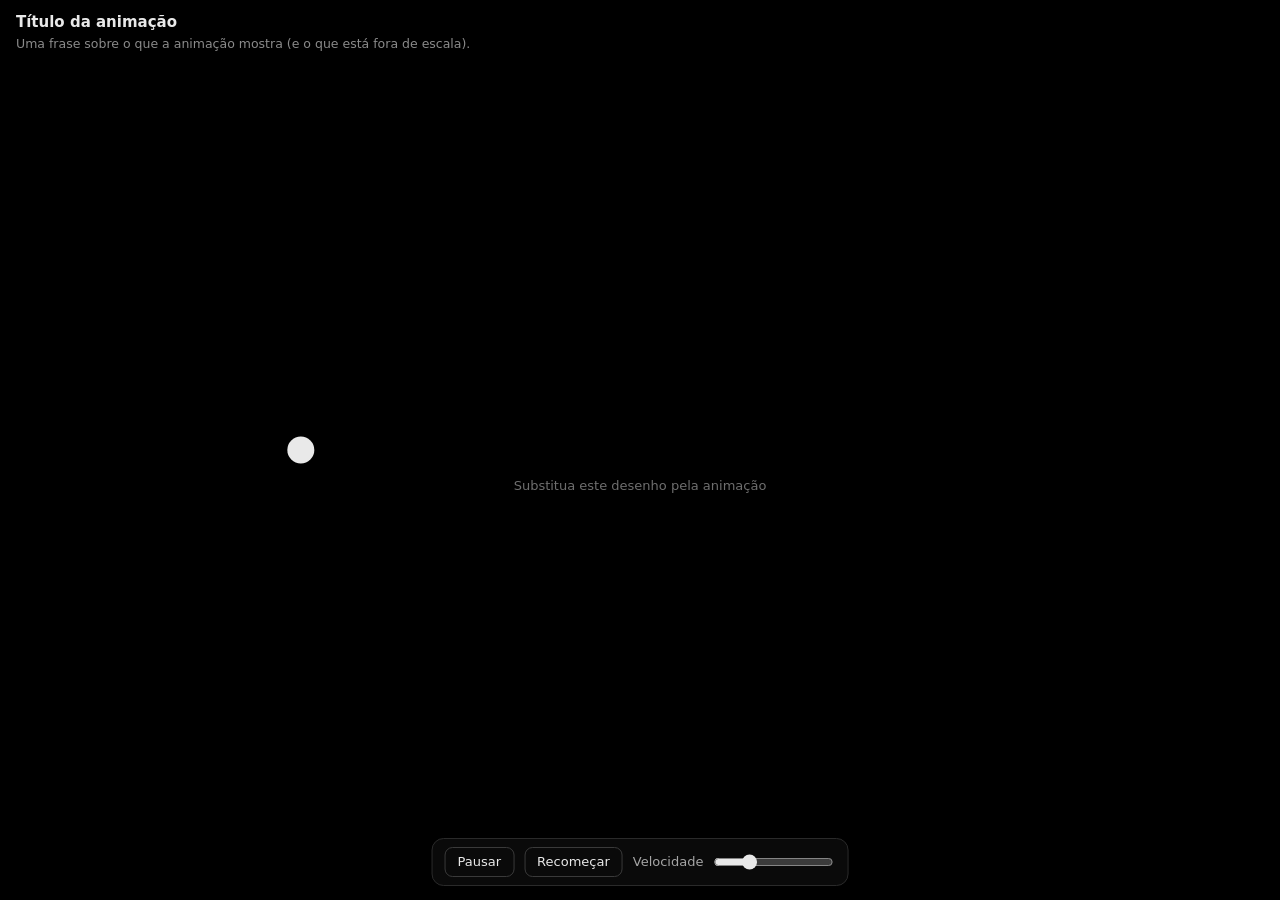
<file: animacoes/_modelo.html>
<!doctype html>
<!--
  =============================================================================
  _modelo.html: MODELO para criar uma animação do Mapa de Estudos Sol–Terra.

  Como usar:
    1. Copie este arquivo com outro nome: letras minúsculas, sem acento e sem
       espaço (ex.: "minha-animacao.html"). Arquivos que começam com "_" não
       entram no mapa; por isso este modelo não aparece na lista.
    2. Troque o <title>, a legenda e a função desenhar() (seção 4).
    3. Registre o arquivo em animacoes/manifesto.json.
  As regras completas estão em animacoes/CONTRATO.md.

  Textos editáveis (o botão "Editar textos" da janela do mapa): marque os
  textos fixos com data-texto="nome", escreva os textos do desenho como
  T_`…` e os do painel montados pelo script como H_`…` (as fórmulas e as
  contas ficam de fora). As trocas ficam no bloco "textos-editados", logo
  antes do script. Veja "Textos editáveis" no CONTRATO.md.

  Onde a animação roda: numa janela grande do mapa, dentro de um
  <iframe sandbox="allow-scripts">. Por isso:
    • tudo fica neste arquivo (HTML, CSS e JavaScript); bibliotecas, só por CDN;
    • não use localStorage, sessionStorage, cookies, alert(), window.open(),
      links que abrem abas, formulários com envio nem tela cheia: o navegador
      bloqueia tudo isso;
    • o tamanho da área muda com a janela, e a animação se ajusta sozinha.
  =============================================================================
-->
<html lang="pt-BR">
<head>
  <meta charset="utf-8">
  <meta name="viewport" content="width=device-width, initial-scale=1">
  <title>Título da animação</title>
  <style>
    /* A animação ocupa a área inteira, com fundo preto. */
    html, body {
      margin: 0;
      width: 100%;
      height: 100%;
      overflow: hidden;
      background: #000;
      color: #e9e9e9;
      font: 14px/1.4 system-ui, -apple-system, 'Segoe UI', Roboto, Arial, sans-serif;
    }
    /* O canvas cobre tudo; o tamanho em pixels é ajustado no script. */
    #tela { position: fixed; inset: 0; width: 100%; height: 100%; display: block; }

    /* Título e nota no canto superior esquerdo. A sombra preta mantém os
       textos legíveis por cima do desenho. */
    .legenda { position: fixed; left: 16px; top: 12px; right: 16px; pointer-events: none;
               text-shadow: 0 0 4px #000, 0 0 10px #000, 0 0 16px #000; }
    .legenda h1 { margin: 0; font-size: 15px; font-weight: 600; }
    .legenda p { margin: 2px 0 0; font-size: 12.5px; color: #8a8a8a; }

    /* Controles embaixo, no centro. */
    .controles {
      position: fixed;
      left: 50%;
      bottom: 14px;
      transform: translateX(-50%);
      display: flex;
      flex-wrap: wrap;
      align-items: center;
      justify-content: center;
      gap: 10px;
      max-width: calc(100% - 24px);
      padding: 8px 12px;
      border: 1px solid #2a2a2a;
      border-radius: 12px;
      background: rgba(12, 12, 12, 0.85);
    }
    button {
      height: 30px;
      padding: 0 12px;
      border: 1px solid #3a3a3a;
      border-radius: 8px;
      background: transparent;
      color: #e9e9e9;
      font: inherit;
      font-size: 13px;
      cursor: pointer;
    }
    button:hover { background: #1b1b1b; }
    label { display: inline-flex; align-items: center; gap: 8px; font-size: 13px; color: #a6a6a6; }
    input[type="range"] { width: 120px; accent-color: #e9e9e9; }

    /* Aviso de problema (ex.: uma biblioteca da internet não carregou). */
    #aviso { position: fixed; inset: 0; display: grid; place-items: center; padding: 24px; text-align: center; background: #000; }
    #aviso[hidden] { display: none; }
    #aviso p { max-width: 480px; margin: 0; line-height: 1.6; }
  </style>
</head>
<body>
  <canvas id="tela"></canvas>

  <div class="legenda">
    <h1 data-texto="titulo">Título da animação</h1>
    <p data-texto="legenda">Uma frase sobre o que a animação mostra (e o que está fora de escala).</p>
  </div>

  <div class="controles">
    <button id="bt-pausar" type="button">Pausar</button>
    <button id="bt-recomecar" type="button">Recomeçar</button>
    <label><span data-texto="controle-velocidade">Velocidade</span> <input id="velocidade" type="range" min="0.25" max="3" step="0.25" value="1"></label>
  </div>

  <div id="aviso" hidden><p></p></div>

  <!--
    Biblioteca por CDN (opcional). Use sempre uma versão fixa ("@1.2.3") e
    coloque a tag AQUI, antes do script principal. Exemplo:
      <script src="https://cdn.jsdelivr.net/npm/nome-da-biblioteca@1.2.3/dist/arquivo.min.js"></script>
    No script principal, confira se ela chegou (sem internet, não chega):
      if (typeof NomeDaBiblioteca === 'undefined') {
        mostrarAviso('Esta animação precisa de internet para carregar uma biblioteca. ' +
                     'Verifique a conexão e clique em "Recomeçar", no alto da janela.');
      }
  -->

  <!-- Os textos trocados pelo botão "Editar textos" (o app grava aqui; deixe vazio ao criar). -->
  <script type="application/json" id="textos-editados">
{
  "versao": 1,
  "painel": {},
  "gerados": {},
  "desenho": {}
}
</script>
  <script>
    'use strict';

    // -------------------------------------------------------------------------
    // 1. Esc fecha a janela do mapa. OBRIGATÓRIO: mantenha este trecho.
    //    Com o foco dentro da animação, o Esc chega aqui, e não ao mapa. Esta
    //    mensagem pede ao mapa para fechar a janela. As outras mensagens que o
    //    app aceita são as do trecho 1b (textos editáveis).
    // -------------------------------------------------------------------------
    window.addEventListener('keydown', (evento) => {
      if (evento.key === 'Escape') window.parent.postMessage({ tipo: 'fechar-animacao' }, '*');
    });

    // -------------------------------------------------------------------------
    // 1b. Textos editáveis. OBRIGATÓRIO: mantenha este trecho (veja CONTRATO.md).
    //   No app, o botão "Editar textos" da janela da animação troca: os textos fixos do painel (marcados com
    //   data-texto), os textos do painel montados por este script (H_`…`) e os textos do desenho (T_`…`).
    //   As trocas ficam no bloco JSON "textos-editados", perto do fim do HTML; o texto original continua aqui no
    //   código. Dentro de T_`…` e H_`…`, cada ${…} vira um marcador {0}, {1}…: é onde entram os números.
    //   (T_ e H_ têm o traço para não colidir com variáveis da animação, como T de temperatura.)
    // -------------------------------------------------------------------------
    const TEXTOS_EDITADOS = (() => {
      const ler = (json) => {
        try {
          const d = JSON.parse(json);
          return { painel: d.painel || {}, gerados: d.gerados || {}, desenho: d.desenho || {} };
        } catch {
          return null;
        }
      };
      // A prévia que o app manda no endereço (depois do #) vale mais que os textos gravados no arquivo.
      const previa = new URLSearchParams(location.hash.slice(1)).get('textos');
      const bloco = document.getElementById('textos-editados');
      return (previa && ler(previa)) || (bloco && ler(bloco.textContent)) || { painel: {}, gerados: {}, desenho: {} };
    })();
    const ENFEITES_PERMITIDOS = { B: 'b', STRONG: 'b', I: 'i', EM: 'i', SUP: 'sup', SUB: 'sub', SMALL: 'small', BR: 'br', SPAN: 'span' };
    /** Deixa só os enfeites permitidos: negrito, itálico, sobrescrito, subscrito, letra menor, quebra de linha e
     *  trechos (span), com a classe e nenhum outro atributo. */
    function textoSeguro(html) {
      const modelo = document.createElement('template');
      modelo.innerHTML = String(html);
      const copiar = (origem, destino) => {
        for (const no of origem.childNodes) {
          if (no.nodeType === Node.TEXT_NODE) destino.append(no.nodeValue);
          else if (no.nodeType === Node.ELEMENT_NODE && no.tagName !== 'SCRIPT' && no.tagName !== 'STYLE') {
            const nome = ENFEITES_PERMITIDOS[no.tagName];
            if (!nome) {
              copiar(no, destino);
              continue;
            }
            const novo = document.createElement(nome);
            const classe = no.getAttribute('class');
            if (/^[a-z][a-z0-9-]*( [a-z][a-z0-9-]*)*$/.test(classe || '')) novo.className = classe;     // longo, curto, cores…
            copiar(no, novo);
            destino.append(novo);
          }
        }
      };
      const saida = document.createElement('div');
      copiar(modelo.content, saida);
      return saida.innerHTML;
    }
    /** A chave de um texto do código: o próprio texto, com {0}, {1}… no lugar de cada ${…}. */
    const chaveDoTexto = (partes) => partes.reduce((chave, parte, i) => chave + (i ? `{${i - 1}}` : '') + parte, '');
    const encaixarValores = (modelo, valores) => modelo.replace(/\{(\d+)\}/g, (marca, n) => (Number(n) < valores.length ? String(valores[n]) : marca));
    const textosVistos = new Map();       // texto do desenho → quando apareceu (o app pergunta o que está na tela)
    /** Um texto do desenho (simples, sem enfeites). */
    function T_(partes, ...valores) {
      const chave = chaveDoTexto(partes);
      textosVistos.set(chave, performance.now());
      const trocado = TEXTOS_EDITADOS.desenho[chave];
      return encaixarValores(typeof trocado === 'string' ? trocado : chave, valores);
    }
    /** Um texto do painel montado por este script (pode ter negrito, itálico, sobrescrito…). */
    function H_(partes, ...valores) {
      const chave = chaveDoTexto(partes);
      const trocado = TEXTOS_EDITADOS.gerados[chave];
      return encaixarValores(typeof trocado === 'string' ? textoSeguro(trocado) : chave, valores);
    }
    // Os textos fixos do painel (marcados com data-texto) recebem as trocas assim que a página abre.
    for (const elemento of document.querySelectorAll('[data-texto]')) {
      const trocado = TEXTOS_EDITADOS.painel[elemento.dataset.texto];
      if (typeof trocado === 'string') elemento.innerHTML = textoSeguro(trocado);
    }
    /** Conta ao app onde a animação está (para a prévia dos textos voltar ao mesmo lugar). */
    function avisarOndeEsta() {
      const lugar = typeof estado === 'object' && estado ? estado : {};     // estado.perto, .passo e .parte, se houver
      window.parent.postMessage({ tipo: 'animacao-esta-em', perto: Boolean(lugar.perto), passo: Number(lugar.passo) || 0,
        parte: Number(lugar.parte) || 0 }, '*');
    }
    /** Numa prévia, volta à vista, ao passo e à parte de antes (vêm no endereço, depois do #). Fica no fim do script. */
    function voltarAoLugarDaPrevia() {
      const dados = new URLSearchParams(location.hash.slice(1));
      if (dados.get('perto') === '1' && typeof mostrarVisao === 'function') {
        mostrarVisao(true);
        if (typeof mostrarPasso === 'function') mostrarPasso(Number(dados.get('passo')) || 0);
        if (typeof mostrarParte === 'function') mostrarParte(Number(dados.get('parte')) || 0);
      }
      avisarOndeEsta();
    }
    // O app pode perguntar quais textos do desenho estão na tela agora (os usados no último segundo).
    window.addEventListener('message', (evento) => {
      if (evento.source !== window.parent || evento.data?.tipo !== 'quais-textos-na-tela') return;
      const agora = performance.now();
      const chaves = [...textosVistos].filter(([, quando]) => agora - quando < 1000).map(([chave]) => chave);
      window.parent.postMessage({ tipo: 'textos-na-tela', chaves }, '*');
    });

    // -------------------------------------------------------------------------
    // 2. Canvas nítido e do tamanho da área.
    //    "largura" e "altura" são medidas da tela (pixels CSS). O desenho usa
    //    essas medidas, e o ajuste para telas de alta resolução é automático.
    // -------------------------------------------------------------------------
    const tela = document.getElementById('tela');
    const ctx = tela.getContext('2d');
    let largura = 0;
    let altura = 0;

    function ajustarTamanho() {
      const escala = window.devicePixelRatio || 1;
      largura = window.innerWidth;
      altura = window.innerHeight;
      tela.width = Math.round(largura * escala);
      tela.height = Math.round(altura * escala);
      ctx.setTransform(escala, 0, 0, escala, 0, 0);
      desenhar(); // redesenha na hora, mesmo pausado
    }
    window.addEventListener('resize', ajustarTamanho);

    // -------------------------------------------------------------------------
    // 3. Estado e controles.
    // -------------------------------------------------------------------------
    let tempo = 0;        // tempo da animação, em segundos (não anda na pausa)
    let pausado = false;
    let velocidade = 1;

    const botaoPausar = document.getElementById('bt-pausar');
    function alternarPausa() {
      pausado = !pausado;
      botaoPausar.textContent = pausado ? 'Continuar' : 'Pausar';
    }
    botaoPausar.addEventListener('click', alternarPausa);
    document.getElementById('bt-recomecar').addEventListener('click', () => {
      tempo = 0;
      desenhar();
    });
    document.getElementById('velocidade').addEventListener('input', (evento) => {
      velocidade = Number(evento.target.value);
    });
    // Teclado é opcional: só funciona depois de clicar na animação. (Com o
    // foco num botão, o Espaço já aperta o botão; por isso a condição.)
    window.addEventListener('keydown', (evento) => {
      if (evento.key === ' ' && evento.target === document.body) {
        evento.preventDefault();
        alternarPausa();
      }
    });

    // -------------------------------------------------------------------------
    // 4. O DESENHO: substitua o conteúdo desta função.
    //    Ela desenha o quadro do instante "tempo" e precisa funcionar em
    //    qualquer tamanho de área: use largura e altura, nunca medidas fixas.
    // -------------------------------------------------------------------------
    function desenhar() {
      ctx.fillStyle = '#000';
      ctx.fillRect(0, 0, largura, altura);

      // Exemplo: um ponto que atravessa a área da esquerda para a direita.
      const menor = Math.min(largura, altura);
      const margem = menor * 0.1;
      const x = margem + ((tempo * 0.15) % 1) * (largura - 2 * margem);
      const y = altura / 2;
      ctx.fillStyle = '#e9e9e9';
      ctx.beginPath();
      ctx.arc(x, y, Math.max(4, menor * 0.015), 0, Math.PI * 2);
      ctx.fill();

      ctx.fillStyle = '#6e6e6e';
      ctx.font = '13px system-ui, sans-serif';
      ctx.textAlign = 'center';
      ctx.fillText(T_`Substitua este desenho pela animação`, largura / 2, y + 40);   // T_`…`: texto editável
    }

    // -------------------------------------------------------------------------
    // 5. Laço da animação: avança o tempo e desenha (cerca de 60 vezes por
    //    segundo). O passo é limitado para a animação não "pular" quando a
    //    aba volta a aparecer.
    // -------------------------------------------------------------------------
    let anterior = performance.now();
    function quadro(agora) {
      const passo = Math.min((agora - anterior) / 1000, 0.1);
      anterior = agora;
      if (!pausado) {
        tempo += passo * velocidade;
        desenhar();
      }
      requestAnimationFrame(quadro);
    }

    // -------------------------------------------------------------------------
    // 6. Aviso de problema na tela, em vez de uma área vazia.
    // -------------------------------------------------------------------------
    function mostrarAviso(texto) {
      const aviso = document.getElementById('aviso');
      aviso.querySelector('p').textContent = texto;
      aviso.hidden = false;
    }

    // Início.
    ajustarTamanho();
    requestAnimationFrame(quadro);
    voltarAoLugarDaPrevia();      // numa prévia dos textos, volta ao passo em que a animação estava
  </script>
</body>
</html>
</file>
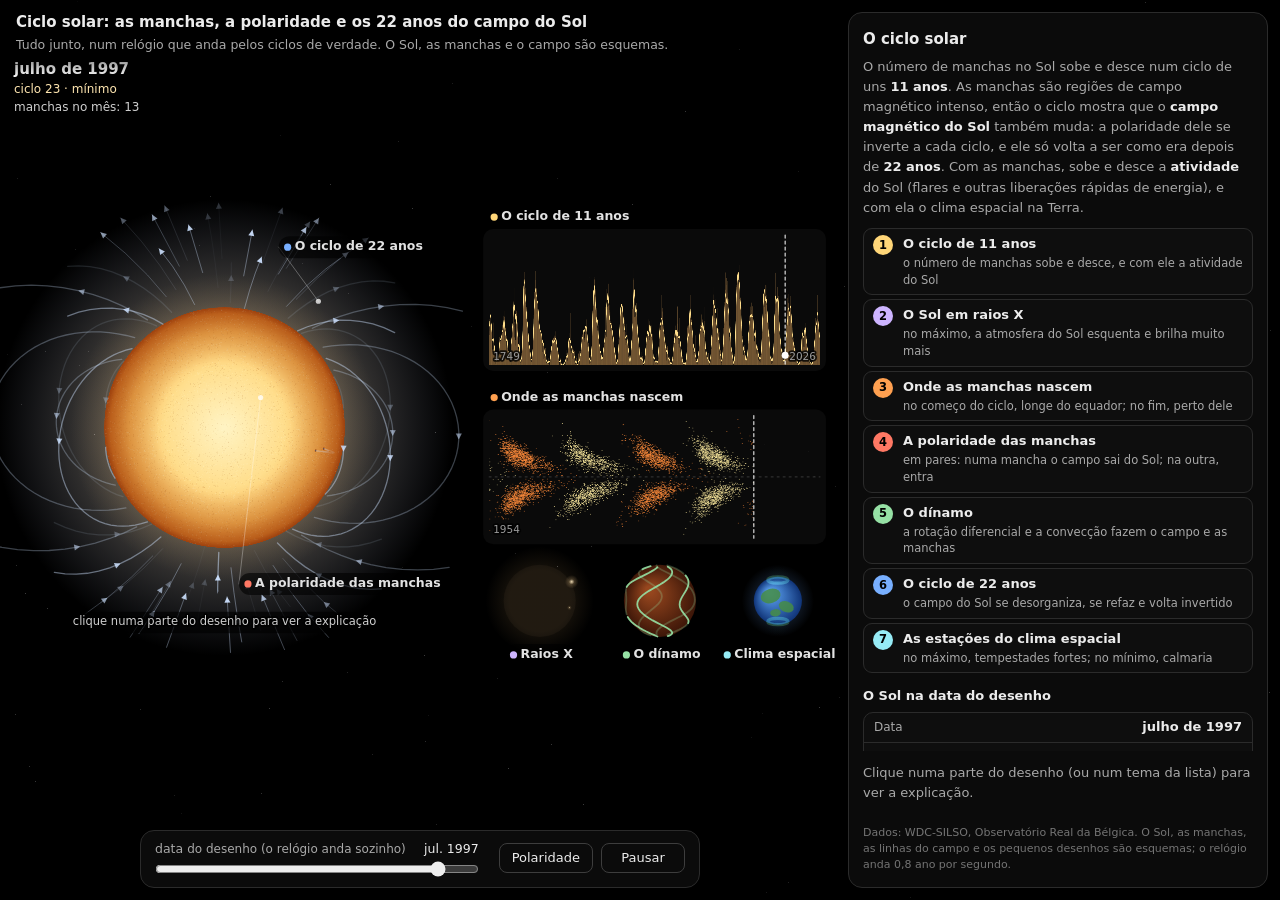
<file: animacoes/ciclo-solar.html>
<!doctype html>
<!--
  =============================================================================
  ciclo-solar.html: animação do Mapa de Estudos Sol–Terra.

  O que mostra: o ciclo das manchas solares (uns 11 anos) e o ciclo magnético
  do Sol (22 anos), com a polaridade das manchas em cada hemisfério.
    • A visão geral: tudo junto, num relógio que anda pelos ciclos de verdade
      (desde 1996): o Sol com as manchas e as linhas do campo, a curva do
      número de manchas, o diagrama de borboleta, o Sol em raios X, o dínamo e
      a Terra. Clicar numa dessas partes (no desenho ou na lista do painel)
      leva até a explicação dela: não há o seletor "De longe"/"De perto".
    • Sete temas, cada um em partes (cada parte com a sua cena):
        o ciclo de 11 anos (3): a curva desde 1749, a vida de cada mancha,
          do máximo ao mínimo;
        o Sol em raios X (2): um retrato por ano, os raios X vêm de cima da
          fotosfera;
        onde as manchas nascem (2): a lei de Spörer, o diagrama de borboleta;
        a polaridade das manchas (5): a mancha é um ímã, a da frente e a de
          trás, norte e sul, a troca no ciclo seguinte, os dois ciclos juntos
          no mínimo;
        o dínamo (2): a rotação diferencial enrola o campo, o tubo que sobe e
          vira um par;
        o ciclo de 22 anos (4): o dipolo do mínimo, a desordem do máximo e a
          volta, a inversão dos polos, o ciclo de Hale;
        as estações do clima espacial (1).
      Um ícone pequeno no canto do desenho volta à visão geral.

  A física segue a seção 2.6.3 do livro que a pessoa usuária estuda (Solar
  cycle), colada de um PDF. Acréscimos aprovados por ela (avisados na tela):
    • os dados reais: o número de manchas mês a mês do WDC-SILSO (Observatório
      Real da Bélgica), de 1749 a 2026, e a polaridade observada nos ciclos;
    • a lei de Spörer (onde as manchas nascem) e o diagrama de borboleta;
    • o modelo de Babcock (a rotação diferencial enrola o campo; tubos sobem e
      formam os pares) e o de Babcock–Leighton (o campo das manchas de trás vai
      aos polos e os inverte), aqui num modelo simples calculado ao abrir;
    • a lei de Joy (a mancha da frente fica mais perto do equador).
  Os desenhos do Sol, das manchas, das linhas do campo, dos raios X e da Terra
  são esquemas, e o tempo é acelerado.

  Feita no formato da estrutura do Sol (painel à direita, barra de controles
  embaixo do desenho, temas em partes), seguindo animacoes/CONTRATO.md.
  =============================================================================
-->
<html lang="pt-BR">
<head>
  <meta charset="utf-8">
  <meta name="viewport" content="width=device-width, initial-scale=1">
  <title>Ciclo solar</title>
  <style>
    /* Cores: branco e cinzas para a interface. No desenho, cada tema tem a sua cor (a mesma do número dele no
       painel); a polaridade é vermelha (o campo sai do Sol) e azul (o campo entra). */
    :root {
      --texto: #ececec;
      --texto-2: #a9a9a9;
      --texto-3: #747474;
      --borda: #2b2b2b;
      --borda-forte: #3d3d3d;
      --fonte-mat: Cambria, 'Cambria Math', 'STIX Two Text', Georgia, 'Times New Roman', serif;
      --largura-painel: clamp(300px, 34vw, 420px);
      --positivo: #ff6a52;
      --negativo: #5aa0ff;
    }
    * { box-sizing: border-box; }
    html, body {
      margin: 0;
      width: 100%;
      height: 100%;
      overflow: hidden;
      background: #000;
      color: var(--texto);
      font: 14px/1.45 system-ui, -apple-system, 'Segoe UI', Roboto, Arial, sans-serif;
      -webkit-font-smoothing: antialiased;
    }
    button, input { font: inherit; color: inherit; }
    sub, sup { line-height: 0; }
    [hidden] { display: none !important; }

    /* O desenho ocupa a área inteira. Por cima dele ficam o título, o painel
       de explicação (à direita) e a barra de controles (embaixo do desenho). */
    #tela { position: fixed; inset: 0; width: 100%; height: 100%; display: block; touch-action: none; }

    .topo {
      position: fixed;
      left: 16px;
      top: 12px;
      max-width: calc(100% - var(--largura-painel) - 52px);
      pointer-events: none;
      text-shadow: 0 0 4px #000, 0 0 10px #000, 0 0 16px #000;
    }
    .topo h1 { margin: 0; font-size: 15px; font-weight: 600; }
    .topo p { margin: 2px 0 0; font-size: 12.5px; color: var(--texto-2); }
    .curto { display: none; }          /* versão curta de um texto, para telas estreitas (troca com .longo) */
    .pos { color: var(--positivo); font-weight: 600; }
    .neg { color: var(--negativo); font-weight: 600; }

    /* ---- Painel de explicação ---- */
    #painel {
      position: fixed;
      top: 12px;
      right: 12px;
      bottom: 12px;
      width: var(--largura-painel);
      display: flex;
      flex-direction: column;
      gap: 12px;
      padding: 14px;
      border: 1px solid var(--borda);
      border-radius: 14px;
      background: #0b0b0b;
      overflow: hidden;
    }
    .conteudo { flex: 1; min-height: 0; overflow-x: hidden; overflow-y: auto; scrollbar-width: thin; scrollbar-color: #333 transparent; }

    /* No alto do painel, num tema: voltar à visão geral e os temas, numerados, para pular de um a outro. */
    .cabeca { flex: none; display: flex; align-items: center; justify-content: space-between; gap: 8px; }
    .cabeca .botao { padding: 0 10px 0 6px; gap: 4px; }
    .chips { display: flex; flex-wrap: wrap; justify-content: flex-end; gap: 4px; }
    .chips button {
      width: 24px;
      height: 24px;
      padding: 0;
      border: 1px solid var(--borda-forte);
      border-radius: 50%;
      background: transparent;
      color: var(--texto-2);
      font-size: 11.5px;
      font-weight: 600;
      cursor: pointer;
      position: relative;
    }
    /* A cor do tema, num pontinho embaixo do número. */
    .chips button::after { content: ''; position: absolute; left: 50%; bottom: 2px; width: 4px; height: 4px; margin-left: -2px; border-radius: 50%; background: var(--cor); }
    .chips button:hover { color: #fff; border-color: #6a6a6a; }
    .chips button.ativo { background: #ededed; border-color: #ededed; color: #000; cursor: default; }

    /* A visão geral: o resumo, a lista dos temas, as leituras de agora e os dados. */
    #resumo h2 { margin: 2px 0 6px; font-size: 15px; font-weight: 600; }
    #resumo p { margin: 0 0 10px; font-size: 13px; line-height: 1.55; color: var(--texto-2); }
    #resumo p b { color: var(--texto); font-weight: 600; }
    #resumo h3 { margin: 14px 0 6px; font-size: 13px; font-weight: 600; }
    .dica { margin: 0 0 10px; font-size: 13px; line-height: 1.55; color: var(--texto-2); }
    .leituras { margin: 0; border: 1px solid var(--borda); border-radius: 10px; background: #0e0e0e; }
    .leituras div { display: flex; align-items: baseline; justify-content: space-between; gap: 12px; padding: 5px 10px; }
    .leituras div + div { border-top: 1px solid var(--borda); }
    .leituras dt { font-size: 12px; color: var(--texto-2); }
    .leituras dd { margin: 0; font-size: 13px; font-weight: 600; white-space: nowrap; font-variant-numeric: tabular-nums; text-align: right; }
    .leituras dd small { font-size: 11.5px; font-weight: 400; color: var(--texto-2); }
    .lista-temas { list-style: none; margin: 0; padding: 0; display: grid; gap: 4px; }
    .lista-temas button {
      display: grid;
      grid-template-columns: 22px minmax(0, 1fr);
      align-items: baseline;
      gap: 0 8px;
      width: 100%;
      padding: 6px 9px;
      border: 1px solid var(--borda);
      border-radius: 9px;
      background: #0e0e0e;
      text-align: left;
      cursor: pointer;
    }
    .lista-temas button:hover { border-color: #5a5a5a; background: #151515; }
    .lista-temas .numero { align-self: center; color: #000; border-color: transparent; background: var(--cor); }
    .lista-temas strong { font-size: 13px; font-weight: 600; }
    .lista-temas small { grid-column: 2; font-size: 11.5px; color: var(--texto-2); }

    /* Num tema: as suas partes. */
    #temas { margin: 0; padding: 0; }
    .tema { display: none; }
    .tema.ativa { display: block; }
    .tema-titulo { display: flex; align-items: center; gap: 9px; margin: 0; padding: 0; font-size: 15px; font-weight: 600; }
    .tema-titulo .numero { background: var(--cor); border-color: transparent; color: #000; }
    .onde { margin: 3px 0 10px; font-size: 12.5px; color: var(--texto-2); }
    .partes { list-style: none; margin: 0; padding: 0; display: flex; flex-direction: column; gap: 6px; }
    .parte { border: 1px solid var(--borda); border-radius: 10px; background: #0e0e0e; }
    .parte-titulo {
      display: flex;
      align-items: center;
      gap: 9px;
      width: 100%;
      padding: 8px 10px;
      border: 0;
      background: transparent;
      color: var(--texto-2);
      font-size: 13px;
      font-weight: 600;
      text-align: left;
      cursor: pointer;
    }
    .parte-titulo:hover { color: var(--texto); }
    .numero {
      flex: none;
      display: inline-grid;
      place-items: center;
      width: 20px;
      height: 20px;
      border: 1px solid var(--borda-forte);
      border-radius: 50%;
      font-size: 11.5px;
      font-weight: 600;
    }
    .parte.ativo { border-color: #5a5a5a; background: #131313; }
    .parte.ativo .parte-titulo { color: #fff; cursor: default; }
    .parte.ativo .numero { background: #ededed; border-color: #ededed; color: #000; }
    .parte-corpo { display: none; padding: 0 12px 12px; }
    .parte.ativo .parte-corpo { display: block; }

    /* A frase-resumo de cada parte (no lugar de uma fórmula): "se escreve" da esquerda para a direita. */
    .formula { font-family: var(--fonte-mat); font-size: 19px; line-height: 1.55; white-space: nowrap; }
    .formula.pequena { font-size: 16px; }
    .formula.quebra { white-space: normal; line-height: 1.4; }
    .formula sup, .formula sub { position: relative; vertical-align: baseline; font-size: 0.7em; }
    .formula sup { top: -0.55em; }
    .formula sub { top: 0.25em; }
    .junto { white-space: nowrap; }
    @keyframes escrever { from { clip-path: inset(0 100% 0 0); } to { clip-path: inset(0 -6px 0 0); } }
    @keyframes surgir { from { opacity: 0; transform: translateY(3px); } to { opacity: 1; transform: none; } }
    .parte.ativo .formula { animation: escrever 0.9s ease-out both; }
    .parte.ativo .conta { animation: surgir 0.4s ease-out 0.6s both; }
    .parte.ativo .valor { animation: surgir 0.4s ease-out 0.85s both; }
    .conta { margin-top: 5px; font-size: 12.5px; color: var(--texto-2); font-variant-numeric: tabular-nums; }
    .valor { margin-top: 4px; font-size: 13px; font-variant-numeric: tabular-nums; }
    .conta + .valor { margin-top: 0; }
    .conta sup, .valor sup, .aviso sup, .explicacao sup { font-size: 0.72em; position: relative; vertical-align: baseline; top: -0.5em; }
    .conta sub, .valor sub, .explicacao sub { position: relative; vertical-align: baseline; top: 0.25em; }
    .explicacao { margin: 8px 0 0; font-size: 12.5px; line-height: 1.5; color: var(--texto-2); }
    .explicacao b { color: var(--texto); font-weight: 600; }
    .aviso { margin: 8px 0 0; padding: 6px 8px; border-left: 2px solid #8a8a8a; font-size: 12px; line-height: 1.45; color: var(--texto-2); }

    /* Rodapé do painel: o convite (visão geral) ou a troca de parte (num tema). */
    .rodape, .navegacao { flex: none; }
    .navegacao { display: flex; align-items: center; justify-content: space-between; gap: 8px; }
    .navegacao .botao { padding: 0 8px; gap: 2px; }
    #contador { font-size: 12.5px; color: var(--texto-2); white-space: nowrap; overflow: hidden; text-overflow: ellipsis; }
    .pontos { display: none; gap: 6px; }
    .pontos button {
      width: 24px;
      height: 24px;
      padding: 0;
      border: 1px solid var(--borda-forte);
      border-radius: 50%;
      background: transparent;
      color: var(--texto-2);
      font-size: 11.5px;
      font-weight: 600;
      cursor: pointer;
    }
    .pontos button:hover { color: #fff; border-color: #6a6a6a; }
    .pontos button.ativo { background: #ededed; border-color: #ededed; color: #000; cursor: default; }

    .botao {
      display: inline-flex;
      align-items: center;
      justify-content: center;
      gap: 6px;
      height: 30px;
      padding: 0 12px;
      border: 1px solid var(--borda-forte);
      border-radius: 8px;
      background: transparent;
      color: var(--texto);
      font-size: 13px;
      white-space: nowrap;
      cursor: pointer;
    }
    .botao:hover { background: #1b1b1b; }
    .botao:disabled { opacity: 0.35; cursor: default; background: transparent; }
    .botao svg { flex: none; width: 15px; height: 15px; fill: none; stroke: currentColor; stroke-width: 2; stroke-linecap: round; stroke-linejoin: round; }
    .botao.principal { background: #ededed; border-color: #ededed; color: #000; font-weight: 600; }
    .botao.principal:hover { background: #fff; }
    .botao.principal:disabled { background: #ededed; }
    .botao[aria-pressed="true"] { background: #ededed; border-color: #ededed; color: #000; }
    .nota { flex: none; margin: 0; font-size: 11px; line-height: 1.45; color: var(--texto-3); }

    /* ---- Controles: uma barra embaixo do desenho, à esquerda do painel.
       Ela mostra só os controles da cena aberta ("data-cenas"). ---- */
    .controles {
      position: fixed;
      left: 12px;
      right: calc(var(--largura-painel) + 32px);
      bottom: 12px;
      max-width: 780px;
      margin: 0 auto;
      display: flex;
      align-items: center;
      gap: 8px 20px;
      padding: 9px 14px 10px;
      border: 1px solid var(--borda);
      border-radius: 14px;
      background: #0b0b0b;
    }
    .controle { flex: 1 1 0; min-width: 0; display: grid; grid-template-columns: minmax(0, 1fr) auto; align-items: baseline; gap: 3px 8px; font-size: 12.5px; color: var(--texto-2); }
    .controle .nome { white-space: nowrap; overflow: hidden; }
    .controle .nome i { font-family: var(--fonte-mat); font-size: 15px; color: var(--texto); }
    .controle .nome small { font-size: 12px; }
    .controle output { text-align: right; color: var(--texto); font-variant-numeric: tabular-nums; white-space: nowrap; }
    .controle input { grid-column: 1 / -1; }
    input[type="range"] { width: 100%; min-width: 0; height: 16px; margin: 0; accent-color: #ededed; cursor: pointer; }
    .botoes { flex: none; display: flex; gap: 8px; margin-left: auto; }
    #bt-pausar { min-width: 84px; }
    @media (min-width: 761px) and (min-height: 381px) {
      body[data-controles="1"] .controles { max-width: 560px; }
      body[data-controles="0"] .controles { max-width: none; width: max-content; }
    }

    /* Só uma das duas partes do conteúdo aparece de cada vez. */
    body:not(.perto) .so-perto { display: none !important; }
    body.perto .so-longe { display: none !important; }

    /* ---- Janelas baixas: só a parte aberta aparece, com os números para trocar ---- */
    @media (max-height: 700px) {
      .parte:not(.ativo) { display: none; }
      .pontos { display: flex; }
      #contador { display: none; }
    }
    @media (max-height: 540px) {
      .dica { display: none; }
    }
    @media (max-height: 520px) {
      .nota { display: none; }
    }
    @media (max-height: 460px) {
      #painel { top: 8px; bottom: 8px; padding: 12px; gap: 10px; }
      .controles { bottom: 8px; }
    }
    @media (max-width: 1180px) {
      .controle .nome small { display: none; }
    }
    @media (max-width: 1060px) {
      .navegacao .rotulo { display: none; }
      .navegacao .botao { width: 34px; padding: 0; }
    }
    @media (max-width: 1000px) and (max-height: 700px) {
      .dica { display: none; }
    }
    @media (max-width: 1000px) and (max-height: 640px) {
      .nota { display: none; }
    }
    @media (max-width: 920px) {
      .controles { gap: 8px 14px; }
      #bt-pausar { min-width: 76px; }
      .cabeca .rotulo { display: none; }
      .cabeca .botao { width: 34px; padding: 0; }
    }
    @media (max-width: 860px) {
      .longo { display: none; }
      .curto { display: inline; }
    }

    /* ---- Telas estreitas (ou muito baixas): tudo num painel compacto, embaixo ---- */
    @media (max-width: 760px), (max-height: 380px) {
      :root { --largura-painel: 0px; }
      .topo { left: 12px; top: 8px; max-width: calc(100% - 24px); }
      .topo h1 { font-size: 13px; }
      .topo p { font-size: 11.5px; }
      #painel {
        top: auto;
        left: 8px;
        right: 8px;
        bottom: 8px;
        width: auto;
        max-height: 62%;
        display: grid;
        grid-template-columns: minmax(0, 1fr) auto;
        grid-template-rows: auto minmax(0, 1fr) auto;
        gap: 8px;
        padding: 10px;
        border-radius: 12px;
      }
      .cabeca { grid-column: 1; grid-row: 1; }
      body:not(.perto) .cabeca { display: none; }
      .navegacao { grid-column: 2; grid-row: 1; }
      .navegacao .botao { width: 32px; padding: 0; }
      .navegacao .rotulo, .pontos, #contador { display: none; }
      .conteudo { grid-column: 1 / -1; grid-row: 2; }
      body:not(.perto) .conteudo { grid-row: 1 / 3; }
      .controles {
        position: static;
        grid-column: 1 / -1;
        grid-row: 3;
        max-width: none;
        margin: 0;
        padding: 0;
        border: 0;
        border-radius: 0;
        background: transparent;
        gap: 8px 10px;
        align-items: end;
      }
      .cabeca .rotulo { display: none; }
      .cabeca .botao { width: 32px; padding: 0; }
      .chips button { width: 22px; height: 22px; font-size: 11px; }
      .parte:not(.ativo), .onde { display: none; }
      .tema-titulo { display: none; }
      .parte, .parte.ativo { border: 0; background: transparent; }
      .parte-titulo { padding: 0 0 2px; }
      .parte-corpo { padding: 0; }
      .parte .numero { display: none; }
      .formula { font-size: 16px; line-height: 1.35; }
      .explicacao, .conta, .aviso, .nota, .rodape, #resumo h2, #resumo p, #resumo h3, .leituras { display: none; }
      .valor { margin-top: 2px; }
      .lista-temas { display: flex; flex-wrap: wrap; gap: 4px; }
      .lista-temas button { display: flex; align-items: center; gap: 6px; width: auto; padding: 3px 8px 3px 4px; }
      .lista-temas small { display: none; }
      .lista-temas strong { font-size: 12px; }
      .lista-temas .numero { width: 18px; height: 18px; font-size: 10.5px; }
      .controle { font-size: 11.5px; gap: 0 4px; }
      .controle .nome small { display: none; }
      .botoes .botao { padding: 0 9px; }
      #bt-pausar { min-width: 0; }
    }
    @media (max-height: 420px) and (max-width: 760px), (max-height: 380px) {
      .topo p, .parte-titulo { display: none; }
      .valor { font-size: 12px; }
    }
    @media (max-width: 420px) {
      .formula { font-size: 14.5px; }
    }
    @media (prefers-reduced-motion: reduce) {
      .parte.ativo .formula, .parte.ativo .conta, .parte.ativo .valor { animation: none; }
    }
  </style>
</head>
<body>
  <canvas id="tela"></canvas>

  <div class="topo">
    <h1>Ciclo solar<span class="longo" data-texto="titulo-complemento">: as manchas, a polaridade e os 22 anos do campo do Sol</span></h1>
    <p id="subtitulo"></p>
  </div>

  <aside id="painel" aria-label="Explicação e controles">
    <div class="cabeca so-perto">
      <button id="bt-voltar" type="button" class="botao" title="Voltar à visão geral">
        <svg viewBox="0 0 24 24" aria-hidden="true"><circle cx="12" cy="12" r="5.5"/><path d="M12 2.5v2M12 19.5v2M2.5 12h2M19.5 12h2M5.3 5.3l1.4 1.4M17.3 17.3l1.4 1.4M5.3 18.7l1.4-1.4M17.3 6.7l1.4-1.4"/></svg><span class="rotulo" data-texto="botao-voltar">Visão geral</span></button>
      <div class="chips" role="group" aria-label="Ir para o tema"></div>
    </div>

    <div class="conteudo">
      <!-- A visão geral -->
      <section id="resumo" class="so-longe">
        <h2 data-texto="resumo-titulo">O ciclo solar</h2>
        <p data-texto="resumo-texto">O número de manchas no Sol sobe e desce num ciclo de uns <b>11 anos</b>. As manchas são regiões de
          campo magnético intenso, então o ciclo mostra que o <b>campo magnético do Sol</b> também muda: a polaridade
          dele se inverte a cada ciclo, e ele só volta a ser como era depois de <b>22 anos</b>. Com as manchas, sobe e
          desce a <b>atividade</b> do Sol (flares e outras liberações rápidas de energia), e com ela o clima espacial
          na Terra.</p>
        <ul class="lista-temas" aria-label="Os temas"></ul>
        <h3 data-texto="leituras-titulo">O Sol na data do desenho</h3>
        <dl class="leituras">
          <div><dt data-texto="leitura-l-data">Data</dt><dd id="l-data"></dd></div>
          <div><dt data-texto="leitura-l-ciclo">Ciclo</dt><dd id="l-ciclo"></dd></div>
          <div><dt data-texto="leitura-l-manchas">Número de manchas no mês</dt><dd id="l-manchas"></dd></div>
          <div><dt data-texto="leitura-l-media">Média de 13 meses</dt><dd id="l-media"></dd></div>
          <div><dt data-texto="leitura-l-fase">Fase do ciclo</dt><dd id="l-fase"></dd></div>
          <div><dt data-texto="leitura-l-frente">Mancha da frente no norte</dt><dd id="l-frente"></dd></div>
          <div><dt data-texto="leitura-l-polo">Polo norte do Sol</dt><dd id="l-polo"></dd></div>
        </dl>
        <h3 data-texto="dados-titulo">Os dados</h3>
        <p class="explicacao" id="dados-texto"></p>
      </section>

      <!-- Num tema: as suas partes. -->
      <div id="temas" class="so-perto" data-palavra-do-grupo="Tema">

        <section class="tema" data-passo="0" style="--cor: rgb(255, 214, 120)">
          <h2 class="tema-titulo passo-titulo"><span class="numero">1</span><span data-texto="passo-1-titulo">O ciclo de 11 anos</span></h2>
          <p class="onde" data-texto="passo-1-explicacao">o número de manchas sobe e desce, e com ele a atividade do Sol</p>
          <ol class="partes">
            <li class="parte" data-parte="0">
              <button class="parte-titulo" type="button"><span class="numero">1</span><span data-texto="passo-1-parte-1-titulo">Sobe e desce a cada 11 anos</span></button>
              <div class="parte-corpo">
                <div class="formula pequena quebra"><span class="junto">um ciclo de manchas</span> <span class="junto">≈ 11 anos</span></div>
                <div class="valor" id="valor-1-1"></div>
                <div class="conta" id="conta-1-1"></div>
                <p class="explicacao" data-texto="passo-1-parte-1-explicacao">O número de manchas no Sol cresce e diminui num ciclo de uns <b>11 anos</b>.
                  Desde os anos 1800, vários observatórios observam as manchas todos os dias, e o ciclo se repete há
                  séculos (a Figura 2.5 do livro). Ele é <b>quase regular</b>: cada ciclo tem a sua duração e a sua
                  altura.</p>
                <p class="aviso" id="aviso-1-1"></p>
              </div>
            </li>
            <li class="parte" data-parte="1">
              <button class="parte-titulo" type="button"><span class="numero">2</span><span data-texto="passo-1-parte-2-titulo">Cada mancha vive pouco</span></button>
              <div class="parte-corpo">
                <div class="formula pequena quebra"><span class="junto">uma mancha vive</span> <span class="junto">de 1 a 100 dias</span></div>
                <div class="valor" id="valor-1-2"></div>
                <p class="explicacao" data-texto="passo-1-parte-2-explicacao">O número de manchas muda o tempo todo: uma mancha costuma durar de 1 a 100
                  dias. Manchas nascem e somem sem parar, mas o total acompanha o ciclo quase regular de 11 anos.</p>
                <p class="aviso" data-texto="passo-1-parte-2-explicacao-2">A vida de cada mancha do desenho é sorteada entre 1 e 100 dias (esquema), e o
                  tempo é acelerado. A quantidade média segue o número de manchas real do ano escolhido.</p>
              </div>
            </li>
            <li class="parte" data-parte="2">
              <button class="parte-titulo" type="button"><span class="numero">3</span><span data-texto="passo-1-parte-3-titulo">Do máximo ao mínimo</span></button>
              <div class="parte-corpo">
                <div class="formula pequena quebra"><span class="junto">máximo → mínimo:</span> <span class="junto">uns 5 a 6 anos</span></div>
                <div class="valor" id="valor-1-3"></div>
                <p class="explicacao" data-texto="passo-1-parte-3-explicacao">O intervalo mais ativo, com mais energia, é o <b>máximo solar</b>; o de menos
                  atividade é o <b>mínimo solar</b>. Do máximo ao mínimo passam uns 5 a 6 anos.</p>
                <p class="aviso" id="aviso-1-3"></p>
              </div>
            </li>
          </ol>
        </section>

        <section class="tema" data-passo="1" style="--cor: rgb(205, 180, 255)">
          <h2 class="tema-titulo passo-titulo"><span class="numero">2</span><span data-texto="passo-2-titulo">O Sol em raios X</span></h2>
          <p class="onde" data-texto="passo-2-explicacao">no máximo, a atmosfera do Sol esquenta e brilha muito mais</p>
          <ol class="partes">
            <li class="parte" data-parte="0">
              <button class="parte-titulo" type="button"><span class="numero">1</span><span data-texto="passo-2-parte-1-titulo">Um retrato por ano</span></button>
              <div class="parte-corpo">
                <div class="formula pequena quebra"><span class="junto">máximo: muitos pontos brilhantes</span> · <span class="junto">mínimo: quase preto</span></div>
                <div class="valor" id="valor-2-1"></div>
                <p class="explicacao" data-texto="passo-2-parte-1-explicacao">A Prancha 3 do livro junta fotos do Sol em raios X tiradas pelo satélite
                  japonês Yohkoh ao longo de um ciclo de 11 anos, uma por ano. A quantidade de raios X sobe e desce com o
                  ciclo. No <b>máximo</b>, a atmosfera do Sol tem muitos lugares que brilham em raios X; no
                  <b>mínimo</b>, ela fica quase preta: quase não há aquecimento na alta atmosfera.</p>
                <p class="aviso" data-texto="passo-2-parte-1-explicacao-2">Os retratos são desenhos, não as fotos do Yohkoh. O brilho de cada ano segue o
                  número de manchas real daquele ano (1991 a 2001, os anos em que o Yohkoh observou o Sol).</p>
              </div>
            </li>
            <li class="parte" data-parte="1">
              <button class="parte-titulo" type="button"><span class="numero">2</span><span data-texto="passo-2-parte-2-titulo">Os raios X vêm de cima da superfície</span></button>
              <div class="parte-corpo">
                <div class="formula pequena quebra"><span class="junto">raios X</span> ← <span class="junto">gás a ~1 milhão de K</span></div>
                <div class="valor" id="valor-2-2"></div>
                <p class="explicacao" data-texto="passo-2-parte-2-explicacao">Raios X são radiação eletromagnética muito energética: eles saem de um gás
                  aquecido a cerca de <b>1 milhão de kelvin</b>. Por isso não vêm da superfície do Sol, e sim da
                  <b>atmosfera acima da fotosfera</b>. As manchas estão ligadas à atividade do Sol: flares e outras
                  liberações rápidas de energia aquecem regiões da atmosfera a muitos milhões de kelvin.</p>
                <p class="aviso" data-texto="passo-2-parte-2-explicacao-2">A temperatura da fotosfera (5 800 K) vem da seção 2.5 do livro. Os laços, as
                  temperaturas no desenho e o brilho são um esquema.</p>
              </div>
            </li>
          </ol>
        </section>

        <section class="tema" data-passo="2" style="--cor: rgb(255, 160, 80)">
          <h2 class="tema-titulo passo-titulo"><span class="numero">3</span><span data-texto="passo-3-titulo">Onde as manchas nascem</span></h2>
          <p class="onde" data-texto="passo-3-explicacao">no começo do ciclo, longe do equador; no fim, perto dele</p>
          <ol class="partes">
            <li class="parte" data-parte="0">
              <button class="parte-titulo" type="button"><span class="numero">1</span><span data-texto="passo-3-parte-1-titulo">Cada vez mais perto do equador</span></button>
              <div class="parte-corpo">
                <div class="formula pequena quebra"><span class="junto">começo do ciclo: ~30°</span> → <span class="junto">fim: ~7°</span></div>
                <div class="valor" id="valor-3-1"></div>
                <p class="explicacao" data-texto="passo-3-parte-1-explicacao">As manchas não aparecem em qualquer lugar do Sol. No começo de um ciclo, elas
                  nascem em latitudes de uns 30°, nos dois hemisférios. Com os anos, as novas vão nascendo cada vez mais
                  perto do equador, até o ciclo acabar (<b>lei de Spörer</b>).</p>
                <p class="aviso" data-texto="passo-3-parte-1-explicacao-2">Acréscimo: o texto do livro não fala da latitude das manchas. A latitude média
                  do desenho segue uma curva usada nos estudos do ciclo (Hathaway, 2011): 28° × e<sup>−t/90</sup>, com
                  <i>t</i> em meses desde o começo do ciclo. A largura da faixa é um esquema.</p>
              </div>
            </li>
            <li class="parte" data-parte="1">
              <button class="parte-titulo" type="button"><span class="numero">2</span><span data-texto="passo-3-parte-2-titulo">O diagrama de borboleta</span></button>
              <div class="parte-corpo">
                <div class="formula pequena quebra"><span class="junto">latitude × tempo</span> = <span class="junto">asas de borboleta</span></div>
                <div class="valor" id="valor-3-2"></div>
                <p class="explicacao" data-texto="passo-3-parte-2-explicacao">Marcando a latitude de cada mancha ao longo do tempo, cada ciclo desenha um par
                  de asas, uma em cada hemisfério: é o <b>diagrama de borboleta</b>. Perto de cada mínimo, as asas se
                  encostam: as últimas manchas do ciclo velho, perto do equador, convivem com as primeiras do novo, em
                  latitudes altas.</p>
                <p class="aviso" data-texto="passo-3-parte-2-explicacao-2">Acréscimo, montado com a lei de Spörer e o número de manchas real de cada mês:
                  os pontos não são as posições medidas das manchas. As cores separam um ciclo do seguinte.</p>
              </div>
            </li>
          </ol>
        </section>

        <section class="tema" data-passo="3" style="--cor: rgb(255, 120, 100)">
          <h2 class="tema-titulo passo-titulo"><span class="numero">4</span><span data-texto="passo-4-titulo">A polaridade das manchas</span></h2>
          <p class="onde" data-texto="passo-4-explicacao">em pares: numa mancha o campo sai do Sol; na outra, entra</p>
          <ol class="partes">
            <li class="parte" data-parte="0">
              <button class="parte-titulo" type="button"><span class="numero">1</span><span data-texto="passo-4-parte-1-titulo">Uma mancha é um ímã</span></button>
              <div class="parte-corpo">
                <div class="formula pequena quebra"><span class="junto"><span class="pos">+</span> : o campo sai</span> · <span class="junto"><span class="neg">−</span> : o campo entra</span></div>
                <p class="explicacao" data-texto="passo-4-parte-1-explicacao">As manchas são regiões de <b>campo magnético intenso</b>, e costumam aparecer
                  em pares. Numa mancha do par, o campo sai do Sol: é a polaridade <span class="pos">positiva</span>
                  (ou norte). Na outra, ele entra: polaridade <span class="neg">negativa</span> (ou sul). Entre as
                  duas, o campo forma um laço acima da superfície.</p>
                <p class="aviso" data-texto="passo-4-parte-1-explicacao-2">Acréscimo: o texto fala dos pares de manchas, mas não descreve o laço. As cores
                  são uma convenção desta animação: vermelho onde o campo sai, azul onde entra.</p>
              </div>
            </li>
            <li class="parte" data-parte="1">
              <button class="parte-titulo" type="button"><span class="numero">2</span><span data-texto="passo-4-parte-2-titulo">A mancha da frente e a de trás</span></button>
              <div class="parte-corpo">
                <div class="formula pequena quebra"><span class="junto">da frente:</span> <span class="junto">a que vai na frente na rotação</span></div>
                <div class="valor" id="valor-4-2"></div>
                <p class="explicacao" data-texto="passo-4-parte-2-explicacao">O Sol gira, e uma das manchas do par vai na frente: é a <b>mancha da
                  frente</b> (ou líder). A outra é a <b>mancha de trás</b>. O par também fica um pouco inclinado: a
                  mancha da frente fica mais perto do equador, e a inclinação cresce com a latitude (<b>lei de
                  Joy</b>).</p>
                <p class="aviso" data-texto="passo-4-parte-2-explicacao-2">Acréscimo: a lei de Joy. A inclinação do desenho é um esquema (metade da
                  latitude), e a distância entre as manchas está exagerada.</p>
              </div>
            </li>
            <li class="parte" data-parte="2">
              <button class="parte-titulo" type="button"><span class="numero">3</span><span data-texto="passo-4-parte-3-titulo">Norte e sul: polaridades opostas</span></button>
              <div class="parte-corpo">
                <div class="formula pequena quebra"><span class="junto">ciclo 25: norte, frente <span class="pos">+</span></span> · <span class="junto">sul, frente <span class="neg">−</span></span></div>
                <div class="valor" id="valor-4-3"></div>
                <p class="explicacao" data-texto="passo-4-parte-3-explicacao">Durante um ciclo de 11 anos, as manchas da frente de um hemisfério têm
                  <b>sempre a mesma polaridade</b>, e ela é oposta à das manchas da frente do outro hemisfério. No ciclo de
                  agora, o ciclo 25 (desde dezembro de 2019), as manchas da frente são <span class="pos">positivas</span>
                  no hemisfério norte e <span class="neg">negativas</span> no sul.</p>
                <p class="aviso" data-texto="passo-4-parte-3-explicacao-2">Acréscimo: qual polaridade vale em cada ciclo é observado (o texto dá só a
                  regra). As posições das manchas são um esquema.</p>
              </div>
            </li>
            <li class="parte" data-parte="3">
              <button class="parte-titulo" type="button"><span class="numero">4</span><span data-texto="passo-4-parte-4-titulo">No ciclo seguinte, tudo troca</span></button>
              <div class="parte-corpo">
                <div class="formula pequena quebra"><span class="junto">ciclo 24: norte, frente <span class="neg">−</span></span> → <span class="junto">ciclo 25: norte, frente <span class="pos">+</span></span></div>
                <div class="valor" id="valor-4-4"></div>
                <p class="explicacao" data-texto="passo-4-parte-4-explicacao">Nos 11 anos seguintes, as polaridades se invertem. No ciclo 24 (de 2008 a
                  2019), as manchas da frente eram <span class="neg">negativas</span> no norte e
                  <span class="pos">positivas</span> no sul; no ciclo 25, é o contrário. A polaridade dos pares de
                  manchas segue, assim, um ciclo de 22 anos.</p>
                <p class="aviso" data-texto="passo-4-parte-4-explicacao-2">A polaridade das manchas é medida desde 1908, quando George Hale mediu o campo
                  magnético delas. Para os ciclos mais antigos, a regra deve ser a mesma, mas ninguém a mediu.</p>
              </div>
            </li>
            <li class="parte" data-parte="4">
              <button class="parte-titulo" type="button"><span class="numero">5</span><span data-texto="passo-4-parte-5-titulo">No mínimo, os dois ciclos juntos</span></button>
              <div class="parte-corpo">
                <div class="formula pequena quebra"><span class="junto">ciclo velho: perto do equador</span> · <span class="junto">ciclo novo: longe, polaridade trocada</span></div>
                <div class="valor" id="valor-4-5"></div>
                <p class="explicacao" data-texto="passo-4-parte-5-explicacao">Perto de um mínimo, as últimas manchas do ciclo velho, perto do equador,
                  convivem com as primeiras do ciclo novo, em latitudes altas. As do ciclo novo já nascem com a
                  polaridade trocada: é assim que se sabe que um ciclo novo começou.</p>
                <p class="aviso" data-texto="passo-4-parte-5-explicacao-2">Acréscimo (junta a lei de Spörer e a polaridade de cada ciclo). Quantas manchas
                  são de cada ciclo, mês a mês, é um esquema.</p>
              </div>
            </li>
          </ol>
        </section>

        <section class="tema" data-passo="4" style="--cor: rgb(150, 225, 165)">
          <h2 class="tema-titulo passo-titulo"><span class="numero">5</span><span data-texto="passo-5-titulo">O dínamo</span></h2>
          <p class="onde" data-texto="passo-5-explicacao">a rotação diferencial e a convecção fazem o campo e as manchas</p>
          <ol class="partes">
            <li class="parte" data-parte="0">
              <button class="parte-titulo" type="button"><span class="numero">1</span><span data-texto="passo-5-parte-1-titulo">A rotação diferencial enrola o campo</span></button>
              <div class="parte-corpo">
                <div class="formula pequena quebra"><span class="junto">equador: 25 dias por volta</span> · <span class="junto">polos: 36 dias</span></div>
                <div class="valor" id="valor-5-1"></div>
                <p class="explicacao" data-texto="passo-5-parte-1-explicacao">O campo magnético do Sol é gerado e modulado pelo <b>dínamo</b> do Sol,
                  movido pela <b>rotação diferencial</b> e pela <b>convecção</b>. No mínimo, as linhas do campo vão de
                  um polo ao outro, logo abaixo da superfície. Como o equador gira mais depressa que os polos, ele
                  arrasta as linhas, que vão se esticando e se enrolando em volta do Sol. No norte e no sul, o campo
                  enrolado fica apontando para lados opostos.</p>
                <p class="aviso" data-texto="passo-5-parte-1-explicacao-2">Acréscimo: o modelo de Babcock (o texto só diz que o dínamo é movido pela
                  rotação diferencial e pela convecção). Os 25 e 36 dias vêm da seção 2.5; a curva entre eles é um
                  esquema. No Sol, o campo leva uns três anos (dezenas de voltas) para ficar bem enrolado.</p>
              </div>
            </li>
            <li class="parte" data-parte="1">
              <button class="parte-titulo" type="button"><span class="numero">2</span><span data-texto="passo-5-parte-2-titulo">Um tubo sobe e vira um par</span></button>
              <div class="parte-corpo">
                <div class="formula pequena quebra"><span class="junto">tubo de campo</span> → <span class="junto">laço</span> → <span class="junto">par de manchas</span></div>
                <div class="valor" id="valor-5-2"></div>
                <p class="explicacao" data-texto="passo-5-parte-2-explicacao">O campo enrolado se junta em tubos. Um pedaço do tubo sobe pela zona
                  convectiva, fura a superfície e forma um laço: onde o tubo sai, nasce uma mancha
                  <span class="pos">positiva</span>; onde ele volta a entrar, uma <span class="neg">negativa</span>.
                  Como o campo enrolado aponta para lados opostos no norte e no sul, a ordem das polaridades também é
                  oposta: é a regra das manchas da frente.</p>
                <p class="aviso" data-texto="passo-5-parte-2-explicacao-2">Acréscimo (modelo de Babcock). O tubo sobe também porque o gás dentro dele,
                  com o campo, é mais leve que o de fora.</p>
              </div>
            </li>
          </ol>
        </section>

        <section class="tema" data-passo="5" style="--cor: rgb(120, 175, 255)">
          <h2 class="tema-titulo passo-titulo"><span class="numero">6</span><span data-texto="passo-6-titulo">O ciclo de 22 anos</span></h2>
          <p class="onde" data-texto="passo-6-explicacao">o campo do Sol se desorganiza, se refaz e volta invertido</p>
          <ol class="partes">
            <li class="parte" data-parte="0">
              <button class="parte-titulo" type="button"><span class="numero">1</span><span data-texto="passo-6-parte-1-titulo">No mínimo, um dipolo</span></button>
              <div class="parte-corpo">
                <div class="formula pequena quebra"><span class="junto">o campo sai de um hemisfério</span> <span class="junto">e entra no outro</span></div>
                <div class="valor" id="valor-6-1"></div>
                <p class="explicacao" data-texto="passo-6-parte-1-explicacao">No mínimo solar, o campo do Sol é relativamente simples e organizado, parecido
                  com o de um <b>dipolo</b> (um ímã em barra): o campo sai de um hemisfério e entra no outro.</p>
                <p class="aviso" data-texto="passo-6-parte-1-explicacao-2">As linhas do campo são um esquema. No mínimo de dezembro de 2019, o campo saía
                  pelo hemisfério norte (observado).</p>
              </div>
            </li>
            <li class="parte" data-parte="1">
              <button class="parte-titulo" type="button"><span class="numero">2</span><span data-texto="passo-6-parte-2-titulo">Do dipolo à desordem, e de volta</span></button>
              <div class="parte-corpo">
                <div class="formula pequena quebra"><span class="junto">mínimo → máximo → mínimo</span> <span class="junto">(uns 5 a 6 anos cada)</span></div>
                <div class="valor" id="valor-6-2"></div>
                <p class="explicacao" data-texto="passo-6-parte-2-explicacao">Nos 5 a 6 anos até o máximo, o dipolo some aos poucos, e o campo fica
                  desorganizado e cheio de estruturas. Passado o máximo, nos 5 a 6 anos seguintes, o campo volta a se
                  organizar e a ficar mais parecido com um dipolo. No começo dessa volta, o dipolo ainda fraco pode estar
                  <b>muito inclinado</b> em relação ao eixo de rotação do Sol; perto do mínimo, ele vai se alinhando com o
                  eixo. E o dipolo que se refaz tem a <b>polaridade oposta</b> à do anterior.</p>
                <p class="aviso" data-texto="passo-6-parte-2-explicacao-2">A força e a inclinação do dipolo saem de um modelo simples (esquema): a força
                  vem do campo dos polos (parte 3), e a inclinação cresce com o número de manchas.</p>
              </div>
            </li>
            <li class="parte" data-parte="2">
              <button class="parte-titulo" type="button"><span class="numero">3</span><span data-texto="passo-6-parte-3-titulo">Como os polos se invertem</span></button>
              <div class="parte-corpo">
                <div class="formula pequena quebra"><span class="junto">campo das manchas de trás</span> → <span class="junto">polos</span></div>
                <div class="valor" id="valor-6-3"></div>
                <p class="explicacao" data-texto="passo-6-parte-3-explicacao">Quando os pares se desfazem, o campo das manchas da frente dos dois
                  hemisférios se encontra no equador e se cancela (elas têm polaridades opostas). O das manchas de trás,
                  mais longe do equador, é levado aos poucos para os polos: apaga o campo antigo e forma um novo, com a
                  polaridade oposta.</p>
                <p class="aviso" id="aviso-6-3"></p>
              </div>
            </li>
            <li class="parte" data-parte="3">
              <button class="parte-titulo" type="button"><span class="numero">4</span><span data-texto="passo-6-parte-4-titulo">22 anos: o ciclo de Hale</span></button>
              <div class="parte-corpo">
                <div class="formula pequena quebra"><span class="junto">2 ciclos de manchas</span> = <span class="junto">1 ciclo magnético (22 anos)</span></div>
                <div class="valor" id="valor-6-4"></div>
                <p class="explicacao" data-texto="passo-6-parte-4-explicacao">Essa troca de polaridade define o ciclo magnético de 22 anos do Sol, chamado de
                  <b>ciclo duplo</b> ou <b>ciclo de Hale</b>. A polaridade dos pares de manchas segue o mesmo ciclo: nos
                  primeiros 11 anos, as manchas da frente de cada hemisfério têm uma polaridade; nos 11 seguintes, a
                  oposta. Só depois de dois ciclos tudo volta a ser como era.</p>
              </div>
            </li>
          </ol>
        </section>

        <section class="tema" data-passo="6" style="--cor: rgb(150, 235, 245)">
          <h2 class="tema-titulo passo-titulo"><span class="numero">7</span><span data-texto="passo-7-titulo">As estações do clima espacial</span></h2>
          <p class="onde" data-texto="passo-7-explicacao">no máximo, tempestades fortes; no mínimo, calmaria</p>
          <ol class="partes">
            <li class="parte" data-parte="0">
              <button class="parte-titulo" type="button"><span class="numero">1</span><span data-texto="passo-7-parte-1-titulo">Máximo agitado, mínimo calmo</span></button>
              <div class="parte-corpo">
                <div class="formula pequena quebra"><span class="junto">máximo: clima espacial severo provável</span> · <span class="junto">mínimo: calmo</span></div>
                <div class="valor" id="valor-7-1"></div>
                <p class="explicacao" data-texto="passo-7-parte-1-explicacao">Como a atividade do Sol segue o ciclo das manchas, o número de perturbações
                  solares que atingem a Terra também segue. O clima espacial tem "estações": o máximo solar traz grande
                  chance de clima espacial severo, e o mínimo, um clima espacial calmo na maior parte do tempo. A Terra
                  fica na atmosfera de fora do Sol, a coroa e o vento solar: <b>vivemos na atmosfera do Sol</b>.</p>
                <p class="aviso" data-texto="passo-7-parte-1-explicacao-2">Os flares, as nuvens de plasma, o vento e a aurora do desenho são um esquema: a
                  frequência deles acompanha o número de manchas.</p>
              </div>
            </li>
          </ol>
        </section>
      </div>
    </div>

    <div class="rodape so-longe">
      <p class="dica" data-texto="dica">Clique numa parte do desenho (ou num tema da lista) para ver a explicação.</p>
    </div>
    <div class="navegacao so-perto">
      <button id="bt-anterior" type="button" class="botao" title="Parte anterior" aria-label="Parte anterior">
        <svg viewBox="0 0 24 24" aria-hidden="true"><path d="m15 5-7 7 7 7"/></svg><span class="rotulo" data-texto="botao-anterior">Anterior</span></button>
      <span id="contador"></span>
      <div class="pontos" role="group" aria-label="Ir para a parte"></div>
      <button id="bt-proximo" type="button" class="botao principal" title="Próxima parte" aria-label="Próxima parte">
        <span class="rotulo" id="rotulo-proximo"></span><svg viewBox="0 0 24 24" aria-hidden="true"><path d="m9 5 7 7-7 7"/></svg></button>
    </div>

    <!-- Os controles ficam numa barra embaixo do desenho (em telas estreitas, dentro do painel).
         Cada um aparece só nas cenas em que faz diferença ("data-cenas"). -->
    <div class="controles" role="group" aria-label="Controles">
      <label class="controle" data-cenas="visao"><span class="nome" data-texto="controle-c-data">data <small>do desenho (o relógio anda sozinho)</small></span><output id="o-data"></output>
        <input id="c-data" type="range" min="1755.2" max="2026.7" step="0.01" value="1996.4"></label>
      <label class="controle" data-cenas="ciclo-1 ciclo-2 borboleta-2 clima-1"><span class="nome" data-texto="controle-c-ano">data <small>na curva</small></span><output id="o-ano"></output>
        <input id="c-ano" type="range" min="1749" max="2026.7" step="0.05" value="2014.3"></label>
      <label class="controle" data-cenas="ciclo-3"><span class="nome" data-texto="controle-c-ciclo">ciclo <small>número</small></span><output id="o-ciclo"></output>
        <input id="c-ciclo" type="range" min="1" max="24" step="1" value="24"></label>
      <label class="controle" data-cenas="raiosx-1 raiosx-2"><span class="nome" data-texto="controle-c-retrato">ano <small>do retrato</small></span><output id="o-retrato"></output>
        <input id="c-retrato" type="range" min="1991" max="2001" step="1" value="1991"></label>
      <label class="controle" data-cenas="borboleta-1"><span class="nome" data-texto="controle-c-quando">data <small>no ciclo 24</small></span><output id="o-quando"></output>
        <input id="c-quando" type="range" min="2006.5" max="2021.5" step="0.05" value="2009.5"></label>
      <label class="controle" data-cenas="polaridade-2"><span class="nome" data-texto="controle-c-latitude">latitude <small>do par</small></span><output id="o-latitude"></output>
        <input id="c-latitude" type="range" min="5" max="40" step="1" value="22"></label>
      <label class="controle" data-cenas="polaridade-5"><span class="nome" data-texto="controle-c-minimo">data <small>perto do mínimo de 2019</small></span><output id="o-minimo"></output>
        <input id="c-minimo" type="range" min="2016" max="2023" step="0.05" value="2019.6"></label>
      <label class="controle" data-cenas="dinamo-1"><span class="nome" data-texto="controle-c-voltas">voltas <small>do equador</small></span><output id="o-voltas"></output>
        <input id="c-voltas" type="range" min="0" max="6" step="0.05" value="0"></label>
      <label class="controle" data-cenas="campo-2 campo-3 campo-4"><span class="nome" data-texto="controle-c-hale">data <small>nos ciclos 23 e 24</small></span><output id="o-hale"></output>
        <input id="c-hale" type="range" min="1996.4" max="2019.96" step="0.02" value="1996.4"></label>
      <div class="botoes">
        <button id="bt-polaridade" type="button" class="botao" data-cenas="visao polaridade-3" aria-pressed="false" data-texto="botao-polaridade">Polaridade</button>
        <button id="bt-raiosx" type="button" class="botao" data-cenas="raiosx-2" aria-pressed="true" data-texto="botao-raiosx">Ver em raios X</button>
        <button id="bt-tubo" type="button" class="botao principal" data-cenas="dinamo-2" data-texto="botao-tubo">Soltar um tubo</button>
        <button id="bt-pausar" type="button" class="botao">Pausar</button>
      </div>
    </div>

    <p class="nota" id="nota"></p>
  </aside>

  <script type="application/json" id="textos-editados">
{
  "versao": 1,
  "painel": {},
  "gerados": {},
  "desenho": {}
}
</script>
  <script>
    'use strict';

    // -------------------------------------------------------------------------
    // 1. Esc fecha a janela do mapa (trecho obrigatório do contrato).
    // -------------------------------------------------------------------------
    window.addEventListener('keydown', (evento) => {
      if (evento.key === 'Escape') window.parent.postMessage({ tipo: 'fechar-animacao' }, '*');
    });

    // -------------------------------------------------------------------------
    // Textos editáveis (veja animacoes/CONTRATO.md, "Textos editáveis").
    //   No app, o botão "Editar textos" da janela da animação troca: os textos fixos do painel (marcados com
    //   data-texto), os textos do painel montados por este script (H_`…`) e os textos do desenho (T_`…`).
    //   As trocas ficam no bloco JSON "textos-editados", perto do fim do HTML; o texto original continua aqui no
    //   código. Dentro de T_`…` e H_`…`, cada ${…} vira um marcador {0}, {1}…: é onde entram os números.
    //   (T_ e H_ têm o traço para não colidir com variáveis da animação, como T de temperatura.)
    // -------------------------------------------------------------------------
    const TEXTOS_EDITADOS = (() => {
      const ler = (json) => {
        try {
          const d = JSON.parse(json);
          return { painel: d.painel || {}, gerados: d.gerados || {}, desenho: d.desenho || {} };
        } catch {
          return null;
        }
      };
      // A prévia que o app manda no endereço (depois do #) vale mais que os textos gravados no arquivo.
      const previa = new URLSearchParams(location.hash.slice(1)).get('textos');
      const bloco = document.getElementById('textos-editados');
      return (previa && ler(previa)) || (bloco && ler(bloco.textContent)) || { painel: {}, gerados: {}, desenho: {} };
    })();
    const ENFEITES_PERMITIDOS = { B: 'b', STRONG: 'b', I: 'i', EM: 'i', SUP: 'sup', SUB: 'sub', SMALL: 'small', BR: 'br', SPAN: 'span' };
    /** Deixa só os enfeites permitidos: negrito, itálico, sobrescrito, subscrito, letra menor, quebra de linha e
     *  trechos (span), com a classe e nenhum outro atributo. */
    function textoSeguro(html) {
      const modelo = document.createElement('template');
      modelo.innerHTML = String(html);
      const copiar = (origem, destino) => {
        for (const no of origem.childNodes) {
          if (no.nodeType === Node.TEXT_NODE) destino.append(no.nodeValue);
          else if (no.nodeType === Node.ELEMENT_NODE && no.tagName !== 'SCRIPT' && no.tagName !== 'STYLE') {
            const nome = ENFEITES_PERMITIDOS[no.tagName];
            if (!nome) {
              copiar(no, destino);
              continue;
            }
            const novo = document.createElement(nome);
            const classe = no.getAttribute('class');
            if (/^[a-z][a-z0-9-]*( [a-z][a-z0-9-]*)*$/.test(classe || '')) novo.className = classe;     // longo, curto, cores…
            copiar(no, novo);
            destino.append(novo);
          }
        }
      };
      const saida = document.createElement('div');
      copiar(modelo.content, saida);
      return saida.innerHTML;
    }
    /** A chave de um texto do código: o próprio texto, com {0}, {1}… no lugar de cada ${…}. */
    const chaveDoTexto = (partes) => partes.reduce((chave, parte, i) => chave + (i ? `{${i - 1}}` : '') + parte, '');
    const encaixarValores = (modelo, valores) => modelo.replace(/\{(\d+)\}/g, (marca, n) => (Number(n) < valores.length ? String(valores[n]) : marca));
    const textosVistos = new Map();       // texto do desenho → quando apareceu (o app pergunta o que está na tela)
    /** Um texto do desenho (simples, sem enfeites). */
    function T_(partes, ...valores) {
      const chave = chaveDoTexto(partes);
      textosVistos.set(chave, performance.now());
      const trocado = TEXTOS_EDITADOS.desenho[chave];
      return encaixarValores(typeof trocado === 'string' ? trocado : chave, valores);
    }
    /** Um texto do painel montado por este script (pode ter negrito, itálico, sobrescrito…). */
    function H_(partes, ...valores) {
      const chave = chaveDoTexto(partes);
      const trocado = TEXTOS_EDITADOS.gerados[chave];
      return encaixarValores(typeof trocado === 'string' ? textoSeguro(trocado) : chave, valores);
    }
    // Os textos fixos do painel (marcados com data-texto) recebem as trocas assim que a página abre.
    for (const elemento of document.querySelectorAll('[data-texto]')) {
      const trocado = TEXTOS_EDITADOS.painel[elemento.dataset.texto];
      if (typeof trocado === 'string') elemento.innerHTML = textoSeguro(trocado);
    }
    /** Conta ao app onde a animação está (para a prévia dos textos voltar ao mesmo lugar). */
    function avisarOndeEsta() {
      const lugar = typeof estado === 'object' && estado ? estado : {};     // estado.perto, .passo e .parte, se houver
      window.parent.postMessage({ tipo: 'animacao-esta-em', perto: Boolean(lugar.perto), passo: Number(lugar.passo) || 0,
        parte: Number(lugar.parte) || 0 }, '*');
    }
    /** Numa prévia, volta à vista, ao passo e à parte de antes (vêm no endereço, depois do #). Fica no fim do script. */
    function voltarAoLugarDaPrevia() {
      const dados = new URLSearchParams(location.hash.slice(1));
      if (dados.get('perto') === '1' && typeof mostrarVisao === 'function') {
        mostrarVisao(true);
        if (typeof mostrarPasso === 'function') mostrarPasso(Number(dados.get('passo')) || 0);
        if (typeof mostrarParte === 'function') mostrarParte(Number(dados.get('parte')) || 0);
      }
      avisarOndeEsta();
    }
    // O app pode perguntar quais textos do desenho estão na tela agora (os usados no último segundo).
    window.addEventListener('message', (evento) => {
      if (evento.source !== window.parent || evento.data?.tipo !== 'quais-textos-na-tela') return;
      const agora = performance.now();
      const chaves = [...textosVistos].filter(([, quando]) => agora - quando < 1000).map(([chave]) => chave);
      window.parent.postMessage({ tipo: 'textos-na-tela', chaves }, '*');
    });

    // -------------------------------------------------------------------------
    // 2. Dados, valores e contas. Tudo o que é física está aqui (seção 2.6.3 do livro, "Solar cycle", e os
    //    acréscimos aprovados pela pessoa usuária: dados reais, lei de Spörer, lei de Joy, Babcock e Babcock–Leighton).
    // -------------------------------------------------------------------------
    const entre = (a, b, t) => a + (b - a) * t;
    const limitar = (v, min, max) => Math.min(max, Math.max(min, v));
    const suave = (t) => (t <= 0 ? 0 : t >= 1 ? 1 : t * t * (3 - 2 * t));
    const rad = (graus) => (graus * Math.PI) / 180;
    const graus = (radianos) => (radianos * 180) / Math.PI;

    // Número de manchas, mês a mês: média mensal do número total de manchas, versão 2.0.
    // Fonte: WDC-SILSO, Observatório Real da Bélgica, Bruxelas (https://www.sidc.be/SILSO/), baixado em 14/10/2026.
    // Cada linha é um ano: o ano e os valores de janeiro a dezembro. Os 3 últimos meses ainda são provisórios.
    const SILSO_PROVISORIOS = 3;
    const SILSO_TEXTO = `
1749 96.7 104.3 116.7 92.8 141.7 139.2 158 110.5 126.5 125.8 264.3 142
1750 122.2 126.5 148.7 147.2 150 166.7 142.3 171.7 152 109.5 105.5 125.7
1751 116.7 72.5 75.5 94 101.2 84.5 110.5 99.7 39.2 38.7 47.5 73.3
1752 58.3 83.3 118.3 98.8 99.5 66 130.7 48.8 45.2 77.7 62.7 66.7
1753 73.3 53.3 76.2 63.3 60 52.8 36.7 65 46.7 41.7 33.3 11.2
1754 0 5 2.8 22.8 34.5 44.5 31.3 20.5 13.7 40.2 22 7
1755 17 18.7 11.3 10.8 0 0 14.3 5.3 29.7 39.5 11.3 33.3
1756 20.8 11.8 9 15.7 20.8 21.5 6 10.7 19.7 23.8 28.3 15.7
1757 23.5 35.3 43.7 50 63.5 21.3 41.7 85.5 66.2 54.2 107.8 55.8
1758 62.7 86.7 81.7 120.5 77.3 75 73.3 64.5 104.2 62.8 71.7 71.7
1759 80.5 73.3 78 78.3 81.7 83.3 85 118.8 128.7 99.5 77.2 95
1760 112.2 99.2 124.5 97.2 120 80.5 110 126 102.2 84.3 99.5 101.7
1761 116.7 151.7 134.5 119.5 178.7 165.5 156.8 151.8 167.8 147.8 149.5 76.7
1762 73 121.3 76.2 100.3 66.5 128.5 56.3 112.8 114.2 115.5 129.7 128.7
1763 94.2 53.2 57 54.8 54.5 59.7 90.3 44.2 113.5 77.2 101.5 102.3
1764 99.5 99.5 67 57.3 73.8 50 50 50 47 46.7 43.3 42.8
1765 40 43.3 41.7 36.7 33.7 33.3 45 49.5 26.7 23.3 23.3 21.7
1766 20 18.3 61 10 44.7 5 5.5 6.7 7.2 8.3 9.5 32
1767 45.7 50 71.7 54.8 49.7 55.5 36.5 68 71.2 73.5 91.2 88.8
1768 89.2 110.2 77.2 71.2 129.5 129 87.7 111.3 124.7 129.7 151 186.3
1769 123.2 107 107.2 161.2 122.7 157.3 197.7 200.5 248 263.7 246.8 186.7
1770 173.3 237.5 133.5 85 116.8 138.8 183 210.5 174 172.7 220.3 170.5
1771 60 77 77.8 108.2 254.5 199.2 112.8 97.5 169 150 166.2 159.5
1772 168.2 151.3 51.8 153.7 63.3 95 128.8 93.7 84.2 131 102.2 106.7
1773 91 48.3 85.3 54.8 68.5 47.3 46.2 21.2 48.8 43.8 68.2 72
1774 78 109 92.8 73 85.5 47.5 29.2 11 13.2 23.3 29.5 20.3
1775 7.3 0 19.3 18.7 6.5 20.5 1.7 13.2 5.3 9.3 25.2 13.2
1776 36.2 19.3 10.5 36.3 18.7 31.7 1.7 40.3 26.7 50 58.3 66.7
1777 75 60.8 65 159.2 133.8 134.5 158.3 186.7 193.7 177.5 243.3 262.2
1778 295.5 182.2 223.3 241.7 398.2 286 255 233.3 286.2 260.5 250.5 175
1779 191.2 276.2 196.7 241.7 233.3 189.5 238.3 186.7 185 206.7 190 183.3
1780 116.7 163.3 163.3 158.3 178.7 146.7 143.3 143.3 156.2 128.3 100 97.8
1781 164.5 124.5 88.3 113.8 174.5 162.8 122.5 110 85 45.5 111.7 58.7
1782 90 62.5 61.7 68.3 90.5 63.3 61.7 73.3 56.7 38.7 52.5 50
1783 46.7 64.5 44.5 47.2 38.3 42 53.7 33.3 30 13.3 25 17.5
1784 21.7 13.3 18.3 16.7 10 15 10 16.7 16.7 13.3 28.3 23.3
1785 10.8 13.3 15 26.2 34.5 43.8 60.5 33.3 53.3 78.7 67 45.5
1786 62 79.3 79.5 142.3 153.8 98.3 138.3 149.5 185.8 187.2 193.3 187.8
1787 224.5 176.7 145.7 212 224.7 165.3 213.3 228.7 262.2 261.7 235.8 290
1788 230 215.3 238.8 180.8 188.3 257 235.8 226.7 235 236.7 157.8 215.8
1789 190 208.8 200 205.5 205.8 200 195 171.7 186.7 149.5 223.3 225.8
1790 171.7 212.5 160.5 156.7 155 151.7 115.5 145 128.8 140.5 136.7 123.3
1791 121.2 103.3 123.3 128.7 122.8 107 118.3 71.7 110.8 102.8 111.7 110
1792 96.7 106.7 105 126.2 103.3 101.7 76.3 100 98.3 98.3 95 93.3
1793 93.3 91.7 92.5 88.3 87.2 85 83.3 48.8 40 78.3 73.3 76.2
1794 75 73.3 63.3 47.3 92.8 69.2 68.3 66.7 18.5 47.5 112.3 85.7
1795 35.7 66.5 21 31 51.7 28.5 21.5 42.8 22.5 32.5 41.7 30
1796 36.7 39.7 26.2 52.8 35 11.2 44.8 2.5 30.7 18.3 14 8.5
1797 24 7 6.7 6.7 12.2 18.5 7.2 10 9.5 11.5 9.7 5
1798 3.3 6.7 20.7 1.8 0 0 0 5 4 2.5 20.8 16.5
1799 2.7 21 36.2 14 13.7 17.7 3.5 0 0 7.7 4.5 14.3
1800 11.5 15.5 23.2 0 8.3 39.5 35 32.5 19.2 20.5 17.5 66.8
1801 45 48.3 50 51.7 53.3 52 58.3 64.5 55.8 54.3 66.3 80.3
1802 79.7 78.3 68 70 73.3 76.7 80 83.3 86.3 64.2 57.5 83.3
1803 83.3 84.7 49.2 41.7 73.8 60 80.5 56.8 75.5 90.5 85 80
1804 75.5 80.5 80 84.3 55.7 58 49.7 71.8 88.3 103.8 101.7 100
1805 101.7 73.5 85.7 62.5 65 67.5 62.7 71.2 74 49 68.3 63.8
1806 65 49.3 54.5 46.2 44 42.7 50 43.8 40 45 41.7 40
1807 20 20.3 16 39.7 16.7 20 21.2 20 9.5 13.3 4.3 0
1808 0 7.5 0 20.5 22.5 22.5 11.2 13.3 19.5 7.8 17.5 20.5
1809 12 15.3 1.5 4.2 3.3 12.8 0.5 0.3 0.7 0 0 0
1810 0 0 0 0 0 0 0 0 0 0 0 0
1811 0 0 0 0 0 0 11 0 4 10.2 1.3 1.8
1812 18.8 3.2 1.2 0 1.7 2.2 0.8 26 8.7 6.5 13.2 16.8
1813 0 17.2 3.2 27.7 9.2 18.7 30.5 14 25.5 46.3 27.8 23.8
1814 37 20 9.5 39.7 9.7 24.8 30.8 3.8 13.5 32.2 24.2 33.5
1815 32 53.7 43.7 52.7 16.3 93.2 59.2 78.7 52.5 55.8 62 108.3
1816 43.8 114.7 122.8 98 73.8 72.7 64.7 38.7 79.7 94 63.5 49.8
1817 60.7 96.5 160.3 44 35.3 66.7 83.3 75 61.2 42.7 48.2 47.3
1818 58.1 37.4 42.4 57.5 88.5 60.8 46.8 52.6 43.4 52.8 18.3 43
1819 54.7 34.6 6.3 33.7 32.6 58.3 52.5 43.5 24.8 45.9 41.8 50.9
1820 32 44.4 7.5 32.3 48.9 17.9 34.1 43.1 8.6 14.9 13.2 15.1
1821 36 7 9.5 15.2 2.8 3 4.3 8 7.3 31.4 7.3 0.4
1822 0 1.5 26.9 21.7 2.4 9.3 13.2 3.4 0 0.6 0 0
1823 0 0 1 0 0 0 0.8 0 0 0 0 34
1824 36 18 0 32.3 4.6 0 0 2.3 34.3 42 0 1.4
1825 8.4 25.9 37.4 6.2 25.8 25.6 51.5 42.8 26.2 26 19.6 36.7
1826 29.4 30.2 61.3 40 53.9 61.7 87.5 66 31.6 84.4 65.8 113.6
1827 57.7 79 96.3 76.7 93.8 94.4 70.4 89.4 82.6 93.5 80.4 76.8
1828 88 107.3 108.5 101.9 148.6 163.4 90.4 127.3 83.9 91.1 95 78.1
1829 71.6 82.3 120.6 158.4 112.3 123.2 151.5 129.3 88 95.3 112.7 94.1
1830 87 120.1 141 177.3 110.5 108.4 73.2 84.6 103.4 140.6 135.4 136.8
1831 79 83.6 155.8 90.9 63.4 55.6 75.4 91.6 63.2 77.1 72.5 48.3
1832 51.5 92.6 91.9 44.8 68.9 44.5 23.3 14.8 13.7 35.2 23.8 45.8
1833 18.7 24.9 19.6 4.6 21.5 1.7 11.6 9.5 19.3 12.5 9.8 16.6
1834 8.2 30.1 6.5 2.4 14.8 13.1 14.4 6.6 19.2 41.3 50.9 57.5
1835 12.4 40.7 32.7 102.4 72.6 55.2 99.6 98.5 168 158.6 166.7 129.3
1836 147.6 179.4 163.7 238 185.7 207.9 194.6 179.6 158.5 228.9 201.5 343.8
1837 313.4 292.6 224.3 230.3 186.1 263.4 271.2 223.5 160.4 206.2 178.4 216.1
1838 241.5 141.3 234.5 211.1 229.4 157.6 180.4 131.3 122.7 151.5 129.2 132.9
1839 175.9 170.8 129.5 102.9 89.6 91.2 141.3 218.8 221.1 151.5 114.7 106.2
1840 135.4 146.1 112.9 109.8 115.4 80.9 101 96.4 123.3 91.7 90.4 89.5
1841 40.1 49.9 49.6 66.9 112.4 92.8 51.4 65.4 60.9 47.4 32.9 64.8
1842 34 36.8 36.2 44.9 41.4 34.2 21 44.4 30.6 63.5 67.5 29.3
1843 22.2 5.9 13.9 15.8 35.1 17.6 15.9 19.6 6.9 8.9 31.7 21.2
1844 15.7 24.5 22.5 34.6 19.2 6.2 35.2 39.7 11.6 35.9 17.9 36
1845 42.8 72.8 72.1 95 79.7 51.8 51 53.9 49.3 67.8 65.7 99.5
1846 64.6 84.9 106.5 115.5 99.9 108.4 77.5 91.3 178.6 93.4 100.6 109.1
1847 104.4 74.9 143 74.6 125.7 142.2 87.1 234.3 268.2 300.6 231.5 182.6
1848 265.2 186.4 181.2 178.6 170.5 214.9 232 220.9 167.3 220.6 191 265.8
1849 298.3 250.3 182.7 194.7 153.2 154.2 148.2 128.6 178 135.7 188.2 184.3
1850 148.2 169.8 156.8 83.8 117 133 74.3 117 163.7 134.9 104.1 115.9
1851 143.5 200.1 122.8 107.3 118.9 120 68.6 109 128.9 118.7 96.8 135.5
1852 129.9 126.2 116.2 124.3 104.3 89 80 75.3 71.2 127.9 103.1 86.1
1853 77.9 81.5 71.6 90.4 65.9 76 87.2 95.8 63.7 80.5 54.7 44.5
1854 29.3 38 39.4 50.3 45.6 40.1 35.5 30.1 42.6 24.1 53.5 41.1
1855 23.4 21.6 33 8.4 17.3 10 0.7 5.9 0 18.3 7.9 5.8
1856 1 9.3 0.7 12.4 0 9.8 8.8 11.3 8.4 8.5 14.7 13.7
1857 26 14.2 10 21.1 54.2 30.5 42.2 32 80.6 77.1 59.6 70.7
1858 74.2 66.3 109.2 72.8 78.6 84.5 107.7 104.9 152.2 173.2 98.6 127
1859 159 166.4 171.5 162.9 172.8 165.2 180.7 203 200.9 217.8 184.6 153.9
1860 156.6 167.9 188 135.7 203.5 206.3 221.9 190.5 175.2 171.1 186 181.7
1861 118.5 147.5 192 187.1 107.8 167.5 148.2 156.7 151.9 127.7 102 152.8
1862 119.9 122.4 82.7 102.1 122.4 159.7 139.5 118.7 126.4 79.8 96 77.6
1863 91.8 107.7 126 77.1 102.1 77.6 62 91.3 41.7 75.7 71.6 78.1
1864 109.7 89.5 125.9 68.1 77.1 109.9 103.8 104.1 54.2 64.4 109.3 54.3
1865 92.5 74.6 75 55.9 65.6 63.8 50.8 71.8 41 32.5 46.7 24.3
1866 60 72.9 46.6 33.5 24.6 31.4 17.6 24.2 13.9 26.8 17.2 2.9
1867 0 1.4 17.4 9.7 5.5 2.8 9.5 9.1 18.7 25.5 18.1 47.9
1868 25.9 26.3 44 61.1 44.5 51.8 48.3 57.3 78.7 102.8 98.7 112.8
1869 101.6 99.9 88 68.4 173.4 180.7 98.8 132.7 134.5 99 130.2 174.1
1870 129 191.7 262.7 266.9 293.6 226.3 220.9 256.5 226.8 244.3 246 216.7
1871 147.2 209 238.7 270.9 242.6 152.9 171.8 183.7 133.9 148.5 175.7 150.8
1872 132.7 200.3 147.5 170.4 179.5 183.3 176 155 191.1 171.2 186.8 139.9
1873 144.6 178.4 164 127.1 80 74.8 111.7 113.8 78.7 78.6 92.5 82
1874 101.4 107.1 77.5 53.5 74.6 63.8 113.2 102.3 46.8 57.4 48.2 48.8
1875 24.4 35.9 56.4 48.6 19.2 39.9 20.9 24.4 4 21.3 29.6 16.5
1876 23.9 25.1 51.1 3.9 8.5 2.7 25.5 14.8 16.6 23.9 16.6 13.6
1877 40.6 14.5 19.9 26.3 36.1 23.6 10 10.5 28.1 11.2 23.6 3.5
1878 5.5 11 13.1 0.2 9.9 10.7 0.2 0 8.8 1.9 6.8 0.9
1879 1.6 0.9 0 10.4 4 8 12.6 17.9 10.1 20.4 21.9 12.2
1880 40.1 45.4 32.1 32.4 39.1 56.9 36.5 80.3 110.1 71.7 51.1 49.4
1881 60.6 88.6 85.8 86.1 72.5 100.8 128.2 97.3 88.6 107.3 91.5 78.8
1882 75 115.9 111.5 159.6 106.9 75.4 75.7 67.5 96.1 98.6 140.6 69.7
1883 101 78.2 71.3 136.8 52.5 127.2 134.4 76.6 87.8 139.6 140.8 126.5
1884 152.6 144.8 145.8 126.9 110.9 85.3 88.5 93.1 103.1 79.6 60.9 78.6
1885 71.4 119.7 82.9 91.7 121.6 139.5 110.9 83.5 66 64.5 51.6 36.3
1886 49.8 43.2 95.5 72.9 51.2 45.3 50.4 28.1 35.7 14.4 0.6 21.7
1887 17 22 7.1 11.6 33.4 26.1 38.9 35.7 12.4 11 11.5 34.5
1888 21.2 11.8 13.1 8.5 11.7 11.8 5 4.6 14.6 3.4 17.9 11.1
1889 1.3 14.2 11.1 7.3 4 10.8 15.8 34.3 10.9 3.4 0.3 11.2
1890 8.8 1.1 8.5 2.7 7.9 2.2 19.3 14.2 28.6 18.6 15.9 13.1
1891 22.5 36.9 17.2 34.2 68.5 80.4 98 55.1 89.7 86 69.8 54.3
1892 115.2 126.1 83.3 116 132.7 127.3 127.6 169 104.7 117.5 108.9 131
1893 125 121.6 109.5 146.8 141.3 149.8 147.6 215.4 129.9 133.3 125.2 156.4
1894 138.6 141 87.1 136 168.7 164.8 176.7 117.1 110 125.7 94.3 100.1
1895 105.4 112 101.6 128.2 112.5 119.1 79.7 114.9 96.1 113.2 78.6 117.9
1896 48.4 95.7 86.5 73 46.1 81.7 75.2 45.4 102.2 47.9 63.3 71
1897 67.6 49 48.7 51.7 33.3 18.9 46.1 36.4 80.4 23.9 14 55.5
1898 50.4 60.7 63.9 24.2 43 37.1 15 52.3 58.1 57.1 51.6 21.1
1899 32.4 15.3 30.3 23.6 12.9 34.1 22.5 4.9 14 21.7 13 17.6
1900 15.7 22.8 14.4 26.8 25.3 20.1 13.9 7.1 13.9 21.6 7.5 0.5
1901 0.4 4 7.4 0 17 9.7 1.2 1.7 0.9 6.3 6.4 0
1902 9.3 0 20.7 0 4.7 2.4 1.5 3.8 12.6 27.2 17.2 1.8
1903 13.9 28.4 22.5 43.5 24.3 27.2 46.4 48 18.5 64.8 74.2 76.2
1904 52.6 40.8 61.9 71.6 65.7 69.8 84.3 97.1 50.2 90.4 63.4 91.1
1905 91.2 143 94.3 65.5 79.9 81.6 121.6 98.1 91.8 131.2 178.7 92.5
1906 75.8 52.3 107.4 92.2 96.2 105.3 172.7 79.6 93.5 29.7 64.8 108
1907 127.4 180.3 101.1 87.6 71.4 67.2 82.9 90.5 141.7 109.1 102.5 78.9
1908 65.4 56.6 47.9 96.1 68 80.2 65.8 150.9 144.9 53.9 75.9 65.9
1909 94.6 77.6 110.5 53.7 60 37.8 59.6 38.5 64.7 97.4 93 90.2
1910 44 52.5 35.7 14.1 36.9 20.5 23.5 19.3 43.7 63.9 8.3 9.6
1911 5.6 15 13 27.6 15.1 3.7 5.9 6.7 6.7 4.5 7 3.7
1912 0.4 0 8.2 7.6 7.4 6.9 4.9 0.5 15.9 7.6 1.9 10.6
1913 3.8 4.8 0.8 1.6 0 0 2.9 0.4 2 5.2 1.2 6.3
1914 4.7 4.4 5.3 28.9 8.7 19.1 9.1 12.9 21.2 13.7 27.3 37.3
1915 38.5 70.4 64.8 68.9 55.1 114.7 119.4 116 82.4 89.1 70.9 57.5
1916 75.5 92.4 111.7 119.8 124 112.9 89.3 58.6 75.1 84.5 109.5 88.3
1917 124.5 119.9 158 124.6 190.2 191.4 199.7 257.7 215.6 120.3 160.7 215.5
1918 160 108.7 120.4 134.1 127.9 99 179.5 169.6 133.2 141.7 139 98.5
1919 80.2 132.5 110.9 86.3 146.9 185.3 107.8 115.1 91.1 88 69.9 58
1920 85.3 89.8 116.9 24.7 55.4 64.6 45.7 31.9 60.5 82.7 45.3 49.8
1921 52.5 47.1 44.5 54 37 56.2 69.7 38 29.6 30.3 29.6 33.9
1922 19.7 43.9 91.3 18.3 13.4 9.8 18.3 10.9 7.8 10.4 12.2 29
1923 7.5 2.5 5.5 10.2 5.3 15.3 5.9 0.8 22.1 19.5 16.7 4.6
1924 0.8 8.5 3 18.9 34.6 40 46.9 32.1 41.9 42.6 37.5 27.5
1925 9.1 38.6 30 53 71.4 79.1 64.2 63.3 100.3 115.3 97.6 164.4
1926 119.7 116.4 104.2 64.2 107 122.4 87.2 102.7 101.4 119.3 100.8 132.4
1927 136 155.1 116.1 155.8 131.9 98.5 91.6 89.6 114.1 105.2 112.1 75.3
1928 139.2 122.4 142.4 134.3 128.3 152.4 163.4 139.6 149.6 102.3 83.9 98.3
1929 114.8 104.7 83.8 87.9 97 119.9 117.1 109.6 57.3 90.1 135.1 179.9
1930 108.8 83.1 58.4 63.7 61.4 48 36.5 41.5 53.5 57.2 59.4 43
1931 24.4 71.8 50.1 52 40.8 25.5 29 21.6 31.7 16.6 31.2 29.7
1932 20.1 17.6 18.8 18.7 29.7 36.9 16 11.3 6.6 14.8 13.7 18.5
1933 20.4 36.9 16.8 4.9 5.3 8.7 4.7 0.4 8.5 5 1 0.4
1934 5.7 12.9 7.2 18.8 32.9 11.2 15.3 13.9 6.7 9.5 14.5 25.7
1935 31.1 34.1 38.5 20.4 45.4 76.2 56.5 50.2 70.1 88.7 107 102.5
1936 104.7 123.9 128.4 124.8 90.9 116.7 87.2 145 126.7 148.2 192.3 205.6
1937 220.9 214.1 139.7 182.2 194.4 217.1 241.8 229.5 167.9 208.2 123.9 147.9
1938 164 198.6 144.2 168.4 212.3 162.6 275.6 192.8 149.3 165.3 203.6 154.7
1939 133.9 129 107.8 181.9 197.3 168.3 162.6 176.3 187.7 146.9 113.7 70.2
1940 84.1 99.1 138.9 101.1 90.6 139.8 112.5 175.9 110.8 91.5 97.4 113.8
1941 76.1 74.3 77.5 54.6 49 99.6 111.4 100.1 109.8 77.2 64 56.2
1942 59.5 87.9 90.4 101.2 41.8 18.9 29.6 33.7 28.7 32 51.3 37.6
1943 20.7 48.1 45.7 43.5 23.6 12.7 22 32.3 16.7 13 17 31.4
1944 6.1 0.8 18.3 0.4 4.1 8.2 8.5 27.9 23.7 28.1 17.9 47.4
1945 30.8 21.2 35.9 53.4 51 60.2 71 43.1 58.1 114.5 76.6 45.7
1946 79.3 143.8 127.7 126.1 141.6 122.6 193.7 178.7 157.4 170.5 206.3 202.9
1947 163.7 188.9 183.8 212.1 285 232.1 223.5 267.4 239.9 231.7 181.3 164.9
1948 153.6 122 134.3 268.5 246.4 237.5 201.4 223.7 202.9 192.9 135.6 195.3
1949 168.6 258 223 208.1 150.4 172.4 178.3 175.3 205.8 186.3 203.2 166.6
1950 143.9 134.3 155.4 160.6 150.5 118.3 128.9 120.6 72.7 87 77.7 76.7
1951 85 84.8 79.3 131.7 153.7 142.4 87.2 86.5 117.7 73.3 74.2 65
1952 57.9 32.4 31.5 41.7 33.6 52 56.1 77.8 40.4 34.2 31.8 48.9
1953 37.9 5.9 14.7 39.6 18.3 31.5 12.7 33.6 28 12.3 2.5 3.9
1954 0.4 0.8 15.8 2.7 1.2 0.4 7.3 12.6 2.3 10.5 13.4 11.3
1955 33.4 29.9 7.3 16.4 41.3 45.2 38.2 58 60.8 83 126.3 108.8
1956 104.1 175.6 167.7 156.7 193.4 165.1 182.7 240.2 245.4 219.9 285 272
1957 233.7 184.5 222.8 248 233 284.3 265.1 223.7 334 359.4 298.6 339
1958 286.7 233.6 270 277.6 248.2 242.9 271 283.5 285.1 256.9 215.6 265.7
1959 307.7 202.6 263 231.3 243.6 238.9 211.9 282.6 205.6 157.7 175.6 177.1
1960 207.2 149.9 144.6 172.7 169.3 156 172.4 190 180.1 117.3 126.9 121.2
1961 82.1 65.4 75.2 86.9 72.3 109.5 99.3 79.2 90.1 53.7 46.5 56.9
1962 55.1 71.7 64.9 65.9 61.9 59.6 31.4 31.5 72.7 56.1 38.8 33.2
1963 28.7 35.2 24.8 41.7 61.1 51.2 28.7 47.5 55.2 50.1 33.7 21.6
1964 22.6 25.3 24.1 12.9 14.3 13.5 4.8 13.8 7 9.2 11.1 22.1
1965 25.4 20.8 17.5 10.2 34.5 23.3 17.3 13.3 24.5 29.1 22.8 24.7
1966 40.3 35.3 36.4 69 64.2 67.7 80.2 72.6 71.1 81.2 81 99.8
1967 157 132.6 158.3 98.4 122.5 95.4 129.5 151.8 108.7 125 133.6 179
1968 172.5 158.5 130.5 115 180 156.2 136.2 154.8 166 152.5 121.7 155.5
1969 147.8 170.5 192.3 151.1 169.9 150.1 137.1 138.8 129.3 135.4 132.4 138.6
1970 157.9 180.8 145.7 155.1 180.5 151.3 159.3 131.7 140.8 122.6 134.8 118.2
1971 129.2 111.8 85.9 101.6 81.5 70.7 114.7 87 71.3 73.4 89.5 116.5
1972 87 125.3 113.5 89.6 113.9 124.7 108.3 108.9 90.7 86.9 59.2 64.3
1973 61.8 60.9 65.4 81.8 60.3 56.1 33.2 36.6 84.1 43.7 34.3 33.3
1974 39.4 37.3 30.9 57.5 56.3 51.5 79.1 47.9 57.2 67.2 35.9 29.6
1975 27.3 16.7 16.9 7.7 13.1 16.7 40.4 56.7 20.3 13.6 27.9 11.6
1976 11.9 6.4 31.5 27.3 18.2 17.9 2.9 24.1 20 29.7 7.9 22.3
1977 23.8 33.3 13 19 27 54.9 30.6 43 62.4 62.1 41.6 61.4
1978 73.7 132.6 108.4 141.2 117.1 134.6 99.7 82.4 195.7 177.1 138.5 173.9
1979 235.9 194.7 195.3 143.7 190.3 211.7 225.7 201.4 266.9 263.6 259.5 249.6
1980 226.1 219.4 178.7 232.2 254.7 222.7 192.9 191.7 219.6 233.3 209.5 246.9
1981 156.6 189.9 196.6 225.3 194.7 131.6 205.3 242.5 245.3 216.2 186 195.4
1982 149.8 230.9 221.1 170.3 119.3 163.7 139.4 161.9 167.4 134.3 127.5 169
1983 115.5 73.1 88.7 109.6 132.5 131.5 108.9 96 69.9 72.5 45.7 45.6
1984 74.8 110.2 116.7 90.4 96.9 65.1 55.7 35 22.6 12.6 26.5 21.4
1985 17.8 20.7 16.9 20.4 32.4 28.3 39.9 10.1 4.3 22 17.9 15.8
1986 2.8 27.9 13.8 22.4 16.1 0.6 18.1 9.9 5.1 40.1 15.4 5.8
1987 9.8 3.4 17.4 46 39.1 18.8 38.2 47.9 42.2 63.4 48.8 29.1
1988 70.5 45.4 91.2 108.8 74.2 124.3 131.4 139.4 142.7 156.5 156.8 231.2
1989 210.1 208.7 170.4 166.3 195.4 284.5 180.5 232 225.1 212.2 238.2 211.4
1990 227.4 171.8 191.7 189.7 175.2 153.3 191.1 252.1 169.1 199.4 178.8 197.1
1991 195.3 240.3 197 197.6 166.9 224.7 240.2 240.8 168.9 197.1 159.5 212.6
1992 198.3 230.7 151 142.2 94.3 98.5 114.2 91.9 94 133.4 129.6 122
1993 81.4 127.8 102.4 94.4 78.8 69.6 80.4 62.5 31.2 71.1 48.2 68.4
1994 84.9 54.9 47.5 27.4 29.8 39.7 50.6 34.3 40.5 67.1 29.5 32.2
1995 32.6 45.8 46.3 21.6 19.4 22.5 20.4 18.2 15.7 30.6 14 14.9
1996 13.3 7.7 12.6 6.8 7.6 16.5 11.8 19.7 3 0.7 24.9 14
1997 7.4 11 12.1 23 25.4 20.8 12.9 35.7 59.7 32.8 50.4 55.5
1998 44.5 50.2 82 70.6 74 90.5 96.7 121.1 132 78.5 97.3 119.2
1999 86 98 103.5 93.6 149.6 207.2 173.5 142.3 106.3 168.7 188.3 116.8
2000 133.1 165.7 217.7 191.5 165.9 188 244.3 180.5 156 141.6 158.1 143.3
2001 142.6 121.5 165.8 161.7 142.1 202.9 123 161.5 238.2 194.1 176.6 213.4
2002 184.6 170.2 147.1 186.9 187.5 128.8 161 175.6 187.9 151.2 147.2 135.3
2003 133.5 75.7 100.7 97.9 86.8 118.7 128.3 115.4 78.5 97.8 82.9 72.2
2004 60.6 74.6 74.8 59.2 72.8 66.5 83.8 69.7 48.8 74.2 70.1 28.9
2005 48.1 43.5 39.6 38.7 61.9 56.8 62.4 60.5 37.2 13.2 27.5 59.3
2006 20.9 5.7 17.3 50.3 37.2 24.5 22.2 20.8 23.7 14.9 35.7 22.3
2007 29.3 18.4 7.2 5.4 19.5 21.3 15.1 9.8 4 1.5 2.8 17.3
2008 4.1 2.9 15.5 3.6 4.6 5.2 0.6 0.3 1.2 4.2 6.6 1
2009 1.3 1.2 0.6 1.2 2.9 6.3 5.5 0 7.1 7.7 6.9 16.3
2010 19.5 28.5 24 10.4 13.9 18.8 25.2 29.6 36.4 33.6 34.4 24.5
2011 27.3 48.3 78.6 76.1 58.2 56.1 64.5 65.8 120.1 125.7 139.1 109.3
2012 94.4 47.8 86.6 85.9 96.5 92 100.1 94.8 93.7 76.5 87.6 56.8
2013 96.1 60.9 78.3 107.3 120.2 76.7 86.2 91.8 54.5 114.4 113.9 124.2
2014 117 146.1 128.7 112.5 112.5 102.9 100.2 106.9 130 90 103.6 112.9
2015 93 66.7 54.5 75.3 88.8 66.5 65.8 64.4 78.6 63.6 62.2 58
2016 57 56.4 54.1 37.9 51.5 20.5 32.4 50.2 44.6 33.4 21.4 18.5
2017 26.1 26.4 17.7 32.3 18.9 19.2 17.8 32.6 43.7 13.2 5.7 8.2
2018 6.8 10.7 2.5 8.9 13.1 15.6 1.6 8.7 3.3 4.9 4.9 3.1
2019 7.7 0.8 9.4 9.1 9.9 1.2 0.9 0.5 1.1 0.4 0.5 1.5
2020 6.2 0.2 1.5 5.2 0.2 5.8 6.1 7.5 0.6 14.6 34.5 23.1
2021 10.4 8.2 17.2 24.5 21.2 25 34.3 22 51.3 37.4 34.8 67.5
2022 55.3 60.9 78.6 84 96.5 70.3 91.4 74.6 96 95.5 80.5 112.8
2023 144.4 111.3 123.3 97.6 137.4 160.5 160 114.8 134.2 99.9 107.1 113.5
2024 126 123 103.7 137 172.1 164.1 196.8 216 141.1 165.8 154.1 154.6
2025 137 155.7 134.2 141.4 78.5 114.6 125.9 133.7 129.7 114.8 91.7 124.2
2026 115 77.4 86.6 79 101.8 93.3 78.1 76 60.3
`;
    const PRIMEIRO_ANO = 1749;                   // a tabela começa em janeiro de 1749
    const MANCHAS = (() => {
      const valores = [];
      let anoEsperado = PRIMEIRO_ANO;
      for (const linha of SILSO_TEXTO.trim().split('\n')) {
        const [ano, ...meses] = linha.trim().split(/\s+/).map(Number);
        if (ano !== anoEsperado || meses.length > 12 || meses.some((v) => !Number.isFinite(v) || v < 0)) throw new Error(`Dados do SILSO estranhos em ${ano}`);
        valores.push(...meses);
        anoEsperado += 1;
      }
      return Float32Array.from(valores);
    })();
    const ANO_FINAL = PRIMEIRO_ANO + MANCHAS.length / 12;            // o fim do último mês com dado
    const anoDoMes = (i) => PRIMEIRO_ANO + (i + 0.5) / 12;            // o meio do mês i
    const mesNoAno = (ano) => limitar(Math.floor((ano - PRIMEIRO_ANO) * 12), 0, MANCHAS.length - 1);
    const manchasNoMes = (ano) => MANCHAS[mesNoAno(ano)];
    // A média de 13 meses (a do SILSO: os meses das pontas valem metade). Nos 6 primeiros e nos 6 últimos meses da
    // tabela, a média usa só os meses que existem.
    const MEDIA_13 = (() => {
      const n = MANCHAS.length, saida = new Float32Array(n);
      for (let i = 0; i < n; i++) {
        let soma = 0, pesos = 0;
        for (let k = -6; k <= 6; k++) {
          const j = i + k;
          if (j < 0 || j >= n) continue;
          const p = Math.abs(k) === 6 ? 0.5 : 1;
          soma += p * MANCHAS[j];
          pesos += p;
        }
        saida[i] = soma / pesos;
      }
      return saida;
    })();
    /** A média de 13 meses numa data qualquer (entre os meios de dois meses, uma reta). */
    function mediaNoAno(ano) {
      const x = limitar((ano - PRIMEIRO_ANO) * 12 - 0.5, 0, MANCHAS.length - 1), i = Math.floor(x);
      return i + 1 < MANCHAS.length ? entre(MEDIA_13[i], MEDIA_13[i + 1], x - i) : MEDIA_13[i];
    }
    /** A média dos 12 meses de um ano. */
    function mediaDoAno(ano) {
      const i0 = (Math.floor(ano) - PRIMEIRO_ANO) * 12;
      let soma = 0, n = 0;
      for (let i = i0; i < i0 + 12; i++) if (i >= 0 && i < MANCHAS.length) { soma += MANCHAS[i]; n++; }
      return n ? soma / n : 0;
    }

    // Os ciclos. A data aproximada de cada mínimo só serve para dar o número ao ciclo (o ciclo 1 começou em 1755);
    // o mínimo de verdade é o menor valor da média de 13 meses perto dela, e o máximo, o maior valor até o
    // mínimo seguinte.
    const MINIMOS_APROXIMADOS = [1755.2, 1766.5, 1775.5, 1784.7, 1798.3, 1810.6, 1823.3, 1833.9, 1843.5, 1855.9, 1867.2, 1878.9,
      1890.2, 1902.0, 1913.6, 1923.6, 1933.8, 1944.2, 1954.3, 1964.9, 1976.5, 1986.8, 1996.4, 2008.9, 2019.9];
    const CICLOS = (() => {
      const n = MANCHAS.length, completa = (i) => i >= 6 && i < n - 6;
      const inicios = MINIMOS_APROXIMADOS.map((aproximado) => {
        let melhor = -1;
        for (let i = 0; i < n; i++) {
          if (completa(i) && Math.abs(anoDoMes(i) - aproximado) <= 1.5 && (melhor < 0 || MEDIA_13[i] < MEDIA_13[melhor])) melhor = i;
        }
        return melhor;
      });
      return inicios.map((i0, k) => {
        const i1 = k + 1 < inicios.length ? inicios[k + 1] : null;
        let imax = i0;
        for (let i = i0; i <= (i1 ?? n - 1); i++) if (MEDIA_13[i] > MEDIA_13[imax]) imax = i;
        return { numero: k + 1, inicio: anoDoMes(i0), fim: i1 === null ? null : anoDoMes(i1), maximoEm: anoDoMes(imax), maximo: MEDIA_13[imax] };
      });
    })();
    const CICLOS_COMPLETOS = CICLOS.filter((c) => c.fim !== null);
    const mediaDe = (lista) => lista.reduce((a, b) => a + b, 0) / lista.length;
    const DURACOES = CICLOS_COMPLETOS.map((c) => c.fim - c.inicio);
    const DURACAO_MEDIA = mediaDe(DURACOES);
    const SUBIDA_MEDIA = mediaDe(CICLOS_COMPLETOS.map((c) => c.maximoEm - c.inicio));
    const DESCIDA_MEDIA = mediaDe(CICLOS_COMPLETOS.map((c) => c.fim - c.maximoEm));
    /** O ciclo 25 ainda não acabou: onde é preciso um fim, o modelo supõe 11 anos. */
    const fimDoCiclo = (c) => c.fim ?? c.inicio + 11;
    const cicloNumero = (n) => CICLOS[limitar(Math.round(n), 1, CICLOS.length) - 1];
    function cicloNoAno(ano) {
      for (const c of CICLOS) if (ano >= c.inicio && ano < fimDoCiclo(c)) return c;
      return null;
    }
    /** A fase do ciclo numa data: "mínimo" (até 1,2 ano de uma ponta), "máximo" (até 1 ano do máximo), "subindo" ou "descendo". */
    function faseNoAno(ano) {
      const c = cicloNoAno(ano);
      if (!c) return '';
      if (ano - c.inicio < 1.2 || (c.fim !== null && c.fim - ano < 1.2)) return 'mínimo';
      if (Math.abs(ano - c.maximoEm) < 1) return 'máximo';
      return ano < c.maximoEm ? 'subindo' : 'descendo';
    }

    // A polaridade (lei de Hale, do texto). Qual polaridade vale em cada ciclo é observado (acréscimo): no ciclo 25,
    // as manchas da frente são positivas no norte; no 24, negativas. Daí: ciclo ímpar, a da frente é + no norte.
    const liderNoNorte = (numeroDoCiclo) => (numeroDoCiclo % 2 === 1 ? 1 : -1);
    const ANO_DA_PRIMEIRA_MEDIDA = 1908;          // George Hale mede o campo das manchas
    const PRIMEIRO_CICLO_MEDIDO = 14;             // o ciclo que estava em curso em 1908

    // Onde as manchas nascem (lei de Spörer, acréscimo): a latitude média, em graus, segundo a curva de Hathaway
    // (2011), com o tempo em meses desde o começo do ciclo; a largura da faixa é um esquema.
    const latitudeMedia = (meses) => Math.min(40, 28 * Math.exp(-meses / 90));
    const larguraDaFaixa = (latitude) => 2 + 0.15 * latitude;
    // A inclinação dos pares (lei de Joy, acréscimo): esquema, metade da latitude.
    const inclinacaoDeJoy = (latitudeEmGraus) => 0.5 * Math.abs(latitudeEmGraus);
    // A rotação diferencial (seção 2.5 do livro): 25 dias no equador e 36 perto dos polos; a curva entre eles é um esquema.
    const ROTACAO_NO_EQUADOR = 25, ROTACAO_NOS_POLOS = 36;
    const periodoNaLatitude = (lat) => ROTACAO_NO_EQUADOR + (ROTACAO_NOS_POLOS - ROTACAO_NO_EQUADOR) * Math.sin(lat) ** 2;
    // Do texto: as manchas vivem de 1 a 100 dias; do máximo ao mínimo, uns 5 a 6 anos; raios X de gás a ~1 milhão de K.
    const VIDA_DAS_MANCHAS = [1, 100];            // dias
    const MAXIMO_AO_MINIMO = [5, 6];              // anos
    const TEMPERATURA_DOS_RAIOS_X = 1e6;          // K
    const TEMPERATURA_DA_FOTOSFERA = 5800;        // K (seção 2.5 do livro)
    const ANOS_DO_YOHKOH = [1991, 2001];          // os retratos da Prancha 3: um por ano

    // Os pesos dos ciclos numa data: quanto das manchas do mês é de cada ciclo (esquema). Cada ciclo tem uma
    // "corcova" que começa um pouco antes do mínimo dele e termina um pouco depois do mínimo seguinte; perto dos
    // mínimos, dois ciclos dividem as manchas.
    function pesosDosCiclos(ano) {
      const lista = [];
      let total = 0;
      for (const c of CICLOS) {
        const largura = ano < c.maximoEm ? (c.maximoEm - c.inicio) / 1.6 : (fimDoCiclo(c) - c.maximoEm) / 1.6;
        const peso = c.maximo * Math.exp(-(((ano - c.maximoEm) / largura) ** 2));
        if (peso > 1e-4) {
          lista.push({ ciclo: c, peso });
          total += peso;
        }
      }
      for (const item of lista) item.peso /= total || 1;
      return lista.filter((item) => item.peso > 0.002);
    }

    // O modelo do campo na superfície (Babcock–Leighton, acréscimo): um modelo simples, numa dimensão (a latitude),
    // calculado ao abrir. Cada mês, os pares de manchas (quantos o número de manchas real diz; onde a lei de Spörer
    // diz; inclinados pela lei de Joy; com a polaridade de Hale) põem campo na superfície. O campo é levado para os
    // polos por um fluxo de 11 m/s, se espalha (500 km²/s) e enfraquece em uns 5 anos. Os números são de modelos
    // usados nos estudos do ciclo, escolhidos para os polos inverterem perto dos máximos, como se observa.
    const RAIO_DO_SOL_M = 6.96e8, ANO_EM_S = 3.156e7;
    const MODELO = (() => {
      const N = 90, DL = rad(2), TAU = 5, PASSOS = 17, dt = 1 / 12 / PASSOS;
      const v0 = (11 * ANO_EM_S) / RAIO_DO_SOL_M;                    // radianos por ano
      const eta = (500e6 * ANO_EM_S) / RAIO_DO_SOL_M ** 2;            // radianos² por ano
      const SEPARACAO = rad(6), LARGURA_DA_FONTE = rad(3);
      const lat = Float64Array.from({ length: N }, (_, i) => rad(-89 + 2 * i));
      const cosc = lat.map(Math.cos);
      const face = Float64Array.from({ length: N - 1 }, (_, i) => rad(-88 + 2 * i));
      const cosf = face.map(Math.cos);
      const vf = face.map((a) => v0 * Math.sin(2 * a));
      const B = lat.map((a) => 110 * Math.sign(a) * Math.abs(Math.sin(a)) ** 7);     // em 1755: norte positivo (ciclo 1, ímpar)
      const S = new Float64Array(N), F = new Float64Array(N - 1);
      const campo = new Float32Array(MANCHAS.length * N);
      /** Soma uma fonte em forma de sino (fluxo total = amp) em volta de uma latitude. */
      function somarSino(centro, amp) {
        const meio = Math.round((graus(centro) + 89) / 2), i0 = Math.max(0, meio - 6), i1 = Math.min(N - 1, meio + 6);
        let fluxo = 0;
        for (let i = i0; i <= i1; i++) fluxo += Math.exp(-0.5 * ((lat[i] - centro) / LARGURA_DA_FONTE) ** 2) * cosc[i] * DL;
        for (let i = i0; i <= i1; i++) S[i] += (amp * Math.exp(-0.5 * ((lat[i] - centro) / LARGURA_DA_FONTE) ** 2)) / fluxo;
      }
      function fonteDoMes(m) {
        const t = PRIMEIRO_ANO + m / 12, sn = MANCHAS[m];
        S.fill(0);
        for (const { ciclo, peso } of pesosDosCiclos(t)) {
          const lm = latitudeMedia((t - ciclo.inicio) * 12), largura = larguraDaFaixa(lm), lider = liderNoNorte(ciclo.numero);
          for (let q = -3; q <= 3; q++) {
            const lc = lm + q * largura * 0.7;
            if (lc <= 1) continue;
            const wq = Math.exp(-0.5 * (q * 0.7) ** 2), joy = rad(inclinacaoDeJoy(lc));
            for (const hemi of [1, -1]) {
              const amp = sn * peso * wq * lider * hemi;
              somarSino(hemi * (rad(lc) - 0.5 * SEPARACAO * Math.sin(joy)), amp);      // a mancha da frente, mais perto do equador
              somarSino(hemi * (rad(lc) + 0.5 * SEPARACAO * Math.sin(joy)), -amp);     // a de trás, com a polaridade oposta
            }
          }
        }
      }
      function passo() {
        for (let i = 0; i < N - 1; i++) {
          const acima = vf[i] > 0 ? B[i] : B[i + 1];
          F[i] = vf[i] * cosf[i] * acima - (eta * cosf[i] * (B[i + 1] - B[i])) / DL;
        }
        for (let i = 0; i < N; i++) {
          const divergencia = (i < N - 1 ? F[i] : 0) - (i > 0 ? F[i - 1] : 0);
          B[i] += dt * (-divergencia / (cosc[i] * DL) + S[i] - B[i] / TAU);
        }
      }
      const comeco = (1755 - PRIMEIRO_ANO) * 12;
      for (let m = 0; m < MANCHAS.length; m++) {
        if (m >= comeco) {
          fonteDoMes(m);
          for (let p = 0; p < PASSOS; p++) passo();
        }
        campo.set(B, m * N);
      }
      // O campo médio acima de 60° em cada polo e o dipolo de cada mês, medido pelos polos (a metade da diferença
      // entre o norte e o sul): é ele que some perto do máximo e volta invertido.
      const poloN = new Float32Array(MANCHAS.length), poloS = new Float32Array(MANCHAS.length), dipolo = new Float32Array(MANCHAS.length);
      let area = 0;
      for (let i = 0; i < N; i++) if (lat[i] > rad(60)) area += cosc[i];
      for (let m = 0; m < MANCHAS.length; m++) {
        let n = 0, s = 0;
        for (let i = 0; i < N; i++) {
          const b = campo[m * N + i];
          if (lat[i] > rad(60)) n += b * cosc[i];
          if (lat[i] < -rad(60)) s += b * cosc[i];
        }
        poloN[m] = n / area;
        poloS[m] = s / area;
        dipolo[m] = (poloN[m] - poloS[m]) / 2;
      }
      let maiorPolo = 0;
      for (let m = (1765 - PRIMEIRO_ANO) * 12; m < MANCHAS.length; m++) maiorPolo = Math.max(maiorPolo, Math.abs(poloN[m]));
      // O dipolo de um mínimo típico: a mediana dos dipolos no começo dos ciclos, desde o 15.
      const nosMinimos = CICLOS.slice(14).map((c) => Math.abs(dipolo[mesNoAno(c.inicio)])).sort((a, b) => a - b);
      const dipoloDeUmMinimo = nosMinimos[Math.floor(nosMinimos.length / 2)];
      return { N, lat, campo, poloN, poloS, dipolo, maiorPolo, dipoloDeUmMinimo };
    })();
    /** Um valor do modelo numa data (entre dois meses, uma reta). */
    function doModelo(serie, ano) {
      const x = limitar((ano - PRIMEIRO_ANO) * 12 - 0.5, 0, MANCHAS.length - 1), i = Math.floor(x);
      return i + 1 < MANCHAS.length ? entre(serie[i], serie[i + 1], x - i) : serie[i];
    }
    /** O campo do modelo numa data e numa latitude (radianos), dividido pelo maior campo dos polos. */
    function campoDoModelo(ano, lat) {
      const m = mesNoAno(ano), x = limitar((graus(lat) + 89) / 2, 0, MODELO.N - 1), i = Math.floor(x), f = x - i;
      const a = MODELO.campo[m * MODELO.N + i], b = i + 1 < MODELO.N ? MODELO.campo[m * MODELO.N + i + 1] : a;
      return entre(a, b, f) / MODELO.maiorPolo;
    }
    const poloNorte = (ano) => doModelo(MODELO.poloN, ano) / MODELO.maiorPolo;
    const poloSul = (ano) => doModelo(MODELO.poloS, ano) / MODELO.maiorPolo;
    /** Quando o polo norte do modelo troca de sinal dentro de um ciclo (ou null). */
    function inversaoNoCiclo(c) {
      const i0 = mesNoAno(c.inicio), i1 = Math.min(MANCHAS.length - 1, mesNoAno(fimDoCiclo(c)));
      for (let i = i0 + 1; i <= i1; i++) {
        const a = MODELO.poloN[i - 1], b = MODELO.poloN[i];
        if (a * b < 0) return anoDoMes(i - 1) + (a / (a - b)) / 12;
      }
      return null;
    }
    /**
     * O dipolo numa data (esquema): a parte alinhada com o eixo vem do modelo (o campo dos dois polos); a parte de lado
     * cresce com o número de manchas. "forca" é dividida pelo dipolo de um mínimo típico (1 = um mínimo típico);
     * "inclinacao" é o ângulo do polo positivo a partir do norte do eixo (0 a π).
     */
    function dipoloNoAno(ano) {
      const alinhado = doModelo(MODELO.dipolo, ano) / MODELO.dipoloDeUmMinimo, deLado = 0.002 * mediaNoAno(ano);
      return { forca: Math.hypot(alinhado, deLado), inclinacao: Math.atan2(deLado, alinhado), alinhado };
    }

    // -------------------------------------------------------------------------
    // 3. Os temas, as cenas e o arranjo da visão geral.
    // -------------------------------------------------------------------------
    // Cada tema: as suas partes (cada parte tem uma cena, e cada cena desenha um "mundo").
    const TEMAS = [
      { id: 'ciclo', cor: '255, 214, 120', mundos: ['curva', 'vida', 'fases'] },
      { id: 'raiosx', cor: '205, 180, 255', mundos: ['retratos', 'acima'] },
      { id: 'borboleta', cor: '255, 160, 80', mundos: ['sporer', 'asas'] },
      { id: 'polaridade', cor: '255, 120, 100', mundos: ['par', 'frente', 'hemisferios', 'troca', 'juntos'] },
      { id: 'dinamo', cor: '150, 225, 165', mundos: ['enrolar', 'subir'] },
      { id: 'campo', cor: '120, 175, 255', mundos: ['dipolo', 'sequencia', 'inversao', 'hale'] },
      { id: 'clima', cor: '150, 235, 245', mundos: ['estacoes'] },
    ];
    const cenaDe = (tema, parte) => (tema < 0 ? 'visao' : `${TEMAS[tema].id}-${parte + 1}`);
    const CENAS = ['visao', ...TEMAS.flatMap((t, i) => t.mundos.map((_, k) => cenaDe(i, k)))];
    const MUNDO_DA_CENA = Object.fromEntries([['visao', 'visao'], ...TEMAS.flatMap((t, i) => t.mundos.map((m, k) => [cenaDe(i, k), m]))]);
    const MUNDOS = [...new Set(Object.values(MUNDO_DA_CENA))];
    const COR_POSITIVA = '255, 106, 82';          // o campo sai do Sol
    const COR_NEGATIVA = '90, 160, 255';          // o campo entra
    const corDaPolaridade = (sinal) => (sinal > 0 ? COR_POSITIVA : COR_NEGATIVA);
    const COR_DAS_LINHAS = '205, 225, 255';

    // O arranjo da visão geral, em "raios do Sol": o Sol grande tem raio 1 e centro em (0, 0), com y para cima. Em
    // telas largas, à direita do Sol ficam a curva, a borboleta e, embaixo, o Sol em raios X, o dínamo e a Terra.
    const QUADROS = {
      largo: {
        limites: { x0: -1.8, x1: 5.05, y0: -2.0, y1: 1.78 },
        curva: { x0: 2.2, x1: 4.95, y0: 0.52, y1: 1.6 },
        borboleta: { x0: 2.2, x1: 4.95, y0: -0.92, y1: 0.1 },
        raiosx: { x: 2.62, y: -1.44, r: 0.3 },
        dinamo: { x: 3.62, y: -1.44, r: 0.3 },
        terra: { x: 4.6, y: -1.44, r: 0.2 },
      },
      alto: { limites: { x0: -1.75, x1: 1.75, y0: -3.2, y1: 1.78 }, curva: { x0: -1.6, x1: 1.6, y0: -3.05, y1: -2.0 } },
      soSol: { limites: { x0: -1.6, x1: 1.6, y0: -1.7, y1: 1.7 } },
    };
    let arranjo = QUADROS.largo;
    // Para onde a câmera vai em cada tema: o ponto do arranjo e a "vista" (quanto do arranjo cabe do meio da cena até a
    // borda de cima ou de baixo).
    function focoDoTema(tema) {
      const caixa = (c) => ({ u: (c.x0 + c.x1) / 2, v: (c.y0 + c.y1) / 2, vista: ((c.y1 - c.y0) / 2) * 1.15 });
      const bola = (c, k) => ({ u: c.x, v: c.y, vista: c.r * k });
      const q = arranjo;
      switch (TEMAS[tema]?.id) {
        case 'ciclo': return q.curva ? caixa(q.curva) : { u: 0, v: 0, vista: 1.2 };
        case 'raiosx': return q.raiosx ? bola(q.raiosx, 1.7) : { u: 0, v: 0, vista: 1.2 };
        case 'borboleta': return q.borboleta ? caixa(q.borboleta) : { u: 0, v: 0, vista: 1.2 };
        case 'polaridade': return { u: 0.25, v: 0.3, vista: 0.6 };
        case 'dinamo': return q.dinamo ? bola(q.dinamo, 1.7) : { u: 0, v: 0, vista: 0.8 };
        case 'campo': return { u: 0, v: 0.55, vista: 1.15 };
        case 'clima': return q.terra ? bola(q.terra, 2.6) : { u: 0, v: 0, vista: 1.2 };
        default: return { u: 0, v: 0, vista: 1.2 };
      }
    }
    const dentroDaCaixa = (c, u, v) => c && u >= c.x0 && u <= c.x1 && v >= c.y0 && v <= c.y1;
    const dentroDaBola = (c, u, v, folga = 1.25) => c && Math.hypot(u - c.x, v - c.y) <= c.r * folga;
    /** O tema sob um ponto do arranjo, ou −1. */
    function temaNoPonto(u, v) {
      const q = arranjo, r = Math.hypot(u, v);
      if (dentroDaCaixa(q.curva, u, v)) return 0;
      if (dentroDaBola(q.raiosx, u, v)) return 1;
      if (dentroDaCaixa(q.borboleta, u, v)) return 2;
      if (r <= 1) return 3;
      if (dentroDaBola(q.dinamo, u, v)) return 4;
      if (r <= 1.75) return 5;
      if (dentroDaBola(q.terra, u, v, 2)) return 6;
      return -1;
    }

    // -------------------------------------------------------------------------
    // 4. Texturas (feitas uma vez, ao abrir).
    // -------------------------------------------------------------------------
    /** Números "aleatórios" que se repetem sempre iguais. */
    function sorteador(semente) {
      let s = semente;
      return () => {
        s = (s * 1664525 + 1013904223) % 4294967296;
        return s / 4294967296;
      };
    }
    function novaTela(lado, alto = lado) {
      const c = document.createElement('canvas');
      c.width = lado;
      c.height = alto;
      return c;
    }
    function borrao(g, x, y, raio, cor, alfa) {
      const gradiente = g.createRadialGradient(x, y, 0, x, y, raio);
      gradiente.addColorStop(0, `rgba(${cor}, ${alfa})`);
      gradiente.addColorStop(1, `rgba(${cor}, 0)`);
      g.fillStyle = gradiente;
      g.beginPath();
      g.arc(x, y, raio, 0, Math.PI * 2);
      g.fill();
    }
    // O disco na luz comum (a fotosfera): claro no centro, mais escuro e laranja na borda, granulado. Sem manchas:
    // elas são desenhadas por cima, onde o ciclo as põe.
    const TEXTURA_DO_DISCO = (() => {
      const N = 1024, C = 512, R = 500, c = novaTela(N), g = c.getContext('2d'), sortear = sorteador(2024);
      const base = g.createRadialGradient(C, C, 0, C, C, R);
      base.addColorStop(0, 'rgb(255, 244, 196)');
      base.addColorStop(0.5, 'rgb(255, 222, 140)');
      base.addColorStop(0.8, 'rgb(250, 178, 82)');
      base.addColorStop(0.95, 'rgb(226, 128, 44)');
      base.addColorStop(1, 'rgb(186, 84, 24)');
      g.fillStyle = base;
      g.beginPath();
      g.arc(C, C, R, 0, Math.PI * 2);
      g.fill();
      g.save();
      g.clip();
      for (let i = 0; i < 9000; i++) {
        const a = sortear() * Math.PI * 2, r = Math.sqrt(sortear()) * R;
        g.fillStyle = sortear() < 0.55 ? `rgba(255, 250, 220, ${0.06 + 0.1 * sortear()})` : `rgba(150, 70, 10, ${0.05 + 0.08 * sortear()})`;
        g.beginPath();
        g.arc(C + r * Math.cos(a), C + r * Math.sin(a), 1 + 1.8 * sortear(), 0, Math.PI * 2);
        g.fill();
      }
      g.globalCompositeOperation = 'source-atop';
      const borda = g.createRadialGradient(C, C, R * 0.55, C, C, R);
      borda.addColorStop(0, 'rgba(120, 40, 0, 0)');
      borda.addColorStop(1, 'rgba(120, 40, 0, 0.42)');
      g.fillStyle = borda;
      g.fillRect(0, 0, N, N);
      g.restore();
      return c;
    })();
    /** Desenha um disco de textura (as texturas têm o disco com raio 500 num quadrado de 1024). */
    function desenharDisco(textura, cx, cy, R) {
      const k = R / 500;
      ctx.drawImage(textura, cx - 512 * k, cy - 512 * k, 1024 * k, 1024 * k);
    }

    // -------------------------------------------------------------------------
    // 5. Estado da animação.
    // -------------------------------------------------------------------------
    const INICIO_DO_RELOGIO = CICLOS[22].inicio;     // o relógio da visão geral começa no mínimo de 1996 (ciclo 23)
    const COMECO = { data: INICIO_DO_RELOGIO, ano: 2014.3, ciclo: 24, retrato: 1991, quando: 2009.5, latitude: 22, minimo: 2019.6, voltas: 0, hale: CICLOS[22].inicio };
    const estado = {
      tema: -1, parte: 0,                   // −1: a visão geral; senão, o tema aberto e a parte dele
      perto: false, passo: 0,               // para o editor de textos: "perto" = um tema aberto; "passo" = qual
      cena: 'visao',
      foco: 0, zoom: 0,                     // a câmera: o tema para onde ela olha e quanto já se aproximou (0 a 1)
      sobre: -1,                            // o tema sob o ponteiro, na visão geral
      ponteiro: null,                       // onde o ponteiro está (para os destaques das cenas)
      ...COMECO,
      polaridade: false, raiosx: true,
      tempo: 0, tempoNaCena: 0, pausado: false,
      tubo: 0,                              // o tubo que sobe (dínamo, parte 2): de 0 a 1, e para em 1
    };
    const misturas = Object.fromEntries(MUNDOS.map((m) => [m, m === 'visao' ? 1 : 0]));
    // Cada cena acrescenta aqui o que atualiza no painel: quando um controle muda (PAINEIS) e a cada quadro (AO_VIVO).
    const PAINEIS = [], AO_VIVO = [];
    const forcaDaCena = Object.fromEntries(CENAS.map((c) => [c, c === 'visao' ? 1 : 0]));

    // -------------------------------------------------------------------------
    // 6. Tela, tamanho e câmeras.
    // -------------------------------------------------------------------------
    const tela = document.getElementById('tela');
    const ctx = tela.getContext('2d');
    const painel = document.getElementById('painel');
    const controles = document.querySelector('.controles');
    let largura = 0, altura = 0, escalaDaTela = 1;
    // A área livre para o desenho: o que o painel e a barra de controles não cobrem.
    let cena = { x: 0, y: 0, w: 100, h: 100, fundo: 100 };
    let ESPACO_DO_TITULO = 46;

    function ajustarTamanho() {
      escalaDaTela = window.devicePixelRatio || 1;
      largura = window.innerWidth;
      altura = window.innerHeight;
      tela.width = Math.round(largura * escalaDaTela);
      tela.height = Math.round(altura * escalaDaTela);
      ctx.setTransform(escalaDaTela, 0, 0, escalaDaTela, 0, 0);
      medirCena();
      desenhar();
    }
    function medirCena() {
      ESPACO_DO_TITULO = Math.round(document.querySelector('.topo').getBoundingClientRect().bottom) + 4;
      const p = painel.getBoundingClientRect();
      if (p.left > largura * 0.3) {
        const barra = controles.getBoundingClientRect();
        const livre = barra.height > 0 && barra.top > altura * 0.4 ? barra.top - 6 : altura;
        cena = { x: 0, y: 0, w: Math.max(120, p.left - 8), h: Math.max(90, livre), fundo: altura };
      } else {
        const h = Math.max(90, p.top - 4);
        cena = { x: 0, y: 0, w: largura, h, fundo: h };
      }
      const livre = alturaLivre();
      arranjo = cena.w >= 560 && livre > 230 ? QUADROS.largo : livre > 330 && cena.w >= 300 ? QUADROS.alto : QUADROS.soSol;
    }
    window.addEventListener('resize', ajustarTamanho);
    const aoMudarDeTamanho = new ResizeObserver(() => { medirCena(); });
    aoMudarDeTamanho.observe(painel);
    aoMudarDeTamanho.observe(controles);

    const alturaLivre = () => cena.h - ESPACO_DO_TITULO;
    const meioDaCena = () => ({ x: cena.x + cena.w / 2, y: cena.y + ESPACO_DO_TITULO + alturaLivre() / 2 });
    const telaLarga = () => cena.w >= 640;
    const comNomes = () => alturaLivre() > 170;
    /** A força dos rótulos de uma cena: com pouco espaço (menos de 170 px livres), eles somem e fica só o desenho. */
    const rotulos = (cenaDoRotulo) => (comNomes() ? forcaDaCena[cenaDoRotulo] : 0);

    /** O arranjo inteiro, sem zoom: S pixels por raio do Sol e onde fica o centro do Sol grande. */
    function vistaGeral() {
      const { x0, x1, y0, y1 } = arranjo.limites, livre = alturaLivre();
      const S = Math.max(10, Math.min((cena.w - 16) / (x1 - x0), (livre - 8) / (y1 - y0)));
      const meio = meioDaCena();
      return { S, ox: meio.x - S * (x0 + x1) / 2, oy: meio.y + S * (y0 + y1) / 2 };
    }
    /**
     * A câmera do arranjo, agora: vai da vista geral (zoom 0) até o tema em foco (zoom 1), aproximando-se do ponto
     * do tema e trazendo-o para o meio da cena.
     */
    function cameraDoQuadro() {
      const g = vistaGeral(), f = focoDoTema(estado.foco), e = suave(estado.zoom), meio = meioDaCena();
      const final = alturaLivre() / 2 / f.vista;
      const S = g.S * Math.pow(final / g.S, e);
      const P0 = { x: g.ox + g.S * f.u, y: g.oy - g.S * f.v };
      const P = { x: entre(P0.x, meio.x, e), y: entre(P0.y, meio.y, e) };
      return { S, ox: P.x - S * f.u, oy: P.y + S * f.v };
    }
    const noQuadro = (cam, u, v) => ({ x: cam.ox + cam.S * u, y: cam.oy - cam.S * v });

    // As cenas dos temas usam uma unidade própria: S pixels por unidade, com a origem em (cx, cy) e y para cima.
    let P = { S: 1, cx: 0, cy: 0 };
    /** Câmera parada que cabe "w" por "h" unidades no meio da cena (com uma folga). */
    function caber(w, h, { desvioX = 0, desvioY = 0, minimo = 0.5 } = {}) {
      const meio = meioDaCena();
      const S = Math.max(minimo, Math.min((cena.w - 24) / w, (alturaLivre() - 12) / h));
      P = { S, cx: meio.x + desvioX * S, cy: meio.y + desvioY * S };
      return P;
    }

    function atualizarCena() {
      const nova = cenaDe(estado.tema, estado.parte);
      if (nova === estado.cena) return;
      estado.cena = nova;
      estado.tempoNaCena = 0;
      mostrarControles();
      if (AO_ENTRAR[nova]) AO_ENTRAR[nova]();
    }
    // O que cada cena faz ao abrir (por exemplo, recomeçar uma animação).
    const AO_ENTRAR = {};
    function mostrarControles() {
      let visiveis = 0;
      for (const item of document.querySelectorAll('.controles [data-cenas]')) {
        const mostra = item.dataset.cenas.split(' ').includes(estado.cena);
        item.hidden = !mostra;
        if (mostra && item.classList.contains('controle')) visiveis += 1;
      }
      document.body.dataset.controles = String(visiveis);
    }

    // -------------------------------------------------------------------------
    // 7. Ferramentas de desenho.
    // -------------------------------------------------------------------------
    const FONTE = "system-ui, -apple-system, 'Segoe UI', Roboto, Arial, sans-serif";
    const corDoTema = (i) => TEMAS[i].cor;

    function desenharPlaca(x, y, larguraDoTexto, tamanho, alinhar) {
      const w = larguraDoTexto + 16, h = tamanho + 10;
      const esquerda = alinhar === 'center' ? x - w / 2 : alinhar === 'right' ? x - w + 8 : x - 8;
      ctx.fillStyle = 'rgba(0, 0, 0, 0.66)';
      ctx.beginPath();
      if (ctx.roundRect) ctx.roundRect(esquerda, y - h / 2, w, h, h / 2); else ctx.rect(esquerda, y - h / 2, w, h);
      ctx.fill();
    }
    function larguraDoTexto(texto, tamanho, peso = 500) {
      ctx.font = `${peso} ${tamanho}px ${FONTE}`;
      return ctx.measureText(texto).width;
    }
    /** Quanto um texto (ou bloco) de largura w precisa andar para ficar dentro da área do desenho. */
    function ajusteParaCaber(x, w, alinhar) {
      const esquerda = alinhar === 'center' ? x - w / 2 : alinhar === 'right' ? x - w : x;
      return Math.max(0, cena.x + 10 - esquerda) - Math.max(0, esquerda + w - (cena.x + cena.w - 10));
    }
    function escrever(texto, x, y, { tamanho = 12, cor = '#ececec', alinhar = 'left', peso = 500, placa = false, contorno = true } = {}) {
      ctx.font = `${peso} ${tamanho}px ${FONTE}`;
      if (placa) {
        // Os rótulos com placa ficam sempre dentro da área do desenho.
        const w = ctx.measureText(texto).width;
        x += ajusteParaCaber(x, w, alinhar);
        desenharPlaca(x, y, w, tamanho, alinhar);
      }
      ctx.textAlign = alinhar;
      ctx.textBaseline = 'middle';
      ctx.lineJoin = 'round';
      ctx.lineWidth = 3.5;
      ctx.strokeStyle = 'rgba(0, 0, 0, 0.8)';
      if (contorno) ctx.strokeText(texto, x, y);
      ctx.fillStyle = cor;
      ctx.fillText(texto, x, y);
    }
    const ENTRE_LINHAS = 6;
    /** Um bloco de linhas com fundo escuro; também fica sempre dentro da área do desenho. Devolve a caixa ocupada. */
    function escreverBloco(linhas, x, y, alinhar = 'left') {
      let maior = 0;
      for (const linha of linhas) maior = Math.max(maior, larguraDoTexto(linha.texto, linha.tamanho, linha.peso ?? 500));
      x += ajusteParaCaber(x, maior, alinhar);
      const total = linhas.reduce((soma, linha) => soma + linha.tamanho + ENTRE_LINHAS, -ENTRE_LINHAS);
      const esquerda = alinhar === 'center' ? x - maior / 2 : alinhar === 'right' ? x - maior : x;
      const topo = y - linhas[0].tamanho / 2;
      ctx.fillStyle = 'rgba(0, 0, 0, 0.62)';
      ctx.beginPath();
      if (ctx.roundRect) ctx.roundRect(esquerda - 10, topo - 7, maior + 20, total + 14, 10); else ctx.rect(esquerda - 10, topo - 7, maior + 20, total + 14);
      ctx.fill();
      let py = topo;
      for (const linha of linhas) {
        escrever(linha.texto, x, py + linha.tamanho / 2, { tamanho: linha.tamanho, cor: linha.cor, alinhar, peso: linha.peso ?? 500 });
        py += linha.tamanho + ENTRE_LINHAS;
      }
      return { x: esquerda - 10, y: topo - 7, w: maior + 20, h: total + 14 };
    }
    function tracejado(x1, y1, x2, y2, cor, tracos = [5, 5], espessura = 1) {
      ctx.strokeStyle = cor;
      ctx.lineWidth = espessura;
      ctx.setLineDash(tracos);
      ctx.beginPath();
      ctx.moveTo(x1, y1);
      ctx.lineTo(x2, y2);
      ctx.stroke();
      ctx.setLineDash([]);
    }
    function seta(x1, y1, x2, y2, { cor = '#ffffff', espessura = 2, ponta = 8 } = {}) {
      const dx = x2 - x1, dy = y2 - y1, d = Math.hypot(dx, dy);
      if (d < 1) return;
      const ux = dx / d, uy = dy / d, p = Math.min(ponta, d * 0.6);
      ctx.strokeStyle = cor;
      ctx.fillStyle = cor;
      ctx.lineWidth = espessura;
      ctx.lineCap = 'round';
      ctx.beginPath();
      ctx.moveTo(x1, y1);
      ctx.lineTo(x2 - ux * p * 0.7, y2 - uy * p * 0.7);
      ctx.stroke();
      pontaDeSeta(x2, y2, ux, uy, p, cor);
    }
    /** Só a ponta de uma seta, em (x, y), apontando para (ux, uy). */
    function pontaDeSeta(x, y, ux, uy, p, cor) {
      ctx.fillStyle = cor;
      ctx.beginPath();
      ctx.moveTo(x, y);
      ctx.lineTo(x - ux * p - uy * p * 0.5, y - uy * p + ux * p * 0.5);
      ctx.lineTo(x - ux * p + uy * p * 0.5, y - uy * p - ux * p * 0.5);
      ctx.closePath();
      ctx.fill();
    }
    /** Um brilho redondo e esfumado. */
    function brilho(x, y, raio, cor, alfa) {
      if (alfa < 0.004 || raio < 0.5) return;
      const g = ctx.createRadialGradient(x, y, 0, x, y, raio);
      g.addColorStop(0, `rgba(${cor}, ${Math.min(1, alfa)})`);
      g.addColorStop(1, `rgba(${cor}, 0)`);
      ctx.fillStyle = g;
      ctx.beginPath();
      ctx.arc(x, y, raio, 0, Math.PI * 2);
      ctx.fill();
    }
    /** Desenha somando luz (o que é brilho fica mais claro onde se sobrepõe). */
    function aditivo(desenho) {
      ctx.save();
      ctx.globalCompositeOperation = 'lighter';
      desenho();
      ctx.restore();
    }
    function ponto(x, y, raio, cor) {
      ctx.fillStyle = cor;
      ctx.beginPath();
      ctx.arc(x, y, raio, 0, Math.PI * 2);
      ctx.fill();
    }
    function caixaArredondada(x, y, w, h, r) {
      ctx.beginPath();
      if (ctx.roundRect) ctx.roundRect(x, y, w, h, r); else ctx.rect(x, y, w, h);
    }
    /** Um sinal de polaridade (+ ou −) numa bolinha da cor dela. */
    function sinalDePolaridade(x, y, sinal, r = 7) {
      ponto(x, y, r, `rgb(${corDaPolaridade(sinal)})`);
      ctx.strokeStyle = '#000';
      ctx.lineWidth = Math.max(1.4, r * 0.28);
      ctx.lineCap = 'round';
      ctx.beginPath();
      ctx.moveTo(x - r * 0.5, y);
      ctx.lineTo(x + r * 0.5, y);
      if (sinal > 0) {
        ctx.moveTo(x, y - r * 0.5);
        ctx.lineTo(x, y + r * 0.5);
      }
      ctx.stroke();
    }
    /** A legenda no canto de cima, à esquerda. Itens: [amostra(x1, x2, y), texto]. */
    function desenharLegenda(itens, { x = cena.x + 10, y = cena.y + ESPACO_DO_TITULO + 6 } = {}) {
      if (!comNomes() || !itens.length) return null;
      const maior = Math.max(...itens.map(([, texto]) => larguraDoTexto(texto, 11.5, 600)));
      ctx.fillStyle = 'rgba(0, 0, 0, 0.62)';
      caixaArredondada(x, y, 66 + maior, itens.length * 18 + 10, 9);
      ctx.fill();
      itens.forEach(([amostra, texto], i) => {
        const yi = y + 14 + i * 18;
        ctx.save();
        amostra(x + 8, x + 46, yi);
        ctx.restore();
        escrever(texto, x + 54, yi, { tamanho: 11.5, cor: '#b4b4b4' });
      });
      return { x, y, w: 66 + maior, h: itens.length * 18 + 10 };
    }
    const AMOSTRAS = {
      positivo(x1, x2, y) { sinalDePolaridade(x1 + 14, y, 1, 6); },
      negativo(x1, x2, y) { sinalDePolaridade(x1 + 14, y, -1, 6); },
      linha(x1, x2, y) { seta(x1 + 2, y, x2 - 2, y, { cor: `rgba(${COR_DAS_LINHAS}, 0.9)`, espessura: 1.4, ponta: 6 }); },
      mancha(x1, x2, y) { ponto(x1 + 14, y, 5, 'rgb(40, 14, 4)'); },
    };

    // Números e datas em português.
    const numero = (valor, casas = 1) => valor.toLocaleString('pt-BR', { minimumFractionDigits: casas, maximumFractionDigits: casas });
    const comMilhar = (valor) => Math.round(Math.abs(valor)).toLocaleString('pt-BR').replace(/\./g, ' ');
    const MESES = ['janeiro', 'fevereiro', 'março', 'abril', 'maio', 'junho', 'julho', 'agosto', 'setembro', 'outubro', 'novembro', 'dezembro'];
    const MESES_CURTOS = ['jan.', 'fev.', 'mar.', 'abr.', 'maio', 'jun.', 'jul.', 'ago.', 'set.', 'out.', 'nov.', 'dez.'];
    const partesDaData = (ano) => { const a = Math.floor(ano + 1e-9); return { a, m: limitar(Math.floor((ano - a) * 12 + 1e-6), 0, 11) }; };
    const mesEAno = (ano) => { const { a, m } = partesDaData(ano); return `${MESES[m]} de ${a}`; };
    const mesEAnoCurto = (ano) => { const { a, m } = partesDaData(ano); return `${MESES_CURTOS[m]} ${a}`; };
    const sinalEmTexto = (sinal) => (sinal > 0 ? '+' : '−');
    const anos = (valor) => `${numero(valor, 1)} ${Math.abs(valor - 1) < 0.05 ? 'ano' : 'anos'}`;

    const ESTRELAS = Array.from({ length: 140 }, (_, i) => {
      const a = Math.sin(i * 127.1 + 3.7) * 43758.5453, b = Math.sin(i * 311.7 + 1.3) * 24634.6345;
      return { u: a - Math.floor(a), v: b - Math.floor(b), brilho: 0.07 + 0.2 * ((i * 37) % 10) / 10 };
    });
    // Os nomes dos temas vêm dos títulos do painel (assim, trocar um título no editor de textos troca o nome no
    // desenho também).
    const NOMES_DOS_TEMAS = TEMAS.map((_, i) => (document.querySelector(`[data-texto="passo-${i + 1}-titulo"]`)?.textContent ?? '').trim());

    // -------------------------------------------------------------------------
    // 8. O Sol em 3D: as manchas, o magnetograma, as linhas do campo e o Sol em raios X (usados na visão geral e
    //    em vários temas). Os ângulos são em radianos; a longitude 0 fica de frente para nós e cresce para a
    //    direita, que é o sentido da rotação (de quem olha da Terra, com o norte para cima, o Sol gira da esquerda
    //    para a direita).
    // -------------------------------------------------------------------------
    const INCLINACAO_DA_VISTA = 0.12;             // o polo norte um pouco virado para nós
    const COS_V = Math.cos(INCLINACAO_DA_VISTA), SEN_V = Math.sin(INCLINACAO_DA_VISTA);
    /** Um ponto do espaço (x para a direita, y no eixo de rotação, z para nós; em raios do Sol) na tela. */
    function noEspaco(sol, x, yy, zz) {
      const y = yy * COS_V - zz * SEN_V, z = yy * SEN_V + zz * COS_V;
      return { x: sol.cx + sol.R * x, y: sol.cy - sol.R * y, z, escondido: z < 0 && x * x + y * y < 1 };
    }
    const vetorDe = (lat, lon) => [Math.cos(lat) * Math.sin(lon), Math.sin(lat), Math.cos(lat) * Math.cos(lon)];
    function naEsfera(sol, lat, lon, r = 1) {
      const [x, y, z] = vetorDe(lat, lon);
      return noEspaco(sol, r * x, r * y, r * z);
    }
    /** Quanto o Sol gira por segundo do desenho numa latitude, se o equador dá uma volta em "volta" segundos. */
    const giroNaLatitude = (lat, volta) => ((2 * Math.PI) / volta) * (ROTACAO_NO_EQUADOR / periodoNaLatitude(lat));

    // ---- Os pares de manchas ----
    const aleatorio = sorteador(20261014);
    function normal() {
      const u = Math.max(1e-9, aleatorio()), v = aleatorio();
      return Math.sqrt(-2 * Math.log(u)) * Math.cos(2 * Math.PI * v);
    }
    /** Escolhe um ciclo pelos pesos da data. */
    function sortearCiclo(ano) {
      const pesos = pesosDosCiclos(ano);
      let r = aleatorio(), escolhido = null;
      for (const p of pesos) {
        escolhido = p.ciclo;
        r -= p.peso;
        if (r <= 0) break;
      }
      return escolhido;
    }
    /**
     * Um par de manchas novo, nascido agora: o ciclo (sorteado pelos pesos da data, se não vier), a latitude pela
     * lei de Spörer, um hemisfério e uma longitude ao acaso. "vida" em segundos do desenho.
     */
    function novoPar(ano, agora, { vida = [1.6, 4.2], ciclo = null, hemisferio = 0, lon = null, tamanho = 1 } = {}) {
      const c = ciclo ?? sortearCiclo(ano);
      if (!c) return null;
      const lm = latitudeMedia((ano - c.inicio) * 12), largura = larguraDaFaixa(lm);
      const latitude = limitar(lm + normal() * largura, 2, 45);
      const h = hemisferio || (aleatorio() < 0.5 ? 1 : -1);
      return {
        lat: h * rad(latitude), lon0: lon ?? aleatorio() * Math.PI * 2, nasceu: agora,
        vida: vida[0] + (vida[1] - vida[0]) * aleatorio(), ciclo: c.numero,
        tam: (0.02 + 0.022 * aleatorio()) * tamanho, sep: (0.09 + 0.06 * aleatorio()) * Math.sqrt(tamanho),
      };
    }
    /** As duas manchas de um par: a da frente (mais adiante na rotação e mais perto do equador) e a de trás. */
    function pesDoPar(par, lon) {
      const joy = rad(inclinacaoDeJoy(graus(par.lat))), h = par.lat >= 0 ? 1 : -1;
      const dLat = 0.5 * par.sep * Math.sin(joy), dLon = (0.5 * par.sep * Math.cos(joy)) / Math.cos(par.lat);
      return { frente: { lat: par.lat - h * dLat, lon: lon + dLon }, tras: { lat: par.lat + h * dLat, lon: lon - dLon } };
    }
    const polaridadeDaFrente = (par) => liderNoNorte(par.ciclo) * (par.lat >= 0 ? 1 : -1);
    /** Quanto o par já cresceu (0 a 1): nasce, cresce depressa e se desfaz devagar. */
    function forcaDoPar(par, agora) {
      const f = (agora - par.nasceu) / par.vida;
      if (f <= 0 || f >= 1) return 0;
      return f < 0.2 ? suave(f / 0.2) : Math.pow(1 - (f - 0.2) / 0.8, 0.7);
    }
    const longitudeDoPar = (par, agora, volta) => par.lon0 + giroNaLatitude(par.lat, volta) * (agora - par.nasceu);
    /** Tira os pares que já se desfizeram e cria novos até chegar ao alvo (os primeiros já nascem com idades diferentes). */
    function cuidarDosPares(lista, alvo, agora, criar, porQuadro = 3) {
      for (let i = lista.length - 1; i >= 0; i--) if (agora - lista[i].nasceu >= lista[i].vida) lista.splice(i, 1);
      const vazia = lista.length === 0;
      let n = 0;
      while (lista.length < alvo && (vazia || n < porQuadro)) {
        const par = criar();
        if (!par) break;
        if (vazia) par.nasceu = agora - aleatorio() * par.vida * 0.85;
        lista.push(par);
        n++;
      }
    }

    // ---- O desenho do disco e das manchas ----
    /** Uma elipse na superfície (achatada perto da borda, como uma mancha vista de lado). */
    function elipseNaSuperficie(sol, p, raio) {
      const dx = p.x - sol.cx, dy = p.y - sol.cy;
      ctx.beginPath();
      ctx.ellipse(p.x, p.y, Math.max(0.6, raio * Math.max(0.08, p.z)), raio, Math.atan2(dy, dx), 0, Math.PI * 2);
    }
    function desenharUmaMancha(sol, lat, lon, raio) {
      const p = naEsfera(sol, lat, lon);
      if (p.z <= 0.03 || raio < 0.002) return;
      const rp = raio * sol.R;
      ctx.fillStyle = 'rgba(150, 64, 16, 0.85)';
      elipseNaSuperficie(sol, p, rp);
      ctx.fill();
      ctx.fillStyle = 'rgba(34, 9, 3, 0.95)';
      elipseNaSuperficie(sol, p, rp * 0.5);
      ctx.fill();
    }
    /** Uma marca de polaridade no magnetograma: um borrão vermelho (o campo sai) ou azul (entra). */
    function desenharMarcaMagnetica(sol, lat, lon, raio, sinal, alfa = 1) {
      const p = naEsfera(sol, lat, lon);
      if (p.z <= 0.03 || raio < 0.002) return;
      const rp = raio * sol.R * 2.3, cor = corDaPolaridade(sinal);
      ctx.save();
      ctx.translate(p.x, p.y);
      ctx.rotate(Math.atan2(p.y - sol.cy, p.x - sol.cx));
      ctx.scale(Math.max(0.08, p.z), 1);
      const g = ctx.createRadialGradient(0, 0, 0, 0, 0, rp);
      g.addColorStop(0, `rgba(${cor}, ${alfa})`);
      g.addColorStop(0.45, `rgba(${cor}, ${0.85 * alfa})`);
      g.addColorStop(1, `rgba(${cor}, 0)`);
      ctx.fillStyle = g;
      ctx.beginPath();
      ctx.arc(0, 0, rp, 0, Math.PI * 2);
      ctx.fill();
      ctx.restore();
    }
    /** As manchas de uma lista de pares, na luz comum ou no magnetograma. Devolve onde cada par apareceu na tela. */
    function desenharPares(sol, pares, agora, volta, { magnetograma = false, alfa = 1 } = {}) {
      const lugares = [];
      for (const par of pares) {
        const f = forcaDoPar(par, agora);
        if (f < 0.02) continue;
        const pes = pesDoPar(par, longitudeDoPar(par, agora, volta)), sinal = polaridadeDaFrente(par);
        if (magnetograma) {
          desenharMarcaMagnetica(sol, pes.frente.lat, pes.frente.lon, par.tam * f, sinal, alfa);
          desenharMarcaMagnetica(sol, pes.tras.lat, pes.tras.lon, par.tam * f, -sinal, alfa);
        } else {
          desenharUmaMancha(sol, pes.frente.lat, pes.frente.lon, par.tam * f);
          desenharUmaMancha(sol, pes.tras.lat, pes.tras.lon, par.tam * f * 0.9);
        }
        const a = naEsfera(sol, pes.frente.lat, pes.frente.lon), b = naEsfera(sol, pes.tras.lat, pes.tras.lon);
        if (a.z > 0.05 && b.z > 0.05) lugares.push({ par, frente: a, tras: b, forca: f, sinal });
      }
      return lugares;
    }

    // O magnetograma: o disco cinza, com o campo do modelo (Babcock–Leighton) em faixas de latitude: os polos e os
    // "rios" de campo que sobem para eles. Nas latitudes das manchas, o campo da faixa fica fraco (lá, quem mostra o
    // campo são as próprias manchas). Refeito só quando o mês muda.
    const FUNDO_MAGNETICO = { tela: novaTela(220), mes: -1 };
    function fundoMagnetico(ano) {
      const mes = mesNoAno(ano);
      if (FUNDO_MAGNETICO.mes === mes) return FUNDO_MAGNETICO.tela;
      FUNDO_MAGNETICO.mes = mes;
      const N = FUNDO_MAGNETICO.tela.width, g = FUNDO_MAGNETICO.tela.getContext('2d'), imagem = g.createImageData(N, N), d = imagem.data;
      const pos = COR_POSITIVA.split(',').map(Number), neg = COR_NEGATIVA.split(',').map(Number);
      for (let j = 0; j < N; j++) {
        for (let i = 0; i < N; i++) {
          const x = ((i + 0.5) / N) * 2 - 1, y = 1 - ((j + 0.5) / N) * 2, rr = x * x + y * y;
          if (rr > 1) continue;
          const z = Math.sqrt(1 - rr), lat = Math.asin(limitar(y * COS_V + z * SEN_V, -1, 1));
          const peso = 0.12 + 0.88 * suave((Math.abs(graus(lat)) - 35) / 25);
          const b = limitar(campoDoModelo(ano, lat) * 1.1 * peso, -1, 1), k = Math.min(1, Math.abs(b)) * 0.9, cor = b > 0 ? pos : neg;
          const base = 62 + 10 * z, o = (j * N + i) * 4;
          d[o] = base + (cor[0] - base) * k;
          d[o + 1] = base + (cor[1] - base) * k;
          d[o + 2] = base + 4 + (cor[2] - base) * k;
          d[o + 3] = 255 * limitar((1 - Math.sqrt(rr)) * N * 0.5, 0, 1);
        }
      }
      g.putImageData(imagem, 0, 0);
      return FUNDO_MAGNETICO.tela;
    }
    /** O disco: na luz comum (com o brilho em volta) ou no magnetograma da data. */
    function desenharDiscoDoSol(sol, { magnetograma = false, ano = estado.data, brilhoEmVolta = true } = {}) {
      if (brilhoEmVolta && !magnetograma) aditivo(() => brilho(sol.cx, sol.cy, sol.R * 1.28, '255, 200, 120', 0.35));
      if (magnetograma) ctx.drawImage(fundoMagnetico(ano), sol.cx - sol.R, sol.cy - sol.R, sol.R * 2, sol.R * 2);
      else desenharDisco(TEXTURA_DO_DISCO, sol.cx, sol.cy, sol.R);
    }
    /** O equador e alguns paralelos, bem leves. */
    function desenharParalelos(sol, latitudes, cor = 'rgba(255, 255, 255, 0.16)') {
      ctx.strokeStyle = cor;
      ctx.lineWidth = 1;
      for (const g of latitudes) {
        ctx.beginPath();
        let aberto = false;
        for (let k = 0; k <= 60; k++) {
          const p = naEsfera(sol, rad(g), -Math.PI / 2 + (k / 60) * Math.PI);
          if (p.z < 0) { aberto = false; continue; }
          if (aberto) ctx.lineTo(p.x, p.y); else ctx.moveTo(p.x, p.y);
          aberto = true;
        }
        ctx.stroke();
      }
    }

    // ---- As linhas do campo ----
    /** Um caminho de pontos 3D na tela, só nos pedaços que não ficam atrás do disco (ou, com "foraDoDisco", só
     *  nos que ficam fora dele, como nas fotos da coroa). */
    const sobreODisco = (sol, p) => (p.x - sol.cx) ** 2 + (p.y - sol.cy) ** 2 < sol.R * sol.R;
    function tracarCaminho(sol, pontos, foraDoDisco = false) {
      ctx.beginPath();
      let aberto = false;
      for (const [x, y, z] of pontos) {
        const p = noEspaco(sol, x, y, z);
        if (p.escondido || (foraDoDisco && sobreODisco(sol, p))) { aberto = false; continue; }
        if (aberto) ctx.lineTo(p.x, p.y); else ctx.moveTo(p.x, p.y);
        aberto = true;
      }
      ctx.stroke();
    }
    /** O laço do campo de um par: sai da mancha positiva e entra na negativa. */
    function lacoDoPar(frente, tras, altura, n = 18) {
      const a = vetorDe(frente.lat, frente.lon), b = vetorDe(tras.lat, tras.lon), pontos = [];
      for (let k = 0; k <= n; k++) {
        const s = k / n, v = [entre(a[0], b[0], s), entre(a[1], b[1], s), entre(a[2], b[2], s)];
        const r = (1 + altura * Math.sin(Math.PI * s)) / Math.hypot(...v);
        pontos.push([v[0] * r, v[1] * r, v[2] * r]);
      }
      return pontos;
    }
    function desenharLacos(sol, lugares, agora, volta, { alfa = 0.6, setas = false, espessura = 1.2 } = {}) {
      ctx.lineCap = 'round';
      for (const l of lugares) {
        const pes = pesDoPar(l.par, longitudeDoPar(l.par, agora, volta));
        // O caminho vai da mancha positiva para a negativa (o sentido do campo).
        const [de, para] = l.sinal > 0 ? [pes.frente, pes.tras] : [pes.tras, pes.frente];
        for (const altura of [0.35, 0.6]) {
          const pontos = lacoDoPar(de, para, l.par.sep * altura * 2.2);
          ctx.strokeStyle = `rgba(${COR_DAS_LINHAS}, ${alfa * l.forca * (altura < 0.5 ? 1 : 0.7)})`;
          ctx.lineWidth = espessura;
          tracarCaminho(sol, pontos);
          if (setas && altura > 0.5) {
            const meio = pontos[Math.floor(pontos.length / 2)], antes = pontos[Math.floor(pontos.length / 2) - 1];
            const p = noEspaco(sol, ...meio), q = noEspaco(sol, ...antes);
            if (!p.escondido) {
              const d = Math.hypot(p.x - q.x, p.y - q.y) || 1;
              pontaDeSeta(p.x, p.y, (p.x - q.x) / d, (p.y - q.y) / d, 6, `rgba(${COR_DAS_LINHAS}, ${alfa * l.forca})`);
            }
          }
        }
      }
    }
    // As formas das linhas de um dipolo, no plano de um meridiano dele: r = L·sen²θ (θ medido a partir do polo
    // positivo). As de L grande ficam abertas (vão para longe, como nos buracos coronais perto dos polos).
    const CASCAS_DO_DIPOLO = [1.4, 1.95, 2.9];
    const ABERTAS_DO_DIPOLO = [6, 14];
    function formaDaLinha(L, rMax) {
      const t0 = Math.asin(Math.sqrt(1 / L)), pontos = [];
      for (let k = 0; k <= 48; k++) {
        const t = t0 + (k / 48) * (Math.PI - 2 * t0), r = L * Math.sin(t) ** 2;
        pontos.push(r <= rMax ? [r * Math.sin(t), r * Math.cos(t)] : null);
      }
      return pontos;
    }
    /**
     * O dipolo: "forca" (0 a 1+) decide quantas cascas e o brilho; "inclinacao" é o ângulo do polo positivo a
     * partir do norte do eixo de rotação; "azimute" gira junto com o Sol.
     */
    function desenharDipolo(sol, { forca, inclinacao, azimute, alfa = 1, rMax = 2.25, setas = true, abertas = true }) {
      if (forca < 0.04 || alfa < 0.01) return;
      const m = [Math.sin(inclinacao) * Math.cos(azimute), Math.cos(inclinacao), Math.sin(inclinacao) * Math.sin(azimute)];
      const ajuda = Math.abs(m[1]) < 0.9 ? [0, 1, 0] : [1, 0, 0];
      let e1 = [m[1] * ajuda[2] - m[2] * ajuda[1], m[2] * ajuda[0] - m[0] * ajuda[2], m[0] * ajuda[1] - m[1] * ajuda[0]];
      const n1 = Math.hypot(...e1);
      e1 = e1.map((v) => v / n1);
      const e2 = [m[1] * e1[2] - m[2] * e1[1], m[2] * e1[0] - m[0] * e1[2], m[0] * e1[1] - m[1] * e1[0]];
      const brilhoDaLinha = Math.min(1, forca) * alfa;
      const cascas = CASCAS_DO_DIPOLO.filter((_, k) => forca > [0.04, 0.22, 0.45][k]);
      const linhas = [...cascas.map((L) => ({ L, aberta: false })), ...(abertas && forca > 0.35 ? ABERTAS_DO_DIPOLO.map((L) => ({ L, aberta: true })) : [])];
      ctx.lineCap = 'round';
      for (const { L, aberta } of linhas) {
        const forma = formaDaLinha(L, rMax);
        for (let k = 0; k < 8; k++) {
          const psi = (k / 8) * Math.PI * 2 + (aberta ? 0.2 : 0);
          const c = Math.cos(psi), s = Math.sin(psi);
          const lado = [c * e1[0] + s * e2[0], c * e1[1] + s * e2[1], c * e1[2] + s * e2[2]];
          const ponto3 = ([a, b]) => [a * lado[0] + b * m[0], a * lado[1] + b * m[1], a * lado[2] + b * m[2]];
          // Mais forte do lado de cá.
          const profundidade = 0.55 + 0.45 * noEspaco(sol, ...ponto3([1, 0])).z;
          ctx.strokeStyle = `rgba(${COR_DAS_LINHAS}, ${brilhoDaLinha * (aberta ? 0.4 : 0.55) * profundidade})`;
          ctx.lineWidth = aberta ? 1 : 1.3;
          // Os pedaços contínuos (as linhas abertas têm dois: o que sai e o que entra).
          let trecho = [];
          const trechos = [];
          for (const q of forma) {
            if (q) trecho.push(ponto3(q));
            else if (trecho.length) { trechos.push(trecho); trecho = []; }
          }
          if (trecho.length) trechos.push(trecho);
          for (const t of trechos) tracarCaminho(sol, t, true);
          if (!setas || brilhoDaLinha < 0.15) continue;
          // As setas: no topo das linhas fechadas; nas abertas, uma saindo do polo positivo e outra entrando no negativo.
          for (const t of trechos) {
            const i = aberta ? (t === trechos[0] ? Math.min(t.length - 1, 6) : Math.max(1, t.length - 6)) : Math.floor(t.length / 2);
            if (i < 1 || i >= t.length) continue;
            const p = noEspaco(sol, ...t[i]), q = noEspaco(sol, ...t[i - 1]);
            if (p.escondido || sobreODisco(sol, p)) continue;
            const d = Math.hypot(p.x - q.x, p.y - q.y) || 1;
            pontaDeSeta(p.x, p.y, (p.x - q.x) / d, (p.y - q.y) / d, 6, `rgba(${COR_DAS_LINHAS}, ${Math.min(1, brilhoDaLinha * 0.9 * profundidade + 0.1)})`);
          }
        }
      }
    }

    /** O Sol em raios X: o disco quase preto, a coroa fraca e os pontos brilhantes em cima das regiões ativas. */
    function desenharSolEmRaiosX(sol, pares, agora, volta, atividade, { lacos = true } = {}) {
      const { cx, cy, R } = sol;
      ctx.fillStyle = 'rgb(10, 8, 6)';
      ctx.beginPath();
      ctx.arc(cx, cy, R, 0, Math.PI * 2);
      ctx.fill();
      aditivo(() => {
        // A coroa difusa: mais forte com mais atividade.
        const g = ctx.createRadialGradient(cx, cy, R * 0.85, cx, cy, R * 1.5);
        g.addColorStop(0, `rgba(255, 200, 120, ${0.05 + 0.3 * atividade})`);
        g.addColorStop(1, 'rgba(255, 200, 120, 0)');
        ctx.fillStyle = g;
        ctx.beginPath();
        ctx.arc(cx, cy, R * 1.5, 0, Math.PI * 2);
        ctx.fill();
        for (const par of pares) {
          const f = forcaDoPar(par, agora);
          if (f < 0.02) continue;
          const lon = longitudeDoPar(par, agora, volta), p = naEsfera(sol, par.lat, lon), topo = naEsfera(sol, par.lat, lon, 1.04);
          if (p.z < -0.15) continue;
          const lado = p.z > 0 ? 1 : 0.6;
          brilho(topo.x, topo.y, R * (0.1 + par.tam * 2.2) * f, '255, 214, 150', 0.55 * f * lado);
          brilho(topo.x, topo.y, R * (0.035 + par.tam) * f, '255, 250, 225', 0.9 * f * lado);
          if (lacos && R > 50 && p.z > 0) {
            const pes = pesDoPar(par, lon);
            ctx.strokeStyle = `rgba(255, 236, 190, ${0.5 * f})`;
            ctx.lineWidth = Math.max(1, R * 0.006);
            for (const altura of [0.4, 0.7, 1]) tracarCaminho(sol, lacoDoPar(pes.frente, pes.tras, par.sep * altura * 1.6, 12));
          }
        }
      });
    }

    // -------------------------------------------------------------------------
    // 9. A visão geral: tudo junto, num relógio que anda pelos ciclos de verdade.
    // -------------------------------------------------------------------------
    const RITMO_DO_RELOGIO = 0.8;                 // anos por segundo do desenho
    const VOLTA_DA_VISAO = 16;                    // segundos do desenho para o equador dar uma volta
    const paresDaVisao = [];
    // Quantos pares de manchas desenhar (na esfera toda; metade fica do lado de cá): um para cada 6 do número de
    // manchas do mês (esquema; o número de manchas conta 10 por grupo, mais as manchas).
    const paresParaONumero = (sn) => Math.round(sn / 6);

    function andarVisao(dt) {
      if (document.activeElement !== el('c-data')) {
        let data = estado.data + dt * RITMO_DO_RELOGIO;
        if (data >= ANO_FINAL - 0.01) data = INICIO_DO_RELOGIO;
        definir({ data });
      }
    }

    // A curva inteira (1749 até hoje), feita uma vez: cada mês num traço fino e a média de 13 meses numa linha.
    const MAIOR_DA_CURVA = 400;
    const IMAGEM_DA_CURVA = (() => {
      const W = 2200, H = 360, c = novaTela(W, H), g = c.getContext('2d');
      const x = (i) => ((i + 0.5) / MANCHAS.length) * W, y = (v) => H - (v / MAIOR_DA_CURVA) * H;
      g.strokeStyle = 'rgba(255, 190, 110, 0.32)';
      g.lineWidth = 1;
      g.beginPath();
      for (let i = 0; i < MANCHAS.length; i++) {
        g.moveTo(x(i), H);
        g.lineTo(x(i), y(MANCHAS[i]));
      }
      g.stroke();
      g.strokeStyle = 'rgb(255, 222, 140)';
      g.lineWidth = 3;
      g.lineJoin = 'round';
      g.beginPath();
      for (let i = 0; i < MANCHAS.length; i++) (i ? g.lineTo(x(i), y(MEDIA_13[i])) : g.moveTo(x(i), y(MEDIA_13[i])));
      g.stroke();
      return c;
    })();
    /** O pedaço da curva entre dois anos, no retângulo dado. */
    function desenharPedacoDaCurva(de, ate, x, y, w, h) {
      const W = IMAGEM_DA_CURVA.width, total = ANO_FINAL - PRIMEIRO_ANO;
      const sx = ((de - PRIMEIRO_ANO) / total) * W, sw = ((ate - de) / total) * W;
      ctx.drawImage(IMAGEM_DA_CURVA, sx, 0, sw, IMAGEM_DA_CURVA.height, x, y, w, h);
    }

    // O diagrama de borboleta (esquema: a lei de Spörer com o número de manchas real de cada mês), feito uma vez:
    // um pixel por mês na horizontal; latitude de −48° a +48° na vertical. Os ciclos ímpares em laranja, os pares
    // em amarelo claro.
    const LATITUDE_DA_BORBOLETA = 48;
    const COR_DOS_CICLOS = ['255, 236, 160', '255, 140, 60'];      // par, ímpar
    const IMAGEM_DA_BORBOLETA = (() => {
      const W = MANCHAS.length, H = 288, c = novaTela(W, H), g = c.getContext('2d'), sortear = sorteador(1859);
      const normalLocal = () => Math.sqrt(-2 * Math.log(Math.max(1e-9, sortear()))) * Math.cos(2 * Math.PI * sortear());
      for (let m = 0; m < W; m++) {
        const ano = anoDoMes(m), pesos = pesosDosCiclos(ano), n = Math.round(MANCHAS[m] / 7);
        if (!pesos.length) continue;
        for (let k = 0; k < n; k++) {
          let r = sortear(), ciclo = pesos[0].ciclo;
          for (const p of pesos) { ciclo = p.ciclo; r -= p.peso; if (r <= 0) break; }
          const lm = latitudeMedia((ano - ciclo.inicio) * 12), latitude = limitar(lm + normalLocal() * larguraDaFaixa(lm), 1, 45);
          const h = sortear() < 0.5 ? 1 : -1;
          g.fillStyle = `rgba(${COR_DOS_CICLOS[ciclo.numero % 2]}, 0.75)`;
          g.fillRect(m - 0.4, H / 2 - (h * latitude * H) / (2 * LATITUDE_DA_BORBOLETA) - 0.8, 1.8, 1.6);
        }
      }
      return c;
    })();
    /** O pedaço da borboleta entre dois anos, no retângulo dado (de −48° a +48°). */
    function desenharPedacoDaBorboleta(de, ate, x, y, w, h) {
      const sx = (de - PRIMEIRO_ANO) * 12, sw = (ate - de) * 12;
      ctx.drawImage(IMAGEM_DA_BORBOLETA, sx, 0, sw, IMAGEM_DA_BORBOLETA.height, x, y, w, h);
    }
    /** A janela da borboleta na visão geral: uns 55 anos em volta da data. */
    function janelaDaBorboleta(ano, largura = 55) {
      const de = limitar(ano - largura * 0.8, PRIMEIRO_ANO + 6, ANO_FINAL - largura);
      return [de, de + largura];
    }

    // O Sol pequeno do dínamo: um Sol escuro com o campo enrolado (esquema, girando devagar).
    function desenharDinamoPequeno(sol, t, alfa = 1) {
      const { cx, cy, R } = sol;
      ctx.save();
      ctx.globalAlpha *= alfa;
      const g = ctx.createRadialGradient(cx - R * 0.3, cy - R * 0.3, R * 0.1, cx, cy, R);
      g.addColorStop(0, 'rgb(150, 70, 30)');
      g.addColorStop(1, 'rgb(60, 22, 8)');
      ctx.fillStyle = g;
      ctx.beginPath();
      ctx.arc(cx, cy, R, 0, Math.PI * 2);
      ctx.fill();
      ctx.lineWidth = Math.max(1, R * 0.05);
      ctx.lineCap = 'round';
      for (let k = 0; k < 5; k++) {
        const fase = (k / 5) * Math.PI * 2 + t * 0.4;
        for (const lado of [1, -1]) {
          ctx.strokeStyle = `rgba(${corDoTema(4)}, ${lado > 0 ? 0.9 : 0.25})`;
          ctx.beginPath();
          let aberto = false;
          for (let j = 0; j <= 40; j++) {
            const lat = rad(-75 + (150 * j) / 40), lon = fase + 2.6 * (1 - ROTACAO_NO_EQUADOR / periodoNaLatitude(lat)) * Math.PI * 2 * 0.35;
            const p = naEsfera(sol, lat, lon);
            if ((p.z > 0) !== (lado > 0)) { aberto = false; continue; }
            if (aberto) ctx.lineTo(p.x, p.y); else ctx.moveTo(p.x, p.y);
            aberto = true;
          }
          ctx.stroke();
        }
      }
      ctx.restore();
    }
    // A Terra pequena, com a aurora que acende mais quando o Sol está ativo.
    function desenharTerraPequena(cx, cy, r, atividade, t, alfa = 1) {
      ctx.save();
      ctx.globalAlpha *= alfa;
      aditivo(() => brilho(cx, cy, r * 1.5, '110, 170, 255', 0.35));
      const g = ctx.createRadialGradient(cx - r * 0.35, cy - r * 0.35, r * 0.1, cx, cy, r);
      g.addColorStop(0, 'rgb(90, 160, 240)');
      g.addColorStop(1, 'rgb(16, 52, 120)');
      ctx.fillStyle = g;
      ctx.beginPath();
      ctx.arc(cx, cy, r, 0, Math.PI * 2);
      ctx.fill();
      ctx.save();
      ctx.clip();
      ctx.fillStyle = 'rgba(70, 140, 70, 0.85)';
      for (const [a, b, s] of [[-0.3, -0.2, 0.42], [0.35, 0.25, 0.32], [-0.1, 0.5, 0.22]]) {
        ctx.beginPath();
        ctx.ellipse(cx + a * r, cy + b * r, s * r, s * r * 0.7, a, 0, Math.PI * 2);
        ctx.fill();
      }
      ctx.restore();
      // A aurora: um anel verde em volta dos polos, que pisca mais com mais atividade.
      const luz = limitar(atividade, 0, 1) * (0.55 + 0.45 * Math.sin(t * 2.3) ** 2);
      aditivo(() => {
        for (const lado of [1, -1]) {
          ctx.strokeStyle = `rgba(120, 255, 160, ${0.15 + 0.8 * luz})`;
          ctx.lineWidth = Math.max(1, r * (0.12 + 0.18 * luz));
          ctx.beginPath();
          ctx.ellipse(cx, cy - lado * r * 0.86, r * 0.42, r * 0.13, 0, 0, Math.PI * 2);
          ctx.stroke();
          brilho(cx, cy - lado * r * 0.9, r * (0.5 + 0.6 * luz), '120, 255, 160', 0.35 * luz);
        }
      });
      ctx.restore();
    }

    // Os nomes de cada parte da visão geral (mais curtos que os títulos do painel, para caber): ficam guardados
    // para o ponteiro poder clicar neles.
    const NOMES_NO_DESENHO = [T_`O ciclo de 11 anos`, T_`Raios X`, T_`Onde as manchas nascem`, T_`A polaridade das manchas`, T_`O dínamo`,
      T_`O ciclo de 22 anos`, T_`Clima espacial`];
    let zonasDosNomes = [];
    function nomeClicavel(tema, x, y, alinhar = 'left', { ponta = null } = {}) {
      const ativo = estado.sobre === tema, nome = NOMES_NO_DESENHO[tema];
      const w = larguraDoTexto(nome, 12.5, 600) + 18;
      const esquerda = alinhar === 'center' ? x - w / 2 : alinhar === 'right' ? x - w : x;
      if (ponta) {
        ctx.strokeStyle = ativo ? 'rgba(255, 255, 255, 0.9)' : 'rgba(255, 255, 255, 0.3)';
        ctx.lineWidth = ativo ? 1.4 : 1;
        ctx.beginPath();
        ctx.moveTo(ponta.x, ponta.y);
        ctx.lineTo(alinhar === 'right' ? esquerda + w : esquerda, y);
        ctx.stroke();
        ponto(ponta.x, ponta.y, 2.6, ativo ? '#ffffff' : 'rgba(255, 255, 255, 0.75)');
      }
      ctx.fillStyle = ativo ? 'rgba(40, 40, 40, 0.9)' : 'rgba(0, 0, 0, 0.62)';
      caixaArredondada(esquerda, y - 11, w, 22, 11);
      ctx.fill();
      ponto(esquerda + 9, y, 3.6, `rgb(${corDoTema(tema)})`);
      escrever(nome, esquerda + 16, y, { tamanho: 12.5, peso: 600, cor: ativo ? '#ffffff' : '#e2e2e2', contorno: false });
      zonasDosNomes.push({ tema, x: esquerda, y: y - 12, w, h: 24 });
    }
    /** O contorno de destaque da parte sob o ponteiro. */
    function desenharDestaque(cam, tema, forca) {
      if (tema < 0 || forca < 0.02) return;
      const q = arranjo, S = cam.S;
      ctx.save();
      ctx.strokeStyle = `rgba(255, 255, 255, ${0.85 * forca})`;
      ctx.fillStyle = `rgba(255, 255, 255, ${0.06 * forca})`;
      ctx.lineWidth = 1.6;
      const caixa = (c) => { const a = noQuadro(cam, c.x0, c.y1); caixaArredondada(a.x - 6, a.y - 6, (c.x1 - c.x0) * S + 12, (c.y1 - c.y0) * S + 12, 10); };
      const bola = (c, k = 1.25) => { const a = noQuadro(cam, c.x, c.y); ctx.beginPath(); ctx.arc(a.x, a.y, c.r * S * k, 0, Math.PI * 2); };
      const sol = noQuadro(cam, 0, 0);
      switch (tema) {
        case 0: caixa(q.curva); break;
        case 1: bola(q.raiosx); break;
        case 2: caixa(q.borboleta); break;
        case 3: ctx.beginPath(); ctx.arc(sol.x, sol.y, S * 1.02, 0, Math.PI * 2); break;
        case 4: bola(q.dinamo); break;
        case 5:
          ctx.beginPath();
          ctx.arc(sol.x, sol.y, S * 1.75, 0, Math.PI * 2);
          ctx.arc(sol.x, sol.y, S * 1.04, 0, Math.PI * 2, true);
          break;
        case 6: bola(q.terra, 2); break;
        default: ctx.restore(); return;
      }
      ctx.fill('evenodd');
      ctx.stroke();
      ctx.restore();
    }

    /** A visão geral inteira, com a câmera de agora (que vai até o tema aberto). */
    function desenharVisao(alfa) {
      const cam = cameraDoQuadro(), t = estado.tempo, ano = estado.data, q = arranjo, S = cam.S;
      const sol = { cx: cam.ox, cy: cam.oy, R: S };
      const atividade = limitar(mediaNoAno(ano) / 220, 0, 1.2);
      const dip = dipoloNoAno(ano), azimute = (t * 2 * Math.PI) / VOLTA_DA_VISAO;
      ctx.save();
      ctx.globalAlpha = alfa;
      // O Sol grande: a coroa, o disco, as manchas, os laços e o dipolo.
      aditivo(() => {
        const g = ctx.createRadialGradient(sol.cx, sol.cy, S * 0.95, sol.cx, sol.cy, S * 1.9);
        g.addColorStop(0, `rgba(255, 236, 210, ${0.28 + 0.12 * atividade})`);
        g.addColorStop(1, 'rgba(200, 215, 255, 0)');
        ctx.fillStyle = g;
        ctx.beginPath();
        ctx.arc(sol.cx, sol.cy, S * 1.9, 0, Math.PI * 2);
        ctx.fill();
      });
      desenharDiscoDoSol(sol, { magnetograma: estado.polaridade, ano });
      const lugares = desenharPares(sol, paresDaVisao, t, VOLTA_DA_VISAO, { magnetograma: estado.polaridade });
      desenharLacos(sol, lugares, t, VOLTA_DA_VISAO, { alfa: 0.55 });
      desenharDipolo(sol, { forca: dip.forca, inclinacao: dip.inclinacao, azimute, alfa: 0.95 });
      // A curva do número de manchas, com a data de agora.
      const longe = 1 - limitar(estado.zoom / 0.15, 0, 1);
      if (q.curva) {
        const a = noQuadro(cam, q.curva.x0, q.curva.y1), w = (q.curva.x1 - q.curva.x0) * S, h = (q.curva.y1 - q.curva.y0) * S;
        ctx.fillStyle = 'rgba(12, 12, 12, 0.85)';
        caixaArredondada(a.x - 6, a.y - 6, w + 12, h + 12, 10);
        ctx.fill();
        desenharPedacoDaCurva(PRIMEIRO_ANO, ANO_FINAL, a.x, a.y, w, h);
        const xc = a.x + ((ano - PRIMEIRO_ANO) / (ANO_FINAL - PRIMEIRO_ANO)) * w;
        tracejado(xc, a.y, xc, a.y + h, 'rgba(255, 255, 255, 0.85)', [3, 3], 1.2);
        ponto(xc, a.y + h - (mediaNoAno(ano) / MAIOR_DA_CURVA) * h, 3.5, '#ffffff');
        if (longe > 0.02 && S > 60) {
          ctx.save();
          ctx.globalAlpha *= longe;
          escrever(String(PRIMEIRO_ANO), a.x + 4, a.y + h - 8, { tamanho: 10.5, cor: '#9a9a9a' });
          escrever(String(Math.floor(ANO_FINAL)), a.x + w - 4, a.y + h - 8, { tamanho: 10.5, cor: '#9a9a9a', alinhar: 'right' });
          ctx.restore();
        }
      }
      // A borboleta: uns 55 anos em volta da data.
      if (q.borboleta) {
        const a = noQuadro(cam, q.borboleta.x0, q.borboleta.y1), w = (q.borboleta.x1 - q.borboleta.x0) * S, h = (q.borboleta.y1 - q.borboleta.y0) * S;
        const [de, ate] = janelaDaBorboleta(ano);
        ctx.fillStyle = 'rgba(12, 12, 12, 0.85)';
        caixaArredondada(a.x - 6, a.y - 6, w + 12, h + 12, 10);
        ctx.fill();
        tracejado(a.x, a.y + h / 2, a.x + w, a.y + h / 2, 'rgba(255, 255, 255, 0.18)', [2, 4]);
        desenharPedacoDaBorboleta(de, Math.min(ano, ate), a.x, a.y, ((Math.min(ano, ate) - de) / (ate - de)) * w, h);
        const xc = a.x + ((ano - de) / (ate - de)) * w;
        tracejado(xc, a.y, xc, a.y + h, 'rgba(255, 255, 255, 0.85)', [3, 3], 1.2);
        if (longe > 0.02 && S > 60) {
          ctx.save();
          ctx.globalAlpha *= longe;
          escrever(String(Math.round(de)), a.x + 4, a.y + h - 8, { tamanho: 10.5, cor: '#9a9a9a' });
          if (a.x + w + 50 < cena.x + cena.w) escrever(T_`equador`, a.x + w + 4, a.y + h / 2, { tamanho: 10, cor: '#8a8a8a' });
          ctx.restore();
        }
      }
      // Embaixo: o Sol em raios X (com as mesmas regiões ativas do Sol grande), o dínamo e a Terra.
      if (q.raiosx) {
        const c = noQuadro(cam, q.raiosx.x, q.raiosx.y);
        desenharSolEmRaiosX({ cx: c.x, cy: c.y, R: q.raiosx.r * S }, paresDaVisao, t, VOLTA_DA_VISAO, atividade, { lacos: false });
      }
      if (q.dinamo) {
        const c = noQuadro(cam, q.dinamo.x, q.dinamo.y);
        desenharDinamoPequeno({ cx: c.x, cy: c.y, R: q.dinamo.r * S }, t);
      }
      if (q.terra) {
        const c = noQuadro(cam, q.terra.x, q.terra.y);
        desenharTerraPequena(c.x, c.y, q.terra.r * S, atividade, t);
      }
      if (estado.cena === 'visao') desenharDestaque(cam, estado.sobre, longe);
      desenharNomesDaVisao(cam, longe * forcaDaCena.visao, lugares);
      ctx.restore();
    }
    function desenharNomesDaVisao(cam, alfa, lugares) {
      zonasDosNomes = [];
      if (alfa < 0.02 || !comNomes()) return;
      const q = arranjo, S = cam.S;
      ctx.save();
      ctx.globalAlpha *= alfa;
      // A data, no alto, à esquerda.
      const c = cicloNoAno(estado.data), fase = faseNoAno(estado.data);
      escreverBloco([
        { texto: mesEAno(estado.data), tamanho: 15, peso: 700, cor: '#ffffff' },
        { texto: c ? T_`ciclo ${c.numero} · ${fase}` : '', tamanho: 12, cor: '#ffe6b0' },
        { texto: T_`manchas no mês: ${comMilhar(manchasNoMes(estado.data))}`, tamanho: 12, cor: '#cfcfcf' },
      ], cena.x + 14, cena.y + ESPACO_DO_TITULO + 12);
      if (q.curva) { const a = noQuadro(cam, q.curva.x0, q.curva.y1); nomeClicavel(0, a.x - 4, a.y - 18); }
      if (q.borboleta) { const a = noQuadro(cam, q.borboleta.x0, q.borboleta.y1); nomeClicavel(2, a.x - 4, a.y - 18); }
      for (const [tema, item, dy] of [[1, q.raiosx, 1.5], [4, q.dinamo, 1.5], [6, q.terra, 2.25]]) {
        if (!item) continue;
        const a = noQuadro(cam, item.x, item.y - item.r * dy);
        nomeClicavel(tema, a.x, a.y, 'center');
      }
      // No Sol grande: a polaridade aponta para um par de manchas (ou para o disco); o campo, para as linhas do norte.
      const sol = noQuadro(cam, 0, 0);
      const alvo = lugares.find((l) => l.frente.z > 0.5 && l.par.lat > 0) ?? null;
      const pontaDaMancha = alvo ? { x: (alvo.frente.x + alvo.tras.x) / 2, y: (alvo.frente.y + alvo.tras.y) / 2 } : { x: sol.x + S * 0.3, y: sol.y - S * 0.25 };
      nomeClicavel(3, sol.x + S * 0.12, sol.y + S * 1.3, 'left', { ponta: pontaDaMancha });
      nomeClicavel(5, sol.x + S * 0.45, sol.y - S * 1.5, 'left', { ponta: { x: sol.x + S * 0.78, y: sol.y - S * 1.05 } });
      if (estado.polaridade) {
        desenharLegenda([[AMOSTRAS.positivo, T_`o campo sai do Sol`], [AMOSTRAS.negativo, T_`o campo entra`]],
          { x: cena.x + 10, y: cena.y + ESPACO_DO_TITULO + 84 });
      }
      escrever(T_`clique numa parte do desenho para ver a explicação`, sol.x, Math.min(cena.y + cena.h - 12, sol.y + S * 1.62), { tamanho: 11.5, cor: '#cfcfcf', alinhar: 'center', placa: true });
      ctx.restore();
    }
    AO_VIVO.push(() => {
      // Os pares do Sol grande acompanham o número de manchas do mês (só na visão geral, ou enquanto ela aparece).
      if (misturas.visao > 0.01) cuidarDosPares(paresDaVisao, paresParaONumero(manchasNoMes(estado.data)), estado.tempo, () => novoPar(estado.data, estado.tempo));
    });

    // O canto (nos temas): um quadrinho com o Sol e a curva; clicar nele volta à visão geral.
    let zonaDoLocalizador = null;
    function desenharLocalizador(alfa) {
      zonaDoLocalizador = null;
      if (alfa < 0.02 || alturaLivre() < 150 || cena.w < 300) return;
      const w = 74, h = 44, x = cena.x + cena.w - w - 14, y = cena.y + ESPACO_DO_TITULO + 8;
      ctx.save();
      ctx.globalAlpha *= alfa;
      ctx.fillStyle = 'rgba(0, 0, 0, 0.7)';
      caixaArredondada(x, y, w, h, 9);
      ctx.fill();
      ctx.strokeStyle = 'rgba(255, 255, 255, 0.25)';
      ctx.lineWidth = 1;
      ctx.stroke();
      aditivo(() => brilho(x + 18, y + h / 2, 17, '255, 200, 120', 0.4));
      ponto(x + 18, y + h / 2, 11, 'rgb(250, 190, 100)');
      ctx.strokeStyle = `rgb(${corDoTema(0)})`;
      ctx.lineWidth = 1.4;
      ctx.beginPath();
      for (let i = 0; i <= 30; i++) {
        const px = x + 36 + i, py = y + h / 2 + 8 - 14 * Math.sin((i / 30) * Math.PI * 2.6) ** 2;
        if (i) ctx.lineTo(px, py); else ctx.moveTo(px, py);
      }
      ctx.stroke();
      ctx.restore();
      escrever(T_`Visão geral`, x + w / 2, y + h + 10, { tamanho: 10.5, cor: '#bdbdbd', alinhar: 'center' });
      zonaDoLocalizador = { x, y, w, h: h + 18 };
    }

    // Zonas que as cenas guardam a cada quadro: onde arrastar muda um valor e onde clicar faz alguma coisa.
    let zonasDeArrasto = [], zonasDeClique = [];

    // -------------------------------------------------------------------------
    // 10. Tema 1: o ciclo de 11 anos. Tema 2: o Sol em raios X.
    // -------------------------------------------------------------------------
    /** Os eixos de um gráfico de anos × número de manchas. Devolve as funções de posição. */
    function eixosDaCurva(x, y, w, h, de, ate, maior, { passoDosAnos = 50, passoDasManchas = 100 } = {}) {
      const px = (ano) => x + ((ano - de) / (ate - de)) * w, py = (v) => y + h - (v / maior) * h;
      ctx.strokeStyle = 'rgba(255, 255, 255, 0.09)';
      ctx.lineWidth = 1;
      for (let v = passoDasManchas; v <= maior; v += passoDasManchas) {
        ctx.beginPath();
        ctx.moveTo(x, py(v));
        ctx.lineTo(x + w, py(v));
        ctx.stroke();
        escrever(String(v), x - 6, py(v), { tamanho: 10.5, cor: '#8a8a8a', alinhar: 'right' });
      }
      ctx.strokeStyle = 'rgba(255, 255, 255, 0.3)';
      ctx.beginPath();
      ctx.moveTo(x, y + h);
      ctx.lineTo(x + w, y + h);
      ctx.stroke();
      for (let a = Math.ceil(de / passoDosAnos) * passoDosAnos; a <= ate; a += passoDosAnos) {
        ctx.beginPath();
        ctx.moveTo(px(a), y + h);
        ctx.lineTo(px(a), y + h + 4);
        ctx.stroke();
        escrever(String(a), px(a), y + h + 13, { tamanho: 10.5, cor: '#9a9a9a', alinhar: 'center' });
      }
      return { px, py };
    }
    /** Um Sol pequeno com as manchas de uma lista de pares (para os cantos das cenas). */
    function solPequeno(cx, cy, R, pares, volta, { magnetograma = false, ano = estado.ano } = {}) {
      const sol = { cx, cy, R };
      desenharDiscoDoSol(sol, { magnetograma, ano });
      desenharPares(sol, pares, estado.tempo, volta, { magnetograma });
      return sol;
    }

    // --- Parte 1: a curva desde 1749, com a data escolhida e o Sol daquela data. ---
    const paresDaCurva = [];
    AO_VIVO.push(() => {
      if (misturas.curva > 0.01 || misturas.asas > 0.01 || misturas.estacoes > 0.01) {
        cuidarDosPares(paresDaCurva, paresParaONumero(manchasNoMes(estado.ano)), estado.tempo, () => novoPar(estado.ano, estado.tempo));
      }
    });
    function desenharCurva(alfa) {
      const forca = rotulos('ciclo-1'), largo = telaLarga();
      const inset = largo && comNomes() ? Math.min(150, cena.w * 0.2) : 0;
      const x = cena.x + 44, y = cena.y + ESPACO_DO_TITULO + 34, w = cena.w - 44 - 18 - inset, h = Math.max(60, cena.y + cena.h - 30 - y);
      const { px, py } = eixosDaCurva(x, y, w, h, PRIMEIRO_ANO, ANO_FINAL, MAIOR_DA_CURVA, { passoDosAnos: w > 500 ? 25 : 50 });
      // O ciclo da data, sombreado.
      const c = cicloNoAno(estado.ano);
      if (c) {
        ctx.fillStyle = `rgba(${corDoTema(0)}, 0.09)`;
        ctx.fillRect(px(c.inicio), y, px(fimDoCiclo(c)) - px(c.inicio), h);
      }
      desenharPedacoDaCurva(PRIMEIRO_ANO, ANO_FINAL, x, y, w, h);
      // O número de cada ciclo, em cima do máximo.
      if (w > 380) {
        for (const ciclo of CICLOS) escrever(String(ciclo.numero), px(ciclo.maximoEm), py(ciclo.maximo) - 9, { tamanho: 10, cor: ciclo === c ? '#ffffff' : '#b0a080', alinhar: 'center', peso: 600 });
      }
      // A data escolhida.
      const xc = px(estado.ano);
      tracejado(xc, y, xc, y + h, 'rgba(255, 255, 255, 0.9)', [3, 3], 1.3);
      ponto(xc, py(mediaNoAno(estado.ano)), 4, '#ffffff');
      zonasDeArrasto.push({ x, y, w, h, mover: (mx) => definir({ ano: PRIMEIRO_ANO + ((mx - x) / w) * (ANO_FINAL - PRIMEIRO_ANO) }) });
      // O Sol daquela data, à direita.
      if (inset) {
        const R = Math.min(inset * 0.38, h * 0.22), sol = solPequeno(cena.x + cena.w - inset / 2 - 8, y + R + 26, R, paresDaCurva, 10);
        escrever(T_`o Sol em ${mesEAnoCurto(estado.ano)}`, sol.cx, sol.cy + R + 16, { tamanho: 11.5, alinhar: 'center', cor: '#d6d6d6' });
      }
      if (forca < 0.02) return;
      ctx.save();
      ctx.globalAlpha *= forca;
      escrever(T_`número de manchas`, x, y - 16, { tamanho: 11.5, cor: '#bdbdbd' });
      const linhas = [
        { texto: mesEAno(estado.ano), tamanho: 13.5, peso: 700, cor: '#ffffff' },
        { texto: T_`no mês: ${comMilhar(manchasNoMes(estado.ano))} · média de 13 meses: ${comMilhar(mediaNoAno(estado.ano))}`, tamanho: 12, cor: '#ffe6b0' },
      ];
      if (c) linhas.push({ texto: T_`ciclo ${c.numero} (${faseNoAno(estado.ano)})`, tamanho: 12, cor: '#cfcfcf' });
      const direita = xc > x + w * 0.62;
      escreverBloco(linhas, direita ? xc - 12 : xc + 12, y + 14, direita ? 'right' : 'left');
      if (w > 520) escrever(T_`linha fina: cada mês · linha grossa: média de 13 meses · arraste para mudar a data`, x + w, y - 16, { tamanho: 10.5, cor: '#8a8a8a', alinhar: 'right' });
      ctx.restore();
    }
    PAINEIS.push(() => {
      const c = cicloNoAno(estado.ano);
      por('o-ano', mesEAnoCurto(estado.ano));
      por('valor-1-1', H_`${mesEAno(estado.ano)}: <b>${comMilhar(manchasNoMes(estado.ano))}</b> no mês (média de 13 meses:
        ${comMilhar(mediaNoAno(estado.ano))})${c ? H_` · ciclo ${c.numero}, ${faseNoAno(estado.ano)}` : ''}`);
    });
    // Os textos fixos que dependem dos dados (escritos uma vez, ao abrir).
    const menorDuracao = Math.min(...DURACOES), maiorDuracao = Math.max(...DURACOES);
    const TEXTOS_DOS_DADOS = [
      ['conta-1-1', H_`${CICLOS_COMPLETOS.length} ciclos completos desde 1755: em média, <b>${anos(DURACAO_MEDIA)}</b>; o mais curto
        durou ${anos(menorDuracao)}, e o mais longo, ${anos(maiorDuracao)}`],
      ['aviso-1-1', H_`Dados reais (acréscimo): o número de manchas mês a mês, de ${MESES[0]} de ${PRIMEIRO_ANO} a
        ${mesEAno(ANO_FINAL - 0.04)}, do WDC-SILSO (Observatório Real da Bélgica). Eles estão na versão 2.0 (de 2015), com
        valores cerca de 1,3 a 1,7 vez maiores que os da versão antiga, usada na Figura 2.5. O "número de manchas" não é
        uma contagem simples: é 10 × (grupos de manchas) + (manchas). Os ciclos são numerados a partir do que começou em
        1755.`],
      ['aviso-1-3', H_`Nos dados (os ${CICLOS_COMPLETOS.length} ciclos completos), a subida leva em média ${anos(SUBIDA_MEDIA)} e a
        descida, ${anos(DESCIDA_MEDIA)}: a descida costuma ser mais lenta que a subida. O texto fala em uns ${MAXIMO_AO_MINIMO[0]} a ${MAXIMO_AO_MINIMO[1]} anos do
        máximo ao mínimo.`],
    ];

    // --- Parte 2: cada mancha vive pouco. O tempo anda em dias; cada par vive de 1 a 100 dias. ---
    const DIAS_POR_SEGUNDO = 3;
    const VOLTA_DA_VIDA = ROTACAO_NO_EQUADOR / DIAS_POR_SEGUNDO;
    const paresDaVida = [];
    const vida = { dias: 0, contagem: [] };      // a contagem de pares do lado de cá, dia a dia
    AO_ENTRAR['ciclo-2'] = () => { vida.dias = 0; vida.contagem = []; paresDaVida.length = 0; };
    /** A vida de uma mancha, em dias: sorteada entre 1 e 100, com mais manchas curtas que longas (esquema). */
    const sortearVida = () => VIDA_DAS_MANCHAS[0] * Math.pow(VIDA_DAS_MANCHAS[1] / VIDA_DAS_MANCHAS[0], aleatorio());
    function ladoDeCa(par, agora) {
      return Math.cos(longitudeDoPar(par, agora, VOLTA_DA_VIDA)) > 0 && forcaDoPar(par, agora) > 0.05;
    }
    function andarVida(dt) {
      // O alvo: quantos pares o número de manchas pede; como cada um vive em média uns 21 dias, nascem aos poucos.
      const alvo = paresParaONumero(manchasNoMes(estado.ano));
      cuidarDosPares(paresDaVida, alvo, estado.tempo, () => {
        const par = novoPar(estado.ano, estado.tempo, { tamanho: 1.15 });
        if (par) par.vida = sortearVida() / DIAS_POR_SEGUNDO;
        return par;
      }, 1);
      const antes = Math.floor(vida.dias);
      vida.dias += dt * DIAS_POR_SEGUNDO;
      if (Math.floor(vida.dias) !== antes) {
        vida.contagem.push(paresDaVida.filter((p) => ladoDeCa(p, estado.tempo)).length);
        if (vida.contagem.length > 150) vida.contagem.shift();
      }
    }
    function desenharVida(alfa) {
      const forca = rotulos('ciclo-2'), livre = alturaLivre(), meio = meioDaCena(), largo = telaLarga();
      const R = Math.max(40, Math.min(livre * 0.42, cena.w * (largo ? 0.27 : 0.38)));
      const sol = { cx: largo ? cena.x + cena.w * 0.33 : meio.x, cy: meio.y + 6, R };
      desenharDiscoDoSol(sol);
      desenharParalelos(sol, [0], 'rgba(120, 50, 10, 0.3)');
      desenharPares(sol, paresDaVida, estado.tempo, VOLTA_DA_VIDA);
      // A seta da rotação, em cima.
      seta(sol.cx - R * 0.5, sol.cy - R * 1.12, sol.cx + R * 0.5, sol.cy - R * 1.12, { cor: 'rgba(255, 255, 255, 0.7)', espessura: 1.6, ponta: 8 });
      // Uma mancha acompanhada: a mais velha do lado de cá.
      const seguida = paresDaVida.filter((p) => ladoDeCa(p, estado.tempo) && Math.cos(longitudeDoPar(p, estado.tempo, VOLTA_DA_VIDA)) > 0.3)
        .sort((a, b) => a.nasceu - b.nasceu)[0];
      if (forca < 0.02) return;
      ctx.save();
      ctx.globalAlpha *= forca;
      escrever(T_`o Sol gira`, sol.cx, sol.cy - R * 1.12 - 12, { tamanho: 11, alinhar: 'center', cor: '#bdbdbd' });
      if (seguida && comNomes()) {
        const p = naEsfera(sol, seguida.lat, longitudeDoPar(seguida, estado.tempo, VOLTA_DA_VIDA));
        const idade = (estado.tempo - seguida.nasceu) * DIAS_POR_SEGUNDO, total = seguida.vida * DIAS_POR_SEGUNDO;
        ctx.strokeStyle = 'rgba(255, 255, 255, 0.85)';
        ctx.lineWidth = 1.4;
        ctx.beginPath();
        ctx.arc(p.x, p.y, R * seguida.sep * 0.9 + 6, 0, Math.PI * 2);
        ctx.stroke();
        escrever(T_`este par: dia ${comMilhar(idade)} de ${comMilhar(total)}`, p.x, p.y - R * seguida.sep * 0.9 - 16, { tamanho: 11.5, peso: 600, alinhar: 'center', placa: true });
      }
      // O gráfico da contagem, à direita (ou embaixo).
      if (comNomes() && cena.w > 420) {
        const gx = largo ? sol.cx + R * 1.3 : cena.x + 20, gw = largo ? cena.x + cena.w - 20 - gx : cena.w - 40;
        const gh = Math.min(110, livre * 0.3), gy = largo ? sol.cy - gh / 2 : cena.y + cena.h - gh - 26;
        if (gw > 120) {
          const media = paresParaONumero(manchasNoMes(estado.ano)) / 2, maior = Math.max(4, media * 2, ...vida.contagem);
          ctx.fillStyle = 'rgba(0, 0, 0, 0.55)';
          caixaArredondada(gx - 8, gy - 26, gw + 16, gh + 46, 10);
          ctx.fill();
          tracejado(gx, gy + gh - (media / maior) * gh, gx + gw, gy + gh - (media / maior) * gh, 'rgba(255, 222, 140, 0.8)', [4, 4], 1.2);
          ctx.strokeStyle = '#ffffff';
          ctx.lineWidth = 1.6;
          ctx.beginPath();
          const passoX = gw / Math.max(40, vida.contagem.length - 1);
          vida.contagem.forEach((n, i) => {
            const px = gx + i * passoX, py = gy + gh - (n / maior) * gh;
            if (i) ctx.lineTo(px, py); else ctx.moveTo(px, py);
          });
          ctx.stroke();
          escrever(T_`pares do lado de cá, dia a dia`, gx, gy - 14, { tamanho: 11.5, peso: 600 });
          escrever(T_`tracejado: a média pedida pelo número de manchas do mês`, gx, gy + gh + 12, { tamanho: 10.5, cor: '#ffe6b0' });
        }
      }
      escrever(T_`dia ${comMilhar(vida.dias)}`, sol.cx, sol.cy + R + 16, { tamanho: 12.5, peso: 700, alinhar: 'center' });
      ctx.restore();
    }
    AO_VIVO.push(() => {
      if (estado.cena !== 'ciclo-2') return;
      const visiveis = paresDaVida.filter((p) => ladoDeCa(p, estado.tempo)).length;
      por('valor-1-2', H_`${mesEAno(estado.ano)}: ${comMilhar(manchasNoMes(estado.ano))} no mês · no desenho, agora: <b>${visiveis}</b> pares do lado de cá`);
    });

    // --- Parte 3: do máximo ao mínimo, num ciclo escolhido; embaixo, a subida e a descida de todos os ciclos. ---
    function desenharFases(alfa) {
      const forca = rotulos('ciclo-3'), c = cicloNumero(estado.ciclo);
      const de = c.inicio - 1, ate = c.fim + 1, livre = alturaLivre();
      const comTodos = comNomes() && livre > 300;
      const x = cena.x + 44, w = cena.w - 44 - 22, y = cena.y + ESPACO_DO_TITULO + 40;
      const h = Math.max(70, (comTodos ? livre * 0.5 : livre - 80));
      const maior = Math.max(100, Math.ceil((c.maximo * 1.35) / 50) * 50);
      const { px, py } = eixosDaCurva(x, y, w, h, de, ate, maior, { passoDosAnos: 2, passoDasManchas: maior > 200 ? 100 : 50 });
      // A subida e a descida, sombreadas.
      ctx.fillStyle = 'rgba(255, 222, 140, 0.1)';
      ctx.fillRect(px(c.inicio), y, px(c.maximoEm) - px(c.inicio), h);
      ctx.fillStyle = 'rgba(255, 140, 60, 0.1)';
      ctx.fillRect(px(c.maximoEm), y, px(c.fim) - px(c.maximoEm), h);
      // Os meses e a média.
      const i0 = mesNoAno(de), i1 = mesNoAno(ate);
      ctx.strokeStyle = 'rgba(255, 190, 110, 0.45)';
      ctx.lineWidth = Math.max(1, (w / (i1 - i0)) * 0.6);
      ctx.beginPath();
      for (let i = i0; i <= i1; i++) {
        ctx.moveTo(px(anoDoMes(i)), py(0));
        ctx.lineTo(px(anoDoMes(i)), py(Math.min(maior, MANCHAS[i])));
      }
      ctx.stroke();
      ctx.strokeStyle = 'rgb(255, 222, 140)';
      ctx.lineWidth = 2.5;
      ctx.beginPath();
      for (let i = i0; i <= i1; i++) (i === i0 ? ctx.moveTo(px(anoDoMes(i)), py(MEDIA_13[i])) : ctx.lineTo(px(anoDoMes(i)), py(MEDIA_13[i])));
      ctx.stroke();
      // Os marcos: mínimo, máximo, mínimo.
      for (const [ano, valor] of [[c.inicio, MEDIA_13[mesNoAno(c.inicio)]], [c.maximoEm, c.maximo], [c.fim, MEDIA_13[mesNoAno(c.fim)]]]) {
        ponto(px(ano), py(valor), 4.5, '#ffffff');
      }
      if (forca < 0.02) return;
      ctx.save();
      ctx.globalAlpha *= forca;
      escrever(T_`mínimo`, px(c.inicio), py(0) - 14, { tamanho: 11.5, peso: 600, alinhar: 'center', placa: true });
      escrever(T_`máximo`, px(c.maximoEm), py(c.maximo) - 16, { tamanho: 11.5, peso: 600, alinhar: 'center', placa: true });
      escrever(T_`mínimo`, px(c.fim), py(0) - 14, { tamanho: 11.5, peso: 600, alinhar: 'center', placa: true });
      const ys = y - 18;
      seta(px(c.inicio) + 2, ys, px(c.maximoEm) - 2, ys, { cor: 'rgb(255, 222, 140)', espessura: 1.6, ponta: 7 });
      seta(px(c.maximoEm) + 2, ys, px(c.fim) - 2, ys, { cor: 'rgb(255, 150, 70)', espessura: 1.6, ponta: 7 });
      escrever(T_`subida: ${anos(c.maximoEm - c.inicio)}`, (px(c.inicio) + px(c.maximoEm)) / 2, ys - 11, { tamanho: 11.5, peso: 600, alinhar: 'center', cor: '#ffe6b0' });
      escrever(T_`descida: ${anos(c.fim - c.maximoEm)}`, (px(c.maximoEm) + px(c.fim)) / 2, ys - 11, { tamanho: 11.5, peso: 600, alinhar: 'center', cor: '#ffc08a' });
      escrever(T_`ciclo ${c.numero}: ${anos(c.fim - c.inicio)}`, x + 4, y + 10, { tamanho: 13, peso: 700 });
      // Todos os ciclos: uma linha cada, com a subida (amarela) e a descida (laranja), a partir do mínimo.
      if (comTodos) {
        const ty0 = y + h + 40, th = cena.y + cena.h - 16 - ty0, n = CICLOS_COMPLETOS.length, alto = Math.min(7, th / n);
        if (alto >= 2.5) {
          const escala = (w * 0.62) / 14, x0 = x + w * 0.3;
          escrever(T_`todos os ciclos completos (cada linha é um ciclo)`, x, ty0 - 12, { tamanho: 11.5, peso: 600 });
          CICLOS_COMPLETOS.forEach((ciclo, k) => {
            const yy = ty0 + k * alto, escolhido = ciclo === c;
            ctx.fillStyle = `rgba(255, 222, 140, ${escolhido ? 1 : 0.55})`;
            ctx.fillRect(x0, yy, (ciclo.maximoEm - ciclo.inicio) * escala, alto - 1);
            ctx.fillStyle = `rgba(255, 140, 60, ${escolhido ? 1 : 0.55})`;
            ctx.fillRect(x0 + (ciclo.maximoEm - ciclo.inicio) * escala, yy, (ciclo.fim - ciclo.maximoEm) * escala, alto - 1);
            if (escolhido) escrever(T_`ciclo ${ciclo.numero}`, x0 - 8, yy + alto / 2, { tamanho: 10.5, alinhar: 'right', peso: 600 });
            zonasDeClique.push({ x: x0, y: yy, w: 14 * escala, h: alto, clicar: () => definir({ ciclo: ciclo.numero }) });
          });
          for (let a = 0; a <= 14; a += 2) {
            escrever(String(a), x0 + a * escala, ty0 + n * alto + 9, { tamanho: 10, cor: '#8a8a8a', alinhar: 'center' });
          }
          escrever(T_`anos desde o mínimo`, x0 - 8, ty0 + n * alto + 9, { tamanho: 10, cor: '#8a8a8a', alinhar: 'right' });
          tracejado(x0 + SUBIDA_MEDIA * escala, ty0 - 3, x0 + SUBIDA_MEDIA * escala, ty0 + n * alto, 'rgba(255, 255, 255, 0.6)', [3, 3]);
          escrever(T_`subida média: ${anos(SUBIDA_MEDIA)}`, x0 + SUBIDA_MEDIA * escala + 6, ty0 - 3, { tamanho: 10.5, cor: '#d6d6d6' });
        }
      }
      ctx.restore();
    }
    PAINEIS.push(() => {
      const c = cicloNumero(estado.ciclo);
      por('o-ciclo', String(c.numero));
      por('valor-1-3', H_`ciclo ${c.numero}: de ${mesEAno(c.inicio)} a ${mesEAno(c.fim)} (<b>${anos(c.fim - c.inicio)}</b>) ·
        máximo em ${mesEAno(c.maximoEm)} (${comMilhar(c.maximo)}) · subida de ${anos(c.maximoEm - c.inicio)}, descida de ${anos(c.fim - c.maximoEm)}`);
    });

    // --- Tema 2, parte 1: um retrato em raios X por ano (desenhos, com o brilho do número de manchas do ano). ---
    const RETRATOS = new Map();
    /** O Sol em raios X de um ano (feito uma vez por ano): regiões ativas nas latitudes de Spörer daquele ano. */
    function retratoDoAno(ano) {
      if (RETRATOS.has(ano)) return RETRATOS.get(ano);
      const N = 360, C = N / 2, R = N * 0.36, c = novaTela(N), g = c.getContext('2d'), sortear = sorteador(ano * 7 + 1);
      const atividade = limitar(mediaDoAno(ano) / 200, 0, 1.3);
      g.fillStyle = 'rgb(8, 6, 4)';
      g.beginPath();
      g.arc(C, C, R, 0, Math.PI * 2);
      g.fill();
      g.globalCompositeOperation = 'lighter';
      const coroa = g.createRadialGradient(C, C, R * 0.8, C, C, R * 1.4);
      coroa.addColorStop(0, `rgba(255, 196, 120, ${0.04 + 0.28 * atividade})`);
      coroa.addColorStop(1, 'rgba(255, 196, 120, 0)');
      g.fillStyle = coroa;
      g.fillRect(0, 0, N, N);
      // Pontinhos fracos espalhados (também no mínimo).
      for (let i = 0; i < 40; i++) {
        const a = sortear() * Math.PI * 2, r = Math.sqrt(sortear()) * R * 0.95;
        borrao(g, C + r * Math.cos(a), C + r * Math.sin(a), 3 + 3 * sortear(), '255, 220, 170', 0.12);
      }
      const n = Math.round(mediaDoAno(ano) / 8);
      for (let i = 0; i < n; i++) {
        const meio = ano + sortear(), pesos = pesosDosCiclos(meio);
        if (!pesos.length) break;
        let r = sortear(), ciclo = pesos[0].ciclo;
        for (const p of pesos) { ciclo = p.ciclo; r -= p.peso; if (r <= 0) break; }
        const lm = latitudeMedia((meio - ciclo.inicio) * 12), lat = rad(limitar(lm + (sortear() * 2 - 1) * larguraDaFaixa(lm) * 1.4, 2, 45)) * (sortear() < 0.5 ? 1 : -1);
        const lon = (sortear() - 0.5) * Math.PI * 1.1, [vx, vy, vz] = vetorDe(lat, lon);
        if (vz < 0.05) continue;
        const x = C + R * vx, y = C - R * (vy * COS_V - vz * SEN_V), tam = R * (0.05 + 0.08 * sortear());
        borrao(g, x, y, tam * 2.4, '255, 196, 120', 0.25);
        borrao(g, x, y, tam, '255, 244, 214', 0.7);
        g.strokeStyle = 'rgba(255, 236, 190, 0.35)';
        g.lineWidth = 1.2;
        for (let k = 0; k < 4; k++) {
          const ang = sortear() * Math.PI, lado = tam * (0.6 + sortear());
          g.beginPath();
          g.ellipse(x, y, lado, lado * 0.45, ang, Math.PI, Math.PI * 2);
          g.stroke();
        }
      }
      RETRATOS.set(ano, c);
      return c;
    }
    const desenharRetrato = (ano, cx, cy, R) => ctx.drawImage(retratoDoAno(ano), cx - R / 0.36 / 2, cy - R / 0.36 / 2, R / 0.36, R / 0.36);
    function desenharRetratos(alfa) {
      const forca = rotulos('raiosx-1'), livre = alturaLivre(), meio = meioDaCena(), anos11 = ANOS_DO_YOHKOH[1] - ANOS_DO_YOHKOH[0] + 1;
      const fita = comNomes() && cena.w > 360;
      const passo = Math.min(84, (cena.w - 40) / anos11), rp = passo * 0.4;
      const fy = cena.y + cena.h - rp - 30;
      const R = Math.max(30, Math.min((fita ? fy - rp - 40 - (cena.y + ESPACO_DO_TITULO) : livre) * 0.42, cena.w * 0.3));
      const cy = fita ? (cena.y + ESPACO_DO_TITULO + fy - rp - 30) / 2 + 6 : meio.y;
      desenharRetrato(estado.retrato, meio.x, cy, R);
      if (fita) {
        const x0 = meio.x - ((anos11 - 1) * passo) / 2;
        for (let k = 0; k < anos11; k++) {
          const ano = ANOS_DO_YOHKOH[0] + k, x = x0 + k * passo, escolhido = ano === estado.retrato;
          if (escolhido) {
            ctx.strokeStyle = 'rgba(255, 255, 255, 0.9)';
            ctx.lineWidth = 1.5;
            ctx.beginPath();
            ctx.arc(x, fy, rp + 5, 0, Math.PI * 2);
            ctx.stroke();
          }
          desenharRetrato(ano, x, fy, rp);
          escrever(String(ano), x, fy + rp + 13, { tamanho: 10.5, alinhar: 'center', cor: escolhido ? '#ffffff' : '#9a9a9a', peso: escolhido ? 700 : 500 });
          zonasDeClique.push({ x: x - passo / 2, y: fy - rp - 6, w: passo, h: rp * 2 + 26, clicar: () => definir({ retrato: ano }) });
        }
      }
      if (forca < 0.02) return;
      ctx.save();
      ctx.globalAlpha *= forca;
      const c = cicloNoAno(estado.retrato + 0.5);
      escreverBloco([
        { texto: String(estado.retrato), tamanho: 16, peso: 700, cor: '#ffffff' },
        { texto: T_`média do ano: ${comMilhar(mediaDoAno(estado.retrato))} manchas`, tamanho: 12, cor: '#ffe6b0' },
        { texto: c ? T_`ciclo ${c.numero} (${faseNoAno(estado.retrato + 0.5)})` : '', tamanho: 12, cor: '#cfcfcf' },
      ], meio.x + R * 1.25, cy - R * 0.5);
      if (fita) escrever(T_`clique num ano`, meio.x, fy - rp - 14, { tamanho: 11, alinhar: 'center', cor: '#9a9a9a' });
      ctx.restore();
    }
    PAINEIS.push(() => {
      por('o-retrato', String(estado.retrato));
      const fase = faseNoAno(estado.retrato + 0.5);
      por('valor-2-1', H_`${estado.retrato}: média de <b>${comMilhar(mediaDoAno(estado.retrato))}</b> manchas no ano (${fase})`);
    });

    // --- Tema 2, parte 2: o Sol de lado, na borda. Em luz visível, só a fotosfera; em raios X, os laços quentes acima dela. ---
    const LACOS_DA_BORDA = (() => {
      const s = sorteador(51);
      return Array.from({ length: 14 }, (_, i) => ({ x: -0.88 + (i / 13) * 1.76 + (s() - 0.5) * 0.06, altura: 0.07 + 0.16 * s(), largura: 0.05 + 0.07 * s(), ordem: s(), fase: s() * 6 }));
    })();
    function desenharAcima(alfa) {
      const forca = rotulos('raiosx-2'), livre = alturaLivre(), meio = meioDaCena(), emRaiosX = estado.raiosx;
      const atividade = limitar(mediaDoAno(estado.retrato) / 200, 0, 1.2);
      // O Sol é um arco grande embaixo: raio de 3 larguras de cena, com o topo a 62% da altura livre.
      const W = cena.w, Rb = W * 3, cx = meio.x, topo = cena.y + ESPACO_DO_TITULO + livre * 0.68, cy = topo + Rb;
      const arcoY = (x) => cy - Math.sqrt(Math.max(0, Rb * Rb - (x - cx) ** 2));
      const escala = W * 0.5;     // 1 unidade dos laços = meia largura da cena
      ctx.save();
      ctx.beginPath();
      ctx.arc(cx, cy, Rb, 0, Math.PI * 2);
      if (emRaiosX) {
        ctx.fillStyle = 'rgb(16, 10, 6)';
        ctx.fill();
      } else {
        const g = ctx.createLinearGradient(0, topo, 0, topo + livre * 0.4);
        g.addColorStop(0, 'rgb(255, 236, 170)');
        g.addColorStop(1, 'rgb(240, 150, 60)');
        ctx.fillStyle = g;
        ctx.fill();
        aditivo(() => {
          const h = ctx.createLinearGradient(0, topo - livre * 0.12, 0, topo);
          h.addColorStop(0, 'rgba(255, 200, 120, 0)');
          h.addColorStop(1, 'rgba(255, 200, 120, 0.35)');
          ctx.fillStyle = h;
          ctx.fillRect(cena.x, topo - livre * 0.12, cena.w, livre * 0.12);
        });
      }
      ctx.restore();
      // Os laços: quantos e quão brilhantes, pela atividade do ano.
      const quantos = Math.round(limitar(atividade, 0.04, 1.2) * LACOS_DA_BORDA.length);
      aditivo(() => {
        if (emRaiosX) {
          const g = ctx.createLinearGradient(0, topo - livre * 0.55, 0, topo);
          g.addColorStop(0, 'rgba(255, 190, 120, 0)');
          g.addColorStop(1, `rgba(255, 190, 120, ${0.05 + 0.2 * atividade})`);
          ctx.fillStyle = g;
          ctx.fillRect(cena.x, topo - livre * 0.55, cena.w, livre * 0.55);
        }
        for (const l of LACOS_DA_BORDA) {
          if (l.ordem * LACOS_DA_BORDA.length >= quantos) continue;
          const x = cx + l.x * escala, base = arcoY(x), h = l.altura * escala * (0.9 + 0.1 * Math.sin(estado.tempo * 0.8 + l.fase));
          const brilhoDoLaco = emRaiosX ? 0.85 : 0.1;
          for (let k = 0; k < 5; k++) {
            const meia = l.largura * escala * (0.55 + k * 0.12), hk = h * (0.7 + k * 0.08);
            ctx.strokeStyle = `rgba(255, ${226 - k * 10}, ${170 - k * 18}, ${brilhoDoLaco * (0.55 - k * 0.07)})`;
            ctx.lineWidth = Math.max(1.2, escala * 0.012 * (1.3 - k * 0.15));
            ctx.beginPath();
            ctx.moveTo(x - meia, arcoY(x - meia));
            ctx.bezierCurveTo(x - meia, base - hk * 1.33, x + meia, base - hk * 1.33, x + meia, arcoY(x + meia));
            ctx.stroke();
          }
          if (emRaiosX) brilho(x, base - h * 0.75, l.largura * escala * 1.3, '255, 230, 180', 0.3);
        }
      });
      if (forca < 0.02) return;
      ctx.save();
      ctx.globalAlpha *= forca;
      escrever(emRaiosX ? T_`raios X: a fotosfera fica escura; brilha o gás quente acima dela` : T_`luz visível: vemos a fotosfera; o gás quente acima dela quase não aparece`,
        meio.x, topo + 30, { tamanho: 12.5, peso: 600, alinhar: 'center', placa: true, cor: emRaiosX ? '#ffe6b0' : '#3a1a04' });
      escrever(T_`fotosfera: ~${comMilhar(TEMPERATURA_DA_FOTOSFERA)} K`, meio.x, topo + 54, { tamanho: 11.5, alinhar: 'center', placa: true });
      if (comNomes()) {
        // A régua das temperaturas, à esquerda: o que emite raios X fica acima de ~1 milhão de K.
        const x = cena.x + 26, y1 = cena.y + ESPACO_DO_TITULO + 24, y0 = topo - 18, logT = (T) => (Math.log10(T) - 3.6) / (7.2 - 3.6);
        const yT = (T) => entre(y0, y1, logT(T));
        const g = ctx.createLinearGradient(0, y0, 0, y1);
        g.addColorStop(0, 'rgb(255, 170, 70)');
        g.addColorStop(1, 'rgb(255, 250, 235)');
        ctx.fillStyle = g;
        ctx.fillRect(x - 3, y1, 6, y0 - y1);
        for (const [T, texto] of [[TEMPERATURA_DA_FOTOSFERA, T_`5 800 K`], [1e5, T_`100 mil K`], [TEMPERATURA_DOS_RAIOS_X, T_`1 milhão de K`], [1e7, T_`10 milhões de K`]]) {
          ctx.fillStyle = '#ffffff';
          ctx.fillRect(x - 6, yT(T) - 0.5, 12, 1);
          escrever(texto, x + 12, yT(T), { tamanho: 10.5, cor: '#cfcfcf' });
        }
        ctx.fillStyle = 'rgba(205, 180, 255, 0.18)';
        ctx.fillRect(x - 10, y1, 20, yT(TEMPERATURA_DOS_RAIOS_X) - y1);
        escrever(T_`raios X`, x + 12, (y1 + yT(TEMPERATURA_DOS_RAIOS_X)) / 2, { tamanho: 11, peso: 600, cor: 'rgb(205, 180, 255)' });
        // O nome dos laços, em cima do laço aceso mais perto do meio.
        const acesos = LACOS_DA_BORDA.filter((l) => l.ordem * LACOS_DA_BORDA.length < quantos).sort((a, b) => Math.abs(a.x) - Math.abs(b.x));
        if (acesos.length && emRaiosX) {
          const lx = cx + acesos[0].x * escala, ly = arcoY(lx) - acesos[0].altura * escala * 1.05;
          escrever(T_`laços a 1 a vários milhões de K`, lx, ly - 18, { tamanho: 11.5, alinhar: 'center', placa: true, cor: '#ffe6b0' });
        }
      }
      escrever(T_`${estado.retrato}: ${quantos} regiões quentes`, cena.x + cena.w - 110, cena.y + ESPACO_DO_TITULO + 14, { tamanho: 12, alinhar: 'right', peso: 600, placa: true });
      ctx.restore();
    }
    PAINEIS.push(() => {
      const quantos = Math.round(limitar(limitar(mediaDoAno(estado.retrato) / 200, 0, 1.2), 0.04, 1.2) * LACOS_DA_BORDA.length);
      por('valor-2-2', H_`${estado.retrato}: <b>${quantos}</b> regiões quentes no desenho · ${estado.raiosx ? H_`vendo em raios X` : H_`vendo em luz visível`}`);
    });

    // -------------------------------------------------------------------------
    // 11. Tema 3: onde as manchas nascem. Tema 4: a polaridade das manchas.
    // -------------------------------------------------------------------------
    const CICLO_24 = cicloNumero(24), CICLO_25 = cicloNumero(25), CICLO_23 = cicloNumero(23);
    /** Uma faixa de latitudes (de a até b, em graus) marcada fora do disco, dos dois lados (como um colchete). */
    function faixaNaBorda(sol, a, b, cor, alfa) {
      ctx.strokeStyle = `rgba(${cor}, ${alfa})`;
      ctx.lineWidth = Math.max(4, sol.R * 0.035);
      ctx.lineCap = 'round';
      for (const lado of [1, -1]) {
        ctx.beginPath();
        for (let k = 0; k <= 12; k++) {
          const lat = rad(entre(a, b, k / 12)), p = naEsfera(sol, lat, (lado * Math.PI) / 2, 1.06);
          if (k) ctx.lineTo(p.x, p.y); else ctx.moveTo(p.x, p.y);
        }
        ctx.stroke();
      }
    }
    /** O nome de uma latitude, na borda direita do disco. */
    function rotuloDaLatitude(sol, g, texto, cor = '#bdbdbd') {
      const p = naEsfera(sol, rad(g), Math.PI / 2 - 0.02);
      escrever(texto, p.x + 8, p.y, { tamanho: 10.5, cor });
    }

    // --- Tema 3, parte 1: a lei de Spörer, no ciclo 24 (com o fim do 23 e o começo do 25). ---
    const VOLTA_DO_SPORER = 12;
    const paresDoSporer = [];
    function andarSporer(dt) {
      if (document.activeElement !== el('c-quando')) {
        let quando = estado.quando + dt * 0.45;
        if (quando > ESCALAS.quando[1]) quando = ESCALAS.quando[0];
        definir({ quando });
      }
      // Mais pares que o número de manchas pede (no começo e no fim do ciclo há pouquíssimas): esquema.
      cuidarDosPares(paresDoSporer, Math.max(14, paresParaONumero(manchasNoMes(estado.quando))), estado.tempo,
        () => novoPar(estado.quando, estado.tempo, { vida: [1.4, 3], tamanho: 1.4 }));
    }
    function desenharSporer(alfa) {
      const forca = rotulos('borboleta-1'), livre = alturaLivre(), meio = meioDaCena(), largo = telaLarga();
      const R = Math.max(40, Math.min(livre * 0.43, cena.w * (largo ? 0.26 : 0.38)));
      const sol = { cx: largo ? cena.x + cena.w * 0.3 : meio.x, cy: meio.y + 4, R };
      desenharDiscoDoSol(sol);
      // As faixas onde as manchas nascem agora, de cada ciclo presente.
      for (const { ciclo, peso } of pesosDosCiclos(estado.quando)) {
        if (peso < 0.05) continue;
        const lm = latitudeMedia((estado.quando - ciclo.inicio) * 12), largura = larguraDaFaixa(lm), cor = COR_DOS_CICLOS[ciclo.numero % 2];
        for (const h of [1, -1]) faixaNaBorda(sol, h * (lm - largura), h * (lm + largura), cor, 0.35 + 0.6 * peso);
      }
      desenharParalelos(sol, [-30, -15, 15, 30], 'rgba(120, 50, 10, 0.18)');
      desenharParalelos(sol, [0], 'rgba(120, 50, 10, 0.5)');
      desenharPares(sol, paresDoSporer, estado.tempo, VOLTA_DO_SPORER);
      if (forca < 0.02) return;
      ctx.save();
      ctx.globalAlpha *= forca;
      for (const g of [0, 15, 30]) rotuloDaLatitude(sol, g, g ? `${g}°` : T_`equador`);
      escrever(T_`as barras dos lados: onde as manchas novas nascem agora`, sol.cx, sol.cy + R + 18, { tamanho: 11, alinhar: 'center', cor: '#bdbdbd' });
      // À direita: a latitude média ao longo do ciclo 24, com a data de agora.
      if (largo && comNomes()) {
        const gx = sol.cx + R * 1.45, gw = cena.x + cena.w - 24 - gx, gy = sol.cy - R * 0.75, gh = R * 1.3;
        if (gw > 150) {
          const de = -2.5, ate = 13, px = (a) => gx + ((a - de) / (ate - de)) * gw, py = (g) => gy + gh - (g / 40) * gh;
          ctx.fillStyle = 'rgba(0, 0, 0, 0.55)';
          caixaArredondada(gx - 34, gy - 34, gw + 50, gh + 70, 10);
          ctx.fill();
          ctx.strokeStyle = 'rgba(255, 255, 255, 0.25)';
          ctx.lineWidth = 1;
          ctx.beginPath();
          ctx.moveTo(gx, gy);
          ctx.lineTo(gx, gy + gh);
          ctx.lineTo(gx + gw, gy + gh);
          ctx.stroke();
          for (const g of [10, 20, 30, 40]) escrever(`${g}°`, gx - 6, py(g), { tamanho: 10, cor: '#8a8a8a', alinhar: 'right' });
          for (const a of [0, 4, 8, 12]) escrever(String(a), px(a), gy + gh + 11, { tamanho: 10, cor: '#8a8a8a', alinhar: 'center' });
          escrever(T_`anos desde o começo do ciclo 24`, gx + gw / 2, gy + gh + 25, { tamanho: 10.5, cor: '#9a9a9a', alinhar: 'center' });
          for (const [ciclo, cor] of [[CICLO_23, COR_DOS_CICLOS[1]], [CICLO_24, COR_DOS_CICLOS[0]], [CICLO_25, COR_DOS_CICLOS[1]]]) {
            ctx.strokeStyle = `rgba(${cor}, ${ciclo === CICLO_24 ? 0.95 : 0.45})`;
            ctx.lineWidth = ciclo === CICLO_24 ? 2.4 : 1.4;
            ctx.beginPath();
            let aberto = false;
            for (let a = de; a <= ate; a += 0.1) {
              const meses = (CICLO_24.inicio + a - ciclo.inicio) * 12, pesos = pesosDosCiclos(CICLO_24.inicio + a);
              const presente = pesos.some((p) => p.ciclo === ciclo && p.peso > 0.03);
              if (!presente) { aberto = false; continue; }
              const yv = py(latitudeMedia(meses));
              if (aberto) ctx.lineTo(px(a), yv); else ctx.moveTo(px(a), yv);
              aberto = true;
            }
            ctx.stroke();
          }
          const agora = estado.quando - CICLO_24.inicio;
          tracejado(px(agora), gy, px(agora), gy + gh, 'rgba(255, 255, 255, 0.8)', [3, 3], 1.2);
          const ciclo24Presente = pesosDosCiclos(estado.quando).some((p) => p.ciclo === CICLO_24);
          if (ciclo24Presente) ponto(px(agora), py(latitudeMedia(agora * 12)), 4.5, '#ffffff');
          escrever(T_`latitude onde nascem as manchas`, gx - 26, gy - 20, { tamanho: 11.5, peso: 600 });
        }
      }
      const c24 = pesosDosCiclos(estado.quando).find((p) => p.ciclo === CICLO_24);
      escreverBloco([
        { texto: mesEAno(estado.quando), tamanho: 14, peso: 700, cor: '#ffffff' },
        { texto: c24 ? T_`ciclo 24, ano ${numero(estado.quando - CICLO_24.inicio, 1)}: perto de ${Math.round(latitudeMedia((estado.quando - CICLO_24.inicio) * 12))}°` : T_`fora do ciclo 24`, tamanho: 12, cor: '#ffe6b0' },
      ], cena.x + 14, cena.y + ESPACO_DO_TITULO + 14);
      ctx.restore();
    }
    PAINEIS.push(() => {
      por('o-quando', mesEAnoCurto(estado.quando));
      const partes = pesosDosCiclos(estado.quando).filter((p) => p.peso > 0.05).map((p) => {
        const lat = Math.round(latitudeMedia((estado.quando - p.ciclo.inicio) * 12));
        return H_`<b>${lat}°</b> (ciclo ${p.ciclo.numero})`;
      });
      por('valor-3-1', H_`${mesEAno(estado.quando)}: as manchas novas nascem perto de ${partes.join(H_` e de `)}`);
    });

    // --- Tema 3, parte 2: o diagrama de borboleta, numa janela de 60 anos em volta da data; embaixo, todos os ciclos. ---
    function desenharAsas(alfa) {
      const forca = rotulos('borboleta-2'), livre = alturaLivre();
      const x = cena.x + 44, w = cena.w - 44 - 30, comResumo = comNomes() && livre > 280;
      const yCurva = cena.y + ESPACO_DO_TITULO + 24, hCurva = comResumo ? Math.min(60, livre * 0.14) : 0;
      const y = yCurva + hCurva + (comResumo ? 16 : 0), hResumo = comResumo ? 30 : 0;
      const h = Math.max(60, cena.y + cena.h - 24 - hResumo - (comResumo ? 30 : 0) - y);
      const largura = 60, [de, ate] = janelaDaBorboleta(estado.ano, largura);
      const px = (ano) => x + ((ano - de) / (ate - de)) * w, pyLat = (g) => y + h / 2 - (g / LATITUDE_DA_BORBOLETA) * (h / 2);
      // A média de 13 meses da mesma janela, em cima.
      if (comResumo) {
        const maior = 300;
        ctx.strokeStyle = 'rgba(255, 222, 140, 0.9)';
        ctx.lineWidth = 1.6;
        ctx.beginPath();
        for (let i = mesNoAno(de); i <= mesNoAno(ate); i++) {
          const xx = px(anoDoMes(i)), yy = yCurva + hCurva - (MEDIA_13[i] / maior) * hCurva;
          if (i === mesNoAno(de)) ctx.moveTo(xx, yy); else ctx.lineTo(xx, yy);
        }
        ctx.stroke();
      }
      ctx.fillStyle = 'rgba(14, 14, 14, 0.9)';
      ctx.fillRect(x, y, w, h);
      desenharPedacoDaBorboleta(de, ate, x, y, w, h);
      tracejado(x, pyLat(0), x + w, pyLat(0), 'rgba(255, 255, 255, 0.35)', [3, 4]);
      for (const g of [-45, -30, -15, 15, 30, 45]) {
        ctx.fillStyle = 'rgba(255, 255, 255, 0.08)';
        ctx.fillRect(x, pyLat(g), w, 1);
        escrever(`${g > 0 ? '+' : ''}${g}°`, x - 6, pyLat(g), { tamanho: 10, cor: '#8a8a8a', alinhar: 'right' });
      }
      escrever('0°', x - 6, pyLat(0), { tamanho: 10, cor: '#8a8a8a', alinhar: 'right' });
      for (let a = Math.ceil(de / 10) * 10; a <= ate; a += 10) escrever(String(a), px(a), y + h + 11, { tamanho: 10.5, cor: '#9a9a9a', alinhar: 'center' });
      // O número de cada ciclo, embaixo do máximo dele.
      for (const c of CICLOS) {
        if (c.maximoEm < de || c.maximoEm > ate) continue;
        escrever(String(c.numero), px(c.maximoEm), pyLat(-LATITUDE_DA_BORBOLETA) - 9, { tamanho: 10.5, peso: 700, alinhar: 'center', cor: `rgb(${COR_DOS_CICLOS[c.numero % 2]})` });
      }
      const xc = px(estado.ano);
      tracejado(xc, comResumo ? yCurva : y, xc, y + h, 'rgba(255, 255, 255, 0.9)', [3, 3], 1.3);
      zonasDeArrasto.push({ x, y: comResumo ? yCurva : y, w, h: h + (y - (comResumo ? yCurva : y)), mover: (mx) => definir({ ano: de + ((mx - x) / w) * (ate - de) }) });
      // Embaixo: todos os anos, com a janela marcada.
      if (comResumo) {
        const ry = y + h + 22;
        desenharPedacoDaBorboleta(PRIMEIRO_ANO, ANO_FINAL, x, ry, w, hResumo);
        const rx = (ano) => x + ((ano - PRIMEIRO_ANO) / (ANO_FINAL - PRIMEIRO_ANO)) * w;
        ctx.strokeStyle = 'rgba(255, 255, 255, 0.8)';
        ctx.lineWidth = 1.2;
        ctx.strokeRect(rx(de), ry - 2, rx(ate) - rx(de), hResumo + 4);
        zonasDeArrasto.push({ x, y: ry - 4, w, h: hResumo + 8, mover: (mx) => definir({ ano: PRIMEIRO_ANO + ((mx - x) / w) * (ANO_FINAL - PRIMEIRO_ANO) }) });
      }
      if (forca < 0.02) return;
      ctx.save();
      ctx.globalAlpha *= forca;
      if (comResumo) escrever(T_`média de 13 meses`, x + 4, yCurva + 6, { tamanho: 10.5, cor: '#ffe6b0' });
      escrever(T_`norte`, x + w + 4, pyLat(30), { tamanho: 10.5, cor: '#9a9a9a' });
      escrever(T_`sul`, x + w + 4, pyLat(-30), { tamanho: 10.5, cor: '#9a9a9a' });
      const partes = pesosDosCiclos(estado.ano).filter((p) => p.peso > 0.05);
      const direita = xc > x + w * 0.65;
      escreverBloco([
        { texto: mesEAno(estado.ano), tamanho: 13, peso: 700, cor: '#ffffff' },
        ...partes.map((p) => ({ texto: T_`ciclo ${p.ciclo.numero}: ${Math.round(p.peso * 100)}% das manchas`, tamanho: 11.5, cor: `rgb(${COR_DOS_CICLOS[p.ciclo.numero % 2]})` })),
      ], direita ? xc - 10 : xc + 10, y + 16, direita ? 'right' : 'left');
      ctx.restore();
    }
    PAINEIS.push(() => {
      const partes = pesosDosCiclos(estado.ano).filter((p) => p.peso > 0.05).map((p) => H_`ciclo ${p.ciclo.numero}: <b>${Math.round(p.peso * 100)}%</b>`);
      por('valor-3-2', H_`${mesEAno(estado.ano)}: ${partes.length ? partes.join(' · ') : H_`antes do ciclo 1`} das manchas`);
    });

    // --- Tema 4, parte 1: uma mancha é um ímã. Um par visto de cima e de lado, com o laço do campo. ---
    // A vista oblíqua: X para a direita (o sentido da rotação), Y "para dentro" (para o norte), Z para cima.
    let O = { S: 1, cx: 0, cy: 0 };
    const ox = (X, Y) => O.cx + O.S * (X + 0.32 * Y);
    const oy = (Y, Z) => O.cy - O.S * (0.4 * Y + Z);
    const TEXTURA_DA_SUPERFICIE = (() => {
      const W = 512, H = 256, c = novaTela(W, H), g = c.getContext('2d'), s = sorteador(808);
      g.fillStyle = 'rgb(236, 150, 60)';
      g.fillRect(0, 0, W, H);
      for (let i = 0; i < 2600; i++) {
        const claro = s() < 0.55;
        g.fillStyle = claro ? `rgba(255, 236, 170, ${0.15 + 0.2 * s()})` : `rgba(140, 60, 10, ${0.12 + 0.14 * s()})`;
        g.beginPath();
        g.arc(s() * W, s() * H, 2 + 4 * s(), 0, Math.PI * 2);
        g.fill();
      }
      return c;
    })();
    /** O plano da superfície (de X0 a X1, de Y0 a Y1), com a textura. */
    function desenharSuperficie(X0, X1, Y0, Y1) {
      ctx.save();
      // A transformação afim leva o retângulo da textura para o paralelogramo da vista oblíqua.
      const sx = (X1 - X0) / TEXTURA_DA_SUPERFICIE.width, sy = (Y1 - Y0) / TEXTURA_DA_SUPERFICIE.height;
      ctx.setTransform(escalaDaTela, 0, 0, escalaDaTela, 0, 0);
      ctx.transform(O.S * sx, 0, -O.S * 0.32 * sy, O.S * 0.4 * sy, ox(X0, Y1), oy(Y1, 0));
      ctx.drawImage(TEXTURA_DA_SUPERFICIE, 0, 0);
      ctx.restore();
    }
    /** Uma elipse no plano da superfície (um círculo de raio r em X, Y). */
    function circuloNaSuperficie(X, Y, r) {
      ctx.save();
      ctx.setTransform(escalaDaTela, 0, 0, escalaDaTela, 0, 0);
      ctx.transform(O.S, 0, O.S * 0.32, -O.S * 0.4, ox(X, Y), oy(Y, 0));
      ctx.beginPath();
      ctx.arc(0, 0, r, 0, Math.PI * 2);
      ctx.restore();
    }
    function desenharPar(alfa) {
      const forca = rotulos('polaridade-1'), t = estado.tempo;
      caber(5.4, 3.4, { desvioY: -0.15 });
      O = { S: P.S, cx: P.cx, cy: P.cy + P.S * 0.55 };
      // Embaixo da superfície (em corte, à frente): o tubo de campo, que vem da direita, sobe na mancha positiva,
      // faz o laço e desce na negativa (é a mesma forma de Ω do dínamo).
      desenharSuperficie(-2.6, 2.6, -1.1, 1.2);
      const manchas = [{ X: 1, sinal: 1 }, { X: -1, sinal: -1 }];
      for (const m of manchas) {
        circuloNaSuperficie(m.X, 0, 0.42);
        ctx.fillStyle = 'rgba(130, 52, 12, 0.9)';
        ctx.fill();
        circuloNaSuperficie(m.X, 0, 0.22);
        ctx.fillStyle = 'rgba(30, 8, 2, 0.96)';
        ctx.fill();
      }
      // A frente da superfície (a "parede" do corte), escura, e o tubo dentro dela.
      ctx.fillStyle = 'rgba(70, 24, 6, 0.95)';
      ctx.beginPath();
      ctx.moveTo(ox(-2.6, -1.1), oy(-1.1, 0));
      ctx.lineTo(ox(2.6, -1.1), oy(-1.1, 0));
      ctx.lineTo(ox(2.6, -1.1), oy(-1.1, -0.9));
      ctx.lineTo(ox(-2.6, -1.1), oy(-1.1, -0.9));
      ctx.closePath();
      ctx.fill();
      // As linhas do campo: laços acima da superfície, de + para −, e a continuação por baixo (tracejada).
      const linhas = [-0.24, -0.12, 0, 0.12, 0.24];
      ctx.lineCap = 'round';
      for (const [k, Y] of linhas.entries()) {
        const altura = 0.95 + 0.25 * Math.cos(k * 1.3);
        const ponto3 = (s) => {
          const X = Math.cos(Math.PI * s) * (1 + 0.04 * Y), Z = altura * Math.sin(Math.PI * s);
          return { x: ox(X, Y), y: oy(Y, Z) };
        };
        ctx.strokeStyle = `rgba(${COR_DAS_LINHAS}, 0.85)`;
        ctx.lineWidth = 1.8;
        ctx.beginPath();
        for (let i = 0; i <= 30; i++) { const p = ponto3(i / 30); if (i) ctx.lineTo(p.x, p.y); else ctx.moveTo(p.x, p.y); }
        ctx.stroke();
        // Bolinhas andando de + para − (o sentido do campo).
        aditivo(() => {
          for (let j = 0; j < 3; j++) {
            const s = (t * 0.25 + j / 3 + k * 0.07) % 1, p = ponto3(s);
            brilho(p.x, p.y, 7, '200, 225, 255', 0.9);
          }
        });
        if (k === 2) {
          const a = ponto3(0.52), b = ponto3(0.48), d = Math.hypot(a.x - b.x, a.y - b.y) || 1;
          pontaDeSeta(a.x, a.y, (a.x - b.x) / d, (a.y - b.y) / d, 10, `rgb(${COR_DAS_LINHAS})`);
        }
      }
      // Por baixo: o tubo horizontal, no corte da frente (o campo vem da direita e segue para a esquerda).
      ctx.setLineDash([5, 4]);
      ctx.strokeStyle = `rgba(${COR_DAS_LINHAS}, 0.5)`;
      ctx.lineWidth = 1.4;
      for (const dz of [-0.35, -0.5]) {
        ctx.beginPath();
        ctx.moveTo(ox(2.6, -1.1), oy(-1.1, dz));
        ctx.bezierCurveTo(ox(1.6, -1.1), oy(-1.1, dz), ox(1.1, -1.1), oy(-1.1, dz * 0.5), ox(1, -1.1), oy(-1.1, -0.02));
        ctx.moveTo(ox(-1, -1.1), oy(-1.1, -0.02));
        ctx.bezierCurveTo(ox(-1.1, -1.1), oy(-1.1, dz * 0.5), ox(-1.6, -1.1), oy(-1.1, dz), ox(-2.6, -1.1), oy(-1.1, dz));
        ctx.stroke();
      }
      ctx.setLineDash([]);
      pontaDeSeta(ox(-2.3, -1.1), oy(-1.1, -0.42), -1, 0, 8, `rgba(${COR_DAS_LINHAS}, 0.7)`);
      // As polaridades.
      sinalDePolaridade(ox(1, 0), oy(0, 0) - 22, 1, 9);
      sinalDePolaridade(ox(-1, 0), oy(0, 0) - 22, -1, 9);
      if (forca < 0.02) return;
      ctx.save();
      ctx.globalAlpha *= forca;
      escrever(T_`aqui o campo sai do Sol: polaridade + (norte)`, ox(1.15, 0), oy(0, 0) + 30, { tamanho: 12, peso: 600, placa: true, cor: `rgb(${COR_POSITIVA})` });
      escrever(T_`aqui o campo entra: polaridade − (sul)`, ox(-1.15, 0), oy(0, 0) + 30, { tamanho: 12, peso: 600, placa: true, cor: `rgb(${COR_NEGATIVA})`, alinhar: 'right' });
      escrever(T_`o campo forma um laço acima da superfície`, ox(0, 0), oy(0, 1.3), { tamanho: 12, alinhar: 'center', placa: true });
      escrever(T_`fotosfera`, ox(-2.45, 1.15), oy(1.15, 0) - 10, { tamanho: 11, cor: '#ffe6b0' });
      escrever(T_`por baixo: o tubo de campo (corte)`, ox(0, -1.1), oy(-1.1, -0.72), { tamanho: 11, alinhar: 'center', cor: '#cfcfcf' });
      // O mesmo par visto de cima, num magnetograma (canto de cima, à direita).
      if (comNomes() && cena.w > 480) {
        const w = 120, h = 66, x = cena.x + 34, y = cena.y + ESPACO_DO_TITULO + 16;
        ctx.fillStyle = 'rgb(66, 68, 74)';
        caixaArredondada(x, y, w, h, 8);
        ctx.fill();
        for (const [dx, sinal] of [[0.72, 1], [0.28, -1]]) {
          const g = ctx.createRadialGradient(x + w * dx, y + h / 2, 0, x + w * dx, y + h / 2, 20);
          g.addColorStop(0, `rgba(${corDaPolaridade(sinal)}, 1)`);
          g.addColorStop(1, `rgba(${corDaPolaridade(sinal)}, 0)`);
          ctx.fillStyle = g;
          ctx.fillRect(x, y, w, h);
        }
        escrever(T_`visto de cima (magnetograma)`, x + w / 2, y + h + 12, { tamanho: 10.5, alinhar: 'center', cor: '#bdbdbd' });
      }
      ctx.restore();
    }

    // --- Tema 4, parte 2: a mancha da frente e a de trás, e a inclinação do par (lei de Joy). ---
    const SEPARACAO_DO_EXEMPLO = 8;              // graus entre as manchas (esquema: um pouco exagerado)
    function desenharFrente(alfa) {
      const forca = rotulos('polaridade-2'), livre = alturaLivre(), meio = meioDaCena(), largo = telaLarga();
      const R = Math.max(40, Math.min(livre * 0.44, cena.w * (largo ? 0.27 : 0.4)));
      const sol = { cx: largo ? cena.x + cena.w * 0.32 : meio.x, cy: meio.y + 6, R };
      desenharDiscoDoSol(sol);
      desenharParalelos(sol, [0], 'rgba(120, 50, 10, 0.55)');
      // Os dois pares (norte e sul) do ciclo 25: na mesma latitude, um em cada hemisfério.
      const lon0 = -0.25 + 0.05 * Math.sin(estado.tempo * 0.4);
      const par = (h) => ({ lat: h * rad(estado.latitude), lon0, nasceu: -1e9, vida: 2e9, ciclo: 25, tam: 0.045, sep: rad(SEPARACAO_DO_EXEMPLO) * 2 });
      const lugares = [];
      for (const h of [1, -1]) {
        const p = par(h), pes = pesDoPar(p, lon0), sinal = polaridadeDaFrente(p);
        desenharUmaMancha(sol, pes.frente.lat, pes.frente.lon, p.tam);
        desenharUmaMancha(sol, pes.tras.lat, pes.tras.lon, p.tam * 0.9);
        lugares.push({ h, a: naEsfera(sol, pes.frente.lat, pes.frente.lon), b: naEsfera(sol, pes.tras.lat, pes.tras.lon), sinal });
      }
      // A seta da rotação, no equador.
      const e0 = naEsfera(sol, 0, -0.9), e1 = naEsfera(sol, 0, 0.9);
      seta(e0.x, e0.y + 14, e1.x, e1.y + 14, { cor: 'rgba(255, 255, 255, 0.85)', espessura: 2, ponta: 10 });
      for (const l of lugares) {
        ctx.strokeStyle = 'rgba(255, 255, 255, 0.85)';
        ctx.lineWidth = 1.4;
        ctx.beginPath();
        ctx.moveTo(l.b.x, l.b.y);
        ctx.lineTo(l.a.x, l.a.y);
        ctx.stroke();
        sinalDePolaridade(l.a.x, l.a.y - l.h * R * 0.075, l.sinal, 7);
        sinalDePolaridade(l.b.x, l.b.y - l.h * R * 0.075, -l.sinal, 7);
      }
      if (forca < 0.02) return;
      ctx.save();
      ctx.globalAlpha *= forca;
      escrever(T_`o Sol gira para este lado`, (e0.x + e1.x) / 2, e0.y + 30, { tamanho: 11.5, alinhar: 'center', placa: true });
      for (const l of lugares) {
        escrever(T_`da frente`, l.a.x + 12, l.a.y + l.h * R * 0.07, { tamanho: 11.5, peso: 600, placa: true });
        escrever(T_`de trás`, l.b.x - 12, l.b.y - l.h * R * 0.02, { tamanho: 11.5, peso: 600, placa: true, alinhar: 'right' });
      }
      // O detalhe do par do norte: a inclinação em relação ao leste–oeste.
      if (largo && comNomes()) {
        const gamma = rad(inclinacaoDeJoy(estado.latitude)), cx = sol.cx + R * 1.75, cy = sol.cy - R * 0.1, L = Math.min(R * 0.7, (cena.x + cena.w - cx) * 0.38);
        if (L > 40) {
          const fundo = ctx.createRadialGradient(cx, cy, L * 0.2, cx, cy, L * 1.6);
          fundo.addColorStop(0, 'rgb(255, 226, 150)');
          fundo.addColorStop(1, 'rgb(236, 150, 60)');
          ctx.fillStyle = fundo;
          caixaArredondada(cx - L * 1.35, cy - L * 1.05, L * 2.7, L * 2.1, 12);
          ctx.fill();
          ctx.strokeStyle = 'rgba(255, 255, 255, 0.5)';
          ctx.lineWidth = 1;
          ctx.stroke();
          const fx = cx + L * Math.cos(gamma) * 0.9, fy = cy + L * Math.sin(gamma) * 0.9, bx = cx - L * Math.cos(gamma) * 0.9, by = cy - L * Math.sin(gamma) * 0.9;
          tracejado(cx - L * 1.1, cy, cx + L * 1.1, cy, 'rgba(60, 20, 4, 0.7)', [4, 4]);
          ctx.strokeStyle = 'rgb(60, 20, 4)';
          ctx.lineWidth = 1.6;
          ctx.beginPath();
          ctx.moveTo(bx, by);
          ctx.lineTo(fx, fy);
          ctx.stroke();
          ctx.beginPath();
          ctx.arc(cx, cy, L * 0.45, 0, gamma);
          ctx.stroke();
          for (const [x, y, r] of [[fx, fy, L * 0.15], [bx, by, L * 0.14]]) {
            ponto(x, y, r, 'rgb(150, 64, 16)');
            ponto(x, y, r * 0.5, 'rgb(34, 9, 3)');
          }
          sinalDePolaridade(fx + L * 0.27, fy, 1, 8);
          sinalDePolaridade(bx - L * 0.27, by, -1, 8);
          escrever(T_`γ ≈ ${numero(graus(gamma), 0)}°`, cx + L * 0.5, cy + L * 0.17, { tamanho: 12.5, peso: 700, cor: '#3a1404', contorno: false });
          escrever(T_`leste–oeste`, cx - L * 1.08, cy + 11, { tamanho: 10.5, cor: '#5a2a08', contorno: false });
          seta(cx + L * 1.0, cy + L * 0.62, cx + L * 1.0, cy + L * 0.92, { cor: 'rgb(60, 20, 4)', espessura: 1.4, ponta: 6 });
          escrever(T_`equador`, cx + L * 0.93, cy + L * 0.8, { tamanho: 10.5, cor: '#5a2a08', alinhar: 'right', contorno: false });
          escrever(T_`o par do norte, de perto`, cx, cy - L * 1.05 - 12, { tamanho: 11.5, peso: 600, alinhar: 'center' });
        }
      }
      ctx.restore();
    }
    PAINEIS.push(() => {
      const gamma = inclinacaoDeJoy(estado.latitude), mais = SEPARACAO_DO_EXEMPLO * Math.sin(rad(gamma));
      por('o-latitude', `${estado.latitude}°`);
      por('valor-4-2', H_`par a ${estado.latitude}° de latitude: inclinado uns <b>${numero(gamma, 0)}°</b>; com ${SEPARACAO_DO_EXEMPLO}° entre as
        manchas, a da frente fica ${numero(mais, 1)}° mais perto do equador`);
    });

    // --- Tema 4, parte 3: norte e sul, no ciclo 25 (no máximo dele). ---
    const VOLTA_DOS_HEMISFERIOS = 30;
    const paresDosHemisferios = [];
    let lugaresDosHemisferios = [];
    AO_ENTRAR['polaridade-3'] = () => alternar('polaridade', true);
    function andarHemisferios() {
      cuidarDosPares(paresDosHemisferios, paresParaONumero(CICLO_25.maximo), estado.tempo,
        () => novoPar(CICLO_25.maximoEm, estado.tempo, { ciclo: CICLO_25, vida: [5, 10] }));
    }
    function desenharHemisferios(alfa) {
      const forca = rotulos('polaridade-3'), livre = alturaLivre(), meio = meioDaCena(), largo = telaLarga();
      const R = Math.max(40, Math.min(livre * 0.45, cena.w * (largo ? 0.3 : 0.42)));
      const sol = { cx: largo ? cena.x + cena.w * 0.42 : meio.x, cy: meio.y + 4, R };
      desenharDiscoDoSol(sol, { magnetograma: estado.polaridade, ano: CICLO_25.maximoEm });
      desenharParalelos(sol, [0], estado.polaridade ? 'rgba(255, 255, 255, 0.45)' : 'rgba(120, 50, 10, 0.55)');
      lugaresDosHemisferios = desenharPares(sol, paresDosHemisferios, estado.tempo, VOLTA_DOS_HEMISFERIOS, { magnetograma: estado.polaridade });
      if (!estado.polaridade) {
        // Na luz comum, um anel da cor da polaridade em volta de cada mancha.
        for (const l of lugaresDosHemisferios) {
          for (const [p, s] of [[l.frente, l.sinal], [l.tras, -l.sinal]]) {
            ctx.strokeStyle = `rgba(${corDaPolaridade(s)}, ${0.9 * l.forca})`;
            ctx.lineWidth = 2;
            ctx.beginPath();
            ctx.arc(p.x, p.y, R * l.par.tam * l.forca + 4, 0, Math.PI * 2);
            ctx.stroke();
          }
        }
      }
      // O par sob o ponteiro.
      const sob = estado.ponteiro && lugaresDosHemisferios.find((l) => Math.hypot((l.frente.x + l.tras.x) / 2 - estado.ponteiro.x, (l.frente.y + l.tras.y) / 2 - estado.ponteiro.y) < Math.max(16, R * l.par.sep * 0.8));
      if (forca < 0.02) return;
      ctx.save();
      ctx.globalAlpha *= forca;
      const norte = lugaresDosHemisferios.filter((l) => l.par.lat > 0), sul = lugaresDosHemisferios.filter((l) => l.par.lat < 0);
      const ladoX = largo ? sol.cx - R * 1.12 : cena.x + 12;
      escreverBloco([
        { texto: T_`norte`, tamanho: 13, peso: 700, cor: '#ffffff' },
        { texto: T_`frente: + (o campo sai)`, tamanho: 12, cor: `rgb(${COR_POSITIVA})`, peso: 600 },
        { texto: T_`trás: − (o campo entra)`, tamanho: 12, cor: `rgb(${COR_NEGATIVA})`, peso: 600 },
        { texto: T_`${norte.length} pares agora`, tamanho: 11, cor: '#bdbdbd' },
      ], ladoX, sol.cy - R * 0.62, largo ? 'right' : 'left');
      escreverBloco([
        { texto: T_`sul`, tamanho: 13, peso: 700, cor: '#ffffff' },
        { texto: T_`frente: − (o campo entra)`, tamanho: 12, cor: `rgb(${COR_NEGATIVA})`, peso: 600 },
        { texto: T_`trás: + (o campo sai)`, tamanho: 12, cor: `rgb(${COR_POSITIVA})`, peso: 600 },
        { texto: T_`${sul.length} pares agora`, tamanho: 11, cor: '#bdbdbd' },
      ], ladoX, sol.cy + R * 0.38, largo ? 'right' : 'left');
      const e = naEsfera(sol, 0, Math.PI / 2 - 0.02);
      escrever(T_`equador`, e.x + 8, e.y, { tamanho: 10.5, cor: '#bdbdbd' });
      seta(sol.cx - R * 0.4, sol.cy - R * 1.1, sol.cx + R * 0.4, sol.cy - R * 1.1, { cor: 'rgba(255, 255, 255, 0.7)', espessura: 1.5, ponta: 8 });
      escrever(T_`rotação: a da frente é a da direita`, sol.cx, sol.cy - R * 1.1 - 12, { tamanho: 11, alinhar: 'center', cor: '#bdbdbd' });
      if (sob) {
        const mx = (sob.frente.x + sob.tras.x) / 2, my = (sob.frente.y + sob.tras.y) / 2;
        ctx.strokeStyle = '#ffffff';
        ctx.lineWidth = 1.6;
        ctx.beginPath();
        ctx.arc(mx, my, Math.max(14, R * sob.par.sep * 0.75), 0, Math.PI * 2);
        ctx.stroke();
        escrever(sob.par.lat > 0 ? T_`par do norte: frente ${sinalEmTexto(sob.sinal)}, trás ${sinalEmTexto(-sob.sinal)}` : T_`par do sul: frente ${sinalEmTexto(sob.sinal)}, trás ${sinalEmTexto(-sob.sinal)}`,
          mx, my - Math.max(14, R * sob.par.sep * 0.75) - 12, { tamanho: 11.5, peso: 600, alinhar: 'center', placa: true });
      } else if (comNomes()) {
        escrever(T_`passe o ponteiro sobre um par`, sol.cx, sol.cy + R + 16, { tamanho: 11, alinhar: 'center', cor: '#9a9a9a' });
      }
      if (estado.polaridade) {
        desenharLegenda([[AMOSTRAS.positivo, T_`o campo sai do Sol`], [AMOSTRAS.negativo, T_`o campo entra`]], { x: cena.x + 10, y: cena.y + cena.h - 52 });
      }
      ctx.restore();
    }
    AO_VIVO.push(() => {
      if (estado.cena !== 'polaridade-3') return;
      const norte = lugaresDosHemisferios.filter((l) => l.par.lat > 0).length, sul = lugaresDosHemisferios.length - norte;
      por('valor-4-3', H_`agora, do lado de cá: <b>${norte}</b> pares no norte, todos com a frente <span class="pos">+</span>; <b>${sul}</b> no sul,
        todos com a frente <span class="neg">−</span>`);
    });

    // --- Tema 4, parte 4: no ciclo seguinte, tudo troca. O ciclo 24 e o 25, lado a lado; embaixo, os ciclos desde 1902. ---
    const VOLTA_DA_TROCA = 30;
    const paresDaTroca = { 24: [], 25: [] };
    function andarTroca() {
      for (const ciclo of [CICLO_24, CICLO_25]) {
        cuidarDosPares(paresDaTroca[ciclo.numero], Math.round(paresParaONumero(ciclo.maximo) * 0.8), estado.tempo,
          () => novoPar(ciclo.maximoEm, estado.tempo, { ciclo, vida: [5, 10] }));
      }
    }
    function desenharTroca(alfa) {
      const forca = rotulos('polaridade-4'), livre = alturaLivre(), meio = meioDaCena();
      const comFita = comNomes() && livre > 260 && cena.w > 420;
      const altoDosSois = comFita ? livre - 96 : livre;
      const R = Math.max(30, Math.min(altoDosSois * 0.36, cena.w * 0.2));
      const cy = cena.y + ESPACO_DO_TITULO + altoDosSois / 2 + 8;
      const sois = [[CICLO_24, meio.x - R * 1.45], [CICLO_25, meio.x + R * 1.45]];
      for (const [ciclo, cx] of sois) {
        const sol = { cx, cy, R };
        desenharDiscoDoSol(sol, { magnetograma: true, ano: ciclo.maximoEm });
        desenharParalelos(sol, [0], 'rgba(255, 255, 255, 0.4)');
        desenharPares(sol, paresDaTroca[ciclo.numero], estado.tempo, VOLTA_DA_TROCA, { magnetograma: true });
      }
      seta(meio.x - R * 0.3, cy, meio.x + R * 0.3, cy, { cor: 'rgba(255, 255, 255, 0.8)', espessura: 2, ponta: 9 });
      // A fita dos ciclos: em cada um, a polaridade da mancha da frente no norte (em cima) e no sul (embaixo).
      if (comFita) {
        const primeiro = PRIMEIRO_CICLO_MEDIDO - 1, n = CICLOS.length - primeiro, passo = Math.min(42, (cena.w - 60) / n), x0 = meio.x - (n * passo) / 2;
        const y0 = cena.y + cena.h - 70;
        for (let k = 0; k < n; k++) {
          const ciclo = CICLOS[primeiro + k], x = x0 + k * passo, sinal = liderNoNorte(ciclo.numero);
          const destaque = ciclo === CICLO_24 || ciclo === CICLO_25;
          ctx.fillStyle = `rgba(${corDaPolaridade(sinal)}, ${destaque ? 1 : 0.6})`;
          ctx.fillRect(x + 2, y0, passo - 4, 14);
          ctx.fillStyle = `rgba(${corDaPolaridade(-sinal)}, ${destaque ? 1 : 0.6})`;
          ctx.fillRect(x + 2, y0 + 16, passo - 4, 14);
          if (passo > 22) {
            escrever(sinalEmTexto(sinal), x + passo / 2, y0 + 7, { tamanho: 11, peso: 700, alinhar: 'center', cor: '#000', contorno: false });
            escrever(sinalEmTexto(-sinal), x + passo / 2, y0 + 23, { tamanho: 11, peso: 700, alinhar: 'center', cor: '#000', contorno: false });
          }
          escrever(String(ciclo.numero), x + passo / 2, y0 + 40, { tamanho: 10.5, alinhar: 'center', cor: destaque ? '#ffffff' : '#9a9a9a', peso: destaque ? 700 : 500 });
        }
        if (forca > 0.02) {
          ctx.save();
          ctx.globalAlpha *= forca;
          escrever(T_`norte`, x0 - 8, y0 + 7, { tamanho: 10.5, alinhar: 'right', cor: '#bdbdbd' });
          escrever(T_`sul`, x0 - 8, y0 + 23, { tamanho: 10.5, alinhar: 'right', cor: '#bdbdbd' });
          escrever(T_`a mancha da frente em cada ciclo, desde ${ANO_DA_PRIMEIRA_MEDIDA} (quando a polaridade passou a ser medida)`, meio.x, y0 - 12, { tamanho: 11, alinhar: 'center', cor: '#cfcfcf' });
          escrever(T_`ciclo`, x0 - 8, y0 + 40, { tamanho: 10.5, alinhar: 'right', cor: '#9a9a9a' });
          ctx.restore();
        }
      }
      if (forca < 0.02) return;
      ctx.save();
      ctx.globalAlpha *= forca;
      for (const [ciclo, cx] of sois) {
        const sinal = liderNoNorte(ciclo.numero);
        escrever(ciclo === CICLO_24 ? T_`ciclo 24 (2008 a 2019)` : T_`ciclo 25 (desde 2019)`, cx, cy - R - 26, { tamanho: 13, peso: 700, alinhar: 'center' });
        escrever(T_`norte: frente ${sinalEmTexto(sinal)} · sul: frente ${sinalEmTexto(-sinal)}`, cx, cy - R - 10, { tamanho: 11.5, alinhar: 'center', cor: '#d6d6d6' });
      }
      escrever(T_`11 anos depois`, meio.x, cy - 14, { tamanho: 11, alinhar: 'center', cor: '#bdbdbd' });
      ctx.restore();
    }
    PAINEIS.push(() => {
      por('valor-4-4', H_`ciclo 24: no norte, frente <span class="neg">−</span>; no sul, <span class="pos">+</span> · ciclo 25: no norte, frente
        <span class="pos">+</span>; no sul, <span class="neg">−</span>`);
    });

    // --- Tema 4, parte 5: no mínimo de 2019, os pares do ciclo 24 (perto do equador) e os do 25 (longe), juntos. ---
    const VOLTA_DO_MINIMO = 20;
    const paresDoMinimo = [];
    function andarJuntos() {
      // No mínimo há poucas manchas: o desenho põe bem mais, para dar para ver (esquema).
      cuidarDosPares(paresDoMinimo, 10, estado.tempo, () => novoPar(estado.minimo, estado.tempo, { vida: [2.5, 5] }));
    }
    function desenharJuntos(alfa) {
      const forca = rotulos('polaridade-5'), livre = alturaLivre(), meio = meioDaCena(), largo = telaLarga();
      const R = Math.max(40, Math.min(livre * 0.44, cena.w * (largo ? 0.28 : 0.42)));
      const sol = { cx: largo ? cena.x + cena.w * 0.36 : meio.x, cy: meio.y + 4, R };
      desenharDiscoDoSol(sol, { magnetograma: true, ano: estado.minimo });
      desenharParalelos(sol, [-30, -15, 15, 30], 'rgba(255, 255, 255, 0.14)');
      desenharParalelos(sol, [0], 'rgba(255, 255, 255, 0.45)');
      const lugares = desenharPares(sol, paresDoMinimo, estado.tempo, VOLTA_DO_MINIMO, { magnetograma: true });
      // Um anel da cor do ciclo em volta de cada par.
      for (const l of lugares) {
        const mx = (l.frente.x + l.tras.x) / 2, my = (l.frente.y + l.tras.y) / 2;
        ctx.strokeStyle = `rgba(${COR_DOS_CICLOS[l.par.ciclo % 2]}, ${0.9 * l.forca})`;
        ctx.lineWidth = 1.6;
        ctx.setLineDash([3, 3]);
        ctx.beginPath();
        ctx.arc(mx, my, R * l.par.sep * 0.8 + 6, 0, Math.PI * 2);
        ctx.stroke();
        ctx.setLineDash([]);
      }
      if (forca < 0.02) return;
      ctx.save();
      ctx.globalAlpha *= forca;
      for (const g of [15, 30]) rotuloDaLatitude(sol, g, `${g}°`);
      const pesos = pesosDosCiclos(estado.minimo);
      const de = (n) => pesos.find((p) => p.ciclo.numero === n)?.peso ?? 0;
      const x = largo ? sol.cx + R * 1.3 : cena.x + 12;
      escreverBloco([
        { texto: mesEAno(estado.minimo), tamanho: 14, peso: 700, cor: '#ffffff' },
        { texto: T_`ciclo 24 (o velho): ${Math.round(de(24) * 100)}%`, tamanho: 12, peso: 600, cor: `rgb(${COR_DOS_CICLOS[0]})` },
        { texto: T_`perto do equador; no norte, frente −`, tamanho: 11.5, cor: '#d6d6d6' },
        { texto: T_`ciclo 25 (o novo): ${Math.round(de(25) * 100)}%`, tamanho: 12, peso: 600, cor: `rgb(${COR_DOS_CICLOS[1]})` },
        { texto: T_`latitudes altas; no norte, frente +`, tamanho: 11.5, cor: '#d6d6d6' },
        { texto: T_`(mais manchas que no Sol de verdade)`, tamanho: 10.5, cor: '#9a9a9a' },
      ], x, sol.cy - R * 0.55);
      desenharLegenda([[AMOSTRAS.positivo, T_`o campo sai do Sol`], [AMOSTRAS.negativo, T_`o campo entra`]], { x: cena.x + 10, y: cena.y + cena.h - 52 });
      ctx.restore();
    }
    PAINEIS.push(() => {
      por('o-minimo', mesEAnoCurto(estado.minimo));
      const pesos = pesosDosCiclos(estado.minimo), de = (n) => Math.round((pesos.find((p) => p.ciclo.numero === n)?.peso ?? 0) * 100);
      por('valor-4-5', H_`${mesEAno(estado.minimo)}: <b>${de(24)}%</b> das manchas do ciclo 24 (perto do equador) e <b>${de(25)}%</b> do ciclo 25
        (latitudes altas, com a polaridade trocada)`);
    });

    // -------------------------------------------------------------------------
    // 12. Tema 5: o dínamo. Tema 6: o ciclo de 22 anos. Tema 7: as estações do clima espacial.
    // -------------------------------------------------------------------------
    // --- Tema 5, parte 1: a rotação diferencial enrola as linhas do campo (modelo de Babcock, acréscimo). Num ciclo
    //     em que o polo norte começa positivo (como o 25), as linhas logo abaixo da superfície vão do polo sul ao norte.
    const LINHAS_ENROLADAS = 10;
    function andarEnrolar(dt) {
      if (document.activeElement === el('c-voltas') || estado.voltas >= ESCALAS.voltas[1]) return;
      definir({ voltas: Math.min(ESCALAS.voltas[1], estado.voltas + dt * 0.4) });
    }
    /** O quanto uma latitude já andou em relação aos polos, em voltas, depois de "voltas" voltas do equador. */
    const avancoNaLatitude = (lat, voltas) => voltas * ROTACAO_NO_EQUADOR * (1 / periodoNaLatitude(lat) - 1 / ROTACAO_NOS_POLOS);
    function desenharEnrolar(alfa) {
      const forca = rotulos('dinamo-1'), livre = alturaLivre(), meio = meioDaCena(), largo = telaLarga();
      const R = Math.max(40, Math.min(livre * 0.4, cena.w * (largo ? 0.27 : 0.4)));
      const sol = { cx: largo ? cena.x + cena.w * 0.4 : meio.x, cy: meio.y + 4, R };
      // O Sol meio transparente, para as linhas aparecerem "logo abaixo da superfície".
      ctx.save();
      ctx.globalAlpha *= 0.45;
      desenharDiscoDoSol(sol);
      ctx.restore();
      ctx.fillStyle = 'rgba(60, 20, 4, 0.35)';
      ctx.beginPath();
      ctx.arc(sol.cx, sol.cy, R, 0, Math.PI * 2);
      ctx.fill();
      desenharParalelos(sol, [0], 'rgba(255, 255, 255, 0.3)');
      const cor = corDoTema(4);
      // Primeiro as metades de trás (fracas), depois as da frente.
      for (const frente of [false, true]) {
        for (let k = 0; k < LINHAS_ENROLADAS; k++) {
          const lon0 = (k / LINHAS_ENROLADAS) * Math.PI * 2;
          ctx.strokeStyle = `rgba(${cor}, ${frente ? 0.95 : 0.22})`;
          ctx.lineWidth = frente ? 2 : 1.2;
          ctx.beginPath();
          let aberto = false, anterior = null;
          for (let g = -84; g <= 84; g += 1.5) {
            const lat = rad(g), lon = lon0 + 2 * Math.PI * avancoNaLatitude(lat, estado.voltas), p = naEsfera(sol, lat, lon);
            if ((p.z > 0) !== frente) { aberto = false; anterior = null; continue; }
            if (aberto) ctx.lineTo(p.x, p.y); else ctx.moveTo(p.x, p.y);
            aberto = true;
            anterior = p;
          }
          ctx.stroke();
          if (!frente) continue;
          // As setas: o campo aponta para o norte ao longo da linha.
          for (const g of [-50, -25, 25, 50]) {
            const lat = rad(g), lon = lon0 + 2 * Math.PI * avancoNaLatitude(lat, estado.voltas);
            const p = naEsfera(sol, lat, lon), q = naEsfera(sol, rad(g - 1.5), lon0 + 2 * Math.PI * avancoNaLatitude(rad(g - 1.5), estado.voltas));
            if (p.z < 0.25) continue;
            const d = Math.hypot(p.x - q.x, p.y - q.y) || 1;
            pontaDeSeta(p.x, p.y, (p.x - q.x) / d, (p.y - q.y) / d, 7, `rgb(${cor})`);
          }
        }
      }
      // Os polos: o campo sai pelo norte e entra pelo sul.
      const pn = naEsfera(sol, rad(84), 0), ps = naEsfera(sol, rad(-84), 0);
      sinalDePolaridade(pn.x - 22, pn.y - 4, 1, 8);
      sinalDePolaridade(ps.x - 22, ps.y + 4, -1, 8);
      if (forca < 0.02) return;
      ctx.save();
      ctx.globalAlpha *= forca;
      const enrolado = estado.voltas > 1.2;
      if (comNomes()) {
        const x = largo ? sol.cx + R * 1.18 : cena.x + 12;
        // O sentido do campo enrolado em cada hemisfério: no norte, contra a rotação; no sul, a favor.
        for (const [h, texto, sentido] of [[1, T_`norte: o campo enrolado aponta para trás`, -1], [-1, T_`sul: aponta para a frente`, 1]]) {
          const p = naEsfera(sol, h * rad(28), 0.9), y = largo ? p.y : sol.cy - h * R * 0.55;
          if (!enrolado) continue;
          escrever(texto, x + 34, y, { tamanho: 12, peso: 600, placa: true, cor: '#d8ffe0' });
          seta(sentido > 0 ? x : x + 26, y, sentido > 0 ? x + 26 : x, y, { cor: `rgb(${cor})`, espessura: 2.4, ponta: 9 });
        }
      }
      seta(sol.cx - R * 0.45, sol.cy + R * 1.1, sol.cx + R * 0.45, sol.cy + R * 1.1, { cor: 'rgba(255, 255, 255, 0.7)', espessura: 1.5, ponta: 8 });
      escrever(T_`rotação (o equador vai na frente)`, sol.cx, sol.cy + R * 1.1 + 13, { tamanho: 11, alinhar: 'center', cor: '#bdbdbd' });
      escrever(T_`linhas do campo logo abaixo da superfície`, cena.x + 14, cena.y + ESPACO_DO_TITULO + 14, { tamanho: 11.5, placa: true });
      ctx.restore();
    }
    PAINEIS.push(() => {
      por('o-voltas', numero(estado.voltas, 1));
      por('valor-5-1', H_`${numero(estado.voltas, 1)} voltas do equador: perto dos polos, ${numero((estado.voltas * ROTACAO_NO_EQUADOR) / ROTACAO_NOS_POLOS, 1)};
        o equador já passou os polos em <b>${numero(avancoNaLatitude(0, estado.voltas), 2)}</b> volta`);
    });

    // --- Tema 5, parte 2: um pedaço do tubo sobe, fura a superfície e vira um par. Norte e sul, lado a lado. ---
    const tubo = { espera: 0 };
    function soltarTubo() {
      estado.tubo = 0;
      tubo.espera = 0;
    }
    AO_ENTRAR['dinamo-2'] = soltarTubo;
    function andarSubir(dt) {
      if (estado.tubo < 1) estado.tubo = Math.min(1, estado.tubo + dt / 5);
      else if ((tubo.espera += dt) > 3.5) soltarTubo();
    }
    function desenharSubir(alfa) {
      const forca = rotulos('dinamo-2'), livre = alturaLivre();
      const x0 = cena.x + 20, w = cena.w - 40, alto = (livre - 30) / 2, cor = corDoTema(4);
      const subida = suave(estado.tubo);
      for (const [k, h] of [[0, 1], [1, -1]]) {
        const topo = cena.y + ESPACO_DO_TITULO + 18 + k * (alto + 12), superficie = topo + alto * 0.36, fundo = topo + alto;
        const base = fundo - alto * 0.16, meio = x0 + w / 2;
        // O céu, a zona convectiva e a superfície.
        const g = ctx.createLinearGradient(0, superficie, 0, fundo);
        g.addColorStop(0, 'rgb(220, 120, 40)');
        g.addColorStop(1, 'rgb(110, 36, 8)');
        ctx.fillStyle = g;
        ctx.fillRect(x0, superficie, w, fundo - superficie);
        ctx.fillStyle = 'rgba(255, 236, 170, 0.9)';
        ctx.fillRect(x0, superficie - 1.5, w, 3);
        // O tubo: uma faixa horizontal; o pedaço do meio sobe (uma corcova que vai crescendo).
        const largura = Math.min(w * 0.16, 110), altura = ((base - superficie) + 0.7 * (superficie - topo - 18)) * subida;
        const yTubo = (x) => base - altura * Math.exp(-(((x - meio) / largura) ** 2));
        ctx.lineCap = 'round';
        for (const dy of [-6, 0, 6]) {
          ctx.strokeStyle = `rgba(${cor}, ${dy ? 0.55 : 0.95})`;
          ctx.lineWidth = dy ? 1.4 : 2.4;
          // Abaixo da superfície, linha cheia; acima, o laço (mais claro).
          ctx.beginPath();
          let acima = null;
          for (let i = 0; i <= 160; i++) {
            const x = x0 + (i / 160) * w, y = yTubo(x) + dy * (1 - 0.5 * subida * Math.exp(-(((x - meio) / largura) ** 2)));
            const fora = y < superficie;
            if (acima === null || fora !== acima) {
              ctx.stroke();
              ctx.strokeStyle = fora ? `rgba(${COR_DAS_LINHAS}, ${dy ? 0.6 : 0.95})` : `rgba(${cor}, ${dy ? 0.55 : 0.95})`;
              ctx.beginPath();
              ctx.moveTo(x, y);
              acima = fora;
            } else ctx.lineTo(x, y);
          }
          ctx.stroke();
        }
        // O sentido do campo no tubo: no norte, para trás (esquerda); no sul, para a frente (direita).
        const sentido = h > 0 ? -1 : 1;
        for (const xs of [x0 + w * 0.12, x0 + w * 0.88]) pontaDeSeta(xs + sentido * 8, base, sentido, 0, 9, `rgb(${cor})`);
        // Onde o laço fura a superfície: as manchas. O campo sobe no pé onde chega pelo tubo.
        if (altura > base - superficie) {
          const meiaLargura = largura * Math.sqrt(Math.log(altura / (base - superficie)));
          const pes = [{ x: meio + meiaLargura, frente: true }, { x: meio - meiaLargura, frente: false }];
          for (const p of pes) {
            ctx.fillStyle = 'rgba(30, 8, 2, 0.95)';
            ctx.beginPath();
            ctx.ellipse(p.x, superficie, 10, 3.5, 0, 0, Math.PI * 2);
            ctx.fill();
            // No norte (campo para a esquerda), o campo sobe no pé da direita (o da frente): ali é +.
            const sinal = (sentido < 0) === p.frente ? 1 : -1;
            sinalDePolaridade(p.x, superficie - 16 - (p.frente ? 0 : 0), sinal, 8);
            if (forca > 0.02) {
              ctx.save();
              ctx.globalAlpha *= forca;
              escrever(p.frente ? T_`frente` : T_`trás`, p.x + (p.frente ? 14 : -14), superficie - 16, { tamanho: 11.5, peso: 600, alinhar: p.frente ? 'left' : 'right', placa: true });
              ctx.restore();
            }
          }
          // A seta do campo no alto do laço.
          const yTopo = yTubo(meio);
          pontaDeSeta(meio + sentido * 7, yTopo, sentido, 0, 9, `rgb(${COR_DAS_LINHAS})`);
        }
        if (forca < 0.02) continue;
        ctx.save();
        ctx.globalAlpha *= forca;
        escrever(h > 0 ? T_`norte, perto de 30°` : T_`sul, perto de 30°`, x0 + 8, topo + 12, { tamanho: 12.5, peso: 700 });
        // A seta da rotação, logo depois do título (o canto da direita é do quadrinho da visão geral).
        const xr = x0 + 24 + larguraDoTexto(h > 0 ? T_`norte, perto de 30°` : T_`sul, perto de 30°`, 12.5, 700);
        escrever(T_`rotação`, xr, topo + 12, { tamanho: 11, cor: '#bdbdbd' });
        seta(xr + 52, topo + 12, xr + 130, topo + 12, { cor: 'rgba(255, 255, 255, 0.7)', espessura: 1.4, ponta: 7 });
        escrever(T_`superfície`, x0 + 8, superficie - 10, { tamanho: 10.5, cor: '#ffe6b0' });
        escrever(T_`tubo de campo enrolado`, x0 + 8, base + 14, { tamanho: 10.5, cor: '#d8ffe0' });
        ctx.restore();
      }
    }
    PAINEIS.push(() => {
      por('valor-5-2', H_`num ciclo em que o polo norte começa positivo (como o 25): no norte, a mancha da frente sai
        <span class="pos">+</span>; no sul, <span class="neg">−</span>`);
    });

    // --- Tema 6, parte 1: no mínimo, um dipolo (o mínimo de dezembro de 2019). ---
    function desenharDipoloDoMinimo(alfa) {
      const forca = rotulos('campo-1'), livre = alturaLivre(), meio = meioDaCena(), largo = telaLarga();
      const R = Math.max(30, Math.min(livre * 0.2, cena.w * (largo ? 0.13 : 0.22)));
      const sol = { cx: largo ? cena.x + cena.w * 0.42 : meio.x, cy: meio.y + 6, R };
      aditivo(() => brilho(sol.cx, sol.cy, R * 2.2, '200, 215, 255', 0.12));
      desenharDiscoDoSol(sol, { magnetograma: true, ano: CICLO_25.inicio });
      desenharDipolo(sol, { forca: 1.2, inclinacao: 0.03, azimute: estado.tempo * 0.3, rMax: 2.6 });
      if (forca < 0.02) return;
      ctx.save();
      ctx.globalAlpha *= forca;
      escrever(T_`o campo sai pelo hemisfério norte (+)`, sol.cx, sol.cy - R * 1.75, { tamanho: 12.5, peso: 600, alinhar: 'center', placa: true, cor: `rgb(${COR_POSITIVA})` });
      escrever(T_`e entra pelo sul (−)`, sol.cx, sol.cy + R * 1.75, { tamanho: 12.5, peso: 600, alinhar: 'center', placa: true, cor: `rgb(${COR_NEGATIVA})` });
      // O ímã em barra, ao lado, com o mesmo desenho do campo.
      if (largo && comNomes()) {
        const x = sol.cx + R * 3.2, y = sol.cy, a = R * 0.75;
        ctx.fillStyle = `rgb(${COR_POSITIVA})`;
        ctx.fillRect(x - a * 0.18, y - a, a * 0.36, a);
        ctx.fillStyle = `rgb(${COR_NEGATIVA})`;
        ctx.fillRect(x - a * 0.18, y, a * 0.36, a);
        escrever('N', x, y - a * 0.7, { tamanho: 13, peso: 700, alinhar: 'center', cor: '#000', contorno: false });
        escrever('S', x, y + a * 0.7, { tamanho: 13, peso: 700, alinhar: 'center', cor: '#000', contorno: false });
        ctx.strokeStyle = `rgba(${COR_DAS_LINHAS}, 0.6)`;
        ctx.lineWidth = 1.2;
        for (const k of [1.3, 1.9]) {
          for (const lado of [1, -1]) {
            ctx.beginPath();
            ctx.moveTo(x, y - a);
            ctx.bezierCurveTo(x + lado * a * k, y - a * 1.6, x + lado * a * k, y + a * 1.6, x, y + a);
            ctx.stroke();
          }
        }
        escrever(T_`como um ímã em barra`, x, y + a * 1.7, { tamanho: 11.5, alinhar: 'center', cor: '#cfcfcf' });
      }
      ctx.restore();
    }
    PAINEIS.push(() => {
      por('valor-6-1', H_`mínimo de ${mesEAno(CICLO_25.inicio)}: o campo sai pelo hemisfério norte (<span class="pos">+</span>) e entra pelo sul
        (<span class="neg">−</span>)`);
    });

    // --- Tema 6, parte 2: do dipolo à desordem, e de volta (ciclos 23 e 24, de 1996 a 2019). ---
    const VOLTA_DA_SEQUENCIA = 18;
    const paresDaSequencia = [];
    function andarHale(dt) {
      if (document.activeElement !== el('c-hale')) {
        let hale = estado.hale + dt * 0.55;
        if (hale > ESCALAS.hale[1]) hale = ESCALAS.hale[0];
        definir({ hale });
      }
    }
    function andarSequencia(dt) {
      andarHale(dt);
      cuidarDosPares(paresDaSequencia, paresParaONumero(manchasNoMes(estado.hale)), estado.tempo, () => novoPar(estado.hale, estado.tempo));
    }
    function etapaDoCampo(ano) {
      const c = cicloNoAno(ano);
      if (!c) return '';
      const fim = fimDoCiclo(c);
      if (ano - c.inicio < 1.2) return T_`mínimo: um dipolo`;
      if (ano < c.maximoEm - 1) return T_`rumo ao máximo: o dipolo some`;
      if (ano <= c.maximoEm + 1) return T_`máximo: o campo desorganizado`;
      if (fim - ano > 2) return T_`depois do máximo: um dipolo fraco e inclinado`;
      return T_`perto do mínimo: alinhado de novo, com a polaridade trocada`;
    }
    /** A linha do tempo dos ciclos 23 e 24, embaixo, com a data de agora. */
    function linhaDoTempoDeHale(x, y, w, h) {
      const de = ESCALAS.hale[0], ate = ESCALAS.hale[1], px = (a) => x + ((a - de) / (ate - de)) * w, maior = 250;
      ctx.fillStyle = 'rgba(0, 0, 0, 0.55)';
      caixaArredondada(x - 10, y - 8, w + 20, h + 30, 9);
      ctx.fill();
      ctx.strokeStyle = 'rgb(255, 222, 140)';
      ctx.lineWidth = 1.6;
      ctx.beginPath();
      for (let i = mesNoAno(de); i <= mesNoAno(ate); i++) {
        const xx = px(anoDoMes(i)), yy = y + h - (MEDIA_13[i] / maior) * h;
        if (i === mesNoAno(de)) ctx.moveTo(xx, yy); else ctx.lineTo(xx, yy);
      }
      ctx.stroke();
      for (const c of [CICLO_23, CICLO_24]) {
        escrever(T_`ciclo ${c.numero}`, px(c.maximoEm), y + h + 12, { tamanho: 10.5, alinhar: 'center', cor: '#bdbdbd' });
        tracejado(px(c.inicio), y, px(c.inicio), y + h, 'rgba(255, 255, 255, 0.25)', [2, 3]);
      }
      const xc = px(estado.hale);
      tracejado(xc, y - 4, xc, y + h, 'rgba(255, 255, 255, 0.9)', [3, 3], 1.3);
      zonasDeArrasto.push({ x, y: y - 8, w, h: h + 16, mover: (mx) => definir({ hale: de + ((mx - x) / w) * (ate - de) }) });
    }
    function desenharSequencia(alfa) {
      const forca = rotulos('campo-2'), livre = alturaLivre(), meio = meioDaCena(), largo = telaLarga();
      const comLinha = comNomes() && livre > 260;
      const altoDoSol = comLinha ? livre - 70 : livre;
      const R = Math.max(30, Math.min(altoDoSol * 0.27, cena.w * (largo ? 0.17 : 0.26)));
      const sol = { cx: largo ? cena.x + cena.w * 0.38 : meio.x, cy: cena.y + ESPACO_DO_TITULO + altoDoSol / 2 + 4, R };
      const dip = dipoloNoAno(estado.hale), azimute = (estado.tempo * 2 * Math.PI) / VOLTA_DA_SEQUENCIA;
      aditivo(() => brilho(sol.cx, sol.cy, R * 2.2, '200, 215, 255', 0.1));
      desenharDiscoDoSol(sol);
      const lugares = desenharPares(sol, paresDaSequencia, estado.tempo, VOLTA_DA_SEQUENCIA);
      desenharLacos(sol, lugares, estado.tempo, VOLTA_DA_SEQUENCIA, { alfa: 0.75, setas: true });
      desenharDipolo(sol, { forca: dip.forca, inclinacao: dip.inclinacao, azimute, rMax: 2.6 });
      if (comLinha) linhaDoTempoDeHale(cena.x + 40, cena.y + cena.h - 52, cena.w - 80, 26);
      if (forca < 0.02) return;
      ctx.save();
      ctx.globalAlpha *= forca;
      escreverBloco([
        { texto: mesEAno(estado.hale), tamanho: 14, peso: 700, cor: '#ffffff' },
        { texto: etapaDoCampo(estado.hale), tamanho: 12.5, peso: 600, cor: '#cfe0ff' },
      ], cena.x + 14, cena.y + ESPACO_DO_TITULO + 14);
      // O mostrador da inclinação: o eixo de rotação (tracejado) e a direção do polo positivo do dipolo.
      if (largo && comNomes()) {
        const cx = sol.cx + R * 3.1, cy = sol.cy - R * 0.2, r = Math.min(R * 0.85, (cena.x + cena.w - cx) * 0.6);
        if (r > 24) {
          ctx.fillStyle = 'rgba(0, 0, 0, 0.55)';
          ctx.beginPath();
          ctx.arc(cx, cy, r * 1.35, 0, Math.PI * 2);
          ctx.fill();
          tracejado(cx, cy - r * 1.15, cx, cy + r * 1.15, 'rgba(255, 255, 255, 0.4)', [3, 3]);
          const tam = r * limitar(dip.forca, 0.15, 1.15);
          seta(cx - Math.sin(dip.inclinacao) * tam, cy + Math.cos(dip.inclinacao) * tam, cx + Math.sin(dip.inclinacao) * tam, cy - Math.cos(dip.inclinacao) * tam,
            { cor: `rgb(${COR_POSITIVA})`, espessura: 3, ponta: 10 });
          escrever(T_`inclinação: ${Math.round(graus(dip.inclinacao))}°`, cx, cy + r * 1.35 + 14, { tamanho: 12, peso: 600, alinhar: 'center', placa: true });
          escrever(T_`força: ${Math.round(dip.forca * 100)}% da de um mínimo típico`, cx, cy + r * 1.35 + 36, { tamanho: 11, alinhar: 'center', cor: '#bdbdbd', placa: true });
          escrever(T_`seta: polo + do dipolo`, cx, cy - r * 1.35 - 12, { tamanho: 11, alinhar: 'center', cor: `rgb(${COR_POSITIVA})`, placa: true });
        }
      }
      ctx.restore();
    }
    PAINEIS.push(() => {
      por('o-hale', mesEAnoCurto(estado.hale));
      const dip = dipoloNoAno(estado.hale);
      por('valor-6-2', H_`${mesEAno(estado.hale)}: ${etapaDoCampo(estado.hale)} · dipolo com ${Math.round(dip.forca * 100)}% da força
        de um mínimo típico, inclinado <b>${Math.round(graus(dip.inclinacao))}°</b> (o polo positivo do lado ${dip.alinhado >= 0 ? H_`norte` : H_`sul`})`);
    });

    // --- Tema 6, parte 3: como os polos se invertem. O diagrama do campo do modelo (latitude × tempo), de 1986 a hoje. ---
    const INICIO_DO_DIAGRAMA = 1986;
    const IMAGEM_MAGNETICA = (() => {
      const m0 = mesNoAno(INICIO_DO_DIAGRAMA), W = MANCHAS.length - m0, H = 180, c = novaTela(W, H), g = c.getContext('2d');
      const imagem = g.createImageData(W, H), d = imagem.data, pos = COR_POSITIVA.split(',').map(Number), neg = COR_NEGATIVA.split(',').map(Number);
      for (let i = 0; i < W; i++) {
        const ano = anoDoMes(m0 + i);
        for (let j = 0; j < H; j++) {
          const lat = rad(89.5 - j), b = Math.tanh(1.1 * campoDoModelo(ano, lat)), cor = b > 0 ? pos : neg, k = Math.abs(b) ** 0.9, o = (j * W + i) * 4;
          d[o] = 22 + (cor[0] - 22) * k;
          d[o + 1] = 22 + (cor[1] - 22) * k;
          d[o + 2] = 26 + (cor[2] - 26) * k;
          d[o + 3] = 255;
        }
      }
      g.putImageData(imagem, 0, 0);
      return c;
    })();
    const INVERSOES = CICLOS.map((c) => ({ ciclo: c, ano: inversaoNoCiclo(c) })).filter((x) => x.ano !== null);
    function desenharInversao(alfa) {
      const forca = rotulos('campo-3'), livre = alturaLivre(), largo = telaLarga();
      const ladoSol = largo && comNomes() ? Math.min(livre * 0.3, cena.w * 0.15) : 0;
      const x = cena.x + 44 + (ladoSol ? ladoSol * 2 + 30 : 0), w = cena.x + cena.w - (comNomes() && cena.w >= 300 ? 104 : 24) - x;
      const y = cena.y + ESPACO_DO_TITULO + 30, h = Math.max(60, cena.y + cena.h - 34 - y);
      const de = INICIO_DO_DIAGRAMA, ate = ANO_FINAL, px = (a) => x + ((a - de) / (ate - de)) * w, py = (g) => y + ((90 - g) / 180) * h;
      ctx.drawImage(IMAGEM_MAGNETICA, x, y, w, h);
      for (const g of [-60, 0, 60]) tracejado(x, py(g), x + w, py(g), 'rgba(255, 255, 255, 0.2)', [2, 4]);
      for (const g of [-90, -60, -30, 0, 30, 60, 90]) escrever(`${g > 0 ? '+' : ''}${g}°`, x - 6, py(g), { tamanho: 10, cor: '#8a8a8a', alinhar: 'right' });
      for (let a = 1990; a <= ate; a += 5) escrever(String(a), px(a), y + h + 11, { tamanho: 10.5, cor: '#9a9a9a', alinhar: 'center' });
      // As inversões do polo norte no modelo.
      for (const inv of INVERSOES) {
        if (inv.ano < de) continue;
        tracejado(px(inv.ano), y - 6, px(inv.ano), py(55), 'rgba(255, 255, 255, 0.7)', [2, 2], 1.2);
      }
      const xc = px(estado.hale);
      tracejado(xc, y, xc, y + h, 'rgba(255, 255, 255, 0.95)', [4, 3], 1.5);
      zonasDeArrasto.push({ x, y, w, h, mover: (mx) => definir({ hale: limitar(de + ((mx - x) / w) * (ate - de), ...ESCALAS.hale) }) });
      // O Sol do modelo naquela data, à esquerda, com as setas do campo subindo para os polos.
      if (ladoSol) {
        const sol = { cx: cena.x + 24 + ladoSol, cy: y + h / 2, R: ladoSol };
        desenharDiscoDoSol(sol, { magnetograma: true, ano: estado.hale });
        for (const hh of [1, -1]) {
          for (const lon of [-0.6, 0, 0.6]) {
            const a = naEsfera(sol, hh * rad(32), lon), b = naEsfera(sol, hh * rad(62), lon);
            seta(a.x, a.y, b.x, b.y, { cor: 'rgba(255, 255, 255, 0.75)', espessura: 1.5, ponta: 7 });
          }
        }
        if (forca > 0.02) escrever(mesEAnoCurto(estado.hale), sol.cx, sol.cy + ladoSol + 14, { tamanho: 11.5, alinhar: 'center', peso: 600 });
      }
      if (forca < 0.02) return;
      ctx.save();
      ctx.globalAlpha *= forca;
      escrever(T_`polo norte`, x + 12, py(78), { tamanho: 11, peso: 600, placa: true });
      escrever(T_`polo sul`, x + 12, py(-78), { tamanho: 11, peso: 600, placa: true });
      escrever(T_`as manchas`, x + 12, py(0), { tamanho: 11, placa: true, cor: '#ffe6b0' });
      escrever(T_`campo na superfície (modelo): vermelho sai, azul entra · tracejado: o polo norte inverte`, x, y - 16, { tamanho: 11, cor: '#cfcfcf' });
      // Uma seta acompanhando um "rio" de campo que sobe para o polo norte depois do máximo do ciclo 24.
      const a0 = CICLO_24.maximoEm - 0.8;
      if (a0 > de) seta(px(a0), py(35), px(a0 + 2.6), py(68), { cor: 'rgba(255, 255, 255, 0.85)', espessura: 1.6, ponta: 8 });
      if (a0 > de) escrever(T_`o campo das manchas de trás sobe para o polo`, px(a0) - 6, py(38), { tamanho: 11, placa: true, alinhar: 'right' });
      ctx.restore();
    }
    const inversaoDoCiclo = (n) => INVERSOES.find((x) => x.ciclo.numero === n)?.ano;
    PAINEIS.push(() => {
      const n = poloNorte(estado.hale), s = poloSul(estado.hale);
      const comoTexto = (v) => (v >= 0 ? H_`<span class="pos">+</span>` : H_`<span class="neg">−</span>`);
      por('valor-6-3', H_`${mesEAno(estado.hale)}: polo norte do modelo ${comoTexto(n)} (${Math.round(Math.abs(n) * 100)}% do maior) · polo sul
        ${comoTexto(s)} (${Math.round(Math.abs(s) * 100)}%)`);
    });
    TEXTOS_DOS_DADOS.push(['aviso-6-3', H_`Acréscimo: o modelo de Babcock–Leighton, num modelo simples (o campo é levado para os polos por um fluxo
      de 11 m/s, se espalha e enfraquece em uns 5 anos), alimentado pelo número de manchas real: não são medidas. No modelo,
      o polo norte inverte em ${mesEAno(inversaoDoCiclo(23) ?? 0)} (ciclo 23), ${mesEAno(inversaoDoCiclo(24) ?? 0)} (ciclo 24) e
      ${mesEAno(inversaoDoCiclo(25) ?? 0)} (ciclo 25), sempre perto do máximo; no Sol, os dois polos nem sempre invertem juntos.`]);

    // --- Tema 6, parte 4: o ciclo de Hale, num relógio de dois ciclos (o 23 e o 24). ---
    function desenharHale(alfa) {
      const forca = rotulos('campo-4'), livre = alturaLivre(), meio = meioDaCena(), largo = telaLarga();
      const r = Math.max(40, Math.min(livre * 0.36, cena.w * (largo ? 0.22 : 0.36)));
      const cx = largo ? cena.x + cena.w * 0.4 : meio.x, cy = meio.y + 6;
      const de = ESCALAS.hale[0], ate = ESCALAS.hale[1], angulo = (a) => -Math.PI / 2 + ((a - de) / (ate - de)) * Math.PI * 2;
      // O anel: a primeira metade é o ciclo 23; a segunda, o 24.
      for (const [c, cor] of [[CICLO_23, COR_DOS_CICLOS[1]], [CICLO_24, COR_DOS_CICLOS[0]]]) {
        ctx.strokeStyle = `rgba(${cor}, 0.8)`;
        ctx.lineWidth = Math.max(6, r * 0.09);
        ctx.beginPath();
        ctx.arc(cx, cy, r, angulo(c.inicio) + 0.02, angulo(c.fim) - 0.02);
        ctx.stroke();
      }
      // O Sol do meio: o magnetograma e o dipolo da data.
      const dip = dipoloNoAno(estado.hale), sol = { cx, cy, R: r * 0.42 };
      desenharDiscoDoSol(sol, { magnetograma: true, ano: estado.hale });
      desenharDipolo(sol, { forca: dip.forca, inclinacao: dip.inclinacao, azimute: estado.tempo * 0.35, rMax: 1.9, alfa: 0.8, abertas: false });
      // O ponteiro do relógio.
      const a = angulo(estado.hale);
      seta(cx + Math.cos(a) * r * 0.62, cy + Math.sin(a) * r * 0.62, cx + Math.cos(a) * r * 0.95, cy + Math.sin(a) * r * 0.95, { cor: '#ffffff', espessura: 3, ponta: 11 });
      zonasDeClique.push({ x: cx - r * 1.1, y: cy - r * 1.1, w: r * 2.2, h: r * 2.2, clicar: (mx, my) => {
        const ang = Math.atan2(my - cy, mx - cx) + Math.PI / 2, f = ((ang % (2 * Math.PI)) + 2 * Math.PI) % (2 * Math.PI) / (2 * Math.PI);
        definir({ hale: de + f * (ate - de) });
      } });
      if (forca < 0.02) return;
      ctx.save();
      ctx.globalAlpha *= forca;
      // Os marcos em volta do anel.
      const marcos = [
        [CICLO_23.inicio, T_`mínimo de 1996: polo norte +`],
        [CICLO_23.maximoEm, T_`máximo: os polos invertem`],
        [CICLO_24.inicio, T_`mínimo de 2008: polo norte −`],
        [CICLO_24.maximoEm, T_`máximo: invertem de novo`],
      ];
      for (const [ano, texto] of marcos) {
        const b = angulo(ano), x = cx + Math.cos(b) * r * 1.12, y = cy + Math.sin(b) * r * 1.12;
        ponto(cx + Math.cos(b) * r, cy + Math.sin(b) * r, 4, '#ffffff');
        escrever(texto, x + (Math.cos(b) >= -0.05 ? 6 : -6), y, { tamanho: 11.5, alinhar: Math.cos(b) >= -0.05 ? 'left' : 'right', placa: true });
      }
      escrever(T_`2019: tudo como em 1996 (${anos(CICLO_24.fim - CICLO_23.inicio)} depois)`, cx, cy - r - 44, { tamanho: 11.5, alinhar: 'center', peso: 600, cor: '#cfe0ff' });
      const c = cicloNoAno(estado.hale), n = poloNorte(estado.hale);
      if (comNomes()) {
        escreverBloco([
          { texto: mesEAno(estado.hale), tamanho: 14, peso: 700, cor: '#ffffff' },
          { texto: c ? T_`ciclo ${c.numero}` : '', tamanho: 12, cor: '#ffe6b0' },
          { texto: T_`polo norte (modelo): ${sinalEmTexto(n)}`, tamanho: 12, peso: 600, cor: `rgb(${corDaPolaridade(n)})` },
          { texto: c ? T_`manchas da frente no norte: ${sinalEmTexto(liderNoNorte(c.numero))}` : '', tamanho: 12, peso: 600, cor: c ? `rgb(${corDaPolaridade(liderNoNorte(c.numero))})` : '#fff' },
        ], cena.x + 14, cena.y + ESPACO_DO_TITULO + 14);
      }
      ctx.restore();
    }
    PAINEIS.push(() => {
      const c = cicloNoAno(estado.hale), n = poloNorte(estado.hale);
      const sinal = (v) => (v >= 0 ? H_`<span class="pos">+</span>` : H_`<span class="neg">−</span>`);
      por('valor-6-4', H_`${mesEAno(estado.hale)}: ciclo ${c ? c.numero : '?'} · polo norte (modelo) ${sinal(n)} · no norte, a mancha da frente é
        ${c ? sinal(liderNoNorte(c.numero)) : '?'}`);
    });

    // --- Tema 7: as estações do clima espacial. Nuvens de plasma saem do Sol mais vezes no máximo; as que acertam
    //     a Terra acendem a aurora (esquema). ---
    const nuvens = [];
    const clima = { aurora: 0, tempestades: 0 };
    AO_ENTRAR['clima-1'] = () => { nuvens.length = 0; clima.aurora = 0; clima.tempestades = 0; };
    function andarEstacoes(dt) {
      const taxa = mediaNoAno(estado.ano) / 110;                 // nuvens por segundo do desenho (esquema)
      if (aleatorio() < taxa * dt) nuvens.push({ nasceu: estado.tempo, direcao: (aleatorio() - 0.5) * 2.4, largura: 0.25 + 0.35 * aleatorio(), acertou: false });
      for (let i = nuvens.length - 1; i >= 0; i--) if (estado.tempo - nuvens[i].nasceu > 4) nuvens.splice(i, 1);
      clima.aurora = Math.max(0, clima.aurora - dt * 0.35);
    }
    function desenharEstacoes(alfa) {
      const forca = rotulos('clima-1'), livre = alturaLivre(), largo = telaLarga();
      const comFita = comNomes() && livre > 250;
      const alto = comFita ? livre - 80 : livre;
      const cy = cena.y + ESPACO_DO_TITULO + alto / 2 + 4;
      const R = Math.max(26, Math.min(alto * 0.3, cena.w * 0.14));
      const sol = { cx: cena.x + R * 1.6 + 10, cy, R }, terra = { x: cena.x + cena.w - Math.max(50, cena.w * 0.12), y: cy, r: Math.max(12, R * 0.28) };
      const distancia = terra.x - sol.cx;
      desenharDiscoDoSol(sol, { ano: estado.ano });
      desenharPares(sol, paresDaCurva, estado.tempo, 10);
      // O vento de fundo e as nuvens de plasma.
      aditivo(() => {
        for (let i = 0; i < 60; i++) {
          const ciclo = (estado.tempo * 0.12 + i * 0.137) % 1, ang = ((i * 2.399) % 2.4) - 1.2;
          const rr = R + ciclo * (distancia + 40 - R);
          ponto(sol.cx + rr * Math.cos(ang), cy + rr * Math.sin(ang), 1.1, `rgba(230, 236, 255, ${0.4 * Math.sin(Math.PI * ciclo)})`);
        }
        for (const n of nuvens) {
          const idade = estado.tempo - n.nasceu, rr = R + idade * (distancia / 2.6);
          const g = ctx.createRadialGradient(sol.cx, cy, rr * 0.8, sol.cx, cy, rr);
          g.addColorStop(0, 'rgba(255, 210, 160, 0)');
          g.addColorStop(1, `rgba(255, 220, 180, ${0.35 * Math.max(0, 1 - idade / 4)})`);
          ctx.strokeStyle = `rgba(255, 220, 180, ${0.55 * Math.max(0, 1 - idade / 4)})`;
          ctx.lineWidth = 2;
          ctx.beginPath();
          ctx.arc(sol.cx, cy, rr, n.direcao - n.largura, n.direcao + n.largura);
          ctx.stroke();
          // Acertou a Terra?
          if (!n.acertou && rr >= distancia && Math.abs(Math.atan2(terra.y - cy, terra.x - sol.cx) - n.direcao) < n.largura) {
            n.acertou = true;
            clima.aurora = Math.min(1.4, clima.aurora + 0.7);
            clima.tempestades += 1;
          }
        }
      });
      desenharTerraPequena(terra.x, terra.y, terra.r, Math.max(0.08, clima.aurora), estado.tempo);
      // A fita das estações: a média de 13 meses dos últimos 60 anos, pintada de calmo (azul) a agitado (laranja).
      if (comFita) {
        const x = cena.x + 40, w = cena.w - 80, y = cena.y + cena.h - 56, h = 30, [de, ate] = janelaDaBorboleta(estado.ano, 60);
        const px = (a) => x + ((a - de) / (ate - de)) * w;
        for (let i = mesNoAno(de); i < mesNoAno(ate); i++) {
          const k = limitar(MEDIA_13[i] / 200, 0, 1);
          ctx.fillStyle = `rgb(${Math.round(entre(40, 255, k))}, ${Math.round(entre(80, 140, k))}, ${Math.round(entre(170, 60, k))})`;
          ctx.fillRect(px(anoDoMes(i)) - 0.5, y, w / ((ate - de) * 12) + 1, h);
        }
        for (let a = Math.ceil(de / 10) * 10; a <= ate; a += 10) escrever(String(a), px(a), y + h + 11, { tamanho: 10.5, cor: '#9a9a9a', alinhar: 'center' });
        tracejado(px(estado.ano), y - 6, px(estado.ano), y + h + 2, '#ffffff', [3, 2], 1.6);
        zonasDeArrasto.push({ x, y: y - 8, w, h: h + 16, mover: (mx) => definir({ ano: de + ((mx - x) / w) * (ate - de) }) });
        if (forca > 0.02) {
          ctx.save();
          ctx.globalAlpha *= forca;
          escrever(T_`azul: estação calma (mínimo) · laranja: estação agitada (máximo)`, x, y - 12, { tamanho: 11, cor: '#cfcfcf' });
          ctx.restore();
        }
      }
      if (forca < 0.02) return;
      ctx.save();
      ctx.globalAlpha *= forca;
      const media = mediaNoAno(estado.ano), estacao = media > 110 ? T_`agitada` : media < 35 ? T_`calma` : T_`no meio do caminho`;
      escreverBloco([
        { texto: mesEAno(estado.ano), tamanho: 14, peso: 700, cor: '#ffffff' },
        { texto: T_`média de 13 meses: ${comMilhar(media)} manchas`, tamanho: 12, cor: '#ffe6b0' },
        { texto: T_`estação ${estacao}`, tamanho: 12.5, peso: 600, cor: media > 110 ? '#ffb070' : media < 35 ? '#9cc4ff' : '#e0e0e0' },
        { texto: T_`nuvens que acertaram a Terra: ${clima.tempestades}`, tamanho: 11.5, cor: '#bdbdbd' },
      ], cena.x + cena.w / 2, cena.y + ESPACO_DO_TITULO + 14, 'center');
      escrever(T_`Terra`, terra.x, terra.y + terra.r + 24, { tamanho: 11.5, alinhar: 'center', cor: 'rgb(150, 196, 255)' });
      escrever(T_`a Terra fica na atmosfera de fora do Sol`, (sol.cx + terra.x) / 2, cy + Math.min(alto * 0.42, R * 1.9), { tamanho: 11.5, alinhar: 'center', placa: true });
      ctx.restore();
    }
    PAINEIS.push(() => {
      const media = mediaNoAno(estado.ano), estacao = media > 110 ? H_`agitada: clima espacial severo é provável` : media < 35 ? H_`calma` : H_`entre as duas`;
      por('valor-7-1', H_`${mesEAno(estado.ano)}: média de 13 meses de ${comMilhar(media)} manchas → estação <b>${estacao}</b>`);
    });

    // -------------------------------------------------------------------------
    // 13. O quadro inteiro.
    // -------------------------------------------------------------------------
    // O desenho de cada mundo (cada um recebe a sua força, de 0 a 1, e desenha também os rótulos da cena aberta).
    const DESENHOS = {
      curva: desenharCurva, vida: desenharVida, fases: desenharFases, retratos: desenharRetratos, acima: desenharAcima,
      sporer: desenharSporer, asas: desenharAsas, par: desenharPar, frente: desenharFrente, hemisferios: desenharHemisferios,
      troca: desenharTroca, juntos: desenharJuntos, enrolar: desenharEnrolar, subir: desenharSubir, dipolo: desenharDipoloDoMinimo,
      sequencia: desenharSequencia, inversao: desenharInversao, hale: desenharHale, estacoes: desenharEstacoes,
    };
    // O que anda sozinho em cada mundo (só com a animação rodando).
    const ANDAR = {
      visao: andarVisao, vida: andarVida, sporer: andarSporer, hemisferios: andarHemisferios, troca: andarTroca, juntos: andarJuntos,
      enrolar: andarEnrolar, subir: andarSubir, sequencia: andarSequencia, inversao: andarHale, hale: andarHale, estacoes: andarEstacoes,
    };

    function desenhar() {
      zonasDeArrasto = [];
      zonasDeClique = [];
      ctx.globalAlpha = 1;
      ctx.globalCompositeOperation = 'source-over';
      ctx.fillStyle = '#000';
      ctx.fillRect(0, 0, largura, altura);
      for (const estrela of ESTRELAS) {
        ctx.fillStyle = `rgba(255, 255, 255, ${estrela.brilho})`;
        ctx.fillRect(Math.round(estrela.u * largura), Math.round(estrela.v * altura), 1, 1);
      }
      ctx.save();
      ctx.beginPath();
      ctx.rect(cena.x, cena.y, cena.w, cena.fundo - cena.y);
      ctx.clip();
      if (misturas.visao > 0.01) desenharVisao(misturas.visao);
      for (const mundo of MUNDOS) {
        if (mundo === 'visao' || misturas[mundo] < 0.01) continue;
        ctx.save();
        ctx.globalAlpha = misturas[mundo];
        DESENHOS[mundo](misturas[mundo]);
        ctx.restore();
      }
      const sombra = ctx.createLinearGradient(0, cena.y, 0, cena.y + ESPACO_DO_TITULO + 20);
      sombra.addColorStop(0, 'rgba(0, 0, 0, 0.85)');
      // Limitado a 0…1: se o título for medido antes de a página ter tamanho (acontecia com o editor de textos
      // aberto), a conta dava negativa, o navegador recusava e o script parava antes de voltar ao lugar da prévia.
      sombra.addColorStop(limitar((ESPACO_DO_TITULO - 6) / (ESPACO_DO_TITULO + 20), 0, 1), 'rgba(0, 0, 0, 0.6)');
      sombra.addColorStop(1, 'rgba(0, 0, 0, 0)');
      ctx.fillStyle = sombra;
      ctx.fillRect(cena.x, cena.y, cena.w, ESPACO_DO_TITULO + 20);
      if (estado.tema >= 0) desenharLocalizador(1 - misturas.visao);
      else zonaDoLocalizador = null;
      ctx.restore();
      ctx.globalAlpha = 1;
    }

    // -------------------------------------------------------------------------
    // 14. Painel: textos, números, a lista dos temas e a troca de tema e de parte.
    // -------------------------------------------------------------------------
    const el = (id) => document.getElementById(id);
    const textos = new Map();
    function por(id, html) {
      if (textos.get(id) === html) return;
      textos.set(id, html);
      el(id).innerHTML = html;         // só textos fixos e números desta página
    }
    const SECOES = [...document.querySelectorAll('.tema')];
    const PARTES = SECOES.map((secao) => [...secao.querySelectorAll('.parte')]);
    // O resumo de cada tema (a linha embaixo do título no painel) também aparece na lista da visão geral.
    const SUBTITULOS_DOS_TEMAS = TEMAS.map((_, i) => (document.querySelector(`[data-texto="passo-${i + 1}-explicacao"]`)?.textContent ?? '').replace(/\s+/g, ' ').trim());

    const SUBTITULOS = {
      visao: H_`Tudo junto, num relógio que anda pelos ciclos de verdade.<span class="longo"> O Sol, as manchas e o campo são esquemas.</span>`,
      'ciclo-1': H_`O número de manchas mês a mês, de 1749 até hoje.<span class="longo"> Dados do SILSO.</span>`,
      'ciclo-2': H_`O Sol dia a dia: pares de manchas nascem e somem.<span class="longo"> Esquema; tempo acelerado.</span>`,
      'ciclo-3': H_`Um ciclo de perto: a subida e a descida.<span class="longo"> Dados do SILSO.</span>`,
      'raiosx-1': H_`O Sol em raios X, um retrato por ano.<span class="longo"> Desenhos, não as fotos.</span>`,
      'raiosx-2': H_`A borda do Sol, de lado.<span class="longo"> Esquema.</span>`,
      'borboleta-1': H_`O Sol no ciclo 24: onde as manchas nascem.<span class="longo"> Esquema, com mais manchas que de verdade.</span>`,
      'borboleta-2': H_`Latitude das manchas ao longo do tempo.<span class="longo"> Esquema com os dados reais.</span>`,
      'polaridade-1': H_`Um par de manchas, de perto e de lado.<span class="longo"> Esquema.</span>`,
      'polaridade-2': H_`Um par em cada hemisfério, no ciclo 25.<span class="longo"> Esquema.</span>`,
      'polaridade-3': H_`O Sol no ciclo 25, perto do máximo.<span class="longo"> Esquema.</span>`,
      'polaridade-4': H_`O ciclo 24 e o ciclo 25, lado a lado.<span class="longo"> Esquema.</span>`,
      'polaridade-5': H_`O Sol perto do mínimo de 2019.<span class="longo"> Esquema, com mais manchas que de verdade.</span>`,
      'dinamo-1': H_`As linhas do campo logo abaixo da superfície.<span class="longo"> Esquema.</span>`,
      'dinamo-2': H_`Dois cortes da zona convectiva, de lado.<span class="longo"> Esquema.</span>`,
      'campo-1': H_`O Sol no mínimo de 2019.<span class="longo"> Linhas do campo em esquema.</span>`,
      'campo-2': H_`O campo do Sol nos ciclos 23 e 24.<span class="longo"> Esquema; tempo acelerado.</span>`,
      'campo-3': H_`O campo na superfície, de 1986 até hoje.<span class="longo"> Modelo simples.</span>`,
      'campo-4': H_`Dois ciclos num relógio.<span class="longo"> Modelo simples.</span>`,
      'clima-1': H_`Do Sol à Terra.<span class="longo"> Esquema; fora de escala.</span>`,
    };
    const NOTAS = [
      H_`Dados: WDC-SILSO, Observatório Real da Bélgica (número de manchas mensal, versão 2.0). As manchas do Sol desenhado e a vida
        de cada uma são esquemas.`,
      H_`Os retratos e os laços são desenhos: o brilho segue o número de manchas real de cada ano.`,
      H_`Acréscimos: a lei de Spörer (curva de Hathaway, 2011) e o diagrama de borboleta, montado com o número de manchas real.`,
      H_`Acréscimos: a polaridade observada em cada ciclo e a lei de Joy. As manchas, os laços e as inclinações são esquemas.`,
      H_`Acréscimo: o modelo de Babcock. A rotação diferencial vem da seção 2.5 (25 e 36 dias); o resto é esquema.`,
      H_`Acréscimo: o modelo de Babcock–Leighton, calculado ao abrir, com o número de manchas real. As linhas do campo são esquemas.`,
      H_`As nuvens de plasma, o vento e a aurora são um esquema: a frequência acompanha o número de manchas.`,
    ];
    const NOTA_DA_VISAO = H_`Dados: WDC-SILSO, Observatório Real da Bélgica. O Sol, as manchas, as linhas do campo e os pequenos desenhos são
      esquemas; o relógio anda ${numero(RITMO_DO_RELOGIO, 1)} ano por segundo.`;
    TEXTOS_DOS_DADOS.push(['dados-texto', H_`Número de manchas mês a mês, de ${MESES[0]} de ${PRIMEIRO_ANO} a ${mesEAno(ANO_FINAL - 0.04)} (os
      ${SILSO_PROVISORIOS} últimos meses ainda são provisórios). Fonte: WDC-SILSO, Observatório Real da Bélgica, Bruxelas (versão 2.0).
      Os ciclos, os máximos e os mínimos foram calculados com a média de 13 meses.`]);
    for (const [id, html] of TEXTOS_DOS_DADOS) por(id, html);

    // A lista dos temas (visão geral) e os números para pular de um a outro (num tema).
    const chips = document.querySelector('.chips');
    const lista = document.querySelector('.lista-temas');
    TEMAS.forEach((tema, i) => {
      const cor = `rgb(${tema.cor})`;
      const chip = document.createElement('button');
      chip.type = 'button';
      chip.textContent = String(i + 1);
      chip.title = NOMES_DOS_TEMAS[i];
      chip.setAttribute('aria-label', NOMES_DOS_TEMAS[i]);
      chip.style.setProperty('--cor', cor);
      chip.addEventListener('click', () => mostrarTema(i));
      chips.append(chip);
      const item = document.createElement('li');
      const botao = document.createElement('button');
      botao.type = 'button';
      botao.style.setProperty('--cor', cor);
      const numeroDoTema = document.createElement('span');
      numeroDoTema.className = 'numero';
      numeroDoTema.textContent = String(i + 1);
      const nome = document.createElement('strong');
      nome.textContent = NOMES_DOS_TEMAS[i];
      const sub = document.createElement('small');
      sub.textContent = SUBTITULOS_DOS_TEMAS[i];
      botao.append(numeroDoTema, nome, sub);
      botao.addEventListener('click', () => mostrarTema(i));
      botao.addEventListener('pointerenter', () => { estado.sobre = i; });
      botao.addEventListener('pointerleave', () => { if (estado.sobre === i) estado.sobre = -1; });
      item.append(botao);
      lista.append(item);
    });

    // As leituras da visão geral (mudam com o relógio).
    AO_VIVO.push(() => {
      if (estado.tema >= 0) return;
      const ano = estado.data, c = cicloNoAno(ano), n = poloNorte(ano);
      por('l-data', mesEAno(ano));
      por('l-ciclo', c ? H_`${c.numero} <small>(${mesEAnoCurto(c.inicio)} – ${c.fim ? mesEAnoCurto(c.fim) : H_`hoje`})</small>` : '–');
      por('l-manchas', comMilhar(manchasNoMes(ano)));
      por('l-media', comMilhar(mediaNoAno(ano)));
      por('l-fase', faseNoAno(ano) || '–');
      por('l-frente', c ? (liderNoNorte(c.numero) > 0 ? H_`<span class="pos">+</span> <small>(no sul, −)</small>` : H_`<span class="neg">−</span> <small>(no sul, +)</small>`) : '–');
      por('l-polo', n >= 0 ? H_`<span class="pos">+</span> <small>(modelo)</small>` : H_`<span class="neg">−</span> <small>(modelo)</small>`);
    });

    function atualizarPainelDosTemas() { for (const f of PAINEIS) f(); }
    function atualizarAoVivo() { for (const f of AO_VIVO) f(); }
    /** Os textos do painel que dependem dos controles. */
    function atualizarPainel() {
      por('subtitulo', SUBTITULOS[estado.cena]);
      por('nota', estado.tema < 0 ? NOTA_DA_VISAO : NOTAS[estado.tema]);
      por('o-data', mesEAnoCurto(estado.data));
      atualizarPainelDosTemas();
      atualizarAoVivo();
    }

    function mostrarTema(tema, parte = 0) {
      estado.tema = tema < 0 ? -1 : limitar(Math.round(tema), 0, TEMAS.length - 1);
      const partes = estado.tema < 0 ? 1 : TEMAS[estado.tema].mundos.length;
      estado.parte = estado.tema < 0 ? 0 : limitar(Math.round(parte), 0, partes - 1);
      estado.perto = estado.tema >= 0;
      if (estado.perto) estado.passo = estado.tema;
      document.body.classList.toggle('perto', estado.perto);
      SECOES.forEach((secao, i) => secao.classList.toggle('ativa', i === estado.tema));
      if (estado.perto) PARTES[estado.tema].forEach((item, k) => item.classList.toggle('ativo', k === estado.parte));
      [...chips.children].forEach((chip, i) => {
        chip.classList.toggle('ativo', i === estado.tema);
        if (i === estado.tema) chip.setAttribute('aria-current', 'true'); else chip.removeAttribute('aria-current');
      });
      // Os números das partes (janelas baixas) e o contador.
      const pontos = document.querySelector('.pontos');
      pontos.replaceChildren(...(estado.perto ? PARTES[estado.tema].map((item, k) => {
        const b = document.createElement('button');
        b.type = 'button';
        b.textContent = String(k + 1);
        b.title = item.querySelector('[data-texto$="-titulo"]').textContent;
        b.classList.toggle('ativo', k === estado.parte);
        if (k === estado.parte) b.setAttribute('aria-current', 'step');
        b.addEventListener('click', () => mostrarTema(estado.tema, k));
        return b;
      }) : []));
      const ultima = estado.perto && estado.parte === partes - 1;
      el('bt-anterior').disabled = !estado.perto || (estado.tema === 0 && estado.parte === 0);
      el('bt-proximo').disabled = !estado.perto || (ultima && estado.tema === TEMAS.length - 1);
      el('bt-proximo').title = ultima ? 'Próximo tema' : 'Próxima parte';
      por('rotulo-proximo', ultima ? H_`Próximo tema` : H_`Próximo`);
      por('contador', estado.perto ? H_`Parte ${estado.parte + 1} de ${partes}` : '');
      document.querySelector('.conteudo').scrollTop = 0;
      atualizarCena();
      atualizarPainel();
      medirCena();
      avisarOndeEsta();
    }
    function proxima() {
      if (!estado.perto) return mostrarTema(0);
      if (estado.parte < TEMAS[estado.tema].mundos.length - 1) mostrarTema(estado.tema, estado.parte + 1);
      else if (estado.tema < TEMAS.length - 1) mostrarTema(estado.tema + 1, 0);
    }
    function anterior() {
      if (!estado.perto) return;
      if (estado.parte > 0) mostrarTema(estado.tema, estado.parte - 1);
      else if (estado.tema > 0) mostrarTema(estado.tema - 1, TEMAS[estado.tema - 1].mundos.length - 1);
    }
    // Os nomes que o editor de textos e os testes usam: "visão" (a visão geral ou um tema), "passo" (o tema) e "parte".
    function mostrarVisao(perto) {
      if (perto === estado.perto) return;
      mostrarTema(perto ? estado.passo : -1);
    }
    function mostrarPasso(n) { mostrarTema(n, 0); }
    function mostrarParte(k) { if (estado.perto) mostrarTema(estado.tema, k); }

    // -------------------------------------------------------------------------
    // 15. Controles: os botões, os controles deslizantes e o ponteiro (escolher um tema, arrastar nos gráficos,
    //     voltar à visão geral).
    // -------------------------------------------------------------------------
    el('bt-voltar').addEventListener('click', () => mostrarTema(-1));
    el('bt-anterior').addEventListener('click', anterior);
    el('bt-proximo').addEventListener('click', proxima);
    PARTES.forEach((partes, tema) => partes.forEach((item, k) => {
      item.querySelector('.parte-titulo').addEventListener('click', () => mostrarTema(tema, k));
    }));

    const ESCALAS = {
      data: [CICLOS[0].inicio, ANO_FINAL - 0.01], ano: [PRIMEIRO_ANO, ANO_FINAL - 0.01], ciclo: [1, CICLOS_COMPLETOS.length],
      retrato: ANOS_DO_YOHKOH, quando: [2006.5, 2021.5], latitude: [5, 40], minimo: [2016, 2023], voltas: [0, 6],
      hale: [CICLO_23.inicio, CICLO_24.fim],
    };
    const INTEIROS = new Set(['ciclo', 'retrato', 'latitude']);
    /** Muda um ou mais valores (dentro dos limites) e põe os controles de acordo. */
    function definir(valores = {}) {
      for (const [nome, valor] of Object.entries(valores)) {
        if (!(nome in ESCALAS) || !Number.isFinite(valor)) continue;
        estado[nome] = limitar(INTEIROS.has(nome) ? Math.round(valor) : valor, ...ESCALAS[nome]);
        const controle = el(`c-${nome}`);
        if (controle && document.activeElement !== controle) controle.value = estado[nome];
      }
      atualizarPainel();
      if (estado.pausado) desenhar();
    }
    for (const nome of Object.keys(ESCALAS)) {
      const controle = el(`c-${nome}`);
      controle.min = ESCALAS[nome][0];
      controle.max = ESCALAS[nome][1];
      controle.addEventListener('input', (evento) => definir({ [nome]: Number(evento.target.value) }));
    }
    /** Os botões de liga e desliga. */
    function alternar(nome, valor = !estado[nome]) {
      estado[nome] = Boolean(valor);
      const botao = el(`bt-${nome}`);
      if (botao) botao.setAttribute('aria-pressed', String(estado[nome]));
      atualizarPainel();
      if (estado.pausado) desenhar();
    }
    for (const nome of ['polaridade', 'raiosx']) el(`bt-${nome}`).addEventListener('click', () => alternar(nome));
    el('bt-tubo').addEventListener('click', () => soltarTubo());
    function alternarPausa() {
      estado.pausado = !estado.pausado;
      el('bt-pausar').textContent = estado.pausado ? 'Continuar' : 'Pausar';
    }
    el('bt-pausar').addEventListener('click', alternarPausa);
    window.addEventListener('keydown', (evento) => {
      if (evento.target !== document.body) return;
      if (evento.key === ' ') { evento.preventDefault(); alternarPausa(); }
      else if (evento.key === 'ArrowRight') proxima();
      else if (evento.key === 'ArrowLeft') anterior();
      else if (evento.key === 'Backspace' && estado.perto) mostrarTema(-1);
    });

    // O ponteiro: na visão geral, a parte sob ele acende e o clique abre o tema; nos temas, dá para arrastar nos
    // gráficos e clicar no que a cena marcou, e o quadrinho do canto volta à visão geral.
    const dentroDe = (z, x, y) => z && x >= z.x && x <= z.x + z.w && y >= z.y && y <= z.y + z.h;
    function temaSobOPonteiro(x, y) {
      if (estado.cena !== 'visao') return -1;      // vale mesmo com a câmera ainda se afastando (usa a câmera de agora)
      for (const z of zonasDosNomes) if (dentroDe(z, x, y)) return z.tema;
      const cam = cameraDoQuadro();
      return temaNoPonto((x - cam.ox) / cam.S, (cam.oy - y) / cam.S);
    }
    let arrasto = null, arrastou = false;
    tela.addEventListener('pointerdown', (evento) => {
      arrastou = false;
      if (estado.tema < 0) return;
      const zona = zonasDeArrasto.find((z) => dentroDe(z, evento.clientX, evento.clientY));
      if (!zona) return;
      arrasto = zona;
      try { tela.setPointerCapture(evento.pointerId); } catch { /* ponteiro simulado */ }
      zona.mover(evento.clientX, evento.clientY);
    });
    tela.addEventListener('pointermove', (evento) => {
      const x = evento.clientX, y = evento.clientY;
      estado.ponteiro = { x, y };
      if (arrasto) {
        arrastou = true;
        arrasto.mover(x, y);
        return;
      }
      estado.sobre = temaSobOPonteiro(x, y);
      const noCanto = estado.tema >= 0 && dentroDe(zonaDoLocalizador, x, y);
      const util = estado.tema >= 0 && (zonasDeArrasto.some((z) => dentroDe(z, x, y)) || zonasDeClique.some((z) => dentroDe(z, x, y)));
      tela.style.cursor = estado.sobre >= 0 || noCanto || util ? 'pointer' : '';
      tela.title = estado.sobre >= 0 ? NOMES_DOS_TEMAS[estado.sobre] : noCanto ? 'Voltar à visão geral' : '';
    });
    const soltar = () => { arrasto = null; };
    tela.addEventListener('pointerup', soltar);
    tela.addEventListener('pointercancel', soltar);
    tela.addEventListener('pointerleave', () => { estado.sobre = -1; estado.ponteiro = null; });
    tela.addEventListener('click', (evento) => {
      const x = evento.clientX, y = evento.clientY;
      if (arrastou) return;
      if (estado.tema >= 0) {
        if (dentroDe(zonaDoLocalizador, x, y)) return mostrarTema(-1);
        const zona = zonasDeClique.find((z) => dentroDe(z, x, y));
        if (zona) zona.clicar(x, y);
        return;
      }
      const tema = temaSobOPonteiro(x, y);
      if (tema >= 0) mostrarTema(tema);
    });

    // -------------------------------------------------------------------------
    // 16. Laço da animação.
    // -------------------------------------------------------------------------
    const mover = (de, para, passo) => de + limitar(para - de, -passo, passo);
    // Numa prévia do editor de textos (endereço com "perto=1"), a animação já abre no tema, sem a viagem da câmera.
    let pularTransicao = new URLSearchParams(location.hash.slice(1)).get('perto') === '1';
    let anteriorQuadro = performance.now();
    function quadro(agora) {
      const intervalo = Math.min((agora - anteriorQuadro) / 1000, 0.1);
      anteriorQuadro = agora;
      // A câmera: aproxima-se do tema aberto; para trocar de tema, afasta-se um pouco antes.
      if (estado.tema < 0) estado.zoom = mover(estado.zoom, 0, intervalo / 1.0);
      else if (estado.foco !== estado.tema) {
        estado.zoom = mover(estado.zoom, 0, intervalo / 0.55);
        if (estado.zoom < 0.4) estado.foco = estado.tema;
      } else estado.zoom = mover(estado.zoom, 1, intervalo / 1.25);
      const pronto = estado.tema >= 0 && estado.foco === estado.tema && estado.zoom > 0.97;
      const mundo = MUNDO_DA_CENA[estado.cena];
      for (const m of MUNDOS) {
        const alvo = m === 'visao' ? (pronto ? 0 : 1) : pronto && m === mundo ? 1 : 0;
        misturas[m] = pularTransicao ? alvo : mover(misturas[m], alvo, intervalo / 0.5);
      }
      for (const c of CENAS) {
        const alvo = c === estado.cena && misturas[MUNDO_DA_CENA[c]] > 0.6 ? 1 : 0;
        forcaDaCena[c] = pularTransicao ? alvo : mover(forcaDaCena[c], alvo, intervalo / 0.4);
      }
      if (pularTransicao && estado.tema >= 0) {
        estado.foco = estado.tema;
        estado.zoom = 1;
        pularTransicao = misturas[mundo] < 1;
      } else pularTransicao = false;
      if (!estado.pausado) {
        estado.tempo += intervalo;
        estado.tempoNaCena += intervalo;
        for (const [m, andar] of Object.entries(ANDAR)) if (misturas[m] > 0.01) andar(intervalo);
      }
      atualizarAoVivo();
      desenhar();
      requestAnimationFrame(quadro);
    }

    // Início.
    mostrarControles();
    definir(COMECO);
    for (const nome of ['polaridade', 'raiosx']) alternar(nome, estado[nome]);
    mostrarTema(-1);
    ajustarTamanho();
    requestAnimationFrame(quadro);
    voltarAoLugarDaPrevia();
  </script>
</body>
</html>
</file>
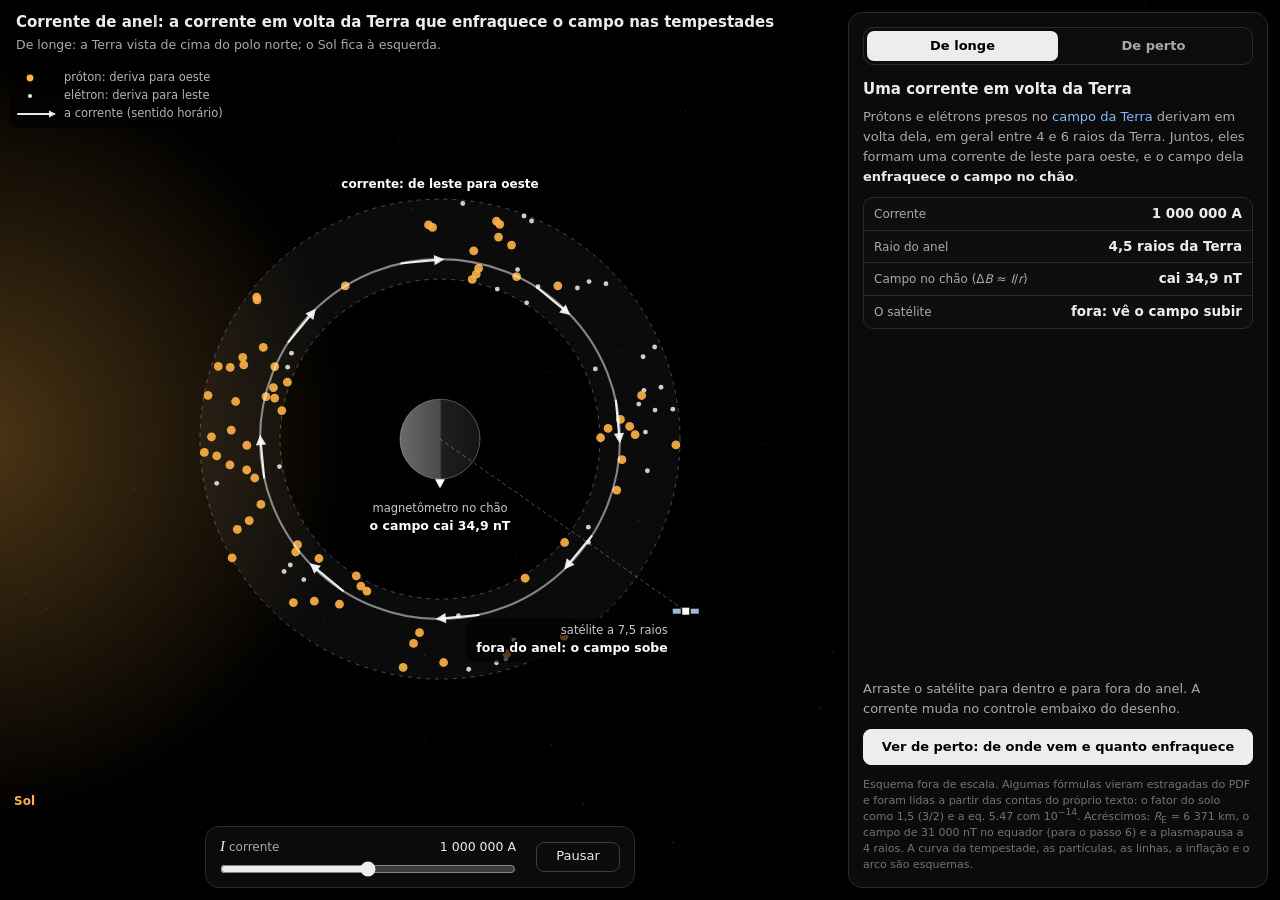
<file: animacoes/corrente-de-anel.html>
<!doctype html>
<!--
  =============================================================================
  corrente-de-anel.html: animação do Mapa de Estudos Sol–Terra.

  O que mostra: a corrente de anel, a corrente elétrica em volta da Terra que,
  nas tempestades magnéticas, enfraquece o campo medido no chão.
    • De longe: a Terra vista de cima do polo norte, com prótons e elétrons
      presos derivando em volta dela. A corrente pode ser mudada, e o satélite
      pode ser arrastado para dentro e para fora do anel.
    • De perto, em sete passos (cada um com a sua cena):
        1: uma tempestade no magnetômetro do chão;
        2: a corrente e o campo dela (vista de lado);
        3: a conta: o campo no centro de um anel (eq. 5.45 e 5.46);
        4: quem carrega a corrente (a deriva dos prótons e dos elétrons);
        5: a energia da corrente (eq. 5.47);
        6: a inflação do campo (β > 1);
        7: o arco SAR (630 nm).

  A física segue a seção 5.8.3 do livro que a pessoa usuária estuda (The ring
  current), colada de um PDF. Algumas fórmulas vieram estragadas e foram lidas
  assim (conferido com as contas do próprio texto):
    eq. 5.45:  ΔB(nT) = 2π·I(A) / (10·r(km)),  do campo no centro de um anel, B = μ₀I/2r
    solo:      as correntes induzidas no solo aumentam o efeito; o fator ("§" no
               PDF) foi lido como 3/2
    eq. 5.46:  ΔB(nT) ≈ I(A) / r(km)
    eq. 5.47:  ΔB(nT) ≈ 2,6 × 10⁻¹⁴ · E(J)  (expoente negativo)

  O que a animação precisou assumir (está na seção 2 do script e na tela):
    • R_E = 6 371 km; a plasmapausa a 4 raios da Terra (só para o passo 7);
    • o campo de 31 000 nT no equador (das animações do campo geomagnético),
      para conferir os 2 × 10⁻⁸ J/m³ a 5 raios;
    • a curva da tempestade, as partículas, as linhas de campo, a inflação e o
      arco são esquemas.

  Feita no formato de animacoes/magnetopausa.html, seguindo animacoes/CONTRATO.md.
  =============================================================================
-->
<html lang="pt-BR">
<head>
  <meta charset="utf-8">
  <meta name="viewport" content="width=device-width, initial-scale=1">
  <title>Corrente de anel</title>
  <style>
    /* Cores: branco e cinzas, mais duas cores com significado:
       laranja = o que vem do Sol (vento solar e o campo que ele traz);
       azul = campo magnético da Terra. */
    :root {
      --vento: #ffb347;
      --campo: #86b9ff;
      --texto: #ececec;
      --texto-2: #a9a9a9;
      --texto-3: #747474;
      --borda: #2b2b2b;
      --borda-forte: #3d3d3d;
      --fonte-mat: Cambria, 'Cambria Math', 'STIX Two Text', Georgia, 'Times New Roman', serif;
      --largura-painel: clamp(300px, 34vw, 420px);
    }
    * { box-sizing: border-box; }
    html, body {
      margin: 0;
      width: 100%;
      height: 100%;
      overflow: hidden;
      background: #000;
      color: var(--texto);
      font: 14px/1.45 system-ui, -apple-system, 'Segoe UI', Roboto, Arial, sans-serif;
      -webkit-font-smoothing: antialiased;
    }
    button, input { font: inherit; color: inherit; }
    sub, sup { line-height: 0; }
    [hidden] { display: none !important; }

    /* O desenho ocupa a área inteira. Por cima dele ficam o título, o painel
       de explicação (à direita) e a barra de controles (embaixo do desenho). */
    #tela { position: fixed; inset: 0; width: 100%; height: 100%; display: block; touch-action: none; }

    .topo {
      position: fixed;
      left: 16px;
      top: 12px;
      max-width: calc(100% - var(--largura-painel) - 52px);
      pointer-events: none;
      text-shadow: 0 0 4px #000, 0 0 10px #000, 0 0 16px #000;
    }
    .topo h1 { margin: 0; font-size: 15px; font-weight: 600; }
    .topo p { margin: 2px 0 0; font-size: 12.5px; color: var(--texto-2); }
    .curto { display: none; }          /* versão curta de um texto, para telas estreitas (troca com .longo) */
    .vento { color: var(--vento); }
    .campo { color: var(--campo); }

    /* ---- Painel de explicação ---- */
    #painel {
      position: fixed;
      top: 12px;
      right: 12px;
      bottom: 12px;
      width: var(--largura-painel);
      display: flex;
      flex-direction: column;
      gap: 12px;
      padding: 14px;
      border: 1px solid var(--borda);
      border-radius: 14px;
      background: #0b0b0b;
      overflow: hidden;
    }
    .visoes {
      flex: none;
      display: flex;
      padding: 3px;
      border: 1px solid var(--borda);
      border-radius: 10px;
      background: #0d0d0d;
    }
    .visoes button {
      flex: 1;
      height: 30px;
      padding: 0 10px;
      border: 0;
      border-radius: 7px;
      background: transparent;
      color: var(--texto-2);
      font-size: 13px;
      font-weight: 600;
      white-space: nowrap;
      cursor: pointer;
    }
    .visoes button:hover { color: var(--texto); }
    .visoes button.ativo { background: #ededed; color: #000; }
    .conteudo { flex: 1; min-height: 0; overflow-x: hidden; overflow-y: auto; scrollbar-width: thin; scrollbar-color: #333 transparent; }

    /* Visão de longe: resumo. */
    #resumo h2 { margin: 2px 0 6px; font-size: 15px; font-weight: 600; }
    #resumo p { margin: 0 0 10px; font-size: 13px; line-height: 1.55; color: var(--texto-2); }
    #resumo p b { color: var(--texto); font-weight: 600; }
    .dica { margin: 0 0 10px; font-size: 13px; line-height: 1.55; color: var(--texto-2); }
    .leituras { margin: 0; border: 1px solid var(--borda); border-radius: 10px; background: #0e0e0e; }
    .leituras div { display: flex; align-items: baseline; justify-content: space-between; gap: 12px; padding: 6px 10px; }
    .leituras div + div { border-top: 1px solid var(--borda); }
    .leituras dt { font-size: 12px; color: var(--texto-2); }
    .leituras dd { margin: 0; font-size: 13.5px; font-weight: 600; white-space: nowrap; font-variant-numeric: tabular-nums; text-align: right; }
    .leituras dd small { font-size: 11.5px; font-weight: 400; color: var(--texto-2); }

    /* Visão de perto: os passos. */
    #passos { list-style: none; margin: 0; padding: 0; display: flex; flex-direction: column; gap: 6px; }
    .passo { border: 1px solid var(--borda); border-radius: 10px; background: #0e0e0e; }
    .passo-titulo {
      display: flex;
      align-items: center;
      gap: 9px;
      width: 100%;
      padding: 8px 10px;
      border: 0;
      background: transparent;
      color: var(--texto-2);
      font-size: 13px;
      font-weight: 600;
      text-align: left;
      cursor: pointer;
    }
    .passo-titulo:hover { color: var(--texto); }
    .numero {
      flex: none;
      display: inline-grid;
      place-items: center;
      width: 20px;
      height: 20px;
      border: 1px solid var(--borda-forte);
      border-radius: 50%;
      font-size: 11.5px;
    }
    .passo.ativo { border-color: #5a5a5a; background: #131313; }
    .passo.ativo .passo-titulo { color: #fff; cursor: default; }
    .passo.ativo .numero { background: #ededed; border-color: #ededed; color: #000; }
    .passo-corpo { display: none; padding: 0 12px 12px; }
    .passo.ativo .passo-corpo { display: block; }

    /* Fórmulas: letras em itálico, como num livro. */
    .formula { font-family: var(--fonte-mat); font-size: 19px; line-height: 1.55; white-space: nowrap; }
    .formula.pequena { font-size: 16px; }
    .formula small { font-family: system-ui, sans-serif; font-size: 11.5px; color: var(--texto-3); margin: 0 6px 0 4px; }
    /* Índices e expoentes que não aumentam a altura da linha. */
    .formula sup, .formula sub { position: relative; vertical-align: baseline; font-size: 0.7em; }
    .formula sup { top: -0.55em; }
    .formula sub { top: 0.25em; }
    /* Ao abrir um passo, a fórmula "se escreve" da esquerda para a direita;
       logo depois aparecem a conta com os números e o resultado. */
    @keyframes escrever { from { clip-path: inset(0 100% 0 0); } to { clip-path: inset(0 -6px 0 0); } }
    @keyframes surgir { from { opacity: 0; transform: translateY(3px); } to { opacity: 1; transform: none; } }
    .passo.ativo .formula { animation: escrever 0.9s ease-out both; }
    .passo.ativo .conta { animation: surgir 0.4s ease-out 0.6s both; }
    .passo.ativo .valor { animation: surgir 0.4s ease-out 0.85s both; }
    .conta { margin-top: 5px; font-size: 12.5px; color: var(--texto-2); font-variant-numeric: tabular-nums; }
    .valor { margin-top: 2px; font-size: 13px; font-variant-numeric: tabular-nums; }
    .conta sup, .valor sup, .legenda sup { font-size: 0.72em; }
    .conta sup, .valor sup, .conta sub, .valor sub { position: relative; vertical-align: baseline; }
    .conta sup, .valor sup { top: -0.5em; }
    .conta sub, .valor sub { top: 0.25em; }
    .explicacao { margin: 8px 0 0; font-size: 12.5px; line-height: 1.5; color: var(--texto-2); }
    .explicacao b { color: var(--texto); font-weight: 600; }
    /* O que é cada letra, com o valor de agora. */
    .legenda { margin: 8px 0 0; display: grid; grid-template-columns: auto minmax(0, 1fr); gap: 3px 9px; font-size: 12px; line-height: 1.45; color: var(--texto-2); }
    .legenda dt { font-family: var(--fonte-mat); font-style: italic; font-size: 14px; line-height: 1.25; color: var(--texto); white-space: nowrap; }
    .legenda dt sub { font-style: normal; }
    .legenda dt.unidade { font-family: inherit; font-style: normal; font-size: 12px; line-height: 1.45; }
    .legenda dd { margin: 0; font-variant-numeric: tabular-nums; }

    /* Rodapé do painel: o convite para ver de perto, ou a troca de passo. */
    .rodape, .navegacao { flex: none; }
    .navegacao { display: flex; align-items: center; justify-content: space-between; gap: 8px; }
    .navegacao .botao { padding: 0 8px; gap: 2px; }
    #contador-de-passos { font-size: 12.5px; color: var(--texto-2); white-space: nowrap; }
    .pontos { display: none; gap: 6px; }
    .pontos button {
      width: 24px;
      height: 24px;
      padding: 0;
      border: 1px solid var(--borda-forte);
      border-radius: 50%;
      background: transparent;
      color: var(--texto-2);
      font-size: 11.5px;
      font-weight: 600;
      cursor: pointer;
    }
    .pontos button:hover { color: #fff; border-color: #6a6a6a; }
    .pontos button.ativo { background: #ededed; border-color: #ededed; color: #000; cursor: default; }

    .botao {
      display: inline-flex;
      align-items: center;
      justify-content: center;
      gap: 6px;
      height: 30px;
      padding: 0 12px;
      border: 1px solid var(--borda-forte);
      border-radius: 8px;
      background: transparent;
      color: var(--texto);
      font-size: 13px;
      white-space: nowrap;
      cursor: pointer;
    }
    .botao:hover { background: #1b1b1b; }
    .botao:disabled { opacity: 0.35; cursor: default; background: transparent; }
    .botao svg { flex: none; width: 15px; height: 15px; fill: none; stroke: currentColor; stroke-width: 2; stroke-linecap: round; stroke-linejoin: round; }
    .botao.principal { background: #ededed; border-color: #ededed; color: #000; font-weight: 600; }
    .botao.principal:hover { background: #fff; }
    .botao.principal:disabled { background: #ededed; }
    .botao.largo { width: 100%; height: 36px; }
    .nota { flex: none; margin: 0; font-size: 11px; line-height: 1.45; color: var(--texto-3); }

    /* ---- Controles: uma barra embaixo do desenho, à esquerda do painel.
       Ela mostra só os controles da cena aberta ("data-cenas"). ---- */
    .controles {
      position: fixed;
      left: 12px;
      right: calc(var(--largura-painel) + 32px);
      bottom: 12px;
      max-width: 780px;
      margin: 0 auto;
      display: flex;
      align-items: center;
      gap: 8px 20px;
      padding: 9px 14px 10px;
      border: 1px solid var(--borda);
      border-radius: 14px;
      background: #0b0b0b;
    }
    .controle { flex: 1 1 0; min-width: 0; display: grid; grid-template-columns: minmax(0, 1fr) auto; align-items: baseline; gap: 3px 8px; font-size: 12.5px; color: var(--texto-2); }
    .controle .nome { white-space: nowrap; overflow: hidden; }
    .controle .nome i { font-family: var(--fonte-mat); font-size: 15px; color: var(--texto); }
    .controle .nome i + sub { font-family: var(--fonte-mat); font-size: 11px; color: var(--texto); margin-right: 5px; }
    .controle .nome small { font-size: 12px; }
    .controle output { text-align: right; color: var(--texto); font-variant-numeric: tabular-nums; white-space: nowrap; }
    .controle input { grid-column: 1 / -1; }
    input[type="range"] { width: 100%; min-width: 0; height: 16px; margin: 0; accent-color: #ededed; cursor: pointer; }
    .botoes { flex: none; display: flex; gap: 8px; }
    #bt-pausar { min-width: 84px; }

    /* Só uma das duas partes do conteúdo aparece de cada vez. */
    body:not(.perto) .so-perto { display: none !important; }
    body.perto .so-longe { display: none !important; }

    /* Próprio desta animação. */
    .formula.quebra { white-space: normal; line-height: 1.4; }
    .junto { white-space: nowrap; }
    .passo-corpo .conta + .valor { margin-top: 0; }
    /* Frações nas fórmulas. */
    .fr { display: inline-flex; flex-direction: column; align-items: center; vertical-align: middle; margin: 0 0.12em; line-height: 1.15; }
    .fr > span:first-child { padding: 0 0.22em 0.04em; border-bottom: 1px solid currentColor; }
    .fr > span:last-child { padding: 0.04em 0.22em 0; }
    .sar { color: #ff6f61; }
    @media (min-width: 761px) and (min-height: 381px) {
      body[data-controles="2"] .controles { max-width: 640px; }
      body[data-controles="1"] .controles { max-width: 430px; }
      body[data-controles="0"] .controles { max-width: 120px; }
    }
    @media (max-width: 760px), (max-height: 380px) {
      .leituras .so-largo { display: none; }
    }
    @media (max-height: 420px) and (max-width: 760px), (max-height: 380px) {
      .leituras div + div { border-top: 0; }
    }

    /* ---- Janelas baixas: só o passo aberto aparece, com os números 1 a 7 para trocar ---- */
    @media (max-height: 700px) {
      .passo:not(.ativo) { display: none; }
      .pontos { display: flex; }
      #contador-de-passos { display: none; }
    }
    @media (max-height: 540px) {
      .dica { display: none; }
    }
    @media (max-height: 520px) {
      .nota { display: none; }
    }
    @media (max-height: 460px) {
      #painel { top: 8px; bottom: 8px; padding: 12px; gap: 10px; }
      .controles { bottom: 8px; }
    }
    /* ---- Janelas mais estreitas: a barra de controles e o painel encolhem ---- */
    @media (max-width: 1180px) {
      .controle .nome small { display: none; }
    }
    @media (max-width: 1060px) {
      .navegacao .rotulo { display: none; }
      .navegacao .botao { width: 34px; padding: 0; }
    }
    @media (max-width: 1000px) and (max-height: 700px) {
      .dica { display: none; }
    }
    @media (max-width: 1000px) and (max-height: 640px) {
      .nota { display: none; }
    }
    @media (max-width: 920px) {
      .controles { gap: 8px 14px; }
      #bt-pausar { min-width: 76px; }
    }
    @media (max-width: 860px) {
      .longo { display: none; }
      .curto { display: inline; }
    }

    /* ---- Telas estreitas (ou muito baixas): tudo num painel compacto, embaixo ---- */
    @media (max-width: 760px), (max-height: 380px) {
      :root { --largura-painel: 0px; }
      .topo { left: 12px; top: 8px; max-width: calc(100% - 24px); }
      .topo h1 { font-size: 13px; }
      .topo p { font-size: 11.5px; }
      #painel {
        top: auto;
        left: 8px;
        right: 8px;
        bottom: 8px;
        width: auto;
        max-height: 62%;
        display: grid;
        grid-template-columns: minmax(0, 1fr) auto;
        grid-template-rows: auto minmax(0, 1fr) auto;
        gap: 8px;
        padding: 10px;
        border-radius: 12px;
      }
      .visoes { grid-column: 1; grid-row: 1; }
      body:not(.perto) .visoes { grid-column: 1 / -1; }
      .navegacao { grid-column: 2; grid-row: 1; }
      .navegacao .botao { width: 32px; padding: 0; }
      .navegacao .rotulo, .pontos, #contador-de-passos { display: none; }
      .conteudo { grid-column: 1 / -1; grid-row: 2; }
      .controles {
        position: static;
        grid-column: 1 / -1;
        grid-row: 3;
        max-width: none;
        margin: 0;
        padding: 0;
        border: 0;
        border-radius: 0;
        background: transparent;
        gap: 8px 10px;
        align-items: end;
      }
      .passo:not(.ativo) { display: none; }
      .passo, .passo.ativo { border: 0; background: transparent; }
      .passo-titulo { padding: 0 0 2px; }
      .passo-corpo { padding: 0; }
      .numero { display: none; }
      .formula { font-size: 16px; line-height: 1.35; }
      .explicacao, .legenda, .conta, .nota, .rodape, #resumo h2, #resumo p { display: none; }
      .valor { margin-top: 2px; }
      .leituras { margin: 0; }
      .leituras div { padding: 5px 8px; }
      .leituras dd { font-size: 12.5px; }
      .controle { font-size: 11.5px; gap: 0 4px; }
      .controle .nome small { display: none; }
      #bt-pausar { min-width: 0; }
    }
    @media (max-height: 420px) and (max-width: 760px), (max-height: 380px) {
      .topo p, .passo-titulo, .leituras div:first-child { display: none; }
      .leituras div:nth-child(2) { border-top: 0; }
      .valor { font-size: 12px; }
    }
    @media (max-width: 420px) {
      .passo .formula small { display: none; }
      .formula { font-size: 14.5px; }
    }
    @media (prefers-reduced-motion: reduce) {
      .passo.ativo .formula, .passo.ativo .conta, .passo.ativo .valor { animation: none; }
    }
  </style>
</head>
<body>
  <canvas id="tela"></canvas>

  <div class="topo">
    <h1>Corrente de anel<span class="longo" data-texto="titulo-complemento">: a corrente em volta da Terra que enfraquece o campo nas tempestades</span></h1>
    <p id="subtitulo"></p>
  </div>

  <aside id="painel" aria-label="Explicação e controles">
    <div class="visoes" role="group" aria-label="Visão">
      <button id="bt-longe" type="button" class="ativo" aria-pressed="true">De longe</button>
      <button id="bt-perto" type="button" aria-pressed="false">De perto</button>
    </div>

    <div class="conteudo">
      <!-- Visão de longe -->
      <section id="resumo" class="so-longe">
        <h2 data-texto="resumo-titulo">Uma corrente em volta da Terra</h2>
        <p data-texto="resumo-texto">Prótons e elétrons presos no <span class="campo">campo da Terra</span> derivam em volta dela, em geral entre 4
          e 6 raios da Terra. Juntos, eles formam uma corrente de leste para oeste, e o campo dela <b>enfraquece o campo
          no chão</b>.</p>
        <dl class="leituras">
          <div><dt data-texto="leitura-l-corrente">Corrente</dt><dd id="l-corrente"></dd></div>
          <div class="so-largo"><dt data-texto="leitura-l-raio">Raio do anel</dt><dd id="l-raio"></dd></div>
          <div><dt data-texto="leitura-l-chao">Campo no chão (Δ<i>B</i> ≈ <i>I</i>/<i>r</i>)</dt><dd id="l-chao"></dd></div>
          <div><dt data-texto="leitura-l-satelite">O satélite</dt><dd id="l-satelite"></dd></div>
        </dl>
      </section>

      <!-- Visão de perto: sete passos. -->
      <ol id="passos" class="so-perto">
        <li class="passo" data-passo="0">
          <button class="passo-titulo" type="button"><span class="numero">1</span><span data-texto="passo-1-titulo">Uma tempestade no magnetômetro</span></button>
          <div class="passo-corpo">
            <div class="formula pequena quebra"><span class="junto">sobe um pouco</span> → <span class="junto">cai por horas ou dias</span></div>
            <div class="conta" id="conta-1"></div>
            <div class="valor" id="valor-1"></div>
            <p class="explicacao" data-texto="passo-1-explicacao">Magnetômetros no solo, nas latitudes mais baixas, percebem a corrente de anel. Numa
              tempestade magnética, o campo na superfície fica mais fraco por horas ou dias. No começo ele pode
              aumentar: é a compressão da magnetosfera com a chegada de mais vento solar (Chapman e Ferraro). A queda
              que vem depois é causada pela corrente de anel.</p>
          </div>
        </li>
        <li class="passo" data-passo="1">
          <button class="passo-titulo" type="button"><span class="numero">2</span><span data-texto="passo-2-titulo">A corrente e o campo dela</span></button>
          <div class="passo-corpo">
            <div class="formula pequena quebra"><span class="junto">de leste para oeste</span><span class="longo"> · <span class="junto">contra o campo da Terra</span></span></div>
            <div class="valor" id="valor-2"></div>
            <p class="explicacao" data-texto="passo-2-explicacao">A corrente circula em volta da Terra de leste para oeste (no sentido horário, vista de
              cima do polo norte), e o campo magnético dela se opõe ao campo geomagnético. Do chão não dá para saber a
              distância <i>r</i> da corrente; com satélites, dá: um magnetômetro <b>dentro</b> do anel vê o efeito no
              mesmo sentido que o do chão; <b>fora</b> do anel, no sentido oposto.</p>
          </div>
        </li>
        <li class="passo" data-passo="2">
          <button class="passo-titulo" type="button"><span class="numero">3</span><span data-texto="passo-3-titulo">A conta: o campo no centro de um anel</span></button>
          <div class="passo-corpo">
            <div class="formula pequena">Δ<i>B</i> = <span class="fr"><span>2π · <i>I</i></span><span>10 · <i>r</i></span></span><small>nT, A, km</small></div>
            <div class="conta" id="conta-3"></div>
            <div class="conta" id="conta-3b"></div>
            <div class="valor" id="valor-3"></div>
            <p class="explicacao" data-texto="passo-3-explicacao">A fórmula vem do campo no centro de um anel de corrente, <i>B</i> = μ₀<i>I</i>/2<i>r</i>.
              Correntes induzidas no solo aumentam o efeito, por um fator que depende da condutividade do solo
              (tipicamente 1,5). Daí a relação aproximada <b>Δ<i>B</i> ≈ <i>I</i>/<i>r</i></b>: uma queda de 30 nT
              pode vir de 10<sup>6</sup> A a 4,5 raios da Terra.</p>
            <dl class="legenda" id="legenda-3"></dl>
          </div>
        </li>
        <li class="passo" data-passo="3">
          <button class="passo-titulo" type="button"><span class="numero">4</span><span data-texto="passo-4-titulo">Quem carrega a corrente</span></button>
          <div class="passo-corpo">
            <div class="formula pequena"><span class="vento">prótons: oeste</span><small>e</small>elétrons: leste</div>
            <div class="conta" id="conta-4"></div>
            <div class="valor" id="valor-4"></div>
            <p class="explicacao" data-texto="passo-4-explicacao">A corrente vem da deriva das partículas presas. Não são os cinturões de Van Allen: são
              partículas de menos energia, principalmente prótons de 10 a 100 keV, e a deriva de cada uma é
              proporcional à energia dela. A corrente fica, em geral, entre 4 e 6 raios da Terra: a convecção traz as
              partículas para dentro, e elas espelham no campo mais forte, perto da Terra. O íon principal é o
              H<sup>+</sup>; também há O<sup>+</sup>, He<sup>+</sup>, He<sup>++</sup> e O<sup>++</sup>.</p>
          </div>
        </li>
        <li class="passo" data-passo="4">
          <button class="passo-titulo" type="button"><span class="numero">5</span><span data-texto="passo-5-titulo">A energia da corrente</span></button>
          <div class="passo-corpo">
            <div class="formula pequena">Δ<i>B</i> ≈ 2,6 × 10<sup>−14</sup> · <i>E</i><small>nT, J</small></div>
            <div class="conta" id="conta-5"></div>
            <div class="valor" id="valor-5"></div>
            <p class="explicacao" data-texto="passo-5-explicacao">Como a deriva de cada próton é proporcional à energia dele, e todos têm a mesma carga, a
              corrente total é proporcional à energia total das partículas da corrente de anel (praticamente a dos
              prótons). Juntando com Δ<i>B</i> ≈ <i>I</i>/<i>r</i>, sai esta relação: o campo no chão diminui na
              proporção da energia guardada na corrente.</p>
            <dl class="legenda" id="legenda-5"></dl>
          </div>
        </li>
        <li class="passo" data-passo="5">
          <button class="passo-titulo" type="button"><span class="numero">6</span><span data-texto="passo-6-titulo">Quando a corrente fica forte</span></button>
          <div class="passo-corpo">
            <div class="formula pequena"><i>β</i> &gt; 1<small>a energia das partículas passa a do campo</small></div>
            <div class="conta" id="conta-6"></div>
            <div class="valor" id="valor-6"></div>
            <p class="explicacao" data-texto="passo-6-explicacao">A densidade de energia da corrente de anel pode passar a do campo geomagnético
              (2 × 10<sup>−8</sup> J/m³ a 5 raios da Terra). Então o campo se deforma: é a <b>inflação</b> do campo
              geomagnético, um caso de <i>β</i> &gt; 1. Para a corrente ficar estável, é preciso equilíbrio entre a força
              centrífuga nas partículas, a tensão magnética das linhas deformadas e o gradiente da pressão das
              partículas.</p>
          </div>
        </li>
        <li class="passo" data-passo="6">
          <button class="passo-titulo" type="button"><span class="numero">7</span><span data-texto="passo-7-titulo">O arco SAR</span></button>
          <div class="passo-corpo">
            <div class="formula pequena"><span class="sar">630 nm</span><small>emissão vermelha</small></div>
            <div class="valor" id="valor-7"></div>
            <p class="explicacao" data-texto="passo-7-explicacao">O arco vermelho estável de latitudes médias (arco SAR) tem sido atribuído à corrente de
              anel. Quando ela chega perto o bastante da Terra para encontrar a plasmapausa, formam-se instabilidades que
              mandam energia para a ionosfera. Ali o gás é aquecido em vários milhares de graus, e aparece a emissão de
              630 nm.</p>
          </div>
        </li>
      </ol>
    </div>

    <div class="rodape so-longe">
      <p class="dica" data-texto="dica">Arraste o satélite para dentro e para fora do anel. A corrente muda no controle embaixo do desenho.</p>
      <button id="bt-ver-de-perto" type="button" class="botao principal largo" data-texto="botao-ver-de-perto">Ver de perto: de onde vem e quanto enfraquece</button>
    </div>
    <div class="navegacao so-perto">
      <button id="bt-anterior" type="button" class="botao" title="Passo anterior" aria-label="Passo anterior">
        <svg viewBox="0 0 24 24" aria-hidden="true"><path d="m15 5-7 7 7 7"/></svg><span class="rotulo">Anterior</span></button>
      <span id="contador-de-passos"></span>
      <div class="pontos" role="group" aria-label="Ir para o passo">
        <button type="button" data-passo="0" title="Passo 1: uma tempestade no magnetômetro">1</button>
        <button type="button" data-passo="1" title="Passo 2: a corrente e o campo dela">2</button>
        <button type="button" data-passo="2" title="Passo 3: a conta, o campo no centro de um anel">3</button>
        <button type="button" data-passo="3" title="Passo 4: quem carrega a corrente">4</button>
        <button type="button" data-passo="4" title="Passo 5: a energia da corrente">5</button>
        <button type="button" data-passo="5" title="Passo 6: quando a corrente fica forte">6</button>
        <button type="button" data-passo="6" title="Passo 7: o arco SAR">7</button>
      </div>
      <button id="bt-proximo" type="button" class="botao principal" title="Próximo passo" aria-label="Próximo passo">
        <span class="rotulo">Próximo</span><svg viewBox="0 0 24 24" aria-hidden="true"><path d="m9 5 7 7-7 7"/></svg></button>
    </div>

    <!-- Os controles ficam numa barra embaixo do desenho (em telas estreitas, dentro do painel).
         Cada um aparece só nas cenas em que faz diferença ("data-cenas"). -->
    <div class="controles" role="group" aria-label="Controles">
      <label class="controle" data-cenas="longe p3"><span class="nome" data-texto="controle-c-i"><i>I</i> <small>corrente</small></span><output id="o-i"></output>
        <input id="c-i" type="range" min="5" max="7" step="0.01" value="6"></label>
      <label class="controle" data-cenas="p3"><span class="nome" data-texto="controle-c-r"><i>r</i> <small>raio do anel</small></span><output id="o-r"></output>
        <input id="c-r" type="range" min="3" max="8" step="0.1" value="4.5"></label>
      <label class="controle" data-cenas="p1"><span class="nome" data-texto="controle-c-queda">queda <small>do campo no chão</small></span><output id="o-queda"></output>
        <input id="c-queda" type="range" min="5" max="200" step="1" value="35"></label>
      <label class="controle" data-cenas="p4"><span class="nome" data-texto="controle-c-energia">energia <small>de cada próton</small></span><output id="o-energia"></output>
        <input id="c-energia" type="range" min="10" max="100" step="5" value="50"></label>
      <label class="controle" data-cenas="p5"><span class="nome" data-texto="controle-c-e"><i>E</i> <small>energia total</small></span><output id="o-e"></output>
        <input id="c-e" type="range" min="13.6" max="16" step="0.01" value="15.13"></label>
      <label class="controle" data-cenas="p6"><span class="nome" data-texto="controle-c-densidade">partículas <small>energia por m³</small></span><output id="o-densidade"></output>
        <input id="c-densidade" type="range" min="0.2" max="8" step="0.1" value="1"></label>
      <label class="controle" data-cenas="p7"><span class="nome" data-texto="controle-c-borda">borda <small>de dentro da corrente</small></span><output id="o-borda"></output>
        <input id="c-borda" type="range" min="2.6" max="6" step="0.1" value="5"></label>
      <div class="botoes">
        <button id="bt-pausar" type="button" class="botao">Pausar</button>
      </div>
    </div>

    <p class="nota" id="nota"></p>
  </aside>

  <script type="application/json" id="textos-editados">
{
  "versao": 1,
  "painel": {},
  "gerados": {},
  "desenho": {}
}
</script>
  <script>
    'use strict';

    // -------------------------------------------------------------------------
    // 1. Esc fecha a janela do mapa (trecho obrigatório do contrato).
    // -------------------------------------------------------------------------
    window.addEventListener('keydown', (evento) => {
      if (evento.key === 'Escape') window.parent.postMessage({ tipo: 'fechar-animacao' }, '*');
    });

    // -------------------------------------------------------------------------
    // Textos editáveis (veja animacoes/CONTRATO.md, "Textos editáveis").
    //   No app, o botão "Editar textos" da janela da animação troca: os textos fixos do painel (marcados com
    //   data-texto), os textos do painel montados por este script (H_`…`) e os textos do desenho (T_`…`).
    //   As trocas ficam no bloco JSON "textos-editados", perto do fim do HTML; o texto original continua aqui no
    //   código. Dentro de T_`…` e H_`…`, cada ${…} vira um marcador {0}, {1}…: é onde entram os números.
    //   (T_ e H_ têm o traço para não colidir com variáveis da animação, como T de temperatura.)
    // -------------------------------------------------------------------------
    const TEXTOS_EDITADOS = (() => {
      const ler = (json) => {
        try {
          const d = JSON.parse(json);
          return { painel: d.painel || {}, gerados: d.gerados || {}, desenho: d.desenho || {} };
        } catch {
          return null;
        }
      };
      // A prévia que o app manda no endereço (depois do #) vale mais que os textos gravados no arquivo.
      const previa = new URLSearchParams(location.hash.slice(1)).get('textos');
      const bloco = document.getElementById('textos-editados');
      return (previa && ler(previa)) || (bloco && ler(bloco.textContent)) || { painel: {}, gerados: {}, desenho: {} };
    })();
    const ENFEITES_PERMITIDOS = { B: 'b', STRONG: 'b', I: 'i', EM: 'i', SUP: 'sup', SUB: 'sub', SMALL: 'small', BR: 'br', SPAN: 'span' };
    /** Deixa só os enfeites permitidos: negrito, itálico, sobrescrito, subscrito, letra menor, quebra de linha e
     *  trechos (span), com a classe e nenhum outro atributo. */
    function textoSeguro(html) {
      const modelo = document.createElement('template');
      modelo.innerHTML = String(html);
      const copiar = (origem, destino) => {
        for (const no of origem.childNodes) {
          if (no.nodeType === Node.TEXT_NODE) destino.append(no.nodeValue);
          else if (no.nodeType === Node.ELEMENT_NODE && no.tagName !== 'SCRIPT' && no.tagName !== 'STYLE') {
            const nome = ENFEITES_PERMITIDOS[no.tagName];
            if (!nome) {
              copiar(no, destino);
              continue;
            }
            const novo = document.createElement(nome);
            const classe = no.getAttribute('class');
            if (/^[a-z][a-z0-9-]*( [a-z][a-z0-9-]*)*$/.test(classe || '')) novo.className = classe;     // longo, curto, cores…
            copiar(no, novo);
            destino.append(novo);
          }
        }
      };
      const saida = document.createElement('div');
      copiar(modelo.content, saida);
      return saida.innerHTML;
    }
    /** A chave de um texto do código: o próprio texto, com {0}, {1}… no lugar de cada ${…}. */
    const chaveDoTexto = (partes) => partes.reduce((chave, parte, i) => chave + (i ? `{${i - 1}}` : '') + parte, '');
    const encaixarValores = (modelo, valores) => modelo.replace(/\{(\d+)\}/g, (marca, n) => (Number(n) < valores.length ? String(valores[n]) : marca));
    const textosVistos = new Map();       // texto do desenho → quando apareceu (o app pergunta o que está na tela)
    /** Um texto do desenho (simples, sem enfeites). */
    function T_(partes, ...valores) {
      const chave = chaveDoTexto(partes);
      textosVistos.set(chave, performance.now());
      const trocado = TEXTOS_EDITADOS.desenho[chave];
      return encaixarValores(typeof trocado === 'string' ? trocado : chave, valores);
    }
    /** Um texto do painel montado por este script (pode ter negrito, itálico, sobrescrito…). */
    function H_(partes, ...valores) {
      const chave = chaveDoTexto(partes);
      const trocado = TEXTOS_EDITADOS.gerados[chave];
      return encaixarValores(typeof trocado === 'string' ? textoSeguro(trocado) : chave, valores);
    }
    // Os textos fixos do painel (marcados com data-texto) recebem as trocas assim que a página abre.
    for (const elemento of document.querySelectorAll('[data-texto]')) {
      const trocado = TEXTOS_EDITADOS.painel[elemento.dataset.texto];
      if (typeof trocado === 'string') elemento.innerHTML = textoSeguro(trocado);
    }
    /** Conta ao app onde a animação está (para a prévia dos textos voltar ao mesmo lugar). */
    function avisarOndeEsta() {
      const lugar = typeof estado === 'object' && estado ? estado : {};     // estado.perto, .passo e .parte, se houver
      window.parent.postMessage({ tipo: 'animacao-esta-em', perto: Boolean(lugar.perto), passo: Number(lugar.passo) || 0,
        parte: Number(lugar.parte) || 0 }, '*');
    }
    /** Numa prévia, volta à vista, ao passo e à parte de antes (vêm no endereço, depois do #). Fica no fim do script. */
    function voltarAoLugarDaPrevia() {
      const dados = new URLSearchParams(location.hash.slice(1));
      if (dados.get('perto') === '1' && typeof mostrarVisao === 'function') {
        mostrarVisao(true);
        if (typeof mostrarPasso === 'function') mostrarPasso(Number(dados.get('passo')) || 0);
        if (typeof mostrarParte === 'function') mostrarParte(Number(dados.get('parte')) || 0);
      }
      avisarOndeEsta();
    }
    // O app pode perguntar quais textos do desenho estão na tela agora (os usados no último segundo).
    window.addEventListener('message', (evento) => {
      if (evento.source !== window.parent || evento.data?.tipo !== 'quais-textos-na-tela') return;
      const agora = performance.now();
      const chaves = [...textosVistos].filter(([, quando]) => agora - quando < 1000).map(([chave]) => chave);
      window.parent.postMessage({ tipo: 'textos-na-tela', chaves }, '*');
    });

    // -------------------------------------------------------------------------
    // 2. Valores e contas. Tudo o que é física está aqui.
    //    Distâncias do desenho em raios da Terra (R_E); campos em nanotesla (nT).
    // -------------------------------------------------------------------------
    const RAIO_DA_TERRA_KM = 6371;
    // As correntes induzidas no solo aumentam o efeito no chão. O PDF trouxe o fator como "§": lido como 3/2
    // (é o que fecha com os 30 nT do texto e com a relação aproximada ΔB ≈ I/r).
    const FATOR_DO_SOLO = 1.5;
    const ENERGIA_PARA_NT = 2.6e-14;       // eq. 5.47: ΔB(nT) ≈ 2,6 × 10⁻¹⁴ · E(J) (o PDF perdeu o sinal do expoente)
    const CAMPO_NO_EQUADOR = 31000;        // nT, na superfície (das animações do campo geomagnético): acréscimo, para o passo 6
    const MU0 = 4 * Math.PI * 1e-7;
    const PLASMAPAUSA = 4;                 // raios da Terra: só um esquema para o passo 7 (o texto não dá a distância)
    const COMECO = { I: 1e6, r: 4.5, energia: 50, densidade: 1, borda: 5, satR: 7.5, satAngulo: -35 };

    const entre = (a, b, t) => a + (b - a) * t;
    const limitar = (v, min, max) => Math.min(max, Math.max(min, v));
    const suave = (t) => (t <= 0 ? 0 : t >= 1 ? 1 : t * t * (3 - 2 * t));
    const emRadianos = (graus) => (graus * Math.PI) / 180;

    const emKm = (R) => R * RAIO_DA_TERRA_KM;
    /** Eq. 5.45: a queda do campo no centro de um anel de corrente, ΔB(nT) = 2π·I(A) / (10·r(km)). */
    const quedaNoCentro = (I, R) => (2 * Math.PI * I) / (10 * emKm(R));
    /** Com as correntes induzidas no solo. */
    const quedaComOSolo = (I, R) => FATOR_DO_SOLO * quedaNoCentro(I, R);
    /** Eq. 5.46: a relação aproximada, ΔB(nT) ≈ I(A) / r(km). É a que o resto da animação usa. */
    const quedaAproximada = (I, R) => I / emKm(R);
    /** Eq. 5.47: a queda pela energia total das partículas, ΔB(nT) ≈ 2,6 × 10⁻¹⁴ · E(J). */
    const quedaPelaEnergia = (E) => ENERGIA_PARA_NT * E;
    /** O campo do dipolo no equador, a R raios da Terra, e a densidade de energia dele, B²/2μ₀ (J/m³). */
    const campoDoDipolo = (R) => CAMPO_NO_EQUADOR / R ** 3;
    const densidadeDoCampo = (R) => (campoDoDipolo(R) * 1e-9) ** 2 / (2 * MU0);
    /** Onde fica a corrente: de r − 0,5 a r + 1,5 raios (com r = 4,5, de 4 a 6, como no texto). */
    const faixaDaCorrente = (r) => ({ de: r - 0.5, ate: r + 1.5 });

    // A tempestade do passo 1 é um ESQUEMA (só a queda vem dos controles): no começo, o campo sobe um pouco
    // (a compressão); depois cai, ao longo de umas horas, e volta devagar, ao longo de um dia ou dois.
    const HORAS_DO_GRAFICO = { de: -6, ate: 60 };
    function campoNaTempestade(t, queda) {
      const compressao = 14 * suave(t / 0.3) * (1 - suave((t - 2) / 3));
      const corrente = t < 2 ? 0 : t < 9 ? queda * suave((t - 2) / 7) : queda * Math.exp(-(t - 9) / 14);
      const oscilacao = 0.9 * Math.sin(1.3 * t + 0.4) + 0.6 * Math.sin(3.7 * t + 1.1) + 0.35 * Math.sin(8.3 * t + 2.2);
      return compressao - corrente + oscilacao;
    }

    // -------------------------------------------------------------------------
    // 3. As linhas de campo de lado (as do dipolo, R = R₀·cos² λ) e as partículas vistas de cima.
    // -------------------------------------------------------------------------
    const R0_DE_LADO = [2, 3, 4, 5, 6.2, 7.6, 9.4];
    /**
     * Uma linha do dipolo, do pé sul ao pé norte (o sentido do campo). "inflar" (0 = nada) estica a linha
     * para fora perto de 5 raios, no equador: é só um desenho da inflação do passo 6.
     */
    function linhaDeLado(R0, lado, inflar = 0) {
      const pe = Math.acos(1 / Math.sqrt(R0)), n = 80, pontos = new Float32Array(2 * (n + 1));
      for (let i = 0; i <= n; i++) {
        const lat = -pe + (2 * pe * i) / n;
        let r = R0 * Math.cos(lat) ** 2;
        if (inflar > 0) r *= 1 + inflar * Math.exp(-(((r - 5) / 1.8) ** 2)) * Math.cos(lat) ** 2;
        pontos[2 * i] = lado * r * Math.cos(lat);
        pontos[2 * i + 1] = r * Math.sin(lat);
      }
      return pontos;
    }
    const LINHAS_DE_LADO = R0_DE_LADO.flatMap((R0) => [-1, 1].map((lado) => ({ R0, lado, pontos: linhaDeLado(R0, lado) })));
    const LINHA_DA_PLASMAPAUSA = [-1, 1].map((lado) => linhaDeLado(PLASMAPAUSA, lado));

    /** Números "aleatórios" que se repetem sempre iguais. */
    function sorteador(semente) {
      let s = semente;
      return () => {
        s = (s * 1664525 + 1013904223) % 4294967296;
        return s / 4294967296;
      };
    }
    // As partículas da corrente, vistas de cima: posição dentro da faixa (u, de 0 a 1), ângulo e o ritmo da
    // deriva de cada uma (a deriva é proporcional à energia, e as energias variam de uma para outra).
    const PARTICULAS = (() => {
      const sortear = sorteador(5813);
      return Array.from({ length: 160 }, () => ({ u: sortear(), angulo: sortear() * Math.PI * 2, proton: sortear() < 0.7, ritmo: 0.55 + 0.9 * sortear() }));
    })();
    const DERIVA_NO_DESENHO = 0.32;        // radianos por segundo para um próton de 50 keV, no desenho
    /** A deriva: prótons para oeste (sentido horário, vista de cima do polo norte); elétrons para leste. */
    function atualizarParticulas(dt) {
      const base = DERIVA_NO_DESENHO * (estado.energia / 50);
      for (const p of PARTICULAS) p.angulo += (p.proton ? -1 : 1) * base * p.ritmo * dt;
    }

    // -------------------------------------------------------------------------
    // 4. Estado da animação.
    // -------------------------------------------------------------------------
    const CENAS = ['longe', 'p1', 'p2', 'p3', 'p4', 'p5', 'p6', 'p7'];
    // Onde a câmera fica em cada cena: de cima do polo norte, de lado, ou de perto da faixa da corrente.
    const CAMERA_DA_CENA = { longe: 'cima', p1: 'cima', p2: 'lado', p3: 'cima', p4: 'faixa', p5: 'cima', p6: 'lado', p7: 'lado' };
    // Qual desenho aparece em cada cena (o passo 1 é um gráfico, desenhado à parte).
    const VISTA_DA_CENA = { longe: 'cima', p1: '', p2: 'lado', p3: 'cima', p4: 'cima', p5: 'cima', p6: 'lado', p7: 'lado' };
    const DURACAO_DA_VIAGEM = 1.25;

    const estado = {
      I: COMECO.I, r: COMECO.r,             // a corrente (A) e o raio do anel (R_E)
      energia: COMECO.energia,              // a energia de cada próton, em keV (passo 4)
      densidade: COMECO.densidade,          // a energia das partículas por m³, em 10⁻⁸ J/m³ (passo 6)
      borda: COMECO.borda,                  // a borda de dentro da corrente, em R_E (passo 7)
      satR: COMECO.satR, satAngulo: COMECO.satAngulo,   // o satélite (de longe)
      perto: false, passo: 0, cena: 'longe',
      viagem: 1, partida: null,
      tempo: 0, pausado: false,
    };
    const forcaDaCena = { longe: 1, p1: 0, p2: 0, p3: 0, p4: 0, p5: 0, p6: 0, p7: 0 };
    const misturas = { cima: 1, lado: 0, inflar: 0, arco: 0 };

    /** A queda do campo no chão agora (eq. 5.46) e a energia total que dá a mesma queda (eq. 5.47). */
    const quedaAgora = () => quedaAproximada(estado.I, estado.r);
    const energiaAgora = () => quedaAgora() / ENERGIA_PARA_NT;
    /** Onde o satélite está em relação à corrente. */
    function ladoDoSatelite() {
      const faixa = faixaDaCorrente(estado.r);
      return estado.satR < faixa.de ? 'dentro' : estado.satR > faixa.ate ? 'fora' : 'meio';
    }
    /** A razão entre a energia das partículas e a do campo, a 5 R_E (passo 6). */
    const razaoDeEnergia = () => (estado.densidade * 1e-8) / densidadeDoCampo(5);
    /** A corrente encontrou a plasmapausa (passo 7)? */
    const encontrouAPlasmapausa = () => estado.borda <= PLASMAPAUSA + 1e-9;

    // -------------------------------------------------------------------------
    // 5. Tela, tamanho e câmeras.
    // -------------------------------------------------------------------------
    const tela = document.getElementById('tela');
    const ctx = tela.getContext('2d');
    const painel = document.getElementById('painel');
    const controles = document.querySelector('.controles');
    let largura = 0, altura = 0;
    let cena = { x: 0, y: 0, w: 100, h: 100, fundo: 100 };
    let ESPACO_DO_TITULO = 46;

    function ajustarTamanho() {
      const escala = window.devicePixelRatio || 1;
      largura = window.innerWidth;
      altura = window.innerHeight;
      tela.width = Math.round(largura * escala);
      tela.height = Math.round(altura * escala);
      ctx.setTransform(escala, 0, 0, escala, 0, 0);
      medirCena();
      desenhar();
    }
    function medirCena() {
      ESPACO_DO_TITULO = Math.round(document.querySelector('.topo').getBoundingClientRect().bottom) + 4;
      const p = painel.getBoundingClientRect();
      if (p.left > largura * 0.3) {
        const barra = controles.getBoundingClientRect();
        const livre = barra.height > 0 && barra.top > altura * 0.4 ? barra.top - 6 : altura;
        cena = { x: 0, y: 0, w: Math.max(120, p.left - 8), h: Math.max(90, livre), fundo: altura };
      } else {
        const h = Math.max(90, p.top - 4);
        cena = { x: 0, y: 0, w: largura, h, fundo: h };
      }
    }
    window.addEventListener('resize', ajustarTamanho);
    const aoMudarDeTamanho = new ResizeObserver(() => { medirCena(); });
    aoMudarDeTamanho.observe(painel);
    aoMudarDeTamanho.observe(controles);

    const alturaLivre = () => cena.h - ESPACO_DO_TITULO;
    /**
     * Onde cada câmera fica: a Terra cai em (cx, cy) da tela, com escala S (pixels por raio da Terra).
     *   cima:  a Terra vista de cima do polo norte, com o anel inteiro (o Sol fica à esquerda);
     *   faixa: de perto da faixa da corrente, embaixo da Terra;
     *   lado:  um corte de lado, com o norte em cima.
     */
    function cameraDe(tipo) {
      const livre = alturaLivre();
      const meioX = cena.x + cena.w / 2, meioY = cena.y + ESPACO_DO_TITULO + livre / 2;
      if (tipo === 'faixa') {
        const S = Math.max(8, Math.min(cena.w / 6.5, livre / 4.6));
        return { S, cx: meioX, cy: meioY - (estado.r + 0.5) * S };
      }
      if (tipo === 'lado') {
        const S = Math.max(4, Math.min(cena.w / 19, livre / 12.6));
        return { S, cx: meioX, cy: meioY };
      }
      const S = Math.max(4, Math.min(cena.w / 21, livre / 17));
      return { S, cx: meioX + 0.5 * S, cy: meioY };
    }

    let projecao = { S: 1, cx: 0, cy: 0 };
    function atualizarProjecao() {
      const c = cameraDe(CAMERA_DA_CENA[estado.cena]);
      if (estado.viagem < 1 && estado.partida) {
        const e = suave(estado.viagem), de = estado.partida;
        projecao = { S: de.S * Math.pow(c.S / de.S, e), cx: entre(de.cx, c.cx, e), cy: entre(de.cy, c.cy, e) };
      } else {
        projecao = c;
      }
    }
    const telaX = (X) => projecao.cx + projecao.S * X;
    const telaY = (Y) => projecao.cy - projecao.S * Y;
    function atualizarCena() {
      const nova = estado.perto ? `p${estado.passo + 1}` : 'longe';
      if (nova === estado.cena) return;
      if (CAMERA_DA_CENA[nova] !== CAMERA_DA_CENA[estado.cena]) {
        estado.partida = { ...projecao };
        estado.viagem = 0;
      }
      estado.cena = nova;
      mostrarControles();
    }
    function mostrarControles() {
      let visiveis = 0;
      for (const item of document.querySelectorAll('.controles [data-cenas]')) {
        const mostra = item.dataset.cenas.split(' ').includes(estado.cena);
        item.hidden = !mostra;
        if (mostra && item.classList.contains('controle')) visiveis += 1;
      }
      document.body.dataset.controles = String(visiveis);
    }

    // -------------------------------------------------------------------------
    // 6. Ferramentas de desenho.
    // -------------------------------------------------------------------------
    const FONTE = "system-ui, -apple-system, 'Segoe UI', Roboto, Arial, sans-serif";
    const COR_CAMPO = '134, 185, 255';
    const COR_PROTON = '255, 179, 71';
    const COR_SAR = '255, 111, 97';
    const AZUL = `rgb(${COR_CAMPO})`;
    const LARANJA = `rgb(${COR_PROTON})`;
    const VERMELHO = `rgb(${COR_SAR})`;

    function desenharPlaca(x, y, larguraDoTexto, tamanho, alinhar) {
      const w = larguraDoTexto + 16, h = tamanho + 10;
      const esquerda = alinhar === 'center' ? x - w / 2 : alinhar === 'right' ? x - w + 8 : x - 8;
      ctx.fillStyle = 'rgba(0, 0, 0, 0.66)';
      ctx.beginPath();
      if (ctx.roundRect) ctx.roundRect(esquerda, y - h / 2, w, h, h / 2); else ctx.rect(esquerda, y - h / 2, w, h);
      ctx.fill();
    }
    function larguraDoTexto(texto, tamanho, peso = 500) {
      ctx.font = `${peso} ${tamanho}px ${FONTE}`;
      return ctx.measureText(texto).width;
    }
    function escrever(texto, x, y, { tamanho = 12, cor = '#ececec', alinhar = 'left', peso = 500, placa = false } = {}) {
      ctx.font = `${peso} ${tamanho}px ${FONTE}`;
      if (placa) {
        // Os rótulos com placa ficam sempre dentro da área do desenho (em telas estreitas, eles sairiam dela).
        const w = ctx.measureText(texto).width;
        const esquerda = alinhar === 'center' ? x - w / 2 : alinhar === 'right' ? x - w : x;
        x += Math.max(0, cena.x + 8 - esquerda) - Math.max(0, esquerda + w - (cena.x + cena.w - 8));
        desenharPlaca(x, y, w, tamanho, alinhar);
      }
      ctx.textAlign = alinhar;
      ctx.textBaseline = 'middle';
      ctx.lineJoin = 'round';
      ctx.lineWidth = 3.5;
      ctx.strokeStyle = 'rgba(0, 0, 0, 0.8)';
      ctx.strokeText(texto, x, y);
      ctx.fillStyle = cor;
      ctx.fillText(texto, x, y);
    }
    const ENTRE_LINHAS = 6;
    function escreverBloco(linhas, x, y, alinhar = 'left') {
      let maior = 0;
      for (const linha of linhas) maior = Math.max(maior, larguraDoTexto(linha.texto, linha.tamanho, linha.peso ?? 500));
      const total = linhas.reduce((soma, linha) => soma + linha.tamanho + ENTRE_LINHAS, -ENTRE_LINHAS);
      const esquerda = alinhar === 'center' ? x - maior / 2 : alinhar === 'right' ? x - maior : x;
      const topo = y - linhas[0].tamanho / 2;
      ctx.fillStyle = 'rgba(0, 0, 0, 0.62)';
      ctx.beginPath();
      if (ctx.roundRect) ctx.roundRect(esquerda - 10, topo - 7, maior + 20, total + 14, 10); else ctx.rect(esquerda - 10, topo - 7, maior + 20, total + 14);
      ctx.fill();
      let py = topo;
      for (const linha of linhas) {
        escrever(linha.texto, x, py + linha.tamanho / 2, { tamanho: linha.tamanho, cor: linha.cor, alinhar, peso: linha.peso ?? 500 });
        py += linha.tamanho + ENTRE_LINHAS;
      }
      return maior;
    }
    function tracejado(x1, y1, x2, y2, cor, tracos = [5, 5], espessura = 1) {
      ctx.strokeStyle = cor;
      ctx.lineWidth = espessura;
      ctx.setLineDash(tracos);
      ctx.beginPath();
      ctx.moveTo(x1, y1);
      ctx.lineTo(x2, y2);
      ctx.stroke();
      ctx.setLineDash([]);
    }
    function seta(x1, y1, x2, y2, { cor = '#ffffff', espessura = 2, ponta = 8 } = {}) {
      const dx = x2 - x1, dy = y2 - y1, d = Math.hypot(dx, dy);
      if (d < 1) return;
      const ux = dx / d, uy = dy / d, p = Math.min(ponta, d * 0.6);
      ctx.strokeStyle = cor;
      ctx.fillStyle = cor;
      ctx.lineWidth = espessura;
      ctx.lineCap = 'round';
      ctx.beginPath();
      ctx.moveTo(x1, y1);
      ctx.lineTo(x2 - ux * p * 0.7, y2 - uy * p * 0.7);
      ctx.stroke();
      ctx.beginPath();
      ctx.moveTo(x2, y2);
      ctx.lineTo(x2 - ux * p - uy * p * 0.5, y2 - uy * p + ux * p * 0.5);
      ctx.lineTo(x2 - ux * p + uy * p * 0.5, y2 - uy * p - ux * p * 0.5);
      ctx.closePath();
      ctx.fill();
    }
    function desenharPonto(x, y, { anel = false, raio = 5 } = {}) {
      if (anel) {
        const pulso = 0.5 + 0.5 * Math.sin(performance.now() / 420);
        ctx.strokeStyle = `rgba(255, 255, 255, ${0.25 + 0.3 * pulso})`;
        ctx.lineWidth = 1.5;
        ctx.beginPath();
        ctx.arc(x, y, raio * 2 + 3 * pulso, 0, Math.PI * 2);
        ctx.stroke();
      }
      ctx.fillStyle = '#ffffff';
      ctx.beginPath();
      ctx.arc(x, y, raio, 0, Math.PI * 2);
      ctx.fill();
    }
    /** A Terra; vista de cima, com o lado do Sol (à esquerda) iluminado. */
    function desenharTerra(x, y, raio, deCima = false) {
      const luz = deCima ? ctx.createLinearGradient(x - raio, y, x + raio, y) : ctx.createRadialGradient(x - raio * 0.35, y - raio * 0.35, raio * 0.1, x, y, raio);
      luz.addColorStop(0, deCima ? '#6a6a6a' : '#4f4f4f');
      luz.addColorStop(deCima ? 0.5 : 1, deCima ? '#4a4a4a' : '#181818');
      if (deCima) luz.addColorStop(0.52, '#1e1e1e');
      if (deCima) luz.addColorStop(1, '#141414');
      ctx.fillStyle = luz;
      ctx.beginPath();
      ctx.arc(x, y, raio, 0, Math.PI * 2);
      ctx.fill();
      ctx.strokeStyle = 'rgba(255, 255, 255, 0.3)';
      ctx.lineWidth = 1;
      ctx.stroke();
    }
    /** Um satélite pequeno: um quadradinho com dois painéis. */
    function desenharSatelite(x, y) {
      ctx.fillStyle = '#ffffff';
      ctx.fillRect(x - 3.5, y - 3.5, 7, 7);
      ctx.fillStyle = '#9fb7d8';
      ctx.fillRect(x - 13, y - 2.5, 8, 5);
      ctx.fillRect(x + 5, y - 2.5, 8, 5);
    }
    /** Um magnetômetro no chão: um triangulozinho. */
    function desenharMagnetometro(x, y, angulo) {
      ctx.save();
      ctx.translate(x, y);
      ctx.rotate(angulo);
      ctx.fillStyle = '#ffffff';
      ctx.beginPath();
      ctx.moveTo(0, -6);
      ctx.lineTo(5, 3);
      ctx.lineTo(-5, 3);
      ctx.closePath();
      ctx.fill();
      ctx.restore();
    }
    const AMOSTRAS = {
      proton(x1, x2, y) { ctx.fillStyle = LARANJA; ctx.beginPath(); ctx.arc(x1 + 12, y, 3.4, 0, Math.PI * 2); ctx.fill(); },
      eletron(x1, x2, y) { ctx.fillStyle = '#f0f0f0'; ctx.beginPath(); ctx.arc(x1 + 12, y, 2, 0, Math.PI * 2); ctx.fill(); },
      corrente(x1, x2, y) { seta(x1, y, x2, y, { cor: 'rgba(255, 255, 255, 0.9)', espessura: 2, ponta: 7 }); },
      campo(x1, x2, y) {
        ctx.strokeStyle = `rgba(${COR_CAMPO}, 0.9)`;
        ctx.lineWidth = 1.3;
        ctx.beginPath();
        ctx.moveTo(x1, y);
        ctx.lineTo(x2, y);
        ctx.moveTo(x1 + 17, y - 3);
        ctx.lineTo(x1 + 21.5, y);
        ctx.lineTo(x1 + 17, y + 3);
        ctx.stroke();
      },
      campoDaCorrente(x1, x2, y) { tracejado(x1, y, x2, y, 'rgba(255, 255, 255, 0.8)', [4, 3], 1.3); },
    };
    function desenharLegenda(itens) {
      if (alturaLivre() <= 200) return;
      const x = cena.x + 10, y = cena.y + ESPACO_DO_TITULO + 6;
      const maior = Math.max(...itens.map(([, texto]) => larguraDoTexto(texto, 11.5)));
      ctx.fillStyle = 'rgba(0, 0, 0, 0.62)';
      ctx.beginPath();
      if (ctx.roundRect) ctx.roundRect(x, y, 66 + maior, itens.length * 18 + 10, 9); else ctx.rect(x, y, 66 + maior, itens.length * 18 + 10);
      ctx.fill();
      itens.forEach(([amostra, texto], i) => {
        const alturaDoItem = y + 14 + i * 18;
        amostra(x + 8, x + 46, alturaDoItem);
        escrever(texto, x + 54, alturaDoItem, { tamanho: 11.5, cor: '#b4b4b4' });
      });
    }

    // Números em português.
    const numero = (valor, casas = 1) => valor.toLocaleString('pt-BR', { minimumFractionDigits: casas, maximumFractionDigits: casas });
    const comMilhar = (valor) => Math.round(Math.abs(valor)).toLocaleString('pt-BR').replace(/\./g, ' ');
    const SOBRESCRITOS = { '-': '⁻', 0: '⁰', 1: '¹', 2: '²', 3: '³', 4: '⁴', 5: '⁵', 6: '⁶', 7: '⁷', 8: '⁸', 9: '⁹' };
    /** "1,3 × 10¹⁵" (para o desenho) ou "1,3 × 10<sup>15</sup>" (para o painel). */
    function cientifico(valor, { html = false, casas = 1 } = {}) {
      let expoente = Math.floor(Math.log10(Math.abs(valor)));
      let mantissa = valor / 10 ** expoente;
      if (Number(mantissa.toFixed(casas)) >= 10) { mantissa /= 10; expoente += 1; }
      const potencia = html ? `10<sup>${String(expoente).replace('-', '−')}</sup>` : `10${String(expoente).split('').map((c) => SOBRESCRITOS[c]).join('')}`;
      return `${numero(mantissa, casas)} × ${potencia}`;
    }
    /** A corrente: "1 000 000 A". */
    const emAmperes = (I) => `${comMilhar(I)} A`;

    const ESTRELAS = Array.from({ length: 90 }, (_, i) => {
      const a = Math.sin(i * 127.1 + 3.7) * 43758.5453, b = Math.sin(i * 311.7 + 1.3) * 24634.6345;
      return { u: a - Math.floor(a), v: b - Math.floor(b), brilho: 0.07 + 0.16 * ((i * 37) % 10) / 10 };
    });

    const bufferX = new Float32Array(400), bufferY = new Float32Array(400);
    /** Traça uma linha de campo (pontos do desenho, em R_E), com as setinhas que andam no sentido do campo. */
    function tracarPontos(pontos, { cor = COR_CAMPO, forca = 0.45, espessura = 1, setinhas = 0.6, fase = 0, distancia = 96, tracos = null } = {}) {
      const n = Math.min(pontos.length / 2, bufferX.length);
      ctx.beginPath();
      for (let i = 0; i < n; i++) {
        bufferX[i] = telaX(pontos[2 * i]);
        bufferY[i] = telaY(pontos[2 * i + 1]);
        if (i === 0) ctx.moveTo(bufferX[i], bufferY[i]); else ctx.lineTo(bufferX[i], bufferY[i]);
      }
      ctx.strokeStyle = `rgba(${cor}, ${forca})`;
      ctx.lineWidth = espessura;
      ctx.lineJoin = 'round';
      if (tracos) ctx.setLineDash(tracos);
      ctx.stroke();
      if (tracos) ctx.setLineDash([]);
      if (setinhas <= 0.01) return;
      let falta = (estado.tempo * 22 + fase) % distancia;
      ctx.strokeStyle = `rgba(${cor}, ${setinhas})`;
      ctx.lineWidth = 1.3;
      ctx.lineCap = 'round';
      for (let i = 1; i < n; i++) {
        const dx = bufferX[i] - bufferX[i - 1], dy = bufferY[i] - bufferY[i - 1];
        const trecho = Math.hypot(dx, dy);
        if (trecho < 1e-6) continue;
        const ux = dx / trecho, uy = dy / trecho;
        let andado = falta;
        while (andado <= trecho) {
          const x = bufferX[i - 1] + ux * andado, y = bufferY[i - 1] + uy * andado;
          ctx.beginPath();
          ctx.moveTo(x - ux * 4.5 - uy * 3, y - uy * 4.5 + ux * 3);
          ctx.lineTo(x, y);
          ctx.lineTo(x - ux * 4.5 + uy * 3, y - uy * 4.5 - ux * 3);
          ctx.stroke();
          andado += distancia;
        }
        falta = andado - trecho;
      }
    }

    // -------------------------------------------------------------------------
    // 7. Vista de cima do polo norte: a Terra, a faixa da corrente e as partículas.
    //    O Sol fica à esquerda. Oeste é o sentido horário; leste, o anti-horário.
    // -------------------------------------------------------------------------
    /** Quantas partículas aparecem: mais corrente, mais partículas. */
    const particulasVisiveis = () => Math.round(40 + 120 * limitar((Math.log10(estado.I) - 5) / 2, 0, 1));
    /** O desenho da corrente: um círculo no raio do anel, com setas no sentido horário. */
    function desenharSetasDaCorrente(raio, forca) {
      const S = projecao.S, espessura = 1 + 2.2 * limitar((Math.log10(estado.I) - 5) / 2, 0, 1);
      ctx.strokeStyle = `rgba(255, 255, 255, ${0.5 * forca})`;
      ctx.lineWidth = espessura;
      ctx.beginPath();
      ctx.arc(telaX(0), telaY(0), raio * S, 0, Math.PI * 2);
      ctx.stroke();
      for (let k = 0; k < 8; k++) {
        const a = (k * Math.PI) / 4 + 0.2 + estado.tempo * 0.06 * -1;
        const de = a + 0.12, ate = a - 0.12;                       // ângulo diminuindo = sentido horário
        seta(telaX(raio * Math.cos(de)), telaY(raio * Math.sin(de)), telaX(raio * Math.cos(ate)), telaY(raio * Math.sin(ate)),
          { cor: `rgba(255, 255, 255, ${0.9 * forca})`, espessura, ponta: 6 + espessura * 2 });
      }
    }
    function desenharCima(alfa) {
      if (alfa < 0.01) return;
      const S = projecao.S;
      const terra = { x: telaX(0), y: telaY(0) };
      const faixa = faixaDaCorrente(estado.r);
      ctx.globalAlpha = alfa;
      // O Sol, bem longe à esquerda: só o brilho.
      const meioY = cena.y + ESPACO_DO_TITULO + alturaLivre() / 2;
      const brilho = ctx.createRadialGradient(cena.x - 30, meioY, 0, cena.x - 30, meioY, Math.max(80, alturaLivre() * 0.5));
      brilho.addColorStop(0, 'rgba(255, 179, 71, 0.3)');
      brilho.addColorStop(1, 'rgba(255, 179, 71, 0)');
      ctx.fillStyle = brilho;
      ctx.fillRect(cena.x, cena.y, cena.w, cena.fundo - cena.y);
      // A faixa onde fica a corrente.
      ctx.fillStyle = 'rgba(255, 255, 255, 0.045)';
      ctx.beginPath();
      ctx.arc(terra.x, terra.y, faixa.ate * S, 0, Math.PI * 2);
      ctx.arc(terra.x, terra.y, faixa.de * S, 0, Math.PI * 2, true);
      ctx.fill('evenodd');
      ctx.setLineDash([4, 5]);
      ctx.strokeStyle = 'rgba(255, 255, 255, 0.28)';
      ctx.lineWidth = 1;
      for (const raio of [faixa.de, faixa.ate]) {
        ctx.beginPath();
        ctx.arc(terra.x, terra.y, raio * S, 0, Math.PI * 2);
        ctx.stroke();
      }
      ctx.setLineDash([]);
      // As partículas: prótons (laranja) e elétrons (brancos).
      const quantas = particulasVisiveis();
      const raioP = limitar(S * 0.11, 1.8, 5), raioE = raioP * 0.55;
      for (let i = 0; i < quantas; i++) {
        const p = PARTICULAS[i];
        const raio = faixa.de + p.u * (faixa.ate - faixa.de);
        ctx.fillStyle = p.proton ? `rgba(${COR_PROTON}, 0.9)` : 'rgba(240, 240, 240, 0.85)';
        ctx.beginPath();
        ctx.arc(telaX(raio * Math.cos(p.angulo)), telaY(raio * Math.sin(p.angulo)), p.proton ? raioP : raioE, 0, Math.PI * 2);
        ctx.fill();
      }
      desenharSetasDaCorrente(estado.r, 1);
      desenharTerra(terra.x, terra.y, S, true);
      ctx.globalAlpha = 1;
    }

    // -------------------------------------------------------------------------
    // 8. Vista de lado: as linhas do dipolo, o corte da corrente e o campo dela.
    //    No corte, a corrente sai do desenho à direita (⊙) e entra à esquerda (⊗).
    // -------------------------------------------------------------------------
    /** Onde a corrente fica, de lado: de "de" a "ate" raios, no equador. */
    function corteDaCorrente() {
      if (estado.cena === 'p7' || (forcaDaCena.p7 > 0.5)) return { de: estado.borda, ate: estado.borda + 2 };
      return faixaDaCorrente(estado.r);
    }
    function desenharLado(alfa) {
      if (alfa < 0.01) return;
      const S = projecao.S;
      const terra = { x: telaX(0), y: telaY(0) };
      const inflar = 0.45 * misturas.inflar * limitar(razaoDeEnergia() - 1, 0, 2) / 2;
      ctx.globalAlpha = alfa;
      // As linhas do dipolo (no passo 6, infladas quando a energia das partículas passa a do campo).
      for (const linha of LINHAS_DE_LADO) {
        const pontos = inflar > 0.002 ? linhaDeLado(linha.R0, linha.lado, inflar) : linha.pontos;
        if (inflar > 0.002 && linha.R0 >= 4 && linha.R0 <= 7.6) {
          tracarPontos(linha.pontos, { cor: '255, 255, 255', forca: 0.3, setinhas: 0, tracos: [3, 4] });
        }
        tracarPontos(pontos, { forca: 0.48, fase: (linha.R0 * 37 + (linha.lado > 0 ? 0 : 53)) % 96 });
      }
      // O corte da corrente: uma mancha de cada lado, com o sentido (sai à direita, entra à esquerda).
      const corte = corteDaCorrente();
      const meio = (corte.de + corte.ate) / 2, meiaLargura = (corte.ate - corte.de) / 2;
      for (const lado of [1, -1]) {
        const cx = telaX(lado * meio), cy = terra.y;
        ctx.fillStyle = `rgba(${COR_PROTON}, 0.16)`;
        ctx.strokeStyle = `rgba(${COR_PROTON}, 0.6)`;
        ctx.lineWidth = 1.2;
        ctx.beginPath();
        ctx.ellipse(cx, cy, meiaLargura * S, 0.7 * S, 0, 0, Math.PI * 2);
        ctx.fill();
        ctx.stroke();
        const r = Math.max(5, Math.min(0.32 * S, 11));
        ctx.fillStyle = '#000';
        ctx.strokeStyle = '#ffffff';
        ctx.lineWidth = 1.6;
        ctx.beginPath();
        ctx.arc(cx, cy, r, 0, Math.PI * 2);
        ctx.fill();
        ctx.stroke();
        ctx.beginPath();
        if (lado > 0) {
          ctx.fillStyle = '#ffffff';
          ctx.arc(cx, cy, r * 0.28, 0, Math.PI * 2);
          ctx.fill();
        } else {
          ctx.moveTo(cx - r * 0.55, cy - r * 0.55);
          ctx.lineTo(cx + r * 0.55, cy + r * 0.55);
          ctx.moveTo(cx - r * 0.55, cy + r * 0.55);
          ctx.lineTo(cx + r * 0.55, cy - r * 0.55);
          ctx.stroke();
        }
      }
      desenharTerra(terra.x, terra.y, S);
      ctx.globalAlpha = 1;
    }
    /** As voltas do campo da corrente em torno do corte (tracejadas), com o sentido de cada uma. */
    function desenharCampoDaCorrente(forca) {
      const S = projecao.S, corte = corteDaCorrente(), meio = (corte.de + corte.ate) / 2;
      ctx.setLineDash([4, 4]);
      for (const lado of [1, -1]) {
        const cx = telaX(lado * meio), cy = telaY(0);
        for (const raio of [0.9, 1.7]) {
          ctx.strokeStyle = `rgba(255, 255, 255, ${0.55 * forca})`;
          ctx.lineWidth = 1.2;
          ctx.beginPath();
          ctx.arc(cx, cy, raio * S, 0, Math.PI * 2);
          ctx.stroke();
          // Setinhas: à direita (corrente saindo), o campo gira no sentido anti-horário; à esquerda, no horário.
          ctx.setLineDash([]);
          for (const a of [0, Math.PI]) {
            const x = cx + raio * S * Math.cos(a), y = cy - raio * S * Math.sin(a);
            const sentido = (lado > 0 ? 1 : -1) * (a === 0 ? -1 : 1);   // na tela, y cresce para baixo
            seta(x, y - sentido * 5, x, y + sentido * 5, { cor: `rgba(255, 255, 255, ${0.8 * forca})`, espessura: 1.3, ponta: 6 });
          }
          ctx.setLineDash([4, 4]);
        }
      }
      ctx.setLineDash([]);
    }

    // -------------------------------------------------------------------------
    // 9. O que cada cena acrescenta por cima.
    // -------------------------------------------------------------------------
    /** De longe: o magnetômetro no chão, o satélite (dá para arrastar) e os nomes. */
    function desenharDeLonge(alfa) {
      const S = projecao.S, comNomes = alturaLivre() >= 170;
      ctx.globalAlpha = alfa;
      // O magnetômetro no chão, embaixo da Terra no desenho.
      const angM = -Math.PI / 2;
      desenharMagnetometro(telaX(Math.cos(angM)), telaY(Math.sin(angM)) + 3, -angM + Math.PI / 2);
      // O satélite.
      const a = emRadianos(estado.satAngulo), sx = telaX(estado.satR * Math.cos(a)), sy = telaY(estado.satR * Math.sin(a));
      tracejado(telaX(0), telaY(0), sx, sy, 'rgba(255, 255, 255, 0.3)', [3, 4]);
      desenharPonto(sx, sy, { anel: true, raio: 0.1 });
      desenharSatelite(sx, sy);
      if (comNomes) {
        const lado = ladoDoSatelite();
        const linhas = [
          { texto: T_`satélite a ${numero(estado.satR, 1)} raios`, tamanho: 11.5, cor: '#c8c8c8' },
          { texto: lado === 'dentro' ? T_`dentro do anel: o campo cai` : lado === 'fora' ? T_`fora do anel: o campo sobe` : T_`no meio da corrente`, tamanho: 12.5, cor: '#ffffff', peso: 600 },
        ];
        // O nome fica do lado de fora do satélite; se não couber, do outro lado; e, no limite, preso à borda.
        const maior = Math.max(...linhas.map((linha) => larguraDoTexto(linha.texto, linha.tamanho, linha.peso ?? 500)));
        let aDireita = Math.cos(a) >= 0;
        if (aDireita && sx + 18 + maior + 10 > cena.x + cena.w) aDireita = false;
        else if (!aDireita && sx - 18 - maior - 10 < cena.x) aDireita = true;
        const xNome = aDireita ? Math.min(sx + 18, cena.x + cena.w - maior - 12) : Math.max(sx - 18, cena.x + maior + 12);
        const doMagnetometro = [
          { texto: T_`magnetômetro no chão`, tamanho: 11.5, cor: '#c8c8c8' },
          { texto: T_`o campo cai ${numero(quedaAgora(), 1)} nT`, tamanho: 12.5, cor: '#ffffff', peso: 600 },
        ];
        // Os dois nomes têm duas linhas. Se o do satélite (embaixo dele) encostar no do magnetômetro ou na Terra,
        // ele passa para cima do satélite.
        const alturaDoNome = 11.5 + ENTRE_LINHAS + 12.5 + 14;
        const caixa = (x, w, y, alinhar) => ({ x: (alinhar === 'center' ? x - w / 2 : alinhar === 'right' ? x - w : x) - 10, y: y - 11.5 / 2 - 7, w: w + 20, h: alturaDoNome });
        const bate = (p, q) => p.x < q.x + q.w && q.x < p.x + p.w && p.y < q.y + q.h && q.y < p.y + p.h;
        const larguraMag = Math.max(...doMagnetometro.map((linha) => larguraDoTexto(linha.texto, linha.tamanho, linha.peso ?? 500)));
        const caixaMag = caixa(telaX(0), larguraMag, telaY(-1) + 30, 'center');
        const caixaTerra = { x: telaX(-1), y: telaY(1), w: 2 * S, h: 2 * S };
        let yNome = sy + 20;
        const caixaSat = caixa(xNome, maior, yNome, aDireita ? 'left' : 'right');
        if (bate(caixaSat, caixaMag) || bate(caixaSat, caixaTerra)) yNome = sy - 44;
        escreverBloco(doMagnetometro, telaX(0), telaY(-1) + 30, 'center');
        escreverBloco(linhas, xNome, yNome, aDireita ? 'left' : 'right');
        escrever(T_`Sol`, cena.x + 14, cena.y + cena.h - 18, { tamanho: 12, cor: LARANJA, peso: 600 });
        escrever(T_`corrente: de leste para oeste`, telaX(0), telaY(estado.r + 1.5) - 14, { tamanho: 12, cor: '#ffffff', peso: 600, alinhar: 'center', placa: true });
      }
      desenharLegenda([
        [AMOSTRAS.proton, T_`próton: deriva para oeste`],
        [AMOSTRAS.eletron, T_`elétron: deriva para leste`],
        [AMOSTRAS.corrente, T_`a corrente (sentido horário)`],
      ]);
      ctx.globalAlpha = 1;
    }

    /** Passo 2: o campo da corrente contra o da Terra, no chão e nos satélites. */
    function desenharPasso2(alfa) {
      const S = projecao.S, comNomes = alturaLivre() >= 170, corte = corteDaCorrente();
      ctx.globalAlpha = alfa;
      desenharCampoDaCorrente(1);
      if (!comNomes) {
        // Desenho muito pequeno: só o corte da corrente e as voltas do campo dela.
        ctx.globalAlpha = 1;
        return;
      }
      // Em desenhos estreitos, os nomes ficam curtos para não baterem uns nos outros.
      const curto = cena.w < 560;
      // No chão (à esquerda da Terra): o campo da Terra para o norte; o da corrente, para o sul.
      const x0 = telaX(-1.4), y0 = telaY(0), meia = Math.max(14, 0.8 * S);
      seta(x0, y0 + meia, x0, y0 - meia, { cor: AZUL, espessura: 3, ponta: 10 });
      seta(x0 - 14, y0 - meia * 0.6, x0 - 14, y0 + meia * 0.6, { cor: '#ffffff', espessura: 2.4, ponta: 9 });
      // Dois satélites no equador: um dentro do anel, outro fora. A seta branca é o campo da corrente ali:
      // para o sul (o mesmo sentido do chão) dentro do anel; para o norte fora dele.
      const dentro = { X: Math.max(1.9, corte.de - 1.4), Y: 0 }, fora = { X: corte.ate + 1.6, Y: 0 };
      for (const [q, sentido] of [[dentro, -1], [fora, 1]]) {
        const x = telaX(q.X), y = telaY(q.Y);
        desenharSatelite(x, y);
        seta(x + 21, y + sentido * 13, x + 21, y - sentido * 13, { cor: '#ffffff', espessura: 2, ponta: 7 });
      }
      escrever(curto ? T_`Terra` : T_`campo da Terra`, x0 + 4, y0 - meia - 11, { tamanho: 11.5, cor: AZUL, alinhar: 'center', placa: true });
      escrever(curto ? T_`corrente` : T_`campo da corrente`, x0 - 18, y0 + meia * 0.6 + 13, { tamanho: 11.5, cor: '#ffffff', alinhar: 'center', placa: true });
      escrever(curto ? T_`dentro: cai` : T_`dentro: o campo cai`, telaX(dentro.X), telaY(dentro.Y) - 28, { tamanho: 11.5, cor: '#ffffff', peso: 600, alinhar: 'center', placa: true });
      escrever(curto ? T_`fora: sobe` : T_`fora: o campo sobe`, telaX(fora.X), telaY(fora.Y) - 28, { tamanho: 11.5, cor: '#ffffff', peso: 600, alinhar: 'center', placa: true });
      escrever(curto ? T_`sai do desenho` : T_`a corrente sai do desenho`, telaX((corte.de + corte.ate) / 2), telaY(-2.2), { tamanho: 11, cor: '#c8c8c8', alinhar: 'center', placa: true });
      escrever(curto ? T_`entra` : T_`e entra do outro lado`, telaX(-(corte.de + corte.ate) / 2), telaY(-2.2), { tamanho: 11, cor: '#c8c8c8', alinhar: 'center', placa: true });
      desenharLegenda([
        [AMOSTRAS.campo, T_`campo da Terra`],
        [AMOSTRAS.campoDaCorrente, T_`campo da corrente`],
      ]);
      ctx.globalAlpha = 1;
    }

    /** Passo 3: o raio do anel e a corrente. */
    function desenharPasso3(alfa) {
      const comNomes = alturaLivre() >= 170;
      ctx.globalAlpha = alfa;
      const a = emRadianos(35), x = telaX(estado.r * Math.cos(a)), y = telaY(estado.r * Math.sin(a));
      seta(telaX(0), telaY(0), x, y, { cor: '#ffffff', espessura: 1.6, ponta: 8 });
      if (comNomes) {
        escrever(T_`r = ${numero(estado.r, 1)} raios = ${comMilhar(emKm(estado.r))} km`, (telaX(0) + x) / 2 + 10, (telaY(0) + y) / 2 - 12, { tamanho: 12.5, peso: 600, placa: true });
        escrever(`I = ${emAmperes(estado.I)}`, telaX(0), telaY(-estado.r) + 18, { tamanho: 12.5, peso: 600, alinhar: 'center', placa: true });
        escreverBloco([
          { texto: T_`no centro (eq. 5.45)`, tamanho: 11.5, cor: '#c8c8c8' },
          { texto: T_`o campo cai ${numero(quedaNoCentro(estado.I, estado.r), 1)} nT`, tamanho: 12.5, cor: '#ffffff', peso: 600 },
          { texto: T_`com o solo (× 1,5): ${numero(quedaComOSolo(estado.I, estado.r), 1)} nT`, tamanho: 12.5, cor: '#ffffff', peso: 600 },
        ], cena.x + cena.w - 16, cena.y + ESPACO_DO_TITULO + 16, 'right');
      }
      ctx.globalAlpha = 1;
    }

    /** Um arco em volta da Terra (raio em R_E, ângulos em radianos, no sentido do desenho de cima), com a ponta no fim. */
    function arcoComSeta(raio, de, ate, { cor, espessura, ponta }) {
      const n = 24;
      ctx.strokeStyle = cor;
      ctx.lineWidth = espessura;
      ctx.lineCap = 'round';
      ctx.beginPath();
      for (let i = 0; i <= n - 2; i++) {
        const a = entre(de, ate, i / n);
        if (i === 0) ctx.moveTo(telaX(raio * Math.cos(a)), telaY(raio * Math.sin(a)));
        else ctx.lineTo(telaX(raio * Math.cos(a)), telaY(raio * Math.sin(a)));
      }
      ctx.stroke();
      const a1 = entre(de, ate, (n - 2) / n);
      seta(telaX(raio * Math.cos(a1)), telaY(raio * Math.sin(a1)), telaX(raio * Math.cos(ate)), telaY(raio * Math.sin(ate)), { cor, espessura, ponta });
    }
    /** Passo 4: de perto da faixa, as duas derivas. */
    function desenharPasso4(alfa) {
      if (alturaLivre() < 170) return;
      const faixa = faixaDaCorrente(estado.r);
      ctx.globalAlpha = alfa;
      // As bordas da faixa, embaixo da Terra.
      for (const raio of [faixa.de, faixa.ate]) {
        escrever(`${numero(raio, 1)} raios`, telaX(0.05) + 6, telaY(-raio), { tamanho: 11, cor: '#c8c8c8', placa: true });
      }
      // As duas derivas, em arco junto com o anel. Embaixo da Terra, o sentido horário (oeste) vai da direita
      // para a esquerda na tela.
      const rP = faixa.de + 0.75, rE = faixa.ate - 0.45, abertura = emRadianos(22);
      arcoComSeta(rP, -Math.PI / 2 + abertura, -Math.PI / 2 - abertura, { cor: LARANJA, espessura: 2.4, ponta: 10 });
      escrever(T_`prótons: para oeste (${estado.energia} keV)`, telaX(0), telaY(-rP) + 16, { tamanho: 12, cor: LARANJA, peso: 600, alinhar: 'center', placa: true });
      arcoComSeta(rE, -Math.PI / 2 - abertura, -Math.PI / 2 + abertura, { cor: '#f0f0f0', espessura: 2, ponta: 9 });
      escrever(T_`elétrons: para leste`, telaX(0), telaY(-rE) + 16, { tamanho: 12, cor: '#f0f0f0', peso: 600, alinhar: 'center', placa: true });
      escrever(T_`as duas derivas dão corrente para oeste`, cena.x + cena.w / 2, cena.y + cena.h - 16, { tamanho: 11.5, cor: '#c8c8c8', alinhar: 'center', placa: true });
      ctx.globalAlpha = 1;
    }

    /** Passo 5: a energia guardada na corrente. */
    function desenharPasso5(alfa) {
      if (alturaLivre() < 170) return;
      ctx.globalAlpha = alfa;
      escreverBloco([
        { texto: T_`energia das partículas: ${cientifico(energiaAgora())} J`, tamanho: 12.5, cor: LARANJA, peso: 600 },
        { texto: T_`o campo no chão cai ${numero(quedaAgora(), 1)} nT`, tamanho: 12.5, cor: '#ffffff', peso: 600 },
      ], cena.x + cena.w - 16, cena.y + ESPACO_DO_TITULO + 16, 'right');
      ctx.globalAlpha = 1;
    }

    /** Passo 6: a inflação, e as três forças do equilíbrio. */
    function desenharPasso6(alfa) {
      if (alturaLivre() < 170) return;
      const razao = razaoDeEnergia();
      ctx.globalAlpha = alfa;
      escreverBloco([
        { texto: T_`partículas ÷ campo (a 5 raios): ${numero(razao, 2)}`, tamanho: 12.5, cor: '#ffffff', peso: 600 },
        razao > 1
          ? { texto: T_`β > 1: o campo infla (tracejado: sem a corrente)`, tamanho: 12, cor: LARANJA, peso: 600 }
          : { texto: T_`β < 1: o campo segura as partículas`, tamanho: 12, cor: AZUL, peso: 600 },
        ...(razao > 1 ? [] : [{ texto: T_`aumente a energia das partículas no controle`, tamanho: 11, cor: '#a9a9a9' }]),
      ], cena.x + cena.w - 16, cena.y + ESPACO_DO_TITULO + 16, 'right');
      escrever(T_`equilíbrio: força centrífuga, tensão das linhas e pressão das partículas`, cena.x + cena.w / 2, cena.y + cena.h - 16, { tamanho: 11.5, cor: '#c8c8c8', alinhar: 'center', placa: true });
      ctx.globalAlpha = 1;
    }

    /** Passo 7: a plasmapausa e, quando a corrente a encontra, o arco SAR. */
    function desenharPasso7(alfa) {
      const S = projecao.S, comNomes = alturaLivre() >= 170, arco = misturas.arco;
      ctx.globalAlpha = alfa;
      for (const pontos of LINHA_DA_PLASMAPAUSA) tracarPontos(pontos, { cor: '255, 255, 255', forca: 0.75, espessura: 1.4, setinhas: 0, tracos: [6, 4] });
      // Os pés da linha da plasmapausa, nas latitudes médias: ali aparece o arco.
      const pe = Math.acos(1 / Math.sqrt(PLASMAPAUSA));
      if (arco > 0.01) {
        for (const lado of [1, -1]) for (const sinal of [1, -1]) {
          const x = telaX(lado * Math.cos(pe) * 1.04), y = telaY(sinal * Math.sin(pe) * 1.04);
          const brilho = ctx.createRadialGradient(x, y, 0, x, y, Math.max(10, 0.6 * S));
          brilho.addColorStop(0, `rgba(${COR_SAR}, ${0.9 * arco})`);
          brilho.addColorStop(1, `rgba(${COR_SAR}, 0)`);
          ctx.fillStyle = brilho;
          ctx.beginPath();
          ctx.arc(x, y, Math.max(10, 0.6 * S), 0, Math.PI * 2);
          ctx.fill();
        }
        // A energia descendo pela linha até a ionosfera.
        for (const pontos of LINHA_DA_PLASMAPAUSA) {
          const n = pontos.length / 2;
          for (let k = 0; k < 6; k++) {
            const f = (estado.tempo * 0.35 + k / 6) % 1;
            for (const metade of [0, 1]) {
              // Do equador para cada pé.
              const i = Math.round(metade === 0 ? (n - 1) / 2 * (1 - f) : (n - 1) / 2 + ((n - 1) / 2) * f);
              ctx.fillStyle = `rgba(${COR_SAR}, ${0.9 * arco})`;
              ctx.beginPath();
              ctx.arc(telaX(pontos[2 * i]), telaY(pontos[2 * i + 1]), 2.4, 0, Math.PI * 2);
              ctx.fill();
            }
          }
        }
      }
      if (comNomes) {
        escrever(T_`plasmapausa (esquema)`, telaX(-PLASMAPAUSA), telaY(1.2), { tamanho: 11.5, cor: '#ffffff', alinhar: 'center', placa: true });
        if (arco > 0.3) {
          escrever(T_`arco SAR: 630 nm`, telaX(Math.cos(pe) * 1.1) + 16, telaY(Math.sin(pe) * 1.1) - 10, { tamanho: 12.5, cor: VERMELHO, peso: 600, placa: true });
          escrever(T_`gás aquecido: vários milhares de graus`, telaX(Math.cos(pe) * 1.1) + 16, telaY(Math.sin(pe) * 1.1) + 10, { tamanho: 11, cor: '#e0e0e0', placa: true });
        }
        escreverBloco([
          { texto: T_`borda de dentro da corrente: ${numero(estado.borda, 1)} raios`, tamanho: 12, cor: '#ffffff', peso: 600 },
          { texto: encontrouAPlasmapausa() ? T_`encontrou a plasmapausa: instabilidades` : T_`ainda não chegou à plasmapausa`, tamanho: 12, cor: encontrouAPlasmapausa() ? VERMELHO : '#c8c8c8', peso: 600 },
        ], cena.x + cena.w - 16, cena.y + ESPACO_DO_TITULO + 16, 'right');
      }
      ctx.globalAlpha = 1;
    }

    // -------------------------------------------------------------------------
    // 10. Passo 1: o gráfico do magnetômetro durante uma tempestade (um esquema).
    // -------------------------------------------------------------------------
    function desenharGrafico(alfa) {
      const comNomes = alturaLivre() >= 170;
      const esquerda = cena.x + (comNomes ? 62 : 30), direita = cena.x + cena.w - 22;
      const topo = cena.y + ESPACO_DO_TITULO + (comNomes ? 30 : 8), base = cena.y + cena.h - (comNomes ? 34 : 14);
      if (base - topo < 30 || direita - esquerda < 60) return;
      const queda = quedaAgora();
      const yMax = 25, yMin = -Math.max(40, queda + 12);
      const { de, ate } = HORAS_DO_GRAFICO;
      const naTelaX = (t) => esquerda + ((direita - esquerda) * (t - de)) / (ate - de);
      const naTelaY = (b) => base - ((base - topo) * (b - yMin)) / (yMax - yMin);
      ctx.globalAlpha = alfa;
      ctx.fillStyle = 'rgba(6, 6, 6, 0.9)';
      ctx.fillRect(esquerda, topo, direita - esquerda, base - topo);
      // A grade e os eixos.
      ctx.strokeStyle = 'rgba(255, 255, 255, 0.08)';
      ctx.lineWidth = 1;
      ctx.beginPath();
      const passoY = yMin < -120 ? 50 : 20;
      for (let b = Math.ceil(yMin / passoY) * passoY; b <= yMax; b += passoY) {
        ctx.moveTo(esquerda, naTelaY(b));
        ctx.lineTo(direita, naTelaY(b));
      }
      for (let t = 0; t <= ate; t += 12) {
        ctx.moveTo(naTelaX(t), topo);
        ctx.lineTo(naTelaX(t), base);
      }
      ctx.stroke();
      ctx.strokeStyle = 'rgba(255, 255, 255, 0.4)';
      ctx.beginPath();
      ctx.moveTo(esquerda, naTelaY(0));
      ctx.lineTo(direita, naTelaY(0));
      ctx.stroke();
      if (comNomes) {
        for (let b = Math.ceil(yMin / passoY) * passoY; b <= yMax; b += passoY) {
          escrever(b === 0 ? '0' : `${b > 0 ? '+' : '−'}${Math.abs(b)}`, esquerda - 8, naTelaY(b), { tamanho: 10.5, cor: '#8f8f8f', alinhar: 'right' });
        }
        for (let t = 0; t <= ate; t += 12) escrever(`${t} h`, naTelaX(t), base + 13, { tamanho: 10.5, cor: '#8f8f8f', alinhar: 'center' });
        escrever(T_`ΔB no chão (nT)`, esquerda, topo - 14, { tamanho: 11, cor: '#a9a9a9' });
      }
      // A referência do texto: uma queda de 30 nT seria uma tempestade moderada.
      tracejado(esquerda, naTelaY(-30), direita, naTelaY(-30), 'rgba(255, 255, 255, 0.5)', [5, 4]);
      if (comNomes) escrever(T_`−30 nT: tempestade moderada`, direita - 6, naTelaY(-30) + 11, { tamanho: 11, cor: '#c8c8c8', alinhar: 'right', placa: true });
      // A curva, até o cursor (que anda com o tempo e recomeça).
      const agora = de + ((estado.tempo * 3) % (ate - de + 6));
      ctx.strokeStyle = 'rgba(255, 255, 255, 0.18)';
      ctx.lineWidth = 1.4;
      ctx.beginPath();
      for (let t = de; t <= ate; t += 0.1) {
        const x = naTelaX(t), y = naTelaY(campoNaTempestade(t, queda));
        if (t === de) ctx.moveTo(x, y); else ctx.lineTo(x, y);
      }
      ctx.stroke();
      ctx.strokeStyle = AZUL;
      ctx.lineWidth = 1.8;
      ctx.beginPath();
      for (let t = de; t <= Math.min(agora, ate); t += 0.1) {
        const x = naTelaX(t), y = naTelaY(campoNaTempestade(t, queda));
        if (t === de) ctx.moveTo(x, y); else ctx.lineTo(x, y);
      }
      ctx.stroke();
      if (agora <= ate) desenharPonto(naTelaX(agora), naTelaY(campoNaTempestade(agora, queda)), { raio: 4 });
      if (comNomes) {
        escrever(T_`compressão: o campo sobe (Chapman e Ferraro)`, naTelaX(0.5) + 8, naTelaY(16), { tamanho: 11.5, cor: '#ffffff', placa: true });
        escrever(T_`corrente de anel: o campo cai ${numero(queda, 0)} nT`, naTelaX(9) + 10, naTelaY(-queda) + 2, { tamanho: 11.5, cor: '#ffffff', placa: true });
        escrever(T_`e volta devagar, em um dia ou dois`, naTelaX(30), naTelaY(campoNaTempestade(30, queda)) - 16, { tamanho: 11, cor: '#c8c8c8', alinhar: 'center', placa: true });
        escrever(T_`curva de exemplo (esquema)`, (esquerda + direita) / 2, base + 27, { tamanho: 10.5, cor: '#747474', alinhar: 'center' });
      }
      ctx.globalAlpha = 1;
    }

    // -------------------------------------------------------------------------
    // 11. O quadro inteiro.
    // -------------------------------------------------------------------------
    function desenhar() {
      ctx.globalAlpha = 1;
      ctx.fillStyle = '#000';
      ctx.fillRect(0, 0, largura, altura);
      atualizarProjecao();
      for (const estrela of ESTRELAS) {
        ctx.fillStyle = `rgba(255, 255, 255, ${estrela.brilho})`;
        ctx.fillRect(Math.round(estrela.u * largura), Math.round(estrela.v * altura), 1, 1);
      }
      ctx.save();
      ctx.beginPath();
      ctx.rect(cena.x, cena.y, cena.w, cena.fundo - cena.y);
      ctx.clip();
      desenharCima(misturas.cima);
      desenharLado(misturas.lado);
      const sombra = ctx.createLinearGradient(0, cena.y, 0, cena.y + ESPACO_DO_TITULO + 20);
      sombra.addColorStop(0, '#000');
      // Limitado a 0…1: se o título for medido antes de a página ter tamanho (acontecia com o editor de textos
      // aberto), a conta dava negativa, o navegador recusava e o script parava antes de voltar ao lugar da prévia.
      sombra.addColorStop(limitar((ESPACO_DO_TITULO - 6) / (ESPACO_DO_TITULO + 20), 0, 1), '#000');
      sombra.addColorStop(1, 'rgba(0, 0, 0, 0)');
      ctx.fillStyle = sombra;
      ctx.fillRect(cena.x, cena.y, cena.w, ESPACO_DO_TITULO + 20);
      if (forcaDaCena.longe > 0.01) desenharDeLonge(forcaDaCena.longe);
      if (forcaDaCena.p1 > 0.01) desenharGrafico(forcaDaCena.p1);
      if (forcaDaCena.p2 > 0.01) desenharPasso2(forcaDaCena.p2);
      if (forcaDaCena.p3 > 0.01) desenharPasso3(forcaDaCena.p3);
      if (forcaDaCena.p4 > 0.01) desenharPasso4(forcaDaCena.p4);
      if (forcaDaCena.p5 > 0.01) desenharPasso5(forcaDaCena.p5);
      if (forcaDaCena.p6 > 0.01) desenharPasso6(forcaDaCena.p6);
      if (forcaDaCena.p7 > 0.01) desenharPasso7(forcaDaCena.p7);
      ctx.restore();
      ctx.globalAlpha = 1;
    }

    // -------------------------------------------------------------------------
    // 12. Painel: textos e números que mudam.
    // -------------------------------------------------------------------------
    const el = (id) => document.getElementById(id);
    const textos = new Map();
    function por(id, html) {
      if (textos.get(id) === html) return;
      textos.set(id, html);
      el(id).innerHTML = html;         // só textos fixos e números desta página
    }

    por('nota', H_`Esquema fora de escala. Algumas fórmulas vieram estragadas do PDF e foram lidas a partir das contas do
      próprio texto: o fator do solo como 1,5 (3/2) e a eq. 5.47 com 10<sup>−14</sup>. Acréscimos: <i>R</i><sub>E</sub> =
      ${comMilhar(RAIO_DA_TERRA_KM)} km, o campo de ${comMilhar(CAMPO_NO_EQUADOR)} nT no equador (para o passo 6) e a
      plasmapausa a ${PLASMAPAUSA} raios. A curva da tempestade, as partículas, as linhas, a inflação e o arco são esquemas.`);
    const SUBTITULOS = {
      longe: H_`De longe: a Terra vista de cima do polo norte; o Sol fica à esquerda.`,
      p1: H_`De perto: o campo medido no chão, durante uma tempestade.<span class="longo"> Esquema.</span>`,
      p2: H_`De perto: um corte de lado, com o norte em cima.`,
      p3: H_`De perto: o anel de corrente, visto de cima.`,
      p4: H_`De perto: as partículas da corrente, embaixo da Terra.`,
      p5: H_`De perto: a energia guardada nas partículas.`,
      p6: H_`De perto: quando a energia das partículas passa a do campo.<span class="longo"> Esquema.</span>`,
      p7: H_`De perto: a corrente chegando à plasmapausa.<span class="longo"> Esquema.</span>`,
    };
    const nT = (valor, casas = 1) => `${numero(valor, casas)} nT`;

    function atualizarPainel() {
      const queda = quedaAgora(), km = emKm(estado.r);
      por('subtitulo', SUBTITULOS[estado.cena]);
      por('o-i', emAmperes(estado.I));
      por('o-r', `${numero(estado.r, 1)} <i>R</i><sub>E</sub>`);
      por('o-queda', nT(queda, 0));
      por('o-energia', `${estado.energia} keV`);
      por('o-e', `${cientifico(energiaAgora(), { html: true })} J`);
      por('o-densidade', `${numero(estado.densidade, 1)} × 10<sup>−8</sup> J/m³`);
      por('o-borda', `${numero(estado.borda, 1)} <i>R</i><sub>E</sub>`);

      // Visão de longe.
      const lado = ladoDoSatelite();
      por('l-corrente', emAmperes(estado.I));
      por('l-raio', H_`${numero(estado.r, 1)} raios da Terra`);
      por('l-chao', H_`cai ${nT(queda)}`);
      por('l-satelite', lado === 'dentro' ? H_`dentro: vê o campo cair` : lado === 'fora' ? H_`fora: vê o campo subir` : H_`no meio da corrente`);

      // Passo 1.
      por('conta-1', `queda de ${nT(queda, 0)}: ${emAmperes(estado.I)} a ${numero(estado.r, 1)} raios (Δ<i>B</i> ≈ <i>I</i>/<i>r</i>)`);
      por('valor-1', queda >= 29.5 && queda <= 35.5 ? H_`é uma <b>tempestade moderada</b>, como os 30 nT do texto`
        : H_`30 nT já seria uma tempestade moderada; aqui, <b>${nT(queda, 0)}</b>`);

      // Passo 2.
      por('valor-2', H_`no chão e dentro do anel: <b>o campo cai</b> · fora<span class="longo"> do anel</span>: <b>o campo sobe</b>`);

      // Passo 3: a conta, com os números de agora.
      por('conta-3', `<i>r</i> = ${numero(estado.r, 1)} <i>R</i><sub>E</sub> = ${comMilhar(km)} km`);
      por('conta-3b', `2π × ${comMilhar(estado.I)} ÷ (10 × ${comMilhar(km)}) = ${nT(quedaNoCentro(estado.I, estado.r))}`);
      por('valor-3', H_`com o solo (× 1,5): <b>${nT(quedaComOSolo(estado.I, estado.r))}</b><span class="longo">; pela aproximação,</span><span class="curto"> ·</span> <i>I</i>/<i>r</i> = ${nT(queda)}`);
      por('legenda-3', `<dt>I</dt><dd>${H_`a corrente: ${emAmperes(estado.I)}`}</dd><dt>r</dt><dd>${H_`o raio do anel: ${numero(estado.r, 1)} raios da Terra (1 <i>R</i><sub>E</sub> = ${comMilhar(RAIO_DA_TERRA_KM)} km)`}</dd>`);

      // Passo 4: a deriva é proporcional à energia.
      por('conta-4', `deriva ∝ energia: com ${estado.energia} keV, ${numero(estado.energia / 10, 1)} vezes a de um próton de 10 keV`);
      por('valor-4', H_`prótons para oeste e elétrons para leste: <b>as duas derivas dão corrente para oeste</b>`);

      // Passo 5: a energia.
      const E = energiaAgora();
      por('conta-5', `2,6 × 10<sup>−14</sup> × ${cientifico(E, { html: true })} J ≈ ${nT(quedaPelaEnergia(E))}`);
      por('valor-5', H_`o campo no chão cai <b>${nT(queda)}</b> (a mesma queda de ${emAmperes(estado.I)} a ${numero(estado.r, 1)} raios)`);
      por('legenda-5', `<dt>E</dt><dd>${H_`a energia total das partículas da corrente de anel, em joules`}</dd><dt>ΔB</dt><dd>${H_`quanto o campo cai no chão, em nT`}</dd>`);

      // Passo 6: a energia do campo a 5 R_E e a das partículas.
      const campo5 = campoDoDipolo(5), razao = razaoDeEnergia();
      por('conta-6', `campo a 5 <i>R</i><sub>E</sub>: ${comMilhar(CAMPO_NO_EQUADOR)} ÷ 5<sup>3</sup> = ${comMilhar(campo5)} nT → <i>B</i><sup>2</sup>/2μ<sub>0</sub> = ${cientifico(densidadeDoCampo(5), { html: true })} J/m³`);
      por('valor-6', razao > 1
        ? H_`partículas: ${numero(estado.densidade, 1)} × 10<sup>−8</sup> J/m³, ${numero(razao, 2)} vezes a do campo: <b>β &gt; 1, o campo infla</b>`
        : H_`partículas: ${numero(estado.densidade, 1)} × 10<sup>−8</sup> J/m³, ${numero(razao, 2)} da do campo: <b>o campo segura</b>`);

      // Passo 7.
      por('valor-7', encontrouAPlasmapausa()
        ? H_`a corrente começa a ${numero(estado.borda, 1)} raios: <b>encontrou a plasmapausa</b>, e o arco acende`
        : H_`a corrente começa a ${numero(estado.borda, 1)} raios: <b>ainda não chegou à plasmapausa</b> (${PLASMAPAUSA} raios, esquema)`);

      por('contador-de-passos', H_`Passo ${estado.passo + 1} de 7`);
    }

    function mostrarPasso(novo) {
      estado.passo = limitar(novo, 0, 6);
      for (const item of document.querySelectorAll('.passo')) item.classList.toggle('ativo', Number(item.dataset.passo) === estado.passo);
      for (const marca of document.querySelectorAll('.pontos button')) {
        const atual = Number(marca.dataset.passo) === estado.passo;
        marca.classList.toggle('ativo', atual);
        if (atual) marca.setAttribute('aria-current', 'step'); else marca.removeAttribute('aria-current');
      }
      el('bt-anterior').disabled = estado.passo === 0;
      el('bt-proximo').disabled = estado.passo === 6;
      document.querySelector('.conteudo').scrollTop = 0;
      atualizarCena();
      atualizarPainel();
      medirCena();
      avisarOndeEsta();
    }
    function mostrarVisao(perto) {
      if (estado.perto === perto) return;
      estado.perto = perto;
      document.body.classList.toggle('perto', perto);
      el('bt-longe').classList.toggle('ativo', !perto);
      el('bt-perto').classList.toggle('ativo', perto);
      el('bt-longe').setAttribute('aria-pressed', String(!perto));
      el('bt-perto').setAttribute('aria-pressed', String(perto));
      atualizarCena();
      atualizarPainel();
      medirCena();
      avisarOndeEsta();
    }

    // -------------------------------------------------------------------------
    // 13. Controles.
    // -------------------------------------------------------------------------
    el('bt-longe').addEventListener('click', () => mostrarVisao(false));
    el('bt-perto').addEventListener('click', () => mostrarVisao(true));
    el('bt-ver-de-perto').addEventListener('click', () => mostrarVisao(true));
    el('bt-anterior').addEventListener('click', () => mostrarPasso(estado.passo - 1));
    el('bt-proximo').addEventListener('click', () => mostrarPasso(estado.passo + 1));
    for (const item of document.querySelectorAll('.passo')) {
      item.querySelector('.passo-titulo').addEventListener('click', () => mostrarPasso(Number(item.dataset.passo)));
    }
    for (const marca of document.querySelectorAll('.pontos button')) {
      marca.addEventListener('click', () => mostrarPasso(Number(marca.dataset.passo)));
    }

    /**
     * Muda um ou mais valores (dentro dos limites) e põe os controles de acordo. A corrente é uma só: escolher a
     * queda (passo 1) ou a energia (passo 5) muda a corrente, pela eq. 5.46 e pela 5.47.
     */
    function definir({ I = estado.I, r = estado.r, queda, E, energia = estado.energia, densidade = estado.densidade, borda = estado.borda,
      satR = estado.satR, satAngulo = estado.satAngulo } = {}) {
      estado.r = limitar(Math.round(r * 10) / 10, 3, 8);
      let corrente = I;
      if (queda !== undefined) corrente = queda * emKm(estado.r);
      if (E !== undefined) corrente = quedaPelaEnergia(E) * emKm(estado.r);
      estado.I = limitar(Math.round(corrente / 1000) * 1000, 1e5, 1e7);
      estado.energia = limitar(Math.round(energia / 5) * 5, 10, 100);
      estado.densidade = limitar(Math.round(densidade * 10) / 10, 0.2, 8);
      estado.borda = limitar(Math.round(borda * 10) / 10, 2.6, 6);
      estado.satR = limitar(Math.round(satR * 10) / 10, 1.4, 9.5);
      estado.satAngulo = Math.round(satAngulo);
      el('c-i').value = Math.log10(estado.I).toFixed(2);
      el('c-r').value = estado.r;
      el('c-queda').value = Math.round(quedaAgora());
      el('c-energia').value = estado.energia;
      el('c-e').value = Math.log10(energiaAgora()).toFixed(2);
      el('c-densidade').value = estado.densidade;
      el('c-borda').value = estado.borda;
      atualizarPainel();
      if (estado.pausado) desenhar();
    }
    el('c-i').addEventListener('input', () => definir({ I: 10 ** Number(el('c-i').value) }));
    el('c-r').addEventListener('input', () => definir({ r: Number(el('c-r').value) }));
    el('c-queda').addEventListener('input', () => definir({ queda: Number(el('c-queda').value) }));
    el('c-energia').addEventListener('input', () => definir({ energia: Number(el('c-energia').value) }));
    el('c-e').addEventListener('input', () => definir({ E: 10 ** Number(el('c-e').value) }));
    el('c-densidade').addEventListener('input', () => definir({ densidade: Number(el('c-densidade').value) }));
    el('c-borda').addEventListener('input', () => definir({ borda: Number(el('c-borda').value) }));
    function alternarPausa() {
      estado.pausado = !estado.pausado;
      el('bt-pausar').textContent = estado.pausado ? 'Continuar' : 'Pausar';
    }
    el('bt-pausar').addEventListener('click', alternarPausa);
    window.addEventListener('keydown', (evento) => {
      if (evento.target !== document.body) return;
      if (evento.key === ' ') { evento.preventDefault(); alternarPausa(); }
      else if (evento.key === 'ArrowRight') { if (estado.perto) mostrarPasso(estado.passo + 1); else mostrarVisao(true); }
      else if (evento.key === 'ArrowLeft') { if (estado.perto && estado.passo > 0) mostrarPasso(estado.passo - 1); else mostrarVisao(false); }
    });

    // Arrastar: o satélite (de longe) e a borda da corrente (passo 7, na linha do equador).
    let arrasto = null;
    const lugarDoPonteiro = (evento) => ({ X: (evento.clientX - projecao.cx) / projecao.S, Y: (projecao.cy - evento.clientY) / projecao.S });
    function oQueHaAli(evento) {
      if (estado.viagem < 1) return null;
      const { X, Y } = lugarDoPonteiro(evento);
      if (estado.cena === 'longe') {
        const a = emRadianos(estado.satAngulo);
        const dx = X - estado.satR * Math.cos(a), dy = Y - estado.satR * Math.sin(a);
        return Math.hypot(dx, dy) * projecao.S < 22 ? 'satelite' : null;
      }
      if (estado.cena === 'p7') return Math.abs(Y) * projecao.S < 40 && Math.abs(X) > 1.2 ? 'borda' : null;
      return null;
    }
    function arrastarPara(evento) {
      const { X, Y } = lugarDoPonteiro(evento);
      if (arrasto.tipo === 'satelite') definir({ satR: Math.hypot(X, Y), satAngulo: (Math.atan2(Y, X) * 180) / Math.PI });
      else definir({ borda: Math.abs(X) });
    }
    tela.addEventListener('pointerdown', (evento) => {
      const tipo = oQueHaAli(evento);
      if (!tipo) return;
      arrasto = { tipo };
      try { tela.setPointerCapture(evento.pointerId); } catch { /* sem captura, o arrasto continua funcionando */ }
      arrastarPara(evento);
    });
    tela.addEventListener('pointermove', (evento) => {
      if (arrasto) {
        arrastarPara(evento);
        return;
      }
      const tipo = oQueHaAli(evento);
      tela.style.cursor = tipo === 'satelite' ? 'grab' : tipo === 'borda' ? 'ew-resize' : '';
    });
    tela.addEventListener('pointerup', () => { arrasto = null; });
    tela.addEventListener('pointercancel', () => { arrasto = null; });

    // -------------------------------------------------------------------------
    // 14. Laço da animação.
    // -------------------------------------------------------------------------
    let anterior = performance.now();
    function quadro(agora) {
      const intervalo = Math.min((agora - anterior) / 1000, 0.1);
      anterior = agora;
      if (estado.viagem < 1) estado.viagem = Math.min(1, estado.viagem + intervalo / DURACAO_DA_VIAGEM);
      for (const nome of CENAS) {
        const alvo = nome === estado.cena && estado.viagem >= 0.5 ? 1 : 0;
        forcaDaCena[nome] += limitar(alvo - forcaDaCena[nome], -intervalo / 0.4, intervalo / 0.4);
      }
      const vista = VISTA_DA_CENA[estado.cena];
      const alvos = { cima: vista === 'cima' ? 1 : 0, lado: vista === 'lado' ? 1 : 0, inflar: estado.cena === 'p6' ? 1 : 0,
        arco: estado.cena === 'p7' && encontrouAPlasmapausa() ? 1 : 0 };
      for (const nome of Object.keys(misturas)) misturas[nome] += limitar(alvos[nome] - misturas[nome], -intervalo / 0.7, intervalo / 0.7);
      if (!estado.pausado) {
        estado.tempo += intervalo;
        atualizarParticulas(intervalo);
      }
      desenhar();
      requestAnimationFrame(quadro);
    }

    // Início.
    mostrarControles();
    definir({ ...COMECO });
    mostrarPasso(0);
    ajustarTamanho();
    requestAnimationFrame(quadro);
    voltarAoLugarDaPrevia();
  </script>
</body>
</html>
</file>
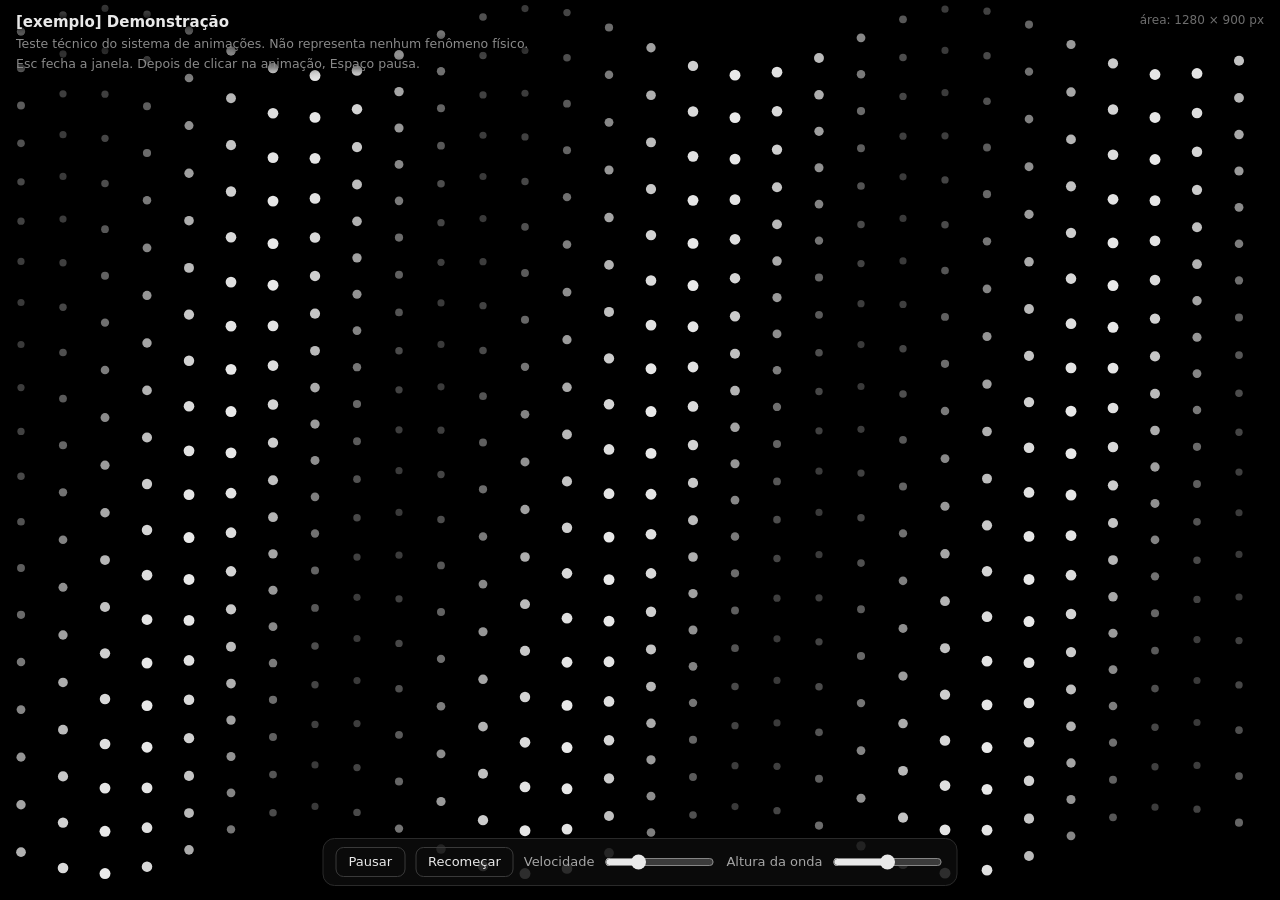
<file: animacoes/demonstracao.html>
<!doctype html>
<!--
  =============================================================================
  demonstracao.html: animação de EXEMPLO do Mapa de Estudos Sol–Terra.

  Serve só para testar o sistema de animações (abrir, redimensionar, fechar).
  Os pontos em onda não representam nenhum fenômeno físico.
  Foi feita a partir de _modelo.html; as seções têm a mesma numeração.
  =============================================================================
-->
<html lang="pt-BR">
<head>
  <meta charset="utf-8">
  <meta name="viewport" content="width=device-width, initial-scale=1">
  <title>[exemplo] Demonstração</title>
  <style>
    html, body {
      margin: 0;
      width: 100%;
      height: 100%;
      overflow: hidden;
      background: #000;
      color: #e9e9e9;
      font: 14px/1.4 system-ui, -apple-system, 'Segoe UI', Roboto, Arial, sans-serif;
    }
    #tela { position: fixed; inset: 0; width: 100%; height: 100%; display: block; }

    /* A sombra preta mantém os textos legíveis por cima do desenho. */
    .legenda, .medida { text-shadow: 0 0 4px #000, 0 0 10px #000, 0 0 16px #000; }
    .legenda { position: fixed; left: 16px; top: 12px; right: 16px; pointer-events: none; }
    .legenda h1 { margin: 0; font-size: 15px; font-weight: 600; }
    .legenda p { margin: 2px 0 0; font-size: 12.5px; color: #8a8a8a; }
    .medida { position: fixed; right: 16px; top: 12px; font-size: 12px; color: #6e6e6e; pointer-events: none; }

    .controles {
      position: fixed;
      left: 50%;
      bottom: 14px;
      transform: translateX(-50%);
      display: flex;
      flex-wrap: wrap;
      align-items: center;
      justify-content: center;
      gap: 10px;
      max-width: calc(100% - 24px);
      padding: 8px 12px;
      border: 1px solid #2a2a2a;
      border-radius: 12px;
      background: rgba(12, 12, 12, 0.85);
    }
    button {
      height: 30px;
      padding: 0 12px;
      border: 1px solid #3a3a3a;
      border-radius: 8px;
      background: transparent;
      color: #e9e9e9;
      font: inherit;
      font-size: 13px;
      cursor: pointer;
    }
    button:hover { background: #1b1b1b; }
    label { display: inline-flex; align-items: center; gap: 8px; font-size: 13px; color: #a6a6a6; }
    input[type="range"] { width: 110px; accent-color: #e9e9e9; }
  </style>
</head>
<body>
  <canvas id="tela"></canvas>

  <div class="legenda">
    <h1>[exemplo] Demonstração</h1>
    <p>Teste técnico do sistema de animações. Não representa nenhum fenômeno físico.</p>
    <p>Esc fecha a janela. Depois de clicar na animação, Espaço pausa.</p>
  </div>
  <div class="medida" id="medida"></div>

  <div class="controles">
    <button id="bt-pausar" type="button">Pausar</button>
    <button id="bt-recomecar" type="button">Recomeçar</button>
    <label>Velocidade <input id="velocidade" type="range" min="0.25" max="3" step="0.25" value="1"></label>
    <label>Altura da onda <input id="amplitude" type="range" min="0" max="2" step="0.1" value="1"></label>
  </div>

  <script>
    'use strict';

    // 1. Esc fecha a janela do mapa (trecho obrigatório do modelo).
    window.addEventListener('keydown', (evento) => {
      if (evento.key === 'Escape') window.parent.postMessage({ tipo: 'fechar-animacao' }, '*');
    });

    // 2. Canvas nítido e do tamanho da área.
    const tela = document.getElementById('tela');
    const ctx = tela.getContext('2d');
    const medida = document.getElementById('medida');
    let largura = 0;
    let altura = 0;

    function ajustarTamanho() {
      const escala = window.devicePixelRatio || 1;
      largura = window.innerWidth;
      altura = window.innerHeight;
      tela.width = Math.round(largura * escala);
      tela.height = Math.round(altura * escala);
      ctx.setTransform(escala, 0, 0, escala, 0, 0);
      // Mostra o tamanho da área: ao redimensionar a janela, o número muda e
      // a grade de pontos se refaz (a animação se ajusta sozinha).
      medida.textContent = `área: ${largura} × ${altura} px`;
      desenhar();
    }
    window.addEventListener('resize', ajustarTamanho);

    // 3. Estado e controles.
    let tempo = 0;
    let pausado = false;
    let velocidade = 1;
    let amplitude = 1;

    const botaoPausar = document.getElementById('bt-pausar');
    function alternarPausa() {
      pausado = !pausado;
      botaoPausar.textContent = pausado ? 'Continuar' : 'Pausar';
    }
    botaoPausar.addEventListener('click', alternarPausa);
    document.getElementById('bt-recomecar').addEventListener('click', () => {
      tempo = 0;
      desenhar();
    });
    document.getElementById('velocidade').addEventListener('input', (evento) => {
      velocidade = Number(evento.target.value);
    });
    document.getElementById('amplitude').addEventListener('input', (evento) => {
      amplitude = Number(evento.target.value);
      if (pausado) desenhar();
    });
    window.addEventListener('keydown', (evento) => {
      if (evento.key === ' ' && evento.target === document.body) {
        evento.preventDefault();
        alternarPausa();
      }
    });

    // 4. O desenho: uma grade de pontos que sobe e desce como uma onda que
    //    anda para a direita. O espaçamento depende do tamanho da área, e
    //    sempre cabem três "cristas" na largura.
    function desenhar() {
      ctx.fillStyle = '#000';
      ctx.fillRect(0, 0, largura, altura);

      const menor = Math.min(largura, altura);
      const passo = Math.max(18, Math.min(42, menor / 18));   // distância entre pontos
      const comprimento = largura / 3;                          // três cristas na largura
      const deslocamentoMaximo = passo * 0.8 * amplitude;
      const raioBase = Math.max(1.5, passo * 0.1);

      for (let y = passo; y < altura - passo * 0.5; y += passo) {
        for (let x = passo * 0.5; x < largura; x += passo) {
          // Fase da onda neste ponto: muda com x, um pouco com y e com o tempo.
          const fase = 2 * Math.PI * (x / comprimento - tempo * 0.35) + y * 0.004;
          const onda = Math.sin(fase);                  // entre -1 e 1
          const brilho = 0.25 + 0.75 * (0.5 + 0.5 * onda);
          ctx.fillStyle = `rgba(233, 233, 233, ${brilho.toFixed(3)})`;
          ctx.beginPath();
          ctx.arc(x, y + onda * deslocamentoMaximo, raioBase * (0.7 + 0.6 * brilho), 0, Math.PI * 2);
          ctx.fill();
        }
      }
    }

    // 5. Laço da animação.
    let anterior = performance.now();
    function quadro(agora) {
      const intervalo = Math.min((agora - anterior) / 1000, 0.1);
      anterior = agora;
      if (!pausado) {
        tempo += intervalo * velocidade;
        desenhar();
      }
      requestAnimationFrame(quadro);
    }

    // Início.
    ajustarTamanho();
    requestAnimationFrame(quadro);
  </script>
</body>
</html>
</file>
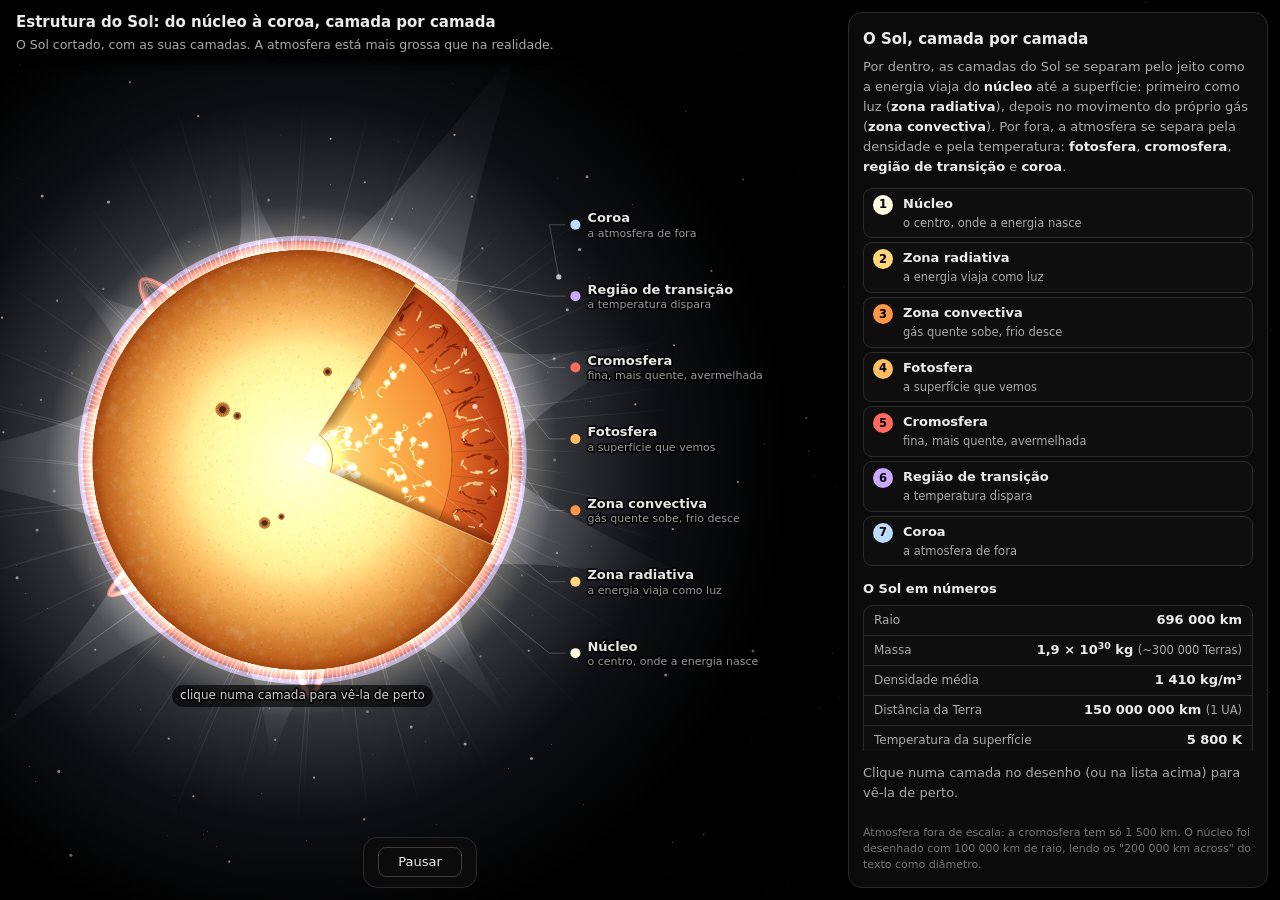
<file: animacoes/estrutura-do-sol.html>
<!doctype html>
<!--
  =============================================================================
  estrutura-do-sol.html: animação do Mapa de Estudos Sol–Terra.

  O que mostra: o Sol cortado, com as suas camadas. Por dentro, elas se separam
  pelo jeito como a energia viaja (núcleo, zona radiativa, zona convectiva); por
  fora, pela densidade e pela temperatura (fotosfera, cromosfera, região de
  transição e coroa).
    • O Sol inteiro: o corte, vivo (a fusão no núcleo, os fótons na zona
      radiativa, as células da convecção, a superfície, a cromosfera, a coroa e
      o vento solar). Clicar numa camada (no desenho ou na lista do painel)
      leva a câmera até ela: não há o seletor "De longe"/"De perto".
    • Cada camada, de perto, em partes (cada uma com a sua cena):
        núcleo (6): a fusão, a massa que falta (E = mc²), a constante solar,
          a luminosidade, 600 milhões de toneladas por segundo, os neutrinos;
        zona radiativa (2): a luz que leva a energia, a heliossismologia;
        zona convectiva (2): gás quente sobe e frio desce, onde a convecção começa;
        fotosfera (4): a borda nítida, as manchas, a rotação diferencial, os grânulos;
        cromosfera (4): mais quente e rala, o eclipse, as espículas, o Sol em Hα;
        região de transição (1): a temperatura dispara;
        coroa (2): o coronógrafo, o vento solar.
      Um Sol pequeno no canto do desenho mostra onde se está; clicar nele
      volta ao Sol inteiro.

  A física segue a seção 2.5 do livro que a pessoa usuária estuda (Solar
  structure), colada de um PDF. Leituras e contas:
    • "o núcleo tem uns 200 000 km across" foi lido como diâmetro (raio de
      100 000 km); a zona convectiva vai da superfície até 200 000 km para
      baixo, então começa a 496 000 km do centro;
    • o texto diz que fundir 1 kg de hidrogênio dá a energia da Terra por
      1 600 anos, mas também que 1 s do Sol vale 900 000 anos da Terra; as
      duas não batem (pela segunda, 6,4 × 10¹⁴ J são uns 47 s da Terra). A
      tela mostra a segunda e avisa da primeira.

  O que a animação precisou assumir (está na seção 2 do script e na tela):
    • a massa do próton (1,67 × 10⁻²⁷ kg) e 1 megaton = 4,18 × 10¹⁵ J, para
      as contas; o raio da Terra (6 371 km), para comparar com as manchas;
    • a temperatura da coroa, cerca de 1 milhão de K (o texto só diz que a
      temperatura sobe muito na região de transição);
    • as camadas da atmosfera desenhadas muito mais grossas que na realidade;
      as curvas de temperatura e densidade, a rotação entre o equador e os
      polos, o número de manchas no ciclo, o caminho do fóton, as células, as
      ondas sonoras, as espículas e as partículas são esquemas; o tempo é
      acelerado.

  Feita no formato das outras animações (painel à direita, barra de controles
  embaixo do desenho, contas em passos), seguindo animacoes/CONTRATO.md.
  =============================================================================
-->
<html lang="pt-BR">
<head>
  <meta charset="utf-8">
  <meta name="viewport" content="width=device-width, initial-scale=1">
  <title>Estrutura do Sol</title>
  <style>
    /* Cores: branco e cinzas para a interface. No desenho, cada camada tem a sua cor (a mesma do número dela no
       painel), e o Sol é amarelo e laranja. */
    :root {
      --texto: #ececec;
      --texto-2: #a9a9a9;
      --texto-3: #747474;
      --borda: #2b2b2b;
      --borda-forte: #3d3d3d;
      --fonte-mat: Cambria, 'Cambria Math', 'STIX Two Text', Georgia, 'Times New Roman', serif;
      --largura-painel: clamp(300px, 34vw, 420px);
      --c-nucleo: #fffae1;
      --c-radiativa: #ffd678;
      --c-conveccao: #ff9646;
      --c-fotosfera: #ffbe62;
      --c-cromosfera: #ff6a5e;
      --c-transicao: #c8aaff;
      --c-coroa: #bedcff;
    }
    * { box-sizing: border-box; }
    html, body {
      margin: 0;
      width: 100%;
      height: 100%;
      overflow: hidden;
      background: #000;
      color: var(--texto);
      font: 14px/1.45 system-ui, -apple-system, 'Segoe UI', Roboto, Arial, sans-serif;
      -webkit-font-smoothing: antialiased;
    }
    button, input { font: inherit; color: inherit; }
    sub, sup { line-height: 0; }
    [hidden] { display: none !important; }

    /* O desenho ocupa a área inteira. Por cima dele ficam o título, o painel
       de explicação (à direita) e a barra de controles (embaixo do desenho). */
    #tela { position: fixed; inset: 0; width: 100%; height: 100%; display: block; touch-action: none; }

    .topo {
      position: fixed;
      left: 16px;
      top: 12px;
      max-width: calc(100% - var(--largura-painel) - 52px);
      pointer-events: none;
      text-shadow: 0 0 4px #000, 0 0 10px #000, 0 0 16px #000;
    }
    .topo h1 { margin: 0; font-size: 15px; font-weight: 600; }
    .topo p { margin: 2px 0 0; font-size: 12.5px; color: var(--texto-2); }
    .curto { display: none; }          /* versão curta de um texto, para telas estreitas (troca com .longo) */

    /* ---- Painel de explicação ---- */
    #painel {
      position: fixed;
      top: 12px;
      right: 12px;
      bottom: 12px;
      width: var(--largura-painel);
      display: flex;
      flex-direction: column;
      gap: 12px;
      padding: 14px;
      border: 1px solid var(--borda);
      border-radius: 14px;
      background: #0b0b0b;
      overflow: hidden;
    }
    .conteudo { flex: 1; min-height: 0; overflow-x: hidden; overflow-y: auto; scrollbar-width: thin; scrollbar-color: #333 transparent; }

    /* No alto do painel, de perto: voltar ao Sol inteiro e as camadas, numeradas, para pular de uma a outra. */
    .cabeca { flex: none; display: flex; align-items: center; justify-content: space-between; gap: 8px; }
    .cabeca .botao { padding: 0 10px 0 6px; gap: 4px; }
    .chips { display: flex; flex-wrap: wrap; justify-content: flex-end; gap: 4px; }
    .chips button {
      width: 24px;
      height: 24px;
      padding: 0;
      border: 1px solid var(--borda-forte);
      border-radius: 50%;
      background: transparent;
      color: var(--texto-2);
      font-size: 11.5px;
      font-weight: 600;
      cursor: pointer;
      position: relative;
    }
    /* A cor da camada, num pontinho embaixo do número. */
    .chips button::after { content: ''; position: absolute; left: 50%; bottom: 2px; width: 4px; height: 4px; margin-left: -2px; border-radius: 50%; background: var(--cor); }
    .chips button:hover { color: #fff; border-color: #6a6a6a; }
    .chips button.ativo { background: #ededed; border-color: #ededed; color: #000; cursor: default; }

    /* O Sol inteiro: o resumo, os números, a composição e a lista das camadas. */
    #resumo h2 { margin: 2px 0 6px; font-size: 15px; font-weight: 600; }
    #resumo p { margin: 0 0 10px; font-size: 13px; line-height: 1.55; color: var(--texto-2); }
    #resumo p b { color: var(--texto); font-weight: 600; }
    #resumo h3 { margin: 14px 0 6px; font-size: 13px; font-weight: 600; }
    .dica { margin: 0 0 10px; font-size: 13px; line-height: 1.55; color: var(--texto-2); }
    .leituras { margin: 0; border: 1px solid var(--borda); border-radius: 10px; background: #0e0e0e; }
    .leituras div { display: flex; align-items: baseline; justify-content: space-between; gap: 12px; padding: 5px 10px; }
    .leituras div + div { border-top: 1px solid var(--borda); }
    .leituras dt { font-size: 12px; color: var(--texto-2); }
    .leituras dd { margin: 0; font-size: 13px; font-weight: 600; white-space: nowrap; font-variant-numeric: tabular-nums; text-align: right; }
    .leituras dd small { font-size: 11.5px; font-weight: 400; color: var(--texto-2); }
    .leituras sup { font-size: 0.72em; position: relative; vertical-align: baseline; top: -0.5em; }
    .lista-camadas { list-style: none; margin: 0; padding: 0; display: grid; gap: 4px; }
    .lista-camadas button {
      display: grid;
      grid-template-columns: 22px minmax(0, 1fr);
      align-items: baseline;
      gap: 0 8px;
      width: 100%;
      padding: 6px 9px;
      border: 1px solid var(--borda);
      border-radius: 9px;
      background: #0e0e0e;
      text-align: left;
      cursor: pointer;
    }
    .lista-camadas button:hover { border-color: #5a5a5a; background: #151515; }
    .lista-camadas .numero { align-self: center; color: #000; border-color: transparent; background: var(--cor); }
    .lista-camadas strong { font-size: 13px; font-weight: 600; }
    .lista-camadas small { grid-column: 2; font-size: 11.5px; color: var(--texto-2); }
    .composicao { margin: 0; padding: 8px 10px 9px; border: 1px solid var(--borda); border-radius: 10px; background: #0e0e0e; }
    #atomos { display: block; width: 100%; height: 92px; border-radius: 6px; }
    .elementos { margin: 7px 0 0; padding: 0; list-style: none; display: grid; grid-template-columns: repeat(auto-fill, minmax(118px, 1fr)); gap: 2px 10px; font-size: 12px; color: var(--texto-2); }
    .elementos b { color: var(--texto); font-weight: 600; font-variant-numeric: tabular-nums; }
    .elementos i { display: inline-block; width: 8px; height: 8px; margin-right: 6px; border-radius: 50%; }

    /* De perto: a camada aberta, com as suas partes. */
    #camadas { margin: 0; padding: 0; }
    .camada { display: none; }
    .camada.ativa { display: block; }
    .camada-titulo { display: flex; align-items: center; gap: 9px; margin: 0; padding: 0; font-size: 15px; font-weight: 600; }
    .camada-titulo .numero { background: var(--cor); border-color: transparent; color: #000; }
    .onde { margin: 3px 0 10px; font-size: 12.5px; color: var(--texto-2); }
    .partes { list-style: none; margin: 0; padding: 0; display: flex; flex-direction: column; gap: 6px; }
    .parte { border: 1px solid var(--borda); border-radius: 10px; background: #0e0e0e; }
    .parte-titulo {
      display: flex;
      align-items: center;
      gap: 9px;
      width: 100%;
      padding: 8px 10px;
      border: 0;
      background: transparent;
      color: var(--texto-2);
      font-size: 13px;
      font-weight: 600;
      text-align: left;
      cursor: pointer;
    }
    .parte-titulo:hover { color: var(--texto); }
    .numero {
      flex: none;
      display: inline-grid;
      place-items: center;
      width: 20px;
      height: 20px;
      border: 1px solid var(--borda-forte);
      border-radius: 50%;
      font-size: 11.5px;
      font-weight: 600;
    }
    .parte.ativo { border-color: #5a5a5a; background: #131313; }
    .parte.ativo .parte-titulo { color: #fff; cursor: default; }
    .parte.ativo .numero { background: #ededed; border-color: #ededed; color: #000; }
    .parte-corpo { display: none; padding: 0 12px 12px; }
    .parte.ativo .parte-corpo { display: block; }

    /* Fórmulas: letras em itálico, como num livro. */
    .formula { font-family: var(--fonte-mat); font-size: 19px; line-height: 1.55; white-space: nowrap; }
    .formula.pequena { font-size: 16px; }
    .formula.quebra { white-space: normal; line-height: 1.4; }
    .formula small { font-family: system-ui, sans-serif; font-size: 11.5px; color: var(--texto-3); margin: 0 6px 0 4px; }
    .formula sup, .formula sub { position: relative; vertical-align: baseline; font-size: 0.7em; }
    .formula sup { top: -0.55em; }
    .formula sub { top: 0.25em; }
    .junto { white-space: nowrap; }
    /* Ao abrir uma parte, a fórmula "se escreve" da esquerda para a direita; logo depois aparecem a conta e o resultado. */
    @keyframes escrever { from { clip-path: inset(0 100% 0 0); } to { clip-path: inset(0 -6px 0 0); } }
    @keyframes surgir { from { opacity: 0; transform: translateY(3px); } to { opacity: 1; transform: none; } }
    .parte.ativo .formula { animation: escrever 0.9s ease-out both; }
    .parte.ativo .conta { animation: surgir 0.4s ease-out 0.6s both; }
    .parte.ativo .valor { animation: surgir 0.4s ease-out 0.85s both; }
    .conta { margin-top: 5px; font-size: 12.5px; color: var(--texto-2); font-variant-numeric: tabular-nums; }
    .valor { margin-top: 2px; font-size: 13px; font-variant-numeric: tabular-nums; }
    .conta + .valor { margin-top: 0; }
    .conta sup, .valor sup, .legenda sup, .aviso sup, .explicacao sup { font-size: 0.72em; position: relative; vertical-align: baseline; top: -0.5em; }
    .conta sub, .valor sub, .explicacao sub { position: relative; vertical-align: baseline; top: 0.25em; }
    .explicacao { margin: 8px 0 0; font-size: 12.5px; line-height: 1.5; color: var(--texto-2); }
    .explicacao b { color: var(--texto); font-weight: 600; }
    ul.explicacao { padding-left: 16px; line-height: 1.42; }
    ul.explicacao li + li { margin-top: 3px; }
    .aviso { margin: 8px 0 0; padding: 6px 8px; border-left: 2px solid #8a8a8a; font-size: 12px; line-height: 1.45; color: var(--texto-2); }
    /* O que é cada letra. */
    .legenda { margin: 8px 0 0; display: grid; grid-template-columns: auto minmax(0, 1fr); gap: 3px 9px; font-size: 12px; line-height: 1.45; color: var(--texto-2); }
    .legenda dt { font-family: var(--fonte-mat); font-style: italic; font-size: 14px; line-height: 1.25; color: var(--texto); white-space: nowrap; }
    .legenda dt.unidade { font-family: inherit; font-style: normal; font-size: 12px; line-height: 1.45; }
    .legenda dd { margin: 0; font-variant-numeric: tabular-nums; }
    .fr { display: inline-flex; flex-direction: column; align-items: center; vertical-align: middle; margin: 0 0.12em; line-height: 1.15; }
    .fr > span:first-child { padding: 0 0.22em 0.04em; border-bottom: 1px solid currentColor; }
    .fr > span:last-child { padding: 0.04em 0.22em 0; }
    .azul { color: #8fb4ff; }
    .vermelho { color: #ff8a7a; }
    .halfa { color: #ff6a5e; }

    /* Rodapé do painel: o convite (o Sol inteiro) ou a troca de parte (de perto). */
    .rodape, .navegacao { flex: none; }
    .navegacao { display: flex; align-items: center; justify-content: space-between; gap: 8px; }
    .navegacao .botao { padding: 0 8px; gap: 2px; }
    #contador { font-size: 12.5px; color: var(--texto-2); white-space: nowrap; overflow: hidden; text-overflow: ellipsis; }
    .pontos { display: none; gap: 6px; }
    .pontos button {
      width: 24px;
      height: 24px;
      padding: 0;
      border: 1px solid var(--borda-forte);
      border-radius: 50%;
      background: transparent;
      color: var(--texto-2);
      font-size: 11.5px;
      font-weight: 600;
      cursor: pointer;
    }
    .pontos button:hover { color: #fff; border-color: #6a6a6a; }
    .pontos button.ativo { background: #ededed; border-color: #ededed; color: #000; cursor: default; }

    .botao {
      display: inline-flex;
      align-items: center;
      justify-content: center;
      gap: 6px;
      height: 30px;
      padding: 0 12px;
      border: 1px solid var(--borda-forte);
      border-radius: 8px;
      background: transparent;
      color: var(--texto);
      font-size: 13px;
      white-space: nowrap;
      cursor: pointer;
    }
    .botao:hover { background: #1b1b1b; }
    .botao:disabled { opacity: 0.35; cursor: default; background: transparent; }
    .botao svg { flex: none; width: 15px; height: 15px; fill: none; stroke: currentColor; stroke-width: 2; stroke-linecap: round; stroke-linejoin: round; }
    .botao.principal { background: #ededed; border-color: #ededed; color: #000; font-weight: 600; }
    .botao.principal:hover { background: #fff; }
    .botao.principal:disabled { background: #ededed; }
    .botao[aria-pressed="true"] { background: #ededed; border-color: #ededed; color: #000; }
    .nota { flex: none; margin: 0; font-size: 11px; line-height: 1.45; color: var(--texto-3); }

    /* ---- Controles: uma barra embaixo do desenho, à esquerda do painel.
       Ela mostra só os controles da cena aberta ("data-cenas"). ---- */
    .controles {
      position: fixed;
      left: 12px;
      right: calc(var(--largura-painel) + 32px);
      bottom: 12px;
      max-width: 780px;
      margin: 0 auto;
      display: flex;
      align-items: center;
      gap: 8px 20px;
      padding: 9px 14px 10px;
      border: 1px solid var(--borda);
      border-radius: 14px;
      background: #0b0b0b;
    }
    .controle { flex: 1 1 0; min-width: 0; display: grid; grid-template-columns: minmax(0, 1fr) auto; align-items: baseline; gap: 3px 8px; font-size: 12.5px; color: var(--texto-2); }
    .controle .nome { white-space: nowrap; overflow: hidden; }
    .controle .nome i { font-family: var(--fonte-mat); font-size: 15px; color: var(--texto); }
    .controle .nome small { font-size: 12px; }
    .controle output { text-align: right; color: var(--texto); font-variant-numeric: tabular-nums; white-space: nowrap; }
    .controle output sup { font-size: 0.72em; position: relative; vertical-align: baseline; top: -0.5em; }
    .controle input { grid-column: 1 / -1; }
    input[type="range"] { width: 100%; min-width: 0; height: 16px; margin: 0; accent-color: #ededed; cursor: pointer; }
    .botoes { flex: none; display: flex; gap: 8px; margin-left: auto; }
    #bt-pausar { min-width: 84px; }
    @media (min-width: 761px) and (min-height: 381px) {
      body[data-controles="1"] .controles { max-width: 520px; }
      body[data-controles="0"] .controles { max-width: none; width: max-content; }
    }

    /* Só uma das duas partes do conteúdo aparece de cada vez. */
    body:not(.perto) .so-perto { display: none !important; }
    body.perto .so-longe { display: none !important; }

    /* ---- Janelas baixas: só a parte aberta aparece, com os números para trocar ---- */
    @media (max-height: 700px) {
      .parte:not(.ativo) { display: none; }
      .pontos { display: flex; }
      #contador { display: none; }
    }
    @media (max-height: 540px) {
      .dica { display: none; }
    }
    @media (max-height: 520px) {
      .nota { display: none; }
    }
    @media (max-height: 460px) {
      #painel { top: 8px; bottom: 8px; padding: 12px; gap: 10px; }
      .controles { bottom: 8px; }
    }
    @media (max-width: 1180px) {
      .controle .nome small { display: none; }
    }
    @media (max-width: 1060px) {
      .navegacao .rotulo { display: none; }
      .navegacao .botao { width: 34px; padding: 0; }
    }
    @media (max-width: 1000px) and (max-height: 700px) {
      .dica { display: none; }
    }
    @media (max-width: 1000px) and (max-height: 640px) {
      .nota { display: none; }
    }
    @media (max-width: 920px) {
      .controles { gap: 8px 14px; }
      #bt-pausar { min-width: 76px; }
      .cabeca .rotulo { display: none; }
      .cabeca .botao { width: 34px; padding: 0; }
    }
    @media (max-width: 860px) {
      .longo { display: none; }
      .curto { display: inline; }
    }

    /* ---- Telas estreitas (ou muito baixas): tudo num painel compacto, embaixo ---- */
    @media (max-width: 760px), (max-height: 380px) {
      :root { --largura-painel: 0px; }
      .topo { left: 12px; top: 8px; max-width: calc(100% - 24px); }
      .topo h1 { font-size: 13px; }
      .topo p { font-size: 11.5px; }
      #painel {
        top: auto;
        left: 8px;
        right: 8px;
        bottom: 8px;
        width: auto;
        max-height: 62%;
        display: grid;
        grid-template-columns: minmax(0, 1fr) auto;
        grid-template-rows: auto minmax(0, 1fr) auto;
        gap: 8px;
        padding: 10px;
        border-radius: 12px;
      }
      .cabeca { grid-column: 1; grid-row: 1; }
      body:not(.perto) .cabeca { display: none; }
      .navegacao { grid-column: 2; grid-row: 1; }
      .navegacao .botao { width: 32px; padding: 0; }
      .navegacao .rotulo, .pontos, #contador { display: none; }
      .conteudo { grid-column: 1 / -1; grid-row: 2; }
      body:not(.perto) .conteudo { grid-row: 1 / 3; }
      .controles {
        position: static;
        grid-column: 1 / -1;
        grid-row: 3;
        max-width: none;
        margin: 0;
        padding: 0;
        border: 0;
        border-radius: 0;
        background: transparent;
        gap: 8px 10px;
        align-items: end;
      }
      .cabeca .rotulo { display: none; }
      .cabeca .botao { width: 32px; padding: 0; }
      .chips button { width: 22px; height: 22px; font-size: 11px; }
      .parte:not(.ativo), .onde { display: none; }
      .camada-titulo { display: none; }
      .parte, .parte.ativo { border: 0; background: transparent; }
      .parte-titulo { padding: 0 0 2px; }
      .parte-corpo { padding: 0; }
      .parte .numero { display: none; }
      .formula { font-size: 16px; line-height: 1.35; }
      .explicacao, .legenda, .conta, .aviso, .nota, .rodape, #resumo h2, #resumo p, #resumo h3, .composicao, .leituras { display: none; }
      .valor { margin-top: 2px; }
      .lista-camadas { display: flex; flex-wrap: wrap; gap: 4px; }
      .lista-camadas button { display: flex; align-items: center; gap: 6px; width: auto; padding: 3px 8px 3px 4px; }
      .lista-camadas small { display: none; }
      .lista-camadas strong { font-size: 12px; }
      .lista-camadas .numero { width: 18px; height: 18px; font-size: 10.5px; }
      .controle { font-size: 11.5px; gap: 0 4px; }
      .controle .nome small { display: none; }
      #bt-pausar { min-width: 0; }
    }
    @media (max-height: 420px) and (max-width: 760px), (max-height: 380px) {
      .topo p, .parte-titulo { display: none; }
      .valor { font-size: 12px; }
    }
    @media (max-width: 420px) {
      .parte .formula small { display: none; }
      .formula { font-size: 14.5px; }
    }
    @media (prefers-reduced-motion: reduce) {
      .parte.ativo .formula, .parte.ativo .conta, .parte.ativo .valor { animation: none; }
    }
  </style>
</head>
<body>
  <canvas id="tela"></canvas>

  <div class="topo">
    <h1>Estrutura do Sol<span class="longo" data-texto="titulo-complemento">: do núcleo à coroa, camada por camada</span></h1>
    <p id="subtitulo"></p>
  </div>

  <aside id="painel" aria-label="Explicação e controles">
    <div class="cabeca so-perto">
      <button id="bt-voltar" type="button" class="botao" title="Voltar ao Sol inteiro">
        <svg viewBox="0 0 24 24" aria-hidden="true"><circle cx="12" cy="12" r="5.5"/><path d="M12 12h5.5A5.5 5.5 0 0 0 12 6.5z" fill="currentColor"/><path d="M12 2.5v2M12 19.5v2M2.5 12h2M19.5 12h2M5.3 5.3l1.4 1.4M17.3 17.3l1.4 1.4M5.3 18.7l1.4-1.4M17.3 6.7l1.4-1.4"/></svg><span class="rotulo" data-texto="botao-voltar">O Sol inteiro</span></button>
      <div class="chips" role="group" aria-label="Ir para a camada"></div>
    </div>

    <div class="conteudo">
      <!-- O Sol inteiro -->
      <section id="resumo" class="so-longe">
        <h2 data-texto="resumo-titulo">O Sol, camada por camada</h2>
        <p data-texto="resumo-texto">Por dentro, as camadas do Sol se separam pelo jeito como a energia viaja do <b>núcleo</b> até a
          superfície: primeiro como luz (<b>zona radiativa</b>), depois no movimento do próprio gás (<b>zona
          convectiva</b>). Por fora, a atmosfera se separa pela densidade e pela temperatura: <b>fotosfera</b>,
          <b>cromosfera</b>, <b>região de transição</b> e <b>coroa</b>.</p>
        <ul class="lista-camadas" aria-label="As camadas"></ul>
        <h3 data-texto="numeros-titulo">O Sol em números</h3>
        <dl class="leituras">
          <div><dt data-texto="leitura-l-raio">Raio</dt><dd id="l-raio"></dd></div>
          <div><dt data-texto="leitura-l-massa">Massa</dt><dd id="l-massa"></dd></div>
          <div><dt data-texto="leitura-l-densidade">Densidade média</dt><dd id="l-densidade"></dd></div>
          <div><dt data-texto="leitura-l-distancia">Distância da Terra</dt><dd id="l-distancia"></dd></div>
          <div><dt data-texto="leitura-l-temperatura">Temperatura da superfície</dt><dd id="l-temperatura"></dd></div>
          <div><dt data-texto="leitura-l-luminosidade">Luminosidade</dt><dd id="l-luminosidade"></dd></div>
        </dl>
        <p class="explicacao" data-texto="numeros-texto">O Sol tem mais de 99% de toda a massa do Sistema Solar: umas 300 000 vezes a massa da Terra.</p>
        <h3 data-texto="composicao-titulo">Do que o Sol é feito</h3>
        <div class="composicao">
          <canvas id="atomos" aria-hidden="true"></canvas>
          <ul class="elementos" id="elementos"></ul>
        </div>
        <p class="explicacao" data-texto="composicao-texto">A composição vem das linhas escuras de absorção no espectro do Sol. Pelo Modelo Solar
          Padrão, ela vale para o Sol inteiro, menos o núcleo, onde a fusão muda a composição o tempo todo. O Sol tem
          todos os elementos naturais da Terra, e quase todos os que não são hidrogênio nem hélio (os da Terra e os do
          nosso corpo) foram feitos dentro de uma estrela que já morreu: <b>somos feitos de matéria de estrela</b>.</p>
      </section>

      <!-- De perto: uma camada de cada vez, com as suas partes. -->
      <div id="camadas" class="so-perto" data-palavra-do-grupo="Camada">

        <section class="camada" data-passo="0" style="--cor: var(--c-nucleo)">
          <h2 class="camada-titulo passo-titulo"><span class="numero">1</span><span data-texto="passo-1-titulo">Núcleo</span></h2>
          <p class="onde" id="onde-1"></p>
          <ol class="partes">
            <li class="parte" data-parte="0">
              <button class="parte-titulo" type="button"><span class="numero">1</span><span data-texto="passo-1-parte-1-titulo">Aqui a energia nasce: a fusão</span></button>
              <div class="parte-corpo">
                <div class="formula pequena quebra"><span class="junto">4 prótons</span> → <span class="junto">1 núcleo de hélio</span> + <span class="junto">energia</span></div>
                <div class="valor" id="valor-1-1"></div>
                <p class="explicacao" data-texto="passo-1-parte-1-explicacao">O núcleo é tão quente que os elétrons são arrancados dos átomos (quase todos
                  de hidrogênio): sobram os prótons, os núcleos do hidrogênio, correndo por toda parte. De vez em quando
                  dois prótons colidem, e isso começa a <b>cadeia próton–próton</b>, que no fim forma um núcleo de
                  <b>hélio</b>: dois prótons e dois nêutrons, de massa 4, feito com quatro prótons. Essa <b>fusão
                  nuclear</b> é o único processo capaz de produzir a energia enorme que o Sol solta.</p>
              </div>
            </li>
            <li class="parte" data-parte="1">
              <button class="parte-titulo" type="button"><span class="numero">2</span><span data-texto="passo-1-parte-2-titulo">A massa que falta: E = mc²</span></button>
              <div class="parte-corpo">
                <div class="formula"><i>E</i> = Δ<i>m</i> · <i>c</i><sup>2</sup></div>
                <div class="conta" id="conta-1-2"></div>
                <div class="conta" id="conta-1-2b"></div>
                <div class="valor" id="valor-1-2"></div>
                <p class="explicacao" data-texto="passo-1-parte-2-explicacao">O núcleo de hélio é um pouco mais leve que os quatro prótons que o formaram. A
                  massa que falta virou energia, pela equação de Einstein, <i>E</i> = <i>mc</i><sup>2</sup>: massa e
                  energia andam juntas. A velocidade da luz é enorme, e ao quadrado maior ainda, então um pouquinho de
                  massa vale muita energia: fundir 1 kg de hidrogênio libera 6,4 × 10<sup>14</sup> J.</p>
                <dl class="legenda">
                  <dt>E</dt><dd data-texto="passo-1-parte-2-legenda">energia, em joules (J)</dd>
                  <dt>Δm</dt><dd data-texto="passo-1-parte-2-legenda-2">a massa que falta: quatro prótons menos o núcleo de hélio</dd>
                  <dt>c</dt><dd data-texto="passo-1-parte-2-legenda-3">velocidade da luz: 3 × 10<sup>8</sup> m/s</dd>
                </dl>
                <p class="aviso" id="aviso-1-2"></p>
              </div>
            </li>
            <li class="parte" data-parte="2">
              <button class="parte-titulo" type="button"><span class="numero">3</span><span data-texto="passo-1-parte-3-titulo">Medindo a energia do Sol: a constante solar</span></button>
              <div class="parte-corpo">
                <div class="formula"><i>P</i> = <i>S</i> · <i>A</i></div>
                <div class="conta" id="conta-1-3"></div>
                <div class="valor" id="valor-1-3"></div>
                <p class="explicacao" data-texto="passo-1-parte-3-explicacao">Para medir a energia que sai do Sol, põe-se um aparelho, como uma célula solar,
                  acima da atmosfera da Terra, de frente para os raios do Sol, e mede-se quanta energia chega em cada
                  metro quadrado por segundo: é a <b>constante solar</b>, cerca de 1 400 W/m². Uma casa média da
                  Califórnia usa 1 600 W: pouco mais de um metro quadrado bastaria. Nem tudo chega ao chão: a atmosfera
                  e as nuvens absorvem ou refletem uma parte, e em média só 30 a 50% chegam à superfície.</p>
                <dl class="legenda">
                  <dt>P</dt><dd data-texto="passo-1-parte-3-legenda">potência que chega ao painel, em watts (W = J/s)</dd>
                  <dt>S</dt><dd data-texto="passo-1-parte-3-legenda-2">constante solar: cerca de 1 400 W/m²</dd>
                  <dt>A</dt><dd data-texto="passo-1-parte-3-legenda-3">área do painel, em m²</dd>
                </dl>
              </div>
            </li>
            <li class="parte" data-parte="3">
              <button class="parte-titulo" type="button"><span class="numero">4</span><span data-texto="passo-1-parte-4-titulo">Somando a esfera: a luminosidade</span></button>
              <div class="parte-corpo">
                <div class="formula"><i>L</i> = <i>S</i> · 4π<i>r</i><sup>2</sup></div>
                <div class="conta" id="conta-1-4"></div>
                <div class="conta" id="conta-1-4b"></div>
                <div class="valor" id="valor-1-4"></div>
                <p class="explicacao" data-texto="passo-1-parte-4-explicacao">Se o Sol solta energia igualmente em todas as direções, cada metro quadrado de
                  uma esfera imaginária em volta dele, com raio igual à distância do Sol à Terra, recebe o mesmo que o
                  metro quadrado acima da Terra. Somando todos os metros quadrados da esfera (a área é 4π<i>r</i>²),
                  tem-se a energia que o Sol solta por segundo: a <b>luminosidade</b>, perto de 4 × 10<sup>26</sup> W.
                  Em um segundo, o Sol solta o que a Terra produz, no ritmo de hoje, em mais de 900 000 anos, ou o
                  equivalente a 100 bilhões de bombas nucleares de 1 megaton.</p>
                <dl class="legenda">
                  <dt>L</dt><dd data-texto="passo-1-parte-4-legenda">luminosidade: a energia que o Sol solta por segundo (W)</dd>
                  <dt>S</dt><dd data-texto="passo-1-parte-4-legenda-2">o que chega em cada m² da esfera (W/m²)</dd>
                  <dt>r</dt><dd data-texto="passo-1-parte-4-legenda-3">raio da esfera; para a Terra, 1 UA = 150 000 000 km</dd>
                </dl>
              </div>
            </li>
            <li class="parte" data-parte="4">
              <button class="parte-titulo" type="button"><span class="numero">5</span><span data-texto="passo-1-parte-5-titulo">600 milhões de toneladas por segundo</span></button>
              <div class="parte-corpo">
                <div class="formula"><i>m</i> = <span class="fr"><span><i>L</i></span><span><i>E</i><sub>1 kg</sub></span></span><small>massa por segundo</small></div>
                <div class="conta" id="conta-1-5"></div>
                <div class="conta" id="conta-1-5b"></div>
                <div class="valor" id="valor-1-5"></div>
                <p class="explicacao" data-texto="passo-1-parte-5-explicacao">Para dar a luminosidade de hoje, o Sol precisa transformar 600 milhões de
                  toneladas de hidrogênio em hélio a cada segundo. É muita massa, mas muito pouco perto da massa do Sol.</p>
              </div>
            </li>
            <li class="parte" data-parte="5">
              <button class="parte-titulo" type="button"><span class="numero">6</span><span data-texto="passo-1-parte-6-titulo">Raios gama e neutrinos</span></button>
              <div class="parte-corpo">
                <div class="formula pequena quebra"><span class="junto">fusão</span> → <span class="junto">raios gama</span> + <span class="junto">neutrinos</span></div>
                <div class="valor" id="valor-1-6"></div>
                <p class="explicacao" data-texto="passo-1-parte-6-explicacao">A energia da fusão sai como <b>raios gama</b>, a forma mais energética de
                  radiação eletromagnética. Uma pequena parte vai embora com os <b>neutrinos</b> (do italiano, "pequeno
                  neutro"): partículas que saem praticamente à velocidade da luz e escapam do Sol sem interagir com
                  nada. Eles atravessam você e a Terra o tempo todo (passariam por anos-luz de chumbo). Instrumentos
                  muito sensíveis detectam uma fração pequena deles, e essas medidas ajudaram a confirmar o que acontece
                  no núcleo.</p>
                <p class="aviso" data-texto="passo-1-parte-6-explicacao-2">No desenho, o detector pega um neutrino a cada
                  poucos segundos, para dar para ver. Acréscimo, pesquisado: chegam à Terra uns 65 bilhões de neutrinos
                  do Sol por cm<sup>2</sup>, a cada segundo (CEA, França). O Super-Kamiokande, no Japão (um tanque com
                  50 000 toneladas de água), pega uns 15 por dia, e só os de mais energia; o de Homestake, nos EUA
                  (615 toneladas de um líquido com cloro), pegava 1 a cada 2 dias (artigos dos dois experimentos).</p>
              </div>
            </li>
          </ol>
        </section>

        <section class="camada" data-passo="1" style="--cor: var(--c-radiativa)">
          <h2 class="camada-titulo passo-titulo"><span class="numero">2</span><span data-texto="passo-2-titulo">Zona radiativa</span></h2>
          <p class="onde" id="onde-2"></p>
          <ol class="partes">
            <li class="parte" data-parte="0">
              <button class="parte-titulo" type="button"><span class="numero">1</span><span data-texto="passo-2-parte-1-titulo">A energia viaja como luz</span></button>
              <div class="parte-corpo">
                <div class="formula pequena quebra"><span class="junto">absorvido</span> → <span class="junto">reemitido</span> → <span class="junto">absorvido</span> → …</div>
                <div class="valor" id="valor-2-1"></div>
                <p class="explicacao" data-texto="passo-2-parte-1-explicacao">Abaixo da zona convectiva fica a <b>zona radiativa</b>, onde a energia é levada
                  principalmente por fótons, a luz. Os raios gama que saem do núcleo colidem com a matéria do Sol, são
                  absorvidos e reemitidos muitas e muitas vezes, e vão perdendo energia. Quando enfim saem pela
                  fotosfera, são sobretudo luz visível.</p>
                <p class="aviso" data-texto="passo-2-parte-1-explicacao-2">Acréscimo, pesquisado: a luz leva cerca de
                  170 000 anos para atravessar a zona radiativa (ESA), andando menos de 1 mm entre uma absorção e outra
                  (0,09 cm, em média, na conta de Mitalas e Sills, 1992). Somando o zigue-zague, são 170 000 anos-luz de
                  caminho: da ordem de 10<sup>24</sup> passos. No desenho, são poucas centenas. A energia cai devagar: o
                  raio gama da fusão é absorvido logo, e na zona radiativa, com o gás a milhões de graus (uns 2 milhões
                  de K na base da zona convectiva, ESA), a luz é <b>raio X</b>. Ela só vira ultravioleta e luz visível
                  perto da superfície, a uns 6 000 K (lei de Wien). A cada absorção sai um fóton novo, e a energia se
                  divide: um raio gama de 1 MeV acaba virando uns 400 000 fótons de luz visível.</p>
              </div>
            </li>
            <li class="parte" data-parte="1">
              <button class="parte-titulo" type="button"><span class="numero">2</span><span data-texto="passo-2-parte-2-titulo">Como sabemos o que há lá dentro</span></button>
              <div class="parte-corpo">
                <div class="formula pequena quebra"><span class="junto">ondas sonoras</span> → <span class="junto">a superfície sobe e desce</span> → <span class="junto">Doppler</span></div>
                <div class="valor" id="valor-2-2"></div>
                <p class="explicacao" data-texto="passo-2-parte-2-explicacao">Ninguém vê o interior do Sol. Usa-se o <b>Modelo Solar Padrão</b>, feito com a
                  física que conhecemos, comparado com o que dá para observar. A superfície sobe e desce por causa de
                  ondas sonoras que vêm do interior, e esse movimento aparece no <b>deslocamento Doppler</b> das linhas
                  do espectro da fotosfera e da cromosfera: para o <span class="azul">azul</span> quando o gás vem em
                  nossa direção, para o <span class="vermelho">vermelho</span> quando vai. Cada região do Sol curva
                  (refrata) ou reflete essas ondas e as prende em certas regiões; pela frequência das oscilações,
                  deduz-se a temperatura e a densidade lá dentro, como as ondas sísmicas mostram o interior da Terra.
                  Por isso o nome: <b>heliossismologia</b>.</p>
              </div>
            </li>
          </ol>
        </section>

        <section class="camada" data-passo="2" style="--cor: var(--c-conveccao)">
          <h2 class="camada-titulo passo-titulo"><span class="numero">3</span><span data-texto="passo-3-titulo">Zona convectiva</span></h2>
          <p class="onde" id="onde-3"></p>
          <ol class="partes">
            <li class="parte" data-parte="0">
              <button class="parte-titulo" type="button"><span class="numero">1</span><span data-texto="passo-3-parte-1-titulo">Gás quente sobe, gás frio desce</span></button>
              <div class="parte-corpo">
                <div class="formula pequena quebra"><span class="junto">quente: sobe ↑</span> &nbsp; <span class="junto">frio: desce ↓</span></div>
                <div class="valor" id="valor-3-1"></div>
                <p class="explicacao" data-texto="passo-3-parte-1-explicacao">Logo abaixo da fotosfera, numa camada de uns 200 000 km, o gás se mexe como a
                  água numa panela fervendo: o gás quente sobe e o mais frio desce. Essa <b>convecção</b> leva o calor
                  pelo movimento do próprio gás até a superfície, de onde a energia sai irradiada para o espaço.</p>
              </div>
            </li>
            <li class="parte" data-parte="1">
              <button class="parte-titulo" type="button"><span class="numero">2</span><span data-texto="passo-3-parte-2-titulo">Onde a convecção começa</span></button>
              <div class="parte-corpo">
                <div class="formula pequena quebra"><span class="junto">a luz não dá conta</span> → <span class="junto">o gás começa a se mexer</span></div>
                <div class="valor" id="valor-3-2"></div>
                <p class="explicacao" data-texto="passo-3-parte-2-explicacao">A zona convectiva começa onde o fluxo de energia que vem de baixo é tão grande
                  que a radiação não consegue atravessar o gás com facilidade. Aí começa a convecção, que leva a energia
                  com o movimento do material do Sol.</p>
              </div>
            </li>
          </ol>
        </section>

        <section class="camada" data-passo="3" style="--cor: var(--c-fotosfera)">
          <h2 class="camada-titulo passo-titulo"><span class="numero">4</span><span data-texto="passo-4-titulo">Fotosfera</span></h2>
          <p class="onde" id="onde-4"></p>
          <ol class="partes">
            <li class="parte" data-parte="0">
              <button class="parte-titulo" type="button"><span class="numero">1</span><span data-texto="passo-4-parte-1-titulo">A superfície que vemos</span></button>
              <div class="parte-corpo">
                <div class="formula pequena quebra"><span class="junto">opaca à luz visível</span> → <span class="junto">borda nítida</span></div>
                <div class="valor" id="valor-4-1"></div>
                <p class="explicacao" data-texto="passo-4-parte-1-explicacao">A <b>fotosfera</b> (de "luz", em grego) é a superfície visível do Sol. Ela é
                  opaca à luz visível, por isso vemos uma borda nítida. Mas o Sol é feito de gás: ele não tem uma
                  superfície sólida.</p>
              </div>
            </li>
            <li class="parte" data-parte="1">
              <button class="parte-titulo" type="button"><span class="numero">2</span><span data-texto="passo-4-parte-2-titulo">Manchas solares</span></button>
              <div class="parte-corpo">
                <div class="formula pequena quebra"><span class="junto">mancha: 4 500 K</span> &nbsp; <span class="junto">em volta: 5 800 K</span></div>
                <div class="valor" id="valor-4-2"></div>
                <p class="explicacao" data-texto="passo-4-parte-2-explicacao">Galileu observou a superfície do Sol de forma sistemática por volta de 1609 e
                  desenhou as <b>manchas</b>, cujo número cresce e diminui num ciclo de 11 anos. Hoje sabemos que elas
                  são regiões de campo magnético forte. Parecem escuras porque são um pouco mais frias: uns 4 500 K,
                  contra 5 800 K em volta. Costumam ter uns 10 000 km (de 1 a 3 raios da Terra) e duram semanas.</p>
              </div>
            </li>
            <li class="parte" data-parte="2">
              <button class="parte-titulo" type="button"><span class="numero">3</span><span data-texto="passo-4-parte-3-titulo">O Sol gira, e o equador gira mais depressa</span></button>
              <div class="parte-corpo">
                <div class="formula pequena quebra"><span class="junto">equador: 25 dias</span> &nbsp; <span class="junto">polos: 36 dias</span></div>
                <div class="valor" id="valor-4-3"></div>
                <p class="explicacao" data-texto="passo-4-parte-3-explicacao">Galileu usou as manchas para medir a rotação do Sol: cerca de um mês por volta.
                  250 anos depois, Richard Carrington viu que a rotação é <b>diferencial</b>: o equador gira mais rápido
                  (uns 25 dias por volta) que os polos (36 dias). A rotação média que mais importa para a Terra é de uns
                  27 dias.</p>
              </div>
            </li>
            <li class="parte" data-parte="3">
              <button class="parte-titulo" type="button"><span class="numero">4</span><span data-texto="passo-4-parte-4-titulo">Grânulos: a convecção vista de cima</span></button>
              <div class="parte-corpo">
                <div class="formula pequena quebra"><span class="junto">claro: sobe (<span class="azul">azul</span>)</span> &nbsp; <span class="junto">escuro: desce (<span class="vermelho">vermelho</span>)</span></div>
                <div class="valor" id="valor-4-4"></div>
                <p class="explicacao" data-texto="passo-4-parte-4-explicacao">Em imagens de alta resolução, a fotosfera é toda salpicada de regiões claras e
                  escuras: os <b>grânulos</b>, prova direta da convecção. As áreas claras mostram deslocamento Doppler
                  para o azul (gás subindo); as escuras, para o vermelho (gás descendo para dentro do Sol). As claras têm
                  uns 1 000 km (o tamanho do estado do Texas), vivem de 5 a 10 minutos e são uns 500 K mais quentes que
                  as escuras. Há também a <b>supergranulação</b>, com dezenas de milhares de km, que deve ser o sinal de
                  uma convecção maior na parte de fora da zona convectiva.</p>
              </div>
            </li>
          </ol>
        </section>

        <section class="camada" data-passo="4" style="--cor: var(--c-cromosfera)">
          <h2 class="camada-titulo passo-titulo"><span class="numero">5</span><span data-texto="passo-5-titulo">Cromosfera</span></h2>
          <p class="onde" id="onde-5"></p>
          <ol class="partes">
            <li class="parte" data-parte="0">
              <button class="parte-titulo" type="button"><span class="numero">1</span><span data-texto="passo-5-parte-1-titulo">Mais quente, e muito mais rala</span></button>
              <div class="parte-corpo">
                <div class="formula pequena quebra"><span class="junto">fotosfera: 5 800 K</span> → <span class="junto">cromosfera: ~10 000 K</span></div>
                <div class="valor" id="valor-5-1"></div>
                <p class="explicacao" data-texto="passo-5-parte-1-explicacao">Logo acima da fotosfera fica a <b>cromosfera</b>, com uns 1 500 km de espessura
                  e mais quente que ela: cerca de 10 000 K, contra 5 800 K. A densidade do plasma (e a luz que ele
                  emite) cai depressa com a altura. A temperatura varia ao contrário da densidade, então sobe
                  rapidamente com a altura. O elemento hélio (de <i>helios</i>, "Sol" em grego) foi descoberto na
                  cromosfera antes de ser achado na Terra.</p>
              </div>
            </li>
            <li class="parte" data-parte="1">
              <button class="parte-titulo" type="button"><span class="numero">2</span><span data-texto="passo-5-parte-2-titulo">Vista num eclipse</span></button>
              <div class="parte-corpo">
                <div class="formula pequena quebra"><span class="junto">a Lua cobre a fotosfera</span> → <span class="junto">aparece a cromosfera, <span class="halfa">avermelhada</span></span></div>
                <div class="valor" id="valor-5-2"></div>
                <p class="explicacao" data-texto="passo-5-parte-2-explicacao">Como é muito rala, a cromosfera não aparece contra o brilho da fotosfera. Ela
                  é conhecida há muito tempo pelos eclipses totais: quando a Lua cobre a fotosfera, a cromosfera
                  aparece, avermelhada. A cor vem da linha <b>H-alfa (H<i>α</i>)</b> do hidrogênio, uma transição
                  dos elétrons do hidrogênio que tem um comprimento de onda próprio, na luz visível.</p>
              </div>
            </li>
            <li class="parte" data-parte="2">
              <button class="parte-titulo" type="button"><span class="numero">3</span><span data-texto="passo-5-parte-3-titulo">Espículas</span></button>
              <div class="parte-corpo">
                <div class="formula pequena quebra"><span class="junto">jatos de gás quente</span> <span class="junto">de 20 a 100 km/s</span></div>
                <div class="valor" id="valor-5-3"></div>
                <p class="explicacao" data-texto="passo-5-parte-3-explicacao">A cromosfera pode ser muito agitada, com jatos de gás quente, as
                  <b>espículas</b>, que sobem milhares de quilômetros acima da superfície. Elas são feitas de material
                  lançado da superfície a velocidades de 20 a 100 km/s, e ficam nas bordas das células da
                  supergranulação.</p>
              </div>
            </li>
            <li class="parte" data-parte="3">
              <button class="parte-titulo" type="button"><span class="numero">4</span><span data-texto="passo-5-parte-4-titulo">O Sol em Hα</span></button>
              <div class="parte-corpo">
                <div class="formula pequena quebra"><span class="junto">um filtro que só deixa passar</span> <span class="junto halfa">H<i>α</i></span></div>
                <div class="valor" id="valor-5-4"></div>
                <p class="explicacao" data-texto="passo-5-parte-4-explicacao">Visto com um filtro que só deixa passar a luz H<i>α</i>, o Sol mostra muitos
                  detalhes:</p>
                <ul class="explicacao">
                  <li data-texto="passo-5-parte-4-item-1">a <b>rede cromosférica</b>, um desenho de teia, claro em H<i>α</i>, que contorna as
                    células da supergranulação;</li>
                  <li data-texto="passo-5-parte-4-item-2"><b>espículas</b> e <b>proeminências</b>, nas bordas dessas células;</li>
                  <li data-texto="passo-5-parte-4-item-3"><b>filamentos</b>, faixas estreitas e escuras, e <b>plages</b> (de "praia", em
                    francês), regiões claras;</li>
                  <li data-texto="passo-5-parte-4-item-4"><b>proeminências</b>: filamentos vistos além da borda do Sol, em laços. Os laços
                    desenham o campo magnético, que segura o gás brilhante.</li>
                </ul>
              </div>
            </li>
          </ol>
        </section>

        <section class="camada" data-passo="5" style="--cor: var(--c-transicao)">
          <h2 class="camada-titulo passo-titulo"><span class="numero">6</span><span data-texto="passo-6-titulo">Região de transição</span></h2>
          <p class="onde" id="onde-6"></p>
          <ol class="partes">
            <li class="parte" data-parte="0">
              <button class="parte-titulo" type="button"><span class="numero">1</span><span data-texto="passo-6-parte-1-titulo">A temperatura dispara</span></button>
              <div class="parte-corpo">
                <div class="formula pequena quebra"><span class="junto">cromosfera: ~10 000 K</span> → <span class="junto">coroa: muito mais quente</span></div>
                <div class="valor" id="valor-6-1"></div>
                <p class="explicacao" data-texto="passo-6-parte-1-explicacao">Acima da cromosfera, numa <b>região de transição</b> relativamente fina, a
                  temperatura sobe muito, e de repente, com a altura. Acima dela fica a atmosfera de fora do Sol, a
                  coroa.</p>
              </div>
            </li>
          </ol>
        </section>

        <section class="camada" data-passo="6" style="--cor: var(--c-coroa)">
          <h2 class="camada-titulo passo-titulo"><span class="numero">7</span><span data-texto="passo-7-titulo">Coroa</span></h2>
          <p class="onde" id="onde-7"></p>
          <ol class="partes">
            <li class="parte" data-parte="0">
              <button class="parte-titulo" type="button"><span class="numero">1</span><span data-texto="passo-7-parte-1-titulo">A coroa e o coronógrafo</span></button>
              <div class="parte-corpo">
                <div class="formula pequena quebra"><span class="junto">vista nos eclipses</span> <span class="junto">e nos coronógrafos</span></div>
                <div class="valor" id="valor-7-1"></div>
                <p class="explicacao" data-texto="passo-7-parte-1-explicacao">A <b>coroa</b> (do latim <i>corona</i>) é a atmosfera de fora do Sol. Ela aparece
                  nos eclipses solares e em telescópios especiais, os <b>coronógrafos</b>, que tapam o disco brilhante do
                  Sol.</p>
              </div>
            </li>
            <li class="parte" data-parte="1">
              <button class="parte-titulo" type="button"><span class="numero">2</span><span data-texto="passo-7-parte-2-titulo">O vento solar</span></button>
              <div class="parte-corpo">
                <div class="formula pequena quebra"><span class="junto">a coroa se expande</span> → <span class="junto">vento solar</span></div>
                <div class="valor" id="valor-7-2"></div>
                <p class="explicacao" data-texto="passo-7-parte-2-explicacao">A coroa se expande para o espaço mais rápido que o som (supersonicamente). O
                  gás do Sol que escapa para o espaço entre os planetas é o <b>vento solar</b>, o mesmo que chega à Terra
                  na animação do vento solar e do B<sub>z</sub>.</p>
              </div>
            </li>
          </ol>
        </section>
      </div>
    </div>

    <div class="rodape so-longe">
      <p class="dica" data-texto="dica">Clique numa camada no desenho (ou na lista acima) para vê-la de perto.</p>
    </div>
    <div class="navegacao so-perto">
      <button id="bt-anterior" type="button" class="botao" title="Parte anterior" aria-label="Parte anterior">
        <svg viewBox="0 0 24 24" aria-hidden="true"><path d="m15 5-7 7 7 7"/></svg><span class="rotulo" data-texto="botao-anterior">Anterior</span></button>
      <span id="contador"></span>
      <div class="pontos" role="group" aria-label="Ir para a parte"></div>
      <button id="bt-proximo" type="button" class="botao principal" title="Próxima parte" aria-label="Próxima parte">
        <span class="rotulo" id="rotulo-proximo"></span><svg viewBox="0 0 24 24" aria-hidden="true"><path d="m9 5 7 7-7 7"/></svg></button>
    </div>

    <!-- Os controles ficam numa barra embaixo do desenho (em telas estreitas, dentro do painel).
         Cada um aparece só nas cenas em que faz diferença ("data-cenas"). -->
    <div class="controles" role="group" aria-label="Controles">
      <label class="controle" data-cenas="nucleo-2"><span class="nome" data-texto="controle-c-massa">hidrogênio <small>fundido</small></span><output id="o-massa"></output>
        <input id="c-massa" type="range" min="0" max="12" step="0.25" value="0"></label>
      <label class="controle" data-cenas="nucleo-3"><span class="nome" data-texto="controle-c-area"><i>A</i> <small>área do painel</small></span><output id="o-area"></output>
        <input id="c-area" type="range" min="0.2" max="3" step="0.1" value="1"></label>
      <label class="controle" data-cenas="nucleo-4"><span class="nome" data-texto="controle-c-raio"><i>r</i> <small>raio da esfera</small></span><output id="o-raio"></output>
        <input id="c-raio" type="range" min="0.3" max="2" step="0.05" value="1"></label>
      <label class="controle" data-cenas="conveccao-2"><span class="nome" data-texto="controle-c-fluxo">fluxo <small>de energia que chega de baixo</small></span><output id="o-fluxo"></output>
        <input id="c-fluxo" type="range" min="0" max="100" step="1" value="30"></label>
      <label class="controle" data-cenas="fotosfera-2"><span class="nome" data-texto="controle-c-ano">ano <small>do ciclo de 11 anos</small></span><output id="o-ano"></output>
        <input id="c-ano" type="range" min="0" max="11" step="0.1" value="5.5"></label>
      <label class="controle" data-cenas="fotosfera-3"><span class="nome" data-texto="controle-c-dias">tempo <small>em dias</small></span><output id="o-dias"></output>
        <input id="c-dias" type="range" min="0" max="72" step="0.5" value="0"></label>
      <label class="controle" data-cenas="cromosfera-1 transicao-1"><span class="nome" data-texto="controle-c-altura">altura <small>acima da fotosfera</small></span><output id="o-altura"></output>
        <input id="c-altura" type="range" min="0" max="3000" step="10" value="700"></label>
      <label class="controle" data-cenas="cromosfera-2"><span class="nome" data-texto="controle-c-lua">Lua <small>arraste para o eclipse</small></span><output id="o-lua"></output>
        <input id="c-lua" type="range" min="-100" max="100" step="1" value="-55"></label>
      <label class="controle" data-cenas="cromosfera-3"><span class="nome" data-texto="controle-c-velocidade"><i>v</i> <small>velocidade dos jatos</small></span><output id="o-velocidade"></output>
        <input id="c-velocidade" type="range" min="20" max="100" step="1" value="60"></label>
      <div class="botoes">
        <button id="bt-fundir" type="button" class="botao principal" data-cenas="nucleo-1" data-texto="botao-fundir">Fundir agora</button>
        <button id="bt-foton" type="button" class="botao principal" data-cenas="radiativa-1" data-texto="botao-foton">Outro fóton</button>
        <button id="bt-doppler" type="button" class="botao" data-cenas="fotosfera-4" aria-pressed="false" data-texto="botao-doppler">Doppler</button>
        <button id="bt-super" type="button" class="botao" data-cenas="fotosfera-4" aria-pressed="false" data-texto="botao-super">Supergranulação</button>
        <button id="bt-halfa" type="button" class="botao" data-cenas="cromosfera-4" aria-pressed="true" data-texto="botao-halfa">Filtro Hα</button>
        <button id="bt-tapar" type="button" class="botao" data-cenas="coroa-1" aria-pressed="false" data-texto="botao-tapar">Tapar o disco</button>
        <button id="bt-pausar" type="button" class="botao">Pausar</button>
      </div>
    </div>

    <p class="nota" id="nota"></p>
  </aside>

  <script type="application/json" id="textos-editados">
{
  "versao": 1,
  "painel": {},
  "gerados": {},
  "desenho": {}
}
</script>
  <script>
    'use strict';

    // -------------------------------------------------------------------------
    // 1. Esc fecha a janela do mapa (trecho obrigatório do contrato).
    // -------------------------------------------------------------------------
    window.addEventListener('keydown', (evento) => {
      if (evento.key === 'Escape') window.parent.postMessage({ tipo: 'fechar-animacao' }, '*');
    });

    // -------------------------------------------------------------------------
    // Textos editáveis (veja animacoes/CONTRATO.md, "Textos editáveis").
    //   No app, o botão "Editar textos" da janela da animação troca: os textos fixos do painel (marcados com
    //   data-texto), os textos do painel montados por este script (H_`…`) e os textos do desenho (T_`…`).
    //   As trocas ficam no bloco JSON "textos-editados", perto do fim do HTML; o texto original continua aqui no
    //   código. Dentro de T_`…` e H_`…`, cada ${…} vira um marcador {0}, {1}…: é onde entram os números.
    //   (T_ e H_ têm o traço para não colidir com variáveis da animação, como T de temperatura.)
    // -------------------------------------------------------------------------
    const TEXTOS_EDITADOS = (() => {
      const ler = (json) => {
        try {
          const d = JSON.parse(json);
          return { painel: d.painel || {}, gerados: d.gerados || {}, desenho: d.desenho || {} };
        } catch {
          return null;
        }
      };
      // A prévia que o app manda no endereço (depois do #) vale mais que os textos gravados no arquivo.
      const previa = new URLSearchParams(location.hash.slice(1)).get('textos');
      const bloco = document.getElementById('textos-editados');
      return (previa && ler(previa)) || (bloco && ler(bloco.textContent)) || { painel: {}, gerados: {}, desenho: {} };
    })();
    const ENFEITES_PERMITIDOS = { B: 'b', STRONG: 'b', I: 'i', EM: 'i', SUP: 'sup', SUB: 'sub', SMALL: 'small', BR: 'br', SPAN: 'span' };
    /** Deixa só os enfeites permitidos: negrito, itálico, sobrescrito, subscrito, letra menor, quebra de linha e
     *  trechos (span), com a classe e nenhum outro atributo. */
    function textoSeguro(html) {
      const modelo = document.createElement('template');
      modelo.innerHTML = String(html);
      const copiar = (origem, destino) => {
        for (const no of origem.childNodes) {
          if (no.nodeType === Node.TEXT_NODE) destino.append(no.nodeValue);
          else if (no.nodeType === Node.ELEMENT_NODE && no.tagName !== 'SCRIPT' && no.tagName !== 'STYLE') {
            const nome = ENFEITES_PERMITIDOS[no.tagName];
            if (!nome) {
              copiar(no, destino);
              continue;
            }
            const novo = document.createElement(nome);
            const classe = no.getAttribute('class');
            if (/^[a-z][a-z0-9-]*( [a-z][a-z0-9-]*)*$/.test(classe || '')) novo.className = classe;     // longo, curto, cores…
            copiar(no, novo);
            destino.append(novo);
          }
        }
      };
      const saida = document.createElement('div');
      copiar(modelo.content, saida);
      return saida.innerHTML;
    }
    /** A chave de um texto do código: o próprio texto, com {0}, {1}… no lugar de cada ${…}. */
    const chaveDoTexto = (partes) => partes.reduce((chave, parte, i) => chave + (i ? `{${i - 1}}` : '') + parte, '');
    const encaixarValores = (modelo, valores) => modelo.replace(/\{(\d+)\}/g, (marca, n) => (Number(n) < valores.length ? String(valores[n]) : marca));
    const textosVistos = new Map();       // texto do desenho → quando apareceu (o app pergunta o que está na tela)
    /** Um texto do desenho (simples, sem enfeites). */
    function T_(partes, ...valores) {
      const chave = chaveDoTexto(partes);
      textosVistos.set(chave, performance.now());
      const trocado = TEXTOS_EDITADOS.desenho[chave];
      return encaixarValores(typeof trocado === 'string' ? trocado : chave, valores);
    }
    /** Um texto do painel montado por este script (pode ter negrito, itálico, sobrescrito…). */
    function H_(partes, ...valores) {
      const chave = chaveDoTexto(partes);
      const trocado = TEXTOS_EDITADOS.gerados[chave];
      return encaixarValores(typeof trocado === 'string' ? textoSeguro(trocado) : chave, valores);
    }
    // Os textos fixos do painel (marcados com data-texto) recebem as trocas assim que a página abre.
    for (const elemento of document.querySelectorAll('[data-texto]')) {
      const trocado = TEXTOS_EDITADOS.painel[elemento.dataset.texto];
      if (typeof trocado === 'string') elemento.innerHTML = textoSeguro(trocado);
    }
    /** Conta ao app onde a animação está (para a prévia dos textos voltar ao mesmo lugar). */
    function avisarOndeEsta() {
      const lugar = typeof estado === 'object' && estado ? estado : {};     // estado.perto, .passo e .parte, se houver
      window.parent.postMessage({ tipo: 'animacao-esta-em', perto: Boolean(lugar.perto), passo: Number(lugar.passo) || 0,
        parte: Number(lugar.parte) || 0 }, '*');
    }
    /** Numa prévia, volta à vista, ao passo e à parte de antes (vêm no endereço, depois do #). Fica no fim do script. */
    function voltarAoLugarDaPrevia() {
      const dados = new URLSearchParams(location.hash.slice(1));
      if (dados.get('perto') === '1' && typeof mostrarVisao === 'function') {
        mostrarVisao(true);
        if (typeof mostrarPasso === 'function') mostrarPasso(Number(dados.get('passo')) || 0);
        if (typeof mostrarParte === 'function') mostrarParte(Number(dados.get('parte')) || 0);
      }
      avisarOndeEsta();
    }
    // O app pode perguntar quais textos do desenho estão na tela agora (os usados no último segundo).
    window.addEventListener('message', (evento) => {
      if (evento.source !== window.parent || evento.data?.tipo !== 'quais-textos-na-tela') return;
      const agora = performance.now();
      const chaves = [...textosVistos].filter(([, quando]) => agora - quando < 1000).map(([chave]) => chave);
      window.parent.postMessage({ tipo: 'textos-na-tela', chaves }, '*');
    });

    // -------------------------------------------------------------------------
    // 2. Valores e contas. Tudo o que é física está aqui (seção 2.5 do livro, "Solar structure").
    // -------------------------------------------------------------------------
    // Tabela 2.2: as propriedades do Sol.
    const RAIO_DO_SOL_KM = 696000;
    const MASSA_DO_SOL_KG = 1.9e30;
    const DENSIDADE_MEDIA = 1410;                 // kg/m³
    const DISTANCIA_KM = 150000000;               // da Terra ao Sol: 1 unidade astronômica (UA)
    const TEMPERATURA_DA_SUPERFICIE = 5800;       // K
    const LUMINOSIDADE = 3.86e26;                 // W
    const MASSAS_DA_TERRA = 300000;               // "cerca de 300 000 massas da Terra"
    // Tabela 2.1: os cinco elementos mais comuns no Sol (abundância relativa).
    const ELEMENTOS = [
      { simbolo: 'H', nome: 'hidrogênio', porcento: 92.1, cor: '255, 214, 140' },
      { simbolo: 'He', nome: 'hélio', porcento: 7.8, cor: '140, 196, 255' },
      { simbolo: 'O', nome: 'oxigênio', porcento: 0.061, cor: '255, 110, 110' },
      { simbolo: 'C', nome: 'carbono', porcento: 0.03, cor: '170, 255, 150' },
      { simbolo: 'N', nome: 'nitrogênio', porcento: 0.0084, cor: '230, 150, 255' },
    ];
    // As regiões de dentro: definidas pelo jeito como a energia viaja do núcleo à superfície.
    const PROFUNDIDADE_DA_CONVECCAO_KM = 200000;  // da fotosfera para baixo
    const NUCLEO_DE_LADO_A_LADO_KM = 200000;      // "about 200 000 km across": lido como diâmetro
    const RAIO_DO_NUCLEO_KM = NUCLEO_DE_LADO_A_LADO_KM / 2;
    const BASE_DA_CONVECCAO_KM = RAIO_DO_SOL_KM - PROFUNDIDADE_DA_CONVECCAO_KM;   // 496 000 km do centro
    // A energia.
    const CONSTANTE_SOLAR = 1400;                 // W/m², acima da atmosfera, de frente para o Sol
    const CASA_W = 1600;                          // uma casa média da Califórnia
    const FRACAO_NO_CHAO = [0.3, 0.5];            // o que passa pela atmosfera e pelas nuvens, em média
    const VELOCIDADE_DA_LUZ = 3e8;                // m/s
    const MASSA_QUE_FALTA = 0.0477e-27;           // kg: 4 prótons menos 1 núcleo de hélio
    const MASSA_DO_PROTON = 1.67e-27;             // kg (acréscimo, para a conta por quilograma)
    const ENERGIA_POR_KG = 6.4e14;                // J, ao fundir 1 kg de hidrogênio (o texto)
    const ANOS_DA_TERRA_EM_1_S = 900000;          // em 1 s, o Sol solta o que a Terra produz em 900 000 anos
    const BOMBAS_POR_SEGUNDO = 1e11;              // bombas nucleares de 1 megaton por segundo
    const MEGATON_J = 4.18e15;                    // acréscimo: a energia de 1 megaton
    const ANOS_DA_TERRA_EM_1_KG = 1600;           // o texto diz; não bate com os 900 000 anos (veja o aviso da parte 2)
    // A fotosfera.
    const TEMPERATURA_DA_MANCHA = 4500;           // K
    const TAMANHO_DA_MANCHA_KM = 10000;           // de um lado ao outro
    const RAIO_DA_TERRA_KM = 6371;                // acréscimo, para comparar com as manchas
    const CICLO_DAS_MANCHAS = 11;                 // anos
    const ROTACAO_NO_EQUADOR = 25, ROTACAO_NOS_POLOS = 36, ROTACAO_MEDIA = 27;   // dias por volta
    const TAMANHO_DO_GRANULO_KM = 1000;
    const VIDA_DO_GRANULO_MIN = [5, 10];
    const GRANULO_MAIS_QUENTE = 500;              // K
    // A cromosfera, a região de transição e a coroa.
    const ESPESSURA_DA_CROMOSFERA_KM = 1500;
    const TEMPERATURA_DA_CROMOSFERA = 10000;      // K
    const VELOCIDADE_DAS_ESPICULAS = [20, 100];   // km/s
    const TEMPERATURA_DA_COROA = 1e6;             // K (acréscimo: o texto só diz que a temperatura sobe muito)
    const ALTURA_DA_TRANSICAO_KM = [1500, 2100];  // esquema: o texto não dá a espessura

    // As contas.
    const energiaPorHelio = () => MASSA_QUE_FALTA * VELOCIDADE_DA_LUZ ** 2;           // 4,3 × 10⁻¹² J
    const heliosPorKg = () => 1 / (4 * MASSA_DO_PROTON);                               // 1,5 × 10²⁶
    const energiaPorKgCalculada = () => heliosPorKg() * energiaPorHelio();             // 6,4 × 10¹⁴ J
    const DISTANCIA_M = DISTANCIA_KM * 1000;
    const luminosidadePelaConstante = () => CONSTANTE_SOLAR * 4 * Math.PI * DISTANCIA_M ** 2;   // 3,96 × 10²⁶ W
    const constanteNaDistancia = (raioUA) => CONSTANTE_SOLAR / raioUA ** 2;          // a mesma energia numa esfera maior
    const areaDaEsfera = (raioUA) => 4 * Math.PI * (raioUA * DISTANCIA_M) ** 2;
    const hidrogenioPorSegundo = () => LUMINOSIDADE / ENERGIA_POR_KG;                // 6,0 × 10¹¹ kg/s
    const energiaDaTerraPorAno = () => LUMINOSIDADE / ANOS_DA_TERRA_EM_1_S;           // ≈ 4,3 × 10²⁰ J por ano
    const SEGUNDOS_POR_ANO = 365.25 * 86400;
    /** Quanto tempo a Terra leva para produzir esta energia (pela comparação dos 900 000 anos), em segundos. */
    const tempoDaTerra = (energia) => (energia / energiaDaTerraPorAno()) * SEGUNDOS_POR_ANO;
    /** Rotação diferencial: dias por volta em cada latitude. Só as pontas vêm do texto; a curva entre elas é um esquema. */
    const periodoNaLatitude = (lat) => ROTACAO_NO_EQUADOR + (ROTACAO_NOS_POLOS - ROTACAO_NO_EQUADOR) * Math.sin(lat) ** 2;
    /** Quantas manchas no ano do ciclo (esquema: o texto só diz que o número cresce e diminui em 11 anos). */
    const manchasNoAno = (ano) => Math.round(14 * Math.sin((Math.PI * ano) / CICLO_DAS_MANCHAS) ** 2);
    const entre = (a, b, t) => a + (b - a) * t;
    const limitar = (v, min, max) => Math.min(max, Math.max(min, v));
    const suave = (t) => (t <= 0 ? 0 : t >= 1 ? 1 : t * t * (3 - 2 * t));

    // -------------------------------------------------------------------------
    // 3. As camadas, as cenas e o corte do Sol inteiro.
    //    No Sol inteiro, as distâncias são em raios do Sol, com o centro em (0, 0) e y para cima.
    // -------------------------------------------------------------------------
    // Cada camada: as suas partes (cada parte tem uma cena, e cada cena desenha um "mundo").
    const CAMADAS = [
      { id: 'nucleo', cor: '255, 250, 225', mundos: ['fusao', 'balanca', 'terra', 'esfera', 'hidrogenio', 'neutrinos'] },
      { id: 'radiativa', cor: '255, 214, 120', mundos: ['fotons', 'sismo'] },
      { id: 'conveccao', cor: '255, 150, 70', mundos: ['conveccao', 'inicio'] },
      { id: 'fotosfera', cor: '255, 190, 98', mundos: ['borda', 'mancha', 'rotacao', 'granulos'] },
      { id: 'cromosfera', cor: '255, 106, 94', mundos: ['atmosfera', 'eclipse', 'espiculas', 'halfa'] },
      { id: 'transicao', cor: '200, 170, 255', mundos: ['atmosfera'] },
      { id: 'coroa', cor: '190, 220, 255', mundos: ['coronografo', 'vento'] },
    ];
    const cenaDe = (camada, parte) => (camada < 0 ? 'sol' : `${CAMADAS[camada].id}-${parte + 1}`);
    const CENAS = ['sol', ...CAMADAS.flatMap((c, i) => c.mundos.map((_, k) => cenaDe(i, k)))];
    const MUNDO_DA_CENA = Object.fromEntries([['sol', 'sol'], ...CAMADAS.flatMap((c, i) => c.mundos.map((m, k) => [cenaDe(i, k), m]))]);
    const MUNDOS = [...new Set(Object.values(MUNDO_DA_CENA))];

    // Os raios de cada camada no corte. Dentro, a escala é a do texto; a atmosfera foi desenhada muito mais grossa
    // que na realidade (a cromosfera tem só 1 500 km, 0,2% do raio), para dar para ver e clicar.
    const R_NUCLEO = RAIO_DO_NUCLEO_KM / RAIO_DO_SOL_KM;        // 0,144
    const R_BASE = BASE_DA_CONVECCAO_KM / RAIO_DO_SOL_KM;       // 0,713
    const R_FOTOSFERA = 0.982;                                   // a fotosfera, um anel fino logo abaixo da borda
    const R_CROMOSFERA = 1.045, R_TRANSICAO = 1.068, R_COROA = 1.85;
    const LIMITES = [[0, R_NUCLEO], [R_NUCLEO, R_BASE], [R_BASE, R_FOTOSFERA], [R_FOTOSFERA, 1], [1, R_CROMOSFERA], [R_CROMOSFERA, R_TRANSICAO], [R_TRANSICAO, R_COROA]];
    // O corte: uma fatia do Sol tirada entre estes ângulos (radianos, a partir da direita, no sentido anti-horário).
    const CORTE = { de: -0.42, ate: 1.0 };
    const MEIO_DO_CORTE = (CORTE.de + CORTE.ate) / 2;
    const ANGULO_DA_ATMOSFERA = 1.32;     // onde a câmera olha a atmosfera: na borda de cima, à direita do corte
    // Para onde a câmera vai em cada camada: o ponto (u, v) e o raio da vista (quantos raios do Sol cabem do meio
    // da cena até a borda de cima ou de baixo).
    const FOCOS = [
      { u: 0.05 * Math.cos(MEIO_DO_CORTE), v: 0.05 * Math.sin(MEIO_DO_CORTE), vista: 0.2 },
      { u: 0.43 * Math.cos(MEIO_DO_CORTE), v: 0.43 * Math.sin(MEIO_DO_CORTE), vista: 0.36 },
      { u: 0.85 * Math.cos(MEIO_DO_CORTE + 0.12), v: 0.85 * Math.sin(MEIO_DO_CORTE + 0.12), vista: 0.2 },
      { u: Math.cos(ANGULO_DA_ATMOSFERA), v: Math.sin(ANGULO_DA_ATMOSFERA), vista: 0.07 },
      { u: 1.022 * Math.cos(ANGULO_DA_ATMOSFERA), v: 1.022 * Math.sin(ANGULO_DA_ATMOSFERA), vista: 0.045 },
      { u: 1.057 * Math.cos(ANGULO_DA_ATMOSFERA), v: 1.057 * Math.sin(ANGULO_DA_ATMOSFERA), vista: 0.035 },
      { u: 1.35 * Math.cos(ANGULO_DA_ATMOSFERA), v: 1.35 * Math.sin(ANGULO_DA_ATMOSFERA), vista: 0.75 },
    ];
    /** Está dentro da fatia cortada? */
    const noCorte = (angulo) => {
      const a = Math.atan2(Math.sin(angulo), Math.cos(angulo));
      return a >= CORTE.de && a <= CORTE.ate;
    };
    /** A camada num ponto do Sol inteiro (em raios do Sol), ou −1 fora do Sol e da coroa. */
    function camadaNoPonto(u, v) {
      const r = Math.hypot(u, v);
      if (r > R_COROA) return -1;
      if (r <= 1) {
        if (!noCorte(Math.atan2(v, u))) return 3;        // fora da fatia, vê-se a superfície: a fotosfera
        return r <= R_NUCLEO ? 0 : r <= R_BASE ? 1 : r <= R_FOTOSFERA ? 2 : 3;
      }
      return r <= R_CROMOSFERA ? 4 : r <= R_TRANSICAO ? 5 : 6;
    }

    // -------------------------------------------------------------------------
    // 4. Texturas e sprites (feitos uma vez, ao abrir).
    // -------------------------------------------------------------------------
    /** Números "aleatórios" que se repetem sempre iguais. */
    function sorteador(semente) {
      let s = semente;
      return () => {
        s = (s * 1664525 + 1013904223) % 4294967296;
        return s / 4294967296;
      };
    }
    function novaTela(lado, alto = lado) {
      const c = document.createElement('canvas');
      c.width = lado;
      c.height = alto;
      return c;
    }
    /** Um borrão de borda suave (gradiente), para as texturas. */
    function borrao(g, x, y, raio, cor, alfa) {
      const gradiente = g.createRadialGradient(x, y, 0, x, y, raio);
      gradiente.addColorStop(0, `rgba(${cor}, ${alfa})`);
      gradiente.addColorStop(1, `rgba(${cor}, 0)`);
      g.fillStyle = gradiente;
      g.beginPath();
      g.arc(x, y, raio, 0, Math.PI * 2);
      g.fill();
    }
    // As manchas do disco (posição em raios do Sol, tamanho da penumbra): decoração do Sol inteiro e das vistas do disco.
    const MANCHAS_DO_DISCO = [
      { x: -0.38, y: 0.24, r: 0.035 }, { x: -0.31, y: 0.21, r: 0.02 }, { x: -0.18, y: -0.3, r: 0.028 },
      { x: -0.1, y: -0.27, r: 0.016 }, { x: 0.12, y: 0.42, r: 0.022 },
    ];
    // O disco na luz comum (a fotosfera): claro e amarelado no centro, mais escuro e laranja na borda, todo granulado.
    function fazerTexturaDoDisco(comManchas) {
      const N = 1024, C = 512, R = 500, c = novaTela(N), g = c.getContext('2d'), sortear = sorteador(2024);
      const base = g.createRadialGradient(C, C, 0, C, C, R);
      base.addColorStop(0, 'rgb(255, 244, 196)');
      base.addColorStop(0.5, 'rgb(255, 222, 140)');
      base.addColorStop(0.8, 'rgb(250, 178, 82)');
      base.addColorStop(0.95, 'rgb(226, 128, 44)');
      base.addColorStop(1, 'rgb(186, 84, 24)');
      g.fillStyle = base;
      g.beginPath();
      g.arc(C, C, R, 0, Math.PI * 2);
      g.fill();
      g.save();
      g.clip();
      const pontoNoDisco = () => { const a = sortear() * Math.PI * 2, r = Math.sqrt(sortear()) * R; return { x: C + r * Math.cos(a), y: C + r * Math.sin(a) }; };
      // A granulação: pontinhos claros e escuros.
      for (let i = 0; i < 9000; i++) {
        const p = pontoNoDisco();
        g.fillStyle = sortear() < 0.55 ? `rgba(255, 250, 220, ${0.06 + 0.1 * sortear()})` : `rgba(150, 70, 10, ${0.05 + 0.08 * sortear()})`;
        g.beginPath();
        g.arc(p.x, p.y, 1 + 1.8 * sortear(), 0, Math.PI * 2);
        g.fill();
      }
      // As fáculas: manchas claras perto da borda.
      for (let i = 0; i < 260; i++) {
        const a = sortear() * Math.PI * 2, r = R * (0.8 + 0.18 * sortear());
        borrao(g, C + r * Math.cos(a), C + r * Math.sin(a), 6 + 10 * sortear(), '255, 236, 190', 0.12 + 0.12 * sortear());
      }
      // As manchas: penumbra com filamentos e umbra escura.
      for (const m of comManchas ? MANCHAS_DO_DISCO : []) {
        const cx = C + m.x * R, cy = C - m.y * R, rp = m.r * R, ru = rp * 0.45;
        const penumbra = g.createRadialGradient(cx, cy, ru, cx, cy, rp);
        penumbra.addColorStop(0, 'rgba(120, 52, 14, 0.95)');
        penumbra.addColorStop(1, 'rgba(176, 92, 30, 0.7)');
        g.fillStyle = penumbra;
        g.beginPath();
        g.arc(cx, cy, rp, 0, Math.PI * 2);
        g.fill();
        for (let j = 0; j < 40; j++) {
          const a = (j / 40) * Math.PI * 2;
          g.strokeStyle = j % 2 ? 'rgba(70, 26, 6, 0.4)' : 'rgba(210, 130, 60, 0.3)';
          g.lineWidth = 1;
          g.beginPath();
          g.moveTo(cx + ru * Math.cos(a), cy + ru * Math.sin(a));
          g.lineTo(cx + rp * 0.95 * Math.cos(a), cy + rp * 0.95 * Math.sin(a));
          g.stroke();
        }
        g.fillStyle = 'rgba(40, 12, 4, 0.95)';
        g.beginPath();
        g.arc(cx, cy, ru, 0, Math.PI * 2);
        g.fill();
      }
      // O escurecimento da borda, por cima de tudo.
      g.globalCompositeOperation = 'source-atop';
      const borda = g.createRadialGradient(C, C, R * 0.55, C, C, R);
      borda.addColorStop(0, 'rgba(120, 40, 0, 0)');
      borda.addColorStop(1, 'rgba(120, 40, 0, 0.42)');
      g.fillStyle = borda;
      g.fillRect(0, 0, N, N);
      g.restore();
      return c;
    }
    const TEXTURA_DO_DISCO = fazerTexturaDoDisco(true);
    const TEXTURA_LISA = fazerTexturaDoDisco(false);       // sem manchas: elas são desenhadas por cima, nas cenas que as mexem
    /** Desenha um disco de textura (as texturas têm o disco com raio 500 num quadrado de 1024). */
    function desenharDisco(textura, cx, cy, R) {
      const k = R / 500;
      ctx.drawImage(textura, cx - 512 * k, cy - 512 * k, 1024 * k, 1024 * k);
    }
    // O disco em Hα (a cromosfera): vermelho, com a rede em volta das células, filamentos escuros e plages claras.
    const FILAMENTOS_HALFA = [
      [[-0.55, 0.3], [-0.45, 0.36], [-0.34, 0.37], [-0.22, 0.42]],
      [[0.1, -0.55], [0.2, -0.5], [0.31, -0.5], [0.4, -0.42], [0.46, -0.32]],
      [[0.42, 0.18], [0.5, 0.26], [0.55, 0.38]],
    ];
    const PLAGES_HALFA = [{ x: -0.36, y: 0.22, r: 0.11 }, { x: -0.15, y: -0.29, r: 0.09 }, { x: 0.13, y: 0.42, r: 0.07 }];
    const TEXTURA_HALFA = (() => {
      const N = 1024, C = 512, R = 500, c = novaTela(N), g = c.getContext('2d'), sortear = sorteador(707);
      const base = g.createRadialGradient(C, C, 0, C, C, R);
      base.addColorStop(0, 'rgb(240, 110, 72)');
      base.addColorStop(0.6, 'rgb(220, 78, 46)');
      base.addColorStop(0.9, 'rgb(180, 48, 26)');
      base.addColorStop(1, 'rgb(130, 30, 14)');
      g.fillStyle = base;
      g.beginPath();
      g.arc(C, C, R, 0, Math.PI * 2);
      g.fill();
      g.save();
      g.clip();
      // As células da supergranulação: a rede clara aparece onde dois centros de célula estão quase à mesma distância.
      const centros = Array.from({ length: 170 }, () => { const a = sortear() * Math.PI * 2, r = Math.sqrt(sortear()) * R * 1.05; return { x: C + r * Math.cos(a), y: C + r * Math.sin(a) }; });
      for (let i = 0; i < 26000; i++) {
        const a = sortear() * Math.PI * 2, r = Math.sqrt(sortear()) * R;
        const x = C + r * Math.cos(a), y = C + r * Math.sin(a);
        let d1 = Infinity, d2 = Infinity;
        for (const p of centros) {
          const d = Math.hypot(p.x - x, p.y - y);
          if (d < d1) { d2 = d1; d1 = d; } else if (d < d2) d2 = d;
        }
        if (d2 - d1 < 7) {
          g.fillStyle = `rgba(255, 196, 150, ${0.16 + 0.22 * sortear()})`;
          g.beginPath();
          g.arc(x, y, 1.2 + 1.6 * sortear(), 0, Math.PI * 2);
          g.fill();
        } else if (sortear() < 0.18) {
          g.fillStyle = `rgba(110, 24, 8, ${0.08 + 0.1 * sortear()})`;
          g.fillRect(x, y, 2, 2);
        }
      }
      // Plages: regiões claras.
      for (const p of PLAGES_HALFA) {
        for (let i = 0; i < 120; i++) {
          const a = sortear() * Math.PI * 2, d = Math.sqrt(sortear()) * p.r * R;
          borrao(g, C + p.x * R + d * Math.cos(a) * 1.4, C - p.y * R + d * Math.sin(a), 5 + 9 * sortear(), '255, 214, 170', 0.1 + 0.12 * sortear());
        }
      }
      // Filamentos: faixas escuras.
      g.lineJoin = 'round';
      g.lineCap = 'round';
      for (const f of FILAMENTOS_HALFA) {
        const pts = f.map(([x, y]) => ({ x: C + x * R, y: C - y * R }));
        for (const [largura, cor] of [[10, 'rgba(80, 14, 4, 0.16)'], [4.5, 'rgba(60, 10, 3, 0.45)'], [2, 'rgba(40, 6, 2, 0.5)']]) {
          g.strokeStyle = cor;
          g.lineWidth = largura;
          g.beginPath();
          g.moveTo(pts[0].x, pts[0].y);
          for (let i = 1; i < pts.length - 1; i++) g.quadraticCurveTo(pts[i].x, pts[i].y, (pts[i].x + pts[i + 1].x) / 2, (pts[i].y + pts[i + 1].y) / 2);
          g.lineTo(pts[pts.length - 1].x, pts[pts.length - 1].y);
          g.stroke();
        }
      }
      g.globalCompositeOperation = 'source-atop';
      const borda = g.createRadialGradient(C, C, R * 0.5, C, C, R);
      borda.addColorStop(0, 'rgba(60, 8, 0, 0)');
      borda.addColorStop(1, 'rgba(60, 8, 0, 0.5)');
      g.fillStyle = borda;
      g.fillRect(0, 0, N, N);
      g.restore();
      return c;
    })();
    // -------------------------------------------------------------------------
    // 5. Estado da animação.
    // -------------------------------------------------------------------------
    const COMECO = { massa: 0, area: 1, raio: 1, fluxo: 30, ano: 5.5, dias: 0, altura: 700, lua: -55, velocidade: 60 };
    const estado = {
      camada: -1, parte: 0,                 // −1: o Sol inteiro; senão, a camada aberta e a parte dela
      perto: false, passo: 0,               // para o editor de textos: "perto" = uma camada aberta; "passo" = qual
      cena: 'sol',
      foco: 0, zoom: 0,                     // a câmera: a camada para onde ela olha e quanto já se aproximou (0 a 1)
      sobre: -1,                            // a camada sob o ponteiro, no Sol inteiro
      ...COMECO,
      doppler: false, super: false, halfa: true, tapar: false,
      tempo: 0, tempoNaCena: 0, pausado: false,
      helios: 0,                            // núcleos de hélio formados na cena da fusão
    };
    const misturas = Object.fromEntries(MUNDOS.map((m) => [m, m === 'sol' ? 1 : 0]));
    // Cada cena acrescenta aqui o que atualiza no painel: quando um controle muda (PAINEIS) e a cada quadro (AO_VIVO).
    const PAINEIS = [], AO_VIVO = [];
    const forcaDaCena = Object.fromEntries(CENAS.map((c) => [c, c === 'sol' ? 1 : 0]));

    // -------------------------------------------------------------------------
    // 6. Tela, tamanho e câmeras.
    // -------------------------------------------------------------------------
    const tela = document.getElementById('tela');
    const ctx = tela.getContext('2d');
    const painel = document.getElementById('painel');
    const controles = document.querySelector('.controles');
    let largura = 0, altura = 0, escalaDaTela = 1;
    // A área livre para o desenho: o que o painel e a barra de controles não cobrem.
    let cena = { x: 0, y: 0, w: 100, h: 100, fundo: 100 };
    let ESPACO_DO_TITULO = 46;

    function ajustarTamanho() {
      escalaDaTela = window.devicePixelRatio || 1;
      largura = window.innerWidth;
      altura = window.innerHeight;
      tela.width = Math.round(largura * escalaDaTela);
      tela.height = Math.round(altura * escalaDaTela);
      ctx.setTransform(escalaDaTela, 0, 0, escalaDaTela, 0, 0);
      medirCena();
      desenhar();
    }
    function medirCena() {
      ESPACO_DO_TITULO = Math.round(document.querySelector('.topo').getBoundingClientRect().bottom) + 4;
      const p = painel.getBoundingClientRect();
      if (p.left > largura * 0.3) {
        const barra = controles.getBoundingClientRect();
        const livre = barra.height > 0 && barra.top > altura * 0.4 ? barra.top - 6 : altura;
        cena = { x: 0, y: 0, w: Math.max(120, p.left - 8), h: Math.max(90, livre), fundo: altura };
      } else {
        const h = Math.max(90, p.top - 4);
        cena = { x: 0, y: 0, w: largura, h, fundo: h };
      }
    }
    window.addEventListener('resize', ajustarTamanho);
    const aoMudarDeTamanho = new ResizeObserver(() => { medirCena(); });
    aoMudarDeTamanho.observe(painel);
    aoMudarDeTamanho.observe(controles);

    const alturaLivre = () => cena.h - ESPACO_DO_TITULO;
    const meioDaCena = () => ({ x: cena.x + cena.w / 2, y: cena.y + ESPACO_DO_TITULO + alturaLivre() / 2 });
    const telaLarga = () => cena.w >= 640;
    const comNomes = () => alturaLivre() > 170;

    /** O Sol inteiro, sem zoom: centro e raio na tela. Em telas largas, ele fica à esquerda e os nomes à direita. */
    function vistaGeral() {
      const livre = alturaLivre(), meio = meioDaCena();
      if (cena.w >= 560 && comNomes()) {
        const R = Math.max(40, Math.min(cena.w * 0.25, livre * 0.37));
        return { cx: cena.x + Math.max(R * 1.25, cena.w * 0.36), cy: meio.y + livre * 0.02, R };
      }
      const R = Math.max(30, Math.min(cena.w * 0.34, livre * 0.4));
      return { cx: meio.x, cy: meio.y, R };
    }
    /**
     * A câmera do Sol inteiro, agora: vai da vista geral (zoom 0) até a camada em foco (zoom 1), aproximando-se do
     * ponto da camada e trazendo-o para o meio da cena.
     */
    function cameraDoSol() {
      const g = vistaGeral(), f = FOCOS[estado.foco], e = suave(estado.zoom), meio = meioDaCena();
      const final = (alturaLivre() / 2) / f.vista;
      const R = g.R * Math.pow(final / g.R, e);
      const P0 = { x: g.cx + g.R * f.u, y: g.cy - g.R * f.v };
      const P = { x: entre(P0.x, meio.x, e), y: entre(P0.y, meio.y, e) };
      return { cx: P.x - R * f.u, cy: P.y + R * f.v, R };
    }
    /** Um ponto do Sol inteiro (raios do Sol, y para cima) na tela. */
    const noSol = (cam, u, v) => ({ x: cam.cx + cam.R * u, y: cam.cy - cam.R * v });

    // As outras cenas usam uma unidade própria: S pixels por unidade, com a origem em (cx, cy) e y para cima.
    let P = { S: 1, cx: 0, cy: 0 };
    const tx = (X) => P.cx + P.S * X;
    const ty = (Y) => P.cy - P.S * Y;
    /** Câmera parada que cabe "w" por "h" unidades no meio da cena (com uma folga), um pouco à esquerda se pedido. */
    function caber(w, h, { desvioX = 0, desvioY = 0, minimo = 0.5 } = {}) {
      const meio = meioDaCena();
      const S = Math.max(minimo, Math.min((cena.w - 24) / w, (alturaLivre() - 12) / h));
      P = { S, cx: meio.x + desvioX * S, cy: meio.y + desvioY * S };
      return P;
    }

    function atualizarCena() {
      const nova = cenaDe(estado.camada, estado.parte);
      if (nova === estado.cena) return;
      estado.cena = nova;
      estado.tempoNaCena = 0;
      mostrarControles();
    }
    function mostrarControles() {
      let visiveis = 0;
      for (const item of document.querySelectorAll('.controles [data-cenas]')) {
        const mostra = item.dataset.cenas.split(' ').includes(estado.cena);
        item.hidden = !mostra;
        if (mostra && item.classList.contains('controle')) visiveis += 1;
      }
      document.body.dataset.controles = String(visiveis);
    }

    // -------------------------------------------------------------------------
    // 7. Ferramentas de desenho.
    // -------------------------------------------------------------------------
    const FONTE = "system-ui, -apple-system, 'Segoe UI', Roboto, Arial, sans-serif";
    const FONTE_MAT = "Cambria, 'Cambria Math', 'STIX Two Text', Georgia, 'Times New Roman', serif";
    const COR_PROTON = '255, 150, 90';
    const COR_NEUTRON = '190, 190, 200';
    const COR_GAMA = '196, 150, 255';
    const COR_NEUTRINO = '170, 255, 210';
    const COR_AZUL = '120, 170, 255';
    const COR_VERMELHO = '255, 110, 90';
    const corDaCamada = (i) => CAMADAS[i].cor;

    function desenharPlaca(x, y, larguraDoTexto, tamanho, alinhar) {
      const w = larguraDoTexto + 16, h = tamanho + 10;
      const esquerda = alinhar === 'center' ? x - w / 2 : alinhar === 'right' ? x - w + 8 : x - 8;
      ctx.fillStyle = 'rgba(0, 0, 0, 0.66)';
      ctx.beginPath();
      if (ctx.roundRect) ctx.roundRect(esquerda, y - h / 2, w, h, h / 2); else ctx.rect(esquerda, y - h / 2, w, h);
      ctx.fill();
    }
    function larguraDoTexto(texto, tamanho, peso = 500) {
      ctx.font = `${peso} ${tamanho}px ${FONTE}`;
      return ctx.measureText(texto).width;
    }
    /** Quanto um texto (ou bloco) de largura w precisa andar para ficar dentro da área do desenho. */
    function ajusteParaCaber(x, w, alinhar) {
      const esquerda = alinhar === 'center' ? x - w / 2 : alinhar === 'right' ? x - w : x;
      return Math.max(0, cena.x + 10 - esquerda) - Math.max(0, esquerda + w - (cena.x + cena.w - 10));
    }
    function escrever(texto, x, y, { tamanho = 12, cor = '#ececec', alinhar = 'left', peso = 500, placa = false, contorno = true, fonte = FONTE } = {}) {
      ctx.font = `${peso} ${tamanho}px ${fonte}`;
      if (placa) {
        // Os rótulos com placa ficam sempre dentro da área do desenho.
        const w = ctx.measureText(texto).width;
        x += ajusteParaCaber(x, w, alinhar);
        desenharPlaca(x, y, w, tamanho, alinhar);
      }
      ctx.textAlign = alinhar;
      ctx.textBaseline = 'middle';
      ctx.lineJoin = 'round';
      ctx.lineWidth = 3.5;
      ctx.strokeStyle = 'rgba(0, 0, 0, 0.8)';
      if (contorno) ctx.strokeText(texto, x, y);
      ctx.fillStyle = cor;
      ctx.fillText(texto, x, y);
    }
    const ENTRE_LINHAS = 6;
    const alturaDoBloco = (linhas) => linhas.reduce((soma, linha) => soma + linha.tamanho + ENTRE_LINHAS, -ENTRE_LINHAS) + 14;
    /** Um bloco de linhas com fundo escuro; também fica sempre dentro da área do desenho. Devolve a caixa ocupada. */
    function escreverBloco(linhas, x, y, alinhar = 'left') {
      let maior = 0;
      for (const linha of linhas) maior = Math.max(maior, larguraDoTexto(linha.texto, linha.tamanho, linha.peso ?? 500));
      x += ajusteParaCaber(x, maior, alinhar);
      const total = linhas.reduce((soma, linha) => soma + linha.tamanho + ENTRE_LINHAS, -ENTRE_LINHAS);
      const esquerda = alinhar === 'center' ? x - maior / 2 : alinhar === 'right' ? x - maior : x;
      const topo = y - linhas[0].tamanho / 2;
      ctx.fillStyle = 'rgba(0, 0, 0, 0.62)';
      ctx.beginPath();
      if (ctx.roundRect) ctx.roundRect(esquerda - 10, topo - 7, maior + 20, total + 14, 10); else ctx.rect(esquerda - 10, topo - 7, maior + 20, total + 14);
      ctx.fill();
      let py = topo;
      for (const linha of linhas) {
        escrever(linha.texto, x, py + linha.tamanho / 2, { tamanho: linha.tamanho, cor: linha.cor, alinhar, peso: linha.peso ?? 500 });
        py += linha.tamanho + ENTRE_LINHAS;
      }
      return { x: esquerda - 10, y: topo - 7, w: maior + 20, h: total + 14 };
    }
    function tracejado(x1, y1, x2, y2, cor, tracos = [5, 5], espessura = 1) {
      ctx.strokeStyle = cor;
      ctx.lineWidth = espessura;
      ctx.setLineDash(tracos);
      ctx.beginPath();
      ctx.moveTo(x1, y1);
      ctx.lineTo(x2, y2);
      ctx.stroke();
      ctx.setLineDash([]);
    }
    function seta(x1, y1, x2, y2, { cor = '#ffffff', espessura = 2, ponta = 8 } = {}) {
      const dx = x2 - x1, dy = y2 - y1, d = Math.hypot(dx, dy);
      if (d < 1) return;
      const ux = dx / d, uy = dy / d, p = Math.min(ponta, d * 0.6);
      ctx.strokeStyle = cor;
      ctx.fillStyle = cor;
      ctx.lineWidth = espessura;
      ctx.lineCap = 'round';
      ctx.beginPath();
      ctx.moveTo(x1, y1);
      ctx.lineTo(x2 - ux * p * 0.7, y2 - uy * p * 0.7);
      ctx.stroke();
      ctx.beginPath();
      ctx.moveTo(x2, y2);
      ctx.lineTo(x2 - ux * p - uy * p * 0.5, y2 - uy * p + ux * p * 0.5);
      ctx.lineTo(x2 - ux * p + uy * p * 0.5, y2 - uy * p - ux * p * 0.5);
      ctx.closePath();
      ctx.fill();
    }
    /** Um brilho redondo e esfumado. */
    function brilho(x, y, raio, cor, alfa) {
      if (alfa < 0.004 || raio < 0.5) return;
      const g = ctx.createRadialGradient(x, y, 0, x, y, raio);
      g.addColorStop(0, `rgba(${cor}, ${Math.min(1, alfa)})`);
      g.addColorStop(1, `rgba(${cor}, 0)`);
      ctx.fillStyle = g;
      ctx.beginPath();
      ctx.arc(x, y, raio, 0, Math.PI * 2);
      ctx.fill();
    }
    /** Desenha somando luz (o que é brilho fica mais claro onde se sobrepõe). */
    function aditivo(desenho) {
      ctx.save();
      ctx.globalCompositeOperation = 'lighter';
      desenho();
      ctx.restore();
    }
    function ponto(x, y, raio, cor) {
      ctx.fillStyle = cor;
      ctx.beginPath();
      ctx.arc(x, y, raio, 0, Math.PI * 2);
      ctx.fill();
    }
    /** Uma bolinha com brilho e um sinal (próton, nêutron). */
    function particula(x, y, r, cor, sinal = '') {
      const g = ctx.createRadialGradient(x - r * 0.35, y - r * 0.4, r * 0.1, x, y, r);
      g.addColorStop(0, `rgba(${cor.split(',').map((v) => Math.min(255, Number(v) + 70)).join(',')}, 1)`);
      g.addColorStop(1, `rgba(${cor}, 1)`);
      ctx.fillStyle = g;
      ctx.beginPath();
      ctx.arc(x, y, r, 0, Math.PI * 2);
      ctx.fill();
      if (sinal && r >= 5) {
        ctx.fillStyle = 'rgba(40, 14, 4, 0.85)';
        ctx.font = `700 ${Math.round(r * 1.3)}px ${FONTE}`;
        ctx.textAlign = 'center';
        ctx.textBaseline = 'middle';
        ctx.fillText(sinal, x, y + r * 0.05);
      }
    }
    /** Uma linha ondulada (um fóton que viaja), de (x1, y1) a (x2, y2). */
    function onda(x1, y1, x2, y2, { cor = COR_GAMA, alfa = 1, amplitude = 4, comprimento = 9, fase = 0, espessura = 1.6 } = {}) {
      const dx = x2 - x1, dy = y2 - y1, d = Math.hypot(dx, dy);
      if (d < 2 || alfa < 0.01) return;
      const ux = dx / d, uy = dy / d, n = Math.max(6, Math.round(d / 2));
      ctx.strokeStyle = `rgba(${cor}, ${alfa})`;
      ctx.lineWidth = espessura;
      ctx.lineCap = 'round';
      ctx.beginPath();
      for (let i = 0; i <= n; i++) {
        const s = (i / n) * d, a = amplitude * Math.sin((s / comprimento) * Math.PI * 2 + fase) * Math.min(1, s / 10, (d - s) / 10);
        const x = x1 + ux * s - uy * a, y = y1 + uy * s + ux * a;
        if (i === 0) ctx.moveTo(x, y); else ctx.lineTo(x, y);
      }
      ctx.stroke();
    }
    /** Um termômetro pequeno, com o valor escrito ao lado. "parte" vai de 0 (frio) a 1 (quente). */
    function termometro(x, y, alto, parte, cor, texto) {
      ctx.fillStyle = 'rgba(255, 255, 255, 0.1)';
      ctx.beginPath();
      if (ctx.roundRect) ctx.roundRect(x - 4, y - alto, 8, alto, 4); else ctx.rect(x - 4, y - alto, 8, alto);
      ctx.fill();
      ctx.fillStyle = `rgb(${cor})`;
      const h = Math.max(6, (alto - 6) * limitar(parte, 0, 1));
      ctx.beginPath();
      if (ctx.roundRect) ctx.roundRect(x - 2.5, y - h, 5, h, 2.5); else ctx.rect(x - 2.5, y - h, 5, h);
      ctx.fill();
      ponto(x, y + 3, 6, `rgb(${cor})`);
      if (texto) escrever(texto, x + 12, y - h, { tamanho: 12, peso: 600, cor: `rgb(${cor})` });
    }
    /** A legenda no canto de cima, à esquerda. Itens: [amostra(x1, x2, y), texto]. */
    function desenharLegenda(itens, { x = cena.x + 10, y = cena.y + ESPACO_DO_TITULO + 6 } = {}) {
      if (!comNomes() || !itens.length) return null;
      const maior = Math.max(...itens.map(([, texto]) => larguraDoTexto(texto, 11.5, 600)));
      ctx.fillStyle = 'rgba(0, 0, 0, 0.62)';
      ctx.beginPath();
      if (ctx.roundRect) ctx.roundRect(x, y, 66 + maior, itens.length * 18 + 10, 9); else ctx.rect(x, y, 66 + maior, itens.length * 18 + 10);
      ctx.fill();
      itens.forEach(([amostra, texto], i) => {
        const yi = y + 14 + i * 18;
        ctx.save();
        amostra(x + 8, x + 46, yi);
        ctx.restore();
        escrever(texto, x + 54, yi, { tamanho: 11.5, cor: '#b4b4b4' });
      });
      return { x, y, w: 66 + maior, h: itens.length * 18 + 10 };
    }
    const AMOSTRAS = {
      proton(x1, x2, y) { particula(x1 + 14, y, 5.5, COR_PROTON, '+'); },
      neutron(x1, x2, y) { particula(x1 + 14, y, 5.5, COR_NEUTRON); },
      eletron(x1, x2, y) { ponto(x1 + 14, y, 1.8, '#f2f2f2'); },
      helio(x1, x2, y) {
        particula(x1 + 10, y - 2.5, 3.6, COR_PROTON);
        particula(x1 + 17, y - 2.5, 3.6, COR_NEUTRON);
        particula(x1 + 10, y + 3, 3.6, COR_NEUTRON);
        particula(x1 + 17, y + 3, 3.6, COR_PROTON);
      },
      gama(x1, x2, y) { onda(x1, y, x2, y, { cor: COR_GAMA, amplitude: 3, comprimento: 7 }); },
      neutrino(x1, x2, y) {
        ctx.strokeStyle = `rgba(${COR_NEUTRINO}, 0.6)`;
        ctx.lineWidth = 1;
        ctx.beginPath();
        ctx.moveTo(x1, y);
        ctx.lineTo(x2 - 6, y);
        ctx.stroke();
        ponto(x2 - 5, y, 2, `rgb(${COR_NEUTRINO})`);
      },
      azul(x1, x2, y) { ctx.fillStyle = `rgba(${COR_AZUL}, 0.9)`; ctx.fillRect(x1 + 4, y - 5, 22, 10); },
      vermelho(x1, x2, y) { ctx.fillStyle = `rgba(${COR_VERMELHO}, 0.9)`; ctx.fillRect(x1 + 4, y - 5, 22, 10); },
      quente(x1, x2, y) { seta(x1 + 4, y + 5, x1 + 26, y - 5, { cor: 'rgb(255, 236, 170)', espessura: 2, ponta: 7 }); },
      frio(x1, x2, y) { seta(x1 + 4, y - 5, x1 + 26, y + 5, { cor: 'rgb(200, 70, 40)', espessura: 2, ponta: 7 }); },
      halfa(x1, x2, y) { aditivo(() => brilho(x1 + 14, y, 9, COR_VERMELHO, 0.95)); },
      som(x1, x2, y) {
        ctx.strokeStyle = 'rgba(255, 255, 255, 0.85)';
        ctx.lineWidth = 1.4;
        ctx.beginPath();
        ctx.moveTo(x1, y + 4);
        ctx.quadraticCurveTo(x1 + 15, y - 10, x2, y + 4);
        ctx.stroke();
      },
    };

    // Números em português.
    const numero = (valor, casas = 1) => valor.toLocaleString('pt-BR', { minimumFractionDigits: casas, maximumFractionDigits: casas });
    const comMilhar = (valor) => Math.round(Math.abs(valor)).toLocaleString('pt-BR').replace(/\./g, ' ');
    const SOBRESCRITOS = { '-': '⁻', 0: '⁰', 1: '¹', 2: '²', 3: '³', 4: '⁴', 5: '⁵', 6: '⁶', 7: '⁷', 8: '⁸', 9: '⁹' };
    /** "1,3 × 10¹⁵" (para o desenho) ou "1,3 × 10<sup>15</sup>" (para o painel). */
    function cientifico(valor, { html = false, casas = 1 } = {}) {
      if (valor === 0) return '0';
      let expoente = Math.floor(Math.log10(Math.abs(valor)));
      let mantissa = valor / 10 ** expoente;
      if (Number(mantissa.toFixed(casas)) >= 10) { mantissa /= 10; expoente += 1; }
      const potencia10 = html ? `10<sup>${String(expoente).replace('-', '−')}</sup>` : `10${String(expoente).split('').map((c) => SOBRESCRITOS[c]).join('')}`;
      return `${numero(mantissa, casas)} × ${potencia10}`;
    }
    /** Um número grande escrito de um jeito que se lê: "600 milhões", "3,2 bilhões"… */
    function porExtenso(valor) {
      const nomes = [[1e12, 'trilhão', 'trilhões'], [1e9, 'bilhão', 'bilhões'], [1e6, 'milhão', 'milhões'], [1e3, 'mil', 'mil']];
      for (const [base, um, varios] of nomes) {
        if (Math.abs(valor) >= base) {
          const n = valor / base;
          return `${n >= 100 ? comMilhar(n) : numero(n, n >= 10 ? 0 : 1)} ${n < 2 ? um : varios}`;
        }
      }
      return comMilhar(valor);
    }
    /** Um tempo em segundos escrito do jeito mais simples: "47 s", "3,5 min", "2,1 horas", "12 dias", "3 anos"… */
    function duracao(segundos) {
      if (segundos < 0.001) return `${cientifico(segundos)} s`;
      if (segundos < 1) {
        // Menos de 1 s: dois algarismos e os milésimos de segundo ("0,017 s (17 milésimos de segundo)"). Com uma casa
        // só, 0,017 s aparecia como "0,0 s".
        const redondo = Number(segundos.toPrecision(2)), ms = Number((segundos * 1000).toPrecision(2));
        const casas = Math.max(1, 1 - Math.floor(Math.log10(redondo)));
        return `${numero(redondo, casas)} s (${numero(ms, ms < 10 ? 1 : 0)} ${ms < 2 ? 'milésimo' : 'milésimos'} de segundo)`;
      }
      if (segundos < 60) return `${numero(segundos, segundos < 10 ? 1 : 0)} s`;
      if (segundos < 3600) return `${numero(segundos / 60, 1)} min`;
      if (segundos < 86400) return `${numero(segundos / 3600, 1)} horas`;
      if (segundos < SEGUNDOS_POR_ANO) return `${numero(segundos / 86400, 0)} dias`;
      const anos = segundos / SEGUNDOS_POR_ANO;
      return anos < 1e6 ? `${comMilhar(anos)} anos` : `${cientifico(anos)} anos`;
    }

    const ESTRELAS = Array.from({ length: 140 }, (_, i) => {
      const a = Math.sin(i * 127.1 + 3.7) * 43758.5453, b = Math.sin(i * 311.7 + 1.3) * 24634.6345;
      return { u: a - Math.floor(a), v: b - Math.floor(b), brilho: 0.07 + 0.2 * ((i * 37) % 10) / 10 };
    });
    // Os nomes das camadas vêm dos títulos do painel (assim, trocar um título no editor de textos troca o nome
    // no desenho também).
    const NOMES_DAS_CAMADAS = CAMADAS.map((_, i) => (document.querySelector(`[data-texto="passo-${i + 1}-titulo"]`)?.textContent ?? '').trim());

    // -------------------------------------------------------------------------
    // 8. O Sol inteiro: o corte, a atmosfera, os nomes clicáveis e o Sol pequeno do canto (nas outras cenas).
    // -------------------------------------------------------------------------
    // As partículas que se mexem sozinhas (só andam com a animação rodando; o desenho só as lê).
    const FOTONS_DO_CORTE = (() => {
      const s = sorteador(91);
      return Array.from({ length: 34 }, () => {
        const r = entre(R_NUCLEO, R_BASE, s()), a = entre(CORTE.de + 0.05, CORTE.ate - 0.05, s());
        return { x: r * Math.cos(a), y: r * Math.sin(a), rastro: [], espera: s() * 0.2 };
      });
    })();
    const sortearFotons = sorteador(4242);
    /** Um passo do passeio dos fótons do corte: pulam para um lado qualquer, com um leve empurrão para fora. */
    function andarFotonsDoCorte(intervalo) {
      for (const f of FOTONS_DO_CORTE) {
        f.espera -= intervalo;
        if (f.espera > 0) continue;
        f.espera = 0.09 + 0.06 * sortearFotons();
        f.rastro.push({ x: f.x, y: f.y });
        if (f.rastro.length > 6) f.rastro.shift();
        const a = sortearFotons() * Math.PI * 2, r = Math.hypot(f.x, f.y), passo = 0.022;
        f.x += passo * Math.cos(a) + 0.007 * (f.x / r);
        f.y += passo * Math.sin(a) + 0.007 * (f.y / r);
        const rr = Math.hypot(f.x, f.y), aa = Math.atan2(f.y, f.x);
        // Fora da fatia ou da zona: volta para dentro (e, ao chegar no alto, recomeça perto do núcleo).
        if (rr >= R_BASE) {
          const novo = entre(CORTE.de + 0.08, CORTE.ate - 0.08, sortearFotons());
          f.x = (R_NUCLEO + 0.02) * Math.cos(novo);
          f.y = (R_NUCLEO + 0.02) * Math.sin(novo);
          f.rastro = [];
        } else if (rr < R_NUCLEO || !noCorte(aa)) {
          f.x -= 2 * passo * Math.cos(a);
          f.y -= 2 * passo * Math.sin(a);
        }
      }
    }
    // Na zona radiativa o gás está a milhões de graus, e a luz é raio X: mais "duro" perto do núcleo, mais "mole" perto
    // da zona convectiva (lei de Wien). O raio gama da fusão é absorvido logo depois de nascer; ultravioleta e luz
    // visível só aparecem perto da superfície. Este é o pedaço da escala de `corDaEnergia` que vale na zona radiativa.
    const ENERGIA_DO_RAIO_X = [0.33, 0.45];
    /** A cor da luz conforme a energia: de 0 (raio gama, violeta) a 1 (luz visível, amarela); o raio X fica em 1/3. */
    function corDaEnergia(fracao) {
      const paradas = [[196, 150, 255], [150, 190, 255], [235, 245, 255], [255, 226, 130]];
      const t = limitar(fracao, 0, 1) * (paradas.length - 1), i = Math.min(paradas.length - 2, Math.floor(t)), f = t - i;
      return paradas[i].map((v, k) => Math.round(entre(v, paradas[i + 1][k], f))).join(', ');
    }
    // As células da convecção no corte: rolos lado a lado, girando um para cada lado.
    const CELULAS_DO_CORTE = 9;
    const TRACOS_DAS_CELULAS = (() => {
      const s = sorteador(5);
      return Array.from({ length: CELULAS_DO_CORTE * 16 }, (_, i) => ({ celula: i % CELULAS_DO_CORTE, fase: s() * Math.PI * 2, raio: 0.55 + 0.4 * s() }));
    })();
    const PROEMINENCIAS = [{ angulo: 2.3, largura: 0.16, altura: 0.16 }, { angulo: 3.75, largura: 0.1, altura: 0.11 }, { angulo: 4.75, largura: 0.13, altura: 0.13 }];
    const RAIOS_DA_COROA = [0.3, 1.05, 1.75, 2.5, 3.2, 3.9, 4.6, 5.35, 5.95];

    /** A coroa: um brilho perolado, raios compridos e o vento solar saindo (decoração). */
    function desenharCoroa(cam, t, forca = 1, { vento = true } = {}) {
      const { cx, cy, R } = cam;
      aditivo(() => {
        const g = ctx.createRadialGradient(cx, cy, R * 0.98, cx, cy, R * R_COROA * 1.25);
        g.addColorStop(0, `rgba(255, 244, 228, ${0.55 * forca})`);
        g.addColorStop(0.18, `rgba(230, 236, 255, ${0.22 * forca})`);
        g.addColorStop(0.55, `rgba(190, 210, 255, ${0.07 * forca})`);
        g.addColorStop(1, 'rgba(190, 210, 255, 0)');
        ctx.fillStyle = g;
        ctx.beginPath();
        ctx.arc(cx, cy, R * R_COROA * 1.25, 0, Math.PI * 2);
        ctx.fill();
        // Os raios (como nas fotos de eclipse): cunhas largas e esfumadas que respiram devagar…
        for (const [i, angulo] of RAIOS_DA_COROA.entries()) {
          const a = angulo + 0.04 * Math.sin(t * 0.3 + i), comprimento = R * (1.75 + 0.45 * Math.sin(i * 1.7) + 0.1 * Math.sin(t * 0.5 + i * 2));
          const largura = 0.26 + 0.08 * Math.sin(i * 2.3);
          const gr = ctx.createRadialGradient(cx, cy, R, cx, cy, comprimento);
          gr.addColorStop(0, `rgba(240, 244, 255, ${0.16 * forca})`);
          gr.addColorStop(0.5, `rgba(230, 238, 255, ${0.05 * forca})`);
          gr.addColorStop(1, 'rgba(240, 244, 255, 0)');
          ctx.fillStyle = gr;
          ctx.beginPath();
          ctx.moveTo(cx + R * Math.cos(-a - largura), cy + R * Math.sin(-a - largura));
          ctx.quadraticCurveTo(cx + comprimento * 0.6 * Math.cos(-a - largura * 0.4), cy + comprimento * 0.6 * Math.sin(-a - largura * 0.4), cx + comprimento * Math.cos(-a), cy + comprimento * Math.sin(-a));
          ctx.quadraticCurveTo(cx + comprimento * 0.6 * Math.cos(-a + largura * 0.4), cy + comprimento * 0.6 * Math.sin(-a + largura * 0.4), cx + R * Math.cos(-a + largura), cy + R * Math.sin(-a + largura));
          ctx.closePath();
          ctx.fill();
        }
        // …e fios finos em volta de todo o Sol, que dão o aspecto de fibras.
        ctx.lineWidth = Math.max(0.6, R * 0.004);
        for (let i = 0; i < 72; i++) {
          const a = (i / 72) * Math.PI * 2 + 0.05 * Math.sin(i * 3.1), comprimento = R * (1.25 + 0.55 * Math.abs(Math.sin(i * 2.17)) + 0.06 * Math.sin(t * 0.4 + i));
          const gr = ctx.createLinearGradient(cx + R * Math.cos(a), cy + R * Math.sin(a), cx + comprimento * Math.cos(a), cy + comprimento * Math.sin(a));
          gr.addColorStop(0, `rgba(235, 240, 255, ${0.16 * forca})`);
          gr.addColorStop(1, 'rgba(235, 240, 255, 0)');
          ctx.strokeStyle = gr;
          ctx.beginPath();
          ctx.moveTo(cx + R * Math.cos(a), cy + R * Math.sin(a));
          ctx.quadraticCurveTo(cx + comprimento * 0.7 * Math.cos(a + 0.03), cy + comprimento * 0.7 * Math.sin(a + 0.03), cx + comprimento * Math.cos(a + 0.05), cy + comprimento * Math.sin(a + 0.05));
          ctx.stroke();
        }
        if (!vento) return;
        // O vento solar: partículas que saem em linha reta, cada vez mais longe.
        for (let i = 0; i < 90; i++) {
          const a = i * 2.39996, ciclo = (t * 0.09 + i * 0.137) % 1;
          const r = R * (1.12 + 1.6 * ciclo * ciclo + 0.3 * ciclo);
          const alfa = Math.sin(Math.PI * ciclo) * 0.55 * forca;
          if (alfa < 0.02) continue;
          ponto(cx + r * Math.cos(a), cy + r * Math.sin(a), 1.1 + 0.4 * (i % 3 === 0), `rgba(230, 236, 255, ${alfa})`);
        }
      });
    }
    /** A cromosfera (anel vermelho, com espículas e proeminências) e a região de transição, em volta do disco. */
    function desenharAneis(cam, t, forca = 1) {
      const { cx, cy, R } = cam;
      aditivo(() => {
        // A região de transição: um anel fino e violeta.
        const meio = (R_CROMOSFERA + R_TRANSICAO) / 2;
        ctx.strokeStyle = `rgba(${corDaCamada(5)}, ${0.42 * forca})`;
        ctx.lineWidth = Math.max(1, (R_TRANSICAO - R_CROMOSFERA) * R);
        ctx.beginPath();
        ctx.arc(cx, cy, meio * R, 0, Math.PI * 2);
        ctx.stroke();
        // A cromosfera: um anel vermelho.
        const g = ctx.createRadialGradient(cx, cy, R * 0.995, cx, cy, R * R_CROMOSFERA);
        g.addColorStop(0, `rgba(255, 96, 76, ${0.95 * forca})`);
        g.addColorStop(1, `rgba(255, 70, 60, ${0.25 * forca})`);
        ctx.fillStyle = g;
        ctx.beginPath();
        ctx.arc(cx, cy, R * R_CROMOSFERA, 0, Math.PI * 2);
        ctx.arc(cx, cy, R * 0.995, 0, Math.PI * 2, true);
        ctx.fill();
        // As espículas: pelinhos que sobem e descem.
        if (R > 120) {
          ctx.strokeStyle = `rgba(255, 120, 100, ${0.4 * forca})`;
          ctx.lineWidth = 1;
          ctx.beginPath();
          const n = Math.min(420, Math.round(R * 1.4));
          for (let i = 0; i < n; i++) {
            const a = (i / n) * Math.PI * 2 + 0.003 * Math.sin(i * 7.1), h = (0.012 + 0.018 * Math.abs(Math.sin(t * 0.8 + i * 1.37))) * R;
            ctx.moveTo(cx + R * Math.cos(a), cy + R * Math.sin(a));
            ctx.lineTo(cx + (R + (R_CROMOSFERA - 1) * R * 0.6 + h) * Math.cos(a + 0.004), cy + (R + (R_CROMOSFERA - 1) * R * 0.6 + h) * Math.sin(a + 0.004));
          }
          ctx.stroke();
        }
        // As proeminências: laços de gás que brilham além da borda.
        ctx.lineCap = 'round';
        for (const [i, p] of PROEMINENCIAS.entries()) {
          for (let j = 0; j < 5; j++) {
            const a0 = -(p.angulo - p.largura / 2 + (j * p.largura) / 18), a1 = -(p.angulo + p.largura / 2 - (j * p.largura) / 18);
            const h = R * (1 + p.altura * (1 - j * 0.12) * (1 + 0.05 * Math.sin(t * 0.6 + i + j)));
            const am = (a0 + a1) / 2;
            ctx.strokeStyle = `rgba(255, 100, 80, ${(0.5 - j * 0.07) * forca})`;
            ctx.lineWidth = Math.max(1, R * 0.006 * (2 - j * 0.25));
            ctx.beginPath();
            ctx.moveTo(cx + R * Math.cos(a0), cy + R * Math.sin(a0));
            ctx.quadraticCurveTo(cx + h * 1.12 * Math.cos(am), cy + h * 1.12 * Math.sin(am), cx + R * Math.cos(a1), cy + R * Math.sin(a1));
            ctx.stroke();
          }
        }
      });
    }
    /** O caminho de uma fatia de anel (de r1 a r2, entre dois ângulos), em coordenadas da tela. */
    function caminhoDaFatia(cam, r1, r2, de = CORTE.de, ate = CORTE.ate) {
      ctx.beginPath();
      ctx.arc(cam.cx, cam.cy, r2 * cam.R, -ate, -de);
      if (r1 > 0) ctx.arc(cam.cx, cam.cy, r1 * cam.R, -de, -ate, true); else ctx.lineTo(cam.cx, cam.cy);
      ctx.closePath();
    }
    /** O corte: as camadas de dentro, vivas. */
    function desenharCorte(cam, t) {
      const { cx, cy, R } = cam;
      ctx.save();
      caminhoDaFatia(cam, 0, 1);
      ctx.clip();
      // A zona convectiva (laranja), a zona radiativa (amarela) e o núcleo (quase branco).
      const conv = ctx.createRadialGradient(cx, cy, R * R_BASE, cx, cy, R);
      conv.addColorStop(0, 'rgb(236, 112, 40)');
      conv.addColorStop(1, 'rgb(168, 50, 16)');
      ctx.fillStyle = conv;
      ctx.fillRect(cx - R, cy - R, 2 * R, 2 * R);
      const rad = ctx.createRadialGradient(cx, cy, R * R_NUCLEO, cx, cy, R * R_BASE);
      rad.addColorStop(0, 'rgb(255, 222, 130)');
      rad.addColorStop(0.5, 'rgb(252, 176, 74)');
      rad.addColorStop(1, 'rgb(244, 140, 52)');
      ctx.fillStyle = rad;
      ctx.beginPath();
      ctx.arc(cx, cy, R * R_BASE, 0, Math.PI * 2);
      ctx.fill();
      // As células da convecção: contornos suaves e traços que giram dentro de cada uma.
      const largura = (CORTE.ate - CORTE.de) / CELULAS_DO_CORTE, rMeio = (R_BASE + R_FOTOSFERA) / 2, meiaAltura = (R_FOTOSFERA - R_BASE) / 2;
      ctx.strokeStyle = 'rgba(120, 40, 8, 0.28)';
      ctx.lineWidth = Math.max(1, R * 0.004);
      for (let c = 1; c < CELULAS_DO_CORTE; c++) {
        const a = CORTE.de + c * largura;
        ctx.beginPath();
        ctx.moveTo(cx + R * R_BASE * Math.cos(-a), cy + R * R_BASE * Math.sin(-a));
        ctx.lineTo(cx + R * R_FOTOSFERA * Math.cos(-a), cy + R * R_FOTOSFERA * Math.sin(-a));
        ctx.stroke();
      }
      if (R > 60) {
        for (const p of TRACOS_DAS_CELULAS) {
          const sentido = p.celula % 2 ? 1 : -1, fase = p.fase + sentido * t * 0.9;
          const ac = CORTE.de + (p.celula + 0.5) * largura;
          const pontoDoTraco = (f) => {
            const a = ac + 0.42 * largura * p.raio * Math.cos(f), r = rMeio + 0.8 * meiaAltura * p.raio * Math.sin(f);
            return { x: cx + R * r * Math.cos(-a), y: cy + R * r * Math.sin(-a) };
          };
          // Subindo (no lado em que r cresce): quente e claro; descendo: frio e escuro.
          const sobe = sentido * Math.cos(fase) > 0;
          const p1 = pontoDoTraco(fase), p0 = pontoDoTraco(fase - sentido * 0.45);
          ctx.strokeStyle = sobe ? 'rgba(255, 236, 170, 0.85)' : 'rgba(110, 24, 4, 0.7)';
          ctx.lineWidth = Math.max(1, R * 0.007);
          ctx.lineCap = 'round';
          ctx.beginPath();
          ctx.moveTo(p0.x, p0.y);
          ctx.lineTo(p1.x, p1.y);
          ctx.stroke();
        }
      }
      // A zona radiativa: fótons pulando de um lado para o outro (o rastro mostra o caminho em zigue-zague).
      aditivo(() => {
        for (const f of FOTONS_DO_CORTE) {
          const cor = corDaEnergia(entre(ENERGIA_DO_RAIO_X[0], ENERGIA_DO_RAIO_X[1], (Math.hypot(f.x, f.y) - R_NUCLEO) / (R_BASE - R_NUCLEO)));
          if (f.rastro.length) {
            ctx.strokeStyle = `rgba(${cor}, 0.45)`;
            ctx.lineWidth = Math.max(1, R * 0.003);
            ctx.beginPath();
            f.rastro.forEach((q, i) => (i ? ctx.lineTo(cx + R * q.x, cy - R * q.y) : ctx.moveTo(cx + R * q.x, cy - R * q.y)));
            ctx.lineTo(cx + R * f.x, cy - R * f.y);
            ctx.stroke();
          }
          brilho(cx + R * f.x, cy - R * f.y, Math.max(2.5, R * 0.02), cor, 1);
          ponto(cx + R * f.x, cy - R * f.y, Math.max(1, R * 0.005), 'rgba(255, 255, 255, 0.9)');
        }
      });
      // As faces do corte ficam um pouco mais escuras perto das bordas da fatia (dá a ideia de profundidade).
      for (const a of [CORTE.de, CORTE.ate]) {
        const nx = Math.cos(-a), ny = Math.sin(-a);
        const dentro = a === CORTE.de ? -1 : 1;     // para que lado fica o meio da fatia
        const px = -ny * dentro, py = nx * dentro;
        const g = ctx.createLinearGradient(cx + nx * R * 0.5, cy + ny * R * 0.5, cx + nx * R * 0.5 + px * R * 0.06, cy + ny * R * 0.5 + py * R * 0.06);
        g.addColorStop(0, 'rgba(60, 20, 0, 0.45)');
        g.addColorStop(1, 'rgba(60, 20, 0, 0)');
        ctx.fillStyle = g;
        ctx.beginPath();
        ctx.moveTo(cx + nx * R * R_NUCLEO, cy + ny * R * R_NUCLEO);
        ctx.lineTo(cx + nx * R, cy + ny * R);
        ctx.lineTo(cx + nx * R + px * R * 0.06, cy + ny * R + py * R * 0.06);
        ctx.lineTo(cx + nx * R * R_NUCLEO + px * R * 0.06, cy + ny * R * R_NUCLEO + py * R * 0.06);
        ctx.closePath();
        ctx.fill();
      }
      // O núcleo: muito quente, pulsando, com pequenos clarões da fusão.
      const nucleo = ctx.createRadialGradient(cx, cy, 0, cx, cy, R * R_NUCLEO);
      nucleo.addColorStop(0, 'rgb(255, 255, 248)');
      nucleo.addColorStop(0.55, 'rgb(255, 246, 196)');
      nucleo.addColorStop(1, 'rgb(255, 222, 128)');
      ctx.fillStyle = nucleo;
      ctx.beginPath();
      ctx.arc(cx, cy, R * R_NUCLEO, 0, Math.PI * 2);
      ctx.fill();
      aditivo(() => {
        brilho(cx, cy, R * R_NUCLEO * (1.7 + 0.15 * Math.sin(t * 2.2)), '255, 236, 170', 0.7);
        for (let i = 0; i < 9; i++) {
          const ciclo = (t * 0.7 + i * 0.37) % 1, a = CORTE.de + ((i * 0.61) % 1) * (CORTE.ate - CORTE.de), r = R_NUCLEO * (0.2 + 0.7 * ((i * 0.43) % 1));
          brilho(cx + R * r * Math.cos(-a), cy + R * r * Math.sin(-a), R * 0.03, '255, 255, 255', Math.max(0, Math.sin(Math.PI * ciclo)) ** 3);
        }
      });
      // A fotosfera: o anel fino e claro no alto da fatia.
      const foto = ctx.createRadialGradient(cx, cy, R * R_FOTOSFERA, cx, cy, R);
      foto.addColorStop(0, 'rgba(255, 220, 140, 0.95)');
      foto.addColorStop(1, 'rgba(255, 246, 210, 1)');
      ctx.fillStyle = foto;
      ctx.beginPath();
      ctx.arc(cx, cy, R, 0, Math.PI * 2);
      ctx.arc(cx, cy, R * R_FOTOSFERA, 0, Math.PI * 2, true);
      ctx.fill();
      // As divisas entre as camadas.
      ctx.strokeStyle = 'rgba(90, 30, 0, 0.4)';
      ctx.lineWidth = Math.max(1, R * 0.004);
      for (const r of [R_NUCLEO, R_BASE, R_FOTOSFERA]) {
        ctx.beginPath();
        ctx.arc(cx, cy, r * R, 0, Math.PI * 2);
        ctx.stroke();
      }
      ctx.restore();
      // A borda da fatia, clara, separando o corte da superfície.
      ctx.strokeStyle = 'rgba(255, 236, 200, 0.55)';
      ctx.lineWidth = Math.max(1, R * 0.004);
      ctx.beginPath();
      ctx.moveTo(cx + R * Math.cos(-CORTE.ate), cy + R * Math.sin(-CORTE.ate));
      ctx.lineTo(cx, cy);
      ctx.lineTo(cx + R * Math.cos(-CORTE.de), cy + R * Math.sin(-CORTE.de));
      ctx.stroke();
    }
    /** O destaque da camada sob o ponteiro (ou do nome sob o ponteiro). */
    function desenharDestaque(cam, camada, forca = 1) {
      if (camada < 0 || forca < 0.01) return;
      const [r1, r2] = LIMITES[camada];
      ctx.save();
      if (camada <= 2) caminhoDaFatia(cam, r1, r2);
      else if (camada === 3) {
        ctx.beginPath();
        ctx.arc(cam.cx, cam.cy, cam.R, 0, Math.PI * 2);
      } else {
        ctx.beginPath();
        ctx.arc(cam.cx, cam.cy, r2 * cam.R, 0, Math.PI * 2);
        ctx.arc(cam.cx, cam.cy, r1 * cam.R, 0, Math.PI * 2, true);
      }
      ctx.globalCompositeOperation = 'lighter';
      ctx.fillStyle = `rgba(255, 255, 255, ${(camada === 6 ? 0.05 : 0.14) * forca})`;
      ctx.fill();
      ctx.globalCompositeOperation = 'source-over';
      ctx.strokeStyle = `rgba(255, 255, 255, ${0.9 * forca})`;
      ctx.lineWidth = 1.6;
      ctx.stroke();
      ctx.restore();
    }

    // Os nomes das camadas, à direita do Sol inteiro: ficam guardados para o ponteiro poder clicar neles.
    let zonasDosNomes = [];
    // Para onde aponta a linha de cada nome (raio e ângulo, em raios do Sol).
    const PONTAS_DOS_NOMES = [[0.07, -0.25], [0.44, 0.05], [0.86, 0.3], [0.991, 0.62], [(1 + R_CROMOSFERA) / 2, 0.86], [(R_CROMOSFERA + R_TRANSICAO) / 2, 0.98], [1.5, 0.62]];
    const SUBTITULOS_DAS_CAMADAS = [
      T_`o centro, onde a energia nasce`, T_`a energia viaja como luz`, T_`gás quente sobe, frio desce`, T_`a superfície que vemos`,
      T_`fina, mais quente, avermelhada`, T_`a temperatura dispara`, T_`a atmosfera de fora`,
    ];
    function desenharNomes(cam, alfa) {
      zonasDosNomes = [];
      if (alfa < 0.02 || !comNomes()) return;
      const { cx, cy, R } = cam;
      const largo = cena.w >= 560;
      ctx.save();
      ctx.globalAlpha *= alfa;
      if (largo) {
        const x = Math.min(cx + R * 1.3, cena.x + cena.w - 190), topo = Math.max(cena.y + ESPACO_DO_TITULO + 18, cy - R * 1.12), fundo = Math.min(cena.y + cena.h - 22, cy + R * 0.92);
        const passo = (fundo - topo) / 6;
        for (let k = 0; k < 7; k++) {
          const camada = 6 - k, y = topo + k * passo, [r, a] = PONTAS_DOS_NOMES[camada];
          const p = noSol(cam, r * Math.cos(a), r * Math.sin(a));
          const ativo = estado.sobre === camada;
          ctx.strokeStyle = ativo ? 'rgba(255, 255, 255, 0.9)' : 'rgba(255, 255, 255, 0.22)';
          ctx.lineWidth = ativo ? 1.4 : 1;
          ctx.beginPath();
          ctx.moveTo(p.x, p.y);
          ctx.lineTo(x - 26, y);
          ctx.lineTo(x - 10, y);
          ctx.stroke();
          ponto(p.x, p.y, 2.6, ativo ? '#ffffff' : 'rgba(255, 255, 255, 0.7)');
          ponto(x, y, 5, `rgb(${corDaCamada(camada)})`);
          escrever(NOMES_DAS_CAMADAS[camada], x + 12, y - 6, { tamanho: 13, peso: 600, cor: ativo ? '#ffffff' : '#e6e6e6' });
          escrever(SUBTITULOS_DAS_CAMADAS[camada], x + 12, y + 9, { tamanho: 11, cor: ativo ? '#d6d6d6' : '#9a9a9a' });
          const w = Math.max(larguraDoTexto(NOMES_DAS_CAMADAS[camada], 13, 600), larguraDoTexto(SUBTITULOS_DAS_CAMADAS[camada], 11)) + 24;
          zonasDosNomes.push({ camada, x: x - 8, y: y - 16, w: w + 8, h: 32 });
        }
      }
      const dica = T_`clique numa camada para vê-la de perto`;
      escrever(dica, largo ? cx : cena.x + cena.w / 2, Math.min(cena.y + cena.h - 14, cy + R * 1.0 + 26), { tamanho: 12, cor: '#cfcfcf', alinhar: 'center', placa: true });
      ctx.restore();
    }
    /** O Sol inteiro, com a câmera de agora (que vai até a camada aberta). */
    function desenharSol(alfa) {
      const cam = cameraDoSol(), t = estado.tempo;
      ctx.save();
      ctx.globalAlpha = alfa;
      desenharCoroa(cam, t);
      desenharAneis(cam, t);
      const k = cam.R / 500;
      ctx.drawImage(TEXTURA_DO_DISCO, cam.cx - 512 * k, cam.cy - 512 * k, 1024 * k, 1024 * k);
      aditivo(() => brilho(cam.cx, cam.cy, cam.R * 1.08, '255, 220, 150', 0.18));
      desenharCorte(cam, t);
      const longe = 1 - limitar(estado.zoom / 0.15, 0, 1);
      if (estado.cena === 'sol') desenharDestaque(cam, estado.sobre, longe);
      desenharNomes(cam, longe * forcaDaCena.sol);
      ctx.restore();
    }

    // O Sol pequeno do canto (nas camadas): mostra onde se está; clicar nele volta ao Sol inteiro.
    let zonaDoLocalizador = null;
    function desenharLocalizador(alfa) {
      zonaDoLocalizador = null;
      if (alfa < 0.02 || alturaLivre() < 150 || cena.w < 300) return;
      const R = 24, cam = { cx: cena.x + cena.w - 16 - R * 1.5, cy: cena.y + ESPACO_DO_TITULO + 12 + R * 1.3, R };
      ctx.save();
      ctx.globalAlpha *= alfa;
      ctx.fillStyle = 'rgba(0, 0, 0, 0.55)';
      ctx.beginPath();
      ctx.arc(cam.cx, cam.cy, R * 1.55, 0, Math.PI * 2);
      ctx.fill();
      aditivo(() => brilho(cam.cx, cam.cy, R * 1.5, '230, 236, 255', 0.25));
      // A atmosfera, em anéis, e o disco.
      for (const camada of [6, 5, 4]) {
        const [r1, r2] = LIMITES[camada];
        ctx.fillStyle = `rgba(${corDaCamada(camada)}, ${camada === 6 ? 0.18 : 0.7})`;
        ctx.beginPath();
        ctx.arc(cam.cx, cam.cy, R * Math.min(r2, 1.45), 0, Math.PI * 2);
        ctx.arc(cam.cx, cam.cy, R * r1, 0, Math.PI * 2, true);
        ctx.fill();
      }
      ponto(cam.cx, cam.cy, R, 'rgb(250, 190, 100)');
      for (const camada of [2, 1, 0]) {
        ctx.fillStyle = `rgb(${corDaCamada(camada)})`;
        caminhoDaFatia(cam, 0, LIMITES[camada][1]);
        ctx.fill();
      }
      desenharDestaque(cam, estado.camada, 1);
      ctx.restore();
      escrever(T_`O Sol inteiro`, cam.cx, cam.cy + R * 1.55 + 9, { tamanho: 10.5, cor: '#bdbdbd', alinhar: 'center' });
      zonaDoLocalizador = { x: cam.cx - R * 1.6, y: cam.cy - R * 1.6, w: R * 3.2, h: R * 3.2 + 16 };
    }

    // -------------------------------------------------------------------------
    // 9. O núcleo: a fusão, a massa que falta, a constante solar, a luminosidade, o hidrogênio por segundo e os
    //    neutrinos.
    // -------------------------------------------------------------------------
    // --- Parte 1: a fusão. Uma "janela" redonda para o plasma do núcleo, em unidades da janela (raio 1). ---
    function novaParticula(sortear, rapidez) {
      const a = sortear() * Math.PI * 2, r = 0.9 * Math.sqrt(sortear()), d = sortear() * Math.PI * 2;
      return { x: r * Math.cos(a), y: r * Math.sin(a), vx: rapidez * Math.cos(d), vy: rapidez * Math.sin(d) };
    }
    const fusao = (() => {
      const s = sorteador(808);
      return {
        s, protons: Array.from({ length: 44 }, () => novaParticula(s, 0.34)), eletrons: Array.from({ length: 70 }, () => novaParticula(s, 0.95)),
        helios: [], evento: null, espera: 1.2,
      };
    })();
    // A cluster de 4 bolinhas (o núcleo de hélio): onde cada uma fica, em volta do centro.
    const CACHO = [[-0.5, 0.45], [0.5, 0.5], [-0.45, -0.5], [0.52, -0.42]];
    const DURACAO_DA_FUSAO = { junta: 1.3, clarao: 0.35, depois: 2.6 };
    function quicar(p, limite = 0.94) {
      const r = Math.hypot(p.x, p.y);
      if (r <= limite) return;
      const nx = p.x / r, ny = p.y / r, vn = p.vx * nx + p.vy * ny;
      if (vn > 0) { p.vx -= 2 * vn * nx; p.vy -= 2 * vn * ny; }
      p.x = nx * limite;
      p.y = ny * limite;
    }
    /** Começa uma fusão: os quatro prótons mais perto de um ponto vão se juntar ali. */
    function iniciarFusao() {
      const s = fusao.s, a = s() * Math.PI * 2, r = 0.45 * Math.sqrt(s());
      const centro = { x: r * Math.cos(a), y: r * Math.sin(a) };
      const perto = fusao.protons.map((p, i) => ({ i, d: Math.hypot(p.x - centro.x, p.y - centro.y) })).sort((x, y) => x.d - y.d).slice(0, 4);
      fusao.evento = {
        t: 0, centro, ids: perto.map((q) => q.i), inicio: perto.map((q) => ({ x: fusao.protons[q.i].x, y: fusao.protons[q.i].y })),
        gama: Array.from({ length: 4 }, () => s() * Math.PI * 2), neutrinos: [s() * Math.PI * 2, s() * Math.PI * 2], giro: s() * Math.PI * 2,
      };
    }
    function fundirAgora() {
      if (estado.pausado) alternarPausa();
      if (!fusao.evento) iniciarFusao();
    }
    function andarFusao(dt) {
      const presos = new Set(fusao.evento && fusao.evento.t < DURACAO_DA_FUSAO.junta + DURACAO_DA_FUSAO.clarao ? fusao.evento.ids : []);
      fusao.protons.forEach((p, i) => {
        if (presos.has(i)) return;
        p.x += p.vx * dt; p.y += p.vy * dt;
        quicar(p);
      });
      for (const e of fusao.eletrons) { e.x += e.vx * dt; e.y += e.vy * dt; quicar(e, 0.96); }
      for (const h of fusao.helios) { h.x += h.vx * dt; h.y += h.vy * dt; quicar(h, 0.9); h.idade += dt; }
      if (!fusao.evento) {
        fusao.espera -= dt;
        if (fusao.espera <= 0) iniciarFusao();
        return;
      }
      const ev = fusao.evento;
      ev.t += dt;
      const fim = DURACAO_DA_FUSAO.junta + DURACAO_DA_FUSAO.clarao + DURACAO_DA_FUSAO.depois;
      if (ev.t >= DURACAO_DA_FUSAO.junta + DURACAO_DA_FUSAO.clarao && !ev.formou) {
        ev.formou = true;
        estado.helios += 1;
        const d = fusao.s() * Math.PI * 2;
        fusao.helios.push({ x: ev.centro.x, y: ev.centro.y, vx: 0.08 * Math.cos(d), vy: 0.08 * Math.sin(d), idade: 0, giro: ev.giro });
        if (fusao.helios.length > 6) fusao.helios.shift();
        // Os quatro prótons usados viram o hélio; outros quatro entram no lugar deles, longe dali (esquema).
        for (const i of ev.ids) fusao.protons[i] = novaParticula(fusao.s, 0.34);
      }
      if (ev.t >= fim) {
        fusao.evento = null;
        fusao.espera = 1.6 + 1.4 * fusao.s();
      }
    }
    function janelaDaFusao() {
      const meio = meioDaCena(), livre = alturaLivre();
      const R = Math.max(40, Math.min(cena.w * (telaLarga() ? 0.29 : 0.42), livre * 0.43));
      return { cx: telaLarga() ? cena.x + cena.w * 0.47 : meio.x, cy: meio.y + 6, R };
    }
    /** O núcleo de hélio: 2 prótons e 2 nêutrons, bem juntos. */
    function desenharHelio(x, y, r, giro = 0, alfa = 1) {
      ctx.save();
      ctx.globalAlpha *= alfa;
      aditivo(() => brilho(x, y, r * 3.2, '255, 230, 190', 0.25));
      CACHO.forEach(([a, b], k) => {
        const c = Math.cos(giro), s = Math.sin(giro);
        particula(x + r * (a * c - b * s), y + r * (a * s + b * c), r * 0.78, k === 0 || k === 3 ? COR_PROTON : COR_NEUTRON, k === 0 || k === 3 ? '+' : '');
      });
      ctx.restore();
    }
    function desenharFusao(alfa) {
      const { cx, cy, R } = janelaDaFusao(), t = estado.tempo, forca = forcaDaCena['nucleo-1'];
      const X = (x) => cx + R * x, Y = (y) => cy - R * y;
      const rp = Math.max(4, R * 0.042), ev = fusao.evento;
      // O brilho do plasma quente, por trás e em volta da janela.
      aditivo(() => {
        brilho(cx, cy, R * 1.5, '255, 170, 80', 0.32);
        brilho(cx, cy, R * 1.05, '255, 236, 190', 0.22);
      });
      ctx.save();
      ctx.beginPath();
      ctx.arc(cx, cy, R, 0, Math.PI * 2);
      ctx.clip();
      const fundo = ctx.createRadialGradient(cx, cy, 0, cx, cy, R);
      fundo.addColorStop(0, 'rgba(220, 120, 40, 0.75)');
      fundo.addColorStop(0.6, 'rgba(150, 60, 14, 0.75)');
      fundo.addColorStop(1, 'rgba(80, 24, 6, 0.8)');
      ctx.fillStyle = fundo;
      ctx.fillRect(cx - R, cy - R, 2 * R, 2 * R);
      // Faíscas do calor (decoração).
      aditivo(() => {
        for (let i = 0; i < 40; i++) {
          const c = (t * 0.6 + i * 0.173) % 1, a = i * 2.4, r = 0.95 * Math.sqrt((i * 0.618) % 1);
          brilho(X(r * Math.cos(a)), Y(r * Math.sin(a)), R * 0.08, '255, 210, 140', 0.28 * Math.sin(Math.PI * c));
        }
      });
      // Elétrons (soltos: o calor os arrancou dos átomos) e prótons.
      for (const e of fusao.eletrons) ponto(X(e.x), Y(e.y), Math.max(1.2, R * 0.009), 'rgba(240, 240, 255, 0.85)');
      for (const h of fusao.helios) desenharHelio(X(h.x), Y(h.y), rp * 0.9, h.giro + h.idade * 0.4, Math.min(1, h.idade * 2 + 0.3));
      const presos = ev && ev.t < DURACAO_DA_FUSAO.junta + DURACAO_DA_FUSAO.clarao ? ev.ids : [];
      fusao.protons.forEach((p, i) => { if (!presos.includes(i)) particula(X(p.x), Y(p.y), rp, COR_PROTON, '+'); });
      // A fusão: os quatro se juntam, um clarão, e nasce o hélio.
      if (ev) {
        const fJunta = suave(limitar(ev.t / DURACAO_DA_FUSAO.junta, 0, 1));
        const tClarao = ev.t - DURACAO_DA_FUSAO.junta;
        if (tClarao < DURACAO_DA_FUSAO.clarao) {
          ev.ids.forEach((id, k) => {
            const alvo = { x: ev.centro.x + 0.035 * CACHO[k][0], y: ev.centro.y + 0.035 * CACHO[k][1] };
            const x = entre(ev.inicio[k].x, alvo.x, fJunta), y = entre(ev.inicio[k].y, alvo.y, fJunta);
            aditivo(() => brilho(X(x), Y(y), rp * 2.6, '255, 220, 160', 0.35 * fJunta));
            particula(X(x), Y(y), rp, COR_PROTON, '+');
          });
        }
        // O clarão e o raio gama, que é absorvido e reemitido logo ali (fica em zigue-zague, sem sair).
        if (tClarao >= 0) {
          const f = limitar(tClarao / DURACAO_DA_FUSAO.clarao, 0, 1);
          aditivo(() => {
            brilho(X(ev.centro.x), Y(ev.centro.y), R * (0.1 + 0.25 * f), '255, 255, 240', 0.95 * (1 - limitar((tClarao - 0.3) / 0.8, 0, 1)));
          });
          const andado = Math.max(0, tClarao) * 0.55;
          let px = ev.centro.x, py = ev.centro.y;
          for (let k = 0; k < ev.gama.length; k++) {
            const comprimento = Math.min(0.16, andado - k * 0.16);
            if (comprimento <= 0) break;
            const qx = px + comprimento * Math.cos(ev.gama[k]), qy = py + comprimento * Math.sin(ev.gama[k]);
            onda(X(px), Y(py), X(qx), Y(qy), { cor: COR_GAMA, alfa: 0.95 * (1 - k * 0.15), amplitude: Math.max(2, R * 0.012), comprimento: Math.max(5, R * 0.03), fase: -t * 18, espessura: 1.8 });
            if (comprimento >= 0.16) aditivo(() => brilho(X(qx), Y(qy), rp * 1.6, COR_GAMA, 0.6));
            px = qx; py = qy;
          }
          if (forca > 0.02 && andado > 0.12) escrever(T_`raio gama`, X(px) + 8, Y(py) - 10, { tamanho: 11.5, cor: `rgb(${COR_GAMA})`, peso: 600 });
        }
        if (forca > 0.02 && comNomes()) {
          const texto = tClarao < 0 ? T_`4 prótons se juntam…` : T_`…e nasce um núcleo de hélio`;
          escrever(texto, X(ev.centro.x), Y(ev.centro.y) + rp * 4 + 8, { tamanho: 12, peso: 600, alinhar: 'center', placa: true });
        }
      }
      ctx.restore();
      // A borda da janela.
      ctx.strokeStyle = 'rgba(255, 220, 170, 0.45)';
      ctx.lineWidth = 1.5;
      ctx.beginPath();
      ctx.arc(cx, cy, R, 0, Math.PI * 2);
      ctx.stroke();
      // Os neutrinos saem direto: passam pela borda da janela e seguem (não ficam presos como o raio gama).
      if (ev && ev.t > DURACAO_DA_FUSAO.junta) {
        const andado = (ev.t - DURACAO_DA_FUSAO.junta) * 2.4;
        for (const [k, a] of ev.neutrinos.entries()) {
          const x = ev.centro.x + andado * Math.cos(a), y = ev.centro.y + andado * Math.sin(a);
          const xr = ev.centro.x + Math.max(0, andado - 0.35) * Math.cos(a), yr = ev.centro.y + Math.max(0, andado - 0.35) * Math.sin(a);
          const g = ctx.createLinearGradient(X(xr), Y(yr), X(x), Y(y));
          g.addColorStop(0, `rgba(${COR_NEUTRINO}, 0)`);
          g.addColorStop(1, `rgba(${COR_NEUTRINO}, 0.8)`);
          ctx.strokeStyle = g;
          ctx.lineWidth = 1.4;
          ctx.beginPath();
          ctx.moveTo(X(xr), Y(yr));
          ctx.lineTo(X(x), Y(y));
          ctx.stroke();
          aditivo(() => brilho(X(x), Y(y), 5, COR_NEUTRINO, 0.9));
          if (k === 0 && forca > 0.02 && andado > 1.05 && andado < 2.2) escrever(T_`neutrino: escapa direto`, X(x) + 8, Y(y) - 10, { tamanho: 11.5, cor: `rgb(${COR_NEUTRINO})`, peso: 600 });
        }
      }
      if (forca < 0.02) return;
      ctx.save();
      ctx.globalAlpha *= forca;
      desenharLegenda([
        [AMOSTRAS.proton, T_`próton (núcleo de hidrogênio)`],
        [AMOSTRAS.eletron, T_`elétron, arrancado do átomo`],
        [AMOSTRAS.helio, T_`núcleo de hélio: 2 prótons + 2 nêutrons`],
        [AMOSTRAS.gama, T_`raio gama`],
        [AMOSTRAS.neutrino, T_`neutrino`],
      ]);
      if (comNomes()) escrever(T_`as etapas do meio da cadeia não aparecem`, cx, cy + R + 14, { tamanho: 11, cor: '#9a9a9a', alinhar: 'center' });
      ctx.restore();
    }

    // --- Parte 2: a balança. Quatro prótons pesam um pouco mais que o núcleo de hélio. ---
    const MASSA_DE_4_PROTONS = 4 * MASSA_DO_PROTON;
    const MASSA_DO_HELIO = MASSA_DE_4_PROTONS - MASSA_QUE_FALTA;
    function desenharBalanca(alfa) {
      const t = estado.tempo, forca = forcaDaCena['nucleo-2'];
      const largo = telaLarga();
      caber(largo ? 200 : 120, 110, { desvioX: largo ? -42 : 0, desvioY: -4 });
      const ciclo = (t % 6) / 6;
      // A barra inclina devagar para o lado dos prótons (exagerado: a diferença é de 0,7%).
      const inclinacao = 0.11 * suave(limitar((ciclo - 0.12) / 0.25, 0, 1));
      const pivo = { x: tx(0), y: ty(30) }, braco = P.S * 42;
      // A base e o poste.
      ctx.fillStyle = 'rgba(200, 200, 210, 0.9)';
      ctx.beginPath();
      ctx.moveTo(tx(-16), ty(-38));
      ctx.lineTo(tx(16), ty(-38));
      ctx.lineTo(tx(6), ty(-32));
      ctx.lineTo(tx(-6), ty(-32));
      ctx.closePath();
      ctx.fill();
      ctx.fillRect(tx(-1.4), ty(30), P.S * 2.8, P.S * 62);
      // A barra.
      const ex = Math.cos(inclinacao) * braco, ey = Math.sin(inclinacao) * braco;
      const esq = { x: pivo.x - ex, y: pivo.y + ey }, dir = { x: pivo.x + ex, y: pivo.y - ey };
      ctx.strokeStyle = 'rgba(230, 230, 240, 0.95)';
      ctx.lineWidth = Math.max(2, P.S * 1.6);
      ctx.lineCap = 'round';
      ctx.beginPath();
      ctx.moveTo(esq.x, esq.y);
      ctx.lineTo(dir.x, dir.y);
      ctx.stroke();
      ponto(pivo.x, pivo.y, Math.max(3, P.S * 2.2), '#f0f0f0');
      // Os pratos, pendurados.
      const prato = (p, conteudo, rotulo, massa) => {
        const fundo = p.y + P.S * 34;
        ctx.strokeStyle = 'rgba(220, 220, 230, 0.6)';
        ctx.lineWidth = 1;
        ctx.beginPath();
        ctx.moveTo(p.x, p.y);
        ctx.lineTo(p.x - P.S * 16, fundo);
        ctx.moveTo(p.x, p.y);
        ctx.lineTo(p.x + P.S * 16, fundo);
        ctx.stroke();
        ctx.fillStyle = 'rgba(210, 210, 220, 0.9)';
        ctx.beginPath();
        ctx.ellipse(p.x, fundo, P.S * 18, P.S * 3.2, 0, 0, Math.PI);
        ctx.fill();
        conteudo(p.x, fundo - P.S * 7);
        if (forca > 0.02) {
          escrever(rotulo, p.x, fundo + P.S * 9, { tamanho: 12.5, peso: 600, alinhar: 'center' });
          escrever(massa, p.x, fundo + P.S * 9 + 17, { tamanho: 12, cor: '#bdbdbd', alinhar: 'center' });
        }
      };
      const r = Math.max(5, P.S * 3.6);
      prato(esq, (x, y) => {
        [[-1.6, 0.9], [-0.5, 1.1], [0.6, 0.9], [1.7, 1.1]].forEach(([a, b]) => particula(x + a * r * 1.1, y - b * r * 0.6, r, COR_PROTON, '+'));
      }, T_`4 prótons`, `${cientifico(MASSA_DE_4_PROTONS, { casas: 3 })} kg`);
      prato(dir, (x, y) => desenharHelio(x, y - r * 0.3, r * 1.1, 0.3), T_`1 núcleo de hélio`, `${cientifico(MASSA_DO_HELIO, { casas: 3 })} kg`);
      // A massa que falta vira energia: um grãozinho que brilha e explode em luz.
      const centro = { x: largo ? tx(78) : tx(0), y: largo ? ty(26) : Math.max(cena.y + ESPACO_DO_TITULO + 44, ty(64)) };
      const fase = (t % 3) / 3, cresce = suave(limitar(fase / 0.45, 0, 1)), explode = limitar((fase - 0.45) / 0.3, 0, 1);
      aditivo(() => {
        brilho(centro.x, centro.y, P.S * (4 + 3 * cresce), '255, 240, 200', 0.85 * (1 - explode));
        if (explode > 0) {
          brilho(centro.x, centro.y, P.S * (6 + 22 * explode), '255, 250, 230', 0.9 * (1 - explode));
          ctx.lineCap = 'round';
          for (let i = 0; i < 10; i++) {
            const a = (i / 10) * Math.PI * 2 + 0.2, r1 = P.S * (5 + 18 * explode), r2 = r1 + P.S * 6;
            ctx.strokeStyle = `rgba(255, 245, 220, ${0.8 * (1 - explode)})`;
            ctx.lineWidth = 1.5;
            ctx.beginPath();
            ctx.moveTo(centro.x + r1 * Math.cos(a), centro.y + r1 * Math.sin(a));
            ctx.lineTo(centro.x + r2 * Math.cos(a), centro.y + r2 * Math.sin(a));
            ctx.stroke();
          }
        }
      });
      if (forca < 0.02) return;
      ctx.save();
      ctx.globalAlpha *= forca;
      // Em telas largas, o rótulo vai em cima do clarão; nas estreitas, embaixo (em cima fica o título).
      escrever(T_`a diferença, Δm, vira energia`, centro.x, largo ? centro.y - P.S * 16 : centro.y + P.S * 16, { tamanho: 12.5, peso: 600, alinhar: 'center', cor: '#fff0d8' });
      escrever(`E = Δm · c² = ${cientifico(energiaPorHelio())} J`, centro.x, largo ? centro.y + P.S * 16 : centro.y + P.S * 16 + 18, { tamanho: 14, alinhar: 'center', cor: '#ffe6c0', fonte: FONTE_MAT });
      if (comNomes()) {
        const kg = 10 ** estado.massa, energia = kg * ENERGIA_POR_KG;
        escreverBloco([
          { texto: T_`${comMilhar(kg)} kg de hidrogênio → ${cientifico(energia)} J`, tamanho: 13, cor: '#ffffff', peso: 600 },
          { texto: T_`o Sol solta isso em ${duracao(energia / LUMINOSIDADE)}`, tamanho: 12, cor: '#cfcfcf' },
        ], meioDaCena().x + (largo ? -P.S * 42 : 0), cena.y + cena.h - 46, 'center');
      }
      ctx.restore();
    }

    // --- Parte 3: a constante solar. Um painel acima da atmosfera, de frente para o Sol, e uma casa lá embaixo. ---
    function desenharTerra(alfa) {
      const t = estado.tempo, forca = forcaDaCena['nucleo-3'], livre = alturaLivre();
      const topo = cena.y + ESPACO_DO_TITULO, base = cena.y + cena.h;
      // A Terra: um arco grande embaixo, com a atmosfera azul e nuvens.
      const RT = Math.max(cena.w, livre) * 1.6, cxT = cena.x + cena.w * 0.62, cyT = base - livre * 0.2 + RT;
      const atmosfera = livre * 0.13;
      aditivo(() => {
        const g = ctx.createRadialGradient(cxT, cyT, RT - 2, cxT, cyT, RT + atmosfera);
        g.addColorStop(0, 'rgba(110, 170, 255, 0.55)');
        g.addColorStop(1, 'rgba(110, 170, 255, 0)');
        ctx.fillStyle = g;
        ctx.beginPath();
        ctx.arc(cxT, cyT, RT + atmosfera, 0, Math.PI * 2);
        ctx.fill();
      });
      const chao = ctx.createLinearGradient(0, cyT - RT, 0, cyT - RT + livre * 0.3);
      chao.addColorStop(0, 'rgb(46, 104, 160)');
      chao.addColorStop(0.15, 'rgb(36, 82, 60)');
      chao.addColorStop(1, 'rgb(14, 30, 24)');
      ctx.fillStyle = chao;
      ctx.beginPath();
      ctx.arc(cxT, cyT, RT, 0, Math.PI * 2);
      ctx.fill();
      // A luz do Sol, da esquerda: faixas que tremulam.
      const yPainel = topo + livre * 0.3, lado = Math.max(18, livre * 0.13) * Math.sqrt(estado.area);
      const xPainel = cena.x + cena.w * (telaLarga() ? 0.48 : 0.55);
      aditivo(() => {
        for (let i = 0; i < 9; i++) {
          const y = topo + livre * (0.06 + i * 0.075);
          const g = ctx.createLinearGradient(cena.x, 0, cena.x + cena.w, 0);
          g.addColorStop(0, 'rgba(255, 220, 140, 0.32)');
          g.addColorStop(1, 'rgba(255, 220, 140, 0.08)');
          ctx.fillStyle = g;
          ctx.fillRect(cena.x, y, cena.w, 3 + 2 * Math.sin(t * 2 + i));
        }
        // Partículas de luz andando para a direita.
        for (let i = 0; i < 26; i++) {
          const c = (t * 0.18 + i * 0.137) % 1, y = topo + livre * (0.05 + ((i * 0.37) % 0.7));
          brilho(cena.x + c * cena.w, y, 6, '255, 230, 160', 0.5 * Math.sin(Math.PI * c));
        }
      });
      seta(cena.x + 20, topo + livre * 0.1, cena.x + 74, topo + livre * 0.1, { cor: 'rgb(255, 214, 130)', espessura: 2.2 });
      // O painel, de frente para os raios (de pé), com as células.
      aditivo(() => brilho(xPainel, yPainel, lado * 1.3, '255, 220, 150', 0.4));
      ctx.fillStyle = 'rgb(28, 50, 110)';
      ctx.fillRect(xPainel - 4, yPainel - lado / 2, 8, lado);
      ctx.fillStyle = 'rgb(40, 76, 170)';
      ctx.fillRect(xPainel - 3, yPainel - lado / 2, 6, lado);
      ctx.strokeStyle = 'rgba(180, 210, 255, 0.6)';
      ctx.lineWidth = 1;
      for (let k = 1; k < 6; k++) {
        ctx.beginPath();
        ctx.moveTo(xPainel - 3, yPainel - lado / 2 + (k * lado) / 6);
        ctx.lineTo(xPainel + 3, yPainel - lado / 2 + (k * lado) / 6);
        ctx.stroke();
      }
      // Um quadrado de frente, ao lado, para mostrar a área (o painel visto de frente).
      const q = { x: xPainel + Math.max(30, livre * 0.08), y: yPainel - lado / 2 };
      ctx.fillStyle = 'rgba(40, 76, 170, 0.92)';
      ctx.fillRect(q.x, q.y, lado, lado);
      ctx.strokeStyle = 'rgba(180, 210, 255, 0.55)';
      for (let k = 1; k < 5; k++) {
        ctx.beginPath();
        ctx.moveTo(q.x + (k * lado) / 5, q.y);
        ctx.lineTo(q.x + (k * lado) / 5, q.y + lado);
        ctx.moveTo(q.x, q.y + (k * lado) / 5);
        ctx.lineTo(q.x + lado, q.y + (k * lado) / 5);
        ctx.stroke();
      }
      ctx.strokeStyle = 'rgba(255, 255, 255, 0.8)';
      ctx.strokeRect(q.x, q.y, lado, lado);
      // A casa, lá embaixo, com as janelas acesas conforme a potência.
      const potencia = CONSTANTE_SOLAR * estado.area, luz = limitar(potencia / CASA_W, 0, 1);
      const xc = xPainel + Math.max(40, cena.w * 0.16), yc = cyT - Math.sqrt(RT * RT - (xc - cxT) ** 2), h = Math.max(16, livre * 0.07);
      ctx.fillStyle = 'rgb(210, 200, 180)';
      ctx.fillRect(xc - h, yc - h, 2 * h, h);
      ctx.fillStyle = 'rgb(150, 70, 50)';
      ctx.beginPath();
      ctx.moveTo(xc - h * 1.2, yc - h);
      ctx.lineTo(xc, yc - h * 1.8);
      ctx.lineTo(xc + h * 1.2, yc - h);
      ctx.closePath();
      ctx.fill();
      for (const dx of [-0.55, 0.15]) {
        ctx.fillStyle = luz > 0.05 ? `rgba(255, 220, 120, ${0.25 + 0.75 * luz})` : 'rgb(40, 40, 50)';
        ctx.fillRect(xc + dx * h, yc - h * 0.75, h * 0.4, h * 0.4);
      }
      if (luz > 0.05) aditivo(() => brilho(xc, yc - h * 0.55, h * 1.6, '255, 210, 110', 0.35 * luz));
      tracejado(q.x + lado / 2, q.y + lado + 4, xc, yc - h * 1.9, 'rgba(255, 220, 140, 0.55)', [4, 5], 1.2);
      if (forca < 0.02) return;
      ctx.save();
      ctx.globalAlpha *= forca;
      escrever(T_`luz do Sol`, cena.x + 20, topo + livre * 0.1 - 14, { tamanho: 12, cor: 'rgb(255, 214, 130)', peso: 600 });
      if (cena.w > 520) escrever(T_`painel acima da atmosfera, de frente para o Sol`, q.x + lado + 10, q.y + 8, { tamanho: 12, peso: 600 });
      escrever(T_`${numero(estado.area, 1)} m² × ${comMilhar(CONSTANTE_SOLAR)} W/m² = ${comMilhar(potencia)} W`, q.x + lado + 10, q.y + (cena.w > 520 ? 27 : 10), { tamanho: 12.5, cor: '#ffe6b0', peso: 600, placa: cena.w <= 520 });
      escrever(T_`casa: ${comMilhar(CASA_W)} W`, xc + h * 1.4, yc - h * 0.6, { tamanho: 12, peso: 600 });
      if (comNomes()) escrever(T_`atmosfera: só ${FRACAO_NO_CHAO[0] * 100} a ${FRACAO_NO_CHAO[1] * 100}% da luz chega ao chão`, cena.x + cena.w * 0.06, cyT - RT - atmosfera * 0.5 + livre * 0.06, { tamanho: 11.5, cor: 'rgb(150, 196, 255)' });
      ctx.restore();
    }

    // --- Parte 4: a esfera imaginária. A mesma luz atravessa qualquer esfera em volta do Sol. ---
    function desenharEsfera(alfa) {
      const t = estado.tempo, forca = forcaDaCena['nucleo-4'], meio = meioDaCena(), livre = alturaLivre();
      const largo = telaLarga(), cx = largo ? cena.x + cena.w * 0.42 : meio.x, cy = meio.y + 4;
      const umaUA = Math.max(30, Math.min(livre * 0.27, cena.w * 0.22));
      const rEsfera = umaUA * estado.raio;
      // Os raios de luz saindo do Sol em todas as direções.
      aditivo(() => {
        for (let i = 0; i < 48; i++) {
          const a = (i / 48) * Math.PI * 2, c = (t * 0.25 + i * 0.29) % 1;
          const r1 = 12 + c * umaUA * 2.2;
          brilho(cx + r1 * Math.cos(a), cy + r1 * Math.sin(a), 4, '255, 220, 150', 0.45 * (1 - c));
        }
        brilho(cx, cy, 34, '255, 210, 120', 0.7);
      });
      ponto(cx, cy, 11, 'rgb(255, 236, 170)');
      // A órbita da Terra (1 UA), tracejada.
      ctx.setLineDash([4, 6]);
      ctx.strokeStyle = 'rgba(140, 190, 255, 0.45)';
      ctx.lineWidth = 1;
      ctx.beginPath();
      ctx.ellipse(cx, cy, umaUA, umaUA * 0.32, 0, 0, Math.PI * 2);
      ctx.stroke();
      ctx.setLineDash([]);
      // A esfera: um globo transparente, com meridianos e paralelos.
      const g = ctx.createRadialGradient(cx - rEsfera * 0.3, cy - rEsfera * 0.3, rEsfera * 0.1, cx, cy, rEsfera);
      g.addColorStop(0, 'rgba(255, 230, 180, 0.06)');
      g.addColorStop(1, 'rgba(255, 210, 140, 0.16)');
      ctx.fillStyle = g;
      ctx.beginPath();
      ctx.arc(cx, cy, rEsfera, 0, Math.PI * 2);
      ctx.fill();
      ctx.strokeStyle = 'rgba(255, 220, 160, 0.3)';
      ctx.lineWidth = 1;
      const giro = t * 0.15;
      for (let k = 0; k < 6; k++) {
        const a = giro + (k * Math.PI) / 6, rx = Math.abs(Math.cos(a)) * rEsfera;
        ctx.beginPath();
        ctx.ellipse(cx, cy, Math.max(0.5, rx), rEsfera, 0, 0, Math.PI * 2);
        ctx.stroke();
      }
      for (let k = -2; k <= 2; k++) {
        const y = cy + (k / 3) * rEsfera, rr = Math.sqrt(Math.max(0, rEsfera * rEsfera - ((k / 3) * rEsfera) ** 2));
        ctx.beginPath();
        ctx.ellipse(cx, y, rr, rr * 0.28, 0, 0, Math.PI * 2);
        ctx.stroke();
      }
      ctx.strokeStyle = 'rgba(255, 230, 180, 0.7)';
      ctx.lineWidth = 1.5;
      ctx.beginPath();
      ctx.arc(cx, cy, rEsfera, 0, Math.PI * 2);
      ctx.stroke();
      // A Terra, na órbita, e o quadradinho de 1 m² na esfera, no mesmo rumo.
      // Na elipse da órbita (vista de lado): x = a·cos θ, y = b·sen θ.
      const aT = -0.35, xT = cx + umaUA * Math.cos(aT), yT = cy + umaUA * 0.32 * Math.sin(aT);
      const xQ = cx + rEsfera * Math.cos(aT), yQ = cy + rEsfera * 0.32 * Math.sin(aT);
      aditivo(() => brilho(xT, yT, 10, '110, 170, 255', 0.6));
      ponto(xT, yT, 5, 'rgb(90, 150, 240)');
      const lado = 9;
      ctx.fillStyle = 'rgba(255, 240, 200, 0.95)';
      ctx.fillRect(xQ - lado / 2, yQ - lado / 2, lado, lado);
      aditivo(() => brilho(xQ, yQ, 16, '255, 240, 200', 0.5));
      if (forca < 0.02) return;
      ctx.save();
      ctx.globalAlpha *= forca;
      escrever(T_`Terra (1 UA)`, xT + 8, yT + 14, { tamanho: 11.5, cor: 'rgb(150, 196, 255)', peso: 600 });
      escrever(T_`1 m² da esfera: ${comMilhar(constanteNaDistancia(estado.raio))} W`, xQ + 12, yQ - 12, { tamanho: 12, peso: 600, cor: '#fff0d0', placa: true });
      if (comNomes()) {
        const x = largo ? cx + umaUA * 1.95 : cena.x + 12;
        const y = largo ? cy - umaUA * 0.9 : cena.y + cena.h - 70;
        escreverBloco([
          { texto: T_`esfera de raio ${numero(estado.raio, 2)} UA`, tamanho: 13, cor: '#ffffff', peso: 600 },
          { texto: T_`área: ${cientifico(areaDaEsfera(estado.raio))} m²`, tamanho: 12, cor: '#cfcfcf' },
          { texto: T_`em cada m²: ${comMilhar(constanteNaDistancia(estado.raio))} W`, tamanho: 12, cor: '#cfcfcf' },
          { texto: T_`total: ${cientifico(constanteNaDistancia(estado.raio) * areaDaEsfera(estado.raio))} W (sempre o mesmo)`, tamanho: 12, cor: '#ffe6b0', peso: 600 },
        ], x, y, largo ? 'left' : 'left');
      }
      ctx.restore();
    }

    // --- Parte 5: 600 milhões de toneladas por segundo. O hidrogênio entra, a luz sai. ---
    const emToneladas = (t) => (t >= 1e6 ? `${porExtenso(t)} de toneladas` : `${porExtenso(t)} toneladas`);
    function desenharHidrogenio(alfa) {
      const t = estado.tempo, forca = forcaDaCena['nucleo-5'], meio = meioDaCena(), livre = alturaLivre(), largo = telaLarga();
      const cx = largo ? cena.x + cena.w * 0.34 : meio.x, cy = meio.y + 4, R = Math.max(26, Math.min(livre * 0.26, cena.w * 0.2));
      // A cada segundo, um pulso de luz sai do núcleo.
      aditivo(() => {
        for (let k = 0; k < 3; k++) {
          const c = (t + k) % 3 / 3, r = R * (1.05 + 2.2 * c);
          ctx.strokeStyle = `rgba(255, 230, 170, ${0.4 * (1 - c)})`;
          ctx.lineWidth = 3;
          ctx.beginPath();
          ctx.arc(cx, cy, r, 0, Math.PI * 2);
          ctx.stroke();
        }
        brilho(cx, cy, R * 2.2, '255, 200, 110', 0.45);
      });
      const g = ctx.createRadialGradient(cx, cy, 0, cx, cy, R);
      g.addColorStop(0, 'rgb(255, 255, 245)');
      g.addColorStop(0.6, 'rgb(255, 238, 180)');
      g.addColorStop(1, 'rgb(255, 196, 96)');
      ctx.fillStyle = g;
      ctx.beginPath();
      ctx.arc(cx, cy, R, 0, Math.PI * 2);
      ctx.fill();
      // Os "pacotes" de hidrogênio, entrando de todos os lados (cada um seria uma montanha de toneladas).
      for (let i = 0; i < 48; i++) {
        const a = i * 2.3999, c = (t * 0.55 + i * 0.173) % 1, r = R * (2.6 - 1.6 * c);
        const x = cx + r * Math.cos(a), y = cy + r * Math.sin(a), lado = Math.max(7, R * 0.14) * (1 - 0.4 * c);
        if (c > 0.92) { aditivo(() => brilho(x, y, lado * 2.4, '255, 250, 230', 0.8)); continue; }
        ctx.fillStyle = `rgba(150, 200, 255, ${0.25 + 0.6 * Math.sin(Math.PI * c)})`;
        ctx.fillRect(x - lado / 2, y - lado / 2, lado, lado);
        if (lado >= 9) {
          ctx.fillStyle = 'rgba(10, 20, 40, 0.9)';
          ctx.font = `700 ${Math.round(lado * 0.7)}px ${FONTE}`;
          ctx.textAlign = 'center';
          ctx.textBaseline = 'middle';
          ctx.fillText('H', x, y + 0.5);
        }
      }
      if (forca < 0.02) return;
      ctx.save();
      ctx.globalAlpha *= forca;
      escrever(T_`núcleo`, cx, cy, { tamanho: 13, peso: 700, cor: '#5a3000', alinhar: 'center', contorno: false });
      const toneladas = (hidrogenioPorSegundo() * estado.tempoNaCena) / 1000;
      const x = largo ? cx + R * 3.2 : meio.x, y = largo ? cy - 40 : cena.y + cena.h - 74;
      escreverBloco([
        { texto: T_`a cada segundo: ${emToneladas(Number((hidrogenioPorSegundo() / 1000).toPrecision(1)))}`, tamanho: 13, cor: '#ffffff', peso: 600 },
        { texto: T_`desde que esta parte abriu:`, tamanho: 12, cor: '#bdbdbd' },
        { texto: emToneladas(toneladas), tamanho: 17, cor: '#ffe6b0', peso: 700 },
        { texto: T_`a massa do Sol: ${cientifico(MASSA_DO_SOL_KG)} kg`, tamanho: 12, cor: '#bdbdbd' },
      ], x, y, largo ? 'left' : 'center');
      ctx.restore();
    }

    // --- Parte 6: os neutrinos. Saem do núcleo em linha reta e atravessam até a Terra; os raios gama ficam presos. ---
    const neutrinos = (() => {
      const s = sorteador(66);
      return { s, lista: Array.from({ length: 70 }, () => ({ c: s(), a: (s() - 0.5) * 0.9, v: 0.18 + 0.05 * s() })), detectados: 0, flash: 0, onde: 0 };
    })();
    function andarNeutrinos(dt) {
      for (const n of neutrinos.lista) {
        n.c += n.v * dt;
        if (n.c > 1) { n.c -= 1; n.a = (neutrinos.s() - 0.5) * 0.9; }
      }
      neutrinos.flash = Math.max(0, neutrinos.flash - dt);
      // De vez em quando, só de vez em quando, um deles é pego pelo detector. (No desenho, um a cada 3 s, mais ou menos,
      // para dar para ver; de verdade, o Super-Kamiokande pega uns 15 por dia: está no aviso do painel.)
      if (neutrinos.s() < dt * 0.35) { neutrinos.detectados += 1; neutrinos.flash = 0.6; neutrinos.onde = neutrinos.s(); }
    }
    function desenharNeutrinos(alfa) {
      const t = estado.tempo, forca = forcaDaCena['nucleo-6'], meio = meioDaCena(), livre = alturaLivre();
      const Rs = Math.max(34, Math.min(livre * 0.36, cena.w * 0.22)), sol = { x: cena.x + Math.max(Rs + 14, cena.w * 0.2), y: meio.y + 6 };
      const terra = { x: cena.x + cena.w * 0.82, y: meio.y - livre * 0.08 }, rT = Math.max(10, Rs * 0.2);
      // O Sol cortado (disco e um corte até o núcleo).
      aditivo(() => brilho(sol.x, sol.y, Rs * 1.5, '255, 200, 120', 0.35));
      const k = Rs / 500;
      ctx.drawImage(TEXTURA_DO_DISCO, sol.x - 512 * k, sol.y - 512 * k, 1024 * k, 1024 * k);
      const cam = { cx: sol.x, cy: sol.y, R: Rs };
      ctx.save();
      caminhoDaFatia(cam, 0, 1, -0.5, 0.5);
      ctx.fillStyle = 'rgb(236, 128, 48)';
      ctx.fill();
      caminhoDaFatia(cam, 0, R_BASE, -0.5, 0.5);
      ctx.fillStyle = 'rgb(252, 180, 80)';
      ctx.fill();
      ctx.restore();
      aditivo(() => brilho(sol.x, sol.y, Rs * R_NUCLEO * 1.8, '255, 250, 230', 0.95));
      ponto(sol.x, sol.y, Rs * R_NUCLEO, 'rgb(255, 250, 225)');
      // Raios gama presos: zigue-zagues curtos dentro do Sol.
      for (let i = 0; i < 7; i++) {
        const base = { r: R_NUCLEO + (R_BASE - R_NUCLEO) * ((i * 0.37) % 1), a: -0.4 + 0.8 * ((i * 0.61) % 1) };
        let x = sol.x + Rs * base.r * Math.cos(base.a), y = sol.y - Rs * base.r * Math.sin(base.a);
        for (let k2 = 0; k2 < 4; k2++) {
          const a = Math.sin(t * 3 + i * 5 + k2 * 2.1) * Math.PI, d = Rs * 0.07;
          const x2 = x + d * Math.cos(a), y2 = y + d * Math.sin(a);
          onda(x, y, x2, y2, { cor: COR_GAMA, alfa: 0.7, amplitude: 1.6, comprimento: 4, espessura: 1.2 });
          x = x2; y = y2;
        }
      }
      // A Terra.
      aditivo(() => brilho(terra.x, terra.y, rT * 2.4, '110, 170, 255', 0.5));
      const gt = ctx.createRadialGradient(terra.x - rT * 0.4, terra.y - rT * 0.4, rT * 0.1, terra.x, terra.y, rT);
      gt.addColorStop(0, 'rgb(130, 190, 255)');
      gt.addColorStop(1, 'rgb(30, 80, 160)');
      ctx.fillStyle = gt;
      ctx.beginPath();
      ctx.arc(terra.x, terra.y, rT, 0, Math.PI * 2);
      ctx.fill();
      // Os neutrinos: do núcleo, em linha reta, passando pela Terra sem parar.
      const alvo = { x: cena.x + cena.w + 20, y: terra.y };
      for (const n of neutrinos.lista) {
        const ang = Math.atan2(alvo.y - sol.y, alvo.x - sol.x) + n.a, d = n.c * Math.hypot(alvo.x - sol.x, alvo.y - sol.y) * 1.15;
        const x = sol.x + d * Math.cos(ang), y = sol.y + d * Math.sin(ang), rastro = 26;
        const g = ctx.createLinearGradient(x - rastro * Math.cos(ang), y - rastro * Math.sin(ang), x, y);
        g.addColorStop(0, `rgba(${COR_NEUTRINO}, 0)`);
        g.addColorStop(1, `rgba(${COR_NEUTRINO}, 0.75)`);
        ctx.strokeStyle = g;
        ctx.lineWidth = 1.2;
        ctx.beginPath();
        ctx.moveTo(x - rastro * Math.cos(ang), y - rastro * Math.sin(ang));
        ctx.lineTo(x, y);
        ctx.stroke();
        ponto(x, y, 1.6, `rgb(${COR_NEUTRINO})`);
      }
      // O detector, embaixo da Terra (ampliado): um tanque com sensores; às vezes, um clarão.
      const det = { x: terra.x - Math.max(44, rT * 3), y: terra.y + rT + Math.max(24, livre * 0.12), w: Math.max(88, rT * 6), h: Math.max(34, livre * 0.13) };
      tracejado(terra.x, terra.y + rT * 0.5, det.x + det.w / 2, det.y, 'rgba(255, 255, 255, 0.35)', [3, 4]);
      ctx.fillStyle = 'rgba(30, 60, 110, 0.85)';
      ctx.strokeStyle = 'rgba(200, 220, 255, 0.6)';
      ctx.lineWidth = 1.2;
      ctx.beginPath();
      if (ctx.roundRect) ctx.roundRect(det.x, det.y, det.w, det.h, 6); else ctx.rect(det.x, det.y, det.w, det.h);
      ctx.fill();
      ctx.stroke();
      for (let i = 0; i < 12; i++) ponto(det.x + 6 + (i * (det.w - 12)) / 11, det.y + 4, 2, 'rgba(255, 220, 120, 0.8)');
      if (neutrinos.flash > 0) aditivo(() => brilho(det.x + det.w * (0.2 + 0.6 * neutrinos.onde), det.y + det.h * 0.6, det.h * 0.8, '160, 220, 255', neutrinos.flash * 1.4));
      if (forca < 0.02) return;
      ctx.save();
      ctx.globalAlpha *= forca;
      desenharLegenda([[AMOSTRAS.gama, T_`raio gama: preso, absorvido e reemitido`], [AMOSTRAS.neutrino, T_`neutrino: sai direto`]]);
      escrever(T_`Terra`, terra.x, terra.y - rT - 12, { tamanho: 12, peso: 600, alinhar: 'center', cor: 'rgb(150, 196, 255)' });
      if (comNomes()) {
        escrever(T_`os neutrinos atravessam a Terra (e você)`, terra.x, terra.y + rT + 12, { tamanho: 11.5, alinhar: 'center', cor: `rgb(${COR_NEUTRINO})` });
        escrever(T_`detector: pega bem poucos (${neutrinos.detectados} até agora)`, det.x + det.w / 2, det.y + det.h + 14, { tamanho: 11.5, alinhar: 'center', cor: '#cfcfcf' });
        escrever(T_`de verdade, uns 15 por dia (tempo acelerado)`, det.x + det.w / 2, det.y + det.h + 30, { tamanho: 11, alinhar: 'center', cor: '#9a9a9a' });
        escrever(T_`núcleo`, sol.x, sol.y + Rs * R_NUCLEO + 12, { tamanho: 11.5, alinhar: 'center', peso: 600 });
      }
      ctx.restore();
    }

    // --- O painel do núcleo. ---
    PAINEIS.push(() => {
      por('o-massa', `${comMilhar(10 ** estado.massa)} kg`);
      por('o-area', `${numero(estado.area, 1)} m²`);
      por('o-raio', `${numero(estado.raio, 2)} UA`);
      // Parte 2.
      por('conta-1-2', `<i>E</i> = ${numero(MASSA_QUE_FALTA / 1e-27, 4)} × 10<sup>−27</sup> kg × (3 × 10<sup>8</sup> m/s)<sup>2</sup> = ${cientifico(energiaPorHelio(), { html: true })} J`);
      por('conta-1-2b', `1 kg ÷ (4 × ${cientifico(MASSA_DO_PROTON, { html: true, casas: 2 })} kg) = ${cientifico(heliosPorKg(), { html: true })} hélios × ${cientifico(energiaPorHelio(), { html: true })} J = ${cientifico(energiaPorKgCalculada(), { html: true })} J`);
      const kg = 10 ** estado.massa, energia = kg * ENERGIA_POR_KG;
      por('valor-1-2', H_`${comMilhar(kg)} kg de hidrogênio → <b>${cientifico(energia, { html: true })} J</b>: o Sol solta isso em ${duracao(energia / LUMINOSIDADE)}`);
      por('aviso-1-2', H_`O texto também diz que 1 kg de hidrogênio dá a energia que a Terra gera em ${comMilhar(ANOS_DA_TERRA_EM_1_KG)} anos.
        Isso não bate com a outra comparação do texto (1 s do Sol = ${comMilhar(ANOS_DA_TERRA_EM_1_S)} anos da Terra): por ela,
        ${cientifico(ENERGIA_POR_KG, { html: true })} J são só uns ${numero(tempoDaTerra(ENERGIA_POR_KG), 0)} s da Terra. Vale conferir no livro.`);
      // Parte 3.
      const potencia = CONSTANTE_SOLAR * estado.area;
      por('conta-1-3', `<i>P</i> = ${comMilhar(CONSTANTE_SOLAR)} W/m² × ${numero(estado.area, 1)} m² = ${comMilhar(potencia)} W`);
      por('valor-1-3', potencia >= CASA_W
        ? H_`dá para a casa de ${comMilhar(CASA_W)} W, e sobram <b>${comMilhar(potencia - CASA_W)} W</b>`
        : H_`<b>${Math.round((100 * potencia) / CASA_W)}%</b> do que a casa usa (${comMilhar(CASA_W)} W); bastariam ${numero(CASA_W / CONSTANTE_SOLAR, 1)} m²`);
      // Parte 4.
      por('conta-1-4', `<i>L</i> = ${comMilhar(CONSTANTE_SOLAR)} W/m² × 4π × (${cientifico(DISTANCIA_M, { html: true })} m)<sup>2</sup> = ${cientifico(luminosidadePelaConstante(), { html: true, casas: 2 })} W`);
      por('conta-1-4b', `esfera de ${numero(estado.raio, 2)} UA: ${comMilhar(constanteNaDistancia(estado.raio))} W/m² × ${cientifico(areaDaEsfera(estado.raio), { html: true })} m² = ${cientifico(constanteNaDistancia(estado.raio) * areaDaEsfera(estado.raio), { html: true, casas: 2 })} W`);
      por('valor-1-4', H_`≈ <b>4 × 10<sup>26</sup> W</b> (a tabela traz ${cientifico(LUMINOSIDADE, { html: true, casas: 2 })} W) · em 1 s, ${comMilhar(BOMBAS_POR_SEGUNDO / 1e9)}
        bilhões de bombas de 1 megaton = ${cientifico(BOMBAS_POR_SEGUNDO * MEGATON_J, { html: true })} J`);
      // Parte 5.
      por('conta-1-5', `${cientifico(LUMINOSIDADE, { html: true, casas: 2 })} W ÷ ${cientifico(ENERGIA_POR_KG, { html: true })} J/kg = ${cientifico(hidrogenioPorSegundo(), { html: true })} kg/s`);
      por('conta-1-5b', `${cientifico(hidrogenioPorSegundo(), { html: true })} kg ÷ ${cientifico(MASSA_DO_SOL_KG, { html: true })} kg = ${cientifico(hidrogenioPorSegundo() / MASSA_DO_SOL_KG, { html: true })} da massa do Sol, por segundo`);
      por('valor-1-6', H_`raios gama: <b>presos</b>, absorvidos e reemitidos · neutrinos: <b>saem direto</b>`);
    });
    AO_VIVO.push(() => {
      if (estado.cena === 'nucleo-1') por('valor-1-1', H_`núcleos de hélio formados até agora: <b>${estado.helios}</b>`);
      if (estado.cena === 'nucleo-5') por('valor-1-5', H_`= <b>${emToneladas(Number((hidrogenioPorSegundo() / 1000).toPrecision(1)))}</b> por segundo · desde que esta parte abriu,
        ${emToneladas((hidrogenioPorSegundo() * estado.tempoNaCena) / 1000)}`);
    });

    // -------------------------------------------------------------------------
    // 10. A zona radiativa (o fóton que passeia, a heliossismologia) e a zona convectiva (as células, onde a
    //     convecção começa).
    // -------------------------------------------------------------------------
    // --- Zona radiativa, parte 1: um fóton saindo do núcleo, de perto. ---
    // A faixa vai de 60 000 km a 560 000 km do centro (horizontal); a altura é um pedaço qualquer (esquema).
    const FAIXA_KM = [60000, 560000];
    // A escala das cores (`corDaEnergia`) vai de 0 (raio gama) a 1 (luz visível); na zona radiativa, a luz é raio X
    // (`ENERGIA_DO_RAIO_X`).
    const NOMES_DA_ENERGIA = [T_`raio gama`, T_`raio X`, T_`ultravioleta`, T_`luz visível`];
    const fracaoDaEnergia = (x) => limitar((x * (FAIXA_KM[1] - FAIXA_KM[0]) + FAIXA_KM[0] - RAIO_DO_NUCLEO_KM) / (BASE_DA_CONVECCAO_KM - RAIO_DO_NUCLEO_KM), 0, 1);
    const energiaNaFaixa = (x) => entre(ENERGIA_DO_RAIO_X[0], ENERGIA_DO_RAIO_X[1], fracaoDaEnergia(x));
    const nomeDoFoton = (f) => (f.energia < 0.2 ? NOMES_DA_ENERGIA[0] : NOMES_DA_ENERGIA[1]);
    const fotons = (() => {
      const s = sorteador(303);
      const gas = Array.from({ length: 420 }, () => ({ x: s(), y: s(), fase: s() * 6.28 }));
      // Um fóton novo nasce na borda do núcleo como raio gama (energia 0).
      const novo = (seguido) => ({ x: (RAIO_DO_NUCLEO_KM - FAIXA_KM[0]) / (FAIXA_KM[1] - FAIXA_KM[0]), y: 0.25 + 0.5 * s(), rastro: [], espera: 0, saiu: 0, seguido, absorcoes: 0, energia: 0 });
      const outros = Array.from({ length: 6 }, () => ({ ...novo(false), x: 0.08 + 0.75 * s() }));
      for (const f of outros) f.energia = energiaNaFaixa(f.x);
      return { s, gas, novo, seguido: novo(true), outros };
    })();
    const xDaBase = () => (BASE_DA_CONVECCAO_KM - FAIXA_KM[0]) / (FAIXA_KM[1] - FAIXA_KM[0]);
    const xDoNucleo = () => (RAIO_DO_NUCLEO_KM - FAIXA_KM[0]) / (FAIXA_KM[1] - FAIXA_KM[0]);
    function novoFoton() {
      if (estado.pausado) alternarPausa();
      fotons.seguido = fotons.novo(true);
    }
    function andarFoton(f, dt, aspecto) {
      if (f.saiu > 0) {
        f.saiu -= dt;
        if (f.saiu <= 0) Object.assign(f, fotons.novo(f.seguido));
        return;
      }
      f.espera -= dt;
      if (f.espera > 0) return;
      f.espera = f.seguido ? 0.07 : 0.1;
      f.rastro.push({ x: f.x, y: f.y, energia: f.energia });
      if (f.rastro.length > (f.seguido ? 70 : 14)) f.rastro.shift();
      const a = fotons.s() * Math.PI * 2, passo = 0.03;
      f.x += passo * Math.cos(a) / aspecto + 0.0045;     // um empurrão pequeno para fora (esquema: de verdade, são passos sem conta)
      f.y += passo * Math.sin(a);
      f.y = limitar(f.y, 0.04, 0.96);
      f.x = Math.max(xDoNucleo(), f.x);
      f.absorcoes += 1;
      // A cada absorção, a luz reemitida fica com a energia do gás dali: o raio gama vira raio X em poucos passos.
      f.energia += (energiaNaFaixa(f.x) - f.energia) * 0.45;
      if (f.x >= xDaBase()) f.saiu = 1.1;
    }
    function andarFotons(dt) {
      const aspecto = 2.4;
      andarFoton(fotons.seguido, dt, aspecto);
      for (const f of fotons.outros) andarFoton(f, dt, aspecto);
    }
    function desenharFotons(alfa) {
      const t = estado.tempo, forca = forcaDaCena['radiativa-1'], livre = alturaLivre(), meio = meioDaCena();
      // A faixa fica à esquerda do Sol pequeno do canto.
      const w = Math.min(cena.w - (cena.w > 500 ? 130 : 30), livre * 2.6), h = Math.min(livre * 0.56, w / 2.2);
      const x0 = cena.x + Math.max(15, (cena.w - (cena.w > 500 ? 110 : 0) - w) / 2), y0 = meio.y - h / 2 - livre * 0.03;
      const X = (x) => x0 + x * w, Y = (y) => y0 + y * h;
      // O fundo: do núcleo, muito quente (claro), até a base da zona convectiva (laranja).
      const g = ctx.createLinearGradient(x0, 0, x0 + w, 0);
      g.addColorStop(0, 'rgb(255, 246, 210)');
      g.addColorStop(xDoNucleo(), 'rgb(255, 222, 140)');
      g.addColorStop(xDoNucleo() + 0.02, 'rgb(236, 160, 70)');
      g.addColorStop(xDaBase(), 'rgb(200, 96, 34)');
      g.addColorStop(xDaBase() + 0.01, 'rgb(176, 66, 22)');
      g.addColorStop(1, 'rgb(140, 44, 14)');
      ctx.fillStyle = g;
      ctx.beginPath();
      if (ctx.roundRect) ctx.roundRect(x0, y0, w, h, 12); else ctx.rect(x0, y0, w, h);
      ctx.fill();
      ctx.save();
      ctx.clip();
      // O gás: pontinhos que tremem (o calor).
      for (const p of fotons.gas) {
        const x = X(p.x) + 1.2 * Math.sin(t * 9 + p.fase), y = Y(p.y) + 1.2 * Math.cos(t * 8 + p.fase * 1.3);
        ponto(x, y, 1.3, p.x < xDoNucleo() ? 'rgba(160, 110, 40, 0.35)' : 'rgba(120, 50, 10, 0.32)');
      }
      // As células da zona convectiva começam à direita.
      ctx.strokeStyle = 'rgba(120, 30, 6, 0.45)';
      ctx.lineWidth = 2;
      for (let k = 0; k < 3; k++) {
        const cy = Y(0.17 + k * 0.33), cxc = X((xDaBase() + 1) / 2), rx = (w * (1 - xDaBase())) / 2 * 0.75, ry = h * 0.13;
        ctx.beginPath();
        ctx.ellipse(cxc, cy, rx, ry, 0, t * (k % 2 ? 1 : -1), t * (k % 2 ? 1 : -1) + 4.6);
        ctx.stroke();
      }
      // Os fótons: os outros, apagados; o acompanhado, com o rastro e um clarão a cada absorção.
      const desenharFotonNaFaixa = (f, forte) => {
        if (f.rastro.length) {
          if (forte) {
            // Uma sombra embaixo do rastro, para ele aparecer contra o fundo claro.
            ctx.strokeStyle = 'rgba(40, 10, 0, 0.35)';
            ctx.lineWidth = 4;
            ctx.lineJoin = 'round';
            ctx.beginPath();
            f.rastro.forEach((q, i) => (i ? ctx.lineTo(X(q.x), Y(q.y)) : ctx.moveTo(X(q.x), Y(q.y))));
            ctx.stroke();
          }
          for (let i = 1; i < f.rastro.length; i++) {
            const p = f.rastro[i - 1], q = f.rastro[i];
            ctx.strokeStyle = `rgba(${corDaEnergia(q.energia)}, ${(forte ? 0.9 : 0.45) * (0.25 + 0.75 * (i / f.rastro.length))})`;
            ctx.lineWidth = forte ? 2 : 1.2;
            ctx.beginPath();
            ctx.moveTo(X(p.x), Y(p.y));
            ctx.lineTo(X(q.x), Y(q.y));
            ctx.stroke();
          }
        }
        if (f.saiu > 0) return;
        const cor = corDaEnergia(f.energia);
        aditivo(() => {
          brilho(X(f.x), Y(f.y), forte ? 18 : 8, cor, forte ? 0.95 : 0.6);
          if (forte) brilho(X(f.x), Y(f.y), 30 * (1 - Math.min(1, (f.espera / 0.07))), '255, 255, 255', 0.25);
        });
        if (forte) ponto(X(f.x), Y(f.y), 2.6, '#ffffff');
      };
      for (const f of fotons.outros) desenharFotonNaFaixa(f, false);
      desenharFotonNaFaixa(fotons.seguido, true);
      ctx.restore();
      ctx.strokeStyle = 'rgba(255, 255, 255, 0.25)';
      ctx.lineWidth = 1;
      ctx.beginPath();
      if (ctx.roundRect) ctx.roundRect(x0, y0, w, h, 12); else ctx.rect(x0, y0, w, h);
      ctx.stroke();
      // As divisas.
      for (const x of [xDoNucleo(), xDaBase()]) tracejado(X(x), y0, X(x), y0 + h, 'rgba(255, 255, 255, 0.55)', [4, 4], 1.2);
      if (forca < 0.02) return;
      ctx.save();
      ctx.globalAlpha *= forca;
      escrever(T_`núcleo`, X(xDoNucleo() / 2), y0 - 12, { tamanho: 12, peso: 600, alinhar: 'center' });
      escrever(T_`zona radiativa`, X((xDoNucleo() + xDaBase()) / 2), y0 - 12, { tamanho: 13, peso: 600, alinhar: 'center', cor: `rgb(${corDaCamada(1)})` });
      escrever(T_`zona convectiva`, X((xDaBase() + 1) / 2), y0 - 12, { tamanho: 12, peso: 600, alinhar: 'center', cor: `rgb(${corDaCamada(2)})` });
      // A régua, embaixo.
      const yr = y0 + h + 14;
      for (const [x, texto] of [[xDoNucleo(), `${comMilhar(RAIO_DO_NUCLEO_KM)} km`], [xDaBase(), `${comMilhar(BASE_DA_CONVECCAO_KM)} km`]]) {
        escrever(texto, X(x), yr, { tamanho: 11.5, alinhar: 'center', cor: '#bdbdbd' });
      }
      escrever(T_`distância ao centro do Sol →`, X(0.3), yr + 16, { tamanho: 11, alinhar: 'center', cor: '#8a8a8a' });
      // A escala das cores (esquema), embaixo, à direita da régua.
      if (comNomes()) {
        const wb = Math.min(220, cena.w * 0.3), xb = x0 + w - wb, yb = y0 + h + 34;
        const gb = ctx.createLinearGradient(xb, 0, xb + wb, 0);
        for (let i = 0; i <= 6; i++) gb.addColorStop(i / 6, `rgb(${corDaEnergia(i / 6)})`);
        ctx.fillStyle = gb;
        ctx.fillRect(xb, yb, wb, 6);
        // O pedaço da escala que vale nesta faixa (o raio X), com uma moldura.
        const xa = xb + wb * ENERGIA_DO_RAIO_X[0], xz = xb + wb * ENERGIA_DO_RAIO_X[1];
        ctx.strokeStyle = 'rgba(255, 255, 255, 0.9)';
        ctx.lineWidth = 1.5;
        ctx.strokeRect(xa - 2, yb - 3, xz - xa + 4, 12);
        escrever(NOMES_DA_ENERGIA[0], xb, yb + 18, { tamanho: 11, cor: `rgb(${corDaEnergia(0)})` });
        escrever(NOMES_DA_ENERGIA[1], (xa + xz) / 2, yb + 18, { tamanho: 11, peso: 600, alinhar: 'center', cor: `rgb(${corDaEnergia(ENERGIA_DO_RAIO_X[0])})` });
        escrever(NOMES_DA_ENERGIA[3], xb + wb, yb + 18, { tamanho: 11, cor: `rgb(${corDaEnergia(1)})`, alinhar: 'right' });
        escrever(T_`aqui, a luz é raio X; vira luz visível só perto da superfície (esquema)`, xb + wb, yb + 34, { tamanho: 11, cor: '#9a9a9a', alinhar: 'right' });
        const f = fotons.seguido;
        if (f.saiu <= 0) escrever(T_`absorvido e reemitido`, X(f.x), Y(f.y) - 22, { tamanho: 11.5, alinhar: 'center', placa: true, cor: '#ffffff' });
        else escrever(T_`chegou à zona convectiva, ainda como raio X`, X(xDaBase()), y0 + h * 0.5, { tamanho: 12, alinhar: 'center', placa: true, peso: 600 });
      }
      ctx.restore();
    }
    AO_VIVO.push(() => {
      if (estado.cena !== 'radiativa-1') return;
      const f = fotons.seguido;
      por('valor-2-1', f.saiu > 0
        ? H_`o fóton acompanhado chegou à zona convectiva depois de <b>${f.absorcoes}</b> absorções no desenho, ainda como <b>raio X</b> (de verdade, são da ordem de 10<sup>24</sup>)`
        : H_`o fóton acompanhado: <b>${f.absorcoes}</b> absorções até agora · agora é <b>${nomeDoFoton(f)}</b> (esquema)`);
    });

    // --- Zona radiativa, parte 2: ondas sonoras dentro do Sol, e o Doppler na superfície. ---
    const ONDAS_SONORAS = [
      { volta: 0.34, cor: '120, 200, 255' },
      { volta: 0.62, cor: '170, 255, 190' },
      { volta: 0.86, cor: '255, 230, 140' },
    ];
    /** Os pontos de um raio de som que quica na superfície e volta para dentro até o raio "volta" (curvado: refratado). */
    function caminhoDoSom(onda, inicio) {
      const meio = Math.acos(onda.volta), phi = Math.min(1.45, meio * 1.18), k = 2 * onda.volta - Math.cos(phi);
      const trechos = Math.max(2, Math.floor((Math.PI * 2) / (2 * phi)));
      const pontos = [];
      for (let i = 0; i < trechos; i++) {
        const a = inicio + i * 2 * phi, b = a + 2 * phi, m = (a + b) / 2;
        const A = { x: Math.cos(a), y: Math.sin(a) }, B = { x: Math.cos(b), y: Math.sin(b) }, C = { x: k * Math.cos(m), y: k * Math.sin(m) };
        for (let j = 0; j < 16; j++) {
          const s = j / 16;
          pontos.push({ x: (1 - s) ** 2 * A.x + 2 * (1 - s) * s * C.x + s * s * B.x, y: (1 - s) ** 2 * A.y + 2 * (1 - s) * s * C.y + s * s * B.y, quique: j === 0 });
        }
      }
      return pontos;
    }
    const CAMINHOS_DO_SOM = ONDAS_SONORAS.map((onda, i) => caminhoDoSom(onda, 0.4 + i * 1.7));
    /** O "Doppler" da superfície: uma soma de oscilações (esquema). Positivo = vem para cá. */
    function dopplerNaSuperficie(x, y, t) {
      return 0.5 * Math.sin(7 * x + 2.1) * Math.sin(6 * y) * Math.cos(t * 2.4) + 0.35 * Math.sin(11 * x - 4 * y) * Math.cos(t * 3.1 + 1)
        + 0.25 * Math.cos(15 * y + 3 * x) * Math.sin(t * 3.7);
    }
    function desenharSismo(alfa) {
      const t = estado.tempo, forca = forcaDaCena['radiativa-2'], livre = alturaLivre(), meio = meioDaCena(), largo = telaLarga();
      const R = Math.max(40, Math.min(livre * 0.42, cena.w * (largo ? 0.27 : 0.36)));
      const cx = largo ? cena.x + cena.w * 0.36 : meio.x, cy = meio.y + 4;
      // O Sol cortado: as zonas, de leve.
      aditivo(() => brilho(cx, cy, R * 1.35, '255, 190, 110', 0.3));
      const g = ctx.createRadialGradient(cx, cy, 0, cx, cy, R);
      g.addColorStop(0, 'rgb(255, 246, 210)');
      g.addColorStop(R_NUCLEO, 'rgb(255, 222, 140)');
      g.addColorStop(R_BASE, 'rgb(240, 146, 58)');
      g.addColorStop(R_BASE + 0.01, 'rgb(214, 100, 38)');
      g.addColorStop(1, 'rgb(170, 58, 20)');
      // A borda sobe e desce um pouquinho com as ondas (exagerado).
      ctx.fillStyle = g;
      ctx.beginPath();
      for (let i = 0; i <= 160; i++) {
        const a = (i / 160) * Math.PI * 2, d = 1 + 0.006 * dopplerNaSuperficie(Math.cos(a), Math.sin(a), t);
        const x = cx + R * d * Math.cos(a), y = cy + R * d * Math.sin(a);
        if (i === 0) ctx.moveTo(x, y); else ctx.lineTo(x, y);
      }
      ctx.closePath();
      ctx.fill();
      // Os raios de som: o caminho (apagado) e um pulso que anda por ele.
      ONDAS_SONORAS.forEach((onda, i) => {
        const pontos = CAMINHOS_DO_SOM[i];
        ctx.strokeStyle = `rgba(${onda.cor}, 0.4)`;
        ctx.lineWidth = 1.3;
        ctx.beginPath();
        pontos.forEach((p, k) => (k ? ctx.lineTo(cx + R * p.x, cy - R * p.y) : ctx.moveTo(cx + R * p.x, cy - R * p.y)));
        ctx.stroke();
        const n = pontos.length, andado = ((t * 22 + i * 37) % n + n) % n, k = Math.floor(andado);
        aditivo(() => {
          for (let j = 0; j < 10; j++) {
            const p = pontos[(k - j + n) % n];
            brilho(cx + R * p.x, cy - R * p.y, 7 - j * 0.5, onda.cor, 0.9 * (1 - j / 10));
          }
        });
        // Nos quiques, a superfície "salta".
        for (const [j, p] of pontos.entries()) {
          if (!p.quique) continue;
          const perto = Math.abs(j - andado) < 4 || Math.abs(j - andado + n) < 4;
          if (perto) aditivo(() => brilho(cx + R * p.x, cy - R * p.y, 14, '255, 255, 255', 0.6));
        }
      });
      ponto(cx, cy, R * R_NUCLEO, 'rgba(255, 252, 235, 0.9)');
      // A superfície vista da Terra: azul onde o gás vem, vermelho onde vai (esquema).
      const r2 = Math.max(26, R * 0.42), dx = largo ? cx + R * 1.75 : cx + R * 0.95, dy = largo ? cy + R * 0.25 : cy - R * 0.72;
      const passo = Math.max(3, r2 / 13);
      ctx.save();
      ctx.beginPath();
      ctx.arc(dx, dy, r2, 0, Math.PI * 2);
      ctx.clip();
      ctx.fillStyle = 'rgb(40, 30, 30)';
      ctx.fillRect(dx - r2, dy - r2, 2 * r2, 2 * r2);
      for (let x = -r2; x < r2; x += passo) {
        for (let y = -r2; y < r2; y += passo) {
          const v = dopplerNaSuperficie((x + passo / 2) / r2, (y + passo / 2) / r2, t);
          ctx.fillStyle = v > 0 ? `rgba(${COR_AZUL}, ${Math.min(1, 0.15 + Math.abs(v))})` : `rgba(${COR_VERMELHO}, ${Math.min(1, 0.15 + Math.abs(v))})`;
          ctx.fillRect(dx + x, dy + y, passo + 0.5, passo + 0.5);
        }
      }
      ctx.restore();
      ctx.strokeStyle = 'rgba(255, 255, 255, 0.5)';
      ctx.beginPath();
      ctx.arc(dx, dy, r2, 0, Math.PI * 2);
      ctx.stroke();
      if (forca < 0.02) return;
      ctx.save();
      ctx.globalAlpha *= forca;
      desenharLegenda([[AMOSTRAS.som, T_`ondas sonoras: curvam e voltam`], [AMOSTRAS.azul, T_`azul: o gás vem para cá`], [AMOSTRAS.vermelho, T_`vermelho: o gás vai`]]);
      escrever(T_`a superfície, vista da Terra (Doppler)`, dx, dy + r2 + 14, { tamanho: 11.5, alinhar: 'center', cor: '#cfcfcf' });
      if (comNomes()) {
        escrever(T_`as ondas fundas cruzam o interior; as rasas ficam perto da superfície`, cx, cy + R + 18, { tamanho: 11.5, alinhar: 'center', cor: '#bdbdbd' });
      }
      ctx.restore();
    }
    PAINEIS.push(() => {
      por('valor-2-2', H_`pela frequência das oscilações → <b>temperatura e densidade</b> lá dentro`);
    });

    // --- Zona convectiva, parte 1: as células, de lado. Os traçadores seguem o gás (esquema). ---
    // Unidades: x de −1,6 a 1,6; y de −1 (a base, 200 000 km abaixo) a 0 (a superfície).
    const CELULAS = 4;
    /** A velocidade do gás num rolo (função de corrente ψ = sen(πx/L)·sen(π(y+1))): (u, v) e "quanto sobe". */
    function correnteDaConveccao(x, y, intensidade = 1) {
      const L = 3.2 / CELULAS, kx = Math.PI / L, ky = Math.PI;
      const u = intensidade * Math.sin(kx * (x + 1.6)) * ky * Math.cos(ky * (y + 1)) * 0.12;
      const v = -intensidade * kx * Math.cos(kx * (x + 1.6)) * Math.sin(ky * (y + 1)) * 0.12;
      return { u, v };
    }
    const conveccao = (() => {
      const s = sorteador(919);
      return { s, tracos: Array.from({ length: 420 }, () => ({ x: -1.6 + 3.2 * s(), y: -0.97 + 0.94 * s(), antes: [] })) };
    })();
    function andarConveccao(dt) {
      for (const p of conveccao.tracos) {
        const { u, v } = correnteDaConveccao(p.x, p.y);
        p.antes.push({ x: p.x, y: p.y });
        if (p.antes.length > 9) p.antes.shift();
        p.x += u * dt * 2.2;
        p.y += v * dt * 2.2;
        if (p.x < -1.6) p.x += 3.2;
        if (p.x > 1.6) p.x -= 3.2;
        p.y = limitar(p.y, -0.985, -0.015);
        if (conveccao.s() < dt * 0.05) { p.x = -1.6 + 3.2 * conveccao.s(); p.y = -0.97 + 0.94 * conveccao.s(); p.antes = []; }
      }
      andarPanela(dt);
    }

    // --- A panela (telas largas): um grânulo de cozinha. A água quente sobe no meio, sobre o fogo, espalha-se na
    //     superfície e desce, mais fria, pelas paredes, como o gás em volta de cada coluna que sobe no corte (e como os
    //     grânulos vistos de cima, na fotosfera). As bolhas de vapor nascem no fundo quente, sobem com a corrente,
    //     crescem e estouram na superfície. Esquema. ---
    // Unidades: x de −1 (parede esquerda) a 1 (parede direita); y de −1 (o fundo) a 0 (a superfície).
    /** A velocidade da água (função de corrente ψ = −sen(πx)·sen(π(y+1))·0,3/π): sobe em x = 0, desce nas paredes. */
    function correnteDaPanela(x, y) {
      const u = -Math.sin(Math.PI * x) * Math.cos(Math.PI * (y + 1)) * 0.3;
      const v = Math.cos(Math.PI * x) * Math.sin(Math.PI * (y + 1)) * 0.3;
      return { u, v };
    }
    const panela = (() => {
      const s = sorteador(2718);
      return { s, agua: Array.from({ length: 90 }, () => ({ x: -0.95 + 1.9 * s(), y: -0.95 + 0.9 * s(), antes: [] })), bolhas: [], estouros: [], vapor: [], espera: 0 };
    })();
    function andarPanela(dt) {
      // Os pedacinhos de água seguem os dois rolos.
      for (const p of panela.agua) {
        const { u, v } = correnteDaPanela(p.x, p.y);
        p.antes.push({ x: p.x, y: p.y });
        if (p.antes.length > 8) p.antes.shift();
        p.x = limitar(p.x + u * dt, -0.97, 0.97);
        p.y = limitar(p.y + v * dt, -0.97, -0.03);
        if (panela.s() < dt * 0.04) { p.x = -0.95 + 1.9 * panela.s(); p.y = -0.95 + 0.9 * panela.s(); p.antes = []; }
      }
      // Bolhas novas no fundo, mais perto do meio, onde o fogo esquenta mais.
      panela.espera -= dt;
      while (panela.espera <= 0) {
        panela.espera += 0.1 + 0.1 * panela.s();
        panela.bolhas.push({ x: (panela.s() + panela.s() + panela.s() - 1.5) * 0.42, y: -0.97, fase: panela.s() * 6.28 });
      }
      // Sobem pelo empuxo e com a corrente; perto da superfície, a corrente as leva um pouco para os lados.
      for (const b of panela.bolhas) {
        const { u, v } = correnteDaPanela(b.x, b.y);
        b.y += (0.28 + Math.max(0, v)) * dt;
        b.x = limitar(b.x + (u + 0.06 * Math.sin(b.fase + estado.tempo * 8)) * dt, -0.9, 0.9);
      }
      // Na superfície, estouram (e, às vezes, sai um fio de vapor).
      for (const b of panela.bolhas) {
        if (b.y < -0.03) continue;
        panela.estouros.push({ x: b.x, idade: 0, r: tamanhoDaBolha(b) });
        if (panela.s() < 0.45) panela.vapor.push({ x: b.x, idade: 0, lado: panela.s() - 0.5 });
      }
      panela.bolhas = panela.bolhas.filter((b) => b.y < -0.03);
      for (const e of panela.estouros) e.idade += dt;
      panela.estouros = panela.estouros.filter((e) => e.idade < 0.45);
      for (const w of panela.vapor) w.idade += dt;
      panela.vapor = panela.vapor.filter((w) => w.idade < 1.6);
    }
    /** O raio da bolha (em unidades da largura): cresce enquanto sobe. */
    const tamanhoDaBolha = (b) => 0.02 + 0.045 * limitar(b.y + 1, 0, 1);
    function desenharPanela(forca) {
      const t = estado.tempo;
      // Onde cabe: entre o corte e a borda da cena, abaixo do Sol pequeno do canto.
      const esq = tx(1.6) + 34, dir = cena.x + cena.w - 18;
      const l = Math.min(170, P.S * 0.62, (dir - esq) / 2 - 14);
      const topo = Math.max(ty(0), cena.y + ESPACO_DO_TITULO + 118), sup = topo + 30;
      const hA = Math.min(l * 1.25, ty(-1.25) - 34 - sup);
      if (l < 34 || hA < 40) return;
      const cx = (esq + dir) / 2, fundoY = sup + hA;
      const PX = (x) => cx + x * l, PY = (y) => sup - y * hA;
      // A superfície da água: um pouco mais alta sobre a coluna que sobe, com as ondinhas dos estouros.
      const alturaDaSuperficie = (x) => {
        let a = hA * 0.035 * Math.cos((Math.PI * x) / 2) ** 2 * (1 + 0.25 * Math.sin(t * 3));
        for (const e of panela.estouros) a += 3 * (1 - e.idade / 0.45) * Math.exp(-(((x - e.x) / 0.1) ** 2)) * Math.cos(e.idade * 30);
        return a;
      };
      const caminhoDaAgua = () => {
        ctx.beginPath();
        ctx.moveTo(PX(-1), fundoY);
        for (let i = 0; i <= 40; i++) {
          const x = -1 + i / 20;
          ctx.lineTo(PX(x), sup - alturaDaSuperficie(x));
        }
        ctx.lineTo(PX(1), fundoY);
        ctx.closePath();
      };
      // O fogo, embaixo: chamas azuis de gás (gotas de ponta para cima), mais altas no meio.
      aditivo(() => {
        for (let i = 0; i < 9; i++) {
          const x = -0.64 + i * 0.16, forte = 1 - Math.abs(x) * 0.6, base = fundoY + 22, xf = PX(x);
          const alto = (10 + 6 * forte) * (1 + 0.18 * Math.sin(t * 13 + i * 1.9)), largo = 3.2 + 1.6 * forte;
          const gf = ctx.createLinearGradient(0, base, 0, base - alto);
          gf.addColorStop(0, 'rgba(60, 120, 255, 0.95)');
          gf.addColorStop(0.6, 'rgba(110, 170, 255, 0.6)');
          gf.addColorStop(1, 'rgba(255, 190, 120, 0)');
          ctx.fillStyle = gf;
          ctx.beginPath();
          ctx.moveTo(xf, base - alto);
          ctx.quadraticCurveTo(xf + largo * 1.4, base - alto * 0.35, xf, base);
          ctx.quadraticCurveTo(xf - largo * 1.4, base - alto * 0.35, xf, base - alto);
          ctx.fill();
        }
        brilho(cx, fundoY + 14, l * 0.6, '70, 130, 255', 0.25);
      });
      ctx.strokeStyle = 'rgba(90, 90, 96, 0.95)';
      ctx.lineWidth = 3;
      ctx.beginPath();
      ctx.moveTo(PX(-0.8), fundoY + 24);
      ctx.lineTo(PX(0.8), fundoY + 24);
      ctx.stroke();
      // A água: mais fria (azul-escura) junto às paredes, mais quente (clara) no meio e no fundo, sobre o fogo.
      ctx.save();
      caminhoDaAgua();
      const ga = ctx.createLinearGradient(0, sup, 0, fundoY);
      ga.addColorStop(0, 'rgba(70, 140, 225, 0.6)');
      ga.addColorStop(1, 'rgba(40, 95, 195, 0.72)');
      ctx.fillStyle = ga;
      ctx.fill();
      ctx.clip();
      const gc = ctx.createLinearGradient(PX(-1), 0, PX(1), 0);
      gc.addColorStop(0, 'rgba(8, 24, 80, 0.4)');
      gc.addColorStop(0.25, 'rgba(8, 24, 80, 0)');
      gc.addColorStop(0.5, 'rgba(255, 214, 160, 0.26)');
      gc.addColorStop(0.75, 'rgba(8, 24, 80, 0)');
      gc.addColorStop(1, 'rgba(8, 24, 80, 0.4)');
      ctx.fillStyle = gc;
      ctx.fillRect(PX(-1), sup - 12, 2 * l, hA + 12);
      const gq = ctx.createRadialGradient(cx, fundoY, 0, cx, fundoY, l * 0.75);
      gq.addColorStop(0, 'rgba(255, 170, 90, 0.35)');
      gq.addColorStop(1, 'rgba(255, 170, 90, 0)');
      ctx.fillStyle = gq;
      ctx.fillRect(PX(-1), sup - 12, 2 * l, hA + 12);
      // Os dois rolos, com setas no sentido da água (tirado da própria corrente).
      for (const xc of [-0.5, 0.5]) {
        // Se em cima do rolo a água vai para a direita, as setas andam no sentido horário.
        const rx = 0.3, ry = 0.3, sentido = Math.sign(correnteDaPanela(xc, -0.5 + ry).u) || 1;
        ctx.strokeStyle = 'rgba(220, 235, 255, 0.25)';
        ctx.lineWidth = 1.2;
        ctx.beginPath();
        ctx.ellipse(PX(xc), PY(-0.5), rx * l, ry * hA, 0, 0, Math.PI * 2);
        ctx.stroke();
        for (const a of [0.4, Math.PI + 0.4]) {
          const fase = a + sentido * t * 0.7;
          const x = PX(xc) + rx * l * Math.cos(fase), y = PY(-0.5) + ry * hA * Math.sin(fase);
          // A direção da seta é a da água naquele ponto.
          const ux = (x - cx) / l, uy = (sup - y) / hA, { u, v } = correnteDaPanela(ux, uy);
          const d = Math.hypot(u * l, v * hA) || 1, dx = (u * l) / d, dy = (-v * hA) / d;
          seta(x - dx * 6, y - dy * 6, x + dx * 6, y + dy * 6, { cor: 'rgba(235, 245, 255, 0.8)', espessura: 1.4, ponta: 7 });
        }
      }
      // Os pedacinhos de água: claros subindo, escuros descendo (como os traçadores do corte).
      ctx.lineCap = 'round';
      for (const p of panela.agua) {
        const q = p.antes[0];
        if (!q) continue;
        const { v } = correnteDaPanela(p.x, p.y);
        ctx.strokeStyle = v > 0 ? `rgba(255, 240, 200, ${0.55 + Math.min(0.4, v * 1.5)})` : `rgba(10, 28, 80, ${0.55 + Math.min(0.4, -v * 1.5)})`;
        ctx.lineWidth = 2;
        ctx.beginPath();
        ctx.moveTo(PX(q.x), PY(q.y));
        ctx.lineTo(PX(p.x), PY(p.y));
        ctx.stroke();
      }
      // As bolhas de vapor.
      for (const b of panela.bolhas) {
        const r = tamanhoDaBolha(b) * l * 0.5 + 1;
        ctx.fillStyle = 'rgba(255, 255, 255, 0.14)';
        ctx.strokeStyle = 'rgba(255, 255, 255, 0.9)';
        ctx.lineWidth = 1.2;
        ctx.beginPath();
        ctx.arc(PX(b.x), PY(b.y), r, 0, Math.PI * 2);
        ctx.fill();
        ctx.stroke();
        ponto(PX(b.x) - r * 0.35, PY(b.y) - r * 0.35, Math.max(0.8, r * 0.22), 'rgba(255, 255, 255, 0.9)');
      }
      ctx.restore();
      // Os estouros (um anel e duas gotinhas) e o vapor que sobe.
      for (const e of panela.estouros) {
        const k = e.idade / 0.45, x = PX(e.x), y = sup - alturaDaSuperficie(e.x);
        ctx.strokeStyle = `rgba(255, 255, 255, ${0.85 * (1 - k)})`;
        ctx.lineWidth = 1.2;
        ctx.beginPath();
        ctx.ellipse(x, y, (e.r * l * 0.5 + 1) * (1 + 2.5 * k), (e.r * l * 0.5 + 1) * (0.5 + 0.8 * k), 0, Math.PI, Math.PI * 2);
        ctx.stroke();
        for (const lado of [-1, 1]) ponto(x + lado * 6 * k, y - 10 * k + 12 * k * k, 1.1, `rgba(255, 255, 255, ${0.8 * (1 - k)})`);
      }
      ctx.lineWidth = 1.5;
      for (const w of panela.vapor) {
        const k = w.idade / 1.6, x = PX(w.x) + w.lado * 20 * k, y = sup - 6 - 34 * k;
        ctx.strokeStyle = `rgba(235, 235, 240, ${0.35 * Math.sin(Math.PI * k)})`;
        ctx.beginPath();
        ctx.moveTo(x, y + 8);
        ctx.quadraticCurveTo(x + 5 * Math.sin(t * 4 + w.lado * 9), y + 4, x, y);
        ctx.stroke();
      }
      // A panela: paredes, fundo, borda e alças.
      ctx.strokeStyle = 'rgb(190, 194, 204)';
      ctx.lineWidth = 3.5;
      ctx.lineJoin = 'round';
      ctx.beginPath();
      ctx.moveTo(PX(-1) - 2, sup - 16);
      ctx.lineTo(PX(-1) - 2, fundoY + 2);
      ctx.lineTo(PX(1) + 2, fundoY + 2);
      ctx.lineTo(PX(1) + 2, sup - 16);
      ctx.stroke();
      ctx.lineWidth = 3;
      for (const lado of [-1, 1]) {
        const x0 = PX(lado) + lado * 2;
        ctx.beginPath();
        ctx.moveTo(x0, sup - 16);
        ctx.lineTo(x0 + lado * 4, sup - 18);
        ctx.moveTo(x0, sup - 4);
        ctx.lineTo(x0 + lado * 12, sup - 4);
        ctx.lineTo(x0 + lado * 12, sup + 4);
        ctx.lineTo(x0, sup + 4);
        ctx.stroke();
      }
      if (forca > 0.02) escrever(T_`como água fervendo`, cx, topo + 2, { tamanho: 11.5, alinhar: 'center', cor: '#cfcfcf' });
    }
    function desenharConveccao(alfa) {
      const t = estado.tempo, forca = forcaDaCena['conveccao-1'], largo = telaLarga();
      // Em telas largas, a panela fica à direita do corte.
      if (largo) caber(4.7, 1.6, { desvioY: -0.6, desvioX: -0.55 }); else caber(3.6, 1.6, { desvioY: -0.6 });
      // A zona radiativa embaixo, a zona convectiva, e a fotosfera em cima.
      const fundo = ctx.createLinearGradient(0, ty(-1.25), 0, ty(0.04));
      fundo.addColorStop(0, 'rgb(255, 200, 100)');
      fundo.addColorStop(0.17, 'rgb(244, 140, 52)');
      fundo.addColorStop(0.19, 'rgb(228, 118, 44)');
      fundo.addColorStop(1, 'rgb(150, 44, 14)');
      ctx.fillStyle = fundo;
      ctx.fillRect(tx(-1.6), ty(0.02), P.S * 3.2, P.S * 1.27);
      // As colunas ficam nas divisas dos rolos (a cada L): o gás desce em x = −1,6, 0 e 1,6 (escuras) e sobe em
      // x = −0,8 e 0,8 (claras). Cada coluna que sobe, com os dois rolos em volta, é uma célula, como um grânulo.
      const L = 3.2 / CELULAS;
      for (let j = 0; j <= CELULAS; j++) {
        const xc = -1.6 + j * L, sobe = j % 2 === 1;
        const x1 = Math.max(-1.6, xc - L / 2), x2 = Math.min(1.6, xc + L / 2);
        const g = ctx.createLinearGradient(tx(xc - L / 2), 0, tx(xc + L / 2), 0);
        const cor = sobe ? '255, 236, 160' : '70, 10, 0';
        g.addColorStop(0, `rgba(${cor}, 0)`);
        g.addColorStop(0.5, `rgba(${cor}, ${sobe ? 0.24 : 0.28})`);
        g.addColorStop(1, `rgba(${cor}, 0)`);
        ctx.fillStyle = g;
        ctx.fillRect(tx(x1), ty(0), tx(x2) - tx(x1), P.S);
      }
      // As linhas de corrente de cada rolo, com setas no sentido em que o gás gira (tirado da própria corrente: se
      // em cima do rolo o gás vai para a direita, o rolo gira no sentido horário).
      for (let c = 0; c < CELULAS; c++) {
        const cxc = -1.6 + (c + 0.5) * L;
        for (const [rx, ry] of [[0.34, 0.36], [0.2, 0.22]]) {
          const sentido = Math.sign(correnteDaConveccao(cxc, -0.5 + ry).u) || 1;
          ctx.strokeStyle = 'rgba(255, 230, 190, 0.22)';
          ctx.lineWidth = 1.2;
          ctx.beginPath();
          ctx.ellipse(tx(cxc), ty(-0.5), P.S * rx, P.S * ry, 0, 0, Math.PI * 2);
          ctx.stroke();
          for (const a of [0.2, Math.PI + 0.2]) {
            const fase = a + sentido * t * 0.6;
            const x = tx(cxc) + P.S * rx * Math.cos(fase), y = ty(-0.5) + P.S * ry * Math.sin(fase);
            const dx = -P.S * rx * Math.sin(fase) * sentido, dy = P.S * ry * Math.cos(fase) * sentido;
            const d = Math.hypot(dx, dy) || 1;
            seta(x - (dx / d) * 6, y - (dy / d) * 6, x + (dx / d) * 6, y + (dy / d) * 6, { cor: 'rgba(255, 236, 200, 0.75)', espessura: 1.4, ponta: 7 });
          }
        }
      }
      // Os traçadores: claros subindo, escuros descendo.
      ctx.lineCap = 'round';
      for (const p of conveccao.tracos) {
        const { v } = correnteDaConveccao(p.x, p.y);
        const q = p.antes[0];
        if (!q || Math.abs(q.x - p.x) > 1) continue;
        ctx.strokeStyle = v > 0 ? `rgba(255, 240, 190, ${0.5 + 2 * Math.min(0.25, v)})` : `rgba(90, 16, 0, ${0.5 + 2 * Math.min(0.25, -v)})`;
        ctx.lineWidth = 2;
        ctx.beginPath();
        ctx.moveTo(tx(q.x), ty(q.y));
        ctx.lineTo(tx(p.x), ty(p.y));
        ctx.stroke();
      }
      // A superfície: a fotosfera, com grânulos (claros) em cima das colunas que sobem e divisas escuras onde o gás desce.
      ctx.fillStyle = 'rgb(255, 214, 130)';
      ctx.fillRect(tx(-1.6), ty(0.03), P.S * 3.2, P.S * 0.03);
      for (let j = 0; j <= CELULAS; j += 2) {
        const x1 = Math.max(-1.6, -1.6 + j * L - 0.06), x2 = Math.min(1.6, -1.6 + j * L + 0.06);
        ctx.fillStyle = 'rgba(130, 44, 10, 0.9)';
        ctx.fillRect(tx(x1), ty(0.03), tx(x2) - tx(x1), P.S * 0.03);
      }
      for (let j = 1; j < CELULAS; j += 2) {
        aditivo(() => brilho(tx(-1.6 + j * L), ty(0), P.S * 0.34, '255, 236, 170', 0.6 + 0.15 * Math.sin(t * 2 + j)));
      }
      // Fótons na zona radiativa, embaixo.
      aditivo(() => {
        for (let i = 0; i < 18; i++) {
          const x = -1.55 + ((i * 0.37) % 1) * 3.1 + 0.03 * Math.sin(t * 6 + i), y = -1.12 + 0.08 * Math.sin(t * 4 + i * 2);
          brilho(tx(x), ty(y), 5, '255, 240, 200', 0.8);
        }
      });
      // A panela, à direita do corte: o mesmo movimento, com água.
      if (comNomes() && largo) desenharPanela(forca);
      if (forca < 0.02) return;
      ctx.save();
      ctx.globalAlpha *= forca;
      desenharLegenda([[AMOSTRAS.quente, T_`gás quente: sobe`], [AMOSTRAS.frio, T_`gás mais frio: desce`]]);
      escrever(T_`fotosfera (a superfície)`, tx(0), ty(0.1), { tamanho: 12, peso: 600, alinhar: 'center', cor: `rgb(${corDaCamada(3)})` });
      escrever(T_`zona radiativa`, tx(1.58), ty(-1.17), { tamanho: 12, peso: 600, alinhar: 'right', cor: `rgb(${corDaCamada(1)})` });
      // A régua, à esquerda.
      ctx.strokeStyle = 'rgba(255, 255, 255, 0.6)';
      ctx.lineWidth = 1;
      ctx.beginPath();
      ctx.moveTo(tx(-1.52), ty(0));
      ctx.lineTo(tx(-1.52), ty(-1));
      ctx.moveTo(tx(-1.55), ty(0));
      ctx.lineTo(tx(-1.49), ty(0));
      ctx.moveTo(tx(-1.55), ty(-1));
      ctx.lineTo(tx(-1.49), ty(-1));
      ctx.stroke();
      escrever(T_`${comMilhar(PROFUNDIDADE_DA_CONVECCAO_KM)} km`, tx(-1.47), ty(-0.5), { tamanho: 12, peso: 600, placa: true });
      ctx.restore();
    }
    PAINEIS.push(() => {
      por('valor-3-1', H_`a zona convectiva desce uns <b>${comMilhar(PROFUNDIDADE_DA_CONVECCAO_KM)} km</b> (${numero((100 * PROFUNDIDADE_DA_CONVECCAO_KM) / RAIO_DO_SOL_KM, 0)}% do raio do Sol)`);
    });

    // --- Zona convectiva, parte 2: onde a convecção começa. Quando o fluxo passa do que a luz consegue levar, o gás
    //     começa a circular (o limite é um esquema). ---
    const LIMITE_DO_FLUXO = 50;
    const inicio = (() => {
      const s = sorteador(1212);
      return { s, fotons: Array.from({ length: 40 }, () => ({ x: -1.4 + 2.8 * s(), y: -1 + 0.8 * s(), v: 0.4 + 0.3 * s(), preso: 0 })), gas: Array.from({ length: 160 }, () => ({ x: -1.5 + 3 * s(), y: 0.05 + 0.9 * s(), antes: [] })), calor: 0 };
    })();
    const excesso = () => Math.max(0, (estado.fluxo - LIMITE_DO_FLUXO) / (100 - LIMITE_DO_FLUXO));
    function andarInicio(dt) {
      const ativos = Math.round(8 + (estado.fluxo / 100) * 32), mexe = excesso();
      inicio.fotons.forEach((f, i) => {
        if (i >= ativos) return;
        f.y += f.v * dt * (0.6 + estado.fluxo / 100);
        f.x += 0.12 * Math.sin(estado.tempo * 5 + i) * dt;
        // Acima do limite, parte dos fótons não atravessa a camada: o calor se acumula na divisa.
        if (f.y > 0 && mexe > 0 && inicio.s() < mexe * 0.9) {
          inicio.calor = Math.min(1, inicio.calor + 0.02);
          f.y = -1;
          f.x = -1.4 + 2.8 * inicio.s();
        } else if (f.y > 1) {
          f.y = -1;
          f.x = -1.4 + 2.8 * inicio.s();
        }
      });
      inicio.calor = Math.max(0, inicio.calor - dt * 0.25 * (1 - mexe));
      for (const p of inicio.gas) {
        p.antes.push({ x: p.x, y: p.y });
        if (p.antes.length > 4) p.antes.shift();
        if (mexe > 0) {
          const { u, v } = correnteDaConveccao(p.x * 1.07, p.y - 1, mexe * 1.6);
          p.x += u * dt * 2;
          p.y += v * dt * 2;
          if (p.x < -1.5) p.x += 3;
          if (p.x > 1.5) p.x -= 3;
          p.y = limitar(p.y, 0.03, 0.97);
        }
      }
    }
    function desenharInicio(alfa) {
      const t = estado.tempo, forca = forcaDaCena['conveccao-2'], mexe = excesso();
      caber(4.3, 2.35, { desvioX: -0.3, desvioY: 0.05 });
      // Embaixo, a zona radiativa; em cima, a camada de gás onde a convecção pode começar.
      const g = ctx.createLinearGradient(0, ty(-1), 0, ty(1));
      g.addColorStop(0, 'rgb(255, 214, 120)');
      g.addColorStop(0.5, 'rgb(244, 150, 60)');
      g.addColorStop(0.5, `rgb(${Math.round(entre(200, 236, mexe))}, ${Math.round(entre(90, 110, mexe))}, 36)`);
      g.addColorStop(1, 'rgb(150, 48, 16)');
      ctx.fillStyle = g;
      ctx.fillRect(tx(-1.5), ty(1), P.S * 3, P.S * 2);
      // O calor acumulado na divisa.
      aditivo(() => {
        const gc = ctx.createLinearGradient(0, ty(0.18), 0, ty(-0.12));
        gc.addColorStop(0, 'rgba(255, 240, 200, 0)');
        gc.addColorStop(0.6, `rgba(255, 240, 200, ${0.5 * Math.max(inicio.calor, mexe * 0.6)})`);
        gc.addColorStop(1, 'rgba(255, 240, 200, 0)');
        ctx.fillStyle = gc;
        ctx.fillRect(tx(-1.5), ty(0.18), P.S * 3, P.S * 0.3);
      });
      // O gás: parado (só treme) ou circulando.
      ctx.lineCap = 'round';
      for (const p of inicio.gas) {
        const q = p.antes[0];
        if (mexe > 0 && q && Math.abs(q.x - p.x) < 1) {
          const { v } = correnteDaConveccao(p.x * 1.07, p.y - 1, 1);
          ctx.strokeStyle = v > 0 ? 'rgba(255, 236, 180, 0.8)' : 'rgba(100, 20, 0, 0.75)';
          ctx.lineWidth = 2;
          ctx.beginPath();
          ctx.moveTo(tx(q.x), ty(q.y));
          ctx.lineTo(tx(p.x), ty(p.y));
          ctx.stroke();
        } else {
          ponto(tx(p.x) + Math.sin(t * 9 + p.x * 40), ty(p.y) + Math.cos(t * 8 + p.y * 30), 1.6, 'rgba(110, 30, 6, 0.6)');
        }
      }
      // Os fótons subindo.
      const ativos = Math.round(8 + (estado.fluxo / 100) * 32);
      aditivo(() => {
        inicio.fotons.forEach((f, i) => {
          if (i >= ativos) return;
          brilho(tx(f.x), ty(f.y), 7, '255, 246, 210', f.y > 0 ? 0.55 : 0.9);
          ponto(tx(f.x), ty(f.y), 1.6, '#ffffff');
        });
      });
      tracejado(tx(-1.5), ty(0), tx(1.5), ty(0), 'rgba(255, 255, 255, 0.7)', [6, 5], 1.4);
      // O medidor do fluxo, à direita.
      const mx = tx(1.75), my0 = ty(-0.9), my1 = ty(0.9), alto = my0 - my1;
      ctx.fillStyle = 'rgba(255, 255, 255, 0.1)';
      ctx.fillRect(mx - 6, my1, 12, alto);
      ctx.fillStyle = mexe > 0 ? 'rgb(255, 150, 70)' : 'rgb(255, 226, 140)';
      ctx.fillRect(mx - 6, my0 - alto * (estado.fluxo / 100), 12, alto * (estado.fluxo / 100));
      const yl = my0 - alto * (LIMITE_DO_FLUXO / 100);
      tracejado(mx - 12, yl, mx + 12, yl, '#ffffff', [3, 3], 1.5);
      if (forca < 0.02) return;
      ctx.save();
      ctx.globalAlpha *= forca;
      escrever(T_`fluxo de energia`, mx, my1 - 12, { tamanho: 11.5, alinhar: 'center', peso: 600 });
      const cabe = mx + 16 + larguraDoTexto(T_`limite (esquema)`, 11) < cena.x + cena.w - 4;
      escrever(T_`limite (esquema)`, cabe ? mx + 16 : mx - 16, yl, { tamanho: 11, cor: '#cfcfcf', alinhar: cabe ? 'left' : 'right', placa: !cabe });
      escrever(T_`zona radiativa: a energia sobe como luz`, tx(-1.45), ty(-0.88), { tamanho: 12, peso: 600, cor: '#5a2a00', contorno: false });
      escrever(mexe > 0 ? T_`a luz não dá conta: o gás circula (convecção)` : T_`a luz dá conta: o gás fica parado`, tx(-1.45), ty(0.88), { tamanho: 12.5, peso: 600, placa: true });
      ctx.restore();
    }
    PAINEIS.push(() => {
      por('o-fluxo', `${Math.round(estado.fluxo)}%`);
      por('valor-3-2', estado.fluxo > LIMITE_DO_FLUXO
        ? H_`fluxo de ${Math.round(estado.fluxo)}%: <b>a luz não dá conta</b>, e o gás começa a circular`
        : H_`fluxo de ${Math.round(estado.fluxo)}%: <b>a luz ainda dá conta</b>, e o gás fica parado`);
    });

    // -------------------------------------------------------------------------
    // 11. A fotosfera: a borda nítida, as manchas, a rotação diferencial e os grânulos.
    // -------------------------------------------------------------------------
    // A granulação, vista de cima, em texturas que se repetem: 512 pixels = 20 000 km (células de ~1 000 km). Cada
    // pixel pega o centro de célula mais próximo e o segundo mais próximo: perto da divisa entre os dois, escuro (o
    // gás que desce); no meio da célula, claro (o gás que sobe). Três padrões diferentes se revezam devagar.
    const GRANULACAO_KM = 20000;
    function fazerGranulacoes(semente) {
      const N = 512, celulas = 20, lado = N / celulas, s = sorteador(semente);
      const centros = Array.from({ length: celulas }, () => Array.from({ length: celulas }, () => ({ x: 0.15 + 0.7 * s(), y: 0.15 + 0.7 * s(), b: 0.8 + 0.2 * s() })));
      const comum = novaTela(N), doppler = novaTela(N);
      const dc = comum.getContext('2d').createImageData(N, N), dd = doppler.getContext('2d').createImageData(N, N);
      for (let y = 0; y < N; y++) {
        for (let x = 0; x < N; x++) {
          const ci = Math.floor(x / lado), cj = Math.floor(y / lado);
          let d1 = Infinity, d2 = Infinity, brilhoDaCelula = 1;
          for (let di = -1; di <= 1; di++) {
            for (let dj = -1; dj <= 1; dj++) {
              const ii = ci + di, jj = cj + dj, c = centros[(ii + celulas) % celulas][(jj + celulas) % celulas];
              const d = Math.hypot((ii + c.x) * lado - x, (jj + c.y) * lado - y);
              if (d < d1) { d2 = d1; d1 = d; brilhoDaCelula = c.b; } else if (d < d2) d2 = d;
            }
          }
          const dentro = suave(limitar((d2 - d1) / (lado * 0.32), 0, 1));     // 0 na divisa, 1 no meio
          const miolo = 1 - 0.35 * limitar(d1 / (lado * 0.75), 0, 1);
          const v = dentro * miolo * brilhoDaCelula, k = (y * N + x) * 4;
          dc.data[k] = entre(110, 255, v); dc.data[k + 1] = entre(42, 226, v); dc.data[k + 2] = entre(10, 150, v); dc.data[k + 3] = 255;
          dd.data[k] = entre(180, 110, dentro); dd.data[k + 1] = entre(44, 160, dentro); dd.data[k + 2] = entre(36, 255, dentro);
          dd.data[k + 3] = 255;
        }
      }
      comum.getContext('2d').putImageData(dc, 0, 0);
      doppler.getContext('2d').putImageData(dd, 0, 0);
      return { comum, doppler };
    }
    const GRANULACOES = [fazerGranulacoes(5151), fazerGranulacoes(6262), fazerGranulacoes(7373)];
    const TEXTURA_DE_GRANULOS = GRANULACOES[0].comum;
    const padroes = new Map();
    /** Preenche um retângulo com a granulação, na escala pedida (pixels por km), deslocada de (dx, dy) pixels. */
    function desenharGranulacao(textura, x0, y0, w, h, pxPorKm, dx = 0, dy = 0) {
      if (!padroes.has(textura)) padroes.set(textura, ctx.createPattern(textura, 'repeat'));
      const k = (pxPorKm * GRANULACAO_KM) / textura.width;
      ctx.save();
      ctx.beginPath();
      ctx.rect(x0, y0, w, h);
      ctx.clip();
      ctx.translate(x0 + dx, y0 + dy);
      ctx.scale(k, k);
      ctx.fillStyle = padroes.get(textura);
      ctx.fillRect(-dx / k - 2, -dy / k - 2, w / k + 4, h / k + 4);
      ctx.restore();
    }

    // --- Parte 1: a borda nítida. Uma lupa mostra por que só a luz da camada de cima escapa. ---
    function desenharBorda(alfa) {
      const t = estado.tempo, forca = forcaDaCena['fotosfera-1'], livre = alturaLivre(), largo = telaLarga();
      // Um pedaço grande do disco, embaixo e à esquerda; a borda atravessa a cena e o espaço fica em cima, à direita.
      const R = Math.max(livre, cena.w) * 1.5, normal = { x: Math.cos(0.95), y: -Math.sin(0.95) };
      const borda = { x: cena.x + cena.w * (largo ? 0.3 : 0.32), y: cena.y + ESPACO_DO_TITULO + livre * 0.62 };
      const cx = borda.x - R * normal.x, cy = borda.y - R * normal.y;
      aditivo(() => brilho(cx, cy, R * 1.06, '255, 200, 120', 0.4));
      desenharDisco(TEXTURA_LISA, cx, cy, R);
      const rL = Math.max(40, Math.min(livre * 0.27, cena.w * 0.17)), lupa = { x: cena.x + cena.w * (largo ? 0.62 : 0.45), y: cena.y + ESPACO_DO_TITULO + rL + 8 };
      ctx.strokeStyle = 'rgba(255, 255, 255, 0.55)';
      ctx.lineWidth = 1.2;
      ctx.beginPath();
      ctx.arc(borda.x, borda.y, 9, 0, Math.PI * 2);
      ctx.moveTo(borda.x + 7, borda.y - 6);
      ctx.lineTo(lupa.x - rL * 0.72, lupa.y + rL * 0.7);
      ctx.stroke();
      // Dentro da lupa: o gás de lado, o espaço em cima, e três fótons saindo de profundidades diferentes.
      ctx.save();
      ctx.beginPath();
      ctx.arc(lupa.x, lupa.y, rL, 0, Math.PI * 2);
      ctx.clip();
      ctx.fillStyle = '#000';
      ctx.fillRect(lupa.x - rL, lupa.y - rL, 2 * rL, 2 * rL);
      const chao = lupa.y - rL * 0.05;
      const g = ctx.createLinearGradient(0, chao, 0, lupa.y + rL);
      g.addColorStop(0, 'rgb(255, 214, 130)');
      g.addColorStop(0.5, 'rgb(236, 140, 56)');
      g.addColorStop(1, 'rgb(190, 80, 26)');
      ctx.fillStyle = g;
      ctx.fillRect(lupa.x - rL, chao, 2 * rL, rL * 1.1);
      // O gás fica mais denso para baixo (mais pontinhos).
      const s = sorteador(41);
      for (let i = 0; i < 260; i++) {
        const y = chao + (s() ** 0.6) * rL * 1.05, x = lupa.x - rL + s() * 2 * rL;
        ponto(x + Math.sin(t * 7 + i), y, 1.2, 'rgba(110, 40, 6, 0.4)');
      }
      // Os fótons: dois de baixo são absorvidos no caminho; o da camada de cima escapa.
      const ciclo = (t % 3.2) / 3.2;
      [[0.75, 0.32, false], [0.45, 0.5, false], [0.1, 1.1, true]].forEach(([fundo, alcance, escapa], i) => {
        const x = lupa.x - rL * 0.5 + i * rL * 0.5, y0 = chao + fundo * rL, subida = Math.min(ciclo, alcance) * rL * 1.6;
        const yAgora = y0 - subida;
        onda(x, y0, x + 2, yAgora, { cor: '255, 246, 200', alfa: 0.9, amplitude: 3, comprimento: 8, fase: -t * 14, espessura: 1.8 });
        if (!escapa && ciclo > alcance) {
          aditivo(() => brilho(x + 2, yAgora, 12 * (1 - (ciclo - alcance) / (1 - alcance)), '255, 255, 255', 0.9));
          ctx.strokeStyle = 'rgba(80, 20, 0, 0.9)';
          ctx.lineWidth = 2;
          ctx.beginPath();
          ctx.moveTo(x - 4, yAgora - 4); ctx.lineTo(x + 8, yAgora + 4);
          ctx.moveTo(x + 8, yAgora - 4); ctx.lineTo(x - 4, yAgora + 4);
          ctx.stroke();
        }
      });
      ctx.restore();
      ctx.strokeStyle = 'rgba(255, 255, 255, 0.8)';
      ctx.lineWidth = 2;
      ctx.beginPath();
      ctx.arc(lupa.x, lupa.y, rL, 0, Math.PI * 2);
      ctx.stroke();
      if (forca < 0.02) return;
      ctx.save();
      ctx.globalAlpha *= forca;
      escrever(T_`borda nítida`, borda.x + 12, borda.y - 16, { tamanho: 13, peso: 600, placa: true });
      termometro(cena.x + 26, cena.y + ESPACO_DO_TITULO + 76, 56, 0.58, '255, 220, 140', `${comMilhar(TEMPERATURA_DA_SUPERFICIE)} K`);
      if (comNomes()) {
        escrever(T_`espaço`, lupa.x, lupa.y - rL * 0.55, { tamanho: 12, alinhar: 'center', cor: '#bdbdbd' });
        const linhas = [
          { texto: T_`só a luz da camada de cima escapa:`, tamanho: 12, cor: '#ffffff', peso: 600 },
          { texto: T_`essa camada é a fotosfera`, tamanho: 12, cor: '#ffffff' },
          { texto: T_`a luz que vem de baixo é absorvida`, tamanho: 12, cor: '#ffd9a0', peso: 600 },
          { texto: T_`é gás: não há chão sólido`, tamanho: 11.5, cor: '#bdbdbd' },
        ];
        // Embaixo da lupa, se couber; senão, ao lado dela.
        const embaixo = lupa.y + rL + 20 + alturaDoBloco(linhas) < cena.y + cena.h - 4;
        if (embaixo) escreverBloco(linhas, lupa.x, lupa.y + rL + 26, 'center');
        else escreverBloco(linhas, lupa.x + rL + 18, lupa.y, 'left');
      }
      ctx.restore();
    }
    PAINEIS.push(() => {
      por('valor-4-1', H_`temperatura da superfície: <b>${comMilhar(TEMPERATURA_DA_SUPERFICIE)} K</b> · raio do Sol: ${comMilhar(RAIO_DO_SOL_KM)} km`);
    });

    // --- Parte 2: uma mancha vista de cima, com a Terra na mesma escala, e o ciclo de 11 anos. ---
    const MANCHAS_DO_CICLO = (() => {
      const s = sorteador(1609);
      return Array.from({ length: 14 }, () => ({ x: (s() - 0.5) * 1.3, y: (s() < 0.5 ? 1 : -1) * (0.1 + 0.42 * s()), r: 0.04 + 0.05 * s() }));
    })();
    const FILAMENTOS_DA_MANCHA = (() => { const s = sorteador(88); return Array.from({ length: 220 }, () => ({ a: s() * Math.PI * 2, l: 0.75 + 0.25 * s(), w: 0.6 + s(), claro: s() < 0.5 })); })();
    function desenharMancha(alfa) {
      const t = estado.tempo, forca = forcaDaCena['fotosfera-2'], livre = alturaLivre(), meio = meioDaCena(), largo = telaLarga();
      const pxPorKm = Math.max(0.006, Math.min(livre * 0.36, cena.w * 0.3) / TAMANHO_DA_MANCHA_KM);
      const topo = cena.y + ESPACO_DO_TITULO - 10;
      desenharGranulacao(TEXTURA_DE_GRANULOS, cena.x, topo, cena.w, cena.y + cena.h - topo, pxPorKm, -t * 1.5, 0);
      // Um leve escurecimento das bordas da cena, para o olho ir para a mancha.
      const vinheta = ctx.createRadialGradient(meio.x, meio.y, livre * 0.3, meio.x, meio.y, Math.max(cena.w, livre) * 0.8);
      vinheta.addColorStop(0, 'rgba(0, 0, 0, 0)');
      vinheta.addColorStop(1, 'rgba(0, 0, 0, 0.55)');
      ctx.fillStyle = vinheta;
      ctx.fillRect(cena.x, topo, cena.w, cena.y + cena.h - topo);
      // A mancha: penumbra com filamentos claros e escuros, umbra escura.
      const m = { x: largo ? cena.x + cena.w * 0.36 : meio.x - livre * 0.12, y: meio.y + 4 };
      const rp = (TAMANHO_DA_MANCHA_KM / 2) * pxPorKm, ru = rp * 0.45;
      const pen = ctx.createRadialGradient(m.x, m.y, ru, m.x, m.y, rp);
      pen.addColorStop(0, 'rgb(96, 36, 10)');
      pen.addColorStop(1, 'rgb(150, 70, 22)');
      ctx.fillStyle = pen;
      ctx.beginPath();
      for (let i = 0; i <= 60; i++) {
        const a = (i / 60) * Math.PI * 2, r = rp * (1 + 0.05 * Math.sin(5 * a) + 0.03 * Math.sin(11 * a + 1));
        if (i === 0) ctx.moveTo(m.x + r * Math.cos(a), m.y + r * Math.sin(a)); else ctx.lineTo(m.x + r * Math.cos(a), m.y + r * Math.sin(a));
      }
      ctx.closePath();
      ctx.fill();
      ctx.lineCap = 'round';
      for (const f of FILAMENTOS_DA_MANCHA) {
        const a = f.a + 0.004 * Math.sin(t + f.a * 7);
        ctx.strokeStyle = f.claro ? 'rgba(220, 140, 70, 0.4)' : 'rgba(50, 14, 2, 0.45)';
        ctx.lineWidth = f.w;
        ctx.beginPath();
        ctx.moveTo(m.x + ru * 1.02 * Math.cos(a), m.y + ru * 1.02 * Math.sin(a));
        ctx.lineTo(m.x + rp * f.l * Math.cos(a), m.y + rp * f.l * Math.sin(a));
        ctx.stroke();
      }
      const umbra = ctx.createRadialGradient(m.x, m.y, 0, m.x, m.y, ru);
      umbra.addColorStop(0, 'rgb(24, 6, 2)');
      umbra.addColorStop(1, 'rgb(52, 16, 4)');
      ctx.fillStyle = umbra;
      ctx.beginPath();
      ctx.arc(m.x, m.y, ru, 0, Math.PI * 2);
      ctx.fill();
      // A Terra, na mesma escala (12 742 km de diâmetro).
      const rT = RAIO_DA_TERRA_KM * pxPorKm, terra = { x: m.x + rp + rT + Math.max(26, rp * 0.5), y: m.y - rp * 0.1 };
      aditivo(() => brilho(terra.x, terra.y, rT * 1.25, '120, 180, 255', 0.45));
      const gt = ctx.createRadialGradient(terra.x - rT * 0.35, terra.y - rT * 0.35, rT * 0.1, terra.x, terra.y, rT);
      gt.addColorStop(0, 'rgb(90, 160, 240)');
      gt.addColorStop(1, 'rgb(16, 52, 120)');
      ctx.fillStyle = gt;
      ctx.beginPath();
      ctx.arc(terra.x, terra.y, rT, 0, Math.PI * 2);
      ctx.fill();
      ctx.save();
      ctx.beginPath();
      ctx.arc(terra.x, terra.y, rT, 0, Math.PI * 2);
      ctx.clip();
      ctx.fillStyle = 'rgba(70, 140, 70, 0.85)';
      for (const [a, b, r] of [[-0.3, -0.2, 0.42], [0.35, 0.25, 0.32], [-0.1, 0.5, 0.22]]) {
        ctx.beginPath();
        ctx.ellipse(terra.x + a * rT, terra.y + b * rT, r * rT, r * rT * 0.7, a, 0, Math.PI * 2);
        ctx.fill();
      }
      ctx.fillStyle = 'rgba(255, 255, 255, 0.55)';
      for (const [a, b] of [[0.1, -0.55], [-0.55, 0.3], [0.5, -0.1]]) {
        ctx.beginPath();
        ctx.ellipse(terra.x + a * rT, terra.y + b * rT, rT * 0.32, rT * 0.08, -0.3, 0, Math.PI * 2);
        ctx.fill();
      }
      ctx.restore();
      // O ciclo: um Sol pequeno com as manchas do ano, e a curva de 11 anos.
      const rc = Math.max(24, Math.min(40, livre * 0.1)), ciclo = { x: cena.x + cena.w - rc - 22, y: cena.y + cena.h - rc - 34 };
      if (comNomes() && cena.w > 420) {
        ctx.fillStyle = 'rgba(0, 0, 0, 0.6)';
        ctx.beginPath();
        if (ctx.roundRect) ctx.roundRect(ciclo.x - rc - 96, ciclo.y - rc - 12, rc * 2 + 108, rc * 2 + 40, 10); else ctx.rect(ciclo.x - rc - 96, ciclo.y - rc - 12, rc * 2 + 108, rc * 2 + 40);
        ctx.fill();
        desenharDisco(TEXTURA_LISA, ciclo.x, ciclo.y, rc);
        const n = manchasNoAno(estado.ano);
        for (let i = 0; i < n; i++) {
          const q = MANCHAS_DO_CICLO[i];
          ponto(ciclo.x + q.x * rc, ciclo.y + q.y * rc, Math.max(1.4, q.r * rc), 'rgba(50, 14, 2, 0.9)');
        }
        // A curva do ciclo (esquema), com o ano de agora.
        const gx = ciclo.x - rc - 88, gy = ciclo.y + rc * 0.6, gw = 76, gh = rc * 1.4;
        ctx.strokeStyle = 'rgba(255, 220, 160, 0.8)';
        ctx.lineWidth = 1.4;
        ctx.beginPath();
        for (let i = 0; i <= 44; i++) {
          const ano = (i / 44) * CICLO_DAS_MANCHAS, y = gy - gh * (manchasNoAno(ano) / 14);
          if (i === 0) ctx.moveTo(gx + (i / 44) * gw, y); else ctx.lineTo(gx + (i / 44) * gw, y);
        }
        ctx.stroke();
        ponto(gx + (estado.ano / CICLO_DAS_MANCHAS) * gw, gy - gh * (manchasNoAno(estado.ano) / 14), 3.2, '#ffffff');
      }
      if (forca < 0.02) return;
      ctx.save();
      ctx.globalAlpha *= forca;
      escrever(T_`mancha: uns ${comMilhar(TEMPERATURA_DA_MANCHA)} K`, m.x, m.y - rp - 22, { tamanho: 12.5, peso: 600, alinhar: 'center', placa: true });
      escrever(T_`em volta: ${comMilhar(TEMPERATURA_DA_SUPERFICIE)} K`, m.x - rp * 0.2, m.y + rp + 22, { tamanho: 12, alinhar: 'center', placa: true, cor: '#ffe6b0' });
      escrever(T_`Terra, na mesma escala`, terra.x, terra.y + rT + 16, { tamanho: 12, peso: 600, alinhar: 'center', placa: true, cor: 'rgb(150, 196, 255)' });
      // A régua de 10 000 km, embaixo da mancha.
      const yr = m.y + rp + 46;
      if (yr < cena.y + cena.h - 12) {
        ctx.strokeStyle = '#ffffff';
        ctx.lineWidth = 2;
        ctx.beginPath();
        ctx.moveTo(m.x - rp, yr); ctx.lineTo(m.x + rp, yr);
        ctx.moveTo(m.x - rp, yr - 5); ctx.lineTo(m.x - rp, yr + 5);
        ctx.moveTo(m.x + rp, yr - 5); ctx.lineTo(m.x + rp, yr + 5);
        ctx.stroke();
        escrever(`${comMilhar(TAMANHO_DA_MANCHA_KM)} km`, m.x, yr + 13, { tamanho: 11.5, alinhar: 'center' });
      }
      if (comNomes() && cena.w > 420) {
        escrever(T_`ano ${numero(estado.ano, 1)} do ciclo`, ciclo.x - rc - 88, ciclo.y - rc + 2, { tamanho: 11.5, peso: 600 });
        escrever(T_`${manchasNoAno(estado.ano)} manchas (esquema)`, ciclo.x - rc - 88, ciclo.y - rc + 18, { tamanho: 11, cor: '#bdbdbd' });
      }
      ctx.restore();
    }
    PAINEIS.push(() => {
      por('o-ano', numero(estado.ano, 1));
      por('valor-4-2', H_`ano ${numero(estado.ano, 1)} de ${CICLO_DAS_MANCHAS}: <b>${manchasNoAno(estado.ano)} manchas</b> no desenho (esquema) · uma mancha de
        ${comMilhar(TAMANHO_DA_MANCHA_KM)} km tem ${numero(TAMANHO_DA_MANCHA_KM / (2 * RAIO_DA_TERRA_KM), 1)} Terra de diâmetro`);
    });

    // --- Parte 3: a rotação diferencial. Manchas (perto do equador) e marcas (mais para os polos) dão a volta. ---
    const LATITUDES = [0, 22, -22, 45, -45, 70, -70].map((g) => (g * Math.PI) / 180);
    const INICIO_DA_LONGITUDE = -1.1;
    function andarRotacao(dt) {
      if (document.activeElement === el('c-dias')) return;
      definir({ dias: (estado.dias + dt * 5) % ESCALAS.dias[1] });
    }
    function desenharRotacao(alfa) {
      const forca = forcaDaCena['fotosfera-3'], livre = alturaLivre(), meio = meioDaCena(), largo = telaLarga();
      const R = Math.max(40, Math.min(livre * 0.44, cena.w * (largo ? 0.3 : 0.4))), cx = largo ? cena.x + cena.w * 0.36 : meio.x, cy = meio.y + 4;
      aditivo(() => brilho(cx, cy, R * 1.25, '255, 210, 130', 0.4));
      desenharDisco(TEXTURA_LISA, cx, cy, R);
      // Os paralelos (de lado, são retas) e a "linha" que começou reta, de polo a polo.
      ctx.strokeStyle = 'rgba(120, 50, 10, 0.3)';
      ctx.lineWidth = 1;
      for (const g of [-60, -30, 0, 30, 60]) {
        const a = (g * Math.PI) / 180, y = cy - R * Math.sin(a), meia = R * Math.cos(a);
        ctx.beginPath();
        ctx.moveTo(cx - meia, y);
        ctx.lineTo(cx + meia, y);
        ctx.stroke();
      }
      const naTela = (lat, lon) => ({ x: cx + R * Math.cos(lat) * Math.sin(lon), y: cy - R * Math.sin(lat), frente: Math.cos(lon) > 0 });
      const longitude = (lat) => INICIO_DA_LONGITUDE + (2 * Math.PI * estado.dias) / periodoNaLatitude(lat);
      ctx.strokeStyle = 'rgba(255, 255, 255, 0.85)';
      ctx.lineWidth = 2;
      ctx.beginPath();
      let aberto = false;
      for (let g = -82; g <= 82; g += 2) {
        const lat = (g * Math.PI) / 180, p = naTela(lat, longitude(lat));
        if (!p.frente) { aberto = false; continue; }
        if (!aberto) ctx.moveTo(p.x, p.y); else ctx.lineTo(p.x, p.y);
        aberto = true;
      }
      ctx.stroke();
      // As manchas e as marcas.
      for (const lat of LATITUDES) {
        const p = naTela(lat, longitude(lat));
        if (!p.frente) continue;
        const encurta = Math.cos(longitude(lat));
        if (Math.abs(lat) < 0.5) {
          ctx.fillStyle = 'rgba(40, 10, 2, 0.95)';
          ctx.beginPath();
          ctx.ellipse(p.x, p.y, Math.max(1.5, R * 0.045 * encurta), R * 0.045, 0, 0, Math.PI * 2);
          ctx.fill();
        } else {
          ctx.strokeStyle = 'rgba(255, 255, 255, 0.95)';
          ctx.lineWidth = 2;
          ctx.beginPath();
          ctx.ellipse(p.x, p.y, Math.max(1.5, R * 0.035 * encurta), R * 0.035, 0, 0, Math.PI * 2);
          ctx.stroke();
        }
      }
      if (forca < 0.02) return;
      ctx.save();
      ctx.globalAlpha *= forca;
      if (comNomes()) {
        const x = largo ? cx + R + 30 : cena.x + 12, y = largo ? cy - R * 0.55 : cena.y + ESPACO_DO_TITULO + 12;
        const voltasEquador = estado.dias / ROTACAO_NO_EQUADOR, voltasPolo = estado.dias / ROTACAO_NOS_POLOS;
        escreverBloco([
          { texto: T_`dia ${numero(estado.dias, 0)}`, tamanho: 15, cor: '#ffffff', peso: 700 },
          { texto: T_`equador: ${ROTACAO_NO_EQUADOR} dias por volta (${numero(voltasEquador, 2)} volta)`, tamanho: 12, cor: '#ffe6b0' },
          { texto: T_`perto dos polos: ${ROTACAO_NOS_POLOS} dias (${numero(voltasPolo, 2)} volta)`, tamanho: 12, cor: '#cfe0ff' },
          { texto: T_`a média que importa para a Terra: ~${ROTACAO_MEDIA} dias`, tamanho: 12, cor: '#cfcfcf' },
          { texto: T_`a linha branca começou reta, de polo a polo`, tamanho: 11.5, cor: '#9a9a9a' },
        ], x, y);
      }
      escrever(T_`manchas perto do equador; anéis: marcas mais para os polos (esquema)`, cx, cy + R + 16, { tamanho: 11, alinhar: 'center', cor: '#9a9a9a' });
      ctx.restore();
    }
    PAINEIS.push(() => {
      por('o-dias', `${numero(estado.dias, 0)} dias`);
      por('valor-4-3', H_`em ${numero(estado.dias, 0)} dias: o equador deu <b>${numero(estado.dias / ROTACAO_NO_EQUADOR, 2)}</b> volta; perto dos polos,
        <b>${numero(estado.dias / ROTACAO_NOS_POLOS, 2)}</b>`);
    });

    // --- Parte 4: os grânulos, de cima, vivos. Com a supergranulação, a câmera se afasta. ---
    // 1 segundo do desenho = 1 minuto do Sol (acelerado). Os padrões se revezam a cada ~7 s (a vida de um grânulo).
    const granulos = { afastado: 0 };
    // As células da supergranulação: centros espalhados numa área grande (dezenas de milhares de km cada).
    const SUPERGRANULOS = (() => {
      const s = sorteador(2525), lista = [];
      for (let i = 0; i < 6; i++) for (let j = 0; j < 5; j++) lista.push({ x: (i + 0.2 + 0.6 * s()) * 30000 - 90000, y: (j + 0.2 + 0.6 * s()) * 30000 - 75000 });
      return lista;
    })();
    // A rede em volta das supercélulas, feita uma vez: 1 024 pixels = 180 000 km, com o centro no meio.
    const REDE_KM = 180000;
    const TEXTURA_DA_REDE = (() => {
      const N = 1024, c = novaTela(N), g = c.getContext('2d'), s = sorteador(77), k = REDE_KM / N;
      g.fillStyle = 'rgba(255, 250, 220, 0.6)';
      for (let i = 0; i < 90000; i++) {
        const x = s() * N, y = s() * N, px = (x - N / 2) * k, py = (y - N / 2) * k;
        let d1 = Infinity, d2 = Infinity;
        for (const q of SUPERGRANULOS) {
          const d = Math.hypot(q.x - px, q.y - py);
          if (d < d1) { d2 = d1; d1 = d; } else if (d < d2) d2 = d;
        }
        if (d2 - d1 < 1800) g.fillRect(x - 1, y - 1, 2.2, 2.2);
      }
      return c;
    })();
    function andarGranulos() {}
    function desenharGranulos(alfa) {
      const forca = forcaDaCena['fotosfera-4'], livre = alturaLivre(), meio = meioDaCena(), topo = cena.y + ESPACO_DO_TITULO - 10;
      granulos.afastado += ((estado.super ? 1 : 0) - granulos.afastado) * 0.07;
      const a = suave(granulos.afastado);
      const larguraKm = entre(14000, 100000, a * a), pxPorKm = cena.w / larguraKm;
      const tipo = estado.doppler ? 'doppler' : 'comum', fase = estado.tempo / 7, n = GRANULACOES.length;
      const atual = Math.floor(fase) % n, proxima = (atual + 1) % n, mistura = suave(fase - Math.floor(fase));
      const dx = meio.x - cena.x, dy = meio.y - topo, alto = cena.y + cena.h - topo;
      desenharGranulacao(GRANULACOES[atual][tipo], cena.x, topo, cena.w, alto, pxPorKm, dx, dy);
      ctx.save();
      ctx.globalAlpha *= mistura;
      desenharGranulacao(GRANULACOES[proxima][tipo], cena.x, topo, cena.w, alto, pxPorKm, dx, dy);
      ctx.restore();
      // A supergranulação: a rede em volta das células grandes, com o gás saindo do meio para as bordas.
      if (a > 0.02) {
        ctx.save();
        ctx.globalAlpha *= a;
        const cxm = meio.x, cym = meio.y;
        const X = (x) => cxm + x * pxPorKm, Y = (y) => cym + y * pxPorKm;
        const lado = REDE_KM * pxPorKm;
        ctx.beginPath();
        ctx.rect(cena.x, topo, cena.w, cena.y + cena.h - topo);
        ctx.clip();
        ctx.drawImage(TEXTURA_DA_REDE, cxm - lado / 2, cym - lado / 2, lado, lado);
        for (const c of SUPERGRANULOS) {
          for (let k = 0; k < 6; k++) {
            const ang = (k / 6) * Math.PI * 2 + 0.3, r1 = 3000, r2 = 9000;
            seta(X(c.x + r1 * Math.cos(ang)), Y(c.y + r1 * Math.sin(ang)), X(c.x + r2 * Math.cos(ang)), Y(c.y + r2 * Math.sin(ang)), { cor: 'rgba(255, 255, 255, 0.6)', espessura: 1.4, ponta: 6 });
          }
        }
        ctx.restore();
      }
      if (forca < 0.02) return;
      ctx.save();
      ctx.globalAlpha *= forca;
      // A régua: 1 000 km (perto) ou 30 000 km (afastado).
      const km = a > 0.5 ? 30000 : TAMANHO_DO_GRANULO_KM, comprimento = km * pxPorKm;
      const xr = cena.x + 20, yr = cena.y + cena.h - 24;
      ctx.fillStyle = 'rgba(0, 0, 0, 0.6)';
      ctx.fillRect(xr - 8, yr - 22, Math.max(comprimento, 120) + 16, 34);
      ctx.strokeStyle = '#ffffff';
      ctx.lineWidth = 2;
      ctx.beginPath();
      ctx.moveTo(xr, yr); ctx.lineTo(xr + comprimento, yr);
      ctx.moveTo(xr, yr - 5); ctx.lineTo(xr, yr + 5);
      ctx.moveTo(xr + comprimento, yr - 5); ctx.lineTo(xr + comprimento, yr + 5);
      ctx.stroke();
      escrever(a > 0.5 ? T_`${comMilhar(km)} km: uma supercélula` : T_`${comMilhar(km)} km: um grânulo (o Texas)`, xr, yr - 13, { tamanho: 11.5, peso: 600 });
      if (estado.doppler) desenharLegenda([[AMOSTRAS.azul, T_`azul: o gás sobe (vem para cá)`], [AMOSTRAS.vermelho, T_`vermelho: o gás desce`]]);
      else desenharLegenda([[AMOSTRAS.quente, T_`claro: sobe, ~${GRANULO_MAIS_QUENTE} K mais quente`], [AMOSTRAS.frio, T_`escuro: desce`]]);
      escrever(T_`${numero(estado.tempoNaCena, 0)} min (1 s do desenho = 1 min)`, cena.x + cena.w - 16, cena.y + cena.h - 16, { tamanho: 11.5, alinhar: 'right', placa: true });
      ctx.restore();
    }
    PAINEIS.push(() => {
      por('valor-4-4', estado.super
        ? H_`supergranulação: células de <b>dezenas de milhares de km</b>; o gás sai do meio e vai para as bordas`
        : H_`grânulo: ~${comMilhar(TAMANHO_DO_GRANULO_KM)} km, vive <b>${VIDA_DO_GRANULO_MIN[0]} a ${VIDA_DO_GRANULO_MIN[1]} min</b>, ~${GRANULO_MAIS_QUENTE} K mais quente que as bordas escuras`);
    });

    // -------------------------------------------------------------------------
    // 12. A cromosfera (a atmosfera de lado, o eclipse, as espículas, o Sol em Hα), a região de transição e a coroa
    //     (o coronógrafo, o vento solar).
    // -------------------------------------------------------------------------
    // Trocas suaves que não dependem do tempo da animação (andam mesmo na pausa).
    const trocas = { halfa: 1, tapar: 0 };
    const aproximar = (nome, alvo) => { trocas[nome] += (alvo - trocas[nome]) * 0.08; return suave(trocas[nome]); };

    // --- As curvas da atmosfera, em função da altura acima da fotosfera (km). São um desenho (esquema): o texto dá só
    //     5 800 K embaixo, ~10 000 K na cromosfera (com 1 500 km), que a densidade cai depressa e que, na região de
    //     transição, a temperatura sobe muito. ---
    function temperaturaNaAltura(h) {
      if (h <= ESPESSURA_DA_CROMOSFERA_KM) return TEMPERATURA_DA_SUPERFICIE + (TEMPERATURA_DA_CROMOSFERA - TEMPERATURA_DA_SUPERFICIE) * (h / ESPESSURA_DA_CROMOSFERA_KM) ** 1.6;
      const [de, ate] = ALTURA_DA_TRANSICAO_KM;
      const f = suave(limitar((h - de) / (ate - de), 0, 1));
      return 10 ** entre(Math.log10(TEMPERATURA_DA_CROMOSFERA), Math.log10(TEMPERATURA_DA_COROA), f);
    }
    /** A densidade, em relação à de baixo (esquema: cai 10 vezes a cada ~450 km). */
    const densidadeNaAltura = (h) => 10 ** (-h / 450);
    const ALTURA_MAXIMA_KM = 3000;
    function regiaoNaAltura(h) {
      if (h <= 0) return 3;
      if (h <= ESPESSURA_DA_CROMOSFERA_KM) return 4;
      return h <= ALTURA_DA_TRANSICAO_KM[1] ? 5 : 6;
    }

    function desenharAtmosfera(alfa) {
      const forcaCromo = forcaDaCena['cromosfera-1'], forcaTrans = forcaDaCena['transicao-1'], forca = Math.max(forcaCromo, forcaTrans);
      const t = estado.tempo, livre = alturaLivre(), topo = cena.y + ESPACO_DO_TITULO + 8, base = cena.y + cena.h - 34;
      const largo = cena.w >= 560;
      // A coluna da atmosfera, à esquerda.
      const coluna = { x: cena.x + 16, w: Math.max(90, cena.w * (largo ? 0.24 : 0.3)) };
      const Yh = (h) => base - ((h + 300) / (ALTURA_MAXIMA_KM + 300)) * (base - topo);
      ctx.save();
      ctx.beginPath();
      if (ctx.roundRect) ctx.roundRect(coluna.x, topo, coluna.w, base - topo, 10); else ctx.rect(coluna.x, topo, coluna.w, base - topo);
      ctx.clip();
      // Coroa (pálida), transição (violeta), cromosfera (vermelha) e a fotosfera embaixo.
      const g = ctx.createLinearGradient(0, Yh(ALTURA_MAXIMA_KM), 0, Yh(0));
      g.addColorStop(0, 'rgba(170, 190, 255, 0.16)');
      g.addColorStop(1 - ALTURA_DA_TRANSICAO_KM[1] / ALTURA_MAXIMA_KM, 'rgba(200, 170, 255, 0.35)');
      g.addColorStop(1 - ALTURA_DA_TRANSICAO_KM[0] / ALTURA_MAXIMA_KM, 'rgba(255, 90, 80, 0.32)');
      g.addColorStop(1, 'rgba(255, 120, 90, 0.75)');
      ctx.fillStyle = g;
      ctx.fillRect(coluna.x, topo, coluna.w, Yh(0) - topo);
      // Espículas subindo na cromosfera.
      aditivo(() => {
        for (let i = 0; i < 16; i++) {
          const x = coluna.x + ((i * 0.618) % 1) * coluna.w, fase = (t * 0.35 + i * 0.27) % 1, h = 1400 * Math.sin(Math.PI * fase) * (0.6 + 0.4 * ((i * 0.37) % 1));
          ctx.strokeStyle = 'rgba(255, 110, 90, 0.5)';
          ctx.lineWidth = 2;
          ctx.beginPath();
          ctx.moveTo(x, Yh(0));
          ctx.lineTo(x + 4 * Math.sin(i), Yh(h));
          ctx.stroke();
        }
      });
      const foto = ctx.createLinearGradient(0, Yh(0), 0, base);
      foto.addColorStop(0, 'rgb(255, 226, 150)');
      foto.addColorStop(1, 'rgb(220, 120, 40)');
      ctx.fillStyle = foto;
      ctx.fillRect(coluna.x, Yh(0), coluna.w, base - Yh(0));
      ctx.restore();
      // A sonda: uma linha na altura escolhida.
      const yh = Yh(estado.altura);
      ctx.strokeStyle = '#ffffff';
      ctx.lineWidth = 1.5;
      ctx.beginPath();
      ctx.moveTo(coluna.x - 4, yh);
      ctx.lineTo(coluna.x + coluna.w + 4, yh);
      ctx.stroke();
      // O gráfico, à direita: temperatura (escala de 10) e densidade.
      // Em telas estreitas, o gráfico começa abaixo do Sol pequeno do canto.
      const gx0 = coluna.x + coluna.w + (largo ? 60 : 44), gx1 = cena.x + cena.w - (largo ? 110 : 16), gy0 = base, gy1 = topo + (largo || alturaLivre() < 300 ? 30 : 100);
      const Xh = (h) => gx0 + (h / ALTURA_MAXIMA_KM) * (gx1 - gx0);
      const YT = (T) => gy0 - ((Math.log10(T) - 3.5) / (6.3 - 3.5)) * (gy0 - gy1);
      const YD = (d) => gy0 - ((Math.log10(d) + 7) / 7) * (gy0 - gy1);
      // As faixas de cada região, em destaque conforme a cena.
      const faixas = [[0, ESPESSURA_DA_CROMOSFERA_KM, 4, forcaCromo], [ALTURA_DA_TRANSICAO_KM[0], ALTURA_DA_TRANSICAO_KM[1], 5, forcaTrans]];
      for (const [de, ate, camada, f] of faixas) {
        ctx.fillStyle = `rgba(${corDaCamada(camada)}, ${0.06 + 0.14 * f})`;
        ctx.fillRect(Xh(de), gy1, Xh(ate) - Xh(de), gy0 - gy1);
      }
      ctx.strokeStyle = 'rgba(255, 255, 255, 0.35)';
      ctx.lineWidth = 1;
      ctx.beginPath();
      ctx.moveTo(gx0, gy1); ctx.lineTo(gx0, gy0); ctx.lineTo(gx1, gy0);
      ctx.stroke();
      for (const T of [1e4, 1e5, 1e6]) tracejado(gx0, YT(T), gx1, YT(T), 'rgba(255, 255, 255, 0.08)', [3, 4]);
      const curva = (funcao, Y, cor, espessura) => {
        ctx.strokeStyle = cor;
        ctx.lineWidth = espessura;
        ctx.beginPath();
        for (let i = 0; i <= 120; i++) {
          const h = (i / 120) * ALTURA_MAXIMA_KM;
          if (i === 0) ctx.moveTo(Xh(h), Y(funcao(h))); else ctx.lineTo(Xh(h), Y(funcao(h)));
        }
        ctx.stroke();
      };
      curva(densidadeNaAltura, YD, `rgba(${COR_AZUL}, 0.9)`, 2);
      curva(temperaturaNaAltura, YT, 'rgb(255, 196, 120)', 2.6);
      tracejado(Xh(estado.altura), gy1, Xh(estado.altura), gy0, '#ffffff', [4, 4], 1.2);
      ponto(Xh(estado.altura), YT(temperaturaNaAltura(estado.altura)), 4.5, 'rgb(255, 196, 120)');
      ponto(Xh(estado.altura), YD(densidadeNaAltura(estado.altura)), 4, `rgb(${COR_AZUL})`);
      if (forca < 0.02) return;
      ctx.save();
      ctx.globalAlpha *= forca;
      if (!comNomes()) { ctx.restore(); return; }
      // Os nomes das regiões, na coluna.
      const nomes = [[0.5 * ESPESSURA_DA_CROMOSFERA_KM, 4], [(ALTURA_DA_TRANSICAO_KM[0] + ALTURA_DA_TRANSICAO_KM[1]) / 2, 5], [2650, 6]];
      for (const [h, camada] of nomes) escrever(NOMES_DAS_CAMADAS[camada], coluna.x + 8, Yh(h), { tamanho: 12, peso: 600, cor: `rgb(${corDaCamada(camada)})` });
      escrever(NOMES_DAS_CAMADAS[3], coluna.x + 8, (Yh(0) + base) / 2, { tamanho: 12, peso: 600, cor: '#5a2a00', contorno: false });
      // Os eixos.
      for (const [T, rotulo] of [[TEMPERATURA_DA_SUPERFICIE, `${comMilhar(TEMPERATURA_DA_SUPERFICIE)} K`], [1e4, '10 000 K'], [1e6, '1 milhão de K']]) {
        escrever(rotulo, gx0 - 6, YT(T), { tamanho: 11, alinhar: 'right', cor: 'rgb(255, 196, 120)' });
      }
      for (const h of [0, 1000, 2000, 3000]) escrever(`${comMilhar(h)} km`, Xh(h), gy0 + 12, { tamanho: 11, alinhar: 'center', cor: '#bdbdbd' });
      escrever(T_`temperatura`, gx0 + 6, gy1 - 14, { tamanho: 12, peso: 600, cor: 'rgb(255, 196, 120)' });
      escrever(T_`densidade (escala relativa)`, gx1, YD(densidadeNaAltura(ALTURA_MAXIMA_KM)) - 14, { tamanho: 12, peso: 600, alinhar: 'right', cor: `rgb(${COR_AZUL})` });
      escrever(T_`altura acima da fotosfera`, (gx0 + gx1) / 2, gy0 + 26, { tamanho: 11, alinhar: 'center', cor: '#8a8a8a' });
      if (forcaTrans > 0.5) escrever(T_`coroa: ~1 milhão de K (acréscimo)`, Xh(2450), YT(1e6) - 14, { tamanho: 11.5, cor: '#d8c8ff', alinhar: 'center', placa: true });
      else if (comNomes()) escrever(T_`o hélio foi descoberto aqui`, Xh(750), YT(TEMPERATURA_DA_CROMOSFERA) - 26, { tamanho: 11.5, cor: '#ffc8c0', alinhar: 'center', placa: true });
      ctx.restore();
    }
    PAINEIS.push(() => {
      por('o-altura', `${comMilhar(estado.altura)} km`);
      const T = temperaturaNaAltura(estado.altura), d = densidadeNaAltura(estado.altura);
      const temperatura = T < 2e4 ? `${comMilhar(Math.round(T / 100) * 100)} K` : `${cientifico(T, { html: true })} K`;
      const onde = NOMES_DAS_CAMADAS[regiaoNaAltura(estado.altura)].toLowerCase();
      por('valor-5-1', H_`a ${comMilhar(estado.altura)} km (${onde}): <b>${temperatura}</b> · densidade ≈ ${cientifico(d, { html: true })} da de baixo (esquema)`);
      por('valor-6-1', H_`a ${comMilhar(estado.altura)} km (${onde}): <b>${temperatura}</b> (curva desenhada; a da coroa é um acréscimo)`);
    });

    // --- Cromosfera, parte 2: o eclipse total. ---
    function coberturaDoEclipse(distancia, R, r) {
      // Fração do disco do Sol coberta pela Lua (área da interseção de dois círculos).
      if (distancia >= R + r) return 0;
      if (distancia <= r - R) return 1;
      const a = Math.acos(limitar((distancia * distancia + R * R - r * r) / (2 * distancia * R), -1, 1));
      const b = Math.acos(limitar((distancia * distancia + r * r - R * R) / (2 * distancia * r), -1, 1));
      const area = R * R * (a - Math.sin(2 * a) / 2) + r * r * (b - Math.sin(2 * b) / 2);
      return area / (Math.PI * R * R);
    }
    function desenharEclipse(alfa) {
      const t = estado.tempo, forca = forcaDaCena['cromosfera-2'], livre = alturaLivre(), meio = meioDaCena();
      const R = Math.max(30, Math.min(livre * 0.28, cena.w * 0.18)), cx = meio.x, cy = meio.y + 4, rLua = R * 1.035;
      const lua = { x: cx + (estado.lua / 100) * R * 2.4, y: cy - (estado.lua / 100) * R * 0.25 };
      const distancia = Math.hypot(lua.x - cx, lua.y - cy), cobre = coberturaDoEclipse(distancia, R, rLua);
      const total = distancia < rLua - R + 0.5 ? 1 : 0, quaseTotal = suave(limitar((cobre - 0.94) / 0.06, 0, 1));
      // O céu: azul de dia, escurecendo com o eclipse.
      const ceu = 1 - cobre ** 3;
      const gc = ctx.createRadialGradient(cx, cy, R, cx, cy, Math.max(cena.w, livre));
      gc.addColorStop(0, `rgba(90, 140, 220, ${0.75 * ceu})`);
      gc.addColorStop(1, `rgba(30, 60, 120, ${0.65 * ceu})`);
      ctx.fillStyle = gc;
      ctx.fillRect(cena.x, cena.y, cena.w, cena.h);
      // A coroa e a cromosfera só aparecem quando a fotosfera some.
      if (quaseTotal > 0.01) desenharCoroa({ cx, cy, R }, t, quaseTotal, { vento: false });
      aditivo(() => brilho(cx, cy, R * 1.8, '255, 230, 180', 0.5 * (1 - cobre)));
      desenharDisco(TEXTURA_LISA, cx, cy, R);
      // A Lua, escura.
      ctx.fillStyle = total ? '#000' : 'rgb(12, 12, 16)';
      ctx.beginPath();
      ctx.arc(lua.x, lua.y, rLua, 0, Math.PI * 2);
      ctx.fill();
      if (quaseTotal > 0.01) {
        // Na totalidade, um anel fino e vermelho (a cromosfera) aparece em volta da Lua.
        ctx.save();
        ctx.beginPath();
        ctx.arc(cx, cy, R * 1.12, 0, Math.PI * 2);
        ctx.arc(lua.x, lua.y, rLua, 0, Math.PI * 2, true);
        ctx.clip();
        aditivo(() => {
          const g = ctx.createRadialGradient(cx, cy, R * 0.99, cx, cy, R * 1.075);
          g.addColorStop(0, `rgba(255, 60, 50, ${0.95 * quaseTotal})`);
          g.addColorStop(0.5, `rgba(255, 70, 60, ${0.6 * quaseTotal})`);
          g.addColorStop(1, 'rgba(255, 70, 60, 0)');
          ctx.fillStyle = g;
          ctx.beginPath();
          ctx.arc(cx, cy, R * 1.075, 0, Math.PI * 2);
          ctx.fill();
        });
        ctx.restore();
      }
      if (quaseTotal > 0.01) {
        aditivo(() => {
          ctx.lineCap = 'round';
          for (const p of PROEMINENCIAS) {
            for (let j = 0; j < 6; j++) {
              const a0 = -(p.angulo - p.largura / 2 + (j * p.largura) / 20), a1 = -(p.angulo + p.largura / 2 - (j * p.largura) / 20), am = (a0 + a1) / 2;
              const h = R * (1 + p.altura * (1 - j * 0.1));
              ctx.strokeStyle = `rgba(255, 80, 64, ${(0.6 - j * 0.07) * quaseTotal})`;
              ctx.lineWidth = Math.max(1.2, R * 0.012);
              ctx.beginPath();
              ctx.moveTo(cx + R * 1.03 * Math.cos(a0), cy + R * 1.03 * Math.sin(a0));
              ctx.quadraticCurveTo(cx + h * 1.14 * Math.cos(am), cy + h * 1.14 * Math.sin(am), cx + R * 1.03 * Math.cos(a1), cy + R * 1.03 * Math.sin(a1));
              ctx.stroke();
            }
          }
        });
      }
      if (forca < 0.02) return;
      ctx.save();
      ctx.globalAlpha *= forca;
      escrever(T_`Lua`, lua.x, lua.y + rLua + 14, { tamanho: 12, peso: 600, alinhar: 'center', placa: true });
      if (quaseTotal > 0.5) {
        ctx.globalAlpha *= quaseTotal;
        escrever(T_`cromosfera: avermelhada (Hα)`, cx + R * 0.75, cy - R * 0.92, { tamanho: 12, peso: 600, cor: '#ff9a8a', placa: true });
        escrever(T_`proeminências`, cx - R * 1.25, cy + R * 0.45, { tamanho: 12, cor: '#ff9a8a', alinhar: 'right', placa: true });
        escrever(T_`coroa`, cx + R * 1.6, cy + R * 0.9, { tamanho: 12, cor: '#dfe6ff', placa: true });
      } else if (comNomes()) {
        escrever(T_`a fotosfera brilha demais: a cromosfera não aparece`, cx, cy - R - 26, { tamanho: 12, alinhar: 'center', placa: true });
      }
      ctx.restore();
    }
    PAINEIS.push(() => {
      por('o-lua', estado.lua === 0 ? 'no meio' : `${estado.lua > 0 ? '+' : ''}${Math.round(estado.lua)}`);
      const R = 1, rLua = 1.035, d = Math.hypot((estado.lua / 100) * 2.4, (estado.lua / 100) * 0.25), cobre = coberturaDoEclipse(d, R, rLua);
      por('valor-5-2', cobre > 0.999
        ? H_`<b>eclipse total</b>: aparecem a cromosfera, avermelhada, e a coroa`
        : H_`a Lua cobre <b>${Math.round(cobre * 100)}%</b> do disco: a cromosfera ainda não aparece`);
    });

    // --- Cromosfera, parte 3: espículas de lado, nas bordas das células da supergranulação. ---
    const ESPICULAS = (() => {
      const s = sorteador(3030);
      return Array.from({ length: 70 }, (_, i) => ({ celula: i % 7, jit: (s() - 0.5) * 0.08, inclina: (s() - 0.5) * 0.35, fase: s(), ritmo: 0.7 + 0.6 * s(), largura: 1 + 1.6 * s() }));
    })();
    /** Altura máxima dos jatos no desenho, em km (esquema: mais rápido, mais alto; o texto diz "milhares de km"). */
    const alturaDaEspicula = (v) => 100 * v;
    function desenharEspiculas(alfa) {
      const t = estado.tempo, forca = forcaDaCena['cromosfera-3'], livre = alturaLivre();
      const x0 = cena.x + (cena.w > 500 ? 70 : 40), x1 = cena.x + cena.w - (cena.w > 500 ? 120 : 16), chao = cena.y + cena.h - 36, topo = cena.y + ESPACO_DO_TITULO + 18;
      const Y = (km) => chao - (km / 11000) * (chao - topo);
      // A cromosfera, um brilho vermelho perto do chão; a coroa, escura em cima.
      const g = ctx.createLinearGradient(0, chao, 0, topo);
      g.addColorStop(0, 'rgba(255, 90, 70, 0.45)');
      g.addColorStop(0.2, 'rgba(255, 70, 60, 0.12)');
      g.addColorStop(1, 'rgba(140, 150, 255, 0.04)');
      ctx.fillStyle = g;
      ctx.fillRect(x0, topo, x1 - x0, chao - topo);
      // A superfície e as bordas das células (a rede, mais clara).
      const larguraDaCelula = (x1 - x0) / 7;
      ctx.fillStyle = 'rgb(255, 196, 110)';
      ctx.fillRect(x0, chao, x1 - x0, 10);
      for (let c = 0; c <= 7; c++) aditivo(() => brilho(x0 + c * larguraDaCelula, chao + 2, 16, '255, 230, 170', 0.7));
      // Os jatos: sobem, brilham na ponta e descem.
      const hMax = alturaDaEspicula(estado.velocidade);
      aditivo(() => {
        ctx.lineCap = 'round';
        for (const e of ESPICULAS) {
          const fase = (t * 0.22 * e.ritmo * (estado.velocidade / 60) + e.fase) % 1, h = hMax * Math.sin(Math.PI * fase) * (0.65 + 0.35 * Math.sin(e.fase * 9));
          const xb = x0 + (e.celula + 0.5 + 0.5 + e.jit) * larguraDaCelula - larguraDaCelula / 2, xt = xb + e.inclina * (Y(0) - Y(h));
          const gr = ctx.createLinearGradient(xb, Y(0), xt, Y(h));
          gr.addColorStop(0, 'rgba(255, 120, 100, 0.85)');
          gr.addColorStop(1, 'rgba(255, 170, 150, 0.95)');
          ctx.strokeStyle = gr;
          ctx.lineWidth = e.largura;
          ctx.beginPath();
          ctx.moveTo(xb, Y(0));
          ctx.lineTo(xt, Y(h));
          ctx.stroke();
          brilho(xt, Y(h), 4 + e.largura, '255, 200, 180', 0.6);
        }
      });
      if (forca < 0.02) return;
      ctx.save();
      ctx.globalAlpha *= forca;
      // A régua, à esquerda.
      ctx.strokeStyle = 'rgba(255, 255, 255, 0.55)';
      ctx.lineWidth = 1;
      ctx.beginPath();
      ctx.moveTo(x0 - 12, Y(0)); ctx.lineTo(x0 - 12, Y(10000));
      ctx.stroke();
      for (const km of [0, 5000, 10000]) {
        ctx.beginPath(); ctx.moveTo(x0 - 16, Y(km)); ctx.lineTo(x0 - 8, Y(km)); ctx.stroke();
        escrever(`${comMilhar(km)} km`, x0 - 18, Y(km), { tamanho: 11, alinhar: 'right', cor: '#bdbdbd' });
      }
      escrever(T_`bordas das células da supergranulação`, x0 + larguraDaCelula * 3, chao + 22, { tamanho: 11.5, alinhar: 'center', cor: '#ffe0b0' });
      escrever(T_`espículas: jatos a ${Math.round(estado.velocidade)} km/s`, x1, Y(hMax) - 4, { tamanho: 12.5, peso: 600, alinhar: 'right', cor: '#ffb4a8', placa: true });
      ctx.restore();
    }
    PAINEIS.push(() => {
      por('o-velocidade', `${Math.round(estado.velocidade)} km/s`);
      por('valor-5-3', H_`jatos a <b>${Math.round(estado.velocidade)} km/s</b>: sobem milhares de km (no desenho, mais rápido = mais alto: esquema)`);
    });

    // --- Cromosfera, parte 4: o Sol inteiro, na luz comum ou em Hα. ---
    const PROEMINENCIAS_HALFA = [{ angulo: 2.55, largura: 0.2, altura: 0.18 }, { angulo: 0.7, largura: 0.12, altura: 0.1 }, { angulo: 4.1, largura: 0.15, altura: 0.13 }];
    function desenharHalfa(alfa) {
      const t = estado.tempo, forca = forcaDaCena['cromosfera-4'], livre = alturaLivre(), meio = meioDaCena(), largo = telaLarga();
      const m = aproximar('halfa', estado.halfa ? 1 : 0);
      const R = Math.max(40, Math.min(livre * 0.4, cena.w * (largo ? 0.28 : 0.38))), cx = largo ? cena.x + cena.w * 0.4 : meio.x, cy = meio.y + 6;
      aditivo(() => brilho(cx, cy, R * 1.3, m > 0.5 ? '255, 90, 60' : '255, 210, 130', 0.4));
      // As proeminências e as espículas da borda, em Hα.
      if (m > 0.01) {
        aditivo(() => {
          ctx.lineCap = 'round';
          for (const [i, p] of PROEMINENCIAS_HALFA.entries()) {
            for (let j = 0; j < 7; j++) {
              const a0 = -(p.angulo - p.largura / 2 + (j * p.largura) / 24), a1 = -(p.angulo + p.largura / 2 - (j * p.largura) / 24), am = (a0 + a1) / 2;
              const h = R * (1 + p.altura * (1 - j * 0.09) * (1 + 0.05 * Math.sin(t * 0.7 + i + j)));
              ctx.strokeStyle = `rgba(255, 96, 76, ${(0.55 - j * 0.06) * m})`;
              ctx.lineWidth = Math.max(1, R * 0.008);
              ctx.beginPath();
              ctx.moveTo(cx + R * Math.cos(a0), cy + R * Math.sin(a0));
              ctx.quadraticCurveTo(cx + h * 1.12 * Math.cos(am), cy + h * 1.12 * Math.sin(am), cx + R * Math.cos(a1), cy + R * Math.sin(a1));
              ctx.stroke();
            }
          }
          ctx.strokeStyle = `rgba(255, 110, 90, ${0.45 * m})`;
          ctx.lineWidth = 1;
          ctx.beginPath();
          for (let i = 0; i < 300; i++) {
            const a = (i / 300) * Math.PI * 2, h = R * (0.012 + 0.012 * Math.abs(Math.sin(t + i * 1.7)));
            ctx.moveTo(cx + R * Math.cos(a), cy + R * Math.sin(a));
            ctx.lineTo(cx + (R + h) * Math.cos(a), cy + (R + h) * Math.sin(a));
          }
          ctx.stroke();
        });
      }
      ctx.save();
      ctx.globalAlpha *= 1 - m;
      desenharDisco(TEXTURA_DO_DISCO, cx, cy, R);
      ctx.restore();
      ctx.save();
      ctx.globalAlpha *= m;
      desenharDisco(TEXTURA_HALFA, cx, cy, R);
      ctx.restore();
      if (forca < 0.02) return;
      ctx.save();
      ctx.globalAlpha *= forca;
      const P_ = (u, v) => ({ x: cx + R * u, y: cy - R * v });
      const rotulo = (texto, de, dx, dy) => {
        const fim = { x: de.x + dx, y: de.y + dy };
        ctx.strokeStyle = 'rgba(255, 255, 255, 0.7)';
        ctx.lineWidth = 1;
        ctx.beginPath();
        ctx.moveTo(de.x, de.y);
        ctx.lineTo(fim.x, fim.y);
        ctx.stroke();
        ponto(de.x, de.y, 2.5, '#ffffff');
        escrever(texto, fim.x + (dx >= 0 ? 6 : -6), fim.y, { tamanho: 12, peso: 600, alinhar: dx >= 0 ? 'left' : 'right', placa: true });
      };
      if (m > 0.5) {
        ctx.globalAlpha *= (m - 0.5) * 2;
        const f = FILAMENTOS_HALFA[1][2], pl = PLAGES_HALFA[0], pr = PROEMINENCIAS_HALFA[1];
        rotulo(T_`filamento (escuro)`, P_(f[0], f[1]), R * 0.75, R * 0.25);
        rotulo(T_`plage (clara)`, P_(pl.x, pl.y), -R * 0.85, -R * 0.35);
        rotulo(T_`proeminência (laço na borda)`, P_(Math.cos(pr.angulo) * 1.08, Math.sin(pr.angulo) * 1.08), R * 0.25, -R * 0.2);
        rotulo(T_`rede cromosférica`, P_(-0.1, 0.05), -R * 1.05, R * 0.5);
      } else {
        ctx.globalAlpha *= (0.5 - m) * 2;
        rotulo(T_`manchas`, P_(MANCHAS_DO_DISCO[0].x, MANCHAS_DO_DISCO[0].y), -R * 0.8, -R * 0.45);
        escrever(T_`na luz comum, vemos a fotosfera; a cromosfera quase não aparece`, cx, cy + R + 20, { tamanho: 12, alinhar: 'center', placa: true });
      }
      ctx.restore();
    }
    PAINEIS.push(() => {
      por('valor-5-4', estado.halfa ? H_`agora: <b>filtro H<i>α</i></b>, a cromosfera` : H_`agora: <b>luz comum</b>, a fotosfera (toque em "Filtro Hα")`);
    });

    // --- Coroa, parte 1: o coronógrafo tapa o disco, e a coroa aparece. ---
    function desenharCoronografo(alfa) {
      const t = estado.tempo, forca = forcaDaCena['coroa-1'], livre = alturaLivre(), meio = meioDaCena();
      const m = aproximar('tapar', estado.tapar ? 1 : 0);
      const R = Math.max(24, Math.min(livre * 0.17, cena.w * 0.12)), cx = meio.x, cy = meio.y + 6;
      // A coroa: sempre lá, mas só aparece com o disco tapado.
      desenharCoroa({ cx, cy, R }, t, 0.25 + 0.95 * m, { vento: false });
      // O brilho do disco ofusca tudo em volta (sem tapar).
      aditivo(() => {
        brilho(cx, cy, R * 6, '255, 246, 230', 0.9 * (1 - m));
        brilho(cx, cy, R * 2.6, '255, 255, 250', 1 - m);
      });
      desenharDisco(TEXTURA_LISA, cx, cy, R);
      // O disco que tapa, com a haste que o segura.
      if (m > 0.01) {
        ctx.save();
        ctx.globalAlpha *= m;
        ctx.fillStyle = 'rgb(26, 26, 30)';
        ctx.fillRect(cx - 3, cy, 6, cena.y + cena.h - cy);
        ctx.beginPath();
        ctx.arc(cx, cy, R * 1.12, 0, Math.PI * 2);
        ctx.fill();
        ctx.strokeStyle = 'rgba(255, 255, 255, 0.25)';
        ctx.lineWidth = 1;
        ctx.stroke();
        ctx.restore();
      }
      if (forca < 0.02) return;
      ctx.save();
      ctx.globalAlpha *= forca;
      if (m > 0.5) {
        escrever(T_`coroa`, cx + R * 2.1, cy - R * 1.4, { tamanho: 13, peso: 600, cor: '#e6ecff', placa: true });
        escrever(T_`disco que tapa o Sol`, cx, cy + R * 1.12 + 16, { tamanho: 12, alinhar: 'center', placa: true });
      } else {
        escrever(T_`sem tapar, o brilho do Sol esconde a coroa`, cx, cy - R * 1.6, { tamanho: 12.5, peso: 600, alinhar: 'center', placa: true });
      }
      ctx.restore();
    }
    PAINEIS.push(() => {
      por('valor-7-1', estado.tapar ? H_`disco tapado: <b>a coroa aparece</b>, como num eclipse` : H_`sem tapar: <b>o brilho do Sol esconde a coroa</b> (toque em "Tapar o disco")`);
    });

    // --- Coroa, parte 2: a coroa se expande e vira o vento solar. ---
    function desenharVento(alfa) {
      const t = estado.tempo, forca = forcaDaCena['coroa-2'], livre = alturaLivre(), meio = meioDaCena();
      const R = Math.max(20, Math.min(livre * 0.13, cena.w * 0.09)), cx = cena.x + Math.max(R * 3, cena.w * 0.2), cy = meio.y + 4;
      desenharCoroa({ cx, cy, R }, t, 1, { vento: false });
      aditivo(() => brilho(cx, cy, R * 1.6, '255, 220, 150', 0.5));
      desenharDisco(TEXTURA_LISA, cx, cy, R);
      // As partículas: saem da coroa e aceleram (esquema); depois de um ponto, já são mais rápidas que o som.
      const sonico = R * 2.4, alcance = Math.hypot(cena.w, livre);
      aditivo(() => {
        for (let i = 0; i < 260; i++) {
          const a = i * 2.39996, c = (t * 0.07 + i * 0.0619) % 1, r = R * 1.1 + alcance * c * c;
          const x = cx + r * Math.cos(a), y = cy + r * Math.sin(a);
          if (x < cena.x || x > cena.x + cena.w || y < cena.y || y > cena.y + cena.h) continue;
          const rapido = r > sonico;
          ponto(x, y, i % 3 ? 1.3 : 1.8, i % 3 ? `rgba(255, 196, 140, ${0.75 * (1 - c * 0.5)})` : `rgba(230, 236, 255, ${0.8 * (1 - c * 0.5)})`);
          if (rapido && i % 5 === 0) {
            const v = 18 * c;
            ctx.strokeStyle = 'rgba(255, 220, 180, 0.35)';
            ctx.lineWidth = 1;
            ctx.beginPath();
            ctx.moveTo(x - v * Math.cos(a), y - v * Math.sin(a));
            ctx.lineTo(x, y);
            ctx.stroke();
          }
        }
      });
      ctx.setLineDash([4, 6]);
      ctx.strokeStyle = 'rgba(255, 255, 255, 0.4)';
      ctx.lineWidth = 1;
      ctx.beginPath();
      ctx.arc(cx, cy, sonico, 0, Math.PI * 2);
      ctx.stroke();
      ctx.setLineDash([]);
      // A Terra, longe, à direita (fora de escala).
      const terra = { x: cena.x + cena.w - 90, y: cy + livre * 0.12 };
      aditivo(() => brilho(terra.x, terra.y, 20, '110, 170, 255', 0.6));
      ponto(terra.x, terra.y, 7, 'rgb(90, 150, 240)');
      ctx.strokeStyle = 'rgba(120, 180, 255, 0.5)';
      ctx.lineWidth = 1.2;
      ctx.beginPath();
      ctx.arc(terra.x + 6, terra.y, 22, Math.PI * 0.62, Math.PI * 1.38);
      ctx.stroke();
      if (forca < 0.02) return;
      ctx.save();
      ctx.globalAlpha *= forca;
      escrever(T_`coroa`, cx, cy - R * 1.9, { tamanho: 12, peso: 600, alinhar: 'center', cor: '#e6ecff' });
      escrever(T_`daqui para fora, mais rápido que o som (esquema)`, cx + sonico * 0.72, cy + sonico * 0.72 + 14, { tamanho: 11.5, cor: '#cfcfcf' });
      escrever(T_`vento solar →`, (cx + terra.x) / 2, cy - 22, { tamanho: 14, peso: 700, alinhar: 'center', cor: '#ffd9a8', placa: true });
      escrever(T_`Terra (fora de escala)`, terra.x, terra.y + 22, { tamanho: 11.5, alinhar: 'center', cor: 'rgb(150, 196, 255)' });
      ctx.restore();
    }
    PAINEIS.push(() => {
      por('valor-7-2', H_`o gás que escapa da coroa para o espaço entre os planetas: o <b>vento solar</b>`);
    });

    // -------------------------------------------------------------------------
    // 13. O quadro inteiro.
    // -------------------------------------------------------------------------
    // O desenho de cada mundo (cada um recebe a sua força, de 0 a 1, e desenha também os rótulos da cena aberta).
    const DESENHOS = {
      fusao: desenharFusao, balanca: desenharBalanca, terra: desenharTerra, esfera: desenharEsfera, hidrogenio: desenharHidrogenio,
      neutrinos: desenharNeutrinos, fotons: desenharFotons, sismo: desenharSismo, conveccao: desenharConveccao, inicio: desenharInicio,
      borda: desenharBorda, mancha: desenharMancha, rotacao: desenharRotacao, granulos: desenharGranulos, atmosfera: desenharAtmosfera,
      eclipse: desenharEclipse, espiculas: desenharEspiculas, halfa: desenharHalfa, coronografo: desenharCoronografo, vento: desenharVento,
    };
    // O que anda sozinho em cada mundo (só com a animação rodando).
    const ANDAR = { fusao: andarFusao, fotons: andarFotons, conveccao: andarConveccao, inicio: andarInicio, granulos: andarGranulos, neutrinos: andarNeutrinos, rotacao: andarRotacao };

    function desenhar() {
      ctx.globalAlpha = 1;
      ctx.globalCompositeOperation = 'source-over';
      ctx.fillStyle = '#000';
      ctx.fillRect(0, 0, largura, altura);
      for (const estrela of ESTRELAS) {
        ctx.fillStyle = `rgba(255, 255, 255, ${estrela.brilho})`;
        ctx.fillRect(Math.round(estrela.u * largura), Math.round(estrela.v * altura), 1, 1);
      }
      ctx.save();
      ctx.beginPath();
      ctx.rect(cena.x, cena.y, cena.w, cena.fundo - cena.y);
      ctx.clip();
      if (misturas.sol > 0.01) desenharSol(misturas.sol);
      for (const mundo of MUNDOS) {
        if (mundo === 'sol' || misturas[mundo] < 0.01) continue;
        ctx.save();
        ctx.globalAlpha = misturas[mundo];
        DESENHOS[mundo](misturas[mundo]);
        ctx.restore();
      }
      const sombra = ctx.createLinearGradient(0, cena.y, 0, cena.y + ESPACO_DO_TITULO + 20);
      sombra.addColorStop(0, 'rgba(0, 0, 0, 0.85)');
      // Limitado a 0…1: se o título for medido antes de a página ter tamanho (acontecia com o editor de textos
      // aberto), a conta dava negativa, o navegador recusava e o script parava antes de voltar ao lugar da prévia.
      sombra.addColorStop(limitar((ESPACO_DO_TITULO - 6) / (ESPACO_DO_TITULO + 20), 0, 1), 'rgba(0, 0, 0, 0.6)');
      sombra.addColorStop(1, 'rgba(0, 0, 0, 0)');
      ctx.fillStyle = sombra;
      ctx.fillRect(cena.x, cena.y, cena.w, ESPACO_DO_TITULO + 20);
      if (estado.camada >= 0) desenharLocalizador(1 - misturas.sol);
      else zonaDoLocalizador = null;
      ctx.restore();
      ctx.globalAlpha = 1;
    }

    // -------------------------------------------------------------------------
    // 14. Painel: textos, números, a lista das camadas e a troca de camada e de parte.
    // -------------------------------------------------------------------------
    const el = (id) => document.getElementById(id);
    const textos = new Map();
    function por(id, html) {
      if (textos.get(id) === html) return;
      textos.set(id, html);
      el(id).innerHTML = html;         // só textos fixos e números desta página
    }
    const SECOES = [...document.querySelectorAll('.camada')];
    const PARTES = SECOES.map((secao) => [...secao.querySelectorAll('.parte')]);

    const SUBTITULOS = {
      sol: H_`O Sol cortado, com as suas camadas.<span class="longo"> A atmosfera está mais grossa que na realidade.</span>`,
      'nucleo-1': H_`O núcleo, de perto: prótons, sem os elétrons.<span class="longo"> Esquema.</span>`,
      'nucleo-2': H_`Quatro prótons contra um núcleo de hélio.<span class="longo"> Esquema.</span>`,
      'nucleo-3': H_`Um painel acima da atmosfera, de frente para o Sol.<span class="longo"> Fora de escala.</span>`,
      'nucleo-4': H_`Uma esfera imaginária em volta do Sol.<span class="longo"> Fora de escala.</span>`,
      'nucleo-5': H_`O hidrogênio que vira hélio a cada segundo.<span class="longo"> Esquema.</span>`,
      'nucleo-6': H_`Os neutrinos saem direto do núcleo.<span class="longo"> Fora de escala.</span>`,
      'radiativa-1': H_`Um fóton saindo do núcleo, de perto.<span class="longo"> Esquema.</span>`,
      'radiativa-2': H_`O Sol cortado: ondas sonoras lá dentro.<span class="longo"> Esquema.</span>`,
      'conveccao-1': H_`Um corte da zona convectiva, de lado.<span class="longo"> Esquema.</span>`,
      'conveccao-2': H_`A base da zona convectiva.<span class="longo"> Esquema.</span>`,
      'fotosfera-1': H_`A borda do Sol, de perto.<span class="longo"> Esquema.</span>`,
      'fotosfera-2': H_`Uma mancha vista de cima, com a Terra na mesma escala.`,
      'fotosfera-3': H_`O disco visto da Terra, com manchas em várias latitudes.<span class="longo"> Tempo acelerado.</span>`,
      'fotosfera-4': H_`A fotosfera de cima, em alta resolução.<span class="longo"> Tempo acelerado.</span>`,
      'cromosfera-1': H_`A atmosfera de lado, da fotosfera para cima.<span class="longo"> Esquema.</span>`,
      'cromosfera-2': H_`Um eclipse total, visto da Terra.`,
      'cromosfera-3': H_`A cromosfera de lado, com espículas.<span class="longo"> Esquema.</span>`,
      'cromosfera-4': H_`O Sol inteiro, na luz comum ou em Hα.`,
      'transicao-1': H_`A atmosfera de lado, até a coroa.<span class="longo"> Esquema.</span>`,
      'coroa-1': H_`O Sol visto por um coronógrafo.<span class="longo"> Esquema.</span>`,
      'coroa-2': H_`A coroa se expande: o vento solar.<span class="longo"> Fora de escala.</span>`,
    };
    const NOTAS = [
      H_`Acréscimos: a massa do próton (1,67 × 10<sup>−27</sup> kg) e 1 megaton = 4,18 × 10<sup>15</sup> J, para as contas. As
        etapas do meio da cadeia próton–próton não aparecem (o texto não as descreve). Partículas fora de escala.`,
      H_`O caminho do fóton é um esquema: de verdade, ele é absorvido e reemitido da ordem de 10<sup>24</sup> vezes. As cores
        mostram a energia: o raio gama da fusão vira raio X logo no começo, e a luz continua raio X até a zona convectiva.
        As ondas e as cores do Doppler também são um esquema.`,
      H_`As células e a regra do fluxo são um esquema: o texto diz só que a convecção começa onde a radiação não dá conta.`,
      H_`Acréscimo: o raio da Terra (6 371 km). A curva da rotação entre o equador e os polos, o número de manchas ao longo do
        ciclo e os grânulos são esquemas; o tempo é acelerado.`,
      H_`As curvas de temperatura e de densidade são um desenho, sem escala exata. As espículas, as proeminências e o
        eclipse são esquemas.`,
      H_`Acréscimo: a temperatura da coroa, cerca de 1 milhão de K (o texto só diz que a temperatura sobe muito). A
        espessura da região de transição não está no texto: a curva é um desenho.`,
      H_`A forma da coroa e as partículas do vento solar são um esquema.`,
    ];
    const NOTA_DO_SOL = H_`Atmosfera fora de escala: a cromosfera tem só 1 500 km. O núcleo foi desenhado com
      ${comMilhar(RAIO_DO_NUCLEO_KM)} km de raio, lendo os "${comMilhar(NUCLEO_DE_LADO_A_LADO_KM)} km across" do texto como diâmetro.`;
    const ONDE = [
      H_`do centro até uns ${comMilhar(RAIO_DO_NUCLEO_KM)} km (no texto, uns ${comMilhar(NUCLEO_DE_LADO_A_LADO_KM)} km de um lado ao outro)`,
      H_`de uns ${comMilhar(RAIO_DO_NUCLEO_KM)} km até ${comMilhar(BASE_DA_CONVECCAO_KM)} km do centro, onde começa a zona convectiva`,
      H_`os últimos ${comMilhar(PROFUNDIDADE_DA_CONVECCAO_KM)} km abaixo da superfície`,
      H_`a superfície visível, a ${comMilhar(RAIO_DO_SOL_KM)} km do centro`,
      H_`logo acima da fotosfera, com uns ${comMilhar(ESPESSURA_DA_CROMOSFERA_KM)} km de espessura`,
      H_`uma camada fina entre a cromosfera e a coroa`,
      H_`a atmosfera de fora, que se espalha pelo espaço`,
    ];

    // A lista das camadas (o Sol inteiro) e os números para pular de uma a outra (de perto).
    const chips = document.querySelector('.chips');
    const lista = document.querySelector('.lista-camadas');
    CAMADAS.forEach((camada, i) => {
      const cor = `rgb(${camada.cor})`;
      const chip = document.createElement('button');
      chip.type = 'button';
      chip.textContent = String(i + 1);
      chip.title = NOMES_DAS_CAMADAS[i];
      chip.setAttribute('aria-label', NOMES_DAS_CAMADAS[i]);
      chip.style.setProperty('--cor', cor);
      chip.addEventListener('click', () => mostrarCamada(i));
      chips.append(chip);
      const item = document.createElement('li');
      const botao = document.createElement('button');
      botao.type = 'button';
      botao.style.setProperty('--cor', cor);
      const numero = document.createElement('span');
      numero.className = 'numero';
      numero.textContent = String(i + 1);
      const nome = document.createElement('strong');
      nome.textContent = NOMES_DAS_CAMADAS[i];
      const sub = document.createElement('small');
      sub.textContent = SUBTITULOS_DAS_CAMADAS[i];
      botao.append(numero, nome, sub);
      botao.addEventListener('click', () => mostrarCamada(i));
      botao.addEventListener('pointerenter', () => { estado.sobre = i; });
      botao.addEventListener('pointerleave', () => { if (estado.sobre === i) estado.sobre = -1; });
      item.append(botao);
      lista.append(item);
    });

    // Os números do Sol e os elementos.
    por('l-raio', `${comMilhar(RAIO_DO_SOL_KM)} km`);
    por('l-massa', `${cientifico(MASSA_DO_SOL_KG, { html: true })} kg <small>(~${comMilhar(MASSAS_DA_TERRA)} Terras)</small>`);
    por('l-densidade', `${comMilhar(DENSIDADE_MEDIA)} kg/m³`);
    por('l-distancia', `${comMilhar(DISTANCIA_KM)} km <small>(1 UA)</small>`);
    por('l-temperatura', `${comMilhar(TEMPERATURA_DA_SUPERFICIE)} K`);
    por('l-luminosidade', `${cientifico(LUMINOSIDADE, { html: true, casas: 2 })} W`);
    por('elementos', ELEMENTOS.map((e) => `<li><i style="background: rgb(${e.cor})"></i>${e.simbolo} <b>${numero(e.porcento, e.porcento >= 1 ? 1 : e.porcento >= 0.01 ? 3 : 4)}%</b></li>`).join(''));
    for (let i = 0; i < 7; i++) por(`onde-${i + 1}`, ONDE[i]);

    // Em cada 10 000 átomos do Sol: 9 210 de hidrogênio, 780 de hélio, 6 de oxigênio, 3 de carbono e 1 de nitrogênio.
    const atomos = el('atomos');
    function desenharAtomos() {
      const w = atomos.clientWidth, h = atomos.clientHeight;
      if (w < 10 || h < 10) return;
      const escala = window.devicePixelRatio || 1;
      atomos.width = Math.round(w * escala);
      atomos.height = Math.round(h * escala);
      const g = atomos.getContext('2d');
      g.setTransform(escala, 0, 0, escala, 0, 0);
      g.clearRect(0, 0, w, h);
      const colunas = 200, linhas = 50, lado = Math.min(w / colunas, h / linhas);
      const contagens = ELEMENTOS.map((e) => Math.round(e.porcento * 100));        // por 10 000
      contagens[0] = 10000 - contagens.slice(1).reduce((a, b) => a + b, 0);
      // Os raros ficam espalhados (posições fixas, "sorteadas"), para dar para achar cada um.
      const sortear = sorteador(17), cores = new Array(10000).fill(0);
      for (let e = 1; e < ELEMENTOS.length; e++) {
        for (let n = 0; n < contagens[e]; n++) {
          let pos;
          do { pos = Math.floor(sortear() * 10000); } while (cores[pos] !== 0);
          cores[pos] = e;
        }
      }
      const x0 = (w - colunas * lado) / 2, y0 = (h - linhas * lado) / 2;
      for (let i = 0; i < 10000; i++) {
        const e = cores[i], x = x0 + (i % colunas) * lado, y = y0 + Math.floor(i / colunas) * lado;
        g.fillStyle = `rgba(${ELEMENTOS[e].cor}, ${e === 0 ? 0.55 : 1})`;
        if (e >= 2) {
          // Os muito raros ganham um anel em volta, senão somem.
          g.beginPath();
          g.arc(x + lado / 2, y + lado / 2, lado * 2.2, 0, Math.PI * 2);
          g.fill();
        } else {
          g.fillRect(x, y, Math.max(1, lado - 0.4), Math.max(1, lado - 0.4));
        }
      }
    }
    new ResizeObserver(desenharAtomos).observe(atomos);

    function atualizarPainelDasCamadas() { for (const f of PAINEIS) f(); }
    function atualizarAoVivo() { for (const f of AO_VIVO) f(); }
    /** Os textos do painel que dependem dos controles. */
    function atualizarPainel() {
      por('subtitulo', SUBTITULOS[estado.cena]);
      por('nota', estado.camada < 0 ? NOTA_DO_SOL : NOTAS[estado.camada]);
      atualizarPainelDasCamadas();
      atualizarAoVivo();
    }

    function mostrarCamada(camada, parte = 0) {
      estado.camada = camada < 0 ? -1 : limitar(Math.round(camada), 0, CAMADAS.length - 1);
      const partes = estado.camada < 0 ? 1 : CAMADAS[estado.camada].mundos.length;
      estado.parte = estado.camada < 0 ? 0 : limitar(Math.round(parte), 0, partes - 1);
      estado.perto = estado.camada >= 0;
      if (estado.perto) estado.passo = estado.camada;
      document.body.classList.toggle('perto', estado.perto);
      SECOES.forEach((secao, i) => secao.classList.toggle('ativa', i === estado.camada));
      if (estado.perto) PARTES[estado.camada].forEach((item, k) => item.classList.toggle('ativo', k === estado.parte));
      [...chips.children].forEach((chip, i) => {
        chip.classList.toggle('ativo', i === estado.camada);
        if (i === estado.camada) chip.setAttribute('aria-current', 'true'); else chip.removeAttribute('aria-current');
      });
      // Os números das partes (janelas baixas) e o contador.
      const pontos = document.querySelector('.pontos');
      pontos.replaceChildren(...(estado.perto ? PARTES[estado.camada].map((item, k) => {
        const b = document.createElement('button');
        b.type = 'button';
        b.textContent = String(k + 1);
        b.title = item.querySelector('[data-texto$="-titulo"]').textContent;
        b.classList.toggle('ativo', k === estado.parte);
        if (k === estado.parte) b.setAttribute('aria-current', 'step');
        b.addEventListener('click', () => mostrarCamada(estado.camada, k));
        return b;
      }) : []));
      const ultima = estado.perto && estado.parte === partes - 1;
      el('bt-anterior').disabled = !estado.perto || (estado.camada === 0 && estado.parte === 0);
      el('bt-proximo').disabled = !estado.perto || (ultima && estado.camada === CAMADAS.length - 1);
      el('bt-proximo').title = ultima ? 'Próxima camada' : 'Próxima parte';
      por('rotulo-proximo', ultima ? H_`Próxima camada` : H_`Próximo`);
      por('contador', estado.perto ? H_`Parte ${estado.parte + 1} de ${partes}` : '');
      document.querySelector('.conteudo').scrollTop = 0;
      atualizarCena();
      atualizarPainel();
      medirCena();
      avisarOndeEsta();
    }
    function proxima() {
      if (!estado.perto) return mostrarCamada(0);
      if (estado.parte < CAMADAS[estado.camada].mundos.length - 1) mostrarCamada(estado.camada, estado.parte + 1);
      else if (estado.camada < CAMADAS.length - 1) mostrarCamada(estado.camada + 1, 0);
    }
    function anterior() {
      if (!estado.perto) return;
      if (estado.parte > 0) mostrarCamada(estado.camada, estado.parte - 1);
      else if (estado.camada > 0) mostrarCamada(estado.camada - 1, CAMADAS[estado.camada - 1].mundos.length - 1);
    }
    // Os nomes que o editor de textos e os testes usam: "visão" (o Sol inteiro ou uma camada), "passo" (a camada)
    // e "parte".
    function mostrarVisao(perto) {
      if (perto === estado.perto) return;
      mostrarCamada(perto ? estado.passo : -1);
    }
    function mostrarPasso(n) { mostrarCamada(n, 0); }
    function mostrarParte(k) { if (estado.perto) mostrarCamada(estado.camada, k); }

    // -------------------------------------------------------------------------
    // 15. Controles: os botões, os controles deslizantes e o ponteiro (escolher uma camada, voltar ao Sol inteiro).
    // -------------------------------------------------------------------------
    el('bt-voltar').addEventListener('click', () => mostrarCamada(-1));
    el('bt-anterior').addEventListener('click', anterior);
    el('bt-proximo').addEventListener('click', proxima);
    PARTES.forEach((partes, camada) => partes.forEach((item, k) => {
      item.querySelector('.parte-titulo').addEventListener('click', () => mostrarCamada(camada, k));
    }));

    const ESCALAS = { massa: [0, 12], area: [0.2, 3], raio: [0.3, 2], fluxo: [0, 100], ano: [0, CICLO_DAS_MANCHAS], dias: [0, 72], altura: [0, 3000], lua: [-100, 100], velocidade: VELOCIDADE_DAS_ESPICULAS };
    /** Muda um ou mais valores (dentro dos limites) e põe os controles de acordo. */
    function definir(valores = {}) {
      for (const [nome, valor] of Object.entries(valores)) {
        if (!(nome in ESCALAS) || !Number.isFinite(valor)) continue;
        estado[nome] = limitar(valor, ...ESCALAS[nome]);
        const controle = el(`c-${nome}`);
        if (controle && document.activeElement !== controle) controle.value = estado[nome];
      }
      atualizarPainel();
      if (estado.pausado) desenhar();
    }
    for (const nome of Object.keys(ESCALAS)) {
      el(`c-${nome}`).addEventListener('input', (evento) => definir({ [nome]: Number(evento.target.value) }));
    }
    /** Os botões de liga e desliga. */
    function alternar(nome, valor = !estado[nome]) {
      estado[nome] = Boolean(valor);
      const botao = el(`bt-${nome}`);
      if (botao) botao.setAttribute('aria-pressed', String(estado[nome]));
      atualizarPainel();
      if (estado.pausado) desenhar();
    }
    for (const nome of ['doppler', 'super', 'halfa', 'tapar']) el(`bt-${nome}`).addEventListener('click', () => alternar(nome));
    el('bt-fundir').addEventListener('click', () => fundirAgora());
    el('bt-foton').addEventListener('click', () => novoFoton());
    function alternarPausa() {
      estado.pausado = !estado.pausado;
      el('bt-pausar').textContent = estado.pausado ? 'Continuar' : 'Pausar';
    }
    el('bt-pausar').addEventListener('click', alternarPausa);
    window.addEventListener('keydown', (evento) => {
      if (evento.target !== document.body) return;
      if (evento.key === ' ') { evento.preventDefault(); alternarPausa(); }
      else if (evento.key === 'ArrowRight') proxima();
      else if (evento.key === 'ArrowLeft') anterior();
      else if (evento.key === 'Backspace' && estado.perto) mostrarCamada(-1);
    });

    // O ponteiro: no Sol inteiro, a camada sob ele acende e o clique abre a camada; nas outras cenas, o Sol pequeno
    // do canto volta ao Sol inteiro.
    const dentroDe = (z, x, y) => z && x >= z.x && x <= z.x + z.w && y >= z.y && y <= z.y + z.h;
    function camadaSobOPonteiro(x, y) {
      if (estado.cena !== 'sol') return -1;      // vale mesmo com a câmera ainda se afastando (usa a câmera de agora)
      for (const z of zonasDosNomes) if (dentroDe(z, x, y)) return z.camada;
      const cam = cameraDoSol();
      return camadaNoPonto((x - cam.cx) / cam.R, (cam.cy - y) / cam.R);
    }
    tela.addEventListener('pointermove', (evento) => {
      estado.sobre = camadaSobOPonteiro(evento.clientX, evento.clientY);
      const noCanto = estado.camada >= 0 && dentroDe(zonaDoLocalizador, evento.clientX, evento.clientY);
      tela.style.cursor = estado.sobre >= 0 || noCanto ? 'pointer' : '';
      tela.title = estado.sobre >= 0 ? NOMES_DAS_CAMADAS[estado.sobre] : noCanto ? 'Voltar ao Sol inteiro' : '';
    });
    tela.addEventListener('pointerleave', () => { estado.sobre = -1; });
    tela.addEventListener('click', (evento) => {
      if (estado.camada >= 0) {
        if (dentroDe(zonaDoLocalizador, evento.clientX, evento.clientY)) mostrarCamada(-1);
        return;
      }
      const camada = camadaSobOPonteiro(evento.clientX, evento.clientY);
      if (camada >= 0) mostrarCamada(camada);
    });

    // -------------------------------------------------------------------------
    // 16. Laço da animação.
    // -------------------------------------------------------------------------
    const mover = (de, para, passo) => de + limitar(para - de, -passo, passo);
    // Numa prévia do editor de textos (endereço com "perto=1"), a animação já abre na camada, sem a viagem da câmera.
    let pularTransicao = new URLSearchParams(location.hash.slice(1)).get('perto') === '1';
    let anteriorQuadro = performance.now();
    function quadro(agora) {
      const intervalo = Math.min((agora - anteriorQuadro) / 1000, 0.1);
      anteriorQuadro = agora;
      // A câmera: aproxima-se da camada aberta; para trocar de camada, afasta-se um pouco antes.
      if (estado.camada < 0) estado.zoom = mover(estado.zoom, 0, intervalo / 1.0);
      else if (estado.foco !== estado.camada) {
        estado.zoom = mover(estado.zoom, 0, intervalo / 0.55);
        if (estado.zoom < 0.4) estado.foco = estado.camada;
      } else estado.zoom = mover(estado.zoom, 1, intervalo / 1.25);
      const pronto = estado.camada >= 0 && estado.foco === estado.camada && estado.zoom > 0.97;
      const mundo = MUNDO_DA_CENA[estado.cena];
      for (const m of MUNDOS) {
        const alvo = m === 'sol' ? (pronto ? 0 : 1) : pronto && m === mundo ? 1 : 0;
        misturas[m] = pularTransicao ? alvo : mover(misturas[m], alvo, intervalo / 0.5);
      }
      for (const c of CENAS) {
        const alvo = c === estado.cena && misturas[MUNDO_DA_CENA[c]] > 0.6 ? 1 : 0;
        forcaDaCena[c] = pularTransicao ? alvo : mover(forcaDaCena[c], alvo, intervalo / 0.4);
      }
      if (pularTransicao && estado.camada >= 0) {
        estado.foco = estado.camada;
        estado.zoom = 1;
        pularTransicao = misturas[mundo] < 1;
      } else pularTransicao = false;
      if (!estado.pausado) {
        estado.tempo += intervalo;
        estado.tempoNaCena += intervalo;
        if (misturas.sol > 0.01) andarFotonsDoCorte(intervalo);
        for (const [m, andar] of Object.entries(ANDAR)) if (misturas[m] > 0.01) andar(intervalo);
      }
      atualizarAoVivo();
      desenhar();
      requestAnimationFrame(quadro);
    }

    // Início.
    mostrarControles();
    definir(COMECO);
    for (const nome of ['doppler', 'super', 'halfa', 'tapar']) alternar(nome, estado[nome]);
    mostrarCamada(-1);
    ajustarTamanho();
    requestAnimationFrame(quadro);
    voltarAoLugarDaPrevia();
  </script>
</body>
</html>
</file>
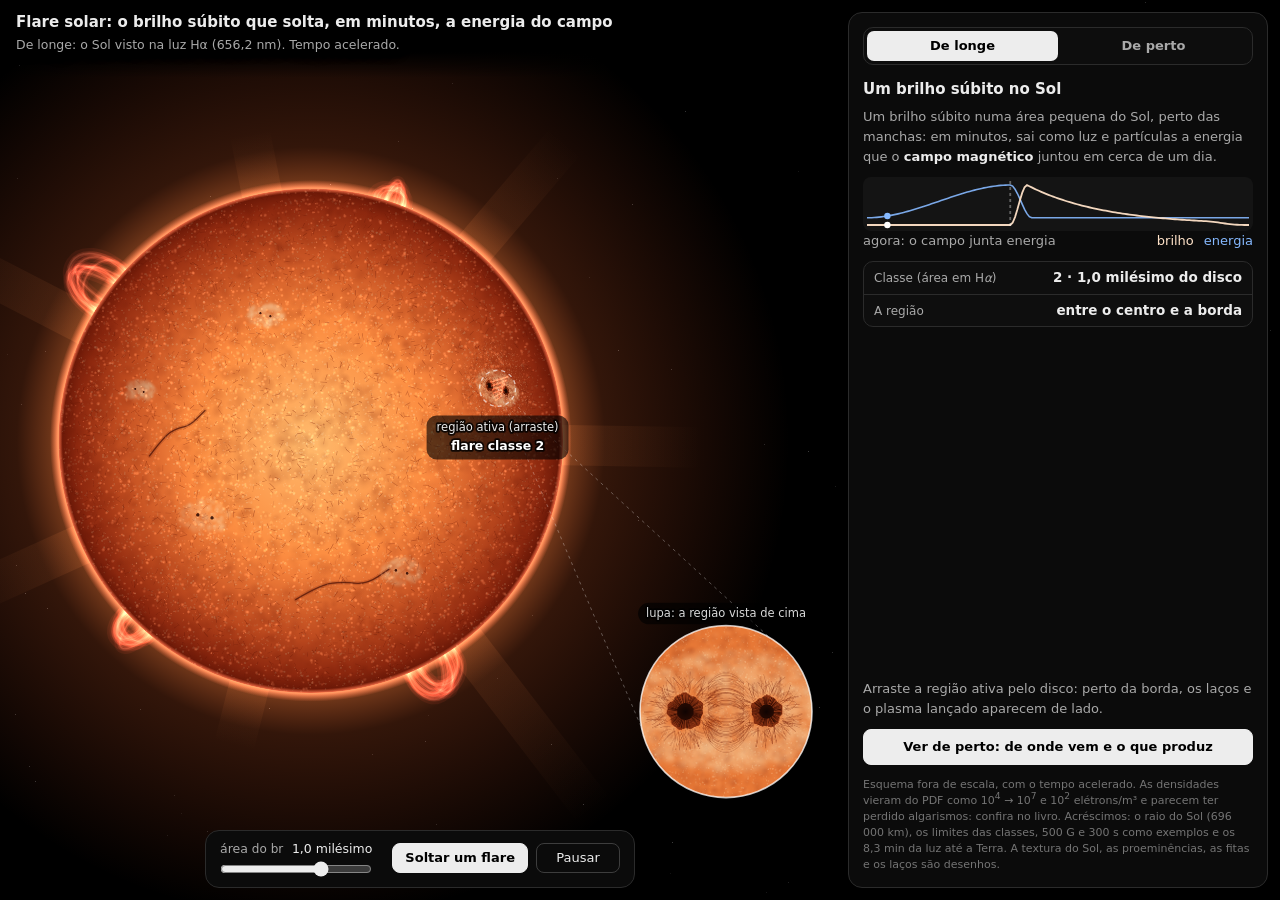
<file: animacoes/flare-solar.html>
<!doctype html>
<!--
  =============================================================================
  flare-solar.html: animação do Mapa de Estudos Sol–Terra.

  O que mostra: o flare solar, um aumento súbito do brilho de uma área pequena
  do Sol, que solta em poucos minutos a energia que o campo magnético juntou
  durante cerca de um dia.
    • De longe: o Sol visto na luz Hα, vivo (halo, proeminências, a superfície
      mudando devagar). Na região ativa, que dá para arrastar pelo disco, o
      flare acende com um clarão, duas fitas se afastam, laços se acendem e
      plasma e prótons saem do Sol (perto da borda, tudo aparece de lado). Uma
      lupa mostra a região de cima; o botão "Soltar um flare" dispara um na hora.
    • De perto, em sete passos (cada um com a sua cena):
        1: a região de frente: manchas, plage, a área medida e a classe;
        2: o plasma comprimido (um cubo vira camada fina), frio e quente;
        3: a energia guardada no campo, B²/2μ₀ × volume, com o mapa de B²;
        4: um dia para juntar, poucos minutos para soltar (potência);
        5: o ponto neutro: as linhas se encontram e se reconectam (fig. 5.4);
        6: o que sai do flare, e de onde (toque na legenda para destacar);
        7: o que chega à Terra, com o relógio da luz.

  A física segue a seção 5.2.2 do livro que a pessoa usuária estuda (The
  phenomenon of the solar flare), colada de um PDF. Leituras do PDF:
    • "4xlO2 5 J" = 4 × 10²⁵ J (10²⁵ J de radiação + 3 × 10²⁵ J de partículas);
    • as densidades vieram como 10⁴ → 10⁷ e 10² elétrons/m³. Elas parecem
      baixas demais para o Sol (talvez o PDF tenha perdido algarismos): a
      animação mostra os valores como vieram, com aviso, e usa só a razão
      (× 1 000), que bate com a compressão calculada.

  O que a animação precisou assumir (está na seção 2 do script e na tela):
    • o raio do Sol, 696 000 km (para a área do disco);
    • os limites usuais das classes em Hα (100, 250, 600 e 1 200 milionésimos
      do hemisfério), convertidos para milésimos do disco visível;
    • 500 G como exemplo de "centenas de gauss" e 300 s como exemplo de
      "poucas centenas de segundos" (os dois podem ser mudados);
    • a luz leva 8,3 min do Sol à Terra (150 milhões de km);
    • a textura do Sol, as proeminências, o tamanho das manchas, as fitas, os
      laços, o modelo do ponto neutro, as partículas e os tempos das cenas são
      desenhos e esquemas; o tempo é acelerado.

  Feita no formato de animacoes/magnetopausa.html, seguindo animacoes/CONTRATO.md.
  =============================================================================
-->
<html lang="pt-BR">
<head>
  <meta charset="utf-8">
  <meta name="viewport" content="width=device-width, initial-scale=1">
  <title>Flare solar</title>
  <style>
    /* Cores: branco e cinzas, mais duas cores com significado:
       laranja = o que vem do Sol (vento solar e o campo que ele traz);
       azul = campo magnético da Terra. */
    :root {
      --vento: #ffb347;
      --campo: #86b9ff;
      --texto: #ececec;
      --texto-2: #a9a9a9;
      --texto-3: #747474;
      --borda: #2b2b2b;
      --borda-forte: #3d3d3d;
      --fonte-mat: Cambria, 'Cambria Math', 'STIX Two Text', Georgia, 'Times New Roman', serif;
      --largura-painel: clamp(300px, 34vw, 420px);
    }
    * { box-sizing: border-box; }
    html, body {
      margin: 0;
      width: 100%;
      height: 100%;
      overflow: hidden;
      background: #000;
      color: var(--texto);
      font: 14px/1.45 system-ui, -apple-system, 'Segoe UI', Roboto, Arial, sans-serif;
      -webkit-font-smoothing: antialiased;
    }
    button, input { font: inherit; color: inherit; }
    sub, sup { line-height: 0; }
    [hidden] { display: none !important; }

    /* O desenho ocupa a área inteira. Por cima dele ficam o título, o painel
       de explicação (à direita) e a barra de controles (embaixo do desenho). */
    #tela { position: fixed; inset: 0; width: 100%; height: 100%; display: block; touch-action: none; }

    .topo {
      position: fixed;
      left: 16px;
      top: 12px;
      max-width: calc(100% - var(--largura-painel) - 52px);
      pointer-events: none;
      text-shadow: 0 0 4px #000, 0 0 10px #000, 0 0 16px #000;
    }
    .topo h1 { margin: 0; font-size: 15px; font-weight: 600; }
    .topo p { margin: 2px 0 0; font-size: 12.5px; color: var(--texto-2); }
    .curto { display: none; }          /* versão curta de um texto, para telas estreitas (troca com .longo) */
    .vento { color: var(--vento); }
    .campo { color: var(--campo); }

    /* ---- Painel de explicação ---- */
    #painel {
      position: fixed;
      top: 12px;
      right: 12px;
      bottom: 12px;
      width: var(--largura-painel);
      display: flex;
      flex-direction: column;
      gap: 12px;
      padding: 14px;
      border: 1px solid var(--borda);
      border-radius: 14px;
      background: #0b0b0b;
      overflow: hidden;
    }
    .visoes {
      flex: none;
      display: flex;
      padding: 3px;
      border: 1px solid var(--borda);
      border-radius: 10px;
      background: #0d0d0d;
    }
    .visoes button {
      flex: 1;
      height: 30px;
      padding: 0 10px;
      border: 0;
      border-radius: 7px;
      background: transparent;
      color: var(--texto-2);
      font-size: 13px;
      font-weight: 600;
      white-space: nowrap;
      cursor: pointer;
    }
    .visoes button:hover { color: var(--texto); }
    .visoes button.ativo { background: #ededed; color: #000; }
    .conteudo { flex: 1; min-height: 0; overflow-x: hidden; overflow-y: auto; scrollbar-width: thin; scrollbar-color: #333 transparent; }

    /* Visão de longe: resumo. */
    #resumo h2 { margin: 2px 0 6px; font-size: 15px; font-weight: 600; }
    #resumo p { margin: 0 0 10px; font-size: 13px; line-height: 1.55; color: var(--texto-2); }
    #resumo p b { color: var(--texto); font-weight: 600; }
    .dica { margin: 0 0 10px; font-size: 13px; line-height: 1.55; color: var(--texto-2); }
    .leituras { margin: 0; border: 1px solid var(--borda); border-radius: 10px; background: #0e0e0e; }
    .leituras div { display: flex; align-items: baseline; justify-content: space-between; gap: 12px; padding: 6px 10px; }
    .leituras div + div { border-top: 1px solid var(--borda); }
    .leituras dt { font-size: 12px; color: var(--texto-2); }
    .leituras dd { margin: 0; font-size: 13.5px; font-weight: 600; white-space: nowrap; font-variant-numeric: tabular-nums; text-align: right; }
    .leituras dd small { font-size: 11.5px; font-weight: 400; color: var(--texto-2); }

    /* Visão de perto: os passos. */
    #passos { list-style: none; margin: 0; padding: 0; display: flex; flex-direction: column; gap: 6px; }
    .passo { border: 1px solid var(--borda); border-radius: 10px; background: #0e0e0e; }
    .passo-titulo {
      display: flex;
      align-items: center;
      gap: 9px;
      width: 100%;
      padding: 8px 10px;
      border: 0;
      background: transparent;
      color: var(--texto-2);
      font-size: 13px;
      font-weight: 600;
      text-align: left;
      cursor: pointer;
    }
    .passo-titulo:hover { color: var(--texto); }
    .numero {
      flex: none;
      display: inline-grid;
      place-items: center;
      width: 20px;
      height: 20px;
      border: 1px solid var(--borda-forte);
      border-radius: 50%;
      font-size: 11.5px;
    }
    .passo.ativo { border-color: #5a5a5a; background: #131313; }
    .passo.ativo .passo-titulo { color: #fff; cursor: default; }
    .passo.ativo .numero { background: #ededed; border-color: #ededed; color: #000; }
    .passo-corpo { display: none; padding: 0 12px 12px; }
    .passo.ativo .passo-corpo { display: block; }

    /* Fórmulas: letras em itálico, como num livro. */
    .formula { font-family: var(--fonte-mat); font-size: 19px; line-height: 1.55; white-space: nowrap; }
    .formula.pequena { font-size: 16px; }
    .formula small { font-family: system-ui, sans-serif; font-size: 11.5px; color: var(--texto-3); margin: 0 6px 0 4px; }
    /* Índices e expoentes que não aumentam a altura da linha. */
    .formula sup, .formula sub { position: relative; vertical-align: baseline; font-size: 0.7em; }
    .formula sup { top: -0.55em; }
    .formula sub { top: 0.25em; }
    /* Ao abrir um passo, a fórmula "se escreve" da esquerda para a direita;
       logo depois aparecem a conta com os números e o resultado. */
    @keyframes escrever { from { clip-path: inset(0 100% 0 0); } to { clip-path: inset(0 -6px 0 0); } }
    @keyframes surgir { from { opacity: 0; transform: translateY(3px); } to { opacity: 1; transform: none; } }
    .passo.ativo .formula { animation: escrever 0.9s ease-out both; }
    .passo.ativo .conta { animation: surgir 0.4s ease-out 0.6s both; }
    .passo.ativo .valor { animation: surgir 0.4s ease-out 0.85s both; }
    .conta { margin-top: 5px; font-size: 12.5px; color: var(--texto-2); font-variant-numeric: tabular-nums; }
    .valor { margin-top: 2px; font-size: 13px; font-variant-numeric: tabular-nums; }
    .conta sup, .valor sup, .legenda sup { font-size: 0.72em; }
    .conta sup, .valor sup, .conta sub, .valor sub { position: relative; vertical-align: baseline; }
    .conta sup, .valor sup { top: -0.5em; }
    .conta sub, .valor sub { top: 0.25em; }
    .explicacao { margin: 8px 0 0; font-size: 12.5px; line-height: 1.5; color: var(--texto-2); }
    .explicacao b { color: var(--texto); font-weight: 600; }
    /* O que é cada letra, com o valor de agora. */
    .legenda { margin: 8px 0 0; display: grid; grid-template-columns: auto minmax(0, 1fr); gap: 3px 9px; font-size: 12px; line-height: 1.45; color: var(--texto-2); }
    .legenda dt { font-family: var(--fonte-mat); font-style: italic; font-size: 14px; line-height: 1.25; color: var(--texto); white-space: nowrap; }
    .legenda dt sub { font-style: normal; }
    .legenda dt.unidade { font-family: inherit; font-style: normal; font-size: 12px; line-height: 1.45; }
    .legenda dd { margin: 0; font-variant-numeric: tabular-nums; }

    /* Rodapé do painel: o convite para ver de perto, ou a troca de passo. */
    .rodape, .navegacao { flex: none; }
    .navegacao { display: flex; align-items: center; justify-content: space-between; gap: 8px; }
    .navegacao .botao { padding: 0 8px; gap: 2px; }
    #contador-de-passos { font-size: 12.5px; color: var(--texto-2); white-space: nowrap; }
    .pontos { display: none; gap: 6px; }
    .pontos button {
      width: 24px;
      height: 24px;
      padding: 0;
      border: 1px solid var(--borda-forte);
      border-radius: 50%;
      background: transparent;
      color: var(--texto-2);
      font-size: 11.5px;
      font-weight: 600;
      cursor: pointer;
    }
    .pontos button:hover { color: #fff; border-color: #6a6a6a; }
    .pontos button.ativo { background: #ededed; border-color: #ededed; color: #000; cursor: default; }

    .botao {
      display: inline-flex;
      align-items: center;
      justify-content: center;
      gap: 6px;
      height: 30px;
      padding: 0 12px;
      border: 1px solid var(--borda-forte);
      border-radius: 8px;
      background: transparent;
      color: var(--texto);
      font-size: 13px;
      white-space: nowrap;
      cursor: pointer;
    }
    .botao:hover { background: #1b1b1b; }
    .botao:disabled { opacity: 0.35; cursor: default; background: transparent; }
    .botao svg { flex: none; width: 15px; height: 15px; fill: none; stroke: currentColor; stroke-width: 2; stroke-linecap: round; stroke-linejoin: round; }
    .botao.principal { background: #ededed; border-color: #ededed; color: #000; font-weight: 600; }
    .botao.principal:hover { background: #fff; }
    .botao.principal:disabled { background: #ededed; }
    .botao.largo { width: 100%; height: 36px; }
    .nota { flex: none; margin: 0; font-size: 11px; line-height: 1.45; color: var(--texto-3); }

    /* ---- Controles: uma barra embaixo do desenho, à esquerda do painel.
       Ela mostra só os controles da cena aberta ("data-cenas"). ---- */
    .controles {
      position: fixed;
      left: 12px;
      right: calc(var(--largura-painel) + 32px);
      bottom: 12px;
      max-width: 780px;
      margin: 0 auto;
      display: flex;
      align-items: center;
      gap: 8px 20px;
      padding: 9px 14px 10px;
      border: 1px solid var(--borda);
      border-radius: 14px;
      background: #0b0b0b;
    }
    .controle { flex: 1 1 0; min-width: 0; display: grid; grid-template-columns: minmax(0, 1fr) auto; align-items: baseline; gap: 3px 8px; font-size: 12.5px; color: var(--texto-2); }
    .controle .nome { white-space: nowrap; overflow: hidden; }
    .controle .nome i { font-family: var(--fonte-mat); font-size: 15px; color: var(--texto); }
    .controle .nome i + sub { font-family: var(--fonte-mat); font-size: 11px; color: var(--texto); margin-right: 5px; }
    .controle .nome small { font-size: 12px; }
    .controle output { text-align: right; color: var(--texto); font-variant-numeric: tabular-nums; white-space: nowrap; }
    .controle input { grid-column: 1 / -1; }
    input[type="range"] { width: 100%; min-width: 0; height: 16px; margin: 0; accent-color: #ededed; cursor: pointer; }
    .botoes { flex: none; display: flex; gap: 8px; }
    #bt-pausar { min-width: 84px; }

    /* Só uma das duas partes do conteúdo aparece de cada vez. */
    body:not(.perto) .so-perto { display: none !important; }
    body.perto .so-longe { display: none !important; }

    /* Próprio desta animação. */
    .formula.quebra { white-space: normal; line-height: 1.4; }
    .junto { white-space: nowrap; }
    .passo-corpo .conta + .valor { margin-top: 0; }
    /* Frações nas fórmulas. */
    .fr { display: inline-flex; flex-direction: column; align-items: center; vertical-align: middle; margin: 0 0.12em; line-height: 1.15; }
    .fr > span:first-child { padding: 0 0.22em 0.04em; border-bottom: 1px solid currentColor; }
    .fr > span:last-child { padding: 0.04em 0.22em 0; }
    .halfa { color: #ff7a5c; }
    /* De longe: o gráfico pequeno do brilho e da energia guardada. */
    .mini { margin: 10px 0 0; }
    #mini { display: block; width: 100%; height: 54px; border-radius: 8px; }
    .mini-legenda { display: flex; justify-content: space-between; gap: 8px; margin: 5px 0 0; font-size: 12px; color: var(--texto-2); }
    .mini-legenda .chaves { white-space: nowrap; }
    .mini-legenda .chaves span + span { margin-left: 10px; }
    .cor-brilho { color: #ffe2c8; }
    .cor-energia { color: var(--campo); }
    /* Passo 6: os produtos do flare, um por linha. */
    ul.explicacao { padding-left: 16px; line-height: 1.42; }
    ul.explicacao li + li { margin-top: 2px; }
    @media (min-width: 761px) and (min-height: 381px) {
      body[data-controles="2"] .controles { max-width: 640px; }
      body[data-controles="1"] .controles { max-width: 430px; }
      body[data-controles="0"] .controles { max-width: 120px; }
    }
    @media (max-width: 760px), (max-height: 380px) {
      .leituras .so-largo { display: none; }
    }
    @media (max-height: 420px) and (max-width: 760px), (max-height: 380px) {
      .leituras div + div { border-top: 0; }
      .mini { display: none; }
    }

    /* ---- Janelas baixas: só o passo aberto aparece, com os números 1 a 7 para trocar ---- */
    @media (max-height: 700px) {
      .passo:not(.ativo) { display: none; }
      .pontos { display: flex; }
      #contador-de-passos { display: none; }
    }
    @media (max-height: 540px) {
      .dica { display: none; }
    }
    @media (max-height: 520px) {
      .nota { display: none; }
    }
    @media (max-height: 460px) {
      #painel { top: 8px; bottom: 8px; padding: 12px; gap: 10px; }
      .controles { bottom: 8px; }
    }
    /* ---- Janelas mais estreitas: a barra de controles e o painel encolhem ---- */
    @media (max-width: 1180px) {
      .controle .nome small { display: none; }
    }
    @media (max-width: 1060px) {
      .navegacao .rotulo { display: none; }
      .navegacao .botao { width: 34px; padding: 0; }
    }
    @media (max-width: 1000px) and (max-height: 700px) {
      .dica { display: none; }
    }
    @media (max-width: 1000px) and (max-height: 640px) {
      .nota { display: none; }
    }
    @media (max-width: 920px) {
      .controles { gap: 8px 14px; }
      #bt-pausar { min-width: 76px; }
    }
    @media (max-width: 860px) {
      .longo { display: none; }
      .curto { display: inline; }
    }

    /* ---- Telas estreitas (ou muito baixas): tudo num painel compacto, embaixo ---- */
    @media (max-width: 760px), (max-height: 380px) {
      :root { --largura-painel: 0px; }
      .topo { left: 12px; top: 8px; max-width: calc(100% - 24px); }
      .topo h1 { font-size: 13px; }
      .topo p { font-size: 11.5px; }
      #painel {
        top: auto;
        left: 8px;
        right: 8px;
        bottom: 8px;
        width: auto;
        max-height: 62%;
        display: grid;
        grid-template-columns: minmax(0, 1fr) auto;
        grid-template-rows: auto minmax(0, 1fr) auto;
        gap: 8px;
        padding: 10px;
        border-radius: 12px;
      }
      .visoes { grid-column: 1; grid-row: 1; }
      body:not(.perto) .visoes { grid-column: 1 / -1; }
      .navegacao { grid-column: 2; grid-row: 1; }
      .navegacao .botao { width: 32px; padding: 0; }
      .navegacao .rotulo, .pontos, #contador-de-passos { display: none; }
      .conteudo { grid-column: 1 / -1; grid-row: 2; }
      .controles {
        position: static;
        grid-column: 1 / -1;
        grid-row: 3;
        max-width: none;
        margin: 0;
        padding: 0;
        border: 0;
        border-radius: 0;
        background: transparent;
        gap: 8px 10px;
        align-items: end;
      }
      .passo:not(.ativo) { display: none; }
      .passo, .passo.ativo { border: 0; background: transparent; }
      .passo-titulo { padding: 0 0 2px; }
      .passo-corpo { padding: 0; }
      .numero { display: none; }
      .formula { font-size: 16px; line-height: 1.35; }
      .explicacao, .legenda, .conta, .nota, .rodape, #resumo h2, #resumo p { display: none; }
      .valor { margin-top: 2px; }
      .leituras { margin: 0; }
      .leituras div { padding: 5px 8px; }
      .leituras dd { font-size: 12.5px; }
      .controle { font-size: 11.5px; gap: 0 4px; }
      .controle .nome small { display: none; }
      #bt-pausar { min-width: 0; }
    }
    @media (max-height: 420px) and (max-width: 760px), (max-height: 380px) {
      .topo p, .passo-titulo, .leituras div:first-child { display: none; }
      .leituras div:nth-child(2) { border-top: 0; }
      .valor { font-size: 12px; }
    }
    @media (max-width: 420px) {
      .passo .formula small { display: none; }
      .formula { font-size: 14.5px; }
    }
    @media (prefers-reduced-motion: reduce) {
      .passo.ativo .formula, .passo.ativo .conta, .passo.ativo .valor { animation: none; }
    }
  </style>
</head>
<body>
  <canvas id="tela"></canvas>

  <div class="topo">
    <h1>Flare solar<span class="longo" data-texto="titulo-complemento">: o brilho súbito que solta, em minutos, a energia do campo</span></h1>
    <p id="subtitulo"></p>
  </div>

  <aside id="painel" aria-label="Explicação e controles">
    <div class="visoes" role="group" aria-label="Visão">
      <button id="bt-longe" type="button" class="ativo" aria-pressed="true">De longe</button>
      <button id="bt-perto" type="button" aria-pressed="false">De perto</button>
    </div>

    <div class="conteudo">
      <!-- Visão de longe -->
      <section id="resumo" class="so-longe">
        <h2 data-texto="resumo-titulo">Um brilho súbito no Sol</h2>
        <p data-texto="resumo-texto">Um brilho súbito numa área pequena do Sol, perto das manchas: em minutos, sai como luz e partículas a
          energia que o <b>campo magnético</b> juntou em cerca de um dia.</p>
        <div class="mini so-largo">
          <canvas id="mini" aria-hidden="true"></canvas>
          <p class="mini-legenda"><span id="l-agora"></span><span class="chaves"><span class="cor-brilho">brilho</span><span class="cor-energia">energia</span></span></p>
        </div>
        <dl class="leituras">
          <div><dt data-texto="leitura-l-classe">Classe (área em H<i>α</i>)</dt><dd id="l-classe"></dd></div>
          <div><dt data-texto="leitura-l-posicao">A região</dt><dd id="l-posicao"></dd></div>
        </dl>
      </section>

      <!-- Visão de perto: sete passos. -->
      <ol id="passos" class="so-perto">
        <li class="passo" data-passo="0">
          <button class="passo-titulo" type="button"><span class="numero">1</span><span data-texto="passo-1-titulo">Onde aparece e como se classifica</span></button>
          <div class="passo-corpo">
            <div class="formula pequena">classe pela área em <span class="halfa">H<i>α</i></span><small>656,2 nm</small></div>
            <div class="conta" id="conta-1"></div>
            <div class="valor" id="valor-1"></div>
            <p class="explicacao" data-texto="passo-1-explicacao">Um flare é um aumento súbito do brilho de uma área pequena da fotosfera, que dura de
              alguns minutos a várias horas. Ele é classificado de 1 a 4 pela área do brilho, com o Sol visto na luz
              H<i>α</i> (656,2 nm); os muito pequenos são chamados de S (subflare). Os flares costumam aparecer perto
              das manchas solares e das plages, regiões com emissão mais forte de cálcio K e H<i>α</i>.</p>
          </div>
        </li>
        <li class="passo" data-passo="1">
          <button class="passo-titulo" type="button"><span class="numero">2</span><span data-texto="passo-2-titulo">O brilho visível: plasma comprimido</span></button>
          <div class="passo-corpo">
            <div class="formula pequena"><i>V</i> = área × espessura</div>
            <div class="conta" id="conta-2"></div>
            <div class="conta" id="conta-2b"></div>
            <div class="valor" id="valor-2"></div>
            <p class="explicacao" data-texto="passo-2-explicacao">O flare visto na luz visível é relativamente frio, uns 10<sup>4</sup> K, e a maior
              parte fica nos 5 000 km de baixo (pode subir até a coroa baixa). O brilho vem do aumento da densidade do
              plasma. A região pode cobrir um milésimo do disco e ter só 20 km de espessura: o plasma foi muito
              comprimido e antes ocupava uns 10<sup>14</sup> km³. Ao mesmo tempo surge plasma quente, de 10<sup>7</sup>
              a 10<sup>8</sup> K.</p>
          </div>
        </li>
        <li class="passo" data-passo="2">
          <button class="passo-titulo" type="button"><span class="numero">3</span><span data-texto="passo-3-titulo">A energia: guardada no campo</span></button>
          <div class="passo-corpo">
            <div class="formula pequena"><i>E</i> = <span class="fr"><span><i>B</i><sup>2</sup></span><span>2<i>μ</i><sub>0</sub></span></span> · <i>V</i></div>
            <div class="conta" id="conta-3"></div>
            <div class="conta" id="conta-3b"></div>
            <div class="valor" id="valor-3"></div>
            <p class="explicacao" data-texto="passo-3-explicacao">Um flare típico libera 10<sup>25</sup> J (10<sup>32</sup> erg) em radiação e,
              provavelmente, mais 3 × 10<sup>25</sup> J em partículas. É quase certo que essa energia fica guardada no
              campo magnético e é liberada quando o campo se aniquila. Perto das manchas, o campo tem centenas de
              gauss; no volume de 10<sup>14</sup> km³, a energia magnética passa com folga os 4 × 10<sup>25</sup> J.</p>
          </div>
        </li>
        <li class="passo" data-passo="3">
          <button class="passo-titulo" type="button"><span class="numero">4</span><span data-texto="passo-4-titulo">Um dia para juntar, minutos para soltar</span></button>
          <div class="passo-corpo">
            <div class="formula pequena"><i>P</i> = <span class="fr"><span><i>E</i></span><span><i>t</i></span></span><small>potência, em watts</small></div>
            <div class="conta" id="conta-4"></div>
            <div class="conta" id="conta-4b"></div>
            <div class="valor" id="valor-4"></div>
            <p class="explicacao" data-texto="passo-4-explicacao">A energia leva cerca de um dia para se juntar numa região, mas sai em poucas centenas
              de segundos. Por isso algum “gatilho” precisa agir, e o campo precisa ter tomado uma forma da qual a
              aniquilação possa começar.</p>
          </div>
        </li>
        <li class="passo" data-passo="4">
          <button class="passo-titulo" type="button"><span class="numero">5</span><span data-texto="passo-5-titulo">O ponto neutro</span></button>
          <div class="passo-corpo">
            <div class="formula pequena quebra"><span class="junto">campos opostos se encontram</span> → <span class="junto">o campo colapsa</span></div>
            <div class="valor" id="valor-5"></div>
            <p class="explicacao" data-texto="passo-5-explicacao">A forma exata do campo não é conhecida; a figura 5.4 do livro mostra uma possibilidade.
              Nela, a conversão da energia magnética começa num ponto neutro, acima de duas manchas de polaridades
              opostas. Quando o campo colapsa, as partículas ganham energia e se afastam do ponto neutro ao longo das
              linhas de campo.</p>
          </div>
        </li>
        <li class="passo" data-passo="5">
          <button class="passo-titulo" type="button"><span class="numero">6</span><span data-texto="passo-6-titulo">O que sai do flare</span></button>
          <div class="passo-corpo">
            <div class="formula pequena quebra"><span class="junto">luz e partículas,</span> <span class="junto">cada uma de um lugar</span></div>
            <div class="valor" id="valor-6"></div>
            <ul class="explicacao">
              <li data-texto="passo-6-item-1"><b>Prótons</b> vão para fora e podem causar um evento de prótons solares na Terra.</li>
              <li data-texto="passo-6-item-2"><b>Elétrons</b> que descem são freados na cromosfera, mais densa: <b>raios X</b> de frenagem
                (Bremsstrahlung).</li>
              <li data-texto="passo-6-item-3">O hidrogênio ionizado pelas colisões se recombina: <b>H<i>α</i></b>, o flare visto em H<i>α</i>.</li>
              <li data-texto="passo-6-item-4">A coroa aquecida emite <b>raios X moles e UV</b>.</li>
              <li data-texto="passo-6-item-5">O <b>plasma</b> lançado reforça o vento solar.</li>
              <li data-texto="passo-6-item-6">Muitos <b>surtos de rádio</b> também se explicam assim.</li>
            </ul>
          </div>
        </li>
        <li class="passo" data-passo="6">
          <button class="passo-titulo" type="button"><span class="numero">7</span><span data-texto="passo-7-titulo">O que chega à Terra</span></button>
          <div class="passo-corpo">
            <div class="formula pequena quebra"><span class="junto">a luz chega primeiro;</span> <span class="junto">as partículas, depois</span></div>
            <div class="conta" id="conta-7"></div>
            <div class="valor" id="valor-7"></div>
            <p class="explicacao" data-texto="passo-7-explicacao">Os raios X, ao chegar à Terra, causam distúrbios súbitos na baixa ionosfera; os raios X
              moles e o ultravioleta também têm consequências aqui. Os detalhes da figura 5.4 não devem ser tomados ao
              pé da letra, mas há semelhanças marcantes entre o flare e a subtempestade na magnetosfera da Terra.</p>
          </div>
        </li>
      </ol>
    </div>

    <div class="rodape so-longe">
      <p class="dica" data-texto="dica">Arraste a região ativa pelo disco: perto da borda, os laços e o plasma lançado aparecem de lado.</p>
      <button id="bt-ver-de-perto" type="button" class="botao principal largo" data-texto="botao-ver-de-perto">Ver de perto: de onde vem e o que produz</button>
    </div>
    <div class="navegacao so-perto">
      <button id="bt-anterior" type="button" class="botao" title="Passo anterior" aria-label="Passo anterior">
        <svg viewBox="0 0 24 24" aria-hidden="true"><path d="m15 5-7 7 7 7"/></svg><span class="rotulo">Anterior</span></button>
      <span id="contador-de-passos"></span>
      <div class="pontos" role="group" aria-label="Ir para o passo">
        <button type="button" data-passo="0" title="Passo 1: onde aparece e como se classifica">1</button>
        <button type="button" data-passo="1" title="Passo 2: o brilho visível, plasma comprimido">2</button>
        <button type="button" data-passo="2" title="Passo 3: a energia, guardada no campo">3</button>
        <button type="button" data-passo="3" title="Passo 4: um dia para juntar, minutos para soltar">4</button>
        <button type="button" data-passo="4" title="Passo 5: o ponto neutro">5</button>
        <button type="button" data-passo="5" title="Passo 6: o que sai do flare">6</button>
        <button type="button" data-passo="6" title="Passo 7: o que chega à Terra">7</button>
      </div>
      <button id="bt-proximo" type="button" class="botao principal" title="Próximo passo" aria-label="Próximo passo">
        <span class="rotulo">Próximo</span><svg viewBox="0 0 24 24" aria-hidden="true"><path d="m9 5 7 7-7 7"/></svg></button>
    </div>

    <!-- Os controles ficam numa barra embaixo do desenho (em telas estreitas, dentro do painel).
         Cada um aparece só nas cenas em que faz diferença ("data-cenas"). -->
    <div class="controles" role="group" aria-label="Controles">
      <label class="controle" data-cenas="longe p1 p2"><span class="nome" data-texto="controle-c-area">área <small>do brilho</small></span><output id="o-area"></output>
        <input id="c-area" type="range" min="-1.3" max="0.6" step="0.01" value="0"></label>
      <label class="controle" data-cenas="p2"><span class="nome" data-texto="controle-c-espessura">espessura <small>da região</small></span><output id="o-espessura"></output>
        <input id="c-espessura" type="range" min="5" max="100" step="1" value="20"></label>
      <label class="controle" data-cenas="p3"><span class="nome" data-texto="controle-c-b"><i>B</i> <small>campo perto das manchas</small></span><output id="o-b"></output>
        <input id="c-b" type="range" min="50" max="1000" step="10" value="500"></label>
      <label class="controle" data-cenas="p4"><span class="nome" data-texto="controle-c-liberacao"><i>t</i> <small>tempo para soltar</small></span><output id="o-liberacao"></output>
        <input id="c-liberacao" type="range" min="100" max="900" step="10" value="300"></label>
      <div class="botoes">
        <button id="bt-soltar" type="button" class="botao principal" data-cenas="longe p1">Soltar um flare</button>
        <button id="bt-pausar" type="button" class="botao">Pausar</button>
      </div>
    </div>

    <p class="nota" id="nota"></p>
  </aside>

  <script type="application/json" id="textos-editados">
{
  "versao": 1,
  "painel": {},
  "gerados": {},
  "desenho": {}
}
</script>
  <script>
    'use strict';

    // -------------------------------------------------------------------------
    // 1. Esc fecha a janela do mapa (trecho obrigatório do contrato).
    // -------------------------------------------------------------------------
    window.addEventListener('keydown', (evento) => {
      if (evento.key === 'Escape') window.parent.postMessage({ tipo: 'fechar-animacao' }, '*');
    });

    // -------------------------------------------------------------------------
    // Textos editáveis (veja animacoes/CONTRATO.md, "Textos editáveis").
    //   No app, o botão "Editar textos" da janela da animação troca: os textos fixos do painel (marcados com
    //   data-texto), os textos do painel montados por este script (H_`…`) e os textos do desenho (T_`…`).
    //   As trocas ficam no bloco JSON "textos-editados", perto do fim do HTML; o texto original continua aqui no
    //   código. Dentro de T_`…` e H_`…`, cada ${…} vira um marcador {0}, {1}…: é onde entram os números.
    //   (T_ e H_ têm o traço para não colidir com variáveis da animação, como T de temperatura.)
    // -------------------------------------------------------------------------
    const TEXTOS_EDITADOS = (() => {
      const ler = (json) => {
        try {
          const d = JSON.parse(json);
          return { painel: d.painel || {}, gerados: d.gerados || {}, desenho: d.desenho || {} };
        } catch {
          return null;
        }
      };
      // A prévia que o app manda no endereço (depois do #) vale mais que os textos gravados no arquivo.
      const previa = new URLSearchParams(location.hash.slice(1)).get('textos');
      const bloco = document.getElementById('textos-editados');
      return (previa && ler(previa)) || (bloco && ler(bloco.textContent)) || { painel: {}, gerados: {}, desenho: {} };
    })();
    const ENFEITES_PERMITIDOS = { B: 'b', STRONG: 'b', I: 'i', EM: 'i', SUP: 'sup', SUB: 'sub', SMALL: 'small', BR: 'br', SPAN: 'span' };
    /** Deixa só os enfeites permitidos: negrito, itálico, sobrescrito, subscrito, letra menor, quebra de linha e
     *  trechos (span), com a classe e nenhum outro atributo. */
    function textoSeguro(html) {
      const modelo = document.createElement('template');
      modelo.innerHTML = String(html);
      const copiar = (origem, destino) => {
        for (const no of origem.childNodes) {
          if (no.nodeType === Node.TEXT_NODE) destino.append(no.nodeValue);
          else if (no.nodeType === Node.ELEMENT_NODE && no.tagName !== 'SCRIPT' && no.tagName !== 'STYLE') {
            const nome = ENFEITES_PERMITIDOS[no.tagName];
            if (!nome) {
              copiar(no, destino);
              continue;
            }
            const novo = document.createElement(nome);
            const classe = no.getAttribute('class');
            if (/^[a-z][a-z0-9-]*( [a-z][a-z0-9-]*)*$/.test(classe || '')) novo.className = classe;     // longo, curto, cores…
            copiar(no, novo);
            destino.append(novo);
          }
        }
      };
      const saida = document.createElement('div');
      copiar(modelo.content, saida);
      return saida.innerHTML;
    }
    /** A chave de um texto do código: o próprio texto, com {0}, {1}… no lugar de cada ${…}. */
    const chaveDoTexto = (partes) => partes.reduce((chave, parte, i) => chave + (i ? `{${i - 1}}` : '') + parte, '');
    const encaixarValores = (modelo, valores) => modelo.replace(/\{(\d+)\}/g, (marca, n) => (Number(n) < valores.length ? String(valores[n]) : marca));
    const textosVistos = new Map();       // texto do desenho → quando apareceu (o app pergunta o que está na tela)
    /** Um texto do desenho (simples, sem enfeites). */
    function T_(partes, ...valores) {
      const chave = chaveDoTexto(partes);
      textosVistos.set(chave, performance.now());
      const trocado = TEXTOS_EDITADOS.desenho[chave];
      return encaixarValores(typeof trocado === 'string' ? trocado : chave, valores);
    }
    /** Um texto do painel montado por este script (pode ter negrito, itálico, sobrescrito…). */
    function H_(partes, ...valores) {
      const chave = chaveDoTexto(partes);
      const trocado = TEXTOS_EDITADOS.gerados[chave];
      return encaixarValores(typeof trocado === 'string' ? textoSeguro(trocado) : chave, valores);
    }
    // Os textos fixos do painel (marcados com data-texto) recebem as trocas assim que a página abre.
    for (const elemento of document.querySelectorAll('[data-texto]')) {
      const trocado = TEXTOS_EDITADOS.painel[elemento.dataset.texto];
      if (typeof trocado === 'string') elemento.innerHTML = textoSeguro(trocado);
    }
    /** Conta ao app onde a animação está (para a prévia dos textos voltar ao mesmo lugar). */
    function avisarOndeEsta() {
      const lugar = typeof estado === 'object' && estado ? estado : {};     // estado.perto, .passo e .parte, se houver
      window.parent.postMessage({ tipo: 'animacao-esta-em', perto: Boolean(lugar.perto), passo: Number(lugar.passo) || 0,
        parte: Number(lugar.parte) || 0 }, '*');
    }
    /** Numa prévia, volta à vista, ao passo e à parte de antes (vêm no endereço, depois do #). Fica no fim do script. */
    function voltarAoLugarDaPrevia() {
      const dados = new URLSearchParams(location.hash.slice(1));
      if (dados.get('perto') === '1' && typeof mostrarVisao === 'function') {
        mostrarVisao(true);
        if (typeof mostrarPasso === 'function') mostrarPasso(Number(dados.get('passo')) || 0);
        if (typeof mostrarParte === 'function') mostrarParte(Number(dados.get('parte')) || 0);
      }
      avisarOndeEsta();
    }
    // O app pode perguntar quais textos do desenho estão na tela agora (os usados no último segundo).
    window.addEventListener('message', (evento) => {
      if (evento.source !== window.parent || evento.data?.tipo !== 'quais-textos-na-tela') return;
      const agora = performance.now();
      const chaves = [...textosVistos].filter(([, quando]) => agora - quando < 1000).map(([chave]) => chave);
      window.parent.postMessage({ tipo: 'textos-na-tela', chaves }, '*');
    });

    // -------------------------------------------------------------------------
    // 2. Valores e contas. Tudo o que é física está aqui.
    // -------------------------------------------------------------------------
    const RAIO_DO_SOL_KM = 696000;            // acréscimo: para a área do disco visível
    const RAIO_DO_SOL_MM = RAIO_DO_SOL_KM / 1000;   // em milhares de km (Mm), a unidade dos desenhos de perto
    const VOLUME_ANTES_KM3 = 1e14;            // o volume que o plasma ocupava antes de ser comprimido
    // Densidades de elétrons por m³, como vieram do PDF. Parecem baixas demais para o Sol (o PDF pode ter perdido
    // algarismos); a animação só usa a razão entre elas (× 1 000).
    const DENSIDADE_ANTES = 1e4, DENSIDADE_DEPOIS = 1e7, DENSIDADE_QUENTE = 1e2;
    const TEMPERATURA_FRIA = 1e4;             // K: o flare visto na luz visível
    const TEMPERATURA_QUENTE = [1e7, 1e8];    // K: o plasma de alta energia
    const ALTURA_DO_BRILHO_KM = 5000;         // a maior parte do brilho visível fica abaixo disso
    const ENERGIA_LUZ = 1e25;                 // J, em radiação eletromagnética
    const ENERGIA_PARTICULAS = 3e25;          // J, em partículas ("provavelmente")
    const ENERGIA_DO_FLARE = ENERGIA_LUZ + ENERGIA_PARTICULAS;
    const MU0 = 4 * Math.PI * 1e-7;
    const TESLA_POR_GAUSS = 1e-4;
    const SEGUNDOS_PARA_JUNTAR = 24 * 3600;   // "cerca de um dia"
    const DISTANCIA_SOL_TERRA_KM = 1.5e8, VELOCIDADE_DA_LUZ_KM_S = 3e5;   // acréscimos, para o passo 7
    // Acréscimo: os limites usuais da classificação em Hα (100, 250, 600 e 1 200 milionésimos do hemisfério),
    // convertidos para milésimos do disco visível (perto do centro do disco, o disco tem metade da área do hemisfério).
    const LIMITES_DAS_CLASSES = [
      { classe: 'S', ate: 0.2 }, { classe: '1', ate: 0.5 }, { classe: '2', ate: 1.2 }, { classe: '3', ate: 2.4 }, { classe: '4', ate: Infinity },
    ];
    // Valores de começo: 1 milésimo do disco e 20 km (do texto); 500 G ("centenas de gauss") e 300 s ("poucas centenas
    // de segundos") são exemplos.
    const COMECO = { area: 1, espessura: 20, B: 500, liberacao: 300 };

    const entre = (a, b, t) => a + (b - a) * t;
    const limitar = (v, min, max) => Math.min(max, Math.max(min, v));
    const suave = (t) => (t <= 0 ? 0 : t >= 1 ? 1 : t * t * (3 - 2 * t));

    const AREA_DO_DISCO_KM2 = Math.PI * RAIO_DO_SOL_KM ** 2;
    const LADO_DO_CUBO_KM = Math.cbrt(VOLUME_ANTES_KM3);
    const VOLUME_ANTES_M3 = VOLUME_ANTES_KM3 * 1e9;
    /** A classe do flare pela área do brilho, em milésimos do disco visível. */
    const classeDoFlare = (milesimos) => LIMITES_DAS_CLASSES.find((limite) => milesimos < limite.ate).classe;
    const areaDoBrilhoKm2 = (milesimos) => (milesimos / 1000) * AREA_DO_DISCO_KM2;
    /** O volume depois da compressão: a área do brilho vezes a espessura. */
    const volumeDepoisKm3 = (milesimos, espessuraKm) => areaDoBrilhoKm2(milesimos) * espessuraKm;
    const quantasVezesMenor = (milesimos, espessuraKm) => VOLUME_ANTES_KM3 / volumeDepoisKm3(milesimos, espessuraKm);
    /** A energia por m³ do campo magnético, B²/2μ₀ (J/m³), com B em gauss. */
    const densidadeDeEnergia = (gauss) => (gauss * TESLA_POR_GAUSS) ** 2 / (2 * MU0);
    /** A energia magnética no volume de 10¹⁴ km³. */
    const energiaDoCampo = (gauss) => densidadeDeEnergia(gauss) * VOLUME_ANTES_M3;
    /** O campo a partir do qual a energia no volume chega aos 4 × 10²⁵ J do flare (uns 320 G). */
    const CAMPO_MINIMO_G = Math.sqrt((ENERGIA_DO_FLARE / VOLUME_ANTES_M3) * 2 * MU0) / TESLA_POR_GAUSS;
    const potencia = (energia, segundos) => energia / segundos;
    const TEMPO_DA_LUZ = DISTANCIA_SOL_TERRA_KM / VELOCIDADE_DA_LUZ_KM_S;

    // -------------------------------------------------------------------------
    // 3. Os tempos de cada cena. São esquemas: o tempo é acelerado.
    // -------------------------------------------------------------------------
    // O flare de longe e no passo 1: o campo junta energia; no gatilho, o brilho sobe depressa e depois apaga devagar.
    const CICLO_DO_FLARE = 16, GATILHO = 6, PICO = GATILHO + 0.7;
    function brilhoDoFlare(t) {
      if (t < GATILHO) return 0;
      if (t < PICO) return suave((t - GATILHO) / 0.7);
      return Math.exp(-(t - PICO) / 3.2) * (1 - suave((t - 14.2) / 1.6));
    }
    /** O clarão do começo: mais curto e mais forte que o brilho todo. */
    function claraoDoFlare(t) {
      const d = t - GATILHO;
      return d < 0 ? 0 : d < 0.25 ? d / 0.25 : Math.exp(-(d - 0.25) / 0.55);
    }
    /** A energia guardada no campo, em frações da energia do flare (sobe até o gatilho e cai depressa). */
    function energiaGuardadaNoCiclo(t) {
      return t < GATILHO ? 0.18 + 0.82 * suave(t / GATILHO) : 1 - 0.82 * suave((t - GATILHO) / 0.9);
    }
    /** Quanto as duas fitas do flare já se afastaram (de 0 a 1). */
    const afastamentoDasFitas = (t) => (t < GATILHO ? 0 : suave((t - GATILHO) / 7));
    function faseDoFlare(t) {
      if (t < GATILHO) return 'junta';
      if (t < PICO) return 'sobe';
      return brilhoDoFlare(t) > 0.02 ? 'apaga' : 'calmo';
    }

    // O plasma comprimido (passo 2): o cubo, a compressão, o brilho da camada fina.
    const CICLO_DA_COMPRESSAO = 9;
    const progressoDaCompressao = (t) => (t < 1.6 ? 0 : t < 3.6 ? suave((t - 1.6) / 2) : 1);
    const visibilidadeDaCompressao = (t) => (t < 0.4 ? t / 0.4 : t > 8.2 ? Math.max(0, (CICLO_DA_COMPRESSAO - t) / 0.8) : 1);
    const brilhoDaCamada = (t) => suave((t - 3.2) / 0.8) * visibilidadeDaCompressao(t);

    // A reconexão no ponto neutro (passos 5 e 6): seis pares de linhas se encontram, um de cada vez.
    const CICLO_DA_RECONEXAO = 15, PRIMEIRA_RECONEXAO = 1.2, INTERVALO_DA_RECONEXAO = 2;
    const PES_DAS_LINHAS = [9, 12, 15, 18, 21, 24];   // meia distância entre os pés de cada par (Mm), na ordem
    const instanteDaReconexao = (k) => PRIMEIRA_RECONEXAO + k * INTERVALO_DA_RECONEXAO;
    const visibilidadeDaReconexao = (t) => Math.min(suave(t / 0.6), 1 - suave((t - 13.8) / 1.1));

    // A viagem até a Terra (passo 7): a luz chega primeiro; os prótons e o plasma, depois.
    const CICLO_DA_VIAGEM = 16;
    const CHEGADA = { luz: 1.8, protons: 6.5, plasma: 11.5 };

    // -------------------------------------------------------------------------
    // 4. O Sol em Hα: a esfera, a região ativa e as texturas (feitas uma vez, ao abrir).
    //    No disco, as distâncias são em raios do Sol, com o centro do disco em (0, 0).
    //    Na região, em Mm: u vai da mancha N para a S; v corre ao longo da linha entre as polaridades.
    // -------------------------------------------------------------------------
    const ANGULO_DA_REGIAO = -0.21;           // o eixo entre as manchas, um pouco inclinado
    const MANCHAS = [
      { u: -34, polo: 'N', umbra: 7, penumbra: 15 },
      { u: 34, polo: 'S', umbra: 6, penumbra: 13 },
    ];
    /** De (u, v) da região para (x para leste, y para o norte), no plano da superfície. */
    function regiaoParaLocal(u, v) {
      const c = Math.cos(ANGULO_DA_REGIAO), s = Math.sin(ANGULO_DA_REGIAO);
      return { x: u * c - v * s, y: u * s + v * c };
    }
    /** O ponto da superfície em (lon, lat) e as direções leste e norte ali (o observador olha de +z). */
    function baseDaRegiao(lon, lat) {
      const cl = Math.cos(lat), sl = Math.sin(lat), co = Math.cos(lon), so = Math.sin(lon);
      return { c: { x: cl * so, y: sl, z: cl * co }, e: { x: co, y: 0, z: -so }, n: { x: -sl * so, y: cl, z: -sl * co } };
    }
    /** Um ponto da região (u, v em Mm), a uma altura h (Mm), como vetor 3D (o raio do Sol vale 1). */
    function pontoNoSol(base, u, v, h = 0) {
      const l = regiaoParaLocal(u, v), k = 1 / RAIO_DO_SOL_MM;
      const x = base.c.x + k * (l.x * base.e.x + l.y * base.n.x);
      const y = base.c.y + k * (l.x * base.e.y + l.y * base.n.y);
      const z = base.c.z + k * (l.x * base.e.z + l.y * base.n.z);
      const f = (1 + h * k) / Math.hypot(x, y, z);
      return { x: x * f, y: y * f, z: z * f };
    }
    /** Um ponto 3D aparece se está do lado de cá, ou se, de lado, fica fora do disco. */
    const visivelNoSol = (p) => p.z >= 0 || p.x * p.x + p.y * p.y > 1;
    /** Os eixos u e v da região na tela (y para baixo), vistos de longe: encurtados pela curvatura do Sol. */
    function eixosNaTela(base) {
      const c = Math.cos(ANGULO_DA_REGIAO), s = Math.sin(ANGULO_DA_REGIAO);
      const U = { x: c * base.e.x + s * base.n.x, y: c * base.e.y + s * base.n.y };
      const V = { x: -s * base.e.x + c * base.n.x, y: -s * base.e.y + c * base.n.y };
      return { U: { x: U.x, y: -U.y }, V: { x: V.x, y: -V.y } };
    }

    /** Números "aleatórios" que se repetem sempre iguais. */
    function sorteador(semente) {
      let s = semente;
      return () => {
        s = (s * 1664525 + 1013904223) % 4294967296;
        return s / 4294967296;
      };
    }
    function novaTela(lado) {
      const c = document.createElement('canvas');
      c.width = c.height = lado;
      return c;
    }
    /** Um borrão de borda suave (gradiente), para as texturas. */
    function borrao(g, x, y, raio, cor, alfa) {
      const gradiente = g.createRadialGradient(x, y, 0, x, y, raio);
      gradiente.addColorStop(0, `rgba(${cor}, ${alfa})`);
      gradiente.addColorStop(1, `rgba(${cor}, 0)`);
      g.fillStyle = gradiente;
      g.beginPath();
      g.arc(x, y, raio, 0, Math.PI * 2);
      g.fill();
    }
    // Outras regiões ativas e dois filamentos escuros, só para o disco não ficar vazio (decoração).
    const OUTRAS_REGIOES = [{ x: -0.42, y: -0.3, tamanho: 1 }, { x: -0.18, y: 0.5, tamanho: 0.7 }, { x: 0.36, y: -0.52, tamanho: 0.8 }, { x: -0.68, y: 0.2, tamanho: 0.6 }];
    const FILAMENTOS = [
      [[-0.06, -0.63], [0.04, -0.57], [0.13, -0.56], [0.22, -0.57], [0.31, -0.51]],
      [[-0.64, -0.06], [-0.58, 0.02], [-0.53, 0.05], [-0.48, 0.06], [-0.42, 0.12]],
    ];
    // O disco inteiro: claro no centro, escurece na borda, com a rede da cromosfera.
    const TEXTURA_DO_DISCO = (() => {
      const N = 1024, C = 512, R = 500, c = novaTela(N), g = c.getContext('2d'), sortear = sorteador(911);
      const base = g.createRadialGradient(C, C, 0, C, C, R);
      base.addColorStop(0, 'rgb(255, 186, 108)');
      base.addColorStop(0.45, 'rgb(252, 142, 66)');
      base.addColorStop(0.78, 'rgb(234, 98, 42)');
      base.addColorStop(0.93, 'rgb(194, 62, 25)');
      base.addColorStop(1, 'rgb(134, 34, 12)');
      g.fillStyle = base;
      g.beginPath();
      g.arc(C, C, R, 0, Math.PI * 2);
      g.fill();
      g.save();
      g.clip();
      const pontoNoDisco = () => { const a = sortear() * Math.PI * 2, r = Math.sqrt(sortear()) * R; return { x: C + r * Math.cos(a), y: C + r * Math.sin(a) }; };
      // As células da rede (um pouco mais escuras) e os pontos claros nas bordas delas.
      for (let i = 0; i < 2200; i++) { const p = pontoNoDisco(); borrao(g, p.x, p.y, 8 + 10 * sortear(), '120, 28, 6', 0.06 + 0.07 * sortear()); }
      for (let i = 0; i < 6500; i++) {
        const p = pontoNoDisco();
        g.fillStyle = `rgba(255, 216, 168, ${0.1 + 0.18 * sortear()})`;
        g.beginPath();
        g.arc(p.x, p.y, 0.8 + 1.6 * sortear(), 0, Math.PI * 2);
        g.fill();
      }
      // As fibrilas: traços curtos e escuros.
      g.lineCap = 'round';
      for (let i = 0; i < 2600; i++) {
        const p = pontoNoDisco(), a = sortear() * Math.PI, l = 4 + 9 * sortear();
        g.strokeStyle = `rgba(110, 24, 6, ${0.14 + 0.16 * sortear()})`;
        g.lineWidth = 1 + sortear();
        g.beginPath();
        g.moveTo(p.x - Math.cos(a) * l / 2, p.y - Math.sin(a) * l / 2);
        g.lineTo(p.x + Math.cos(a) * l / 2, p.y + Math.sin(a) * l / 2);
        g.stroke();
      }
      // Outras regiões ativas: plage clara e manchinhas.
      for (const r of OUTRAS_REGIOES) {
        const x = C + r.x * R, y = C - r.y * R;
        for (let i = 0; i < 160; i++) {
          const a = sortear() * Math.PI * 2, d = Math.sqrt(sortear()) * 34 * r.tamanho;
          borrao(g, x + d * Math.cos(a) * 1.5, y + d * Math.sin(a), 4 + 6 * sortear(), '255, 222, 176', 0.08 + 0.1 * sortear());
        }
        for (const lado of [-1, 1]) {
          g.fillStyle = 'rgba(40, 8, 2, 0.85)';
          g.beginPath();
          g.arc(x + lado * 14 * r.tamanho, y + lado * 3, 3.2 * r.tamanho, 0, Math.PI * 2);
          g.fill();
        }
      }
      // Os filamentos.
      g.lineJoin = 'round';
      for (const f of FILAMENTOS) {
        const pts = f.map(([x, y]) => ({ x: C + x * R, y: C - y * R }));
        for (const [largura, cor] of [[8, 'rgba(90, 18, 5, 0.16)'], [3.4, 'rgba(70, 12, 3, 0.4)'], [1.6, 'rgba(50, 8, 2, 0.45)']]) {
          g.strokeStyle = cor;
          g.lineWidth = largura;
          g.beginPath();
          g.moveTo(pts[0].x, pts[0].y);
          // Curva suave: passa pelos pontos do meio de cada trecho.
          for (let i = 1; i < pts.length - 1; i++) g.quadraticCurveTo(pts[i].x, pts[i].y, (pts[i].x + pts[i + 1].x) / 2, (pts[i].y + pts[i + 1].y) / 2);
          g.lineTo(pts[pts.length - 1].x, pts[pts.length - 1].y);
          g.stroke();
        }
      }
      // O escurecimento da borda, por cima de tudo.
      g.globalCompositeOperation = 'source-atop';
      const borda = g.createRadialGradient(C, C, R * 0.5, C, C, R);
      borda.addColorStop(0, 'rgba(70, 10, 0, 0)');
      borda.addColorStop(1, 'rgba(70, 10, 0, 0.5)');
      g.fillStyle = borda;
      g.fillRect(0, 0, N, N);
      g.restore();
      return c;
    })();
    // Os pontos claros da rede, à parte: mudam devagar por cima do disco e dão vida à superfície.
    const TEXTURA_DOS_BRILHOS = (() => {
      const N = 1024, C = 512, R = 500, c = novaTela(N), g = c.getContext('2d'), sortear = sorteador(4447);
      for (let i = 0; i < 3800; i++) {
        const a = sortear() * Math.PI * 2, r = Math.sqrt(sortear()) * R * 0.99;
        borrao(g, C + r * Math.cos(a), C + r * Math.sin(a), 1.5 + 3 * sortear(), '255, 210, 160', 0.25 + 0.3 * sortear());
      }
      return c;
    })();
    // A região ativa, de frente, em detalhe: a rede, a plage, as fibrilas e as duas manchas. Cobre 320 × 320 Mm;
    // o fundo é transparente (fica por cima do disco) e a borda some aos poucos.
    const LADO_DA_REGIAO_MM = 320;
    const TEXTURA_DA_REGIAO = (() => {
      const N = 1600, k = N / LADO_DA_REGIAO_MM, c = novaTela(N), g = c.getContext('2d'), sortear = sorteador(3137);
      const px = (u) => N / 2 + u * k, py = (v) => N / 2 - v * k;
      const dentroDaMancha = (u, v, folga = 1) => MANCHAS.some((m) => Math.hypot(u - m.u, v) < m.penumbra * folga);
      // A rede, mais fina que a do disco.
      for (let i = 0; i < 3400; i++) borrao(g, sortear() * N, sortear() * N, 12 + 22 * sortear(), '110, 24, 6', 0.05 + 0.06 * sortear());
      for (let i = 0; i < 1800; i++) borrao(g, sortear() * N, sortear() * N, 8 + 14 * sortear(), '255, 200, 150', 0.04 + 0.05 * sortear());
      for (let i = 0; i < 7000; i++) {
        g.fillStyle = `rgba(255, 214, 166, ${0.1 + 0.18 * sortear()})`;
        g.beginPath();
        g.arc(sortear() * N, sortear() * N, 1.5 + 2.5 * sortear(), 0, Math.PI * 2);
        g.fill();
      }
      // A plage: uma área clara em volta das manchas.
      for (let i = 0; i < 1300; i++) {
        const a = sortear() * Math.PI * 2, r = Math.sqrt(sortear());
        const u = 88 * r * Math.cos(a), v = 50 * r * Math.sin(a);
        if (dentroDaMancha(u, v, 1.1)) continue;
        borrao(g, px(u), py(v), (3 + 7 * sortear()) * k, '255, 220, 172', 0.05 + 0.08 * sortear());
      }
      // As fibrilas escuras: saem das manchas e, entre elas, seguem o campo de uma para a outra.
      g.lineCap = 'round';
      for (const m of MANCHAS) {
        for (let i = 0; i < 170; i++) {
          const a = sortear() * Math.PI * 2, r0 = m.penumbra * (1.02 + 0.35 * sortear()), l = (5 + 11 * sortear());
          const curva = (sortear() - 0.5) * 0.6;
          const u0 = m.u + r0 * Math.cos(a), v0 = r0 * Math.sin(a);
          const u1 = m.u + (r0 + l) * Math.cos(a + curva), v1 = (r0 + l) * Math.sin(a + curva);
          g.strokeStyle = `rgba(110, 26, 6, ${0.1 + 0.2 * sortear()})`;
          g.lineWidth = (0.35 + 0.45 * sortear()) * k;
          g.beginPath();
          g.moveTo(px(u0), py(v0));
          g.quadraticCurveTo(px((u0 + u1) / 2 + curva * 6), py((v0 + v1) / 2 - curva * 6), px(u1), py(v1));
          g.stroke();
        }
      }
      for (let i = 0; i < 90; i++) {
        const v0 = (sortear() - 0.5) * 50, arco = 6 + 14 * sortear();
        g.strokeStyle = `rgba(110, 26, 6, ${0.08 + 0.14 * sortear()})`;
        g.lineWidth = (0.3 + 0.4 * sortear()) * k;
        g.beginPath();
        g.moveTo(px(-15), py(v0));
        g.quadraticCurveTo(px(0), py(v0 + arco * (v0 >= 0 ? 1 : -1)), px(15), py(v0));
        g.stroke();
      }
      // As manchas: penumbra com filamentos e umbra escura.
      for (const m of MANCHAS) {
        const cx = px(m.u), cy = py(0);
        g.beginPath();
        for (let j = 0; j <= 48; j++) {
          const a = (j / 48) * Math.PI * 2, r = m.penumbra * k * (1 + 0.06 * Math.sin(5 * a + m.u) + 0.04 * Math.sin(11 * a));
          if (j === 0) g.moveTo(cx + r * Math.cos(a), cy + r * Math.sin(a)); else g.lineTo(cx + r * Math.cos(a), cy + r * Math.sin(a));
        }
        const penumbra = g.createRadialGradient(cx, cy, m.umbra * k, cx, cy, m.penumbra * k);
        penumbra.addColorStop(0, 'rgba(70, 18, 5, 0.97)');
        penumbra.addColorStop(1, 'rgba(126, 40, 12, 0.9)');
        g.fillStyle = penumbra;
        g.fill();
        for (let j = 0; j < 240; j++) {
          const a = sortear() * Math.PI * 2, r1 = m.umbra * k * 1.05, r2 = m.penumbra * k * (0.86 + 0.12 * sortear());
          g.strokeStyle = j % 2 ? 'rgba(46, 10, 2, 0.45)' : 'rgba(176, 74, 32, 0.35)';
          g.lineWidth = 1 + 1.5 * sortear();
          g.beginPath();
          g.moveTo(cx + r1 * Math.cos(a), cy + r1 * Math.sin(a));
          g.lineTo(cx + r2 * Math.cos(a), cy + r2 * Math.sin(a));
          g.stroke();
        }
        const umbra = g.createRadialGradient(cx, cy, 0, cx, cy, m.umbra * k);
        umbra.addColorStop(0, 'rgba(14, 3, 1, 0.98)');
        umbra.addColorStop(1, 'rgba(36, 9, 2, 0.95)');
        g.fillStyle = umbra;
        g.beginPath();
        g.arc(cx, cy, m.umbra * k, 0, Math.PI * 2);
        g.fill();
      }
      g.globalCompositeOperation = 'destination-in';
      const borda = g.createRadialGradient(N / 2, N / 2, 0, N / 2, N / 2, N / 2);
      borda.addColorStop(0, 'rgba(0, 0, 0, 1)');
      borda.addColorStop(0.7, 'rgba(0, 0, 0, 1)');
      borda.addColorStop(1, 'rgba(0, 0, 0, 0)');
      g.fillStyle = borda;
      g.fillRect(0, 0, N, N);
      return c;
    })();
    // A mesma região, menor: para quando ela aparece pequena na tela (fica mais nítida que a grande reduzida).
    const TEXTURA_DA_REGIAO_PEQUENA = (() => {
      const c = novaTela(400), g = c.getContext('2d');
      g.imageSmoothingQuality = 'high';
      g.drawImage(TEXTURA_DA_REGIAO, 0, 0, 400, 400);
      return c;
    })();
    // As proeminências na borda do disco (decoração): fios de plasma que brilham em Hα contra o céu escuro.
    const PROEMINENCIAS = [{ angulo: 2.5, largura: 0.17, altura: 0.12 }, { angulo: 3.95, largura: 0.1, altura: 0.07 }, { angulo: 5.2, largura: 0.14, altura: 0.1 }, { angulo: 1.25, largura: 0.08, altura: 0.06 }];
    const FIOS_DAS_PROEMINENCIAS = PROEMINENCIAS.map((_, i) => {
      const sortear = sorteador(300 + i);
      return Array.from({ length: 8 }, () => ({ a: sortear() - 0.5, b: sortear() - 0.5, h: 0.5 + 0.5 * sortear(), fase: sortear() * 6.28, w: 0.6 + sortear() }));
    });
    // Para os desenhos de lado: os grânulos da fotosfera e as espículas da cromosfera (decoração).
    const GRANULOS = (() => { const s = sorteador(51); return Array.from({ length: 150 }, () => ({ x: s(), y: s(), r: 0.6 + 0.8 * s() })); })();
    const ESPICULAS = (() => { const s = sorteador(77); return Array.from({ length: 170 }, () => ({ x: s(), z: s(), h: 3 + 5 * s(), fase: s() * 6.28, inclina: (s() - 0.5) * 0.5 })); })();

    // -------------------------------------------------------------------------
    // 5. Estado da animação.
    // -------------------------------------------------------------------------
    const CENAS = ['longe', 'p1', 'p2', 'p3', 'p4', 'p5', 'p6', 'p7'];
    // O desenho de cada cena: o Sol (de longe e a região de cima), o corte da atmosfera, o campo de lado (bipolo ou
    // modelo do ponto neutro), o gráfico, ou o caminho do Sol à Terra.
    const MUNDO_DA_CENA = { longe: 'sol', p1: 'sol', p2: 'corte', p3: 'bipolo', p4: 'grafico', p5: 'modelo', p6: 'modelo', p7: 'solterra' };
    const COMECO_DA_REGIAO = { lon: 0.86, lat: 0.21 };   // uns 49° para oeste e 12° para o norte do centro do disco
    const PRODUTOS = ['protons', 'eletrons', 'raiosx', 'halfa', 'coroa', 'plasma', 'radio'];

    const estado = {
      area: COMECO.area,                    // a área do brilho, em milésimos do disco visível
      espessura: COMECO.espessura,          // km
      B: COMECO.B,                          // o campo perto das manchas, em gauss
      liberacao: COMECO.liberacao,          // o tempo para soltar a energia, em segundos
      lon: COMECO_DA_REGIAO.lon, lat: COMECO_DA_REGIAO.lat,   // onde está a região ativa (dá para arrastar)
      perto: false, passo: 0, cena: 'longe',
      ver: 0,                               // a câmera do Sol: 0 = o disco inteiro; 1 = a região de cima (passo 1)
      tempo: 0, pausado: false,
      destaque: null,                       // passo 6: o produto em destaque (ou nenhum)
    };
    const forcaDaCena = { longe: 1, p1: 0, p2: 0, p3: 0, p4: 0, p5: 0, p6: 0, p7: 0 };
    const misturas = { sol: 1, corte: 0, bipolo: 0, modelo: 0, grafico: 0, solterra: 0 };
    const tempoDoFlare = () => estado.tempo % CICLO_DO_FLARE;

    // -------------------------------------------------------------------------
    // 6. Tela, tamanho e câmeras.
    // -------------------------------------------------------------------------
    const tela = document.getElementById('tela');
    const ctx = tela.getContext('2d');
    const painel = document.getElementById('painel');
    const controles = document.querySelector('.controles');
    let largura = 0, altura = 0, escalaDaTela = 1;
    // A área livre para o desenho: o que o painel e a barra de controles não cobrem.
    let cena = { x: 0, y: 0, w: 100, h: 100, fundo: 100 };
    let ESPACO_DO_TITULO = 46;

    function ajustarTamanho() {
      escalaDaTela = window.devicePixelRatio || 1;
      largura = window.innerWidth;
      altura = window.innerHeight;
      tela.width = Math.round(largura * escalaDaTela);
      tela.height = Math.round(altura * escalaDaTela);
      ctx.setTransform(escalaDaTela, 0, 0, escalaDaTela, 0, 0);
      medirCena();
      desenhar();
    }
    function medirCena() {
      ESPACO_DO_TITULO = Math.round(document.querySelector('.topo').getBoundingClientRect().bottom) + 4;
      const p = painel.getBoundingClientRect();
      if (p.left > largura * 0.3) {
        const barra = controles.getBoundingClientRect();
        const livre = barra.height > 0 && barra.top > altura * 0.4 ? barra.top - 6 : altura;
        cena = { x: 0, y: 0, w: Math.max(120, p.left - 8), h: Math.max(90, livre), fundo: altura };
      } else {
        const h = Math.max(90, p.top - 4);
        cena = { x: 0, y: 0, w: largura, h, fundo: h };
      }
    }
    window.addEventListener('resize', ajustarTamanho);
    const aoMudarDeTamanho = new ResizeObserver(() => { medirCena(); });
    aoMudarDeTamanho.observe(painel);
    aoMudarDeTamanho.observe(controles);

    const alturaLivre = () => cena.h - ESPACO_DO_TITULO;
    const meioDaCena = () => ({ x: cena.x + cena.w / 2, y: cena.y + ESPACO_DO_TITULO + alturaLivre() / 2 });
    const telaLarga = () => cena.w >= 640;
    /** O disco inteiro (de longe): centro e raio na tela. Em telas largas, ele fica um pouco à esquerda. */
    function cameraDoDisco() {
      const livre = alturaLivre(), meio = meioDaCena();
      const R = Math.max(40, telaLarga() ? Math.min(cena.w * 0.3, livre * 0.44) : Math.min(cena.w * 0.4, livre * 0.42));
      return { cx: telaLarga() ? cena.x + cena.w * 0.37 : meio.x, cy: meio.y, R };
    }
    /** No passo 1: pixels por Mm, para a região caber de frente. */
    const escalaDaRegiao = () => Math.max(1, Math.min(cena.w / 215, alturaLivre() / 125));
    /**
     * Como o Sol aparece agora. "ver" vai de 0 (o disco inteiro) a 1 (a região de frente, no passo 1): a câmera
     * se aproxima da região e, ao mesmo tempo, a região "se desdobra" até ficar de frente.
     */
    function vistaDoSol() {
      const d = cameraDoDisco(), base = baseDaRegiao(estado.lon, estado.lat), meio = meioDaCena();
      const e = suave(estado.ver);
      const P0 = { x: d.cx + d.R * base.c.x, y: d.cy - d.R * base.c.y };
      const R = d.R * Math.pow((escalaDaRegiao() * RAIO_DO_SOL_MM) / d.R, e);
      const P = { x: entre(P0.x, meio.x, e), y: entre(P0.y, meio.y, e) };
      const eixos = eixosNaTela(base);
      return {
        cx: P.x - R * base.c.x, cy: P.y + R * base.c.y, R, k: R / RAIO_DO_SOL_MM, P, base, e,
        U: { x: entre(eixos.U.x, 1, e), y: entre(eixos.U.y, 0, e) },
        V: { x: entre(eixos.V.x, 0, e), y: entre(eixos.V.y, -1, e) },
      };
    }
    /** Um ponto da região (u, v em Mm) na tela, no plano da superfície. */
    const naRegiao = (vista, u, v) => ({ x: vista.P.x + vista.k * (u * vista.U.x + v * vista.V.x), y: vista.P.y + vista.k * (u * vista.U.y + v * vista.V.y) });
    /** Depois disto, desenha-se em Mm no plano da região: x = u e y = −v. */
    function transformarParaRegiao(vista) {
      ctx.transform(vista.k * vista.U.x, vista.k * vista.U.y, -vista.k * vista.V.x, -vista.k * vista.V.y, vista.P.x, vista.P.y);
    }
    /** Um ponto 3D do Sol (raio 1) na tela. */
    const naTelaDoSol = (vista, p) => ({ x: vista.cx + vista.R * p.x, y: vista.cy - vista.R * p.y });

    /**
     * As outras câmeras ficam paradas:
     *   corte:    a atmosfera do Sol em 3D (um bloco visto de cima e de lado), em Mm;
     *   campo:    o campo acima das manchas, de lado, em Mm (passos 3, 5 e 6);
     *   solterra: o Sol à esquerda e a Terra à direita, fora de escala.
     */
    function cameraFixa(tipo) {
      const livre = alturaLivre(), meio = meioDaCena();
      if (tipo === 'corte') {
        const S = Math.max(1.5, Math.min(cena.w / 190, livre / 86));
        return { S, cx: meio.x - (telaLarga() ? 0.06 * cena.w : 0), cy: meio.y + 25 * S };
      }
      if (tipo === 'campo') {
        const S = Math.max(1.2, Math.min(cena.w / 136, livre / 128));
        return { S, cx: meio.x, cy: meio.y + 56 * S };
      }
      const S = Math.max(3, Math.min(cena.w / 27, livre / 12));
      return { S, cx: meio.x - 2 * S, cy: meio.y };
    }
    // A projeção do mundo plano que está sendo desenhado agora (campo ou solterra).
    let P = { S: 1, cx: 0, cy: 0 };
    const usar = (tipo) => { P = cameraFixa(tipo); };
    const tx = (X) => P.cx + P.S * X;
    const ty = (Y) => P.cy - P.S * Y;
    // O corte é um bloco em 3D: X para a direita, Y para cima e Z para dentro da tela (vista oblíqua).
    const ox = (X, Y, Z) => P.cx + P.S * (X + 0.5 * Z);
    const oy = (X, Y, Z) => P.cy - P.S * (Y + 0.3 * Z);

    function atualizarCena() {
      const nova = estado.perto ? `p${estado.passo + 1}` : 'longe';
      if (nova === estado.cena) return;
      estado.cena = nova;
      if (nova !== 'p6') estado.destaque = null;
      mostrarControles();
    }
    function mostrarControles() {
      let visiveis = 0;
      for (const item of document.querySelectorAll('.controles [data-cenas]')) {
        const mostra = item.dataset.cenas.split(' ').includes(estado.cena);
        item.hidden = !mostra;
        if (mostra && item.classList.contains('controle')) visiveis += 1;
      }
      document.body.dataset.controles = String(visiveis);
    }

    // -------------------------------------------------------------------------
    // 7. Ferramentas de desenho.
    // -------------------------------------------------------------------------
    const FONTE = "system-ui, -apple-system, 'Segoe UI', Roboto, Arial, sans-serif";
    const COR_CAMPO = '134, 185, 255';
    const COR_PROTON = '255, 179, 71';
    const COR_HALFA = '255, 104, 80';
    const COR_RAIOS_X = '206, 196, 255';
    const COR_PLASMA = '255, 196, 160';
    const AZUL = `rgb(${COR_CAMPO})`;
    const LARANJA = `rgb(${COR_PROTON})`;
    const VERMELHO = `rgb(${COR_HALFA})`;
    const VIOLETA = `rgb(${COR_RAIOS_X})`;

    function desenharPlaca(x, y, larguraDoTexto, tamanho, alinhar) {
      const w = larguraDoTexto + 16, h = tamanho + 10;
      const esquerda = alinhar === 'center' ? x - w / 2 : alinhar === 'right' ? x - w + 8 : x - 8;
      ctx.fillStyle = 'rgba(0, 0, 0, 0.66)';
      ctx.beginPath();
      if (ctx.roundRect) ctx.roundRect(esquerda, y - h / 2, w, h, h / 2); else ctx.rect(esquerda, y - h / 2, w, h);
      ctx.fill();
    }
    function larguraDoTexto(texto, tamanho, peso = 500) {
      ctx.font = `${peso} ${tamanho}px ${FONTE}`;
      return ctx.measureText(texto).width;
    }
    /** Quanto um texto (ou bloco) de largura w precisa andar para ficar dentro da área do desenho. */
    function ajusteParaCaber(x, w, alinhar) {
      const esquerda = alinhar === 'center' ? x - w / 2 : alinhar === 'right' ? x - w : x;
      return Math.max(0, cena.x + 10 - esquerda) - Math.max(0, esquerda + w - (cena.x + cena.w - 10));
    }
    function escrever(texto, x, y, { tamanho = 12, cor = '#ececec', alinhar = 'left', peso = 500, placa = false, contorno = true } = {}) {
      ctx.font = `${peso} ${tamanho}px ${FONTE}`;
      if (placa) {
        // Os rótulos com placa ficam sempre dentro da área do desenho.
        const w = ctx.measureText(texto).width;
        x += ajusteParaCaber(x, w, alinhar);
        desenharPlaca(x, y, w, tamanho, alinhar);
      }
      ctx.textAlign = alinhar;
      ctx.textBaseline = 'middle';
      ctx.lineJoin = 'round';
      ctx.lineWidth = 3.5;
      ctx.strokeStyle = 'rgba(0, 0, 0, 0.8)';
      if (contorno) ctx.strokeText(texto, x, y);
      ctx.fillStyle = cor;
      ctx.fillText(texto, x, y);
    }
    const ENTRE_LINHAS = 6;
    const alturaDoBloco = (linhas) => linhas.reduce((soma, linha) => soma + linha.tamanho + ENTRE_LINHAS, -ENTRE_LINHAS) + 14;
    /** Um bloco de linhas com fundo escuro; também fica sempre dentro da área do desenho. Devolve a caixa ocupada. */
    function escreverBloco(linhas, x, y, alinhar = 'left') {
      let maior = 0;
      for (const linha of linhas) maior = Math.max(maior, larguraDoTexto(linha.texto, linha.tamanho, linha.peso ?? 500));
      x += ajusteParaCaber(x, maior, alinhar);
      const total = linhas.reduce((soma, linha) => soma + linha.tamanho + ENTRE_LINHAS, -ENTRE_LINHAS);
      const esquerda = alinhar === 'center' ? x - maior / 2 : alinhar === 'right' ? x - maior : x;
      const topo = y - linhas[0].tamanho / 2;
      ctx.fillStyle = 'rgba(0, 0, 0, 0.62)';
      ctx.beginPath();
      if (ctx.roundRect) ctx.roundRect(esquerda - 10, topo - 7, maior + 20, total + 14, 10); else ctx.rect(esquerda - 10, topo - 7, maior + 20, total + 14);
      ctx.fill();
      let py = topo;
      for (const linha of linhas) {
        escrever(linha.texto, x, py + linha.tamanho / 2, { tamanho: linha.tamanho, cor: linha.cor, alinhar, peso: linha.peso ?? 500 });
        py += linha.tamanho + ENTRE_LINHAS;
      }
      return { x: esquerda - 10, y: topo - 7, w: maior + 20, h: total + 14 };
    }
    function tracejado(x1, y1, x2, y2, cor, tracos = [5, 5], espessura = 1) {
      ctx.strokeStyle = cor;
      ctx.lineWidth = espessura;
      ctx.setLineDash(tracos);
      ctx.beginPath();
      ctx.moveTo(x1, y1);
      ctx.lineTo(x2, y2);
      ctx.stroke();
      ctx.setLineDash([]);
    }
    function seta(x1, y1, x2, y2, { cor = '#ffffff', espessura = 2, ponta = 8 } = {}) {
      const dx = x2 - x1, dy = y2 - y1, d = Math.hypot(dx, dy);
      if (d < 1) return;
      const ux = dx / d, uy = dy / d, p = Math.min(ponta, d * 0.6);
      ctx.strokeStyle = cor;
      ctx.fillStyle = cor;
      ctx.lineWidth = espessura;
      ctx.lineCap = 'round';
      ctx.beginPath();
      ctx.moveTo(x1, y1);
      ctx.lineTo(x2 - ux * p * 0.7, y2 - uy * p * 0.7);
      ctx.stroke();
      ctx.beginPath();
      ctx.moveTo(x2, y2);
      ctx.lineTo(x2 - ux * p - uy * p * 0.5, y2 - uy * p + ux * p * 0.5);
      ctx.lineTo(x2 - ux * p + uy * p * 0.5, y2 - uy * p - ux * p * 0.5);
      ctx.closePath();
      ctx.fill();
    }
    /** Um brilho redondo e esfumado. */
    function brilho(x, y, raio, cor, alfa) {
      if (alfa < 0.004 || raio < 0.5) return;
      const g = ctx.createRadialGradient(x, y, 0, x, y, raio);
      g.addColorStop(0, `rgba(${cor}, ${Math.min(1, alfa)})`);
      g.addColorStop(1, `rgba(${cor}, 0)`);
      ctx.fillStyle = g;
      ctx.beginPath();
      ctx.arc(x, y, raio, 0, Math.PI * 2);
      ctx.fill();
    }
    /** Desenha somando luz (o que é brilho fica mais claro onde se sobrepõe). */
    function aditivo(desenho) {
      ctx.save();
      ctx.globalCompositeOperation = 'lighter';
      desenho();
      ctx.restore();
    }
    function ponto(x, y, raio, cor) {
      ctx.fillStyle = cor;
      ctx.beginPath();
      ctx.arc(x, y, raio, 0, Math.PI * 2);
      ctx.fill();
    }
    /** Um clarão: núcleo branco, halo quente e raios finos (como a luz forte numa câmera). */
    function clarao(x, y, raio, forca, { raios = 8, giro = 0, cor = '255, 236, 210' } = {}) {
      if (forca < 0.01) return;
      aditivo(() => {
        brilho(x, y, raio * 3.2, '255, 150, 80', 0.22 * forca);
        brilho(x, y, raio * 1.5, cor, 0.6 * forca);
        brilho(x, y, raio * 0.55, '255, 255, 255', Math.min(1, 1.1 * forca));
        ctx.lineCap = 'round';
        for (let i = 0; i < raios; i++) {
          const a = giro + (i * Math.PI * 2) / raios, comprimento = raio * (i % 2 ? 2.6 : 4.2) * (0.6 + 0.4 * forca);
          const g = ctx.createLinearGradient(x, y, x + Math.cos(a) * comprimento, y + Math.sin(a) * comprimento);
          g.addColorStop(0, `rgba(255, 245, 230, ${0.55 * forca})`);
          g.addColorStop(1, 'rgba(255, 245, 230, 0)');
          ctx.strokeStyle = g;
          ctx.lineWidth = Math.max(1, raio * 0.07);
          ctx.beginPath();
          ctx.moveTo(x, y);
          ctx.lineTo(x + Math.cos(a) * comprimento, y + Math.sin(a) * comprimento);
          ctx.stroke();
        }
      });
    }
    const AMOSTRAS = {
      proton(x1, x2, y) { ponto(x1 + 12, y, 3.4, LARANJA); },
      eletron(x1, x2, y) { ponto(x1 + 12, y, 2.2, '#f4f4f4'); },
      campo(x1, x2, y) {
        ctx.strokeStyle = `rgba(${COR_CAMPO}, 0.9)`;
        ctx.lineWidth = 1.3;
        ctx.beginPath();
        ctx.moveTo(x1, y);
        ctx.lineTo(x2, y);
        ctx.moveTo(x1 + 17, y - 3);
        ctx.lineTo(x1 + 21.5, y);
        ctx.lineTo(x1 + 17, y + 3);
        ctx.stroke();
      },
      energia(x1, x2, y) {
        const g = ctx.createLinearGradient(x1, 0, x2, 0);
        g.addColorStop(0, 'rgba(40, 90, 220, 0.9)');
        g.addColorStop(0.6, 'rgba(120, 200, 255, 0.9)');
        g.addColorStop(1, 'rgba(240, 250, 255, 0.95)');
        ctx.fillStyle = g;
        ctx.fillRect(x1, y - 4, x2 - x1, 8);
      },
      halfa(x1, x2, y) { aditivo(() => brilho(x1 + 14, y, 9, COR_HALFA, 0.95)); },
      raiosx(x1, x2, y) { aditivo(() => brilho(x1 + 14, y, 9, COR_RAIOS_X, 0.95)); },
      coroa(x1, x2, y) {
        aditivo(() => {
          ctx.strokeStyle = `rgba(${COR_RAIOS_X}, 0.8)`;
          ctx.lineWidth = 3;
          ctx.beginPath();
          ctx.arc(x1 + 14, y + 6, 9, Math.PI * 1.15, Math.PI * 1.85);
          ctx.stroke();
        });
      },
      plasma(x1, x2, y) { aditivo(() => brilho(x1 + 14, y, 10, COR_PLASMA, 0.7)); },
      radio(x1, x2, y) {
        ctx.strokeStyle = 'rgba(220, 220, 255, 0.8)';
        ctx.lineWidth = 1.2;
        for (const r of [3, 6, 9]) {
          ctx.beginPath();
          ctx.arc(x1 + 8, y, r, -0.7, 0.7);
          ctx.stroke();
        }
      },
      luz(x1, x2, y) {
        const g = ctx.createLinearGradient(x1, 0, x2, 0);
        g.addColorStop(0, `rgba(${COR_RAIOS_X}, 0)`);
        g.addColorStop(1, `rgba(${COR_RAIOS_X}, 0.95)`);
        ctx.strokeStyle = g;
        ctx.lineWidth = 2.4;
        ctx.beginPath();
        ctx.moveTo(x1, y);
        ctx.lineTo(x2, y);
        ctx.stroke();
      },
    };
    // A legenda do passo 6 dá para tocar: cada item com uma chave guarda aqui a sua caixa na tela.
    let zonasDaLegenda = [];
    /** A legenda no canto de cima, à esquerda. Itens: [amostra, texto, chave (opcional, para destacar)]. */
    function desenharLegenda(itens) {
      if (alturaLivre() <= 200) return null;
      const x = cena.x + 10, y = cena.y + ESPACO_DO_TITULO + 6;
      const maior = Math.max(...itens.map(([, texto]) => larguraDoTexto(texto, 11.5, 600)));
      ctx.fillStyle = 'rgba(0, 0, 0, 0.62)';
      ctx.beginPath();
      if (ctx.roundRect) ctx.roundRect(x, y, 66 + maior, itens.length * 18 + 10, 9); else ctx.rect(x, y, 66 + maior, itens.length * 18 + 10);
      ctx.fill();
      itens.forEach(([amostra, texto, chave], i) => {
        const alturaDoItem = y + 14 + i * 18, ativo = chave && estado.destaque === chave, apagado = estado.destaque && chave && !ativo;
        if (ativo) {
          ctx.fillStyle = 'rgba(255, 255, 255, 0.12)';
          ctx.fillRect(x + 3, alturaDoItem - 9, 60 + maior, 18);
        }
        ctx.save();
        if (apagado) ctx.globalAlpha *= 0.35;
        amostra(x + 8, x + 46, alturaDoItem);
        escrever(texto, x + 54, alturaDoItem, { tamanho: 11.5, cor: ativo ? '#ffffff' : '#b4b4b4', peso: ativo ? 600 : 500 });
        ctx.restore();
        if (chave) zonasDaLegenda.push({ chave, x: x, y: alturaDoItem - 9, w: 66 + maior, h: 18 });
      });
      return { x, y, w: 66 + maior, h: itens.length * 18 + 10 };
    }

    // Números em português.
    const numero = (valor, casas = 1) => valor.toLocaleString('pt-BR', { minimumFractionDigits: casas, maximumFractionDigits: casas });
    const comMilhar = (valor) => Math.round(Math.abs(valor)).toLocaleString('pt-BR').replace(/\./g, ' ');
    const SOBRESCRITOS = { '-': '⁻', 0: '⁰', 1: '¹', 2: '²', 3: '³', 4: '⁴', 5: '⁵', 6: '⁶', 7: '⁷', 8: '⁸', 9: '⁹' };
    /** "1,3 × 10¹⁵" (para o desenho) ou "1,3 × 10<sup>15</sup>" (para o painel). */
    function cientifico(valor, { html = false, casas = 1 } = {}) {
      let expoente = Math.floor(Math.log10(Math.abs(valor)));
      let mantissa = valor / 10 ** expoente;
      if (Number(mantissa.toFixed(casas)) >= 10) { mantissa /= 10; expoente += 1; }
      const potencia10 = html ? `10<sup>${String(expoente).replace('-', '−')}</sup>` : `10${String(expoente).split('').map((c) => SOBRESCRITOS[c]).join('')}`;
      return `${numero(mantissa, casas)} × ${potencia10}`;
    }
    /** Uma potência de 10 exata: "10¹⁴" ou "10<sup>14</sup>". */
    const dez = (expoente, html = false) => (html ? `10<sup>${expoente}</sup>` : `10${String(expoente).split('').map((c) => SOBRESCRITOS[c]).join('')}`);
    /** "1,0 milésimo", "0,50 milésimo", "2,4 milésimos". */
    const emMilesimos = (milesimos) => `${numero(milesimos, milesimos < 1 ? 2 : 1)} ${milesimos < 2 ? 'milésimo' : 'milésimos'}`;
    /** Arredonda para mostrar: 3 285 → 3 300. */
    const doisAlgarismos = (valor) => Number(valor.toPrecision(2));

    const ESTRELAS = Array.from({ length: 110 }, (_, i) => {
      const a = Math.sin(i * 127.1 + 3.7) * 43758.5453, b = Math.sin(i * 311.7 + 1.3) * 24634.6345;
      return { u: a - Math.floor(a), v: b - Math.floor(b), brilho: 0.07 + 0.18 * ((i * 37) % 10) / 10 };
    });

    const bufferX = new Float32Array(400), bufferY = new Float32Array(400);
    /** Traça uma linha de campo (pontos do mundo plano atual), com setinhas que andam no sentido do campo. */
    function tracarPontos(pontos, { cor = COR_CAMPO, forca = 0.5, espessura = 1.1, setinhas = 0.65, fase = 0, distancia = 70, tracos = null, acimaDe = -Infinity } = {}) {
      const n = Math.min(pontos.length / 2, bufferX.length);
      ctx.beginPath();
      let aberto = false;
      for (let i = 0; i < n; i++) {
        bufferX[i] = tx(pontos[2 * i]);
        bufferY[i] = ty(pontos[2 * i + 1]);
        if (pontos[2 * i + 1] < acimaDe) { aberto = false; continue; }
        if (!aberto) ctx.moveTo(bufferX[i], bufferY[i]); else ctx.lineTo(bufferX[i], bufferY[i]);
        aberto = true;
      }
      ctx.strokeStyle = `rgba(${cor}, ${forca})`;
      ctx.lineWidth = espessura;
      ctx.lineJoin = 'round';
      if (tracos) ctx.setLineDash(tracos);
      ctx.stroke();
      if (tracos) ctx.setLineDash([]);
      if (setinhas <= 0.01) return;
      let falta = (((estado.tempo * 18 + fase) % distancia) + distancia) % distancia;
      ctx.strokeStyle = `rgba(${cor}, ${setinhas})`;
      ctx.lineWidth = 1.3;
      ctx.lineCap = 'round';
      for (let i = 1; i < n; i++) {
        const dx = bufferX[i] - bufferX[i - 1], dy = bufferY[i] - bufferY[i - 1];
        const trecho = Math.hypot(dx, dy);
        if (trecho < 1e-6) continue;
        if (pontos[2 * i + 1] < acimaDe || pontos[2 * i - 1] < acimaDe) { falta = (falta + trecho) % distancia; continue; }
        const ux = dx / trecho, uy = dy / trecho;
        let andado = falta;
        while (andado <= trecho) {
          const x = bufferX[i - 1] + ux * andado, y = bufferY[i - 1] + uy * andado;
          ctx.beginPath();
          ctx.moveTo(x - ux * 4.5 - uy * 3, y - uy * 4.5 + ux * 3);
          ctx.lineTo(x, y);
          ctx.lineTo(x - ux * 4.5 + uy * 3, y - uy * 4.5 - ux * 3);
          ctx.stroke();
          andado += distancia;
        }
        falta = andado - trecho;
      }
    }
    /** Uma linha que brilha (laço quente, fita): várias passadas, da mais larga e fraca à mais fina e forte. */
    function linhaQueBrilha(pontosNaTela, cor, forca, larguraBase) {
      if (forca < 0.01 || pontosNaTela.length < 2) return;
      aditivo(() => {
        ctx.lineCap = 'round';
        ctx.lineJoin = 'round';
        for (const [fator, alfa] of [[4, 0.12], [2, 0.3], [0.8, 0.85]]) {
          ctx.strokeStyle = `rgba(${cor}, ${alfa * forca})`;
          ctx.lineWidth = Math.max(0.8, larguraBase * fator);
          ctx.beginPath();
          pontosNaTela.forEach((p, i) => (i === 0 ? ctx.moveTo(p.x, p.y) : ctx.lineTo(p.x, p.y)));
          ctx.stroke();
        }
      });
    }
    /** Mistura de cores por temperatura: quente (branco-violeta) → morno (laranja) → frio (vermelho de Hα). */
    function corDoLaco(idade) {
      const q = limitar(idade, 0, 1);
      const quente = [232, 222, 255], morno = [255, 176, 96], frio = [255, 96, 72];
      const [a, b, f] = q < 0.4 ? [quente, morno, q / 0.4] : [morno, frio, (q - 0.4) / 0.6];
      return a.map((v, i) => Math.round(entre(v, b[i], f))).join(', ');
    }

    // -------------------------------------------------------------------------
    // 8. O Sol em Hα: de longe (o disco inteiro) e no passo 1 (a região ativa de frente).
    // -------------------------------------------------------------------------
    /** O brilho em volta do disco e raios suaves que giram devagar (decoração). */
    function desenharHalo(cx, cy, R, alfa) {
      aditivo(() => {
        ctx.globalAlpha = alfa;
        const g = ctx.createRadialGradient(cx, cy, R * 0.96, cx, cy, R * 1.9);
        g.addColorStop(0, 'rgba(255, 132, 62, 0.55)');
        g.addColorStop(0.22, 'rgba(255, 110, 50, 0.2)');
        g.addColorStop(1, 'rgba(255, 90, 40, 0)');
        ctx.fillStyle = g;
        ctx.beginPath();
        ctx.arc(cx, cy, R * 1.9, 0, Math.PI * 2);
        ctx.fill();
        ctx.lineCap = 'round';
        for (let i = 0; i < 7; i++) {
          const a = i * 0.9 + estado.tempo * 0.02, comprimento = R * (1.55 + 0.35 * Math.sin(i * 2.1));
          const x1 = cx + Math.cos(a) * R * 0.95, y1 = cy + Math.sin(a) * R * 0.95;
          const x2 = cx + Math.cos(a) * comprimento, y2 = cy + Math.sin(a) * comprimento;
          const raio = ctx.createLinearGradient(x1, y1, x2, y2);
          raio.addColorStop(0, 'rgba(255, 150, 80, 0.09)');
          raio.addColorStop(1, 'rgba(255, 150, 80, 0)');
          ctx.strokeStyle = raio;
          ctx.lineWidth = R * 0.16;
          ctx.beginPath();
          ctx.moveTo(x1, y1);
          ctx.lineTo(x2, y2);
          ctx.stroke();
        }
      });
    }
    function desenharProeminencias(cx, cy, R, alfa) {
      aditivo(() => {
        ctx.globalAlpha = alfa;
        ctx.lineCap = 'round';
        PROEMINENCIAS.forEach((p, i) => {
          for (const f of FIOS_DAS_PROEMINENCIAS[i]) {
            const a1 = p.angulo - p.largura / 2 + f.a * p.largura * 0.7, a2 = p.angulo + p.largura / 2 + f.b * p.largura * 0.7;
            const h = p.altura * f.h * (1 + 0.08 * Math.sin(estado.tempo * 0.8 + f.fase));
            const x1 = cx + Math.cos(a1) * R * 0.995, y1 = cy - Math.sin(a1) * R * 0.995;
            const x2 = cx + Math.cos(a2) * R * 0.995, y2 = cy - Math.sin(a2) * R * 0.995;
            const torce = 0.25 * Math.sin(estado.tempo * 0.5 + f.fase) * p.largura;
            const c1x = cx + Math.cos(a1 + torce) * R * (1 + 2.3 * h), c1y = cy - Math.sin(a1 + torce) * R * (1 + 2.3 * h);
            const c2x = cx + Math.cos(a2 - torce) * R * (1 + 2.1 * h), c2y = cy - Math.sin(a2 - torce) * R * (1 + 2.1 * h);
            for (const [espessura, cor] of [[R * 0.034 * f.w, 'rgba(255, 70, 50, 0.07)'], [R * 0.014 * f.w, 'rgba(255, 96, 70, 0.12)'], [R * 0.005 * f.w, 'rgba(255, 150, 120, 0.14)']]) {
              ctx.strokeStyle = cor;
              ctx.lineWidth = Math.max(1, espessura);
              ctx.beginPath();
              ctx.moveTo(x1, y1);
              ctx.bezierCurveTo(c1x, c1y, c2x, c2y, x2, y2);
              ctx.stroke();
            }
          }
        });
      });
    }
    /** O disco em Hα: a textura, os pontos claros que mudam devagar e a borda que brilha. */
    function desenharDiscoEmHalfa(cx, cy, R, alfa) {
      const lado = (1024 / 500) * R;
      ctx.globalAlpha = alfa;
      ctx.drawImage(TEXTURA_DO_DISCO, cx - lado / 2, cy - lado / 2, lado, lado);
      ctx.save();
      ctx.beginPath();
      ctx.arc(cx, cy, R, 0, Math.PI * 2);
      ctx.clip();
      ctx.globalCompositeOperation = 'lighter';
      ctx.globalAlpha = alfa * (0.3 + 0.18 * Math.sin(estado.tempo * 0.9));
      ctx.translate(cx, cy);
      ctx.rotate(0.012 * Math.sin(estado.tempo * 0.25));
      ctx.drawImage(TEXTURA_DOS_BRILHOS, -lado / 2, -lado / 2, lado, lado);
      ctx.restore();
      if (R < 4000) {
        aditivo(() => {
          ctx.globalAlpha = alfa;
          const g = ctx.createRadialGradient(cx, cy, R * 0.985, cx, cy, R * 1.035);
          g.addColorStop(0, 'rgba(255, 150, 110, 0)');
          g.addColorStop(0.35, 'rgba(255, 160, 120, 0.6)');
          g.addColorStop(1, 'rgba(255, 110, 80, 0)');
          ctx.fillStyle = g;
          ctx.beginPath();
          ctx.arc(cx, cy, R * 1.035, 0, Math.PI * 2);
          ctx.fill();
        });
      }
    }

    // As duas fitas do flare: elipses de L × W, uma de cada lado da linha entre as polaridades, que se afastam.
    /** O tamanho das fitas: as duas somam a área do brilho (em Mm²); L = 3 W. */
    function geometriaDasFitas(t) {
      const A = areaDoBrilhoKm2(estado.area) / 1e6;
      const W = Math.sqrt((2 * A) / (3 * Math.PI)), L = 3 * W;
      return { W, L, d: W / 2 + 2 + 16 * afastamentoDasFitas(t), A };
    }
    function desenharFitas(vista, t, alfa) {
      const b = brilhoDoFlare(t), cl = claraoDoFlare(t);
      if (b < 0.004) return;
      const { W, L, d } = geometriaDasFitas(t);
      ctx.save();
      transformarParaRegiao(vista);
      ctx.globalCompositeOperation = 'lighter';
      ctx.globalAlpha = alfa;
      for (const lado of [-1, 1]) {
        // O brilho em volta da fita (largo e fraco).
        ctx.save();
        ctx.translate(lado * d, 0);
        ctx.scale(W / L, 1);
        for (const [escala, cor, a] of [[2.6, '255, 80, 50', 0.1], [1.5, '255, 110, 80', 0.12]]) {
          const g = ctx.createRadialGradient(0, 0, 0, 0, 0, (L / 2) * escala);
          g.addColorStop(0, `rgba(${cor}, ${a * b})`);
          g.addColorStop(1, `rgba(${cor}, 0)`);
          ctx.fillStyle = g;
          ctx.beginPath();
          ctx.arc(0, 0, (L / 2) * escala, 0, Math.PI * 2);
          ctx.fill();
        }
        ctx.restore();
        // A fita: uma faixa curva (cada fatia de v anda um pouco em u, o que não muda a área da elipse).
        const fita = new Path2D(), bordaDeFora = [];
        for (let j = 0; j <= 40; j++) {
          const s = -1 + j / 20, meia = (W / 2) * Math.sqrt(Math.max(0, 1 - s * s)), centro = lado * (d + 0.3 * W * s * s);
          if (j === 0) fita.moveTo(centro - meia, -s * L / 2); else fita.lineTo(centro - meia, -s * L / 2);
          bordaDeFora.push([centro + meia, -s * L / 2]);
        }
        for (let j = bordaDeFora.length - 1; j >= 0; j--) fita.lineTo(...bordaDeFora[j]);
        fita.closePath();
        ctx.save();
        ctx.globalCompositeOperation = 'source-over';
        ctx.fillStyle = `rgba(255, 224, 206, ${0.52 * b})`;
        ctx.fill(fita);
        // Contas mais claras ao longo da fita, que tremulam.
        ctx.clip(fita);
        for (let i = 0; i < 6; i++) {
          const s = -0.8 + (i * 1.6) / 5, cx = lado * (d + 0.3 * W * s * s), cy = -s * L / 2;
          const f = b * Math.max(0, 0.45 + 0.55 * Math.sin(estado.tempo * 3.1 + i * 1.7 + lado));
          const g = ctx.createRadialGradient(cx, cy, 0, cx, cy, W * 0.75);
          g.addColorStop(0, `rgba(255, 250, 244, ${0.75 * f})`);
          g.addColorStop(1, 'rgba(255, 240, 225, 0)');
          ctx.fillStyle = g;
          ctx.beginPath();
          ctx.arc(cx, cy, W * 0.9, 0, Math.PI * 2);
          ctx.fill();
        }
        ctx.restore();
        // Os núcleos que piscam no começo (a fase mais violenta).
        if (cl > 0.01) {
          for (const f of [-0.3, 0.02, 0.28]) {
            const s = 2 * f, cxNucleo = lado * (d + 0.3 * W * s * s);
            const g = ctx.createRadialGradient(cxNucleo, -f * L, 0, cxNucleo, -f * L, W * 0.9);
            g.addColorStop(0, `rgba(255, 255, 255, ${cl})`);
            g.addColorStop(1, 'rgba(255, 255, 255, 0)');
            ctx.fillStyle = g;
            ctx.beginPath();
            ctx.arc(cxNucleo, -f * L, W * 0.9, 0, Math.PI * 2);
            ctx.fill();
          }
        }
      }
      ctx.restore();
    }
    /** Pontos de um laço em 3D, do pé (−d, v1) ao pé (d, v2), com altura H (Mm). Os escondidos atrás do Sol ficam de fora. */
    function lacoNoSol(vista, d, v1, v2, H) {
      const pontos = [];
      for (let i = 0; i <= 24; i++) {
        const s = i / 24, p = pontoNoSol(vista.base, entre(-d, d, s), entre(v1, v2, s), H * Math.sin(Math.PI * s));
        if (visivelNoSol(p)) pontos.push(naTelaDoSol(vista, p));
      }
      return pontos;
    }
    /** Os laços acima da região (vistos de longe): antes, um arco torcido e frio; depois do gatilho, laços que acendem. */
    function desenharLacosDoSol(vista, t, alfa) {
      const larguraBase = Math.max(0.8, vista.k * 1.2);
      ctx.save();
      ctx.globalAlpha = alfa;
      const antes = 1 - suave((t - GATILHO) / 1.5);
      if (antes > 0.01) {
        for (let j = 0; j < 6; j++) {
          const d = 8 + 4 * j, v = -24 + 9.5 * j;
          linhaQueBrilha(lacoNoSol(vista, d, v - 12, v + 12, 14 + 4 * j), '255, 120, 90', 0.35 * antes, larguraBase);
        }
      }
      if (t >= GATILHO) {
        const { L, d } = geometriaDasFitas(t), idade = (t - GATILHO) / 7, forca = brilhoDoFlare(t) * 0.7 + 0.3 * (1 - suave((t - 13) / 2.5));
        for (const f of [-0.36, -0.12, 0.12, 0.36]) {
          linhaQueBrilha(lacoNoSol(vista, d, f * L - 3, f * L + 3, 0.9 * d + 6), corDoLaco(idade), forca, larguraBase);
        }
      }
      ctx.restore();
    }
    // Os prótons que saem do flare, com direções e ritmos um pouco diferentes.
    const PROTONS_DO_SOL = (() => {
      const sortear = sorteador(919);
      return Array.from({ length: 22 }, () => ({ du: (sortear() - 0.5) * 0.5, dv: (sortear() - 0.5) * 0.5, ritmo: 0.8 + 0.5 * sortear(), atraso: sortear() * 0.5 }));
    })();
    /** O plasma lançado (uma bolha que cresce) e os prótons, saindo do Sol pela direção da região. */
    function desenharLancamento(vista, t, alfa) {
      const d = t - GATILHO - 0.2;
      if (d < 0 || d > 7) return;
      const centro = naTelaDoSol(vista, pontoNoSol(vista.base, 0, 0, 0));
      aditivo(() => {
        ctx.globalAlpha = alfa;
        // Os prótons: mais rápidos, com rastro.
        ctx.lineCap = 'round';
        for (const p of PROTONS_DO_SOL) {
          const dp = d - p.atraso;
          if (dp <= 0 || dp > 4) continue;
          const h = 700 * p.ritmo * dp, h0 = Math.max(0, h - 160);
          const a = naTelaDoSol(vista, pontoNoSol(vista.base, p.du * h, p.dv * h, h));
          const b = naTelaDoSol(vista, pontoNoSol(vista.base, p.du * h0, p.dv * h0, h0));
          const g = ctx.createLinearGradient(b.x, b.y, a.x, a.y);
          g.addColorStop(0, `rgba(${COR_PROTON}, 0)`);
          g.addColorStop(1, `rgba(${COR_PROTON}, ${0.9 * (1 - suave((dp - 2.5) / 1.5))})`);
          ctx.strokeStyle = g;
          ctx.lineWidth = 2;
          ctx.beginPath();
          ctx.moveTo(b.x, b.y);
          ctx.lineTo(a.x, a.y);
          ctx.stroke();
        }
        // A bolha de plasma: borda clara e o meio mais fraco.
        const h = 40 + 320 * d, c = naTelaDoSol(vista, pontoNoSol(vista.base, 0, 0, h));
        const raio = (12 + 0.34 * h) * vista.k, forca = suave(d / 0.4) * (1 - suave((d - 4) / 3));
        const g = ctx.createRadialGradient(c.x, c.y, 0, c.x, c.y, raio);
        g.addColorStop(0, `rgba(${COR_PLASMA}, ${0.05 * forca})`);
        g.addColorStop(0.7, `rgba(${COR_PLASMA}, ${0.12 * forca})`);
        g.addColorStop(0.9, `rgba(255, 228, 210, ${0.42 * forca})`);
        g.addColorStop(1, 'rgba(255, 228, 210, 0)');
        ctx.fillStyle = g;
        ctx.beginPath();
        ctx.arc(c.x, c.y, raio, 0, Math.PI * 2);
        ctx.fill();
        // Uma "ponte" de luz entre a região e a bolha, enquanto ela sai.
        const ponte = ctx.createLinearGradient(centro.x, centro.y, c.x, c.y);
        ponte.addColorStop(0, `rgba(${COR_PLASMA}, ${0.25 * forca})`);
        ponte.addColorStop(1, `rgba(${COR_PLASMA}, 0)`);
        ctx.strokeStyle = ponte;
        ctx.lineWidth = Math.max(2, raio * 0.35);
        ctx.beginPath();
        ctx.moveTo(centro.x, centro.y);
        ctx.lineTo(c.x, c.y);
        ctx.stroke();
      });
    }
    function desenharSol(alfa) {
      const vista = vistaDoSol(), t = tempoDoFlare(), longe = 1 - vista.e;
      const { cx, cy, R } = vista;
      if (longe > 0.01) {
        desenharHalo(cx, cy, R, alfa * longe);
        desenharProeminencias(cx, cy, R, alfa * longe);
      }
      ctx.imageSmoothingQuality = 'high';
      desenharDiscoEmHalfa(cx, cy, R, alfa);
      // A região ativa (no plano da superfície; o que passar da borda do disco fica de fora).
      ctx.save();
      ctx.beginPath();
      ctx.arc(cx, cy, R, 0, Math.PI * 2);
      ctx.clip();
      if (vista.e > 0.3) {
        ctx.globalAlpha = alfa * 0.94 * suave((vista.e - 0.3) / 0.5);
        ctx.fillStyle = `rgb(${corDaSuperficie(vista.base)})`;
        ctx.fillRect(cena.x, cena.y, cena.w, cena.fundo - cena.y);
      }
      ctx.save();
      ctx.globalAlpha = alfa;
      transformarParaRegiao(vista);
      const textura = vista.k * LADO_DA_REGIAO_MM < 500 ? TEXTURA_DA_REGIAO_PEQUENA : TEXTURA_DA_REGIAO;
      ctx.drawImage(textura, -LADO_DA_REGIAO_MM / 2, -LADO_DA_REGIAO_MM / 2, LADO_DA_REGIAO_MM, LADO_DA_REGIAO_MM);
      ctx.restore();
      desenharFitas(vista, t, alfa);
      ctx.restore();
      if (longe > 0.01) {
        desenharLacosDoSol(vista, t, alfa * longe);
        desenharLancamento(vista, t, alfa * longe);
      }
      // O clarão: forte no gatilho e um brilho que fica enquanto o flare apaga. De perto, ele é bem menor.
      const forca = (1.3 * claraoDoFlare(t) + 0.5 * brilhoDoFlare(t)) * (1 - suave(vista.e / 0.6));
      const raio = limitar(R * 0.13, 16, 60) * (1 - 0.7 * vista.e);
      ctx.globalAlpha = alfa;
      clarao(vista.P.x, vista.P.y, raio, forca, { raios: 10, giro: 0.3 + estado.tempo * 0.05 });
      // No gatilho, um pouco de luz em toda a cena (de longe).
      if (claraoDoFlare(t) > 0.01 && longe > 0.01) {
        aditivo(() => {
          ctx.globalAlpha = alfa * longe;
          ctx.fillStyle = `rgba(255, 236, 214, ${0.1 * claraoDoFlare(t)})`;
          ctx.fillRect(cena.x, cena.y, cena.w, cena.fundo - cena.y);
        });
      }
      ctx.globalAlpha = 1;
    }

    /** A lupa (de longe, em telas largas): a região vista de cima, com as fitas. */
    function lugarDaLupa() {
      if (!telaLarga() || alturaLivre() < 300) return null;
      const r = Math.min(86, alturaLivre() * 0.21);
      return { x: cena.x + cena.w - r - 28, y: cena.y + cena.h - r - 26, r };
    }
    function corDaSuperficie(base) {
      const mu = Math.sqrt(Math.max(0, base.c.z));
      return [entre(150, 252, mu), entre(40, 140, mu), entre(16, 64, mu)].map(Math.round).join(', ');
    }
    function desenharLupa(alfa) {
      const lupa = lugarDaLupa();
      if (!lupa) return;
      const vista = vistaDoSol(), t = tempoDoFlare();
      ctx.globalAlpha = alfa;
      // As linhas que ligam a região à lupa.
      const a = Math.atan2(lupa.y - vista.P.y, lupa.x - vista.P.x);
      for (const lado of [-1, 1]) {
        const q = { x: lupa.x + lupa.r * Math.cos(a + Math.PI / 2 * lado), y: lupa.y + lupa.r * Math.sin(a + Math.PI / 2 * lado) };
        tracejado(vista.P.x, vista.P.y, q.x, q.y, 'rgba(255, 255, 255, 0.3)', [3, 4]);
      }
      ctx.save();
      ctx.beginPath();
      ctx.arc(lupa.x, lupa.y, lupa.r, 0, Math.PI * 2);
      ctx.clip();
      ctx.fillStyle = `rgb(${corDaSuperficie(vista.base)})`;
      ctx.fillRect(lupa.x - lupa.r, lupa.y - lupa.r, 2 * lupa.r, 2 * lupa.r);
      const vistaDaLupa = { P: { x: lupa.x, y: lupa.y }, k: lupa.r / 72, U: { x: 1, y: 0 }, V: { x: 0, y: -1 } };
      ctx.save();
      transformarParaRegiao(vistaDaLupa);
      ctx.drawImage(TEXTURA_DA_REGIAO_PEQUENA, -LADO_DA_REGIAO_MM / 2, -LADO_DA_REGIAO_MM / 2, LADO_DA_REGIAO_MM, LADO_DA_REGIAO_MM);
      ctx.restore();
      desenharFitas(vistaDaLupa, t, alfa);
      ctx.restore();
      ctx.globalAlpha = alfa;
      ctx.strokeStyle = 'rgba(255, 255, 255, 0.75)';
      ctx.lineWidth = 1.6;
      ctx.beginPath();
      ctx.arc(lupa.x, lupa.y, lupa.r, 0, Math.PI * 2);
      ctx.stroke();
      escrever(T_`lupa: a região vista de cima`, lupa.x, lupa.y - lupa.r - 12, { tamanho: 11.5, cor: '#d8d8d8', alinhar: 'center', placa: true });
      if (brilhoDoFlare(t) > 0.15) escrever(T_`as fitas do flare`, lupa.x, lupa.y + lupa.r - 14, { tamanho: 11, cor: '#ffffff', peso: 600, alinhar: 'center', placa: true });
      ctx.globalAlpha = 1;
    }
    /** Onde a região está no disco: perto do centro (vista de cima), perto da borda (de lado) ou no meio. */
    function posicaoDaRegiao() {
      const angulo = Math.acos(limitar(baseDaRegiao(estado.lon, estado.lat).c.z, -1, 1)) * 180 / Math.PI;
      return angulo < 30 ? 'centro' : angulo > 60 ? 'borda' : 'meio';
    }
    /** De longe: a alça para arrastar a região, os nomes e a lupa. */
    function desenharDeLonge(alfa) {
      const vista = vistaDoSol(), t = tempoDoFlare(), comNomes = alturaLivre() >= 170;
      ctx.globalAlpha = alfa;
      const pulso = 0.5 + 0.5 * Math.sin(performance.now() / 380);
      ctx.setLineDash([4, 4]);
      ctx.strokeStyle = `rgba(255, 255, 255, ${0.35 + 0.3 * pulso})`;
      ctx.lineWidth = 1.4;
      ctx.beginPath();
      ctx.arc(vista.P.x, vista.P.y, 15 + 3 * pulso, 0, Math.PI * 2);
      ctx.stroke();
      ctx.setLineDash([]);
      desenharLupa(alfa);
      if (!comNomes) { ctx.globalAlpha = 1; return; }
      ctx.globalAlpha = alfa;
      // O nome da região: abaixo dela, se ela está na metade de cima do disco; acima, se está embaixo.
      const embaixo = vista.P.y < vista.cy, linhas = [
        { texto: T_`região ativa (arraste)`, tamanho: 11.5, cor: '#e8e8e8' },
        { texto: T_`flare classe ${classeDoFlare(estado.area)}`, tamanho: 12.5, cor: '#ffffff', peso: 600 },
      ];
      const y = embaixo ? vista.P.y + 40 : vista.P.y - 40 - alturaDoBloco(linhas) + 14;
      escreverBloco(linhas, vista.P.x, y, 'center');
      // O que está saindo do Sol, enquanto aparece.
      const d = t - GATILHO - 0.2;
      if (d > 0.6 && d < 4.2) {
        const h = 40 + 320 * d, c = naTelaDoSol(vista, pontoNoSol(vista.base, 0, 0, h)), raio = (12 + 0.34 * h) * vista.k;
        const dentro = c.x > cena.x + 20 && c.x < cena.x + cena.w - 20 && c.y > cena.y + ESPACO_DO_TITULO + 20 && c.y < cena.y + cena.h - 20;
        if (dentro && raio > 18) escrever(T_`plasma lançado`, c.x, c.y - raio * 0.6, { tamanho: 11.5, cor: '#ffe2d0', alinhar: 'center', placa: true });
      }
      if (claraoDoFlare(t) > 0.2) escrever(T_`o clarão do gatilho`, vista.P.x + 22, vista.P.y + (embaixo ? -26 : 26), { tamanho: 11.5, cor: '#ffffff', peso: 600, placa: true });
      ctx.globalAlpha = 1;
    }

    /** Passo 1: as manchas, a plage, a área medida, a escala, o disco inteiro e as classes. */
    function desenharPasso1(alfa) {
      if (alturaLivre() < 170) return;
      const vista = vistaDoSol(), t = tempoDoFlare(), noPico = geometriaDasFitas(PICO);
      ctx.globalAlpha = alfa;
      // A área medida: as duas fitas no máximo do brilho (tracejadas).
      ctx.save();
      transformarParaRegiao(vista);
      ctx.setLineDash([4 / vista.k, 4 / vista.k]);
      ctx.strokeStyle = 'rgba(255, 255, 255, 0.85)';
      ctx.lineWidth = 1.3 / vista.k;
      for (const lado of [-1, 1]) {
        ctx.beginPath();
        ctx.ellipse(lado * noPico.d, 0, noPico.W / 2, noPico.L / 2, 0, 0, Math.PI * 2);
        ctx.stroke();
      }
      ctx.restore();
      for (const m of MANCHAS) {
        const p = naRegiao(vista, m.u, m.polo === 'N' ? m.penumbra + 7 : -(m.penumbra + 7));
        escrever(T_`mancha (polaridade ${m.polo})`, p.x, p.y, { tamanho: 11.5, cor: '#ffffff', alinhar: 'center', placa: true });
      }
      const plage = naRegiao(vista, -44, -30);
      escrever(T_`plage: cálcio K e Hα mais fortes`, plage.x, plage.y, { tamanho: 11.5, cor: '#ffe6d6', alinhar: 'center', placa: true });
      const fita = naRegiao(vista, noPico.d + noPico.W / 2 + 2, noPico.L / 2);
      escrever(brilhoDoFlare(t) > 0.1 ? T_`as fitas do flare: ${emMilesimos(estado.area)} do disco` : T_`área medida: ${emMilesimos(estado.area)} do disco`,
        fita.x + 6, fita.y - 4, { tamanho: 12, cor: '#ffffff', peso: 600, placa: true });
      // A escala: 20 000 km.
      const barra = 20 * vista.k, x0 = cena.x + 18, y0 = cena.y + cena.h - 20;
      ctx.strokeStyle = '#ffffff';
      ctx.lineWidth = 2;
      ctx.beginPath();
      ctx.moveTo(x0, y0 - 5);
      ctx.lineTo(x0, y0);
      ctx.lineTo(x0 + barra, y0);
      ctx.lineTo(x0 + barra, y0 - 5);
      ctx.stroke();
      escrever('20 000 km', x0 + barra / 2, y0 - 12, { tamanho: 11, cor: '#ffffff', alinhar: 'center', placa: true });
      // As classes pela área (limites usuais, em milésimos do disco).
      const classe = classeDoFlare(estado.area), caixa = 34, total = caixa * 5 + 4 * 6;
      const xc = cena.x + cena.w / 2 - total / 2, yc = cena.y + cena.h - 46;
      ctx.fillStyle = 'rgba(0, 0, 0, 0.62)';
      ctx.beginPath();
      if (ctx.roundRect) ctx.roundRect(xc - 10, yc - 22, total + 20, 58, 10); else ctx.rect(xc - 10, yc - 22, total + 20, 58);
      ctx.fill();
      escrever(T_`classe pela área (limites usuais)`, xc + total / 2, yc - 11, { tamanho: 10.5, cor: '#a9a9a9', alinhar: 'center' });
      LIMITES_DAS_CLASSES.forEach((limite, i) => {
        const x = xc + i * (caixa + 6), atual = limite.classe === classe;
        ctx.fillStyle = atual ? '#ededed' : 'rgba(255, 255, 255, 0.08)';
        ctx.beginPath();
        if (ctx.roundRect) ctx.roundRect(x, yc, caixa, 18, 5); else ctx.rect(x, yc, caixa, 18);
        ctx.fill();
        escrever(limite.classe, x + caixa / 2, yc + 9.5, { tamanho: 11.5, cor: atual ? '#000000' : '#c8c8c8', peso: 700, alinhar: 'center', contorno: !atual });
        if (i < 4) escrever(numero(limite.ate, 1), x + caixa + 3, yc + 27, { tamanho: 9.5, cor: '#8f8f8f', alinhar: 'center' });
      });
      // O disco inteiro, pequeno: onde fica a região e o tamanho do brilho perto dele.
      if (cena.w >= 480) {
        const r = 34, x = cena.x + cena.w - r - 18, y = cena.y + ESPACO_DO_TITULO + r + 10;
        const lado = (1024 / 500) * r;
        ctx.drawImage(TEXTURA_DO_DISCO, x - lado / 2, y - lado / 2, lado, lado);
        const c = baseDaRegiao(estado.lon, estado.lat).c, px = x + r * c.x, py = y - r * c.y;
        ctx.strokeStyle = '#ffffff';
        ctx.lineWidth = 1.2;
        ctx.beginPath();
        ctx.arc(px, py, 5, 0, Math.PI * 2);
        ctx.stroke();
        ponto(px, py, Math.max(0.8, r * Math.sqrt(estado.area / 1000)), '#ffffff');
        escrever(T_`o disco inteiro`, x, y + r + 12, { tamanho: 10.5, cor: '#c8c8c8', alinhar: 'center', placa: true });
      }
      ctx.globalAlpha = 1;
    }

    // -------------------------------------------------------------------------
    // 9. Passo 2: o corte da atmosfera, em 3D (Mm). O plasma que ocupava um cubo de 10¹⁴ km³ é comprimido numa
    //    camada fina, que brilha (frio, 10⁴ K); acima, laços de plasma quente (10⁷ a 10⁸ K).
    // -------------------------------------------------------------------------
    const PARTICULAS_DO_CUBO = (() => {
      const sortear = sorteador(4242);
      return Array.from({ length: 320 }, () => ({ u: sortear(), v: sortear(), w: sortear() }));
    })();
    const BASE_DA_CAMADA = 1.5;      // Mm: a camada comprimida fica nos 5 000 km de baixo
    const BLOCO = { x: 64, z: 30, fundo: 10 };   // o pedaço de Sol desenhado (metade da largura, metade da profundidade, espessura)
    function poligono(pontos, preenchimento, contorno) {
      ctx.beginPath();
      pontos.forEach(([X, Y, Z], i) => (i === 0 ? ctx.moveTo(ox(X, Y, Z), oy(X, Y, Z)) : ctx.lineTo(ox(X, Y, Z), oy(X, Y, Z))));
      ctx.closePath();
      if (preenchimento) { ctx.fillStyle = preenchimento; ctx.fill(); }
      if (contorno) { ctx.strokeStyle = contorno; ctx.stroke(); }
    }
    /** O bloco da fotosfera, com grânulos, e a cromosfera com espículas por cima. */
    function desenharBlocoDoSol(alfa) {
      const { x: bx, z: bz, fundo } = BLOCO;
      ctx.globalAlpha = alfa;
      // A frente e o lado direito do bloco (mais escuros) e o topo (claro).
      const frente = ctx.createLinearGradient(0, oy(0, 0, -bz), 0, oy(0, -fundo, -bz));
      frente.addColorStop(0, 'rgb(236, 110, 46)');
      frente.addColorStop(1, 'rgb(120, 34, 12)');
      poligono([[-bx, 0, -bz], [bx, 0, -bz], [bx, -fundo, -bz], [-bx, -fundo, -bz]], frente);
      poligono([[bx, 0, -bz], [bx, 0, bz], [bx, -fundo, bz], [bx, -fundo, -bz]], 'rgb(150, 44, 16)');
      const topo = ctx.createLinearGradient(ox(0, 0, -bz), oy(0, 0, -bz), ox(0, 0, bz), oy(0, 0, bz));
      topo.addColorStop(0, 'rgb(255, 156, 76)');
      topo.addColorStop(1, 'rgb(226, 100, 42)');
      poligono([[-bx, 0, -bz], [bx, 0, -bz], [bx, 0, bz], [-bx, 0, bz]], topo);
      // Os grânulos: células claras no topo e na frente.
      for (const g of GRANULOS) {
        const X = -bx + 2 * bx * g.x, Z = -bz + 2 * bz * g.y;
        ctx.fillStyle = 'rgba(255, 210, 150, 0.2)';
        ctx.beginPath();
        ctx.ellipse(ox(X, 0, Z), oy(X, 0, Z), g.r * 2.2 * P.S, g.r * 0.9 * P.S, 0, 0, Math.PI * 2);
        ctx.fill();
        const Xf = -bx + 2 * bx * g.y, Yf = -fundo * (0.15 + 0.8 * g.x);
        ctx.fillStyle = 'rgba(255, 190, 130, 0.13)';
        ctx.beginPath();
        ctx.ellipse(ox(Xf, Yf, -bz), oy(Xf, Yf, -bz), g.r * 2 * P.S, g.r * 1.4 * P.S, 0, 0, Math.PI * 2);
        ctx.fill();
      }
      // A cromosfera: uma camada fina e avermelhada, com as espículas.
      aditivo(() => {
        ctx.globalAlpha = alfa;
        poligono([[-bx, 2, -bz], [bx, 2, -bz], [bx, 2, bz], [-bx, 2, bz]], 'rgba(255, 80, 50, 0.1)');
        poligono([[-bx, 0, -bz], [bx, 0, -bz], [bx, 2, -bz], [-bx, 2, -bz]], 'rgba(255, 80, 50, 0.22)');
        ctx.lineCap = 'round';
        ctx.lineWidth = Math.max(1, P.S * 0.35);
        for (const e of ESPICULAS) {
          const X = -bx + 2 * bx * e.x, Z = -bz + 2 * bz * e.z, balanco = 0.7 * Math.sin(estado.tempo * 1.3 + e.fase);
          const topoX = X + e.inclina * e.h + balanco, h = e.h * (0.85 + 0.15 * Math.sin(estado.tempo * 0.9 + e.fase * 2));
          ctx.strokeStyle = 'rgba(255, 110, 80, 0.32)';
          ctx.beginPath();
          ctx.moveTo(ox(X, 0.5, Z), oy(X, 0.5, Z));
          ctx.lineTo(ox(topoX, 0.5 + h, Z), oy(topoX, 0.5 + h, Z));
          ctx.stroke();
        }
      });
      ctx.globalAlpha = 1;
    }
    /** As arestas de uma caixa: as de trás tracejadas, as da frente cheias. */
    function desenharCaixa(x1, x2, y1, y2, z1, z2, alfa) {
      const v = (i) => [i & 1 ? x2 : x1, i & 2 ? y2 : y1, i & 4 ? z2 : z1];
      const arestas = [[0, 1], [2, 3], [4, 5], [6, 7], [0, 2], [1, 3], [4, 6], [5, 7], [0, 4], [1, 5], [2, 6], [3, 7]];
      // As faces de frente (z1), de cima (y2) e da direita (x2) ficam um pouco claras.
      poligono([v(0), v(1), v(3), v(2)], `rgba(255, 255, 255, ${0.05 * alfa})`);
      poligono([v(2), v(3), v(7), v(6)], `rgba(255, 255, 255, ${0.07 * alfa})`);
      poligono([v(1), v(5), v(7), v(3)], `rgba(255, 255, 255, ${0.04 * alfa})`);
      for (const [a, b] of arestas) {
        const atras = (a === 4 && b === 6) || (a === 0 && b === 4) || (a === 4 && b === 5);   // as que passam pelo canto de trás, embaixo, à esquerda
        ctx.setLineDash(atras ? [3, 4] : []);
        ctx.strokeStyle = `rgba(255, 255, 255, ${(atras ? 0.35 : 0.8) * alfa})`;
        ctx.lineWidth = 1.2;
        ctx.beginPath();
        ctx.moveTo(ox(...v(a)), oy(...v(a)));
        ctx.lineTo(ox(...v(b)), oy(...v(b)));
        ctx.stroke();
      }
      ctx.setLineDash([]);
    }
    /** Os laços de plasma quente, acima da camada. */
    function desenharLacosQuentes(W, forca) {
      if (forca < 0.01) return;
      const lacos = [[-12, 26, -10], [-6, 20, 4], [3, 30, -2], [10, 22, 9], [-1, 16, 14]];
      lacos.forEach(([centro, altura, Z], i) => {
        const pontos = [];
        const meia = Math.min(18, 0.4 * W + 6);
        for (let j = 0; j <= 24; j++) {
          const s = j / 24, X = centro + meia * (2 * s - 1), Y = BASE_DA_CAMADA + altura * Math.sin(Math.PI * s) * (1 + 0.03 * Math.sin(estado.tempo * 2 + i));
          pontos.push({ x: ox(X, Y, Z), y: oy(X, Y, Z) });
        }
        linhaQueBrilha(pontos, COR_RAIOS_X, forca * 0.85, Math.max(1, P.S * 0.5));
      });
    }
    function desenharCorte(alfa) {
      const t = estado.tempo % CICLO_DA_COMPRESSAO, k = progressoDaCompressao(t), visivel = visibilidadeDaCompressao(t), brilhoAgora = brilhoDaCamada(t);
      const W = Math.sqrt(areaDoBrilhoKm2(estado.area)) / 1000, cubo = LADO_DO_CUBO_KM / 1000, esp = estado.espessura / 1000;
      desenharBlocoDoSol(alfa);
      ctx.globalAlpha = alfa;
      // O cubo (antes) vira camada fina (depois): largura e profundidade de "cubo" para W; altura de "cubo" para a espessura.
      const lado = entre(cubo, W, k), alturaAgora = entre(cubo, esp, k), y1 = BASE_DA_CAMADA, y2 = BASE_DA_CAMADA + Math.max(alturaAgora, 0.12);
      // O brilho da camada comprimida (10⁴ K, visto em Hα): forte e avermelhado, com um halo.
      if (brilhoAgora > 0.01) {
        aditivo(() => {
          ctx.globalAlpha = alfa;
          poligono([[-lado / 2, y2, -lado / 2], [lado / 2, y2, -lado / 2], [lado / 2, y2, lado / 2], [-lado / 2, y2, lado / 2]], `rgba(255, 120, 90, ${0.75 * brilhoAgora})`);
          ctx.save();
          ctx.translate(ox(0, y2, 0), oy(0, y2, 0));
          ctx.scale(1, 0.42);
          brilho(0, 0, (lado * 0.9 + 10) * P.S, COR_HALFA, 0.55 * brilhoAgora);
          brilho(0, 0, (lado * 0.45) * P.S, '255, 210, 180', 0.5 * brilhoAgora);
          ctx.restore();
          // Uma parte sobe até a coroa baixa.
          ctx.save();
          ctx.translate(ox(0, y2 + 6, 0), oy(0, y2 + 6, 0));
          ctx.scale(1, 1.4);
          brilho(0, 0, (lado * 0.3 + 4) * P.S, COR_HALFA, 0.16 * brilhoAgora);
          ctx.restore();
        });
      }
      desenharLacosQuentes(W, brilhoAgora);
      desenharCaixa(-lado / 2, lado / 2, y1, y2, -lado / 2, lado / 2, alfa * visivel);
      // As partículas: mais juntas, mais quentes.
      const raio = limitar(P.S * 0.3, 1.1, 2.2), cor = `rgba(255, ${Math.round(entre(230, 170, k))}, ${Math.round(entre(200, 120, k))}, ${0.9 * visivel})`;
      for (const p of PARTICULAS_DO_CUBO) {
        const X = (p.u - 0.5) * lado, Y = y1 + p.v * (y2 - y1), Z = (p.w - 0.5) * lado;
        ponto(ox(X, Y, Z), oy(X, Y, Z), raio, cor);
      }
      ctx.globalAlpha = 1;
    }
    /** O termômetro (escala de 10³ a 10⁹ K): marca o frio (10⁴ K) e o quente (10⁷ a 10⁸ K) quando aparecem. */
    function desenharTermometro(alfa, frio, quente) {
      const x = cena.x + cena.w - 34, topo = cena.y + ESPACO_DO_TITULO + 70, base = cena.y + cena.h - 34;
      if (base - topo < 120) return;
      const y = (T) => base - ((base - topo) * (Math.log10(T) - 3)) / 6;
      ctx.globalAlpha = alfa;
      const g = ctx.createLinearGradient(0, base, 0, topo);
      g.addColorStop(0, 'rgb(150, 30, 20)');
      g.addColorStop(0.2, 'rgb(255, 100, 70)');
      g.addColorStop(0.5, 'rgb(255, 220, 160)');
      g.addColorStop(0.75, 'rgb(240, 240, 255)');
      g.addColorStop(1, 'rgb(190, 170, 255)');
      ctx.fillStyle = g;
      ctx.beginPath();
      if (ctx.roundRect) ctx.roundRect(x - 4, topo, 8, base - topo, 4); else ctx.rect(x - 4, topo, 8, base - topo);
      ctx.fill();
      for (let e = 3; e <= 9; e++) {
        ctx.fillStyle = 'rgba(255, 255, 255, 0.45)';
        ctx.fillRect(x + 6, y(10 ** e) - 0.5, 5, 1);
        escrever(`10${SOBRESCRITOS[e]}`, x + 13, y(10 ** e), { tamanho: 9.5, cor: '#8f8f8f' });
      }
      escrever('K', x, topo - 12, { tamanho: 10.5, cor: '#a9a9a9', alinhar: 'center' });
      // O frio: 10⁴ K.
      if (frio > 0.01) {
        aditivo(() => brilho(x, y(TEMPERATURA_FRIA), 14, COR_HALFA, 0.9 * frio));
        escrever(T_`frio: 10⁴ K`, x - 12, y(TEMPERATURA_FRIA), { tamanho: 11.5, cor: '#ffd2c4', peso: 600, alinhar: 'right', placa: true });
      }
      // O quente: de 10⁷ a 10⁸ K.
      if (quente > 0.01) {
        const y1 = y(TEMPERATURA_QUENTE[0]), y2 = y(TEMPERATURA_QUENTE[1]);
        aditivo(() => {
          ctx.fillStyle = `rgba(${COR_RAIOS_X}, ${0.7 * quente})`;
          ctx.fillRect(x - 7, y2, 14, y1 - y2);
        });
        escrever(T_`quente: 10⁷ a 10⁸ K`, x - 12, (y1 + y2) / 2, { tamanho: 11.5, cor: VIOLETA, peso: 600, alinhar: 'right', placa: true });
      }
      ctx.globalAlpha = 1;
    }
    function desenharPasso2(alfa) {
      const t = estado.tempo % CICLO_DA_COMPRESSAO, k = progressoDaCompressao(t), visivel = visibilidadeDaCompressao(t), brilhoAgora = brilhoDaCamada(t);
      const comNomes = alturaLivre() >= 170, largo = telaLarga();
      const W = Math.sqrt(areaDoBrilhoKm2(estado.area)) / 1000, cubo = LADO_DO_CUBO_KM / 1000, esp = estado.espessura / 1000;
      if (largo) desenharTermometro(alfa, brilhoAgora, brilhoAgora * suave((t - 3.8) / 0.6));
      if (!comNomes) return;
      ctx.globalAlpha = alfa;
      // A medida dos 5 000 km, no canto da frente do bloco.
      const xm = -BLOCO.x + 6, zm = -BLOCO.z, alturaMarca = ALTURA_DO_BRILHO_KM / 1000;
      seta(ox(xm, 0, zm), oy(xm, 0, zm), ox(xm, alturaMarca, zm), oy(xm, alturaMarca, zm), { cor: '#ffffff', espessura: 1.4, ponta: 6 });
      escrever('5 000 km', ox(xm, alturaMarca, zm) + 6, oy(xm, alturaMarca, zm) - 4, { tamanho: 11, cor: '#ffffff', placa: true });
      escrever(T_`fotosfera`, ox(-BLOCO.x + 4, -BLOCO.fundo * 0.55, -BLOCO.z), oy(-BLOCO.x + 4, -BLOCO.fundo * 0.55, -BLOCO.z), { tamanho: 11.5, cor: '#ffe2d0', placa: true });
      escrever(T_`cromosfera`, ox(BLOCO.x - 2, 1, -BLOCO.z), oy(BLOCO.x - 2, 1, -BLOCO.z) + 2, { tamanho: 11, cor: '#ffd2c4', alinhar: 'right', placa: true });
      escrever(T_`coroa`, cena.x + 16, cena.y + ESPACO_DO_TITULO + 150, { tamanho: 11.5, cor: '#c8c8c8', placa: true });
      ctx.globalAlpha = alfa * visivel;
      if (k < 0.35) {
        escrever(T_`antes: ${dez(14)} km³ (um cubo de ${comMilhar(doisAlgarismos(LADO_DO_CUBO_KM))} km)`, ox(0, BASE_DA_CAMADA + cubo, cubo / 2), oy(0, BASE_DA_CAMADA + cubo, cubo / 2) - 14,
          { tamanho: 12, cor: '#ffffff', peso: 600, alinhar: 'center', placa: true });
      }
      if (k > 0.7) {
        escrever(T_`depois: ${emMilesimos(estado.area)} do disco × ${estado.espessura} km`, ox(W / 2, BASE_DA_CAMADA, -W / 2) + 10, oy(W / 2, BASE_DA_CAMADA, -W / 2) + 16,
          { tamanho: 12, cor: '#ffffff', peso: 600, placa: true });
        // A lupa: a espessura da camada, vista de bem perto.
        if (largo) {
          const ax = ox(W / 2, BASE_DA_CAMADA, 0), ay = oy(W / 2, BASE_DA_CAMADA, 0), lx = ax + 74, ly = ay - 92, r = 34;
          tracejado(ax, ay, lx - r * 0.7, ly + r * 0.7, 'rgba(255, 255, 255, 0.5)', [3, 3]);
          ctx.save();
          ctx.beginPath();
          ctx.arc(lx, ly, r, 0, Math.PI * 2);
          ctx.clip();
          ctx.fillStyle = 'rgb(18, 6, 4)';
          ctx.fillRect(lx - r, ly - r, 2 * r, 2 * r);
          const faixa = Math.min(2 * r - 10, estado.espessura * 0.7);
          ctx.fillStyle = `rgba(255, 120, 90, ${0.4 + 0.6 * brilhoAgora})`;
          ctx.fillRect(lx - r, ly - faixa / 2, 2 * r, faixa);
          ctx.restore();
          ctx.strokeStyle = 'rgba(255, 255, 255, 0.8)';
          ctx.lineWidth = 1.4;
          ctx.beginPath();
          ctx.arc(lx, ly, r, 0, Math.PI * 2);
          ctx.stroke();
          escrever(`${estado.espessura} km`, lx, ly, { tamanho: 12, cor: '#ffffff', peso: 700, alinhar: 'center' });
        }
      }
      if (brilhoAgora > 0.3 && !largo) {
        escrever(T_`frio: 10⁴ K (o brilho visível)`, ox(-W / 2, 4, -W / 2), oy(-W / 2, 4, -W / 2) - 6, { tamanho: 11.5, cor: '#ffd2c4', placa: true });
        escrever(T_`quente: 10⁷ a 10⁸ K`, ox(0, 30, 0), oy(0, 30, 0), { tamanho: 11.5, cor: VIOLETA, alinhar: 'center', placa: true });
      }
      if (brilhoAgora > 0.3 && largo) escrever(T_`laços quentes (raios X moles)`, ox(0, 34, 0), oy(0, 34, 0), { tamanho: 11.5, cor: VIOLETA, alinhar: 'center', placa: true });
      ctx.globalAlpha = alfa;
      // O resumo da conta: o volume e a densidade.
      const caixa = escreverBloco([
        { texto: T_`volume: ${comMilhar(doisAlgarismos(quantasVezesMenor(estado.area, estado.espessura)))} vezes menor`, tamanho: 12.5, cor: '#ffffff', peso: 600 },
        { texto: T_`densidade: × 1 000 (do texto)`, tamanho: 12, cor: '#d8d8d8' },
      ], cena.x + 16, cena.y + ESPACO_DO_TITULO + 18, 'left');
      // A densidade numa barrinha (escala de 10), que enche com a compressão.
      const bx = caixa.x + 10, by = caixa.y + caixa.h + 8, bw = caixa.w - 20;
      ctx.fillStyle = 'rgba(255, 255, 255, 0.12)';
      ctx.fillRect(bx, by, bw, 6);
      ctx.fillStyle = `rgba(${COR_HALFA}, 0.9)`;
      ctx.fillRect(bx, by, bw * (0.15 + 0.85 * k), 6);
      escrever(T_`${dez(Math.log10(DENSIDADE_ANTES))} → ${dez(Math.log10(DENSIDADE_DEPOIS))} elétrons/m³ (do PDF)`, bx, by + 16, { tamanho: 10.5, cor: '#a9a9a9' });
      ctx.globalAlpha = 1;
    }

    // -------------------------------------------------------------------------
    // 10. O campo de lado, em Mm: o chão com as manchas; o bipolo e o mapa da energia (passo 3); o modelo do ponto
    //     neutro com a reconexão (passos 5 e 6). A mancha N fica à esquerda e a S à direita.
    // -------------------------------------------------------------------------
    const MANCHA_X = 34, FONTE_ABAIXO = 4;      // as "cargas" magnéticas do bipolo ficam um pouco abaixo da superfície
    /** O chão de lado: fotosfera com grânulos, cromosfera com espículas e as duas manchas. */
    function desenharChaoDeLado(alfa) {
      ctx.globalAlpha = alfa;
      const y0 = ty(0);
      const foto = ctx.createLinearGradient(0, y0, 0, cena.fundo);
      foto.addColorStop(0, 'rgb(240, 116, 50)');
      foto.addColorStop(1, 'rgb(96, 26, 10)');
      ctx.fillStyle = foto;
      ctx.fillRect(cena.x, y0, cena.w, cena.fundo - y0);
      for (const g of GRANULOS) {
        ctx.fillStyle = 'rgba(255, 206, 150, 0.16)';
        ctx.beginPath();
        ctx.ellipse(cena.x + g.x * cena.w, y0 + 3 + g.y * 20, g.r * 9, g.r * 3.5, 0, 0, Math.PI * 2);
        ctx.fill();
      }
      aditivo(() => {
        ctx.globalAlpha = alfa;
        const cromo = ctx.createLinearGradient(0, y0, 0, ty(3));
        cromo.addColorStop(0, 'rgba(255, 80, 50, 0.45)');
        cromo.addColorStop(1, 'rgba(255, 80, 50, 0)');
        ctx.fillStyle = cromo;
        ctx.fillRect(cena.x, ty(3), cena.w, y0 - ty(3));
        ctx.lineCap = 'round';
        ctx.lineWidth = Math.max(1, P.S * 0.35);
        for (const e of ESPICULAS) {
          const X = -70 + 140 * e.x, balanco = 0.7 * Math.sin(estado.tempo * 1.3 + e.fase), h = e.h * (0.85 + 0.15 * Math.sin(estado.tempo * 0.9 + e.fase * 2));
          ctx.strokeStyle = 'rgba(255, 110, 80, 0.28)';
          ctx.beginPath();
          ctx.moveTo(tx(X), ty(0.3));
          ctx.lineTo(tx(X + e.inclina * h + balanco), ty(0.3 + h));
          ctx.stroke();
        }
      });
      for (const m of MANCHAS) {
        const x = tx(Math.sign(m.u) * MANCHA_X);
        ctx.fillStyle = 'rgba(110, 34, 10, 0.92)';
        ctx.beginPath();
        ctx.ellipse(x, ty(-0.4), m.penumbra * P.S, 3 * P.S, 0, 0, Math.PI * 2);
        ctx.fill();
        ctx.fillStyle = 'rgba(24, 6, 2, 0.96)';
        ctx.beginPath();
        ctx.ellipse(x, ty(-0.8), m.umbra * P.S, 2.4 * P.S, 0, 0, Math.PI * 2);
        ctx.fill();
        escrever(m.polo, x, ty(-1.2) + 2, { tamanho: 12, cor: '#ffffff', peso: 700, alinhar: 'center' });
      }
      ctx.globalAlpha = 1;
    }
    // O bipolo: arcos de círculo que passam pelas duas "cargas" (o campo de duas fontes magnéticas, de lado).
    const linhasGuardadas = new Map();
    function linhasDoBipolo(gauss) {
      const n = Math.round(5 + (9 * (gauss - 50)) / 950);
      if (!linhasGuardadas.has(n)) {
        const a = MANCHA_X, f = FONTE_ABAIXO;
        linhasGuardadas.set(n, Array.from({ length: n }, (_, i) => {
          // Cada linha é um círculo que passa por (−a, −f) e (a, −f), com o topo na altura escolhida.
          const topo = 4 + ((i + 0.5) / n) * 62, alturaDoTopo = topo + f;
          const k = (alturaDoTopo ** 2 - a ** 2) / (2 * alturaDoTopo);    // o centro, medido a partir das fontes
          const raio = Math.hypot(a, k), alfa = Math.atan2(-k, a), pontos = new Float32Array(2 * 81);
          for (let j = 0; j <= 80; j++) {
            const teta = Math.PI - alfa - ((Math.PI - 2 * alfa) * j) / 80;
            pontos[2 * j] = raio * Math.cos(teta);
            pontos[2 * j + 1] = k - f + raio * Math.sin(teta);
          }
          return pontos;
        }));
      }
      return linhasGuardadas.get(n);
    }
    /** O quadrado da intensidade do campo das duas fontes (sem unidade; só a forma). */
    function campoAoQuadrado(x, y) {
      const dx1 = x + MANCHA_X, dx2 = x - MANCHA_X, dy = y + FONTE_ABAIXO;
      const r1 = dx1 * dx1 + dy * dy, r2 = dx2 * dx2 + dy * dy;
      const Bx = dx1 / r1 - dx2 / r2, By = dy / r1 - dy / r2;
      return Bx * Bx + By * By;
    }
    // O mapa da energia por m³ (B²): claro perto das manchas, apagado no alto. Feito uma vez; cobre x de −68 a 68 e
    // y de 0 a 120 Mm.
    const AREA_DO_MAPA = { x: 68, y: 120 };
    const MAPA_DE_ENERGIA = (() => {
      const nx = 340, ny = 300, c = document.createElement('canvas');
      c.width = nx;
      c.height = ny;
      const g = c.getContext('2d'), imagem = g.createImageData(nx, ny), referencia = campoAoQuadrado(0, 14);
      for (let j = 0; j < ny; j++) {
        for (let i = 0; i < nx; i++) {
          const x = -AREA_DO_MAPA.x + (2 * AREA_DO_MAPA.x * (i + 0.5)) / nx, y = AREA_DO_MAPA.y * (1 - (j + 0.5) / ny);
          // Escala de 10: de 10^−2,2 a 10 vezes a referência.
          const a = limitar((Math.log10(campoAoQuadrado(x, y) / referencia) + 2.2) / 3.2, 0, 1);
          const cores = [[10, 22, 70], [36, 96, 226], [118, 206, 255], [246, 252, 255]], posicao = a * 3, n = Math.min(2, Math.floor(posicao)), f = posicao - n;
          const borda = Math.min(1, (AREA_DO_MAPA.x - Math.abs(x)) / 14, (AREA_DO_MAPA.y - y) / 24);
          const q = (j * nx + i) * 4;
          for (let c = 0; c < 3; c++) imagem.data[q + c] = Math.round(entre(cores[n][c], cores[n + 1][c], f));
          imagem.data[q + 3] = Math.round(255 * a ** 1.25 * borda);
        }
      }
      g.putImageData(imagem, 0, 0);
      return c;
    })();
    function desenharBipolo(alfa) {
      // O mapa: mais claro com mais campo (a energia por m³ cresce com B²).
      ctx.globalAlpha = alfa * (0.3 + 0.7 * Math.min(1, (estado.B / 700) ** 2));
      ctx.drawImage(MAPA_DE_ENERGIA, tx(-AREA_DO_MAPA.x), ty(AREA_DO_MAPA.y), 2 * AREA_DO_MAPA.x * P.S, AREA_DO_MAPA.y * P.S);
      ctx.globalAlpha = alfa;
      linhasDoBipolo(estado.B).forEach((pontos, i) => tracarPontos(pontos, { forca: 0.7, fase: i * 23, acimaDe: 0 }));
      // O volume de 10¹⁴ km³ (um cubo de 46 000 km), acima das manchas.
      const cubo = LADO_DO_CUBO_KM / 1000;
      ctx.setLineDash([5, 4]);
      ctx.strokeStyle = 'rgba(255, 255, 255, 0.6)';
      ctx.lineWidth = 1.1;
      ctx.strokeRect(tx(-cubo / 2), ty(cubo), cubo * P.S, cubo * P.S);
      ctx.setLineDash([]);
      ctx.globalAlpha = 1;
    }
    const NOME_DO_CAMPO_NO_PASSO3 = T_`linhas do campo (da N para a S)`;
    /** O quadro da energia: o campo × o flare, e a régua do campo com o mínimo de ~320 G. */
    function desenharQuadroDaEnergia(alfa, legenda) {
      const campo = energiaDoCampo(estado.B), maior = Math.max(campo, ENERGIA_DO_FLARE), basta = campo >= ENERGIA_DO_FLARE;
      const textoDoCampo = T_`no campo (${estado.B} G): ${cientifico(campo)} J`;
      const w = Math.min(240, Math.max(150, cena.w * 0.3));
      const larguraDoQuadro = Math.max(w, larguraDoTexto(textoDoCampo, 11.5, 600));
      const x = cena.x + cena.w - 16 - larguraDoQuadro;
      const desce = legenda && x - 10 < legenda.x + legenda.w + 10 ? legenda.h + 8 : 0;
      const y = cena.y + ESPACO_DO_TITULO + 12 + desce;
      ctx.globalAlpha = alfa;
      ctx.fillStyle = 'rgba(0, 0, 0, 0.62)';
      ctx.beginPath();
      if (ctx.roundRect) ctx.roundRect(x - 10, y - 4, larguraDoQuadro + 20, 150, 10); else ctx.rect(x - 10, y - 4, larguraDoQuadro + 20, 150);
      ctx.fill();
      escrever(textoDoCampo, x, y + 8, { tamanho: 11.5, cor: AZUL, peso: 600 });
      const barra = ctx.createLinearGradient(x, 0, x + w, 0);
      barra.addColorStop(0, 'rgba(60, 120, 230, 0.95)');
      barra.addColorStop(1, 'rgba(200, 235, 255, 0.95)');
      ctx.fillStyle = barra;
      ctx.fillRect(x, y + 17, Math.max(2, (w * campo) / maior), 10);
      escrever(T_`o flare solta: 4 × 10²⁵ J`, x, y + 44, { tamanho: 11.5, cor: '#ffffff', peso: 600 });
      const wl = (w * ENERGIA_LUZ) / maior, wp = (w * ENERGIA_PARTICULAS) / maior;
      ctx.fillStyle = 'rgba(255, 245, 230, 0.92)';
      ctx.fillRect(x, y + 53, Math.max(1, wl), 10);
      ctx.fillStyle = `rgba(${COR_PROTON}, 0.92)`;
      ctx.fillRect(x + wl, y + 53, Math.max(1, wp), 10);
      escrever(T_`luz (1) + partículas (3)`, x, y + 73, { tamanho: 10.5, cor: '#a9a9a9' });
      // A régua do campo: de 0 a 1 000 G, com o mínimo para o flare.
      const ry = y + 104, xr = (G) => x + (w * G) / 1000;
      ctx.fillStyle = 'rgba(255, 255, 255, 0.14)';
      ctx.fillRect(x, ry - 2, w, 4);
      ctx.fillStyle = 'rgba(255, 255, 255, 0.5)';
      ctx.fillRect(xr(CAMPO_MINIMO_G), ry - 2, w - (xr(CAMPO_MINIMO_G) - x), 4);
      ctx.fillStyle = '#ffffff';
      ctx.fillRect(xr(CAMPO_MINIMO_G) - 0.75, ry - 8, 1.5, 16);
      escrever(T_`mínimo: ~${comMilhar(Math.round(CAMPO_MINIMO_G / 10) * 10)} G`, xr(CAMPO_MINIMO_G), ry - 15, { tamanho: 10.5, cor: '#d8d8d8', alinhar: 'center' });
      ponto(xr(estado.B), ry, 5, basta ? AZUL : VERMELHO);
      escrever('0', x, ry + 13, { tamanho: 9.5, cor: '#8f8f8f', alinhar: 'center' });
      escrever('1 000 G', x + w, ry + 13, { tamanho: 9.5, cor: '#8f8f8f', alinhar: 'right' });
      escrever(basta ? T_`sobra: ${numero(campo / ENERGIA_DO_FLARE, 1)} vezes` : T_`não basta`, x + w / 2, ry + 30, { tamanho: 12, cor: basta ? '#ffffff' : VERMELHO, peso: 600, alinhar: 'center' });
      ctx.globalAlpha = 1;
    }
    function desenharPasso3(alfa) {
      if (alturaLivre() < 170) return;
      const cubo = LADO_DO_CUBO_KM / 1000;
      ctx.globalAlpha = alfa;
      escrever(`${dez(14)} km³`, tx(cubo / 2) - 8, ty(cubo) + 14, { tamanho: 11.5, cor: '#ffffff', alinhar: 'right', placa: true });
      const legenda = desenharLegenda([[AMOSTRAS.campo, NOME_DO_CAMPO_NO_PASSO3], [AMOSTRAS.energia, T_`energia por m³ (B²/2μ₀)`]]);
      desenharQuadroDaEnergia(alfa, legenda);
      ctx.globalAlpha = 1;
    }

    // O modelo do ponto neutro (uma possibilidade, como a fig. 5.4 do livro; não é para tomar ao pé da letra).
    // As linhas esticadas acima das manchas se aproximam do meio; quando um par se encontra no ponto neutro, ele se
    // reconecta: embaixo vira um laço fechado (que nasce pontudo, quente, e depois se arredonda e esfria); em cima,
    // uma linha em U que sobe levando plasma. As partículas ganham energia ali e saem pelas linhas.
    function bezier2(p0, p1, p2, t) {
      const u = 1 - t;
      return { x: u * u * p0.x + 2 * u * t * p1.x + t * t * p2.x, y: u * u * p0.y + 2 * u * t * p1.y + t * t * p2.y };
    }
    function bezier3(p0, p1, p2, p3, t) {
      const u = 1 - t;
      return {
        x: u * u * u * p0.x + 3 * u * u * t * p1.x + 3 * u * t * t * p2.x + t * t * t * p3.x,
        y: u * u * u * p0.y + 3 * u * u * t * p1.y + 3 * u * t * t * p2.y + t * t * t * p3.y,
      };
    }
    const TOPO_DO_DESENHO = 122;
    const LACOS_ANTIGOS = [4.5, 6.5];            // laços que já existiam (frios)
    const LINHAS_DE_FORA = [27, 30.5, 34];       // linhas esticadas que não se reconectam neste ciclo
    /** O ponto neutro sobe aos poucos, conforme os laços de baixo crescem. */
    const alturaDoPontoNeutro = (t) => 36 + 2.6 * limitar((t - PRIMEIRA_RECONEXAO) / INTERVALO_DA_RECONEXAO, 0, PES_DAS_LINHAS.length - 1);
    /** Uma linha esticada: do pé (lado −1, à esquerda, o campo sobe) ou até o pé (lado +1, à direita, o campo desce). */
    function linhaEsticada(D, s, yX, lado) {
      const pontos = new Float32Array(2 * 41);
      for (let j = 0; j <= 40; j++) {
        const f = lado < 0 ? j / 40 : 1 - j / 40;
        const p = f <= 0.7
          ? bezier3({ x: -D, y: 0 }, { x: -D, y: 0.55 * yX }, { x: -s, y: yX - 7 }, { x: -s, y: yX + 2 }, f / 0.7)
          : { x: -s, y: yX + 2 + ((f - 0.7) / 0.3) * (TOPO_DO_DESENHO - yX - 2) };
        pontos[2 * j] = lado < 0 ? p.x : -p.x;
        pontos[2 * j + 1] = p.y;
      }
      return pontos;
    }
    /** Um laço novo: nasce pontudo, com a ponta no ponto neutro, e se arredonda (r de 0 a 1). */
    function lacoNovo(D, yX, H, r) {
      const pontos = new Float32Array(2 * 49);
      for (let j = 0; j <= 48; j++) {
        const pontudo = j <= 24 ? bezier2({ x: -D, y: 0 }, { x: -D, y: 0.75 * yX }, { x: 0, y: yX }, j / 24) : bezier2({ x: 0, y: yX }, { x: D, y: 0.75 * yX }, { x: D, y: 0 }, (j - 24) / 24);
        const teta = Math.PI - (Math.PI * j) / 48;
        pontos[2 * j] = entre(pontudo.x, D * Math.cos(teta), r);
        pontos[2 * j + 1] = entre(pontudo.y, H * Math.sin(teta), r);
      }
      return pontos;
    }
    /** Uma linha solta, acima do ponto neutro, em U: o campo desce à direita e sobe à esquerda. */
    function linhaSolta(fundo) {
      const pontos = [];
      for (let j = 0; j <= 30; j++) {
        const s = 1 - (2 * j) / 30, y = fundo + Math.abs(s) ** 1.6 * (TOPO_DO_DESENHO + 10 - fundo);
        pontos.push(s * (1 + 0.16 * (y - fundo)), y);
      }
      return new Float32Array(pontos);
    }
    const alturaDoLaco = (D) => 0.95 * D + 5;
    /** Tudo o que o modelo mostra no instante t do ciclo: linhas, laços, linhas soltas e eventos de reconexão. */
    function estadoDoModelo(t) {
      const yX = alturaDoPontoNeutro(t), linhas = [], lacos = [], soltas = [], eventos = [];
      for (const D of LINHAS_DE_FORA) for (const lado of [-1, 1]) linhas.push({ pontos: linhaEsticada(D, 0.85 * D - 4, yX, lado), lado, D });
      PES_DAS_LINHAS.forEach((D, k) => {
        const tk = instanteDaReconexao(k);
        if (t < tk) {
          // Ainda esticada: se aproxima do meio até se encontrar com a do outro lado.
          const s = Math.min(0.85 * D - 4, 0.3 + 2.6 * (tk - t));
          for (const lado of [-1, 1]) linhas.push({ pontos: linhaEsticada(D, s, yX, lado), lado, D });
        } else {
          const idade = t - tk, yk = alturaDoPontoNeutro(tk);
          lacos.push({ D, idade, pontos: lacoNovo(D, yk, alturaDoLaco(D), suave(idade / 1.6)), k });
          const fundo = yk + 2 + 26 * idade ** 1.2;
          if (fundo < TOPO_DO_DESENHO - 4) soltas.push({ fundo, idade, k });
          eventos.push({ k, D, idade, yX: yk });
        }
      });
      return { yX, linhas, lacos, soltas, eventos };
    }
    /** O fator de destaque: com um produto escolhido (passo 6), os outros ficam apagados. */
    const destaque = (produto) => (!estado.destaque || estado.destaque === produto ? 1 : 0.13);
    /** Um ponto ao longo de uma perna do laço: f = 0 no topo, f = 1 no pé (lado −1 à esquerda). */
    function pontoNaPerna(pontos, f, lado) {
      const i = 24 + lado * f * 24, i0 = Math.floor(i), i1 = Math.min(48, i0 + 1), q = i - i0;
      return { x: entre(pontos[2 * i0], pontos[2 * i1], q), y: entre(pontos[2 * i0 + 1], pontos[2 * i1 + 1], q) };
    }
    function desenharModelo(alfa, modoProdutos) {
      const t = estado.tempo % CICLO_DA_RECONEXAO, m = estadoDoModelo(t), vis = visibilidadeDaReconexao(t), S = P.S;
      ctx.globalAlpha = alfa;
      // A folha de corrente acima do ponto neutro: uma faixa fina que brilha fraco.
      aditivo(() => {
        ctx.globalAlpha = alfa;
        const g = ctx.createLinearGradient(0, ty(m.yX), 0, ty(m.yX + 46));
        g.addColorStop(0, 'rgba(220, 230, 255, 0.28)');
        g.addColorStop(1, 'rgba(220, 230, 255, 0)');
        ctx.fillStyle = g;
        ctx.fillRect(tx(-1.2), ty(m.yX + 46), 2.4 * S, ty(m.yX) - ty(m.yX + 46));
      });
      // As linhas esticadas e os laços antigos.
      for (const l of m.linhas) tracarPontos(l.pontos, { forca: 0.55, fase: l.D * 7 + (l.lado > 0 ? 33 : 0) });
      for (const D of LACOS_ANTIGOS) {
        const pontos = lacoNovo(D, 0, alturaDoLaco(D) * 0.8, 1);
        tracarPontos(pontos, { forca: 0.5, fase: D * 11 });
        linhaQueBrilha(Array.from({ length: 49 }, (_, j) => ({ x: tx(pontos[2 * j]), y: ty(pontos[2 * j + 1]) })), COR_HALFA, 0.25 * destaque('halfa'), Math.max(1, S * 0.4));
      }
      // Os laços novos: brilham quentes ao nascer e esfriam (a cor muda); a ponta de cima aquece a coroa.
      for (const l of m.lacos) {
        const naTela = Array.from({ length: 49 }, (_, j) => ({ x: tx(l.pontos[2 * j]), y: ty(l.pontos[2 * j + 1]) }));
        tracarPontos(l.pontos, { forca: 0.6 * vis, fase: l.D * 9 });
        const quente = l.idade < 4 ? 1 : 0;
        linhaQueBrilha(naTela, corDoLaco(l.idade / 7), vis * (0.5 + 0.5 * Math.exp(-l.idade / 3)) * (quente ? destaque('coroa') : destaque('halfa')), Math.max(1, S * 0.55));
        if (l.idade < 4.5) {
          const topo = { x: tx(0), y: ty(lacoNovo(l.D, alturaDoPontoNeutro(instanteDaReconexao(l.k)), alturaDoLaco(l.D), suave(l.idade / 1.6))[49]) };
          aditivo(() => {
            ctx.globalAlpha = alfa;
            ctx.save();
            ctx.translate(topo.x, topo.y);
            ctx.scale(1.6, 1);
            brilho(0, 0, 7 * S, COR_RAIOS_X, 0.35 * vis * Math.exp(-l.idade / 1.8) * destaque('coroa'));
            ctx.restore();
          });
        }
      }
      // As linhas soltas sobem, levando o plasma lançado.
      ctx.save();
      ctx.beginPath();
      ctx.rect(cena.x, cena.y, cena.w, ty(m.yX + 1) - cena.y);
      ctx.clip();
      for (const s of m.soltas) {
        const some = vis * (1 - suave((s.fundo - 90) / 28));
        tracarPontos(linhaSolta(s.fundo), { forca: 0.55 * some, setinhas: 0.6 * some });
        aditivo(() => {
          ctx.globalAlpha = alfa;
          ctx.save();
          ctx.translate(tx(0), ty(s.fundo + 5));
          ctx.scale(1.3, 1);
          brilho(0, 0, (3 + 0.12 * (s.fundo - m.yX)) * S, COR_PLASMA, 0.45 * some * destaque('plasma'));
          ctx.restore();
        });
      }
      ctx.restore();
      // O campo entra no ponto neutro pelos dois lados (o colapso).
      for (const lado of [-1, 1]) {
        for (const dy of [-4, 4]) {
          const vai = (estado.tempo * 0.7 + (dy > 0 ? 0.5 : 0)) % 1;
          seta(tx(lado * entre(20, 7, vai)), ty(m.yX + dy), tx(lado * entre(14, 2.5, vai)), ty(m.yX + dy),
            { cor: `rgba(255, 255, 255, ${0.85 * Math.sin(Math.PI * vai)})`, espessura: 2.2, ponta: 9 });
        }
      }
      // O ponto neutro: uma marca que pulsa (ali, B = 0).
      const pulso = 0.5 + 0.5 * Math.sin(estado.tempo * 4);
      ctx.strokeStyle = `rgba(255, 255, 255, ${0.5 + 0.3 * pulso})`;
      ctx.lineWidth = 1.3;
      ctx.beginPath();
      ctx.arc(tx(0), ty(m.yX), 4 + 2 * pulso, 0, Math.PI * 2);
      ctx.stroke();
      // Cada reconexão: o clarão no ponto neutro, os elétrons que descem, os prótons que sobem, os pés que acendem
      // (as fitas) e, no passo 6, os surtos de rádio.
      aditivo(() => {
        ctx.globalAlpha = alfa;
        for (const ev of m.eventos) {
          const { idade, D, yX } = ev;
          brilho(tx(0), ty(yX), 7 * S, '255, 255, 255', vis * 0.95 * Math.exp(-idade / 0.35));
          const laco = m.lacos.find((l) => l.k === ev.k);
          for (let j = 0; j < 5; j++) {
            const f = (idade - j * 0.05) / 0.55;
            if (f < 0 || f > 1 || !laco) continue;
            for (const lado of [-1, 1]) {
              const p = pontoNaPerna(laco.pontos, f, lado);
              ponto(tx(p.x), ty(p.y), limitar(S * 0.5, 1.6, 3), `rgba(245, 245, 255, ${vis * destaque('eletrons')})`);
            }
          }
          // Os pés: raios X (núcleo violeta-branco) e Hα (brilho vermelho largo); ficam acesos um tempo (as fitas).
          const pe = idade < 0.55 ? 0 : Math.exp(-(idade - 0.55) / 2.2);
          for (const lado of [-1, 1]) {
            brilho(tx(lado * D), ty(0.8), 6 * S, COR_HALFA, vis * 0.9 * (0.35 + 0.65 * pe) * destaque('halfa') * (idade > 0.5 ? 1 : 0));
            brilho(tx(lado * D), ty(0.8), 2.6 * S, COR_RAIOS_X, vis * pe * destaque('raiosx'));
          }
          // Os prótons sobem, com rastro.
          for (let j = 0; j < 3; j++) {
            const yp = yX + 2 + 34 * (idade - j * 0.1);
            if (yp < yX + 1 || yp > TOPO_DO_DESENHO) continue;
            const xp = (j - 1) * 0.9, g = ctx.createLinearGradient(tx(xp), ty(yp - 9), tx(xp), ty(yp));
            g.addColorStop(0, `rgba(${COR_PROTON}, 0)`);
            g.addColorStop(1, `rgba(${COR_PROTON}, ${vis * destaque('protons')})`);
            ctx.strokeStyle = g;
            ctx.lineWidth = limitar(S * 0.9, 2, 4);
            ctx.lineCap = 'round';
            ctx.beginPath();
            ctx.moveTo(tx(xp), ty(yp - 9));
            ctx.lineTo(tx(xp), ty(yp));
            ctx.stroke();
          }
          // Surtos de rádio (passo 6): um feixe de elétrons sobe depressa e deixa ondas que se abrem.
          if (modoProdutos > 0.01) {
            for (let j = 0; j < 4; j++) {
              const nasce = 0.05 + j * 0.15, r = (idade - nasce) * 26;
              if (r <= 0 || r > 26) continue;
              const y0 = yX + 8 + 60 * nasce;
              ctx.strokeStyle = `rgba(220, 220, 255, ${0.5 * (1 - r / 26) * vis * modoProdutos * destaque('radio')})`;
              ctx.lineWidth = 1.2;
              ctx.beginPath();
              ctx.arc(tx(3), ty(y0), r * S, -0.9, 0.9);
              ctx.stroke();
            }
            const yb = yX + 4 + 80 * idade;
            if (yb < TOPO_DO_DESENHO) ponto(tx(3), ty(yb), 2, `rgba(255, 255, 255, ${vis * modoProdutos * destaque('radio')})`);
          }
        }
      });
      ctx.globalAlpha = 1;
    }
    function desenharPasso5(alfa) {
      if (alturaLivre() < 170) return;
      const t = estado.tempo % CICLO_DA_RECONEXAO, m = estadoDoModelo(t), curto = cena.w < 560;
      ctx.globalAlpha = alfa;
      escrever(T_`ponto neutro: B = 0`, tx(0) + 14, ty(m.yX) - 16, { tamanho: 12, cor: '#ffffff', peso: 600, placa: true });
      escrever(curto ? T_`o campo colapsa` : T_`o campo entra pelos dois lados e colapsa`, tx(-16) - 6, ty(m.yX), { tamanho: 11.5, cor: '#ffffff', alinhar: 'right', placa: true });
      escrever(curto ? T_`↑ campo` : T_`campo para cima ↑`, tx(-9), ty(m.yX + 40), { tamanho: 11.5, cor: AZUL, peso: 600, alinhar: 'right', placa: true });
      escrever(curto ? T_`campo ↓` : T_`↓ campo para baixo`, tx(9), ty(m.yX + 40), { tamanho: 11.5, cor: AZUL, peso: 600, placa: true });
      escrever(curto ? T_`partículas ganham energia` : T_`as partículas ganham energia e seguem as linhas`, tx(0), ty(TOPO_DO_DESENHO - 6), { tamanho: 11.5, cor: '#ffffff', alinhar: 'center', placa: true });
      escrever(curto ? T_`polaridades opostas` : T_`duas manchas de polaridades opostas`, tx(0), ty(-1.5) + 16, { tamanho: 11.5, cor: '#ffe2d0', alinhar: 'center', placa: true });
      desenharLegenda([[AMOSTRAS.campo, T_`campo magnético`], [AMOSTRAS.proton, T_`próton`], [AMOSTRAS.eletron, T_`elétron`]]);
      ctx.globalAlpha = 1;
    }
    const EXPLICACAO_DO_DESTAQUE = {
      protons: T_`Prótons vão para fora e podem causar, na Terra, um evento de prótons solares.`,
      eletrons: T_`Elétrons descem pelas linhas e são freados na cromosfera, mais densa.`,
      raiosx: T_`Freados, os elétrons produzem raios X de Bremsstrahlung: na Terra, distúrbios súbitos na baixa ionosfera.`,
      halfa: T_`O hidrogênio ionizado pelas colisões se recombina e emite Hα: as fitas do flare visto em Hα.`,
      coroa: T_`A coroa aquecida emite raios X moles e ultravioleta.`,
      plasma: T_`O plasma lançado acima do flare reforça o vento solar.`,
      radio: T_`Muitos surtos de rádio também podem ser explicados por um modelo assim.`,
    };
    function desenharPasso6(alfa) {
      zonasDaLegenda = [];
      if (alturaLivre() < 170) return;
      const t = estado.tempo % CICLO_DA_RECONEXAO, m = estadoDoModelo(t), curto = cena.w < 560;
      ctx.globalAlpha = alfa;
      const nome = (produto, texto, x, y, opcoes) => { ctx.save(); ctx.globalAlpha = alfa * (destaque(produto) > 0.5 ? 1 : 0.3); escrever(texto, x, y, { ...opcoes, placa: true }); ctx.restore(); };
      nome('protons', curto ? T_`prótons → fora` : T_`prótons → para fora`, tx(2), ty(TOPO_DO_DESENHO - 6), { tamanho: 11.5, cor: LARANJA, peso: 600 });
      const solta = m.soltas[m.soltas.length - 1];
      if (solta) nome('plasma', curto ? T_`plasma lançado` : T_`plasma lançado → vento solar`, tx(-6), ty(solta.fundo + 6), { tamanho: 11.5, cor: '#ffd9bf', alinhar: 'right' });
      nome('radio', T_`surtos de rádio`, tx(9), ty(m.yX + 26), { tamanho: 11, cor: '#dcdcff' });
      nome('coroa', curto ? T_`raios X moles e UV` : T_`coroa aquecida: raios X moles e UV`, tx(0), ty(m.yX - 10), { tamanho: 11.5, cor: VIOLETA, alinhar: 'center' });
      const ultimo = m.lacos[m.lacos.length - 1];
      if (ultimo) {
        nome('eletrons', curto ? T_`elétrons descem` : T_`elétrons descem pelas linhas`, tx(ultimo.D + 3), ty(alturaDoLaco(ultimo.D) * 0.75), { tamanho: 11.5, cor: '#f0f0f0' });
        nome('raiosx', curto ? T_`raios X e Hα` : T_`pés: raios X (frenagem) e Hα`, tx(-ultimo.D - 3), ty(3.5), { tamanho: 11.5, cor: VERMELHO, peso: 600, alinhar: 'right' });
        if (!curto && m.lacos.length > 2) nome('halfa', T_`as fitas se afastam`, tx(ultimo.D + 4), ty(3.5), { tamanho: 11, cor: '#ffd2c4' });
      }
      const legenda = desenharLegenda([
        [AMOSTRAS.proton, T_`prótons`, 'protons'], [AMOSTRAS.eletron, T_`elétrons`, 'eletrons'], [AMOSTRAS.raiosx, T_`raios X`, 'raiosx'],
        [AMOSTRAS.halfa, T_`Hα`, 'halfa'], [AMOSTRAS.coroa, T_`raios X moles e UV`, 'coroa'], [AMOSTRAS.plasma, T_`plasma`, 'plasma'], [AMOSTRAS.radio, T_`rádio`, 'radio'],
      ]);
      if (estado.destaque) escrever(EXPLICACAO_DO_DESTAQUE[estado.destaque], cena.x + cena.w / 2, cena.y + cena.h - 16, { tamanho: 11.5, cor: '#ffffff', alinhar: 'center', placa: true });
      else if (legenda) escrever(curto ? T_`toque na legenda` : T_`toque na legenda para destacar`, legenda.x + 8, legenda.y + legenda.h + 14, { tamanho: 11, cor: '#a9a9a9', placa: true });
      ctx.globalAlpha = 1;
    }

    // -------------------------------------------------------------------------
    // 11. Passo 4: a energia guardada ao longo do tempo (um esquema) e as duas potências (escala de 10).
    //     Sobe durante cerca de um dia e cai em poucas centenas de segundos.
    // -------------------------------------------------------------------------
    /** A energia guardada, em unidades da energia do flare, com t em horas (t = 0 é o gatilho). */
    function energiaGuardada(t) {
      if (t < -24) return 0.12;
      if (t < 0) return 0.12 + (t + 24) / 24 + 0.015 * Math.sin(1.7 * t) * (1 + t / 24);
      return 1.12 - suave((t * 3600) / estado.liberacao);
    }
    function eixosDoGrafico(q, { xDe, xAte, marcasX, nomeX, comNomes }) {
      const naTelaX = (v) => q.esquerda + ((q.direita - q.esquerda) * (v - xDe)) / (xAte - xDe);
      const naTelaY = (v) => q.base - ((q.base - q.topo) * v) / 1.25;
      ctx.fillStyle = 'rgba(6, 6, 6, 0.9)';
      ctx.fillRect(q.esquerda, q.topo, q.direita - q.esquerda, q.base - q.topo);
      ctx.strokeStyle = 'rgba(255, 255, 255, 0.4)';
      ctx.lineWidth = 1;
      ctx.beginPath();
      ctx.moveTo(q.esquerda, q.topo);
      ctx.lineTo(q.esquerda, q.base);
      ctx.lineTo(q.direita, q.base);
      ctx.stroke();
      if (comNomes) {
        for (const m of marcasX) escrever(m.texto, naTelaX(m.valor), q.base + 12, { tamanho: 10.5, cor: '#8f8f8f', alinhar: 'center' });
        escrever(nomeX, q.direita, q.base + 25, { tamanho: 10.5, cor: '#8f8f8f', alinhar: 'right' });
      }
      return { naTelaX, naTelaY };
    }
    function curva(naTelaX, naTelaY, de, ate, passo, funcao, cor, espessura, base) {
      const pontos = [];
      for (let v = de; v <= ate + 1e-9; v += passo) pontos.push({ x: naTelaX(v), y: naTelaY(funcao(v)) });
      if (pontos.length < 2) return;
      if (base !== undefined) {
        // A área embaixo da curva, bem fraca.
        const g = ctx.createLinearGradient(0, Math.min(...pontos.map((p) => p.y)), 0, base);
        g.addColorStop(0, `rgba(${COR_CAMPO}, 0.28)`);
        g.addColorStop(1, `rgba(${COR_CAMPO}, 0.02)`);
        ctx.fillStyle = g;
        ctx.beginPath();
        ctx.moveTo(pontos[0].x, base);
        for (const p of pontos) ctx.lineTo(p.x, p.y);
        ctx.lineTo(pontos[pontos.length - 1].x, base);
        ctx.closePath();
        ctx.fill();
      }
      ctx.strokeStyle = cor;
      ctx.lineWidth = espessura;
      ctx.beginPath();
      pontos.forEach((p, i) => (i === 0 ? ctx.moveTo(p.x, p.y) : ctx.lineTo(p.x, p.y)));
      ctx.stroke();
    }
    /** As duas potências numa escala de 10 (de 10¹⁹ a 10²⁵ W). */
    function desenharPotencias(q, comNomes, destaque) {
      const juntar = potencia(ENERGIA_DO_FLARE, SEGUNDOS_PARA_JUNTAR), soltar = potencia(ENERGIA_DO_FLARE, estado.liberacao);
      const x = (W) => q.esquerda + ((q.direita - q.esquerda) * (Math.log10(W) - 19)) / 6;
      ctx.fillStyle = 'rgba(0, 0, 0, 0.62)';
      ctx.beginPath();
      if (ctx.roundRect) ctx.roundRect(q.esquerda - 10, q.topo - 8, q.direita - q.esquerda + 20, q.base - q.topo + 16, 10); else ctx.rect(q.esquerda - 10, q.topo - 8, q.direita - q.esquerda + 20, q.base - q.topo + 16);
      ctx.fill();
      if (comNomes) escrever(T_`potência: soltar é ${comMilhar(SEGUNDOS_PARA_JUNTAR / estado.liberacao)} vezes juntar (escala de 10)`, q.esquerda, q.topo + 4, { tamanho: 11, cor: '#c8c8c8' });
      const h = Math.min(11, (q.base - q.topo - 44) / 2), y1 = q.topo + 16, y2 = y1 + h + 8;
      for (let e = 19; e <= 25; e++) {
        ctx.fillStyle = 'rgba(255, 255, 255, 0.25)';
        ctx.fillRect(x(10 ** e) - 0.5, y1 - 2, 1, y2 + h - y1 + 4);
        if (comNomes) escrever(`10${String(e).split('').map((c) => SOBRESCRITOS[c]).join('')} W`, x(10 ** e), q.base - 2, { tamanho: 9.5, cor: '#8f8f8f', alinhar: 'center' });
      }
      ctx.fillStyle = `rgba(${COR_CAMPO}, ${destaque === 'juntar' ? 1 : 0.65})`;
      ctx.fillRect(q.esquerda, y1, x(juntar) - q.esquerda, h);
      ctx.fillStyle = `rgba(255, 220, 180, ${destaque === 'soltar' ? 1 : 0.65})`;
      ctx.fillRect(q.esquerda, y2, x(soltar) - q.esquerda, h);
      if (comNomes) {
        // O nome fica depois do fim da barra; se não couber, vai para dentro dela (escuro).
        const nomeDaBarra = (texto, fim, y, cor) => {
          if (fim + 8 + larguraDoTexto(texto, 11, 600) < q.direita) escrever(texto, fim + 8, y, { tamanho: 11, cor, peso: 600 });
          else escrever(texto, fim - 6, y, { tamanho: 11, cor: '#151515', peso: 700, alinhar: 'right', contorno: false });
        };
        nomeDaBarra(T_`juntar (1 dia): ${cientifico(juntar)} W`, x(juntar), y1 + h / 2, AZUL);
        nomeDaBarra(T_`soltar (${estado.liberacao} s): ${cientifico(soltar)} W`, x(soltar), y2 + h / 2, '#ffe2c8');
      }
    }
    function desenharGrafico(alfa) {
      const comNomes = alturaLivre() >= 170;
      const area = { esquerda: cena.x + (comNomes ? 30 : 14), direita: cena.x + cena.w - 18, topo: cena.y + ESPACO_DO_TITULO + (comNomes ? 34 : 8), base: cena.y + cena.h - (comNomes ? 30 : 12) };
      if (area.base - area.topo < 40 || area.direita - area.esquerda < 120) return;
      const largo = area.direita - area.esquerda >= 600, comPotencias = area.base - area.topo >= 230;
      // As potências ficam numa faixa embaixo; os gráficos, em cima (lado a lado nas telas largas).
      const faixa = comPotencias ? Math.min(84, (area.base - area.topo) * 0.3) : 0;
      const graficos = { ...area, base: area.base - (faixa ? faixa + 46 : 0) };
      const principal = largo ? { ...graficos, direita: graficos.esquerda + (graficos.direita - graficos.esquerda) * 0.58 } : { ...graficos };
      if (!largo) principal.base = graficos.topo + (graficos.base - graficos.topo) * 0.52;
      const detalhe = largo
        ? { esquerda: principal.direita + 40, direita: graficos.direita, topo: graficos.topo, base: graficos.base }
        : { esquerda: graficos.esquerda, direita: graficos.direita, topo: principal.base + (comNomes ? 46 : 14), base: graficos.base };
      const tLib = estado.liberacao;
      // Onde está o cursor: primeiro percorre o dia inteiro; depois, os segundos do gatilho em diante.
      const f = (estado.tempo % 10) / 10;
      const horaAgora = f < 0.65 ? -28 + (f / 0.65) * 28 : 0;
      const segundoAgora = f < 0.65 ? null : -60 + ((f - 0.65) / 0.35) * (tLib + 300);
      ctx.globalAlpha = alfa;
      const g1 = eixosDoGrafico(principal, { xDe: -28, xAte: 4, marcasX: [{ valor: -24, texto: '−24 h' }, { valor: -12, texto: '−12 h' }, { valor: 0, texto: '0' }], nomeX: 'horas', comNomes });
      curva(g1.naTelaX, g1.naTelaY, -28, 4, 0.02, energiaGuardada, 'rgba(255, 255, 255, 0.2)', 1.4);
      curva(g1.naTelaX, g1.naTelaY, -28, Math.min(horaAgora, 4), 0.02, energiaGuardada, AZUL, 2.2, principal.base);
      tracejado(g1.naTelaX(0), principal.topo, g1.naTelaX(0), principal.base, 'rgba(255, 255, 255, 0.45)', [4, 4]);
      ponto(g1.naTelaX(horaAgora), g1.naTelaY(energiaGuardada(horaAgora)), 4, '#ffffff');
      // O detalhe: os segundos depois do gatilho.
      const g2 = eixosDoGrafico(detalhe, { xDe: -60, xAte: tLib + 240, marcasX: [{ valor: 0, texto: '0' }, { valor: tLib, texto: `${tLib} s` }], nomeX: 'segundos', comNomes });
      const emSegundos = (s) => energiaGuardada(s / 3600);
      curva(g2.naTelaX, g2.naTelaY, -60, tLib + 240, 2, emSegundos, 'rgba(255, 255, 255, 0.2)', 1.4);
      if (segundoAgora !== null) {
        curva(g2.naTelaX, g2.naTelaY, -60, segundoAgora, 2, emSegundos, AZUL, 2.2, detalhe.base);
        ponto(g2.naTelaX(segundoAgora), g2.naTelaY(emSegundos(segundoAgora)), 4, '#ffffff');
        // O gatilho: um clarão quando o cursor passa por ele.
        const dSeg = segundoAgora;
        if (dSeg > -10 && dSeg < 120) clarao(g2.naTelaX(0), g2.naTelaY(1.12), 10, 1 - Math.abs(dSeg - 20) / 100, { raios: 6 });
      }
      tracejado(g2.naTelaX(0), detalhe.topo, g2.naTelaX(0), detalhe.base, 'rgba(255, 255, 255, 0.45)', [4, 4]);
      if (comNomes) {
        escrever(T_`energia guardada no campo (esquema)`, principal.esquerda, principal.topo - 14, { tamanho: 11, cor: '#a9a9a9' });
        escrever(T_`cerca de um dia juntando`, g1.naTelaX(-13), g1.naTelaY(energiaGuardada(-13)) - 22, { tamanho: 11.5, cor: '#ffffff', alinhar: 'center', placa: true });
        escrever(T_`gatilho`, g1.naTelaX(0) - 6, principal.topo + 12, { tamanho: 11.5, cor: '#ffffff', peso: 600, alinhar: 'right', placa: true });
        escrever(largo ? T_`de perto: os segundos depois do gatilho` : T_`de perto`, detalhe.esquerda, detalhe.topo - 14, { tamanho: 11, cor: '#a9a9a9' });
        escrever(T_`soltando: ${tLib} s`, g2.naTelaX(tLib / 2) + 10, g2.naTelaY(0.62), { tamanho: 11.5, cor: '#ffffff', peso: 600, placa: true });
        if (largo) tracejado(g1.naTelaX(0.3), g1.naTelaY(0.6), detalhe.esquerda - 4, g2.naTelaY(0.6), 'rgba(255, 255, 255, 0.3)', [2, 4]);
      }
      if (faixa) desenharPotencias({ esquerda: area.esquerda + 10, direita: area.direita - 10, topo: area.base - faixa, base: area.base }, comNomes, segundoAgora === null ? 'juntar' : 'soltar');
      ctx.globalAlpha = 1;
    }

    // -------------------------------------------------------------------------
    // 12. Passo 7: do Sol à Terra (fora de escala; os tempos da cena são um esquema).
    // -------------------------------------------------------------------------
    const SOL = { x: -16, y: 0, r: 7 };
    const TERRA = { x: 12, y: 0, r: 1 };
    const FLARE_NO_SOL = { x: SOL.x + SOL.r * Math.cos(0.14), y: SOL.y + SOL.r * Math.sin(0.14) };
    const DIRECAO = (() => { const dx = TERRA.x - FLARE_NO_SOL.x, dy = TERRA.y - FLARE_NO_SOL.y, d = Math.hypot(dx, dy); return { x: dx / d, y: dy / d, d }; })();
    const PROTONS_DA_VIAGEM = (() => {
      const sortear = sorteador(808);
      return Array.from({ length: 26 }, () => ({ angulo: (sortear() - 0.5) * 0.24, atraso: sortear() * 1.2, ritmo: 0.9 + 0.2 * sortear() }));
    })();
    const VENTO = (() => {
      const sortear = sorteador(1212);
      return Array.from({ length: 140 }, () => ({ y: (sortear() - 0.5) * 12, fase: sortear(), ritmo: 0.8 + 0.4 * sortear() }));
    })();
    const tempoDaViagem = () => estado.tempo % CICLO_DA_VIAGEM;
    /** Onde está a frente da bolha de plasma (distância a partir do flare). */
    const andouOPlasma = (t) => (DIRECAO.d / CHEGADA.plasma) * t;
    function desenharSolETerra(alfa) {
      const t = tempoDaViagem(), S = P.S;
      ctx.globalAlpha = alfa;
      // O vento solar de sempre (fraco); onde a bolha de plasma passa, ele fica mais forte.
      const frente = andouOPlasma(t) + FLARE_NO_SOL.x;
      aditivo(() => {
        ctx.globalAlpha = alfa;
        for (const v of VENTO) {
          const x = SOL.x + SOL.r + ((estado.tempo * 2.2 * v.ritmo / 30 + v.fase) % 1) * (TERRA.x + 4 - SOL.x - SOL.r);
          const reforco = Math.abs(x - (frente - 2)) < 4 && t < CHEGADA.plasma + 3 ? 1 : 0;
          ponto(tx(x), ty(v.y), reforco ? 1.8 : 1.1, `rgba(255, 210, 170, ${reforco ? 0.7 : 0.22})`);
        }
      });
      // O Sol (em Hα), com o halo e as proeminências, e o flare na borda virada para a Terra.
      const R = SOL.r * S, cx = tx(SOL.x), cy = ty(SOL.y);
      desenharHalo(cx, cy, R, alfa * 0.8);
      desenharProeminencias(cx, cy, R, alfa);
      desenharDiscoEmHalfa(cx, cy, R, alfa);
      const forca = t < 0.4 ? suave(t / 0.4) : Math.exp(-(t - 0.4) / 2.2);
      ctx.globalAlpha = alfa;
      clarao(tx(FLARE_NO_SOL.x), ty(FLARE_NO_SOL.y), 0.9 * S, forca, { raios: 8, giro: 0.4 });
      // A luz (raios X, UV e Hα): frentes que saem do flare.
      const vLuz = DIRECAO.d / CHEGADA.luz, rumo = Math.atan2(-DIRECAO.y, DIRECAO.x);
      aditivo(() => {
        ctx.globalAlpha = alfa;
        for (let j = 0; j < 4; j++) {
          const raio = vLuz * (t - j * 0.1);
          if (raio <= 0.3 || raio > DIRECAO.d + 3) continue;
          ctx.strokeStyle = `rgba(${j === 3 ? COR_HALFA : COR_RAIOS_X}, ${0.85 * (1 - raio / (DIRECAO.d + 3))})`;
          ctx.lineWidth = 2.2;
          ctx.beginPath();
          ctx.arc(tx(FLARE_NO_SOL.x), ty(FLARE_NO_SOL.y), raio * S, rumo - 0.22, rumo + 0.22);
          ctx.stroke();
        }
      });
      // O plasma: uma bolha com a borda clara, que cresce e chega por último.
      const andou = andouOPlasma(t);
      if (andou < DIRECAO.d + 7) {
        const c = { x: FLARE_NO_SOL.x + DIRECAO.x * andou, y: FLARE_NO_SOL.y + DIRECAO.y * andou }, raio = (0.6 + 0.2 * andou) * S;
        const some = 1 - suave((andou - DIRECAO.d - 1) / 6);
        aditivo(() => {
          ctx.globalAlpha = alfa;
          const g = ctx.createRadialGradient(tx(c.x), ty(c.y), 0, tx(c.x), ty(c.y), raio);
          g.addColorStop(0, `rgba(${COR_PLASMA}, ${0.05 * some})`);
          g.addColorStop(0.75, `rgba(${COR_PLASMA}, ${0.12 * some})`);
          g.addColorStop(0.93, `rgba(255, 228, 210, ${0.38 * some})`);
          g.addColorStop(1, 'rgba(255, 228, 210, 0)');
          ctx.fillStyle = g;
          ctx.beginPath();
          ctx.arc(tx(c.x), ty(c.y), raio, 0, Math.PI * 2);
          ctx.fill();
        });
      }
      // Os prótons, com rastro.
      const vProton = DIRECAO.d / CHEGADA.protons;
      aditivo(() => {
        ctx.globalAlpha = alfa;
        ctx.lineCap = 'round';
        for (const p of PROTONS_DA_VIAGEM) {
          const andouP = vProton * p.ritmo * (t - p.atraso);
          if (andouP <= 0 || andouP > DIRECAO.d + 4) continue;
          const a = Math.atan2(DIRECAO.y, DIRECAO.x) + p.angulo, atras = Math.max(0, andouP - 1.6);
          const x1 = tx(FLARE_NO_SOL.x + Math.cos(a) * atras), y1 = ty(FLARE_NO_SOL.y + Math.sin(a) * atras);
          const x2 = tx(FLARE_NO_SOL.x + Math.cos(a) * andouP), y2 = ty(FLARE_NO_SOL.y + Math.sin(a) * andouP);
          const g = ctx.createLinearGradient(x1, y1, x2, y2);
          g.addColorStop(0, `rgba(${COR_PROTON}, 0)`);
          g.addColorStop(1, `rgba(${COR_PROTON}, 0.95)`);
          ctx.strokeStyle = g;
          ctx.lineWidth = limitar(S * 0.1, 1.6, 3);
          ctx.beginPath();
          ctx.moveTo(x1, y1);
          ctx.lineTo(x2, y2);
          ctx.stroke();
        }
      });
      // A magnetosfera (esquema): fica mais apertada quando a bolha de plasma chega.
      const aperto = suave((t - CHEGADA.plasma) / 0.8) * (1 - suave((t - CHEGADA.plasma - 3) / 1.5));
      const nariz = (3.4 - 1.1 * aperto) * TERRA.r;
      ctx.strokeStyle = 'rgba(134, 185, 255, 0.45)';
      ctx.setLineDash([4, 4]);
      ctx.lineWidth = 1.3;
      ctx.beginPath();
      for (let j = 0; j <= 40; j++) {
        const a = -Math.PI * 0.8 + (Math.PI * 1.6 * j) / 40, r = nariz / Math.sqrt(Math.max(0.15, (1 + Math.cos(a)) / 2)) ** 0.8;
        const x = TERRA.x - r * Math.cos(a), y = TERRA.y + r * Math.sin(a);
        if (j === 0) ctx.moveTo(tx(x), ty(y)); else ctx.lineTo(tx(x), ty(y));
      }
      ctx.stroke();
      ctx.setLineDash([]);
      // A Terra: o lado do dia (de frente para o Sol) e a baixa ionosfera, que acende com os raios X.
      const x = tx(TERRA.x), y = ty(TERRA.y), r = TERRA.r * S;
      const terra = ctx.createLinearGradient(x - r, y, x + r, y);
      terra.addColorStop(0, '#6a92c6');
      terra.addColorStop(0.5, '#3e6090');
      terra.addColorStop(0.53, '#15233a');
      terra.addColorStop(1, '#0d1726');
      ctx.fillStyle = terra;
      ctx.beginPath();
      ctx.arc(x, y, r, 0, Math.PI * 2);
      ctx.fill();
      const ionosfera = t < CHEGADA.luz ? 0 : Math.exp(-(t - CHEGADA.luz) / 4);
      aditivo(() => {
        ctx.globalAlpha = alfa;
        ctx.strokeStyle = `rgba(${COR_RAIOS_X}, ${0.2 + 0.75 * ionosfera})`;
        ctx.lineWidth = Math.max(1.5, 0.1 * r + 3 * ionosfera);
        ctx.beginPath();
        ctx.arc(x, y, r * 1.2, Math.PI / 2, Math.PI * 1.5);
        ctx.stroke();
        brilho(x - r * 0.6, y, r * 1.6, COR_RAIOS_X, 0.35 * ionosfera);
        // Os prótons chegando: um brilho em volta da Terra.
        const protons = t < CHEGADA.protons ? 0 : Math.exp(-(t - CHEGADA.protons) / 3);
        brilho(x, y, r * 2.4, COR_PROTON, 0.3 * protons);
      });
      ctx.globalAlpha = 1;
    }
    function desenharPasso7(alfa) {
      if (alturaLivre() < 170) return;
      const t = tempoDaViagem(), curto = cena.w < 560;
      ctx.globalAlpha = alfa;
      escrever(T_`Sol (Hα)`, tx(SOL.x + SOL.r) - 10, ty(SOL.y - SOL.r * 0.55), { tamanho: 11.5, cor: '#ffe2d0', alinhar: 'right', placa: true });
      escrever(T_`flare`, tx(FLARE_NO_SOL.x) + 14, ty(FLARE_NO_SOL.y) - 18, { tamanho: 11.5, cor: '#ffffff', peso: 600, placa: true });
      escrever(T_`Terra`, tx(TERRA.x), ty(TERRA.y - TERRA.r) + 14, { tamanho: 11.5, cor: '#c8d8ee', alinhar: 'center', placa: true });
      // O relógio da luz: enquanto a frente de luz viaja, ele conta de 0 a 8,3 minutos.
      const minutos = Math.min(1, t / CHEGADA.luz) * TEMPO_DA_LUZ / 60;
      escreverBloco([
        { texto: t < CHEGADA.luz ? T_`a luz viaja: ${numero(minutos, 1)} min` : T_`a luz chegou: ${numero(TEMPO_DA_LUZ / 60, 1)} min`, tamanho: 12.5, cor: VIOLETA, peso: 600 },
        { texto: curto ? T_`partículas: depois` : T_`prótons e plasma: depois (o texto não diz quanto)`, tamanho: 11, cor: '#d8d8d8' },
      ], cena.x + cena.w - 16, cena.y + ESPACO_DO_TITULO + 16, 'right');
      // O que acontece na Terra, na ordem em que chega.
      const acima = [], abaixo = [];
      if (t >= CHEGADA.luz) {
        acima.push({ texto: curto ? T_`raios X: baixa ionosfera` : T_`raios X: distúrbio súbito na baixa ionosfera`, tamanho: 11.5, cor: VIOLETA, peso: 600 });
        acima.push({ texto: curto ? T_`raios X moles e UV também` : T_`raios X moles e UV: também afetam a Terra`, tamanho: 11, cor: '#d8d8d8' });
      }
      if (t >= CHEGADA.protons) abaixo.push({ texto: curto ? T_`prótons: evento de prótons` : T_`prótons: evento de prótons solares`, tamanho: 11.5, cor: LARANJA, peso: 600 });
      if (t >= CHEGADA.plasma) abaixo.push({ texto: curto ? T_`plasma: vento mais forte` : T_`plasma: reforça o vento solar`, tamanho: 11.5, cor: '#ffd9bf', peso: 600 });
      if (acima.length) escreverBloco(acima, tx(TERRA.x), ty(TERRA.y + TERRA.r) - 30 - (acima.length - 1) * 17, 'center');
      if (abaixo.length) escreverBloco(abaixo, tx(TERRA.x), ty(TERRA.y - TERRA.r) + 42, 'center');
      // A linha do tempo: as três chegadas, fora de escala.
      const x0 = cena.x + cena.w * 0.18, x1 = cena.x + cena.w * 0.82, yl = cena.y + cena.h - 18, xt = (s) => entre(x0, x1, s / (CICLO_DA_VIAGEM - 1.5));
      ctx.strokeStyle = 'rgba(255, 255, 255, 0.3)';
      ctx.lineWidth = 1;
      ctx.beginPath();
      ctx.moveTo(x0, yl);
      ctx.lineTo(x1, yl);
      ctx.stroke();
      for (const [chave, cor, nomeLongo, nomeCurto] of [['luz', VIOLETA, T_`luz: 8,3 min`, T_`luz`], ['protons', LARANJA, T_`prótons`, T_`prótons`], ['plasma', '#ffd9bf', T_`plasma`, T_`plasma`]]) {
        const chegou = t >= CHEGADA[chave];
        ponto(xt(CHEGADA[chave]), yl, chegou ? 4.5 : 3, chegou ? cor : 'rgba(255, 255, 255, 0.35)');
        escrever(curto ? nomeCurto : nomeLongo, xt(CHEGADA[chave]), yl - 12, { tamanho: 10.5, cor: chegou ? cor : '#8f8f8f', alinhar: 'center' });
      }
      ponto(xt(Math.min(t, CICLO_DA_VIAGEM - 1.5)), yl, 2.5, '#ffffff');
      if (!curto) escrever(T_`(fora de escala)`, x1 + 8, yl, { tamanho: 10, cor: '#8f8f8f' });
      desenharLegenda([[AMOSTRAS.luz, T_`luz: raios X, UV e Hα`], [AMOSTRAS.proton, T_`prótons`], [AMOSTRAS.plasma, T_`plasma`]]);
      ctx.globalAlpha = 1;
    }

    // -------------------------------------------------------------------------
    // 13. O quadro inteiro.
    // -------------------------------------------------------------------------
    function desenhar() {
      ctx.globalAlpha = 1;
      ctx.globalCompositeOperation = 'source-over';
      ctx.fillStyle = '#000';
      ctx.fillRect(0, 0, largura, altura);
      for (const estrela of ESTRELAS) {
        ctx.fillStyle = `rgba(255, 255, 255, ${estrela.brilho})`;
        ctx.fillRect(Math.round(estrela.u * largura), Math.round(estrela.v * altura), 1, 1);
      }
      ctx.save();
      ctx.beginPath();
      ctx.rect(cena.x, cena.y, cena.w, cena.fundo - cena.y);
      ctx.clip();
      if (misturas.sol > 0.01) desenharSol(misturas.sol);
      if (misturas.corte > 0.01) { usar('corte'); desenharCorte(misturas.corte); }
      const campo = Math.max(misturas.bipolo, misturas.modelo);
      if (campo > 0.01) {
        usar('campo');
        desenharChaoDeLado(campo);
        if (misturas.bipolo > 0.01) desenharBipolo(misturas.bipolo);
        if (misturas.modelo > 0.01) desenharModelo(misturas.modelo, forcaDaCena.p6);
      }
      if (misturas.solterra > 0.01) { usar('solterra'); desenharSolETerra(misturas.solterra); }
      const sombra = ctx.createLinearGradient(0, cena.y, 0, cena.y + ESPACO_DO_TITULO + 20);
      sombra.addColorStop(0, '#000');
      // Limitado a 0…1: se o título for medido antes de a página ter tamanho (acontecia com o editor de textos
      // aberto), a conta dava negativa, o navegador recusava e o script parava antes de voltar ao lugar da prévia.
      sombra.addColorStop(limitar((ESPACO_DO_TITULO - 6) / (ESPACO_DO_TITULO + 20), 0, 1), '#000');
      sombra.addColorStop(1, 'rgba(0, 0, 0, 0)');
      ctx.fillStyle = sombra;
      ctx.fillRect(cena.x, cena.y, cena.w, ESPACO_DO_TITULO + 20);
      if (misturas.grafico > 0.01) desenharGrafico(misturas.grafico);
      zonasDaLegenda = [];
      if (forcaDaCena.longe > 0.01) desenharDeLonge(forcaDaCena.longe);
      if (forcaDaCena.p1 > 0.01) desenharPasso1(forcaDaCena.p1);
      if (forcaDaCena.p2 > 0.01) { usar('corte'); desenharPasso2(forcaDaCena.p2); }
      if (forcaDaCena.p3 > 0.01) { usar('campo'); desenharPasso3(forcaDaCena.p3); }
      if (forcaDaCena.p5 > 0.01) { usar('campo'); desenharPasso5(forcaDaCena.p5); }
      if (forcaDaCena.p6 > 0.01) { usar('campo'); desenharPasso6(forcaDaCena.p6); }
      if (forcaDaCena.p7 > 0.01) { usar('solterra'); desenharPasso7(forcaDaCena.p7); }
      ctx.restore();
      ctx.globalAlpha = 1;
    }

    // -------------------------------------------------------------------------
    // 14. Painel: textos, números e o gráfico pequeno (de longe).
    // -------------------------------------------------------------------------
    const el = (id) => document.getElementById(id);
    const textos = new Map();
    function por(id, html) {
      if (textos.get(id) === html) return;
      textos.set(id, html);
      el(id).innerHTML = html;         // só textos fixos e números desta página
    }

    por('nota', H_`Esquema fora de escala, com o tempo acelerado. As densidades vieram do PDF como ${dez(Math.log10(DENSIDADE_ANTES), true)} →
      ${dez(Math.log10(DENSIDADE_DEPOIS), true)} e ${dez(Math.log10(DENSIDADE_QUENTE), true)} elétrons/m³ e parecem ter perdido algarismos: confira no livro.
      Acréscimos: o raio do Sol (${comMilhar(RAIO_DO_SOL_KM)} km), os limites das classes, ${COMECO.B} G e ${COMECO.liberacao} s como exemplos e
      os 8,3 min da luz até a Terra. A textura do Sol, as proeminências, as fitas e os laços são desenhos.`);
    const SUBTITULOS = {
      longe: H_`De longe: o Sol visto na luz Hα (656,2 nm).<span class="longo"> Tempo acelerado.</span>`,
      p1: H_`De perto: a região ativa vista de cima, em Hα.`,
      p2: H_`De perto: um pedaço da atmosfera do Sol.<span class="longo"> Esquema.</span>`,
      p3: H_`De perto: o campo acima das duas manchas, de lado.<span class="longo"> Esquema.</span>`,
      p4: H_`De perto: a energia guardada ao longo do tempo.<span class="longo"> Esquema.</span>`,
      p5: H_`De perto: o modelo da figura 5.4, de lado.<span class="longo"> Uma possibilidade.</span>`,
      p6: H_`De perto: de onde sai cada produto.<span class="longo"> Esquema.</span>`,
      p7: H_`De perto: do Sol à Terra.<span class="longo"> Fora de escala.</span>`,
    };
    const TEXTO_DA_FASE = { junta: H_`agora: o campo junta energia`, sobe: H_`agora: o gatilho, o brilho sobe depressa`, apaga: H_`agora: o brilho apaga devagar`, calmo: H_`agora: calmo` };
    const TEXTO_DA_POSICAO = { centro: H_`perto do centro: vista de cima`, meio: H_`entre o centro e a borda`, borda: H_`perto da borda: vista de lado` };

    // O gráfico pequeno do painel: o brilho em Hα e a energia guardada, no ciclo, com o momento de agora.
    const mini = el('mini');
    const miniCtx = mini.getContext('2d');
    function desenharMini() {
      const w = mini.clientWidth, h = mini.clientHeight;
      if (w < 10 || h < 10) return;
      const escala = window.devicePixelRatio || 1;
      if (mini.width !== Math.round(w * escala) || mini.height !== Math.round(h * escala)) {
        mini.width = Math.round(w * escala);
        mini.height = Math.round(h * escala);
      }
      const g = miniCtx;
      g.setTransform(escala, 0, 0, escala, 0, 0);
      g.clearRect(0, 0, w, h);
      g.fillStyle = 'rgba(255, 255, 255, 0.04)';
      g.fillRect(0, 0, w, h);
      const x = (t) => 4 + ((w - 8) * t) / CICLO_DO_FLARE, y = (v) => h - 6 - (h - 14) * v;
      for (const [funcao, cor, espessura] of [[energiaGuardadaNoCiclo, `rgba(${COR_CAMPO}, 0.9)`, 1.6], [brilhoDoFlare, 'rgba(255, 226, 200, 0.95)', 1.8]]) {
        g.strokeStyle = cor;
        g.lineWidth = espessura;
        g.beginPath();
        for (let i = 0; i <= 160; i++) {
          const t = (i / 160) * CICLO_DO_FLARE;
          if (i === 0) g.moveTo(x(t), y(funcao(t))); else g.lineTo(x(t), y(funcao(t)));
        }
        g.stroke();
      }
      g.strokeStyle = 'rgba(255, 255, 255, 0.35)';
      g.setLineDash([3, 3]);
      g.beginPath();
      g.moveTo(x(GATILHO), 4);
      g.lineTo(x(GATILHO), h - 4);
      g.stroke();
      g.setLineDash([]);
      const t = tempoDoFlare();
      g.fillStyle = '#ffffff';
      g.beginPath();
      g.arc(x(t), y(brilhoDoFlare(t)), 3.2, 0, Math.PI * 2);
      g.fill();
      g.fillStyle = `rgb(${COR_CAMPO})`;
      g.beginPath();
      g.arc(x(t), y(energiaGuardadaNoCiclo(t)), 3.2, 0, Math.PI * 2);
      g.fill();
    }
    function atualizarAgora() {
      por('l-agora', TEXTO_DA_FASE[faseDoFlare(tempoDoFlare())]);
    }
    function atualizarPainel() {
      const classe = classeDoFlare(estado.area);
      por('subtitulo', SUBTITULOS[estado.cena]);
      por('o-area', emMilesimos(estado.area));
      por('o-espessura', `${estado.espessura} km`);
      por('o-b', `${estado.B} G`);
      por('o-liberacao', `${estado.liberacao} s`);

      // Visão de longe.
      por('l-classe', H_`${classe} · ${emMilesimos(estado.area)} do disco`);
      por('l-posicao', TEXTO_DA_POSICAO[posicaoDaRegiao()]);
      atualizarAgora();

      // Passo 1.
      por('conta-1', `área do brilho: ${emMilesimos(estado.area)} do disco visível = ${cientifico(areaDoBrilhoKm2(estado.area), { html: true })} km²`);
      por('valor-1', classe === 'S' ? H_`<b>classe S</b> (subflare), pelos limites usuais da classificação (acréscimo)`
        : H_`<b>classe ${classe}</b>, pelos limites usuais da classificação (acréscimo)`);

      // Passo 2: a compressão.
      const area = areaDoBrilhoKm2(estado.area), V = volumeDepoisKm3(estado.area, estado.espessura), vezes = quantasVezesMenor(estado.area, estado.espessura);
      por('conta-2', `<i>V</i> = ${cientifico(area, { html: true })} km² × ${estado.espessura} km = ${cientifico(V, { html: true })} km³`);
      por('conta-2b', `antes: ${dez(14, true)} km³ → ${comMilhar(doisAlgarismos(vezes))} vezes menor`);
      const bate = Math.abs(Math.log10(vezes) - 3) <= 0.6;
      por('valor-2', H_`densidade: ${dez(Math.log10(DENSIDADE_ANTES), true)} → ${dez(Math.log10(DENSIDADE_DEPOIS), true)} elétrons/m³ (× ${comMilhar(DENSIDADE_DEPOIS / DENSIDADE_ANTES)}): `
        + (bate ? H_`<b>mesma ordem de grandeza</b>` : vezes > 1000 ? H_`<b>bem mais</b> que os × 1 000 do texto` : H_`<b>bem menos</b> que os × 1 000 do texto`));

      // Passo 3: a energia do campo.
      const densidade = densidadeDeEnergia(estado.B), E = energiaDoCampo(estado.B), razao = E / ENERGIA_DO_FLARE;
      por('conta-3', `<i>B</i> = ${estado.B} G = ${numero(estado.B * TESLA_POR_GAUSS, 3)} T → <i>B</i><sup>2</sup>/2<i>μ</i><sub>0</sub> = ${numero(densidade, densidade < 100 ? 1 : 0)} J/m³`);
      por('conta-3b', `${numero(densidade, densidade < 100 ? 1 : 0)} J/m³ × ${dez(23, true)} m³ (${dez(14, true)} km³) = ${cientifico(E, { html: true })} J`);
      por('valor-3', razao >= 1
        ? H_`<b>${numero(razao, 1)} vezes</b> os ${dez(25, true)} + 3 × ${dez(25, true)} = 4 × ${dez(25, true)} J: sobra energia`
        : H_`só ${numero(razao, 2)} dos 4 × ${dez(25, true)} J: <b>não basta</b> (precisa de uns ${comMilhar(Math.round(CAMPO_MINIMO_G / 10) * 10)} G)`);

      // Passo 4: a potência.
      por('conta-4', `juntar: 4 × ${dez(25, true)} J ÷ ${comMilhar(SEGUNDOS_PARA_JUNTAR)} s = ${cientifico(potencia(ENERGIA_DO_FLARE, SEGUNDOS_PARA_JUNTAR), { html: true })} W`);
      por('conta-4b', `soltar: 4 × ${dez(25, true)} J ÷ ${estado.liberacao} s = ${cientifico(potencia(ENERGIA_DO_FLARE, estado.liberacao), { html: true })} W`);
      por('valor-4', H_`soltar é <b>${comMilhar(SEGUNDOS_PARA_JUNTAR / estado.liberacao)} vezes</b> mais rápido que juntar`);

      // Passos 5 a 7.
      por('valor-5', H_`no ponto neutro o campo se anula<span class="longo">; dos dois lados, ele aponta em <b>sentidos opostos</b></span>`);
      por('valor-6', H_`elétrons → <b>raios X e Hα</b> · prótons e plasma → <b>para fora</b>`);
      por('conta-7', `${comMilhar(DISTANCIA_SOL_TERRA_KM)} km ÷ ${comMilhar(VELOCIDADE_DA_LUZ_KM_S)} km/s = ${comMilhar(TEMPO_DA_LUZ)} s ≈ ${numero(TEMPO_DA_LUZ / 60, 1)} min (acréscimo)`);
      por('valor-7', H_`raios X → <b>distúrbios súbitos na baixa ionosfera</b> · prótons → <b>evento de prótons solares</b>`);

      por('contador-de-passos', H_`Passo ${estado.passo + 1} de 7`);
    }

    function mostrarPasso(novo) {
      estado.passo = limitar(novo, 0, 6);
      for (const item of document.querySelectorAll('.passo')) item.classList.toggle('ativo', Number(item.dataset.passo) === estado.passo);
      for (const marca of document.querySelectorAll('.pontos button')) {
        const atual = Number(marca.dataset.passo) === estado.passo;
        marca.classList.toggle('ativo', atual);
        if (atual) marca.setAttribute('aria-current', 'step'); else marca.removeAttribute('aria-current');
      }
      el('bt-anterior').disabled = estado.passo === 0;
      el('bt-proximo').disabled = estado.passo === 6;
      document.querySelector('.conteudo').scrollTop = 0;
      atualizarCena();
      atualizarPainel();
      medirCena();
      avisarOndeEsta();
    }
    function mostrarVisao(perto) {
      if (estado.perto === perto) return;
      estado.perto = perto;
      document.body.classList.toggle('perto', perto);
      el('bt-longe').classList.toggle('ativo', !perto);
      el('bt-perto').classList.toggle('ativo', perto);
      el('bt-longe').setAttribute('aria-pressed', String(!perto));
      el('bt-perto').setAttribute('aria-pressed', String(perto));
      atualizarCena();
      atualizarPainel();
      medirCena();
      avisarOndeEsta();
    }

    // -------------------------------------------------------------------------
    // 15. Controles: os botões, os controles deslizantes, arrastar a região ativa e tocar na legenda do passo 6.
    // -------------------------------------------------------------------------
    el('bt-longe').addEventListener('click', () => mostrarVisao(false));
    el('bt-perto').addEventListener('click', () => mostrarVisao(true));
    el('bt-ver-de-perto').addEventListener('click', () => mostrarVisao(true));
    el('bt-anterior').addEventListener('click', () => mostrarPasso(estado.passo - 1));
    el('bt-proximo').addEventListener('click', () => mostrarPasso(estado.passo + 1));
    for (const item of document.querySelectorAll('.passo')) {
      item.querySelector('.passo-titulo').addEventListener('click', () => mostrarPasso(Number(item.dataset.passo)));
    }
    for (const marca of document.querySelectorAll('.pontos button')) {
      marca.addEventListener('click', () => mostrarPasso(Number(marca.dataset.passo)));
    }

    /** Muda um ou mais valores (dentro dos limites) e põe os controles de acordo. */
    function definir({ area = estado.area, espessura = estado.espessura, B = estado.B, liberacao = estado.liberacao, lon = estado.lon, lat = estado.lat } = {}) {
      estado.area = limitar(doisAlgarismos(area), 0.05, 4);
      estado.espessura = limitar(Math.round(espessura), 5, 100);
      estado.B = limitar(Math.round(B / 10) * 10, 50, 1000);
      estado.liberacao = limitar(Math.round(liberacao / 10) * 10, 100, 900);
      estado.lon = limitar(lon, -1.4, 1.4);
      estado.lat = limitar(lat, -1, 1);
      el('c-area').value = Math.log10(estado.area).toFixed(2);
      el('c-espessura').value = estado.espessura;
      el('c-b').value = estado.B;
      el('c-liberacao').value = estado.liberacao;
      atualizarPainel();
      if (estado.pausado) desenhar();
    }
    el('c-area').addEventListener('input', () => definir({ area: 10 ** Number(el('c-area').value) }));
    el('c-espessura').addEventListener('input', () => definir({ espessura: Number(el('c-espessura').value) }));
    el('c-b').addEventListener('input', () => definir({ B: Number(el('c-b').value) }));
    el('c-liberacao').addEventListener('input', () => definir({ liberacao: Number(el('c-liberacao').value) }));
    /** Solta um flare agora: o ciclo vai para logo antes do gatilho. */
    function soltarFlare() {
      estado.tempo += ((GATILHO - 0.35 - tempoDoFlare()) % CICLO_DO_FLARE + CICLO_DO_FLARE) % CICLO_DO_FLARE;
      if (estado.pausado) alternarPausa();
    }
    el('bt-soltar').addEventListener('click', soltarFlare);
    function alternarPausa() {
      estado.pausado = !estado.pausado;
      el('bt-pausar').textContent = estado.pausado ? 'Continuar' : 'Pausar';
    }
    el('bt-pausar').addEventListener('click', alternarPausa);
    window.addEventListener('keydown', (evento) => {
      if (evento.target !== document.body) return;
      if (evento.key === ' ') { evento.preventDefault(); alternarPausa(); }
      else if (evento.key === 'ArrowRight') { if (estado.perto) mostrarPasso(estado.passo + 1); else mostrarVisao(true); }
      else if (evento.key === 'ArrowLeft') { if (estado.perto && estado.passo > 0) mostrarPasso(estado.passo - 1); else mostrarVisao(false); }
    });
    /** Destaca um produto no passo 6 (ou tira o destaque, com o mesmo produto ou nenhum). */
    function destacar(produto) {
      estado.destaque = produto && estado.destaque !== produto && PRODUTOS.includes(produto) ? produto : null;
      if (estado.pausado) desenhar();
    }

    // Arrastar a região ativa pelo disco (de longe); tocar na legenda do passo 6.
    let arrastando = false;
    function regiaoNoPonteiro(evento) {
      const d = cameraDoDisco();
      let X = (evento.clientX - d.cx) / d.R, Y = (d.cy - evento.clientY) / d.R;
      const r = Math.hypot(X, Y);
      if (r > 0.98) { X *= 0.98 / r; Y *= 0.98 / r; }
      return { lon: Math.atan2(X, Math.sqrt(Math.max(0, 1 - X * X - Y * Y))), lat: Math.asin(limitar(Y, -1, 1)) };
    }
    function pertoDaRegiao(evento) {
      if (estado.cena !== 'longe' || estado.ver > 0.05) return false;
      const P0 = vistaDoSol().P;
      return Math.hypot(evento.clientX - P0.x, evento.clientY - P0.y) < 30;
    }
    function zonaDaLegenda(evento) {
      if (estado.cena !== 'p6') return null;
      return zonasDaLegenda.find((z) => evento.clientX >= z.x && evento.clientX <= z.x + z.w && evento.clientY >= z.y && evento.clientY <= z.y + z.h) || null;
    }
    tela.addEventListener('pointerdown', (evento) => {
      const zona = zonaDaLegenda(evento);
      if (zona) { destacar(zona.chave); return; }
      if (!pertoDaRegiao(evento)) return;
      arrastando = true;
      try { tela.setPointerCapture(evento.pointerId); } catch { /* sem captura, o arrasto continua funcionando */ }
    });
    tela.addEventListener('pointermove', (evento) => {
      if (arrastando) {
        definir(regiaoNoPonteiro(evento));
        return;
      }
      tela.style.cursor = pertoDaRegiao(evento) ? 'grab' : zonaDaLegenda(evento) ? 'pointer' : '';
    });
    tela.addEventListener('pointerup', () => { arrastando = false; });
    tela.addEventListener('pointercancel', () => { arrastando = false; });

    // -------------------------------------------------------------------------
    // 16. Laço da animação.
    // -------------------------------------------------------------------------
    let anterior = performance.now();
    function quadro(agora) {
      const intervalo = Math.min((agora - anterior) / 1000, 0.1);
      anterior = agora;
      const mundo = MUNDO_DA_CENA[estado.cena];
      // A câmera do Sol anda sozinha até o disco inteiro (de longe) ou a região de cima (passo 1).
      let chegou = true;
      if (mundo === 'sol') {
        const alvo = estado.cena === 'p1' ? 1 : 0;
        estado.ver += limitar(alvo - estado.ver, -intervalo / 1.4, intervalo / 1.4);
        chegou = Math.abs(alvo - estado.ver) < 0.5;
      }
      for (const nome of CENAS) {
        const alvo = nome === estado.cena && chegou ? 1 : 0;
        forcaDaCena[nome] += limitar(alvo - forcaDaCena[nome], -intervalo / 0.4, intervalo / 0.4);
      }
      for (const nome of Object.keys(misturas)) {
        misturas[nome] += limitar((nome === mundo ? 1 : 0) - misturas[nome], -intervalo / 0.6, intervalo / 0.6);
      }
      if (!estado.pausado) estado.tempo += intervalo;
      if (!estado.perto) {
        atualizarAgora();
        desenharMini();
      }
      desenhar();
      requestAnimationFrame(quadro);
    }

    // Início.
    mostrarControles();
    definir({ ...COMECO, ...COMECO_DA_REGIAO });
    mostrarPasso(0);
    ajustarTamanho();
    requestAnimationFrame(quadro);
    voltarAoLugarDaPrevia();
  </script>
</body>
</html>
</file>
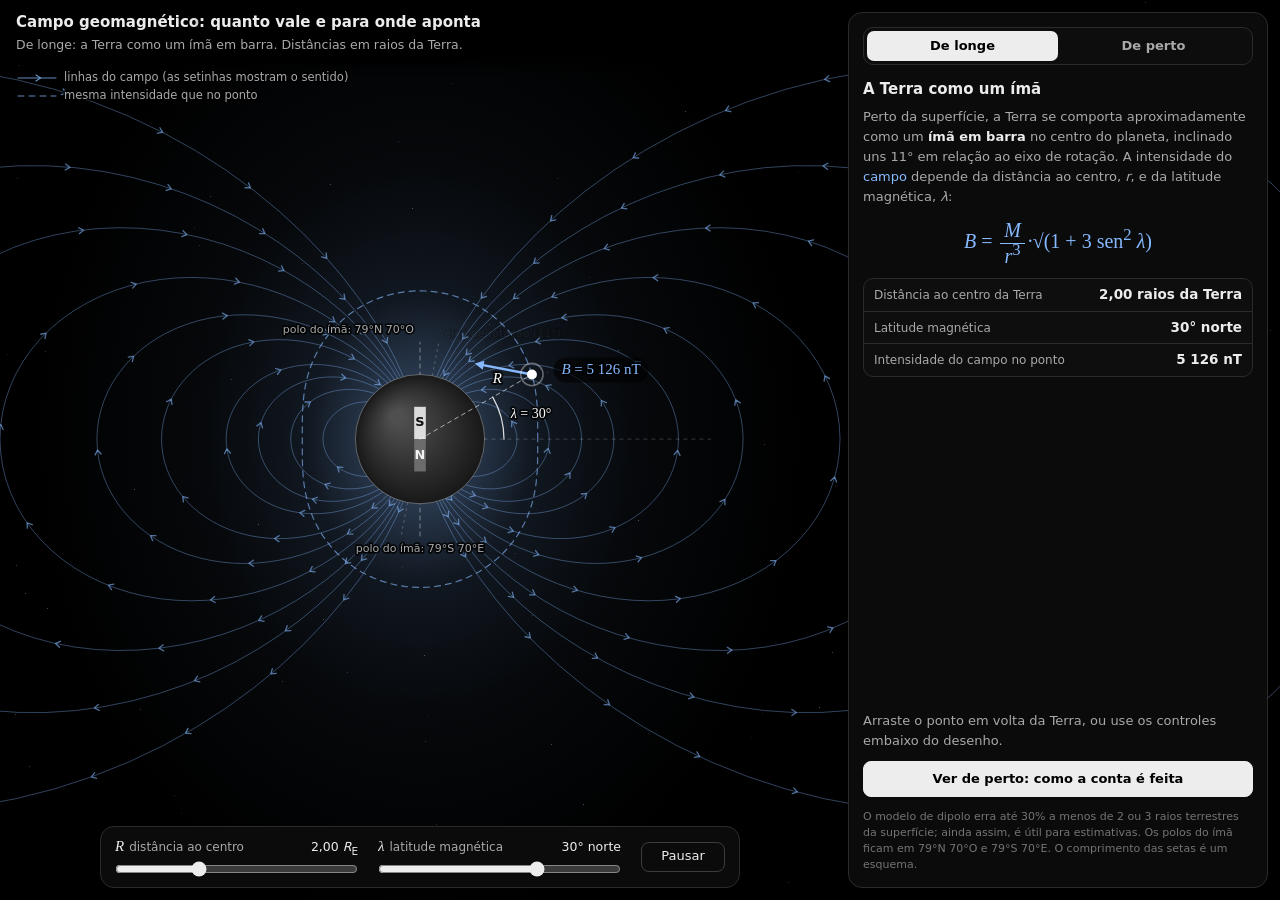
<file: animacoes/geomagnetico-1-campo-num-ponto.html>
<!doctype html>
<!--
  =============================================================================
  geomagnetico-1-campo-num-ponto.html: animação do Mapa de Estudos Sol–Terra.
  Primeira de três sobre o campo geomagnético:
    1. o campo num ponto (esta);  2. as linhas de campo;  3. além do dipolo.

  O que mostra: o campo de dipolo da Terra, visto num ponto.
    • De longe: a Terra como um ímã em barra, com as linhas de campo. O ponto
      pode ser arrastado; a curva tracejada passa por onde o campo tem a
      mesma intensidade que no ponto.
    • De perto: a conta em cinco passos, no ponto escolhido: a queda com a
      distância, o efeito da latitude, as duas partes da seta, Pitágoras e a
      agulha da bússola.

  A física segue a descrição escrita por quem mantém o mapa (equações 5.11 a
  5.13 e 5.15 do livro que ela estuda):
    intensidade:          B = (M/r³)·√(1 + 3 sen² λ)
    parte radial:         B_r = −2·M·sen λ / r³
    parte horizontal:     B_λ = M·cos λ / r³
    em raios da Terra:    M/r³ = 0,31 gauss / R³   (0,31 G = 31 000 nT)
  A inclinação da agulha é só o ângulo da seta com o horizontal, tirado das
  duas partes: tan(inclinação) = |B_r| / B_λ.

  Todos os valores ficam na seção 2 do script.
  Feita no formato de animacoes/magnetopausa.html, seguindo animacoes/CONTRATO.md.
  =============================================================================
-->
<html lang="pt-BR">
<head>
  <meta charset="utf-8">
  <meta name="viewport" content="width=device-width, initial-scale=1">
  <title>Campo geomagnético 1: o campo num ponto</title>
  <style>
    /* Cores: branco e cinzas, mais uma cor com significado: azul = campo magnético da Terra. */
    :root {
      --campo: #86b9ff;
      --texto: #ececec;
      --texto-2: #a9a9a9;
      --texto-3: #747474;
      --borda: #2b2b2b;
      --borda-forte: #3d3d3d;
      --fonte-mat: Cambria, 'Cambria Math', 'STIX Two Text', Georgia, 'Times New Roman', serif;
      --largura-painel: clamp(300px, 34vw, 420px);
    }
    * { box-sizing: border-box; }
    html, body {
      margin: 0;
      width: 100%;
      height: 100%;
      overflow: hidden;
      background: #000;
      color: var(--texto);
      font: 14px/1.45 system-ui, -apple-system, 'Segoe UI', Roboto, Arial, sans-serif;
      -webkit-font-smoothing: antialiased;
    }
    button, input { font: inherit; color: inherit; }
    sub, sup { line-height: 0; }
    [hidden] { display: none !important; }

    /* O desenho ocupa a área inteira. Por cima dele ficam o título, o painel
       de explicação (à direita) e a barra de controles (embaixo do desenho). */
    #tela { position: fixed; inset: 0; width: 100%; height: 100%; display: block; touch-action: none; }

    .topo {
      position: fixed;
      left: 16px;
      top: 12px;
      max-width: calc(100% - var(--largura-painel) - 52px);
      pointer-events: none;
      text-shadow: 0 0 4px #000, 0 0 10px #000, 0 0 16px #000;
    }
    .topo h1 { margin: 0; font-size: 15px; font-weight: 600; }
    .topo p { margin: 2px 0 0; font-size: 12.5px; color: var(--texto-2); }
    .curto { display: none; }          /* versão curta de um texto, para telas estreitas (troca com .longo) */
    .campo { color: var(--campo); }

    /* ---- Painel de explicação ---- */
    #painel {
      position: fixed;
      top: 12px;
      right: 12px;
      bottom: 12px;
      width: var(--largura-painel);
      display: flex;
      flex-direction: column;
      gap: 12px;
      padding: 14px;
      border: 1px solid var(--borda);
      border-radius: 14px;
      background: #0b0b0b;
      overflow: hidden;
    }
    .visoes {
      flex: none;
      display: flex;
      padding: 3px;
      border: 1px solid var(--borda);
      border-radius: 10px;
      background: #0d0d0d;
    }
    .visoes button {
      flex: 1;
      height: 30px;
      padding: 0 10px;
      border: 0;
      border-radius: 7px;
      background: transparent;
      color: var(--texto-2);
      font-size: 13px;
      font-weight: 600;
      white-space: nowrap;
      cursor: pointer;
    }
    .visoes button:hover { color: var(--texto); }
    .visoes button.ativo { background: #ededed; color: #000; }
    .conteudo { flex: 1; min-height: 0; overflow-x: hidden; overflow-y: auto; scrollbar-width: thin; scrollbar-color: #333 transparent; }

    /* Visão de longe: resumo. */
    #resumo h2 { margin: 2px 0 6px; font-size: 15px; font-weight: 600; }
    #resumo p { margin: 0 0 10px; font-size: 13px; line-height: 1.55; color: var(--texto-2); }
    #resumo p b { color: var(--texto); font-weight: 600; }
    .dica { margin: 0 0 10px; font-size: 13px; line-height: 1.55; color: var(--texto-2); }
    .leituras { margin: 0; border: 1px solid var(--borda); border-radius: 10px; background: #0e0e0e; }
    .leituras div { display: flex; align-items: baseline; justify-content: space-between; gap: 12px; padding: 6px 10px; }
    .leituras div + div { border-top: 1px solid var(--borda); }
    .leituras dt { font-size: 12px; color: var(--texto-2); }
    .leituras dd { margin: 0; font-size: 13.5px; font-weight: 600; white-space: nowrap; font-variant-numeric: tabular-nums; }

    /* Visão de perto: os cinco passos da conta. */
    #passos { list-style: none; margin: 0; padding: 0; display: flex; flex-direction: column; gap: 6px; }
    .passo { border: 1px solid var(--borda); border-radius: 10px; background: #0e0e0e; }
    .passo-titulo {
      display: flex;
      align-items: center;
      gap: 9px;
      width: 100%;
      padding: 8px 10px;
      border: 0;
      background: transparent;
      color: var(--texto-2);
      font-size: 13px;
      font-weight: 600;
      text-align: left;
      cursor: pointer;
    }
    .passo-titulo:hover { color: var(--texto); }
    .numero {
      flex: none;
      display: inline-grid;
      place-items: center;
      width: 20px;
      height: 20px;
      border: 1px solid var(--borda-forte);
      border-radius: 50%;
      font-size: 11.5px;
    }
    .passo.ativo { border-color: #5a5a5a; background: #131313; }
    .passo.ativo .passo-titulo { color: #fff; cursor: default; }
    .passo.ativo .numero { background: #ededed; border-color: #ededed; color: #000; }
    .passo-corpo { display: none; padding: 0 12px 12px; }
    .passo.ativo .passo-corpo { display: block; }

    /* Fórmulas: letras em itálico, como num livro. */
    .formula { font-family: var(--fonte-mat); font-size: 19px; line-height: 1.55; white-space: nowrap; }
    .formula.pequena { font-size: 16px; }
    .formula.central { text-align: center; padding: 2px 0 10px; font-size: 20px; }
    .formula small { font-family: system-ui, sans-serif; font-size: 11.5px; color: var(--texto-3); margin-right: 8px; }
    .fr { display: inline-flex; flex-direction: column; align-items: center; vertical-align: middle; margin: 0 0.12em; line-height: 1.15; }
    .fr > span:first-child { padding: 0 0.22em 0.04em; border-bottom: 1px solid currentColor; }
    .fr > span:last-child { padding: 0.04em 0.22em 0; }
    /* Ao abrir um passo, a fórmula "se escreve" da esquerda para a direita;
       logo depois aparecem a conta com os números e o resultado. */
    @keyframes escrever { from { clip-path: inset(0 100% 0 0); } to { clip-path: inset(0 -6px 0 0); } }
    @keyframes surgir { from { opacity: 0; transform: translateY(3px); } to { opacity: 1; transform: none; } }
    .passo.ativo .formula { animation: escrever 0.9s ease-out both; }
    .passo.ativo .conta { animation: surgir 0.4s ease-out 0.6s both; }
    .passo.ativo .valor { animation: surgir 0.4s ease-out 0.85s both; }
    .conta { margin-top: 5px; font-size: 12.5px; color: var(--texto-2); font-variant-numeric: tabular-nums; }
    .valor { margin-top: 2px; font-size: 13px; font-variant-numeric: tabular-nums; }
    .barras + .valor { margin-top: 8px; }
    .conta sup, .valor sup, .legenda sup { font-size: 0.72em; }
    .explicacao { margin: 8px 0 0; font-size: 12.5px; line-height: 1.5; color: var(--texto-2); }
    /* O que é cada letra, com o valor de agora. */
    .legenda { margin: 8px 0 0; display: grid; grid-template-columns: auto minmax(0, 1fr); gap: 3px 9px; font-size: 12px; line-height: 1.45; color: var(--texto-2); }
    .legenda dt { font-family: var(--fonte-mat); font-style: italic; font-size: 14px; line-height: 1.25; color: var(--texto); white-space: nowrap; }
    .legenda dt sub { font-style: normal; }
    .legenda dt.unidade { font-family: inherit; font-style: normal; font-size: 12px; line-height: 1.45; }
    .legenda dd { margin: 0; font-variant-numeric: tabular-nums; }

    /* Barras para comparar valores. */
    .barras { margin-top: 10px; display: grid; gap: 6px; }
    .barra { display: grid; grid-template-columns: 74px 1fr 78px; align-items: center; gap: 8px; font-size: 12px; }
    .barra .trilho { height: 8px; border-radius: 4px; background: #1d1d1d; overflow: hidden; }
    .barra .nivel { display: block; height: 100%; border-radius: 4px; }
    .barra .nivel.campo { background: var(--campo); }
    .barra .num { text-align: right; color: var(--texto); font-variant-numeric: tabular-nums; }

    /* Rodapé do painel: o convite para ver de perto, ou a troca de passo. */
    .rodape, .navegacao { flex: none; }
    .navegacao { display: flex; align-items: center; justify-content: space-between; gap: 8px; }
    .navegacao .botao { padding: 0 8px; gap: 2px; }
    #contador-de-passos { font-size: 12.5px; color: var(--texto-2); white-space: nowrap; }
    .pontos { display: none; gap: 6px; }
    .pontos button {
      width: 24px;
      height: 24px;
      padding: 0;
      border: 1px solid var(--borda-forte);
      border-radius: 50%;
      background: transparent;
      color: var(--texto-2);
      font-size: 11.5px;
      font-weight: 600;
      cursor: pointer;
    }
    .pontos button:hover { color: #fff; border-color: #6a6a6a; }
    .pontos button.ativo { background: #ededed; border-color: #ededed; color: #000; cursor: default; }

    .botao {
      display: inline-flex;
      align-items: center;
      justify-content: center;
      gap: 6px;
      height: 30px;
      padding: 0 12px;
      border: 1px solid var(--borda-forte);
      border-radius: 8px;
      background: transparent;
      color: var(--texto);
      font-size: 13px;
      white-space: nowrap;
      cursor: pointer;
    }
    .botao:hover { background: #1b1b1b; }
    .botao:disabled { opacity: 0.35; cursor: default; background: transparent; }
    .botao svg { flex: none; width: 15px; height: 15px; fill: none; stroke: currentColor; stroke-width: 2; stroke-linecap: round; stroke-linejoin: round; }
    .botao.principal { background: #ededed; border-color: #ededed; color: #000; font-weight: 600; }
    .botao.principal:hover { background: #fff; }
    .botao.principal:disabled { background: #ededed; }
    .botao.largo { width: 100%; height: 36px; }
    .nota { flex: none; margin: 0; font-size: 11px; line-height: 1.45; color: var(--texto-3); }

    /* ---- Controles: uma barra embaixo do desenho, à esquerda do painel ---- */
    .controles {
      position: fixed;
      left: 12px;
      right: calc(var(--largura-painel) + 32px);
      bottom: 12px;
      max-width: 640px;
      margin: 0 auto;
      display: grid;
      grid-template-columns: repeat(2, minmax(0, 1fr)) auto;
      align-items: center;
      gap: 8px 20px;
      padding: 9px 14px 10px;
      border: 1px solid var(--borda);
      border-radius: 14px;
      background: #0b0b0b;
    }
    .controle { display: grid; grid-template-columns: minmax(0, 1fr) auto; align-items: baseline; gap: 3px 8px; font-size: 12.5px; color: var(--texto-2); }
    .controle .nome { white-space: nowrap; overflow: hidden; }
    .controle .nome i { font-family: var(--fonte-mat); font-size: 15px; color: var(--texto); margin-right: 5px; }
    .controle .nome small { font-size: 12px; }
    .controle output { text-align: right; color: var(--texto); font-variant-numeric: tabular-nums; white-space: nowrap; }
    .controle input { grid-column: 1 / -1; }
    input[type="range"] { width: 100%; min-width: 0; height: 16px; margin: 0; accent-color: #ededed; cursor: pointer; }
    .botoes { display: flex; gap: 8px; }
    #bt-pausar { min-width: 84px; }

    /* Só uma das duas partes do conteúdo aparece de cada vez. */
    body:not(.perto) .so-perto { display: none !important; }
    body.perto .so-longe { display: none !important; }

    /* Próprio desta animação. */
    .passo-corpo .formula + .valor { margin-top: 0; }
    .passo-corpo .valor + .formula { margin-top: 6px; }

    /* ---- Janelas baixas: só o passo aberto aparece, com os números 1 a 5 para trocar ---- */
    @media (max-height: 700px) {
      .passo:not(.ativo) { display: none; }
      .pontos { display: flex; }
      #contador-de-passos { display: none; }
    }
    @media (max-height: 540px) {
      .dica { display: none; }
    }
    @media (max-height: 520px) {
      .nota { display: none; }
    }
    @media (max-height: 460px) {
      #painel { top: 8px; bottom: 8px; padding: 12px; gap: 10px; }
      .controles { bottom: 8px; }
    }
    /* ---- Janelas mais estreitas: a barra de controles e o painel encolhem ---- */
    @media (max-width: 1180px) {
      .controle .nome small { display: none; }
    }
    @media (max-width: 1060px) {
      .navegacao .rotulo { display: none; }
      .navegacao .botao { width: 34px; padding: 0; }
    }
    @media (max-width: 1000px) and (max-height: 700px) {
      .dica { display: none; }
    }
    @media (max-width: 1000px) and (max-height: 640px) {
      .nota { display: none; }
    }
    @media (max-width: 920px) {
      .controles { gap: 8px 14px; }
      #bt-pausar { min-width: 76px; }
    }
    @media (max-width: 860px) {
      .longo { display: none; }
      .curto { display: inline; }
    }

    /* ---- Telas estreitas (ou muito baixas): tudo num painel compacto, embaixo ---- */
    @media (max-width: 760px), (max-height: 380px) {
      :root { --largura-painel: 0px; }
      .topo { left: 12px; top: 8px; max-width: calc(100% - 24px); }
      .topo h1 { font-size: 13px; }
      .topo p { font-size: 11.5px; }
      #painel {
        top: auto;
        left: 8px;
        right: 8px;
        bottom: 8px;
        width: auto;
        max-height: 62%;
        display: grid;
        grid-template-columns: minmax(0, 1fr) auto;
        grid-template-rows: auto minmax(0, 1fr) auto;
        gap: 8px;
        padding: 10px;
        border-radius: 12px;
      }
      .visoes { grid-column: 1; grid-row: 1; }
      body:not(.perto) .visoes { grid-column: 1 / -1; }
      .navegacao { grid-column: 2; grid-row: 1; }
      .navegacao .botao { width: 32px; padding: 0; }
      .navegacao .rotulo, .pontos, #contador-de-passos { display: none; }
      .conteudo { grid-column: 1 / -1; grid-row: 2; }
      .controles {
        position: static;
        grid-column: 1 / -1;
        grid-row: 3;
        max-width: none;
        margin: 0;
        padding: 0;
        border: 0;
        border-radius: 0;
        background: transparent;
        gap: 8px 10px;
        align-items: end;
      }
      .passo:not(.ativo) { display: none; }
      .passo, .passo.ativo { border: 0; background: transparent; }
      .passo-titulo { padding: 0 0 2px; }
      .passo-corpo { padding: 0; }
      .numero { display: none; }
      .formula { font-size: 16px; }
      .formula.central { padding: 0 0 6px; font-size: 16px; text-align: left; }
      .explicacao, .legenda, .conta, .barras, .nota, .rodape, #resumo h2, #resumo p { display: none; }
      .valor, .barras + .valor { margin-top: 2px; }
      .leituras { margin: 0; }
      .leituras div { padding: 5px 8px; }
      .leituras dd { font-size: 12.5px; }
      .controle { font-size: 11.5px; gap: 0 4px; }
      .controle .nome small { display: none; }
      #bt-pausar { min-width: 0; }
    }
    @media (max-height: 420px) and (max-width: 760px), (max-height: 380px) {
      .topo p, .passo-titulo, .formula.central, .leituras div:first-child { display: none; }
      .leituras div:nth-child(2) { border-top: 0; }
      .valor { font-size: 12px; }
    }
    @media (max-width: 420px) {
      .passo .formula small { display: none; }
      .formula { font-size: 14.5px; }
    }
    @media (prefers-reduced-motion: reduce) {
      .passo.ativo .formula, .passo.ativo .conta, .passo.ativo .valor { animation: none; }
    }
  </style>
</head>
<body>
  <canvas id="tela"></canvas>

  <div class="topo">
    <h1>Campo geomagnético<span class="longo" data-texto="titulo-complemento">: quanto vale e para onde aponta</span></h1>
    <p id="subtitulo"></p>
  </div>

  <aside id="painel" aria-label="Explicação e controles">
    <div class="visoes" role="group" aria-label="Visão">
      <button id="bt-longe" type="button" class="ativo" aria-pressed="true">De longe</button>
      <button id="bt-perto" type="button" aria-pressed="false">De perto</button>
    </div>

    <div class="conteudo">
      <!-- Visão de longe -->
      <section id="resumo" class="so-longe">
        <h2 data-texto="resumo-titulo">A Terra como um ímã</h2>
        <p data-texto="resumo-texto">Perto da superfície, a Terra se comporta aproximadamente como um <b>ímã em barra</b> no centro do
          planeta, inclinado uns 11° em relação ao eixo de rotação. A intensidade do
          <span class="campo">campo</span> depende da distância ao centro, <i>r</i>, e da latitude
          magnética, <i>λ</i>:</p>
        <div class="formula central campo">
          <i>B</i> = <span class="fr"><span><i>M</i></span><span><i>r</i><sup>3</sup></span></span>·√(1 + 3 sen<sup>2</sup> <i>λ</i>)
        </div>
        <dl class="leituras">
          <div><dt data-texto="leitura-l-distancia">Distância ao centro da Terra</dt><dd id="l-distancia"></dd></div>
          <div><dt data-texto="leitura-l-latitude">Latitude magnética</dt><dd id="l-latitude"></dd></div>
          <div><dt data-texto="leitura-l-campo">Intensidade do campo no ponto</dt><dd id="l-campo"></dd></div>
        </dl>
      </section>

      <!-- Visão de perto: a conta em cinco passos. Em cada um: a fórmula, a conta
           com os números de agora, o resultado e o que é cada letra. -->
      <ol id="passos" class="so-perto">
        <li class="passo" data-passo="0">
          <button class="passo-titulo" type="button"><span class="numero">1</span><span data-texto="passo-1-titulo">A queda com a distância</span></button>
          <div class="passo-corpo">
            <div class="formula campo"><span class="fr"><span><i>M</i></span><span><i>r</i><sup>3</sup></span></span> =
              <span class="fr"><span>0,31 G</span><span><i>R</i><sup>3</sup></span></span></div>
            <div class="conta" id="conta-0"></div>
            <div class="valor" id="valor-0"></div>
            <p class="explicacao" id="explicacao-0"></p>
            <dl class="legenda">
              <dt>M</dt><dd data-texto="passo-1-legenda">momento de dipolo: a "força" do ímã</dd>
              <dt>r</dt><dd data-texto="passo-1-legenda-2">distância ao centro da Terra; <i>R</i> = <i>r</i>/<i>R</i><sub>E</sub> é a mesma distância em raios da Terra</dd>
              <dt class="unidade">0,31 G</dt><dd id="leg-gauss"></dd>
            </dl>
          </div>
        </li>
        <li class="passo" data-passo="1">
          <button class="passo-titulo" type="button"><span class="numero">2</span><span data-texto="passo-2-titulo">O efeito da latitude</span></button>
          <div class="passo-corpo">
            <div class="formula campo">√(1 + 3 sen<sup>2</sup> <i>λ</i>)</div>
            <div class="conta" id="conta-1"></div>
            <div class="valor" id="valor-1"></div>
            <div class="barras">
              <div class="barra"><span>no equador</span><span class="trilho"><span class="nivel campo" id="barra-equador"></span></span><span class="num" id="num-equador"></span></div>
              <div class="barra"><span class="campo">aqui</span><span class="trilho"><span class="nivel campo" id="barra-aqui"></span></span><span class="num" id="num-aqui"></span></div>
              <div class="barra"><span>no polo</span><span class="trilho"><span class="nivel campo" id="barra-polo"></span></span><span class="num" id="num-polo"></span></div>
            </div>
            <p class="explicacao" data-texto="passo-2-explicacao">No equador (<i>λ</i> = 0) o fator vale 1; no polo (<i>λ</i> = 90°) vale √4 = 2. À mesma
              distância, o campo nos polos é o dobro do campo no equador.</p>
            <dl class="legenda">
              <dt>λ</dt><dd id="leg-latitude"></dd>
            </dl>
          </div>
        </li>
        <li class="passo" data-passo="2">
          <button class="passo-titulo" type="button"><span class="numero">3</span><span data-texto="passo-3-titulo">As duas partes da seta</span></button>
          <div class="passo-corpo">
            <div class="formula pequena campo"><i>B</i><sub>r</sub> = −<span class="fr"><span>2·<i>M</i>·sen <i>λ</i></span><span><i>r</i><sup>3</sup></span></span></div>
            <div class="valor" id="valor-2r"></div>
            <div class="formula pequena campo"><i>B</i><sub>λ</sub> = <span class="fr"><span><i>M</i>·cos <i>λ</i></span><span><i>r</i><sup>3</sup></span></span></div>
            <div class="valor" id="valor-2l"></div>
            <p class="explicacao" id="explicacao-2"></p>
          </div>
        </li>
        <li class="passo" data-passo="3">
          <button class="passo-titulo" type="button"><span class="numero">4</span><span data-texto="passo-4-titulo">Pitágoras: de onde vem o 3</span></button>
          <div class="passo-corpo">
            <div class="formula pequena campo"><i>B</i> = √(<i>B</i><sub>r</sub><sup>2</sup> + <i>B</i><sub>λ</sub><sup>2</sup>)<br>
              = <span class="fr"><span><i>M</i></span><span><i>r</i><sup>3</sup></span></span>·√(4 sen<sup>2</sup> <i>λ</i> + cos<sup>2</sup> <i>λ</i>)<br>
              = <span class="fr"><span><i>M</i></span><span><i>r</i><sup>3</sup></span></span>·√(1 + 3 sen<sup>2</sup> <i>λ</i>)</div>
            <div class="conta" id="conta-3"></div>
            <div class="valor" id="valor-3"></div>
            <p class="explicacao" data-texto="passo-4-explicacao">As duas partes são os catetos, e a seta do campo é a hipotenusa. O 3 aparece porque
              cos<sup>2</sup> <i>λ</i> = 1 − sen<sup>2</sup> <i>λ</i>. Vale fazer essa conta no papel: é curta.</p>
          </div>
        </li>
        <li class="passo" data-passo="4">
          <button class="passo-titulo" type="button"><span class="numero">5</span><span data-texto="passo-5-titulo">A agulha da bússola</span></button>
          <div class="passo-corpo">
            <div class="formula pequena campo">tan (inclinação) = <span class="fr"><span>|<i>B</i><sub>r</sub>|</span><span><i>B</i><sub>λ</sub></span></span></div>
            <div class="conta" id="conta-4"></div>
            <div class="valor" id="valor-4"></div>
            <p class="explicacao" data-texto="passo-5-explicacao">Uma agulha livre se alinha com a seta do campo. No equador ela fica deitada; em
              latitudes altas, mergulha: é a inclinação da agulha de uma bússola. No hemisfério norte o campo
              entra na Terra: o polo norte geográfico é, magneticamente, um polo sul.</p>
          </div>
        </li>
      </ol>
    </div>

    <div class="rodape so-longe">
      <p class="dica" data-texto="dica">Arraste o ponto em volta da Terra, ou use os controles embaixo do desenho.</p>
      <button id="bt-ver-de-perto" type="button" class="botao principal largo" data-texto="botao-ver-de-perto">Ver de perto: como a conta é feita</button>
    </div>
    <div class="navegacao so-perto">
      <button id="bt-anterior" type="button" class="botao" title="Passo anterior" aria-label="Passo anterior">
        <svg viewBox="0 0 24 24" aria-hidden="true"><path d="m15 5-7 7 7 7"/></svg><span class="rotulo">Anterior</span></button>
      <span id="contador-de-passos"></span>
      <div class="pontos" role="group" aria-label="Ir para o passo">
        <button type="button" data-passo="0" title="Passo 1: a queda com a distância">1</button>
        <button type="button" data-passo="1" title="Passo 2: o efeito da latitude">2</button>
        <button type="button" data-passo="2" title="Passo 3: as duas partes da seta">3</button>
        <button type="button" data-passo="3" title="Passo 4: Pitágoras">4</button>
        <button type="button" data-passo="4" title="Passo 5: a agulha da bússola">5</button>
      </div>
      <button id="bt-proximo" type="button" class="botao principal" title="Próximo passo" aria-label="Próximo passo">
        <span class="rotulo">Próximo</span><svg viewBox="0 0 24 24" aria-hidden="true"><path d="m9 5 7 7-7 7"/></svg></button>
    </div>

    <!-- Os controles ficam numa barra embaixo do desenho (em telas estreitas, dentro do painel). -->
    <div class="controles" role="group" aria-label="Controles">
      <label class="controle"><span class="nome" data-texto="controle-c-r"><i>R</i><small>distância ao centro</small></span><output id="o-r"></output>
        <input id="c-r" type="range" min="1" max="4" step="0.05" value="2"></label>
      <label class="controle"><span class="nome" data-texto="controle-c-lat"><i>λ</i><small>latitude magnética</small></span><output id="o-lat"></output>
        <input id="c-lat" type="range" min="-90" max="90" step="1" value="30"></label>
      <div class="botoes">
        <button id="bt-pausar" type="button" class="botao">Pausar</button>
      </div>
    </div>

    <p class="nota" id="nota"></p>
  </aside>

  <script type="application/json" id="textos-editados">
{
  "versao": 1,
  "painel": {},
  "gerados": {},
  "desenho": {}
}
</script>
  <script>
    'use strict';

    // -------------------------------------------------------------------------
    // 1. Esc fecha a janela do mapa (trecho obrigatório do contrato).
    // -------------------------------------------------------------------------
    window.addEventListener('keydown', (evento) => {
      if (evento.key === 'Escape') window.parent.postMessage({ tipo: 'fechar-animacao' }, '*');
    });

    // -------------------------------------------------------------------------
    // Textos editáveis (veja animacoes/CONTRATO.md, "Textos editáveis").
    //   No app, o botão "Editar textos" da janela da animação troca: os textos fixos do painel (marcados com
    //   data-texto), os textos do painel montados por este script (H_`…`) e os textos do desenho (T_`…`).
    //   As trocas ficam no bloco JSON "textos-editados", perto do fim do HTML; o texto original continua aqui no
    //   código. Dentro de T_`…` e H_`…`, cada ${…} vira um marcador {0}, {1}…: é onde entram os números.
    //   (T_ e H_ têm o traço para não colidir com variáveis da animação, como T de temperatura.)
    // -------------------------------------------------------------------------
    const TEXTOS_EDITADOS = (() => {
      const ler = (json) => {
        try {
          const d = JSON.parse(json);
          return { painel: d.painel || {}, gerados: d.gerados || {}, desenho: d.desenho || {} };
        } catch {
          return null;
        }
      };
      // A prévia que o app manda no endereço (depois do #) vale mais que os textos gravados no arquivo.
      const previa = new URLSearchParams(location.hash.slice(1)).get('textos');
      const bloco = document.getElementById('textos-editados');
      return (previa && ler(previa)) || (bloco && ler(bloco.textContent)) || { painel: {}, gerados: {}, desenho: {} };
    })();
    const ENFEITES_PERMITIDOS = { B: 'b', STRONG: 'b', I: 'i', EM: 'i', SUP: 'sup', SUB: 'sub', SMALL: 'small', BR: 'br', SPAN: 'span' };
    /** Deixa só os enfeites permitidos: negrito, itálico, sobrescrito, subscrito, letra menor, quebra de linha e
     *  trechos (span), com a classe e nenhum outro atributo. */
    function textoSeguro(html) {
      const modelo = document.createElement('template');
      modelo.innerHTML = String(html);
      const copiar = (origem, destino) => {
        for (const no of origem.childNodes) {
          if (no.nodeType === Node.TEXT_NODE) destino.append(no.nodeValue);
          else if (no.nodeType === Node.ELEMENT_NODE && no.tagName !== 'SCRIPT' && no.tagName !== 'STYLE') {
            const nome = ENFEITES_PERMITIDOS[no.tagName];
            if (!nome) {
              copiar(no, destino);
              continue;
            }
            const novo = document.createElement(nome);
            const classe = no.getAttribute('class');
            if (/^[a-z][a-z0-9-]*( [a-z][a-z0-9-]*)*$/.test(classe || '')) novo.className = classe;     // longo, curto, cores…
            copiar(no, novo);
            destino.append(novo);
          }
        }
      };
      const saida = document.createElement('div');
      copiar(modelo.content, saida);
      return saida.innerHTML;
    }
    /** A chave de um texto do código: o próprio texto, com {0}, {1}… no lugar de cada ${…}. */
    const chaveDoTexto = (partes) => partes.reduce((chave, parte, i) => chave + (i ? `{${i - 1}}` : '') + parte, '');
    const encaixarValores = (modelo, valores) => modelo.replace(/\{(\d+)\}/g, (marca, n) => (Number(n) < valores.length ? String(valores[n]) : marca));
    const textosVistos = new Map();       // texto do desenho → quando apareceu (o app pergunta o que está na tela)
    /** Um texto do desenho (simples, sem enfeites). */
    function T_(partes, ...valores) {
      const chave = chaveDoTexto(partes);
      textosVistos.set(chave, performance.now());
      const trocado = TEXTOS_EDITADOS.desenho[chave];
      return encaixarValores(typeof trocado === 'string' ? trocado : chave, valores);
    }
    /** Um texto do painel montado por este script (pode ter negrito, itálico, sobrescrito…). */
    function H_(partes, ...valores) {
      const chave = chaveDoTexto(partes);
      const trocado = TEXTOS_EDITADOS.gerados[chave];
      return encaixarValores(typeof trocado === 'string' ? textoSeguro(trocado) : chave, valores);
    }
    // Os textos fixos do painel (marcados com data-texto) recebem as trocas assim que a página abre.
    for (const elemento of document.querySelectorAll('[data-texto]')) {
      const trocado = TEXTOS_EDITADOS.painel[elemento.dataset.texto];
      if (typeof trocado === 'string') elemento.innerHTML = textoSeguro(trocado);
    }
    /** Conta ao app onde a animação está (para a prévia dos textos voltar ao mesmo lugar). */
    function avisarOndeEsta() {
      const lugar = typeof estado === 'object' && estado ? estado : {};     // estado.perto, .passo e .parte, se houver
      window.parent.postMessage({ tipo: 'animacao-esta-em', perto: Boolean(lugar.perto), passo: Number(lugar.passo) || 0,
        parte: Number(lugar.parte) || 0 }, '*');
    }
    /** Numa prévia, volta à vista, ao passo e à parte de antes (vêm no endereço, depois do #). Fica no fim do script. */
    function voltarAoLugarDaPrevia() {
      const dados = new URLSearchParams(location.hash.slice(1));
      if (dados.get('perto') === '1' && typeof mostrarVisao === 'function') {
        mostrarVisao(true);
        if (typeof mostrarPasso === 'function') mostrarPasso(Number(dados.get('passo')) || 0);
        if (typeof mostrarParte === 'function') mostrarParte(Number(dados.get('parte')) || 0);
      }
      avisarOndeEsta();
    }
    // O app pode perguntar quais textos do desenho estão na tela agora (os usados no último segundo).
    window.addEventListener('message', (evento) => {
      if (evento.source !== window.parent || evento.data?.tipo !== 'quais-textos-na-tela') return;
      const agora = performance.now();
      const chaves = [...textosVistos].filter(([, quando]) => agora - quando < 1000).map(([chave]) => chave);
      window.parent.postMessage({ tipo: 'textos-na-tela', chaves }, '*');
    });

    // -------------------------------------------------------------------------
    // 2. Valores e contas. Tudo o que é física está aqui.
    //    As distâncias são em raios da Terra (R = r/R_E) e o campo, em nanotesla.
    // -------------------------------------------------------------------------
    const CAMPO_NO_EQUADOR = 31000;       // nT: 0,31 gauss, o campo no equador, na superfície (eq. 5.15)
    const INCLINACAO_DO_IMA = 11;         // graus entre o eixo do ímã e o eixo de rotação da Terra
    const POLO_NORTE_DO_IMA = '79°N 70°O';
    const POLO_SUL_DO_IMA = '79°S 70°E';
    const R_MAXIMO = 4;                   // até onde o ponto vai, em raios da Terra
    const COMECO = { R: 2, graus: 30 };   // o ponto ao abrir a animação

    /** M/r³: o campo sobre o equador a "R" raios da Terra do centro (em nT). */
    const parteDaDistancia = (R) => CAMPO_NO_EQUADOR / R ** 3;
    /** √(1 + 3 sen² λ): quanto o campo cresce com a latitude magnética (1 no equador, 2 no polo). */
    const fatorDaLatitude = (lat) => Math.sqrt(1 + 3 * Math.sin(lat) ** 2);
    /** O campo no ponto (R, λ): intensidade B e as partes radial (Br) e horizontal (Bl), em nT. */
    function campoEm(R, lat) {
      const base = parteDaDistancia(R), fator = fatorDaLatitude(lat);
      return {
        base, fator,
        B: base * fator,                         // (M/r³)·√(1 + 3 sen² λ)
        Br: -2 * base * Math.sin(lat),           // −2·M·sen λ / r³: negativa (para dentro da Terra) no norte
        Bl: base * Math.cos(lat),                // M·cos λ / r³: sempre para o norte
      };
    }

    // -------------------------------------------------------------------------
    // 3. Estado da animação.
    // -------------------------------------------------------------------------
    const entre = (a, b, t) => a + (b - a) * t;
    const limitar = (v, min, max) => Math.min(max, Math.max(min, v));
    const suave = (t) => (t <= 0 ? 0 : t >= 1 ? 1 : t * t * (3 - 2 * t));
    const suaveEntre = (a, b, t) => suave((t - a) / (b - a));

    const estado = {
      R: COMECO.R, graus: COMECO.graus,     // o ponto escolhido: distância (raios da Terra) e latitude magnética (graus)
      lado: 1,                              // de que lado da Terra ele está no desenho (1 = direita, −1 = esquerda)
      perto: false, z: 0,                   // visão escolhida e andamento do zoom (0 = de longe, 1 = de perto)
      passo: 0, tempo: 0, pausado: false,
      agulha: 0, giroDaAgulha: 0,           // a agulha da bússola: ângulo na tela e velocidade de giro
    };
    const latitude = () => (estado.graus * Math.PI) / 180;
    /** O ponto escolhido no desenho: a Terra fica em (0, 0), o eixo do ímã é vertical e o norte fica em cima. */
    function ponto() {
      const fi = estado.lado > 0 ? latitude() : Math.PI - latitude();       // ângulo em volta da Terra
      return { X: estado.R * Math.cos(fi), Y: estado.R * Math.sin(fi), fi };
    }
    /** A direção do campo no ponto, no desenho (vetor de comprimento 1). */
    function direcaoDoCampo() {
      const { fi } = ponto();
      const c = campoEm(estado.R, latitude());
      const paraFora = { x: Math.cos(fi), y: Math.sin(fi) };
      const paraONorte = { x: -estado.lado * Math.sin(fi), y: estado.lado * Math.cos(fi) };
      return { x: (c.Br * paraFora.x + c.Bl * paraONorte.x) / c.B, y: (c.Br * paraFora.y + c.Bl * paraONorte.y) / c.B };
    }
    /** De perto, o desenho gira até "para fora da Terra" ficar para cima. Aqui, a seta do campo nessa tela. */
    function setaDePerto() {
      const c = campoEm(estado.R, latitude());
      const inclinacao = Math.atan2(Math.abs(c.Br), c.Bl);                  // ângulo entre a seta e o horizontal
      const norte = estado.lado > 0 ? -1 : 1;                               // de que lado da tela fica o norte
      const paraBaixo = c.Br < 0 ? 1 : -1;                                  // para dentro da Terra é para baixo
      return { inclinacao, norte, paraBaixo, x: norte * Math.cos(inclinacao), y: paraBaixo * Math.sin(inclinacao) };
    }

    // -------------------------------------------------------------------------
    // 4. Tela, tamanho e câmera.
    // -------------------------------------------------------------------------
    const tela = document.getElementById('tela');
    const ctx = tela.getContext('2d');
    const painel = document.getElementById('painel');
    const controles = document.querySelector('.controles');
    let largura = 0, altura = 0;
    // A área livre para o desenho: o que o painel e a barra de controles não cobrem.
    // "fundo" é até onde o desenho aparece (ele continua por trás da barra de controles).
    let cena = { x: 0, y: 0, w: 100, h: 100, fundo: 100 };
    let ESPACO_DO_TITULO = 46;                   // altura ocupada pelo título, medida em medirCena()
    const AMPLIACAO = 4;                         // quantas vezes o zoom aumenta até a visão de perto

    function ajustarTamanho() {
      const escala = window.devicePixelRatio || 1;
      largura = window.innerWidth;
      altura = window.innerHeight;
      tela.width = Math.round(largura * escala);
      tela.height = Math.round(altura * escala);
      ctx.setTransform(escala, 0, 0, escala, 0, 0);
      medirCena();
      desenhar();
    }
    function medirCena() {
      ESPACO_DO_TITULO = Math.round(document.querySelector('.topo').getBoundingClientRect().bottom) + 4;
      const p = painel.getBoundingClientRect();
      if (p.left > largura * 0.3) {
        // Painel ao lado: a barra de controles fica embaixo do desenho.
        const barra = controles.getBoundingClientRect();
        const livre = barra.height > 0 && barra.top > altura * 0.4 ? barra.top - 6 : altura;
        cena = { x: 0, y: 0, w: Math.max(120, p.left - 8), h: Math.max(90, livre), fundo: altura };
      } else {
        // Painel embaixo (telas estreitas): os controles ficam dentro dele.
        const h = Math.max(90, p.top - 4);
        cena = { x: 0, y: 0, w: largura, h, fundo: h };
      }
    }
    window.addEventListener('resize', ajustarTamanho);
    const aoMudarDeTamanho = new ResizeObserver(() => { medirCena(); });
    aoMudarDeTamanho.observe(painel);
    aoMudarDeTamanho.observe(controles);

    /** Visão de longe: escala (pixels por raio da Terra) e posição da Terra na tela. */
    function cameraDeLonge() {
      const alturaLivre = cena.h - ESPACO_DO_TITULO;
      const S = Math.max(8, Math.min(cena.w / 13, (alturaLivre - 14) / (2 * R_MAXIMO + 1.3)));
      return { S, ox: cena.x + cena.w / 2, oy: cena.y + ESPACO_DO_TITULO + alturaLivre / 2 };
    }
    /** Visão de perto: o lugar da tela onde fica o ponto escolhido. */
    function centroDePerto() {
      return { x: cena.x + cena.w * 0.5, y: cena.y + ESPACO_DO_TITULO + (cena.h - ESPACO_DO_TITULO) * 0.5 };
    }

    // A projeção do quadro atual: o ponto (PX, PY) do desenho cai em (cx, cy) da tela, com escala S
    // e o desenho girado de "a". Durante o zoom, ela vai da visão de longe até o ponto escolhido,
    // ampliado e girado até "para fora da Terra" ficar para cima.
    let projecao = { S: 1, a: 0, cos: 1, sin: 0, cx: 0, cy: 0, PX: 0, PY: 0 };
    function atualizarProjecao() {
      const camera = cameraDeLonge();
      const P = ponto();
      const e = suave(estado.z);
      const longe = { x: camera.ox + P.X * camera.S, y: camera.oy - P.Y * camera.S };
      const alvo = centroDePerto();
      const a = (Math.PI / 2 - P.fi) * e;
      projecao = { S: camera.S * Math.pow(AMPLIACAO, e), a, cos: Math.cos(a), sin: Math.sin(a),
        cx: entre(longe.x, alvo.x, e), cy: entre(longe.y, alvo.y, e), PX: P.X, PY: P.Y };
    }
    const telaX = (X, Y) => projecao.cx + projecao.S * ((X - projecao.PX) * projecao.cos - (Y - projecao.PY) * projecao.sin);
    const telaY = (X, Y) => projecao.cy - projecao.S * ((X - projecao.PX) * projecao.sin + (Y - projecao.PY) * projecao.cos);

    // -------------------------------------------------------------------------
    // 5. Ferramentas de desenho.
    // -------------------------------------------------------------------------
    const FONTE = "system-ui, -apple-system, 'Segoe UI', Roboto, Arial, sans-serif";
    const FONTE_MAT = "Cambria, 'Cambria Math', 'STIX Two Text', Georgia, 'Times New Roman', serif";
    const COR_CAMPO = '134, 185, 255';
    const AZUL = `rgb(${COR_CAMPO})`;

    /** Fundo escuro arredondado atrás de um rótulo, para ele não se misturar com o que passa por trás. */
    function desenharPlaca(x, y, larguraDoTexto, tamanho, alinhar) {
      const w = larguraDoTexto + 16, h = tamanho + 10;
      const esquerda = alinhar === 'center' ? x - w / 2 : alinhar === 'right' ? x - w + 8 : x - 8;
      ctx.fillStyle = 'rgba(0, 0, 0, 0.62)';
      ctx.beginPath();
      if (ctx.roundRect) ctx.roundRect(esquerda, y - h / 2, w, h, h / 2); else ctx.rect(esquerda, y - h / 2, w, h);
      ctx.fill();
    }
    /** Texto com contorno preto, legível por cima do desenho. Com "placa", ganha também um fundo escuro. */
    function escrever(texto, x, y, { tamanho = 12, cor = '#ececec', alinhar = 'left', peso = 500, placa = false } = {}) {
      ctx.font = `${peso} ${tamanho}px ${FONTE}`;
      if (placa) desenharPlaca(x, y, ctx.measureText(texto).width, tamanho, alinhar);
      ctx.textAlign = alinhar;
      ctx.textBaseline = 'middle';
      ctx.lineJoin = 'round';
      ctx.lineWidth = 3.5;
      ctx.strokeStyle = 'rgba(0, 0, 0, 0.8)';
      ctx.strokeText(texto, x, y);
      ctx.fillStyle = cor;
      ctx.fillText(texto, x, y);
    }
    /**
     * Pedaços de uma fórmula, cada um com a sua fonte: letras em itálico; números, sinais, "sen", "cos"
     * e "nT" em pé; "B_r" vira B com o r pequeno e mais baixo.
     */
    function partesDaFormula(texto, tamanho) {
      const partes = texto.split(/(cos|sen|tan|nT|_[A-Za-zλ]|[^A-Za-zλ_]+)/).filter(Boolean).map((parte) => {
        const indice = parte[0] === '_';
        const escrito = indice ? parte.slice(1) : parte;
        const emPe = /^(cos|sen|tan|nT)$/.test(escrito) || !/^[A-Za-zλ]+$/.test(escrito);
        return { texto: escrito, indice, largura: 0, fonte: `${emPe ? '' : 'italic '}${indice ? tamanho * 0.7 : tamanho}px ${FONTE_MAT}` };
      });
      let total = 0;
      for (const parte of partes) {
        ctx.font = parte.fonte;
        parte.largura = ctx.measureText(parte.texto).width;
        total += parte.largura;
      }
      return { partes, total };
    }
    /** Fórmula no canvas. Devolve a largura. */
    function escreverFormula(texto, x, y, { tamanho = 15, cor = '#ffffff', alinhar = 'left', placa = false } = {}) {
      const { partes, total } = partesDaFormula(texto, tamanho);
      if (placa) desenharPlaca(x, y, total, tamanho, alinhar);
      let px = alinhar === 'center' ? x - total / 2 : alinhar === 'right' ? x - total : x;
      ctx.textAlign = 'left';
      ctx.textBaseline = 'middle';
      ctx.lineJoin = 'round';
      ctx.lineWidth = 3.5;
      ctx.strokeStyle = 'rgba(0, 0, 0, 0.8)';
      for (const parte of partes) {
        const py = parte.indice ? y + tamanho * 0.3 : y;
        ctx.font = parte.fonte;
        ctx.strokeText(parte.texto, px, py);
        ctx.fillStyle = cor;
        ctx.fillText(parte.texto, px, py);
        px += parte.largura;
      }
      return total;
    }
    /** Seta de (x1, y1) até (x2, y2). */
    function seta(x1, y1, x2, y2, { cor = '#fff', espessura = 1.6, ponta = 7, tracejada = false } = {}) {
      const dx = x2 - x1, dy = y2 - y1;
      const comprimento = Math.hypot(dx, dy);
      if (comprimento < 1) return;
      const ux = dx / comprimento, uy = dy / comprimento;
      const cabeca = Math.min(ponta, comprimento * 0.6);
      ctx.strokeStyle = cor;
      ctx.fillStyle = cor;
      ctx.lineWidth = espessura;
      ctx.lineCap = 'round';
      ctx.setLineDash(tracejada ? [5, 4] : []);
      ctx.beginPath();
      ctx.moveTo(x1, y1);
      ctx.lineTo(x2 - ux * cabeca * 0.8, y2 - uy * cabeca * 0.8);
      ctx.stroke();
      ctx.setLineDash([]);
      ctx.beginPath();
      ctx.moveTo(x2, y2);
      ctx.lineTo(x2 - ux * cabeca - uy * cabeca * 0.5, y2 - uy * cabeca + ux * cabeca * 0.5);
      ctx.lineTo(x2 - ux * cabeca + uy * cabeca * 0.5, y2 - uy * cabeca - ux * cabeca * 0.5);
      ctx.closePath();
      ctx.fill();
    }
    /** Linha tracejada de (x1, y1) até (x2, y2). */
    function tracejado(x1, y1, x2, y2, cor, tracos = [5, 5]) {
      ctx.strokeStyle = cor;
      ctx.lineWidth = 1;
      ctx.setLineDash(tracos);
      ctx.beginPath();
      ctx.moveTo(x1, y1);
      ctx.lineTo(x2, y2);
      ctx.stroke();
      ctx.setLineDash([]);
    }

    // Números em português.
    const numero = (valor, casas = 1) => valor.toLocaleString('pt-BR', { minimumFractionDigits: casas, maximumFractionDigits: casas });
    /** "31 000": número inteiro, com os milhares separados por espaço (que não quebra a linha). */
    const comMilhar = (valor) => Math.round(Math.abs(valor)).toLocaleString('pt-BR').replace(/\./g, ' ');
    /** "−3 875 nT": campo em nanotesla, com o sinal. */
    const emNT = (valor) => `${Math.round(valor) < 0 ? '−' : ''}${comMilhar(valor)} nT`;
    /** "2,00 raios" ou "1,50 raio": a distância com a palavra no singular ou no plural. */
    const emRaios = (R) => `${numero(R, 2)} ${R >= 2 ? 'raios' : 'raio'}`;
    /** "30° norte", "30° sul" ou "0° (equador)". */
    const latitudeEmTexto = (graus) => (graus === 0 ? '0° (equador)' : `${Math.abs(graus)}° ${graus > 0 ? 'norte' : 'sul'}${Math.abs(graus) === 90 ? ' (polo)' : ''}`);

    /** Comprimento da seta do campo na tela: cresce devagar (escala logarítmica) com a intensidade. */
    function comprimentoDaSeta(B) {
      const minimo = Math.log10(parteDaDistancia(R_MAXIMO)), maximo = Math.log10(2 * CAMPO_NO_EQUADOR);
      return 64 + 86 * limitar((Math.log10(B) - minimo) / (maximo - minimo), 0, 1);
    }

    // Estrelas de fundo (posições fixas, em frações da tela).
    const ESTRELAS = Array.from({ length: 90 }, (_, i) => {
      const a = Math.sin(i * 127.1 + 3.7) * 43758.5453, b = Math.sin(i * 311.7 + 1.3) * 24634.6345;
      return { u: a - Math.floor(a), v: b - Math.floor(b), brilho: 0.1 + 0.25 * ((i * 37) % 10) / 10 };
    });

    // -------------------------------------------------------------------------
    // 6. O campo desenhado: brilho, linhas de campo e a Terra com o ímã.
    //    Cada linha de campo é r = r₀·cos² λ (r₀ é a altura dela sobre o equador): é a forma das
    //    linhas de um dipolo, o assunto da segunda animação. Aqui elas mostram por onde o campo passa.
    // -------------------------------------------------------------------------
    /** Trechos de uma linha de campo (pontos x0, y0, x1, y1…), do sul para o norte, só fora da Terra e até "alcance". */
    function trechosDaLinha(r0, lado, alcance) {
      const noChao = Math.acos(Math.sqrt(1 / r0));                 // latitude em que a linha toca o chão
      const ponto = (lat, lista) => {
        const r = r0 * Math.cos(lat) ** 2;
        lista.push(lado * r * Math.cos(lat), r * Math.sin(lat));
      };
      if (r0 <= alcance) {
        const inteira = [];
        for (let i = 0; i <= 72; i++) ponto(-noChao + (2 * noChao * i) / 72, inteira);
        return [inteira];
      }
      // Linha que vai longe demais: só os dois trechos perto da Terra.
      const longe = Math.acos(Math.sqrt(alcance / r0));
      const sul = [], norte = [];
      for (let i = 0; i <= 40; i++) {
        ponto(-noChao + ((noChao - longe) * i) / 40, sul);          // do chão, no sul, para longe
        ponto(longe + ((noChao - longe) * i) / 40, norte);          // de longe para o chão, no norte
      }
      return [sul, norte];
    }
    // As linhas da visão de longe, dos dois lados da Terra.
    const LINHAS = [];
    for (const r0 of [1.5, 2, 2.5, 3, 4, 5, 6.5, 8.5, 11, 15]) {
      for (const lado of [1, -1]) LINHAS.push({ fase: (r0 * 37 + (lado > 0 ? 0 : 53)) % 104, trechos: trechosDaLinha(r0, lado, 16) });
    }

    const bufferX = new Float32Array(128), bufferY = new Float32Array(128);
    /** Traça uma linha de campo na tela e as setinhas que mostram o sentido do campo (do sul para o norte). */
    function tracarLinha(pontos, forca, forcaDasSetinhas, fase) {
      const n = pontos.length / 2;
      ctx.beginPath();
      for (let i = 0; i < n; i++) {
        bufferX[i] = telaX(pontos[2 * i], pontos[2 * i + 1]);
        bufferY[i] = telaY(pontos[2 * i], pontos[2 * i + 1]);
        if (i === 0) ctx.moveTo(bufferX[i], bufferY[i]); else ctx.lineTo(bufferX[i], bufferY[i]);
      }
      ctx.strokeStyle = `rgba(${COR_CAMPO}, ${forca})`;
      ctx.lineWidth = 1;
      ctx.stroke();
      if (forcaDasSetinhas <= 0.01) return;
      const DISTANCIA = 104;                                         // entre uma setinha e a seguinte, em pixels
      let falta = (estado.tempo * 22 + fase) % DISTANCIA;
      ctx.strokeStyle = `rgba(${COR_CAMPO}, ${forcaDasSetinhas})`;
      ctx.lineWidth = 1.3;
      ctx.lineCap = 'round';
      ctx.lineJoin = 'round';
      for (let i = 1; i < n; i++) {
        const dx = bufferX[i] - bufferX[i - 1], dy = bufferY[i] - bufferY[i - 1];
        const trecho = Math.hypot(dx, dy);
        if (trecho < 1e-6) continue;
        const ux = dx / trecho, uy = dy / trecho;
        let andado = falta;
        while (andado <= trecho) {
          const x = bufferX[i - 1] + ux * andado, y = bufferY[i - 1] + uy * andado;
          if (x > cena.x - 8 && x < cena.x + cena.w + 8 && y > cena.y - 8 && y < cena.fundo + 8) {
            ctx.beginPath();
            ctx.moveTo(x - ux * 4.5 - uy * 3, y - uy * 4.5 + ux * 3);
            ctx.lineTo(x, y);
            ctx.lineTo(x - ux * 4.5 + uy * 3, y - uy * 4.5 - ux * 3);
            ctx.stroke();
          }
          andado += DISTANCIA;
        }
        falta = andado - trecho;
      }
    }

    function desenharCampo(alfaDeLonge, alfaDePerto) {
      const S = projecao.S;
      const terra = { x: telaX(0, 0), y: telaY(0, 0) };

      // Brilho: mais forte perto da Terra. A mancha é mais comprida no sentido dos polos, porque ali
      // a mesma intensidade fica mais longe (o fator da latitude vai de 1 a 2).
      ctx.save();
      ctx.translate(terra.x, terra.y);
      ctx.rotate(-projecao.a);
      ctx.scale(1, Math.cbrt(2));
      const brilho = ctx.createRadialGradient(0, 0, S * 0.8, 0, 0, S * 6);
      brilho.addColorStop(0, `rgba(${COR_CAMPO}, 0.3)`);
      brilho.addColorStop(0.18, `rgba(${COR_CAMPO}, 0.13)`);
      brilho.addColorStop(0.5, `rgba(${COR_CAMPO}, 0.045)`);
      brilho.addColorStop(1, `rgba(${COR_CAMPO}, 0)`);
      ctx.fillStyle = brilho;
      ctx.beginPath();
      ctx.arc(0, 0, S * 6, 0, Math.PI * 2);
      ctx.fill();
      ctx.restore();

      // De longe: as linhas de sempre. De perto: as linhas que passam perto do ponto, mais juntas
      // onde o campo é mais forte.
      if (alfaDeLonge > 0.01) {
        for (const linha of LINHAS) for (const trecho of linha.trechos) tracarLinha(trecho, 0.36 * alfaDeLonge, 0.6 * alfaDeLonge, linha.fase);
      }
      if (alfaDePerto > 0.01) {
        const P = ponto();
        const campo = direcaoDoCampo();
        const B = campoEm(estado.R, latitude()).B;
        const espaco = limitar(70 - 23 * (Math.log10(B) - 2.5), 16, 70) / S;        // entre uma linha e a vizinha
        for (let k = -9; k <= 9; k++) {
          const X = P.X - campo.y * k * espaco, Y = P.Y + campo.x * k * espaco;
          const r = Math.hypot(X, Y);
          if (r < 1) continue;                                                       // dentro da Terra
          const cos2 = 1 - (Y / r) ** 2;
          const forca = (k === 0 ? 0.75 : 0.46 - 0.028 * Math.abs(k)) * alfaDePerto;     // a linha do ponto é a mais forte
          if (cos2 < 1e-5) {
            // Em cima do eixo do ímã, a linha é reta: sai do polo sul e entra no polo norte.
            tracarLinha(Y > 0 ? [0, R_MAXIMO + 8, 0, 1] : [0, -1, 0, -(R_MAXIMO + 8)], forca, 0.7 * alfaDePerto, 0);
            continue;
          }
          for (const trecho of trechosDaLinha(r / cos2, X >= 0 ? 1 : -1, estado.R + 7)) tracarLinha(trecho, forca, 0.7 * alfaDePerto, (k * 29 + 290) % 104);
        }
      }
    }

    function desenharTerra(alfaDeLonge) {
      const S = projecao.S;
      const terra = { x: telaX(0, 0), y: telaY(0, 0) };
      // Os dois eixos: o do ímã (vertical no desenho de longe) e o de rotação, inclinado em relação a ele.
      const inclinacao = (INCLINACAO_DO_IMA * Math.PI) / 180;
      const eixo = { x: Math.sin(inclinacao), y: Math.cos(inclinacao) };
      tracejado(telaX(0, -1.5), telaY(0, -1.5), telaX(0, 1.5), telaY(0, 1.5), 'rgba(255, 255, 255, 0.4)', [4, 4]);
      tracejado(telaX(-eixo.x * 1.5, -eixo.y * 1.5), telaY(-eixo.x * 1.5, -eixo.y * 1.5), telaX(eixo.x * 1.5, eixo.y * 1.5), telaY(eixo.x * 1.5, eixo.y * 1.5),
        'rgba(255, 255, 255, 0.22)', [2, 4]);

      ctx.save();
      ctx.translate(terra.x, terra.y);
      ctx.rotate(-projecao.a);
      const luz = ctx.createRadialGradient(-S * 0.35, -S * 0.35, S * 0.1, 0, 0, S);
      luz.addColorStop(0, '#4f4f4f');
      luz.addColorStop(1, '#181818');
      ctx.fillStyle = luz;
      ctx.beginPath();
      ctx.arc(0, 0, S, 0, Math.PI * 2);
      ctx.fill();
      ctx.strokeStyle = 'rgba(255, 255, 255, 0.3)';
      ctx.lineWidth = 1;
      ctx.stroke();
      // O ímã em barra. O polo dele que fica perto do norte geográfico é, magneticamente, um polo sul.
      const meio = S * 0.5, grossura = Math.max(4, S * 0.18);
      ctx.fillStyle = '#dcdcdc';
      ctx.fillRect(-grossura / 2, -meio, grossura, meio);
      ctx.fillStyle = '#6c6c6c';
      ctx.fillRect(-grossura / 2, 0, grossura, meio);
      ctx.restore();
      if (S >= 40) {
        // As letras do ímã ficam em pé, mesmo com o desenho girado.
        ctx.font = `700 ${Math.min(13, S * 0.2)}px ${FONTE}`;
        ctx.textAlign = 'center';
        ctx.textBaseline = 'middle';
        ctx.fillStyle = '#111';
        ctx.fillText('S', telaX(0, 0.26), telaY(0, 0.26));
        ctx.fillStyle = '#f2f2f2';
        ctx.fillText('N', telaX(0, -0.26), telaY(0, -0.26));
      }
    }
    /** Os nomes em volta da Terra, na visão de longe. Cada um some um pouco quando algo do ponto chega perto. */
    function desenharNomesDaTerra(alfa, ocupados) {
      const inclinacao = (INCLINACAO_DO_IMA * Math.PI) / 180;
      const eixo = { x: Math.sin(inclinacao), y: Math.cos(inclinacao) };
      const livre = (x, y) => Math.min(...ocupados.map((o) => limitar((Math.hypot(o.x - x, o.y - y) - 44) / 46, 0.12, 1)));
      const cima = { x: telaX(0, 1.5), y: telaY(0, 1.5) }, baixo = { x: telaX(0, -1.5), y: telaY(0, -1.5) };
      const rotacao = { x: telaX(eixo.x * 1.5, eixo.y * 1.5), y: telaY(eixo.x * 1.5, eixo.y * 1.5) };
      ctx.globalAlpha = alfa * livre(cima.x - 60, cima.y - 12);
      escrever(T_`polo do ímã: ${POLO_NORTE_DO_IMA}`, cima.x - 6, cima.y - 12, { tamanho: 11, cor: '#a9a9a9', alinhar: 'right' });
      ctx.globalAlpha = alfa * livre(rotacao.x + 60, rotacao.y - 10);
      escrever(T_`eixo de rotação (${INCLINACAO_DO_IMA}°)`, rotacao.x + 6, rotacao.y - 10, { tamanho: 11, cor: '#747474' });
      ctx.globalAlpha = alfa * livre(baixo.x, baixo.y + 13);
      escrever(T_`polo do ímã: ${POLO_SUL_DO_IMA}`, baixo.x, baixo.y + 13, { tamanho: 11, cor: '#a9a9a9', alinhar: 'center' });
      ctx.globalAlpha = 1;
    }

    // -------------------------------------------------------------------------
    // 7. Visão de longe: o ponto, a distância, a latitude e a curva de mesma intensidade.
    // -------------------------------------------------------------------------
    /** Antes da Terra: o equador magnético e a curva por onde o campo tem a mesma intensidade que no ponto. */
    function desenharReferencias(alfa) {
      const lat = latitude();
      ctx.globalAlpha = alfa;
      // O equador magnético, do lado do ponto: é dele que se mede a latitude.
      tracejado(telaX(0, 0), telaY(0, 0), telaX(estado.lado * (R_MAXIMO + 0.5), 0), telaY(estado.lado * (R_MAXIMO + 0.5), 0), 'rgba(255, 255, 255, 0.2)', [3, 5]);
      // B igual em todos os pontos da curva: r = r do equador × (1 + 3 sen² λ)^(1/6).
      const noEquador = estado.R / Math.cbrt(fatorDaLatitude(lat));
      ctx.strokeStyle = `rgba(${COR_CAMPO}, 0.62)`;
      ctx.lineWidth = 1.2;
      ctx.setLineDash([6, 5]);
      ctx.beginPath();
      for (let i = 0; i <= 120; i++) {
        const fi = (i / 120) * Math.PI * 2;
        const r = noEquador * Math.cbrt(fatorDaLatitude(fi));
        const x = telaX(r * Math.cos(fi), r * Math.sin(fi)), y = telaY(r * Math.cos(fi), r * Math.sin(fi));
        if (i === 0) ctx.moveTo(x, y); else ctx.lineTo(x, y);
      }
      ctx.stroke();
      ctx.setLineDash([]);
      ctx.globalAlpha = 1;
    }

    function desenharDeLonge(alfa) {
      const P = ponto();
      const c = campoEm(estado.R, latitude());
      const S = projecao.S;
      const terra = { x: telaX(0, 0), y: telaY(0, 0) };
      const px = telaX(P.X, P.Y), py = telaY(P.X, P.Y);
      const alturaLivre = cena.h - ESPACO_DO_TITULO;
      const comNomes = alturaLivre >= 170;                            // em telas muito baixas, fica só o desenho
      const comZoom = 1 - suaveEntre(0.03, 0.35, estado.z);          // partes que somem logo no começo do zoom
      const ocupados = [{ x: px, y: py }];                            // lugares já tomados por algo do ponto

      // A distância: do centro da Terra até o ponto.
      ctx.globalAlpha = alfa * comZoom;
      const alcance = Math.max(estado.R, 1.42);
      tracejado(terra.x, terra.y, telaX(P.X * alcance / estado.R, P.Y * alcance / estado.R), telaY(P.X * alcance / estado.R, P.Y * alcance / estado.R), 'rgba(255, 255, 255, 0.6)', [4, 4]);
      if (comNomes && estado.R >= 1.7) {
        // "R" fica no meio do trecho de fora da Terra, do lado oposto ao do arco da latitude.
        const meio = (1 + estado.R) / 2;
        const lado = (estado.graus >= 0 ? 1 : -1) * estado.lado;
        const mx = telaX(P.X * meio / estado.R, P.Y * meio / estado.R) - Math.sin(P.fi + projecao.a) * 13 * lado;
        const my = telaY(P.X * meio / estado.R, P.Y * meio / estado.R) - Math.cos(P.fi + projecao.a) * 13 * lado;
        escreverFormula('R', mx, my, { tamanho: 15, alinhar: 'center' });
        ocupados.push({ x: mx, y: my });
      }
      // A latitude magnética: o ângulo entre o equador do ímã e a direção do ponto.
      if (comNomes && Math.abs(estado.graus) >= 6) {
        const raio = S * 1.3;
        const doEquador = -((estado.lado > 0 ? 0 : Math.PI) + projecao.a), doPonto = -(P.fi + projecao.a);
        ctx.strokeStyle = 'rgba(255, 255, 255, 0.85)';
        ctx.lineWidth = 1.2;
        ctx.beginPath();
        ctx.arc(terra.x, terra.y, raio, doEquador, doPonto, doPonto < doEquador);
        ctx.stroke();
        const meio = (doEquador + doPonto) / 2;
        const lx = terra.x + Math.cos(meio) * (raio + 10), ly = terra.y + Math.sin(meio) * (raio + 10);
        escreverFormula(`λ = ${Math.abs(estado.graus)}°`, lx, ly, { tamanho: 14, alinhar: estado.lado > 0 ? 'left' : 'right' });
        ocupados.push({ x: lx + estado.lado * 26, y: ly });
      }

      // A seta do campo no ponto.
      ctx.globalAlpha = alfa;
      const campo = direcaoDoCampo();
      const naTela = { x: campo.x * projecao.cos - campo.y * projecao.sin, y: -(campo.x * projecao.sin + campo.y * projecao.cos) };
      const comprimento = comprimentoDaSeta(c.B) * entre(0.55, 1, suave(estado.z)) * Math.min(1, alturaLivre / 400);
      seta(px, py, px + naTela.x * comprimento, py + naTela.y * comprimento, { cor: AZUL, espessura: 2.4, ponta: 9 });

      // O ponto (dá para arrastar).
      const pulso = 0.5 + 0.5 * Math.sin(performance.now() / 420);
      ctx.strokeStyle = `rgba(255, 255, 255, ${0.25 + 0.3 * pulso})`;
      ctx.lineWidth = 1.5;
      ctx.beginPath();
      ctx.arc(px, py, 10 + 3 * pulso, 0, Math.PI * 2);
      ctx.stroke();
      ctx.fillStyle = '#ffffff';
      ctx.beginPath();
      ctx.arc(px, py, 5, 0, Math.PI * 2);
      ctx.fill();

      // O valor do campo, do lado oposto ao da seta.
      ctx.globalAlpha = alfa * comZoom;
      const paraFora = { x: Math.cos(P.fi + projecao.a), y: -Math.sin(P.fi + projecao.a) };
      let fuga = { x: paraFora.x - naTela.x * 0.9, y: paraFora.y - naTela.y * 0.9 };
      const tamanhoDaFuga = Math.hypot(fuga.x, fuga.y);
      fuga = tamanhoDaFuga > 0.2 ? { x: fuga.x / tamanhoDaFuga, y: fuga.y / tamanhoDaFuga } : paraFora;
      if (comNomes) {
        escreverFormula(`B = ${emNT(c.B)}`, px + fuga.x * 30, py + fuga.y * 24, { tamanho: 15, cor: AZUL, alinhar: fuga.x > 0.35 ? 'left' : fuga.x < -0.35 ? 'right' : 'center', placa: true });
        ocupados.push({ x: px + fuga.x * 70, y: py + fuga.y * 24 }, { x: px + naTela.x * comprimento, y: py + naTela.y * comprimento });
        desenharNomesDaTerra(alfa * comZoom, ocupados);
      }
      ctx.globalAlpha = alfa * comZoom;

      // Legenda, embaixo do título.
      if (alturaLivre > 200) {
        const y = cena.y + ESPACO_DO_TITULO + 20;
        ctx.strokeStyle = `rgba(${COR_CAMPO}, 0.75)`;
        ctx.lineWidth = 1;
        ctx.beginPath();
        ctx.moveTo(cena.x + 18, y); ctx.lineTo(cena.x + 56, y);
        ctx.stroke();
        ctx.lineWidth = 1.3;
        ctx.beginPath();
        ctx.moveTo(cena.x + 36, y - 3); ctx.lineTo(cena.x + 40.5, y); ctx.lineTo(cena.x + 36, y + 3);
        ctx.stroke();
        escrever(T_`linhas do campo (as setinhas mostram o sentido)`, cena.x + 64, y, { tamanho: 11.5, cor: '#a9a9a9' });
        tracejado(cena.x + 18, y + 18, cena.x + 56, y + 18, `rgba(${COR_CAMPO}, 0.75)`, [6, 5]);
        escrever(T_`mesma intensidade que no ponto`, cena.x + 64, y + 18, { tamanho: 11.5, cor: '#a9a9a9' });
      }
      ctx.globalAlpha = 1;
    }

    // -------------------------------------------------------------------------
    // 8. Visão de perto: a seta do campo no ponto, com "para fora da Terra" para cima.
    // -------------------------------------------------------------------------
    function desenharDePerto(alfa) {
      const C = centroDePerto();
      const c = campoEm(estado.R, latitude());
      const s = setaDePerto();
      const passo = estado.passo;
      const alturaLivre = cena.h - ESPACO_DO_TITULO;
      const comNomes = alturaLivre >= 170;                          // em telas muito baixas, fica só o desenho
      const L = comprimentoDaSeta(c.B) * Math.min(1, alturaLivre / 400);
      const ponta = { x: C.x + s.x * L, y: C.y + s.y * L };
      const horizontal = { x: C.x + s.x * L, y: C.y };              // onde termina a parte horizontal
      const vertical = { x: C.x, y: C.y + s.y * L };                // onde termina a parte vertical
      ctx.save();
      ctx.beginPath();
      ctx.rect(cena.x, cena.y, cena.w, cena.fundo - cena.y);
      ctx.clip();

      // As duas direções do lugar: a vertical (para fora ou para dentro da Terra) e a horizontal (norte–sul).
      const braco = Math.max(L + 8, Math.min(L + 84, alturaLivre / 2 - 30)), bracoDeLado = Math.min(L + 150, cena.w * 0.42, cena.w / 2 - 46);
      ctx.globalAlpha = alfa;
      tracejado(C.x, C.y - braco, C.x, C.y + braco, 'rgba(255, 255, 255, 0.34)');
      tracejado(C.x - bracoDeLado, C.y, C.x + bracoDeLado, C.y, 'rgba(255, 255, 255, 0.34)');
      if (comNomes) {
        escrever(T_`para fora da Terra`, C.x, C.y - braco - 11, { tamanho: 11, cor: '#a9a9a9', alinhar: 'center' });
        escrever(T_`para o centro da Terra (a ${emRaios(estado.R)})`, C.x, C.y + braco + 11, { tamanho: 11, cor: '#a9a9a9', alinhar: 'center' });
      }
      escrever(T_`norte`, C.x + s.norte * (bracoDeLado + 7), C.y, { tamanho: 11, cor: '#a9a9a9', alinhar: s.norte > 0 ? 'left' : 'right' });
      escrever(T_`sul`, C.x - s.norte * (bracoDeLado + 7), C.y, { tamanho: 11, cor: '#a9a9a9', alinhar: s.norte > 0 ? 'right' : 'left' });

      if (passo === 0 && comNomes) {
        // Passo 1: a régua da distância, na vertical do lugar. R = 1 é o chão.
        tracejado(C.x, C.y + braco + 22, C.x, cena.y + cena.h - 8, 'rgba(255, 255, 255, 0.34)');
        for (let meios = 2; meios <= 2 * (R_MAXIMO + 1); meios++) {
          const R = meios / 2;
          const y = C.y - (R - estado.R) * projecao.S;
          if (Math.abs(R - estado.R) < 0.13 || y < C.y - braco + 8 || y > cena.y + cena.h - 14 || Math.abs(y - (C.y + braco + 11)) < 13) continue;
          ctx.strokeStyle = 'rgba(255, 255, 255, 0.75)';
          ctx.lineWidth = 1.2;
          ctx.beginPath();
          ctx.moveTo(C.x - 5, y); ctx.lineTo(C.x + 5, y);
          ctx.stroke();
          escreverFormula(`R = ${numero(R, R % 1 ? 1 : 0)}`, C.x - s.norte * 12, y, { tamanho: 13, cor: '#d0d0d0', alinhar: s.norte > 0 ? 'right' : 'left' });
        }
      } else if (passo === 1) {
        // Passo 2: a curva de mesma distância ao centro, com a latitude magnética marcada de 10 em 10 graus.
        const terra = { x: telaX(0, 0), y: telaY(0, 0) };
        ctx.strokeStyle = 'rgba(255, 255, 255, 0.55)';
        ctx.lineWidth = 1;
        ctx.setLineDash([2, 5]);
        ctx.beginPath();
        ctx.arc(terra.x, terra.y, estado.R * projecao.S, 0, Math.PI * 2);
        ctx.stroke();
        ctx.setLineDash([]);
        for (let graus = -90; graus <= 90 && comNomes; graus += 10) {
          if (Math.abs(graus - estado.graus) < 4) continue;
          const lat = (graus * Math.PI) / 180, fi = estado.lado > 0 ? lat : Math.PI - lat;
          const X = Math.cos(fi), Y = Math.sin(fi);
          const x = telaX(X * estado.R, Y * estado.R), y = telaY(X * estado.R, Y * estado.R);
          if (x < cena.x + 34 || x > cena.x + cena.w - 34 || y < cena.y + ESPACO_DO_TITULO + 30 || y > cena.y + cena.h - 18) continue;
          const m = lugarDaMiniatura();
          if (m && x < m.x + m.w + 26 && y > m.y - 40) continue;                                             // atrás da miniatura
          const fx = X * projecao.cos - Y * projecao.sin, fy = -(X * projecao.sin + Y * projecao.cos);      // para fora da Terra, na tela
          ctx.strokeStyle = 'rgba(255, 255, 255, 0.75)';
          ctx.lineWidth = 1.2;
          ctx.beginPath();
          ctx.moveTo(x - fx * 4, y - fy * 4); ctx.lineTo(x + fx * 4, y + fy * 4);
          ctx.stroke();
          escrever(graus === 0 ? T_`equador` : `${Math.abs(graus)}° ${graus > 0 ? 'N' : 'S'}`, x + fx * 16, y + fy * 16, { tamanho: 11, cor: '#d0d0d0', alinhar: 'center' });
        }
      }

      if (passo === 4) {
        // Passo 5: a agulha, dentro de uma bússola de inclinação.
        const raio = L * 0.78 + 12;
        ctx.fillStyle = 'rgba(0, 0, 0, 0.45)';
        ctx.strokeStyle = 'rgba(255, 255, 255, 0.45)';
        ctx.lineWidth = 1.3;
        ctx.beginPath();
        ctx.arc(C.x, C.y, raio, 0, Math.PI * 2);
        ctx.fill();
        ctx.stroke();
        for (let i = 0; i < 12; i++) {
          const a = (i * Math.PI) / 6;
          ctx.beginPath();
          ctx.moveTo(C.x + Math.cos(a) * raio, C.y + Math.sin(a) * raio);
          ctx.lineTo(C.x + Math.cos(a) * (raio - (i % 3 === 0 ? 8 : 4)), C.y + Math.sin(a) * (raio - (i % 3 === 0 ? 8 : 4)));
          ctx.stroke();
        }
        tracejado(C.x - raio, C.y, C.x + raio, C.y, 'rgba(255, 255, 255, 0.5)');
        // A seta do campo, apagada, e a agulha por cima dela.
        ctx.globalAlpha = alfa * 0.4;
        seta(C.x, C.y, ponta.x, ponta.y, { cor: AZUL, espessura: 2, ponta: 8 });
        ctx.globalAlpha = alfa;
        const dx = Math.cos(estado.agulha), dy = Math.sin(estado.agulha);
        const meia = L * 0.78, grossura = 6;
        ctx.fillStyle = '#f2f2f2';                                   // a ponta norte da agulha
        ctx.beginPath();
        ctx.moveTo(C.x + dx * meia, C.y + dy * meia);
        ctx.lineTo(C.x - dy * grossura, C.y + dx * grossura);
        ctx.lineTo(C.x + dy * grossura, C.y - dx * grossura);
        ctx.closePath();
        ctx.fill();
        ctx.fillStyle = '#6c6c6c';
        ctx.beginPath();
        ctx.moveTo(C.x - dx * meia, C.y - dy * meia);
        ctx.lineTo(C.x - dy * grossura, C.y + dx * grossura);
        ctx.lineTo(C.x + dy * grossura, C.y - dx * grossura);
        ctx.closePath();
        ctx.fill();
        ctx.fillStyle = '#000';
        ctx.beginPath();
        ctx.arc(C.x, C.y, 2.4, 0, Math.PI * 2);
        ctx.fill();
        // O ângulo da inclinação, entre o horizontal (do lado do norte) e a agulha.
        const graus = Math.round((s.inclinacao * 180) / Math.PI);
        if (graus >= 4) {
          const doNorte = s.norte > 0 ? 0 : Math.PI, daSeta = Math.atan2(s.y, s.x);
          let ate = daSeta;
          if (ate - doNorte > Math.PI) ate -= Math.PI * 2;
          if (ate - doNorte < -Math.PI) ate += Math.PI * 2;
          ctx.strokeStyle = '#ffffff';
          ctx.lineWidth = 1.3;
          ctx.beginPath();
          ctx.arc(C.x, C.y, raio + 9, doNorte, ate, ate < doNorte);
          ctx.stroke();
          const meio = (doNorte + ate) / 2;
          if (comNomes) {
            escrever(T_`inclinação: ${graus}°`, C.x + Math.cos(meio) * (raio + 20), C.y + Math.sin(meio) * (raio + 20),
              { tamanho: 12.5, peso: 600, alinhar: s.norte > 0 ? 'left' : 'right', placa: true });
          }
        }
        ctx.restore();
        ctx.globalAlpha = 1;
        desenharMiniatura(alfa);
        return;
      }

      if (passo === 3) {
        // Passo 4: o triângulo de Pitágoras.
        ctx.fillStyle = `rgba(${COR_CAMPO}, 0.16)`;
        ctx.beginPath();
        ctx.moveTo(C.x, C.y); ctx.lineTo(horizontal.x, horizontal.y); ctx.lineTo(ponta.x, ponta.y);
        ctx.closePath();
        ctx.fill();
        ctx.strokeStyle = 'rgba(255, 255, 255, 0.9)';
        ctx.lineWidth = 1.6;
        ctx.beginPath();
        ctx.moveTo(C.x, C.y); ctx.lineTo(horizontal.x, horizontal.y); ctx.lineTo(ponta.x, ponta.y);
        ctx.stroke();
        if (Math.abs(horizontal.x - C.x) > 16 && Math.abs(ponta.y - horizontal.y) > 16) {
          // O ângulo reto entre as duas partes.
          const q = 9;
          ctx.lineWidth = 1;
          ctx.beginPath();
          ctx.moveTo(horizontal.x - s.norte * q, horizontal.y);
          ctx.lineTo(horizontal.x - s.norte * q, horizontal.y + s.paraBaixo * q);
          ctx.lineTo(horizontal.x, horizontal.y + s.paraBaixo * q);
          ctx.stroke();
        }
      } else if (passo === 2) {
        // Passo 3: as duas partes, tracejadas, e as linhas que fecham o retângulo.
        tracejado(horizontal.x, horizontal.y, ponta.x, ponta.y, 'rgba(255, 255, 255, 0.35)', [3, 4]);
        tracejado(vertical.x, vertical.y, ponta.x, ponta.y, 'rgba(255, 255, 255, 0.35)', [3, 4]);
        seta(C.x, C.y, horizontal.x, horizontal.y, { cor: '#ffffff', espessura: 2, ponta: 8 });
        seta(C.x, C.y, vertical.x, vertical.y, { cor: '#ffffff', espessura: 2, ponta: 8 });
      }

      // A seta do campo.
      seta(C.x, C.y, ponta.x, ponta.y, { cor: AZUL, espessura: 3, ponta: 11 });
      ctx.fillStyle = '#ffffff';
      ctx.beginPath();
      ctx.arc(C.x, C.y, 4.5, 0, Math.PI * 2);
      ctx.fill();
      if (!comNomes) {
        ctx.restore();
        ctx.globalAlpha = 1;
        desenharMiniatura(alfa);
        return;
      }

      // Os nomes das setas.
      const aoLado = s.norte > 0 ? 'right' : 'left';                 // texto encostado no lado do sul
      if (passo >= 2) {
        const nomes = passo === 2 ? [`B_r = ${emNT(c.Br)}`, `B_λ = ${emNT(c.Bl)}`] : ['|B_r|', 'B_λ'];
        if (passo === 2) {
          if (Math.abs(vertical.y - C.y) > 4) escreverFormula(nomes[0], C.x - s.norte * 12, (C.y + vertical.y) / 2, { tamanho: 15, alinhar: aoLado, placa: true });
          escreverFormula(nomes[1], (C.x + horizontal.x) / 2, C.y - s.paraBaixo * 17, { tamanho: 15, alinhar: 'center', placa: true });
        } else {
          // No triângulo, a parte vertical fica do lado da ponta da seta.
          if (Math.abs(ponta.y - horizontal.y) > 4) escreverFormula(nomes[0], horizontal.x + s.norte * 12, (horizontal.y + ponta.y) / 2, { tamanho: 15, alinhar: s.norte > 0 ? 'left' : 'right', placa: true });
          escreverFormula(nomes[1], (C.x + horizontal.x) / 2, C.y - s.paraBaixo * 17, { tamanho: 15, alinhar: 'center', placa: true });
        }
      }
      // "B" fica do lado de fora da seta: no meio dela nos passos das partes, depois da ponta nos outros.
      if (passo >= 2) {
        const mx = (C.x + ponta.x) / 2 - s.norte * 14 * Math.sin(s.inclinacao), my = (C.y + ponta.y) / 2 + s.paraBaixo * 16 * Math.cos(s.inclinacao) + s.paraBaixo * 6;
        escreverFormula(passo === 2 ? 'B' : `B = ${emNT(c.B)}`, mx, my, { tamanho: 16, cor: AZUL, alinhar: aoLado, placa: true });
      } else {
        escreverFormula(`B = ${emNT(c.B)}`, ponta.x + s.x * 14, ponta.y + s.y * 16, { tamanho: 16, cor: AZUL, alinhar: s.x > 0.4 ? 'left' : s.x < -0.4 ? 'right' : 'center', placa: true });
      }
      ctx.restore();
      ctx.globalAlpha = 1;

      desenharMiniatura(alfa);
    }

    /** Onde fica a miniatura da visão de longe (ou null, quando não há espaço para ela). */
    function lugarDaMiniatura() {
      const alturaLivre = cena.h - ESPACO_DO_TITULO;
      if (cena.w < 520 || alturaLivre < 300) return null;
      const w = Math.min(limitar(cena.w * 0.19, 130, 180), alturaLivre * 0.4), h = w * 0.74;
      return { x: cena.x + 16, y: cena.y + cena.h - h - 12, w, h };
    }
    /** Miniatura da visão de longe, para mostrar onde está o ponto. */
    let miniatura = null;       // retângulo na tela (para o clique voltar à visão de longe)
    function desenharMiniatura(alfa) {
      miniatura = lugarDaMiniatura();
      if (!miniatura) return;
      const { x, y, w, h } = miniatura;
      const escala = h / (2 * R_MAXIMO + 1.6);
      const ox = x + w / 2, oy = y + h / 2;
      ctx.save();
      ctx.globalAlpha = alfa;
      ctx.fillStyle = 'rgba(8, 8, 8, 0.9)';
      ctx.strokeStyle = '#2b2b2b';
      ctx.lineWidth = 1;
      ctx.beginPath();
      if (ctx.roundRect) ctx.roundRect(x, y, w, h, 10); else ctx.rect(x, y, w, h);
      ctx.fill();
      ctx.stroke();
      ctx.clip();
      ctx.strokeStyle = `rgba(${COR_CAMPO}, 0.5)`;
      for (const r0 of [2, 3.5, 6]) {
        for (const lado of [1, -1]) {
          for (const trecho of trechosDaLinha(r0, lado, 16)) {
            ctx.beginPath();
            for (let i = 0; i < trecho.length; i += 2) ctx.lineTo(ox + trecho[i] * escala, oy - trecho[i + 1] * escala);
            ctx.stroke();
          }
        }
      }
      ctx.fillStyle = '#8a8a8a';
      ctx.beginPath();
      ctx.arc(ox, oy, Math.max(2, escala), 0, Math.PI * 2);
      ctx.fill();
      const P = ponto();
      const pulso = 0.5 + 0.5 * Math.sin(performance.now() / 420);
      ctx.strokeStyle = `rgba(255, 255, 255, ${0.5 + 0.4 * pulso})`;
      ctx.lineWidth = 1.5;
      ctx.beginPath();
      ctx.arc(ox + P.X * escala, oy - P.Y * escala, 5 + 2 * pulso, 0, Math.PI * 2);
      ctx.stroke();
      ctx.fillStyle = '#ffffff';
      ctx.beginPath();
      ctx.arc(ox + P.X * escala, oy - P.Y * escala, 2.4, 0, Math.PI * 2);
      ctx.fill();
      ctx.restore();
      ctx.globalAlpha = alfa;
      escrever(T_`você está olhando aqui`, x + 2, y - 10, { tamanho: 11, cor: '#a9a9a9' });
      ctx.globalAlpha = 1;
    }

    // -------------------------------------------------------------------------
    // 9. O quadro inteiro.
    // -------------------------------------------------------------------------
    function desenhar() {
      ctx.fillStyle = '#000';
      ctx.fillRect(0, 0, largura, altura);
      atualizarProjecao();
      const alfaDeLonge = 1 - suaveEntre(0.45, 0.85, estado.z);
      const alfaDePerto = suaveEntre(0.55, 1, estado.z);
      for (const estrela of ESTRELAS) {
        ctx.fillStyle = `rgba(255, 255, 255, ${estrela.brilho * (0.35 + 0.65 * alfaDeLonge)})`;
        ctx.fillRect(Math.round(estrela.u * largura), Math.round(estrela.v * altura), 1, 1);
      }
      desenharCampo(alfaDeLonge, alfaDePerto);
      if (alfaDeLonge > 0.01) desenharReferencias(alfaDeLonge * (1 - suaveEntre(0.03, 0.35, estado.z)));
      desenharTerra(alfaDeLonge * (1 - suaveEntre(0.03, 0.35, estado.z)));
      // Em cima, o desenho some por trás do título (os textos, desenhados depois, ficam nítidos).
      const sombra = ctx.createLinearGradient(0, cena.y, 0, cena.y + ESPACO_DO_TITULO + 20);
      sombra.addColorStop(0, '#000');
      // Limitado a 0…1: se o título for medido antes de a página ter tamanho (acontecia com o editor de textos
      // aberto), a conta dava negativa, o navegador recusava e o script parava antes de voltar ao lugar da prévia.
      sombra.addColorStop(limitar((ESPACO_DO_TITULO - 6) / (ESPACO_DO_TITULO + 20), 0, 1), '#000');
      sombra.addColorStop(1, 'rgba(0, 0, 0, 0)');
      ctx.fillStyle = sombra;
      ctx.fillRect(cena.x, cena.y, cena.w, ESPACO_DO_TITULO + 20);
      if (alfaDeLonge > 0.01) desenharDeLonge(alfaDeLonge);
      if (alfaDePerto > 0.01) desenharDePerto(alfaDePerto);
    }

    // -------------------------------------------------------------------------
    // 10. Painel: textos e números que mudam.
    // -------------------------------------------------------------------------
    const el = (id) => document.getElementById(id);
    const textos = new Map();          // o que já está escrito em cada lugar (para não reescrever à toa)
    function por(id, html) {
      if (textos.get(id) === html) return;
      textos.set(id, html);
      el(id).innerHTML = html;         // só textos fixos e números desta página
    }

    // Textos que não mudam, mas dependem dos valores da seção 2.
    const CAMPO_EM_TEXTO = `${comMilhar(CAMPO_NO_EQUADOR)} nT`;
    por('leg-gauss', H_`campo no equador, na superfície: 0,31 gauss = ${CAMPO_EM_TEXTO} (1 G = 10<sup>−4</sup> T)`);
    por('nota', H_`O modelo de dipolo erra até 30% a menos de 2 ou 3 raios terrestres da superfície; ainda assim, é útil para
      estimativas. Os polos do ímã ficam em ${POLO_NORTE_DO_IMA} e ${POLO_SUL_DO_IMA}. O comprimento das setas é um esquema.`);

    function atualizarPainel() {
      const lat = latitude();
      const c = campoEm(estado.R, lat);
      const seno = Math.sin(lat), cosseno = Math.cos(lat);
      const noEquador = estado.graus === 0, noPolo = Math.abs(estado.graus) === 90, noNorte = estado.graus > 0;
      const distancia = numero(estado.R, 2);
      const ondeEsta = latitudeEmTexto(estado.graus);
      const senoEmTexto = seno < 0 ? `(−${numero(-seno, 3)})` : numero(seno, 3);
      por('subtitulo', estado.perto
        ? H_`De perto: a seta do campo no ponto escolhido<span class="longo">. O comprimento das setas é um esquema.</span><span class="curto">, em esquema.</span>`
        : H_`De longe: a Terra como um ímã em barra.<span class="longo"> Distâncias em raios da Terra.</span>`);
      por('o-r', `${distancia} <i>R</i><sub>E</sub>`);
      por('o-lat', ondeEsta);

      // Visão de longe.
      por('l-distancia', H_`${emRaios(estado.R)} da Terra`);
      por('l-latitude', ondeEsta);
      por('l-campo', emNT(c.B));

      // Visão de perto: em cada passo, a conta com os números de agora e o resultado.
      // Passo 1: M/r³.
      const cubo = estado.R ** 3;
      por('conta-0', `= ${CAMPO_EM_TEXTO} ÷ ${distancia}<sup>3</sup>`);
      por('valor-0', H_`= <b>${emNT(c.base)}</b> sobre o equador, a esta distância`);
      por('explicacao-0', estado.R > 1.001
        ? H_`É a queda com o cubo da distância, a mesma da conta da magnetopausa. A ${emRaios(estado.R)} da Terra do centro, o campo é ${numero(cubo, cubo < 10 ? 1 : 0)} vezes menor que na superfície (${distancia}<sup>3</sup> = ${numero(cubo, 2)}).`
        : H_`É a queda com o cubo da distância, a mesma da conta da magnetopausa. Aqui o ponto está na superfície (<i>R</i> = 1), e o campo sobre o equador vale ${CAMPO_EM_TEXTO}.`);
      // Passo 2: √(1 + 3 sen² λ).
      por('conta-1', `= √(1 + 3 · ${senoEmTexto}<sup>2</sup>) = ${numero(c.fator, 3)}`);
      por('valor-1', `<i>B</i> = ${emNT(c.base)} × ${numero(c.fator, 3)} = <b>${emNT(c.B)}</b>`);
      por('num-equador', emNT(c.base));
      por('num-aqui', emNT(c.B));
      por('num-polo', emNT(2 * c.base));
      el('barra-equador').style.width = '50%';
      el('barra-aqui').style.width = `${(50 * c.fator).toFixed(1)}%`;
      el('barra-polo').style.width = '100%';
      por('leg-latitude', H_`latitude magnética, medida a partir do equador magnético (não do geográfico). Aqui: ${ondeEsta}`);
      // Passo 3: as duas partes.
      por('valor-2r', `= −2 · ${comMilhar(c.base)} · ${senoEmTexto} = <b>${emNT(c.Br)}</b>`);
      por('valor-2l', `= ${comMilhar(c.base)} · ${numero(cosseno, 3)} = <b>${emNT(c.Bl)}</b>`);
      const partes = H_`<i>B</i><sub>r</sub> é a parte radial (vertical): aponta para dentro ou para fora da Terra. <i>B</i><sub>λ</sub> é a parte horizontal: aponta na direção norte–sul.`;
      por('explicacao-2', noEquador
        ? H_`${partes} No equador (sen 0 = 0), <i>B</i><sub>r</sub> = 0: o campo é totalmente horizontal, e a linha de campo passa "deitada".`
        : noPolo
          ? H_`${partes} No polo (cos 90° = 0), <i>B</i><sub>λ</sub> = 0: o campo é totalmente vertical, e a linha de campo "mergulha" na Terra.`
          : noNorte
            ? H_`${partes} O sinal negativo de <i>B</i><sub>r</sub> indica que, no hemisfério norte, o campo aponta para dentro da Terra.`
            : H_`${partes} No hemisfério sul, <i>B</i><sub>r</sub> é positivo: o campo aponta para fora da Terra.`);
      // Passo 4: Pitágoras.
      por('conta-3', `= √(${comMilhar(c.Br)}<sup>2</sup> + ${comMilhar(c.Bl)}<sup>2</sup>)`);
      por('valor-3', H_`= <b>${emNT(c.B)}</b>, o mesmo valor do passo 2`);
      // Passo 5: a inclinação da agulha.
      const inclinacao = Math.round((Math.atan2(Math.abs(c.Br), c.Bl) * 180) / Math.PI);
      por('conta-4', noPolo
        ? '<i>B</i><sub>λ</sub> = 0: a seta fica na vertical'
        : `= ${comMilhar(c.Br)} ÷ ${comMilhar(c.Bl)} = ${numero(Math.abs(c.Br) / c.Bl, 3)}`);
      por('valor-4', H_`inclinação = <b>${inclinacao}°</b>: ${noEquador
        ? 'a agulha fica deitada, apontando para o norte'
        : noPolo
          ? `a ponta norte da agulha aponta direto para ${noNorte ? 'baixo (o campo entra na Terra)' : 'cima (o campo sai da Terra)'}`
          : `a ponta norte da agulha aponta para o norte e para ${noNorte ? 'baixo (o campo entra na Terra)' : 'cima (o campo sai da Terra)'}`}`);
      por('contador-de-passos', H_`Passo ${estado.passo + 1} de 5`);
    }

    function mostrarPasso(novo) {
      const antes = estado.passo;
      estado.passo = limitar(novo, 0, 4);
      for (const item of document.querySelectorAll('.passo')) item.classList.toggle('ativo', Number(item.dataset.passo) === estado.passo);
      for (const marca of document.querySelectorAll('.pontos button')) {
        const atual = Number(marca.dataset.passo) === estado.passo;
        marca.classList.toggle('ativo', atual);
        if (atual) marca.setAttribute('aria-current', 'step'); else marca.removeAttribute('aria-current');
      }
      el('bt-anterior').disabled = estado.passo === 0;
      el('bt-proximo').disabled = estado.passo === 4;
      document.querySelector('.conteudo').scrollTop = 0;
      if (estado.passo === 4 && antes !== 4) estado.giroDaAgulha = 5;      // um toque na agulha: ela balança e para na direção do campo
      atualizarPainel();
      medirCena();                     // em telas estreitas, a altura do painel muda de um passo para outro
      avisarOndeEsta();
    }
    function mostrarVisao(perto) {
      if (estado.perto === perto) return;
      estado.perto = perto;
      document.body.classList.toggle('perto', perto);
      el('bt-longe').classList.toggle('ativo', !perto);
      el('bt-perto').classList.toggle('ativo', perto);
      el('bt-longe').setAttribute('aria-pressed', String(!perto));
      el('bt-perto').setAttribute('aria-pressed', String(perto));
      atualizarPainel();
      medirCena();
      avisarOndeEsta();
    }

    // -------------------------------------------------------------------------
    // 11. Controles.
    // -------------------------------------------------------------------------
    el('bt-longe').addEventListener('click', () => mostrarVisao(false));
    el('bt-perto').addEventListener('click', () => mostrarVisao(true));
    el('bt-ver-de-perto').addEventListener('click', () => mostrarVisao(true));
    el('bt-anterior').addEventListener('click', () => mostrarPasso(estado.passo - 1));
    el('bt-proximo').addEventListener('click', () => mostrarPasso(estado.passo + 1));
    for (const item of document.querySelectorAll('.passo')) {
      item.querySelector('.passo-titulo').addEventListener('click', () => mostrarPasso(Number(item.dataset.passo)));
    }
    for (const marca of document.querySelectorAll('.pontos button')) {
      marca.addEventListener('click', () => mostrarPasso(Number(marca.dataset.passo)));
    }
    function lerControles() {
      estado.R = Number(el('c-r').value);
      estado.graus = Number(el('c-lat').value);
      atualizarPainel();
      if (estado.pausado) desenhar();
    }
    for (const id of ['c-r', 'c-lat']) el(id).addEventListener('input', lerControles);
    function alternarPausa() {
      estado.pausado = !estado.pausado;
      el('bt-pausar').textContent = estado.pausado ? 'Continuar' : 'Pausar';
    }
    el('bt-pausar').addEventListener('click', alternarPausa);
    // Teclado (opcional; só depois de clicar na animação): setas trocam de passo, Espaço pausa.
    window.addEventListener('keydown', (evento) => {
      if (evento.target !== document.body) return;
      if (evento.key === ' ') { evento.preventDefault(); alternarPausa(); }
      else if (evento.key === 'ArrowRight') { if (estado.perto) mostrarPasso(estado.passo + 1); else mostrarVisao(true); }
      else if (evento.key === 'ArrowLeft') { if (estado.perto && estado.passo > 0) mostrarPasso(estado.passo - 1); else mostrarVisao(false); }
    });

    // Na visão de longe: arrastar o ponto em volta da Terra; clicar nele abre a visão de perto.
    let arrasto = null;
    /** O lugar do desenho (distância e latitude) que fica embaixo do ponteiro. */
    function lugarDoPonteiro(x, y) {
      const camera = cameraDeLonge();
      const X = (x - camera.ox) / camera.S, Y = (camera.oy - y) / camera.S;
      const r = Math.hypot(X, Y);
      return { r, R: limitar(Math.round(r * 20) / 20, 1, R_MAXIMO), graus: r > 0.05 ? Math.round((Math.asin(limitar(Y / r, -1, 1)) * 180) / Math.PI) : estado.graus,
        lado: Math.abs(X) < 0.04 * Math.max(r, 1) ? estado.lado : (X > 0 ? 1 : -1) };
    }
    function distanciaDoPonto(x, y) {
      const camera = cameraDeLonge(), P = ponto();
      return Math.hypot(camera.ox + P.X * camera.S - x, camera.oy - P.Y * camera.S - y);
    }
    function escolherLugar(lugar) {
      estado.R = lugar.R;
      estado.graus = lugar.graus;
      estado.lado = lugar.lado;
      el('c-r').value = estado.R;
      el('c-lat').value = estado.graus;
      atualizarPainel();
      if (estado.pausado) desenhar();
    }
    const dentroDaMiniatura = (evento) => miniatura && evento.clientX >= miniatura.x && evento.clientX <= miniatura.x + miniatura.w
      && evento.clientY >= miniatura.y && evento.clientY <= miniatura.y + miniatura.h;
    tela.addEventListener('pointerdown', (evento) => {
      if (estado.perto) {
        if (dentroDaMiniatura(evento)) mostrarVisao(false);
        return;
      }
      if (estado.z > 0.02) return;
      const noPonto = distanciaDoPonto(evento.clientX, evento.clientY) < 18;
      const lugar = lugarDoPonteiro(evento.clientX, evento.clientY);
      if (!noPonto && lugar.r > R_MAXIMO + 0.9) return;
      arrasto = { x: evento.clientX, y: evento.clientY, moveu: false, noPonto };
      try { tela.setPointerCapture(evento.pointerId); } catch { /* sem captura, o arrasto continua funcionando */ }
      if (!noPonto) escolherLugar(lugar);
    });
    tela.addEventListener('pointermove', (evento) => {
      if (estado.perto) {
        tela.style.cursor = dentroDaMiniatura(evento) ? 'pointer' : '';
        return;
      }
      if (arrasto) {
        if (Math.hypot(evento.clientX - arrasto.x, evento.clientY - arrasto.y) > 4) arrasto.moveu = true;
        if (arrasto.moveu || !arrasto.noPonto) escolherLugar(lugarDoPonteiro(evento.clientX, evento.clientY));
        return;
      }
      const noPonto = distanciaDoPonto(evento.clientX, evento.clientY) < 18;
      tela.style.cursor = noPonto ? 'pointer' : lugarDoPonteiro(evento.clientX, evento.clientY).r <= R_MAXIMO + 0.9 ? 'grab' : '';
    });
    tela.addEventListener('pointerup', () => {
      if (arrasto && arrasto.noPonto && !arrasto.moveu) mostrarVisao(true);      // clique no ponto: ver de perto
      arrasto = null;
    });
    tela.addEventListener('pointercancel', () => { arrasto = null; });

    // -------------------------------------------------------------------------
    // 12. Laço da animação.
    // -------------------------------------------------------------------------
    let anterior = performance.now();
    function quadro(agora) {
      const intervalo = Math.min((agora - anterior) / 1000, 0.1);
      anterior = agora;
      // O zoom e a agulha continuam mesmo na pausa (são respostas aos controles).
      const alvo = estado.perto ? 1 : 0;
      if (estado.z !== alvo) estado.z = alvo > estado.z ? Math.min(1, estado.z + intervalo / 1.3) : Math.max(0, estado.z - intervalo / 1.1);
      // A agulha vai atrás da seta do campo e balança um pouco antes de parar.
      const s = setaDePerto();
      let falta = Math.atan2(s.y, s.x) - estado.agulha;
      while (falta > Math.PI) falta -= Math.PI * 2;
      while (falta < -Math.PI) falta += Math.PI * 2;
      estado.giroDaAgulha += (falta * 60 - estado.giroDaAgulha * 7) * intervalo;
      estado.agulha += estado.giroDaAgulha * intervalo;
      if (!estado.pausado) estado.tempo += intervalo;
      desenhar();
      requestAnimationFrame(quadro);
    }

    // Início.
    {
      const s = setaDePerto();
      estado.agulha = Math.atan2(s.y, s.x);
    }
    mostrarPasso(0);
    ajustarTamanho();
    requestAnimationFrame(quadro);
    voltarAoLugarDaPrevia();
  </script>
</body>
</html>
</file>
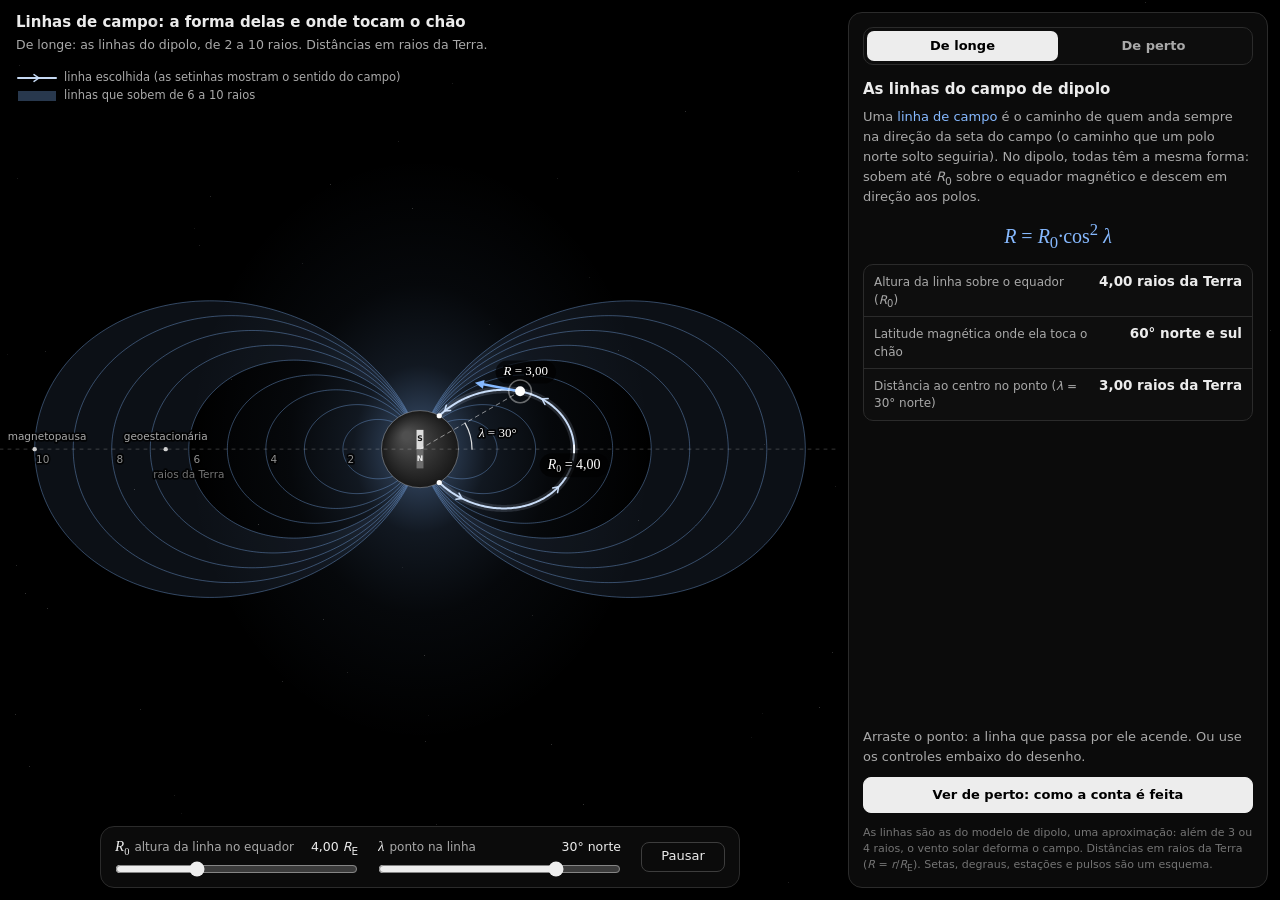
<file: animacoes/geomagnetico-2-linhas-de-campo.html>
<!doctype html>
<!--
  =============================================================================
  geomagnetico-2-linhas-de-campo.html: animação do Mapa de Estudos Sol–Terra.
  Segunda de três sobre o campo geomagnético:
    1. o campo num ponto;  2. as linhas de campo (esta);  3. além do dipolo.

  O que mostra: a forma das linhas do campo de dipolo e onde elas tocam o chão.
    • De longe: as linhas de R₀ = 2 a 10 (figura 5.16 do livro). O ponto pode
      ser arrastado, e a linha que passa por ele acende. A faixa mais clara
      reúne as linhas que sobem de 6 a 10 raios.
    • De perto, em cinco passos (a câmera muda de lugar conforme o passo):
        1 e 2: no ponto escolhido, o pedacinho do caminho e a seta do campo;
        3:     meia linha, do equador até o chão, somando os pedacinhos;
        4 e 5: o chão do hemisfério norte, onde as linhas chegam.

  A física segue a descrição escrita por quem mantém o mapa (equações 5.14 a
  5.17 do livro que ela estuda):
    num pedacinho da linha:   r·dλ / dr = B_λ / B_r
    a inclinação do campo:    B_λ / B_r = cos λ / (−2·sen λ) = −1 / (2·tan λ)
    separando as variáveis:   dr / r = −2·tan λ·dλ
    integrando:               ln r = 2·ln cos λ + constante  →  r = r₀·cos² λ
    em raios da Terra:        R = R₀·cos² λ
    onde toca o chão (R = 1): cos λ_E = 1 / √R₀
  A tabela (1,12; 2; 4; 6,6; 10 raios) e a faixa de 6 a 10 raios, ligada à
  oval auroral e ao índice AE, também vêm da descrição.

  Todos os valores ficam na seção 2 do script.
  Feita no formato de animacoes/magnetopausa.html, seguindo animacoes/CONTRATO.md.
  =============================================================================
-->
<html lang="pt-BR">
<head>
  <meta charset="utf-8">
  <meta name="viewport" content="width=device-width, initial-scale=1">
  <title>Campo geomagnético 2: as linhas de campo</title>
  <style>
    /* Cores: branco e cinzas, mais uma cor com significado: azul = campo magnético da Terra. */
    :root {
      --campo: #86b9ff;
      --texto: #ececec;
      --texto-2: #a9a9a9;
      --texto-3: #747474;
      --borda: #2b2b2b;
      --borda-forte: #3d3d3d;
      --fonte-mat: Cambria, 'Cambria Math', 'STIX Two Text', Georgia, 'Times New Roman', serif;
      --largura-painel: clamp(300px, 34vw, 420px);
    }
    * { box-sizing: border-box; }
    html, body {
      margin: 0;
      width: 100%;
      height: 100%;
      overflow: hidden;
      background: #000;
      color: var(--texto);
      font: 14px/1.45 system-ui, -apple-system, 'Segoe UI', Roboto, Arial, sans-serif;
      -webkit-font-smoothing: antialiased;
    }
    button, input { font: inherit; color: inherit; }
    sub, sup { line-height: 0; }
    [hidden] { display: none !important; }

    /* O desenho ocupa a área inteira. Por cima dele ficam o título, o painel
       de explicação (à direita) e a barra de controles (embaixo do desenho). */
    #tela { position: fixed; inset: 0; width: 100%; height: 100%; display: block; touch-action: none; }

    .topo {
      position: fixed;
      left: 16px;
      top: 12px;
      max-width: calc(100% - var(--largura-painel) - 52px);
      pointer-events: none;
      text-shadow: 0 0 4px #000, 0 0 10px #000, 0 0 16px #000;
    }
    .topo h1 { margin: 0; font-size: 15px; font-weight: 600; }
    .topo p { margin: 2px 0 0; font-size: 12.5px; color: var(--texto-2); }
    .curto { display: none; }          /* versão curta de um texto, para telas estreitas (troca com .longo) */
    .campo { color: var(--campo); }

    /* ---- Painel de explicação ---- */
    #painel {
      position: fixed;
      top: 12px;
      right: 12px;
      bottom: 12px;
      width: var(--largura-painel);
      display: flex;
      flex-direction: column;
      gap: 12px;
      padding: 14px;
      border: 1px solid var(--borda);
      border-radius: 14px;
      background: #0b0b0b;
      overflow: hidden;
    }
    .visoes {
      flex: none;
      display: flex;
      padding: 3px;
      border: 1px solid var(--borda);
      border-radius: 10px;
      background: #0d0d0d;
    }
    .visoes button {
      flex: 1;
      height: 30px;
      padding: 0 10px;
      border: 0;
      border-radius: 7px;
      background: transparent;
      color: var(--texto-2);
      font-size: 13px;
      font-weight: 600;
      white-space: nowrap;
      cursor: pointer;
    }
    .visoes button:hover { color: var(--texto); }
    .visoes button.ativo { background: #ededed; color: #000; }
    .conteudo { flex: 1; min-height: 0; overflow-x: hidden; overflow-y: auto; scrollbar-width: thin; scrollbar-color: #333 transparent; }

    /* Visão de longe: resumo. */
    #resumo h2 { margin: 2px 0 6px; font-size: 15px; font-weight: 600; }
    #resumo p { margin: 0 0 10px; font-size: 13px; line-height: 1.55; color: var(--texto-2); }
    #resumo p b { color: var(--texto); font-weight: 600; }
    .dica { margin: 0 0 10px; font-size: 13px; line-height: 1.55; color: var(--texto-2); }
    .leituras { margin: 0; border: 1px solid var(--borda); border-radius: 10px; background: #0e0e0e; }
    .leituras div { display: flex; align-items: baseline; justify-content: space-between; gap: 12px; padding: 7px 10px; }
    .leituras div + div { border-top: 1px solid var(--borda); }
    .leituras dt { font-size: 12px; color: var(--texto-2); }
    .leituras dd { margin: 0; font-size: 13.5px; font-weight: 600; white-space: nowrap; font-variant-numeric: tabular-nums; }

    /* Visão de perto: os cinco passos da conta. */
    #passos { list-style: none; margin: 0; padding: 0; display: flex; flex-direction: column; gap: 6px; }
    .passo { border: 1px solid var(--borda); border-radius: 10px; background: #0e0e0e; }
    .passo-titulo {
      display: flex;
      align-items: center;
      gap: 9px;
      width: 100%;
      padding: 8px 10px;
      border: 0;
      background: transparent;
      color: var(--texto-2);
      font-size: 13px;
      font-weight: 600;
      text-align: left;
      cursor: pointer;
    }
    .passo-titulo:hover { color: var(--texto); }
    .numero {
      flex: none;
      display: inline-grid;
      place-items: center;
      width: 20px;
      height: 20px;
      border: 1px solid var(--borda-forte);
      border-radius: 50%;
      font-size: 11.5px;
    }
    .passo.ativo { border-color: #5a5a5a; background: #131313; }
    .passo.ativo .passo-titulo { color: #fff; cursor: default; }
    .passo.ativo .numero { background: #ededed; border-color: #ededed; color: #000; }
    .passo-corpo { display: none; padding: 0 12px 12px; }
    .passo.ativo .passo-corpo { display: block; }

    /* Fórmulas: letras em itálico, como num livro. */
    .formula { font-family: var(--fonte-mat); font-size: 19px; line-height: 1.55; white-space: nowrap; }
    .formula.pequena { font-size: 16px; }
    .formula.central { text-align: center; padding: 4px 0 12px; font-size: 20px; }
    .formula small { font-family: system-ui, sans-serif; font-size: 11.5px; color: var(--texto-3); margin-right: 8px; }
    .fr { display: inline-flex; flex-direction: column; align-items: center; vertical-align: middle; margin: 0 0.12em; line-height: 1.15; }
    .fr > span:first-child { padding: 0 0.22em 0.04em; border-bottom: 1px solid currentColor; }
    .fr > span:last-child { padding: 0.04em 0.22em 0; }
    /* Ao abrir um passo, a fórmula "se escreve" da esquerda para a direita;
       logo depois aparecem a conta com os números e o resultado. */
    @keyframes escrever { from { clip-path: inset(0 100% 0 0); } to { clip-path: inset(0 -6px 0 0); } }
    @keyframes surgir { from { opacity: 0; transform: translateY(3px); } to { opacity: 1; transform: none; } }
    .passo.ativo .formula { animation: escrever 0.9s ease-out both; }
    .passo.ativo .conta { animation: surgir 0.4s ease-out 0.6s both; }
    .passo.ativo .valor { animation: surgir 0.4s ease-out 0.85s both; }
    .conta { margin-top: 5px; font-size: 12.5px; color: var(--texto-2); font-variant-numeric: tabular-nums; }
    .valor { margin-top: 2px; font-size: 13px; font-variant-numeric: tabular-nums; }
    .barras + .valor { margin-top: 8px; }
    .conta sup, .valor sup, .legenda sup { font-size: 0.72em; }
    .explicacao { margin: 8px 0 0; font-size: 12.5px; line-height: 1.5; color: var(--texto-2); }
    /* O que é cada letra, com o valor de agora. */
    .legenda { margin: 8px 0 0; display: grid; grid-template-columns: auto minmax(0, 1fr); gap: 3px 9px; font-size: 12px; line-height: 1.45; color: var(--texto-2); }
    .legenda dt { font-family: var(--fonte-mat); font-style: italic; font-size: 14px; line-height: 1.25; color: var(--texto); white-space: nowrap; }
    .legenda dt sub { font-style: normal; }
    .legenda dt.unidade { font-family: inherit; font-style: normal; font-size: 12px; line-height: 1.45; }
    .legenda dd { margin: 0; font-variant-numeric: tabular-nums; }

    /* Barras para comparar valores. */
    .barras { margin-top: 10px; display: grid; gap: 6px; }
    .barra { display: grid; grid-template-columns: 74px 1fr 78px; align-items: center; gap: 8px; font-size: 12px; }
    .barra .trilho { height: 8px; border-radius: 4px; background: #1d1d1d; overflow: hidden; }
    .barra .nivel { display: block; height: 100%; border-radius: 4px; }
    .barra .nivel.campo { background: var(--campo); }
    .barra .num { text-align: right; color: var(--texto); font-variant-numeric: tabular-nums; }

    /* Rodapé do painel: o convite para ver de perto, ou a troca de passo. */
    .rodape, .navegacao { flex: none; }
    .navegacao { display: flex; align-items: center; justify-content: space-between; gap: 8px; }
    .navegacao .botao { padding: 0 8px; gap: 2px; }
    #contador-de-passos { font-size: 12.5px; color: var(--texto-2); white-space: nowrap; }
    .pontos { display: none; gap: 6px; }
    .pontos button {
      width: 24px;
      height: 24px;
      padding: 0;
      border: 1px solid var(--borda-forte);
      border-radius: 50%;
      background: transparent;
      color: var(--texto-2);
      font-size: 11.5px;
      font-weight: 600;
      cursor: pointer;
    }
    .pontos button:hover { color: #fff; border-color: #6a6a6a; }
    .pontos button.ativo { background: #ededed; border-color: #ededed; color: #000; cursor: default; }

    .botao {
      display: inline-flex;
      align-items: center;
      justify-content: center;
      gap: 6px;
      height: 30px;
      padding: 0 12px;
      border: 1px solid var(--borda-forte);
      border-radius: 8px;
      background: transparent;
      color: var(--texto);
      font-size: 13px;
      white-space: nowrap;
      cursor: pointer;
    }
    .botao:hover { background: #1b1b1b; }
    .botao:disabled { opacity: 0.35; cursor: default; background: transparent; }
    .botao svg { flex: none; width: 15px; height: 15px; fill: none; stroke: currentColor; stroke-width: 2; stroke-linecap: round; stroke-linejoin: round; }
    .botao.principal { background: #ededed; border-color: #ededed; color: #000; font-weight: 600; }
    .botao.principal:hover { background: #fff; }
    .botao.principal:disabled { background: #ededed; }
    .botao.largo { width: 100%; height: 36px; }
    .nota { flex: none; margin: 0; font-size: 11px; line-height: 1.45; color: var(--texto-3); }

    /* ---- Controles: uma barra embaixo do desenho, à esquerda do painel ---- */
    .controles {
      position: fixed;
      left: 12px;
      right: calc(var(--largura-painel) + 32px);
      bottom: 12px;
      max-width: 640px;
      margin: 0 auto;
      display: grid;
      grid-template-columns: repeat(2, minmax(0, 1fr)) auto;
      align-items: center;
      gap: 8px 20px;
      padding: 9px 14px 10px;
      border: 1px solid var(--borda);
      border-radius: 14px;
      background: #0b0b0b;
    }
    .controle { display: grid; grid-template-columns: minmax(0, 1fr) auto; align-items: baseline; gap: 3px 8px; font-size: 12.5px; color: var(--texto-2); }
    .controle .nome { white-space: nowrap; overflow: hidden; }
    .controle .nome i { font-family: var(--fonte-mat); font-size: 15px; color: var(--texto); margin-right: 5px; }
    .controle .nome small { font-size: 12px; }
    .controle output { text-align: right; color: var(--texto); font-variant-numeric: tabular-nums; white-space: nowrap; }
    .controle input { grid-column: 1 / -1; }
    input[type="range"] { width: 100%; min-width: 0; height: 16px; margin: 0; accent-color: #ededed; cursor: pointer; }
    .botoes { display: flex; gap: 8px; }
    #bt-pausar { min-width: 84px; }

    /* Só uma das duas partes do conteúdo aparece de cada vez. */
    body:not(.perto) .so-perto { display: none !important; }
    body.perto .so-longe { display: none !important; }

    /* Próprio desta animação. */
    .passo-corpo .conta + .formula { margin-top: 6px; }
    .passo-corpo .formula + .valor { margin-top: 0; }
    .controle .nome i sub { font-style: normal; font-size: 0.7em; }
    .legenda dt.unidade.campo { color: var(--campo); }
    /* A tabela do passo 4: cada linha é um botão que escolhe a linha de campo. */
    .tabela { margin: 8px 0 0; display: grid; gap: 1px; font-size: 12px; }
    .tabela .cabecalho { display: flex; justify-content: space-between; gap: 8px; padding: 0 8px 2px; font-size: 11px; color: var(--texto-3); }
    .tabela button {
      display: flex;
      align-items: baseline;
      justify-content: space-between;
      gap: 8px;
      width: 100%;
      padding: 2px 8px;
      border: 1px solid transparent;
      border-radius: 6px;
      background: transparent;
      color: var(--texto-2);
      font-size: 12px;
      font-variant-numeric: tabular-nums;
      text-align: left;
      cursor: pointer;
    }
    .tabela button:hover { background: #1b1b1b; color: var(--texto); }
    .tabela button.ativo { border-color: #5a5a5a; background: #1a1a1a; color: #fff; }
    .tabela button small { margin-left: 6px; font-size: 11px; color: var(--texto-3); }
    .tabela button b { font-weight: 600; color: var(--texto); }
    @media (max-width: 760px), (max-height: 380px) {
      .tabela { display: none; }
    }

    /* ---- Janelas baixas: só o passo aberto aparece, com os números 1 a 5 para trocar ---- */
    @media (max-height: 700px) {
      .passo:not(.ativo) { display: none; }
      .pontos { display: flex; }
      #contador-de-passos { display: none; }
    }
    @media (max-height: 540px) {
      .dica { display: none; }
    }
    @media (max-height: 520px) {
      .nota { display: none; }
    }
    @media (max-height: 460px) {
      #painel { top: 8px; bottom: 8px; padding: 12px; gap: 10px; }
      .controles { bottom: 8px; }
    }
    /* ---- Janelas mais estreitas: a barra de controles e o painel encolhem ---- */
    @media (max-width: 1180px) {
      .controle .nome small { display: none; }
    }
    @media (max-width: 1060px) {
      .navegacao .rotulo { display: none; }
      .navegacao .botao { width: 34px; padding: 0; }
    }
    @media (max-width: 1000px) and (max-height: 700px) {
      .dica { display: none; }
    }
    @media (max-width: 1000px) and (max-height: 640px) {
      .nota { display: none; }
    }
    @media (max-width: 920px) {
      .controles { gap: 8px 14px; }
      #bt-pausar { min-width: 76px; }
    }
    @media (max-width: 860px) {
      .longo { display: none; }
      .curto { display: inline; }
    }

    /* ---- Telas estreitas (ou muito baixas): tudo num painel compacto, embaixo ---- */
    @media (max-width: 760px), (max-height: 380px) {
      :root { --largura-painel: 0px; }
      .topo { left: 12px; top: 8px; max-width: calc(100% - 24px); }
      .topo h1 { font-size: 13px; }
      .topo p { font-size: 11.5px; }
      #painel {
        top: auto;
        left: 8px;
        right: 8px;
        bottom: 8px;
        width: auto;
        max-height: 62%;
        display: grid;
        grid-template-columns: minmax(0, 1fr) auto;
        grid-template-rows: auto minmax(0, 1fr) auto;
        gap: 8px;
        padding: 10px;
        border-radius: 12px;
      }
      .visoes { grid-column: 1; grid-row: 1; }
      body:not(.perto) .visoes { grid-column: 1 / -1; }
      .navegacao { grid-column: 2; grid-row: 1; }
      .navegacao .botao { width: 32px; padding: 0; }
      .navegacao .rotulo, .pontos, #contador-de-passos { display: none; }
      .conteudo { grid-column: 1 / -1; grid-row: 2; }
      .controles {
        position: static;
        grid-column: 1 / -1;
        grid-row: 3;
        max-width: none;
        margin: 0;
        padding: 0;
        border: 0;
        border-radius: 0;
        background: transparent;
        gap: 8px 10px;
        align-items: end;
      }
      .passo:not(.ativo) { display: none; }
      .passo, .passo.ativo { border: 0; background: transparent; }
      .passo-titulo { padding: 0 0 2px; }
      .passo-corpo { padding: 0; }
      .numero { display: none; }
      .formula { font-size: 16px; }
      .formula.central { padding: 0 0 6px; font-size: 16px; text-align: left; }
      .explicacao, .legenda, .conta, .barras, .nota, .rodape, #resumo h2, #resumo p { display: none; }
      .valor, .barras + .valor { margin-top: 2px; }
      .leituras { margin: 0; }
      .leituras div { padding: 5px 8px; }
      .leituras dd { font-size: 12.5px; }
      .controle { font-size: 11.5px; gap: 0 4px; }
      .controle .nome small { display: none; }
      #bt-pausar { min-width: 0; }
    }
    @media (max-height: 420px) and (max-width: 760px), (max-height: 380px) {
      .topo p, .passo-titulo, .formula.central, .leituras div:first-child { display: none; }
      .leituras div:nth-child(2) { border-top: 0; }
      .valor { font-size: 12px; }
    }
    @media (max-width: 420px) {
      .passo .formula small { display: none; }
      .formula { font-size: 14.5px; }
    }
    @media (prefers-reduced-motion: reduce) {
      .passo.ativo .formula, .passo.ativo .conta, .passo.ativo .valor { animation: none; }
    }
  </style>
</head>
<body>
  <canvas id="tela"></canvas>

  <div class="topo">
    <h1>Linhas de campo<span class="longo" data-texto="titulo-complemento">: a forma delas e onde tocam o chão</span></h1>
    <p id="subtitulo"></p>
  </div>

  <aside id="painel" aria-label="Explicação e controles">
    <div class="visoes" role="group" aria-label="Visão">
      <button id="bt-longe" type="button" class="ativo" aria-pressed="true">De longe</button>
      <button id="bt-perto" type="button" aria-pressed="false">De perto</button>
    </div>

    <div class="conteudo">
      <!-- Visão de longe -->
      <section id="resumo" class="so-longe">
        <h2 data-texto="resumo-titulo">As linhas do campo de dipolo</h2>
        <p data-texto="resumo-texto">Uma <span class="campo">linha de campo</span> é o caminho de quem anda sempre na direção da seta do
          campo (o caminho que um polo norte solto seguiria). No dipolo, todas têm a mesma forma: sobem até
          <i>R</i><sub>0</sub> sobre o equador magnético e descem em direção aos polos.</p>
        <div class="formula central campo"><i>R</i> = <i>R</i><sub>0</sub>·cos<sup>2</sup> <i>λ</i></div>
        <dl class="leituras">
          <div><dt data-texto="leitura-l-r0"><span class="longo">Altura da linha sobre o equador (<i>R</i><sub>0</sub>)</span><span class="curto"><i>R</i><sub>0</sub>: altura no equador</span></dt><dd id="l-r0"></dd></div>
          <div><dt data-texto="leitura-l-chao"><span class="longo">Latitude magnética onde ela toca o chão</span><span class="curto">Toca o chão em</span></dt><dd id="l-chao"></dd></div>
          <div><dt id="l-ponto-nome"></dt><dd id="l-ponto"></dd></div>
        </dl>
      </section>

      <!-- Visão de perto: a conta em cinco passos. Em cada um: a fórmula, a conta
           com os números de agora, o resultado e a explicação. -->
      <ol id="passos" class="so-perto">
        <li class="passo" data-passo="0">
          <button class="passo-titulo" type="button"><span class="numero">1</span><span data-texto="passo-1-titulo">Um pedacinho da linha</span></button>
          <div class="passo-corpo">
            <div class="formula"><span class="fr"><span><i>r</i>·d<i>λ</i></span><span>d<i>r</i></span></span> =
              <span class="campo"><span class="fr"><span><i>B</i><sub>λ</sub></span><span><i>B</i><sub>r</sub></span></span></span></div>
            <div class="conta" id="conta-0"></div>
            <div class="valor" id="valor-0"></div>
            <p class="explicacao" data-texto="passo-1-explicacao">Num pedacinho da linha, você se afasta d<i>r</i> na direção radial e anda
              <i>r</i>·d<i>λ</i> na horizontal (um arco: ângulo × raio). Como a linha segue a seta, a inclinação do
              caminho, horizontal ÷ radial, tem de ser igual à do campo.</p>
            <dl class="legenda">
              <dt class="unidade">branco</dt><dd data-texto="passo-1-legenda">o pedacinho do caminho</dd>
              <dt class="unidade campo">azul</dt><dd data-texto="passo-1-legenda-2">a seta do campo e as duas partes dela</dd>
            </dl>
          </div>
        </li>
        <li class="passo" data-passo="1">
          <button class="passo-titulo" type="button"><span class="numero">2</span><span data-texto="passo-2-titulo">A inclinação do campo</span></button>
          <div class="passo-corpo">
            <div class="formula pequena campo"><span class="fr"><span><i>B</i><sub>λ</sub></span><span><i>B</i><sub>r</sub></span></span> =
              <span class="fr"><span>cos <i>λ</i></span><span>−2·sen <i>λ</i></span></span> =
              −<span class="fr"><span>1</span><span>2·tan <i>λ</i></span></span></div>
            <div class="conta" id="conta-1"></div>
            <div class="formula pequena"><span class="fr"><span>d<i>r</i></span><span><i>r</i></span></span> = −2·tan <i>λ</i>·d<i>λ</i></div>
            <div class="valor" id="valor-1"></div>
            <p class="explicacao" data-texto="passo-2-explicacao">Substituindo as duas partes do campo, os <i>M</i>/<i>r</i><sup>3</sup> se cancelam:
              a inclinação da seta só depende da latitude, não da distância (no desenho, as setas são paralelas).
              Juntando com o passo 1 e separando as variáveis, fica <i>r</i> de um lado e <i>λ</i> do outro.</p>
          </div>
        </li>
        <li class="passo" data-passo="2">
          <button class="passo-titulo" type="button"><span class="numero">3</span><span data-texto="passo-3-titulo">Somando os pedacinhos</span></button>
          <div class="passo-corpo">
            <div class="formula pequena campo">ln <i>r</i> = 2·ln cos <i>λ</i> + constante<br>
              <i>r</i> = <i>r</i><sub>0</sub>·cos<sup>2</sup> <i>λ</i></div>
            <div class="conta" id="conta-2"></div>
            <div class="valor" id="valor-2"></div>
            <p class="explicacao" data-texto="passo-3-explicacao">Integrando os dois lados (a integral de tan <i>λ</i> é −ln cos <i>λ</i>) e tirando o
              logaritmo. No equador (<i>λ</i> = 0), cos 0 = 1 e <i>r</i> = <i>r</i><sub>0</sub>: cada valor de
              <i>r</i><sub>0</sub> define uma linha diferente. No desenho, cada degrau é um pedacinho de 5°.</p>
            <dl class="legenda">
              <dt>r<sub>0</sub></dt><dd id="leg-r0"></dd>
            </dl>
          </div>
        </li>
        <li class="passo" data-passo="3">
          <button class="passo-titulo" type="button"><span class="numero">4</span><span data-texto="passo-4-titulo">Onde a linha toca o chão</span></button>
          <div class="passo-corpo">
            <div class="formula pequena campo">cos <i>λ</i><sub>E</sub> = <span class="fr"><span>1</span><span>√<i>R</i><sub>0</sub></span></span></div>
            <div class="conta" id="conta-3"></div>
            <div class="valor" id="valor-3"></div>
            <div class="tabela" id="tabela" role="group" aria-label="Linhas de exemplo"></div>
            <p class="explicacao" data-texto="passo-4-explicacao">Em raios da Terra (<i>R</i> = <i>r</i>/<i>R</i><sub>E</sub>), a linha é
              <i>R</i> = <i>R</i><sub>0</sub>·cos<sup>2</sup> <i>λ</i>. No chão, <i>R</i> = 1. Quanto maior
              <i>R</i><sub>0</sub>, mais perto do polo a linha toca o chão.</p>
          </div>
        </li>
        <li class="passo" data-passo="4">
          <button class="passo-titulo" type="button"><span class="numero">5</span><span data-texto="passo-5-titulo">De 6 a 10 raios: a oval auroral</span></button>
          <div class="passo-corpo">
            <div class="formula pequena campo" id="formula-4"></div>
            <div class="valor" id="valor-4"></div>
            <p class="explicacao" data-texto="passo-5-explicacao">Tudo o que acontece entre 6 e 10 raios da Terra (corrente de anel externa, plasma
              sheet, borda da magnetosfera) está ligado ao solo nessa faixa de latitude magnética. É ali que fica a
              oval auroral, e é ali que ficam os magnetômetros que compõem o índice AE: as linhas de campo levam a
              informação lá de cima até essas estações. É por isso que o AE "enxerga" as subtempestades da
              cauda.</p>
          </div>
        </li>
      </ol>
    </div>

    <div class="rodape so-longe">
      <p class="dica" data-texto="dica">Arraste o ponto: a linha que passa por ele acende. Ou use os controles embaixo do desenho.</p>
      <button id="bt-ver-de-perto" type="button" class="botao principal largo" data-texto="botao-ver-de-perto">Ver de perto: como a conta é feita</button>
    </div>
    <div class="navegacao so-perto">
      <button id="bt-anterior" type="button" class="botao" title="Passo anterior" aria-label="Passo anterior">
        <svg viewBox="0 0 24 24" aria-hidden="true"><path d="m15 5-7 7 7 7"/></svg><span class="rotulo">Anterior</span></button>
      <span id="contador-de-passos"></span>
      <div class="pontos" role="group" aria-label="Ir para o passo">
        <button type="button" data-passo="0" title="Passo 1: um pedacinho da linha">1</button>
        <button type="button" data-passo="1" title="Passo 2: a inclinação do campo">2</button>
        <button type="button" data-passo="2" title="Passo 3: somando os pedacinhos">3</button>
        <button type="button" data-passo="3" title="Passo 4: onde a linha toca o chão">4</button>
        <button type="button" data-passo="4" title="Passo 5: de 6 a 10 raios, a oval auroral">5</button>
      </div>
      <button id="bt-proximo" type="button" class="botao principal" title="Próximo passo" aria-label="Próximo passo">
        <span class="rotulo">Próximo</span><svg viewBox="0 0 24 24" aria-hidden="true"><path d="m9 5 7 7-7 7"/></svg></button>
    </div>

    <!-- Os controles ficam numa barra embaixo do desenho (em telas estreitas, dentro do painel). -->
    <div class="controles" role="group" aria-label="Controles">
      <label class="controle"><span class="nome" data-texto="controle-c-r0"><i>R<sub>0</sub></i><small>altura da linha no equador</small></span><output id="o-r0"></output>
        <input id="c-r0" type="range" min="1.1" max="10" step="0.05" value="4"></label>
      <label class="controle"><span class="nome" data-texto="controle-c-lat"><i>λ</i><small>ponto na linha</small></span><output id="o-lat"></output>
        <input id="c-lat" type="range" min="-60" max="60" step="1" value="30"></label>
      <div class="botoes">
        <button id="bt-pausar" type="button" class="botao">Pausar</button>
      </div>
    </div>

    <p class="nota" id="nota"></p>
  </aside>

  <script type="application/json" id="textos-editados">
{
  "versao": 1,
  "painel": {},
  "gerados": {},
  "desenho": {}
}
</script>
  <script>
    'use strict';

    // -------------------------------------------------------------------------
    // 1. Esc fecha a janela do mapa (trecho obrigatório do contrato).
    // -------------------------------------------------------------------------
    window.addEventListener('keydown', (evento) => {
      if (evento.key === 'Escape') window.parent.postMessage({ tipo: 'fechar-animacao' }, '*');
    });

    // -------------------------------------------------------------------------
    // Textos editáveis (veja animacoes/CONTRATO.md, "Textos editáveis").
    //   No app, o botão "Editar textos" da janela da animação troca: os textos fixos do painel (marcados com
    //   data-texto), os textos do painel montados por este script (H_`…`) e os textos do desenho (T_`…`).
    //   As trocas ficam no bloco JSON "textos-editados", perto do fim do HTML; o texto original continua aqui no
    //   código. Dentro de T_`…` e H_`…`, cada ${…} vira um marcador {0}, {1}…: é onde entram os números.
    //   (T_ e H_ têm o traço para não colidir com variáveis da animação, como T de temperatura.)
    // -------------------------------------------------------------------------
    const TEXTOS_EDITADOS = (() => {
      const ler = (json) => {
        try {
          const d = JSON.parse(json);
          return { painel: d.painel || {}, gerados: d.gerados || {}, desenho: d.desenho || {} };
        } catch {
          return null;
        }
      };
      // A prévia que o app manda no endereço (depois do #) vale mais que os textos gravados no arquivo.
      const previa = new URLSearchParams(location.hash.slice(1)).get('textos');
      const bloco = document.getElementById('textos-editados');
      return (previa && ler(previa)) || (bloco && ler(bloco.textContent)) || { painel: {}, gerados: {}, desenho: {} };
    })();
    const ENFEITES_PERMITIDOS = { B: 'b', STRONG: 'b', I: 'i', EM: 'i', SUP: 'sup', SUB: 'sub', SMALL: 'small', BR: 'br', SPAN: 'span' };
    /** Deixa só os enfeites permitidos: negrito, itálico, sobrescrito, subscrito, letra menor, quebra de linha e
     *  trechos (span), com a classe e nenhum outro atributo. */
    function textoSeguro(html) {
      const modelo = document.createElement('template');
      modelo.innerHTML = String(html);
      const copiar = (origem, destino) => {
        for (const no of origem.childNodes) {
          if (no.nodeType === Node.TEXT_NODE) destino.append(no.nodeValue);
          else if (no.nodeType === Node.ELEMENT_NODE && no.tagName !== 'SCRIPT' && no.tagName !== 'STYLE') {
            const nome = ENFEITES_PERMITIDOS[no.tagName];
            if (!nome) {
              copiar(no, destino);
              continue;
            }
            const novo = document.createElement(nome);
            const classe = no.getAttribute('class');
            if (/^[a-z][a-z0-9-]*( [a-z][a-z0-9-]*)*$/.test(classe || '')) novo.className = classe;     // longo, curto, cores…
            copiar(no, novo);
            destino.append(novo);
          }
        }
      };
      const saida = document.createElement('div');
      copiar(modelo.content, saida);
      return saida.innerHTML;
    }
    /** A chave de um texto do código: o próprio texto, com {0}, {1}… no lugar de cada ${…}. */
    const chaveDoTexto = (partes) => partes.reduce((chave, parte, i) => chave + (i ? `{${i - 1}}` : '') + parte, '');
    const encaixarValores = (modelo, valores) => modelo.replace(/\{(\d+)\}/g, (marca, n) => (Number(n) < valores.length ? String(valores[n]) : marca));
    const textosVistos = new Map();       // texto do desenho → quando apareceu (o app pergunta o que está na tela)
    /** Um texto do desenho (simples, sem enfeites). */
    function T_(partes, ...valores) {
      const chave = chaveDoTexto(partes);
      textosVistos.set(chave, performance.now());
      const trocado = TEXTOS_EDITADOS.desenho[chave];
      return encaixarValores(typeof trocado === 'string' ? trocado : chave, valores);
    }
    /** Um texto do painel montado por este script (pode ter negrito, itálico, sobrescrito…). */
    function H_(partes, ...valores) {
      const chave = chaveDoTexto(partes);
      const trocado = TEXTOS_EDITADOS.gerados[chave];
      return encaixarValores(typeof trocado === 'string' ? textoSeguro(trocado) : chave, valores);
    }
    // Os textos fixos do painel (marcados com data-texto) recebem as trocas assim que a página abre.
    for (const elemento of document.querySelectorAll('[data-texto]')) {
      const trocado = TEXTOS_EDITADOS.painel[elemento.dataset.texto];
      if (typeof trocado === 'string') elemento.innerHTML = textoSeguro(trocado);
    }
    /** Conta ao app onde a animação está (para a prévia dos textos voltar ao mesmo lugar). */
    function avisarOndeEsta() {
      const lugar = typeof estado === 'object' && estado ? estado : {};     // estado.perto, .passo e .parte, se houver
      window.parent.postMessage({ tipo: 'animacao-esta-em', perto: Boolean(lugar.perto), passo: Number(lugar.passo) || 0,
        parte: Number(lugar.parte) || 0 }, '*');
    }
    /** Numa prévia, volta à vista, ao passo e à parte de antes (vêm no endereço, depois do #). Fica no fim do script. */
    function voltarAoLugarDaPrevia() {
      const dados = new URLSearchParams(location.hash.slice(1));
      if (dados.get('perto') === '1' && typeof mostrarVisao === 'function') {
        mostrarVisao(true);
        if (typeof mostrarPasso === 'function') mostrarPasso(Number(dados.get('passo')) || 0);
        if (typeof mostrarParte === 'function') mostrarParte(Number(dados.get('parte')) || 0);
      }
      avisarOndeEsta();
    }
    // O app pode perguntar quais textos do desenho estão na tela agora (os usados no último segundo).
    window.addEventListener('message', (evento) => {
      if (evento.source !== window.parent || evento.data?.tipo !== 'quais-textos-na-tela') return;
      const agora = performance.now();
      const chaves = [...textosVistos].filter(([, quando]) => agora - quando < 1000).map(([chave]) => chave);
      window.parent.postMessage({ tipo: 'textos-na-tela', chaves }, '*');
    });

    // -------------------------------------------------------------------------
    // 2. Valores e contas. Tudo o que é física está aqui.
    //    As distâncias são em raios da Terra (R = r/R_E) e os ângulos, em radianos.
    // -------------------------------------------------------------------------
    const CAMPO_NO_EQUADOR = 31000;                         // nT: 0,31 gauss, o campo no equador, na superfície (eq. 5.15)
    const R0_MINIMO = 1.1, R0_MAXIMO = 10;                  // as linhas que dá para escolher
    const LINHAS_DA_FIGURA = [2, 3, 4, 5, 6, 7, 8, 9, 10];  // as da figura 5.16
    const FAIXA = { de: 6, ate: 10 };                       // linhas ligadas à oval auroral e ao índice AE
    const TABELA = [                                        // as linhas de exemplo da descrição
      { R0: 1.12, nome: '' },
      { R0: 2, nome: '' },
      { R0: 4, nome: '' },
      { R0: 6.6, nome: T_`geoestacionária` },
      { R0: 10, nome: T_`magnetopausa` },
    ];
    const PEDACINHO = 5;                                    // graus de latitude em cada degrau do passo 3
    const COMECO = { R0: 4, graus: 30 };                    // a linha e o ponto ao abrir a animação

    const emRadianos = (graus) => (graus * Math.PI) / 180;
    const emGraus = (radianos) => (radianos * 180) / Math.PI;
    /** A linha de campo: distância ao centro, na latitude magnética "lat", da linha que sobe até R0 (R = R₀·cos² λ). */
    const distanciaNaLinha = (R0, lat) => R0 * Math.cos(lat) ** 2;
    /** Latitude magnética em que a linha toca o chão (R = 1): cos λ_E = 1/√R₀. */
    const latitudeNoChao = (R0) => Math.acos(1 / Math.sqrt(R0));
    /** As duas partes do campo no ponto (R, λ), em nT: radial (negativa = para dentro da Terra) e horizontal (para o norte). */
    function campoEm(R, lat) {
      const base = CAMPO_NO_EQUADOR / R ** 3;               // M/r³
      return { Br: -2 * base * Math.sin(lat), Bl: base * Math.cos(lat) };
    }
    /** A inclinação do campo: B_λ/B_r = −1/(2·tan λ). Só depende da latitude. */
    const inclinacaoDoCampo = (lat) => -1 / (2 * Math.tan(lat));
    /** Quanto a distância muda, em fração dela mesma, ao andar dλ para o norte: dr/r = −2·tan λ·dλ. */
    const mudancaDaDistancia = (lat, dLat) => -2 * Math.tan(lat) * dLat;

    // -------------------------------------------------------------------------
    // 3. Estado da animação.
    // -------------------------------------------------------------------------
    const entre = (a, b, t) => a + (b - a) * t;
    const limitar = (v, min, max) => Math.min(max, Math.max(min, v));
    const suave = (t) => (t <= 0 ? 0 : t >= 1 ? 1 : t * t * (3 - 2 * t));

    // Cada "cena" é um conjunto de rótulos; várias cenas podem usar a mesma câmera.
    const CENAS = ['longe', 'p1', 'p2', 'p3', 'p4', 'p5'];
    const CAMERA_DA_CENA = { longe: 'longe', p1: 'ponto', p2: 'ponto', p3: 'linha', p4: 'chao', p5: 'chao' };
    const DURACAO_DA_VIAGEM = 1.25;         // segundos que a câmera leva de um lugar a outro

    const estado = {
      R0: COMECO.R0, graus: COMECO.graus,   // a linha escolhida (altura sobre o equador) e o ponto nela (latitude, em graus)
      lado: 1,                              // de que lado da Terra o ponto está no desenho (1 = direita, −1 = esquerda)
      perto: false, passo: 0,               // visão escolhida e passo aberto
      cena: 'longe',                        // a cena que está (ou vai ficar) na tela
      viagem: 1, partida: null,             // andamento da viagem da câmera (0 a 1) e de onde ela saiu
      tempo: 0, tempoDoPasso: 0, pausado: false,
    };
    const forcaDaCena = { longe: 1, p1: 0, p2: 0, p3: 0, p4: 0, p5: 0 };     // quanto os rótulos de cada cena aparecem (0 a 1)

    const latitude = () => emRadianos(estado.graus);
    /** A maior latitude (em graus inteiros) que o ponto alcança na linha: logo acima do chão. */
    const maiorLatitude = (R0) => Math.floor(emGraus(latitudeNoChao(R0)) + 1e-9);
    /** O ângulo em volta da Terra do lugar de latitude "lat", do lado do ponto. */
    const anguloDe = (lat) => (estado.lado > 0 ? lat : Math.PI - lat);
    /** Lugar no desenho: a Terra fica em (0, 0), o eixo do ímã é vertical e o norte fica em cima. */
    const lugar = (r, lat) => ({ X: estado.lado * r * Math.cos(lat), Y: r * Math.sin(lat) });
    /** O ponto escolhido. */
    function ponto() {
      const lat = latitude(), R = distanciaNaLinha(estado.R0, lat);
      return { ...lugar(R, lat), R, lat, fi: anguloDe(lat) };
    }

    // -------------------------------------------------------------------------
    // 4. Tela, tamanho e câmeras.
    // -------------------------------------------------------------------------
    const tela = document.getElementById('tela');
    const ctx = tela.getContext('2d');
    const painel = document.getElementById('painel');
    const controles = document.querySelector('.controles');
    let largura = 0, altura = 0;
    // A área livre para o desenho: o que o painel e a barra de controles não cobrem.
    // "fundo" é até onde o desenho aparece (ele continua por trás da barra de controles);
    // "barra" diz onde a barra de controles começa e termina, quando ela fica embaixo do desenho.
    let cena = { x: 0, y: 0, w: 100, h: 100, fundo: 100, barra: null };
    let ESPACO_DO_TITULO = 46;                   // altura ocupada pelo título, medida em medirCena()

    function ajustarTamanho() {
      const escala = window.devicePixelRatio || 1;
      largura = window.innerWidth;
      altura = window.innerHeight;
      tela.width = Math.round(largura * escala);
      tela.height = Math.round(altura * escala);
      ctx.setTransform(escala, 0, 0, escala, 0, 0);
      medirCena();
      desenhar();
    }
    function medirCena() {
      ESPACO_DO_TITULO = Math.round(document.querySelector('.topo').getBoundingClientRect().bottom) + 4;
      const p = painel.getBoundingClientRect();
      if (p.left > largura * 0.3) {
        // Painel ao lado: a barra de controles fica embaixo do desenho.
        const barra = controles.getBoundingClientRect();
        const temBarra = barra.height > 0 && barra.top > altura * 0.4;
        cena = { x: 0, y: 0, w: Math.max(120, p.left - 8), h: Math.max(90, temBarra ? barra.top - 6 : altura), fundo: altura,
          barra: temBarra ? { esquerda: barra.left, direita: barra.right } : null };
      } else {
        // Painel embaixo (telas estreitas): os controles ficam dentro dele.
        const h = Math.max(90, p.top - 4);
        cena = { x: 0, y: 0, w: largura, h, fundo: h, barra: null };
      }
    }
    window.addEventListener('resize', ajustarTamanho);
    const aoMudarDeTamanho = new ResizeObserver(() => { medirCena(); });
    aoMudarDeTamanho.observe(painel);
    aoMudarDeTamanho.observe(controles);

    const LATITUDE_DO_CHAO = emRadianos(55);     // passos 4 e 5: a latitude que fica no alto da "colina"
    const MEIA_VISTA = emRadianos(44);           // quanto de chão aparece para cada lado dela

    /**
     * Onde cada câmera fica: o lugar (PX, PY) do desenho cai em (cx, cy) da tela, com escala S (pixels por
     * raio da Terra) e o desenho girado de "a".
     *   longe: a Terra no meio, com as linhas até 10 raios;
     *   ponto: no ponto escolhido, com "para fora da Terra" para cima. A escala é dividida por R₀, e por
     *          isso a linha escolhida aparece sempre do mesmo tamanho (todas as linhas têm a mesma forma);
     *   linha: meia linha, do equador ao chão, com o norte para cima;
     *   chao:  o chão do hemisfério norte, do lado do ponto, visto como um horizonte.
     */
    function cameraDe(tipo) {
      const alturaLivre = cena.h - ESPACO_DO_TITULO;
      const meioX = cena.x + cena.w / 2, meioY = cena.y + ESPACO_DO_TITULO + alturaLivre / 2;
      if (tipo === 'ponto') {
        const P = ponto();
        const K = Math.max(60, Math.min(cena.w * 0.73, alturaLivre * 1.53));
        return { S: K / estado.R0, a: Math.PI / 2 - P.fi, cx: meioX, cy: meioY, PX: P.X, PY: P.Y };
      }
      if (tipo === 'linha') {
        const hemisferio = estado.graus < 0 ? -1 : 1;
        const K = Math.max(60, Math.min(cena.w - 90, (alturaLivre - (alturaLivre >= 170 ? 84 : 24)) / 0.385));
        return { S: K / estado.R0, a: 0, cx: meioX, cy: meioY - hemisferio * 8,
          PX: estado.lado * 0.5 * estado.R0, PY: hemisferio * 0.1925 * estado.R0 };
      }
      if (tipo === 'chao') {
        const fi = anguloDe(LATITUDE_DO_CHAO);
        // O chão ocupa a largura toda; em telas baixas ele encolhe, para sobrar céu em cima.
        const S = Math.max(40, Math.min((cena.w - 60) / (2 * Math.sin(MEIA_VISTA)), (0.5 * alturaLivre - 10) / (1 - Math.cos(MEIA_VISTA))));
        const queda = (angulo) => S * (1 - Math.cos(angulo));       // quanto o chão desce a esse ângulo do alto
        // O chão não pode ficar atrás da barra de controles: o alto da "colina" sobe até tudo caber.
        let topo = cena.fundo - 10 - queda(MEIA_VISTA);
        if (cena.barra) {
          const alcance = Math.max(Math.abs(cena.barra.esquerda - meioX), Math.abs(cena.barra.direita - meioX));
          topo = Math.min(topo, cena.h - 30 - queda(Math.asin(Math.min(Math.sin(MEIA_VISTA), alcance / S))));
        }
        return { S, a: Math.PI / 2 - fi, cx: meioX, cy: topo, PX: Math.cos(fi), PY: Math.sin(fi) };
      }
      const S = Math.max(4, Math.min(cena.w / 21.8, (alturaLivre - 34) / 8.2));
      return { S, a: 0, cx: meioX, cy: meioY + 10, PX: 0, PY: 0 };
    }

    // A projeção do quadro atual. Durante uma viagem, ela vai de onde a câmera estava até a câmera da cena.
    let projecao = { S: 1, a: 0, cos: 1, sin: 0, cx: 0, cy: 0, PX: 0, PY: 0 };
    function atualizarProjecao() {
      let c = cameraDe(CAMERA_DA_CENA[estado.cena]);
      if (estado.viagem < 1 && estado.partida) {
        const e = suave(estado.viagem), de = estado.partida;
        c = { S: de.S * Math.pow(c.S / de.S, e), a: entre(de.a, c.a, e), cx: entre(de.cx, c.cx, e), cy: entre(de.cy, c.cy, e),
          PX: entre(de.PX, c.PX, e), PY: entre(de.PY, c.PY, e) };
      }
      projecao = { ...c, cos: Math.cos(c.a), sin: Math.sin(c.a) };
    }
    const telaX = (X, Y) => projecao.cx + projecao.S * ((X - projecao.PX) * projecao.cos - (Y - projecao.PY) * projecao.sin);
    const telaY = (X, Y) => projecao.cy - projecao.S * ((X - projecao.PX) * projecao.sin + (Y - projecao.PY) * projecao.cos);
    /** Faz a câmera viajar de onde está até o lugar que a cena pede. */
    function iniciarViagem() {
      estado.partida = { ...projecao };
      estado.viagem = 0;
    }
    /** Escolhe a cena pela visão e pelo passo; se a câmera muda de lugar, começa a viagem. */
    function atualizarCena() {
      const nova = estado.perto ? `p${estado.passo + 1}` : 'longe';
      if (nova === estado.cena) return;
      if (CAMERA_DA_CENA[nova] !== CAMERA_DA_CENA[estado.cena]) iniciarViagem();
      estado.cena = nova;
      estado.tempoDoPasso = 0;
    }
    /** As direções "para fora da Terra" e "para o norte", na tela, no lugar de ângulo "fi" em volta da Terra. */
    function direcoesEm(fi) {
      const c = Math.cos(fi + projecao.a), s = Math.sin(fi + projecao.a);
      return { fora: { x: c, y: -s }, norte: { x: -estado.lado * s, y: -estado.lado * c } };
    }
    /** O ponto (da tela) está na área livre do desenho? */
    function dentroDaCena(p, margem = 0) {
      return p.x >= cena.x + margem && p.x <= cena.x + cena.w - margem && p.y >= cena.y + ESPACO_DO_TITULO + margem && p.y <= cena.y + cena.h - margem;
    }

    // -------------------------------------------------------------------------
    // 5. Ferramentas de desenho.
    // -------------------------------------------------------------------------
    const FONTE = "system-ui, -apple-system, 'Segoe UI', Roboto, Arial, sans-serif";
    const FONTE_MAT = "Cambria, 'Cambria Math', 'STIX Two Text', Georgia, 'Times New Roman', serif";
    const COR_CAMPO = '134, 185, 255';
    const COR_DESTAQUE = '208, 228, 255';        // a linha escolhida: o mesmo azul, mais claro
    const AZUL = `rgb(${COR_CAMPO})`;

    /** Fundo escuro arredondado atrás de um rótulo, para ele não se misturar com o que passa por trás. */
    function desenharPlaca(x, y, larguraDoTexto, tamanho, alinhar) {
      const w = larguraDoTexto + 16, h = tamanho + 10;
      const esquerda = alinhar === 'center' ? x - w / 2 : alinhar === 'right' ? x - w + 8 : x - 8;
      ctx.fillStyle = 'rgba(0, 0, 0, 0.66)';
      ctx.beginPath();
      if (ctx.roundRect) ctx.roundRect(esquerda, y - h / 2, w, h, h / 2); else ctx.rect(esquerda, y - h / 2, w, h);
      ctx.fill();
    }
    /** Texto com contorno preto, legível por cima do desenho. Com "placa", ganha também um fundo escuro. */
    function escrever(texto, x, y, { tamanho = 12, cor = '#ececec', alinhar = 'left', peso = 500, placa = false } = {}) {
      ctx.font = `${peso} ${tamanho}px ${FONTE}`;
      if (placa) desenharPlaca(x, y, ctx.measureText(texto).width, tamanho, alinhar);
      ctx.textAlign = alinhar;
      ctx.textBaseline = 'middle';
      ctx.lineJoin = 'round';
      ctx.lineWidth = 3.5;
      ctx.strokeStyle = 'rgba(0, 0, 0, 0.8)';
      ctx.strokeText(texto, x, y);
      ctx.fillStyle = cor;
      ctx.fillText(texto, x, y);
    }
    /** Largura de um texto comum, na tela. */
    function larguraDoTexto(texto, tamanho, peso = 500) {
      ctx.font = `${peso} ${tamanho}px ${FONTE}`;
      return ctx.measureText(texto).width;
    }
    /**
     * Pedaços de uma fórmula, cada um com a sua fonte: letras em itálico; números, sinais, "sen", "cos"
     * e "tan" em pé; "B_r" vira B com o r pequeno e mais baixo (vale também para "R_0").
     */
    function partesDaFormula(texto, tamanho) {
      const partes = texto.split(/(cos|sen|tan|_[A-Za-zλ0-9]|[^A-Za-zλ_]+)/).filter(Boolean).map((parte) => {
        const indice = parte[0] === '_';
        const escrito = indice ? parte.slice(1) : parte;
        const emPe = /^(cos|sen|tan)$/.test(escrito) || !/^[A-Za-zλ]+$/.test(escrito);
        return { texto: escrito, indice, largura: 0, fonte: `${emPe ? '' : 'italic '}${indice ? tamanho * 0.7 : tamanho}px ${FONTE_MAT}` };
      });
      let total = 0;
      for (const parte of partes) {
        ctx.font = parte.fonte;
        parte.largura = ctx.measureText(parte.texto).width;
        total += parte.largura;
      }
      return { partes, total };
    }
    /** Fórmula no canvas. Devolve a largura. */
    function escreverFormula(texto, x, y, { tamanho = 15, cor = '#ffffff', alinhar = 'left', placa = false } = {}) {
      const { partes, total } = partesDaFormula(texto, tamanho);
      if (placa) desenharPlaca(x, y, total, tamanho, alinhar);
      let px = alinhar === 'center' ? x - total / 2 : alinhar === 'right' ? x - total : x;
      ctx.textAlign = 'left';
      ctx.textBaseline = 'middle';
      ctx.lineJoin = 'round';
      ctx.lineWidth = 3.5;
      ctx.strokeStyle = 'rgba(0, 0, 0, 0.8)';
      for (const parte of partes) {
        const py = parte.indice ? y + tamanho * 0.3 : y;
        ctx.font = parte.fonte;
        ctx.strokeText(parte.texto, px, py);
        ctx.fillStyle = cor;
        ctx.fillText(parte.texto, px, py);
        px += parte.largura;
      }
      return total;
    }
    /** Seta de (x1, y1) até (x2, y2). */
    function seta(x1, y1, x2, y2, { cor = '#fff', espessura = 1.6, ponta = 7 } = {}) {
      const dx = x2 - x1, dy = y2 - y1;
      const comprimento = Math.hypot(dx, dy);
      if (comprimento < 1) return;
      const ux = dx / comprimento, uy = dy / comprimento;
      const cabeca = Math.min(ponta, comprimento * 0.6);
      ctx.strokeStyle = cor;
      ctx.fillStyle = cor;
      ctx.lineWidth = espessura;
      ctx.lineCap = 'round';
      ctx.beginPath();
      ctx.moveTo(x1, y1);
      ctx.lineTo(x2 - ux * cabeca * 0.8, y2 - uy * cabeca * 0.8);
      ctx.stroke();
      ctx.beginPath();
      ctx.moveTo(x2, y2);
      ctx.lineTo(x2 - ux * cabeca - uy * cabeca * 0.5, y2 - uy * cabeca + ux * cabeca * 0.5);
      ctx.lineTo(x2 - ux * cabeca + uy * cabeca * 0.5, y2 - uy * cabeca - ux * cabeca * 0.5);
      ctx.closePath();
      ctx.fill();
    }
    /** Linha tracejada de (x1, y1) até (x2, y2). */
    function tracejado(x1, y1, x2, y2, cor, tracos = [5, 5]) {
      ctx.strokeStyle = cor;
      ctx.lineWidth = 1;
      ctx.setLineDash(tracos);
      ctx.beginPath();
      ctx.moveTo(x1, y1);
      ctx.lineTo(x2, y2);
      ctx.stroke();
      ctx.setLineDash([]);
    }
    /** Arco pequeno, em volta de (x, y), da direção "de" até a direção "ate" (pelo caminho mais curto). Devolve o ângulo do meio. */
    function arcoEntre(x, y, raio, de, ate) {
      const a1 = Math.atan2(de.y, de.x);
      let diferenca = Math.atan2(ate.y, ate.x) - a1;
      while (diferenca > Math.PI) diferenca -= Math.PI * 2;
      while (diferenca < -Math.PI) diferenca += Math.PI * 2;
      ctx.beginPath();
      ctx.arc(x, y, raio, a1, a1 + diferenca, diferenca < 0);
      ctx.stroke();
      return a1 + diferenca / 2;
    }
    /** Ponto marcado: bolinha branca, com ou sem o anel que pulsa. */
    function desenharPonto(x, y, { anel = false, raio = 5 } = {}) {
      if (anel) {
        const pulso = 0.5 + 0.5 * Math.sin(performance.now() / 420);
        ctx.strokeStyle = `rgba(255, 255, 255, ${0.25 + 0.3 * pulso})`;
        ctx.lineWidth = 1.5;
        ctx.beginPath();
        ctx.arc(x, y, raio * 2 + 3 * pulso, 0, Math.PI * 2);
        ctx.stroke();
      }
      ctx.fillStyle = '#ffffff';
      ctx.beginPath();
      ctx.arc(x, y, raio, 0, Math.PI * 2);
      ctx.fill();
    }

    // Números em português.
    const numero = (valor, casas = 1) => valor.toLocaleString('pt-BR', { minimumFractionDigits: casas, maximumFractionDigits: casas });
    /** "31 000": número inteiro, sem sinal, com os milhares separados por espaço (que não quebra a linha). */
    const comMilhar = (valor) => Math.round(Math.abs(valor)).toLocaleString('pt-BR').replace(/\./g, ' ');
    /** "4" ou "6,6" ou "1,12": sem zeros sobrando. */
    const semZeros = (valor) => valor.toLocaleString('pt-BR', { maximumFractionDigits: 2 });
    /** "2,00 raios" ou "1,50 raio": a distância com a palavra no singular ou no plural. */
    const emRaios = (R) => `${numero(R, 2)} ${R >= 2 ? 'raios' : 'raio'}`;
    /** "30° norte", "30° sul" ou "0° (equador)". */
    const latitudeEmTexto = (graus) => (graus === 0 ? '0° (equador)' : `${Math.abs(graus)}° ${graus > 0 ? 'norte' : 'sul'}`);
    /** Número com sinal, com o "−" de verdade: "−0,866". */
    const comSinal = (valor, casas = 3) => `${valor < 0 ? '−' : ''}${numero(Math.abs(valor), casas)}`;

    // Estrelas de fundo (posições fixas, em frações da tela).
    const ESTRELAS = Array.from({ length: 90 }, (_, i) => {
      const a = Math.sin(i * 127.1 + 3.7) * 43758.5453, b = Math.sin(i * 311.7 + 1.3) * 24634.6345;
      return { u: a - Math.floor(a), v: b - Math.floor(b), brilho: 0.07 + 0.16 * ((i * 37) % 10) / 10 };
    });

    // -------------------------------------------------------------------------
    // 6. O que aparece em todas as cenas: o brilho do campo, a faixa de 6 a 10 raios, as linhas da
    //    figura, a linha escolhida e a Terra.
    // -------------------------------------------------------------------------
    const N_PONTOS = 240;                                    // pontos em cada linha de campo desenhada
    const bufferX = new Float32Array(N_PONTOS + 1), bufferY = new Float32Array(N_PONTOS + 1);

    /** Calcula, já na tela, os pontos da linha de campo que sobe até R0, do pé sul ao pé norte (R = R₀·cos² λ). */
    function pontosDaLinha(R0, lado) {
      const noChao = latitudeNoChao(R0);
      for (let i = 0; i <= N_PONTOS; i++) {
        const lat = -noChao + (2 * noChao * i) / N_PONTOS;
        const c = Math.cos(lat), r = R0 * c * c;
        const X = lado * r * c, Y = r * Math.sin(lat);
        bufferX[i] = telaX(X, Y);
        bufferY[i] = telaY(X, Y);
      }
    }
    /** Traça uma linha de campo. Com "setinhas", desenha também as pontas de seta que andam no sentido do campo. */
    function tracarLinha(R0, lado, { cor = COR_CAMPO, forca = 0.36, espessura = 1, setinhas = 0 } = {}) {
      pontosDaLinha(R0, lado);
      ctx.beginPath();
      ctx.moveTo(bufferX[0], bufferY[0]);
      for (let i = 1; i <= N_PONTOS; i++) ctx.lineTo(bufferX[i], bufferY[i]);
      ctx.strokeStyle = `rgba(${cor}, ${forca})`;
      ctx.lineWidth = espessura;
      ctx.lineJoin = 'round';
      ctx.lineCap = 'butt';
      ctx.stroke();
      if (setinhas <= 0.01) return;
      const DISTANCIA = 104;                                 // entre uma setinha e a seguinte, em pixels
      let falta = (estado.tempo * 22) % DISTANCIA;
      ctx.strokeStyle = `rgba(${cor}, ${setinhas})`;
      ctx.lineWidth = 1.5;
      ctx.lineCap = 'round';
      for (let i = 1; i <= N_PONTOS; i++) {
        const dx = bufferX[i] - bufferX[i - 1], dy = bufferY[i] - bufferY[i - 1];
        const trecho = Math.hypot(dx, dy);
        if (trecho < 1e-6) continue;
        const ux = dx / trecho, uy = dy / trecho;
        let andado = falta;
        while (andado <= trecho) {
          const x = bufferX[i - 1] + ux * andado, y = bufferY[i - 1] + uy * andado;
          if (x > cena.x - 8 && x < cena.x + cena.w + 8 && y > cena.y - 8 && y < cena.fundo + 8) {
            ctx.beginPath();
            ctx.moveTo(x - ux * 5 - uy * 3.4, y - uy * 5 + ux * 3.4);
            ctx.lineTo(x, y);
            ctx.lineTo(x - ux * 5 + uy * 3.4, y - uy * 5 - ux * 3.4);
            ctx.stroke();
          }
          andado += DISTANCIA;
        }
        falta = andado - trecho;
      }
    }
    /** O contorno da faixa entre as linhas de 6 e de 10 raios, de um lado da Terra (para preencher). */
    function tracarFaixa(lado) {
      const deFora = latitudeNoChao(FAIXA.ate), deDentro = latitudeNoChao(FAIXA.de);
      const N = 160;
      const ir = (R0, lat, primeiro) => {
        const c = Math.cos(lat), r = R0 * c * c;
        const X = lado * r * c, Y = r * Math.sin(lat);
        if (primeiro) ctx.moveTo(telaX(X, Y), telaY(X, Y)); else ctx.lineTo(telaX(X, Y), telaY(X, Y));
      };
      const noChao = (lat) => ctx.lineTo(telaX(lado * Math.cos(lat), Math.sin(lat)), telaY(lado * Math.cos(lat), Math.sin(lat)));
      ctx.beginPath();
      for (let i = 0; i <= N; i++) ir(FAIXA.ate, -deFora + (2 * deFora * i) / N, i === 0);          // a linha de fora, do sul ao norte
      for (let i = 1; i <= 6; i++) noChao(entre(deFora, deDentro, i / 6));                           // pelo chão, no norte
      for (let i = N; i >= 0; i--) ir(FAIXA.de, -deDentro + (2 * deDentro * i) / N, false);          // a linha de dentro, de volta
      for (let i = 1; i <= 6; i++) noChao(entre(-deDentro, -deFora, i / 6));                         // pelo chão, no sul
      ctx.closePath();
    }

    function desenharBase() {
      const S = projecao.S;
      const terra = { x: telaX(0, 0), y: telaY(0, 0) };
      const deMuitoPerto = Math.max(forcaDaCena.p4, forcaDaCena.p5);

      // Brilho: mais forte perto da Terra. De muito perto ele fica mais fraco, para não tomar a tela inteira.
      const forcaDoBrilho = limitar(110 / S, 0.3, 1);
      ctx.save();
      ctx.translate(terra.x, terra.y);
      ctx.rotate(-projecao.a);
      ctx.scale(1, Math.cbrt(2));
      const brilho = ctx.createRadialGradient(0, 0, S * 0.8, 0, 0, S * 6);
      brilho.addColorStop(0, `rgba(${COR_CAMPO}, ${0.3 * forcaDoBrilho})`);
      brilho.addColorStop(0.18, `rgba(${COR_CAMPO}, ${0.13 * forcaDoBrilho})`);
      brilho.addColorStop(0.5, `rgba(${COR_CAMPO}, ${0.045 * forcaDoBrilho})`);
      brilho.addColorStop(1, `rgba(${COR_CAMPO}, 0)`);
      ctx.fillStyle = brilho;
      ctx.beginPath();
      ctx.arc(0, 0, S * 6, 0, Math.PI * 2);
      ctx.fill();
      ctx.restore();

      // A faixa das linhas que sobem de 6 a 10 raios (mais forte no passo 5).
      ctx.fillStyle = `rgba(${COR_CAMPO}, ${0.085 + 0.11 * forcaDaCena.p5})`;
      for (const lado of [1, -1]) {
        tracarFaixa(lado);
        ctx.fill();
      }
      // As linhas da figura 5.16 (mais apagadas no passo 2, que desenha as dele).
      const forcaDasLinhas = 0.36 * (1 - 0.55 * forcaDaCena.p2);
      for (const R0 of LINHAS_DA_FIGURA) {
        for (const lado of [1, -1]) tracarLinha(R0, lado, { forca: forcaDasLinhas });
      }
      // A linha escolhida, com as setinhas andando no sentido do campo.
      tracarLinha(estado.R0, estado.lado, { cor: COR_DESTAQUE, forca: 0.14, espessura: 7 });
      tracarLinha(estado.R0, estado.lado, { cor: COR_DESTAQUE, forca: 0.95, espessura: 2, setinhas: 0.95 });

      // A Terra, com o ímã em barra no centro.
      ctx.save();
      ctx.translate(terra.x, terra.y);
      ctx.rotate(-projecao.a);
      const luz = ctx.createRadialGradient(-S * 0.35, -S * 0.35, S * 0.1, 0, 0, S);
      luz.addColorStop(0, '#4f4f4f');
      luz.addColorStop(1, '#181818');
      ctx.fillStyle = luz;
      ctx.beginPath();
      ctx.arc(0, 0, S, 0, Math.PI * 2);
      ctx.fill();
      ctx.strokeStyle = `rgba(255, 255, 255, ${0.3 + 0.45 * deMuitoPerto})`;
      ctx.lineWidth = 1 + 0.5 * deMuitoPerto;
      ctx.stroke();
      // O ímã em barra (um esquema): de perto ele não cresce junto com a Terra e fica mais apagado.
      const meio = Math.min(S * 0.5, 64), grossura = limitar(S * 0.18, 3, 24);
      ctx.globalAlpha = 1 - 0.6 * Math.max(forcaDaCena.p1, forcaDaCena.p2, forcaDaCena.p3);
      ctx.fillStyle = '#dcdcdc';
      ctx.fillRect(-grossura / 2, -meio, grossura, meio);
      ctx.fillStyle = '#6c6c6c';
      ctx.fillRect(-grossura / 2, 0, grossura, meio);
      ctx.restore();
      if (S >= 38) {
        // As letras do ímã ficam em pé, mesmo com o desenho girado. O polo perto do norte geográfico é um polo sul.
        const letra = (meio * 0.52) / S;
        ctx.globalAlpha = 1 - 0.6 * Math.max(forcaDaCena.p1, forcaDaCena.p2, forcaDaCena.p3);
        ctx.font = `700 ${Math.min(13, S * 0.2)}px ${FONTE}`;
        ctx.textAlign = 'center';
        ctx.textBaseline = 'middle';
        ctx.fillStyle = '#111';
        ctx.fillText('S', telaX(0, letra), telaY(0, letra));
        ctx.fillStyle = '#f2f2f2';
        ctx.fillText('N', telaX(0, -letra), telaY(0, -letra));
        ctx.globalAlpha = 1;
      }
    }

    // -------------------------------------------------------------------------
    // 7. Visão de longe: as linhas da figura, a linha escolhida e o ponto.
    // -------------------------------------------------------------------------
    function desenharDeLonge(alfa) {
      const S = projecao.S, P = ponto(), lado = estado.lado, outro = -lado;
      const terra = { x: telaX(0, 0), y: telaY(0, 0) };
      const px = telaX(P.X, P.Y), py = telaY(P.X, P.Y);
      const alturaLivre = cena.h - ESPACO_DO_TITULO;
      ctx.globalAlpha = alfa;

      // O equador magnético.
      tracejado(telaX(-10.9, 0), telaY(-10.9, 0), telaX(10.9, 0), telaY(10.9, 0), 'rgba(255, 255, 255, 0.2)', [3, 5]);

      // A régua das distâncias e os dois lugares com nome, do lado sem o ponto.
      if (S >= 18) {
        for (const R of [2, 4, 6, 8, 10]) {
          escrever(String(R), telaX(outro * R, 0) - outro * 8, terra.y + 11, { tamanho: 10.5, cor: '#8f8f8f', alinhar: 'center' });
        }
        escrever(T_`raios da Terra`, telaX(outro * 6, 0), terra.y + 26, { tamanho: 10.5, cor: '#747474', alinhar: 'center' });
        for (const linha of TABELA) {
          if (!linha.nome || S < 30) continue;                          // com o desenho pequeno, os nomes se encavalam
          const x = telaX(outro * linha.R0, 0);
          ctx.fillStyle = '#d0d0d0';
          ctx.beginPath();
          ctx.arc(x, terra.y, 2.2, 0, Math.PI * 2);
          ctx.fill();
          const naBorda = linha.R0 > 9;                                 // encostado na borda do desenho
          escrever(linha.nome, naBorda ? telaX(outro * 10.7, 0) : x, terra.y - 12,
            { tamanho: 10.5, cor: '#a9a9a9', alinhar: naBorda ? (outro > 0 ? 'right' : 'left') : 'center' });
        }
      }

      // A linha escolhida: onde cruza o equador (R₀) e onde toca o chão.
      const apice = telaX(lado * estado.R0, 0);
      const ladoDoRotulo = estado.graus >= 0 ? 1 : -1;                  // embaixo do equador, se o ponto está em cima
      ctx.strokeStyle = '#ffffff';
      ctx.lineWidth = 1.5;
      ctx.beginPath();
      ctx.moveTo(apice, terra.y - 4);
      ctx.lineTo(apice, terra.y + 4);
      ctx.stroke();
      escreverFormula(`R_0 = ${numero(estado.R0, 2)}`, limitar(apice, cena.x + 46, cena.x + cena.w - 46),
        terra.y + ladoDoRotulo * (Math.abs(estado.graus) < 12 ? 28 : 16), { tamanho: 14, alinhar: 'center', placa: true });
      const noChao = latitudeNoChao(estado.R0);
      for (const sinal of [1, -1]) {
        const pe = lugar(1, sinal * noChao);
        desenharPonto(telaX(pe.X, pe.Y), telaY(pe.X, pe.Y), { raio: 2.6 });
      }

      // A distância do ponto ao centro e a latitude magnética dele.
      tracejado(terra.x, terra.y, px, py, 'rgba(255, 255, 255, 0.5)', [4, 4]);
      const { fora, norte } = direcoesEm(P.fi);
      const cabemOsNomes = S >= 24;                                     // com o desenho pequeno, só o R₀ (o resto está no painel)
      if (cabemOsNomes && Math.abs(estado.graus) >= 8) {
        // "R" fica ao lado do ponto, para fora da Terra e para o lado do polo: longe da seta e da linha.
        const paraOPolo = estado.graus > 0 ? 1 : -1;
        const dx = (fora.x + norte.x * paraOPolo) * Math.SQRT1_2, dy = (fora.y + norte.y * paraOPolo) * Math.SQRT1_2;
        escreverFormula(`R = ${numero(P.R, 2)}`, px + dx * 22, py + dy * 20, { tamanho: 13, alinhar: alinharPara({ x: dx }), placa: true });
      }
      if (cabemOsNomes && Math.abs(estado.graus) >= 6) {
        const raio = S * 1.35;
        const doEquador = -(anguloDe(0) + projecao.a), doPonto = -(P.fi + projecao.a);
        ctx.strokeStyle = 'rgba(255, 255, 255, 0.85)';
        ctx.lineWidth = 1.2;
        ctx.beginPath();
        ctx.arc(terra.x, terra.y, raio, doEquador, doPonto, doPonto < doEquador);
        ctx.stroke();
        const meio = (doEquador + doPonto) / 2;
        escreverFormula(`λ = ${Math.abs(estado.graus)}°`, terra.x + Math.cos(meio) * (raio + 9), terra.y + Math.sin(meio) * (raio + 9),
          { tamanho: 13, alinhar: lado > 0 ? 'left' : 'right' });
      }

      // A seta do campo no ponto, e o ponto (dá para arrastar).
      const c = campoEm(P.R, P.lat), B = Math.hypot(c.Br, c.Bl);
      const comprimento = Math.min(46, alturaLivre * 0.12);
      seta(px, py, px + ((c.Br * fora.x + c.Bl * norte.x) / B) * comprimento, py + ((c.Br * fora.y + c.Bl * norte.y) / B) * comprimento,
        { cor: AZUL, espessura: 2.4, ponta: 9 });
      desenharPonto(px, py, { anel: true });

      // Legenda, embaixo do título.
      if (alturaLivre > 200) {
        const y = cena.y + ESPACO_DO_TITULO + 20;
        ctx.strokeStyle = `rgba(${COR_DESTAQUE}, 0.95)`;
        ctx.lineWidth = 2;
        ctx.lineCap = 'round';
        ctx.beginPath();
        ctx.moveTo(cena.x + 18, y);
        ctx.lineTo(cena.x + 56, y);
        ctx.stroke();
        ctx.lineWidth = 1.5;
        ctx.beginPath();
        ctx.moveTo(cena.x + 34, y - 3.4);
        ctx.lineTo(cena.x + 39, y);
        ctx.lineTo(cena.x + 34, y + 3.4);
        ctx.stroke();
        escrever(T_`linha escolhida (as setinhas mostram o sentido do campo)`, cena.x + 64, y, { tamanho: 11.5, cor: '#a9a9a9' });
        ctx.fillStyle = `rgba(${COR_CAMPO}, 0.3)`;
        ctx.fillRect(cena.x + 18, y + 13, 38, 10);
        escrever(T_`linhas que sobem de 6 a 10 raios`, cena.x + 64, y + 18, { tamanho: 11.5, cor: '#a9a9a9' });
      }
      ctx.globalAlpha = 1;
    }

    // -------------------------------------------------------------------------
    // 8. Passos 1 e 2, no ponto escolhido: "para fora da Terra" fica para cima.
    // -------------------------------------------------------------------------
    /** O ponto na tela, as direções do lugar e a direção da seta do campo. */
    function noPonto() {
      const P = ponto();
      const C = { x: telaX(P.X, P.Y), y: telaY(P.X, P.Y) };
      const { fora, norte } = direcoesEm(P.fi);
      const c = campoEm(P.R, P.lat), B = Math.hypot(c.Br, c.Bl);
      const cosI = c.Bl / B, senI = c.Br / B;                 // senI < 0: a seta aponta para dentro da Terra
      const u = { x: cosI * norte.x + senI * fora.x, y: cosI * norte.y + senI * fora.y };
      return { P, C, fora, norte, cosI, senI, u };
    }
    const alinharPara = (direcao) => (direcao.x > 0.3 ? 'left' : direcao.x < -0.3 ? 'right' : 'center');

    /** Passo 1: o pedacinho do caminho (branco) e a seta do campo (azul) têm a mesma inclinação. */
    function desenharPasso1(alfa) {
      const { P, C, fora, norte, cosI, senI, u } = noPonto();
      const alturaLivre = cena.h - ESPACO_DO_TITULO;
      // O comprimento da seta do campo (um esquema): perto do chão ela encurta, para não entrar na Terra.
      let L = Math.min(140, alturaLivre * 0.34);
      if (senI < -0.05) L = Math.max(Math.min(L, 64), Math.min(L, ((P.R - 1) * projecao.S) / -senI - 6));
      const meio = L * 0.29;                                    // metade do pedacinho do caminho
      const comNomes = alturaLivre >= 170;                      // em telas muito baixas, fica só o desenho
      ctx.globalAlpha = alfa;

      // As duas direções do lugar: a vertical (para fora ou para dentro da Terra) e a horizontal (norte–sul).
      const braco = Math.max(L + 8, Math.min(L + 70, alturaLivre / 2 - 30)), bracoDeLado = Math.min(L + 150, cena.w * 0.42, cena.w / 2 - 46);
      tracejado(C.x - fora.x * braco, C.y - fora.y * braco, C.x + fora.x * braco, C.y + fora.y * braco, 'rgba(255, 255, 255, 0.34)');
      tracejado(C.x - norte.x * bracoDeLado, C.y - norte.y * bracoDeLado, C.x + norte.x * bracoDeLado, C.y + norte.y * bracoDeLado, 'rgba(255, 255, 255, 0.34)');
      if (comNomes) {
        escrever(T_`para fora da Terra`, C.x + fora.x * (braco + 11), C.y + fora.y * (braco + 11), { tamanho: 11, cor: '#a9a9a9', alinhar: 'center' });
        escrever(T_`para o centro da Terra (a ${emRaios(P.R)})`, C.x - fora.x * (braco + 11), C.y - fora.y * (braco + 11), { tamanho: 11, cor: '#a9a9a9', alinhar: 'center' });
      }
      escrever(T_`norte`, C.x + norte.x * (bracoDeLado + 7), C.y + norte.y * (bracoDeLado + 7), { tamanho: 11, cor: '#a9a9a9', alinhar: alinharPara(norte) });
      escrever(T_`sul`, C.x - norte.x * (bracoDeLado + 7), C.y - norte.y * (bracoDeLado + 7), { tamanho: 11, cor: '#a9a9a9', alinhar: alinharPara({ x: -norte.x }) });

      // O pedacinho do caminho: anda r·dλ na horizontal e muda dr na vertical. A própria linha é a hipotenusa.
      const A = { x: C.x - u.x * meio, y: C.y - u.y * meio };
      const Q = { x: A.x + norte.x * 2 * meio * cosI, y: A.y + norte.y * 2 * meio * cosI };
      const Z = { x: C.x + u.x * meio, y: C.y + u.y * meio };
      ctx.fillStyle = 'rgba(255, 255, 255, 0.13)';
      ctx.beginPath();
      ctx.moveTo(A.x, A.y);
      ctx.lineTo(Q.x, Q.y);
      ctx.lineTo(Z.x, Z.y);
      ctx.closePath();
      ctx.fill();
      ctx.strokeStyle = '#ffffff';
      ctx.lineWidth = 1.8;
      ctx.lineJoin = 'round';
      ctx.lineCap = 'round';
      ctx.beginPath();
      ctx.moveTo(A.x, A.y);
      ctx.lineTo(Q.x, Q.y);
      ctx.lineTo(Z.x, Z.y);
      ctx.stroke();

      // A seta do campo e as duas partes dela: primeiro a vertical (B_r), depois a horizontal (B_λ).
      const V = { x: C.x + fora.x * L * senI, y: C.y + fora.y * L * senI };
      const T = { x: C.x + u.x * L, y: C.y + u.y * L };
      seta(C.x, C.y, V.x, V.y, { cor: AZUL, espessura: 1.6, ponta: 7 });
      seta(V.x, V.y, T.x, T.y, { cor: AZUL, espessura: 1.6, ponta: 7 });
      seta(C.x, C.y, T.x, T.y, { cor: AZUL, espessura: 3, ponta: 11 });
      desenharPonto(C.x, C.y, { raio: 4.5 });
      if (!comNomes) {
        ctx.globalAlpha = 1;
        return;
      }

      // Os nomes: os do caminho ficam do lado de fora do triângulo branco; os do campo, do lado de fora do azul.
      const paraOCanto = senI > 0 ? -1 : 1;                     // de que lado da linha fica o canto do triângulo branco
      escreverFormula('r·dλ', (A.x + Q.x) / 2 + fora.x * paraOCanto * 14, (A.y + Q.y) / 2 + fora.y * paraOCanto * 14, { tamanho: 15, alinhar: 'center', placa: true });
      if (Math.hypot(Z.x - Q.x, Z.y - Q.y) >= 3) {
        escreverFormula('dr', (Q.x + Z.x) / 2 + norte.x * 13, (Q.y + Z.y) / 2 + norte.y * 13, { tamanho: 15, alinhar: alinharPara(norte), placa: true });
      }
      if (Math.hypot(V.x - C.x, V.y - C.y) >= 16) {
        escreverFormula('B_r', (C.x + V.x) / 2 - norte.x * 13, (C.y + V.y) / 2 - norte.y * 13, { tamanho: 15, cor: AZUL, alinhar: alinharPara({ x: -norte.x }), placa: true });
      }
      escreverFormula('B_λ', (V.x + T.x) / 2 - fora.x * paraOCanto * 16, (V.y + T.y) / 2 - fora.y * paraOCanto * 16, { tamanho: 15, cor: AZUL, alinhar: 'center', placa: true });
      // "B" fica depois da ponta da seta, puxado para o lado do norte (longe do nome da parte horizontal).
      escreverFormula('B', T.x + u.x * 8 + norte.x * 16, T.y + u.y * 8 + norte.y * 16, { tamanho: 16, cor: AZUL, alinhar: alinharPara(norte), placa: true });
      ctx.globalAlpha = 1;
    }

    /** Passo 2: na mesma latitude, a distâncias diferentes, as setas são paralelas. */
    function desenharPasso2(alfa) {
      const { P, C, fora, norte, cosI, senI, u } = noPonto();
      const alturaLivre = cena.h - ESPACO_DO_TITULO;
      const comNomes = alturaLivre >= 170;                      // em telas muito baixas, fica só o desenho
      const passo = Math.min(86, alturaLivre / (comNomes ? 5 : 3.4));       // distância, na tela, entre um ponto e o seguinte
      const L = passo * 0.86;
      const braco = Math.max(passo * 1.2, Math.min(alturaLivre / 2 - 30, passo * 2.6));
      ctx.globalAlpha = alfa;
      tracejado(C.x - fora.x * braco, C.y - fora.y * braco, C.x + fora.x * braco, C.y + fora.y * braco, 'rgba(255, 255, 255, 0.34)');
      if (comNomes) escrever(T_`para fora da Terra`, C.x + fora.x * (braco + 11), C.y + fora.y * (braco + 11), { tamanho: 11, cor: '#a9a9a9', alinhar: 'center' });

      const inclinacao = Math.round(emGraus(Math.atan2(Math.abs(senI), cosI)));
      for (const k of [2, 1, -1, -2, 0]) {                      // k > 0: mais longe da Terra; o ponto escolhido (0) vai por último
        const R = P.R + (k * passo) / projecao.S;
        const q = { x: C.x + fora.x * k * passo, y: C.y + fora.y * k * passo };
        const ponta = { x: q.x + u.x * L, y: q.y + u.y * L };
        if (R < 1.02 || !dentroDaCena(q, comNomes ? 10 : 2) || !dentroDaCena(ponta, comNomes ? 6 : 0)) continue;
        if (k !== 0) tracarLinha(R / Math.cos(P.lat) ** 2, estado.lado, { forca: 0.62, espessura: 1.2 });
        // A horizontal do lugar e o ângulo entre ela e a seta.
        tracejado(q.x, q.y, q.x + norte.x * L * 0.82, q.y + norte.y * L * 0.82, 'rgba(255, 255, 255, 0.45)', [3, 4]);
        seta(q.x, q.y, ponta.x, ponta.y, { cor: AZUL, espessura: k === 0 ? 3 : 2.2, ponta: k === 0 ? 10 : 8 });
        if (inclinacao >= 5) {
          ctx.strokeStyle = 'rgba(255, 255, 255, 0.9)';
          ctx.lineWidth = 1.2;
          const doMeio = arcoEntre(q.x, q.y, L * 0.42, norte, u);
          if (k === 0 && comNomes) escrever(`${inclinacao}°`, q.x + Math.cos(doMeio) * (L * 0.42 + 15), q.y + Math.sin(doMeio) * (L * 0.42 + 15), { tamanho: 12, peso: 600, alinhar: 'center' });
        }
        desenharPonto(q.x, q.y, { raio: k === 0 ? 4.5 : 3 });
        if (comNomes) escrever(`a ${emRaios(R)}`, q.x - norte.x * 12, q.y - norte.y * 12, { tamanho: 11, cor: k === 0 ? '#ececec' : '#a9a9a9', alinhar: alinharPara({ x: -norte.x }) });
      }
      // A frase fica embaixo, do lado do sul (as setas apontam para o norte). Em telas estreitas, ela encurta.
      if (comNomes) {
        const noSul = norte.x < 0 ? 1 : -1;                     // de que lado da tela fica o sul
        const frase = T_`mesma latitude (${latitudeEmTexto(estado.graus)}): mesma inclinação`;
        const inteira = T_`${frase}, a qualquer distância`;
        escrever(larguraDoTexto(inteira, 12, 600) + 60 < cena.w ? inteira : frase, noSul > 0 ? cena.x + cena.w - 22 : cena.x + 22, cena.y + cena.h - 24,
          { tamanho: 12, peso: 600, alinhar: noSul > 0 ? 'right' : 'left', placa: true });
      }
      ctx.globalAlpha = 1;
    }

    // -------------------------------------------------------------------------
    // 9. Passo 3, meia linha: do equador ao chão, pedacinho por pedacinho.
    // -------------------------------------------------------------------------
    function desenharPasso3(alfa) {
      const P = ponto(), R0 = estado.R0, S = projecao.S;
      const hemisferio = estado.graus < 0 ? -1 : 1;
      const terra = { x: telaX(0, 0), y: telaY(0, 0) };
      const naTela = (r, lat) => { const q = lugar(r, lat); return { x: telaX(q.X, q.Y), y: telaY(q.X, q.Y) }; };
      const apice = naTela(R0, 0);
      const comNomes = cena.h - ESPACO_DO_TITULO >= 170;         // em telas muito baixas, fica só o desenho
      ctx.globalAlpha = alfa;

      // O equador magnético e a medida de r₀, do centro da Terra até onde a linha cruza o equador.
      const alem = naTela(R0 * 1.05, 0);
      tracejado(terra.x, terra.y, alem.x, alem.y, 'rgba(255, 255, 255, 0.3)', [3, 5]);
      if (comNomes) {
        const afastado = (X) => ({ x: telaX(estado.lado * X, -hemisferio * 22 / S), y: telaY(estado.lado * X, -hemisferio * 22 / S) });
        const m1 = afastado(0), m2 = afastado(R0);
        ctx.strokeStyle = 'rgba(255, 255, 255, 0.6)';
        ctx.lineWidth = 1;
        ctx.beginPath();
        ctx.moveTo(m1.x, m1.y);
        ctx.lineTo(m2.x, m2.y);
        ctx.moveTo(m1.x, m1.y - 4);
        ctx.lineTo(m1.x, m1.y + 4);
        ctx.moveTo(m2.x, m2.y - 4);
        ctx.lineTo(m2.x, m2.y + 4);
        ctx.stroke();
        escreverFormula(`r_0 = ${numero(R0, 2)}`, entre(m1.x, m2.x, 0.62), entre(m1.y, m2.y, 0.62) + hemisferio * 15, { tamanho: 15, alinhar: 'center', placa: true });
      }

      // Os degraus: em cada um, a linha anda r·dλ (um arco) e muda dr (na direção radial).
      const fim = latitudeNoChao(R0), d = emRadianos(PEDACINHO);
      const total = Math.ceil(fim / d - 1e-9);
      const ciclo = total * 0.3 + 3.2;                          // os degraus aparecem um a um, ficam um pouco e recomeçam
      const prontos = Math.min(total, Math.floor((estado.tempoDoPasso % ciclo) / 0.3) + 1);
      const doPonto = Math.min(total - 1, Math.floor(Math.abs(P.lat) / d));
      let comNome = Math.min(total - 1, Math.round(total * 0.55));
      if (comNome === doPonto) comNome = comNome + 1 < total ? comNome + 1 : Math.max(0, comNome - 1);
      ctx.lineJoin = 'round';
      ctx.lineCap = 'round';
      for (let k = 0; k < prontos; k++) {
        const de = k * d, ate = Math.min(fim, (k + 1) * d);
        const r1 = distanciaNaLinha(R0, de), r2 = distanciaNaLinha(R0, ate);
        const novo = k === prontos - 1 && prontos < total;
        ctx.strokeStyle = novo || k === comNome ? '#ffffff' : 'rgba(255, 255, 255, 0.6)';
        ctx.lineWidth = novo ? 2.2 : 1.4;
        ctx.beginPath();
        for (let i = 0; i <= 6; i++) {
          const q = naTela(r1, hemisferio * entre(de, ate, i / 6));
          if (i === 0) ctx.moveTo(q.x, q.y); else ctx.lineTo(q.x, q.y);
        }
        const canto = naTela(r1, hemisferio * ate), chegada = naTela(r2, hemisferio * ate);
        ctx.lineTo(chegada.x, chegada.y);
        ctx.stroke();
        if (k === comNome && comNomes) {
          const { fora, norte } = direcoesEm(anguloDe(hemisferio * (de + ate) / 2));
          const meioDoArco = naTela(r1, hemisferio * (de + ate) / 2);
          escreverFormula('r·dλ', meioDoArco.x + fora.x * 14, meioDoArco.y + fora.y * 14, { tamanho: 14, alinhar: 'center', placa: true });
          // "dr" fica perto do canto de fora do degrau, longe do degrau seguinte.
          const paraOPolo = { x: norte.x * hemisferio, y: norte.y * hemisferio };
          escreverFormula('dr', entre(canto.x, chegada.x, 0.3) + paraOPolo.x * 13, entre(canto.y, chegada.y, 0.3) + paraOPolo.y * 13,
            { tamanho: 14, alinhar: alinharPara(paraOPolo), placa: true });
        }
      }

      // O ponto marcado: a distância r dele ao centro e a latitude λ.
      const p = naTela(P.R, P.lat);
      if (Math.abs(estado.graus) >= 6 && comNomes) {
        tracejado(terra.x, terra.y, p.x, p.y, 'rgba(255, 255, 255, 0.5)', [4, 4]);
        const { norte } = direcoesEm(P.fi);
        const paraOEquador = { x: -norte.x * hemisferio, y: -norte.y * hemisferio };
        escreverFormula(`r = ${numero(P.R, 2)}`, entre(terra.x, p.x, 0.6) + paraOEquador.x * 12, entre(terra.y, p.y, 0.6) + paraOEquador.y * 12,
          { tamanho: 15, alinhar: alinharPara(paraOEquador), placa: true });
        const raio = Math.min(S * P.R * 0.3, 120);
        ctx.strokeStyle = 'rgba(255, 255, 255, 0.85)';
        ctx.lineWidth = 1.2;
        const doMeio = arcoEntre(terra.x, terra.y, raio, { x: apice.x - terra.x, y: apice.y - terra.y }, { x: p.x - terra.x, y: p.y - terra.y });
        escreverFormula(`λ = ${Math.abs(estado.graus)}°`, terra.x + Math.cos(doMeio) * (raio + 12), terra.y + Math.sin(doMeio) * (raio + 12),
          { tamanho: 14, alinhar: estado.lado > 0 ? 'left' : 'right' });
      }
      desenharPonto(p.x, p.y, { anel: true, raio: 4.5 });
      const pe = naTela(1, hemisferio * fim);
      desenharPonto(pe.x, pe.y, { raio: 3 });

      if (comNomes) {
        escrever(T_`cada degrau: ${PEDACINHO}° de latitude`, estado.lado > 0 ? cena.x + cena.w - 18 : cena.x + 18, cena.y + ESPACO_DO_TITULO + (hemisferio > 0 ? 22 : cena.h - ESPACO_DO_TITULO - 22),
          { tamanho: 12, cor: '#d0d0d0', alinhar: estado.lado > 0 ? 'right' : 'left', placa: true });
      }
      ctx.globalAlpha = 1;
    }

    // -------------------------------------------------------------------------
    // 10. Passos 4 e 5: o chão do hemisfério norte, onde as linhas chegam.
    // -------------------------------------------------------------------------
    /** A escala das latitudes magnéticas, marcada no chão de 5 em 5 graus ("semNumero" deixa uma marca sem o número). */
    function desenharEscalaDoChao(semNumero = -1) {
      const entreNumeros = projecao.S < 172 ? 20 : 10;          // com o chão pequeno, os números ficam de 20 em 20 graus
      for (let graus = 0; graus <= 90; graus += 5) {
        const fi = anguloDe(emRadianos(graus));
        const x = telaX(Math.cos(fi), Math.sin(fi)), y = telaY(Math.cos(fi), Math.sin(fi));
        if (x < cena.x - 10 || x > cena.x + cena.w + 10 || y > cena.fundo + 10) continue;
        const { fora } = direcoesEm(fi);
        const tamanho = graus % 10 === 0 ? 8 : 4;
        ctx.strokeStyle = 'rgba(255, 255, 255, 0.75)';
        ctx.lineWidth = 1.2;
        ctx.beginPath();
        ctx.moveTo(x, y);
        ctx.lineTo(x - fora.x * tamanho, y - fora.y * tamanho);
        ctx.stroke();
        if ((graus % entreNumeros === 0 || graus === 90) && graus !== semNumero) {
          escrever(graus === 90 ? T_`polo` : graus === 0 ? T_`equador` : `${graus}°`, x - fora.x * 20, y - fora.y * 20, { tamanho: 11, cor: '#bdbdbd', alinhar: 'center' });
        }
      }
    }
    /** O lugar, na tela, do pé norte da linha que sobe até R0. */
    function peDaLinha(R0) {
      const lat = latitudeNoChao(R0), q = lugar(1, lat);
      return { x: telaX(q.X, q.Y), y: telaY(q.X, q.Y), lat };
    }
    /** O lugar, na tela, do ponto da linha (no hemisfério norte) que fica "altura" pixels acima do chão. */
    function acimaDoChao(R0, alturaEmPixels) {
      const r = Math.min(R0, 1 + alturaEmPixels / projecao.S);
      const lat = Math.acos(Math.sqrt(r / R0)), q = lugar(r, lat);
      return { x: telaX(q.X, q.Y), y: telaY(q.X, q.Y) };
    }
    const grausNoChao = (R0) => Math.round(emGraus(latitudeNoChao(R0)));
    /** O céu que aparece: do alto da "colina" do chão até o título, em pixels. */
    const alturaDoCeu = () => projecao.cy - cena.y - ESPACO_DO_TITULO - 20;
    /**
     * Rótulos das linhas de campo, nos passos do chão. Cada um é uma placa presa à linha, a certa altura do
     * chão (ou em cima do pé, se a linha é baixa). Eles são colocados por ordem de importância: o que bateria
     * em outro, ou não cabe na área livre, tenta as outras alturas e, se nenhuma servir, não aparece.
     * O primeiro é o da linha escolhida: se nem ele couber (tela muito baixa), nenhum aparece.
     * Cada rótulo: { R0, texto, alturas (frações do céu, na ordem de preferência), cor, tamanho, nome }.
     */
    function colocarRotulos(rotulos, ocupadas = []) {
      const ceu = alturaDoCeu();
      const m = lugarDaMiniatura();
      if (m) ocupadas.push({ x1: m.x - 4, x2: m.x + m.w + 4, y1: m.y - 22, y2: m.y + m.h + 4 });
      let colocados = 0;
      for (const [indice, { R0, texto, alturas, cor = '#c9dcf7', tamanho = 12.5, nome = '' }] of rotulos.entries()) {
        if (indice > 0 && colocados === 0) return;
        const larguraDaPlaca = partesDaFormula(texto, tamanho).total + 16, alturaDaPlaca = tamanho + 10;
        const pe = peDaLinha(R0);
        for (const fracao of alturas) {
          const acima = Math.max(36, ceu * fracao);
          let q;
          if ((R0 - 1) * projecao.S * 0.7 < acima) {
            const { fora } = direcoesEm(anguloDe(pe.lat));
            q = { x: pe.x + fora.x * 30, y: pe.y + fora.y * 30 };
          } else {
            q = acimaDoChao(R0, acima);
          }
          const x = limitar(q.x, cena.x + larguraDaPlaca / 2 + 6, cena.x + cena.w - larguraDaPlaca / 2 - 6);
          const caixa = { x1: x - larguraDaPlaca / 2, x2: x + larguraDaPlaca / 2, y1: q.y - alturaDaPlaca / 2, y2: q.y + alturaDaPlaca / 2 + (nome ? 14 : 0) };
          const cabe = caixa.y1 >= cena.y + ESPACO_DO_TITULO + 2 && caixa.y2 <= cena.y + cena.h - 2
            && !ocupadas.some((o) => caixa.x1 < o.x2 + 6 && caixa.x2 > o.x1 - 6 && caixa.y1 < o.y2 + 2 && caixa.y2 > o.y1 - 2);
          if (!cabe) continue;
          ocupadas.push(caixa);
          colocados += 1;
          escreverFormula(texto, x, q.y, { tamanho, cor, alinhar: 'center', placa: true });
          if (nome) escrever(nome, x, q.y + tamanho + 4, { tamanho: 10.5, cor: '#8f8f8f', alinhar: 'center' });
          break;
        }
      }
    }

    /** Passo 4: cada linha chega ao chão numa latitude; quanto maior R₀, mais perto do polo. */
    function desenharPasso4(alfa) {
      ctx.globalAlpha = alfa;
      desenharEscalaDoChao();
      const escolhidaNaTabela = TABELA.find((linha) => Math.abs(linha.R0 - estado.R0) < 0.005);
      // A linha escolhida vem primeiro, no alto; as da tabela, da mais longa para a mais curta, em alturas alternadas.
      const rotulos = [{ R0: estado.R0, texto: `R_0 = ${numero(estado.R0, 2)} → λ_E = ${grausNoChao(estado.R0)}°`, alturas: [0.8, 0.5, 0.2],
        cor: '#ffffff', tamanho: 14, nome: escolhidaNaTabela ? escolhidaNaTabela.nome : '' }];
      const ALTURAS = [[0.2], [0.2, 0.5], [0.5, 0.2, 0.8], [0.2, 0.5, 0.8], [0.5, 0.8, 0.2]];
      for (let i = TABELA.length - 1; i >= 0; i--) {
        const linha = TABELA[i];
        if (linha === escolhidaNaTabela) continue;
        tracarLinha(linha.R0, estado.lado, { forca: 0.75, espessura: 1.3 });
        const pe = peDaLinha(linha.R0);
        ctx.fillStyle = AZUL;
        ctx.beginPath();
        ctx.arc(pe.x, pe.y, 3, 0, Math.PI * 2);
        ctx.fill();
        rotulos.push({ R0: linha.R0, texto: `R_0 = ${semZeros(linha.R0)} → ${grausNoChao(linha.R0)}°`, alturas: ALTURAS[i], nome: linha.nome });
      }
      const pe = peDaLinha(estado.R0);
      desenharPonto(pe.x, pe.y, { anel: true, raio: 4.5 });
      colocarRotulos(rotulos);
      ctx.globalAlpha = 1;
    }

    /** Passo 5: as linhas que sobem de 6 a 10 raios chegam ao chão entre 66° e 72°. */
    function desenharPasso5(alfa) {
      ctx.globalAlpha = alfa;
      desenharEscalaDoChao(projecao.S >= 172 ? 70 : -1);        // o 70° sai: ali ficam as latitudes das duas pontas da faixa
      for (const R0 of [FAIXA.de, FAIXA.ate]) tracarLinha(R0, estado.lado, { forca: 0.9, espessura: 1.5 });

      // Pulsos descendo pelas linhas da faixa (um esquema): o que acontece lá em cima chega ao chão por elas.
      const ceu = alturaDoCeu() + 24;
      ctx.lineCap = 'round';
      for (let R0 = FAIXA.de; R0 <= FAIXA.ate; R0 += 1) {
        const fase = (estado.tempo * 0.32 + ((R0 * 0.37) % 1)) % 1;                   // 0 = no alto; 1 = no chão
        const cabeca = acimaDoChao(R0, ceu * (1 - fase)), cauda = acimaDoChao(R0, ceu * (1 - fase) + 22);
        const forca = Math.min(1, fase * 6, (1 - fase) * 9);                          // aparece no alto e some ao chegar
        const risco = ctx.createLinearGradient(cauda.x, cauda.y, cabeca.x, cabeca.y);
        risco.addColorStop(0, 'rgba(255, 255, 255, 0)');
        risco.addColorStop(1, `rgba(255, 255, 255, ${0.95 * forca})`);
        ctx.strokeStyle = risco;
        ctx.lineWidth = 2.4;
        ctx.beginPath();
        ctx.moveTo(cauda.x, cauda.y);
        ctx.lineTo(cabeca.x, cabeca.y);
        ctx.stroke();
      }

      // O trecho do chão entre os pés das duas linhas: a oval auroral, com os magnetômetros do índice AE.
      const deFora = latitudeNoChao(FAIXA.ate), deDentro = latitudeNoChao(FAIXA.de);
      ctx.strokeStyle = '#ffffff';
      ctx.lineWidth = 4;
      ctx.lineCap = 'butt';
      ctx.beginPath();
      for (let i = 0; i <= 8; i++) {
        const q = lugar(1, entre(deDentro, deFora, i / 8));
        if (i === 0) ctx.moveTo(telaX(q.X, q.Y), telaY(q.X, q.Y)); else ctx.lineTo(telaX(q.X, q.Y), telaY(q.X, q.Y));
      }
      ctx.stroke();
      for (const fracao of [0.17, 0.5, 0.83]) {                 // três estações, em esquema
        const lat = entre(deDentro, deFora, fracao), q = lugar(1, lat);
        const { fora } = direcoesEm(anguloDe(lat));
        const x = telaX(q.X, q.Y) + fora.x * 6, y = telaY(q.X, q.Y) + fora.y * 6;
        ctx.fillStyle = '#ffffff';
        ctx.fillRect(x - 3, y - 3, 6, 6);
      }
      // Os textos de baixo do chão só aparecem se houver chão bastante para eles (em telas muito baixas, não há).
      const chaoGrande = projecao.S >= 172;
      if (chaoGrande) {
        for (const R0 of [FAIXA.de, FAIXA.ate]) {               // a latitude de cada ponta
          const pe = peDaLinha(R0);
          const direcoes = direcoesEm(anguloDe(pe.lat));
          escrever(`${grausNoChao(R0)}°`, pe.x - direcoes.fora.x * 19, pe.y - direcoes.fora.y * 19, { tamanho: 12, peso: 600, alinhar: 'center' });
        }
      }
      const meio = (deFora + deDentro) / 2, q = lugar(1, meio);
      const { fora } = direcoesEm(anguloDe(meio));
      const mx = telaX(q.X, q.Y), my = telaY(q.X, q.Y);
      const limite = cena.y + cena.h - 10;
      if (chaoGrande && my - fora.y * 42 <= limite) {
        escrever(T_`oval auroral`, mx - fora.x * 42, my - fora.y * 42, { tamanho: 12.5, peso: 600, alinhar: 'center', placa: true });
        if (my - fora.y * 60 <= limite) escrever(T_`magnetômetros do índice AE`, mx - fora.x * 60, my - fora.y * 60, { tamanho: 11, cor: '#bdbdbd', alinhar: 'center' });
      }

      // Para onde a faixa vai: a frase fica do lado do equador, perto de onde as linhas saem da tela.
      const ocupadas = [];
      const altoDoCeu = alturaDoCeu();
      if (altoDoCeu > 150) {
        const borda = acimaDoChao(FAIXA.de, altoDoCeu * 0.92);
        const frase = T_`sobem até ${FAIXA.de} a ${FAIXA.ate} raios, sobre o equador`;
        const { norte } = direcoesEm(anguloDe(LATITUDE_DO_CHAO));
        const sentido = norte.x < 0 ? 1 : -1;                   // na tela, o equador fica do lado oposto ao do norte
        const texto = sentido > 0 ? `← ${frase}` : `${frase} →`;
        const w = larguraDoTexto(texto, 12);
        const esquerda = limitar(sentido > 0 ? borda.x + 16 : borda.x - 16 - w, cena.x + 14, cena.x + cena.w - 14 - w);
        escrever(texto, esquerda, borda.y, { tamanho: 12, cor: '#d0d0d0', placa: true });
        ocupadas.push({ x1: esquerda - 8, x2: esquerda + w + 8, y1: borda.y - 11, y2: borda.y + 11 });
      }

      // A linha escolhida e os nomes das duas linhas da borda da faixa.
      const pe = peDaLinha(estado.R0);
      desenharPonto(pe.x, pe.y, { anel: true, raio: 4.5 });
      const rotulos = [{ R0: estado.R0, texto: `R_0 = ${numero(estado.R0, 2)} → ${grausNoChao(estado.R0)}°`, alturas: [0.68, 0.44, 0.2], cor: '#ffffff', tamanho: 13.5 }];
      if (Math.abs(estado.R0 - FAIXA.ate) > 0.005) rotulos.push({ R0: FAIXA.ate, texto: `R_0 = ${FAIXA.ate}`, alturas: [0.44, 0.2, 0.68] });
      if (Math.abs(estado.R0 - FAIXA.de) > 0.005) rotulos.push({ R0: FAIXA.de, texto: `R_0 = ${FAIXA.de}`, alturas: [0.2, 0.44, 0.68] });
      colocarRotulos(rotulos, ocupadas);
      ctx.globalAlpha = 1;
    }

    // -------------------------------------------------------------------------
    // 11. Miniatura da visão de longe, para mostrar onde a câmera está.
    // -------------------------------------------------------------------------
    const CENAS_COM_MINIATURA = ['p1', 'p2', 'p4', 'p5'];
    /** Onde fica a miniatura (ou null, quando não há espaço para ela ou a cena não tem). */
    function lugarDaMiniatura() {
      const alturaLivre = cena.h - ESPACO_DO_TITULO;
      if (cena.w < 520 || alturaLivre < 300 || !CENAS_COM_MINIATURA.includes(estado.cena)) return null;
      const w = Math.min(limitar(cena.w * 0.2, 140, 190), alturaLivre * 0.45), h = w * 0.5;
      // Nos passos do chão, ela fica do lado do polo, onde não chega nenhuma linha.
      const naDireita = CAMERA_DA_CENA[estado.cena] === 'chao' && estado.lado < 0;
      return { x: naDireita ? cena.x + cena.w - w - 16 : cena.x + 16, y: cena.y + ESPACO_DO_TITULO + 26, w, h };
    }
    let miniatura = null;       // retângulo na tela (para o clique voltar à visão de longe)
    function desenharMiniatura(alfa) {
      miniatura = lugarDaMiniatura();
      if (!miniatura) return;
      const { x, y, w, h } = miniatura;
      const escala = Math.min(w / 22.4, h / 8.6);
      const ox = x + w / 2, oy = y + h / 2;
      const tracar = (R0, lado) => {
        const noChao = latitudeNoChao(R0);
        ctx.beginPath();
        for (let i = 0; i <= 48; i++) {
          const lat = -noChao + (2 * noChao * i) / 48, c = Math.cos(lat), r = R0 * c * c;
          ctx.lineTo(ox + lado * r * c * escala, oy - r * Math.sin(lat) * escala);
        }
      };
      ctx.save();
      ctx.globalAlpha = alfa;
      ctx.fillStyle = 'rgba(8, 8, 8, 0.92)';
      ctx.strokeStyle = '#2b2b2b';
      ctx.lineWidth = 1;
      ctx.beginPath();
      if (ctx.roundRect) ctx.roundRect(x, y, w, h, 10); else ctx.rect(x, y, w, h);
      ctx.fill();
      ctx.stroke();
      ctx.clip();
      for (const lado of [1, -1]) {
        // A faixa de 6 a 10 raios: entre as duas linhas.
        tracar(FAIXA.ate, lado);
        const dentro = latitudeNoChao(FAIXA.de);
        for (let i = 48; i >= 0; i--) {
          const lat = -dentro + (2 * dentro * i) / 48, c = Math.cos(lat), r = FAIXA.de * c * c;
          ctx.lineTo(ox + lado * r * c * escala, oy - r * Math.sin(lat) * escala);
        }
        ctx.closePath();
        ctx.fillStyle = `rgba(${COR_CAMPO}, ${0.13 + 0.25 * forcaDaCena.p5})`;
        ctx.fill();
        ctx.strokeStyle = `rgba(${COR_CAMPO}, 0.45)`;
        ctx.lineWidth = 1;
        for (const R0 of [2, 4]) {
          tracar(R0, lado);
          ctx.stroke();
        }
      }
      ctx.strokeStyle = `rgb(${COR_DESTAQUE})`;
      ctx.lineWidth = 1.5;
      tracar(estado.R0, estado.lado);
      ctx.stroke();
      ctx.fillStyle = '#8a8a8a';
      ctx.beginPath();
      ctx.arc(ox, oy, Math.max(2, escala), 0, Math.PI * 2);
      ctx.fill();
      // Onde a câmera está: no ponto escolhido (passos 1 e 2) ou no chão do norte (passos 4 e 5).
      const P = ponto();
      const noChao = CAMERA_DA_CENA[estado.cena] === 'chao';
      const alvo = noChao ? lugar(1, LATITUDE_DO_CHAO) : P;
      const pulso = 0.5 + 0.5 * Math.sin(performance.now() / 420);
      ctx.strokeStyle = `rgba(255, 255, 255, ${0.5 + 0.4 * pulso})`;
      ctx.lineWidth = 1.5;
      ctx.beginPath();
      ctx.arc(ox + alvo.X * escala, oy - alvo.Y * escala, 5 + 2 * pulso, 0, Math.PI * 2);
      ctx.stroke();
      ctx.fillStyle = '#ffffff';
      ctx.beginPath();
      ctx.arc(ox + P.X * escala, oy - P.Y * escala, 2.2, 0, Math.PI * 2);
      ctx.fill();
      ctx.restore();
      ctx.globalAlpha = alfa;
      escrever(T_`você está olhando aqui`, x + 2, y - 10, { tamanho: 11, cor: '#a9a9a9' });
      ctx.globalAlpha = 1;
    }

    // -------------------------------------------------------------------------
    // 12. O quadro inteiro.
    // -------------------------------------------------------------------------
    function desenhar() {
      ctx.globalAlpha = 1;
      ctx.fillStyle = '#000';
      ctx.fillRect(0, 0, largura, altura);
      atualizarProjecao();
      for (const estrela of ESTRELAS) {
        ctx.fillStyle = `rgba(255, 255, 255, ${estrela.brilho})`;
        ctx.fillRect(Math.round(estrela.u * largura), Math.round(estrela.v * altura), 1, 1);
      }
      ctx.save();
      ctx.beginPath();
      ctx.rect(cena.x, cena.y, cena.w, cena.fundo - cena.y);
      ctx.clip();
      desenharBase();
      // Em cima, o desenho some por trás do título (os textos, desenhados depois, ficam nítidos).
      const sombra = ctx.createLinearGradient(0, cena.y, 0, cena.y + ESPACO_DO_TITULO + 20);
      sombra.addColorStop(0, '#000');
      // Limitado a 0…1: se o título for medido antes de a página ter tamanho (acontecia com o editor de textos
      // aberto), a conta dava negativa, o navegador recusava e o script parava antes de voltar ao lugar da prévia.
      sombra.addColorStop(limitar((ESPACO_DO_TITULO - 6) / (ESPACO_DO_TITULO + 20), 0, 1), '#000');
      sombra.addColorStop(1, 'rgba(0, 0, 0, 0)');
      ctx.fillStyle = sombra;
      ctx.fillRect(cena.x, cena.y, cena.w, ESPACO_DO_TITULO + 20);
      if (forcaDaCena.longe > 0.01) desenharDeLonge(forcaDaCena.longe);
      if (forcaDaCena.p1 > 0.01) desenharPasso1(forcaDaCena.p1);
      if (forcaDaCena.p2 > 0.01) desenharPasso2(forcaDaCena.p2);
      if (forcaDaCena.p3 > 0.01) desenharPasso3(forcaDaCena.p3);
      if (forcaDaCena.p4 > 0.01) desenharPasso4(forcaDaCena.p4);
      if (forcaDaCena.p5 > 0.01) desenharPasso5(forcaDaCena.p5);
      ctx.restore();
      const forcaDaMiniatura = Math.max(...CENAS_COM_MINIATURA.map((nome) => forcaDaCena[nome]));
      if (forcaDaMiniatura > 0.01) desenharMiniatura(forcaDaMiniatura); else miniatura = null;
      ctx.globalAlpha = 1;
    }

    // -------------------------------------------------------------------------
    // 13. Painel: textos e números que mudam.
    // -------------------------------------------------------------------------
    const el = (id) => document.getElementById(id);
    const textos = new Map();          // o que já está escrito em cada lugar (para não reescrever à toa)
    function por(id, html) {
      if (textos.get(id) === html) return;
      textos.set(id, html);
      el(id).innerHTML = html;         // só textos fixos e números desta página
    }

    // Textos que não mudam, mas dependem dos valores da seção 2.
    por('tabela', `<div class="cabecalho"><span>${H_`<i>R</i><sub>0</sub>: altura no equador`}</span><span>${H_`toca o chão em`}</span></div>${
      TABELA.map((linha) => `<button type="button" data-r0="${linha.R0}"><span>${semZeros(linha.R0)} <i>R</i><sub>E</sub>${
        linha.nome ? `<small>${linha.nome}</small>` : ''}</span><b>${grausNoChao(linha.R0)}°</b></button>`).join('')}`);
    por('formula-4', `<i>R</i><sub>0</sub> de ${FAIXA.de} a ${FAIXA.ate} → <i>λ</i><sub>E</sub> de ${grausNoChao(FAIXA.de)}° a ${grausNoChao(FAIXA.ate)}°`);
    por('nota', H_`As linhas são as do modelo de dipolo, uma aproximação: além de 3 ou 4 raios, o vento solar deforma o campo.
      Distâncias em raios da Terra (<i>R</i> = <i>r</i>/<i>R</i><sub>E</sub>). Setas, degraus, estações e pulsos são um esquema.`);
    const SUBTITULOS = {
      longe: H_`De longe: as linhas do dipolo, de 2 a 10 raios.<span class="longo"> Distâncias em raios da Terra.</span>`,
      ponto: H_`De perto: um pedacinho da linha, no ponto escolhido.<span class="longo"> O tamanho das setas é um esquema.</span>`,
      linha: H_`De perto: meia linha, do equador até o chão.`,
      chao: H_`De perto: o chão do hemisfério norte, onde as linhas chegam.`,
    };

    function atualizarPainel() {
      const lat = latitude(), R0 = estado.R0;
      const R = distanciaNaLinha(R0, lat), c = campoEm(R, lat);
      const tangente = Math.tan(lat), cosseno = Math.cos(lat);
      const noEquador = estado.graus === 0, noNorte = estado.graus > 0;
      const noChao = grausNoChao(R0);
      const entreParenteses = (texto, negativo) => (negativo ? `(${texto})` : texto);
      por('subtitulo', SUBTITULOS[CAMERA_DA_CENA[estado.cena]]);
      por('o-r0', `${numero(R0, 2)} <i>R</i><sub>E</sub>`);
      por('o-lat', latitudeEmTexto(estado.graus));

      // Visão de longe.
      por('l-r0', H_`${emRaios(R0)} da Terra`);
      por('l-chao', H_`${noChao}° norte e sul`);
      const ondeFicaOPonto = noEquador ? H_`no equador` : `<i>λ</i> = ${latitudeEmTexto(estado.graus)}`;
      por('l-ponto-nome', H_`<span class="longo">Distância ao centro no ponto (${ondeFicaOPonto})</span><span class="curto">No ponto (${ondeFicaOPonto})</span>`);
      por('l-ponto', H_`${emRaios(R)} da Terra`);

      // Passo 1: a inclinação do caminho é a do campo.
      const razao = noEquador ? 0 : inclinacaoDoCampo(lat);
      por('conta-0', noEquador
        ? 'no equador, <i>B</i><sub>r</sub> = 0: a seta do campo fica deitada'
        : `= ${comMilhar(c.Bl)} ÷ ${entreParenteses(`${c.Br < 0 ? '−' : ''}${comMilhar(c.Br)}`, c.Br < 0)} <span class="longo">(em nT)</span>`);
      por('valor-0', noEquador
        ? H_`d<i>r</i> = 0: aqui a linha nem sobe nem desce`
        : H_`= <b>${comSinal(razao)}</b>: para cada 1 que ${noNorte ? 'desce' : 'sobe'}, a linha anda ${numero(Math.abs(razao), 3)} para o norte`);
      // Passo 2: a inclinação só depende da latitude; separando as variáveis.
      por('conta-1', noEquador
        ? 'no equador, tan 0 = 0: a seta fica deitada, sem parte radial'
        : `= −1 ÷ (2 · ${entreParenteses(comSinal(tangente), tangente < 0)}) = <b>${comSinal(razao)}</b>, o mesmo valor do passo 1`);
      const porGrau = Math.abs(mudancaDaDistancia(lat, emRadianos(1))) * 100;
      por('valor-1', noEquador
        ? H_`no equador, d<i>r</i> = 0: é o ponto mais alto da linha`
        : H_`aqui, a cada grau para o norte, a linha ${noNorte ? 'desce' : 'sobe'} <b>${numero(porGrau, 1)}%</b> da distância`);
      // Passo 3: r = r₀·cos² λ.
      por('conta-2', `= ${numero(R0, 2)} · cos<sup>2</sup> ${Math.abs(estado.graus)}° = ${numero(R0, 2)} · ${numero(cosseno * cosseno, 3)}`);
      por('valor-2', H_`= <b>${emRaios(R)} da Terra</b> no ponto marcado`);
      por('leg-r0', H_`onde a linha cruza o equador: a altura máxima dela. Aqui, ${emRaios(R0)} da Terra`);
      // Passo 4: onde a linha toca o chão.
      por('conta-3', `= 1 ÷ √${numero(R0, 2)} = ${numero(1 / Math.sqrt(R0), 3)}`);
      por('valor-3', H_`<i>λ</i><sub>E</sub> = <b>${noChao}°</b> de latitude magnética, no norte e no sul`);
      for (const botao of document.querySelectorAll('#tabela button')) botao.classList.toggle('ativo', Math.abs(Number(botao.dataset.r0) - R0) < 0.005);
      // Passo 5: a linha escolhida está na faixa?
      const naFaixa = R0 >= FAIXA.de - 1e-9 && R0 <= FAIXA.ate + 1e-9;
      por('valor-4', H_`A linha escolhida (<i>R</i><sub>0</sub> = ${numero(R0, 2)}) toca o chão em ${noChao}°: <b>${naFaixa ? 'dentro' : 'fora'} dessa faixa</b>.`);
      por('contador-de-passos', H_`Passo ${estado.passo + 1} de 5`);
    }

    function mostrarPasso(novo) {
      estado.passo = limitar(novo, 0, 4);
      for (const item of document.querySelectorAll('.passo')) item.classList.toggle('ativo', Number(item.dataset.passo) === estado.passo);
      for (const marca of document.querySelectorAll('.pontos button')) {
        const atual = Number(marca.dataset.passo) === estado.passo;
        marca.classList.toggle('ativo', atual);
        if (atual) marca.setAttribute('aria-current', 'step'); else marca.removeAttribute('aria-current');
      }
      el('bt-anterior').disabled = estado.passo === 0;
      el('bt-proximo').disabled = estado.passo === 4;
      document.querySelector('.conteudo').scrollTop = 0;
      atualizarCena();
      atualizarPainel();
      medirCena();                     // em telas estreitas, a altura do painel muda de um passo para outro
      avisarOndeEsta();
    }
    function mostrarVisao(perto) {
      if (estado.perto === perto) return;
      estado.perto = perto;
      document.body.classList.toggle('perto', perto);
      el('bt-longe').classList.toggle('ativo', !perto);
      el('bt-perto').classList.toggle('ativo', perto);
      el('bt-longe').setAttribute('aria-pressed', String(!perto));
      el('bt-perto').setAttribute('aria-pressed', String(perto));
      atualizarCena();
      atualizarPainel();
      medirCena();
      avisarOndeEsta();
    }

    // -------------------------------------------------------------------------
    // 14. Controles.
    // -------------------------------------------------------------------------
    el('bt-longe').addEventListener('click', () => mostrarVisao(false));
    el('bt-perto').addEventListener('click', () => mostrarVisao(true));
    el('bt-ver-de-perto').addEventListener('click', () => mostrarVisao(true));
    el('bt-anterior').addEventListener('click', () => mostrarPasso(estado.passo - 1));
    el('bt-proximo').addEventListener('click', () => mostrarPasso(estado.passo + 1));
    for (const item of document.querySelectorAll('.passo')) {
      item.querySelector('.passo-titulo').addEventListener('click', () => mostrarPasso(Number(item.dataset.passo)));
    }
    for (const marca of document.querySelectorAll('.pontos button')) {
      marca.addEventListener('click', () => mostrarPasso(Number(marca.dataset.passo)));
    }

    /** Escolhe a linha (R₀), o ponto nela (latitude em graus) e o lado. O ponto nunca passa do chão. */
    function escolher({ R0 = estado.R0, graus = estado.graus, lado = estado.lado }, origem = '') {
      const hemisferioAntes = estado.graus < 0 ? -1 : 1;
      estado.R0 = limitar(R0, R0_MINIMO, R0_MAXIMO);
      const maior = maiorLatitude(estado.R0);
      estado.graus = limitar(Math.round(graus), -maior, maior);
      estado.lado = lado;
      // O controle da latitude vai do pé sul ao pé norte da linha escolhida.
      const controle = el('c-lat');
      controle.min = -maior;
      controle.max = maior;
      controle.value = estado.graus;
      if (origem !== 'controle-r0') el('c-r0').value = estado.R0;
      // No passo 3, trocar de hemisfério troca a metade da linha que aparece: a câmera viaja até lá.
      if (estado.cena === 'p3' && (estado.graus < 0 ? -1 : 1) !== hemisferioAntes) iniciarViagem();
      atualizarPainel();
      if (estado.pausado) desenhar();
    }
    el('c-r0').addEventListener('input', () => escolher({ R0: Number(el('c-r0').value) }, 'controle-r0'));
    el('c-lat').addEventListener('input', () => escolher({ graus: Number(el('c-lat').value) }));
    el('tabela').addEventListener('click', (evento) => {
      const botao = evento.target.closest('button[data-r0]');
      if (botao) escolher({ R0: Number(botao.dataset.r0) });
    });
    function alternarPausa() {
      estado.pausado = !estado.pausado;
      el('bt-pausar').textContent = estado.pausado ? 'Continuar' : 'Pausar';
    }
    el('bt-pausar').addEventListener('click', alternarPausa);
    // Teclado (opcional; só depois de clicar na animação): setas trocam de passo, Espaço pausa.
    window.addEventListener('keydown', (evento) => {
      if (evento.target !== document.body) return;
      if (evento.key === ' ') { evento.preventDefault(); alternarPausa(); }
      else if (evento.key === 'ArrowRight') { if (estado.perto) mostrarPasso(estado.passo + 1); else mostrarVisao(true); }
      else if (evento.key === 'ArrowLeft') { if (estado.perto && estado.passo > 0) mostrarPasso(estado.passo - 1); else mostrarVisao(false); }
    });

    // Na visão de longe: arrastar o ponto (a linha que passa por ele acende); clicar nele abre a visão de perto.
    let arrasto = null;
    /** A linha e o ponto que ficam embaixo do ponteiro, na visão de longe. */
    function lugarDoPonteiro(x, y) {
      const camera = cameraDe('longe');
      const X = (x - camera.cx) / camera.S, Y = (camera.cy - y) / camera.S;
      const distancia = Math.hypot(X, Y), r = Math.max(1, distancia);
      const graus = distancia > 0.05 ? Math.round(emGraus(Math.asin(limitar(Y / distancia, -1, 1)))) : estado.graus;
      const cos2 = Math.max(1e-6, Math.cos(emRadianos(graus)) ** 2);
      return { distancia, R0: Math.round((r / cos2) * 20) / 20, graus, lado: Math.abs(X) < 0.04 * r ? estado.lado : (X > 0 ? 1 : -1) };
    }
    function distanciaDoPonto(x, y) {
      const camera = cameraDe('longe'), P = ponto();
      return Math.hypot(camera.cx + P.X * camera.S - x, camera.cy - P.Y * camera.S - y);
    }
    const dentroDaMiniatura = (evento) => miniatura && evento.clientX >= miniatura.x && evento.clientX <= miniatura.x + miniatura.w
      && evento.clientY >= miniatura.y && evento.clientY <= miniatura.y + miniatura.h;
    tela.addEventListener('pointerdown', (evento) => {
      if (estado.perto) {
        if (dentroDaMiniatura(evento)) mostrarVisao(false);
        return;
      }
      if (estado.viagem < 1) return;
      const noPontoMarcado = distanciaDoPonto(evento.clientX, evento.clientY) < 18;
      const novo = lugarDoPonteiro(evento.clientX, evento.clientY);
      if (!noPontoMarcado && novo.distancia > 11.6) return;
      arrasto = { x: evento.clientX, y: evento.clientY, moveu: false, noPonto: noPontoMarcado };
      try { tela.setPointerCapture(evento.pointerId); } catch { /* sem captura, o arrasto continua funcionando */ }
      if (!noPontoMarcado) escolher(novo);
    });
    tela.addEventListener('pointermove', (evento) => {
      if (estado.perto) {
        tela.style.cursor = dentroDaMiniatura(evento) ? 'pointer' : '';
        return;
      }
      if (arrasto) {
        if (Math.hypot(evento.clientX - arrasto.x, evento.clientY - arrasto.y) > 4) arrasto.moveu = true;
        if (arrasto.moveu || !arrasto.noPonto) escolher(lugarDoPonteiro(evento.clientX, evento.clientY));
        return;
      }
      const noPontoMarcado = distanciaDoPonto(evento.clientX, evento.clientY) < 18;
      tela.style.cursor = noPontoMarcado ? 'pointer' : lugarDoPonteiro(evento.clientX, evento.clientY).distancia <= 11.6 ? 'grab' : '';
    });
    tela.addEventListener('pointerup', () => {
      if (arrasto && arrasto.noPonto && !arrasto.moveu) mostrarVisao(true);      // clique no ponto: ver de perto
      arrasto = null;
    });
    tela.addEventListener('pointercancel', () => { arrasto = null; });

    // -------------------------------------------------------------------------
    // 15. Laço da animação.
    // -------------------------------------------------------------------------
    let anterior = performance.now();
    function quadro(agora) {
      const intervalo = Math.min((agora - anterior) / 1000, 0.1);
      anterior = agora;
      // A viagem da câmera e a troca dos rótulos continuam mesmo na pausa (são respostas aos controles).
      if (estado.viagem < 1) estado.viagem = Math.min(1, estado.viagem + intervalo / DURACAO_DA_VIAGEM);
      for (const nome of CENAS) {
        const alvo = nome === estado.cena && estado.viagem >= 0.5 ? 1 : 0;
        forcaDaCena[nome] += limitar(alvo - forcaDaCena[nome], -intervalo / 0.4, intervalo / 0.4);
      }
      if (!estado.pausado) {
        estado.tempo += intervalo;
        estado.tempoDoPasso += intervalo;
      }
      desenhar();
      requestAnimationFrame(quadro);
    }

    // Início.
    escolher(COMECO);
    mostrarPasso(0);
    ajustarTamanho();
    requestAnimationFrame(quadro);
    voltarAoLugarDaPrevia();
  </script>
</body>
</html>
</file>
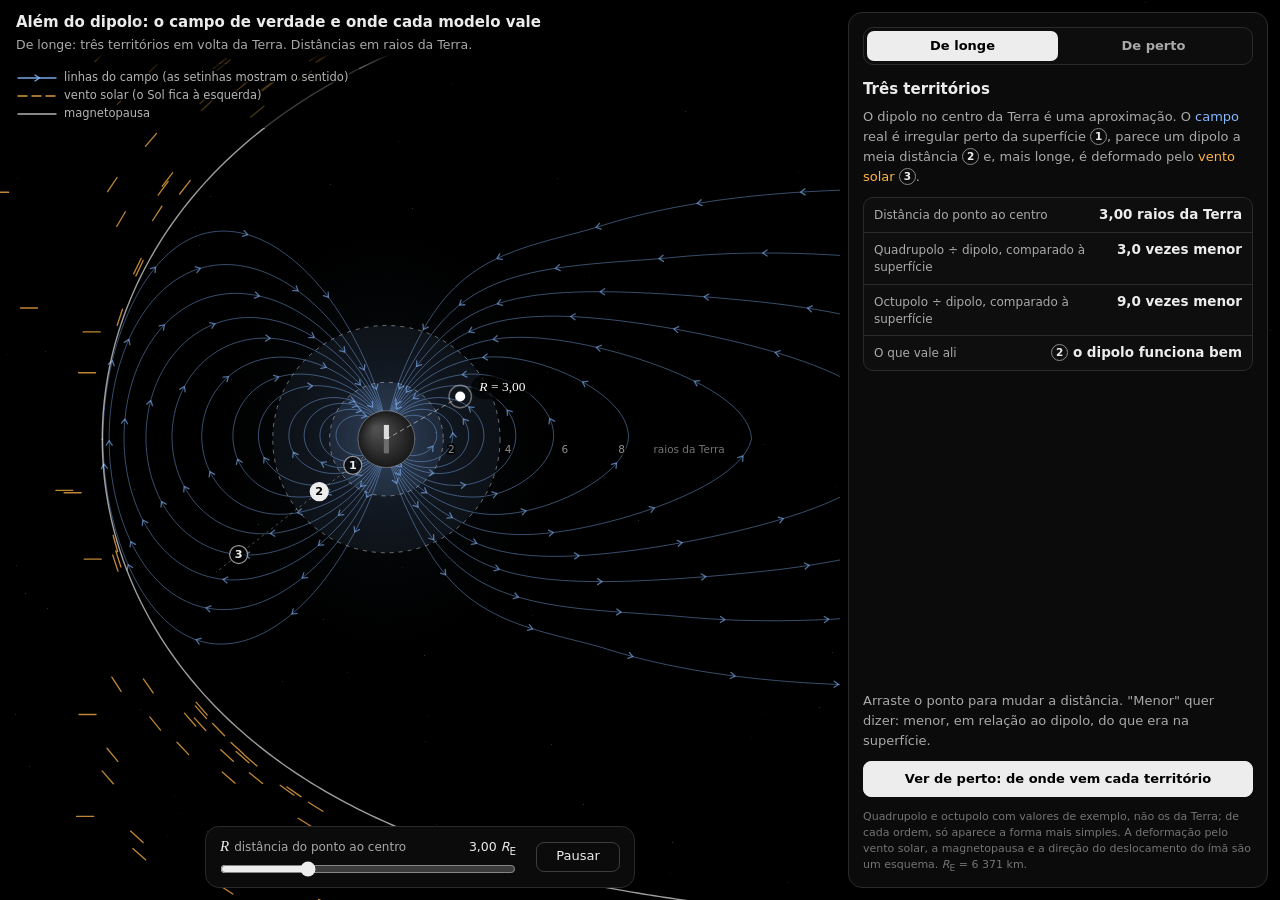
<file: animacoes/geomagnetico-3-alem-do-dipolo.html>
<!doctype html>
<!--
  =============================================================================
  geomagnetico-3-alem-do-dipolo.html: animação do Mapa de Estudos Sol–Terra.
  Terceira de três sobre o campo geomagnético:
    1. o campo num ponto;  2. as linhas de campo;  3. além do dipolo (esta).

  O que mostra: por que o dipolo no centro da Terra é só uma aproximação, e
  onde ela vale.
    • De longe: três territórios em volta da Terra. Perto da superfície o
      campo é irregular; a meia distância ele parece um dipolo; mais longe, o
      vento solar deforma tudo. O ponto pode ser arrastado.
    • De perto, em cinco passos (a câmera muda de lugar conforme o passo):
        1: o ímã um pouco fora do centro (dipolo deslocado);
        2: o campo como soma de formas simples (harmônicos esféricos);
        3: quanto de cada forma entra na soma (os coeficientes de Gauss);
        4: a queda de cada forma com a distância;
        5: de volta à visão de longe, onde cada modelo vale.

  A física segue a descrição escrita por quem mantém o mapa (o trecho da
  equação 5.18 do livro que ela estuda):
    dipolo deslocado:   mover o ímã uns 400 km para o lado do Pacífico deixa o
                        campo mais fraco no lado oposto, sobre o Atlântico Sul
    soma de formas:     dipolo (n = 1) + quadrupolo (n = 2) + octupolo (n = 3) + …;
                        não há n = 0 (seria um monopolo)
    coeficientes:       g e h (de Gauss), ajustados com medidas; na prática, o IGRF
    queda:              potencial ∝ R^−(n+1);  campo ∝ R^−(n+2)
    onde cada um vale:  perto da superfície, o IGRF; de ~2 a ~4 raios, o dipolo;
                        além de 3 ou 4 raios, um modelo de magnetosfera

  O que a animação precisou assumir (está na seção 2 do script e na tela):
    • as quantidades de quadrupolo e de octupolo são de exemplo, não as da Terra;
    • de cada ordem, só aparece a forma mais simples (simétrica em torno do eixo);
    • os números do ímã deslocado saem da fórmula da animação 1, com a
      distância medida a partir do ímã; R_E = 6 371 km;
    • a deformação pelo vento solar, a magnetopausa e a direção do
      deslocamento do ímã são um esquema.

  Feita no formato de animacoes/magnetopausa.html, seguindo animacoes/CONTRATO.md.
  =============================================================================
-->
<html lang="pt-BR">
<head>
  <meta charset="utf-8">
  <meta name="viewport" content="width=device-width, initial-scale=1">
  <title>Campo geomagnético 3: além do dipolo</title>
  <style>
    /* Cores: branco e cinzas, mais duas cores com significado:
       laranja = vento solar; azul = campo magnético da Terra. */
    :root {
      --vento: #ffb347;
      --campo: #86b9ff;
      --texto: #ececec;
      --texto-2: #a9a9a9;
      --texto-3: #747474;
      --borda: #2b2b2b;
      --borda-forte: #3d3d3d;
      --fonte-mat: Cambria, 'Cambria Math', 'STIX Two Text', Georgia, 'Times New Roman', serif;
      --largura-painel: clamp(300px, 34vw, 420px);
    }
    * { box-sizing: border-box; }
    html, body {
      margin: 0;
      width: 100%;
      height: 100%;
      overflow: hidden;
      background: #000;
      color: var(--texto);
      font: 14px/1.45 system-ui, -apple-system, 'Segoe UI', Roboto, Arial, sans-serif;
      -webkit-font-smoothing: antialiased;
    }
    button, input { font: inherit; color: inherit; }
    sub, sup { line-height: 0; }
    [hidden] { display: none !important; }

    /* O desenho ocupa a área inteira. Por cima dele ficam o título, o painel
       de explicação (à direita) e a barra de controles (embaixo do desenho). */
    #tela { position: fixed; inset: 0; width: 100%; height: 100%; display: block; touch-action: none; }

    .topo {
      position: fixed;
      left: 16px;
      top: 12px;
      max-width: calc(100% - var(--largura-painel) - 52px);
      pointer-events: none;
      text-shadow: 0 0 4px #000, 0 0 10px #000, 0 0 16px #000;
    }
    .topo h1 { margin: 0; font-size: 15px; font-weight: 600; }
    .topo p { margin: 2px 0 0; font-size: 12.5px; color: var(--texto-2); }
    .curto { display: none; }          /* versão curta de um texto, para telas estreitas (troca com .longo) */
    .vento { color: var(--vento); }
    .campo { color: var(--campo); }

    /* ---- Painel de explicação ---- */
    #painel {
      position: fixed;
      top: 12px;
      right: 12px;
      bottom: 12px;
      width: var(--largura-painel);
      display: flex;
      flex-direction: column;
      gap: 12px;
      padding: 14px;
      border: 1px solid var(--borda);
      border-radius: 14px;
      background: #0b0b0b;
      overflow: hidden;
    }
    .visoes {
      flex: none;
      display: flex;
      padding: 3px;
      border: 1px solid var(--borda);
      border-radius: 10px;
      background: #0d0d0d;
    }
    .visoes button {
      flex: 1;
      height: 30px;
      padding: 0 10px;
      border: 0;
      border-radius: 7px;
      background: transparent;
      color: var(--texto-2);
      font-size: 13px;
      font-weight: 600;
      white-space: nowrap;
      cursor: pointer;
    }
    .visoes button:hover { color: var(--texto); }
    .visoes button.ativo { background: #ededed; color: #000; }
    .conteudo { flex: 1; min-height: 0; overflow-x: hidden; overflow-y: auto; scrollbar-width: thin; scrollbar-color: #333 transparent; }

    /* Visão de longe: resumo. */
    #resumo h2 { margin: 2px 0 6px; font-size: 15px; font-weight: 600; }
    #resumo p { margin: 0 0 10px; font-size: 13px; line-height: 1.55; color: var(--texto-2); }
    #resumo p b { color: var(--texto); font-weight: 600; }
    .dica { margin: 0 0 10px; font-size: 13px; line-height: 1.55; color: var(--texto-2); }
    .leituras { margin: 0; border: 1px solid var(--borda); border-radius: 10px; background: #0e0e0e; }
    .leituras div { display: flex; align-items: baseline; justify-content: space-between; gap: 12px; padding: 7px 10px; }
    .leituras div + div { border-top: 1px solid var(--borda); }
    .leituras dt { font-size: 12px; color: var(--texto-2); }
    .leituras dd { margin: 0; font-size: 13.5px; font-weight: 600; white-space: nowrap; font-variant-numeric: tabular-nums; }

    /* Visão de perto: os cinco passos da conta. */
    #passos { list-style: none; margin: 0; padding: 0; display: flex; flex-direction: column; gap: 6px; }
    .passo { border: 1px solid var(--borda); border-radius: 10px; background: #0e0e0e; }
    .passo-titulo {
      display: flex;
      align-items: center;
      gap: 9px;
      width: 100%;
      padding: 8px 10px;
      border: 0;
      background: transparent;
      color: var(--texto-2);
      font-size: 13px;
      font-weight: 600;
      text-align: left;
      cursor: pointer;
    }
    .passo-titulo:hover { color: var(--texto); }
    .numero {
      flex: none;
      display: inline-grid;
      place-items: center;
      width: 20px;
      height: 20px;
      border: 1px solid var(--borda-forte);
      border-radius: 50%;
      font-size: 11.5px;
    }
    .passo.ativo { border-color: #5a5a5a; background: #131313; }
    .passo.ativo .passo-titulo { color: #fff; cursor: default; }
    .passo.ativo .numero { background: #ededed; border-color: #ededed; color: #000; }
    .passo-corpo { display: none; padding: 0 12px 12px; }
    .passo.ativo .passo-corpo { display: block; }

    /* Fórmulas: letras em itálico, como num livro. */
    .formula { font-family: var(--fonte-mat); font-size: 19px; line-height: 1.55; white-space: nowrap; }
    .formula.pequena { font-size: 16px; }
    .formula.central { text-align: center; padding: 4px 0 12px; font-size: 20px; }
    .formula small { font-family: system-ui, sans-serif; font-size: 11.5px; color: var(--texto-3); margin-right: 8px; }
    .fr { display: inline-flex; flex-direction: column; align-items: center; vertical-align: middle; margin: 0 0.12em; line-height: 1.15; }
    .fr > span:first-child { padding: 0 0.22em 0.04em; border-bottom: 1px solid currentColor; }
    .fr > span:last-child { padding: 0.04em 0.22em 0; }
    /* Ao abrir um passo, a fórmula "se escreve" da esquerda para a direita;
       logo depois aparecem a conta com os números e o resultado. */
    @keyframes escrever { from { clip-path: inset(0 100% 0 0); } to { clip-path: inset(0 -6px 0 0); } }
    @keyframes surgir { from { opacity: 0; transform: translateY(3px); } to { opacity: 1; transform: none; } }
    .passo.ativo .formula { animation: escrever 0.9s ease-out both; }
    .passo.ativo .conta { animation: surgir 0.4s ease-out 0.6s both; }
    .passo.ativo .valor { animation: surgir 0.4s ease-out 0.85s both; }
    .conta { margin-top: 5px; font-size: 12.5px; color: var(--texto-2); font-variant-numeric: tabular-nums; }
    .valor { margin-top: 2px; font-size: 13px; font-variant-numeric: tabular-nums; }
    .barras + .valor { margin-top: 8px; }
    .conta sup, .valor sup, .legenda sup { font-size: 0.72em; }
    .explicacao { margin: 8px 0 0; font-size: 12.5px; line-height: 1.5; color: var(--texto-2); }
    /* O que é cada letra, com o valor de agora. */
    .legenda { margin: 8px 0 0; display: grid; grid-template-columns: auto minmax(0, 1fr); gap: 3px 9px; font-size: 12px; line-height: 1.45; color: var(--texto-2); }
    .legenda dt { font-family: var(--fonte-mat); font-style: italic; font-size: 14px; line-height: 1.25; color: var(--texto); white-space: nowrap; }
    .legenda dt sub { font-style: normal; }
    .legenda dt.unidade { font-family: inherit; font-style: normal; font-size: 12px; line-height: 1.45; }
    .legenda dd { margin: 0; font-variant-numeric: tabular-nums; }

    /* Barras para comparar valores. */
    .barras { margin-top: 10px; display: grid; gap: 6px; }
    .barra { display: grid; grid-template-columns: 74px 1fr 78px; align-items: center; gap: 8px; font-size: 12px; }
    .barra .trilho { height: 8px; border-radius: 4px; background: #1d1d1d; overflow: hidden; }
    .barra .nivel { display: block; height: 100%; border-radius: 4px; }
    .barra .nivel.vento { background: var(--vento); }
    .barra .nivel.campo { background: var(--campo); }
    .barra .num { text-align: right; color: var(--texto); font-variant-numeric: tabular-nums; }

    /* Rodapé do painel: o convite para ver de perto, ou a troca de passo. */
    .rodape, .navegacao { flex: none; }
    .navegacao { display: flex; align-items: center; justify-content: space-between; gap: 8px; }
    .navegacao .botao { padding: 0 8px; gap: 2px; }
    #contador-de-passos { font-size: 12.5px; color: var(--texto-2); white-space: nowrap; }
    .pontos { display: none; gap: 6px; }
    .pontos button {
      width: 24px;
      height: 24px;
      padding: 0;
      border: 1px solid var(--borda-forte);
      border-radius: 50%;
      background: transparent;
      color: var(--texto-2);
      font-size: 11.5px;
      font-weight: 600;
      cursor: pointer;
    }
    .pontos button:hover { color: #fff; border-color: #6a6a6a; }
    .pontos button.ativo { background: #ededed; border-color: #ededed; color: #000; cursor: default; }

    .botao {
      display: inline-flex;
      align-items: center;
      justify-content: center;
      gap: 6px;
      height: 30px;
      padding: 0 12px;
      border: 1px solid var(--borda-forte);
      border-radius: 8px;
      background: transparent;
      color: var(--texto);
      font-size: 13px;
      white-space: nowrap;
      cursor: pointer;
    }
    .botao:hover { background: #1b1b1b; }
    .botao:disabled { opacity: 0.35; cursor: default; background: transparent; }
    .botao svg { flex: none; width: 15px; height: 15px; fill: none; stroke: currentColor; stroke-width: 2; stroke-linecap: round; stroke-linejoin: round; }
    .botao.principal { background: #ededed; border-color: #ededed; color: #000; font-weight: 600; }
    .botao.principal:hover { background: #fff; }
    .botao.principal:disabled { background: #ededed; }
    .botao.largo { width: 100%; height: 36px; }
    .nota { flex: none; margin: 0; font-size: 11px; line-height: 1.45; color: var(--texto-3); }

    /* ---- Controles: uma barra embaixo do desenho, à esquerda do painel ---- */
    .controles {
      position: fixed;
      left: 12px;
      right: calc(var(--largura-painel) + 32px);
      bottom: 12px;
      max-width: 640px;
      margin: 0 auto;
      display: grid;
      grid-template-columns: repeat(2, minmax(0, 1fr)) auto;
      align-items: center;
      gap: 8px 20px;
      padding: 9px 14px 10px;
      border: 1px solid var(--borda);
      border-radius: 14px;
      background: #0b0b0b;
    }
    .controle { display: grid; grid-template-columns: minmax(0, 1fr) auto; align-items: baseline; gap: 3px 8px; font-size: 12.5px; color: var(--texto-2); }
    .controle .nome { white-space: nowrap; overflow: hidden; }
    .controle .nome i { font-family: var(--fonte-mat); font-size: 15px; color: var(--texto); margin-right: 5px; }
    .controle .nome small { font-size: 12px; }
    .controle output { text-align: right; color: var(--texto); font-variant-numeric: tabular-nums; white-space: nowrap; }
    .controle input { grid-column: 1 / -1; }
    input[type="range"] { width: 100%; min-width: 0; height: 16px; margin: 0; accent-color: #ededed; cursor: pointer; }
    .botoes { display: flex; gap: 8px; }
    #bt-pausar { min-width: 84px; }

    /* Só uma das duas partes do conteúdo aparece de cada vez. */
    body:not(.perto) .so-perto { display: none !important; }
    body.perto .so-longe { display: none !important; }

    /* Próprio desta animação. */
    /* A barra de controles mostra só os controles do passo aberto. */
    .controles { display: flex; align-items: center; }
    .controle { flex: 1 1 0; min-width: 0; }
    .botoes { flex: none; }
    /* Fórmulas escritas com palavras podem quebrar a linha (no painel estreito, não cabem numa só). */
    .formula.quebra { white-space: normal; line-height: 1.4; }
    .junto { white-space: nowrap; }
    /* Os dois índices de um coeficiente de Gauss, um em cima do outro: g com 0 em cima e n embaixo. */
    .ix { display: inline-flex; flex-direction: column; vertical-align: middle; margin-left: 1px; font-size: 0.6em; line-height: 1.05; font-style: normal; }
    .controle .nome i.com-indices { margin-right: 0; }
    .controle .nome .ix { margin-right: 5px; font-family: var(--fonte-mat); font-size: 9.5px; color: var(--texto); }
    .barra { grid-template-columns: 84px 1fr 66px; }
    .passo-corpo .conta + .valor { margin-top: 0; }
    /* Os números dos três territórios (no texto e no desenho). */
    .marca {
      display: inline-grid;
      place-items: center;
      width: 17px;
      height: 17px;
      border: 1px solid #8a8a8a;
      border-radius: 50%;
      font-size: 10.5px;
      font-weight: 600;
      line-height: 1;
      color: var(--texto);
      vertical-align: 1px;
    }
    /* Passo 4: a tabela das ordens. */
    .ordens { margin: 8px 0 0; width: 100%; border-collapse: collapse; font-size: 12px; font-variant-numeric: tabular-nums; }
    .ordens th { padding: 0 8px 2px 0; font-size: 11px; font-weight: 400; line-height: 1.25; color: var(--texto-3); text-align: left; vertical-align: bottom; white-space: nowrap; }
    .ordens th:last-child, .ordens td:last-child { padding-right: 0; }
    .ordens th:last-child { white-space: normal; }       /* no painel estreito, o último título quebra em duas linhas */
    .ordens td { padding: 2px 8px 2px 0; color: var(--texto-2); white-space: nowrap; }
    .ordens td.mat { font-family: var(--fonte-mat); font-size: 14.5px; color: var(--texto); }
    .ordens td sup { font-size: 0.72em; }
    .ordens td b { color: var(--texto); font-weight: 600; }
    /* Passo 5: os três territórios. */
    .territorios { margin: 2px 0 0; padding: 0; list-style: none; display: grid; gap: 7px; font-size: 12.5px; line-height: 1.45; color: var(--texto-2); }
    .territorios li { display: grid; grid-template-columns: 18px minmax(0, 1fr); gap: 8px; align-items: start; }
    .territorios b { color: var(--texto); font-weight: 600; }
    .territorios li.aqui .marca { background: #ededed; border-color: #ededed; color: #000; }
    @media (min-width: 761px) and (min-height: 381px) {
      body[data-controles="1"] .controles { max-width: 430px; }
      body[data-controles="0"] .controles { max-width: 120px; }
    }
    @media (max-width: 760px), (max-height: 380px) {
      .ordens, .leituras .so-largo, .territorios li:not(.aqui) { display: none; }
    }
    @media (max-height: 420px) and (max-width: 760px), (max-height: 380px) {
      .leituras div + div { border-top: 0; }
    }

    /* ---- Janelas baixas: só o passo aberto aparece, com os números 1 a 5 para trocar ---- */
    @media (max-height: 700px) {
      .passo:not(.ativo) { display: none; }
      .pontos { display: flex; }
      #contador-de-passos { display: none; }
    }
    @media (max-height: 540px) {
      .dica { display: none; }
    }
    @media (max-height: 520px) {
      .nota { display: none; }
    }
    @media (max-height: 460px) {
      #painel { top: 8px; bottom: 8px; padding: 12px; gap: 10px; }
      .controles { bottom: 8px; }
    }
    /* ---- Janelas mais estreitas: a barra de controles e o painel encolhem ---- */
    @media (max-width: 1180px) {
      .controle .nome small { display: none; }
    }
    @media (max-width: 1060px) {
      .navegacao .rotulo { display: none; }
      .navegacao .botao { width: 34px; padding: 0; }
    }
    @media (max-width: 1000px) and (max-height: 700px) {
      .dica { display: none; }
    }
    @media (max-width: 1000px) and (max-height: 640px) {
      .nota { display: none; }
    }
    @media (max-width: 920px) {
      .controles { gap: 8px 14px; }
      #bt-pausar { min-width: 76px; }
    }
    @media (max-width: 860px) {
      .longo { display: none; }
      .curto { display: inline; }
    }

    /* ---- Telas estreitas (ou muito baixas): tudo num painel compacto, embaixo ---- */
    @media (max-width: 760px), (max-height: 380px) {
      :root { --largura-painel: 0px; }
      .topo { left: 12px; top: 8px; max-width: calc(100% - 24px); }
      .topo h1 { font-size: 13px; }
      .topo p { font-size: 11.5px; }
      #painel {
        top: auto;
        left: 8px;
        right: 8px;
        bottom: 8px;
        width: auto;
        max-height: 62%;
        display: grid;
        grid-template-columns: minmax(0, 1fr) auto;
        grid-template-rows: auto minmax(0, 1fr) auto;
        gap: 8px;
        padding: 10px;
        border-radius: 12px;
      }
      .visoes { grid-column: 1; grid-row: 1; }
      body:not(.perto) .visoes { grid-column: 1 / -1; }
      .navegacao { grid-column: 2; grid-row: 1; }
      .navegacao .botao { width: 32px; padding: 0; }
      .navegacao .rotulo, .pontos, #contador-de-passos { display: none; }
      .conteudo { grid-column: 1 / -1; grid-row: 2; }
      .controles {
        position: static;
        grid-column: 1 / -1;
        grid-row: 3;
        max-width: none;
        margin: 0;
        padding: 0;
        border: 0;
        border-radius: 0;
        background: transparent;
        gap: 8px 10px;
        align-items: end;
      }
      .passo:not(.ativo) { display: none; }
      .passo, .passo.ativo { border: 0; background: transparent; }
      .passo-titulo { padding: 0 0 2px; }
      .passo-corpo { padding: 0; }
      .numero { display: none; }
      .formula { font-size: 16px; }
      .formula.central { padding: 0 0 6px; font-size: 16px; text-align: left; }
      .explicacao, .legenda, .conta, .barras, .nota, .rodape, #resumo h2, #resumo p { display: none; }
      .valor, .barras + .valor { margin-top: 2px; }
      .leituras { margin: 0; }
      .leituras div { padding: 5px 8px; }
      .leituras dd { font-size: 12.5px; }
      .controle { font-size: 11.5px; gap: 0 4px; }
      .controle .nome small { display: none; }
      #bt-pausar { min-width: 0; }
    }
    @media (max-height: 420px) and (max-width: 760px), (max-height: 380px) {
      .topo p, .passo-titulo, .formula.central, .leituras div:first-child { display: none; }
      .leituras div:nth-child(2) { border-top: 0; }
      .valor { font-size: 12px; }
    }
    @media (max-width: 420px) {
      .passo .formula small { display: none; }
      .formula { font-size: 14.5px; }
    }
    @media (prefers-reduced-motion: reduce) {
      .passo.ativo .formula, .passo.ativo .conta, .passo.ativo .valor { animation: none; }
    }
  </style>
</head>
<body>
  <canvas id="tela"></canvas>

  <div class="topo">
    <h1>Além do dipolo<span class="longo" data-texto="titulo-complemento">: o campo de verdade e onde cada modelo vale</span></h1>
    <p id="subtitulo"></p>
  </div>

  <aside id="painel" aria-label="Explicação e controles">
    <div class="visoes" role="group" aria-label="Visão">
      <button id="bt-longe" type="button" class="ativo" aria-pressed="true">De longe</button>
      <button id="bt-perto" type="button" aria-pressed="false">De perto</button>
    </div>

    <div class="conteudo">
      <!-- Visão de longe -->
      <section id="resumo" class="so-longe">
        <h2 data-texto="resumo-titulo">Três territórios</h2>
        <p data-texto="resumo-texto">O dipolo no centro da Terra é uma aproximação. O <span class="campo">campo</span> real é irregular perto da
          superfície <span class="marca">1</span>, parece um dipolo a meia distância <span class="marca">2</span> e,
          mais longe, é deformado pelo <span class="vento">vento solar</span> <span class="marca">3</span>.</p>
        <dl class="leituras">
          <div><dt data-texto="leitura-l-distancia">Distância do ponto ao centro</dt><dd id="l-distancia"></dd></div>
          <div class="so-largo"><dt data-texto="leitura-l-quadrupolo">Quadrupolo ÷ dipolo, comparado à superfície</dt><dd id="l-quadrupolo"></dd></div>
          <div class="so-largo"><dt data-texto="leitura-l-octupolo">Octupolo ÷ dipolo, comparado à superfície</dt><dd id="l-octupolo"></dd></div>
          <div><dt data-texto="leitura-l-modelo">O que vale ali</dt><dd id="l-modelo"></dd></div>
        </dl>
      </section>

      <!-- Visão de perto: cinco passos. Em cada um: a fórmula ou a ideia, os números de agora e a explicação. -->
      <ol id="passos" class="so-perto">
        <li class="passo" data-passo="0">
          <button class="passo-titulo" type="button"><span class="numero">1</span><span data-texto="passo-1-titulo">O ímã fora do centro</span></button>
          <div class="passo-corpo">
            <div class="formula pequena campo"><i>B</i> = <span class="fr"><span>0,31 G</span><span>(1 ± <i>d</i>/<i>R</i><sub>E</sub>)<sup>3</sup></span></span></div>
            <div class="conta" id="conta-0"></div>
            <div class="conta" id="conta-0b"></div>
            <div class="valor" id="valor-0"></div>
            <div class="barras">
              <div class="barra"><span>Pacífico</span><span class="trilho"><span class="nivel campo" id="barra-pacifico"></span></span><span class="num" id="num-pacifico"></span></div>
              <div class="barra"><span>no centro</span><span class="trilho"><span class="nivel campo" id="barra-centro"></span></span><span class="num" id="num-centro"></span></div>
              <div class="barra"><span class="campo">Atlântico Sul</span><span class="trilho"><span class="nivel campo" id="barra-atlantico"></span></span><span class="num" id="num-atlantico"></span></div>
            </div>
            <p class="explicacao" data-texto="passo-1-explicacao">Mover o ímã imaginário uns 400 km para fora do centro da Terra já melhora o modelo.
              O deslocamento é para o lado do Pacífico, o que deixa o campo mais fraco no lado oposto, sobre o
              Atlântico Sul: é a explicação mais simples para a Anomalia Magnética do Atlântico Sul.</p>
          </div>
        </li>
        <li class="passo" data-passo="1">
          <button class="passo-titulo" type="button"><span class="numero">2</span><span data-texto="passo-2-titulo">Uma soma de formas simples</span></button>
          <div class="passo-corpo">
            <div class="formula pequena quebra campo">campo = dipolo + quadrupolo + <span class="junto">octupolo + …</span></div>
            <div class="valor">ordem <i>n</i> = 1, 2, 3, …: são os harmônicos esféricos</div>
            <p class="explicacao" data-texto="passo-2-explicacao">O campo real tem uma forma complicada. Ela é escrita como uma soma de formas
              simples: um dipolo (<i>n</i> = 1), mais um quadrupolo (<i>n</i> = 2, como dois ímãs), mais um octupolo
              (<i>n</i> = 3), e assim por diante. É o mesmo princípio de decompor um som em notas, só que sobre a
              superfície de uma esfera.</p>
            <p class="explicacao" data-texto="passo-2-explicacao-2">Não há termo <i>n</i> = 0: ele seria um monopolo, um polo magnético isolado, que
              não existe na natureza.</p>
          </div>
        </li>
        <li class="passo" data-passo="2">
          <button class="passo-titulo" type="button"><span class="numero">3</span><span data-texto="passo-3-titulo">Quanto de cada forma</span></button>
          <div class="passo-corpo">
            <div class="formula pequena quebra campo"><span class="junto"><i>g</i><span class="ix"><span>0</span><span>1</span></span>·dipolo</span> +
              <span class="junto"><i>g</i><span class="ix"><span>0</span><span>2</span></span>·quadrupolo</span> +
              <span class="junto"><i>g</i><span class="ix"><span>0</span><span>3</span></span>·octupolo + …</span></div>
            <div class="barras">
              <div class="barra"><span>dipolo</span><span class="trilho"><span class="nivel campo" id="barra-dipolo"></span></span><span class="num" id="num-dipolo"></span></div>
              <div class="barra"><span>quadrupolo</span><span class="trilho"><span class="nivel campo" id="barra-quadrupolo"></span></span><span class="num" id="num-quadrupolo"></span></div>
              <div class="barra"><span>octupolo</span><span class="trilho"><span class="nivel campo" id="barra-octupolo"></span></span><span class="num" id="num-octupolo"></span></div>
            </div>
            <div class="valor" id="valor-2"></div>
            <p class="explicacao" data-texto="passo-3-explicacao">Os <i>g</i> e <i>h</i> são os coeficientes de Gauss: quanto de cada forma entra na
              soma. Eles são ajustados com medições de magnetômetros no solo e em satélites. O campo da Terra muda
              lentamente com os anos (variação secular), então os coeficientes precisam ser recalculados: na
              prática, esse modelo é o IGRF, atualizado a cada 5 anos.</p>
            <!-- Aqui só entram os g das formas mais simples (g com 0 em cima: simétricas em torno do eixo do ímã). -->
          </div>
        </li>
        <li class="passo" data-passo="3">
          <button class="passo-titulo" type="button"><span class="numero">4</span><span data-texto="passo-4-titulo">A queda com a distância</span></button>
          <div class="passo-corpo">
            <div class="formula pequena campo">potencial ∝ <span class="fr"><span>1</span><span><i>R</i><sup><i>n</i>+1</sup></span></span>
              &nbsp; campo ∝ <span class="fr"><span>1</span><span><i>R</i><sup><i>n</i>+2</sup></span></span></div>
            <table class="ordens">
              <thead><tr><th>forma</th><th>potencial</th><th>campo</th><th id="cabecalho-sobra"></th></tr></thead>
              <tbody>
                <tr><td>dipolo (<i>n</i> = 1)</td><td class="mat"><i>R</i><sup>−2</sup></td><td class="mat"><i>R</i><sup>−3</sup></td><td id="sobra-1"></td></tr>
                <tr><td>quadrupolo (<i>n</i> = 2)</td><td class="mat"><i>R</i><sup>−3</sup></td><td class="mat"><i>R</i><sup>−4</sup></td><td id="sobra-2"></td></tr>
                <tr><td>octupolo (<i>n</i> = 3)</td><td class="mat"><i>R</i><sup>−4</sup></td><td class="mat"><i>R</i><sup>−5</sup></td><td id="sobra-3"></td></tr>
              </tbody>
            </table>
            <div class="valor" id="valor-3"></div>
            <p class="explicacao" data-texto="passo-4-explicacao">O campo é a derivada do potencial em relação à distância, e derivar uma potência
              baixa o expoente em mais 1. Como cada ordem cai uma potência mais rápido que a anterior, longe da
              Terra sobra só o dipolo.</p>
          </div>
        </li>
        <li class="passo" data-passo="4">
          <button class="passo-titulo" type="button"><span class="numero">5</span><span data-texto="passo-5-titulo">Onde cada modelo vale</span></button>
          <div class="passo-corpo">
            <ul class="territorios">
              <li data-territorio="1"><span class="marca">1</span><span data-texto="passo-5-item-1"><b>Perto da superfície:</b> o campo é irregular e
                precisa do IGRF.</span></li>
              <li data-territorio="2"><span class="marca">2</span><span data-texto="passo-5-item-2"><b>Entre uns 2 e 4 raios da Terra:</b> o dipolo
                funciona bem.</span></li>
              <li data-territorio="3"><span class="marca">3</span><span data-texto="passo-5-item-3"><b>Além disso:</b> o
                <span class="vento">vento solar</span> domina, e é preciso usar um modelo de magnetosfera.</span></li>
            </ul>
            <div class="valor" id="valor-4"></div>
            <p class="explicacao" data-texto="passo-5-explicacao">Os termos complicados morrem rápido com a distância e, longe da Terra, sobra só o
              dipolo. Mas além de 3 ou 4 raios da Terra o vento solar começa a deformar tudo.</p>
          </div>
        </li>
      </ol>
    </div>

    <div class="rodape so-longe">
      <p class="dica" data-texto="dica">Arraste o ponto para mudar a distância. "Menor" quer dizer: menor, em relação ao dipolo, do que
        era na superfície.</p>
      <button id="bt-ver-de-perto" type="button" class="botao principal largo" data-texto="botao-ver-de-perto">Ver de perto: de onde vem cada território</button>
    </div>
    <div class="navegacao so-perto">
      <button id="bt-anterior" type="button" class="botao" title="Passo anterior" aria-label="Passo anterior">
        <svg viewBox="0 0 24 24" aria-hidden="true"><path d="m15 5-7 7 7 7"/></svg><span class="rotulo">Anterior</span></button>
      <span id="contador-de-passos"></span>
      <div class="pontos" role="group" aria-label="Ir para o passo">
        <button type="button" data-passo="0" title="Passo 1: o ímã fora do centro">1</button>
        <button type="button" data-passo="1" title="Passo 2: uma soma de formas simples">2</button>
        <button type="button" data-passo="2" title="Passo 3: quanto de cada forma">3</button>
        <button type="button" data-passo="3" title="Passo 4: a queda com a distância">4</button>
        <button type="button" data-passo="4" title="Passo 5: onde cada modelo vale">5</button>
      </div>
      <button id="bt-proximo" type="button" class="botao principal" title="Próximo passo" aria-label="Próximo passo">
        <span class="rotulo">Próximo</span><svg viewBox="0 0 24 24" aria-hidden="true"><path d="m9 5 7 7-7 7"/></svg></button>
    </div>

    <!-- Os controles ficam numa barra embaixo do desenho (em telas estreitas, dentro do painel).
         Cada um aparece só nas cenas em que faz diferença ("data-cenas"). -->
    <div class="controles" role="group" aria-label="Controles">
      <label class="controle" data-cenas="longe p4 p5"><span class="nome" data-texto="controle-c-r"><i>R</i><small>distância do ponto ao centro</small></span><output id="o-r"></output>
        <input id="c-r" type="range" min="1" max="8" step="0.05" value="3"></label>
      <label class="controle" data-cenas="p1"><span class="nome" data-texto="controle-c-d"><i>d</i><small>deslocamento do ímã</small></span><output id="o-d"></output>
        <input id="c-d" type="range" min="0" max="1200" step="10" value="400"></label>
      <label class="controle" data-cenas="p3"><span class="nome" data-texto="controle-c-q"><i class="com-indices">g</i><span class="ix"><span>0</span><span>2</span></span><small>quadrupolo</small></span><output id="o-q"></output>
        <input id="c-q" type="range" min="0" max="40" step="1" value="25"></label>
      <label class="controle" data-cenas="p3"><span class="nome" data-texto="controle-c-o"><i class="com-indices">g</i><span class="ix"><span>0</span><span>3</span></span><small>octupolo</small></span><output id="o-o"></output>
        <input id="c-o" type="range" min="0" max="30" step="1" value="15"></label>
      <div class="botoes">
        <button id="bt-pausar" type="button" class="botao">Pausar</button>
      </div>
    </div>

    <p class="nota" id="nota"></p>
  </aside>

  <script type="application/json" id="textos-editados">
{
  "versao": 1,
  "painel": {},
  "gerados": {},
  "desenho": {}
}
</script>
  <script>
    'use strict';

    // -------------------------------------------------------------------------
    // 1. Esc fecha a janela do mapa (trecho obrigatório do contrato).
    // -------------------------------------------------------------------------
    window.addEventListener('keydown', (evento) => {
      if (evento.key === 'Escape') window.parent.postMessage({ tipo: 'fechar-animacao' }, '*');
    });

    // -------------------------------------------------------------------------
    // Textos editáveis (veja animacoes/CONTRATO.md, "Textos editáveis").
    //   No app, o botão "Editar textos" da janela da animação troca: os textos fixos do painel (marcados com
    //   data-texto), os textos do painel montados por este script (H_`…`) e os textos do desenho (T_`…`).
    //   As trocas ficam no bloco JSON "textos-editados", perto do fim do HTML; o texto original continua aqui no
    //   código. Dentro de T_`…` e H_`…`, cada ${…} vira um marcador {0}, {1}…: é onde entram os números.
    //   (T_ e H_ têm o traço para não colidir com variáveis da animação, como T de temperatura.)
    // -------------------------------------------------------------------------
    const TEXTOS_EDITADOS = (() => {
      const ler = (json) => {
        try {
          const d = JSON.parse(json);
          return { painel: d.painel || {}, gerados: d.gerados || {}, desenho: d.desenho || {} };
        } catch {
          return null;
        }
      };
      // A prévia que o app manda no endereço (depois do #) vale mais que os textos gravados no arquivo.
      const previa = new URLSearchParams(location.hash.slice(1)).get('textos');
      const bloco = document.getElementById('textos-editados');
      return (previa && ler(previa)) || (bloco && ler(bloco.textContent)) || { painel: {}, gerados: {}, desenho: {} };
    })();
    const ENFEITES_PERMITIDOS = { B: 'b', STRONG: 'b', I: 'i', EM: 'i', SUP: 'sup', SUB: 'sub', SMALL: 'small', BR: 'br', SPAN: 'span' };
    /** Deixa só os enfeites permitidos: negrito, itálico, sobrescrito, subscrito, letra menor, quebra de linha e
     *  trechos (span), com a classe e nenhum outro atributo. */
    function textoSeguro(html) {
      const modelo = document.createElement('template');
      modelo.innerHTML = String(html);
      const copiar = (origem, destino) => {
        for (const no of origem.childNodes) {
          if (no.nodeType === Node.TEXT_NODE) destino.append(no.nodeValue);
          else if (no.nodeType === Node.ELEMENT_NODE && no.tagName !== 'SCRIPT' && no.tagName !== 'STYLE') {
            const nome = ENFEITES_PERMITIDOS[no.tagName];
            if (!nome) {
              copiar(no, destino);
              continue;
            }
            const novo = document.createElement(nome);
            const classe = no.getAttribute('class');
            if (/^[a-z][a-z0-9-]*( [a-z][a-z0-9-]*)*$/.test(classe || '')) novo.className = classe;     // longo, curto, cores…
            copiar(no, novo);
            destino.append(novo);
          }
        }
      };
      const saida = document.createElement('div');
      copiar(modelo.content, saida);
      return saida.innerHTML;
    }
    /** A chave de um texto do código: o próprio texto, com {0}, {1}… no lugar de cada ${…}. */
    const chaveDoTexto = (partes) => partes.reduce((chave, parte, i) => chave + (i ? `{${i - 1}}` : '') + parte, '');
    const encaixarValores = (modelo, valores) => modelo.replace(/\{(\d+)\}/g, (marca, n) => (Number(n) < valores.length ? String(valores[n]) : marca));
    const textosVistos = new Map();       // texto do desenho → quando apareceu (o app pergunta o que está na tela)
    /** Um texto do desenho (simples, sem enfeites). */
    function T_(partes, ...valores) {
      const chave = chaveDoTexto(partes);
      textosVistos.set(chave, performance.now());
      const trocado = TEXTOS_EDITADOS.desenho[chave];
      return encaixarValores(typeof trocado === 'string' ? trocado : chave, valores);
    }
    /** Um texto do painel montado por este script (pode ter negrito, itálico, sobrescrito…). */
    function H_(partes, ...valores) {
      const chave = chaveDoTexto(partes);
      const trocado = TEXTOS_EDITADOS.gerados[chave];
      return encaixarValores(typeof trocado === 'string' ? textoSeguro(trocado) : chave, valores);
    }
    // Os textos fixos do painel (marcados com data-texto) recebem as trocas assim que a página abre.
    for (const elemento of document.querySelectorAll('[data-texto]')) {
      const trocado = TEXTOS_EDITADOS.painel[elemento.dataset.texto];
      if (typeof trocado === 'string') elemento.innerHTML = textoSeguro(trocado);
    }
    /** Conta ao app onde a animação está (para a prévia dos textos voltar ao mesmo lugar). */
    function avisarOndeEsta() {
      const lugar = typeof estado === 'object' && estado ? estado : {};     // estado.perto, .passo e .parte, se houver
      window.parent.postMessage({ tipo: 'animacao-esta-em', perto: Boolean(lugar.perto), passo: Number(lugar.passo) || 0,
        parte: Number(lugar.parte) || 0 }, '*');
    }
    /** Numa prévia, volta à vista, ao passo e à parte de antes (vêm no endereço, depois do #). Fica no fim do script. */
    function voltarAoLugarDaPrevia() {
      const dados = new URLSearchParams(location.hash.slice(1));
      if (dados.get('perto') === '1' && typeof mostrarVisao === 'function') {
        mostrarVisao(true);
        if (typeof mostrarPasso === 'function') mostrarPasso(Number(dados.get('passo')) || 0);
        if (typeof mostrarParte === 'function') mostrarParte(Number(dados.get('parte')) || 0);
      }
      avisarOndeEsta();
    }
    // O app pode perguntar quais textos do desenho estão na tela agora (os usados no último segundo).
    window.addEventListener('message', (evento) => {
      if (evento.source !== window.parent || evento.data?.tipo !== 'quais-textos-na-tela') return;
      const agora = performance.now();
      const chaves = [...textosVistos].filter(([, quando]) => agora - quando < 1000).map(([chave]) => chave);
      window.parent.postMessage({ tipo: 'textos-na-tela', chaves }, '*');
    });

    // -------------------------------------------------------------------------
    // 2. Valores e contas. Tudo o que é física está aqui.
    //    As distâncias são em raios da Terra (R = r/R_E) e o campo, em nanotesla.
    // -------------------------------------------------------------------------
    const CAMPO_NO_EQUADOR = 31000;        // nT: 0,31 gauss, o campo do dipolo no equador, na superfície (eq. 5.15)
    const RAIO_DA_TERRA_KM = 6371;         // para passar o deslocamento do ímã, em km, a raios da Terra
    const DESLOCAMENTO_MAXIMO = 1200;      // km: até onde o controle deixa levar o ímã (a descrição fala em uns 400 km)
    // Quanto de cada forma entra na soma, em fração do dipolo. São valores de EXEMPLO, não os da Terra.
    const QUADRUPOLO_MAXIMO = 0.4, OCTUPOLO_MAXIMO = 0.3;
    const TERRITORIOS = { irregular: 2, dipolo: 4 };       // raios da Terra: até onde o campo é irregular; até onde o dipolo funciona bem
    const MAGNETOPAUSA = 10;               // raios da Terra, de frente para o Sol (o valor da tabela da animação 2)
    const R_MAXIMO = 8;                    // até onde o ponto vai
    const COMECO = { R: 3, graus: 30, d: 400, quadrupolo: 0.25, octupolo: 0.15 };

    /**
     * Quanto sobra do CAMPO da forma de ordem n a R raios do centro (1 na superfície): R^−(n+2).
     * (O POTENCIAL cai com R^−(n+1); o campo é a derivada dele em relação à distância, e derivar uma
     * potência baixa o expoente em mais 1.)
     */
    const quedaDoCampo = (n, R) => R ** -(n + 2);
    /** Em relação ao dipolo, quantas vezes a forma de ordem n ficou menor do que era na superfície: R^(n−1). */
    const vezesMenorQueODipolo = (n, R) => quedaDoCampo(1, R) / quedaDoCampo(n, R);
    /** O campo do dipolo sobre o equador do ímã, a "distancia" raios da Terra do ímã: 0,31 G ÷ distância³. */
    const campoNoEquadorDoIma = (distancia) => CAMPO_NO_EQUADOR / distancia ** 3;
    /** Qual dos três territórios vale a R raios do centro. */
    const territorioEm = (R) => (R < TERRITORIOS.irregular ? 1 : R <= TERRITORIOS.dipolo ? 2 : 3);

    // -------------------------------------------------------------------------
    // 3. As formas simples e as linhas de campo.
    // -------------------------------------------------------------------------
    const entre = (a, b, t) => a + (b - a) * t;
    const limitar = (v, min, max) => Math.min(max, Math.max(min, v));
    const suave = (t) => (t <= 0 ? 0 : t >= 1 ? 1 : t * t * (3 - 2 * t));
    const emRadianos = (graus) => (graus * Math.PI) / 180;
    const emGraus = (radianos) => (radianos * 180) / Math.PI;

    // O coeficiente do dipolo. É negativo porque, no hemisfério norte, o campo entra na Terra
    // (o polo norte geográfico é, magneticamente, um polo sul).
    const G1 = -CAMPO_NO_EQUADOR;
    /**
     * O campo no ponto (X, Y) do desenho, em nT: a soma das formas simples. A Terra fica em (0, 0),
     * o eixo do ímã é vertical e o norte fica em cima. "modelo" diz quanto de cada forma entra na
     * soma (g: dipolo, quadrupolo e octupolo) e onde está o ímã (dx, em raios da Terra).
     * De cada ordem n, só entra a forma simétrica em torno do eixo, que é a mais simples:
     *   parte radial:      (n + 1)·g·P(cos θ) / r^(n+2)
     *   parte horizontal:  g·sen θ·P′(cos θ) / r^(n+2)      (para o sul)
     * com θ medido a partir do eixo e P = cos θ, (3·cos² θ − 1)/2 e (5·cos³ θ − 3·cos θ)/2.
     * Com só o dipolo, dá as fórmulas da animação 1: B_r = −2·M·sen λ/r³ e B_λ = M·cos λ/r³.
     */
    function campoEm(X, Y, modelo) {
      const x = X - modelo.dx;
      const r2 = x * x + Y * Y, r = Math.sqrt(r2), r3 = r2 * r;
      const c = Y / r, s = Math.abs(x) / r;
      const g = modelo.g;
      let radial = (2 * g[0] * c) / r3, paraOSul = (g[0] * s) / r3;
      if (g[1] !== 0) {
        radial += (3 * g[1] * (1.5 * c * c - 0.5)) / (r3 * r);
        paraOSul += (g[1] * s * 3 * c) / (r3 * r);
      }
      if (g[2] !== 0) {
        radial += (4 * g[2] * (2.5 * c * c * c - 1.5 * c)) / (r3 * r2);
        paraOSul += (g[2] * s * (7.5 * c * c - 1.5)) / (r3 * r2);
      }
      const lado = x < 0 ? -1 : 1;
      return { x: lado * (radial * s + paraOSul * c), y: radial * c - paraOSul * s };
    }
    const MODELO_DO_DIPOLO = { g: [G1, 0, 0], dx: 0 };

    /** Segue a seta do campo a partir de (X0, Y0), passo a passo, até voltar ao chão ou passar de "limite". */
    function seguirLinha(X0, Y0, modelo, limite) {
      const direcao = (X, Y) => {
        const b = campoEm(X, Y, modelo), intensidade = Math.hypot(b.x, b.y);
        return intensidade > 1e-9 ? [b.x / intensidade, b.y / intensidade] : null;
      };
      const pontos = [X0, Y0];
      let X = X0, Y = Y0;
      for (let i = 0; i < 2600; i++) {
        const h = 0.03 * limitar(Math.hypot(X, Y), 1, 9);                 // passos maiores longe da Terra
        const k1 = direcao(X, Y);
        const k2 = k1 && direcao(X + (k1[0] * h) / 2, Y + (k1[1] * h) / 2);
        const k3 = k2 && direcao(X + (k2[0] * h) / 2, Y + (k2[1] * h) / 2);
        const k4 = k3 && direcao(X + k3[0] * h, Y + k3[1] * h);
        if (!k4) break;
        const NX = X + (h / 6) * (k1[0] + 2 * k2[0] + 2 * k3[0] + k4[0]);
        const NY = Y + (h / 6) * (k1[1] + 2 * k2[1] + 2 * k3[1] + k4[1]);
        const r = Math.hypot(NX, NY);
        if (r < 1) {
          // Voltou ao chão: a linha termina exatamente na superfície.
          const antes = Math.hypot(X, Y), t = (antes - 1) / (antes - r || 1);
          pontos.push(X + (NX - X) * t, Y + (NY - Y) * t);
          break;
        }
        X = NX;
        Y = NY;
        pontos.push(X, Y);
        if (r > limite) break;
      }
      return Float32Array.from(pontos);
    }
    // As latitudes (em graus) dos pés das linhas desenhadas. No dipolo, são as linhas de R₀ = 1,5 a 33.
    const PES = [35.3, 45, 50.8, 54.7, 60, 63.4, 66.9, 69.9, 72.5, 75, 77.5, 80];
    /**
     * As linhas de campo de um modelo: cada uma parte do chão, de um lugar em que o campo sai da Terra.
     * Com "lados" = [1], só o lado direito é calculado (o esquerdo é o espelho dele).
     */
    function linhasDoModelo(modelo, { pes = PES, lados = [1], limite = 46, alturaMinima = 0 } = {}) {
      const linhas = [];
      for (const lado of lados) {
        for (const sinal of [-1, 1]) {
          for (const graus of pes) {
            const lat = sinal * emRadianos(graus), X = lado * Math.cos(lat), Y = Math.sin(lat);
            const b = campoEm(X, Y, modelo);
            if (b.x * X + b.y * Y <= 0) continue;                         // aqui o campo entra na Terra: a linha chega, não parte
            const pontos = seguirLinha(X, Y, modelo, limite);
            let maisLonge = 0;
            for (let i = 0; i < pontos.length; i += 2) maisLonge = Math.max(maisLonge, Math.hypot(pontos[i], pontos[i + 1]));
            if (pontos.length >= 8 && maisLonge >= 1 + alturaMinima) linhas.push(pontos);
          }
        }
      }
      return linhas;
    }
    const LINHAS_DO_DIPOLO = linhasDoModelo(MODELO_DO_DIPOLO);

    // As três formas, cada uma sozinha (passo 2). Os pés foram escolhidos para mostrar bem os "laços" de cada uma.
    const FORMAS = {
      1: { nome: 'dipolo', linhas: linhasDoModelo({ g: [G1, 0, 0], dx: 0 }, { pes: [38, 48, 56], limite: 3.6 }) },
      2: { nome: 'quadrupolo', linhas: linhasDoModelo({ g: [0, G1, 0], dx: 0 }, { pes: [3.3, 9.1, 17.2], limite: 3.6 }) },
      3: { nome: 'octupolo', linhas: linhasDoModelo({ g: [0, 0, G1], dx: 0 }, { pes: [19, 23.5, 25.6, 27.6, 30, 35, 68.9, 77.1, 83], limite: 3.6 }) },
    };

    /** A intensidade do campo em volta da superfície (N_FAIXA + 1 pontos, dando a volta inteira). */
    const N_FAIXA = 180;
    function intensidadesNaSuperficie(modelo) {
      const valores = new Float32Array(N_FAIXA + 1);
      for (let i = 0; i <= N_FAIXA; i++) {
        const fi = (i / N_FAIXA) * Math.PI * 2;
        const b = campoEm(Math.cos(fi), Math.sin(fi), modelo);
        valores[i] = Math.hypot(b.x, b.y);
      }
      return valores;
    }
    const FAIXA_DO_DIPOLO = intensidadesNaSuperficie(MODELO_DO_DIPOLO);

    // -------------------------------------------------------------------------
    // 4. O vento solar e a magnetopausa (um esquema).
    //    A forma da parede é a da animação da magnetopausa (a pressão do vento igual à do campo,
    //    em cada ponto), com a frente a 10 raios da Terra. O Sol fica à esquerda.
    // -------------------------------------------------------------------------
    const PAREDE = (() => {
      const x = [], y = [], beta = [], r = [];
      const direcao = (px, py) => {
        const c = Math.min(1, Math.hypot(px, py) ** -3);
        return [Math.sqrt(Math.max(0, 1 - c * c)), c];
      };
      const passo = 0.002;
      let X = -1, Y = 0, L = 0, proximo = 0;
      while (L <= 6) {
        if (L >= proximo - 1e-9) {
          x.push(X * MAGNETOPAUSA);
          y.push(Y * MAGNETOPAUSA);
          beta.push(Math.atan2(Y, X));                 // direção vista da Terra: π = para o Sol; 0 = para a cauda
          r.push(Math.hypot(X, Y) * MAGNETOPAUSA);
          proximo += 0.02;
        }
        const [a1, b1] = direcao(X, Y);
        const [a2, b2] = direcao(X + (a1 * passo) / 2, Y + (b1 * passo) / 2);
        X += a2 * passo;
        Y += b2 * passo;
        L += passo;
      }
      return { x, y, beta, r, n: x.length };
    })();
    /** A altura da parede na posição x (0 antes do "nariz"). */
    function alturaDaParede(x) {
      const ultimo = PAREDE.n - 1;
      if (x <= PAREDE.x[0]) return 0;
      if (x >= PAREDE.x[ultimo]) return PAREDE.y[ultimo];
      let a = 0, b = ultimo;
      while (b - a > 1) {
        const meio = (a + b) >> 1;
        if (PAREDE.x[meio] <= x) a = meio; else b = meio;
      }
      return entre(PAREDE.y[a], PAREDE.y[b], (x - PAREDE.x[a]) / (PAREDE.x[b] - PAREDE.x[a] || 1));
    }
    /** A distância da Terra até a parede na direção "beta" (π = para o Sol; 0 = para a cauda). */
    function distanciaDaParede(beta) {
      const ultimo = PAREDE.n - 1;
      if (beta <= PAREDE.beta[ultimo]) return PAREDE.y[ultimo] / Math.max(Math.sin(beta), 1e-3);     // na cauda, a parede segue reta
      let a = 0, b = ultimo;                           // ao longo da parede, beta só diminui
      while (b - a > 1) {
        const meio = (a + b) >> 1;
        if (PAREDE.beta[meio] >= beta) a = meio; else b = meio;
      }
      return entre(PAREDE.r[a], PAREDE.r[b], (PAREDE.beta[a] - beta) / (PAREDE.beta[a] - PAREDE.beta[b] || 1));
    }
    /**
     * Para onde vai um ponto das linhas de campo quando o vento solar as deforma (resultado em dX, dY).
     * Até 4 raios, nada muda. Além disso, as linhas são apertadas para caber dentro da parede (do lado
     * do Sol) e esticadas (do lado da noite). É só um desenho: não é um modelo de magnetosfera.
     */
    let dX = 0, dY = 0;
    function deformar(X, Y) {
      const r = Math.hypot(X, Y), alem = r - TERRITORIOS.dipolo;
      if (alem <= 0) {
        dX = X;
        dY = Y;
        return;
      }
      const cabe = distanciaDaParede(Math.atan2(Math.abs(Y), X)) - TERRITORIOS.dipolo;
      const novo = TERRITORIOS.dipolo + cabe * (1 - Math.exp(-alem / cabe));
      dX = (X / r) * novo;
      dY = (Y / r) * novo;
      if (X > 0) {
        const estica = suave(alem / 8) * (X / r);
        dX *= 1 + 0.5 * estica;
        dY *= 1 - 0.2 * estica;
      }
    }
    /** A altura em que passa, na posição x, a partícula do vento que vinha na altura y0: ela contorna a parede. */
    const alturaDoVento = (x, y0) => (y0 < 0 ? -1 : 1) * Math.hypot(y0, 1.06 * alturaDaParede(x));

    // -------------------------------------------------------------------------
    // 5. Estado da animação.
    // -------------------------------------------------------------------------
    // Cada "cena" é um conjunto de rótulos; várias cenas podem usar a mesma câmera.
    const CENAS = ['longe', 'p1', 'p2', 'p3', 'p4', 'p5'];
    const CAMERA_DA_CENA = { longe: 'longe', p1: 'terra', p2: 'soma', p3: 'soma', p4: 'queda', p5: 'longe' };
    // O que cada cena acrescenta ao desenho (as trocas são suaves: veja "misturas"):
    //   vento: os territórios, o vento solar e a deformação das linhas;  deslocado: as linhas do ímã fora do centro;
    //   faixa: a intensidade do campo na superfície;  formas: as três formas, cada uma sozinha;
    //   fantasma: as linhas do dipolo puro, tracejadas, para comparar.
    const MISTURA_DA_CENA = {
      longe: { vento: 1 },
      p1: { deslocado: 1, faixa: 1 },
      p2: { formas: 1 },
      p3: { fantasma: 1, faixa: 1 },
      p4: { fantasma: 1 },
      p5: { vento: 1 },
    };
    const misturas = { vento: 1, deslocado: 0, faixa: 0, formas: 0, fantasma: 0 };
    const DURACAO_DA_VIAGEM = 1.25;         // segundos que a câmera leva de um lugar a outro

    const estado = {
      R: COMECO.R, graus: COMECO.graus,     // o ponto: distância ao centro e direção (ângulo a partir do equador, do lado da noite)
      d: COMECO.d,                          // deslocamento do ímã, em km (passo 1)
      quadrupolo: COMECO.quadrupolo, octupolo: COMECO.octupolo,       // quanto de cada forma, em fração do dipolo
      perto: false, passo: 0,               // visão escolhida e passo aberto
      cena: 'longe',                        // a cena que está (ou vai ficar) na tela
      viagem: 1, partida: null,             // andamento da viagem da câmera (0 a 1) e de onde ela saiu
      tempo: 0, pausado: false,
    };
    const forcaDaCena = { longe: 1, p1: 0, p2: 0, p3: 0, p4: 0, p5: 0 };     // quanto os rótulos de cada cena aparecem (0 a 1)

    /** O ponto escolhido, no desenho. */
    const ponto = () => ({ X: estado.R * Math.cos(emRadianos(estado.graus)), Y: estado.R * Math.sin(emRadianos(estado.graus)) });
    /** O deslocamento do ímã, em raios da Terra. No desenho, ele vai para a esquerda (o "lado do Pacífico"). */
    const deslocamento = () => estado.d / RAIO_DA_TERRA_KM;

    // As linhas e a faixa da soma e do ímã deslocado só são refeitas quando os valores mudam.
    const guardado = { soma: { chave: '', linhas: [], faixa: null }, deslocado: { chave: '', linhas: [], faixa: null } };
    function daSoma() {
      const chave = `${estado.quadrupolo}|${estado.octupolo}`;
      if (guardado.soma.chave !== chave) {
        const modelo = { g: [G1, G1 * estado.quadrupolo, G1 * estado.octupolo], dx: 0 };
        guardado.soma = { chave, linhas: linhasDoModelo(modelo), faixa: intensidadesNaSuperficie(modelo) };
      }
      return guardado.soma;
    }
    function doDeslocado() {
      const chave = String(estado.d);
      if (guardado.deslocado.chave !== chave) {
        const modelo = { g: [G1, 0, 0], dx: -deslocamento() };
        guardado.deslocado = { chave, linhas: linhasDoModelo(modelo, { lados: [1, -1] }), faixa: intensidadesNaSuperficie(modelo) };
      }
      return guardado.deslocado;
    }

    // -------------------------------------------------------------------------
    // 6. Tela, tamanho e câmeras.
    // -------------------------------------------------------------------------
    const tela = document.getElementById('tela');
    const ctx = tela.getContext('2d');
    const painel = document.getElementById('painel');
    const controles = document.querySelector('.controles');
    let largura = 0, altura = 0;
    // A área livre para o desenho: o que o painel e a barra de controles não cobrem.
    // "fundo" é até onde o desenho aparece (ele continua por trás da barra de controles).
    let cena = { x: 0, y: 0, w: 100, h: 100, fundo: 100 };
    let ESPACO_DO_TITULO = 46;                   // altura ocupada pelo título, medida em medirCena()

    function ajustarTamanho() {
      const escala = window.devicePixelRatio || 1;
      largura = window.innerWidth;
      altura = window.innerHeight;
      tela.width = Math.round(largura * escala);
      tela.height = Math.round(altura * escala);
      ctx.setTransform(escala, 0, 0, escala, 0, 0);
      medirCena();
      desenhar();
    }
    function medirCena() {
      ESPACO_DO_TITULO = Math.round(document.querySelector('.topo').getBoundingClientRect().bottom) + 4;
      const p = painel.getBoundingClientRect();
      if (p.left > largura * 0.3) {
        // Painel ao lado: a barra de controles fica embaixo do desenho.
        const barra = controles.getBoundingClientRect();
        const livre = barra.height > 0 && barra.top > altura * 0.4 ? barra.top - 6 : altura;
        cena = { x: 0, y: 0, w: Math.max(120, p.left - 8), h: Math.max(90, livre), fundo: altura };
      } else {
        // Painel embaixo (telas estreitas): os controles ficam dentro dele.
        const h = Math.max(90, p.top - 4);
        cena = { x: 0, y: 0, w: largura, h, fundo: h };
      }
    }
    window.addEventListener('resize', ajustarTamanho);
    const aoMudarDeTamanho = new ResizeObserver(() => { medirCena(); });
    aoMudarDeTamanho.observe(painel);
    aoMudarDeTamanho.observe(controles);

    /** A altura do gráfico do passo 4, embaixo do desenho (0 em telas muito baixas: ali fica só a régua). */
    function alturaDoGrafico() {
      const alturaLivre = cena.h - ESPACO_DO_TITULO;
      return alturaLivre >= 170 ? limitar(alturaLivre * 0.36, 70, 158) : 0;
    }
    /**
     * Onde cada câmera fica: a Terra cai em (cx, cy) da tela, com escala S (pixels por raio da Terra).
     *   longe: os três territórios, com o "nariz" da magnetopausa à esquerda e a cauda à direita;
     *   terra: a Terra de perto (o ímã fora do centro);
     *   soma:  a Terra e o campo até uns 3 raios;
     *   queda: a Terra à esquerda e uma régua até 8 raios, com o gráfico embaixo.
     */
    function cameraDe(tipo) {
      const alturaLivre = cena.h - ESPACO_DO_TITULO;
      const meioX = cena.x + cena.w / 2, meioY = cena.y + ESPACO_DO_TITULO + alturaLivre / 2;
      if (tipo === 'terra') return { S: Math.max(16, Math.min(cena.w / 4.4, (alturaLivre - 24) / 3.5)), cx: meioX, cy: meioY + 4 };
      if (tipo === 'soma') return { S: Math.max(12, Math.min(cena.w / 9, (alturaLivre - 20) / 6.6)), cx: meioX, cy: meioY };
      if (tipo === 'queda') {
        const grafico = alturaDoGrafico();
        const S = Math.max(8, Math.min((cena.w - 40) / (R_MAXIMO + 1.9), (alturaLivre - grafico - 14) / 4.6));
        return { S, cx: meioX - S * (R_MAXIMO + 1.9) / 2 + S * 1.3, cy: cena.y + ESPACO_DO_TITULO + (alturaLivre - grafico) / 2 };
      }
      return { S: Math.max(3, Math.min((cena.w * 0.46) / 13.6, (alturaLivre - 10) / 13.4)), cx: cena.x + cena.w * 0.46, cy: meioY };
    }

    // A projeção do quadro atual. Durante uma viagem, ela vai de onde a câmera estava até a câmera da cena.
    let projecao = { S: 1, cx: 0, cy: 0 };
    function atualizarProjecao() {
      const c = cameraDe(CAMERA_DA_CENA[estado.cena]);
      if (estado.viagem < 1 && estado.partida) {
        const e = suave(estado.viagem), de = estado.partida;
        projecao = { S: de.S * Math.pow(c.S / de.S, e), cx: entre(de.cx, c.cx, e), cy: entre(de.cy, c.cy, e) };
      } else {
        projecao = c;
      }
    }
    const telaX = (X) => projecao.cx + projecao.S * X;
    const telaY = (Y) => projecao.cy - projecao.S * Y;
    /** Escolhe a cena pela visão e pelo passo; se a câmera muda de lugar, começa a viagem. */
    function atualizarCena() {
      const nova = estado.perto ? `p${estado.passo + 1}` : 'longe';
      if (nova === estado.cena) return;
      if (CAMERA_DA_CENA[nova] !== CAMERA_DA_CENA[estado.cena]) {
        estado.partida = { ...projecao };
        estado.viagem = 0;
      }
      estado.cena = nova;
      mostrarControles();
    }
    /** Mostra, na barra, só os controles que fazem diferença na cena. */
    function mostrarControles() {
      let visiveis = 0;
      for (const controle of document.querySelectorAll('.controle[data-cenas]')) {
        const mostra = controle.dataset.cenas.split(' ').includes(estado.cena);
        controle.hidden = !mostra;
        if (mostra) visiveis += 1;
      }
      document.body.dataset.controles = String(visiveis);
    }

    // -------------------------------------------------------------------------
    // 7. Ferramentas de desenho.
    // -------------------------------------------------------------------------
    const FONTE = "system-ui, -apple-system, 'Segoe UI', Roboto, Arial, sans-serif";
    const FONTE_MAT = "Cambria, 'Cambria Math', 'STIX Two Text', Georgia, 'Times New Roman', serif";
    const COR_CAMPO = '134, 185, 255';
    const COR_DESTAQUE = '208, 228, 255';        // o mesmo azul, mais claro
    const COR_VENTO = '255, 179, 71';
    const AZUL = `rgb(${COR_CAMPO})`;

    /** Fundo escuro arredondado atrás de um rótulo, para ele não se misturar com o que passa por trás. */
    function desenharPlaca(x, y, larguraDoTexto, tamanho, alinhar) {
      const w = larguraDoTexto + 16, h = tamanho + 10;
      const esquerda = alinhar === 'center' ? x - w / 2 : alinhar === 'right' ? x - w + 8 : x - 8;
      ctx.fillStyle = 'rgba(0, 0, 0, 0.66)';
      ctx.beginPath();
      if (ctx.roundRect) ctx.roundRect(esquerda, y - h / 2, w, h, h / 2); else ctx.rect(esquerda, y - h / 2, w, h);
      ctx.fill();
    }
    /** Largura de um texto comum, na tela. */
    function larguraDoTexto(texto, tamanho, peso = 500) {
      ctx.font = `${peso} ${tamanho}px ${FONTE}`;
      return ctx.measureText(texto).width;
    }
    /** Texto com contorno preto, legível por cima do desenho. Com "placa", ganha também um fundo escuro. */
    function escrever(texto, x, y, { tamanho = 12, cor = '#ececec', alinhar = 'left', peso = 500, placa = false } = {}) {
      ctx.font = `${peso} ${tamanho}px ${FONTE}`;
      if (placa) desenharPlaca(x, y, ctx.measureText(texto).width, tamanho, alinhar);
      ctx.textAlign = alinhar;
      ctx.textBaseline = 'middle';
      ctx.lineJoin = 'round';
      ctx.lineWidth = 3.5;
      ctx.strokeStyle = 'rgba(0, 0, 0, 0.8)';
      ctx.strokeText(texto, x, y);
      ctx.fillStyle = cor;
      ctx.fillText(texto, x, y);
    }
    /** Pedaços de uma fórmula, cada um com a sua fonte: letras em itálico; números e sinais em pé. */
    function partesDaFormula(texto, tamanho) {
      const partes = texto.split(/([^A-Za-zλ]+)/).filter(Boolean).map((parte) => ({
        texto: parte,
        fonte: `${/^[A-Za-zλ]+$/.test(parte) ? 'italic ' : ''}${tamanho}px ${FONTE_MAT}`,
        largura: 0,
      }));
      let total = 0;
      for (const parte of partes) {
        ctx.font = parte.fonte;
        parte.largura = ctx.measureText(parte.texto).width;
        total += parte.largura;
      }
      return { partes, total };
    }
    /** Fórmula no canvas. Devolve a largura. */
    function escreverFormula(texto, x, y, { tamanho = 15, cor = '#ffffff', alinhar = 'left', placa = false } = {}) {
      const { partes, total } = partesDaFormula(texto, tamanho);
      if (placa) desenharPlaca(x, y, total, tamanho, alinhar);
      let px = alinhar === 'center' ? x - total / 2 : alinhar === 'right' ? x - total : x;
      ctx.textAlign = 'left';
      ctx.textBaseline = 'middle';
      ctx.lineJoin = 'round';
      ctx.lineWidth = 3.5;
      ctx.strokeStyle = 'rgba(0, 0, 0, 0.8)';
      for (const parte of partes) {
        ctx.font = parte.fonte;
        ctx.strokeText(parte.texto, px, y);
        ctx.fillStyle = cor;
        ctx.fillText(parte.texto, px, y);
        px += parte.largura;
      }
      return total;
    }
    /**
     * Várias linhas de texto, uma embaixo da outra, sobre uma placa escura. "x" é a borda (ou o meio) e
     * "y" é o meio da primeira linha. Cada linha: { texto, tamanho, cor, peso }.
     */
    const ENTRE_LINHAS = 6;
    function escreverBloco(linhas, x, y, alinhar = 'left') {
      let maior = 0;
      for (const linha of linhas) maior = Math.max(maior, larguraDoTexto(linha.texto, linha.tamanho, linha.peso ?? 500));
      const total = linhas.reduce((soma, linha) => soma + linha.tamanho + ENTRE_LINHAS, -ENTRE_LINHAS);
      const esquerda = alinhar === 'center' ? x - maior / 2 : alinhar === 'right' ? x - maior : x;
      const topo = y - linhas[0].tamanho / 2;
      ctx.fillStyle = 'rgba(0, 0, 0, 0.55)';
      ctx.beginPath();
      if (ctx.roundRect) ctx.roundRect(esquerda - 10, topo - 7, maior + 20, total + 14, 10); else ctx.rect(esquerda - 10, topo - 7, maior + 20, total + 14);
      ctx.fill();
      let py = topo;
      for (const linha of linhas) {
        escrever(linha.texto, x, py + linha.tamanho / 2, { tamanho: linha.tamanho, cor: linha.cor, alinhar, peso: linha.peso ?? 500 });
        py += linha.tamanho + ENTRE_LINHAS;
      }
      return maior;
    }
    /** Linha tracejada de (x1, y1) até (x2, y2). */
    function tracejado(x1, y1, x2, y2, cor, tracos = [5, 5]) {
      ctx.strokeStyle = cor;
      ctx.lineWidth = 1;
      ctx.setLineDash(tracos);
      ctx.beginPath();
      ctx.moveTo(x1, y1);
      ctx.lineTo(x2, y2);
      ctx.stroke();
      ctx.setLineDash([]);
    }
    /** Ponto marcado: bolinha branca, com ou sem o anel que pulsa. */
    function desenharPonto(x, y, { anel = false, raio = 5 } = {}) {
      if (anel) {
        const pulso = 0.5 + 0.5 * Math.sin(performance.now() / 420);
        ctx.strokeStyle = `rgba(255, 255, 255, ${0.25 + 0.3 * pulso})`;
        ctx.lineWidth = 1.5;
        ctx.beginPath();
        ctx.arc(x, y, raio * 2 + 3 * pulso, 0, Math.PI * 2);
        ctx.stroke();
      }
      ctx.fillStyle = '#ffffff';
      ctx.beginPath();
      ctx.arc(x, y, raio, 0, Math.PI * 2);
      ctx.fill();
    }
    /** O número de um território, dentro de um círculo ("aceso" = é onde o ponto está). */
    function desenharMarca(x, y, numeroDoTerritorio, aceso, raio = 9) {
      ctx.fillStyle = aceso ? '#ededed' : 'rgba(0, 0, 0, 0.75)';
      ctx.strokeStyle = aceso ? '#ededed' : '#9a9a9a';
      ctx.lineWidth = 1.2;
      ctx.beginPath();
      ctx.arc(x, y, raio, 0, Math.PI * 2);
      ctx.fill();
      ctx.stroke();
      ctx.font = `600 ${raio * 1.25}px ${FONTE}`;
      ctx.textAlign = 'center';
      ctx.textBaseline = 'middle';
      ctx.fillStyle = aceso ? '#000' : '#ececec';
      ctx.fillText(String(numeroDoTerritorio), x, y + 0.5);
    }
    // As amostras das legendas: cada uma desenha, de x1 a x2 e na altura y, o traço que a legenda explica.
    const AMOSTRAS = {
      /** Linha de campo, com a setinha do sentido. */
      campo(x1, x2, y) {
        AMOSTRAS.soma(x1, x2, y);
        ctx.beginPath();
        ctx.moveTo(x1 + 17, y - 3);
        ctx.lineTo(x1 + 21.5, y);
        ctx.lineTo(x1 + 17, y + 3);
        ctx.stroke();
      },
      /** Linha de campo da soma das formas. */
      soma(x1, x2, y) {
        ctx.strokeStyle = `rgba(${COR_CAMPO}, 0.9)`;
        ctx.lineWidth = 1.3;
        ctx.beginPath();
        ctx.moveTo(x1, y);
        ctx.lineTo(x2, y);
        ctx.stroke();
      },
      /** Tracejado branco: só o dipolo, no centro. */
      dipolo: (x1, x2, y) => tracejado(x1, y, x2, y, 'rgba(255, 255, 255, 0.75)', [4, 4]),
      /** Riscos do vento solar. */
      vento(x1, x2, y) {
        ctx.strokeStyle = `rgba(${COR_VENTO}, 0.85)`;
        ctx.lineWidth = 1.3;
        ctx.lineCap = 'round';
        ctx.beginPath();
        for (const x of [x1, x1 + 14, x1 + 28]) {
          ctx.moveTo(x, y);
          ctx.lineTo(x + 9, y);
        }
        ctx.stroke();
      },
      /** A magnetopausa. */
      parede(x1, x2, y) {
        ctx.strokeStyle = 'rgba(255, 255, 255, 0.7)';
        ctx.lineWidth = 1.4;
        ctx.beginPath();
        ctx.moveTo(x1, y);
        ctx.lineTo(x2, y);
        ctx.stroke();
      },
      /** A faixa da intensidade na superfície. */
      faixa(x1, x2, y) {
        ctx.fillStyle = `rgba(${COR_CAMPO}, 0.3)`;
        ctx.strokeStyle = `rgba(${COR_CAMPO}, 0.9)`;
        ctx.lineWidth = 1.3;
        ctx.fillRect(x1, y - 5, x2 - x1, 10);
        ctx.strokeRect(x1, y - 5, x2 - x1, 10);
      },
      /** Um magnetômetro no solo (quadradinho) e um satélite (ponto). */
      medidores(x1, x2, y) {
        ctx.fillStyle = '#ffffff';
        ctx.fillRect(x1 + 6, y - 2.5, 5, 5);
        ctx.beginPath();
        ctx.arc(x2 - 10, y, 2.6, 0, Math.PI * 2);
        ctx.fill();
      },
    };
    /** A legenda, embaixo do título, sobre um fundo escuro. Cada item: [amostra, texto]. */
    function desenharLegenda(itens) {
      if (cena.h - ESPACO_DO_TITULO <= 200) return;            // em telas baixas, não há espaço para ela
      const x = cena.x + 10, y = cena.y + ESPACO_DO_TITULO + 6;
      const maior = Math.max(...itens.map(([, texto]) => larguraDoTexto(texto, 11.5)));
      ctx.fillStyle = 'rgba(0, 0, 0, 0.62)';
      ctx.beginPath();
      if (ctx.roundRect) ctx.roundRect(x, y, 66 + maior, itens.length * 18 + 10, 9); else ctx.rect(x, y, 66 + maior, itens.length * 18 + 10);
      ctx.fill();
      itens.forEach(([amostra, texto], i) => {
        const altura = y + 14 + i * 18;
        amostra(x + 8, x + 46, altura);
        escrever(texto, x + 54, altura, { tamanho: 11.5, cor: '#b4b4b4' });
      });
    }

    // Números em português.
    const numero = (valor, casas = 1) => valor.toLocaleString('pt-BR', { minimumFractionDigits: casas, maximumFractionDigits: casas });
    /** "31 000": número inteiro, com os milhares separados por espaço (que não quebra a linha). */
    const comMilhar = (valor) => Math.round(Math.abs(valor)).toLocaleString('pt-BR').replace(/\./g, ' ');
    /** "2,00 raios" ou "1,50 raio": a distância com a palavra no singular ou no plural. */
    const emRaios = (R) => `${numero(R, 2)} ${R >= 2 ? 'raios' : 'raio'}`;
    /** "3,0 vezes menor", "1,5 vez menor" ou, na superfície, "igual". */
    const vezesMenor = (vezes) => (vezes < 1.05 ? 'igual' : `${numero(vezes, 1)} ${vezes >= 2 ? 'vezes' : 'vez'} menor`);
    /** "25%". */
    const emPorCento = (fracao) => `${Math.round(fracao * 100)}%`;

    // Estrelas de fundo (posições fixas, em frações da tela).
    const ESTRELAS = Array.from({ length: 90 }, (_, i) => {
      const a = Math.sin(i * 127.1 + 3.7) * 43758.5453, b = Math.sin(i * 311.7 + 1.3) * 24634.6345;
      return { u: a - Math.floor(a), v: b - Math.floor(b), brilho: 0.07 + 0.16 * ((i * 37) % 10) / 10 };
    });

    const bufferX = new Float32Array(2700), bufferY = new Float32Array(2700);
    /**
     * Traça uma linha de campo (pontos do desenho: x0, y0, x1, y1…). "lado" = −1 desenha o espelho dela.
     * Com "setinhas", desenha também as pontas de seta que andam no sentido do campo; com "deformacao",
     * leva cada ponto para onde o vento solar o empurra (0 = nada; 1 = tudo).
     */
    function tracarPontos(pontos, lado, { cor = COR_CAMPO, forca = 0.4, espessura = 1, setinhas = 0, tracos = null, deformacao = 0, fase = 0, distancia = 104 } = {}) {
      const n = pontos.length / 2;
      ctx.beginPath();
      for (let i = 0; i < n; i++) {
        let X = pontos[2 * i] * lado, Y = pontos[2 * i + 1];
        if (deformacao > 0.001) {
          deformar(X, Y);
          X += (dX - X) * deformacao;
          Y += (dY - Y) * deformacao;
        }
        bufferX[i] = telaX(X);
        bufferY[i] = telaY(Y);
        if (i === 0) ctx.moveTo(bufferX[i], bufferY[i]); else ctx.lineTo(bufferX[i], bufferY[i]);
      }
      ctx.strokeStyle = `rgba(${cor}, ${forca})`;
      ctx.lineWidth = espessura;
      ctx.lineJoin = 'round';
      ctx.lineCap = 'butt';
      if (tracos) ctx.setLineDash(tracos);
      ctx.stroke();
      if (tracos) ctx.setLineDash([]);
      if (setinhas <= 0.01) return;
      let falta = (estado.tempo * 22 + fase) % distancia;
      ctx.strokeStyle = `rgba(${cor}, ${setinhas})`;
      ctx.lineWidth = 1.3;
      ctx.lineCap = 'round';
      for (let i = 1; i < n; i++) {
        const dx = bufferX[i] - bufferX[i - 1], dy = bufferY[i] - bufferY[i - 1];
        const trecho = Math.hypot(dx, dy);
        if (trecho < 1e-6) continue;
        const ux = dx / trecho, uy = dy / trecho;
        let andado = falta;
        while (andado <= trecho) {
          const x = bufferX[i - 1] + ux * andado, y = bufferY[i - 1] + uy * andado;
          if (x > cena.x - 8 && x < cena.x + cena.w + 8 && y > cena.y - 8 && y < cena.fundo + 8) {
            ctx.beginPath();
            ctx.moveTo(x - ux * 4.5 - uy * 3, y - uy * 4.5 + ux * 3);
            ctx.lineTo(x, y);
            ctx.lineTo(x - ux * 4.5 + uy * 3, y - uy * 4.5 - ux * 3);
            ctx.stroke();
          }
          andado += distancia;
        }
        falta = andado - trecho;
      }
    }

    // -------------------------------------------------------------------------
    // 8. O mundo: os territórios, as linhas de campo, o vento solar, a faixa da superfície e a Terra.
    // -------------------------------------------------------------------------
    const ESPESSURA_DA_FAIXA = 0.34;       // raios da Terra de espessura para o campo de um dipolo no polo (62 000 nT)
    /** O contorno de fora da faixa cuja espessura mostra a intensidade do campo na superfície. */
    function tracarContornoDaFaixa(valores) {
      ctx.beginPath();
      for (let i = 0; i <= N_FAIXA; i++) {
        const fi = (i / N_FAIXA) * Math.PI * 2;
        const r = 1 + (ESPESSURA_DA_FAIXA * valores[i]) / (2 * CAMPO_NO_EQUADOR);
        if (i === 0) ctx.moveTo(telaX(r * Math.cos(fi)), telaY(r * Math.sin(fi))); else ctx.lineTo(telaX(r * Math.cos(fi)), telaY(r * Math.sin(fi)));
      }
      ctx.closePath();
    }

    const vento = [];                      // partículas do vento solar: { x, y0 } (y0 = a altura em que vinham, longe da Terra)
    function limitesDoVento() {
      const c = cameraDe('longe');
      return { esquerda: (cena.x - c.cx) / c.S - 0.5, meiaAltura: Math.max(c.cy - cena.y, cena.fundo - c.cy) / c.S + 0.5 };
    }
    function renascerNoVento(p, limites, emQualquerLugar) {
      p.y0 = (Math.random() * 2 - 1) * limites.meiaAltura;
      p.x = emQualquerLugar ? entre(limites.esquerda, -MAGNETOPAUSA * 0.55, Math.random()) : limites.esquerda - Math.random() * 1.5;
    }
    function atualizarVento(dt) {
      const limites = limitesDoVento();
      while (vento.length < 80) {
        const p = { x: 0, y0: 0 };
        renascerNoVento(p, limites, true);
        vento.push(p);
      }
      for (const p of vento) {
        p.x += 3.2 * dt;
        if (Math.abs(alturaDoVento(p.x, p.y0)) > limites.meiaAltura || p.x > 40) renascerNoVento(p, limites, false);
      }
    }

    function desenharMundo() {
      const S = projecao.S;
      const terra = { x: telaX(0), y: telaY(0) };
      const soma = daSoma();
      const comVento = misturas.vento, comDeslocado = misturas.deslocado, comFantasma = misturas.fantasma;

      // Brilho: mais forte perto da Terra. De muito perto ele fica mais fraco, para não tomar a tela inteira.
      const forcaDoBrilho = limitar(90 / S, 0.3, 1) * (1 - 0.5 * comVento);
      ctx.save();
      ctx.translate(terra.x, terra.y);
      ctx.scale(1, Math.cbrt(2));
      const brilho = ctx.createRadialGradient(0, 0, S * 0.8, 0, 0, S * 6);
      brilho.addColorStop(0, `rgba(${COR_CAMPO}, ${0.3 * forcaDoBrilho})`);
      brilho.addColorStop(0.18, `rgba(${COR_CAMPO}, ${0.13 * forcaDoBrilho})`);
      brilho.addColorStop(0.5, `rgba(${COR_CAMPO}, ${0.045 * forcaDoBrilho})`);
      brilho.addColorStop(1, `rgba(${COR_CAMPO}, 0)`);
      ctx.fillStyle = brilho;
      ctx.beginPath();
      ctx.arc(0, 0, S * 6, 0, Math.PI * 2);
      ctx.fill();
      ctx.restore();

      // Os territórios: o disco até 4 raios e, por cima, o disco até 2 raios (mais claro).
      if (comVento > 0.01) {
        for (const [raio, forca] of [[TERRITORIOS.dipolo, 0.075], [TERRITORIOS.irregular, 0.11]]) {
          ctx.fillStyle = `rgba(${COR_CAMPO}, ${forca * comVento})`;
          ctx.beginPath();
          ctx.arc(terra.x, terra.y, raio * S, 0, Math.PI * 2);
          ctx.fill();
          ctx.strokeStyle = `rgba(255, 255, 255, ${0.4 * comVento})`;
          ctx.lineWidth = 1;
          ctx.setLineDash([4, 5]);
          ctx.stroke();
          ctx.setLineDash([]);
        }
      }

      // As linhas do dipolo puro, tracejadas, para comparar com a soma (passos 3 e 4).
      if (comFantasma > 0.01) {
        for (const linha of LINHAS_DO_DIPOLO) {
          for (const lado of [1, -1]) tracarPontos(linha, lado, { cor: '255, 255, 255', forca: 0.42 * comFantasma, tracos: [4, 5] });
        }
      }
      // As linhas da soma das formas (deformadas pelo vento solar, na visão de longe).
      if (comDeslocado < 0.99) {
        soma.linhas.forEach((linha, i) => {
          for (const lado of [1, -1]) {
            tracarPontos(linha, lado, { forca: (0.42 + 0.34 * comFantasma) * (1 - comDeslocado), espessura: 1 + 0.3 * comFantasma,
              setinhas: 0.6 * (1 - comDeslocado), deformacao: comVento, fase: (i * 37 + (lado > 0 ? 0 : 53)) % 104 });
          }
        });
      }
      // As linhas do ímã fora do centro (passo 1).
      if (comDeslocado > 0.01) {
        doDeslocado().linhas.forEach((linha, i) => tracarPontos(linha, 1, { forca: 0.5 * comDeslocado, setinhas: 0.6 * comDeslocado, fase: (i * 37) % 104 }));
      }

      // O vento solar, que contorna a magnetopausa, e a própria magnetopausa.
      if (comVento > 0.01) {
        const limite = (cena.fundo - terra.y) / S + 1;
        ctx.strokeStyle = `rgba(255, 255, 255, ${0.62 * comVento})`;
        ctx.lineWidth = 1.4;
        for (const sinal of [1, -1]) {
          ctx.beginPath();
          for (let i = 0; i < PAREDE.n && PAREDE.y[i] <= limite + 2; i++) {
            if (i === 0) ctx.moveTo(telaX(PAREDE.x[i]), telaY(0)); else ctx.lineTo(telaX(PAREDE.x[i]), telaY(sinal * PAREDE.y[i]));
          }
          ctx.stroke();
        }
        ctx.lineWidth = 1.3;
        ctx.lineCap = 'round';
        ctx.strokeStyle = `rgba(${COR_VENTO}, ${0.75 * comVento})`;
        ctx.beginPath();
        for (const p of vento) {
          // Um risco de comprimento fixo, na direção em que a partícula anda.
          const y = alturaDoVento(p.x, p.y0), subida = y - alturaDoVento(p.x - 0.1, p.y0);
          const comprimento = 0.6 / Math.hypot(0.1, subida);
          ctx.moveTo(telaX(p.x), telaY(y));
          ctx.lineTo(telaX(p.x - 0.1 * comprimento), telaY(y - subida * comprimento));
        }
        ctx.stroke();
      }

      // A faixa em volta da Terra: a espessura mostra a intensidade do campo na superfície.
      if (misturas.faixa > 0.01) {
        const valores = comDeslocado > 0.5 ? doDeslocado().faixa : soma.faixa;
        tracarContornoDaFaixa(valores);
        ctx.moveTo(terra.x + S, terra.y);
        ctx.arc(terra.x, terra.y, S, 0, Math.PI * 2, true);
        ctx.fillStyle = `rgba(${COR_CAMPO}, ${0.3 * misturas.faixa})`;
        ctx.fill('evenodd');
        tracarContornoDaFaixa(valores);
        ctx.strokeStyle = `rgba(${COR_CAMPO}, ${0.9 * misturas.faixa})`;
        ctx.lineWidth = 1.3;
        ctx.stroke();
        // Tracejado: como seria com só o dipolo, no centro.
        tracarContornoDaFaixa(FAIXA_DO_DIPOLO);
        ctx.strokeStyle = `rgba(255, 255, 255, ${0.7 * misturas.faixa})`;
        ctx.lineWidth = 1;
        ctx.setLineDash([4, 4]);
        ctx.stroke();
        ctx.setLineDash([]);
      }

      // A Terra, com o ímã em barra (no passo 1, ele sai do centro).
      const luz = ctx.createRadialGradient(terra.x - S * 0.35, terra.y - S * 0.35, S * 0.1, terra.x, terra.y, S);
      luz.addColorStop(0, '#4f4f4f');
      luz.addColorStop(1, '#181818');
      ctx.fillStyle = luz;
      ctx.beginPath();
      ctx.arc(terra.x, terra.y, S, 0, Math.PI * 2);
      ctx.fill();
      ctx.strokeStyle = 'rgba(255, 255, 255, 0.3)';
      ctx.lineWidth = 1;
      ctx.stroke();
      const xDoIma = telaX(-deslocamento() * comDeslocado);
      const meio = S * 0.5, grossura = Math.max(3, S * 0.18);
      ctx.fillStyle = '#dcdcdc';
      ctx.fillRect(xDoIma - grossura / 2, terra.y - meio, grossura, meio);
      ctx.fillStyle = '#6c6c6c';
      ctx.fillRect(xDoIma - grossura / 2, terra.y, grossura, meio);
      if (S >= 38) {
        // O polo do ímã que fica perto do norte geográfico é, magneticamente, um polo sul.
        ctx.font = `700 ${Math.min(13, S * 0.2)}px ${FONTE}`;
        ctx.textAlign = 'center';
        ctx.textBaseline = 'middle';
        ctx.fillStyle = '#111';
        ctx.fillText('S', xDoIma, telaY(0.26));
        ctx.fillStyle = '#f2f2f2';
        ctx.fillText('N', xDoIma, telaY(-0.26));
      }
    }

    // -------------------------------------------------------------------------
    // 9. Visão de longe e passo 5: os três territórios.
    // -------------------------------------------------------------------------
    const RAIO_DAS_MARCAS = emRadianos(218);     // a direção em que ficam os números: para baixo, do lado do Sol
    const LUGAR_DAS_MARCAS = [1.5, 3, 6.6];      // a distância de cada número ao centro, em raios da Terra
    const LEGENDA_DAS_MARCAS = [T_`campo irregular: IGRF`, T_`o dipolo funciona bem`, T_`modelo de magnetosfera`];

    function desenharDeLonge(alfa, comLegendas) {
      const S = projecao.S;
      const terra = { x: telaX(0), y: telaY(0) };
      const alturaLivre = cena.h - ESPACO_DO_TITULO, comNomes = alturaLivre >= 170;
      const aqui = territorioEm(estado.R);
      ctx.globalAlpha = alfa;

      // A régua das distâncias, na linha do equador, do lado da noite.
      if (comNomes && S >= 13) {
        for (const R of [2, 4, 6, 8]) escrever(String(R), telaX(R) + 8, terra.y + 11, { tamanho: 10.5, cor: '#8f8f8f', alinhar: 'center' });
        escrever(T_`raios da Terra`, telaX(9.4), terra.y + 11, { tamanho: 10.5, cor: '#747474' });
      }

      // Os números dos três territórios, ao longo de um raio que sai da Terra.
      const noRaio = (r) => ({ x: telaX(r * Math.cos(RAIO_DAS_MARCAS)), y: telaY(r * Math.sin(RAIO_DAS_MARCAS)) });
      const tamanhoDaMarca = limitar(S * 0.36, 6, 9);
      if (S >= 12) {
        const de = noRaio(1.05), ate = noRaio(7.6);
        tracejado(de.x, de.y, ate.x, ate.y, 'rgba(255, 255, 255, 0.3)', [2, 4]);
        LUGAR_DAS_MARCAS.forEach((r, i) => {
          const p = noRaio(r);
          desenharMarca(p.x, p.y, i + 1, aqui === i + 1, tamanhoDaMarca);
          if (comLegendas && comNomes) {
            // O nome fica à esquerda do número; se não couber ali, vai para a direita.
            const peso = aqui === i + 1 ? 600 : 500;
            const cabe = p.x - tamanhoDaMarca - 16 - larguraDoTexto(LEGENDA_DAS_MARCAS[i], 12, peso) >= cena.x + 6;
            escrever(LEGENDA_DAS_MARCAS[i], p.x + (cabe ? -1 : 1) * (tamanhoDaMarca + 8), p.y,
              { tamanho: 12, peso, cor: aqui === i + 1 ? '#ffffff' : '#c8c8c8', alinhar: cabe ? 'right' : 'left', placa: true });
          }
        });
      }

      // O ponto (dá para arrastar) e a distância dele ao centro.
      const P = ponto();
      const px = telaX(P.X), py = telaY(P.Y);
      tracejado(terra.x, terra.y, px, py, 'rgba(255, 255, 255, 0.5)', [4, 4]);
      desenharPonto(px, py, { anel: true });
      if (comNomes) {
        // "R" fica logo depois do ponto, para fora da Terra (perto do equador, um pouco acima, longe da régua).
        const fora = { x: P.X / estado.R, y: -P.Y / estado.R };
        const acima = Math.abs(fora.y) < 0.3 ? 15 * (1 - Math.abs(fora.y) / 0.3) : 0;
        escreverFormula(`R = ${numero(estado.R, 2)}`, px + fora.x * 22, py + fora.y * 18 - acima,
          { tamanho: 13.5, alinhar: fora.x > 0.3 ? 'left' : fora.x < -0.3 ? 'right' : 'center', placa: true });
      }

      desenharLegenda([
        [AMOSTRAS.campo, T_`linhas do campo (as setinhas mostram o sentido)`],
        [AMOSTRAS.vento, T_`vento solar (o Sol fica à esquerda)`],
        [AMOSTRAS.parede, T_`magnetopausa`],
      ]);
      ctx.globalAlpha = 1;
    }

    // -------------------------------------------------------------------------
    // 10. Passo 1: o ímã fora do centro.
    // -------------------------------------------------------------------------
    function desenharPasso1(alfa) {
      const S = projecao.S;
      const terra = { x: telaX(0), y: telaY(0) };
      const alturaLivre = cena.h - ESPACO_DO_TITULO, comNomes = alturaLivre >= 170;
      const delta = deslocamento();
      const xDoIma = telaX(-delta);
      ctx.globalAlpha = alfa;

      // O centro da Terra: uma cruz e, embaixo do ímã, o nome.
      for (const [cor, espessura] of [['#000000', 3.4], ['#ffffff', 1.4]]) {
        ctx.strokeStyle = cor;
        ctx.lineWidth = espessura;
        ctx.lineCap = 'round';
        ctx.beginPath();
        ctx.moveTo(terra.x - 5, terra.y);
        ctx.lineTo(terra.x + 5, terra.y);
        ctx.moveTo(terra.x, terra.y - 5);
        ctx.lineTo(terra.x, terra.y + 5);
        ctx.stroke();
      }
      if (!comNomes) {
        ctx.globalAlpha = 1;
        return;
      }
      tracejado(terra.x, telaY(-0.5) + 3, terra.x, telaY(-0.62), 'rgba(255, 255, 255, 0.6)', [2, 3]);
      escrever(T_`centro da Terra`, terra.x, telaY(-0.62) + 10, { tamanho: 11, cor: '#c8c8c8', alinhar: 'center' });
      // A medida do deslocamento, em cima do ímã.
      if (estado.d > 0) {
        const y = telaY(0.5) - 9;
        ctx.strokeStyle = '#ffffff';
        ctx.lineWidth = 1.2;
        ctx.beginPath();
        ctx.moveTo(xDoIma, y);
        ctx.lineTo(terra.x, y);
        ctx.moveTo(xDoIma, y - 4);
        ctx.lineTo(xDoIma, y + 4);
        ctx.moveTo(terra.x, y - 4);
        ctx.lineTo(terra.x, y + 4);
        ctx.stroke();
        escrever(`${estado.d} km`, (xDoIma + terra.x) / 2, y - 12, { tamanho: 12, peso: 600, alinhar: 'center' });
      }

      // Os dois lados, sobre o equador do ímã: perto dele (Pacífico) e longe dele (Atlântico Sul).
      const doPacifico = campoNoEquadorDoIma(1 - delta), doAtlantico = campoNoEquadorDoIma(1 + delta);
      const espessura = (valor) => (S * ESPESSURA_DA_FAIXA * valor) / (2 * CAMPO_NO_EQUADOR);
      const blocos = [
        { lado: -1, valor: doPacifico, linhas: [
          { texto: T_`lado do Pacífico`, tamanho: 13, peso: 600 },
          { texto: `${comMilhar(doPacifico)} nT`, tamanho: 14, cor: AZUL, peso: 600 },
          { texto: estado.d > 0 ? T_`mais forte` : T_`igual ao outro lado`, tamanho: 11, cor: '#a9a9a9' }] },
        { lado: 1, valor: doAtlantico, linhas: [
          { texto: T_`lado do Atlântico Sul`, tamanho: 13, peso: 600 },
          { texto: `${comMilhar(doAtlantico)} nT`, tamanho: 14, cor: AZUL, peso: 600 },
          { texto: estado.d > 0 ? T_`mais fraco` : T_`igual ao outro lado`, tamanho: 11, cor: '#a9a9a9' }] },
      ];
      for (const bloco of blocos) {
        const naSuperficie = telaX(bloco.lado);
        desenharPonto(naSuperficie, terra.y, { raio: 3 });
        const larguraDoBloco = Math.max(...bloco.linhas.map((linha) => larguraDoTexto(linha.texto, linha.tamanho, linha.peso ?? 500)));
        const x = naSuperficie + bloco.lado * (espessura(bloco.valor) + 18);
        const cabeAoLado = bloco.lado < 0 ? x - larguraDoBloco - 12 >= cena.x : x + larguraDoBloco + 12 <= cena.x + cena.w;
        if (cabeAoLado) escreverBloco(bloco.linhas, x, terra.y - 19, bloco.lado < 0 ? 'right' : 'left');
        else escreverBloco(bloco.linhas, bloco.lado < 0 ? cena.x + 18 : cena.x + cena.w - 18, cena.y + cena.h - 58, bloco.lado < 0 ? 'left' : 'right');
      }

      desenharLegenda([
        [AMOSTRAS.faixa, T_`faixa azul: intensidade do campo na superfície`],
        [AMOSTRAS.dipolo, T_`tracejado: como seria com o ímã no centro`],
      ]);
      ctx.globalAlpha = 1;
    }

    // -------------------------------------------------------------------------
    // 11. Passo 2: as três formas, cada uma sozinha.
    // -------------------------------------------------------------------------
    /** Uma esfera com os ímãs que dão a forma de ordem n (n ímãs em fila, alternados), em volta de (cx, cy). */
    function desenharEsferaComImas(n, cx, cy, raio) {
      const luz = ctx.createRadialGradient(cx - raio * 0.35, cy - raio * 0.35, raio * 0.1, cx, cy, raio);
      luz.addColorStop(0, '#4f4f4f');
      luz.addColorStop(1, '#181818');
      ctx.fillStyle = luz;
      ctx.beginPath();
      ctx.arc(cx, cy, raio, 0, Math.PI * 2);
      ctx.fill();
      ctx.strokeStyle = 'rgba(255, 255, 255, 0.3)';
      ctx.lineWidth = 1;
      ctx.stroke();
      const grossura = Math.max(3, raio * 0.2), comprimento = (raio * 1.24) / n, vao = raio * 0.06;
      for (let k = 0; k < n; k++) {
        const topo = cy - (comprimento * n) / 2 + k * comprimento + vao / 2;
        const invertido = k % 2 === 1;                         // os ímãs vizinhos apontam em sentidos opostos
        ctx.fillStyle = invertido ? '#6c6c6c' : '#dcdcdc';
        ctx.fillRect(cx - grossura / 2, topo, grossura, (comprimento - vao) / 2);
        ctx.fillStyle = invertido ? '#dcdcdc' : '#6c6c6c';
        ctx.fillRect(cx - grossura / 2, topo + (comprimento - vao) / 2, grossura, (comprimento - vao) / 2);
      }
    }

    function desenharFormas(alfa) {
      const topo = cena.y + ESPACO_DO_TITULO, alturaLivre = cena.h - ESPACO_DO_TITULO;
      const comNomes = alturaLivre >= 170;
      const larguraDeCada = (cena.w - 36) / 3;
      const emCima = comNomes ? 54 : 0;                        // altura reservada, em cima, para o aviso do monopolo
      const embaixo = comNomes ? 60 : 0;                       // altura das legendas, embaixo de cada forma
      const raio = Math.max(6, Math.min(larguraDeCada / 7.4, (alturaLivre - emCima - embaixo - 10) / 3.5, 62));
      const cy = topo + emCima + (alturaLivre - emCima - embaixo) / 2;
      const guardada = projecao;
      ctx.globalAlpha = alfa;

      for (let n = 1; n <= 3; n++) {
        const cx = cena.x + 14 + larguraDeCada * (n - 0.5);
        projecao = { S: raio, cx, cy };
        FORMAS[n].linhas.forEach((linha, i) => {
          for (const lado of [1, -1]) tracarPontos(linha, lado, { forca: 0.8, espessura: 1.2, setinhas: 0.85, distancia: 62, fase: (i * 23) % 62 });
        });
        desenharEsferaComImas(n, cx, cy, raio);
        if (n > 1) escreverFormula('+', cx - larguraDeCada / 2, cy, { tamanho: 24, alinhar: 'center' });
        if (comNomes) {
          const y = cy + raio * 1.75 + 22;
          escreverFormula(`n = ${n}`, cx, y, { tamanho: 15, alinhar: 'center' });
          escrever(FORMAS[n].nome, cx, y + 19, { tamanho: 13, peso: 600, alinhar: 'center' });
          if (n === 2) escrever(T_`como dois ímãs`, cx, y + 36, { tamanho: 11, cor: '#a9a9a9', alinhar: 'center' });
        }
      }
      escreverFormula('+ …', cena.x + cena.w - 8, cy, { tamanho: 20, alinhar: 'right' });
      projecao = guardada;

      // O que NÃO entra na soma: n = 0 seria um monopolo, um polo isolado.
      if (comNomes) {
        const x = cena.x + 34, y = topo + 30, r = 11;
        ctx.strokeStyle = 'rgba(255, 255, 255, 0.5)';
        ctx.lineWidth = 1;
        ctx.setLineDash([3, 3]);
        ctx.beginPath();
        ctx.arc(x, y, r, 0, Math.PI * 2);
        for (let k = 0; k < 8; k++) {
          const a = (k * Math.PI) / 4;
          ctx.moveTo(x + Math.cos(a) * (r + 3), y + Math.sin(a) * (r + 3));
          ctx.lineTo(x + Math.cos(a) * (r + 12), y + Math.sin(a) * (r + 12));
        }
        ctx.stroke();
        ctx.setLineDash([]);
        ctx.strokeStyle = '#ffffff';
        ctx.lineWidth = 1.6;
        ctx.beginPath();
        ctx.moveTo(x - r - 9, y + r + 9);
        ctx.lineTo(x + r + 9, y - r - 9);
        ctx.stroke();
        const depois = escreverFormula('n = 0', x + r + 22, y, { tamanho: 14 });
        escrever(T_`seria um monopolo: não existe`, x + r + 22 + depois + 8, y, { tamanho: 12, cor: '#c8c8c8' });
      }
      ctx.globalAlpha = 1;
    }

    // -------------------------------------------------------------------------
    // 12. Passo 3: a soma das formas, e de onde vêm as medidas.
    // -------------------------------------------------------------------------
    const MAGNETOMETROS = [-62, -38, -14, 12, 36, 60];      // latitudes (graus) das estações do desenho, dos dois lados

    function desenharPasso3(alfa) {
      const S = projecao.S;
      const terra = { x: telaX(0), y: telaY(0) };
      ctx.globalAlpha = alfa;
      // Magnetômetros no solo (quadradinhos) e satélites (pontos em órbita): é com as medidas deles que os
      // coeficientes são ajustados. As posições são um esquema.
      ctx.fillStyle = '#ffffff';
      for (const graus of MAGNETOMETROS) {
        for (const lado of [1, -1]) {
          const lat = emRadianos(graus);
          ctx.fillRect(telaX(lado * Math.cos(lat)) - 2.5, telaY(Math.sin(lat)) - 2.5, 5, 5);
        }
      }
      for (const fase of [0, 2.7]) {
        const a = estado.tempo * 0.45 + fase;
        ctx.strokeStyle = 'rgba(255, 255, 255, 0.35)';
        ctx.lineWidth = 1.2;
        ctx.beginPath();
        ctx.arc(terra.x, terra.y, 1.17 * S, -a, -a + 0.35);
        ctx.stroke();
        desenharPonto(telaX(1.17 * Math.cos(a)), telaY(1.17 * Math.sin(a)), { raio: 2.6 });
      }

      desenharLegenda([
        [AMOSTRAS.soma, T_`soma das formas`],
        [AMOSTRAS.dipolo, T_`só o dipolo`],
        [AMOSTRAS.faixa, T_`faixa: intensidade do campo na superfície`],
        [AMOSTRAS.medidores, T_`magnetômetros no solo e satélites`],
      ]);
      ctx.globalAlpha = 1;
    }

    // -------------------------------------------------------------------------
    // 13. Passo 4: a queda com a distância (uma régua e um gráfico, alinhados).
    // -------------------------------------------------------------------------
    function desenharPasso4(alfa) {
      const terra = { x: telaX(0), y: telaY(0) };
      const alturaLivre = cena.h - ESPACO_DO_TITULO, comNomes = alturaLivre >= 170;
      const R = estado.R;
      const xDoPonto = telaX(R);
      ctx.globalAlpha = alfa;

      // A régua, na linha do equador: a distância ao centro, de 1 a 8 raios.
      ctx.strokeStyle = 'rgba(255, 255, 255, 0.6)';
      ctx.lineWidth = 1;
      ctx.beginPath();
      ctx.moveTo(telaX(1), terra.y);
      ctx.lineTo(telaX(R_MAXIMO), terra.y);
      for (let k = 1; k <= R_MAXIMO; k++) {
        ctx.moveTo(telaX(k), terra.y - 4);
        ctx.lineTo(telaX(k), terra.y + 4);
      }
      ctx.stroke();
      if (!comNomes) {
        // Em telas muito baixas, fica só a régua com o ponto (os números estão no painel).
        desenharPonto(xDoPonto, terra.y, { anel: true });
        ctx.globalAlpha = 1;
        return;
      }

      // O gráfico: em relação ao dipolo, quanto sobra do quadrupolo (1/R) e do octupolo (1/R²).
      const esquerda = telaX(1), direita = telaX(R_MAXIMO);
      const base = cena.y + cena.h - 34, alto = cena.y + cena.h - alturaDoGrafico() + 20;
      const naAltura = (fracao) => base - (base - alto) * fracao;
      ctx.fillStyle = 'rgba(6, 6, 6, 0.86)';
      ctx.strokeStyle = '#2b2b2b';
      ctx.lineWidth = 1;
      ctx.beginPath();
      if (ctx.roundRect) ctx.roundRect(esquerda - 30, alto - 14, direita - esquerda + 48, base - alto + 44, 10);
      else ctx.rect(esquerda - 30, alto - 14, direita - esquerda + 48, base - alto + 44);
      ctx.fill();
      ctx.stroke();
      // Os eixos.
      ctx.strokeStyle = 'rgba(255, 255, 255, 0.55)';
      ctx.beginPath();
      ctx.moveTo(esquerda, alto);
      ctx.lineTo(esquerda, base);
      ctx.lineTo(direita, base);
      for (let k = 1; k <= R_MAXIMO; k++) {
        ctx.moveTo(telaX(k), base);
        ctx.lineTo(telaX(k), base + 4);
      }
      ctx.stroke();
      tracejado(esquerda, alto, direita, alto, 'rgba(255, 255, 255, 0.28)', [2, 4]);
      for (let k = 1; k <= R_MAXIMO; k++) escrever(String(k), telaX(k), base + 13, { tamanho: 10.5, cor: '#8f8f8f', alinhar: 'center' });
      escrever(T_`raios da Terra`, direita, base + 27, { tamanho: 10.5, cor: '#747474', alinhar: 'right' });
      escrever('1', esquerda - 8, alto, { tamanho: 10.5, cor: '#8f8f8f', alinhar: 'right' });
      escrever('0', esquerda - 8, base, { tamanho: 10.5, cor: '#8f8f8f', alinhar: 'right' });
      // As duas curvas.
      const CURVAS = [
        { n: 2, nome: 'quadrupolo', cor: COR_DESTAQUE, tracos: [] },
        { n: 3, nome: 'octupolo', cor: COR_CAMPO, tracos: [7, 4] },
      ];
      for (const curva of CURVAS) {
        ctx.strokeStyle = `rgb(${curva.cor})`;
        ctx.lineWidth = 2;
        ctx.setLineDash(curva.tracos);
        ctx.beginPath();
        for (let k = 0; k <= 70; k++) {
          const r = 1 + (k / 70) * (R_MAXIMO - 1);
          if (k === 0) ctx.moveTo(telaX(r), naAltura(1 / vezesMenorQueODipolo(curva.n, r))); else ctx.lineTo(telaX(r), naAltura(1 / vezesMenorQueODipolo(curva.n, r)));
        }
        ctx.stroke();
        ctx.setLineDash([]);
      }
      // A distância escolhida: uma linha que desce da régua até o gráfico, e os dois valores.
      tracejado(xDoPonto, terra.y, xDoPonto, base, 'rgba(255, 255, 255, 0.5)', [3, 4]);
      for (const curva of CURVAS) {
        ctx.fillStyle = `rgb(${curva.cor})`;
        ctx.beginPath();
        ctx.arc(xDoPonto, naAltura(1 / vezesMenorQueODipolo(curva.n, R)), 4, 0, Math.PI * 2);
        ctx.fill();
      }
      // O que cada curva é, no alto do gráfico, à direita (ali as curvas já estão baixas).
      const linhas = [
        { texto: T_`a ${emRaios(R)} do centro, em relação ao dipolo:`, tamanho: 11.5, cor: '#c8c8c8' },
        ...CURVAS.map((curva) => ({ texto: `${curva.nome}: ${vezesMenor(vezesMenorQueODipolo(curva.n, R))}`, tamanho: 12.5, cor: `rgb(${curva.cor})`, peso: 600 })),
      ];
      const cabe = direita - telaX(2.15);
      const mostradas = larguraDoTexto(linhas[0].texto, 11.5) <= cabe && base - alto >= 86 ? linhas : linhas.slice(1);
      if (larguraDoTexto(mostradas[mostradas.length - 1].texto, 12.5, 600) + 34 <= cabe) {
        let y = alto + 9;
        for (const linha of mostradas) {
          escrever(linha.texto, direita - 6, y, { tamanho: linha.tamanho, cor: linha.cor, peso: linha.peso ?? 500, alinhar: 'right' });
          const curva = CURVAS.find((c) => linha.texto.startsWith(c.nome));
          if (curva) {
            const fim = direita - 12 - larguraDoTexto(linha.texto, linha.tamanho, 600);
            ctx.strokeStyle = `rgb(${curva.cor})`;
            ctx.lineWidth = 2;
            ctx.setLineDash(curva.tracos);
            ctx.beginPath();
            ctx.moveTo(fim - 24, y);
            ctx.lineTo(fim, y);
            ctx.stroke();
            ctx.setLineDash([]);
          }
          y += linha.tamanho + 6;
        }
      }

      // O ponto na régua.
      desenharPonto(xDoPonto, terra.y, { anel: true });
      escreverFormula(`R = ${numero(R, 2)}`, xDoPonto, terra.y - 22, { tamanho: 14, alinhar: 'center', placa: true });

      if (alturaLivre > 240) {
        desenharLegenda([
          [AMOSTRAS.soma, T_`soma das formas`],
          [AMOSTRAS.dipolo, T_`só o dipolo: longe da Terra, as duas se confundem`],
        ]);
      }
      ctx.globalAlpha = 1;
    }

    // -------------------------------------------------------------------------
    // 14. O quadro inteiro.
    // -------------------------------------------------------------------------
    function desenhar() {
      ctx.globalAlpha = 1;
      ctx.fillStyle = '#000';
      ctx.fillRect(0, 0, largura, altura);
      atualizarProjecao();
      for (const estrela of ESTRELAS) {
        ctx.fillStyle = `rgba(255, 255, 255, ${estrela.brilho})`;
        ctx.fillRect(Math.round(estrela.u * largura), Math.round(estrela.v * altura), 1, 1);
      }
      ctx.save();
      ctx.beginPath();
      ctx.rect(cena.x, cena.y, cena.w, cena.fundo - cena.y);
      ctx.clip();
      desenharMundo();
      // No passo 2, o mundo se apaga e dá lugar às três formas.
      if (misturas.formas > 0.01) {
        ctx.fillStyle = `rgba(0, 0, 0, ${0.97 * misturas.formas})`;
        ctx.fillRect(cena.x, cena.y, cena.w, cena.fundo - cena.y);
      }
      // Em cima, o desenho some por trás do título (os textos, desenhados depois, ficam nítidos).
      const sombra = ctx.createLinearGradient(0, cena.y, 0, cena.y + ESPACO_DO_TITULO + 20);
      sombra.addColorStop(0, '#000');
      // Limitado a 0…1: se o título for medido antes de a página ter tamanho (acontecia com o editor de textos
      // aberto), a conta dava negativa, o navegador recusava e o script parava antes de voltar ao lugar da prévia.
      sombra.addColorStop(limitar((ESPACO_DO_TITULO - 6) / (ESPACO_DO_TITULO + 20), 0, 1), '#000');
      sombra.addColorStop(1, 'rgba(0, 0, 0, 0)');
      ctx.fillStyle = sombra;
      ctx.fillRect(cena.x, cena.y, cena.w, ESPACO_DO_TITULO + 20);
      const deLonge = Math.min(1, forcaDaCena.longe + forcaDaCena.p5);     // as duas cenas usam o mesmo desenho
      if (deLonge > 0.01) desenharDeLonge(deLonge, forcaDaCena.p5 > forcaDaCena.longe);
      if (forcaDaCena.p1 > 0.01) desenharPasso1(forcaDaCena.p1);
      if (forcaDaCena.p2 > 0.01) desenharFormas(forcaDaCena.p2);
      if (forcaDaCena.p3 > 0.01) desenharPasso3(forcaDaCena.p3);
      if (forcaDaCena.p4 > 0.01) desenharPasso4(forcaDaCena.p4);
      ctx.restore();
      ctx.globalAlpha = 1;
    }

    // -------------------------------------------------------------------------
    // 15. Painel: textos e números que mudam.
    // -------------------------------------------------------------------------
    const el = (id) => document.getElementById(id);
    const textos = new Map();          // o que já está escrito em cada lugar (para não reescrever à toa)
    function por(id, html) {
      if (textos.get(id) === html) return;
      textos.set(id, html);
      el(id).innerHTML = html;         // só textos fixos e números desta página
    }

    // Textos que não mudam, mas dependem dos valores da seção 2.
    const CAMPO_EM_TEXTO = `${comMilhar(CAMPO_NO_EQUADOR)} nT`;
    por('nota', H_`Quadrupolo e octupolo com valores de exemplo, não os da Terra; de cada ordem, só aparece a forma mais
      simples. A deformação pelo vento solar, a magnetopausa e a direção do deslocamento do ímã são um esquema.
      <i>R</i><sub>E</sub> = ${comMilhar(RAIO_DA_TERRA_KM)} km.`);
    const SUBTITULOS = {
      longe: H_`De longe: três territórios em volta da Terra.<span class="longo"> Distâncias em raios da Terra.</span>`,
      p1: H_`De perto: o ímã um pouco fora do centro da Terra.`,
      p2: H_`De perto: as formas simples que, somadas, dão o campo.`,
      p3: H_`De perto: a soma das formas, com valores de exemplo.`,
      p4: H_`De perto: quanto sobra de cada forma, conforme a distância.`,
      p5: H_`De volta à visão de longe: onde cada modelo vale.`,
    };
    const NOME_DO_TERRITORIO = ['', H_`campo irregular: IGRF`, H_`o dipolo funciona bem`, H_`modelo de magnetosfera`];

    function atualizarPainel() {
      const R = estado.R, delta = deslocamento();
      const aqui = territorioEm(R);
      por('subtitulo', SUBTITULOS[estado.cena]);
      por('o-r', `${numero(R, 2)} <i>R</i><sub>E</sub>`);
      por('o-d', `${estado.d} km`);
      por('o-q', `${emPorCento(estado.quadrupolo)} do dipolo`);
      por('o-o', `${emPorCento(estado.octupolo)} do dipolo`);

      // Visão de longe.
      por('l-distancia', H_`${emRaios(R)} da Terra`);
      por('l-quadrupolo', vezesMenor(vezesMenorQueODipolo(2, R)));
      por('l-octupolo', vezesMenor(vezesMenorQueODipolo(3, R)));
      por('l-modelo', `<span class="marca">${aqui}</span> ${NOME_DO_TERRITORIO[aqui]}`);

      // Passo 1: o ímã fora do centro. Dos dois lados, sobre o equador do ímã, na superfície.
      const doPacifico = campoNoEquadorDoIma(1 - delta), doAtlantico = campoNoEquadorDoIma(1 + delta);
      const maior = campoNoEquadorDoIma(1 - DESLOCAMENTO_MAXIMO / RAIO_DA_TERRA_KM);
      // (Com 4 casas, quem refizer a conta à mão chega ao mesmo resultado, a menos de uns poucos nT.)
      por('conta-0', `<i>d</i>/<i>R</i><sub>E</sub> = ${estado.d} km ÷ ${comMilhar(RAIO_DA_TERRA_KM)} km = ${numero(delta, 4)}`);
      por('conta-0b', estado.d > 0
        ? `Pacífico (−): ${comMilhar(CAMPO_NO_EQUADOR)} ÷ ${numero(1 - delta, 4)}<sup>3</sup> = ${comMilhar(doPacifico)} nT`
        : 'com o ímã no centro, os dois lados são iguais');
      por('valor-0', estado.d > 0
        ? H_`Atlântico Sul (+): ${comMilhar(CAMPO_NO_EQUADOR)} ÷ ${numero(1 + delta, 4)}<sup>3</sup> = <b>${comMilhar(doAtlantico)} nT</b>`
        : H_`dos dois lados: <b>${CAMPO_EM_TEXTO}</b>`);
      por('num-pacifico', `${comMilhar(doPacifico)} nT`);
      por('num-centro', CAMPO_EM_TEXTO);
      por('num-atlantico', `${comMilhar(doAtlantico)} nT`);
      el('barra-pacifico').style.width = `${((100 * doPacifico) / maior).toFixed(1)}%`;
      el('barra-centro').style.width = `${((100 * CAMPO_NO_EQUADOR) / maior).toFixed(1)}%`;
      el('barra-atlantico').style.width = `${((100 * doAtlantico) / maior).toFixed(1)}%`;

      // Passo 3: quanto de cada forma.
      por('num-dipolo', '100%');
      por('num-quadrupolo', emPorCento(estado.quadrupolo));
      por('num-octupolo', emPorCento(estado.octupolo));
      el('barra-dipolo').style.width = '100%';
      el('barra-quadrupolo').style.width = `${Math.round(estado.quadrupolo * 100)}%`;
      el('barra-octupolo').style.width = `${Math.round(estado.octupolo * 100)}%`;
      por('valor-2', estado.quadrupolo === 0 && estado.octupolo === 0
        ? H_`só o dipolo: a soma e o tracejado coincidem`
        : H_`valores de exemplo: <b>não são os coeficientes da Terra</b>`);

      // Passo 4: a queda com a distância.
      por('cabecalho-sobra', H_`sobra a ${numero(R, 2)} <i>R</i><sub>E</sub>`);
      for (const n of [1, 2, 3]) {
        const divisor = 1 / quedaDoCampo(n, R);
        por(`sobra-${n}`, R < 1.004 ? H_`tudo` : `<b>1/${divisor < 100 ? divisor.toLocaleString('pt-BR', { maximumFractionDigits: 1 }) : comMilhar(divisor)}</b>`);
      }
      por('valor-3', R < 1.02
        ? H_`na superfície, cada forma vale o que os coeficientes dizem`
        : H_`a ${emRaios(R)}, em relação ao dipolo: quadrupolo <b>${vezesMenor(vezesMenorQueODipolo(2, R))}</b> do que na superfície; octupolo, <b>${vezesMenor(vezesMenorQueODipolo(3, R))}</b>`);

      // Passo 5: onde cada modelo vale.
      for (const item of document.querySelectorAll('.territorios li')) item.classList.toggle('aqui', Number(item.dataset.territorio) === aqui);
      por('valor-4', H_`O ponto está a ${emRaios(R)} do centro: território <b>${aqui}</b>.`);
      por('contador-de-passos', H_`Passo ${estado.passo + 1} de 5`);
    }

    function mostrarPasso(novo) {
      estado.passo = limitar(novo, 0, 4);
      for (const item of document.querySelectorAll('.passo')) item.classList.toggle('ativo', Number(item.dataset.passo) === estado.passo);
      for (const marca of document.querySelectorAll('.pontos button')) {
        const atual = Number(marca.dataset.passo) === estado.passo;
        marca.classList.toggle('ativo', atual);
        if (atual) marca.setAttribute('aria-current', 'step'); else marca.removeAttribute('aria-current');
      }
      el('bt-anterior').disabled = estado.passo === 0;
      el('bt-proximo').disabled = estado.passo === 4;
      document.querySelector('.conteudo').scrollTop = 0;
      atualizarCena();
      atualizarPainel();
      medirCena();                     // em telas estreitas, a altura do painel muda de um passo para outro
      avisarOndeEsta();
    }
    function mostrarVisao(perto) {
      if (estado.perto === perto) return;
      estado.perto = perto;
      document.body.classList.toggle('perto', perto);
      el('bt-longe').classList.toggle('ativo', !perto);
      el('bt-perto').classList.toggle('ativo', perto);
      el('bt-longe').setAttribute('aria-pressed', String(!perto));
      el('bt-perto').setAttribute('aria-pressed', String(perto));
      atualizarCena();
      atualizarPainel();
      medirCena();
      avisarOndeEsta();
    }

    // -------------------------------------------------------------------------
    // 16. Controles.
    // -------------------------------------------------------------------------
    el('bt-longe').addEventListener('click', () => mostrarVisao(false));
    el('bt-perto').addEventListener('click', () => mostrarVisao(true));
    el('bt-ver-de-perto').addEventListener('click', () => mostrarVisao(true));
    el('bt-anterior').addEventListener('click', () => mostrarPasso(estado.passo - 1));
    el('bt-proximo').addEventListener('click', () => mostrarPasso(estado.passo + 1));
    for (const item of document.querySelectorAll('.passo')) {
      item.querySelector('.passo-titulo').addEventListener('click', () => mostrarPasso(Number(item.dataset.passo)));
    }
    for (const marca of document.querySelectorAll('.pontos button')) {
      marca.addEventListener('click', () => mostrarPasso(Number(marca.dataset.passo)));
    }

    /** Muda um ou mais valores (dentro dos limites de cada um) e põe os controles de acordo. */
    function definir({ R = estado.R, graus = estado.graus, d = estado.d, quadrupolo = estado.quadrupolo, octupolo = estado.octupolo }) {
      estado.R = limitar(Math.round(R * 20) / 20, 1, R_MAXIMO);
      estado.graus = Math.round(graus);
      estado.d = limitar(Math.round(d / 10) * 10, 0, DESLOCAMENTO_MAXIMO);
      estado.quadrupolo = limitar(Math.round(quadrupolo * 100) / 100, 0, QUADRUPOLO_MAXIMO);
      estado.octupolo = limitar(Math.round(octupolo * 100) / 100, 0, OCTUPOLO_MAXIMO);
      el('c-r').value = estado.R;
      el('c-d').value = estado.d;
      el('c-q').value = Math.round(estado.quadrupolo * 100);
      el('c-o').value = Math.round(estado.octupolo * 100);
      atualizarPainel();
      if (estado.pausado) desenhar();
    }
    el('c-r').addEventListener('input', () => definir({ R: Number(el('c-r').value) }));
    el('c-d').addEventListener('input', () => definir({ d: Number(el('c-d').value) }));
    el('c-q').addEventListener('input', () => definir({ quadrupolo: Number(el('c-q').value) / 100 }));
    el('c-o').addEventListener('input', () => definir({ octupolo: Number(el('c-o').value) / 100 }));
    function alternarPausa() {
      estado.pausado = !estado.pausado;
      el('bt-pausar').textContent = estado.pausado ? 'Continuar' : 'Pausar';
    }
    el('bt-pausar').addEventListener('click', alternarPausa);
    // Teclado (opcional; só depois de clicar na animação): setas trocam de passo, Espaço pausa.
    window.addEventListener('keydown', (evento) => {
      if (evento.target !== document.body) return;
      if (evento.key === ' ') { evento.preventDefault(); alternarPausa(); }
      else if (evento.key === 'ArrowRight') { if (estado.perto) mostrarPasso(estado.passo + 1); else mostrarVisao(true); }
      else if (evento.key === 'ArrowLeft') { if (estado.perto && estado.passo > 0) mostrarPasso(estado.passo - 1); else mostrarVisao(false); }
    });

    // Arrastar no desenho: o ponto (de longe e no passo 5), a distância na régua (passo 4) ou o ímã (passo 1).
    // De longe, clicar no ponto abre a visão de perto.
    let arrasto = null;
    /** O lugar do desenho que fica embaixo do ponteiro, em raios da Terra. */
    const lugarDoPonteiro = (evento) => ({ X: (evento.clientX - projecao.cx) / projecao.S, Y: (projecao.cy - evento.clientY) / projecao.S });
    /** O que dá para arrastar ali: 'ponto', 'regua', 'ima' ou nada. */
    function oQueHaAli(evento) {
      if (estado.viagem < 1) return null;
      const { X, Y } = lugarDoPonteiro(evento);
      const camera = CAMERA_DA_CENA[estado.cena];
      if (camera === 'longe') return Math.hypot(X, Y) <= R_MAXIMO + 1.2 ? 'ponto' : null;
      if (camera === 'queda') return X >= 0.4 && X <= R_MAXIMO + 0.6 ? 'regua' : null;
      if (estado.cena === 'p1') return Math.hypot(X, Y) <= 1.5 ? 'ima' : null;
      return null;
    }
    function arrastarPara(evento) {
      const { X, Y } = lugarDoPonteiro(evento);
      if (arrasto.tipo === 'ponto') definir({ R: Math.hypot(X, Y), graus: Math.hypot(X, Y) > 0.05 ? emGraus(Math.atan2(Y, X)) : estado.graus });
      else if (arrasto.tipo === 'regua') definir({ R: X });
      else definir({ d: -X * RAIO_DA_TERRA_KM });
    }
    function sobreOPonto(evento) {
      if (CAMERA_DA_CENA[estado.cena] !== 'longe') return false;
      const P = ponto();
      return Math.hypot(telaX(P.X) - evento.clientX, telaY(P.Y) - evento.clientY) < 18;
    }
    tela.addEventListener('pointerdown', (evento) => {
      const tipo = oQueHaAli(evento);
      if (!tipo) return;
      arrasto = { tipo, x: evento.clientX, y: evento.clientY, moveu: false, noPonto: tipo === 'ponto' && sobreOPonto(evento) };
      try { tela.setPointerCapture(evento.pointerId); } catch { /* sem captura, o arrasto continua funcionando */ }
      if (!arrasto.noPonto) arrastarPara(evento);
    });
    tela.addEventListener('pointermove', (evento) => {
      if (arrasto) {
        if (Math.hypot(evento.clientX - arrasto.x, evento.clientY - arrasto.y) > 4) arrasto.moveu = true;
        if (arrasto.moveu || !arrasto.noPonto) arrastarPara(evento);
        return;
      }
      const tipo = oQueHaAli(evento);
      tela.style.cursor = !tipo ? '' : sobreOPonto(evento) && !estado.perto ? 'pointer' : tipo === 'ponto' ? 'grab' : 'ew-resize';
    });
    tela.addEventListener('pointerup', () => {
      if (arrasto && arrasto.noPonto && !arrasto.moveu && !estado.perto) mostrarVisao(true);      // clique no ponto: ver de perto
      arrasto = null;
    });
    tela.addEventListener('pointercancel', () => { arrasto = null; });

    // -------------------------------------------------------------------------
    // 17. Laço da animação.
    // -------------------------------------------------------------------------
    let anterior = performance.now();
    function quadro(agora) {
      const intervalo = Math.min((agora - anterior) / 1000, 0.1);
      anterior = agora;
      // A viagem da câmera e as trocas de cena continuam mesmo na pausa (são respostas aos controles).
      if (estado.viagem < 1) estado.viagem = Math.min(1, estado.viagem + intervalo / DURACAO_DA_VIAGEM);
      for (const nome of CENAS) {
        const alvo = nome === estado.cena && estado.viagem >= 0.5 ? 1 : 0;
        forcaDaCena[nome] += limitar(alvo - forcaDaCena[nome], -intervalo / 0.4, intervalo / 0.4);
      }
      for (const nome of Object.keys(misturas)) {
        const alvo = MISTURA_DA_CENA[estado.cena][nome] ?? 0;
        misturas[nome] += limitar(alvo - misturas[nome], -intervalo / 0.7, intervalo / 0.7);
      }
      if (!estado.pausado) {
        estado.tempo += intervalo;
        if (misturas.vento > 0.01) atualizarVento(intervalo);
      }
      desenhar();
      requestAnimationFrame(quadro);
    }

    // Início.
    mostrarControles();
    definir(COMECO);
    mostrarPasso(0);
    ajustarTamanho();
    requestAnimationFrame(quadro);
    voltarAoLugarDaPrevia();
  </script>
</body>
</html>
</file>
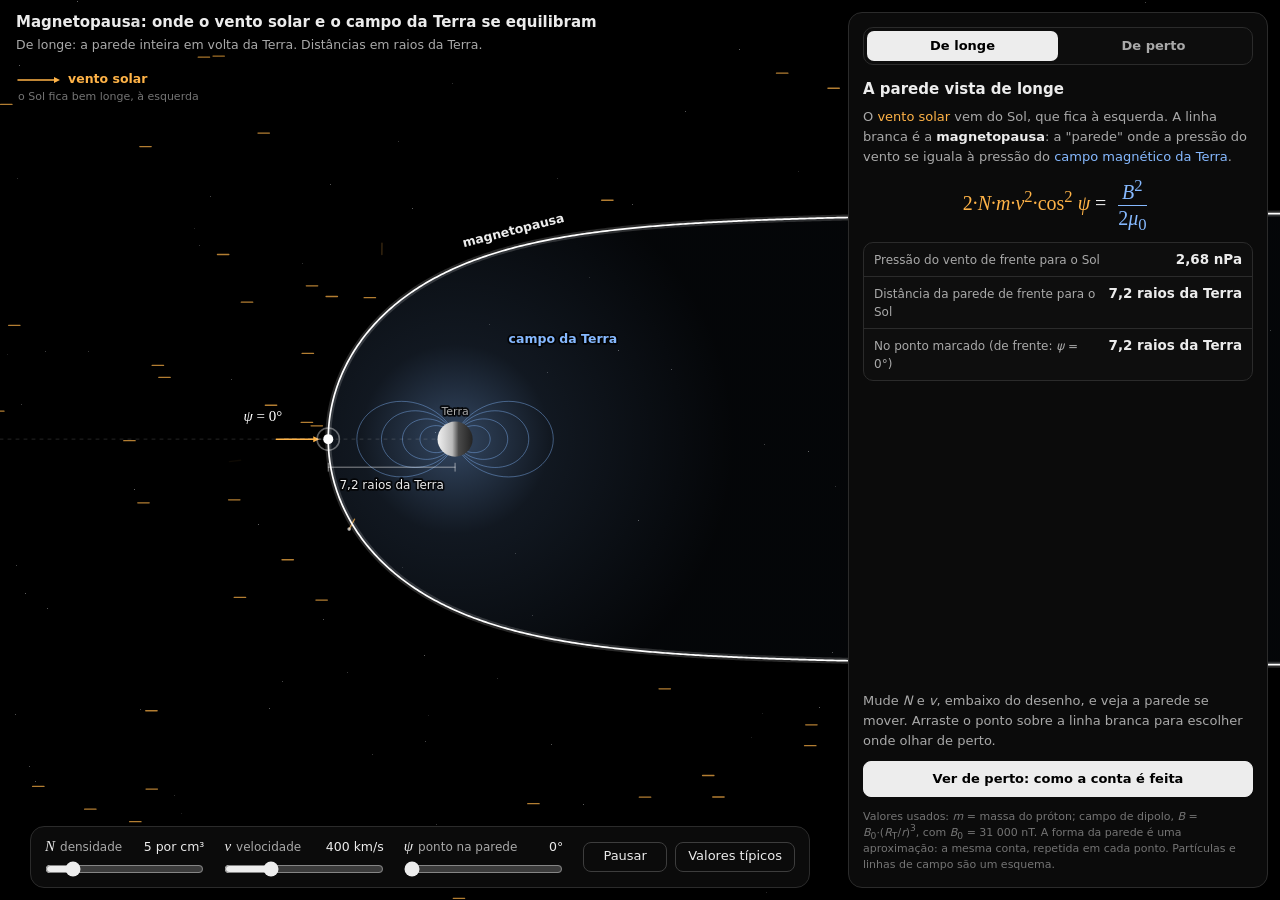
<file: animacoes/magnetopausa.html>
<!doctype html>
<!--
  =============================================================================
  magnetopausa.html: animação do Mapa de Estudos Sol–Terra.

  O que mostra: onde fica a magnetopausa, a "parede" em que a pressão do vento
  solar se iguala à pressão magnética do campo da Terra.
    • De longe: a magnetopausa inteira em volta da Terra. A forma vem da
      mesma conta de equilíbrio, repetida em cada ponto da parede.
    • De perto: um pedaço da parede, com a conta feita em cinco passos. Ao
      lado, em cada passo: a fórmula, a conta com os números e o resultado.

  A física segue a descrição escrita por quem mantém o mapa:
    partículas que batem por segundo, por m²:      N·v·cos ψ
    momento entregue por cada uma:                 2·m·v·cos ψ
    pressão do vento:                              2·N·m·v²·cos² ψ
    equilíbrio com a pressão magnética:            2·N·m·v²·cos² ψ = B²/2μ₀

  Para chegar a uma distância, a animação precisou assumir três coisas, que
  estão na seção 2 do script e aparecem na tela:
    • m é a massa do próton;
    • o campo da Terra cai com a distância como um dipolo: B = B₀·(R_T/r)³;
    • B₀ = 31 000 nT (campo na superfície, no equador).
  Essas suposições ainda vão ser conferidas (com o professor). Para trocar um
  valor, basta mudar a constante na seção 2: MASSA, CAMPO_NA_SUPERFICIE ou
  FATOR_DO_CAMPO (o campo junto à parede, em relação ao dipolo puro).

  Feita a partir de animacoes/_modelo.html, seguindo animacoes/CONTRATO.md.
  =============================================================================
-->
<html lang="pt-BR">
<head>
  <meta charset="utf-8">
  <meta name="viewport" content="width=device-width, initial-scale=1">
  <title>Magnetopausa: equilíbrio de pressões</title>
  <style>
    /* Cores: branco e cinzas, mais duas cores com significado:
       laranja = vento solar; azul = campo magnético da Terra. */
    :root {
      --vento: #ffb347;
      --campo: #86b9ff;
      --texto: #ececec;
      --texto-2: #a9a9a9;
      --texto-3: #747474;
      --borda: #2b2b2b;
      --borda-forte: #3d3d3d;
      --fonte-mat: Cambria, 'Cambria Math', 'STIX Two Text', Georgia, 'Times New Roman', serif;
      --largura-painel: clamp(300px, 34vw, 420px);
    }
    * { box-sizing: border-box; }
    html, body {
      margin: 0;
      width: 100%;
      height: 100%;
      overflow: hidden;
      background: #000;
      color: var(--texto);
      font: 14px/1.45 system-ui, -apple-system, 'Segoe UI', Roboto, Arial, sans-serif;
      -webkit-font-smoothing: antialiased;
    }
    button, input { font: inherit; color: inherit; }
    sub, sup { line-height: 0; }
    [hidden] { display: none !important; }

    /* O desenho ocupa a área inteira. Por cima dele ficam o título, o painel
       de explicação (à direita) e a barra de controles (embaixo do desenho). */
    #tela { position: fixed; inset: 0; width: 100%; height: 100%; display: block; touch-action: none; }

    .topo {
      position: fixed;
      left: 16px;
      top: 12px;
      max-width: calc(100% - var(--largura-painel) - 52px);
      pointer-events: none;
      text-shadow: 0 0 4px #000, 0 0 10px #000, 0 0 16px #000;
    }
    .topo h1 { margin: 0; font-size: 15px; font-weight: 600; }
    .topo p { margin: 2px 0 0; font-size: 12.5px; color: var(--texto-2); }
    .curto { display: none; }          /* versão curta de um texto, para telas estreitas (troca com .longo) */
    .vento { color: var(--vento); }
    .campo { color: var(--campo); }

    /* ---- Painel de explicação ---- */
    #painel {
      position: fixed;
      top: 12px;
      right: 12px;
      bottom: 12px;
      width: var(--largura-painel);
      display: flex;
      flex-direction: column;
      gap: 12px;
      padding: 14px;
      border: 1px solid var(--borda);
      border-radius: 14px;
      background: #0b0b0b;
      overflow: hidden;
    }
    .visoes {
      flex: none;
      display: flex;
      padding: 3px;
      border: 1px solid var(--borda);
      border-radius: 10px;
      background: #0d0d0d;
    }
    .visoes button {
      flex: 1;
      height: 30px;
      padding: 0 10px;
      border: 0;
      border-radius: 7px;
      background: transparent;
      color: var(--texto-2);
      font-size: 13px;
      font-weight: 600;
      white-space: nowrap;
      cursor: pointer;
    }
    .visoes button:hover { color: var(--texto); }
    .visoes button.ativo { background: #ededed; color: #000; }
    .conteudo { flex: 1; min-height: 0; overflow-x: hidden; overflow-y: auto; scrollbar-width: thin; scrollbar-color: #333 transparent; }

    /* Visão de longe: resumo. */
    #resumo h2 { margin: 2px 0 6px; font-size: 15px; font-weight: 600; }
    #resumo p { margin: 0 0 10px; font-size: 13px; line-height: 1.55; color: var(--texto-2); }
    #resumo p b { color: var(--texto); font-weight: 600; }
    .dica { margin: 0 0 10px; font-size: 13px; line-height: 1.55; color: var(--texto-2); }
    .leituras { margin: 0; border: 1px solid var(--borda); border-radius: 10px; background: #0e0e0e; }
    .leituras div { display: flex; align-items: baseline; justify-content: space-between; gap: 12px; padding: 7px 10px; }
    .leituras div + div { border-top: 1px solid var(--borda); }
    .leituras dt { font-size: 12px; color: var(--texto-2); }
    .leituras dd { margin: 0; font-size: 13.5px; font-weight: 600; white-space: nowrap; font-variant-numeric: tabular-nums; }

    /* Visão de perto: os cinco passos da conta. */
    #passos { list-style: none; margin: 0; padding: 0; display: flex; flex-direction: column; gap: 6px; }
    .passo { border: 1px solid var(--borda); border-radius: 10px; background: #0e0e0e; }
    .passo-titulo {
      display: flex;
      align-items: center;
      gap: 9px;
      width: 100%;
      padding: 8px 10px;
      border: 0;
      background: transparent;
      color: var(--texto-2);
      font-size: 13px;
      font-weight: 600;
      text-align: left;
      cursor: pointer;
    }
    .passo-titulo:hover { color: var(--texto); }
    .numero {
      flex: none;
      display: inline-grid;
      place-items: center;
      width: 20px;
      height: 20px;
      border: 1px solid var(--borda-forte);
      border-radius: 50%;
      font-size: 11.5px;
    }
    .passo.ativo { border-color: #5a5a5a; background: #131313; }
    .passo.ativo .passo-titulo { color: #fff; cursor: default; }
    .passo.ativo .numero { background: #ededed; border-color: #ededed; color: #000; }
    .passo-corpo { display: none; padding: 0 12px 12px; }
    .passo.ativo .passo-corpo { display: block; }

    /* Fórmulas: letras em itálico, como num livro. */
    .formula { font-family: var(--fonte-mat); font-size: 19px; line-height: 1.55; white-space: nowrap; }
    .formula.pequena { font-size: 16px; }
    .formula.central { text-align: center; padding: 4px 0 12px; font-size: 20px; }
    .formula small { font-family: system-ui, sans-serif; font-size: 11.5px; color: var(--texto-3); margin-right: 8px; }
    .fr { display: inline-flex; flex-direction: column; align-items: center; vertical-align: middle; margin: 0 0.12em; line-height: 1.15; }
    .fr > span:first-child { padding: 0 0.22em 0.04em; border-bottom: 1px solid currentColor; }
    .fr > span:last-child { padding: 0.04em 0.22em 0; }
    /* Ao abrir um passo, a fórmula "se escreve" da esquerda para a direita;
       logo depois aparecem a conta com os números e o resultado. */
    @keyframes escrever { from { clip-path: inset(0 100% 0 0); } to { clip-path: inset(0 -6px 0 0); } }
    @keyframes surgir { from { opacity: 0; transform: translateY(3px); } to { opacity: 1; transform: none; } }
    .passo.ativo .formula { animation: escrever 0.9s ease-out both; }
    .passo.ativo .conta { animation: surgir 0.4s ease-out 0.6s both; }
    .passo.ativo .valor { animation: surgir 0.4s ease-out 0.85s both; }
    .conta { margin-top: 5px; font-size: 12.5px; color: var(--texto-2); font-variant-numeric: tabular-nums; }
    .valor { margin-top: 2px; font-size: 13px; font-variant-numeric: tabular-nums; }
    .barras + .valor { margin-top: 8px; }
    .conta sup, .valor sup, .legenda sup { font-size: 0.72em; }
    .explicacao { margin: 8px 0 0; font-size: 12.5px; line-height: 1.5; color: var(--texto-2); }
    /* O que é cada letra, com o valor de agora. */
    .legenda { margin: 8px 0 0; display: grid; grid-template-columns: auto minmax(0, 1fr); gap: 3px 9px; font-size: 12px; line-height: 1.45; color: var(--texto-2); }
    .legenda dt { font-family: var(--fonte-mat); font-style: italic; font-size: 14px; line-height: 1.25; color: var(--texto); white-space: nowrap; }
    .legenda dt sub { font-style: normal; }
    .legenda dt.unidade { font-family: inherit; font-style: normal; font-size: 12px; line-height: 1.45; }
    .legenda dd { margin: 0; font-variant-numeric: tabular-nums; }

    /* Passo 5: as duas pressões lado a lado. */
    .barras { margin-top: 10px; display: grid; gap: 6px; }
    .barra { display: grid; grid-template-columns: 46px 1fr 62px; align-items: center; gap: 8px; font-size: 12px; }
    .barra .trilho { height: 8px; border-radius: 4px; background: #1d1d1d; overflow: hidden; }
    .barra .nivel { display: block; height: 100%; border-radius: 4px; }
    .barra .nivel.vento { background: var(--vento); }
    .barra .nivel.campo { background: var(--campo); }
    .barra .num { text-align: right; color: var(--texto); font-variant-numeric: tabular-nums; }

    /* Rodapé do painel: o convite para ver de perto, ou a troca de passo. */
    .rodape, .navegacao { flex: none; }
    .navegacao { display: flex; align-items: center; justify-content: space-between; gap: 8px; }
    .navegacao .botao { padding: 0 8px; gap: 2px; }
    #contador-de-passos { font-size: 12.5px; color: var(--texto-2); white-space: nowrap; }
    .pontos { display: none; gap: 6px; }
    .pontos button {
      width: 24px;
      height: 24px;
      padding: 0;
      border: 1px solid var(--borda-forte);
      border-radius: 50%;
      background: transparent;
      color: var(--texto-2);
      font-size: 11.5px;
      font-weight: 600;
      cursor: pointer;
    }
    .pontos button:hover { color: #fff; border-color: #6a6a6a; }
    .pontos button.ativo { background: #ededed; border-color: #ededed; color: #000; cursor: default; }

    .botao {
      display: inline-flex;
      align-items: center;
      justify-content: center;
      gap: 6px;
      height: 30px;
      padding: 0 12px;
      border: 1px solid var(--borda-forte);
      border-radius: 8px;
      background: transparent;
      color: var(--texto);
      font-size: 13px;
      white-space: nowrap;
      cursor: pointer;
    }
    .botao:hover { background: #1b1b1b; }
    .botao:disabled { opacity: 0.35; cursor: default; background: transparent; }
    .botao svg { flex: none; width: 15px; height: 15px; fill: none; stroke: currentColor; stroke-width: 2; stroke-linecap: round; stroke-linejoin: round; }
    .botao.principal { background: #ededed; border-color: #ededed; color: #000; font-weight: 600; }
    .botao.principal:hover { background: #fff; }
    .botao.principal:disabled { background: #ededed; }
    .botao.largo { width: 100%; height: 36px; }
    .nota { flex: none; margin: 0; font-size: 11px; line-height: 1.45; color: var(--texto-3); }

    /* ---- Controles: uma barra embaixo do desenho, à esquerda do painel ---- */
    .controles {
      position: fixed;
      left: 12px;
      right: calc(var(--largura-painel) + 32px);
      bottom: 12px;
      max-width: 780px;
      margin: 0 auto;
      display: grid;
      grid-template-columns: repeat(3, minmax(0, 1fr)) auto;
      align-items: center;
      gap: 8px 20px;
      padding: 9px 14px 10px;
      border: 1px solid var(--borda);
      border-radius: 14px;
      background: #0b0b0b;
    }
    .controle { display: grid; grid-template-columns: minmax(0, 1fr) auto; align-items: baseline; gap: 3px 8px; font-size: 12.5px; color: var(--texto-2); }
    .controle .nome { white-space: nowrap; overflow: hidden; }
    .controle .nome i { font-family: var(--fonte-mat); font-size: 15px; color: var(--texto); margin-right: 5px; }
    .controle .nome small { font-size: 12px; }
    .controle output { text-align: right; color: var(--texto); font-variant-numeric: tabular-nums; white-space: nowrap; }
    .controle input { grid-column: 1 / -1; }
    input[type="range"] { width: 100%; min-width: 0; height: 16px; margin: 0; accent-color: #ededed; cursor: pointer; }
    .botoes { display: flex; gap: 8px; }
    #bt-pausar { min-width: 84px; }

    /* Só uma das duas partes do conteúdo aparece de cada vez. */
    body:not(.perto) .so-perto { display: none !important; }
    body.perto .so-longe { display: none !important; }

    /* ---- Janelas baixas: só o passo aberto aparece, com os números 1 a 5 para trocar ---- */
    @media (max-height: 700px) {
      .passo:not(.ativo) { display: none; }
      .pontos { display: flex; }
      #contador-de-passos { display: none; }
    }
    @media (max-height: 540px) {
      .dica { display: none; }
    }
    @media (max-height: 520px) {
      .nota { display: none; }
    }
    @media (max-height: 460px) {
      #painel { top: 8px; bottom: 8px; padding: 12px; gap: 10px; }
      .controles { bottom: 8px; }
    }
    /* ---- Janelas mais estreitas: a barra de controles e o painel encolhem ---- */
    @media (max-width: 1180px) {
      .controle .nome small { display: none; }
    }
    @media (max-width: 1060px) {
      .navegacao .rotulo { display: none; }
      .navegacao .botao { width: 34px; padding: 0; }
    }
    @media (max-width: 1000px) and (max-height: 700px) {
      .dica { display: none; }
    }
    @media (max-width: 1000px) and (max-height: 640px) {
      .nota { display: none; }
    }
    @media (max-width: 920px) {
      .controles { gap: 8px 14px; }
      #bt-tipico { display: none; }
      #bt-pausar { min-width: 76px; }
    }
    @media (max-width: 860px) {
      .longo { display: none; }
      .curto { display: inline; }
    }

    /* ---- Telas estreitas (ou muito baixas): tudo num painel compacto, embaixo ---- */
    @media (max-width: 760px), (max-height: 380px) {
      :root { --largura-painel: 0px; }
      .topo { left: 12px; top: 8px; max-width: calc(100% - 24px); }
      .topo h1 { font-size: 13px; }
      .topo p { font-size: 11.5px; }
      #painel {
        top: auto;
        left: 8px;
        right: 8px;
        bottom: 8px;
        width: auto;
        max-height: 62%;
        display: grid;
        grid-template-columns: minmax(0, 1fr) auto;
        grid-template-rows: auto minmax(0, 1fr) auto;
        gap: 8px;
        padding: 10px;
        border-radius: 12px;
      }
      .visoes { grid-column: 1; grid-row: 1; }
      body:not(.perto) .visoes { grid-column: 1 / -1; }
      .navegacao { grid-column: 2; grid-row: 1; }
      .navegacao .botao { width: 32px; padding: 0; }
      .navegacao .rotulo, .pontos, #contador-de-passos { display: none; }
      .conteudo { grid-column: 1 / -1; grid-row: 2; }
      .controles {
        position: static;
        grid-column: 1 / -1;
        grid-row: 3;
        max-width: none;
        margin: 0;
        padding: 0;
        border: 0;
        border-radius: 0;
        background: transparent;
        gap: 8px 10px;
        align-items: end;
      }
      .passo:not(.ativo) { display: none; }
      .passo, .passo.ativo { border: 0; background: transparent; }
      .passo-titulo { padding: 0 0 2px; }
      .passo-corpo { padding: 0; }
      .numero { display: none; }
      .formula { font-size: 16px; }
      .formula.central { padding: 0 0 6px; font-size: 16px; text-align: left; }
      .explicacao, .legenda, .conta, .barras, .nota, .rodape, #resumo h2, #resumo p { display: none; }
      .valor, .barras + .valor { margin-top: 2px; }
      .leituras { margin: 0; }
      .leituras div { padding: 5px 8px; }
      .leituras dd { font-size: 12.5px; }
      .controle { font-size: 11.5px; gap: 0 4px; }
      .controle .nome small { display: none; }
      #bt-tipico { display: none; }
      #bt-pausar { min-width: 0; }
    }
    @media (max-height: 420px) and (max-width: 760px), (max-height: 380px) {
      .topo p, .passo-titulo, .formula.central, .leituras div:first-child { display: none; }
      .leituras div:nth-child(2) { border-top: 0; }
      .valor { font-size: 12px; }
    }
    @media (max-width: 420px) {
      .passo .formula small { display: none; }
      .formula { font-size: 14.5px; }
    }
    @media (prefers-reduced-motion: reduce) {
      .passo.ativo .formula, .passo.ativo .conta, .passo.ativo .valor { animation: none; }
    }
  </style>
</head>
<body>
  <canvas id="tela"></canvas>

  <div class="topo">
    <h1>Magnetopausa<span class="longo" data-texto="titulo-complemento">: onde o vento solar e o campo da Terra se equilibram</span></h1>
    <p id="subtitulo"></p>
  </div>

  <aside id="painel" aria-label="Explicação e controles">
    <div class="visoes" role="group" aria-label="Visão">
      <button id="bt-longe" type="button" class="ativo" aria-pressed="true">De longe</button>
      <button id="bt-perto" type="button" aria-pressed="false">De perto</button>
    </div>

    <div class="conteudo">
      <!-- Visão de longe -->
      <section id="resumo" class="so-longe">
        <h2 data-texto="resumo-titulo">A parede vista de longe</h2>
        <p data-texto="resumo-texto">O <span class="vento">vento solar</span> vem do Sol, que fica à esquerda. A linha branca é a
          <b>magnetopausa</b>: a "parede" onde a pressão do vento se iguala à pressão do
          <span class="campo">campo magnético da Terra</span>.</p>
        <div class="formula central">
          <span class="vento">2·<i>N</i>·<i>m</i>·<i>v</i><sup>2</sup>·cos<sup>2</sup> <i>ψ</i></span> =
          <span class="campo"><span class="fr"><span><i>B</i><sup>2</sup></span><span>2<i>μ</i><sub>0</sub></span></span></span>
        </div>
        <dl class="leituras">
          <div><dt data-texto="leitura-l-pressao">Pressão do vento de frente para o Sol</dt><dd id="l-pressao"></dd></div>
          <div><dt data-texto="leitura-l-distancia">Distância da parede de frente para o Sol</dt><dd id="l-distancia"></dd></div>
          <div><dt id="l-ponto-nome"></dt><dd id="l-ponto"></dd></div>
        </dl>
      </section>

      <!-- Visão de perto: a conta em cinco passos. Em cada um: a fórmula, a conta
           com os números de agora, o resultado e o que é cada letra. -->
      <ol id="passos" class="so-perto">
        <li class="passo" data-passo="0">
          <button class="passo-titulo" type="button"><span class="numero">1</span><span data-texto="passo-1-titulo">Partículas que batem na parede</span></button>
          <div class="passo-corpo">
            <div class="formula vento"><i>N</i>·<i>v</i>·cos <i>ψ</i></div>
            <div class="conta" id="conta-0"></div>
            <div class="valor" id="valor-0"></div>
            <p class="explicacao" data-texto="passo-1-explicacao">É o número de partículas que batem, por segundo, em cada m² da magnetopausa.</p>
            <dl class="legenda">
              <dt>N</dt><dd id="leg-n"></dd>
              <dt>v</dt><dd id="leg-v"></dd>
              <dt>ψ</dt><dd id="leg-psi"></dd>
            </dl>
          </div>
        </li>
        <li class="passo" data-passo="1">
          <button class="passo-titulo" type="button"><span class="numero">2</span><span data-texto="passo-2-titulo">Momento que cada partícula entrega</span></button>
          <div class="passo-corpo">
            <div class="formula pequena vento" id="formula-1"></div>
            <div class="conta" id="conta-1"></div>
            <div class="valor" id="valor-1"></div>
            <p class="explicacao" id="explicacao-1"></p>
            <dl class="legenda">
              <dt>m</dt><dd id="leg-m"></dd>
            </dl>
          </div>
        </li>
        <li class="passo" data-passo="2">
          <button class="passo-titulo" type="button"><span class="numero">3</span><span data-texto="passo-3-titulo">Pressão do vento solar</span></button>
          <div class="passo-corpo">
            <div class="formula pequena vento">(<i>N</i>·<i>v</i>·cos <i>ψ</i>) × (2·<i>m</i>·<i>v</i>·cos <i>ψ</i>)<br>
              = 2·<i>N</i>·<i>m</i>·<i>v</i><sup>2</sup>·cos<sup>2</sup> <i>ψ</i></div>
            <div class="conta" id="conta-2"></div>
            <div class="valor" id="valor-2"></div>
            <p class="explicacao" data-texto="passo-3-explicacao">Partículas por segundo vezes o momento de cada uma: é o momento transferido, por segundo,
              a cada m² da magnetopausa. Isso é uma pressão.</p>
            <dl class="legenda">
              <dt class="unidade">nPa</dt><dd data-texto="passo-3-legenda">nanopascal: 1 nPa = 10<sup>−9</sup> Pa (pascal, a unidade de pressão)</dd>
            </dl>
          </div>
        </li>
        <li class="passo" data-passo="3">
          <button class="passo-titulo" type="button"><span class="numero">4</span><span data-texto="passo-4-titulo">Pressão magnética do campo da Terra</span></button>
          <div class="passo-corpo">
            <div class="formula campo"><span class="fr"><span><i>B</i><sup>2</sup></span><span>2<i>μ</i><sub>0</sub></span></span></div>
            <div class="conta" id="conta-3"></div>
            <div class="valor" id="valor-3"></div>
            <p class="explicacao" data-texto="passo-4-explicacao">Do outro lado da parede, o campo magnético da Terra empurra de volta. Quanto mais perto
              da Terra, mais forte é o campo.</p>
            <dl class="legenda">
              <dt>B</dt><dd id="leg-b"></dd>
              <dt>μ<sub>0</sub></dt><dd id="leg-mu"></dd>
            </dl>
          </div>
        </li>
        <li class="passo" data-passo="4">
          <button class="passo-titulo" type="button"><span class="numero">5</span><span data-texto="passo-5-titulo">Equilíbrio: onde fica a parede</span></button>
          <div class="passo-corpo">
            <div class="formula pequena">
              <span class="vento">2·<i>N</i>·<i>m</i>·<i>v</i><sup>2</sup>·cos<sup>2</sup> <i>ψ</i></span> =
              <span class="campo"><span class="fr"><span><i>B</i><sup>2</sup></span><span>2<i>μ</i><sub>0</sub></span></span></span>
            </div>
            <div class="barras">
              <div class="barra"><span class="vento">vento</span><span class="trilho"><span class="nivel vento" id="barra-vento"></span></span><span class="num" id="num-vento"></span></div>
              <div class="barra"><span class="campo">campo</span><span class="trilho"><span class="nivel campo" id="barra-campo"></span></span><span class="num" id="num-campo"></span></div>
            </div>
            <div class="valor" id="valor-4"></div>
            <p class="explicacao" data-texto="passo-5-explicacao">As duas pressões só se igualam numa distância, porque o campo cai depressa ao se afastar
              da Terra: <i>B</i> = <i>B</i><sub>0</sub>·(<i>R</i><sub>T</sub>/<i>r</i>)<sup>3</sup>. Mude <i>N</i> ou <i>v</i>
              e veja a parede procurar o novo lugar.</p>
            <dl class="legenda">
              <dt>B<sub>0</sub></dt><dd id="leg-b0"></dd>
              <dt>R<sub>T</sub>, r</dt><dd data-texto="passo-5-legenda">raio da Terra e distância até o centro dela</dd>
            </dl>
          </div>
        </li>
      </ol>
    </div>

    <div class="rodape so-longe">
      <p class="dica" data-texto="dica">Mude <i>N</i> e <i>v</i>, embaixo do desenho, e veja a parede se mover. Arraste o ponto sobre a
        linha branca para escolher onde olhar de perto.</p>
      <button id="bt-ver-de-perto" type="button" class="botao principal largo" data-texto="botao-ver-de-perto">Ver de perto: como a conta é feita</button>
    </div>
    <div class="navegacao so-perto">
      <button id="bt-anterior" type="button" class="botao" title="Passo anterior" aria-label="Passo anterior">
        <svg viewBox="0 0 24 24" aria-hidden="true"><path d="m15 5-7 7 7 7"/></svg><span class="rotulo">Anterior</span></button>
      <span id="contador-de-passos"></span>
      <div class="pontos" role="group" aria-label="Ir para o passo">
        <button type="button" data-passo="0" title="Passo 1: partículas que batem na parede">1</button>
        <button type="button" data-passo="1" title="Passo 2: momento que cada partícula entrega">2</button>
        <button type="button" data-passo="2" title="Passo 3: pressão do vento solar">3</button>
        <button type="button" data-passo="3" title="Passo 4: pressão magnética do campo da Terra">4</button>
        <button type="button" data-passo="4" title="Passo 5: equilíbrio">5</button>
      </div>
      <button id="bt-proximo" type="button" class="botao principal" title="Próximo passo" aria-label="Próximo passo">
        <span class="rotulo">Próximo</span><svg viewBox="0 0 24 24" aria-hidden="true"><path d="m9 5 7 7-7 7"/></svg></button>
    </div>

    <!-- Os controles ficam numa barra embaixo do desenho (em telas estreitas, dentro do painel). -->
    <div class="controles" role="group" aria-label="Controles">
      <label class="controle"><span class="nome" data-texto="controle-c-n"><i>N</i><small>densidade</small></span><output id="o-n"></output>
        <input id="c-n" type="range" min="1" max="30" step="0.5" value="5"></label>
      <label class="controle"><span class="nome" data-texto="controle-c-v"><i>v</i><small>velocidade</small></span><output id="o-v"></output>
        <input id="c-v" type="range" min="250" max="800" step="10" value="400"></label>
      <label class="controle"><span class="nome" data-texto="controle-c-psi"><i>ψ</i><small>ponto na parede</small></span><output id="o-psi"></output>
        <input id="c-psi" type="range" min="0" max="80" step="1" value="0"></label>
      <div class="botoes">
        <button id="bt-pausar" type="button" class="botao">Pausar</button>
        <button id="bt-tipico" type="button" class="botao" title="N = 5 por cm³ e v = 400 km/s">Valores típicos</button>
      </div>
    </div>

    <p class="nota" id="nota"></p>
  </aside>

  <script type="application/json" id="textos-editados">
{
  "versao": 1,
  "painel": {},
  "gerados": {},
  "desenho": {}
}
</script>
  <script>
    'use strict';

    // -------------------------------------------------------------------------
    // 1. Esc fecha a janela do mapa (trecho obrigatório do contrato).
    // -------------------------------------------------------------------------
    window.addEventListener('keydown', (evento) => {
      if (evento.key === 'Escape') window.parent.postMessage({ tipo: 'fechar-animacao' }, '*');
    });

    // -------------------------------------------------------------------------
    // Textos editáveis (veja animacoes/CONTRATO.md, "Textos editáveis").
    //   No app, o botão "Editar textos" da janela da animação troca: os textos fixos do painel (marcados com
    //   data-texto), os textos do painel montados por este script (H_`…`) e os textos do desenho (T_`…`).
    //   As trocas ficam no bloco JSON "textos-editados", perto do fim do HTML; o texto original continua aqui no
    //   código. Dentro de T_`…` e H_`…`, cada ${…} vira um marcador {0}, {1}…: é onde entram os números.
    //   (T_ e H_ têm o traço para não colidir com variáveis da animação, como T de temperatura.)
    // -------------------------------------------------------------------------
    const TEXTOS_EDITADOS = (() => {
      const ler = (json) => {
        try {
          const d = JSON.parse(json);
          return { painel: d.painel || {}, gerados: d.gerados || {}, desenho: d.desenho || {} };
        } catch {
          return null;
        }
      };
      // A prévia que o app manda no endereço (depois do #) vale mais que os textos gravados no arquivo.
      const previa = new URLSearchParams(location.hash.slice(1)).get('textos');
      const bloco = document.getElementById('textos-editados');
      return (previa && ler(previa)) || (bloco && ler(bloco.textContent)) || { painel: {}, gerados: {}, desenho: {} };
    })();
    const ENFEITES_PERMITIDOS = { B: 'b', STRONG: 'b', I: 'i', EM: 'i', SUP: 'sup', SUB: 'sub', SMALL: 'small', BR: 'br', SPAN: 'span' };
    /** Deixa só os enfeites permitidos: negrito, itálico, sobrescrito, subscrito, letra menor, quebra de linha e
     *  trechos (span), com a classe e nenhum outro atributo. */
    function textoSeguro(html) {
      const modelo = document.createElement('template');
      modelo.innerHTML = String(html);
      const copiar = (origem, destino) => {
        for (const no of origem.childNodes) {
          if (no.nodeType === Node.TEXT_NODE) destino.append(no.nodeValue);
          else if (no.nodeType === Node.ELEMENT_NODE && no.tagName !== 'SCRIPT' && no.tagName !== 'STYLE') {
            const nome = ENFEITES_PERMITIDOS[no.tagName];
            if (!nome) {
              copiar(no, destino);
              continue;
            }
            const novo = document.createElement(nome);
            const classe = no.getAttribute('class');
            if (/^[a-z][a-z0-9-]*( [a-z][a-z0-9-]*)*$/.test(classe || '')) novo.className = classe;     // longo, curto, cores…
            copiar(no, novo);
            destino.append(novo);
          }
        }
      };
      const saida = document.createElement('div');
      copiar(modelo.content, saida);
      return saida.innerHTML;
    }
    /** A chave de um texto do código: o próprio texto, com {0}, {1}… no lugar de cada ${…}. */
    const chaveDoTexto = (partes) => partes.reduce((chave, parte, i) => chave + (i ? `{${i - 1}}` : '') + parte, '');
    const encaixarValores = (modelo, valores) => modelo.replace(/\{(\d+)\}/g, (marca, n) => (Number(n) < valores.length ? String(valores[n]) : marca));
    const textosVistos = new Map();       // texto do desenho → quando apareceu (o app pergunta o que está na tela)
    /** Um texto do desenho (simples, sem enfeites). */
    function T_(partes, ...valores) {
      const chave = chaveDoTexto(partes);
      textosVistos.set(chave, performance.now());
      const trocado = TEXTOS_EDITADOS.desenho[chave];
      return encaixarValores(typeof trocado === 'string' ? trocado : chave, valores);
    }
    /** Um texto do painel montado por este script (pode ter negrito, itálico, sobrescrito…). */
    function H_(partes, ...valores) {
      const chave = chaveDoTexto(partes);
      const trocado = TEXTOS_EDITADOS.gerados[chave];
      return encaixarValores(typeof trocado === 'string' ? textoSeguro(trocado) : chave, valores);
    }
    // Os textos fixos do painel (marcados com data-texto) recebem as trocas assim que a página abre.
    for (const elemento of document.querySelectorAll('[data-texto]')) {
      const trocado = TEXTOS_EDITADOS.painel[elemento.dataset.texto];
      if (typeof trocado === 'string') elemento.innerHTML = textoSeguro(trocado);
    }
    /** Conta ao app onde a animação está (para a prévia dos textos voltar ao mesmo lugar). */
    function avisarOndeEsta() {
      const lugar = typeof estado === 'object' && estado ? estado : {};     // estado.perto, .passo e .parte, se houver
      window.parent.postMessage({ tipo: 'animacao-esta-em', perto: Boolean(lugar.perto), passo: Number(lugar.passo) || 0,
        parte: Number(lugar.parte) || 0 }, '*');
    }
    /** Numa prévia, volta à vista, ao passo e à parte de antes (vêm no endereço, depois do #). Fica no fim do script. */
    function voltarAoLugarDaPrevia() {
      const dados = new URLSearchParams(location.hash.slice(1));
      if (dados.get('perto') === '1' && typeof mostrarVisao === 'function') {
        mostrarVisao(true);
        if (typeof mostrarPasso === 'function') mostrarPasso(Number(dados.get('passo')) || 0);
        if (typeof mostrarParte === 'function') mostrarParte(Number(dados.get('parte')) || 0);
      }
      avisarOndeEsta();
    }
    // O app pode perguntar quais textos do desenho estão na tela agora (os usados no último segundo).
    window.addEventListener('message', (evento) => {
      if (evento.source !== window.parent || evento.data?.tipo !== 'quais-textos-na-tela') return;
      const agora = performance.now();
      const chaves = [...textosVistos].filter(([, quando]) => agora - quando < 1000).map(([chave]) => chave);
      window.parent.postMessage({ tipo: 'textos-na-tela', chaves }, '*');
    });

    // -------------------------------------------------------------------------
    // 2. Valores e contas. Tudo o que é física está aqui, em unidades do SI.
    // -------------------------------------------------------------------------
    const MU0 = 4e-7 * Math.PI;             // μ₀, permeabilidade do vácuo (T·m/A)
    const MASSA = 1.6726e-27;               // m: massa do próton (kg)
    const CAMPO_NA_SUPERFICIE = 3.1e-5;     // B₀: campo da Terra na superfície, no equador (T)
    // Multiplica o campo de dipolo junto à parede. Com 1, vale o dipolo puro,
    // como na descrição. (Há livros que usam 2, pela compressão do campo.)
    const FATOR_DO_CAMPO = 1;
    const TIPICO = { N: 5, v: 400 };        // N em partículas por cm³; v em km/s

    /** Pressão do vento solar na parede: 2·N·m·v²·cos² ψ (em pascal). */
    function pressaoDoVento(N, v, psi) {
      const c = Math.cos(psi);
      return 2 * (N * 1e6) * MASSA * (v * 1e3) ** 2 * c * c;
    }
    /** Campo da Terra a "r" raios da Terra do centro: B = B₀·(R_T/r)³ (em tesla). */
    function campoNaDistancia(r) {
      return (FATOR_DO_CAMPO * CAMPO_NA_SUPERFICIE) / r ** 3;
    }
    /** Pressão magnética: B²/2μ₀ (em pascal). */
    function pressaoMagnetica(B) {
      return (B * B) / (2 * MU0);
    }
    /** Distância (em raios da Terra) em que as duas pressões se igualam, de frente para o Sol (ψ = 0). */
    function distanciaDeFrente(N, v) {
      return Math.pow(pressaoMagnetica(FATOR_DO_CAMPO * CAMPO_NA_SUPERFICIE) / pressaoDoVento(N, v, 0), 1 / 6);
    }

    // -------------------------------------------------------------------------
    // 3. A forma da magnetopausa.
    //    Em cada ponto da parede vale o mesmo equilíbrio. Dividindo pelo valor
    //    de frente para o Sol, sobra  cos ψ = (r₀/r)³ : quanto mais longe da
    //    Terra o ponto está, mais inclinada a parede precisa estar em relação
    //    ao vento. Seguindo essa regra passo a passo, a partir do "nariz",
    //    sai a curva inteira. Em unidades de r₀ ela é sempre a mesma, então é
    //    calculada uma vez só. (x aponta para longe do Sol; a Terra fica em 0.)
    // -------------------------------------------------------------------------
    const CURVA = (() => {
      const l = [], x = [], y = [], psi = [];
      const direcao = (px, py) => {
        const c = Math.min(1, Math.hypot(px, py) ** -3);       // cos ψ
        return [Math.sqrt(Math.max(0, 1 - c * c)), c];          // (sen ψ, cos ψ) = direção da parede
      };
      const passo = 0.001;
      let X = -1, Y = 0, L = 0, proximo = 0;
      while (L <= 30) {
        if (L >= proximo - 1e-9) {
          l.push(L); x.push(X); y.push(Y);
          psi.push(Math.acos(Math.min(1, Math.hypot(X, Y) ** -3)));
          proximo += L < 6 ? 0.02 : 0.4;                        // pontos mais juntos perto do nariz
        }
        const [a1, b1] = direcao(X, Y);
        const [a2, b2] = direcao(X + (a1 * passo) / 2, Y + (b1 * passo) / 2);
        X += a2 * passo; Y += b2 * passo; L += passo;
      }
      return { l, x, y, psi, n: l.length };
    })();
    const L_MAXIMO = (() => {                                    // até onde o ponto escolhido pode ir (ψ = 80°)
      for (let i = 0; i < CURVA.n; i++) if (CURVA.psi[i] >= (80 * Math.PI) / 180) return CURVA.l[i];
      return 3;
    })();

    /** Posição do último item de "lista" (crescente) que não passa de "valor". */
    function indiceAbaixo(lista, valor) {
      let a = 0, b = lista.length - 1;
      while (b - a > 1) {
        const meio = (a + b) >> 1;
        if (lista[meio] <= valor) a = meio; else b = meio;
      }
      return a;
    }
    const entre = (a, b, t) => a + (b - a) * t;
    const limitar = (v, min, max) => Math.min(max, Math.max(min, v));

    /** Ponto da curva (metade de cima) a uma distância "L" do nariz, medida ao longo dela. Em unidades de r₀. */
    function pontoDaCurva(L) {
      const valor = limitar(L, 0, CURVA.l[CURVA.n - 1]);
      const i = indiceAbaixo(CURVA.l, valor);
      const t = (valor - CURVA.l[i]) / (CURVA.l[i + 1] - CURVA.l[i] || 1);
      return { x: entre(CURVA.x[i], CURVA.x[i + 1], t), y: entre(CURVA.y[i], CURVA.y[i + 1], t), psi: entre(CURVA.psi[i], CURVA.psi[i + 1], t) };
    }
    /** Distância ao longo da curva em que a parede tem o ângulo "psi". */
    function lDoAngulo(psi) {
      const i = indiceAbaixo(CURVA.psi, psi);
      const t = (psi - CURVA.psi[i]) / (CURVA.psi[i + 1] - CURVA.psi[i] || 1);
      return entre(CURVA.l[i], CURVA.l[i + 1], limitar(t, 0, 1));
    }
    /** Onde a parede está na altura "y" (em r₀): devolve { x, psi } ou null (acima da cauda, o vento passa direto). */
    function paredeNaAltura(y) {
      if (y >= CURVA.y[CURVA.n - 1]) return null;
      const i = indiceAbaixo(CURVA.y, y);
      const t = (y - CURVA.y[i]) / (CURVA.y[i + 1] - CURVA.y[i] || 1);
      return { x: entre(CURVA.x[i], CURVA.x[i + 1], t), psi: entre(CURVA.psi[i], CURVA.psi[i + 1], t) };
    }

    // -------------------------------------------------------------------------
    // 4. Estado da animação.
    // -------------------------------------------------------------------------
    const estado = {
      N: TIPICO.N, v: TIPICO.v,
      l: 0, lado: 1,            // ponto escolhido: distância ao longo da parede (em r₀) e lado (1 = cima, −1 = baixo)
      r0: 0, r0NaTela: 0,       // distância de frente: a de equilíbrio e a desenhada (que vai atrás dela, suavemente)
      perto: false, z: 0,       // visão escolhida e andamento do zoom (0 = de longe, 1 = de perto)
      passo: 0, tempoDoPasso: 0,
      pausado: false,
    };
    estado.r0 = estado.r0NaTela = distanciaDeFrente(estado.N, estado.v);

    /** O ponto escolhido, em raios da Terra, com o ângulo da parede ali. */
    function pontoEscolhido() {
      const p = pontoDaCurva(estado.l);
      // A distância até a Terra sai da própria regra da curva, cos ψ = (r₀/r)³. Assim, no equilíbrio,
      // as duas pressões ficam exatamente iguais (a posição desenhada vem da curva guardada, que é aproximada).
      const r = estado.r0NaTela / Math.cbrt(Math.cos(p.psi));
      return { X: p.x * estado.r0NaTela, Y: p.y * estado.r0NaTela * estado.lado, psi: p.psi, r };
    }
    /** Os números da conta no ponto escolhido. */
    function contas() {
      const p = pontoEscolhido();
      const B = campoNaDistancia(p.r);
      const cos = Math.cos(p.psi);
      return {
        psi: p.psi, cos, r: p.r, B,
        fluxo: estado.N * 1e6 * estado.v * 1e3 * cos,                      // N·v·cos ψ
        momento: 2 * MASSA * estado.v * 1e3 * cos,                         // 2·m·v·cos ψ
        vento: pressaoDoVento(estado.N, estado.v, p.psi),                  // 2·N·m·v²·cos² ψ
        campo: pressaoMagnetica(B),                                        // B²/2μ₀
      };
    }

    // -------------------------------------------------------------------------
    // 5. Tela, tamanho e áreas.
    // -------------------------------------------------------------------------
    const tela = document.getElementById('tela');
    const ctx = tela.getContext('2d');
    const painel = document.getElementById('painel');
    const controles = document.querySelector('.controles');
    let largura = 0, altura = 0;
    // A área livre para o desenho: o que o painel e a barra de controles não cobrem.
    // "fundo" é até onde o desenho aparece (ele continua por trás da barra de controles).
    let cena = { x: 0, y: 0, w: 100, h: 100, fundo: 100 };

    function ajustarTamanho() {
      const escala = window.devicePixelRatio || 1;
      largura = window.innerWidth;
      altura = window.innerHeight;
      tela.width = Math.round(largura * escala);
      tela.height = Math.round(altura * escala);
      ctx.setTransform(escala, 0, 0, escala, 0, 0);
      medirCena();
      desenhar();
    }
    function medirCena() {
      ESPACO_DO_TITULO = Math.round(document.querySelector('.topo').getBoundingClientRect().bottom) + 4;
      const p = painel.getBoundingClientRect();
      if (p.left > largura * 0.3) {
        // Painel ao lado: a barra de controles fica embaixo do desenho.
        const barra = controles.getBoundingClientRect();
        const livre = barra.height > 0 && barra.top > altura * 0.4 ? barra.top - 6 : altura;
        cena = { x: 0, y: 0, w: Math.max(120, p.left - 8), h: Math.max(90, livre), fundo: altura };
      } else {
        // Painel embaixo (telas estreitas): os controles ficam dentro dele.
        const h = Math.max(90, p.top - 4);
        cena = { x: 0, y: 0, w: largura, h, fundo: h };
      }
    }
    window.addEventListener('resize', ajustarTamanho);
    const aoMudarDeTamanho = new ResizeObserver(() => { medirCena(); });
    aoMudarDeTamanho.observe(painel);
    aoMudarDeTamanho.observe(controles);

    let ESPACO_DO_TITULO = 46;                   // altura ocupada pelo título, medida em medirCena()
    const AMPLIACAO = 70;                        // quantas vezes o zoom aumenta até a visão de perto

    /** Visão de longe: escala (pixels por raio da Terra) e posição da Terra na tela. */
    function cameraDeLonge() {
      const S = Math.max(1.5, Math.min(cena.w / 37, (cena.h - ESPACO_DO_TITULO - 8) / 43));
      return { S, ox: cena.x + cena.w / 2 + 2 * S, oy: cena.y + ESPACO_DO_TITULO + (cena.h - ESPACO_DO_TITULO) / 2 };
    }
    /** Visão de perto: ponto da tela por onde a parede passa. */
    function centroDePerto() {
      return { x: cena.x + cena.w * 0.5, y: cena.y + ESPACO_DO_TITULO + (cena.h - ESPACO_DO_TITULO) * 0.5 };
    }
    const suave = (t) => (t <= 0 ? 0 : t >= 1 ? 1 : t * t * (3 - 2 * t));
    const suaveEntre = (a, b, t) => suave((t - a) / (b - a));

    // A projeção do quadro atual: o ponto (PX, PY) do mundo cai em (cx, cy) da
    // tela, com escala S. Durante o zoom, ela vai da visão de longe até o ponto
    // escolhido bem ampliado.
    let projecao = { S: 1, cx: 0, cy: 0, PX: 0, PY: 0 };
    function atualizarProjecao() {
      const camera = cameraDeLonge();
      const P = pontoEscolhido();
      const e = suave(estado.z);
      const longe = { x: camera.ox + P.X * camera.S, y: camera.oy - P.Y * camera.S };
      const alvo = centroDePerto();
      projecao = { S: camera.S * Math.pow(AMPLIACAO, e), cx: entre(longe.x, alvo.x, e), cy: entre(longe.y, alvo.y, e), PX: P.X, PY: P.Y };
    }
    const telaX = (X) => projecao.cx + (X - projecao.PX) * projecao.S;
    const telaY = (Y) => projecao.cy - (Y - projecao.PY) * projecao.S;

    // -------------------------------------------------------------------------
    // 6. Ferramentas de desenho.
    // -------------------------------------------------------------------------
    const FONTE = "system-ui, -apple-system, 'Segoe UI', Roboto, Arial, sans-serif";
    const FONTE_MAT = "Cambria, 'Cambria Math', 'STIX Two Text', Georgia, 'Times New Roman', serif";
    const COR_VENTO = '255, 179, 71';
    const COR_CAMPO = '134, 185, 255';

    /** Fundo escuro arredondado atrás de um rótulo, para ele não se misturar com o que passa por trás. */
    function desenharPlaca(x, y, larguraDoTexto, tamanho, alinhar) {
      const w = larguraDoTexto + 16, h = tamanho + 10;
      const esquerda = alinhar === 'center' ? x - w / 2 : alinhar === 'right' ? x - w + 8 : x - 8;
      ctx.fillStyle = 'rgba(0, 0, 0, 0.62)';
      ctx.beginPath();
      if (ctx.roundRect) ctx.roundRect(esquerda, y - h / 2, w, h, h / 2); else ctx.rect(esquerda, y - h / 2, w, h);
      ctx.fill();
    }
    /** Texto com contorno preto, legível por cima do desenho. Com "placa", ganha também um fundo escuro. */
    function escrever(texto, x, y, { tamanho = 12, cor = '#ececec', alinhar = 'left', peso = 500, base = 'middle', placa = false } = {}) {
      ctx.font = `${peso} ${tamanho}px ${FONTE}`;
      if (placa) desenharPlaca(x, y, ctx.measureText(texto).width, tamanho, alinhar);
      ctx.textAlign = alinhar;
      ctx.textBaseline = base;
      ctx.lineJoin = 'round';
      ctx.lineWidth = 3.5;
      ctx.strokeStyle = 'rgba(0, 0, 0, 0.8)';
      ctx.strokeText(texto, x, y);
      ctx.fillStyle = cor;
      ctx.fillText(texto, x, y);
    }
    /** Pedaços de uma fórmula, cada um com a sua fonte: letras em itálico; números, "cos" e sinais em pé. */
    function partesDaFormula(texto, tamanho) {
      const partes = texto.split(/(cos|sen|[^A-Za-zψμ]+)/).filter(Boolean).map((parte) => ({
        texto: parte,
        fonte: `${/^[A-Za-zψμ]+$/.test(parte) && parte !== 'cos' && parte !== 'sen' ? 'italic ' : ''}${tamanho}px ${FONTE_MAT}`,
        largura: 0,
      }));
      let total = 0;
      for (const parte of partes) {
        ctx.font = parte.fonte;
        parte.largura = ctx.measureText(parte.texto).width;
        total += parte.largura;
      }
      return { partes, total };
    }
    /** Fórmula no canvas. Devolve a largura. */
    function escreverFormula(texto, x, y, { tamanho = 15, cor = '#ffffff', alinhar = 'left', placa = false } = {}) {
      const { partes, total } = partesDaFormula(texto, tamanho);
      if (placa) desenharPlaca(x, y, total, tamanho, alinhar);
      let px = alinhar === 'center' ? x - total / 2 : alinhar === 'right' ? x - total : x;
      ctx.textAlign = 'left';
      ctx.textBaseline = 'middle';
      ctx.lineJoin = 'round';
      ctx.lineWidth = 3.5;
      ctx.strokeStyle = 'rgba(0, 0, 0, 0.8)';
      for (const parte of partes) {
        ctx.font = parte.fonte;
        ctx.strokeText(parte.texto, px, y);
        ctx.fillStyle = cor;
        ctx.fillText(parte.texto, px, y);
        px += parte.largura;
      }
      return total;
    }
    /**
     * Várias linhas, uma embaixo da outra, centralizadas em "x", sobre uma placa escura.
     * Cada linha: { texto, tamanho, cor, peso, formula }. "y" é o meio da primeira linha.
     */
    const ENTRE_LINHAS = 7;
    const alturaDoBloco = (linhas) => linhas.reduce((soma, linha) => soma + linha.tamanho + ENTRE_LINHAS, -ENTRE_LINHAS);
    function escreverBloco(linhas, x, y) {
      let maior = 0;
      for (const linha of linhas) {
        if (linha.formula) maior = Math.max(maior, partesDaFormula(linha.texto, linha.tamanho).total);
        else {
          ctx.font = `${linha.peso ?? 500} ${linha.tamanho}px ${FONTE}`;
          maior = Math.max(maior, ctx.measureText(linha.texto).width);
        }
      }
      const topo = y - linhas[0].tamanho / 2;
      ctx.fillStyle = 'rgba(0, 0, 0, 0.5)';
      ctx.beginPath();
      if (ctx.roundRect) ctx.roundRect(x - maior / 2 - 11, topo - 7, maior + 22, alturaDoBloco(linhas) + 15, 11);
      else ctx.rect(x - maior / 2 - 11, topo - 7, maior + 22, alturaDoBloco(linhas) + 15);
      ctx.fill();
      let py = topo;
      for (const linha of linhas) {
        const meio = py + linha.tamanho / 2;
        if (linha.formula) escreverFormula(linha.texto, x, meio, { tamanho: linha.tamanho, cor: linha.cor, alinhar: 'center' });
        else escrever(linha.texto, x, meio, { tamanho: linha.tamanho, cor: linha.cor, alinhar: 'center', peso: linha.peso ?? 500 });
        py += linha.tamanho + ENTRE_LINHAS;
      }
    }
    /** Seta de (x1, y1) até (x2, y2). */
    function seta(x1, y1, x2, y2, { cor = '#fff', espessura = 1.6, ponta = 7, tracejada = false } = {}) {
      const dx = x2 - x1, dy = y2 - y1;
      const comprimento = Math.hypot(dx, dy);
      if (comprimento < 1) return;
      const ux = dx / comprimento, uy = dy / comprimento;
      ctx.strokeStyle = cor;
      ctx.fillStyle = cor;
      ctx.lineWidth = espessura;
      ctx.lineCap = 'round';
      ctx.setLineDash(tracejada ? [5, 4] : []);
      ctx.beginPath();
      ctx.moveTo(x1, y1);
      ctx.lineTo(x2 - ux * ponta * 0.8, y2 - uy * ponta * 0.8);
      ctx.stroke();
      ctx.setLineDash([]);
      ctx.beginPath();
      ctx.moveTo(x2, y2);
      ctx.lineTo(x2 - ux * ponta - uy * ponta * 0.5, y2 - uy * ponta + ux * ponta * 0.5);
      ctx.lineTo(x2 - ux * ponta + uy * ponta * 0.5, y2 - uy * ponta - ux * ponta * 0.5);
      ctx.closePath();
      ctx.fill();
    }

    // Números em português.
    const numero = (valor, casas = 1) => valor.toLocaleString('pt-BR', { minimumFractionDigits: casas, maximumFractionDigits: casas });
    const graus = (rad) => `${Math.round((rad * 180) / Math.PI)}°`;
    /** "2,00×10¹²" em HTML: três algarismos, para a conta poder ser refeita à mão. */
    function cientifico(valor) {
      let expoente = Math.floor(Math.log10(Math.abs(valor)));
      let mantissa = valor / 10 ** expoente;
      if (Number(mantissa.toFixed(2)) >= 10) { mantissa /= 10; expoente += 1; }      // 9,999 vira 1,00×10
      return `${numero(mantissa, 2)}×10<sup>${String(expoente).replace('-', '−')}</sup>`;
    }
    /** "31 000": milhares separados por espaço (que não quebra a linha). */
    const comMilhar = (valor) => Math.round(valor).toLocaleString('pt-BR').replace(/\./g, ' ');
    const emNanopascal = (pascal) => `${numero(pascal * 1e9, pascal * 1e9 < 10 ? 2 : 1)} nPa`;
    const emNanotesla = (tesla) => `${numero(tesla * 1e9, 0)} nT`;

    // Estrelas de fundo (posições fixas, em frações da tela).
    const ESTRELAS = Array.from({ length: 110 }, (_, i) => {
      const a = Math.sin(i * 127.1 + 3.7) * 43758.5453, b = Math.sin(i * 311.7 + 1.3) * 24634.6345;
      return { u: a - Math.floor(a), v: b - Math.floor(b), brilho: 0.12 + 0.3 * ((i * 37) % 10) / 10 };
    });

    // -------------------------------------------------------------------------
    // 7. Visão de longe: a magnetopausa inteira.
    // -------------------------------------------------------------------------
    const ventoDeLonge = [];    // partículas do vento: { X, Y, vx, vy, bateu, idade } (em raios da Terra)

    function limitesDoMundo(camera) {
      return {
        esquerda: (cena.x - 24 - camera.ox) / camera.S,
        direita: (cena.x + cena.w + 24 - camera.ox) / camera.S,
        meiaAltura: Math.max(camera.oy - cena.y, cena.fundo - camera.oy) / camera.S + 1,
      };
    }
    function renascerDeLonge(p, mundo, emQualquerLugar) {
      p.Y = (Math.random() * 2 - 1) * mundo.meiaAltura;
      p.bateu = false;
      p.idade = 0;
      p.X = mundo.esquerda;
      if (emQualquerLugar) {
        // No começo, o vento já preenche a tela (do lado de fora da parede).
        const parede = paredeNaAltura(Math.abs(p.Y) / estado.r0NaTela);
        const ate = parede ? parede.x * estado.r0NaTela : mundo.direita;
        p.X = mundo.esquerda + Math.random() * (ate - mundo.esquerda);
      }
    }
    function atualizarVentoDeLonge(dt) {
      const camera = cameraDeLonge();
      const mundo = limitesDoMundo(camera);
      const r0 = estado.r0NaTela;
      const quantidade = Math.round(14 + 7 * estado.N);           // mais partículas com N maior
      const rapidez = (0.3 * estado.v) / camera.S;                // velocidade na tela proporcional a v
      while (ventoDeLonge.length < quantidade) {
        const p = { X: 0, Y: 0, vx: 0, vy: 0, bateu: false, idade: 0 };
        renascerDeLonge(p, mundo, true);
        ventoDeLonge.push(p);
      }
      ventoDeLonge.length = quantidade;
      for (const p of ventoDeLonge) {
        if (p.bateu) {
          // Depois de bater, a partícula se afasta e some.
          p.idade += dt;
          p.X += p.vx * dt;
          p.Y += p.vy * dt;
          if (p.idade > 0.9) renascerDeLonge(p, mundo, false);
          continue;
        }
        p.X += rapidez * dt;
        const lado = p.Y >= 0 ? 1 : -1;
        const parede = paredeNaAltura(Math.abs(p.Y) / r0);
        if (parede && p.X >= parede.x * r0) {
          // Bateu na parede: volta como numa reflexão (o ângulo de saída é igual ao de chegada).
          p.X = parede.x * r0;
          p.vx = -rapidez * Math.cos(2 * parede.psi);
          p.vy = lado * rapidez * Math.sin(2 * parede.psi);
          p.bateu = true;
          p.idade = 0;
        } else if (p.X > mundo.direita) {
          renascerDeLonge(p, mundo, false);
        }
      }
    }

    /** O contorno da magnetopausa na projeção atual. */
    function tracarMagnetopausa() {
      const r0 = estado.r0NaTela;
      ctx.beginPath();
      for (let i = CURVA.n - 1; i >= 0; i--) {
        const x = telaX(CURVA.x[i] * r0), y = telaY(CURVA.y[i] * r0);
        if (i === CURVA.n - 1) ctx.moveTo(x, y); else ctx.lineTo(x, y);
      }
      for (let i = 1; i < CURVA.n; i++) ctx.lineTo(telaX(CURVA.x[i] * r0), telaY(-CURVA.y[i] * r0));
    }

    function desenharDeLonge(alfa) {
      const r0 = estado.r0NaTela;
      const S = projecao.S;
      const terra = { x: telaX(0), y: telaY(0) };
      const P = pontoEscolhido();
      const longeDoZoom = 1 - suaveEntre(0.03, 0.35, estado.z);     // partes que somem logo no começo do zoom

      // "Almofada" do campo: mais forte perto da Terra, só dentro da parede.
      ctx.save();
      tracarMagnetopausa();
      ctx.closePath();
      ctx.clip();
      const brilho = ctx.createRadialGradient(terra.x, terra.y, S * 0.9, terra.x, terra.y, r0 * S * 2.2);
      brilho.addColorStop(0, `rgba(${COR_CAMPO}, ${0.34 * alfa})`);
      brilho.addColorStop(0.3, `rgba(${COR_CAMPO}, ${0.13 * alfa})`);
      brilho.addColorStop(1, `rgba(${COR_CAMPO}, ${0.03 * alfa})`);
      ctx.fillStyle = brilho;
      ctx.fillRect(0, 0, largura, altura);

      // Linhas do campo (esquema de dipolo): só as que cabem dentro da parede.
      ctx.strokeStyle = `rgba(${COR_CAMPO}, ${0.42 * alfa * longeDoZoom})`;
      ctx.lineWidth = 1;
      for (const L of [2, 3, 4.2, 5.6]) {
        if (L > r0 * 0.8) continue;
        const inicio = Math.asin(Math.sqrt(1 / L));
        for (const lado of [-1, 1]) {
          ctx.beginPath();
          for (let i = 0; i <= 48; i++) {
            const teta = inicio + ((Math.PI - 2 * inicio) * i) / 48;
            const r = L * Math.sin(teta) ** 2;
            const x = telaX(lado * r * Math.sin(teta)), y = telaY(r * Math.cos(teta));
            if (i === 0) ctx.moveTo(x, y); else ctx.lineTo(x, y);
          }
          ctx.stroke();
        }
      }
      ctx.restore();

      // Linha Sol–Terra e a distância do nariz.
      ctx.globalAlpha = alfa * longeDoZoom;
      ctx.strokeStyle = 'rgba(255, 255, 255, 0.14)';
      ctx.lineWidth = 1;
      ctx.setLineDash([3, 5]);
      ctx.beginPath();
      ctx.moveTo(cena.x, terra.y);
      ctx.lineTo(terra.x, terra.y);
      ctx.stroke();
      ctx.setLineDash([]);
      // A medida fica do lado oposto ao do ponto marcado (embaixo, se ele estiver em cima ou no nariz);
      // os nomes "Terra" e "campo da Terra" ficam do outro lado.
      const nariz = telaX(-r0);
      const ladoDaMedida = estado.lado < 0 && P.psi > 0.02 ? -1 : 1;
      const yMedida = terra.y + ladoDaMedida * Math.max(20, S * 1.6);
      ctx.strokeStyle = 'rgba(255, 255, 255, 0.5)';
      ctx.beginPath();
      ctx.moveTo(nariz, yMedida); ctx.lineTo(terra.x, yMedida);
      ctx.moveTo(nariz, yMedida - 4); ctx.lineTo(nariz, yMedida + 4);
      ctx.moveTo(terra.x, yMedida - 4); ctx.lineTo(terra.x, yMedida + 4);
      ctx.stroke();
      // O texto fica no meio da medida; se for mais largo que ela, começa no nariz (para não cruzar a parede).
      const textoDaMedida = T_`${numero(r0)} raios da Terra`;
      ctx.font = `500 12px ${FONTE}`;
      const cabeNaMedida = ctx.measureText(textoDaMedida).width + 12 <= terra.x - nariz;
      const yDoTexto = yMedida + ladoDaMedida * 19;
      const paredeAli = paredeNaAltura((Math.abs(yDoTexto - terra.y) + 8) / (S * r0));      // onde a parede passa na altura do texto
      const comecoDoTexto = (paredeAli ? telaX(paredeAli.x * r0) : nariz) + 9;
      escrever(textoDaMedida, cabeNaMedida ? (nariz + terra.x) / 2 : comecoDoTexto, yDoTexto, { tamanho: 12, alinhar: cabeNaMedida ? 'center' : 'left' });

      // Terra: lado do dia (voltado para o Sol) claro.
      const raioDaTerra = Math.max(3, S);
      const luz = ctx.createLinearGradient(terra.x - raioDaTerra, 0, terra.x + raioDaTerra, 0);
      luz.addColorStop(0, '#f0f0f0'); luz.addColorStop(0.42, '#bababa'); luz.addColorStop(0.6, '#4a4a4a'); luz.addColorStop(1, '#232323');
      ctx.globalAlpha = alfa;
      ctx.fillStyle = luz;
      ctx.beginPath();
      ctx.arc(terra.x, terra.y, raioDaTerra, 0, Math.PI * 2);
      ctx.fill();
      ctx.globalAlpha = alfa * longeDoZoom;
      escrever(T_`Terra`, terra.x, terra.y - ladoDaMedida * (raioDaTerra + 9), { tamanho: 11, cor: '#a9a9a9', alinhar: 'center' });

      // Vento solar: riscos laranja que vêm da esquerda e voltam ao bater na parede.
      ctx.lineCap = 'round';
      ctx.lineWidth = 1.3;
      const rastro = 5 + 0.016 * estado.v;
      for (const p of ventoDeLonge) {
        const x = telaX(p.X), y = telaY(p.Y);
        let dx = 1, dy = 0, forca = 0.7;
        if (p.bateu) {
          const rapidez = Math.hypot(p.vx, p.vy) || 1;
          dx = p.vx / rapidez; dy = -p.vy / rapidez;
          forca = 0.75 * (1 - p.idade / 0.9);
        }
        ctx.strokeStyle = `rgba(${COR_VENTO}, ${forca})`;
        ctx.beginPath();
        ctx.moveTo(x, y);
        ctx.lineTo(x - dx * rastro, y - dy * rastro);
        ctx.stroke();
        if (p.bateu && p.idade < 0.25) {          // clarao do impacto
          ctx.fillStyle = `rgba(255, 255, 255, ${0.8 * (1 - p.idade / 0.25)})`;
          ctx.beginPath();
          ctx.arc(x, y, 1.8, 0, Math.PI * 2);
          ctx.fill();
        }
      }

      // A magnetopausa.
      ctx.globalAlpha = alfa;
      ctx.strokeStyle = 'rgba(255, 255, 255, 0.16)';
      ctx.lineWidth = 6;
      ctx.lineJoin = 'round';
      tracarMagnetopausa();
      ctx.stroke();
      ctx.strokeStyle = '#ffffff';
      ctx.lineWidth = 1.7;
      tracarMagnetopausa();
      ctx.stroke();

      // Rótulos.
      ctx.globalAlpha = alfa * longeDoZoom;
      const noAlto = cena.y + ESPACO_DO_TITULO + 22;
      const alturaLivre = cena.h - ESPACO_DO_TITULO;
      if (alturaLivre > 150) {                                      // em telas muito baixas, a legenda não cabe
        seta(cena.x + 18, noAlto, cena.x + 60, noAlto, { cor: `rgb(${COR_VENTO})`, espessura: 1.5, ponta: 6 });
        escrever(T_`vento solar`, cena.x + 68, noAlto, { tamanho: 12.5, cor: `rgb(${COR_VENTO})`, peso: 600 });
        if (alturaLivre > 200) escrever(T_`o Sol fica bem longe, à esquerda`, cena.x + 18, noAlto + 17, { tamanho: 11, cor: '#747474' });
      }
      if (r0 * S > 46) {
        escrever(T_`campo da Terra`, telaX(r0 * 0.85), telaY(ladoDaMedida * r0 * 0.78), { tamanho: 12.5, cor: `rgb(${COR_CAMPO})`, alinhar: 'center', peso: 600 });
      }
      // "magnetopausa", acompanhando a curva no flanco de cima (ou no de baixo, se o ponto marcado estiver ali).
      const q = pontoDaCurva(2.3);
      const flanco = estado.lado > 0 && estado.l > 1.2 ? -1 : 1;
      ctx.save();
      ctx.translate(telaX(q.x * r0), telaY(flanco * q.y * r0));
      ctx.rotate(-flanco * (Math.PI / 2 - q.psi));
      escrever(T_`magnetopausa`, 0, -flanco * 16, { tamanho: 12.5, alinhar: 'center', peso: 600 });
      ctx.restore();

      // O ponto escolhido: de onde o vento chega, a perpendicular à parede e o ângulo ψ entre os dois.
      const px = telaX(P.X), py = telaY(P.Y);
      const nx = -Math.cos(P.psi), ny = -estado.lado * Math.sin(P.psi);        // perpendicular, para o lado do vento
      ctx.globalAlpha = alfa * longeDoZoom;
      ctx.strokeStyle = 'rgba(255, 255, 255, 0.55)';
      ctx.lineWidth = 1;
      ctx.setLineDash([4, 4]);
      ctx.beginPath();
      ctx.moveTo(px, py); ctx.lineTo(px + nx * 46, py + ny * 46);
      ctx.stroke();
      ctx.setLineDash([]);
      seta(px - 52, py, px - 9, py, { cor: `rgb(${COR_VENTO})`, espessura: 1.5, ponta: 6 });
      if (P.psi > 0.06) {
        const a1 = Math.PI, a2 = Math.atan2(ny, nx);
        ctx.strokeStyle = 'rgba(255, 255, 255, 0.8)';
        ctx.beginPath();
        ctx.arc(px, py, 26, Math.min(a1, a2 < 0 ? a2 + Math.PI * 2 : a2), Math.max(a1, a2 < 0 ? a2 + Math.PI * 2 : a2));
        ctx.stroke();
      }
      ctx.globalAlpha = alfa;
      const pulso = 0.5 + 0.5 * Math.sin(performance.now() / 420);
      ctx.strokeStyle = `rgba(255, 255, 255, ${0.25 + 0.3 * pulso})`;
      ctx.lineWidth = 1.5;
      ctx.beginPath();
      ctx.arc(px, py, 10 + 3 * pulso, 0, Math.PI * 2);
      ctx.stroke();
      ctx.fillStyle = '#ffffff';
      ctx.beginPath();
      ctx.arc(px, py, 5, 0, Math.PI * 2);
      ctx.fill();
      ctx.globalAlpha = alfa * longeDoZoom;
      escreverFormula(`ψ = ${graus(P.psi)}`, px + nx * 20 - 26, py + ny * 20 + (estado.lado > 0 ? -22 : 22), { tamanho: 15, alinhar: 'right' });
      ctx.globalAlpha = 1;
    }

    // -------------------------------------------------------------------------
    // 8. Visão de perto: um pedaço da parede.
    // -------------------------------------------------------------------------
    const ventoDePerto = [];    // partículas: { x, y, vx, vy, bateu, idade } (em pixels da tela)
    const claroes = [];         // impactos recentes: { x, y, idade }
    let nascimentos = 0;        // fração de partícula acumulada entre um quadro e outro

    /** A parede de perto: por onde passa (C), a perpendicular para o lado do vento (n) e a direção dela (w). */
    function geometriaDePerto() {
      const c = contas();
      const centro = centroDePerto();
      const n = { x: -Math.cos(c.psi), y: -estado.lado * Math.sin(c.psi) };
      const w = { x: -n.y, y: n.x };
      // Se as pressões não estão iguais, a parede cede um pouco para o lado mais fraco.
      const cede = limitar(16 * Math.log(c.vento / c.campo), -36, 36);
      return { C: { x: centro.x - n.x * cede, y: centro.y - n.y * cede }, n, w, psi: c.psi, contas: c };
    }

    function atualizarVentoDePerto(dt, g) {
      const rapidez = 0.42 * estado.v;                            // pixels por segundo, proporcional a v
      const densidade = 2.4e-5 * estado.N;                        // partículas por pixel², proporcional a N
      const ladoDoVento = (x, y) => (x - g.C.x) * g.n.x + (y - g.C.y) * g.n.y;
      const faixa = cena.fundo - cena.y + 80;                     // altura por onde o vento entra, com folga
      nascimentos += densidade * rapidez * faixa * dt;
      while (nascimentos >= 1) {
        nascimentos -= 1;
        const x = cena.x - 12, y = cena.y - 40 + Math.random() * faixa;
        if (ventoDePerto.length < 420 && ladoDoVento(x, y) > 6) ventoDePerto.push({ x, y, vx: rapidez, vy: 0, bateu: false, idade: 0 });
      }
      for (let i = ventoDePerto.length - 1; i >= 0; i--) {
        const p = ventoDePerto[i];
        if (!p.bateu) p.vx = rapidez;                              // acompanha o controle de velocidade
        else p.idade += dt;
        p.x += p.vx * dt;
        p.y += p.vy * dt;
        const d = ladoDoVento(p.x, p.y);
        if (!p.bateu && d <= 0) {
          // Passou da parede neste quadro: volta até ela e inverte a parte perpendicular da velocidade.
          const vn = p.vx * g.n.x + p.vy * g.n.y;
          const volta = vn !== 0 ? d / vn : 0;
          p.x -= p.vx * volta;
          p.y -= p.vy * volta;
          p.vx -= 2 * vn * g.n.x;
          p.vy -= 2 * vn * g.n.y;
          p.bateu = true;
          p.idade = 0;
          if (claroes.length < 60) claroes.push({ x: p.x, y: p.y, idade: 0 });
        }
        const fora = p.x < cena.x - 60 || p.x > cena.x + cena.w + 60 || p.y < cena.y - 60 || p.y > cena.fundo + 60;
        if (fora || p.idade > 2.4 || (p.bateu && d < -3)) ventoDePerto.splice(i, 1);
      }
      for (let i = claroes.length - 1; i >= 0; i--) {
        claroes[i].idade += dt;
        if (claroes[i].idade > 0.4) claroes.splice(i, 1);
      }
    }
    /** No começo (e ao voltar para esta visão), o vento já preenche o lado dele. */
    function preencherVentoDePerto(g) {
      ventoDePerto.length = 0;
      claroes.length = 0;
      const rapidez = 0.42 * estado.v;
      const faixa = cena.fundo - cena.y + 80;
      const quantidade = Math.min(380, Math.round(2.4e-5 * estado.N * cena.w * faixa * 0.6));
      for (let i = 0; i < quantidade; i++) {
        const x = cena.x + Math.random() * cena.w, y = cena.y - 40 + Math.random() * faixa;
        if ((x - g.C.x) * g.n.x + (y - g.C.y) * g.n.y > 6) ventoDePerto.push({ x, y, vx: rapidez, vy: 0, bateu: false, idade: 0 });
      }
    }

    /** Comprimento das setas de pressão: cresce devagar (escala logarítmica), para caber na tela. */
    function comprimentoDaSeta(pascal) {
      return 20 + 78 * limitar((Math.log10(pascal * 1e9) + 2.3) / 4.2, 0, 1);
    }

    function desenharDePerto(alfa) {
      const g = geometriaDePerto();
      const { C, n, w, psi } = g;
      const c = g.contas;
      const passo = estado.passo;
      const paraCima = w.y < 0 ? w : { x: -w.x, y: -w.y };          // a direção da parede que sobe na tela
      const grande = 2 * Math.max(largura, altura);
      const deFrente = psi < 0.01;
      const alturaLivre = cena.h - ESPACO_DO_TITULO;                // entre o título e a barra de controles
      ctx.save();
      ctx.beginPath();
      ctx.rect(cena.x, cena.y, cena.w, cena.fundo - cena.y);
      ctx.clip();

      // Lado do campo: fundo azulado e linhas do campo, paralelas à parede. Mais juntas = campo mais forte.
      const forcaDoCampo = passo >= 3 ? 1 : 0.5;
      const fundo = ctx.createLinearGradient(C.x, C.y, C.x - n.x * 420, C.y - n.y * 420);
      fundo.addColorStop(0, `rgba(${COR_CAMPO}, ${0.17 * alfa})`);
      fundo.addColorStop(1, `rgba(${COR_CAMPO}, ${0.06 * alfa})`);
      ctx.fillStyle = fundo;
      ctx.beginPath();
      ctx.moveTo(C.x + w.x * grande, C.y + w.y * grande);
      ctx.lineTo(C.x - w.x * grande, C.y - w.y * grande);
      ctx.lineTo(C.x - w.x * grande - n.x * grande, C.y - w.y * grande - n.y * grande);
      ctx.lineTo(C.x + w.x * grande - n.x * grande, C.y + w.y * grande - n.y * grande);
      ctx.closePath();
      ctx.fill();
      const espaco = limitar(300 / Math.sqrt(c.B * 1e9), 13, 64);
      ctx.lineWidth = 1;
      for (let k = 0; k < 40; k++) {
        const d = 18 + k * espaco;
        if (d > grande / 2) break;
        ctx.strokeStyle = `rgba(${COR_CAMPO}, ${alfa * forcaDoCampo * Math.max(0.1, 0.6 - k * 0.035)})`;
        ctx.beginPath();
        ctx.moveTo(C.x - n.x * d + w.x * grande, C.y - n.y * d + w.y * grande);
        ctx.lineTo(C.x - n.x * d - w.x * grande, C.y - n.y * d - w.y * grande);
        ctx.stroke();
      }

      // Passo 1: o mesmo feixe de vento cobre uma área maior quando a parede está inclinada.
      // (Aqui vai o feixe; os textos dele vêm mais abaixo, por cima das partículas.)
      let feixe = null;
      if (passo === 0) {
        const meia = Math.min(40, alturaLivre * 0.12);
        const naParede = (y) => ({ x: C.x + (w.x * (y - C.y)) / w.y, y });
        const a = naParede(C.y - meia), b = naParede(C.y + meia);
        const inicio = Math.max(cena.x + 12, Math.min(a.x, b.x) - Math.min(260, cena.w * 0.34));
        feixe = { a, b, inicio };
        ctx.fillStyle = `rgba(${COR_VENTO}, ${0.09 * alfa})`;
        ctx.beginPath();
        ctx.moveTo(inicio, a.y); ctx.lineTo(a.x, a.y); ctx.lineTo(b.x, b.y); ctx.lineTo(inicio, b.y);
        ctx.closePath();
        ctx.fill();
        ctx.strokeStyle = `rgba(${COR_VENTO}, ${0.5 * alfa})`;
        ctx.lineWidth = 1;
        ctx.setLineDash([5, 4]);
        ctx.beginPath();
        ctx.moveTo(inicio, a.y); ctx.lineTo(a.x, a.y);
        ctx.moveTo(inicio, b.y); ctx.lineTo(b.x, b.y);
        ctx.stroke();
        ctx.setLineDash([]);
        // A "boca" do feixe: 1 m², de frente para o vento.
        ctx.globalAlpha = alfa;
        ctx.strokeStyle = `rgb(${COR_VENTO})`;
        ctx.lineWidth = 3;
        ctx.beginPath();
        ctx.moveTo(inicio + 26, a.y); ctx.lineTo(inicio + 26, b.y);
        ctx.stroke();
        ctx.globalAlpha = 1;
      }

      // As partículas do vento.
      const forcaDoVento = [1, 0.28, 0.9, 0.45, 0.85][passo];
      ctx.lineCap = 'round';
      for (const p of ventoDePerto) {
        const rapidez = Math.hypot(p.vx, p.vy) || 1;
        const forca = alfa * forcaDoVento * (p.bateu ? 0.6 * Math.max(0, 1 - p.idade / 2.4) : 0.95);
        ctx.strokeStyle = `rgba(${COR_VENTO}, ${forca * 0.55})`;
        ctx.lineWidth = 1.4;
        ctx.beginPath();
        ctx.moveTo(p.x, p.y);
        ctx.lineTo(p.x - (p.vx / rapidez) * 12, p.y - (p.vy / rapidez) * 12);
        ctx.stroke();
        ctx.fillStyle = `rgba(${COR_VENTO}, ${forca})`;
        ctx.beginPath();
        ctx.arc(p.x, p.y, 2.1, 0, Math.PI * 2);
        ctx.fill();
      }
      for (const clarao of claroes) {
        const t = clarao.idade / 0.4;
        ctx.strokeStyle = `rgba(255, 214, 150, ${alfa * forcaDoVento * 0.8 * (1 - t)})`;
        ctx.lineWidth = 1.2;
        ctx.beginPath();
        ctx.arc(clarao.x, clarao.y, 1.5 + 7.5 * t, 0, Math.PI * 2);
        ctx.stroke();
        if (t < 0.4) {
          ctx.fillStyle = `rgba(255, 255, 255, ${alfa * forcaDoVento * (1 - t / 0.4)})`;
          ctx.beginPath();
          ctx.arc(clarao.x, clarao.y, 2.2, 0, Math.PI * 2);
          ctx.fill();
        }
      }

      // A parede.
      ctx.globalAlpha = alfa;
      ctx.strokeStyle = 'rgba(255, 255, 255, 0.16)';
      ctx.lineWidth = 9;
      ctx.beginPath();
      ctx.moveTo(C.x + w.x * grande, C.y + w.y * grande);
      ctx.lineTo(C.x - w.x * grande, C.y - w.y * grande);
      ctx.stroke();
      ctx.strokeStyle = '#ffffff';
      ctx.lineWidth = 2.2;
      ctx.stroke();

      // Onde vai o nome "magnetopausa", ao longo da parede: no alto, sem sair da área livre.
      let noAlto = Math.min(230, alturaLivre * 0.42);
      if (paraCima.y < -0.05) noAlto = Math.min(noAlto, (C.y - cena.y - ESPACO_DO_TITULO - 12) / -paraCima.y - 50);
      if (Math.abs(paraCima.x) > 0.05) {
        const folga = paraCima.x > 0 ? cena.x + cena.w - 14 - C.x : C.x - cena.x - 14;
        noAlto = Math.min(noAlto, folga / Math.abs(paraCima.x) - 50);
      }
      noAlto = Math.max(60, noAlto);

      // Passos 3, 4 e 5: as setas de pressão, uma fileira de cada lado da parede
      // (com um vão onde fica o nome da parede).
      if (passo >= 2) {
        const tamanhoVento = comprimentoDaSeta(c.vento), tamanhoCampo = comprimentoDaSeta(c.campo);
        const mostraVento = passo === 2 || passo === 4 ? 1 : 0.35;
        const sentido = paraCima === w ? 1 : -1;
        for (let k = -6; k <= 6; k++) {
          if (Math.abs(k * 72 * sentido - noAlto) < 56) continue;
          const bx = C.x + w.x * k * 72, by = C.y + w.y * k * 72;
          ctx.globalAlpha = alfa * mostraVento;
          seta(bx + n.x * (9 + tamanhoVento), by + n.y * (9 + tamanhoVento), bx + n.x * 9, by + n.y * 9, { cor: `rgb(${COR_VENTO})`, espessura: 2.4, ponta: 8 });
          if (passo >= 3) {
            ctx.globalAlpha = alfa;
            seta(bx - n.x * (9 + tamanhoCampo), by - n.y * (9 + tamanhoCampo), bx - n.x * 9, by - n.y * 9, { cor: `rgb(${COR_CAMPO})`, espessura: 2.4, ponta: 8 });
          }
        }
      }

      // Em cima, o desenho some por trás do título (os textos, desenhados depois, ficam nítidos).
      const sombra = ctx.createLinearGradient(0, cena.y, 0, cena.y + ESPACO_DO_TITULO + 20);
      sombra.addColorStop(0, `rgba(0, 0, 0, ${alfa})`);
      // Limitado a 0…1: se o título for medido antes de a página ter tamanho (acontecia com o editor de textos
      // aberto), a conta dava negativa, o navegador recusava e o script parava antes de voltar ao lugar da prévia.
      sombra.addColorStop(limitar((ESPACO_DO_TITULO - 6) / (ESPACO_DO_TITULO + 20), 0, 1), `rgba(0, 0, 0, ${alfa})`);
      sombra.addColorStop(1, 'rgba(0, 0, 0, 0)');
      ctx.globalAlpha = 1;
      ctx.fillStyle = sombra;
      ctx.fillRect(cena.x, cena.y, cena.w, ESPACO_DO_TITULO + 20);

      // Passo 1: o trecho de parede que o feixe cobre, e os textos.
      if (feixe) {
        ctx.globalAlpha = alfa;
        ctx.strokeStyle = '#ffffff';
        ctx.lineWidth = 5;
        ctx.lineCap = 'round';
        ctx.beginPath();
        ctx.moveTo(feixe.a.x, feixe.a.y); ctx.lineTo(feixe.b.x, feixe.b.y);
        ctx.stroke();
        escrever(T_`feixe de 1 m²`, feixe.inicio + 34, feixe.a.y - 14, { tamanho: 12, cor: `rgb(${COR_VENTO})`, placa: true });
        // O texto do trecho fica encostado no meio dele, do lado do campo.
        const texto = deFrente ? T_`cobre 1 m² de parede` : T_`cobre ${numero(1 / Math.cos(psi), 2)} m² de parede (1/cos ψ)`;
        escrever(texto, C.x - n.x * 24 + 8, C.y - n.y * 24, { tamanho: 12, peso: 600, placa: true });
      }

      // Passo 2: uma partícula em câmera lenta, com a velocidade separada em duas partes.
      if (passo === 1) desenharParticulaEmDestaque(g, alfa);

      // Os nomes dos dois lados. Nos passos de pressão, a fórmula de cada lado aparece junto do nome.
      const corDoVento = `rgb(${COR_VENTO})`, corDoCampo = `rgb(${COR_CAMPO})`;
      const cabeMais = alturaLivre > 170;                           // em telas muito baixas, só os nomes
      const blocoDoVento = [{ texto: T_`vento solar`, tamanho: 13, cor: corDoVento, peso: 600 }];
      if (cabeMais && (passo === 2 || passo === 4)) blocoDoVento.push({ texto: '2·N·m·v²·cos² ψ', tamanho: 15, cor: corDoVento, formula: true });
      const blocoDoCampo = [{ texto: T_`campo da Terra`, tamanho: 13, cor: corDoCampo, peso: 600 }];
      if (cabeMais) blocoDoCampo.push({ texto: `B = ${emNanotesla(c.B)}`, tamanho: 11.5, cor: '#a9a9a9' });
      if (cabeMais && passo >= 3) blocoDoCampo.push({ texto: 'B²/2μ₀', tamanho: 15, cor: corDoCampo, formula: true });
      const dentro = (ponto, bloco) => ({
        x: limitar(ponto.x, cena.x + 80, cena.x + cena.w - 80),
        y: limitar(ponto.y, cena.y + ESPACO_DO_TITULO + 22, cena.y + cena.h - 18 - alturaDoBloco(bloco)),
      });
      // Se o lugar cair em cima da miniatura, o bloco sai dela pelo caminho mais curto: para a direita ou para cima.
      const m = lugarDaMiniatura();
      const foraDaMiniatura = (lugar, bloco) => {
        if (!m) return lugar;
        const meiaLargura = 76, topo = lugar.y - bloco[0].tamanho / 2 - 8, base = topo + alturaDoBloco(bloco) + 16;
        const paraADireita = m.x + m.w + 10 + meiaLargura - lugar.x, paraOAlto = base - (m.y - 26);
        if (paraADireita <= 0 || paraOAlto <= 0) return lugar;
        return paraADireita <= paraOAlto ? { x: lugar.x + paraADireita, y: lugar.y } : { x: lugar.x, y: lugar.y - paraOAlto };
      };
      const afastamento = Math.min(170, cena.w * 0.24), subida = Math.min(190, alturaLivre * 0.36);
      const lugarDoVento = foraDaMiniatura(dentro({ x: C.x + n.x * afastamento + paraCima.x * subida, y: C.y + n.y * afastamento + paraCima.y * subida }, blocoDoVento), blocoDoVento);
      const lugarDoCampo = foraDaMiniatura(dentro({ x: C.x - n.x * afastamento + paraCima.x * subida, y: C.y - n.y * afastamento + paraCima.y * subida }, blocoDoCampo), blocoDoCampo);
      if (passo === 1) {
        // No passo 2, "vento solar" fica no começo do caminho da partícula em destaque (se couber).
        const comeco = C.x - percursoDaParticula(C) - 16;
        ctx.globalAlpha = alfa;
        if (comeco - 76 > cena.x) escrever(T_`vento solar`, comeco, C.y, { tamanho: 13, cor: corDoVento, alinhar: 'right', peso: 600 });
        ctx.globalAlpha = alfa * 0.75;
      } else {
        ctx.globalAlpha = alfa;
        escreverBloco(blocoDoVento, lugarDoVento.x, lugarDoVento.y);
      }
      escreverBloco(blocoDoCampo, lugarDoCampo.x, lugarDoCampo.y);
      ctx.globalAlpha = alfa;
      // O nome da parede acompanha a linha, do lado do campo (onde não passam partículas).
      ctx.save();
      ctx.translate(C.x + paraCima.x * noAlto - n.x * 14, C.y + paraCima.y * noAlto - n.y * 14);
      ctx.rotate(giroLegivel(Math.atan2(paraCima.y, paraCima.x)));
      escrever(T_`magnetopausa`, 0, 0, { tamanho: 12.5, alinhar: 'center', peso: 600 });
      ctx.restore();
      ctx.restore();
      ctx.globalAlpha = 1;

      desenharMiniatura(alfa);
    }

    /** Passo 2: quanto a partícula em destaque anda até bater na parede (em pixels). */
    const percursoDaParticula = (C) => Math.min(250, C.x - cena.x - 40, cena.w * 0.4);

    /** Passo 2: a partícula chega, bate e volta. Só a parte perpendicular à parede se inverte. */
    /** Distância, saindo de "origem" na direção "direcao", até entrar no retângulo (ou null, se não passa por ele). */
    function distanciaAteRetangulo(origem, direcao, ret) {
      let entra = 0, sai = Infinity;
      for (const [o, d, min, max] of [[origem.x, direcao.x, ret.x, ret.x + ret.w], [origem.y, direcao.y, ret.y, ret.y + ret.h]]) {
        if (Math.abs(d) < 1e-9) {
          if (o < min || o > max) return null;
          continue;
        }
        const t1 = (min - o) / d, t2 = (max - o) / d;
        entra = Math.max(entra, Math.min(t1, t2));
        sai = Math.min(sai, Math.max(t1, t2));
      }
      return entra <= sai ? entra : null;
    }
    /** Largura de uma palavra pequena seguida de uma fórmula, numa linha só. */
    function larguraComPalavra(palavra, formula) {
      ctx.font = `500 11.5px ${FONTE}`;
      const daPalavra = palavra ? ctx.measureText(palavra).width + 7 : 0;
      return { daPalavra, total: daPalavra + partesDaFormula(formula, 16).total };
    }
    /** Escreve a palavra e a fórmula centralizadas em (x, y) e giradas de "giro" (em radianos). */
    function escreverComPalavra(palavra, formula, x, y, giro, cor) {
      const { daPalavra, total } = larguraComPalavra(palavra, formula);
      ctx.save();
      ctx.translate(x, y);
      ctx.rotate(giro);
      if (palavra) escrever(palavra, -total / 2, 1, { tamanho: 11.5, cor: '#a9a9a9' });
      escreverFormula(formula, -total / 2 + daPalavra, 0, { tamanho: 16, cor });
      ctx.restore();
    }
    /** Ângulo para um texto que acompanha uma linha, sem ficar de cabeça para baixo. */
    const giroLegivel = (angulo) => (angulo < -Math.PI / 2 || angulo > Math.PI / 2 ? angulo + Math.PI : angulo);

    function desenharParticulaEmDestaque(g, alfa) {
      const { C, n, psi } = g;
      const deFrente = psi < 0.01;
      const quaseDeFrente = psi < 0.16;                   // com menos de uns 9°, a chegada e a saída quase se confundem
      const tamanho = 74;                                 // comprimento da seta da velocidade
      const corDoVento = `rgb(${COR_VENTO})`;
      const percurso = percursoDaParticula(C);
      const volta = { x: -Math.cos(2 * psi), y: -estado.lado * Math.sin(2 * psi) };       // direção depois de bater
      // A saída vai até onde a partícula (com a seta dela) ainda cabe na área livre, sem passar pela miniatura.
      let saida = percurso;
      if (volta.y < -0.05) saida = Math.min(saida, (C.y - cena.y - ESPACO_DO_TITULO - 14) / -volta.y - tamanho);
      if (volta.y > 0.05) saida = Math.min(saida, (cena.y + cena.h - 6 - C.y) / volta.y - tamanho);
      if (volta.x > 0.05) saida = Math.min(saida, (cena.x + cena.w - 10 - C.x) / volta.x - tamanho);
      if (volta.x < -0.05) saida = Math.min(saida, (C.x - cena.x - 10) / -volta.x - tamanho);
      const m = lugarDaMiniatura();
      if (m) {
        const ateLa = distanciaAteRetangulo(C, volta, { x: m.x - 12, y: m.y - 28, w: m.w + 24, h: m.h + 40 });
        if (ateLa !== null) saida = Math.min(saida, ateLa - tamanho);
      }
      saida = Math.max(50, saida);
      // Tempos (em segundos): chega em 1,9; fica um instante na parede; sai com a mesma rapidez; some; recomeça.
      const fimDaSaida = 2.5 + 1.9 * (saida / percurso);
      const tempo = estado.tempoDoPasso % (fimDaSaida + 1.4);
      const chegando = tempo < 2.2;
      let x, y;
      if (tempo < 1.9) { x = C.x - percurso * (1 - tempo / 1.9); y = C.y; }
      else if (tempo < 2.5) { x = C.x; y = C.y; }
      else { const t = Math.min(1, (tempo - 2.5) / (fimDaSaida - 2.5)); x = C.x + volta.x * saida * t; y = C.y + volta.y * saida * t; }
      const direcao = chegando ? { x: 1, y: 0 } : volta;
      const some = tempo > fimDaSaida + 0.2 ? Math.max(0, 1 - (tempo - fimDaSaida - 0.2) / 0.8) : 1;
      const depoisDoImpacto = tempo >= 1.9 ? Math.min(1, (tempo - 1.9) / 0.25) * some : 0;

      ctx.globalAlpha = alfa;
      ctx.lineWidth = 1;
      ctx.setLineDash([5, 5]);
      if (!deFrente) {
        // A perpendicular à parede (de frente, ela coincide com o caminho da partícula).
        const alcance = psi < 0.35 ? 100 : 150;
        ctx.strokeStyle = 'rgba(255, 255, 255, 0.5)';
        ctx.beginPath();
        ctx.moveTo(C.x + n.x * alcance, C.y + n.y * alcance);
        ctx.lineTo(C.x - n.x * 60, C.y - n.y * 60);
        ctx.stroke();
      }
      // O caminho de chegada e o de saída.
      ctx.strokeStyle = `rgba(${COR_VENTO}, 0.35)`;
      ctx.beginPath();
      ctx.moveTo(C.x - percurso, C.y); ctx.lineTo(C.x, C.y); ctx.lineTo(C.x + volta.x * (saida + tamanho), C.y + volta.y * (saida + tamanho));
      ctx.stroke();
      ctx.setLineDash([]);
      if (!deFrente) {
        // O ângulo ψ, entre o caminho de chegada e a perpendicular.
        const a1 = Math.PI, bruto = Math.atan2(n.y, n.x), a2 = bruto < 0 ? bruto + Math.PI * 2 : bruto;
        ctx.strokeStyle = '#ffffff';
        ctx.lineWidth = 1.3;
        ctx.beginPath();
        ctx.arc(C.x, C.y, 44, Math.min(a1, a2), Math.max(a1, a2));
        ctx.stroke();
        const meio = (a1 + a2) / 2;
        escreverFormula('ψ', C.x + Math.cos(meio) * 58, C.y + Math.sin(meio) * 58, { tamanho: 16, alinhar: 'center' });
      }
      if (psi >= 0.42) {
        // O nome da linha tracejada acompanha a linha, do lado da saída (com pouca inclinação, não cabe).
        const paraASaida = volta.x * -n.y + volta.y * n.x > 0 ? 1 : -1;
        ctx.save();
        ctx.translate(C.x + n.x * 104 - n.y * paraASaida * 11, C.y + n.y * 104 + n.x * paraASaida * 11);
        ctx.rotate(giroLegivel(Math.atan2(n.y, n.x)));
        escrever(T_`perpendicular à parede`, 0, 0, { tamanho: 11, cor: '#a9a9a9', alinhar: 'center' });
        ctx.restore();
      }

      // "antes" e "depois" ficam presos aos caminhos de chegada e de saída, do lado em que há espaço.
      const formulaDe = (sinal) => (deFrente ? `${sinal}m·v` : `${sinal}m·v·cos ψ`);
      const ladoDaPerpendicular = Math.abs(n.y) > 0.02 ? Math.sign(n.y) : (estado.lado > 0 ? -1 : 1);
      const ladoDoAntes = quaseDeFrente ? -ladoDaPerpendicular : ladoDaPerpendicular;
      const cabeAntes = (texto) => percurso - 6 - larguraComPalavra(texto, formulaDe('+')).total >= 84;
      const palavraAntes = cabeAntes(T_`antes`) ? T_`antes` : '';
      if (cabeAntes(palavraAntes)) {
        ctx.globalAlpha = alfa * (chegando ? 1 : 0.5);
        const meia = larguraComPalavra(palavraAntes, formulaDe('+')).total / 2;
        escreverComPalavra(palavraAntes, formulaDe('+'), C.x - percurso + 6 + meia, C.y + ladoDoAntes * (quaseDeFrente ? 22 : 18), 0, corDoVento);
      }
      if (depoisDoImpacto > 0 && saida + tamanho >= 150) {
        const lateral = { x: -volta.y, y: volta.x };
        let paraFora = lateral.x * n.x + lateral.y * n.y < 0 ? 1 : -1;        // o lado de fora é o da parede
        if (deFrente) paraFora = lateral.y * ladoDaPerpendicular > 0 ? 1 : -1;  // de frente: do lado oposto ao do "antes"
        const porFora = psi < 1.13;                                             // perto de 65°, a saída encosta na parede
        const afasta = porFora ? paraFora * 22 : -paraFora * 34;
        const meia = larguraComPalavra(T_`depois`, formulaDe('−')).total / 2;
        const perto = porFora ? 44 / Math.cos(psi) : 60;                        // mais perto do impacto que isso, não cabe
        const centro = Math.min(Math.max(perto + meia, saida * 0.5 + 30), saida + tamanho + 24 - meia);
        ctx.globalAlpha = alfa * depoisDoImpacto;
        escreverComPalavra(T_`depois`, formulaDe('−'), C.x + volta.x * centro + lateral.x * afasta, C.y + volta.y * centro + lateral.y * afasta,
          giroLegivel(Math.atan2(volta.y, volta.x)), corDoVento);
      }

      // O que a parede recebe: aparece no impacto e fica até o fim do ciclo.
      if (tempo >= 1.9) {
        ctx.globalAlpha = alfa * depoisDoImpacto;
        seta(C.x - n.x * 6, C.y - n.y * 6, C.x - n.x * 66, C.y - n.y * 66, { cor: '#ffffff', espessura: 3, ponta: 10 });
        escreverFormula(deFrente ? '2·m·v' : '2·m·v·cos ψ', C.x - n.x * 76 + 4, C.y - n.y * 76 + (estado.lado > 0 ? 16 : -16), { tamanho: 16, alinhar: 'left' });
        escrever(T_`fica com a parede`, C.x - n.x * 76 + 4, C.y - n.y * 76 + (estado.lado > 0 ? 34 : -34), { tamanho: 11, cor: '#a9a9a9' });
        const clarao = (tempo - 1.9) / 0.5;
        if (clarao < 1) {
          ctx.strokeStyle = `rgba(255, 236, 200, ${1 - clarao})`;
          ctx.lineWidth = 2;
          ctx.beginPath();
          ctx.arc(C.x, C.y, 6 + 26 * clarao, 0, Math.PI * 2);
          ctx.stroke();
        }
      }

      // A partícula, a velocidade dela e a parte perpendicular à parede.
      ctx.globalAlpha = alfa * some;
      const perpendicular = direcao.x * n.x + direcao.y * n.y;                              // negativa chegando, positiva saindo
      const fimPerpendicular = { x: x + n.x * perpendicular * tamanho, y: y + n.y * perpendicular * tamanho };
      if (!deFrente) {
        seta(x, y, fimPerpendicular.x, fimPerpendicular.y, { cor: `rgba(${COR_VENTO}, 0.95)`, espessura: 1.5, ponta: 6, tracejada: true });
        ctx.strokeStyle = 'rgba(255, 255, 255, 0.4)';
        ctx.lineWidth = 1;
        ctx.setLineDash([3, 4]);
        ctx.beginPath();
        ctx.moveTo(fimPerpendicular.x, fimPerpendicular.y);
        ctx.lineTo(x + direcao.x * tamanho, y + direcao.y * tamanho);
        ctx.stroke();
        ctx.setLineDash([]);
      }
      seta(x, y, x + direcao.x * tamanho, y + direcao.y * tamanho, { cor: `rgb(${COR_VENTO})`, espessura: 2.4, ponta: 9 });
      ctx.fillStyle = `rgb(${COR_VENTO})`;
      ctx.beginPath();
      ctx.arc(x, y, 6.5, 0, Math.PI * 2);
      ctx.fill();
      ctx.strokeStyle = '#000';
      ctx.lineWidth = 1.5;
      ctx.stroke();
      ctx.globalAlpha = 1;
    }

    /** Onde fica a miniatura da visão de longe (ou null, quando não há espaço para ela). */
    function lugarDaMiniatura() {
      const alturaLivre = cena.h - ESPACO_DO_TITULO;
      if (cena.w < 520 || alturaLivre < 300) return null;
      const w = Math.min(limitar(cena.w * 0.19, 130, 180), alturaLivre * 0.4), h = w * 0.74;
      return { x: cena.x + 16, y: cena.y + cena.h - h - 12, w, h };
    }
    /** Miniatura da visão de longe, para mostrar em que ponto da parede se está. */
    let miniatura = null;       // retângulo na tela (para o clique voltar à visão de longe)
    function desenharMiniatura(alfa) {
      miniatura = lugarDaMiniatura();
      if (!miniatura) return;
      const { x, y, w, h } = miniatura;
      const r0 = estado.r0NaTela;
      const escala = h / 46;
      const ox = x + w * 0.56, oy = y + h / 2;
      ctx.save();
      ctx.globalAlpha = alfa;
      ctx.fillStyle = 'rgba(8, 8, 8, 0.9)';
      ctx.strokeStyle = '#2b2b2b';
      ctx.lineWidth = 1;
      ctx.beginPath();
      if (ctx.roundRect) ctx.roundRect(x, y, w, h, 10); else ctx.rect(x, y, w, h);
      ctx.fill();
      ctx.stroke();
      ctx.clip();
      ctx.strokeStyle = '#ffffff';
      ctx.lineWidth = 1.2;
      ctx.beginPath();
      for (let i = CURVA.n - 1; i >= 0; i -= 3) ctx.lineTo(ox + CURVA.x[i] * r0 * escala, oy - CURVA.y[i] * r0 * escala);
      for (let i = 0; i < CURVA.n; i += 3) ctx.lineTo(ox + CURVA.x[i] * r0 * escala, oy + CURVA.y[i] * r0 * escala);
      ctx.stroke();
      ctx.fillStyle = '#bababa';
      ctx.beginPath();
      ctx.arc(ox, oy, Math.max(1.6, escala), 0, Math.PI * 2);
      ctx.fill();
      seta(x + 8, oy, x + 28, oy, { cor: `rgb(${COR_VENTO})`, espessura: 1.2, ponta: 5 });
      const P = pontoEscolhido();
      const pulso = 0.5 + 0.5 * Math.sin(performance.now() / 420);
      ctx.strokeStyle = `rgba(${COR_VENTO}, ${0.5 + 0.4 * pulso})`;
      ctx.lineWidth = 1.5;
      ctx.beginPath();
      ctx.arc(ox + P.X * escala, oy - P.Y * escala, 5 + 2 * pulso, 0, Math.PI * 2);
      ctx.stroke();
      ctx.fillStyle = `rgb(${COR_VENTO})`;
      ctx.beginPath();
      ctx.arc(ox + P.X * escala, oy - P.Y * escala, 2.4, 0, Math.PI * 2);
      ctx.fill();
      ctx.restore();
      ctx.globalAlpha = alfa;
      escrever(T_`você está olhando aqui`, x + 2, y - 10, { tamanho: 11, cor: '#a9a9a9' });
      ctx.globalAlpha = 1;
    }

    // -------------------------------------------------------------------------
    // 9. O quadro inteiro.
    // -------------------------------------------------------------------------
    function desenhar() {
      ctx.fillStyle = '#000';
      ctx.fillRect(0, 0, largura, altura);
      atualizarProjecao();
      const alfaDeLonge = 1 - suaveEntre(0.5, 0.9, estado.z);
      const alfaDePerto = suaveEntre(0.62, 1, estado.z);
      for (const estrela of ESTRELAS) {
        ctx.fillStyle = `rgba(255, 255, 255, ${estrela.brilho * (0.35 + 0.65 * alfaDeLonge)})`;
        ctx.fillRect(Math.round(estrela.u * largura), Math.round(estrela.v * altura), 1, 1);
      }
      if (alfaDeLonge > 0.01) desenharDeLonge(alfaDeLonge);
      if (alfaDePerto > 0.01) desenharDePerto(alfaDePerto);
    }

    // -------------------------------------------------------------------------
    // 10. Painel: textos e números que mudam.
    // -------------------------------------------------------------------------
    const el = (id) => document.getElementById(id);
    const textos = new Map();          // o que já está escrito em cada lugar (para não reescrever à toa)
    function por(id, html) {
      if (textos.get(id) === html) return;
      textos.set(id, html);
      el(id).innerHTML = html;         // só textos fixos e números desta página
    }
    const larguraDaBarra = (pascal) => `${Math.round(100 * limitar((Math.log10(pascal * 1e9) + 2.3) / 4.2, 0.03, 1))}%`;

    // Textos que não mudam, mas dependem dos valores da seção 2.
    const CAMPO_USADO = `${comMilhar(FATOR_DO_CAMPO * CAMPO_NA_SUPERFICIE * 1e9)} nT`;
    por('leg-m', H_`massa de cada partícula (aqui, a do próton: ${cientifico(MASSA)} kg)`);
    por('leg-mu', H_`permeabilidade magnética do vácuo: ${cientifico(MU0)} T·m/A`);
    por('leg-b0', H_`campo na superfície da Terra, no equador (valor usado: ${CAMPO_USADO})`);
    por('nota', H_`Valores usados: <i>m</i> = massa do próton; campo de dipolo, <i>B</i> = <i>B</i><sub>0</sub>·(<i>R</i><sub>T</sub>/<i>r</i>)<sup>3</sup>,
      com <i>B</i><sub>0</sub> = ${CAMPO_USADO}. A forma da parede é uma aproximação: a mesma conta, repetida em cada ponto.
      Partículas e linhas de campo são um esquema.`);

    function atualizarPainel() {
      const c = contas();
      const deFrente = c.psi < 0.01;
      const angulo = graus(c.psi);
      const cosseno = deFrente ? '1' : numero(c.cos, 3);
      const densidade = `${numero(estado.N, estado.N % 1 ? 1 : 0)} por cm³`;
      const N = cientifico(estado.N * 1e6), v = cientifico(estado.v * 1e3);      // em partículas por m³ e em m/s
      por('subtitulo', estado.perto
        ? H_`De perto: um pedaço da parede<span class="longo">. Partículas e setas fora de escala.</span><span class="curto">, fora de escala.</span>`
        : H_`De longe: a parede inteira em volta da Terra.<span class="longo"> Distâncias em raios da Terra.</span>`);
      por('o-n', densidade);
      por('o-v', `${estado.v} km/s`);
      por('o-psi', angulo);

      // Visão de longe.
      por('l-pressao', emNanopascal(pressaoDoVento(estado.N, estado.v, 0)));
      por('l-distancia', H_`${numero(estado.r0NaTela)} raios da Terra`);
      por('l-ponto-nome', deFrente ? H_`No ponto marcado (de frente: <i>ψ</i> = 0°)` : H_`No ponto marcado (<i>ψ</i> = ${angulo})`);
      por('l-ponto', H_`${numero(c.r)} raios da Terra`);

      // Visão de perto: em cada passo, a conta com os números de agora e o resultado.
      // Passo 1: N·v·cos ψ.
      por('conta-0', `= ${N} · ${v} · ${cosseno}`);
      por('valor-0', H_`= ${cientifico(c.fluxo)} partículas por m² por segundo`);
      por('leg-n', H_`partículas por m³ (${densidade} = ${N})`);
      por('leg-v', H_`velocidade delas, em m/s (${estado.v} km/s = ${v})`);
      por('leg-psi', H_`ângulo entre o vento e a perpendicular à parede (${deFrente ? 'aqui, 0°: cos <i>ψ</i> = 1' : `${angulo}: cos <i>ψ</i> = ${cosseno}`})`);
      // Passo 2: 2·m·v·cos ψ.
      por('formula-1', deFrente
        ? '<small>antes</small>+<i>m</i>·<i>v</i><br><small>depois</small>−<i>m</i>·<i>v</i><br><small>variação</small>2·<i>m</i>·<i>v</i>'
        : '<small>antes</small>+<i>m</i>·<i>v</i>·cos <i>ψ</i><br><small>depois</small>−<i>m</i>·<i>v</i>·cos <i>ψ</i><br><small>variação</small>2·<i>m</i>·<i>v</i>·cos <i>ψ</i>');
      por('conta-1', `= 2 · ${cientifico(MASSA)} · ${v}${deFrente ? '' : ` · ${cosseno}`}`);
      por('valor-1', H_`= ${cientifico(c.momento)} kg·m/s por partícula`);
      por('explicacao-1', deFrente
        ? H_`De frente (<i>ψ</i> = 0), a partícula chega com +<i>m</i>·<i>v</i> e volta com −<i>m</i>·<i>v</i>. A diferença, 2·<i>m</i>·<i>v</i>, fica com a parede.`
        : H_`Com a parede inclinada, só conta a parte da velocidade perpendicular a ela, <i>v</i>·cos <i>ψ</i>: essa parte se inverte, e a parte ao longo da parede não muda.`);
      // Passo 3: os dois resultados anteriores, multiplicados.
      por('conta-2', `= ${cientifico(c.fluxo)} · ${cientifico(c.momento)}`);
      por('valor-2', `= ${cientifico(c.vento)} Pa = ${emNanopascal(c.vento)}`);
      // Passo 4: B²/2μ₀.
      por('conta-3', `= (${cientifico(c.B)})<sup>2</sup> ÷ (2 · ${cientifico(MU0)})`);
      por('valor-3', `= ${cientifico(c.campo)} Pa = ${emNanopascal(c.campo)}`);
      por('leg-b', H_`campo da Terra neste ponto, a ${numero(c.r, 2)} raios da Terra: ${numero(c.B * 1e9, 1)} nT = ${cientifico(c.B)} T`);
      // Passo 5: o equilíbrio.
      por('valor-4', deFrente
        ? H_`De frente para o Sol, a parede fica a <b>${numero(c.r)} raios da Terra</b>.`
        : H_`Neste ponto (<i>ψ</i> = ${angulo}), a parede fica a <b>${numero(c.r)} raios da Terra</b>; de frente para o Sol, a ${numero(estado.r0NaTela)}.`);
      por('num-vento', emNanopascal(c.vento));
      por('num-campo', emNanopascal(c.campo));
      el('barra-vento').style.width = larguraDaBarra(c.vento);
      el('barra-campo').style.width = larguraDaBarra(c.campo);
      por('contador-de-passos', H_`Passo ${estado.passo + 1} de 5`);
    }

    function mostrarPasso(novo) {
      estado.passo = limitar(novo, 0, 4);
      estado.tempoDoPasso = 0;
      for (const item of document.querySelectorAll('.passo')) item.classList.toggle('ativo', Number(item.dataset.passo) === estado.passo);
      for (const ponto of document.querySelectorAll('.pontos button')) {
        const atual = Number(ponto.dataset.passo) === estado.passo;
        ponto.classList.toggle('ativo', atual);
        if (atual) ponto.setAttribute('aria-current', 'step'); else ponto.removeAttribute('aria-current');
      }
      el('bt-anterior').disabled = estado.passo === 0;
      el('bt-proximo').disabled = estado.passo === 4;
      document.querySelector('.conteudo').scrollTop = 0;
      atualizarPainel();
      medirCena();                     // em telas estreitas, a altura do painel muda de um passo para outro
      avisarOndeEsta();
    }
    function mostrarVisao(perto) {
      if (estado.perto === perto) return;
      estado.perto = perto;
      document.body.classList.toggle('perto', perto);
      el('bt-longe').classList.toggle('ativo', !perto);
      el('bt-perto').classList.toggle('ativo', perto);
      el('bt-longe').setAttribute('aria-pressed', String(!perto));
      el('bt-perto').setAttribute('aria-pressed', String(perto));
      if (perto) {
        estado.tempoDoPasso = 0;
        preencherVentoDePerto(geometriaDePerto());
      }
      atualizarPainel();
      medirCena();
      avisarOndeEsta();
    }

    // -------------------------------------------------------------------------
    // 11. Controles.
    // -------------------------------------------------------------------------
    el('bt-longe').addEventListener('click', () => mostrarVisao(false));
    el('bt-perto').addEventListener('click', () => mostrarVisao(true));
    el('bt-ver-de-perto').addEventListener('click', () => mostrarVisao(true));
    el('bt-anterior').addEventListener('click', () => mostrarPasso(estado.passo - 1));
    el('bt-proximo').addEventListener('click', () => mostrarPasso(estado.passo + 1));
    for (const item of document.querySelectorAll('.passo')) {
      item.querySelector('.passo-titulo').addEventListener('click', () => mostrarPasso(Number(item.dataset.passo)));
    }
    for (const ponto of document.querySelectorAll('.pontos button')) {
      ponto.addEventListener('click', () => mostrarPasso(Number(ponto.dataset.passo)));
    }
    function lerControles() {
      estado.N = Number(el('c-n').value);
      estado.v = Number(el('c-v').value);
      estado.l = lDoAngulo((Number(el('c-psi').value) * Math.PI) / 180);
      estado.r0 = distanciaDeFrente(estado.N, estado.v);
      atualizarPainel();
      if (estado.pausado) desenhar();
    }
    for (const id of ['c-n', 'c-v', 'c-psi']) el(id).addEventListener('input', lerControles);
    el('bt-tipico').addEventListener('click', () => {
      el('c-n').value = TIPICO.N;
      el('c-v').value = TIPICO.v;
      lerControles();
    });
    function alternarPausa() {
      estado.pausado = !estado.pausado;
      el('bt-pausar').textContent = estado.pausado ? 'Continuar' : 'Pausar';
    }
    el('bt-pausar').addEventListener('click', alternarPausa);
    // Teclado (opcional; só depois de clicar na animação): setas trocam de passo, Espaço pausa.
    window.addEventListener('keydown', (evento) => {
      if (evento.target !== document.body) return;
      if (evento.key === ' ') { evento.preventDefault(); alternarPausa(); }
      else if (evento.key === 'ArrowRight') { if (estado.perto) mostrarPasso(estado.passo + 1); else mostrarVisao(true); }
      else if (evento.key === 'ArrowLeft') { if (estado.perto && estado.passo > 0) mostrarPasso(estado.passo - 1); else mostrarVisao(false); }
    });

    // Na visão de longe: arrastar o ponto ao longo da parede; clicar nele abre a visão de perto.
    let arrasto = null;
    function pontoMaisProximo(x, y) {
      const camera = cameraDeLonge();
      const X = (x - camera.ox) / camera.S, Y = (camera.oy - y) / camera.S;
      const r0 = estado.r0NaTela;
      const lado = Math.abs(Y) < 0.15 ? estado.lado : (Y >= 0 ? 1 : -1);
      let melhor = { l: 0, distancia: Infinity };
      for (let i = 0; i < CURVA.n && CURVA.l[i] <= L_MAXIMO; i++) {
        const d = Math.hypot(CURVA.x[i] * r0 - X, CURVA.y[i] * r0 - Math.abs(Y));
        if (d < melhor.distancia) melhor = { l: CURVA.l[i], distancia: d };
      }
      return { l: melhor.l, lado, distancia: melhor.distancia * camera.S };
    }
    function distanciaDoPontoEscolhido(x, y) {
      const camera = cameraDeLonge(), P = pontoEscolhido();
      return Math.hypot(camera.ox + P.X * camera.S - x, camera.oy - P.Y * camera.S - y);
    }
    function escolherPonto(proximo) {
      // O ângulo anda de grau em grau, como no controle: assim o ψ mostrado é exatamente o usado na conta.
      const emGraus = Math.round((pontoDaCurva(proximo.l).psi * 180) / Math.PI);
      estado.l = lDoAngulo((emGraus * Math.PI) / 180);
      estado.lado = emGraus === 0 ? estado.lado : proximo.lado;
      el('c-psi').value = emGraus;
      atualizarPainel();
    }
    tela.addEventListener('pointerdown', (evento) => {
      if (estado.perto) {
        const m = miniatura;
        if (m && evento.clientX >= m.x && evento.clientX <= m.x + m.w && evento.clientY >= m.y && evento.clientY <= m.y + m.h) mostrarVisao(false);
        return;
      }
      if (estado.z > 0.02) return;
      const proximo = pontoMaisProximo(evento.clientX, evento.clientY);
      const noPonto = distanciaDoPontoEscolhido(evento.clientX, evento.clientY) < 18;
      if (!noPonto && proximo.distancia > 26) return;
      arrasto = { x: evento.clientX, y: evento.clientY, moveu: false, noPonto };
      try { tela.setPointerCapture(evento.pointerId); } catch { /* sem captura, o arrasto continua funcionando */ }
      if (!noPonto) escolherPonto(proximo);
    });
    tela.addEventListener('pointermove', (evento) => {
      if (estado.perto) {
        const m = miniatura;
        tela.style.cursor = m && evento.clientX >= m.x && evento.clientX <= m.x + m.w && evento.clientY >= m.y && evento.clientY <= m.y + m.h ? 'pointer' : '';
        return;
      }
      if (arrasto) {
        if (Math.hypot(evento.clientX - arrasto.x, evento.clientY - arrasto.y) > 4) arrasto.moveu = true;
        if (arrasto.moveu) escolherPonto(pontoMaisProximo(evento.clientX, evento.clientY));
        return;
      }
      const perto = distanciaDoPontoEscolhido(evento.clientX, evento.clientY) < 18;
      tela.style.cursor = perto ? 'pointer' : pontoMaisProximo(evento.clientX, evento.clientY).distancia < 26 ? 'grab' : '';
    });
    const soltar = () => {
      if (arrasto && arrasto.noPonto && !arrasto.moveu) mostrarVisao(true);      // clique no ponto: ver de perto
      arrasto = null;
    };
    tela.addEventListener('pointerup', soltar);
    tela.addEventListener('pointercancel', () => { arrasto = null; });

    // -------------------------------------------------------------------------
    // 12. Laço da animação.
    // -------------------------------------------------------------------------
    let anterior = performance.now();
    function quadro(agora) {
      const intervalo = Math.min((agora - anterior) / 1000, 0.1);
      anterior = agora;
      // O zoom e o ajuste da parede continuam mesmo na pausa (são respostas aos controles).
      const alvo = estado.perto ? 1 : 0;
      if (estado.z !== alvo) estado.z = alvo > estado.z ? Math.min(1, estado.z + intervalo / 1.3) : Math.max(0, estado.z - intervalo / 1.1);
      if (Math.abs(estado.r0 - estado.r0NaTela) > 1e-4) {
        estado.r0NaTela += (estado.r0 - estado.r0NaTela) * (1 - Math.exp(-intervalo / 0.35));
        atualizarPainel();
      } else {
        estado.r0NaTela = estado.r0;
      }
      if (!estado.pausado) {
        estado.tempoDoPasso += intervalo;
        if (estado.z < 0.6) atualizarVentoDeLonge(intervalo);
        if (estado.z > 0.4) atualizarVentoDePerto(intervalo, geometriaDePerto());
      }
      desenhar();
      requestAnimationFrame(quadro);
    }

    // Início.
    mostrarPasso(0);
    ajustarTamanho();
    requestAnimationFrame(quadro);
    voltarAoLugarDaPrevia();
  </script>
</body>
</html>
</file>
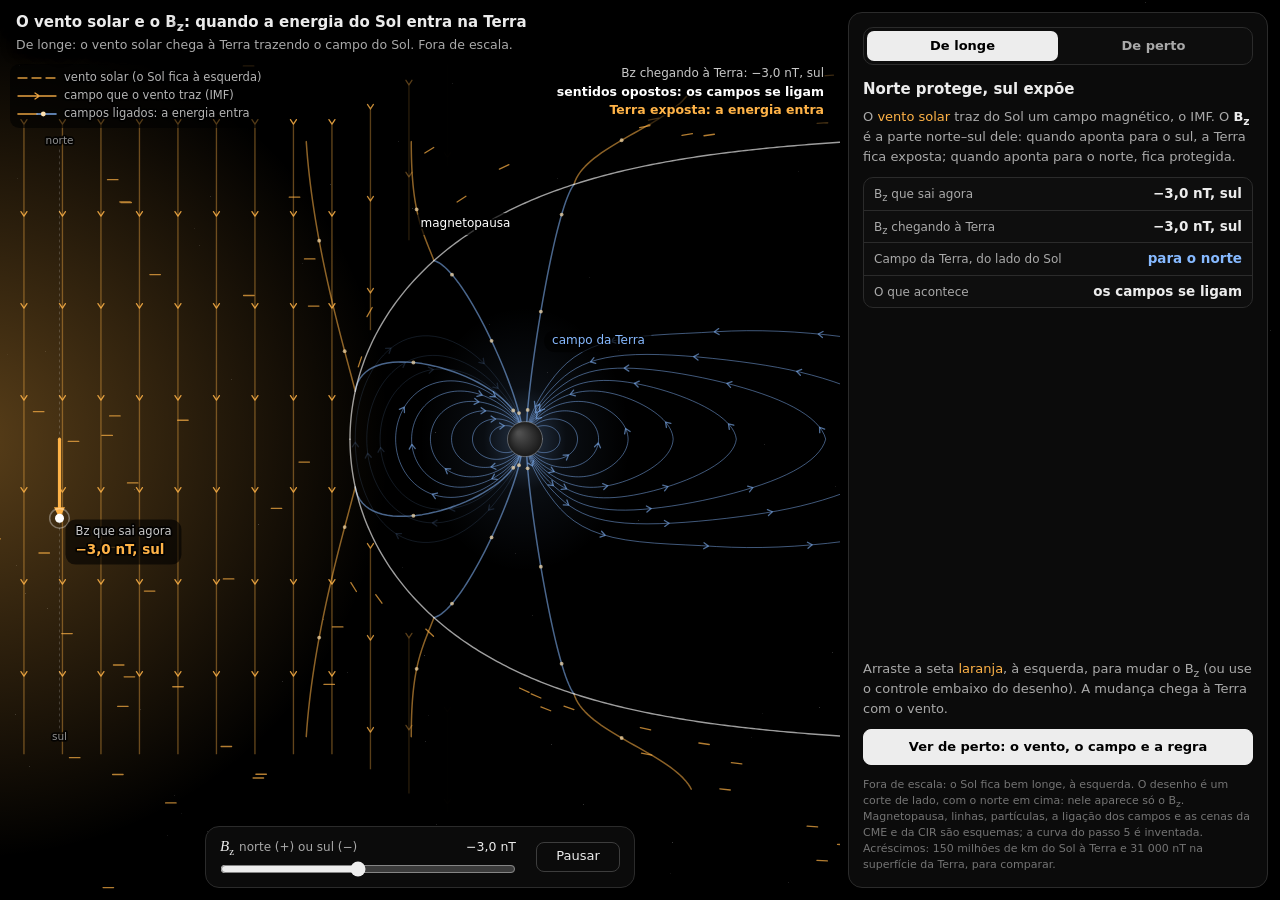
<file: animacoes/vento-solar-bz.html>
<!doctype html>
<!--
  =============================================================================
  vento-solar-bz.html: animação do Mapa de Estudos Sol–Terra.

  O que mostra: o vento solar, o campo magnético que ele traz do Sol (o IMF) e
  por que o sinal do Bz, a parte norte–sul desse campo, decide se a energia do
  vento solar entra na Terra.
    • De longe: o vento solar chega à Terra trazendo o IMF. A seta laranja, à
      esquerda, pode ser arrastada: ela muda o Bz que sai agora, e a mudança
      viaja com o vento até a Terra (o campo está "congelado" no plasma).
    • De perto, em seis passos (cada um com a sua cena):
        1: o vento solar, um plasma de prótons e elétrons;
        2: o campo congelado no plasma (o IMF);
        3: a seta do campo em 3D e os três eixos do GSM;
        4: por que o sinal do Bz importa, no lado da Terra que olha para o Sol;
        5: a regra prática para o catálogo: Bz abaixo de −10 nT por mais de 3 h;
        6: de onde vem o Bz sul forte: CME e CIR.

  A física segue a descrição escrita por quem mantém o mapa (a seção "1. O vento
  solar e o Bz" do material dela):
    vento solar:  prótons e elétrons, ~400 km/s, ~5 partículas por cm³; um plasma,
                  que conduz eletricidade muito bem
    IMF:          o campo do Sol arrastado pelo vento, "congelado" no plasma;
                  ~5 nT perto da Terra; dentro de uma CME, mais de 30 nT
    GSM:          x da Terra para o Sol; y para o lado do entardecer; z para o
                  norte, alinhado com o eixo magnético da Terra
    o sinal:      o campo da Terra, do lado do Sol, aponta para o norte. Bz norte:
                  mesmo sentido, não se ligam, o vento contorna a Terra, pouca
                  energia entra. Bz sul: sentidos opostos, podem se ligar
                  (reconexão) e a energia entra
    a regra:      Dst ≤ −100 nT exige Bz abaixo de −10 nT por mais de 3 horas
                  (Gonzalez e Tsurutani, 1987; Gonzalez et al., 1994)
    as causas:    CME: as tempestades mais intensas (ex.: −412 nT em maio de
                  2024); CIR: moderadas, raramente abaixo de −150 nT

  O que a animação precisou assumir (está na seção 2 do script e na tela):
    • a densidade N conta os prótons (como nos dados do OMNI); o desenho põe o
      mesmo número de elétrons;
    • a distância Sol–Terra (150 milhões de km) e a comparação com o campo na
      superfície (31 000 nT, das animações do campo geomagnético) são acréscimos;
    • a magnetopausa, as linhas de campo, as partículas, a ligação dos campos e
      as cenas da CME e da CIR são esquemas; a curva do Bz do passo 5 é inventada.

  Feita no formato de animacoes/magnetopausa.html, seguindo animacoes/CONTRATO.md.
  =============================================================================
-->
<html lang="pt-BR">
<head>
  <meta charset="utf-8">
  <meta name="viewport" content="width=device-width, initial-scale=1">
  <title>Vento solar e o Bz</title>
  <style>
    /* Cores: branco e cinzas, mais duas cores com significado:
       laranja = o que vem do Sol (vento solar e o campo que ele traz);
       azul = campo magnético da Terra. */
    :root {
      --vento: #ffb347;
      --campo: #86b9ff;
      --texto: #ececec;
      --texto-2: #a9a9a9;
      --texto-3: #747474;
      --borda: #2b2b2b;
      --borda-forte: #3d3d3d;
      --fonte-mat: Cambria, 'Cambria Math', 'STIX Two Text', Georgia, 'Times New Roman', serif;
      --largura-painel: clamp(300px, 34vw, 420px);
    }
    * { box-sizing: border-box; }
    html, body {
      margin: 0;
      width: 100%;
      height: 100%;
      overflow: hidden;
      background: #000;
      color: var(--texto);
      font: 14px/1.45 system-ui, -apple-system, 'Segoe UI', Roboto, Arial, sans-serif;
      -webkit-font-smoothing: antialiased;
    }
    button, input { font: inherit; color: inherit; }
    sub, sup { line-height: 0; }
    [hidden] { display: none !important; }

    /* O desenho ocupa a área inteira. Por cima dele ficam o título, o painel
       de explicação (à direita) e a barra de controles (embaixo do desenho). */
    #tela { position: fixed; inset: 0; width: 100%; height: 100%; display: block; touch-action: none; }

    .topo {
      position: fixed;
      left: 16px;
      top: 12px;
      max-width: calc(100% - var(--largura-painel) - 52px);
      pointer-events: none;
      text-shadow: 0 0 4px #000, 0 0 10px #000, 0 0 16px #000;
    }
    .topo h1 { margin: 0; font-size: 15px; font-weight: 600; }
    .topo p { margin: 2px 0 0; font-size: 12.5px; color: var(--texto-2); }
    .curto { display: none; }          /* versão curta de um texto, para telas estreitas (troca com .longo) */
    .vento { color: var(--vento); }
    .campo { color: var(--campo); }

    /* ---- Painel de explicação ---- */
    #painel {
      position: fixed;
      top: 12px;
      right: 12px;
      bottom: 12px;
      width: var(--largura-painel);
      display: flex;
      flex-direction: column;
      gap: 12px;
      padding: 14px;
      border: 1px solid var(--borda);
      border-radius: 14px;
      background: #0b0b0b;
      overflow: hidden;
    }
    .visoes {
      flex: none;
      display: flex;
      padding: 3px;
      border: 1px solid var(--borda);
      border-radius: 10px;
      background: #0d0d0d;
    }
    .visoes button {
      flex: 1;
      height: 30px;
      padding: 0 10px;
      border: 0;
      border-radius: 7px;
      background: transparent;
      color: var(--texto-2);
      font-size: 13px;
      font-weight: 600;
      white-space: nowrap;
      cursor: pointer;
    }
    .visoes button:hover { color: var(--texto); }
    .visoes button.ativo { background: #ededed; color: #000; }
    .conteudo { flex: 1; min-height: 0; overflow-x: hidden; overflow-y: auto; scrollbar-width: thin; scrollbar-color: #333 transparent; }

    /* Visão de longe: resumo. */
    #resumo h2 { margin: 2px 0 6px; font-size: 15px; font-weight: 600; }
    #resumo p { margin: 0 0 10px; font-size: 13px; line-height: 1.55; color: var(--texto-2); }
    #resumo p b { color: var(--texto); font-weight: 600; }
    .dica { margin: 0 0 10px; font-size: 13px; line-height: 1.55; color: var(--texto-2); }
    .leituras { margin: 0; border: 1px solid var(--borda); border-radius: 10px; background: #0e0e0e; }
    .leituras div { display: flex; align-items: baseline; justify-content: space-between; gap: 12px; padding: 6px 10px; }
    .leituras div + div { border-top: 1px solid var(--borda); }
    .leituras dt { font-size: 12px; color: var(--texto-2); }
    .leituras dd { margin: 0; font-size: 13.5px; font-weight: 600; white-space: nowrap; font-variant-numeric: tabular-nums; text-align: right; }
    .leituras dd small { font-size: 11.5px; font-weight: 400; color: var(--texto-2); }
    #l-chegando { white-space: normal; }        /* com o aviso de mudança, pode quebrar a linha (em painéis estreitos) */

    /* Visão de perto: os passos. */
    #passos { list-style: none; margin: 0; padding: 0; display: flex; flex-direction: column; gap: 6px; }
    .passo { border: 1px solid var(--borda); border-radius: 10px; background: #0e0e0e; }
    .passo-titulo {
      display: flex;
      align-items: center;
      gap: 9px;
      width: 100%;
      padding: 8px 10px;
      border: 0;
      background: transparent;
      color: var(--texto-2);
      font-size: 13px;
      font-weight: 600;
      text-align: left;
      cursor: pointer;
    }
    .passo-titulo:hover { color: var(--texto); }
    .numero {
      flex: none;
      display: inline-grid;
      place-items: center;
      width: 20px;
      height: 20px;
      border: 1px solid var(--borda-forte);
      border-radius: 50%;
      font-size: 11.5px;
    }
    .passo.ativo { border-color: #5a5a5a; background: #131313; }
    .passo.ativo .passo-titulo { color: #fff; cursor: default; }
    .passo.ativo .numero { background: #ededed; border-color: #ededed; color: #000; }
    .passo-corpo { display: none; padding: 0 12px 12px; }
    .passo.ativo .passo-corpo { display: block; }

    /* Fórmulas: letras em itálico, como num livro. */
    .formula { font-family: var(--fonte-mat); font-size: 19px; line-height: 1.55; white-space: nowrap; }
    .formula.pequena { font-size: 16px; }
    .formula small { font-family: system-ui, sans-serif; font-size: 11.5px; color: var(--texto-3); margin: 0 6px 0 4px; }
    /* Índices e expoentes que não aumentam a altura da linha. */
    .formula sup, .formula sub { position: relative; vertical-align: baseline; font-size: 0.7em; }
    .formula sup { top: -0.55em; }
    .formula sub { top: 0.25em; }
    /* Ao abrir um passo, a fórmula "se escreve" da esquerda para a direita;
       logo depois aparecem a conta com os números e o resultado. */
    @keyframes escrever { from { clip-path: inset(0 100% 0 0); } to { clip-path: inset(0 -6px 0 0); } }
    @keyframes surgir { from { opacity: 0; transform: translateY(3px); } to { opacity: 1; transform: none; } }
    .passo.ativo .formula { animation: escrever 0.9s ease-out both; }
    .passo.ativo .conta { animation: surgir 0.4s ease-out 0.6s both; }
    .passo.ativo .valor { animation: surgir 0.4s ease-out 0.85s both; }
    .conta { margin-top: 5px; font-size: 12.5px; color: var(--texto-2); font-variant-numeric: tabular-nums; }
    .valor { margin-top: 2px; font-size: 13px; font-variant-numeric: tabular-nums; }
    .conta sup, .valor sup, .legenda sup { font-size: 0.72em; }
    .conta sup, .valor sup, .conta sub, .valor sub { position: relative; vertical-align: baseline; }
    .conta sup, .valor sup { top: -0.5em; }
    .conta sub, .valor sub { top: 0.25em; }
    .explicacao { margin: 8px 0 0; font-size: 12.5px; line-height: 1.5; color: var(--texto-2); }
    .explicacao b { color: var(--texto); font-weight: 600; }
    /* O que é cada letra, com o valor de agora. */
    .legenda { margin: 8px 0 0; display: grid; grid-template-columns: auto minmax(0, 1fr); gap: 3px 9px; font-size: 12px; line-height: 1.45; color: var(--texto-2); }
    .legenda dt { font-family: var(--fonte-mat); font-style: italic; font-size: 14px; line-height: 1.25; color: var(--texto); white-space: nowrap; }
    .legenda dt sub { font-style: normal; }
    .legenda dt.unidade { font-family: inherit; font-style: normal; font-size: 12px; line-height: 1.45; }
    .legenda dd { margin: 0; font-variant-numeric: tabular-nums; }

    /* Rodapé do painel: o convite para ver de perto, ou a troca de passo. */
    .rodape, .navegacao { flex: none; }
    .navegacao { display: flex; align-items: center; justify-content: space-between; gap: 8px; }
    .navegacao .botao { padding: 0 8px; gap: 2px; }
    #contador-de-passos { font-size: 12.5px; color: var(--texto-2); white-space: nowrap; }
    .pontos { display: none; gap: 6px; }
    .pontos button {
      width: 24px;
      height: 24px;
      padding: 0;
      border: 1px solid var(--borda-forte);
      border-radius: 50%;
      background: transparent;
      color: var(--texto-2);
      font-size: 11.5px;
      font-weight: 600;
      cursor: pointer;
    }
    .pontos button:hover { color: #fff; border-color: #6a6a6a; }
    .pontos button.ativo { background: #ededed; border-color: #ededed; color: #000; cursor: default; }

    .botao {
      display: inline-flex;
      align-items: center;
      justify-content: center;
      gap: 6px;
      height: 30px;
      padding: 0 12px;
      border: 1px solid var(--borda-forte);
      border-radius: 8px;
      background: transparent;
      color: var(--texto);
      font-size: 13px;
      white-space: nowrap;
      cursor: pointer;
    }
    .botao:hover { background: #1b1b1b; }
    .botao:disabled { opacity: 0.35; cursor: default; background: transparent; }
    .botao svg { flex: none; width: 15px; height: 15px; fill: none; stroke: currentColor; stroke-width: 2; stroke-linecap: round; stroke-linejoin: round; }
    .botao.principal { background: #ededed; border-color: #ededed; color: #000; font-weight: 600; }
    .botao.principal:hover { background: #fff; }
    .botao.principal:disabled { background: #ededed; }
    .botao.largo { width: 100%; height: 36px; }
    .nota { flex: none; margin: 0; font-size: 11px; line-height: 1.45; color: var(--texto-3); }

    /* ---- Controles: uma barra embaixo do desenho, à esquerda do painel.
       Ela mostra só os controles da cena aberta ("data-cenas"). ---- */
    .controles {
      position: fixed;
      left: 12px;
      right: calc(var(--largura-painel) + 32px);
      bottom: 12px;
      max-width: 780px;
      margin: 0 auto;
      display: flex;
      align-items: center;
      gap: 8px 20px;
      padding: 9px 14px 10px;
      border: 1px solid var(--borda);
      border-radius: 14px;
      background: #0b0b0b;
    }
    .controle { flex: 1 1 0; min-width: 0; display: grid; grid-template-columns: minmax(0, 1fr) auto; align-items: baseline; gap: 3px 8px; font-size: 12.5px; color: var(--texto-2); }
    .controle .nome { white-space: nowrap; overflow: hidden; }
    .controle .nome i { font-family: var(--fonte-mat); font-size: 15px; color: var(--texto); }
    .controle .nome i + sub { font-family: var(--fonte-mat); font-size: 11px; color: var(--texto); margin-right: 5px; }
    .controle .nome small { font-size: 12px; }
    .controle output { text-align: right; color: var(--texto); font-variant-numeric: tabular-nums; white-space: nowrap; }
    .controle input { grid-column: 1 / -1; }
    input[type="range"] { width: 100%; min-width: 0; height: 16px; margin: 0; accent-color: #ededed; cursor: pointer; }
    .botoes { flex: none; display: flex; gap: 8px; }
    #bt-pausar { min-width: 84px; }

    /* Só uma das duas partes do conteúdo aparece de cada vez. */
    body:not(.perto) .so-perto { display: none !important; }
    body.perto .so-longe { display: none !important; }

    /* Próprio desta animação. */
    .formula.quebra { white-space: normal; line-height: 1.4; }
    .junto { white-space: nowrap; }
    .passo-corpo .conta + .valor { margin-top: 0; }
    /* Passo 6: as duas causas do Bz sul forte (a tabela do texto). */
    .causas { margin: 2px 0 0; padding: 0; list-style: none; display: grid; gap: 8px; font-size: 12.5px; line-height: 1.45; color: var(--texto-2); }
    .causas li { padding: 8px 10px; border: 1px solid var(--borda); border-radius: 9px; background: #101010; }
    .causas b { color: var(--texto); font-weight: 600; }
    .causas .efeito { display: block; margin-top: 3px; color: var(--texto); }
    @media (min-width: 761px) and (min-height: 381px) {
      body[data-controles="2"] .controles { max-width: 640px; }
      body[data-controles="1"] .controles { max-width: 430px; }
      body[data-controles="0"] .controles { max-width: 120px; }
    }
    @media (max-width: 760px), (max-height: 380px) {
      .leituras .so-largo { display: none; }
      .causas li { padding: 0; border: 0; background: transparent; }
      .causas .como, .causas .nome-longo { display: none; }
      .causas b::after { content: ': '; }
      .causas .efeito { display: inline; margin: 0; }
      .causas { gap: 4px; }
    }
    @media (max-height: 420px) and (max-width: 760px), (max-height: 380px) {
      .leituras div + div { border-top: 0; }
    }

    /* ---- Janelas baixas: só o passo aberto aparece, com os números 1 a 6 para trocar ---- */
    @media (max-height: 700px) {
      .passo:not(.ativo) { display: none; }
      .pontos { display: flex; }
      #contador-de-passos { display: none; }
    }
    @media (max-height: 540px) {
      .dica { display: none; }
    }
    @media (max-height: 520px) {
      .nota { display: none; }
    }
    @media (max-height: 460px) {
      #painel { top: 8px; bottom: 8px; padding: 12px; gap: 10px; }
      .controles { bottom: 8px; }
    }
    /* ---- Janelas mais estreitas: a barra de controles e o painel encolhem ---- */
    @media (max-width: 1180px) {
      .controle .nome small { display: none; }
    }
    @media (max-width: 1060px) {
      .navegacao .rotulo { display: none; }
      .navegacao .botao { width: 34px; padding: 0; }
    }
    @media (max-width: 1000px) and (max-height: 700px) {
      .dica { display: none; }
    }
    @media (max-width: 1000px) and (max-height: 640px) {
      .nota { display: none; }
    }
    @media (max-width: 920px) {
      .controles { gap: 8px 14px; }
      #bt-pausar { min-width: 76px; }
    }
    @media (max-width: 860px) {
      .longo { display: none; }
      .curto { display: inline; }
    }

    /* ---- Telas estreitas (ou muito baixas): tudo num painel compacto, embaixo ---- */
    @media (max-width: 760px), (max-height: 380px) {
      :root { --largura-painel: 0px; }
      .topo { left: 12px; top: 8px; max-width: calc(100% - 24px); }
      .topo h1 { font-size: 13px; }
      .topo p { font-size: 11.5px; }
      #painel {
        top: auto;
        left: 8px;
        right: 8px;
        bottom: 8px;
        width: auto;
        max-height: 62%;
        display: grid;
        grid-template-columns: minmax(0, 1fr) auto;
        grid-template-rows: auto minmax(0, 1fr) auto;
        gap: 8px;
        padding: 10px;
        border-radius: 12px;
      }
      .visoes { grid-column: 1; grid-row: 1; }
      body:not(.perto) .visoes { grid-column: 1 / -1; }
      .navegacao { grid-column: 2; grid-row: 1; }
      .navegacao .botao { width: 32px; padding: 0; }
      .navegacao .rotulo, .pontos, #contador-de-passos { display: none; }
      .conteudo { grid-column: 1 / -1; grid-row: 2; }
      .controles {
        position: static;
        grid-column: 1 / -1;
        grid-row: 3;
        max-width: none;
        margin: 0;
        padding: 0;
        border: 0;
        border-radius: 0;
        background: transparent;
        gap: 8px 10px;
        align-items: end;
      }
      .passo:not(.ativo) { display: none; }
      .passo, .passo.ativo { border: 0; background: transparent; }
      .passo-titulo { padding: 0 0 2px; }
      .passo-corpo { padding: 0; }
      .numero { display: none; }
      .formula { font-size: 16px; line-height: 1.35; }
      .explicacao, .legenda, .conta, .nota, .rodape, #resumo h2, #resumo p { display: none; }
      .valor { margin-top: 2px; }
      .leituras { margin: 0; }
      .leituras div { padding: 5px 8px; }
      .leituras dd { font-size: 12.5px; }
      .controle { font-size: 11.5px; gap: 0 4px; }
      .controle .nome small { display: none; }
      #bt-pausar { min-width: 0; }
      #bt-tipico { display: none; }
    }
    @media (max-height: 420px) and (max-width: 760px), (max-height: 380px) {
      .topo p, .passo-titulo, .leituras div:first-child { display: none; }
      .leituras div:nth-child(2) { border-top: 0; }
      .valor { font-size: 12px; }
    }
    @media (max-width: 420px) {
      .passo .formula small { display: none; }
      .formula { font-size: 14.5px; }
    }
    @media (prefers-reduced-motion: reduce) {
      .passo.ativo .formula, .passo.ativo .conta, .passo.ativo .valor { animation: none; }
    }
  </style>
</head>
<body>
  <canvas id="tela"></canvas>

  <div class="topo">
    <h1>O vento solar e o B<sub>z</sub><span class="longo" data-texto="titulo-complemento">: quando a energia do Sol entra na Terra</span></h1>
    <p id="subtitulo"></p>
  </div>

  <aside id="painel" aria-label="Explicação e controles">
    <div class="visoes" role="group" aria-label="Visão">
      <button id="bt-longe" type="button" class="ativo" aria-pressed="true">De longe</button>
      <button id="bt-perto" type="button" aria-pressed="false">De perto</button>
    </div>

    <div class="conteudo">
      <!-- Visão de longe -->
      <section id="resumo" class="so-longe">
        <h2 data-texto="resumo-titulo">Norte protege, sul expõe</h2>
        <p data-texto="resumo-texto">O <span class="vento">vento solar</span> traz do Sol um campo magnético, o IMF. O <b>B<sub>z</sub></b> é a
          parte norte–sul dele: quando aponta para o sul, a Terra fica exposta; quando aponta para o norte, fica
          protegida.</p>
        <dl class="leituras">
          <div><dt data-texto="leitura-l-bz">B<sub>z</sub> que sai agora</dt><dd id="l-bz"></dd></div>
          <div><dt data-texto="leitura-l-chegando">B<sub>z</sub> chegando à Terra</dt><dd id="l-chegando"></dd></div>
          <div class="so-largo"><dt data-texto="leitura-x">Campo da Terra, do lado do Sol</dt><dd class="campo">para o norte</dd></div>
          <div><dt data-texto="leitura-l-resultado">O que acontece</dt><dd id="l-resultado"></dd></div>
        </dl>
      </section>

      <!-- Visão de perto: seis passos. Em cada um: a fórmula ou a ideia, os números de agora e a explicação. -->
      <ol id="passos" class="so-perto">
        <li class="passo" data-passo="0">
          <button class="passo-titulo" type="button"><span class="numero">1</span><span data-texto="passo-1-titulo">Um plasma que sai do Sol</span></button>
          <div class="passo-corpo">
            <div class="formula pequena vento"><i>v</i> ≈ 400 km/s <small>e</small> <i>N</i> ≈ 5 por cm<sup>3</sup></div>
            <div class="conta" id="conta-1"></div>
            <div class="valor" id="valor-1"></div>
            <p class="explicacao" data-texto="passo-1-explicacao">O vento solar é um fluxo contínuo de prótons e elétrons que sai do Sol. Ele é um
              <b>plasma</b>, um gás de cargas elétricas, e por isso conduz eletricidade muito bem.</p>
            <dl class="legenda" id="legenda-1"></dl>
          </div>
        </li>
        <li class="passo" data-passo="1">
          <button class="passo-titulo" type="button"><span class="numero">2</span><span data-texto="passo-2-titulo">O campo congelado no vento</span></button>
          <div class="passo-corpo">
            <div class="formula pequena vento"><i>B</i> ≈ 5 nT <small>numa CME:</small> <i>B</i> &gt; 30 nT</div>
            <div class="conta" id="conta-2"></div>
            <div class="valor" id="valor-2"></div>
            <p class="explicacao" data-texto="passo-2-explicacao">O campo interplanetário (<b>IMF</b>) é o campo magnético do Sol arrastado pelo vento
              solar. Como o plasma conduz quase perfeitamente, o campo fica "congelado" nele e viaja junto, como tinta
              misturada na água de um rio.</p>
            <dl class="legenda" id="legenda-2"></dl>
          </div>
        </li>
        <li class="passo" data-passo="2">
          <button class="passo-titulo" type="button"><span class="numero">3</span><span data-texto="passo-3-titulo">Uma seta em 3D: os eixos do GSM</span></button>
          <div class="passo-corpo">
            <div class="formula pequena vento">|<i>B</i>| = √(<i>B</i><sub>x</sub><sup>2</sup> + <i>B</i><sub>y</sub><sup>2</sup> + <i>B</i><sub>z</sub><sup>2</sup>)</div>
            <div class="conta" id="conta-3"></div>
            <div class="valor" id="valor-3"></div>
            <p class="explicacao" data-texto="passo-3-explicacao">O IMF é uma seta em 3D. No sistema GSM (o usado no OMNI), ela é decomposta em três
              eixos: <b>x</b> aponta da Terra para o Sol; <b>y</b>, para o lado do entardecer; <b>z</b>, para o norte,
              alinhado com o eixo magnético da Terra. O B<sub>z</sub> é só uma parte da seta.</p>
            <dl class="legenda" id="legenda-3"></dl>
          </div>
        </li>
        <li class="passo" data-passo="3">
          <button class="passo-titulo" type="button"><span class="numero">4</span><span data-texto="passo-4-titulo">Por que o sinal importa</span></button>
          <div class="passo-corpo">
            <div class="formula pequena"><i>B</i><sub>z</sub> &gt; 0<small>norte</small> <i>B</i><sub>z</sub> &lt; 0<small>sul</small></div>
            <div class="conta" id="conta-4"></div>
            <div class="valor" id="valor-4"></div>
            <p class="explicacao" data-texto="passo-4-explicacao">O campo da Terra, do lado que olha para o Sol, aponta para o norte. Com
              B<sub>z</sub> <b>norte</b>, os dois campos apontam no mesmo sentido: eles não se conectam, e o vento
              solar contorna a Terra; pouca energia entra. Com B<sub>z</sub> <b>sul</b>, os campos apontam em sentidos
              opostos: eles podem se ligar (é a reconexão), e a energia entra.</p>
          </div>
        </li>
        <li class="passo" data-passo="4">
          <button class="passo-titulo" type="button"><span class="numero">5</span><span data-texto="passo-5-titulo">A regra para o catálogo</span></button>
          <div class="passo-corpo">
            <div class="formula pequena quebra"><span class="longo">Dst ≤ −100 nT exige </span><span class="junto"><i>B</i><sub>z</sub> &lt; −10 nT</span>
              <span class="junto">por mais de 3 h</span></div>
            <div class="conta" id="conta-5"></div>
            <div class="valor" id="valor-5"></div>
            <p class="explicacao" data-texto="passo-5-explicacao">Uma tempestade intensa (Dst ≤ −100 nT) exige B<sub>z</sub> sul forte e duradouro,
              tipicamente abaixo de −10 nT por mais de 3 horas (Gonzalez e Tsurutani, 1987; retomado em Gonzalez et al.,
              1994). B<sub>z</sub> sul forte por poucos minutos não basta.</p>
            <dl class="legenda" id="legenda-5"></dl>
          </div>
        </li>
        <li class="passo" data-passo="5">
          <button class="passo-titulo" type="button"><span class="numero">6</span><span data-texto="passo-6-titulo">De onde vem o B<sub>z</sub> sul forte</span></button>
          <div class="passo-corpo">
            <ul class="causas">
              <li><b>CME</b><span class="nome-longo" data-texto="passo-6-item-1-nome-longo"> (ejeção de massa coronal)</span><span class="como" data-texto="passo-6-item-1-como">: nuvem de plasma lançada do Sol, com campo forte
                e organizado.</span><span class="efeito" data-texto="passo-6-item-1-efeito">As tempestades mais intensas (ex.: −412 nT em maio de 2024).</span></li>
              <li><b>CIR</b><span class="nome-longo" data-texto="passo-6-item-2-nome-longo"> (região de interação corrotante)</span><span class="como" data-texto="passo-6-item-2-como">: o vento rápido de um buraco coronal
                alcançando o vento lento à frente.</span><span class="efeito" data-texto="passo-6-item-2-efeito">Tempestades moderadas, raramente abaixo de
                −150 nT.</span></li>
            </ul>
            <p class="explicacao" data-texto="passo-6-explicacao">Os valores das tempestades são do índice Dst.</p>
          </div>
        </li>
      </ol>
    </div>

    <div class="rodape so-longe">
      <p class="dica" data-texto="dica">Arraste a seta <span class="vento">laranja</span>, à esquerda, para mudar o B<sub>z</sub> (ou use o
        controle embaixo do desenho). A mudança chega à Terra com o vento.</p>
      <button id="bt-ver-de-perto" type="button" class="botao principal largo" data-texto="botao-ver-de-perto">Ver de perto: o vento, o campo e a regra</button>
    </div>
    <div class="navegacao so-perto">
      <button id="bt-anterior" type="button" class="botao" title="Passo anterior" aria-label="Passo anterior">
        <svg viewBox="0 0 24 24" aria-hidden="true"><path d="m15 5-7 7 7 7"/></svg><span class="rotulo">Anterior</span></button>
      <span id="contador-de-passos"></span>
      <div class="pontos" role="group" aria-label="Ir para o passo">
        <button type="button" data-passo="0" title="Passo 1: um plasma que sai do Sol">1</button>
        <button type="button" data-passo="1" title="Passo 2: o campo congelado no vento">2</button>
        <button type="button" data-passo="2" title="Passo 3: uma seta em 3D, os eixos do GSM">3</button>
        <button type="button" data-passo="3" title="Passo 4: por que o sinal importa">4</button>
        <button type="button" data-passo="4" title="Passo 5: a regra para o catálogo">5</button>
        <button type="button" data-passo="5" title="Passo 6: de onde vem o Bz sul forte">6</button>
      </div>
      <button id="bt-proximo" type="button" class="botao principal" title="Próximo passo" aria-label="Próximo passo">
        <span class="rotulo">Próximo</span><svg viewBox="0 0 24 24" aria-hidden="true"><path d="m9 5 7 7-7 7"/></svg></button>
    </div>

    <!-- Os controles ficam numa barra embaixo do desenho (em telas estreitas, dentro do painel).
         Cada um aparece só nas cenas em que faz diferença ("data-cenas"). -->
    <div class="controles" role="group" aria-label="Controles">
      <label class="controle" data-cenas="p3"><span class="nome" data-texto="controle-c-bx"><i>B</i><sub>x</sub><small>para o Sol</small></span><output id="o-bx"></output>
        <input id="c-bx" type="range" min="-40" max="40" step="0.1" value="-2.4"></label>
      <label class="controle" data-cenas="p3"><span class="nome" data-texto="controle-c-by"><i>B</i><sub>y</sub><small>para o entardecer</small></span><output id="o-by"></output>
        <input id="c-by" type="range" min="-40" max="40" step="0.1" value="3.2"></label>
      <label class="controle" data-cenas="longe p3 p4"><span class="nome" data-texto="controle-c-bz"><i>B</i><sub>z</sub><small>norte (+) ou sul (−)</small></span><output id="o-bz"></output>
        <input id="c-bz" type="range" min="-40" max="40" step="0.1" value="-3"></label>
      <label class="controle" data-cenas="p1"><span class="nome" data-texto="controle-c-n"><i>N</i> <small>densidade</small></span><output id="o-n"></output>
        <input id="c-n" type="range" min="1" max="20" step="1" value="5"></label>
      <label class="controle" data-cenas="p1"><span class="nome" data-texto="controle-c-v"><i>v</i> <small>velocidade</small></span><output id="o-v"></output>
        <input id="c-v" type="range" min="250" max="1000" step="10" value="400"></label>
      <label class="controle" data-cenas="p2"><span class="nome" data-texto="controle-c-b"><i>B</i> <small>intensidade do IMF</small></span><output id="o-b"></output>
        <input id="c-b" type="range" min="0.5" max="40" step="0.5" value="5"></label>
      <label class="controle" data-cenas="p5"><span class="nome" data-texto="controle-c-bzsul"><i>B</i><sub>z</sub><small>no intervalo sul</small></span><output id="o-bzsul"></output>
        <input id="c-bzsul" type="range" min="-40" max="0" step="1" value="-15"></label>
      <label class="controle" data-cenas="p5"><span class="nome" data-texto="controle-c-duracao">duração <small>do intervalo sul</small></span><output id="o-duracao"></output>
        <input id="c-duracao" type="range" min="0.25" max="12" step="0.25" value="5"></label>
      <div class="botoes">
        <button id="bt-tipico" type="button" class="botao" data-cenas="p1 p2">Valores típicos</button>
        <button id="bt-pausar" type="button" class="botao">Pausar</button>
      </div>
    </div>

    <p class="nota" id="nota"></p>
  </aside>

  <script type="application/json" id="textos-editados">
{
  "versao": 1,
  "painel": {},
  "gerados": {},
  "desenho": {}
}
</script>
  <script>
    'use strict';

    // -------------------------------------------------------------------------
    // 1. Esc fecha a janela do mapa (trecho obrigatório do contrato).
    // -------------------------------------------------------------------------
    window.addEventListener('keydown', (evento) => {
      if (evento.key === 'Escape') window.parent.postMessage({ tipo: 'fechar-animacao' }, '*');
    });

    // -------------------------------------------------------------------------
    // Textos editáveis (veja animacoes/CONTRATO.md, "Textos editáveis").
    //   No app, o botão "Editar textos" da janela da animação troca: os textos fixos do painel (marcados com
    //   data-texto), os textos do painel montados por este script (H_`…`) e os textos do desenho (T_`…`).
    //   As trocas ficam no bloco JSON "textos-editados", perto do fim do HTML; o texto original continua aqui no
    //   código. Dentro de T_`…` e H_`…`, cada ${…} vira um marcador {0}, {1}…: é onde entram os números.
    //   (T_ e H_ têm o traço para não colidir com variáveis da animação, como T de temperatura.)
    // -------------------------------------------------------------------------
    const TEXTOS_EDITADOS = (() => {
      const ler = (json) => {
        try {
          const d = JSON.parse(json);
          return { painel: d.painel || {}, gerados: d.gerados || {}, desenho: d.desenho || {} };
        } catch {
          return null;
        }
      };
      // A prévia que o app manda no endereço (depois do #) vale mais que os textos gravados no arquivo.
      const previa = new URLSearchParams(location.hash.slice(1)).get('textos');
      const bloco = document.getElementById('textos-editados');
      return (previa && ler(previa)) || (bloco && ler(bloco.textContent)) || { painel: {}, gerados: {}, desenho: {} };
    })();
    const ENFEITES_PERMITIDOS = { B: 'b', STRONG: 'b', I: 'i', EM: 'i', SUP: 'sup', SUB: 'sub', SMALL: 'small', BR: 'br', SPAN: 'span' };
    /** Deixa só os enfeites permitidos: negrito, itálico, sobrescrito, subscrito, letra menor, quebra de linha e
     *  trechos (span), com a classe e nenhum outro atributo. */
    function textoSeguro(html) {
      const modelo = document.createElement('template');
      modelo.innerHTML = String(html);
      const copiar = (origem, destino) => {
        for (const no of origem.childNodes) {
          if (no.nodeType === Node.TEXT_NODE) destino.append(no.nodeValue);
          else if (no.nodeType === Node.ELEMENT_NODE && no.tagName !== 'SCRIPT' && no.tagName !== 'STYLE') {
            const nome = ENFEITES_PERMITIDOS[no.tagName];
            if (!nome) {
              copiar(no, destino);
              continue;
            }
            const novo = document.createElement(nome);
            const classe = no.getAttribute('class');
            if (/^[a-z][a-z0-9-]*( [a-z][a-z0-9-]*)*$/.test(classe || '')) novo.className = classe;     // longo, curto, cores…
            copiar(no, novo);
            destino.append(novo);
          }
        }
      };
      const saida = document.createElement('div');
      copiar(modelo.content, saida);
      return saida.innerHTML;
    }
    /** A chave de um texto do código: o próprio texto, com {0}, {1}… no lugar de cada ${…}. */
    const chaveDoTexto = (partes) => partes.reduce((chave, parte, i) => chave + (i ? `{${i - 1}}` : '') + parte, '');
    const encaixarValores = (modelo, valores) => modelo.replace(/\{(\d+)\}/g, (marca, n) => (Number(n) < valores.length ? String(valores[n]) : marca));
    const textosVistos = new Map();       // texto do desenho → quando apareceu (o app pergunta o que está na tela)
    /** Um texto do desenho (simples, sem enfeites). */
    function T_(partes, ...valores) {
      const chave = chaveDoTexto(partes);
      textosVistos.set(chave, performance.now());
      const trocado = TEXTOS_EDITADOS.desenho[chave];
      return encaixarValores(typeof trocado === 'string' ? trocado : chave, valores);
    }
    /** Um texto do painel montado por este script (pode ter negrito, itálico, sobrescrito…). */
    function H_(partes, ...valores) {
      const chave = chaveDoTexto(partes);
      const trocado = TEXTOS_EDITADOS.gerados[chave];
      return encaixarValores(typeof trocado === 'string' ? textoSeguro(trocado) : chave, valores);
    }
    // Os textos fixos do painel (marcados com data-texto) recebem as trocas assim que a página abre.
    for (const elemento of document.querySelectorAll('[data-texto]')) {
      const trocado = TEXTOS_EDITADOS.painel[elemento.dataset.texto];
      if (typeof trocado === 'string') elemento.innerHTML = textoSeguro(trocado);
    }
    /** Conta ao app onde a animação está (para a prévia dos textos voltar ao mesmo lugar). */
    function avisarOndeEsta() {
      const lugar = typeof estado === 'object' && estado ? estado : {};     // estado.perto, .passo e .parte, se houver
      window.parent.postMessage({ tipo: 'animacao-esta-em', perto: Boolean(lugar.perto), passo: Number(lugar.passo) || 0,
        parte: Number(lugar.parte) || 0 }, '*');
    }
    /** Numa prévia, volta à vista, ao passo e à parte de antes (vêm no endereço, depois do #). Fica no fim do script. */
    function voltarAoLugarDaPrevia() {
      const dados = new URLSearchParams(location.hash.slice(1));
      if (dados.get('perto') === '1' && typeof mostrarVisao === 'function') {
        mostrarVisao(true);
        if (typeof mostrarPasso === 'function') mostrarPasso(Number(dados.get('passo')) || 0);
        if (typeof mostrarParte === 'function') mostrarParte(Number(dados.get('parte')) || 0);
      }
      avisarOndeEsta();
    }
    // O app pode perguntar quais textos do desenho estão na tela agora (os usados no último segundo).
    window.addEventListener('message', (evento) => {
      if (evento.source !== window.parent || evento.data?.tipo !== 'quais-textos-na-tela') return;
      const agora = performance.now();
      const chaves = [...textosVistos].filter(([, quando]) => agora - quando < 1000).map(([chave]) => chave);
      window.parent.postMessage({ tipo: 'textos-na-tela', chaves }, '*');
    });

    // -------------------------------------------------------------------------
    // 2. Valores e contas. Tudo o que é física está aqui.
    //    Campos em nanotesla (nT); distâncias do desenho em raios da Terra.
    // -------------------------------------------------------------------------
    const VELOCIDADE_TIPICA = 400;         // km/s
    // Por cm³. O texto fala em "uns 5 partículas/cm³"; aqui N conta os PRÓTONS (como a densidade dos dados do
    // OMNI), e o desenho põe o mesmo número de elétrons.
    const DENSIDADE_TIPICA = 5;
    const CAMPO_TIPICO = 5;                // nT: o IMF perto da Terra
    const CAMPO_NUMA_CME = 30;             // nT: dentro de uma CME, o IMF pode passar disso
    // Acréscimos (não estão no texto), só para comparar:
    const CAMPO_NA_SUPERFICIE = 31000;     // nT: o campo na superfície, no equador (0,31 G, das animações do campo geomagnético)
    const DISTANCIA_SOL_TERRA = 150e6;     // km: a distância média do Sol à Terra, para o tempo de viagem
    // A regra prática para o catálogo (Gonzalez e Tsurutani, 1987; Gonzalez et al., 1994).
    const LIMIAR_DO_BZ = -10;              // nT
    const HORAS_MINIMAS = 3;               // horas seguidas abaixo do limiar
    const CAMPO_MAXIMO = 40;               // nT: até onde vão os controles do campo
    // O começo: |B| = 5 nT (2,4² + 3,2² + 3,0² = 25), com o Bz para o sul.
    const COMECO = { bx: -2.4, by: 3.2, bz: -3, N: 5, v: 400, bzSul: -15, duracao: 5 };

    const entre = (a, b, t) => a + (b - a) * t;
    const limitar = (v, min, max) => Math.min(max, Math.max(min, v));
    const suave = (t) => (t <= 0 ? 0 : t >= 1 ? 1 : t * t * (3 - 2 * t));
    const emRadianos = (graus) => (graus * Math.PI) / 180;

    /** Quanto tempo (em segundos) o vento leva do Sol até a Terra, andando a v km/s. */
    const tempoDeViagem = (v) => DISTANCIA_SOL_TERRA / v;
    /** O tamanho da seta do campo: √(Bx² + By² + Bz²). */
    const tamanhoDaSeta = (b) => Math.hypot(b.bx, b.by, b.bz);

    // A curva do Bz do passo 5. É INVENTADA: um intervalo de Bz sul (com o nível e a duração escolhidos),
    // descendo e subindo em até 1 hora (num intervalo curto, mais depressa: assim dá para ver um pico de
    // poucos minutos), mais pequenas oscilações, como num dado de verdade.
    const HORA_DO_MEIO = 11, RAMPA = 1;
    function bzNaHora(t, bzSul, duracao) {
      const inicio = HORA_DO_MEIO - duracao / 2, fim = HORA_DO_MEIO + duracao / 2;
      const rampa = Math.min(RAMPA, Math.max(0.1, duracao / 3));
      const peso = Math.min(suave((t - inicio + rampa) / rampa), 1 - suave((t - fim) / rampa));
      const oscilacao = 1.1 * Math.sin(1.7 * t + 0.4) + 0.7 * Math.sin(4.3 * t + 1.9) + 0.45 * Math.sin(9.1 * t + 0.7) + 0.3 * Math.sin(17.3 * t + 2.3);
      return 1.5 + (bzSul - 1.5) * peso + oscilacao * (1 - 0.4 * peso);
    }
    /** O maior trecho SEGUIDO com o Bz abaixo do limiar, olhando minuto a minuto: { inicio, fim, horas }. */
    function maiorTrechoAbaixo(bzSul, duracao) {
      let melhor = { inicio: 0, fim: 0, horas: 0 }, comeco = null;
      for (let minuto = 0; minuto <= 24 * 60; minuto++) {
        const t = minuto / 60, abaixo = bzNaHora(t, bzSul, duracao) < LIMIAR_DO_BZ;
        if (abaixo && comeco === null) comeco = t;
        if (comeco !== null && (!abaixo || minuto === 24 * 60)) {
          const fim = abaixo ? t : t - 1 / 60, horas = fim - comeco + 1 / 60;
          if (horas > melhor.horas) melhor = { inicio: comeco, fim, horas };
          comeco = null;
        }
      }
      return melhor;
    }

    // -------------------------------------------------------------------------
    // 3. A magnetosfera (um esquema), as linhas de campo e o vento solar.
    //    O Sol fica à esquerda (−x do desenho); o norte, em cima. A forma da magnetopausa é a da
    //    animação da magnetopausa (a mesma conta, em cada ponto), com a frente a 10 raios da Terra.
    // -------------------------------------------------------------------------
    const MAGNETOPAUSA = 10;               // raios da Terra, de frente para o Sol (só para o desenho)
    const COMECA_A_DEFORMAR = 4;           // raios da Terra: até aqui, as linhas da Terra são as de um dipolo
    const PAREDE = (() => {
      const x = [], y = [], beta = [], r = [];
      const direcao = (px, py) => {
        const c = Math.min(1, Math.hypot(px, py) ** -3);
        return [Math.sqrt(Math.max(0, 1 - c * c)), c];
      };
      const passo = 0.002;
      let X = -1, Y = 0, L = 0, proximo = 0;
      while (L <= 6) {
        if (L >= proximo - 1e-9) {
          x.push(X * MAGNETOPAUSA);
          y.push(Y * MAGNETOPAUSA);
          beta.push(Math.atan2(Y, X));                 // direção vista da Terra: π = para o Sol; 0 = para a cauda
          r.push(Math.hypot(X, Y) * MAGNETOPAUSA);
          proximo += 0.02;
        }
        const [a1, b1] = direcao(X, Y);
        const [a2, b2] = direcao(X + (a1 * passo) / 2, Y + (b1 * passo) / 2);
        X += a2 * passo;
        Y += b2 * passo;
        L += passo;
      }
      return { x, y, beta, r, n: x.length };
    })();
    /** A altura da parede na posição x (0 antes do "nariz"). */
    function alturaDaParede(x) {
      const ultimo = PAREDE.n - 1;
      if (x <= PAREDE.x[0]) return 0;
      if (x >= PAREDE.x[ultimo]) return PAREDE.y[ultimo];
      let a = 0, b = ultimo;
      while (b - a > 1) {
        const meio = (a + b) >> 1;
        if (PAREDE.x[meio] <= x) a = meio; else b = meio;
      }
      return entre(PAREDE.y[a], PAREDE.y[b], (x - PAREDE.x[a]) / (PAREDE.x[b] - PAREDE.x[a] || 1));
    }
    /** A distância da Terra até a parede na direção "beta" (π = para o Sol; 0 = para a cauda). */
    function distanciaDaParede(beta) {
      const ultimo = PAREDE.n - 1;
      if (beta <= PAREDE.beta[ultimo]) return PAREDE.y[ultimo] / Math.max(Math.sin(beta), 1e-3);
      let a = 0, b = ultimo;
      while (b - a > 1) {
        const meio = (a + b) >> 1;
        if (PAREDE.beta[meio] >= beta) a = meio; else b = meio;
      }
      return entre(PAREDE.r[a], PAREDE.r[b], (PAREDE.beta[a] - beta) / (PAREDE.beta[a] - PAREDE.beta[b] || 1));
    }
    /**
     * Para onde vai um ponto das linhas da Terra quando o vento solar as deforma (resultado em dX, dY).
     * Até 4 raios, nada muda; além disso, as linhas são apertadas para caber dentro da parede (do lado
     * do Sol) e esticadas (do lado da noite). É só um desenho, não um modelo de magnetosfera.
     */
    let dX = 0, dY = 0;
    function deformar(X, Y) {
      const r = Math.hypot(X, Y), alem = r - COMECA_A_DEFORMAR;
      if (alem <= 0) {
        dX = X;
        dY = Y;
        return;
      }
      const cabe = distanciaDaParede(Math.atan2(Math.abs(Y), X)) - COMECA_A_DEFORMAR;
      const novo = COMECA_A_DEFORMAR + cabe * (1 - Math.exp(-alem / cabe));
      dX = (X / r) * novo;
      dY = (Y / r) * novo;
      if (X > 0) {
        const estica = suave(alem / 8) * (X / r);
        dX *= 1 + 0.5 * estica;
        dY *= 1 - 0.2 * estica;
      }
    }
    /** A altura em que passa, na posição x, o vento que vinha na altura y0: ele contorna a parede. */
    const alturaDoVento = (x, y0) => (y0 < 0 ? -1 : 1) * Math.hypot(y0, 1.06 * alturaDaParede(x));

    /**
     * As linhas do campo da Terra: as do dipolo (r = R₀·cos² λ), já deformadas pelo vento. Os pontos vão
     * do pé sul ao pé norte, que é o sentido do campo (ele sai da Terra no hemisfério sul e entra no norte).
     */
    const R0_DAS_LINHAS = [2, 3, 4.2, 5.6, 7.2, 9, 11.5, 15, 22];
    function linhaDaTerra(R0, lado) {
      const pe = Math.acos(1 / Math.sqrt(R0)), n = 96, pontos = new Float32Array(2 * (n + 1));
      for (let i = 0; i <= n; i++) {
        const lat = -pe + (2 * pe * i) / n, r = R0 * Math.cos(lat) ** 2;
        deformar(lado * r * Math.cos(lat), r * Math.sin(lat));
        pontos[2 * i] = dX;
        pontos[2 * i + 1] = dY;
      }
      return pontos;
    }
    const LINHAS_DA_TERRA = R0_DAS_LINHAS.flatMap((R0) => [-1, 1].map((lado) => ({ R0, lado, pontos: linhaDaTerra(R0, lado) })));

    /** Uma curva de Bézier cúbica (pontos x0, y0, x1, y1…). */
    function bezier(a, b, c, d, n = 36) {
      const pontos = [];
      for (let i = 0; i <= n; i++) {
        const t = i / n, u = 1 - t;
        pontos.push(u * u * u * a[0] + 3 * u * u * t * b[0] + 3 * u * t * t * c[0] + t * t * t * d[0],
          u * u * u * a[1] + 3 * u * u * t * b[1] + 3 * u * t * t * c[1] + t * t * t * d[1]);
      }
      return pontos;
    }
    /**
     * As linhas "ligadas" (Bz sul): cada uma tem um pedaço de fora, que vem do vento (laranja), e um de
     * dentro, que desce até a Terra perto do polo (azul). Os pontos vão do vento até a Terra, que é o
     * caminho da energia. É um esquema da ligação: os detalhes da reconexão não estão aqui.
     */
    const LINHAS_LIGADAS = (() => {
      const MODELOS = [
        // pé na Terra (latitude; −1 = lado do dia, +1 = lado da noite), onde cruza a magnetopausa e onde o pedaço de fora termina
        { lat: 72, ladoDoPe: -1, xParede: -9.7, fim: [-12.5, 17], dentro: [[-0.9, 2.8], [0.5, 3.4]], fora: [[-0.6, 2.4], [0.4, -6]] },
        { lat: 77, ladoDoPe: -1, xParede: -5.2, fim: [-6.5, 17], dentro: [[-0.5, 2.6], [1.6, -0.4]], fora: [[-0.7, 1.8], [0, -4]] },
        { lat: 84, ladoDoPe: 1, xParede: 2.8, fim: [9.5, 20], dentro: [[0.15, 3], [-1.1, -1.4]], fora: [[0.6, 2.2], [-1, -2]] },
      ];
      const linhas = [];
      for (const m of MODELOS) {
        for (const sinal of [1, -1]) {
          const lat = emRadianos(m.lat);
          const pe = [m.ladoDoPe * Math.cos(lat), Math.sin(lat)];
          const parede = [m.xParede, alturaDaParede(m.xParede)];              // o ponto em que a linha atravessa a parede
          const deFora = bezier(m.fim, [m.fim[0] + m.fora[1][0], m.fim[1] + m.fora[1][1]], [parede[0] + m.fora[0][0], parede[1] + m.fora[0][1]], parede);
          const deDentro = bezier(parede, [parede[0] + m.dentro[1][0], parede[1] + m.dentro[1][1]], [pe[0] + m.dentro[0][0], pe[1] + m.dentro[0][1]], pe);
          const todos = [...deFora, ...deDentro.slice(2)];
          for (let i = 1; i < todos.length; i += 2) todos[i] *= sinal;          // o hemisfério sul é o espelho do norte
          const pontos = Float32Array.from(todos);
          const n = pontos.length / 2, distancias = new Float32Array(n);
          for (let i = 1; i < n; i++) distancias[i] = distancias[i - 1] + Math.hypot(pontos[2 * i] - pontos[2 * i - 2], pontos[2 * i + 1] - pontos[2 * i - 1]);
          linhas.push({ pontos, troca: deFora.length / 2 - 1, distancias, total: distancias[n - 1] });
        }
      }
      return linhas;
    })();
    /** O ponto de uma linha ligada a uma distância s do começo (no vento), medida ao longo dela. */
    function pontoNaLinha(linha, s) {
      const d = linha.distancias;
      let a = 0, b = d.length - 1;
      while (b - a > 1) {
        const meio = (a + b) >> 1;
        if (d[meio] <= s) a = meio; else b = meio;
      }
      const t = (s - d[a]) / (d[b] - d[a] || 1);
      return { X: entre(linha.pontos[2 * a], linha.pontos[2 * b], t), Y: entre(linha.pontos[2 * a + 1], linha.pontos[2 * b + 1], t) };
    }

    // O vento solar no desenho: as partículas e as linhas do IMF andam juntas (o campo está congelado no
    // plasma), à mesma velocidade. Cada linha do IMF guarda o Bz com que saiu: uma mudança no Bz chega à
    // Terra só quando as linhas novas chegam.
    const VENTO_NO_DESENHO = 6;            // raios da Terra por segundo, no desenho (o de verdade é 400 km/s)
    const ESPACO_ENTRE_LINHAS = 2.2;       // raios da Terra entre as linhas do IMF
    const ALCANCE_VERTICAL = 18;           // até que altura as linhas do IMF são desenhadas
    /** O que acontece na frente da Terra com o Bz que chega: 0 = nada se liga; 1 = os campos se ligam com força. */
    const alvoDaLigacao = (bz) => (bz < -0.05 ? Math.min(1, 0.35 + -bz / 8) : 0);

    // -------------------------------------------------------------------------
    // 4. Estado da animação.
    // -------------------------------------------------------------------------
    const CENAS = ['longe', 'p1', 'p2', 'p3', 'p4', 'p5', 'p6'];
    // Onde a câmera fica em cada cena. Nas cenas 1 e 2 ela entra no vento; na 3, vai até a Terra; na 4,
    // até a frente da magnetopausa. As cenas 5 e 6 são desenhos à parte (o mundo se apaga).
    const CAMERA_DA_CENA = { longe: 'longe', p1: 'vento', p2: 'vento', p3: 'terra', p4: 'nariz', p5: 'nariz', p6: 'nariz' };
    const MUNDO_NA_CENA = { longe: 1, p1: 0, p2: 0, p3: 0, p4: 1, p5: 0, p6: 0 };     // o quanto a magnetosfera aparece
    const DURACAO_DA_VIAGEM = 1.25;        // segundos que a câmera leva de um lugar a outro

    const estado = {
      bx: COMECO.bx, by: COMECO.by, bz: COMECO.bz,    // o IMF que sai agora, em nT (sistema GSM)
      direcao: null,                                    // a direção da seta (para mudar só o tamanho, no passo 2)
      N: COMECO.N, v: COMECO.v,                         // densidade (prótons por cm³) e velocidade (km/s)
      bzSul: COMECO.bzSul, duracao: COMECO.duracao,     // a curva do passo 5
      azimute: 38, elevacao: 22,                        // de onde se olha os eixos do passo 3 (graus)
      perto: false, passo: 0,                           // visão escolhida e passo aberto
      cena: 'longe',                                    // a cena que está (ou vai ficar) na tela
      viagem: 1, partida: null,                         // andamento da viagem da câmera (0 a 1) e de onde ela saiu
      tempo: 0, pausado: false,
      andado: 0,                                        // quanto o plasma do passo 1 já andou (em larguras da janela)
    };
    const forcaDaCena = { longe: 1, p1: 0, p2: 0, p3: 0, p4: 0, p5: 0, p6: 0 };     // quanto cada cena aparece (0 a 1)
    const misturas = { mundo: 1, ligacao: 0 };

    let linhasDoIMF = [];                  // { x, bz, frente }: x em raios da Terra
    const vento = [];                      // partículas do vento solar: { x, y0 }

    /** O Bz que está chegando à frente da Terra: o da linha do IMF mais perto do nariz, ainda antes dele. */
    function bzChegando() {
      let maisPerto = null;
      for (const linha of linhasDoIMF) if (linha.x <= -MAGNETOPAUSA + 0.3 && (!maisPerto || linha.x > maisPerto.x)) maisPerto = linha;
      return maisPerto ? maisPerto.bz : estado.bz;
    }
    /** Há uma mudança de sentido do Bz a caminho (ela ainda não chegou à Terra)? */
    const mudancaACaminho = () => linhasDoIMF.some((linha) => linha.frente && linha.x < -MAGNETOPAUSA);

    // Guardado: o maior trecho abaixo do limiar só é refeito quando a curva muda.
    let trechoGuardado = { chave: '', trecho: null };
    function trechoDoPasso5() {
      const chave = `${estado.bzSul}|${estado.duracao}`;
      if (trechoGuardado.chave !== chave) trechoGuardado = { chave, trecho: maiorTrechoAbaixo(estado.bzSul, estado.duracao) };
      return trechoGuardado.trecho;
    }

    // -------------------------------------------------------------------------
    // 5. Tela, tamanho e câmeras.
    // -------------------------------------------------------------------------
    const tela = document.getElementById('tela');
    const ctx = tela.getContext('2d');
    const painel = document.getElementById('painel');
    const controles = document.querySelector('.controles');
    let largura = 0, altura = 0;
    // A área livre para o desenho: o que o painel e a barra de controles não cobrem.
    // "fundo" é até onde o desenho aparece (ele continua por trás da barra de controles).
    let cena = { x: 0, y: 0, w: 100, h: 100, fundo: 100 };
    let ESPACO_DO_TITULO = 46;             // altura ocupada pelo título, medida em medirCena()

    function ajustarTamanho() {
      const escala = window.devicePixelRatio || 1;
      largura = window.innerWidth;
      altura = window.innerHeight;
      tela.width = Math.round(largura * escala);
      tela.height = Math.round(altura * escala);
      ctx.setTransform(escala, 0, 0, escala, 0, 0);
      medirCena();
      desenhar();
    }
    function medirCena() {
      ESPACO_DO_TITULO = Math.round(document.querySelector('.topo').getBoundingClientRect().bottom) + 4;
      const p = painel.getBoundingClientRect();
      if (p.left > largura * 0.3) {
        // Painel ao lado: a barra de controles fica embaixo do desenho.
        const barra = controles.getBoundingClientRect();
        const livre = barra.height > 0 && barra.top > altura * 0.4 ? barra.top - 6 : altura;
        cena = { x: 0, y: 0, w: Math.max(120, p.left - 8), h: Math.max(90, livre), fundo: altura };
      } else {
        // Painel embaixo (telas estreitas): os controles ficam dentro dele.
        const h = Math.max(90, p.top - 4);
        cena = { x: 0, y: 0, w: largura, h, fundo: h };
      }
    }
    window.addEventListener('resize', ajustarTamanho);
    const aoMudarDeTamanho = new ResizeObserver(() => { medirCena(); });
    aoMudarDeTamanho.observe(painel);
    aoMudarDeTamanho.observe(controles);

    const alturaLivre = () => cena.h - ESPACO_DO_TITULO;
    /** O tamanho dos eixos do passo 3, em pixels. */
    const tamanhoDosEixos = () => Math.max(30, Math.min(cena.w * 0.34, alturaLivre() * 0.4));
    const RAIO_DA_TERRA_NOS_EIXOS = 0.12;   // o raio da Terra, em frações do tamanho dos eixos
    /**
     * Onde cada câmera fica: a Terra cai em (cx, cy) da tela, com escala S (pixels por raio da Terra).
     *   longe: o vento solar à esquerda, a magnetosfera inteira e a cauda à direita;
     *   vento: dentro do vento, antes da Terra (a cena 1 e 2 é desenhada por cima);
     *   terra: a Terra, do tamanho dela nos eixos do passo 3;
     *   nariz: a frente da magnetopausa, de onde o vento chega.
     */
    function cameraDe(tipo) {
      const livre = alturaLivre();
      const meioX = cena.x + cena.w / 2, meioY = cena.y + ESPACO_DO_TITULO + livre / 2;
      if (tipo === 'nariz') {
        const S = Math.max(5, Math.min(cena.w / 16, livre / 13.5));
        return { S, cx: meioX + 8.4 * S, cy: meioY };
      }
      if (tipo === 'vento') {
        const S = Math.max(20, Math.min(cena.w, livre) / 4);
        return { S, cx: meioX + 22 * S, cy: meioY };
      }
      if (tipo === 'terra') return { S: tamanhoDosEixos() * RAIO_DA_TERRA_NOS_EIXOS, cx: meioX, cy: meioY };
      const S = Math.max(2.5, Math.min(cena.w / 48, livre / 30));
      return { S, cx: meioX + 6 * S, cy: meioY };
    }

    // A projeção do quadro atual. Durante uma viagem, ela vai de onde a câmera estava até a câmera da cena.
    let projecao = { S: 1, cx: 0, cy: 0 };
    function atualizarProjecao() {
      const c = cameraDe(CAMERA_DA_CENA[estado.cena]);
      if (estado.viagem < 1 && estado.partida) {
        const e = suave(estado.viagem), de = estado.partida;
        projecao = { S: de.S * Math.pow(c.S / de.S, e), cx: entre(de.cx, c.cx, e), cy: entre(de.cy, c.cy, e) };
      } else {
        projecao = c;
      }
    }
    const telaX = (X) => projecao.cx + projecao.S * X;
    const telaY = (Y) => projecao.cy - projecao.S * Y;
    /** A borda esquerda da área do desenho, em raios da Terra. */
    const bordaEsquerda = () => (cena.x - projecao.cx) / projecao.S;
    /** Escolhe a cena pela visão e pelo passo; se a câmera muda de lugar, começa a viagem. */
    function atualizarCena() {
      const nova = estado.perto ? `p${estado.passo + 1}` : 'longe';
      if (nova === estado.cena) return;
      if (CAMERA_DA_CENA[nova] !== CAMERA_DA_CENA[estado.cena]) {
        estado.partida = { ...projecao };
        estado.viagem = 0;
      }
      estado.cena = nova;
      mostrarControles();
    }
    /** Mostra, na barra, só os controles (e botões) que fazem diferença na cena. */
    function mostrarControles() {
      let visiveis = 0;
      for (const item of document.querySelectorAll('.controles [data-cenas]')) {
        const mostra = item.dataset.cenas.split(' ').includes(estado.cena);
        item.hidden = !mostra;
        if (mostra && item.classList.contains('controle')) visiveis += 1;
      }
      document.body.dataset.controles = String(visiveis);
    }

    // -------------------------------------------------------------------------
    // 6. Ferramentas de desenho.
    // -------------------------------------------------------------------------
    const FONTE = "system-ui, -apple-system, 'Segoe UI', Roboto, Arial, sans-serif";
    const COR_CAMPO = '134, 185, 255';
    const COR_VENTO = '255, 179, 71';
    const AZUL = `rgb(${COR_CAMPO})`;
    const LARANJA = `rgb(${COR_VENTO})`;

    /** Fundo escuro arredondado atrás de um rótulo, para ele não se misturar com o que passa por trás. */
    function desenharPlaca(x, y, larguraDoTexto, tamanho, alinhar) {
      const w = larguraDoTexto + 16, h = tamanho + 10;
      const esquerda = alinhar === 'center' ? x - w / 2 : alinhar === 'right' ? x - w + 8 : x - 8;
      ctx.fillStyle = 'rgba(0, 0, 0, 0.66)';
      ctx.beginPath();
      if (ctx.roundRect) ctx.roundRect(esquerda, y - h / 2, w, h, h / 2); else ctx.rect(esquerda, y - h / 2, w, h);
      ctx.fill();
    }
    /** Largura de um texto comum, na tela. */
    function larguraDoTexto(texto, tamanho, peso = 500) {
      ctx.font = `${peso} ${tamanho}px ${FONTE}`;
      return ctx.measureText(texto).width;
    }
    /** Texto com contorno preto, legível por cima do desenho. Com "placa", ganha também um fundo escuro. */
    function escrever(texto, x, y, { tamanho = 12, cor = '#ececec', alinhar = 'left', peso = 500, placa = false } = {}) {
      ctx.font = `${peso} ${tamanho}px ${FONTE}`;
      if (placa) desenharPlaca(x, y, ctx.measureText(texto).width, tamanho, alinhar);
      ctx.textAlign = alinhar;
      ctx.textBaseline = 'middle';
      ctx.lineJoin = 'round';
      ctx.lineWidth = 3.5;
      ctx.strokeStyle = 'rgba(0, 0, 0, 0.8)';
      ctx.strokeText(texto, x, y);
      ctx.fillStyle = cor;
      ctx.fillText(texto, x, y);
    }
    /**
     * Várias linhas de texto, uma embaixo da outra, sobre uma placa escura. "x" é a borda (ou o meio) e
     * "y" é o meio da primeira linha. Cada linha: { texto, tamanho, cor, peso }. Devolve a largura.
     */
    const ENTRE_LINHAS = 6;
    function escreverBloco(linhas, x, y, alinhar = 'left') {
      let maior = 0;
      for (const linha of linhas) maior = Math.max(maior, larguraDoTexto(linha.texto, linha.tamanho, linha.peso ?? 500));
      const total = linhas.reduce((soma, linha) => soma + linha.tamanho + ENTRE_LINHAS, -ENTRE_LINHAS);
      const esquerda = alinhar === 'center' ? x - maior / 2 : alinhar === 'right' ? x - maior : x;
      const topo = y - linhas[0].tamanho / 2;
      ctx.fillStyle = 'rgba(0, 0, 0, 0.62)';
      ctx.beginPath();
      if (ctx.roundRect) ctx.roundRect(esquerda - 10, topo - 7, maior + 20, total + 14, 10); else ctx.rect(esquerda - 10, topo - 7, maior + 20, total + 14);
      ctx.fill();
      let py = topo;
      for (const linha of linhas) {
        escrever(linha.texto, x, py + linha.tamanho / 2, { tamanho: linha.tamanho, cor: linha.cor, alinhar, peso: linha.peso ?? 500 });
        py += linha.tamanho + ENTRE_LINHAS;
      }
      return maior;
    }
    /** Altura de um bloco de texto (para saber se ele cabe). */
    const alturaDoBloco = (linhas) => linhas.reduce((soma, linha) => soma + linha.tamanho + ENTRE_LINHAS, -ENTRE_LINHAS) + 14;
    /** Linha tracejada de (x1, y1) até (x2, y2). */
    function tracejado(x1, y1, x2, y2, cor, tracos = [5, 5], espessura = 1) {
      ctx.strokeStyle = cor;
      ctx.lineWidth = espessura;
      ctx.setLineDash(tracos);
      ctx.beginPath();
      ctx.moveTo(x1, y1);
      ctx.lineTo(x2, y2);
      ctx.stroke();
      ctx.setLineDash([]);
    }
    /** Seta de (x1, y1) até (x2, y2), com a ponta em (x2, y2). */
    function seta(x1, y1, x2, y2, { cor = '#ffffff', espessura = 2, ponta = 8 } = {}) {
      const dx = x2 - x1, dy = y2 - y1, d = Math.hypot(dx, dy);
      if (d < 1) return;
      const ux = dx / d, uy = dy / d, p = Math.min(ponta, d * 0.6);
      ctx.strokeStyle = cor;
      ctx.fillStyle = cor;
      ctx.lineWidth = espessura;
      ctx.lineCap = 'round';
      ctx.beginPath();
      ctx.moveTo(x1, y1);
      ctx.lineTo(x2 - ux * p * 0.7, y2 - uy * p * 0.7);
      ctx.stroke();
      ctx.beginPath();
      ctx.moveTo(x2, y2);
      ctx.lineTo(x2 - ux * p - uy * p * 0.5, y2 - uy * p + ux * p * 0.5);
      ctx.lineTo(x2 - ux * p + uy * p * 0.5, y2 - uy * p - ux * p * 0.5);
      ctx.closePath();
      ctx.fill();
    }
    /** Ponto marcado: bolinha branca, com ou sem o anel que pulsa. */
    function desenharPonto(x, y, { anel = false, raio = 5 } = {}) {
      if (anel) {
        const pulso = 0.5 + 0.5 * Math.sin(performance.now() / 420);
        ctx.strokeStyle = `rgba(255, 255, 255, ${0.25 + 0.3 * pulso})`;
        ctx.lineWidth = 1.5;
        ctx.beginPath();
        ctx.arc(x, y, raio * 2 + 3 * pulso, 0, Math.PI * 2);
        ctx.stroke();
      }
      ctx.fillStyle = '#ffffff';
      ctx.beginPath();
      ctx.arc(x, y, raio, 0, Math.PI * 2);
      ctx.fill();
    }
    /** O Sol: um disco laranja com brilho. */
    function desenharSol(x, y, raio, brilho = 1) {
      const halo = ctx.createRadialGradient(x, y, raio * 0.6, x, y, raio * 3.2);
      halo.addColorStop(0, `rgba(${COR_VENTO}, ${0.45 * brilho})`);
      halo.addColorStop(1, `rgba(${COR_VENTO}, 0)`);
      ctx.fillStyle = halo;
      ctx.beginPath();
      ctx.arc(x, y, raio * 3.2, 0, Math.PI * 2);
      ctx.fill();
      const disco = ctx.createRadialGradient(x - raio * 0.3, y - raio * 0.3, raio * 0.1, x, y, raio);
      disco.addColorStop(0, '#fff1d6');
      disco.addColorStop(0.5, '#ffc56b');
      disco.addColorStop(1, '#f08a24');
      ctx.fillStyle = disco;
      ctx.beginPath();
      ctx.arc(x, y, raio, 0, Math.PI * 2);
      ctx.fill();
    }
    /** A Terra: um disco cinza com luz de um lado. */
    function desenharTerra(x, y, raio) {
      const luz = ctx.createRadialGradient(x - raio * 0.35, y - raio * 0.35, raio * 0.1, x, y, raio);
      luz.addColorStop(0, '#4f4f4f');
      luz.addColorStop(1, '#181818');
      ctx.fillStyle = luz;
      ctx.beginPath();
      ctx.arc(x, y, raio, 0, Math.PI * 2);
      ctx.fill();
      ctx.strokeStyle = 'rgba(255, 255, 255, 0.3)';
      ctx.lineWidth = 1;
      ctx.stroke();
    }
    // As amostras das legendas: cada uma desenha, de x1 a x2 e na altura y, o traço que a legenda explica.
    const AMOSTRAS = {
      /** Riscos do vento solar. */
      vento(x1, x2, y) {
        ctx.strokeStyle = `rgba(${COR_VENTO}, 0.85)`;
        ctx.lineWidth = 1.3;
        ctx.lineCap = 'round';
        ctx.beginPath();
        for (const x of [x1, x1 + 14, x1 + 28]) {
          ctx.moveTo(x, y);
          ctx.lineTo(x + 9, y);
        }
        ctx.stroke();
      },
      /** Linha do IMF, com a setinha do sentido. */
      imf(x1, x2, y) { AMOSTRAS.linha(x1, x2, y, COR_VENTO); },
      /** Linha do campo da Terra, com a setinha do sentido. */
      campo(x1, x2, y) { AMOSTRAS.linha(x1, x2, y, COR_CAMPO); },
      linha(x1, x2, y, cor) {
        ctx.strokeStyle = `rgba(${cor}, 0.9)`;
        ctx.lineWidth = 1.3;
        ctx.beginPath();
        ctx.moveTo(x1, y);
        ctx.lineTo(x2, y);
        ctx.moveTo(x1 + 17, y - 3);
        ctx.lineTo(x1 + 21.5, y);
        ctx.lineTo(x1 + 17, y + 3);
        ctx.stroke();
      },
      /** A magnetopausa. */
      parede(x1, x2, y) {
        ctx.strokeStyle = 'rgba(255, 255, 255, 0.7)';
        ctx.lineWidth = 1.4;
        ctx.beginPath();
        ctx.moveTo(x1, y);
        ctx.lineTo(x2, y);
        ctx.stroke();
      },
      /** Uma linha ligada: metade laranja, metade azul, com a energia entrando. */
      ligada(x1, x2, y) {
        const meio = (x1 + x2) / 2;
        ctx.lineWidth = 1.6;
        ctx.strokeStyle = `rgba(${COR_VENTO}, 0.9)`;
        ctx.beginPath();
        ctx.moveTo(x1, y);
        ctx.lineTo(meio, y);
        ctx.stroke();
        ctx.strokeStyle = `rgba(${COR_CAMPO}, 0.9)`;
        ctx.beginPath();
        ctx.moveTo(meio, y);
        ctx.lineTo(x2, y);
        ctx.stroke();
        ctx.fillStyle = '#ffe2b0';
        ctx.beginPath();
        ctx.arc(x1 + ((performance.now() / 60) % (x2 - x1)), y, 2.4, 0, Math.PI * 2);
        ctx.fill();
      },
    };
    /** A legenda, embaixo do título, sobre um fundo escuro. Cada item: [amostra, texto]. */
    function desenharLegenda(itens) {
      if (alturaLivre() <= 200) return;            // em telas baixas, não há espaço para ela
      const x = cena.x + 10, y = cena.y + ESPACO_DO_TITULO + 6;
      const maior = Math.max(...itens.map(([, texto]) => larguraDoTexto(texto, 11.5)));
      ctx.fillStyle = 'rgba(0, 0, 0, 0.62)';
      ctx.beginPath();
      if (ctx.roundRect) ctx.roundRect(x, y, 66 + maior, itens.length * 18 + 10, 9); else ctx.rect(x, y, 66 + maior, itens.length * 18 + 10);
      ctx.fill();
      itens.forEach(([amostra, texto], i) => {
        const alturaDoItem = y + 14 + i * 18;
        amostra(x + 8, x + 46, alturaDoItem);
        escrever(texto, x + 54, alturaDoItem, { tamanho: 11.5, cor: '#b4b4b4' });
      });
    }

    // Números em português.
    const numero = (valor, casas = 1) => valor.toLocaleString('pt-BR', { minimumFractionDigits: casas, maximumFractionDigits: casas });
    /** "31 000": número inteiro, com os milhares separados por espaço (que não quebra a linha). */
    const comMilhar = (valor) => Math.round(Math.abs(valor)).toLocaleString('pt-BR').replace(/\./g, ' ');
    /** "−3,3", "+5,0" ou "0,0": com o sinal de menos tipográfico. */
    const comSinal = (valor, casas = 1) => {
      const arredondado = Number(valor.toFixed(casas));
      return `${arredondado > 0 ? '+' : arredondado < 0 ? '−' : ''}${numero(Math.abs(arredondado), casas)}`;
    };
    /** "−3,3 nT, sul", "+5,0 nT, norte" ou "0,0 nT". */
    function descreverBz(bz) {
      const valor = Number(bz.toFixed(1));
      return `${comSinal(valor)} nT${valor < 0 ? ', sul' : valor > 0 ? ', norte' : ''}`;
    }
    /** "4,3 dias", "1,0 dia" etc. */
    const emDias = (segundos) => `${numero(segundos / 86400, 1)} ${segundos / 86400 >= 1.95 ? 'dias' : 'dia'}`;
    /** Um tempo medido: "5,4 h"; abaixo de 1 hora, em minutos ("20 min"). */
    const emHoras = (horas) => (horas < 1 ? `${Math.round(horas * 60)} min` : `${numero(horas, 1)} h`);
    /** Uma duração escolhida no controle (de 15 em 15 minutos): "5 h", "2,5 h", "2,25 h" ou "45 min". */
    const duracaoEscolhida = (horas) => (horas < 1 ? `${Math.round(horas * 60)} min`
      : `${numero(horas, horas % 1 === 0 ? 0 : (horas * 4) % 2 === 0 ? 1 : 2)} h`);

    // Estrelas de fundo (posições fixas, em frações da tela).
    const ESTRELAS = Array.from({ length: 90 }, (_, i) => {
      const a = Math.sin(i * 127.1 + 3.7) * 43758.5453, b = Math.sin(i * 311.7 + 1.3) * 24634.6345;
      return { u: a - Math.floor(a), v: b - Math.floor(b), brilho: 0.07 + 0.16 * ((i * 37) % 10) / 10 };
    });
    /** Números "aleatórios" que se repetem sempre iguais (para as partículas). */
    function sorteador(semente) {
      let s = semente;
      return () => {
        s = (s * 1664525 + 1013904223) % 4294967296;
        return s / 4294967296;
      };
    }

    const bufferX = new Float32Array(2000), bufferY = new Float32Array(2000);
    /**
     * Traça uma linha (pontos do desenho: x0, y0, x1, y1…, em raios da Terra). Com "setinhas", desenha
     * também as pontas de seta no sentido dos pontos: elas andam ao longo da linha ("andar") ou ficam
     * paradas nela (as do IMF, que andam junto com o vento).
     */
    function tracarPontos(pontos, { cor = COR_CAMPO, forca = 0.4, espessura = 1, setinhas = 0, andar = true, fase = 0, distancia = 104 } = {}) {
      const n = Math.min(pontos.length / 2, bufferX.length);
      ctx.beginPath();
      for (let i = 0; i < n; i++) {
        bufferX[i] = telaX(pontos[2 * i]);
        bufferY[i] = telaY(pontos[2 * i + 1]);
        if (i === 0) ctx.moveTo(bufferX[i], bufferY[i]); else ctx.lineTo(bufferX[i], bufferY[i]);
      }
      ctx.strokeStyle = `rgba(${cor}, ${forca})`;
      ctx.lineWidth = espessura;
      ctx.lineJoin = 'round';
      ctx.lineCap = 'butt';
      ctx.stroke();
      if (setinhas <= 0.01) return;
      let falta = ((andar ? estado.tempo * 22 : 0) + fase) % distancia;
      ctx.strokeStyle = `rgba(${cor}, ${setinhas})`;
      ctx.lineWidth = 1.3;
      ctx.lineCap = 'round';
      for (let i = 1; i < n; i++) {
        const dx = bufferX[i] - bufferX[i - 1], dy = bufferY[i] - bufferY[i - 1];
        const trecho = Math.hypot(dx, dy);
        if (trecho < 1e-6) continue;
        const ux = dx / trecho, uy = dy / trecho;
        let andado = falta;
        while (andado <= trecho) {
          const x = bufferX[i - 1] + ux * andado, y = bufferY[i - 1] + uy * andado;
          if (x > cena.x - 8 && x < cena.x + cena.w + 8 && y > cena.y - 8 && y < cena.fundo + 8) {
            ctx.beginPath();
            ctx.moveTo(x - ux * 4.5 - uy * 3, y - uy * 4.5 + ux * 3);
            ctx.lineTo(x, y);
            ctx.lineTo(x - ux * 4.5 + uy * 3, y - uy * 4.5 - ux * 3);
            ctx.stroke();
          }
          andado += distancia;
        }
        falta = andado - trecho;
      }
    }

    // -------------------------------------------------------------------------
    // 7. O vento solar e o IMF andando (no mundo).
    // -------------------------------------------------------------------------
    function limitesDoVento() {
      return { esquerda: bordaEsquerda() - 0.5, meiaAltura: Math.max(projecao.cy - cena.y, cena.fundo - projecao.cy) / projecao.S + 0.5 };
    }
    function renascerNoVento(p, limites, emQualquerLugar) {
      p.y0 = (Math.random() * 2 - 1) * limites.meiaAltura;
      p.x = emQualquerLugar ? entre(limites.esquerda, 30, Math.random()) : limites.esquerda - Math.random() * 1.5;
    }
    function atualizarVento(dt) {
      const limites = limitesDoVento();
      while (vento.length < 90) {
        const p = { x: 0, y0: 0 };
        renascerNoVento(p, limites, true);
        vento.push(p);
      }
      for (const p of vento) {
        p.x += VENTO_NO_DESENHO * dt;
        if (p.x < limites.esquerda - 2 || Math.abs(alturaDoVento(p.x, p.y0)) > limites.meiaAltura || p.x > 32) renascerNoVento(p, limites, false);
      }
    }
    /**
     * As linhas do IMF andam com o vento. Linhas novas entram pela esquerda com o Bz de agora; uma linha
     * que sai com o sentido trocado (norte ↔ sul) é marcada como "frente" da mudança.
     */
    let ultimaCriada = null;
    function atualizarLinhasDoIMF(dt) {
      const esquerda = bordaEsquerda() - 1.5;
      for (const linha of linhasDoIMF) linha.x += VENTO_NO_DESENHO * dt;
      linhasDoIMF = linhasDoIMF.filter((linha) => linha.x > esquerda - ESPACO_ENTRE_LINHAS && linha.x < 40);
      let maisAEsquerda = linhasDoIMF.length ? Math.min(...linhasDoIMF.map((linha) => linha.x)) : 34;
      while (maisAEsquerda - ESPACO_ENTRE_LINHAS > esquerda) {
        maisAEsquerda -= ESPACO_ENTRE_LINHAS;
        const sentido = (bz) => Math.sign(Number(bz.toFixed(1)));
        const frente = ultimaCriada !== null && linhasDoIMF.length > 0 && sentido(ultimaCriada.bz) !== sentido(estado.bz);
        const nova = { x: maisAEsquerda, bz: estado.bz, frente };
        linhasDoIMF.push(nova);
        ultimaCriada = nova;
      }
    }

    // -------------------------------------------------------------------------
    // 8. O mundo: a magnetosfera, o IMF, o vento e, com Bz sul, os campos ligados.
    // -------------------------------------------------------------------------
    const pontosDoIMF = new Float32Array(2 * 220);
    /** Uma linha do IMF: reta no vento; depois do nariz, contorna a magnetopausa. Com Bz sul, ela se gasta no meio. */
    function tracarLinhaDoIMF(linha) {
      const forca = Math.min(1, Math.abs(linha.bz) / 8);
      if (forca < 0.02) return;
      const nariz = -MAGNETOPAUSA, sul = linha.bz < 0, passou = linha.x > nariz - 0.05;
      const apaga = sul ? 1 - suave((linha.x - nariz) / 6) : 1 - suave((linha.x - 22) / 10);
      if (apaga < 0.01) return;
      // Com Bz sul, o pedaço do meio vira linha ligada (desenhada à parte): o vão cresce depois do nariz.
      const vao = sul && passou ? Math.min(ALCANCE_VERTICAL, 0.5 + 1.8 * (linha.x - nariz)) : 0;
      const opcoes = { cor: COR_VENTO, forca: (0.2 + 0.5 * forca) * apaga, espessura: 1 + 0.9 * forca, setinhas: 0.85 * apaga, andar: false, distancia: 92 };
      const metades = passou ? [[-ALCANCE_VERTICAL, -Math.max(vao, 0.02)], [Math.max(vao, 0.02), ALCANCE_VERTICAL]] : [[-ALCANCE_VERTICAL, ALCANCE_VERTICAL]];
      for (const [de, ate] of metades) {
        if (ate - de < 0.3) continue;
        const passos = Math.min(200, Math.ceil((ate - de) / 0.4));
        for (let i = 0; i <= passos; i++) {
          // O sentido dos pontos é o do campo: de baixo para cima com Bz norte; de cima para baixo com Bz sul.
          const y0 = sul ? ate - ((ate - de) * i) / passos : de + ((ate - de) * i) / passos;
          pontosDoIMF[2 * i] = linha.x;
          pontosDoIMF[2 * i + 1] = alturaDoVento(linha.x, y0);
        }
        tracarPontos(pontosDoIMF.subarray(0, 2 * (passos + 1)), opcoes);
      }
    }

    function desenharMundo(alfa) {
      if (alfa < 0.01) return;
      const S = projecao.S;
      const terra = { x: telaX(0), y: telaY(0) };
      const ligacao = misturas.ligacao;
      ctx.globalAlpha = alfa;

      // Brilho em volta da Terra.
      const forcaDoBrilho = limitar(90 / S, 0.3, 1);
      ctx.save();
      ctx.translate(terra.x, terra.y);
      ctx.scale(1, Math.cbrt(2));
      const brilho = ctx.createRadialGradient(0, 0, S * 0.8, 0, 0, S * 6);
      brilho.addColorStop(0, `rgba(${COR_CAMPO}, ${0.22 * forcaDoBrilho})`);
      brilho.addColorStop(0.3, `rgba(${COR_CAMPO}, ${0.07 * forcaDoBrilho})`);
      brilho.addColorStop(1, `rgba(${COR_CAMPO}, 0)`);
      ctx.fillStyle = brilho;
      ctx.beginPath();
      ctx.arc(0, 0, S * 6, 0, Math.PI * 2);
      ctx.fill();
      ctx.restore();

      // As linhas fechadas da Terra. Com os campos ligados, a de fora do lado do dia se abre (some).
      for (const linha of LINHAS_DA_TERRA) {
        const abre = linha.lado < 0 && linha.R0 > 10 ? ligacao : 0;
        tracarPontos(linha.pontos, { forca: 0.48 * (1 - abre), setinhas: 0.6 * (1 - abre), fase: (linha.R0 * 37 + (linha.lado > 0 ? 0 : 53)) % 104 });
      }

      // Bz sul: as linhas ligadas (de fora, laranja; de dentro, azul) e a energia descendo por elas.
      if (ligacao > 0.01) {
        for (const linha of LINHAS_LIGADAS) {
          const n = linha.pontos.length / 2;
          for (const [de, ate, cor] of [[0, linha.troca, COR_VENTO], [linha.troca, n - 1, COR_CAMPO]]) {
            ctx.beginPath();
            for (let i = de; i <= ate; i++) {
              const x = telaX(linha.pontos[2 * i]), y = telaY(linha.pontos[2 * i + 1]);
              if (i === de) ctx.moveTo(x, y); else ctx.lineTo(x, y);
            }
            ctx.strokeStyle = `rgba(${cor}, ${0.75 * ligacao})`;
            ctx.lineWidth = 1.5;
            ctx.lineJoin = 'round';
            ctx.stroke();
          }
          const pontinhos = 4;
          ctx.fillStyle = `rgba(255, 226, 176, ${0.95 * ligacao})`;
          for (let k = 0; k < pontinhos; k++) {
            const s = ((estado.tempo * 0.17 + k / pontinhos) % 1) * linha.total;
            const p = pontoNaLinha(linha, s);
            ctx.beginPath();
            ctx.arc(telaX(p.X), telaY(p.Y), Math.max(1.6, Math.min(3, S * 0.11)), 0, Math.PI * 2);
            ctx.fill();
          }
        }
      }

      // As linhas do IMF, que andam com o vento.
      for (const linha of linhasDoIMF) tracarLinhaDoIMF(linha);

      // A magnetopausa.
      const limite = (cena.fundo - terra.y) / S + 1;
      ctx.strokeStyle = 'rgba(255, 255, 255, 0.62)';
      ctx.lineWidth = 1.4;
      for (const sinal of [1, -1]) {
        ctx.beginPath();
        for (let i = 0; i < PAREDE.n && PAREDE.y[i] <= limite + 2; i++) {
          if (i === 0) ctx.moveTo(telaX(PAREDE.x[i]), telaY(0)); else ctx.lineTo(telaX(PAREDE.x[i]), telaY(sinal * PAREDE.y[i]));
        }
        ctx.stroke();
      }

      // O vento solar: riscos curtos, que contornam a magnetopausa.
      ctx.lineWidth = 1.3;
      ctx.lineCap = 'round';
      ctx.strokeStyle = `rgba(${COR_VENTO}, 0.7)`;
      ctx.beginPath();
      for (const p of vento) {
        const y = alturaDoVento(p.x, p.y0), subida = y - alturaDoVento(p.x - 0.1, p.y0);
        const comprimento = Math.min(0.6, 18 / S) / Math.hypot(0.1, subida);
        ctx.moveTo(telaX(p.x), telaY(y));
        ctx.lineTo(telaX(p.x - 0.1 * comprimento), telaY(y - subida * comprimento));
      }
      ctx.stroke();

      desenharTerra(terra.x, terra.y, S);
      ctx.globalAlpha = 1;
    }

    // -------------------------------------------------------------------------
    // 9. Visão de longe: o Sol, a seta do Bz (dá para arrastar) e o que acontece na Terra.
    // -------------------------------------------------------------------------
    /** Onde fica a seta do Bz que sai agora: logo depois da borda esquerda, na altura do equador. */
    const lugarDaSeta = () => ({ X: bordaEsquerda() + 3.4, Y: 0 });
    // O comprimento da seta cresce com a raiz do Bz: assim um Bz pequeno ainda tem uma seta visível, e
    // os 40 nT do controle chegam perto da borda do desenho.
    // Em cima, a seta não pode entrar na legenda (que tem até 3 linhas na visão de longe).
    const topoDaSeta = () => cena.y + ESPACO_DO_TITULO + (alturaLivre() > 200 ? 6 + 3 * 18 + 10 + 22 : 10);
    const alturaMaximaDaSeta = () => Math.max(1, Math.min(alturaLivre() / 2 - 24, projecao.cy - topoDaSeta()) / projecao.S);
    const alturaDaSeta = (bz) => Math.sign(bz) * alturaMaximaDaSeta() * Math.sqrt(Math.min(1, Math.abs(bz) / CAMPO_MAXIMO));
    const bzDaAltura = (Y) => Math.sign(Y) * CAMPO_MAXIMO * Math.min(1, Math.abs(Y) / alturaMaximaDaSeta()) ** 2;
    /** O que está acontecendo na Terra, em palavras (para o desenho e para o painel). */
    function resultadoNaTerra(bz) {
      const valor = Number(bz.toFixed(1));
      if (valor < 0) return { curto: H_`os campos se ligam`, longo: T_`sentidos opostos: os campos se ligam`, energia: T_`Terra exposta: a energia entra` };
      if (valor > 0) return { curto: H_`não se ligam`, longo: T_`mesmo sentido: os campos não se ligam`, energia: T_`Terra protegida: pouca energia entra` };
      return { curto: H_`sem parte norte–sul`, longo: T_`Bz = 0: o campo não tem parte norte–sul`, energia: T_`nada a ligar` };
    }
    /** As linhas tracejadas onde o sentido do Bz muda (a mudança anda com o vento). */
    function desenharFrentes(comNomes) {
      for (const linha of linhasDoIMF) {
        if (!linha.frente || linha.x > -MAGNETOPAUSA) continue;
        const x = telaX(linha.x + ESPACO_ENTRE_LINHAS / 2);
        if (x < cena.x || x > cena.x + cena.w) continue;
        tracejado(x, cena.y + ESPACO_DO_TITULO + 10, x, cena.y + cena.h - 6, 'rgba(255, 255, 255, 0.55)', [3, 5], 1.2);
        if (comNomes) escrever(T_`o novo Bz chega com o vento`, x + 6, cena.y + cena.h - 22, { tamanho: 11.5, cor: '#d8d8d8', placa: true });
      }
    }

    function desenharDeLonge(alfa) {
      const S = projecao.S;
      const comNomes = alturaLivre() >= 170;
      ctx.globalAlpha = alfa;

      // O Sol fica bem longe, à esquerda: aqui aparece só o brilho dele.
      const meioY = cena.y + ESPACO_DO_TITULO + alturaLivre() / 2;
      const brilho = ctx.createRadialGradient(cena.x - 30, meioY, 0, cena.x - 30, meioY, Math.max(80, alturaLivre() * 0.55));
      brilho.addColorStop(0, `rgba(${COR_VENTO}, 0.35)`);
      brilho.addColorStop(1, `rgba(${COR_VENTO}, 0)`);
      ctx.fillStyle = brilho;
      ctx.fillRect(cena.x, cena.y, cena.w, cena.fundo - cena.y);

      desenharFrentes(comNomes);

      // A seta do Bz que sai agora (dá para arrastar para cima e para baixo).
      const lugar = lugarDaSeta();
      const x = telaX(lugar.X), y0 = telaY(0);
      const maximo = alturaMaximaDaSeta();
      const ponta = telaY(alturaDaSeta(estado.bz));
      tracejado(x, telaY(maximo), x, telaY(-maximo), 'rgba(255, 255, 255, 0.18)', [2, 4]);
      if (comNomes) {
        escrever(T_`norte`, x, telaY(maximo) - 9, { tamanho: 10.5, cor: '#8f8f8f', alinhar: 'center' });
        escrever(T_`sul`, x, telaY(-maximo) + 9, { tamanho: 10.5, cor: '#8f8f8f', alinhar: 'center' });
      }
      if (Math.abs(ponta - y0) > 3) seta(x, y0, x, ponta, { cor: LARANJA, espessura: 3.2, ponta: 11 });
      desenharPonto(x, ponta, { anel: true, raio: 4.5 });
      if (comNomes) {
        const embaixo = ponta > y0;                          // com o Bz sul, o rótulo vai embaixo da ponta
        escreverBloco([
          { texto: T_`Bz que sai agora`, tamanho: 11.5, cor: '#c8c8c8' },
          { texto: descreverBz(estado.bz), tamanho: 13.5, cor: LARANJA, peso: 600 },
        ], x + 16, ponta + (embaixo ? 14 : -30));
      }

      if (comNomes) {
        // Os nomes, presos às coisas.
        escrever(T_`magnetopausa`, telaX(-3.4), telaY(alturaDaParede(-3.4)) - 12, { tamanho: 12, cor: '#ffffff', alinhar: 'center', placa: true });
        escrever(T_`campo da Terra`, telaX(4.2), telaY(5.6), { tamanho: 12, cor: AZUL, alinhar: 'center', placa: true });
        // O que está acontecendo na frente da Terra, no alto, à direita.
        const chegando = bzChegando(), r = resultadoNaTerra(chegando);
        const linhas = [
          { texto: T_`Bz chegando à Terra: ${descreverBz(chegando)}`, tamanho: 12, cor: '#c8c8c8' },
          { texto: r.longo, tamanho: 12.5, cor: '#ffffff', peso: 600 },
          { texto: r.energia, tamanho: 12.5, cor: chegando < -0.05 ? LARANJA : AZUL, peso: 600 },
        ];
        // No alto, à direita; se não couber ao lado da legenda (telas estreitas), embaixo.
        const larguraDaLegenda = 66 + larguraDoTexto(T_`campos ligados: a energia entra`, 11.5) + 10;
        const larguraDoResultado = Math.max(...linhas.map((linha) => larguraDoTexto(linha.texto, linha.tamanho, linha.peso ?? 500))) + 20;
        if (larguraDaLegenda + larguraDoResultado + 24 <= cena.w) escreverBloco(linhas, cena.x + cena.w - 16, cena.y + ESPACO_DO_TITULO + 16, 'right');
        else escreverBloco(linhas, cena.x + cena.w - 16, cena.y + cena.h - alturaDoBloco(linhas) - 2, 'right');
      }

      // A legenda: só o que não tem nome no próprio desenho.
      desenharLegenda([
        [AMOSTRAS.vento, T_`vento solar (o Sol fica à esquerda)`],
        [AMOSTRAS.imf, T_`campo que o vento traz (IMF)`],
        ...(misturas.ligacao > 0.2 ? [[AMOSTRAS.ligada, T_`campos ligados: a energia entra`]] : []),
      ]);
      ctx.globalAlpha = 1;
    }

    // -------------------------------------------------------------------------
    // 10. Passos 1 e 2: uma janela dentro do vento solar (um esquema, fora de escala).
    // -------------------------------------------------------------------------
    const MAXIMO_DE_PARTICULAS = 1400;
    const PARTICULAS = (() => {
      const sortear = sorteador(20241011);
      return Array.from({ length: MAXIMO_DE_PARTICULAS }, () => ({ u: sortear(), v: sortear(), proton: sortear() < 0.5 }));
    })();
    // O cubinho de 1 cm³ (em frações da janela: posição de partida e lado), e o arranjo das partículas dentro dele.
    const CUBO = { u: 0.12, v: 0.36 };
    const DENTRO_DO_CUBO = (() => {
      const sortear = sorteador(7);
      return Array.from({ length: 40 }, () => ({ a: 0.1 + 0.8 * sortear(), b: 0.1 + 0.8 * sortear() }));
    })();

    function janelaDoVento() {
      const comNomes = alturaLivre() >= 170;
      const topo = cena.y + ESPACO_DO_TITULO + 4, embaixo = comNomes ? 34 : 6;
      return { x: cena.x + 14, y: topo, w: cena.w - 28, h: Math.max(40, cena.h - ESPACO_DO_TITULO - 4 - embaixo - 6), comNomes };
    }

    function desenharJanela(alfa, comCampo) {
      const j = janelaDoVento();
      ctx.globalAlpha = alfa;
      ctx.fillStyle = 'rgba(8, 8, 8, 0.94)';
      ctx.strokeStyle = '#2b2b2b';
      ctx.lineWidth = 1;
      ctx.beginPath();
      if (ctx.roundRect) ctx.roundRect(j.x, j.y, j.w, j.h, 12); else ctx.rect(j.x, j.y, j.w, j.h);
      ctx.fill();
      ctx.stroke();
      ctx.save();
      ctx.beginPath();
      ctx.rect(j.x + 1, j.y + 1, j.w - 2, j.h - 2);
      ctx.clip();

      // O cubinho de 1 cm³ (um esquema): o lado dele na tela.
      const lado = Math.max(26, Math.min(j.h * 0.34, 130));
      const ladoU = lado / j.w, ladoV = lado / j.h;
      const andado = estado.andado;
      const posicaoU = (u) => ((u + andado) % 1 + 1) % 1;
      // Quantas partículas cabem na janela com N prótons (e N elétrons) por cubinho.
      const proporcao = (j.w * j.h) / (lado * lado);
      const quantas = Math.min(MAXIMO_DE_PARTICULAS, Math.round(2 * estado.N * proporcao));
      const dentroDoCubo = (p) => p.u >= CUBO.u && p.u <= CUBO.u + ladoU && p.v >= CUBO.v && p.v <= CUBO.v + ladoV;
      const raioP = Math.max(2, Math.min(3.6, lado / 26)), raioE = raioP * 0.55;
      for (let i = 0; i < quantas; i++) {
        const p = PARTICULAS[i];
        if (!comCampo && dentroDoCubo(p)) continue;        // dentro do cubinho, as partículas são contadas à parte
        const x = j.x + posicaoU(p.u) * j.w, y = j.y + p.v * j.h;
        ctx.fillStyle = p.proton ? `rgba(${COR_VENTO}, 0.85)` : 'rgba(235, 235, 235, 0.8)';
        ctx.beginPath();
        ctx.arc(x, y, p.proton ? raioP : raioE, 0, Math.PI * 2);
        ctx.fill();
      }

      if (!comCampo) {
        // O cubinho anda com o plasma, com N prótons e N elétrons dentro.
        const uDoCubo = posicaoU(CUBO.u);
        const cx = j.x + uDoCubo * j.w, cy = j.y + CUBO.v * j.h;
        const inteiro = uDoCubo + ladoU <= 1;
        for (let k = 0; k < 2 * estado.N; k++) {
          const q = DENTRO_DO_CUBO[k];
          const x = j.x + posicaoU(CUBO.u + q.a * ladoU) * j.w, y = cy + q.b * lado;
          const proton = k % 2 === 0;
          ctx.fillStyle = proton ? LARANJA : '#f0f0f0';
          ctx.beginPath();
          ctx.arc(x, y, proton ? raioP * 1.15 : raioE * 1.2, 0, Math.PI * 2);
          ctx.fill();
        }
        if (inteiro) {
          const fundo = lado * 0.22;
          ctx.strokeStyle = 'rgba(255, 255, 255, 0.75)';
          ctx.lineWidth = 1.2;
          ctx.strokeRect(cx, cy, lado, lado);
          ctx.strokeStyle = 'rgba(255, 255, 255, 0.3)';
          ctx.strokeRect(cx + fundo, cy - fundo, lado, lado);
          ctx.beginPath();
          for (const [a, b] of [[0, 0], [lado, 0], [0, lado], [lado, lado]]) {
            ctx.moveTo(cx + a, cy + b);
            ctx.lineTo(cx + a + fundo, cy + b - fundo);
          }
          ctx.stroke();
          if (j.comNomes) {
            escrever('1 cm³', cx + lado / 2 + fundo / 2, cy - fundo - 12, { tamanho: 12, peso: 600, alinhar: 'center', placa: true });
            escrever(`${estado.N} ${estado.N === 1 ? 'próton' : 'prótons'} e ${estado.N} ${estado.N === 1 ? 'elétron' : 'elétrons'}`,
              cx + lado / 2, cy + lado + 14, { tamanho: 11.5, cor: '#d8d8d8', alinhar: 'center', placa: true });
          }
        }
      } else {
        // As linhas do IMF, presas ao plasma: andam com ele, como tinta na água de um rio.
        const B = tamanhoDaSeta(estado);
        const quantasLinhas = Math.round(limitar(B / 1.6, 1, 18));
        const sentido = Math.sign(Number(estado.bz.toFixed(1)));
        for (let k = 0; k < quantasLinhas; k++) {
          const u = posicaoU((k + 0.5) / quantasLinhas);
          const xBase = j.x + u * j.w;
          const fase = k * 1.7;
          ctx.strokeStyle = `rgba(${COR_VENTO}, ${0.45 + 0.4 * Math.min(1, B / 20)})`;
          ctx.lineWidth = 1.2 + Math.min(1.2, B / 25);
          ctx.beginPath();
          const pontos = 40;
          for (let i = 0; i <= pontos; i++) {
            const v = i / pontos;
            const x = xBase + 6 * Math.sin(v * 7.5 + fase), y = j.y + v * j.h;
            if (i === 0) ctx.moveTo(x, y); else ctx.lineTo(x, y);
          }
          ctx.stroke();
          // A setinha do sentido (para cima com Bz norte; para baixo com Bz sul).
          if (sentido !== 0) {
            for (const v of [0.22, 0.62]) {
              const x = xBase + 6 * Math.sin(v * 7.5 + fase), y = j.y + v * j.h;
              seta(x, y + sentido * 6, x, y - sentido * 6, { cor: LARANJA, espessura: 1.3, ponta: 6 });
            }
          }
          // Duas partículas marcadas em cada linha: elas andam junto com a linha.
          for (const v of [0.4, 0.82]) {
            const x = xBase + 6 * Math.sin(v * 7.5 + fase), y = j.y + v * j.h;
            ctx.fillStyle = LARANJA;
            ctx.beginPath();
            ctx.arc(x, y, raioP * 1.2, 0, Math.PI * 2);
            ctx.fill();
            ctx.strokeStyle = '#ffffff';
            ctx.lineWidth = 1.2;
            ctx.beginPath();
            ctx.arc(x, y, raioP * 1.2 + 3, 0, Math.PI * 2);
            ctx.stroke();
          }
        }
      }
      ctx.restore();

      // Embaixo da janela: a legenda e a velocidade.
      if (j.comNomes) {
        const y = j.y + j.h + 16;
        let x = j.x + 6;
        ctx.fillStyle = LARANJA;
        ctx.beginPath();
        ctx.arc(x + 4, y, raioP, 0, Math.PI * 2);
        ctx.fill();
        escrever(T_`próton (carga +)`, x + 12, y, { tamanho: 11.5, cor: '#c8c8c8' });
        x += 24 + larguraDoTexto(T_`próton (carga +)`, 11.5);
        ctx.fillStyle = '#f0f0f0';
        ctx.beginPath();
        ctx.arc(x + 4, y, raioE, 0, Math.PI * 2);
        ctx.fill();
        escrever(T_`elétron (carga −)`, x + 12, y, { tamanho: 11.5, cor: '#c8c8c8' });
        x += 24 + larguraDoTexto(T_`elétron (carga −)`, 11.5);
        if (comCampo) {
          ctx.strokeStyle = LARANJA;
          ctx.lineWidth = 1.4;
          ctx.beginPath();
          ctx.moveTo(x, y);
          ctx.lineTo(x + 18, y);
          ctx.stroke();
          escrever(T_`linha do IMF`, x + 24, y, { tamanho: 11.5, cor: '#c8c8c8' });
        }
        const direita = j.x + j.w - 6;
        const texto = `${comMilhar(estado.v)} km/s`;
        escrever(texto, direita, y, { tamanho: 12, peso: 600, alinhar: 'right' });
        seta(direita - larguraDoTexto(texto, 12, 600) - 40, y, direita - larguraDoTexto(texto, 12, 600) - 10, y, { cor: '#ffffff', espessura: 1.6, ponta: 7 });
        if (!comCampo && j.w > 520) escrever(T_`esquema: as partículas de verdade são muito menores que as bolinhas`, j.x + j.w / 2, j.y + 14,
          { tamanho: 11, cor: '#8f8f8f', alinhar: 'center' });
        if (comCampo && j.w > 520) escrever(T_`as partículas marcadas andam junto com a linha: o campo está "congelado" no plasma`, j.x + j.w / 2, j.y + 14,
          { tamanho: 11, cor: '#bdbdbd', alinhar: 'center', placa: true });
      }
      ctx.globalAlpha = 1;
    }

    // -------------------------------------------------------------------------
    // 11. Passo 3: a seta do campo em 3D e os eixos do GSM.
    //     x = para o Sol; y = para o lado do entardecer; z = para o norte.
    // -------------------------------------------------------------------------
    /** Projeta um ponto (x, y, z), em unidades do tamanho dos eixos, na tela. "d" > 0: mais perto de quem olha. */
    function projetar(x, y, z, centro, L) {
      const fi = emRadianos(estado.azimute), e = emRadianos(estado.elevacao);
      const x1 = x * Math.cos(fi) - y * Math.sin(fi), y1 = x * Math.sin(fi) + y * Math.cos(fi);
      return { x: centro.x - L * x1, y: centro.y - L * (z * Math.cos(e) - y1 * Math.sin(e)), d: y1 * Math.cos(e) + z * Math.sin(e) };
    }
    // Quantos nT cabem no comprimento de um eixo: o primeiro valor "redondo" com folga para a seta.
    const ESCALAS_DOS_EIXOS = [2, 3, 4, 5, 6, 8, 10, 12, 15, 20, 25, 30, 40, 50, 60, 80];
    const escalaDosEixos = (B) => ESCALAS_DOS_EIXOS.find((valor) => valor >= B * 1.1) ?? 80;
    /** Rótulo logo depois da ponta "q" de uma seta que sai de "origem", para fora dela. */
    function rotuloNaPonta(texto, origem, q, opcoes) {
      const dx = q.x - origem.x, dy = q.y - origem.y, d = Math.hypot(dx, dy);
      if (d < 4) return;
      const ux = dx / d, uy = dy / d;
      const alinhar = ux > 0.35 ? 'left' : ux < -0.35 ? 'right' : 'center';
      escrever(texto, q.x + ux * 12, q.y + uy * 12 + (alinhar === 'center' ? Math.sign(uy || 1) * 6 : 0), { ...opcoes, alinhar, placa: true });
    }
    function desenharEixos(alfa) {
      const L = tamanhoDosEixos();
      const centro = { x: cena.x + cena.w / 2, y: cena.y + ESPACO_DO_TITULO + alturaLivre() / 2 };
      const comNomes = alturaLivre() >= 170;
      const p = (x, y, z) => projetar(x, y, z, centro, L);
      const B = tamanhoDaSeta(estado);
      const escala = escalaDosEixos(B);
      const tip = { x: estado.bx / escala, y: estado.by / escala, z: estado.bz / escala };
      ctx.globalAlpha = alfa;

      const EIXOS = [
        { v: [1, 0, 0], nome: T_`x: para o Sol` },
        { v: [0, 1, 0], nome: T_`y: para o entardecer` },
        { v: [0, 0, 1], nome: T_`z: para o norte (eixo magnético)` },
      ];
      // A metade de trás dos eixos (tracejada) vem antes da Terra; a da frente, depois.
      const desenharEixo = (eixo, frente) => {
        const a = p(0, 0, 0), b = p(...eixo.v.map((c) => c * 1.12)), c = p(...eixo.v.map((c) => -c * 0.6));
        const pontaNaFrente = b.d >= 0;
        if (frente === pontaNaFrente) seta(a.x, a.y, b.x, b.y, { cor: 'rgba(255, 255, 255, 0.85)', espessura: 1.4, ponta: 9 });
        if (frente !== pontaNaFrente) tracejado(a.x, a.y, c.x, c.y, 'rgba(255, 255, 255, 0.3)', [3, 4], 1.2);
      };
      for (const eixo of EIXOS) desenharEixo(eixo, false);
      const terra = p(0, 0, 0);
      desenharTerra(terra.x, terra.y, L * RAIO_DA_TERRA_NOS_EIXOS);
      for (const eixo of EIXOS) desenharEixo(eixo, true);
      // O Sol, depois do fim do eixo x.
      const sol = p(1.42, 0, 0);
      desenharSol(sol.x, sol.y, Math.max(5, L * 0.055), 0.8);

      // As três partes da seta, nos eixos, e as linhas que ligam a ponta a elas.
      const pxy = p(tip.x, tip.y, 0), ponta = p(tip.x, tip.y, tip.z);
      const nx = p(tip.x, 0, 0), ny = p(0, tip.y, 0), nz = p(0, 0, tip.z);
      tracejado(ponta.x, ponta.y, pxy.x, pxy.y, `rgba(${COR_VENTO}, 0.5)`, [3, 4]);
      tracejado(pxy.x, pxy.y, nx.x, nx.y, `rgba(${COR_VENTO}, 0.35)`, [3, 4]);
      tracejado(pxy.x, pxy.y, ny.x, ny.y, `rgba(${COR_VENTO}, 0.35)`, [3, 4]);
      tracejado(ponta.x, ponta.y, nz.x, nz.y, `rgba(${COR_VENTO}, 0.35)`, [3, 4]);
      const parte = (q, valor, destaque) => {
        if (Math.abs(valor) < 0.05) return;
        seta(terra.x, terra.y, q.x, q.y, { cor: destaque ? '#ffd394' : `rgba(${COR_VENTO}, 0.85)`, espessura: destaque ? 3 : 1.8, ponta: destaque ? 10 : 7 });
      };
      parte(nx, estado.bx, false);
      parte(ny, estado.by, false);
      parte(nz, estado.bz, true);
      // A seta inteira.
      if (B > 0.05) seta(terra.x, terra.y, ponta.x, ponta.y, { cor: LARANJA, espessura: 3.4, ponta: 12 });

      if (comNomes) {
        // Os nomes dos eixos: o do z em cima da ponta; os do x e do y, embaixo.
        for (const eixo of EIXOS) {
          const q = p(...eixo.v.map((c) => c * 1.12));
          escrever(eixo.nome, q.x, q.y + (eixo.v[2] ? -16 : 18), { tamanho: 12, cor: '#d8d8d8', alinhar: 'center', placa: true });
        }
        // Os valores das três partes (na ponta de cada uma) e o tamanho da seta inteira.
        if (Math.abs(estado.bx) >= 0.05) rotuloNaPonta(`Bx = ${comSinal(estado.bx)} nT`, terra, nx, { tamanho: 11.5, cor: LARANJA });
        if (Math.abs(estado.by) >= 0.05) rotuloNaPonta(`By = ${comSinal(estado.by)} nT`, terra, ny, { tamanho: 11.5, cor: LARANJA });
        if (Math.abs(estado.bz) >= 0.05) rotuloNaPonta(`Bz = ${comSinal(estado.bz)} nT`, terra, nz, { tamanho: 13, cor: '#ffd394', peso: 700 });
        if (B > 0.05) rotuloNaPonta(`IMF: |B| = ${numero(B, 1)} nT`, terra, ponta, { tamanho: 12.5, cor: LARANJA, peso: 600 });
        escrever(T_`cada eixo: ${comMilhar(escala)} nT · arraste o desenho para girar`, cena.x + cena.w / 2, cena.y + cena.h - 14,
          { tamanho: 11, cor: '#8f8f8f', alinhar: 'center' });
      }
      ctx.globalAlpha = 1;
    }

    // -------------------------------------------------------------------------
    // 12. Passo 4: na frente da magnetopausa, o sentido dos dois campos.
    // -------------------------------------------------------------------------
    function desenharNariz(alfa) {
      const S = projecao.S;
      if (alturaLivre() < 170) return;
      const chegando = bzChegando(), sentido = Math.sign(Number(chegando.toFixed(1)));
      ctx.globalAlpha = alfa;
      // O campo da Terra, logo dentro da parede: para o norte.
      const xDentro = telaX(-8.55), xFora = telaX(-11.5), meio = telaY(0), meia = Math.max(16, 1.2 * S);
      seta(xDentro, meio + meia, xDentro, meio - meia, { cor: AZUL, espessura: 3, ponta: 11 });
      escrever(T_`campo da Terra: norte`, xDentro + 12, meio - meia * 0.4, { tamanho: 12, cor: AZUL, peso: 600, placa: true });
      // O IMF que chega, logo fora da parede.
      if (sentido !== 0) seta(xFora, meio + sentido * meia, xFora, meio - sentido * meia, { cor: LARANJA, espessura: 3, ponta: 11 });
      escrever(sentido < 0 ? T_`IMF: Bz sul` : sentido > 0 ? T_`IMF: Bz norte` : T_`IMF: Bz = 0`, xFora - 12, meio + meia * 0.4,
        { tamanho: 12, cor: LARANJA, peso: 600, alinhar: 'right', placa: true });
      // Com Bz sul, os campos se ligam ali.
      if (misturas.ligacao > 0.3) {
        const x = telaX(-MAGNETOPAUSA), r = 6;
        ctx.strokeStyle = '#ffffff';
        ctx.lineWidth = 2;
        ctx.beginPath();
        ctx.moveTo(x - r, meio - r);
        ctx.lineTo(x + r, meio + r);
        ctx.moveTo(x - r, meio + r);
        ctx.lineTo(x + r, meio - r);
        ctx.stroke();
      }
      // O resultado, embaixo, à esquerda.
      const r = resultadoNaTerra(chegando);
      const linhas = [
        { texto: r.longo, tamanho: 12.5, cor: '#ffffff', peso: 600 },
        { texto: sentido < 0 ? T_`a energia entra` : sentido > 0 ? T_`o vento contorna a Terra: pouca energia entra` : T_`nada a ligar`,
          tamanho: 12.5, cor: sentido < 0 ? LARANJA : AZUL, peso: 600 },
      ];
      escreverBloco(linhas, cena.x + 18, cena.y + cena.h - 18 - alturaDoBloco(linhas) + 14);
      desenharLegenda([
        [AMOSTRAS.imf, T_`campo que o vento traz (IMF)`],
        [AMOSTRAS.campo, T_`campo da Terra`],
        [AMOSTRAS.parede, T_`magnetopausa`],
        [AMOSTRAS.ligada, T_`campos ligados: a energia entra`],
      ]);
      ctx.globalAlpha = 1;
    }

    // -------------------------------------------------------------------------
    // 13. Passo 5: o gráfico do Bz ao longo de um dia (curva inventada) e a regra.
    // -------------------------------------------------------------------------
    let ultimoGrafico = null;                // onde o gráfico ficou (para arrastar nele)
    function desenharGrafico(alfa) {
      const comNomes = alturaLivre() >= 170;
      const esquerda = cena.x + (comNomes ? 60 : 30), direita = cena.x + cena.w - 22;
      const topo = cena.y + ESPACO_DO_TITULO + (comNomes ? 34 : 8), base = cena.y + cena.h - (comNomes ? 36 : 14);
      if (base - topo < 30 || direita - esquerda < 60) return;
      const yMin = Math.min(-40, estado.bzSul - 6), yMax = 15;
      const naTelaX = (t) => esquerda + ((direita - esquerda) * t) / 24;
      const naTelaY = (bz) => base - ((base - topo) * (bz - yMin)) / (yMax - yMin);
      ultimoGrafico = { esquerda, direita, topo, base, yMin, yMax };
      const trecho = trechoDoPasso5();
      ctx.globalAlpha = alfa;

      // Fundo, grade e eixos.
      ctx.fillStyle = 'rgba(6, 6, 6, 0.9)';
      ctx.fillRect(esquerda, topo, direita - esquerda, base - topo);
      ctx.strokeStyle = 'rgba(255, 255, 255, 0.08)';
      ctx.lineWidth = 1;
      ctx.beginPath();
      for (let bz = Math.ceil(yMin / 10) * 10; bz <= yMax; bz += 10) {
        ctx.moveTo(esquerda, naTelaY(bz));
        ctx.lineTo(direita, naTelaY(bz));
      }
      for (let t = 3; t < 24; t += 3) {
        ctx.moveTo(naTelaX(t), topo);
        ctx.lineTo(naTelaX(t), base);
      }
      ctx.stroke();
      ctx.strokeStyle = 'rgba(255, 255, 255, 0.4)';
      ctx.beginPath();
      ctx.moveTo(esquerda, naTelaY(0));
      ctx.lineTo(direita, naTelaY(0));
      ctx.stroke();
      if (comNomes) {
        for (let bz = Math.ceil(yMin / 10) * 10; bz <= yMax; bz += 10) {
          escrever(bz === 0 ? '0' : comSinal(bz, 0), esquerda - 8, naTelaY(bz), { tamanho: 10.5, cor: '#8f8f8f', alinhar: 'right' });
        }
        for (let t = 0; t <= 24; t += 3) escrever(`${t} h`, naTelaX(t), base + 13, { tamanho: 10.5, cor: '#8f8f8f', alinhar: 'center' });
        escrever(T_`Bz (nT)`, esquerda - 8, topo - 14, { tamanho: 11, cor: '#a9a9a9', alinhar: 'right' });
        escrever(T_`norte`, direita - 6, naTelaY(0) - 10, { tamanho: 10.5, cor: '#a9a9a9', alinhar: 'right', placa: true });
        escrever(T_`sul`, direita - 6, naTelaY(0) + 10, { tamanho: 10.5, cor: '#a9a9a9', alinhar: 'right', placa: true });
      }

      // O que ficou abaixo de −10 nT: pintado (mais forte no maior trecho seguido).
      const passo = 1 / 30;
      for (const [maior, forca] of [[false, 0.16], [true, 0.4]]) {
        ctx.fillStyle = `rgba(${COR_VENTO}, ${forca})`;
        ctx.beginPath();
        let aberto = false;
        for (let t = 0; t <= 24 + 1e-9; t += passo) {
          const bz = bzNaHora(t, estado.bzSul, estado.duracao);
          const dentro = bz < LIMIAR_DO_BZ && (!maior || (t >= trecho.inicio - 1e-6 && t <= trecho.fim + 1e-6));
          if (dentro && !aberto) { ctx.moveTo(naTelaX(t), naTelaY(LIMIAR_DO_BZ)); aberto = true; }
          if (dentro) ctx.lineTo(naTelaX(t), naTelaY(bz));
          if (!dentro && aberto) { ctx.lineTo(naTelaX(t), naTelaY(LIMIAR_DO_BZ)); ctx.closePath(); aberto = false; }
        }
        if (aberto) { ctx.lineTo(naTelaX(24), naTelaY(LIMIAR_DO_BZ)); ctx.closePath(); }
        ctx.fill();
      }
      // O limiar de −10 nT.
      tracejado(esquerda, naTelaY(LIMIAR_DO_BZ), direita, naTelaY(LIMIAR_DO_BZ), 'rgba(255, 255, 255, 0.8)', [6, 4], 1.3);
      if (comNomes) escrever('−10 nT', direita - 4, naTelaY(LIMIAR_DO_BZ) - 10, { tamanho: 11.5, cor: '#ffffff', peso: 600, alinhar: 'right', placa: true });
      // A curva.
      ctx.strokeStyle = LARANJA;
      ctx.lineWidth = 1.7;
      ctx.lineJoin = 'round';
      ctx.beginPath();
      for (let t = 0; t <= 24 + 1e-9; t += passo) {
        const x = naTelaX(t), y = naTelaY(bzNaHora(t, estado.bzSul, estado.duracao));
        if (t === 0) ctx.moveTo(x, y); else ctx.lineTo(x, y);
      }
      ctx.stroke();

      // A medida do maior trecho seguido, comparada com 3 h.
      if (trecho.horas > 0) {
        const x1 = naTelaX(trecho.inicio), x2 = naTelaX(trecho.fim + 1 / 60), y = naTelaY(LIMIAR_DO_BZ) - (comNomes ? 26 : 10);
        ctx.strokeStyle = '#ffffff';
        ctx.lineWidth = 1.4;
        ctx.beginPath();
        ctx.moveTo(x1, y);
        ctx.lineTo(x2, y);
        ctx.moveTo(x1, y - 5);
        ctx.lineTo(x1, y + 5);
        ctx.moveTo(x2, y - 5);
        ctx.lineTo(x2, y + 5);
        ctx.stroke();
        // A régua de 3 h, para comparar.
        const x3 = naTelaX(trecho.inicio + HORAS_MINIMAS);
        ctx.strokeStyle = 'rgba(255, 255, 255, 0.45)';
        ctx.setLineDash([3, 3]);
        ctx.beginPath();
        ctx.moveTo(x1, y + 9);
        ctx.lineTo(x3, y + 9);
        ctx.moveTo(x3, y + 5);
        ctx.lineTo(x3, y + 13);
        ctx.stroke();
        ctx.setLineDash([]);
        if (comNomes) {
          const atende = trecho.horas > HORAS_MINIMAS;
          escrever(T_`${emHoras(trecho.horas)} seguidas abaixo de −10 nT`, (x1 + x2) / 2, y - 13,
            { tamanho: 12, cor: '#ffffff', peso: 600, alinhar: 'center', placa: true });
          escrever('3 h', x3 + 6, y + 9, { tamanho: 10.5, cor: '#a9a9a9' });
          // O veredito, no alto do gráfico.
          escreverBloco([
            { texto: atende ? T_`✓ mais de 3 h: atende à condição` : T_`✗ menos de 3 h: não basta`, tamanho: 12.5, cor: atende ? '#ffffff' : '#c8c8c8', peso: 600 },
            { texto: atende ? T_`pode haver tempestade intensa (Dst ≤ −100 nT)` : T_`Bz sul forte por pouco tempo não basta`, tamanho: 11.5, cor: '#a9a9a9' },
          ], esquerda + 14, topo + 18);
        }
      } else if (comNomes) {
        escreverBloco([
          { texto: T_`✗ o Bz não passou de −10 nT`, tamanho: 12.5, cor: '#c8c8c8', peso: 600 },
          { texto: T_`não atende à condição`, tamanho: 11.5, cor: '#a9a9a9' },
        ], esquerda + 14, topo + 18);
      }
      if (comNomes) escrever(T_`curva inventada · arraste para mudar o nível e a duração do Bz sul`, (esquerda + direita) / 2, base + 27,
        { tamanho: 10.5, cor: '#747474', alinhar: 'center' });
      ctx.globalAlpha = 1;
    }

    // -------------------------------------------------------------------------
    // 14. Passo 6: de onde vem o Bz sul forte (dois esquemas lado a lado).
    // -------------------------------------------------------------------------
    // O vento da cena da CIR: cada risco sai do Sol numa direção; é rápido se saiu de perto do buraco coronal.
    const VENTO_DA_CIR = (() => {
      const sortear = sorteador(99);
      return Array.from({ length: 120 }, () => ({ angulo: sortear() * Math.PI * 2, r: sortear(), rapido: sortear() < 0.25 }));
    })();
    const GIRO_DO_SOL = 0.35;              // radianos por segundo, no desenho
    const FEIXE_RAPIDO = 0.5;              // meia largura do feixe rápido, em radianos
    function atualizarCIR(dt) {
      const giro = estado.tempo * GIRO_DO_SOL;
      for (const q of VENTO_DA_CIR) {
        q.r += (q.rapido ? 0.5 : 0.22) * dt;
        if (q.r > 1) {
          // Nasce de novo na borda do Sol; é rápido se sai de perto do buraco coronal.
          q.r = 0;
          const diferenca = Math.atan2(Math.sin(q.angulo - giro), Math.cos(q.angulo - giro));
          q.rapido = Math.abs(diferenca) < FEIXE_RAPIDO;
        }
      }
    }

    function desenharFontes(alfa) {
      const comNomes = alturaLivre() >= 170;
      const topo = cena.y + ESPACO_DO_TITULO + 4, alturaUtil = cena.h - ESPACO_DO_TITULO - 10;
      const ladoALado = cena.w >= 520;
      const caixas = ladoALado
        ? [{ x: cena.x + 10, y: topo, w: cena.w / 2 - 15, h: alturaUtil }, { x: cena.x + cena.w / 2 + 5, y: topo, w: cena.w / 2 - 15, h: alturaUtil }]
        : [{ x: cena.x + 10, y: topo, w: cena.w - 20, h: alturaUtil / 2 - 4 }, { x: cena.x + 10, y: topo + alturaUtil / 2 + 4, w: cena.w - 20, h: alturaUtil / 2 - 4 }];
      ctx.globalAlpha = alfa;
      for (const caixa of caixas) {
        ctx.fillStyle = 'rgba(8, 8, 8, 0.9)';
        ctx.strokeStyle = '#2b2b2b';
        ctx.lineWidth = 1;
        ctx.beginPath();
        if (ctx.roundRect) ctx.roundRect(caixa.x, caixa.y, caixa.w, caixa.h, 12); else ctx.rect(caixa.x, caixa.y, caixa.w, caixa.h);
        ctx.fill();
        ctx.stroke();
      }
      const textoEmbaixo = comNomes ? 54 : 0;
      desenharCME(caixas[0], textoEmbaixo, comNomes);
      desenharCIR(caixas[1], textoEmbaixo, comNomes);
      ctx.globalAlpha = 1;
    }

    /** A CME: uma nuvem de plasma, com o campo organizado em laços, indo do Sol até a Terra. */
    function desenharCME(caixa, textoEmbaixo, comNomes) {
      const meioY = caixa.y + (caixa.h - textoEmbaixo) / 2 + (comNomes ? 10 : 0);
      const raioDoSol = Math.max(8, Math.min(caixa.h * 0.09, caixa.w * 0.06));
      const xSol = caixa.x + raioDoSol * 1.6, xTerra = caixa.x + caixa.w - 22;
      ctx.save();
      ctx.beginPath();
      ctx.rect(caixa.x + 1, caixa.y + 1, caixa.w - 2, caixa.h - 2 - textoEmbaixo);   // o desenho não invade o texto de baixo
      ctx.clip();
      desenharSol(xSol, meioY, raioDoSol, 0.9);
      // A nuvem anda do Sol até a Terra e cresce no caminho; depois, outra sai.
      const p = (estado.tempo * 0.13) % 1;
      const raio = raioDoSol * (0.7 + 2.6 * p);
      const x = entre(xSol + raioDoSol, xTerra - 10, p) - raio * 0.2;
      const some = 1 - suave((p - 0.86) / 0.14);
      // A frente comprimida (um arco mais claro).
      ctx.strokeStyle = `rgba(${COR_VENTO}, ${0.3 * some})`;
      ctx.lineWidth = 3;
      ctx.beginPath();
      ctx.ellipse(x, meioY, raio * 1.25, raio * 1.35, 0, -Math.PI / 2.6, Math.PI / 2.6);
      ctx.stroke();
      // Os laços do campo, com o sentido girando de forma organizada.
      for (let k = 1; k <= 3; k++) {
        const a = raio * (0.32 * k), b = raio * (0.36 * k);
        ctx.strokeStyle = `rgba(${COR_VENTO}, ${(0.45 + 0.15 * k) * some})`;
        ctx.lineWidth = 1.5;
        ctx.beginPath();
        ctx.ellipse(x, meioY, a, b, 0, 0, Math.PI * 2);
        ctx.stroke();
        for (let m = 0; m < 2; m++) {
          const ang = estado.tempo * 1.2 + (m * Math.PI) + k;
          const px = x + a * Math.cos(ang), py = meioY + b * Math.sin(ang);
          const tx = -a * Math.sin(ang), ty = b * Math.cos(ang), d = Math.hypot(tx, ty) || 1;
          seta(px - (tx / d) * 6, py - (ty / d) * 6, px + (tx / d) * 3, py + (ty / d) * 3, { cor: `rgba(${COR_VENTO}, ${some})`, espessura: 1.4, ponta: 6 });
        }
      }
      // A Terra, à direita.
      ctx.fillStyle = AZUL;
      ctx.beginPath();
      ctx.arc(xTerra, meioY, 4, 0, Math.PI * 2);
      ctx.fill();
      ctx.restore();
      if (comNomes) {
        escrever(T_`CME`, caixa.x + 14, caixa.y + 18, { tamanho: 14, peso: 700 });
        escrever(T_`ejeção de massa coronal`, caixa.x + 14 + larguraDoTexto(T_`CME`, 14, 700) + 8, caixa.y + 18, { tamanho: 11.5, cor: '#a9a9a9' });
        escrever(T_`Terra`, xTerra, meioY + 16, { tamanho: 11, cor: AZUL, alinhar: 'center' });
        const y = caixa.y + caixa.h - textoEmbaixo + 12;
        escrever(T_`nuvem de plasma com campo forte e organizado`, caixa.x + 14, y, { tamanho: 11.5, cor: '#c8c8c8' });
        escrever(T_`as tempestades mais intensas`, caixa.x + 14, y + 17, { tamanho: 12, cor: '#ffffff', peso: 600 });
        escrever(T_`ex.: −412 nT em maio de 2024`, caixa.x + 14, y + 33, { tamanho: 11.5, cor: LARANJA });
      }
    }

    /** A CIR, vista de cima: o vento rápido de um buraco coronal alcança o vento lento à frente; tudo gira com o Sol. */
    function desenharCIR(caixa, textoEmbaixo, comNomes) {
      const alturaDoDesenho = caixa.h - textoEmbaixo - (comNomes ? 26 : 0);
      const cy = caixa.y + (comNomes ? 26 : 0) + alturaDoDesenho / 2;
      const raioDoSol = Math.max(7, Math.min(alturaDoDesenho * 0.07, caixa.w * 0.05));
      const cx = caixa.x + caixa.w * 0.36;
      const alcance = Math.min(caixa.w * 0.6, alturaDoDesenho * 0.62);
      const giro = estado.tempo * GIRO_DO_SOL;                 // o Sol gira (e o buraco coronal junto)
      const ESPIRAL = 2.6;                                     // quanto a frente do vento rápido se enrola
      ctx.save();
      ctx.beginPath();
      ctx.rect(caixa.x + 1, caixa.y + 1, caixa.w - 2, caixa.h - 2 - textoEmbaixo);   // o desenho não invade o texto de baixo
      ctx.clip();
      // O vento: riscos que saem do Sol. Os que saem do buraco coronal são mais rápidos (e mais longos).
      ctx.lineCap = 'round';
      for (const q of VENTO_DA_CIR) {
        const r = raioDoSol + q.r * alcance;
        const x = cx + r * Math.cos(q.angulo), y = cy - r * Math.sin(q.angulo);
        const comprimento = q.rapido ? 10 : 4;
        ctx.strokeStyle = `rgba(${COR_VENTO}, ${q.rapido ? 0.8 : 0.45})`;
        ctx.lineWidth = q.rapido ? 1.4 : 1.1;
        ctx.beginPath();
        ctx.moveTo(x, y);
        ctx.lineTo(x - comprimento * Math.cos(q.angulo), y + comprimento * Math.sin(q.angulo));
        ctx.stroke();
      }
      // A região comprimida (a CIR): uma faixa em espiral, na frente do feixe rápido, que gira com o Sol.
      ctx.strokeStyle = `rgba(${COR_VENTO}, 0.5)`;
      ctx.lineWidth = Math.max(4, alcance * 0.06);
      ctx.beginPath();
      for (let i = 0; i <= 60; i++) {
        const f = i / 60, r = raioDoSol + f * alcance, ang = giro + FEIXE_RAPIDO - ESPIRAL * f;
        const x = cx + r * Math.cos(ang), y = cy - r * Math.sin(ang);
        if (i === 0) ctx.moveTo(x, y); else ctx.lineTo(x, y);
      }
      ctx.stroke();
      desenharSol(cx, cy, raioDoSol, 0.9);
      // O buraco coronal: uma mancha escura no Sol, girando com ele.
      ctx.fillStyle = 'rgba(40, 20, 0, 0.85)';
      ctx.beginPath();
      ctx.arc(cx + raioDoSol * 0.55 * Math.cos(giro), cy - raioDoSol * 0.55 * Math.sin(giro), raioDoSol * 0.38, 0, Math.PI * 2);
      ctx.fill();
      // A Terra, à direita.
      const xTerra = cx + alcance * 0.85;
      ctx.fillStyle = AZUL;
      ctx.beginPath();
      ctx.arc(xTerra, cy, 4, 0, Math.PI * 2);
      ctx.fill();
      ctx.restore();
      if (comNomes) {
        escrever(T_`CIR`, caixa.x + 14, caixa.y + 18, { tamanho: 14, peso: 700 });
        escrever(T_`região de interação corrotante`, caixa.x + 14 + larguraDoTexto(T_`CIR`, 14, 700) + 8, caixa.y + 18, { tamanho: 11.5, cor: '#a9a9a9' });
        escrever(T_`Terra`, xTerra, cy + 16, { tamanho: 11, cor: AZUL, alinhar: 'center' });
        const y = caixa.y + caixa.h - textoEmbaixo + 12;
        escrever(T_`o vento rápido de um buraco coronal alcança o lento`, caixa.x + 14, y, { tamanho: 11.5, cor: '#c8c8c8' });
        escrever(T_`tempestades moderadas`, caixa.x + 14, y + 17, { tamanho: 12, cor: '#ffffff', peso: 600 });
        escrever(T_`raramente abaixo de −150 nT`, caixa.x + 14, y + 33, { tamanho: 11.5, cor: LARANJA });
      }
    }

    // -------------------------------------------------------------------------
    // 15. O quadro inteiro.
    // -------------------------------------------------------------------------
    function desenhar() {
      ctx.globalAlpha = 1;
      ctx.fillStyle = '#000';
      ctx.fillRect(0, 0, largura, altura);
      atualizarProjecao();
      for (const estrela of ESTRELAS) {
        ctx.fillStyle = `rgba(255, 255, 255, ${estrela.brilho})`;
        ctx.fillRect(Math.round(estrela.u * largura), Math.round(estrela.v * altura), 1, 1);
      }
      ctx.save();
      ctx.beginPath();
      ctx.rect(cena.x, cena.y, cena.w, cena.fundo - cena.y);
      ctx.clip();
      desenharMundo(misturas.mundo);
      // Em cima, o desenho some por trás do título (os textos, desenhados depois, ficam nítidos).
      const sombra = ctx.createLinearGradient(0, cena.y, 0, cena.y + ESPACO_DO_TITULO + 20);
      sombra.addColorStop(0, '#000');
      // Limitado a 0…1: se o título for medido antes de a página ter tamanho (acontecia com o editor de textos
      // aberto), a conta dava negativa, o navegador recusava e o script parava antes de voltar ao lugar da prévia.
      sombra.addColorStop(limitar((ESPACO_DO_TITULO - 6) / (ESPACO_DO_TITULO + 20), 0, 1), '#000');
      sombra.addColorStop(1, 'rgba(0, 0, 0, 0)');
      ctx.fillStyle = sombra;
      ctx.fillRect(cena.x, cena.y, cena.w, ESPACO_DO_TITULO + 20);
      if (forcaDaCena.longe > 0.01) desenharDeLonge(forcaDaCena.longe);
      const janela = Math.max(forcaDaCena.p1, forcaDaCena.p2);
      if (janela > 0.01) desenharJanela(janela, forcaDaCena.p2 > forcaDaCena.p1);
      if (forcaDaCena.p3 > 0.01) desenharEixos(forcaDaCena.p3);
      if (forcaDaCena.p4 > 0.01) desenharNariz(forcaDaCena.p4);
      if (forcaDaCena.p5 > 0.01) desenharGrafico(forcaDaCena.p5);
      if (forcaDaCena.p6 > 0.01) desenharFontes(forcaDaCena.p6);
      ctx.restore();
      ctx.globalAlpha = 1;
    }

    // -------------------------------------------------------------------------
    // 16. Painel: textos e números que mudam.
    // -------------------------------------------------------------------------
    const el = (id) => document.getElementById(id);
    const textos = new Map();          // o que já está escrito em cada lugar (para não reescrever à toa)
    function por(id, html) {
      if (textos.get(id) === html) return;
      textos.set(id, html);
      el(id).innerHTML = html;         // só textos fixos e números desta página
    }

    por('nota', H_`Fora de escala: o Sol fica bem longe, à esquerda. O desenho é um corte de lado, com o norte em cima:
      nele aparece só o B<sub>z</sub>. Magnetopausa, linhas, partículas, a ligação dos campos e as cenas da CME e da CIR
      são esquemas; a curva do passo 5 é inventada. Acréscimos: 150 milhões de km do Sol à Terra e
      ${comMilhar(CAMPO_NA_SUPERFICIE)} nT na superfície da Terra, para comparar.`);
    const SUBTITULOS = {
      longe: H_`De longe: o vento solar chega à Terra trazendo o campo do Sol.<span class="longo"> Fora de escala.</span>`,
      p1: H_`De perto: o vento solar, um plasma de prótons e elétrons.<span class="longo"> Fora de escala.</span>`,
      p2: H_`De perto: o campo do Sol viaja congelado no vento (o IMF).`,
      p3: H_`De perto: a seta do campo e os três eixos do GSM.<span class="longo"> Arraste para girar.</span>`,
      p4: H_`De perto: o lado da Terra que olha para o Sol.`,
      p5: H_`De perto: quanto e por quanto tempo o B<sub>z</sub> precisa ficar no sul.<span class="longo"> Curva inventada.</span>`,
      p6: H_`De perto: de onde vem o B<sub>z</sub> sul forte.<span class="longo"> Esquema.</span>`,
    };
    /** O valor de um campo, com sinal, em HTML ("−3,3 nT"). */
    const nT = (valor) => `${comSinal(valor)} nT`;

    function atualizarPainel() {
      const B = tamanhoDaSeta(estado);
      const chegando = bzChegando();
      const resultado = resultadoNaTerra(chegando);
      por('subtitulo', SUBTITULOS[estado.cena]);
      por('o-bx', nT(estado.bx));
      por('o-by', nT(estado.by));
      por('o-bz', nT(estado.bz));
      por('o-n', `${estado.N} por cm<sup>3</sup>`);
      por('o-v', `${comMilhar(estado.v)} km/s`);
      por('o-b', `${numero(B, 1)} nT`);
      por('o-bzsul', `${comSinal(estado.bzSul, 0)} nT`);
      por('o-duracao', duracaoEscolhida(estado.duracao));

      // Visão de longe.
      por('l-bz', descreverBz(estado.bz));
      por('l-chegando', mudancaACaminho() ? H_`${descreverBz(chegando)} <small>(o novo vem a caminho)</small>` : descreverBz(chegando));
      por('l-resultado', resultado.curto);

      // Passo 1: o tempo de viagem do Sol até a Terra.
      const t = tempoDeViagem(estado.v);
      por('conta-1', `tempo = ${comMilhar(DISTANCIA_SOL_TERRA)} km ÷ ${comMilhar(estado.v)} km/s = ${comMilhar(t)} s`);
      por('valor-1', H_`≈ <b>${emDias(t)}</b> do Sol até a Terra (${comMilhar(t / 3600)} horas)`);
      por('legenda-1', `<dt>v</dt><dd>${H_`velocidade do vento: agora ${comMilhar(estado.v)} km/s (típico: ${VELOCIDADE_TIPICA})`}</dd>
        <dt>N</dt><dd>${H_`densidade: ${estado.N} ${estado.N === 1 ? 'próton' : 'prótons'} por cm³ (e quase o mesmo número de elétrons; típico: ${DENSIDADE_TIPICA})`}</dd>
        <dt class="unidade">150 mi km</dt><dd>${H_`distância média do Sol à Terra (acréscimo, para a conta)`}</dd>`);

      // Passo 2: o IMF, comparado com o campo na superfície da Terra.
      const mostrado = Number(B.toFixed(1));       // a conta usa o valor mostrado, para dar para refazer à mão
      por('conta-2', B > 0.05 ? `${comMilhar(CAMPO_NA_SUPERFICIE)} nT ÷ ${numero(mostrado, 1)} nT = ${comMilhar(CAMPO_NA_SUPERFICIE / mostrado)}` : 'sem campo, não há o que comparar');
      por('valor-2', B > 0.05
        ? H_`o IMF é <b>${comMilhar(CAMPO_NA_SUPERFICIE / mostrado)} vezes</b> mais fraco que o campo na superfície da Terra${B > CAMPO_NUMA_CME ? ' (forte como dentro de uma CME)' : ''}`
        : '');
      por('legenda-2', `<dt>B</dt><dd>${H_`intensidade do IMF: agora ${numero(B, 1)} nT (típico perto da Terra: ${CAMPO_TIPICO} nT; numa CME, mais de ${CAMPO_NUMA_CME} nT)`}</dd>
        <dt class="unidade">${comMilhar(CAMPO_NA_SUPERFICIE)} nT</dt><dd>${H_`o campo na superfície da Terra, no equador (das animações do campo geomagnético)`}</dd>`);

      // Passo 3: o tamanho da seta, pelas três partes.
      const parte = (valor) => (valor < 0 ? `(${comSinal(valor)})` : numero(valor, 1));
      const soma = estado.bx ** 2 + estado.by ** 2 + estado.bz ** 2;
      por('conta-3', `√(${parte(estado.bx)}<sup>2</sup> + ${parte(estado.by)}<sup>2</sup> + ${parte(estado.bz)}<sup>2</sup>) = √${numero(soma, 2)}`);
      por('valor-3', H_`|B| = <b>${numero(B, 1)} nT</b>; o B<sub>z</sub> é só uma parte: ${descreverBz(estado.bz)}`);
      por('legenda-3', `<dt>B<sub>x</sub></dt><dd>${H_`para o Sol: ${nT(estado.bx)}`}</dd><dt>B<sub>y</sub></dt><dd>${H_`para o lado do entardecer: ${nT(estado.by)}`}</dd>
        <dt>B<sub>z</sub></dt><dd>${H_`para o norte (+) ou para o sul (−): ${nT(estado.bz)}`}</dd><dt>|B|</dt><dd>${H_`o tamanho da seta`}</dd>`);

      // Passo 4: o sentido dos dois campos, na frente da Terra.
      por('conta-4', `campo da Terra, do lado do Sol: para o norte (+) · B<sub>z</sub> chegando: ${descreverBz(chegando)}`);
      por('valor-4', chegando < -0.05 ? H_`sentidos opostos: <b>podem se ligar, e a energia entra</b>`
        : chegando > 0.05 ? H_`mesmo sentido: <b>não se ligam; pouca energia entra</b>` : H_`B<sub>z</sub> = 0: o campo não tem parte norte–sul`);

      // Passo 5: a regra.
      const trecho = trechoDoPasso5();
      por('conta-5', `maior trecho seguido com B<sub>z</sub> abaixo de −10 nT: ${emHoras(trecho.horas)}`);
      por('valor-5', trecho.horas > HORAS_MINIMAS ? H_`mais de 3 h: <b>atende à condição</b> de uma tempestade intensa`
        : trecho.horas > 0 ? H_`menos de 3 h: <b>não basta</b>` : H_`o B<sub>z</sub> não passou de −10 nT: <b>não atende</b>`);
      por('legenda-5', `<dt>Dst</dt><dd>${H_`o índice das tempestades: quanto mais negativo, mais intensa`}</dd>
        <dt class="unidade">a curva</dt><dd>${H_`inventada, só para mostrar a regra: B<sub>z</sub> de ${comSinal(estado.bzSul, 0)} nT por ${duracaoEscolhida(estado.duracao)}, com pequenas oscilações`}</dd>`);

      por('contador-de-passos', H_`Passo ${estado.passo + 1} de 6`);
    }

    function mostrarPasso(novo) {
      estado.passo = limitar(novo, 0, 5);
      for (const item of document.querySelectorAll('.passo')) item.classList.toggle('ativo', Number(item.dataset.passo) === estado.passo);
      for (const marca of document.querySelectorAll('.pontos button')) {
        const atual = Number(marca.dataset.passo) === estado.passo;
        marca.classList.toggle('ativo', atual);
        if (atual) marca.setAttribute('aria-current', 'step'); else marca.removeAttribute('aria-current');
      }
      el('bt-anterior').disabled = estado.passo === 0;
      el('bt-proximo').disabled = estado.passo === 5;
      document.querySelector('.conteudo').scrollTop = 0;
      atualizarCena();
      atualizarPainel();
      medirCena();                     // em telas estreitas, a altura do painel muda de um passo para outro
      avisarOndeEsta();
    }
    function mostrarVisao(perto) {
      if (estado.perto === perto) return;
      estado.perto = perto;
      document.body.classList.toggle('perto', perto);
      el('bt-longe').classList.toggle('ativo', !perto);
      el('bt-perto').classList.toggle('ativo', perto);
      el('bt-longe').setAttribute('aria-pressed', String(!perto));
      el('bt-perto').setAttribute('aria-pressed', String(perto));
      atualizarCena();
      atualizarPainel();
      medirCena();
      avisarOndeEsta();
    }

    // -------------------------------------------------------------------------
    // 17. Controles.
    // -------------------------------------------------------------------------
    el('bt-longe').addEventListener('click', () => mostrarVisao(false));
    el('bt-perto').addEventListener('click', () => mostrarVisao(true));
    el('bt-ver-de-perto').addEventListener('click', () => mostrarVisao(true));
    el('bt-anterior').addEventListener('click', () => mostrarPasso(estado.passo - 1));
    el('bt-proximo').addEventListener('click', () => mostrarPasso(estado.passo + 1));
    for (const item of document.querySelectorAll('.passo')) {
      item.querySelector('.passo-titulo').addEventListener('click', () => mostrarPasso(Number(item.dataset.passo)));
    }
    for (const marca of document.querySelectorAll('.pontos button')) {
      marca.addEventListener('click', () => mostrarPasso(Number(marca.dataset.passo)));
    }

    /**
     * Muda um ou mais valores (dentro dos limites de cada um) e põe os controles de acordo. "B" muda só o
     * tamanho da seta do IMF, sem mudar a direção dela.
     */
    function definir({ bx = estado.bx, by = estado.by, bz = estado.bz, B, N = estado.N, v = estado.v, bzSul = estado.bzSul, duracao = estado.duracao,
      azimute = estado.azimute, elevacao = estado.elevacao } = {}) {
      let novo = { bx, by, bz };
      if (B !== undefined) {
        const d = estado.direcao ?? { bx: 0, by: 0, bz: -1 };
        novo = { bx: d.bx * B, by: d.by * B, bz: d.bz * B };
      }
      const componente = (valor) => limitar(Math.round(valor * 10) / 10, -CAMPO_MAXIMO, CAMPO_MAXIMO);
      estado.bx = componente(novo.bx);
      estado.by = componente(novo.by);
      estado.bz = componente(novo.bz);
      const tamanho = tamanhoDaSeta(estado);
      if (tamanho > 0.05) estado.direcao = { bx: estado.bx / tamanho, by: estado.by / tamanho, bz: estado.bz / tamanho };
      estado.N = limitar(Math.round(N), 1, 20);
      estado.v = limitar(Math.round(v / 10) * 10, 250, 1000);
      estado.bzSul = limitar(Math.round(bzSul), -40, 0);
      estado.duracao = limitar(Math.round(duracao * 4) / 4, 0.25, 12);
      estado.azimute = ((azimute % 360) + 360) % 360;
      estado.elevacao = limitar(elevacao, 4, 75);
      el('c-bx').value = estado.bx;
      el('c-by').value = estado.by;
      el('c-bz').value = estado.bz;
      el('c-b').value = Math.max(0.5, Math.round(tamanho * 2) / 2);
      el('c-n').value = estado.N;
      el('c-v').value = estado.v;
      el('c-bzsul').value = estado.bzSul;
      el('c-duracao').value = estado.duracao;
      atualizarPainel();
      if (estado.pausado) desenhar();
    }
    el('c-bx').addEventListener('input', () => definir({ bx: Number(el('c-bx').value) }));
    el('c-by').addEventListener('input', () => definir({ by: Number(el('c-by').value) }));
    el('c-bz').addEventListener('input', () => definir({ bz: Number(el('c-bz').value) }));
    el('c-b').addEventListener('input', () => definir({ B: Number(el('c-b').value) }));
    el('c-n').addEventListener('input', () => definir({ N: Number(el('c-n').value) }));
    el('c-v').addEventListener('input', () => definir({ v: Number(el('c-v').value) }));
    el('c-bzsul').addEventListener('input', () => definir({ bzSul: Number(el('c-bzsul').value) }));
    el('c-duracao').addEventListener('input', () => definir({ duracao: Number(el('c-duracao').value) }));
    el('bt-tipico').addEventListener('click', () => definir({ N: DENSIDADE_TIPICA, v: VELOCIDADE_TIPICA, B: CAMPO_TIPICO }));
    function alternarPausa() {
      estado.pausado = !estado.pausado;
      el('bt-pausar').textContent = estado.pausado ? 'Continuar' : 'Pausar';
    }
    el('bt-pausar').addEventListener('click', alternarPausa);
    // Teclado (opcional; só depois de clicar na animação): setas trocam de passo, Espaço pausa.
    window.addEventListener('keydown', (evento) => {
      if (evento.target !== document.body) return;
      if (evento.key === ' ') { evento.preventDefault(); alternarPausa(); }
      else if (evento.key === 'ArrowRight') { if (estado.perto) mostrarPasso(estado.passo + 1); else mostrarVisao(true); }
      else if (evento.key === 'ArrowLeft') { if (estado.perto && estado.passo > 0) mostrarPasso(estado.passo - 1); else mostrarVisao(false); }
    });

    // Arrastar no desenho: a seta do Bz (de longe), os eixos (passo 3, para girar) ou a curva (passo 5).
    let arrasto = null;
    /** O lugar do desenho que fica embaixo do ponteiro, em raios da Terra. */
    const lugarDoPonteiro = (evento) => ({ X: (evento.clientX - projecao.cx) / projecao.S, Y: (projecao.cy - evento.clientY) / projecao.S });
    /** O que dá para arrastar ali: 'seta', 'girar', 'curva' ou nada. */
    function oQueHaAli(evento) {
      if (estado.viagem < 1) return null;
      if (estado.cena === 'longe') {
        const { X, Y } = lugarDoPonteiro(evento), lugar = lugarDaSeta();
        return Math.abs(X - lugar.X) * projecao.S < 26 && Math.abs(Y) * projecao.S < alturaLivre() / 2 ? 'seta' : null;
      }
      if (estado.cena === 'p3') return evento.clientX < cena.x + cena.w && evento.clientY < cena.y + cena.h ? 'girar' : null;
      if (estado.cena === 'p5' && ultimoGrafico) {
        const g = ultimoGrafico;
        return evento.clientX >= g.esquerda && evento.clientX <= g.direita && evento.clientY >= g.topo && evento.clientY <= g.base ? 'curva' : null;
      }
      return null;
    }
    function arrastarPara(evento) {
      if (arrasto.tipo === 'seta') {
        definir({ bz: bzDaAltura(lugarDoPonteiro(evento).Y) });
      } else if (arrasto.tipo === 'girar') {
        definir({ azimute: arrasto.azimute - (evento.clientX - arrasto.x) * 0.5, elevacao: arrasto.elevacao + (evento.clientY - arrasto.y) * 0.35 });
      } else {
        // A altura do ponteiro dá o nível do Bz sul; a distância até o meio do dia dá a duração.
        const g = ultimoGrafico;
        const bz = g.yMin + ((g.base - evento.clientY) * (g.yMax - g.yMin)) / (g.base - g.topo);
        const t = ((evento.clientX - g.esquerda) * 24) / (g.direita - g.esquerda);
        definir({ bzSul: bz, duracao: 2 * Math.abs(t - HORA_DO_MEIO) });
      }
    }
    tela.addEventListener('pointerdown', (evento) => {
      const tipo = oQueHaAli(evento);
      if (!tipo) return;
      arrasto = { tipo, x: evento.clientX, y: evento.clientY, azimute: estado.azimute, elevacao: estado.elevacao };
      try { tela.setPointerCapture(evento.pointerId); } catch { /* sem captura, o arrasto continua funcionando */ }
      if (tipo !== 'girar') arrastarPara(evento);
    });
    tela.addEventListener('pointermove', (evento) => {
      if (arrasto) {
        arrastarPara(evento);
        return;
      }
      const tipo = oQueHaAli(evento);
      tela.style.cursor = tipo === 'seta' ? 'ns-resize' : tipo === 'girar' ? 'grab' : tipo === 'curva' ? 'crosshair' : '';
    });
    tela.addEventListener('pointerup', () => { arrasto = null; });
    tela.addEventListener('pointercancel', () => { arrasto = null; });

    // -------------------------------------------------------------------------
    // 18. Laço da animação.
    // -------------------------------------------------------------------------
    let anterior = performance.now();
    function quadro(agora) {
      const intervalo = Math.min((agora - anterior) / 1000, 0.1);
      anterior = agora;
      // A viagem da câmera e as trocas de cena continuam mesmo na pausa (são respostas aos controles).
      if (estado.viagem < 1) estado.viagem = Math.min(1, estado.viagem + intervalo / DURACAO_DA_VIAGEM);
      for (const nome of CENAS) {
        const alvo = nome === estado.cena && estado.viagem >= 0.5 ? 1 : 0;
        forcaDaCena[nome] += limitar(alvo - forcaDaCena[nome], -intervalo / 0.4, intervalo / 0.4);
      }
      misturas.mundo += limitar(MUNDO_NA_CENA[estado.cena] - misturas.mundo, -intervalo / 0.7, intervalo / 0.7);
      if (!estado.pausado) {
        estado.tempo += intervalo;
        atualizarVento(intervalo);
        atualizarLinhasDoIMF(intervalo);
        estado.andado += (estado.v / VELOCIDADE_TIPICA) * 0.045 * intervalo;
        if (forcaDaCena.p6 > 0.01) atualizarCIR(intervalo);
      }
      // A Terra responde ao Bz que está chegando (devagar, para a troca ficar visível).
      misturas.ligacao += limitar(alvoDaLigacao(bzChegando()) - misturas.ligacao, -intervalo / 0.8, intervalo / 0.8);
      desenhar();
      atualizarPainel();
      requestAnimationFrame(quadro);
    }

    // Início.
    mostrarControles();
    definir(COMECO);
    mostrarPasso(0);
    ajustarTamanho();
    atualizarLinhasDoIMF(0);
    misturas.ligacao = alvoDaLigacao(bzChegando());
    requestAnimationFrame(quadro);
    voltarAoLugarDaPrevia();
  </script>
</body>
</html>
</file>
